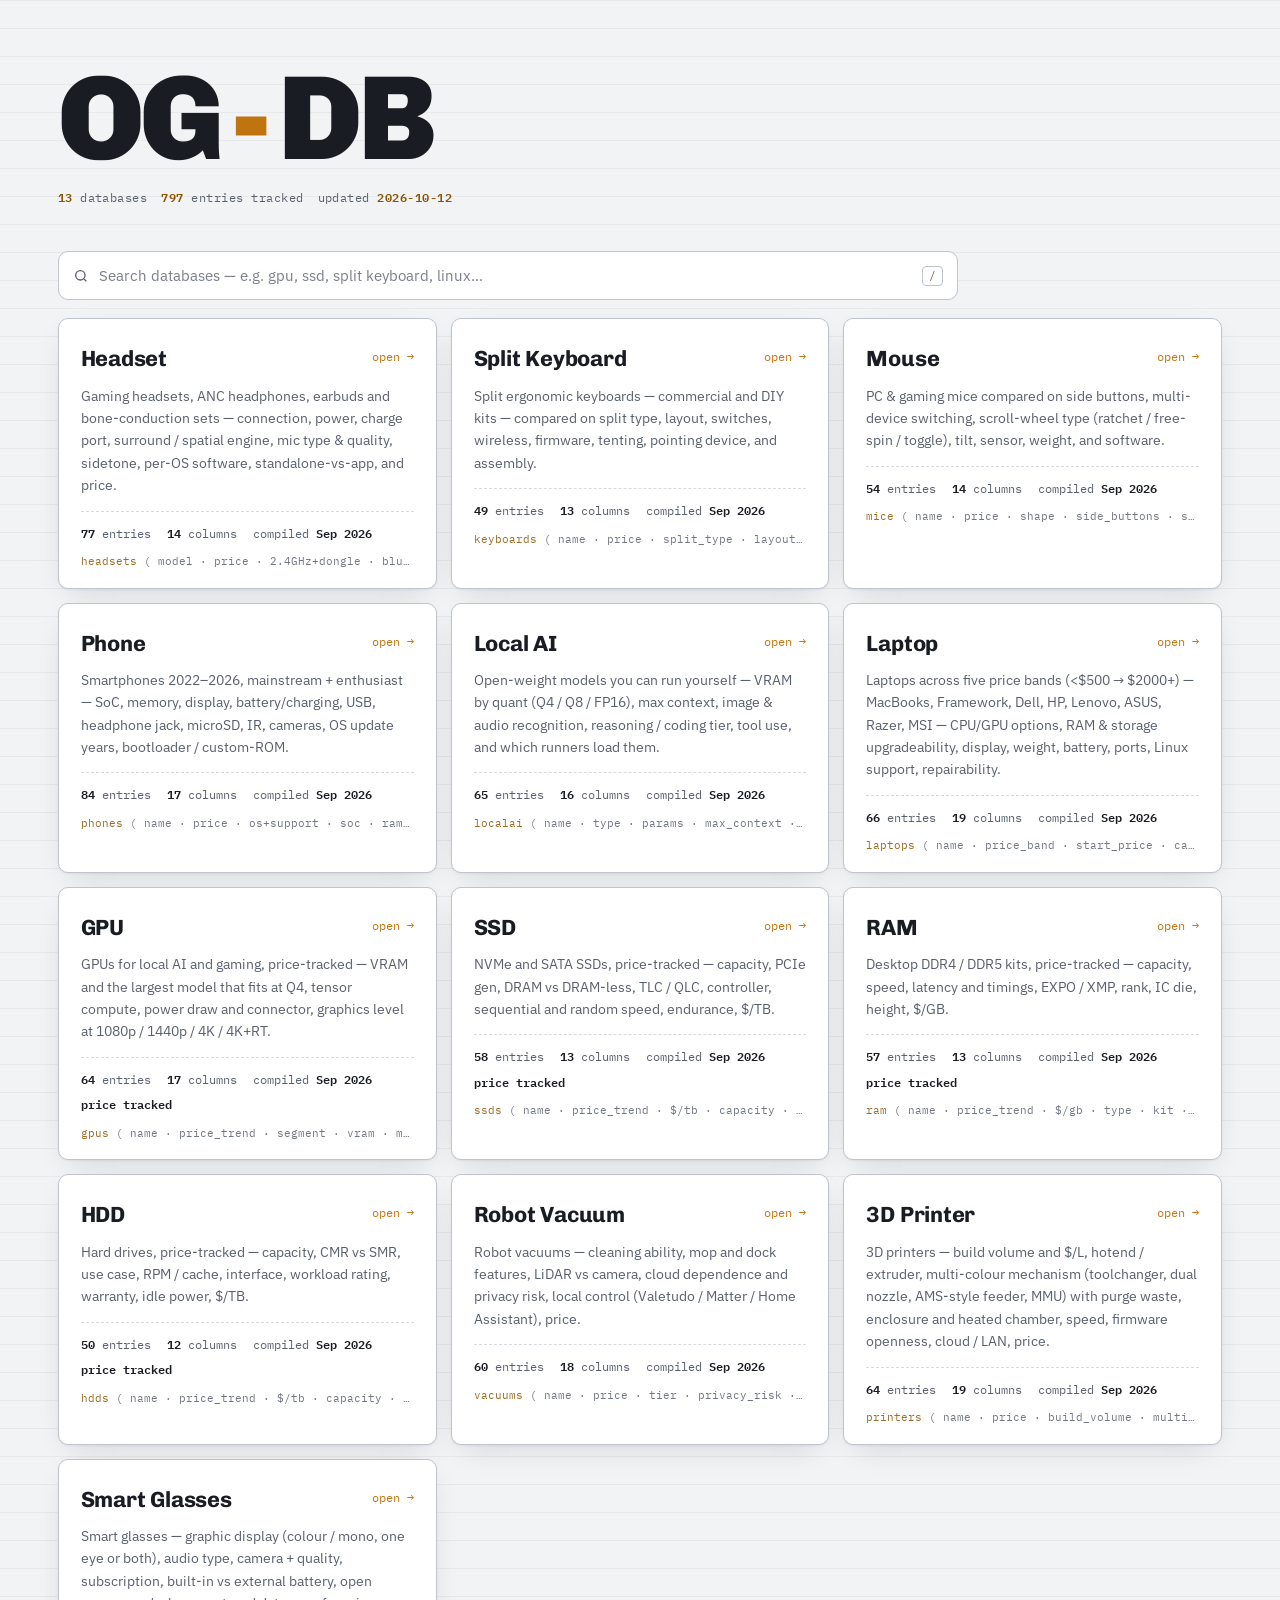
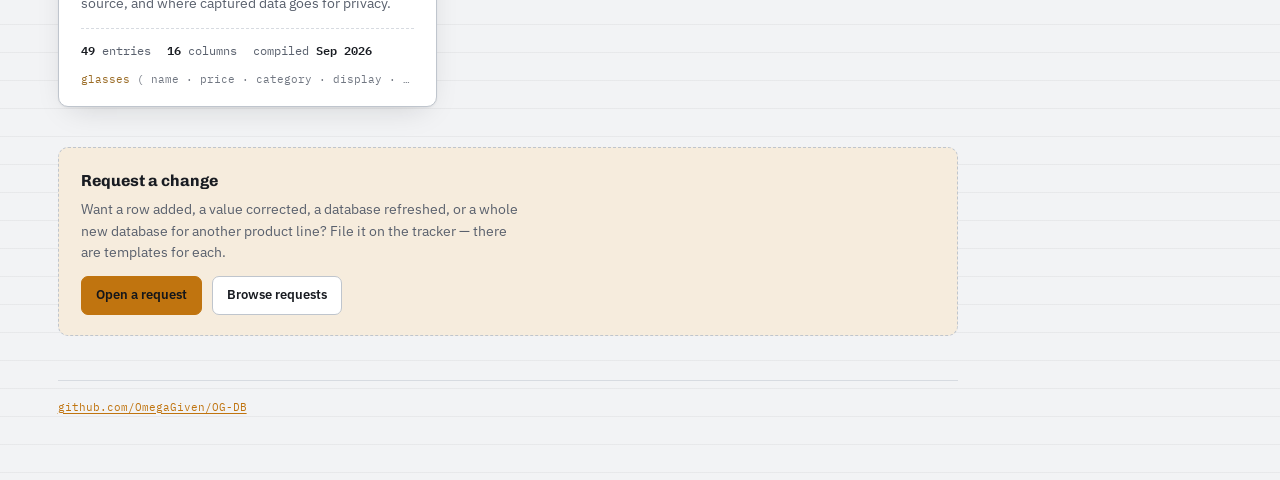
<file: index.html>
<!doctype html>
<html lang="en">
<head>
<meta charset="utf-8">
<meta name="viewport" content="width=device-width, initial-scale=1">
<title>OG-DB</title>
<meta name="description" content="A set of small, opinionated reference databases — each a single self-contained page plus a JSON file.">
<link rel="preconnect" href="https://fonts.googleapis.com">
<link rel="preconnect" href="https://fonts.gstatic.com" crossorigin>
<link rel="stylesheet" href="https://fonts.googleapis.com/css2?family=Chivo:wght@400;700;900&family=IBM+Plex+Sans:wght@400;500;600&family=IBM+Plex+Mono:wght@400;500;600&display=swap">
<style>
  :root{
    --bg:#f2f3f5;
    --surface:#ffffff;
    --surface-2:#e9ebee;
    --ink:#191c22;
    --ink-soft:#59606d;
    --line:#d7dbe1;
    --line-strong:#bfc5cd;
    --accent:#c0740f;
    --accent-ink:#8a5300;
    --accent-wash:#f6ecdd;
    --shadow:0 1px 2px rgba(20,22,27,.05),0 10px 30px -12px rgba(20,22,27,.18);
    --grid:rgba(25,28,34,.05);
  }
  @media (prefers-color-scheme:dark){
    :root:not([data-theme="light"]){
      --bg:#0e1014;
      --surface:#171a20;
      --surface-2:#1f232b;
      --ink:#e9ebef;
      --ink-soft:#98a0ae;
      --line:#2a2f38;
      --line-strong:#3a414d;
      --accent:#e8a33d;
      --accent-ink:#f0b968;
      --accent-wash:#2c2113;
      --shadow:0 1px 2px rgba(0,0,0,.4),0 16px 40px -16px rgba(0,0,0,.6);
      --grid:rgba(255,255,255,.045);
    }
  }
  :root[data-theme="dark"]{
    --bg:#0e1014;
    --surface:#171a20;
    --surface-2:#1f232b;
    --ink:#e9ebef;
    --ink-soft:#98a0ae;
    --line:#2a2f38;
    --line-strong:#3a414d;
    --accent:#e8a33d;
    --accent-ink:#f0b968;
    --accent-wash:#2c2113;
    --shadow:0 1px 2px rgba(0,0,0,.4),0 16px 40px -16px rgba(0,0,0,.6);
    --grid:rgba(255,255,255,.045);
  }

  *{box-sizing:border-box}
  html{-webkit-text-size-adjust:100%}
  body{
    margin:0;color:var(--ink);
    background:
      linear-gradient(var(--grid) 1px,transparent 1px) 0 0/100% 28px,
      var(--bg);
    font-family:"IBM Plex Sans",system-ui,-apple-system,Segoe UI,Roboto,sans-serif;
    line-height:1.6;
  }
  a{color:var(--accent);text-underline-offset:2px}
  .wrap{max-width:min(1600px,96vw);margin:0 auto;padding:clamp(28px,5vw,64px) clamp(16px,3vw,32px) 64px}
  .hero,.search,.nomatch,.contribute,footer{max-width:900px}

  /* hero */
  .hero{margin-bottom:44px}
  .wordmark{
    font-family:"Chivo",sans-serif;font-weight:900;letter-spacing:-.03em;
    font-size:clamp(52px,15vw,120px);line-height:.9;margin:0;
    display:flex;align-items:baseline;gap:.08em
  }
  .wordmark .dot{color:var(--accent)}
  .tagline{
    margin:18px 0 0;font-size:clamp(15px,2.4vw,18px);color:var(--ink);max-width:46ch;
    text-wrap:balance
  }
  .meta{
    margin-top:16px;font-family:"IBM Plex Mono",monospace;font-size:12px;
    letter-spacing:.04em;color:var(--ink-soft);display:flex;flex-wrap:wrap;gap:6px 14px
  }
  .meta b{color:var(--accent-ink);font-weight:600}

  /* section label */
  .lbl{
    font-family:"IBM Plex Mono",monospace;font-size:11px;letter-spacing:.22em;
    text-transform:uppercase;color:var(--ink-soft);margin:0 0 14px;
    display:flex;align-items:center;gap:10px
  }
  .lbl::after{content:"";flex:1;height:1px;background:var(--line)}

  /* search */
  .search{
    display:flex;align-items:center;gap:10px;margin:0 0 18px;padding:0 14px;
    background:var(--surface);border:1px solid var(--line-strong);border-radius:10px;
    color:var(--ink-soft);transition:border-color .14s
  }
  .search:focus-within{border-color:var(--accent);box-shadow:0 0 0 3px var(--accent-wash)}
  .search input{
    flex:1;min-width:0;border:0;outline:0;background:transparent;color:var(--ink);
    font:inherit;font-size:14.5px;padding:12px 0
  }
  .search input::placeholder{color:var(--ink-soft);opacity:.8}
  .search input::-webkit-search-cancel-button{-webkit-appearance:none}
  .search kbd{
    font-family:"IBM Plex Mono",monospace;font-size:10.5px;color:var(--ink-soft);
    border:1px solid var(--line-strong);border-radius:4px;padding:1px 6px;line-height:1.5
  }
  .nomatch{margin:0 0 18px;font-size:13.5px;color:var(--ink-soft)}
  .card[hidden]{display:none}

  /* database cards */
  .grid{display:grid;gap:14px;grid-template-columns:repeat(auto-fit,minmax(320px,1fr))}
  .card{
    position:relative;display:block;text-decoration:none;color:inherit;
    background:var(--surface);border:1px solid var(--line-strong);border-radius:10px;
    padding:22px 22px 18px;box-shadow:var(--shadow);
    transition:transform .16s ease,border-color .16s ease;
    transform:translateY(0)
  }
  .card:hover,.card:focus-visible{transform:translateY(-3px);border-color:var(--accent);outline:none}
  .card:focus-visible{box-shadow:0 0 0 3px var(--accent-wash),var(--shadow)}
  .card-top{display:flex;align-items:flex-start;justify-content:space-between;gap:16px}
  .card h2{
    font-family:"Chivo",sans-serif;font-weight:700;font-size:22px;letter-spacing:-.01em;
    margin:0
  }
  .go{
    font-family:"IBM Plex Mono",monospace;font-size:12px;color:var(--accent);
    white-space:nowrap;padding-top:6px
  }
  .card p{margin:8px 0 14px;font-size:14px;color:var(--ink-soft);max-width:52ch}
  .stats{
    display:flex;flex-wrap:wrap;gap:6px 16px;font-family:"IBM Plex Mono",monospace;
    font-size:11.5px;color:var(--ink-soft);border-top:1px dashed var(--line);padding-top:12px
  }
  .stats b{color:var(--ink);font-weight:600}
  .schema{
    margin-top:10px;font-family:"IBM Plex Mono",monospace;font-size:10.5px;
    color:var(--ink-soft);white-space:nowrap;overflow:hidden;text-overflow:ellipsis;
    opacity:.85
  }
  .schema span{color:var(--accent-ink)}

  /* contribute */
  .contribute{
    margin-top:40px;border:1px dashed var(--line-strong);border-radius:10px;
    padding:20px 22px;background:var(--accent-wash)
  }
  .contribute h2{
    font-family:"Chivo",sans-serif;font-weight:700;font-size:16px;margin:0 0 6px
  }
  .contribute p{margin:0 0 12px;font-size:13.5px;color:var(--ink-soft);max-width:56ch}
  .btnrow{display:flex;flex-wrap:wrap;gap:10px}
  .btn{
    font-family:"IBM Plex Sans",sans-serif;font-size:13px;font-weight:600;
    text-decoration:none;border-radius:7px;padding:8px 14px;transition:.14s
  }
  .btn.primary{background:var(--accent);color:#14161a;border:1px solid var(--accent)}
  .btn.primary:hover{filter:brightness(1.06)}
  .btn.ghost{color:var(--ink);border:1px solid var(--line-strong);background:var(--surface)}
  .btn.ghost:hover{border-color:var(--accent)}

  footer{
    margin-top:44px;padding-top:18px;border-top:1px solid var(--line);
    font-family:"IBM Plex Mono",monospace;font-size:11px;color:var(--ink-soft);
    display:flex;flex-wrap:wrap;gap:6px 18px
  }

  @media (prefers-reduced-motion:reduce){
    .card{transition:border-color .16s ease}
    .card:hover,.card:focus-visible{transform:none}
  }
</style>
</head>
<body>
<div class="wrap">

  <header class="hero">
    <h1 class="wordmark">OG<span class="dot">-</span>DB</h1>
    <div class="meta">
      <span><b>13</b> databases</span>
      <span><b>797</b> entries tracked</span>
      <span>updated <b>2026-10-12</b></span>
    </div>
  </header>

  <div class="search">
    <svg width="16" height="16" viewBox="0 0 24 24" fill="none" stroke="currentColor" stroke-width="2" aria-hidden="true"><circle cx="11" cy="11" r="7"/><path d="m20 20-3.5-3.5"/></svg>
    <input id="q" type="search" placeholder="Search databases — e.g. gpu, ssd, split keyboard, linux…" autocomplete="off" aria-label="Search databases">
    <kbd>/</kbd>
  </div>
  <p class="nomatch" id="nomatch" hidden>No database matches. <a href="https://github.com/OmegaGiven/OG-DB/issues/new/choose">Request one &rarr;</a></p>

  <div class="grid" id="grid">
    <a class="card" href="headsets/">
      <div class="card-top">
        <h2>Headset</h2>
        <span class="go">open &rarr;</span>
      </div>
      <p>Gaming headsets, ANC headphones, earbuds and bone-conduction sets — connection, power, charge port, surround / spatial engine, mic type &amp; quality, sidetone, per-OS software, standalone-vs-app, and price. </p>
      <div class="stats">
        <span><b>77</b> entries</span>
        <span><b>14</b> columns</span>
        <span>compiled <b>Sep 2026</b></span>
      </div>
      <div class="schema"><span>headsets</span> ( model · price · 2.4GHz+dongle · bluetooth · wired · power · charge_port · spatial · mic · sidetone · software · standalone · source )</div>
    </a>
    <a class="card" href="keyboards/">
      <div class="card-top">
        <h2>Split Keyboard</h2>
        <span class="go">open &rarr;</span>
      </div>
      <p>Split ergonomic keyboards — commercial and DIY kits — compared on split type, layout, switches, wireless, firmware, tenting, pointing device, and assembly.</p>
      <div class="stats">
        <span><b>49</b> entries</span>
        <span><b>13</b> columns</span>
        <span>compiled <b>Sep 2026</b></span>
      </div>
      <div class="schema"><span>keyboards</span> ( name · price · split_type · layout · keys · switches · keycaps · connection · firmware · tenting · pointing_device · assembly · source )</div>
    </a>
    <a class="card" href="mice/">
      <div class="card-top">
        <h2>Mouse</h2>
        <span class="go">open &rarr;</span>
      </div>
      <p>PC &amp; gaming mice compared on side buttons, multi-device switching, scroll-wheel type (ratchet / free-spin / toggle), tilt, sensor, weight, and software.</p>
      <div class="stats">
        <span><b>54</b> entries</span>
        <span><b>14</b> columns</span>
        <span>compiled <b>Sep 2026</b></span>
      </div>
      <div class="schema"><span>mice</span> ( name · price · shape · side_buttons · scroll_wheel · tilt · connection · multi_device · sensor · dpi · weight · onboard · software · source )</div>
    </a>
    <a class="card" href="phones/">
      <div class="card-top">
        <h2>Phone</h2>
        <span class="go">open &rarr;</span>
      </div>
      <p>Smartphones 2022&ndash;2026, mainstream + enthusiast — SoC, memory, display, battery/charging, USB, headphone jack, microSD, IR, cameras, OS update years, bootloader / custom-ROM.</p>
      <div class="stats">
        <span><b>84</b> entries</span>
        <span><b>17</b> columns</span>
        <span>compiled <b>Sep 2026</b></span>
      </div>
      <div class="schema"><span>phones</span> ( name · price · os+support · soc · ram/storage · display · battery · usb · jack · microSD · sim · ir · ip · cameras · bootloader/rom · weight · source )</div>
    </a>
    <a class="card" href="localai/">
      <div class="card-top">
        <h2>Local AI</h2>
        <span class="go">open &rarr;</span>
      </div>
      <p>Open-weight models you can run yourself — VRAM by quant (Q4 / Q8 / FP16), max context, image &amp; audio recognition, reasoning / coding tier, tool use, and which runners load them.</p>
      <div class="stats">
        <span><b>65</b> entries</span>
        <span><b>16</b> columns</span>
        <span>compiled <b>Sep 2026</b></span>
      </div>
      <div class="schema"><span>localai</span> ( name · type · params · max_context · vram_q4 · vram_q8 · vram_fp16 · kv_cache · image · audio · reasoning · coding · tool_use · runners · license · source )</div>
    </a>
    <a class="card" href="laptops/">
      <div class="card-top">
        <h2>Laptop</h2>
        <span class="go">open &rarr;</span>
      </div>
      <p>Laptops across five price bands (&lt;$500 &rarr; $2000+) — MacBooks, Framework, Dell, HP, Lenovo, ASUS, Razer, MSI — CPU/GPU options, RAM &amp; storage upgradeability, display, weight, battery, ports, Linux support, repairability.</p>
      <div class="stats">
        <span><b>66</b> entries</span>
        <span><b>19</b> columns</span>
        <span>compiled <b>Sep 2026</b></span>
      </div>
      <div class="schema"><span>laptops</span> ( name · price_band · start_price · category · build_quality · touchscreen · cpu · gpu · ram · storage · display · weight · battery · ports · charge · os · linux · repairability · source )</div>
    </a>
    <a class="card" href="gpus/">
      <div class="card-top">
        <h2>GPU</h2>
        <span class="go">open &rarr;</span>
      </div>
      <p>GPUs for local AI and gaming, price-tracked — VRAM and the largest model that fits at Q4, tensor compute, power draw and connector, graphics level at 1080p / 1440p / 4K / 4K+RT.</p>
      <div class="stats">
        <span><b>64</b> entries</span>
        <span><b>17</b> columns</span>
        <span>compiled <b>Sep 2026</b></span>
        <span><b>price tracked</b></span>
      </div>
      <div class="schema"><span>gpus</span> ( name · price_trend · segment · vram · max_model_q4 · ai_compute · power · res_target · raster · rt · 1080p · 1440p · 4k · 4k_rt · upscaling · size · source )</div>
    </a>
    <a class="card" href="ssds/">
      <div class="card-top">
        <h2>SSD</h2>
        <span class="go">open &rarr;</span>
      </div>
      <p>NVMe and SATA SSDs, price-tracked — capacity, PCIe gen, DRAM vs DRAM-less, TLC / QLC, controller, sequential and random speed, endurance, $/TB.</p>
      <div class="stats">
        <span><b>58</b> entries</span>
        <span><b>13</b> columns</span>
        <span>compiled <b>Sep 2026</b></span>
        <span><b>price tracked</b></span>
      </div>
      <div class="schema"><span>ssds</span> ( name · price_trend · $/tb · capacity · interface · dram · nand · controller · seq · random_iops · endurance · heatsink · source )</div>
    </a>
    <a class="card" href="ram/">
      <div class="card-top">
        <h2>RAM</h2>
        <span class="go">open &rarr;</span>
      </div>
      <p>Desktop DDR4 / DDR5 kits, price-tracked — capacity, speed, latency and timings, EXPO / XMP, rank, IC die, height, $/GB.</p>
      <div class="stats">
        <span><b>57</b> entries</span>
        <span><b>13</b> columns</span>
        <span>compiled <b>Sep 2026</b></span>
        <span><b>price tracked</b></span>
      </div>
      <div class="schema"><span>ram</span> ( name · price_trend · $/gb · type · kit · speed · latency · profile · rank · ic_die · rgb · height · source )</div>
    </a>
    <a class="card" href="hdds/">
      <div class="card-top">
        <h2>HDD</h2>
        <span class="go">open &rarr;</span>
      </div>
      <p>Hard drives, price-tracked — capacity, CMR vs SMR, use case, RPM / cache, interface, workload rating, warranty, idle power, $/TB.</p>
      <div class="stats">
        <span><b>50</b> entries</span>
        <span><b>12</b> columns</span>
        <span>compiled <b>Sep 2026</b></span>
        <span><b>price tracked</b></span>
      </div>
      <div class="schema"><span>hdds</span> ( name · price_trend · $/tb · capacity · recording · use_case · rpm · interface · workload · warranty · idle_power · source )</div>
    </a>
    <a class="card" href="vacuums/">
      <div class="card-top">
        <h2>Robot Vacuum</h2>
        <span class="go">open &rarr;</span>
      </div>
      <p>Robot vacuums — cleaning ability, mop and dock features, LiDAR vs camera, cloud dependence and privacy risk, local control (Valetudo / Matter / Home Assistant), price.</p>
      <div class="stats">
        <span><b>60</b> entries</span>
        <span><b>18</b> columns</span>
        <span>compiled <b>Sep 2026</b></span>
      </div>
      <div class="schema"><span>vacuums</span> ( name · price · tier · privacy_risk · navigation · obstacle_avoidance · suction · pickup · mop · dock · hair · threshold · battery · noise · local_control · voice · warranty · source )</div>
    </a>
    <a class="card" href="printers/">
      <div class="card-top">
        <h2>3D Printer</h2>
        <span class="go">open &rarr;</span>
      </div>
      <p>3D printers — build volume and $/L, hotend / extruder, multi-colour mechanism (toolchanger, dual nozzle, AMS-style feeder, MMU) with purge waste, enclosure and heated chamber, speed, firmware openness, cloud / LAN, price.</p>
      <div class="stats">
        <span><b>64</b> entries</span>
        <span><b>19</b> columns</span>
        <span>compiled <b>Sep 2026</b></span>
      </div>
      <div class="schema"><span>printers</span> ( name · price · build_volume · multi_colour · colour_system · hotend · nozzle_max · motion · enclosure · speed · bed · levelling · camera_ai · firmware · cloud · assembly · materials · noise · source )</div>
    </a>
    <a class="card" href="glasses/">
      <div class="card-top">
        <h2>Smart Glasses</h2>
        <span class="go">open &rarr;</span>
      </div>
      <p>Smart glasses — graphic display (colour / mono, one eye or both), audio type, camera + quality, subscription, built-in vs external battery, open source, and where captured data goes for privacy.</p>
      <div class="stats">
        <span><b>49</b> entries</span>
        <span><b>16</b> columns</span>
        <span>compiled <b>Sep 2026</b></span>
      </div>
      <div class="schema"><span>glasses</span> ( name · price · category · display · graphic_ui · audio · camera · subscription · power · open_source · privacy_risk · where_data_goes · platform · weight · prescription · source )</div>
    </a>
  </div>

  <section class="contribute">
    <h2>Request a change</h2>
    <p>Want a row added, a value corrected, a database refreshed, or a whole new database for another product line? File it on the tracker — there are templates for each.</p>
    <div class="btnrow">
      <a class="btn primary" href="https://github.com/OmegaGiven/OG-DB/issues/new/choose">Open a request</a>
      <a class="btn ghost" href="https://github.com/OmegaGiven/OG-DB/issues">Browse requests</a>
    </div>
  </section>

  <footer>
    <span><a href="https://github.com/OmegaGiven/OG-DB">github.com/OmegaGiven/OG-DB</a></span>
  </footer>

</div>
<script>
(function(){
  const q=document.getElementById('q'), grid=document.getElementById('grid'), nomatch=document.getElementById('nomatch');
  const cards=[...grid.querySelectorAll('.card')].map(el=>({el,text:el.textContent.replace(/\s+/g,' ').toLowerCase()}));
  function run(){
    const terms=q.value.trim().toLowerCase().split(/\s+/).filter(Boolean);
    let shown=0;
    cards.forEach(c=>{const ok=terms.every(t=>c.text.includes(t));c.el.hidden=!ok;if(ok)shown++;});
    nomatch.hidden=shown>0;
  }
  q.addEventListener('input',run);
  document.addEventListener('keydown',e=>{
    if(e.key==='/'&&document.activeElement!==q&&!/input|textarea/i.test(document.activeElement.tagName)){e.preventDefault();q.focus();}
    if(e.key==='Escape'&&document.activeElement===q){q.value='';run();q.blur();}
  });
})();
</script>
</body>
</html>
</file>
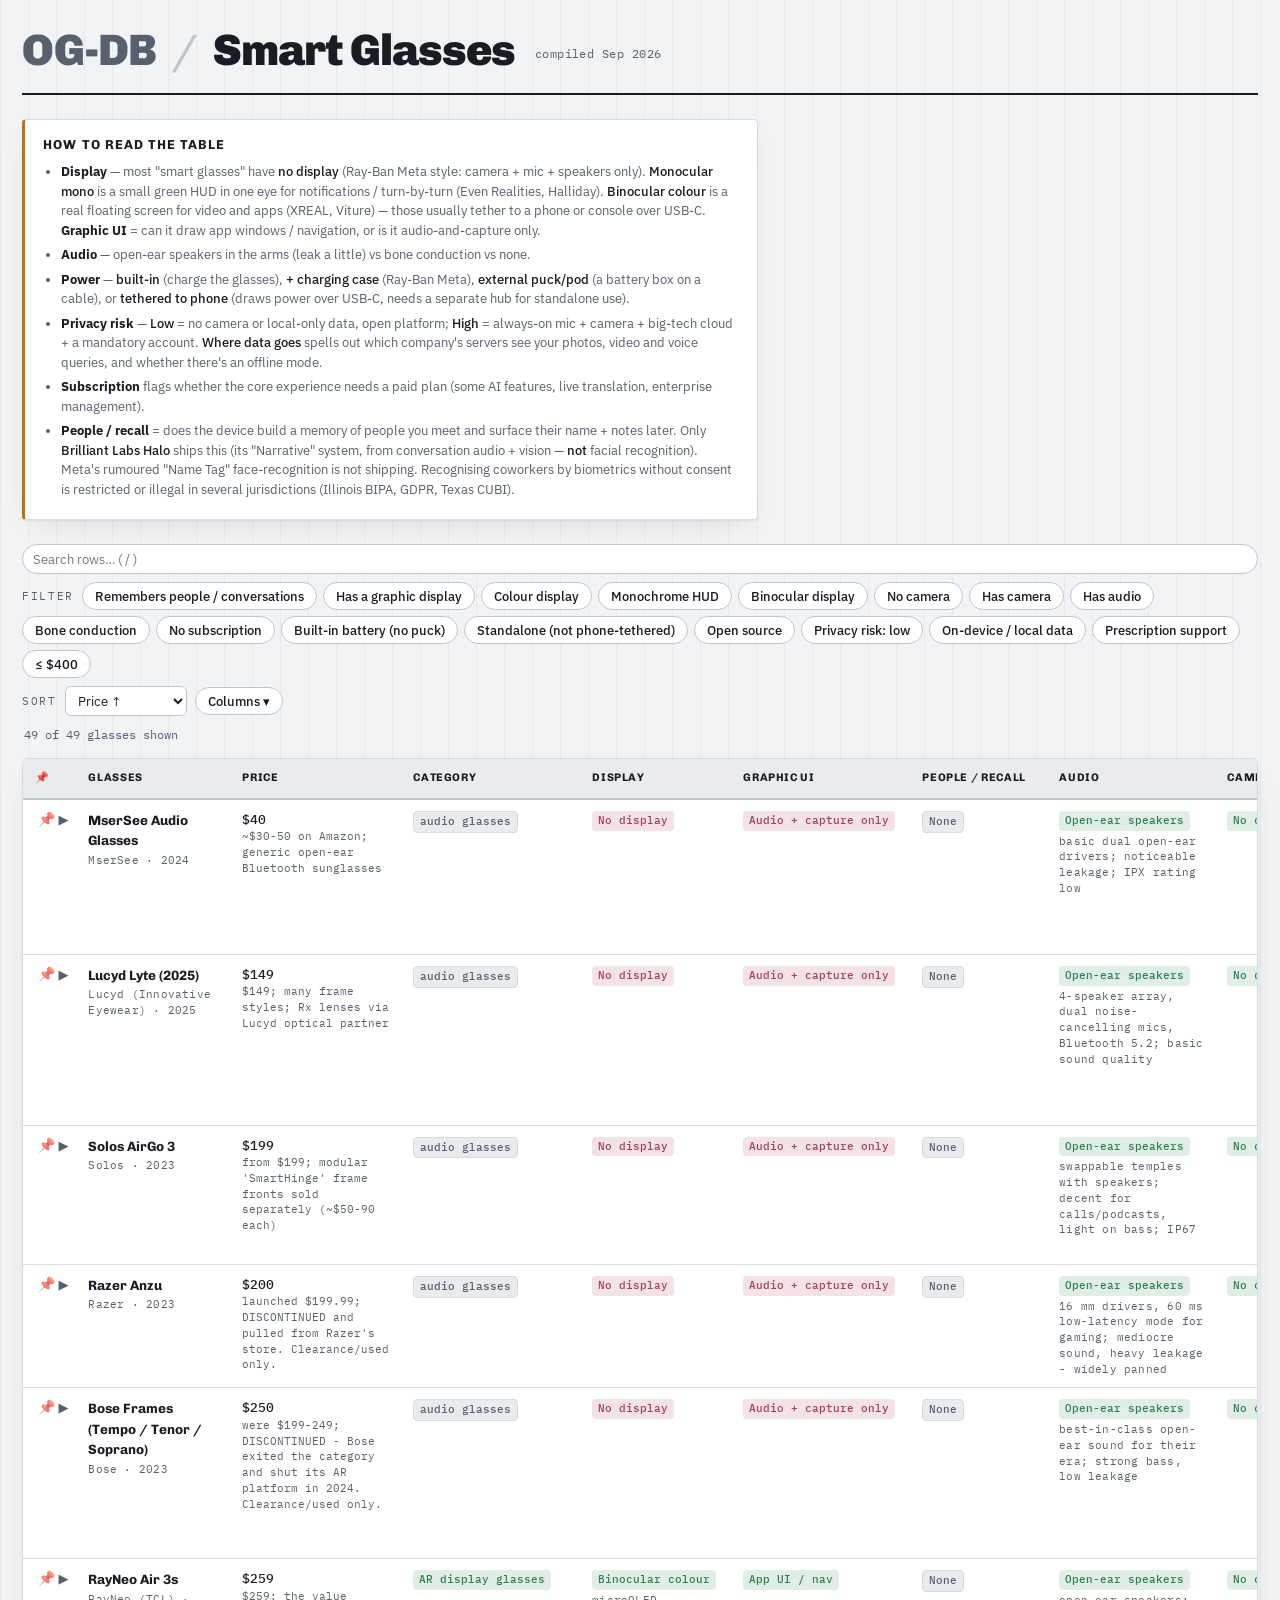
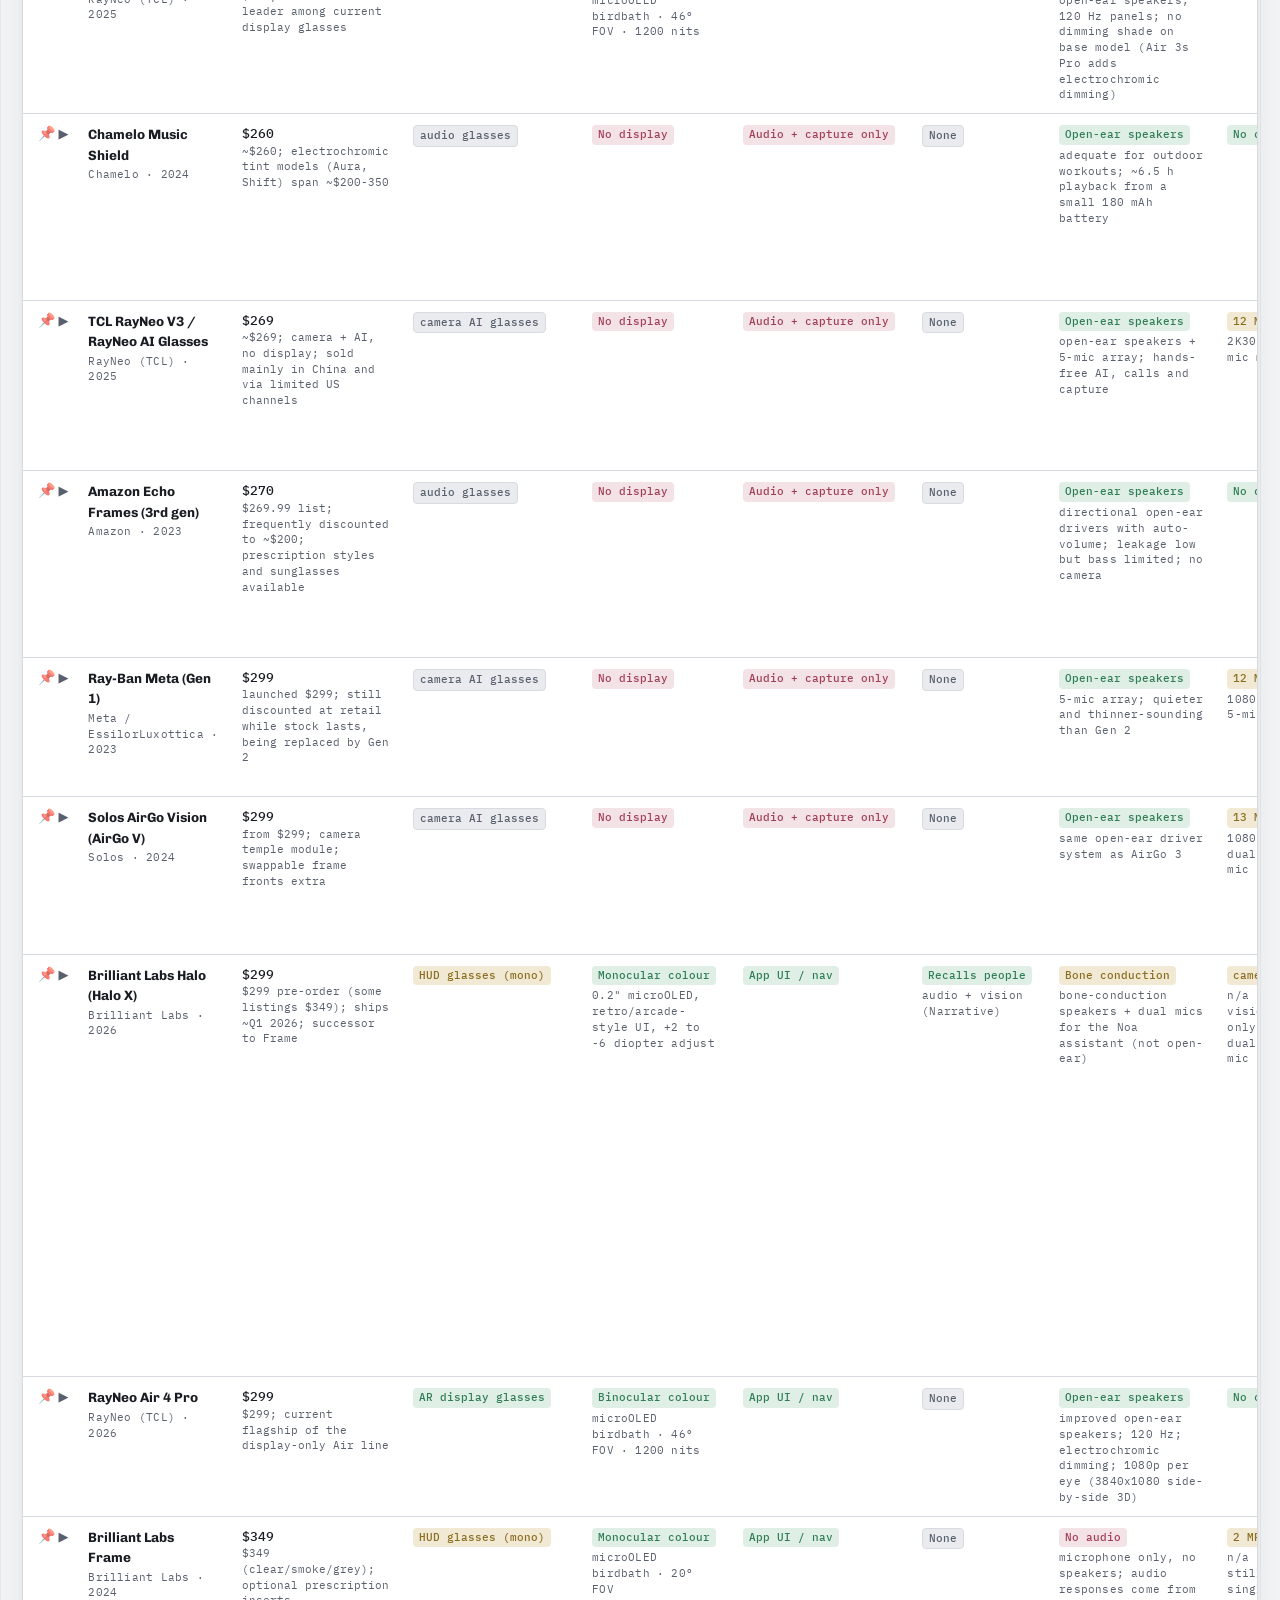
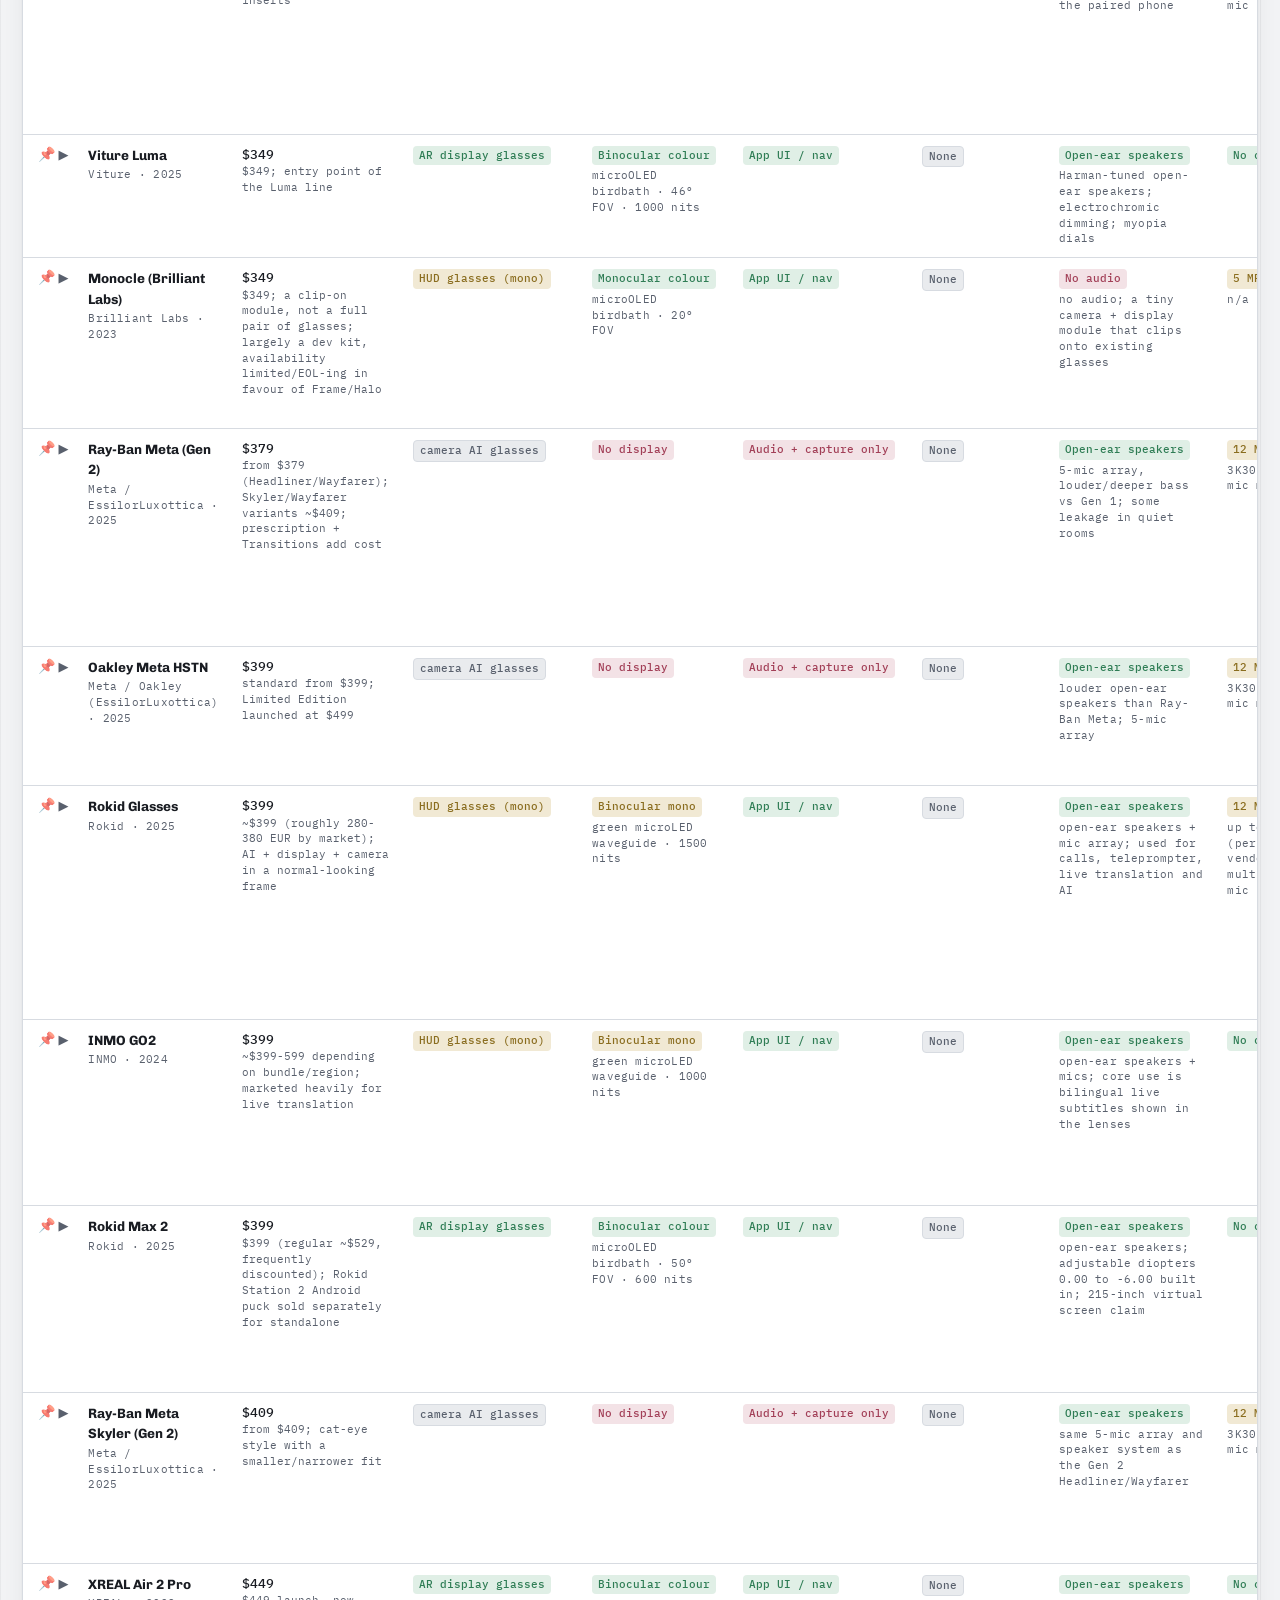
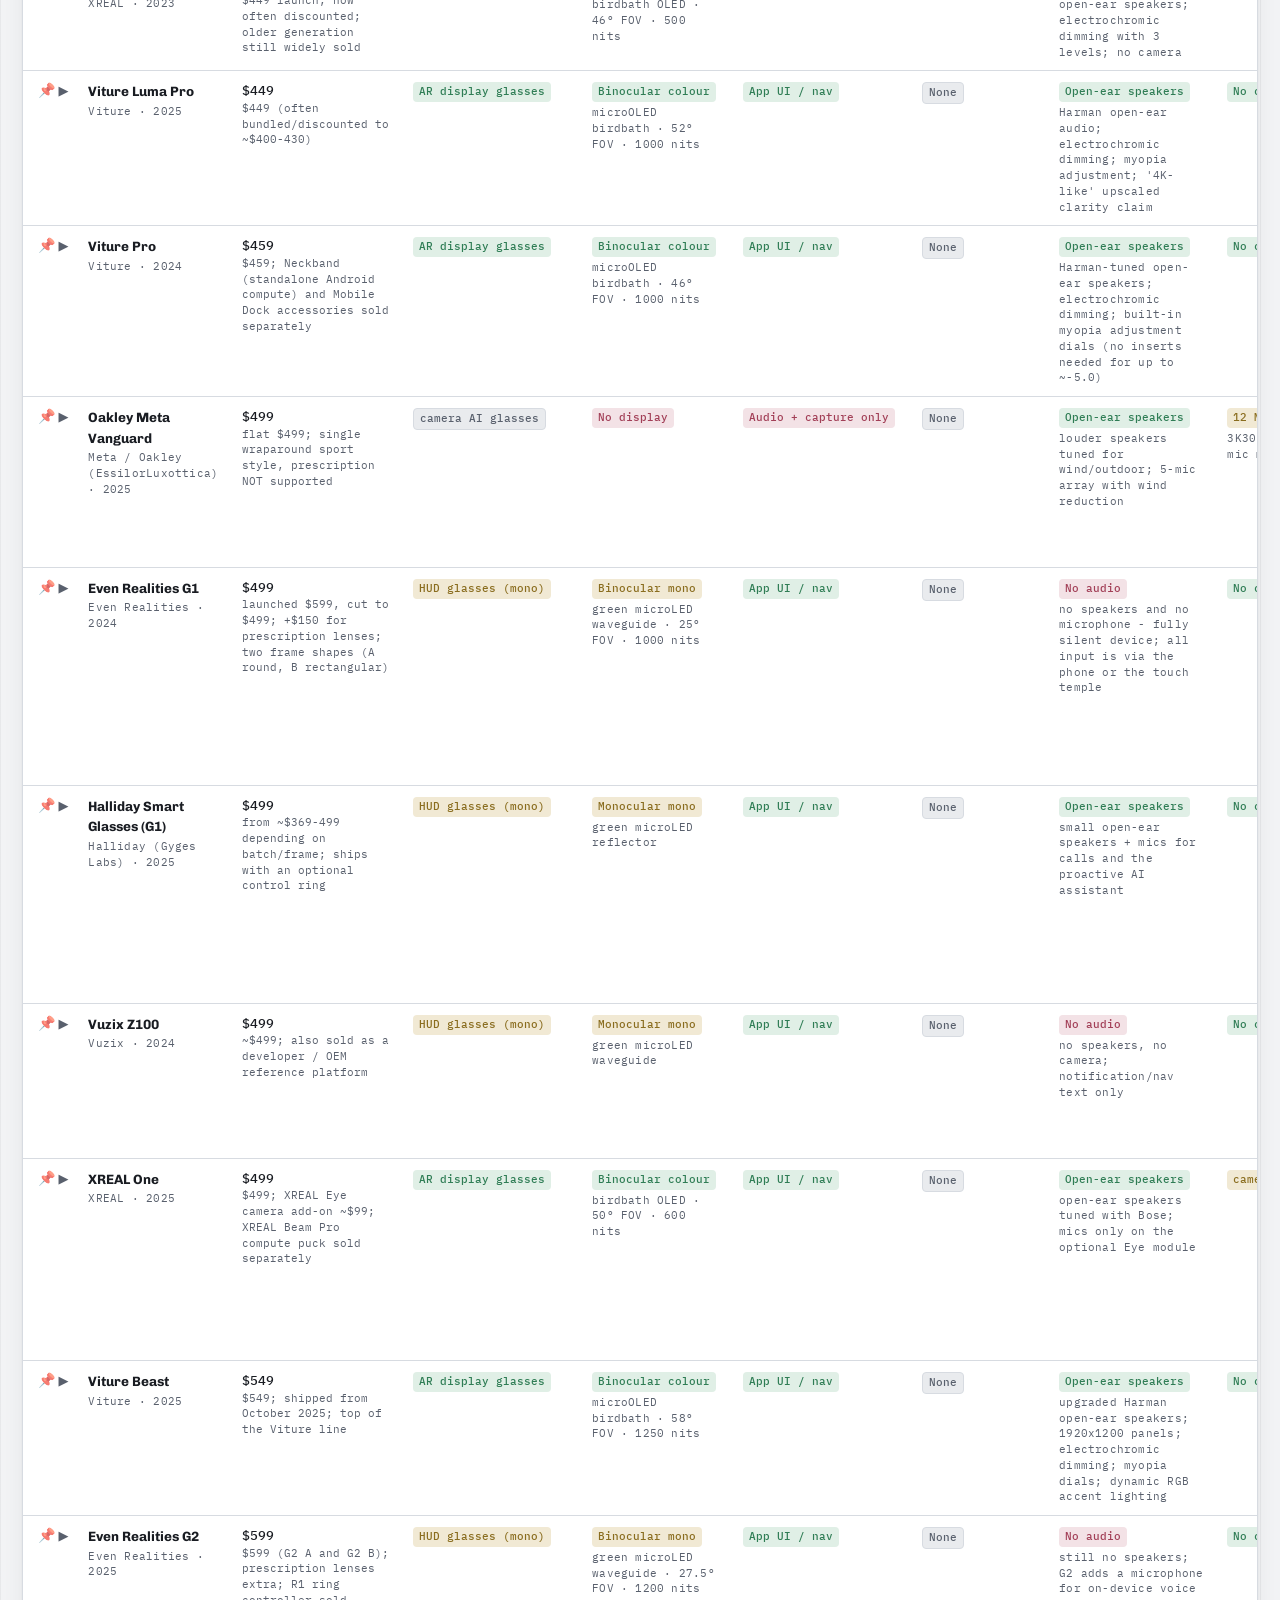
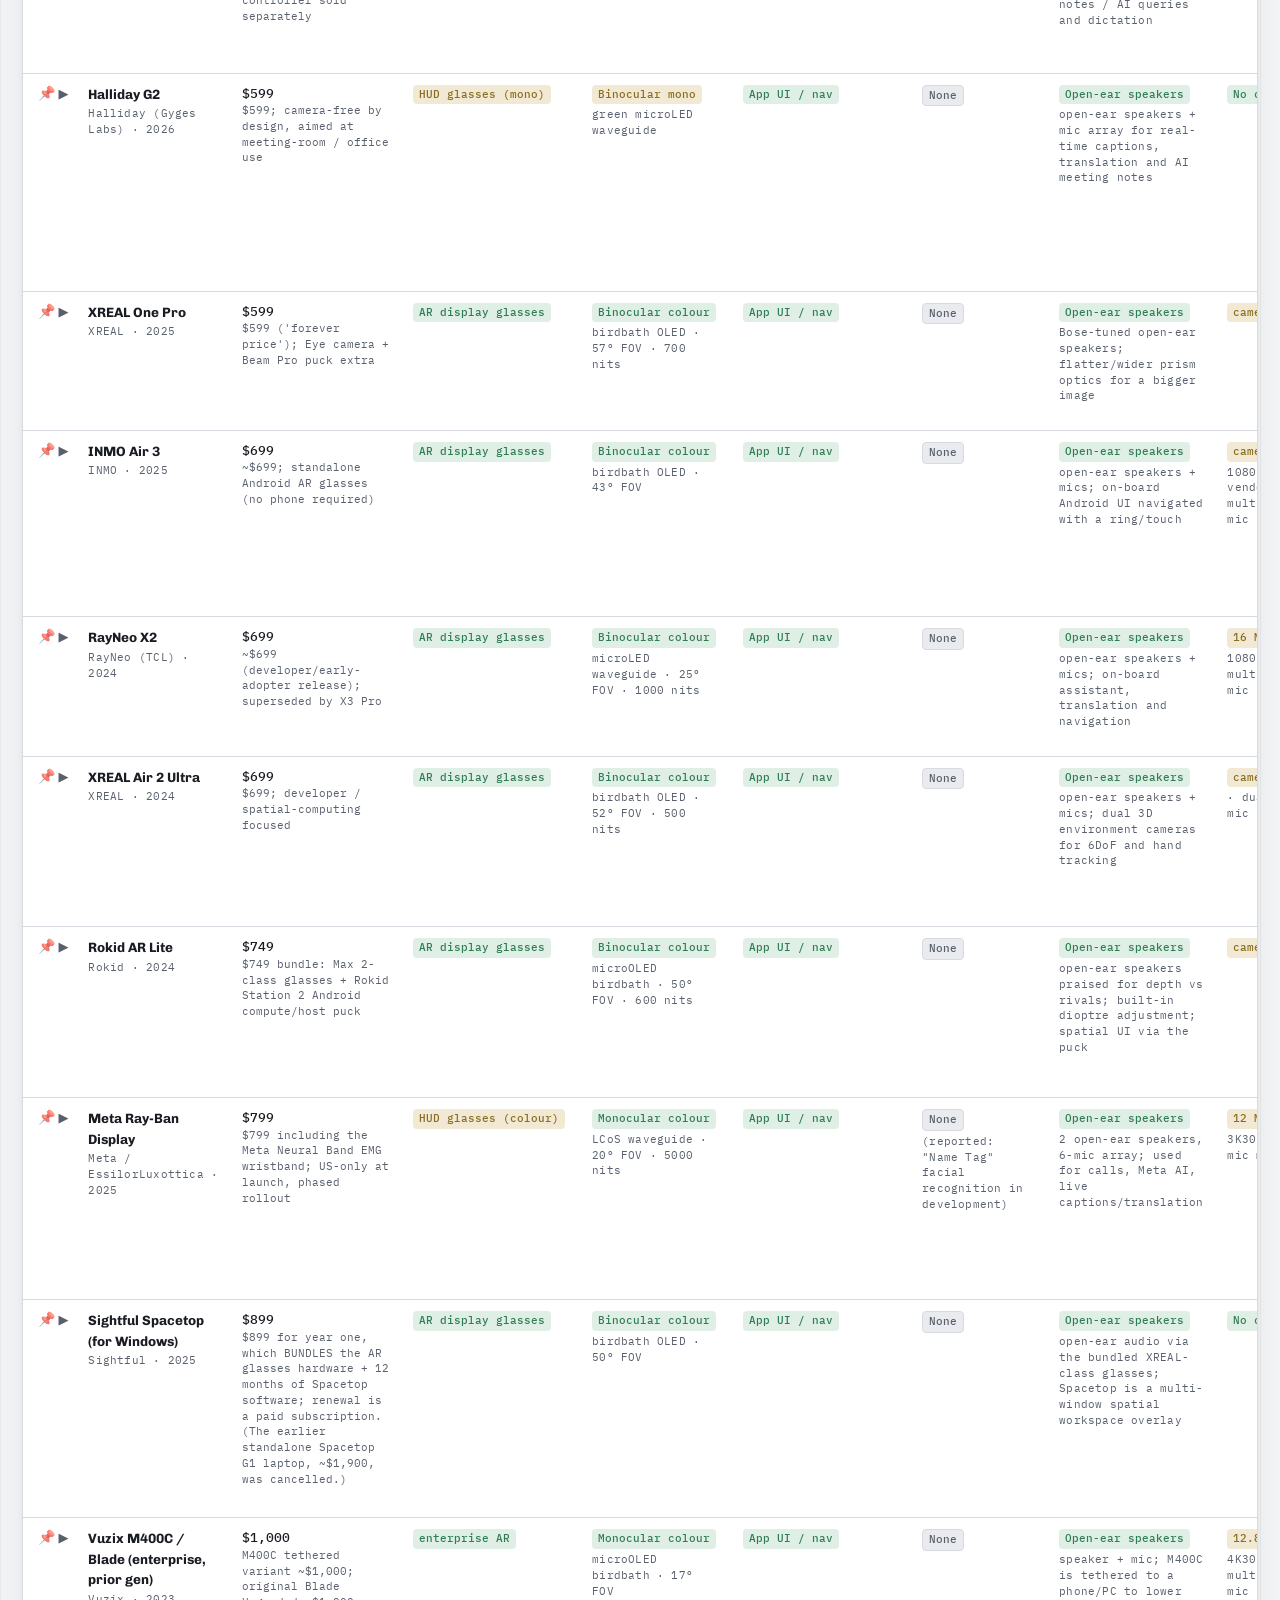
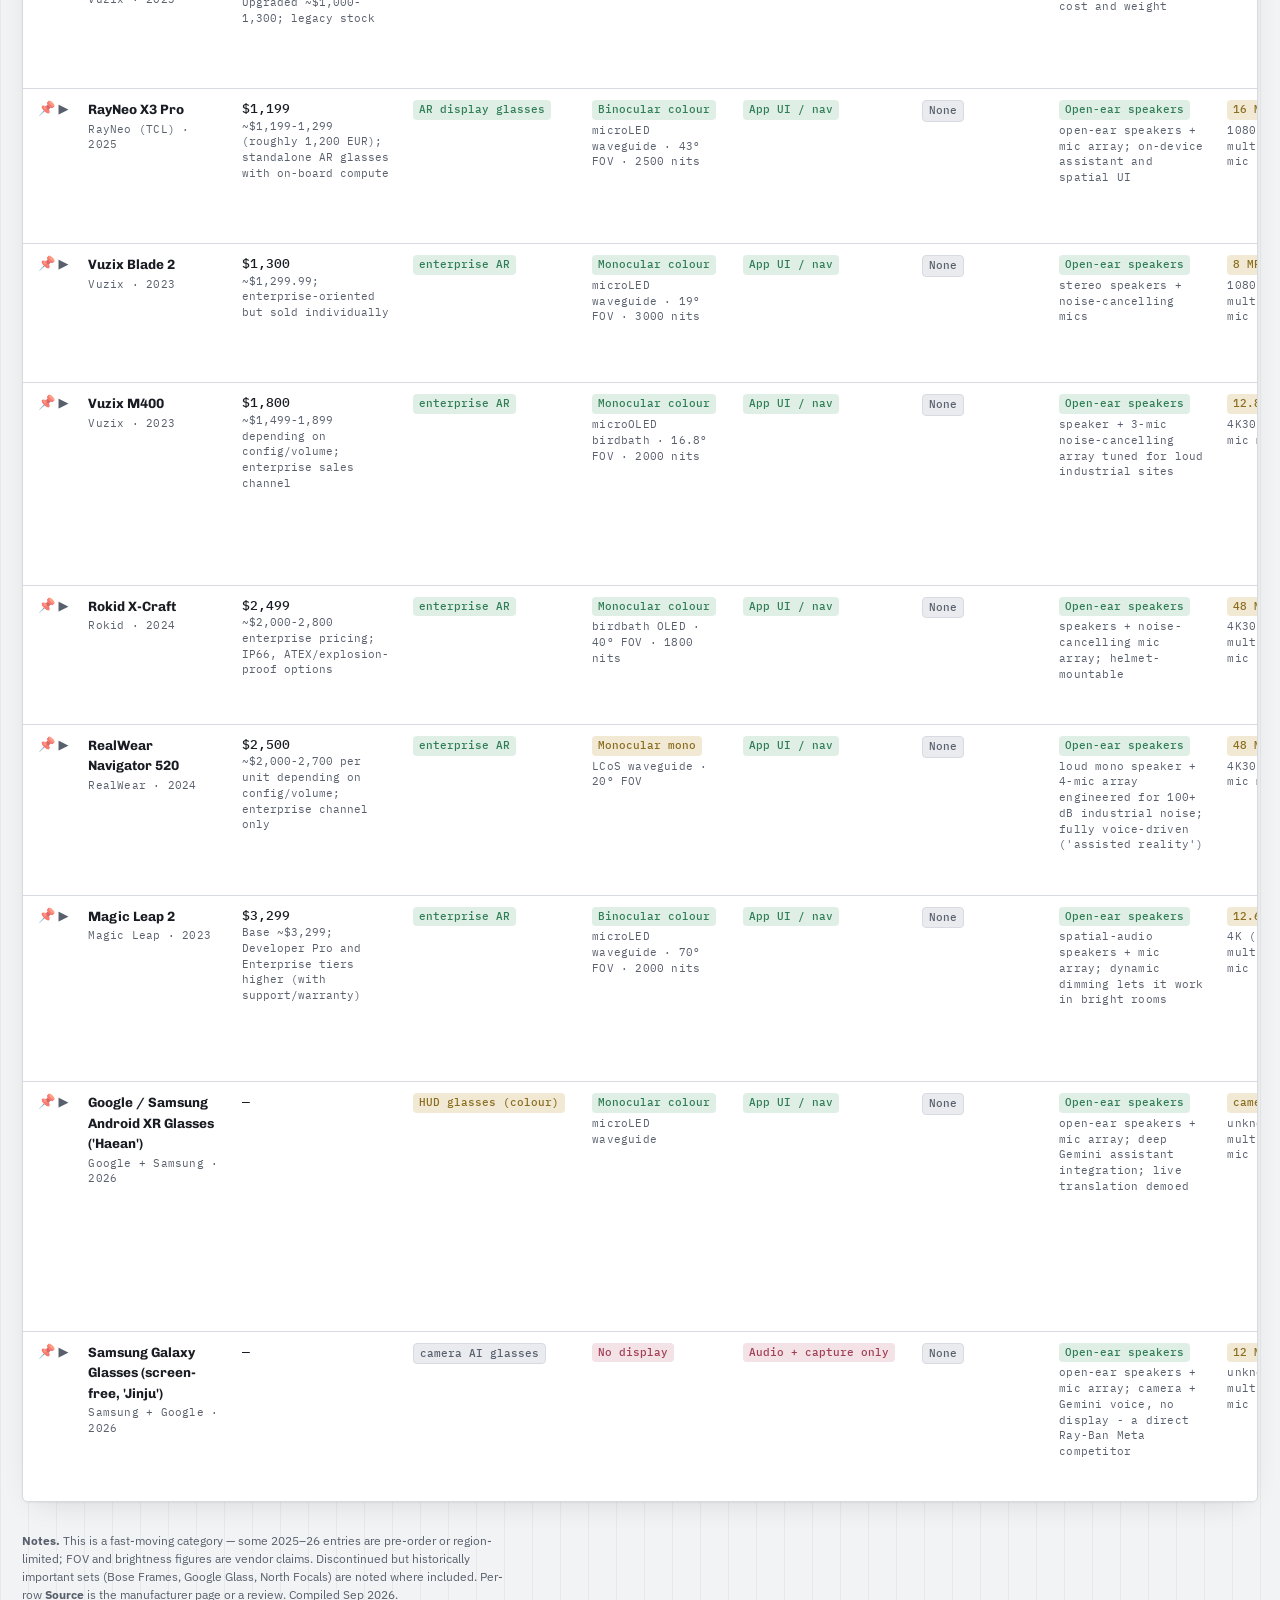
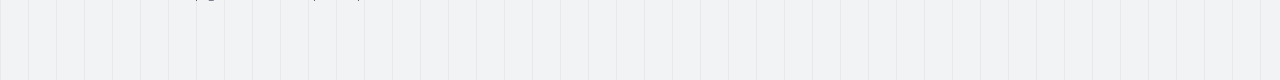
<file: glasses/index.html>
<!doctype html>
<html lang="en">
<head>
<meta charset="utf-8">
<meta name="viewport" content="width=device-width, initial-scale=1">
<title>Smart Glasses</title>
<meta name="description" content="Smart glasses compared on display (graphic UI, colour vs mono, one eye or both), audio type, camera and quality, subscription, battery (built-in vs puck), open source, and where captured data goes for privacy.">
<link rel="preconnect" href="https://fonts.googleapis.com">
<link rel="preconnect" href="https://fonts.gstatic.com" crossorigin>
<link rel="stylesheet" href="https://fonts.googleapis.com/css2?family=Chivo:wght@400;700;900&family=IBM+Plex+Sans:wght@400;500;600&family=IBM+Plex+Mono:wght@400;500;600&display=swap">
<style>
body{margin:0;font:14px/1.5 system-ui,-apple-system,Segoe UI,Roboto,sans-serif}img{max-width:100%}[hidden]{display:none!important}
:root{
  --bg:#f2f3f5;--surface:#fff;--surface-2:#e9ebee;--ink:#191c22;--ink-soft:#59606d;
  --line:#d7dbe1;--line-strong:#bfc5cd;--accent:#c0740f;--accent-ink:#8a5300;--accent-wash:#f6ecdd;
  --yes:#2f7d55;--yes-bg:#e0efe6;--no:#a23f57;--no-bg:#f3e2e6;--partial:#8a6d1f;--partial-bg:#f1e9d4;
  --shadow:0 1px 2px rgba(20,22,27,.05),0 10px 30px -14px rgba(20,22,27,.16);
  --grid:rgba(25,28,34,.05);
}
@media (prefers-color-scheme:dark){:root:not([data-theme="light"]){
  --bg:#0e1014;--surface:#171a20;--surface-2:#1f232b;--ink:#e9ebef;--ink-soft:#98a0ae;
  --line:#2a2f38;--line-strong:#3a414d;--accent:#e8a33d;--accent-ink:#f0b968;--accent-wash:#2c2113;
  --yes:#6fc394;--yes-bg:#183328;--no:#e08aa0;--no-bg:#3a2029;--partial:#d9b968;--partial-bg:#332c15;
  --shadow:0 1px 2px rgba(0,0,0,.4),0 16px 40px -18px rgba(0,0,0,.6);--grid:rgba(255,255,255,.045);
}}
:root[data-theme="dark"]{
  --bg:#0e1014;--surface:#171a20;--surface-2:#1f232b;--ink:#e9ebef;--ink-soft:#98a0ae;
  --line:#2a2f38;--line-strong:#3a414d;--accent:#e8a33d;--accent-ink:#f0b968;--accent-wash:#2c2113;
  --yes:#6fc394;--yes-bg:#183328;--no:#e08aa0;--no-bg:#3a2029;--partial:#d9b968;--partial-bg:#332c15;
  --shadow:0 1px 2px rgba(0,0,0,.4),0 16px 40px -18px rgba(0,0,0,.6);--grid:rgba(255,255,255,.045);
}
*{box-sizing:border-box}
body{
  margin:0;color:var(--ink);
  background:linear-gradient(90deg,var(--grid) 1px,transparent 1px) 0 0/28px 100%,var(--bg);
  font-family:"IBM Plex Sans",system-ui,-apple-system,Segoe UI,Roboto,sans-serif;line-height:1.5;
}
.wrap{max-width:min(2600px,99vw);margin:0 auto;padding:clamp(16px,2.5vw,28px) clamp(8px,1.5vw,16px) 64px}

header.masthead{border-bottom:2px solid var(--ink);padding-bottom:20px;margin-bottom:24px}
h1{font-family:"Chivo",sans-serif;font-weight:900;font-size:clamp(26px,4.6vw,44px);
  line-height:1.02;margin:0;letter-spacing:-.02em;text-wrap:balance}
h1 .crumb{color:var(--ink-soft);text-decoration:none}
h1 .crumb:hover,h1 .crumb:focus-visible{color:var(--accent)}
h1 .sep{color:var(--line-strong);margin:0 .35em;font-weight:400}
.compiled{font-family:"IBM Plex Mono",monospace;font-size:12px;letter-spacing:.04em;
  color:var(--ink-soft);font-weight:400;white-space:nowrap;margin-left:12px;vertical-align:middle}

.primer{background:var(--surface);border:1px solid var(--line);border-left:3px solid var(--accent);
  border-radius:4px;padding:15px 18px;margin:20px 0 24px;box-shadow:var(--shadow);max-width:92ch}
.primer h2{font-family:"Chivo",sans-serif;font-weight:700;font-size:13px;margin:0 0 8px;
  text-transform:uppercase;letter-spacing:.08em}
.primer ul{margin:0;padding-left:18px;font-size:13px;color:var(--ink-soft)}
.primer li{margin:5px 0}
.primer strong{color:var(--ink)}
.primer em{color:var(--ink);font-style:normal;font-weight:500}

.controls{display:flex;flex-wrap:wrap;gap:8px;align-items:center;margin-bottom:8px}
.controls .grp{display:flex;flex-wrap:wrap;gap:6px;align-items:center}
.glabel{font-family:"IBM Plex Mono",monospace;font-size:11px;letter-spacing:.14em;
  text-transform:uppercase;color:var(--ink-soft);margin-right:2px}
button.chip{font-family:"IBM Plex Sans",sans-serif;font-size:12.5px;font-weight:500;color:var(--ink);
  background:var(--surface);border:1px solid var(--line-strong);border-radius:999px;padding:5px 12px;cursor:pointer;transition:.12s}
button.chip:hover{border-color:var(--accent)}
button.chip[aria-pressed="true"]{background:var(--accent);border-color:var(--accent);color:#1a1d23}
button.chip:focus-visible,select:focus-visible,tr.row:focus-visible{outline:2px solid var(--accent);outline-offset:2px}
select{font-family:"IBM Plex Sans",sans-serif;font-size:12.5px;padding:5px 8px;background:var(--surface);
  color:var(--ink);border:1px solid var(--line-strong);border-radius:6px}
.count{font-family:"IBM Plex Mono",monospace;font-size:12px;color:var(--ink-soft);margin:10px 2px 14px}

.colwrap{position:relative}
.colpanel{position:absolute;top:calc(100% + 6px);right:0;z-index:20;background:var(--surface);
  border:1px solid var(--line-strong);border-radius:8px;box-shadow:var(--shadow);padding:12px 14px;
  width:260px;max-height:70vh;overflow:auto;display:flex;flex-direction:column;gap:7px}
.colpanel .colhead{margin:0 0 2px;font-family:"IBM Plex Mono",monospace;font-size:10.5px;
  letter-spacing:.14em;text-transform:uppercase;color:var(--ink-soft)}
.colpanel label{display:flex;align-items:center;gap:8px;font-size:12.5px;cursor:pointer}
.colpanel input{accent-color:var(--accent)}
.colactions{display:flex;gap:8px;margin-top:6px;border-top:1px solid var(--line);padding-top:9px}
.colactions button{font-family:"IBM Plex Sans",sans-serif;font-size:11.5px;font-weight:500;cursor:pointer;
  background:var(--surface-2);color:var(--ink);border:1px solid var(--line-strong);border-radius:6px;padding:4px 10px}
.colactions button:hover{border-color:var(--accent)}

.tablewrap{overflow-x:auto;border:1px solid var(--line);border-radius:6px;box-shadow:var(--shadow)}
table{border-collapse:collapse;width:100%;background:var(--surface)}
thead th{position:sticky;top:0;z-index:2;background:var(--surface-2);font-family:"Chivo",sans-serif;
  font-weight:700;font-size:11px;letter-spacing:.06em;text-transform:uppercase;text-align:left;
  padding:11px 12px;color:var(--ink);border-bottom:2px solid var(--line-strong);white-space:nowrap}
thead th.sortable{cursor:pointer;user-select:none}
thead th.sortable:hover{color:var(--accent)}
thead th.sortable:focus-visible{outline:2px solid var(--accent);outline-offset:-2px}
thead th[aria-sort="ascending"],thead th[aria-sort="descending"]{color:var(--accent);background:var(--accent-wash)}
thead th .arrow{color:var(--accent);font-size:10px}
tbody tr.row{border-top:1px solid var(--line);cursor:pointer}
tbody tr.row:hover{background:var(--surface-2)}
td{padding:10px 12px;font-size:13px;vertical-align:top}
.name{font-family:"Chivo",sans-serif;font-weight:700;font-size:13.5px}
.sub{display:block;font-family:"IBM Plex Mono",monospace;font-size:10.5px;color:var(--ink-soft);
  font-weight:400;margin-top:2px;letter-spacing:.02em}
.price{font-family:"IBM Plex Mono",monospace;font-variant-numeric:tabular-nums;font-weight:500;white-space:nowrap}
.price small{display:block;color:var(--ink-soft);font-weight:400;font-size:10.5px;white-space:normal;max-width:22ch}
.tag{display:inline-block;font-family:"IBM Plex Mono",monospace;font-size:10.5px;font-weight:500;
  padding:2px 6px;border-radius:4px;margin:1px 3px 1px 0;white-space:nowrap}
.t-yes{background:var(--yes-bg);color:var(--yes)}
.t-no{background:var(--no-bg);color:var(--no)}
.t-part{background:var(--partial-bg);color:var(--partial)}
.t-neutral{background:var(--surface-2);color:var(--ink-soft);border:1px solid var(--line)}
a.srclink{font-family:"IBM Plex Mono",monospace;font-size:11.5px;color:var(--accent);text-decoration:none;white-space:nowrap}
a.srclink:hover,a.srclink:focus-visible{text-decoration:underline}

.expand{background:var(--bg)}
.expand td{padding:0}
.expand .inner{padding:16px 18px 20px;display:grid;grid-template-columns:repeat(auto-fit,minmax(230px,1fr));gap:14px 26px}
.expand h4{font-family:"IBM Plex Mono",monospace;font-size:10.5px;letter-spacing:.14em;text-transform:uppercase;color:var(--accent);margin:0 0 4px}
.expand p{margin:0;font-size:12.5px;color:var(--ink-soft)}
.expand p strong{color:var(--ink);font-weight:600}
dl.kv{margin:0;display:grid;grid-template-columns:max-content 1fr;gap:6px 16px;font-size:12.5px;color:var(--ink-soft);max-width:120ch}
dl.kv dt{font-family:"IBM Plex Mono",monospace;font-size:10.5px;letter-spacing:.1em;text-transform:uppercase;color:var(--ink);padding-top:1px}
dl.kv dd{margin:0}
.chev{display:inline-block;width:14px;color:var(--ink-soft);transition:transform .15s}
tr.row[aria-expanded="true"] .chev{transform:rotate(90deg);color:var(--accent)}
td.lead{white-space:nowrap;padding-right:4px}
.pin{border:0;background:none;cursor:pointer;font-size:14px;line-height:1;padding:2px 3px;
  opacity:.7;filter:none;transition:opacity .12s,transform .12s}
tr.row:hover .pin,.pin:focus-visible{opacity:1;transform:scale(1.15)}
.pin.on{filter:none}
.pin:focus-visible{outline:2px solid var(--accent);outline-offset:1px}
tr.row.pinned{background:var(--accent-wash)}
tr.row.pinned td:first-child{box-shadow:inset 3px 0 0 var(--accent)}
tr.row.pinned:hover{background:var(--accent-wash)}
.pincount{color:var(--accent-ink);font-weight:600}
.clearpins{border:0;background:none;color:var(--accent);font:inherit;font-size:11px;cursor:pointer;text-decoration:underline;padding:0 2px}

footer{margin-top:30px;font-size:12px;color:var(--ink-soft);max-width:70ch}
footer a{color:var(--accent)}
@media (prefers-reduced-motion:reduce){*{transition:none!important}}

.searchwrap{flex:1 1 220px;min-width:180px}
.rowsearch{width:100%;font-family:"IBM Plex Sans",sans-serif;font-size:12.5px;padding:6px 10px;background:var(--surface);color:var(--ink);border:1px solid var(--line-strong);border-radius:999px;outline:0}
.rowsearch:focus{border-color:var(--accent);box-shadow:0 0 0 3px var(--accent-wash)}
.rowsearch::-webkit-search-cancel-button{-webkit-appearance:none}

</style>
</head>
<body>
<div class="wrap">
  <header class="masthead">
    <h1><a class="crumb" href="../">OG-DB</a><span class="sep">/</span>Smart Glasses <span class="compiled">compiled Sep 2026</span></h1>
  </header>
  <div class="primer"><h2>How to read the table</h2><ul><li><strong>Display</strong> &mdash; most "smart glasses" have <em>no display</em> (Ray-Ban Meta style: camera + mic + speakers only). <em>Monocular mono</em> is a small green HUD in one eye for notifications / turn-by-turn (Even Realities, Halliday). <em>Binocular colour</em> is a real floating screen for video and apps (XREAL, Viture) &mdash; those usually tether to a phone or console over USB-C. <strong>Graphic UI</strong> = can it draw app windows / navigation, or is it audio-and-capture only.</li><li><strong>Audio</strong> &mdash; open-ear speakers in the arms (leak a little) vs bone conduction vs none.</li><li><strong>Power</strong> &mdash; <em>built-in</em> (charge the glasses), <em>+ charging case</em> (Ray-Ban Meta), <em>external puck/pod</em> (a battery box on a cable), or <em>tethered to phone</em> (draws power over USB-C, needs a separate hub for standalone use).</li><li><strong>Privacy risk</strong> &mdash; <em>Low</em> = no camera or local-only data, open platform; <em>High</em> = always-on mic + camera + big-tech cloud + a mandatory account. <em>Where data goes</em> spells out which company's servers see your photos, video and voice queries, and whether there's an offline mode.</li><li><strong>Subscription</strong> flags whether the core experience needs a paid plan (some AI features, live translation, enterprise management).</li><li><strong>People / recall</strong> = does the device build a memory of people you meet and surface their name + notes later. Only <em>Brilliant Labs Halo</em> ships this (its "Narrative" system, from conversation audio + vision — <em>not</em> facial recognition). Meta's rumoured "Name Tag" face-recognition is not shipping. Recognising coworkers by biometrics without consent is restricted or illegal in several jurisdictions (Illinois BIPA, GDPR, Texas CUBI).</li></ul></div>
  <div class="controls">
    <div class="grp searchwrap"><input id="rowq" class="rowsearch" type="search" placeholder="Search rows… ( / )" autocomplete="off" aria-label="Search rows"></div>
    <div class="grp"><span class="glabel">Filter</span><span id="filters" style="display:contents"></span></div>
    <div class="grp"><span class="glabel">Sort</span><select id="sort"></select></div>
    <div class="grp colwrap">
      <button class="chip" id="colbtn" aria-expanded="false" aria-controls="colpanel">Columns ▾</button>
      <div class="colpanel" id="colpanel" hidden>
        <p class="colhead">Show columns</p>
        <div class="colactions"><button type="button" data-all="1">All</button><button type="button" data-all="0">Minimal</button></div>
      </div>
    </div>
  </div>
  <div class="count" id="count"></div>
  <div class="tablewrap"><table id="tbl"><thead><tr></tr></thead><tbody id="tbody"></tbody></table></div>
  <footer><p><strong>Notes.</strong> This is a fast-moving category &mdash; some 2025&ndash;26 entries are pre-order or region-limited; FOV and brightness figures are vendor claims. Discontinued but historically important sets (Bose Frames, Google Glass, North Focals) are noted where included. Per-row <strong>Source</strong> is the manufacturer page or a review. Compiled Sep 2026.</p></footer>
</div>
<script>
const DATA=[{"name":"Ray-Ban Meta (Gen 2)","brand":"Meta / EssilorLuxottica","releaseYear":2025,"category":"camera AI glasses","priceUSD":379,"priceNote":"from $379 (Headliner/Wayfarer); Skyler/Wayfarer variants ~$409; prescription + Transitions add cost","display":"none","displayTech":"none","fovDeg":null,"brightnessNits":null,"graphicInterface":false,"audio":"open-ear speakers","audioNote":"5-mic array, louder/deeper bass vs Gen 1; some leakage in quiet rooms","camera":"12 MP ultrawide, 3K video @ 30fps, clips up to 3 min","cameraMP":12,"videoMax":"3K30","micArray":"5-mic","subscriptionRequired":false,"subscriptionNote":"Meta AI free for now; some AI/live-translation features US/region-limited","battery":"built-in ~8 h mixed use; charging case adds ~48 h","batteryType":"built-in + charging case","openSource":false,"platform":"Meta AI app (iOS / Android); Meta/Facebook or Instagram account required","dataStorage":"photos/video sync to Meta AI (Meta View) app and Meta cloud; voice queries and 'Look and ask' images processed on Meta servers; AI-training opt-out available since 2025 in some regions","privacyRisk":"high","privacyNote":"Meta account mandatory; capture LED is small and easily missed; voice + images leave the device to Meta unless AI features are disabled.","weightG":52,"prescriptionSupport":"yes (Rx -6.00 to +4.00 + Transitions via Luxottica)","standout":"The default pick: best build, biggest ecosystem, most polished capture; also the most locked to one company.","notes":"Gen 2 doubles battery, adds 3K/slow-mo video and 'conversation focus'. Still no display - that is the separate Meta Ray-Ban Display.","source":{"url":"https://www.meta.com/ai-glasses/","label":"Meta"},"personalMemory":"none"},{"name":"Ray-Ban Meta Skyler (Gen 2)","brand":"Meta / EssilorLuxottica","releaseYear":2025,"category":"camera AI glasses","priceUSD":409,"priceNote":"from $409; cat-eye style with a smaller/narrower fit","display":"none","displayTech":"none","fovDeg":null,"brightnessNits":null,"graphicInterface":false,"audio":"open-ear speakers","audioNote":"same 5-mic array and speaker system as the Gen 2 Headliner/Wayfarer","camera":"12 MP ultrawide, 3K video @ 30fps","cameraMP":12,"videoMax":"3K30","micArray":"5-mic","subscriptionRequired":false,"subscriptionNote":"Meta AI free; feature availability varies by region","battery":"built-in ~8 h mixed use; charging case adds ~48 h","batteryType":"built-in + charging case","openSource":false,"platform":"Meta AI app (iOS / Android); Meta account required","dataStorage":"identical to Ray-Ban Meta Gen 2 - capture syncs to Meta cloud, AI queries processed on Meta servers","privacyRisk":"high","privacyNote":"Same Meta account + cloud-AI model as the rest of the line; differs only in frame shape/size.","weightG":51,"prescriptionSupport":"yes (Rx + Transitions via Luxottica)","standout":"The Gen 2 for smaller faces / cat-eye styling; specs otherwise match the mainline Ray-Ban Meta.","notes":"Essentially a frame-style SKU of the Gen 2 platform rather than a distinct product.","source":{"url":"https://www.meta.com/ai-glasses/compare/","label":"Meta"},"personalMemory":"none"},{"name":"Ray-Ban Meta (Gen 1)","brand":"Meta / EssilorLuxottica","releaseYear":2023,"category":"camera AI glasses","priceUSD":299,"priceNote":"launched $299; still discounted at retail while stock lasts, being replaced by Gen 2","display":"none","displayTech":"none","fovDeg":null,"brightnessNits":null,"graphicInterface":false,"audio":"open-ear speakers","audioNote":"5-mic array; quieter and thinner-sounding than Gen 2","camera":"12 MP ultrawide, 1080p video @ 30fps, ~60 s clips (later extended to 3 min via update)","cameraMP":12,"videoMax":"1080p30","micArray":"5-mic","subscriptionRequired":false,"subscriptionNote":"Meta AI added by software update in 2024; free","battery":"built-in ~4 h mixed use; charging case adds ~32 h","batteryType":"built-in + charging case","openSource":false,"platform":"Meta AI app; Meta account required","dataStorage":"capture and AI queries go to Meta cloud, same model as Gen 2","privacyRisk":"high","privacyNote":"Same Meta account + cloud dependency; included for context as the outgoing model.","weightG":49,"prescriptionSupport":"yes (Rx + Transitions via Luxottica)","standout":"The product that made camera glasses mainstream; now superseded by Gen 2.","notes":"Context entry. Gen 2 is the current SKU at the same frame styles.","source":{"url":"https://www.meta.com/ai-glasses/","label":"Meta"},"personalMemory":"none"},{"name":"Oakley Meta HSTN","brand":"Meta / Oakley (EssilorLuxottica)","releaseYear":2025,"category":"camera AI glasses","priceUSD":399,"priceNote":"standard from $399; Limited Edition launched at $499","display":"none","displayTech":"none","fovDeg":null,"brightnessNits":null,"graphicInterface":false,"audio":"open-ear speakers","audioNote":"louder open-ear speakers than Ray-Ban Meta; 5-mic array","camera":"12 MP ultrawide, 3K video @ 30fps","cameraMP":12,"videoMax":"3K30","micArray":"5-mic","subscriptionRequired":false,"subscriptionNote":"Meta AI free; region-limited features","battery":"built-in ~8 h mixed use; charging case adds ~48 h","batteryType":"built-in + charging case","openSource":false,"platform":"Meta AI app (iOS / Android); Meta account required","dataStorage":"same Meta cloud pipeline as Ray-Ban Meta - capture syncs to Meta, AI queries processed on Meta servers","privacyRisk":"high","privacyNote":"Oakley styling on the identical Meta platform; same account lock-in and cloud AI.","weightG":52,"prescriptionSupport":"yes (Rx via Oakley/Luxottica)","standout":"Ray-Ban Meta internals in a sportier lifestyle frame with a bolder look.","notes":"Runs the same Meta AI stack; the Vanguard is the more sport-focused sibling.","source":{"url":"https://www.meta.com/oakley/","label":"Meta / Oakley"},"personalMemory":"none"},{"name":"Oakley Meta Vanguard","brand":"Meta / Oakley (EssilorLuxottica)","releaseYear":2025,"category":"camera AI glasses","priceUSD":499,"priceNote":"flat $499; single wraparound sport style, prescription NOT supported","display":"none","displayTech":"none","fovDeg":null,"brightnessNits":null,"graphicInterface":false,"audio":"open-ear speakers","audioNote":"louder speakers tuned for wind/outdoor; 5-mic array with wind reduction","camera":"12 MP centre-mounted ultrawide, 3K video @ 30fps; Garmin/Strava overlays via app","cameraMP":12,"videoMax":"3K30","micArray":"5-mic","subscriptionRequired":false,"subscriptionNote":"Meta AI free; Garmin watch pairing optional","battery":"built-in ~9 h mixed use; compact charging case adds ~36 h; IP67","batteryType":"built-in + charging case","openSource":false,"platform":"Meta AI app; Meta account required; optional Garmin Connect / Strava integration","dataStorage":"capture and AI to Meta cloud; workout metrics pulled from paired Garmin device into the Meta AI app","privacyRisk":"high","privacyNote":"Same Meta account + cloud model; centre camera makes recording direction less obvious to others.","weightG":66,"prescriptionSupport":"no (only non-Rx / reader inserts, wrap curvature too high)","standout":"The cycling/running Meta glasses - IP67, wind-tuned audio, fitness overlays, biggest battery of the line.","notes":"No prescription support is the main catch for many buyers.","source":{"url":"https://www.meta.com/oakley/","label":"Meta / Oakley"},"personalMemory":"none"},{"name":"Amazon Echo Frames (3rd gen)","brand":"Amazon","releaseYear":2023,"category":"audio glasses","priceUSD":270,"priceNote":"$269.99 list; frequently discounted to ~$200; prescription styles and sunglasses available","display":"none","displayTech":"none","fovDeg":null,"brightnessNits":null,"graphicInterface":false,"audio":"open-ear speakers","audioNote":"directional open-ear drivers with auto-volume; leakage low but bass limited; no camera","camera":"none","cameraMP":null,"videoMax":null,"micArray":"dual-mic (beamforming)","subscriptionRequired":false,"subscriptionNote":"Alexa works free; no sub needed, but cloud Alexa account required","battery":"built-in ~6 h audio / ~14 h light use; charging via included cable, no case","batteryType":"built-in","openSource":false,"platform":"Alexa app (iOS / Android); Amazon account required; also passes through phone assistant","dataStorage":"voice requests recorded and processed in Amazon's Alexa cloud; history stored in the Amazon account unless deleted / auto-delete enabled; no camera data","privacyRisk":"medium","privacyNote":"No camera lowers the risk; still an always-listening (wake-word) mic tied to Amazon's cloud and account.","weightG":33,"prescriptionSupport":"yes (order Rx lenses through Amazon partner)","standout":"Lightweight audio-only Alexa glasses - the pick if you explicitly do NOT want a camera.","notes":"Third gen is the current model; Amazon has not announced a successor as of 2026.","source":{"url":"https://www.amazon.com/dp/B0C1WhateverEchoFrames","label":"Amazon Echo Frames"},"personalMemory":"none"},{"name":"Solos AirGo 3","brand":"Solos","releaseYear":2023,"category":"audio glasses","priceUSD":199,"priceNote":"from $199; modular 'SmartHinge' frame fronts sold separately (~$50-90 each)","display":"none","displayTech":"none","fovDeg":null,"brightnessNits":null,"graphicInterface":false,"audio":"open-ear speakers","audioNote":"swappable temples with speakers; decent for calls/podcasts, light on bass; IP67","camera":"none","cameraMP":null,"videoMax":null,"micArray":"dual-mic","subscriptionRequired":false,"subscriptionNote":"SolosChat (GPT-4o) usage free within limits; heavier use may need a paid tier","battery":"built-in ~10 h; USB-C charge, no case","batteryType":"built-in","openSource":false,"platform":"Solos AirGo app (iOS / Android); routes AI queries to OpenAI","dataStorage":"voice queries transcribed and sent to OpenAI via Solos servers; no camera; conversation history in the Solos app","privacyRisk":"medium","privacyNote":"No camera; mic-only. AI queries leave the device to third-party (OpenAI) cloud.","weightG":36,"prescriptionSupport":"yes (Rx frame fronts)","standout":"Modular audio glasses with swappable styles and ChatGPT voice, cheap entry point.","notes":"AirGo Vision is the camera-equipped sibling.","source":{"url":"https://solosglasses.com/","label":"Solos"},"personalMemory":"none"},{"name":"Solos AirGo Vision (AirGo V)","brand":"Solos","releaseYear":2024,"category":"camera AI glasses","priceUSD":299,"priceNote":"from $299; camera temple module; swappable frame fronts extra","display":"none","displayTech":"none","fovDeg":null,"brightnessNits":null,"graphicInterface":false,"audio":"open-ear speakers","audioNote":"same open-ear driver system as AirGo 3","camera":"13 MP stills, 1080p video; used mainly for 'visual AI' / describe-what-I-see","cameraMP":13,"videoMax":"1080p30","micArray":"dual-mic","subscriptionRequired":false,"subscriptionNote":"AI (GPT-4o / Gemini selectable) free within usage limits","battery":"built-in ~10 h audio, much less with camera use; USB-C","batteryType":"built-in","openSource":false,"platform":"Solos AirGo app; images sent to OpenAI or Google for analysis","dataStorage":"captured images uploaded through Solos to OpenAI/Google for visual answers; not a general photo-capture device; history in the app","privacyRisk":"medium","privacyNote":"Camera present but framed as an AI sensor; capture still routes to big-tech cloud models.","weightG":41,"prescriptionSupport":"yes (Rx frame fronts)","standout":"Adds visual AI to the modular Solos platform at well under Meta pricing.","notes":"Camera quality is modest; this is not a lifestyle-photo device.","source":{"url":"https://solosglasses.com/","label":"Solos"},"personalMemory":"none"},{"name":"Lucyd Lyte (2025)","brand":"Lucyd (Innovative Eyewear)","releaseYear":2025,"category":"audio glasses","priceUSD":149,"priceNote":"$149; many frame styles; Rx lenses via Lucyd optical partner","display":"none","displayTech":"none","fovDeg":null,"brightnessNits":null,"graphicInterface":false,"audio":"open-ear speakers","audioNote":"4-speaker array, dual noise-cancelling mics, Bluetooth 5.2; basic sound quality","camera":"none","cameraMP":null,"videoMax":null,"micArray":"dual-mic","subscriptionRequired":false,"subscriptionNote":"ChatGPT voice via the Lucyd app; free within fair-use limits","battery":"built-in ~12 h; USB-C, no case","batteryType":"built-in","openSource":false,"platform":"Lucyd app (iOS / Android); AI routed to OpenAI","dataStorage":"voice queries to OpenAI via Lucyd; no camera; minimal on-device retention","privacyRisk":"medium","privacyNote":"Mic-only, no camera. AI queries go to third-party cloud; otherwise a plain Bluetooth audio frame.","weightG":30,"prescriptionSupport":"yes (blue-light, sun, or Rx lenses)","standout":"The cheapest way into 'AI glasses' - really just solid budget audio glasses with a ChatGPT button.","notes":"Publicly traded maker (LUCY); wide style range and prescription focus.","source":{"url":"https://lucyd.co/","label":"Lucyd"},"personalMemory":"none"},{"name":"Chamelo Music Shield","brand":"Chamelo","releaseYear":2024,"category":"audio glasses","priceUSD":260,"priceNote":"~$260; electrochromic tint models (Aura, Shift) span ~$200-350","display":"none","displayTech":"none","fovDeg":null,"brightnessNits":null,"graphicInterface":false,"audio":"open-ear speakers","audioNote":"adequate for outdoor workouts; ~6.5 h playback from a small 180 mAh battery","camera":"none","cameraMP":null,"videoMax":null,"micArray":"single/dual-mic","subscriptionRequired":false,"subscriptionNote":"no AI assistant; app only controls lens tint and audio","battery":"built-in ~6.5 h; USB-C","batteryType":"built-in","openSource":false,"platform":"Chamelo app (tint control) + phone Bluetooth audio","dataStorage":"no camera, no cloud AI; app handles tint presets and firmware only","privacyRisk":"low","privacyNote":"No camera, no always-on assistant, no cloud capture. Standout feature is electronically adjustable lens tint.","weightG":48,"prescriptionSupport":"limited (some models via partner)","standout":"Button/slider-adjustable electrochromic sunglass tint with open-ear audio; sport/outdoor niche.","notes":"The tint tech, not the audio or AI, is the reason to buy.","source":{"url":"https://chamelo.com/","label":"Chamelo"},"personalMemory":"none"},{"name":"MserSee Audio Glasses","brand":"MserSee","releaseYear":2024,"category":"audio glasses","priceUSD":40,"priceNote":"~$30-50 on Amazon; generic open-ear Bluetooth sunglasses","display":"none","displayTech":"none","fovDeg":null,"brightnessNits":null,"graphicInterface":false,"audio":"open-ear speakers","audioNote":"basic dual open-ear drivers; noticeable leakage; IPX rating low","camera":"none","cameraMP":null,"videoMax":null,"micArray":"single-mic","subscriptionRequired":false,"subscriptionNote":"none - no app, no AI","battery":"built-in ~7-8 h; USB-C","batteryType":"built-in","openSource":false,"platform":"none - pairs as a standard Bluetooth headset","dataStorage":"nothing captured; no app, no cloud","privacyRisk":"low","privacyNote":"A dumb Bluetooth speaker in a sunglass frame. No sensors beyond a call mic.","weightG":32,"prescriptionSupport":"no (lens swap only, DIY)","standout":"Floor-price open-ear audio sunglasses; included to show the low end of the category.","notes":"Representative of many near-identical white-label Amazon brands (also e.g. FEIYOLD, Kissproperty).","source":{"url":"https://www.amazon.com/s?k=mersee+audio+glasses","label":"Amazon (MserSee)"},"personalMemory":"none"},{"name":"Bose Frames (Tempo / Tenor / Soprano)","brand":"Bose","releaseYear":2023,"category":"audio glasses","priceUSD":250,"priceNote":"were $199-249; DISCONTINUED - Bose exited the category and shut its AR platform in 2024. Clearance/used only.","display":"none","displayTech":"none","fovDeg":null,"brightnessNits":null,"graphicInterface":false,"audio":"open-ear speakers","audioNote":"best-in-class open-ear sound for their era; strong bass, low leakage","camera":"none","cameraMP":null,"videoMax":null,"micArray":"single/dual-mic","subscriptionRequired":false,"subscriptionNote":"Bose Music app; the 'Bose AR' motion/spatial platform was discontinued","battery":"built-in ~5.5 h (Tempo) / ~3.5 h (Tenor/Soprano); pogo-pin charge cable","batteryType":"built-in","openSource":false,"platform":"Bose Music app (still functional for basic EQ); no ongoing development","dataStorage":"no camera; minimal data; AR platform that used head-motion data is shut down","privacyRisk":"low","privacyNote":"No camera and the cloud AR platform is gone; effectively just Bluetooth audio sunglasses now.","weightG":45,"prescriptionSupport":"yes (were available via partners; hard to get now)","standout":"Still the audio benchmark for open-ear glasses, but abandoned - buy only if you find a deal and just want sound.","notes":"Included as a discontinued reference point. No firmware/feature updates coming.","source":{"url":"https://www.bose.com/","label":"Bose"},"personalMemory":"none"},{"name":"Razer Anzu","brand":"Razer","releaseYear":2023,"category":"audio glasses","priceUSD":200,"priceNote":"launched $199.99; DISCONTINUED and pulled from Razer's store. Clearance/used only.","display":"none","displayTech":"none","fovDeg":null,"brightnessNits":null,"graphicInterface":false,"audio":"open-ear speakers","audioNote":"16 mm drivers, 60 ms low-latency mode for gaming; mediocre sound, heavy leakage - widely panned","camera":"none","cameraMP":null,"videoMax":null,"micArray":"single-mic","subscriptionRequired":false,"subscriptionNote":"Razer Audio app for EQ; no AI","battery":"built-in ~5 h; USB-C","batteryType":"built-in","openSource":false,"platform":"Razer Audio app; standard Bluetooth otherwise","dataStorage":"no camera, no cloud capture","privacyRisk":"low","privacyNote":"No sensors of concern; discontinued Bluetooth audio glasses.","weightG":48,"prescriptionSupport":"yes (blue-light + polarized swappable; Rx via third party)","standout":"Razer's one-and-done attempt at audio glasses; mainly of historical interest.","notes":"Discontinued reference entry.","source":{"url":"https://www.razer.com/","label":"Razer"},"personalMemory":"none"},{"name":"Meta Ray-Ban Display","brand":"Meta / EssilorLuxottica","releaseYear":2025,"category":"HUD glasses (colour)","priceUSD":799,"priceNote":"$799 including the Meta Neural Band EMG wristband; US-only at launch, phased rollout","display":"monocular colour","displayTech":"LCoS waveguide","fovDeg":20,"brightnessNits":5000,"graphicInterface":true,"audio":"open-ear speakers","audioNote":"2 open-ear speakers, 6-mic array; used for calls, Meta AI, live captions/translation","camera":"12 MP ultrawide, 3K video @ 30fps, 3x digital zoom","cameraMP":12,"videoMax":"3K30","micArray":"6-mic","subscriptionRequired":false,"subscriptionNote":"Meta AI free; some features US-only; no subscription for core use","battery":"built-in ~6 h mixed use; charging case adds ~24 h; Neural Band ~18 h separate","batteryType":"built-in + charging case","openSource":false,"platform":"Meta AI app; Meta account required; controlled by the Meta Neural Band (surface EMG wristband), not touch or voice alone","dataStorage":"capture + AI queries to Meta cloud like the rest of the Ray-Ban Meta line; EMG wristband gesture data processed on-device/in-app","privacyRisk":"high","privacyNote":"Everything the camera-only Meta glasses do, plus a screen. Meta account mandatory; capture and AI go to Meta's cloud.","weightG":69,"prescriptionSupport":"yes, limited (Rx -4.00 to +4.00 total power)","standout":"The first mainstream consumer HUD glasses with a colour display, sold with a neural wristband controller.","notes":"600x600 px, 42 PPD, 90 Hz panel / 30 Hz content. 20 deg FOV is small - notifications/nav/viewfinder, not immersive AR. Separate product from the display-less Ray-Ban Meta. Meta is reported to be developing \"Name Tag\" — opt-in facial recognition that would identify people and surface info via Meta AI — but it is not shipping and would reverse Meta's long-standing no-face-recognition policy.","source":{"url":"https://about.fb.com/news/2025/09/meta-ray-ban-display-ai-glasses-emg-wristband/","label":"Meta Newsroom"},"personalMemory":"none (reported: \"Name Tag\" facial recognition in development)"},{"name":"Even Realities G1","brand":"Even Realities","releaseYear":2024,"category":"HUD glasses (mono)","priceUSD":499,"priceNote":"launched $599, cut to $499; +$150 for prescription lenses; two frame shapes (A round, B rectangular)","display":"binocular monochrome","displayTech":"green microLED waveguide","fovDeg":25,"brightnessNits":1000,"graphicInterface":true,"audio":"none","audioNote":"no speakers and no microphone - fully silent device; all input is via the phone or the touch temple","camera":"none","cameraMP":null,"videoMax":null,"micArray":null,"subscriptionRequired":false,"subscriptionNote":"core HUD (notifications, nav, teleprompter, translate) free; some cloud features use the phone's connection","battery":"built-in ~1.5 days typical; charging case adds several full charges","batteryType":"built-in + charging case","openSource":false,"platform":"Even Realities app (iOS / Android); pairs to phone, uses phone for connectivity and translation/transcription","dataStorage":"text for translation/transcription is processed via cloud services through the app; no camera, no audio capture on the glasses themselves","privacyRisk":"low","privacyNote":"No camera, no mic, no speaker on the device - among the most privacy-respecting smart glasses. Cloud use is limited to text features you trigger.","weightG":44,"prescriptionSupport":"yes (+$150, custom-ground into the waveguide lens)","standout":"Looks like normal glasses; discreet green HUD for notifications, navigation, teleprompter and live translation with zero camera/mic.","notes":"640x200 per eye. Superseded by the G2 but still sold at a lower price.","source":{"url":"https://www.evenrealities.com/g1","label":"Even Realities"},"personalMemory":"none"},{"name":"Even Realities G2","brand":"Even Realities","releaseYear":2025,"category":"HUD glasses (mono)","priceUSD":599,"priceNote":"$599 (G2 A and G2 B); prescription lenses extra; R1 ring controller sold separately","display":"binocular monochrome","displayTech":"green microLED waveguide","fovDeg":27.5,"brightnessNits":1200,"graphicInterface":true,"audio":"none","audioNote":"still no speakers; G2 adds a microphone for on-device voice notes / AI queries and dictation","camera":"none","cameraMP":null,"videoMax":null,"micArray":"mic added (voice capture for notes/AI)","subscriptionRequired":false,"subscriptionNote":"HUD features free; AI assistant ('Even AI') uses cloud LLM via the app, free within limits","battery":"built-in ~all-day; case ~48 h total; IP65","batteryType":"built-in + charging case","openSource":false,"platform":"Even Realities app (iOS / Android); optional R1 ring for gesture control","dataStorage":"voice for AI/dictation is sent to cloud LLM/transcription via the app; no camera; user can avoid AI features and keep it mic-silent in practice","privacyRisk":"low","privacyNote":"Still no camera. New mic is opt-in for AI/notes; without it the glasses stay a silent HUD.","weightG":36,"prescriptionSupport":"yes (custom lens, extra cost)","standout":"The refined G1: brighter, lighter, IP65, 75% bigger display area, adds a mic for AI without adding a camera.","notes":"640x350 per eye. The privacy-first display-glasses benchmark.","source":{"url":"https://www.evenrealities.com/g2","label":"Even Realities"},"personalMemory":"none"},{"name":"Halliday Smart Glasses (G1)","brand":"Halliday (Gyges Labs)","releaseYear":2025,"category":"HUD glasses (mono)","priceUSD":499,"priceNote":"from ~$369-499 depending on batch/frame; ships with an optional control ring","display":"monocular monochrome","displayTech":"green microLED reflector","fovDeg":null,"brightnessNits":null,"graphicInterface":true,"audio":"open-ear speakers","audioNote":"small open-ear speakers + mics for calls and the proactive AI assistant","camera":"none","cameraMP":null,"videoMax":null,"micArray":"dual-mic","subscriptionRequired":false,"subscriptionNote":"'proactive AI' assistant free at launch; runs on cloud LLM via the phone app","battery":"built-in ~8-12 h; charging case","batteryType":"built-in + charging case","openSource":false,"platform":"Halliday app (iOS / Android); AI via cloud LLM; ring or touch control","dataStorage":"voice queries and conversation context sent to cloud AI via the app; no camera; transcripts/history in the app account","privacyRisk":"medium","privacyNote":"No camera, but always-available mic feeding a cloud AI assistant, plus an account. Lower risk than camera glasses, higher than Even Realities.","weightG":35,"prescriptionSupport":"yes (Rx lens option)","standout":"Tiny near-eye module mounted at the top of the lens rather than a full waveguide; 'proactive' AI that volunteers info.","notes":"Display is a very small monocular projector viewed by glancing up; not a full-field HUD.","source":{"url":"https://www.halliday.xyz/","label":"Halliday"},"personalMemory":"none"},{"name":"Halliday G2","brand":"Halliday (Gyges Labs)","releaseYear":2026,"category":"HUD glasses (mono)","priceUSD":599,"priceNote":"$599; camera-free by design, aimed at meeting-room / office use","display":"binocular monochrome","displayTech":"green microLED waveguide","fovDeg":null,"brightnessNits":null,"graphicInterface":true,"audio":"open-ear speakers","audioNote":"open-ear speakers + mic array for real-time captions, translation and AI meeting notes","camera":"none","cameraMP":null,"videoMax":null,"micArray":"multi-mic","subscriptionRequired":false,"subscriptionNote":"AI meeting features free within limits; heavier transcription use may require a paid plan","battery":"built-in ~12 h; charging case","batteryType":"built-in + charging case","openSource":false,"platform":"Halliday app; cloud LLM + transcription","dataStorage":"meeting audio transcribed and summarised via cloud services through the app; explicitly no camera; transcripts stored in the account","privacyRisk":"medium","privacyNote":"Deliberately camera-free, but it records and uploads meeting audio to the cloud for transcription - a real consideration in meetings.","weightG":40,"prescriptionSupport":"yes","standout":"Moves to a real dual microLED waveguide; positioned as discreet office eyewear with live captions and AI notes, no camera.","notes":"Newer/less independently reviewed; specs partly from vendor.","source":{"url":"https://www.halliday.xyz/","label":"Halliday"},"personalMemory":"none"},{"name":"Brilliant Labs Frame","brand":"Brilliant Labs","releaseYear":2024,"category":"HUD glasses (mono)","priceUSD":349,"priceNote":"$349 (clear/smoke/grey); optional prescription inserts","display":"monocular colour","displayTech":"microOLED birdbath","fovDeg":20,"brightnessNits":null,"graphicInterface":true,"audio":"none","audioNote":"microphone only, no speakers; audio responses come from the paired phone","camera":"low-res camera (~1-2 MP class) for AI vision, not photography","cameraMP":2,"videoMax":"n/a (AI stills)","micArray":"single-mic","subscriptionRequired":false,"subscriptionNote":"'Noa' AI assistant has a free tier; a paid Noa Pro plan exists for higher usage / better models","battery":"built-in ~ hours; 'Mister Power' clip-on charger adds charges","batteryType":"external puck/pod","openSource":true,"platform":"Open-source: firmware, hardware and the Noa app are on GitHub (github.com/brilliantlabsAR); MicroPython/Lua scriptable over BLE; works with custom backends","dataStorage":"by default AI queries + camera frames go to Brilliant Labs' Noa service (which brokers to OpenAI/Perplexity/etc.); because it is open you can point it at your own or a local model","privacyRisk":"medium","privacyNote":"Camera + mic and default cloud AI, but fully open source - you can self-host the backend or run offline, which no big-tech option allows.","weightG":40,"prescriptionSupport":"yes (clip-in prescription lenses)","standout":"The hacker's smart glasses: cheap, open hardware/firmware/app, scriptable, can be pointed at a local LLM.","notes":"Display and camera are both low-spec; this is a dev/experimentation platform, not a consumer capture device. Successor is the Halo.","source":{"url":"https://brilliant.xyz/products/frame","label":"Brilliant Labs"},"personalMemory":"none"},{"name":"Brilliant Labs Halo (Halo X)","brand":"Brilliant Labs","releaseYear":2026,"category":"HUD glasses (mono)","priceUSD":299,"priceNote":"$299 pre-order (some listings $349); ships ~Q1 2026; successor to Frame","display":"monocular colour","displayTech":"0.2\" microOLED, retro/arcade-style UI, +2 to -6 diopter adjust","fovDeg":null,"brightnessNits":null,"graphicInterface":true,"audio":"bone conduction","audioNote":"bone-conduction speakers + dual mics for the Noa assistant (not open-ear)","camera":"AI-inference only (no photo/video capture, no capture LED)","cameraMP":null,"videoMax":"n/a (AI vision only)","micArray":"dual-mic","subscriptionRequired":false,"subscriptionNote":"Noa AI free tier + optional paid plan, same model as Frame","battery":"built-in, up to ~14 h; USB-C","batteryType":"built-in","openSource":true,"platform":"Open source (firmware + app on GitHub); designed to run agents and to be retargetable to other AI backends","dataStorage":"default cloud AI via Brilliant's Noa service; open enough to self-host or run against local models","privacyRisk":"medium","privacyNote":"Always-on camera + mic feeding a persistent personal knowledge base. Mitigations: camera cannot save media, an on-device Alif B1 NPU does some inference, and the stack is open source / self-hostable. Recording others into your memory graph is still an ethical/legal question in workplaces.","weightG":null,"prescriptionSupport":"yes","standout":"The only shipping product built around remembering people and conversations: the \"Narrative\" agentic-memory system recalls names, prior conversations and context on the HUD. Audio/vision based, not facial recognition.","notes":"Narrative is patent-pending; Noa builds a private personalised knowledge base from what you see and hear over time (\"decades-long memory\"). Alif B1 (Cortex-M55 + NPU) does light on-device AI; heavier queries go to Noa cloud (self-hostable because open source). Independent testing thin as of late 2026.","source":{"url":"https://brilliant.xyz/","label":"Brilliant Labs"},"personalMemory":"audio + vision (Narrative)"},{"name":"Vuzix Z100","brand":"Vuzix","releaseYear":2024,"category":"HUD glasses (mono)","priceUSD":499,"priceNote":"~$499; also sold as a developer / OEM reference platform","display":"monocular monochrome","displayTech":"green microLED waveguide","fovDeg":null,"brightnessNits":null,"graphicInterface":true,"audio":"none","audioNote":"no speakers, no camera; notification/nav text only","camera":"none","cameraMP":null,"videoMax":null,"micArray":null,"subscriptionRequired":false,"subscriptionNote":"no subscription; uses the phone app / SDK","battery":"built-in ~2 days light notification use; USB-C","batteryType":"built-in","openSource":false,"platform":"Vuzix Connect app + open developer SDK; brand-neutral, no account lock-in","dataStorage":"displays data pushed from the phone; no capture hardware, nothing uploaded by the glasses","privacyRisk":"low","privacyNote":"No camera, no mic, no speaker - a pure notification HUD. Very low privacy footprint.","weightG":38,"prescriptionSupport":"yes (Rx waveguide inserts)","standout":"Ultra-light micro-LED waveguide HUD from a long-time waveguide maker; developer-friendly and lock-in-free.","notes":"Uses Vuzix's own micro-LED + waveguide (incognito). Mono green, text-focused.","source":{"url":"https://www.vuzix.com/products/vuzix-z100-smart-glasses","label":"Vuzix"},"personalMemory":"none"},{"name":"Rokid Glasses","brand":"Rokid","releaseYear":2025,"category":"HUD glasses (mono)","priceUSD":399,"priceNote":"~$399 (roughly 280-380 EUR by market); AI + display + camera in a normal-looking frame","display":"binocular monochrome","displayTech":"green microLED waveguide","fovDeg":null,"brightnessNits":1500,"graphicInterface":true,"audio":"open-ear speakers","audioNote":"open-ear speakers + mic array; used for calls, teleprompter, live translation and AI","camera":"12 MP, video up to 4K per some listings (typically used for AI vision + short clips)","cameraMP":12,"videoMax":"up to 4K (per vendor)","micArray":"multi-mic","subscriptionRequired":false,"subscriptionNote":"AI assistant (Rokid + partner LLMs) free; some features region-specific (strong in China market)","battery":"built-in ~ full day light use; charging case","batteryType":"built-in + charging case","openSource":false,"platform":"Rokid app; Snapdragon AR1; cloud AI via app; Rokid account","dataStorage":"photos + AI vision frames + voice sent to Rokid cloud (and partner LLM providers); account-based history","privacyRisk":"medium","privacyNote":"Camera + mic + cloud AI with a Chinese-vendor account; capture LED present. Comparable exposure to Meta but a smaller/less-scrutinised data operation.","weightG":49,"prescriptionSupport":"yes (magnetic Rx inserts)","standout":"Cheapest 'does everything' pair - dual green HUD, 12 MP camera, AI and translation - in an ordinary frame.","notes":"Green mono display good for nav/teleprompter/subtitles, not media. Spec sheet varies by region/listing.","source":{"url":"https://global.rokid.com/products/rokid-glasses","label":"Rokid"},"personalMemory":"none"},{"name":"INMO GO2","brand":"INMO","releaseYear":2024,"category":"HUD glasses (mono)","priceUSD":399,"priceNote":"~$399-599 depending on bundle/region; marketed heavily for live translation","display":"binocular monochrome","displayTech":"green microLED waveguide","fovDeg":null,"brightnessNits":1000,"graphicInterface":true,"audio":"open-ear speakers","audioNote":"open-ear speakers + mics; core use is bilingual live subtitles shown in the lenses","camera":"none","cameraMP":null,"videoMax":null,"micArray":"multi-mic","subscriptionRequired":false,"subscriptionNote":"translation uses cloud engines via the app; free tier plus possible paid quota for heavy use","battery":"built-in ~ hours of continuous translation; charging case","batteryType":"built-in + charging case","openSource":false,"platform":"INMO app; cloud speech + translation services; INMO account","dataStorage":"spoken audio is streamed to cloud ASR/translation providers via the app; no camera; transcripts may be retained in the app","privacyRisk":"medium","privacyNote":"No camera, but continuously captures and uploads nearby speech for translation - relevant when others are talking.","weightG":40,"prescriptionSupport":"yes (Rx inserts)","standout":"Purpose-built translation glasses - dual green subtitle display, no camera.","notes":"GO2 has no camera (unlike INMO Air/GO3 variants). Naming across INMO's line is confusing.","source":{"url":"https://www.inmoxr.com/","label":"INMO"},"personalMemory":"none"},{"name":"INMO Air 3","brand":"INMO","releaseYear":2025,"category":"AR display glasses","priceUSD":699,"priceNote":"~$699; standalone Android AR glasses (no phone required)","display":"binocular colour","displayTech":"birdbath OLED","fovDeg":43,"brightnessNits":null,"graphicInterface":true,"audio":"open-ear speakers","audioNote":"open-ear speakers + mics; on-board Android UI navigated with a ring/touch","camera":"camera for AI/photos (modest resolution)","cameraMP":null,"videoMax":"1080p (per vendor)","micArray":"multi-mic","subscriptionRequired":false,"subscriptionNote":"runs apps on-device; AI features use cloud via Wi-Fi","battery":"built-in (standalone); external battery/charging accessory available; runtime is short under load","batteryType":"built-in","openSource":false,"platform":"On-board Android (INMO OS); app store; INMO account for AI/cloud","dataStorage":"self-contained for local apps; AI + any cloud apps send data out over Wi-Fi to INMO / third parties","privacyRisk":"medium","privacyNote":"Standalone (can run offline for local apps), but has a camera and cloud AI when connected; Chinese-vendor account.","weightG":99,"prescriptionSupport":"yes (magnetic inserts)","standout":"A full standalone Android AR computer in glasses form - no tethered phone or puck.","notes":"Heavier and lower-res than tethered birdbath glasses; battery life is the main weakness of standalone designs.","source":{"url":"https://www.inmoxr.com/","label":"INMO"},"personalMemory":"none"},{"name":"RayNeo X3 Pro","brand":"RayNeo (TCL)","releaseYear":2025,"category":"AR display glasses","priceUSD":1199,"priceNote":"~$1,199-1,299 (roughly 1,200 EUR); standalone AR glasses with on-board compute","display":"binocular colour","displayTech":"microLED waveguide","fovDeg":43,"brightnessNits":2500,"graphicInterface":true,"audio":"open-ear speakers","audioNote":"open-ear speakers + mic array; on-device assistant and spatial UI","camera":"dual cameras (SLAM + capture), ~12-16 MP class stills, 1080p+ video","cameraMP":16,"videoMax":"1080p+","micArray":"multi-mic","subscriptionRequired":false,"subscriptionNote":"on-board Snapdragon compute; AI features use cloud when connected; no mandatory sub","battery":"built-in (standalone); ~ a few hours active AR; USB-C charge; optional external battery","batteryType":"built-in","openSource":false,"platform":"On-board Snapdragon AR platform + RayNeo OS/app; RayNeo account for AI/cloud","dataStorage":"SLAM/tracking on-device; captured media and AI queries go to RayNeo cloud / partner LLMs when online","privacyRisk":"medium","privacyNote":"Camera + mic + cloud AI, Chinese-vendor account. On-device compute means basic AR works offline.","weightG":76,"prescriptionSupport":"yes (magnetic inserts)","standout":"One of the first true standalone colour microLED-waveguide AR glasses at a sub-$1,300 price with real see-through optics.","notes":"Full-colour waveguide with high brightness; distinct from the display-only RayNeo Air series.","source":{"url":"https://www.rayneo.com/","label":"RayNeo"},"personalMemory":"none"},{"name":"RayNeo X2","brand":"RayNeo (TCL)","releaseYear":2024,"category":"AR display glasses","priceUSD":699,"priceNote":"~$699 (developer/early-adopter release); superseded by X3 Pro","display":"binocular colour","displayTech":"microLED waveguide","fovDeg":25,"brightnessNits":1000,"graphicInterface":true,"audio":"open-ear speakers","audioNote":"open-ear speakers + mics; on-board assistant, translation and navigation","camera":"16 MP stills, 1080p video","cameraMP":16,"videoMax":"1080p30","micArray":"multi-mic","subscriptionRequired":false,"subscriptionNote":"AI/translation via cloud; no mandatory sub","battery":"built-in (standalone) ~ a few hours; USB-C","batteryType":"built-in","openSource":false,"platform":"On-board Snapdragon AR1 + RayNeo app; RayNeo account","dataStorage":"capture + AI/translation to RayNeo cloud / partner services","privacyRisk":"medium","privacyNote":"Camera + mic + cloud AI with vendor account; dimmer/narrower than the X3 Pro.","weightG":119,"prescriptionSupport":"yes (inserts)","standout":"First-gen standalone colour microLED waveguide glasses; heavy and low-FOV but proved the concept.","notes":"Context/older entry; X3 Pro is the current model.","source":{"url":"https://www.rayneo.com/","label":"RayNeo"},"personalMemory":"none"},{"name":"Vuzix M400","brand":"Vuzix","releaseYear":2023,"category":"enterprise AR","priceUSD":1800,"priceNote":"~$1,499-1,899 depending on config/volume; enterprise sales channel","display":"monocular colour","displayTech":"microOLED birdbath","fovDeg":16.8,"brightnessNits":2000,"graphicInterface":true,"audio":"open-ear speakers","audioNote":"speaker + 3-mic noise-cancelling array tuned for loud industrial sites","camera":"12.8 MP stills, 4K video @ 30fps, autofocus","cameraMP":12.8,"videoMax":"4K30","micArray":"3-mic","subscriptionRequired":false,"subscriptionNote":"hardware unlocked; remote-support software (Vuzix, TeamViewer, VSight, etc.) is separately licensed by the customer","battery":"hot-swappable removable battery ~2 h; optional external battery pack on the headband","batteryType":"external puck/pod","openSource":false,"platform":"Android (AOSP) on-device; MDM-manageable; customer chooses the remote-assist/workflow software and where it sends data","dataStorage":"no consumer cloud - data goes wherever the enterprise's chosen software sends it (often the customer's own tenant / on-prem); can run fully on the local network","privacyRisk":"low","privacyNote":"Camera + mic, but no built-in big-tech cloud or account; the deploying company controls data flow and can keep it on-prem.","weightG":90,"prescriptionSupport":"yes (safety-frame mounts, over-glasses)","standout":"The workhorse assisted-reality headset for field service, warehouses and remote expert calls.","notes":"Monocular puck that clips onto safety glasses or a headband; not lifestyle eyewear.","source":{"url":"https://www.vuzix.com/products/m400-smart-glasses","label":"Vuzix"},"personalMemory":"none"},{"name":"Vuzix Blade 2","brand":"Vuzix","releaseYear":2023,"category":"enterprise AR","priceUSD":1300,"priceNote":"~$1,299.99; enterprise-oriented but sold individually","display":"monocular colour","displayTech":"microLED waveguide","fovDeg":19,"brightnessNits":3000,"graphicInterface":true,"audio":"open-ear speakers","audioNote":"stereo speakers + noise-cancelling mics","camera":"8 MP stills, 1080p video","cameraMP":8,"videoMax":"1080p30","micArray":"multi-mic","subscriptionRequired":false,"subscriptionNote":"hardware unlocked; workflow/remote-assist software licensed separately","battery":"built-in ~2-3 h; USB-C; external battery pack optional","batteryType":"built-in","openSource":false,"platform":"Android on-device; MDM support; customer-chosen software and data destination","dataStorage":"as with the M400 - data routes through the enterprise's chosen application; can be kept on the local network","privacyRisk":"low","privacyNote":"Camera + mic but no built-in consumer cloud; enterprise controls the pipeline.","weightG":90,"prescriptionSupport":"yes (Rx inserts)","standout":"Glasses-shaped (not puck) enterprise AR with a bright see-through waveguide; entry price for a real waveguide headset.","notes":"More wearable than the M400 but lower camera spec; both are enterprise tools.","source":{"url":"https://www.vuzix.com/products/vuzix-blade-2-smart-glasses","label":"Vuzix"},"personalMemory":"none"},{"name":"RealWear Navigator 520","brand":"RealWear","releaseYear":2024,"category":"enterprise AR","priceUSD":2500,"priceNote":"~$2,000-2,700 per unit depending on config/volume; enterprise channel only","display":"monocular monochrome","displayTech":"LCoS waveguide","fovDeg":20,"brightnessNits":null,"graphicInterface":true,"audio":"open-ear speakers","audioNote":"loud mono speaker + 4-mic array engineered for 100+ dB industrial noise; fully voice-driven ('assisted reality')","camera":"48 MP stills, 4K video, image stabilisation; detachable camera module","cameraMP":48,"videoMax":"4K30","micArray":"4-mic","subscriptionRequired":false,"subscriptionNote":"device unlocked; RealWear Cloud / remote-assist and 3rd-party apps are separately licensed","battery":"hot-swappable removable battery ~ a full shift with spares","batteryType":"external puck/pod","openSource":false,"platform":"Android (RealWear); voice-only UI; MDM; runs Teams/Zoom/TeamViewer/etc.; customer controls data destination","dataStorage":"no consumer cloud; video/photos and call streams go to the enterprise's chosen platform, which can be self-hosted / regional","privacyRisk":"low","privacyNote":"Camera + mic, but no big-tech account or default cloud; built for controlled industrial deployments.","weightG":130,"prescriptionSupport":"yes (mounts over safety glasses / hard hat)","standout":"The rugged, fully hands-free 'assisted reality' headset for frontline workers in noisy/hazardous environments.","notes":"Not eyewear - a helmet/headband-mounted display boom. Navigator 520 sharpens the image and widens FOV vs the 500.","source":{"url":"https://www.realwear.com/navigator-520/","label":"RealWear"},"personalMemory":"none"},{"name":"Rokid X-Craft","brand":"Rokid","releaseYear":2024,"category":"enterprise AR","priceUSD":2499,"priceNote":"~$2,000-2,800 enterprise pricing; IP66, ATEX/explosion-proof options","display":"monocular colour","displayTech":"birdbath OLED","fovDeg":40,"brightnessNits":1800,"graphicInterface":true,"audio":"open-ear speakers","audioNote":"speakers + noise-cancelling mic array; helmet-mountable","camera":"48 MP stills, 4K video; plus depth/thermal add-on options","cameraMP":48,"videoMax":"4K30","micArray":"multi-mic","subscriptionRequired":false,"subscriptionNote":"device unlocked; remote-assist / inspection software licensed by the customer","battery":"hot-swappable battery; external pack; full-shift with spares","batteryType":"external puck/pod","openSource":false,"platform":"Android (Rokid) on-device; MDM; customer-selected software and data routing; supports on-prem","dataStorage":"enterprise-controlled; can operate on a private network with no external cloud","privacyRisk":"low","privacyNote":"Industrial tool; camera + mic but no consumer account/cloud by default.","weightG":220,"prescriptionSupport":"n/a (worn over PPE)","standout":"Ruggedised, explosion-proof AR headset for energy, chemical and heavy industry.","notes":"Helmet-form, not glasses-form; included for enterprise context.","source":{"url":"https://www.rokid.com/","label":"Rokid"},"personalMemory":"none"},{"name":"Magic Leap 2","brand":"Magic Leap","releaseYear":2023,"category":"enterprise AR","priceUSD":3299,"priceNote":"Base ~$3,299; Developer Pro and Enterprise tiers higher (with support/warranty)","display":"binocular colour","displayTech":"microLED waveguide","fovDeg":70,"brightnessNits":2000,"graphicInterface":true,"audio":"open-ear speakers","audioNote":"spatial-audio speakers + mic array; dynamic dimming lets it work in bright rooms","camera":"12.6 MP RGB + multiple tracking / depth cameras","cameraMP":12.6,"videoMax":"4K (RGB)","micArray":"multi-mic","subscriptionRequired":false,"subscriptionNote":"Enterprise tier bundles a software/support subscription; base hardware has none","battery":"external compute puck (tethered) ~3.5 h; puck holds the battery + chipset","batteryType":"external puck/pod","openSource":false,"platform":"Android-based (Magic Leap OS); OpenXR; enterprise-managed; on-prem deployment supported","dataStorage":"no consumer cloud; enterprise controls data; can run offline / on private infrastructure","privacyRisk":"low","privacyNote":"Sensor-dense but enterprise/dev-only, no consumer account, data flow is customer-controlled.","weightG":260,"prescriptionSupport":"yes (magnetic Rx inserts)","standout":"Widest FOV and best optics of any see-through AR headset in this list, with segmented dimming; included for context.","notes":"Tethered to a hip-worn compute puck; a headset, not glasses, and enterprise/developer focused.","source":{"url":"https://www.magicleap.com/magic-leap-2","label":"Magic Leap"},"personalMemory":"none"},{"name":"XREAL One","brand":"XREAL","releaseYear":2025,"category":"AR display glasses","priceUSD":499,"priceNote":"$499; XREAL Eye camera add-on ~$99; XREAL Beam Pro compute puck sold separately","display":"binocular colour","displayTech":"birdbath OLED","fovDeg":50,"brightnessNits":600,"graphicInterface":true,"audio":"open-ear speakers","audioNote":"open-ear speakers tuned with Bose; mics only on the optional Eye module","camera":"none built-in (optional clip-on XREAL Eye adds a camera for capture / 6DoF)","cameraMP":null,"videoMax":null,"micArray":null,"subscriptionRequired":false,"subscriptionNote":"no subscription; Nebula app is free","battery":"none - draws power from the connected device over USB-C; needs a phone/PC/console, or an XREAL Beam Pro puck for standalone use","batteryType":"tethered to phone (USB-C)","openSource":false,"platform":"Plugs into any USB-C DP device; XREAL X1 chip does 3DoF anchoring on-glasses without a host app; Nebula app for Android/Mac/Windows","dataStorage":"acts as an external monitor - it shows whatever the host device outputs; the glasses themselves capture and upload nothing (no camera/mic by default)","privacyRisk":"low","privacyNote":"With no built-in camera or mic it is effectively a wearable display. Privacy depends on the host device, not the glasses.","weightG":84,"prescriptionSupport":"yes (magnetic Rx insert frame)","standout":"Best all-round display glasses: on-board X1 chip pins a virtual screen in space with no host software, wide 50 deg FOV.","notes":"Not standalone - always needs a source device or the Beam Pro. Camera is opt-in hardware.","source":{"url":"https://www.xreal.com/one/","label":"XREAL"},"personalMemory":"none"},{"name":"XREAL One Pro","brand":"XREAL","releaseYear":2025,"category":"AR display glasses","priceUSD":599,"priceNote":"$599 ('forever price'); Eye camera + Beam Pro puck extra","display":"binocular colour","displayTech":"birdbath OLED","fovDeg":57,"brightnessNits":700,"graphicInterface":true,"audio":"open-ear speakers","audioNote":"Bose-tuned open-ear speakers; flatter/wider prism optics for a bigger image","camera":"none built-in (optional XREAL Eye)","cameraMP":null,"videoMax":null,"micArray":null,"subscriptionRequired":false,"subscriptionNote":"none","battery":"none - USB-C powered by the host; needs a source device or XREAL Beam Pro for standalone","batteryType":"tethered to phone (USB-C)","openSource":false,"platform":"USB-C DP into any compatible device; X1 chip for 3DoF; Nebula app","dataStorage":"external display only; no capture hardware by default","privacyRisk":"low","privacyNote":"Same as XREAL One - a display, not a sensor. Camera is an optional accessory.","weightG":87,"prescriptionSupport":"yes (magnetic Rx inserts)","standout":"Widest FOV (57 deg) of the mainstream tethered display glasses, with custom 'X-Prism' optics.","notes":"The premium XREAL One. Still needs a host device / puck.","source":{"url":"https://www.xreal.com/one-pro/","label":"XREAL"},"personalMemory":"none"},{"name":"XREAL Air 2 Ultra","brand":"XREAL","releaseYear":2024,"category":"AR display glasses","priceUSD":699,"priceNote":"$699; developer / spatial-computing focused","display":"binocular colour","displayTech":"birdbath OLED","fovDeg":52,"brightnessNits":500,"graphicInterface":true,"audio":"open-ear speakers","audioNote":"open-ear speakers + mics; dual 3D environment cameras for 6DoF and hand tracking","camera":"2x 3D tracking cameras (no photo/video capture role)","cameraMP":null,"videoMax":null,"micArray":"dual-mic","subscriptionRequired":false,"subscriptionNote":"none; Nebula + developer SDK free","battery":"none - USB-C powered by a paired Android phone or PC; needs a host for compute","batteryType":"tethered to phone (USB-C)","openSource":false,"platform":"Tethered to phone/PC; NRSDK for developers; 6DoF spatial apps","dataStorage":"tracking data processed on the host device; cameras are for SLAM/hand-tracking, not upload","privacyRisk":"low","privacyNote":"Cameras exist but are dedicated tracking sensors feeding the host; no capture-and-upload path.","weightG":80,"prescriptionSupport":"yes (magnetic inserts)","standout":"XREAL's 6DoF developer glasses - closest thing to a cheap Vision-Pro-style spatial setup.","notes":"Superseded in the consumer line by One/One Pro, but still the 6DoF option. Needs a compatible phone/PC.","source":{"url":"https://www.xreal.com/","label":"XREAL"},"personalMemory":"none"},{"name":"XREAL Air 2 Pro","brand":"XREAL","releaseYear":2023,"category":"AR display glasses","priceUSD":449,"priceNote":"$449 launch, now often discounted; older generation still widely sold","display":"binocular colour","displayTech":"birdbath OLED","fovDeg":46,"brightnessNits":500,"graphicInterface":true,"audio":"open-ear speakers","audioNote":"open-ear speakers; electrochromic dimming with 3 levels; no camera","camera":"none","cameraMP":null,"videoMax":null,"micArray":null,"subscriptionRequired":false,"subscriptionNote":"none","battery":"none - USB-C powered by host device; Beam accessory adds 3DoF + battery passthrough","batteryType":"tethered to phone (USB-C)","openSource":false,"platform":"USB-C DP into phone/console/PC; older Beam puck or Nebula for spatial mode","dataStorage":"external display only; nothing captured","privacyRisk":"low","privacyNote":"No camera, no mic - purely a wearable monitor.","weightG":75,"prescriptionSupport":"yes (insert frame)","standout":"The value pick now that it's discounted - big screen for Steam Deck / Switch / phone with dimmable lenses.","notes":"Lacks the on-glasses X1 chip, so spatial features need the Beam puck or Nebula app.","source":{"url":"https://www.xreal.com/","label":"XREAL"},"personalMemory":"none"},{"name":"Viture Pro","brand":"Viture","releaseYear":2024,"category":"AR display glasses","priceUSD":459,"priceNote":"$459; Neckband (standalone Android compute) and Mobile Dock accessories sold separately","display":"binocular colour","displayTech":"microOLED birdbath","fovDeg":46,"brightnessNits":1000,"graphicInterface":true,"audio":"open-ear speakers","audioNote":"Harman-tuned open-ear speakers; electrochromic dimming; built-in myopia adjustment dials (no inserts needed for up to ~-5.0)","camera":"none","cameraMP":null,"videoMax":null,"micArray":null,"subscriptionRequired":false,"subscriptionNote":"none; SpaceWalker app free","battery":"none - USB-C powered by host; Viture Neckband or Mobile Dock needed for standalone use (they carry the battery + Android compute)","batteryType":"tethered to phone (USB-C)","openSource":false,"platform":"USB-C DP into phone/console/PC; SpaceWalker app for 3DoF multi-screen; optional Neckband runs Android itself","dataStorage":"external display only; no camera/mic, nothing uploaded by the glasses","privacyRisk":"low","privacyNote":"No sensors that capture the outside world; it's a display.","weightG":78,"prescriptionSupport":"yes (built-in dioptre adjustment, no lenses to buy)","standout":"Dial-in myopia correction and bright 1000-nit panel; the pick for glasses-wearers who don't want to order inserts.","notes":"Needs a source device or the Neckband/Dock for standalone.","source":{"url":"https://www.viture.com/","label":"Viture"},"personalMemory":"none"},{"name":"Viture Luma","brand":"Viture","releaseYear":2025,"category":"AR display glasses","priceUSD":349,"priceNote":"$349; entry point of the Luma line","display":"binocular colour","displayTech":"microOLED birdbath","fovDeg":46,"brightnessNits":1000,"graphicInterface":true,"audio":"open-ear speakers","audioNote":"Harman-tuned open-ear speakers; electrochromic dimming; myopia dials","camera":"none","cameraMP":null,"videoMax":null,"micArray":null,"subscriptionRequired":false,"subscriptionNote":"none","battery":"none - USB-C powered by host; Luma Beast Pro / Neckband accessories for standalone","batteryType":"tethered to phone (USB-C)","openSource":false,"platform":"USB-C DP; SpaceWalker app; accessory pucks for standalone Android","dataStorage":"external display only; nothing captured","privacyRisk":"low","privacyNote":"Display device, no world-facing sensors.","weightG":76,"prescriptionSupport":"yes (built-in dioptre adjustment)","standout":"Cheapest current-gen Viture - 1080p, bright, dimmable, with dial-in vision correction.","notes":"Luma Pro and Beast are the step-ups in resolution / FOV.","source":{"url":"https://www.viture.com/","label":"Viture"},"personalMemory":"none"},{"name":"Viture Luma Pro","brand":"Viture","releaseYear":2025,"category":"AR display glasses","priceUSD":449,"priceNote":"$449 (often bundled/discounted to ~$400-430)","display":"binocular colour","displayTech":"microOLED birdbath","fovDeg":52,"brightnessNits":1000,"graphicInterface":true,"audio":"open-ear speakers","audioNote":"Harman open-ear audio; electrochromic dimming; myopia adjustment; '4K-like' upscaled clarity claim","camera":"none","cameraMP":null,"videoMax":null,"micArray":null,"subscriptionRequired":false,"subscriptionNote":"none","battery":"none - USB-C powered by host; needs a source device or Viture puck/neckband for standalone","batteryType":"tethered to phone (USB-C)","openSource":false,"platform":"USB-C DP; SpaceWalker app; accessory compute pucks","dataStorage":"external display only; nothing captured","privacyRisk":"low","privacyNote":"No camera/mic; a wearable monitor.","weightG":80,"prescriptionSupport":"yes (built-in dioptre dials)","standout":"Wider 52 deg FOV than the base Luma with the same brightness; direct rival to the XREAL One.","notes":"Still tethered; not standalone without an accessory.","source":{"url":"https://www.viture.com/","label":"Viture"},"personalMemory":"none"},{"name":"Viture Beast","brand":"Viture","releaseYear":2025,"category":"AR display glasses","priceUSD":549,"priceNote":"$549; shipped from October 2025; top of the Viture line","display":"binocular colour","displayTech":"microOLED birdbath","fovDeg":58,"brightnessNits":1250,"graphicInterface":true,"audio":"open-ear speakers","audioNote":"upgraded Harman open-ear speakers; 1920x1200 panels; electrochromic dimming; myopia dials; dynamic RGB accent lighting","camera":"none","cameraMP":null,"videoMax":null,"micArray":null,"subscriptionRequired":false,"subscriptionNote":"none","battery":"none - USB-C powered by host; Viture compute puck/neckband for standalone","batteryType":"tethered to phone (USB-C)","openSource":false,"platform":"USB-C DP into any compatible device; SpaceWalker app; 3DoF","dataStorage":"external display only; nothing captured by the glasses","privacyRisk":"low","privacyNote":"No world-facing camera or mic.","weightG":87,"prescriptionSupport":"yes (built-in dioptre adjustment)","standout":"Brightest and widest-FOV mainstream display glasses (58 deg, ~1250 nits, 1200p) - the current gaming/media pick.","notes":"Still needs a host device or accessory for standalone use.","source":{"url":"https://www.viture.com/","label":"Viture"},"personalMemory":"none"},{"name":"RayNeo Air 3s","brand":"RayNeo (TCL)","releaseYear":2025,"category":"AR display glasses","priceUSD":259,"priceNote":"$259; the value leader among current display glasses","display":"binocular colour","displayTech":"microOLED birdbath","fovDeg":46,"brightnessNits":1200,"graphicInterface":true,"audio":"open-ear speakers","audioNote":"open-ear speakers; 120 Hz panels; no dimming shade on base model (Air 3s Pro adds electrochromic dimming)","camera":"none","cameraMP":null,"videoMax":null,"micArray":null,"subscriptionRequired":false,"subscriptionNote":"none","battery":"none - USB-C powered by host; needs a phone/console/PC or a RayNeo puck for standalone","batteryType":"tethered to phone (USB-C)","openSource":false,"platform":"USB-C DP into any compatible device; RayNeo companion app for 3DoF/multi-screen","dataStorage":"external display only; nothing captured","privacyRisk":"low","privacyNote":"No camera or mic; a wearable monitor.","weightG":76,"prescriptionSupport":"yes (insert frame)","standout":"1200-nit 120 Hz display for $259 - the cheapest good display glasses right now.","notes":"Air 3s Pro (~$299) adds dimming and better audio. Not standalone.","source":{"url":"https://www.rayneo.com/","label":"RayNeo"},"personalMemory":"none"},{"name":"RayNeo Air 4 Pro","brand":"RayNeo (TCL)","releaseYear":2026,"category":"AR display glasses","priceUSD":299,"priceNote":"$299; current flagship of the display-only Air line","display":"binocular colour","displayTech":"microOLED birdbath","fovDeg":46,"brightnessNits":1200,"graphicInterface":true,"audio":"open-ear speakers","audioNote":"improved open-ear speakers; 120 Hz; electrochromic dimming; 1080p per eye (3840x1080 side-by-side 3D)","camera":"none","cameraMP":null,"videoMax":null,"micArray":null,"subscriptionRequired":false,"subscriptionNote":"none","battery":"none - USB-C powered by host; RayNeo puck/Pocket TV accessory for standalone","batteryType":"tethered to phone (USB-C)","openSource":false,"platform":"USB-C DP; RayNeo app; 3DoF spatial screen","dataStorage":"external display only; nothing captured","privacyRisk":"low","privacyNote":"No camera/mic.","weightG":76,"prescriptionSupport":"yes (inserts)","standout":"Bright, dimmable 120 Hz display glasses at $299 - undercuts XREAL/Viture on price.","notes":"Replaces the earlier RayNeo Air 3s Pro at the top of the Air line. Not standalone.","source":{"url":"https://www.rayneo.com/","label":"RayNeo"},"personalMemory":"none"},{"name":"Rokid Max 2","brand":"Rokid","releaseYear":2025,"category":"AR display glasses","priceUSD":399,"priceNote":"$399 (regular ~$529, frequently discounted); Rokid Station 2 Android puck sold separately for standalone","display":"binocular colour","displayTech":"microOLED birdbath","fovDeg":50,"brightnessNits":600,"graphicInterface":true,"audio":"open-ear speakers","audioNote":"open-ear speakers; adjustable diopters 0.00 to -6.00 built in; 215-inch virtual screen claim","camera":"none","cameraMP":null,"videoMax":null,"micArray":null,"subscriptionRequired":false,"subscriptionNote":"none for display use","battery":"none - USB-C powered by host; Rokid Station 2 puck adds Android + battery for standalone","batteryType":"tethered to phone (USB-C)","openSource":false,"platform":"USB-C DP into any compatible device; Rokid Station 2 puck for standalone Android; 3DoF via app/puck","dataStorage":"external display only; nothing captured by the glasses (the Station puck, if used, has its own account/cloud)","privacyRisk":"low","privacyNote":"The glasses have no camera/mic. If paired with a Rokid Station puck, that device has an account and cloud.","weightG":75,"prescriptionSupport":"yes (built-in dioptre adjustment, per eye)","standout":"Built-in per-eye vision correction to -6.00 and a big 50 deg image; strong value when discounted.","notes":"AR Lite bundle (~$749) pairs the Max 2 with the Station puck for a standalone package.","source":{"url":"https://global.rokid.com/","label":"Rokid"},"personalMemory":"none"},{"name":"Rokid AR Lite","brand":"Rokid","releaseYear":2024,"category":"AR display glasses","priceUSD":749,"priceNote":"$749 bundle: Max 2-class glasses + Rokid Station 2 Android compute/host puck","display":"binocular colour","displayTech":"microOLED birdbath","fovDeg":50,"brightnessNits":600,"graphicInterface":true,"audio":"open-ear speakers","audioNote":"open-ear speakers praised for depth vs rivals; built-in dioptre adjustment; spatial UI via the puck","camera":"none (on the glasses)","cameraMP":null,"videoMax":null,"micArray":null,"subscriptionRequired":false,"subscriptionNote":"no mandatory sub; Rokid account for the puck's app store / assistant","battery":"external puck/pod - the Rokid Station 2 carries the battery and Android compute; glasses draw power over USB-C from it","batteryType":"external puck/pod","openSource":false,"platform":"Rokid Station 2 (Android) drives the glasses; own app store; Rokid account; also works plugged straight into a phone/PC","dataStorage":"the Station puck runs Android with a Rokid account - app + assistant data goes to Rokid / third-party app clouds; the glasses themselves capture nothing","privacyRisk":"low","privacyNote":"No world-facing camera or mic. Data exposure is whatever the Android puck's apps do, like any Android device.","weightG":75,"prescriptionSupport":"yes (built-in dioptre dials)","standout":"A complete standalone AR-display package (glasses + Android puck) for spatial multi-screen without needing your phone.","notes":"Effectively the 'standalone' way to buy the Max 2 experience.","source":{"url":"https://global.rokid.com/","label":"Rokid"},"personalMemory":"none"},{"name":"Sightful Spacetop (for Windows)","brand":"Sightful","releaseYear":2025,"category":"AR display glasses","priceUSD":899,"priceNote":"$899 for year one, which BUNDLES the AR glasses hardware + 12 months of Spacetop software; renewal is a paid subscription. (The earlier standalone Spacetop G1 laptop, ~$1,900, was cancelled.)","display":"binocular colour","displayTech":"birdbath OLED","fovDeg":50,"brightnessNits":null,"graphicInterface":true,"audio":"open-ear speakers","audioNote":"open-ear audio via the bundled XREAL-class glasses; Spacetop is a multi-window spatial workspace overlay","camera":"none","cameraMP":null,"videoMax":null,"micArray":null,"subscriptionRequired":true,"subscriptionNote":"YES - Spacetop is a subscription. Year one is included in the $899; after that you pay annually or the spatial workspace stops working.","battery":"none in the glasses - USB-C powered by your Windows PC; Spacetop runs as software on that PC","batteryType":"tethered to phone (USB-C)","openSource":false,"platform":"Spacetop app for Windows 11 + the bundled AR glasses; your own PC provides the compute","dataStorage":"the workspace is local to your PC; Sightful accounts/licensing check-in over the internet; no camera capture","privacyRisk":"medium","privacyNote":"No camera, data stays on your PC, but it is a licence-checked subscription that can be revoked - a lock-in rather than a surveillance risk.","weightG":85,"prescriptionSupport":"yes (glasses take Rx inserts)","standout":"Turns display glasses into a 100-inch multi-window Windows workspace - the pitch is the software, not the hardware.","notes":"Pivoted from a dedicated ChromeOS 'AR laptop' to Windows software + bundled glasses. Subscription is the key catch.","source":{"url":"https://www.sightful.com/product","label":"Sightful"},"personalMemory":"none"},{"name":"Google / Samsung Android XR Glasses ('Haean')","brand":"Google + Samsung","releaseYear":2026,"category":"HUD glasses (colour)","priceUSD":null,"priceNote":"Announced, not yet shipping - first styles targeted for Fall 2026; price expected roughly $500-900 depending on model (screen-free 'Jinju' variant lower, micro-LED display model higher/2027)","display":"monocular colour","displayTech":"microLED waveguide","fovDeg":null,"brightnessNits":null,"graphicInterface":true,"audio":"open-ear speakers","audioNote":"open-ear speakers + mic array; deep Gemini assistant integration; live translation demoed","camera":"camera for Gemini vision / capture (spec not final)","cameraMP":null,"videoMax":"unknown","micArray":"multi-mic","subscriptionRequired":false,"subscriptionNote":"unconfirmed; heavy Gemini reliance may push users toward a Google AI subscription for full features","battery":"built-in; details not finalised; charging case expected","batteryType":"built-in + charging case","openSource":false,"platform":"Android XR; Google account + Gemini; Samsung hardware (codename Haean), also partners Warby Parker / Gentle Monster for frames","dataStorage":"expected to route camera frames + voice to Google's cloud for Gemini, like Project Astra demos; offline capability unconfirmed","privacyRisk":"high","privacyNote":"Not yet shipping. Design centres on always-available Gemini with camera + mic and a Google account - the same big-tech-cloud profile as Meta's glasses.","weightG":null,"prescriptionSupport":"expected yes (via eyewear partners)","standout":"The main platform-level challenger to Meta - Android XR with Gemini, backed by Samsung hardware and fashion-brand frames.","notes":"INCLUDED AS IMMINENT/ANNOUNCED. Specs, price and even final naming are provisional as of late 2026. Samsung's Galaxy XR headset shipped first; the glasses are the follow-on.","source":{"url":"https://blog.google/products/android/android-xr/","label":"Google (Android XR)"},"personalMemory":"none"},{"name":"Samsung Galaxy Glasses (screen-free, 'Jinju')","brand":"Samsung + Google","releaseYear":2026,"category":"camera AI glasses","priceUSD":null,"priceNote":"Announced/leaked, not yet on sale - expected ~$379-499, launch later in 2026","display":"none","displayTech":"none","fovDeg":null,"brightnessNits":null,"graphicInterface":false,"audio":"open-ear speakers","audioNote":"open-ear speakers + mic array; camera + Gemini voice, no display - a direct Ray-Ban Meta competitor","camera":"camera for capture + Gemini vision (spec not final, ~12 MP class expected)","cameraMP":12,"videoMax":"unknown","micArray":"multi-mic","subscriptionRequired":false,"subscriptionNote":"unconfirmed; Gemini Advanced subscription may unlock more","battery":"built-in + charging case expected","batteryType":"built-in + charging case","openSource":false,"platform":"Android XR / Gemini; Google + Samsung accounts","dataStorage":"expected to send capture + voice to Google cloud for Gemini processing","privacyRisk":"high","privacyNote":"Not shipping yet. Camera + mic + Gemini cloud + Google/Samsung account - same profile as Ray-Ban Meta.","weightG":null,"prescriptionSupport":"expected yes","standout":"Samsung's no-display camera glasses - the volume product meant to go head-to-head with Ray-Ban Meta on price.","notes":"INCLUDED AS IMMINENT/ANNOUNCED. Codename Jinju; the display model is Haean. Details provisional.","source":{"url":"https://news.samsung.com/global/","label":"Samsung Newsroom"},"personalMemory":"none"},{"name":"TCL RayNeo V3 / RayNeo AI Glasses","brand":"RayNeo (TCL)","releaseYear":2025,"category":"camera AI glasses","priceUSD":269,"priceNote":"~$269; camera + AI, no display; sold mainly in China and via limited US channels","display":"none","displayTech":"none","fovDeg":null,"brightnessNits":null,"graphicInterface":false,"audio":"open-ear speakers","audioNote":"open-ear speakers + 5-mic array; hands-free AI, calls and capture","camera":"12 MP, 2K/1080p video, wide-angle","cameraMP":12,"videoMax":"2K30","micArray":"5-mic","subscriptionRequired":false,"subscriptionNote":"AI assistant free; cloud LLM via app; some features China-only","battery":"built-in ~ full day light use; charging case","batteryType":"built-in + charging case","openSource":false,"platform":"RayNeo app; cloud AI; RayNeo account","dataStorage":"photos/video sync to RayNeo app/cloud; AI vision + voice queries processed on RayNeo / partner LLM servers","privacyRisk":"medium","privacyNote":"Camera + mic + cloud AI with a Chinese-vendor account; smaller data operation than Meta but same basic exposure.","weightG":40,"prescriptionSupport":"yes (inserts)","standout":"A cheaper Ray-Ban Meta clone - decent camera and AI, lighter frame, lower price.","notes":"RayNeo's naming shifts by region; this is the display-less camera/AI model (distinct from the Air display line and X-series waveguide line).","source":{"url":"https://www.rayneo.com/","label":"RayNeo"},"personalMemory":"none"},{"name":"Vuzix M400C / Blade (enterprise, prior gen)","brand":"Vuzix","releaseYear":2023,"category":"enterprise AR","priceUSD":1000,"priceNote":"M400C tethered variant ~$1,000; original Blade Upgraded ~$1,000-1,300; legacy stock","display":"monocular colour","displayTech":"microOLED birdbath","fovDeg":17,"brightnessNits":null,"graphicInterface":true,"audio":"open-ear speakers","audioNote":"speaker + mic; M400C is tethered to a phone/PC to lower cost and weight","camera":"12.8 MP stills, 4K video (M400C)","cameraMP":12.8,"videoMax":"4K30","micArray":"multi-mic","subscriptionRequired":false,"subscriptionNote":"hardware unlocked; workflow software licensed separately","battery":"tethered to host device (M400C draws power over USB-C); original Blade had a small built-in battery","batteryType":"tethered to phone (USB-C)","openSource":false,"platform":"Android host or on-device; enterprise MDM; customer-controlled data","dataStorage":"enterprise-controlled; no consumer cloud/account","privacyRisk":"low","privacyNote":"Enterprise tool, camera + mic but no big-tech cloud; data flow set by the deploying company.","weightG":65,"prescriptionSupport":"yes (safety-frame mount)","standout":"Lower-cost tethered option for large M-series deployments where weight and price matter.","notes":"Context entry for the enterprise line; the standalone M400 and Blade 2 are the current mainline products.","source":{"url":"https://www.vuzix.com/","label":"Vuzix"},"personalMemory":"none"},{"name":"Monocle (Brilliant Labs)","brand":"Brilliant Labs","releaseYear":2023,"category":"HUD glasses (mono)","priceUSD":349,"priceNote":"$349; a clip-on module, not a full pair of glasses; largely a dev kit, availability limited/EOL-ing in favour of Frame/Halo","display":"monocular colour","displayTech":"microOLED birdbath","fovDeg":20,"brightnessNits":null,"graphicInterface":true,"audio":"none","audioNote":"no audio; a tiny camera + display module that clips onto existing glasses","camera":"low-res camera for AI vision experiments","cameraMP":5,"videoMax":"n/a","micArray":null,"subscriptionRequired":false,"subscriptionNote":"none; you supply the AI backend","battery":"built-in ~ up to ~1 h active; charging case","batteryType":"built-in + charging case","openSource":true,"platform":"Fully open source (hardware + firmware on GitHub, github.com/brilliantlabsAR/monocle); MicroPython over BLE; bring-your-own AI","dataStorage":"nothing by default - it does whatever your code tells it; can run entirely against a local model / offline","privacyRisk":"low","privacyNote":"Open hardware with no default cloud, no account, no bundled service. You control every byte it sends.","weightG":15,"prescriptionSupport":"n/a (clips onto your own glasses)","standout":"The most open device here - a pocket AR dev kit with published schematics and no vendor service at all.","notes":"More a maker/education tool than a wearable product; superseded by Frame then Halo.","source":{"url":"https://github.com/brilliantlabsAR/monocle-hardware","label":"Brilliant Labs (GitHub)"},"personalMemory":"none"}];
const DB={"name":"Smart Glasses","compiled":"Sep 2026","noun":"glasses"};
const CAT={'camera AI glasses':'t-neutral','audio glasses':'t-neutral','HUD glasses (mono)':'t-part','HUD glasses (colour)':'t-part','AR display glasses':'t-yes','enterprise AR':'t-yes'};
const RISK={low:['Low','t-yes'],medium:['Medium','t-part'],high:['High','t-no']};
const money=d=>d.priceUSD==null?'<span class="price">&mdash;</span>':`<span class="price">$${d.priceUSD.toLocaleString()}<small>${esc(d.priceNote||'')}</small></span>`;
const dispKind=d=>{const x=(d.display||'none').toLowerCase();if(x==='none')return['No display','t-no'];const col=/colour|color/.test(x);const bi=/binocular/.test(x);return[(bi?'Binocular ':'Monocular ')+(col?'colour':'mono'),col?'t-yes':'t-part'];};
const audKind=d=>{const a=(d.audio||'none').toLowerCase();if(a==='none')return['No audio','t-no'];if(/bone/.test(a))return['Bone conduction','t-part'];return['Open-ear speakers','t-yes'];};

const COLUMNS=[
 {id:'name',hideable:false,label:'Glasses',sort:d=>d.name.toLowerCase(),cell:d=>`<span class="name">${esc(d.name)}</span><span class="sub">${esc(d.brand)} &middot; ${d.releaseYear}</span>`},
 {id:'price',label:'Price',sort:d=>d.priceUSD,cell:money},
 {id:'cat',label:'Category',sort:d=>({'audio glasses':0,'camera AI glasses':1,'HUD glasses (mono)':2,'HUD glasses (colour)':3,'AR display glasses':4,'enterprise AR':5}[d.category]??9),cell:d=>tag(d.category,CAT[d.category]||'t-neutral')},
 {id:'disp',label:'Display',sort:d=>{const x=(d.display||'none').toLowerCase();return x==='none'?9:(/binocular/.test(x)?0:2)+(/colour|color/.test(x)?0:1);},cell:d=>{const k=dispKind(d);return tag(k[0],k[1])+(d.display!=='none'?`<span class="sub">${esc(d.displayTech)}${d.fovDeg?` &middot; ${d.fovDeg}° FOV`:''}${d.brightnessNits?` &middot; ${d.brightnessNits} nits`:''}</span>`:'');}},
 {id:'ui',label:'Graphic UI',sort:d=>d.graphicInterface?0:1,cell:d=>yn(d.graphicInterface,'App UI / nav','Audio + capture only')},
 {id:'mem',label:'People / recall',sort:d=>/^none$/.test(d.personalMemory||'none')?1:0,cell:d=>{const m=d.personalMemory||'none';return /^none/.test(m)?tag('None','t-neutral')+(m!=='none'?`<span class="sub">${esc(m.replace(/^none\s*/,''))}</span>`:''):tag('Recalls people','t-yes')+`<span class="sub">${esc(m)}</span>`;}},
 {id:'audio',label:'Audio',sort:d=>{const a=(d.audio||'none').toLowerCase();return a==='none'?2:/bone/.test(a)?1:0;},cell:d=>{const k=audKind(d);return tag(k[0],k[1])+(d.audioNote?`<span class="sub">${esc(d.audioNote)}</span>`:'');}},
 {id:'cam',label:'Camera',sort:d=>d.cameraMP??-1,cell:d=>{if(!d.camera||d.camera==='none')return tag('No camera','t-yes');return tag((d.cameraMP?d.cameraMP+' MP':'camera'),'t-part')+`<span class="sub">${esc(d.videoMax||'')}${d.micArray?` &middot; ${esc(d.micArray)} mic`:''}</span>`;}},
 {id:'sub',label:'Subscription',sort:d=>d.subscriptionRequired?1:0,cell:d=>(d.subscriptionRequired?tag('Required','t-no'):tag('Not required','t-yes'))+(d.subscriptionNote?`<span class="sub">${esc(d.subscriptionNote)}</span>`:'')},
 {id:'batt',label:'Power',sort:d=>({'built-in':0,'built-in + charging case':1,'external puck/pod':2,'tethered to phone (USB-C)':3}[d.batteryType]??9),cell:d=>tag(d.batteryType||'?',/built-in/.test(d.batteryType||'')?'t-yes':'t-part')+`<span class="sub">${esc(d.battery||'')}</span>`},
 {id:'oss',label:'Open source',sort:d=>d.openSource?0:1,cell:d=>yn(d.openSource,'Open','Closed')},
 {id:'privacy',label:'Privacy risk',sort:d=>({low:0,medium:1,high:2}[d.privacyRisk]??9),cell:d=>{const r=RISK[d.privacyRisk]||[d.privacyRisk,'t-neutral'];return tag(r[0],r[1])+`<span class="sub">${esc(d.privacyNote)}</span>`;}},
 {id:'data',label:'Where data goes',cell:d=>`<span style="font-size:11.5px">${esc(d.dataStorage)}</span>`},
 {id:'plat',label:'Platform',cell:d=>`<span style="font-size:11.5px">${esc(d.platform)}</span>`},
 {id:'weight',label:'Weight',sort:d=>d.weightG,cell:d=>d.weightG!=null?`<span class="price">${d.weightG} g</span>`:'&mdash;'},
 {id:'rx',label:'Prescription',cell:d=>`<span style="font-size:11.5px">${esc(d.prescriptionSupport)}</span>`},
 {id:'source',label:'Source',cell:d=>srcLink(d.source)}
];

const FILTERS=[
 {id:'mem',label:'Remembers people / conversations',test:d=>d.personalMemory&&!/^none/.test(d.personalMemory)},
 {id:'disp',label:'Has a graphic display',test:d=>d.graphicInterface===true},
 {id:'colour',label:'Colour display',test:d=>/colour|color/i.test(d.display||'')},
 {id:'mono',label:'Monochrome HUD',test:d=>/none/i.test(d.display||'')?false:!/colour|color/i.test(d.display||'')},
 {id:'binoc',label:'Binocular display',test:d=>/binocular/i.test(d.display||'')},
 {id:'nocam',label:'No camera',test:d=>!d.camera||d.camera==='none'},
 {id:'cam',label:'Has camera',test:d=>d.camera&&d.camera!=='none'},
 {id:'audio',label:'Has audio',test:d=>d.audio&&d.audio!=='none'},
 {id:'bone',label:'Bone conduction',test:d=>/bone/i.test(d.audio||'')},
 {id:'nosub',label:'No subscription',test:d=>d.subscriptionRequired===false},
 {id:'builtin',label:'Built-in battery (no puck)',test:d=>/built-in/i.test(d.batteryType||'')},
 {id:'untethered',label:'Standalone (not phone-tethered)',test:d=>!/tethered/i.test(d.batteryType||'')},
 {id:'oss',label:'Open source',test:d=>d.openSource===true},
 {id:'lowrisk',label:'Privacy risk: low',test:d=>d.privacyRisk==='low'},
 {id:'local',label:'On-device / local data',test:d=>/on-device|local|no upload|no cloud/i.test(d.dataStorage||'')},
 {id:'rx',label:'Prescription support',test:d=>/yes/i.test(d.prescriptionSupport||'')},
 {id:'u400',label:'≤ $400',test:d=>d.priceUSD!=null&&d.priceUSD<=400}
];

const SORTS=[
 {id:'price',label:'Price ↑',cmp:(a,b)=>(a.priceUSD??1e9)-(b.priceUSD??1e9)},
 {id:'priced',label:'Price ↓',cmp:(a,b)=>(b.priceUSD??-1)-(a.priceUSD??-1)},
 {id:'risk',label:'Privacy risk ↑',cmp:(a,b)=>(({low:0,medium:1,high:2})[a.privacyRisk]??9)-(({low:0,medium:1,high:2})[b.privacyRisk]??9)},
 {id:'cam',label:'Camera MP ↓',cmp:(a,b)=>(b.cameraMP??-1)-(a.cameraMP??-1)},
 {id:'fov',label:'Display FOV ↓',cmp:(a,b)=>(b.fovDeg??-1)-(a.fovDeg??-1)},
 {id:'wt',label:'Weight ↑',cmp:(a,b)=>(a.weightG??999)-(b.weightG??999)},
 {id:'yr',label:'Newest first',cmp:(a,b)=>b.releaseYear-a.releaseYear},
 {id:'name',label:'Name A–Z',cmp:(a,b)=>a.name.localeCompare(b.name)}
];

const EXPAND=[
 {label:'Standout',html:d=>esc(d.standout)},
 {label:'Notes',html:d=>esc(d.notes)},
 {label:'Display & audio',html:d=>`<dl class="kv">
   <dt>Display</dt><dd>${esc(d.display)}${d.display!=='none'?` &middot; ${esc(d.displayTech)}${d.fovDeg?` &middot; ${d.fovDeg}° FOV`:''}${d.brightnessNits?` &middot; ${d.brightnessNits} nits`:''}`:''}</dd>
   <dt>Graphic interface</dt><dd>${d.graphicInterface?'yes — shows app UI / notifications / navigation':'no — audio + capture only'}</dd>
   <dt>Audio</dt><dd>${esc(d.audio)}${d.audioNote?' — '+esc(d.audioNote):''}</dd>
   <dt>Camera</dt><dd>${esc(d.camera)}${d.micArray?' &middot; '+esc(d.micArray)+' mic array':''}</dd>
 </dl>`},
 {label:'Power & platform',html:d=>`<dl class="kv">
   <dt>Battery</dt><dd>${esc(d.batteryType)} &mdash; ${esc(d.battery)}</dd>
   <dt>Platform</dt><dd>${esc(d.platform)}</dd>
   <dt>Open source</dt><dd>${d.openSource?'yes':'no'}</dd>
   <dt>Prescription</dt><dd>${esc(d.prescriptionSupport)}</dd>
   <dt>Weight</dt><dd>${d.weightG!=null?d.weightG+' g':'?'}</dd>
 </dl>`},
 {label:'Privacy & data',html:d=>`<dl class="kv">
   <dt>Risk</dt><dd>${esc(d.privacyRisk)} &mdash; ${esc(d.privacyNote)}</dd>
   <dt>Where captured data goes</dt><dd>${esc(d.dataStorage)}</dd>
   <dt>Subscription</dt><dd>${d.subscriptionRequired?'required':'not required'}${d.subscriptionNote?' &mdash; '+esc(d.subscriptionNote):''}</dd>
 </dl>`},
 {label:'Price',html:d=>esc(d.priceNote)}
];

/* Generic OG-DB table engine.
   Expects, defined earlier in the page:
     DATA      - array of row objects
     DB        - { name, compiled, noun }         (noun e.g. "keyboards")
     COLUMNS   - [ { id, label, cell(d)->html, hideable? (default true) } ]   // first column = name, not hideable
     FILTERS   - [ { id, label, test(d)->bool } ]
     SORTS     - [ { id, label, cmp(a,b) } ]      // first = default
     EXPAND    - [ { label, html(d)->html } ]
*/
(function(){
  const $=s=>document.querySelector(s);
  const esc=s=>String(s==null?'':s).replace(/[&<>"]/g,c=>({'&':'&amp;','<':'&lt;','>':'&gt;','"':'&quot;'}[c]));
  window.tag=(t,c)=>`<span class="tag ${c||'t-neutral'}">${esc(t)}</span>`;
  window.esc=esc;
  window.srcLink=s=>s&&s.url?`<a class="srclink" href="${esc(s.url)}" target="_blank" rel="noopener">${esc(s.label||'source')} &#8599;</a>`:'<span style="color:var(--ink-soft)">&mdash;</span>';
  window.yn=(v,yes,no)=>v===true?tag(yes||'Yes','t-yes'):v===false?tag(no||'No','t-no'):tag(String(v),'t-part');

  // --- price history rendering (no library, theme-aware via currentColor) ---
  window.priceTrend=h=>{ // 'down' | 'up' | 'flat' | null
    if(!h||h.length<2) return null;
    const a=h[0].priceUSD, b=h[h.length-1].priceUSD;
    if(a==null||b==null) return null;
    const d=(b-a)/a;
    return d<-0.02?'down':d>0.02?'up':'flat';
  };
  window.sparkline=h=>{
    if(!h||!h.length) return '<span style="color:var(--ink-soft)">&mdash;</span>';
    const pts=h.map(p=>p.priceUSD).filter(v=>v!=null);
    if(pts.length<2) return `<span class="price">$${pts[0]??'?'}</span>`;
    const w=76,ht=20,mn=Math.min(...pts),mx=Math.max(...pts),rng=mx-mn||1;
    const step=w/(pts.length-1);
    const d=pts.map((v,i)=>`${(i*step).toFixed(1)},${(ht-1-((v-mn)/rng)*(ht-2)).toFixed(1)}`).join(' ');
    const tr=priceTrend(h);
    const col=tr==='down'?'var(--yes)':tr==='up'?'var(--no)':'var(--ink-soft)';
    const last=pts[pts.length-1], lx=w, ly=(ht-1-((last-mn)/rng)*(ht-2)).toFixed(1);
    return `<span style="display:inline-flex;align-items:center;gap:7px">`
      +`<svg width="${w}" height="${ht}" viewBox="0 0 ${w+4} ${ht}" style="overflow:visible">`
      +`<polyline points="${d}" fill="none" stroke="${col}" stroke-width="1.5"/>`
      +`<circle cx="${lx}" cy="${ly}" r="2" fill="${col}"/></svg>`
      +`<span class="price" style="font-size:12px">$${last}</span></span>`;
  };
  window.priceChart=h=>{
    if(!h||h.length<2) return h&&h.length?`Only one recorded price: $${h[0].priceUSD} (${h[0].date}).`:'No price history yet.';
    const pts=h.filter(p=>p.priceUSD!=null);
    const W=440,H=150,pad={l:44,r:12,t:12,b:24};
    const iw=W-pad.l-pad.r, ih=H-pad.t-pad.b;
    const vs=pts.map(p=>p.priceUSD), mn=Math.min(...vs), mx=Math.max(...vs), rng=mx-mn||1;
    const x=i=>pad.l+(i/(pts.length-1))*iw;
    const y=v=>pad.t+ih-((v-mn)/rng)*ih;
    const line=pts.map((p,i)=>`${x(i).toFixed(1)},${y(p.priceUSD).toFixed(1)}`).join(' ');
    const area=`${pad.l},${pad.t+ih} ${line} ${pad.l+iw},${pad.t+ih}`;
    const cur=pts[pts.length-1].priceUSD;
    const tr=priceTrend(h), col=tr==='down'?'var(--yes)':tr==='up'?'var(--no)':'var(--accent)';
    const g='var(--line)';
    return `<svg width="100%" viewBox="0 0 ${W} ${H}" style="max-width:${W}px;font-family:IBM Plex Mono,monospace">`
      +`<polygon points="${area}" fill="${col}" opacity="0.10"/>`
      +`<line x1="${pad.l}" y1="${y(mx)}" x2="${pad.l+iw}" y2="${y(mx)}" stroke="${g}" stroke-width="1"/>`
      +`<line x1="${pad.l}" y1="${y(mn)}" x2="${pad.l+iw}" y2="${y(mn)}" stroke="${g}" stroke-width="1"/>`
      +`<text x="${pad.l-6}" y="${y(mx)+3}" text-anchor="end" font-size="10" fill="var(--ink-soft)">$${Math.round(mx)}</text>`
      +`<text x="${pad.l-6}" y="${y(mn)+3}" text-anchor="end" font-size="10" fill="var(--ink-soft)">$${Math.round(mn)}</text>`
      +`<polyline points="${line}" fill="none" stroke="${col}" stroke-width="2"/>`
      +`<circle cx="${x(pts.length-1)}" cy="${y(cur)}" r="3.2" fill="${col}"/>`
      +`<text x="${pad.l}" y="${H-8}" font-size="10" fill="var(--ink-soft)">${esc(pts[0].date)}</text>`
      +`<text x="${pad.l+iw}" y="${H-8}" text-anchor="end" font-size="10" fill="var(--ink-soft)">${esc(pts[pts.length-1].date)}</text>`
      +`</svg>`
      +`<div style="font-size:11.5px;color:var(--ink-soft);margin-top:4px">now <b style="color:var(--ink)">$${cur}</b> &middot; low $${Math.round(mn)} &middot; high $${Math.round(mx)} &middot; ${pts.length} points</div>`;
  };

  const tbl=$('#tbl'), tbody=$('#tbody'), countEl=$('#count');
  const active=new Set();
  let sortMode=SORTS[0].id;

  // header (click to sort)
  const htr=$('#tbl thead tr');
  htr.innerHTML='<th style="width:46px" aria-label="lock / expand" title="Click the pin on a row to keep it pinned to the top through filters">&#128204;</th>'+
    COLUMNS.map(c=>`<th data-col="${c.id}" class="sortable" role="button" tabindex="0" aria-sort="none"><span class="hlabel">${esc(c.label)}</span><span class="arrow"></span></th>`).join('');
  let sorts=[]; // [{id,dir}] primary first; click adds a secondary, re-click flips, third click removes
  const scratch=document.createElement('div');
  function sortVal(c,d){
    if(c.sort) return c.sort(d);
    scratch.innerHTML=c.cell(d);
    const t=(scratch.textContent||'').replace(/↑|↓|↗/g,'').trim();
    const n=parseFloat(t.replace(/[$,]/g,''));
    return (t!=='' && !isNaN(n) && /^[-$]?[\d,]*\.?\d/.test(t))?n:t.toLowerCase();
  }
  function colCmp(a,b){
    for(const s of sorts){
      const c=COLUMNS.find(x=>x.id===s.id); if(!c) continue;
      let va=sortVal(c,a), vb=sortVal(c,b);
      const ea=(va===''||va==null), eb=(vb===''||vb==null);
      if(ea&&eb) continue; if(ea) return 1; if(eb) return -1;
      const r=(typeof va==='number'&&typeof vb==='number')?va-vb:String(va).localeCompare(String(vb));
      if(r!==0) return r*s.dir;
    }
    return 0;
  }
  function markHeaders(){
    htr.querySelectorAll('th.sortable').forEach(th=>{
      const i=sorts.findIndex(s=>s.id===th.dataset.col);
      const on=i>=0;
      th.setAttribute('aria-sort',on?(sorts[i].dir===1?'ascending':'descending'):'none');
      th.querySelector('.arrow').textContent=on?((sorts.length>1?' '+(i+1):' ')+(sorts[i].dir===1?'▲':'▼')):'';
    });
    try{sel.selectedIndex=sorts.length?-1:SORTS.findIndex(x=>x.id===sortMode);}catch(e){}
  }
  htr.querySelectorAll('th.sortable').forEach(th=>{
    const go=()=>{
      const id=th.dataset.col, i=sorts.findIndex(s=>s.id===id);
      if(i<0) sorts.push({id,dir:1});                 // new column -> appended as next sort level
      else if(sorts[i].dir===1) sorts[i].dir=-1;      // second click -> descending
      else sorts.splice(i,1);                          // third click -> drop this level
      markHeaders(); render();
    };
    th.addEventListener('click',go);
    th.addEventListener('keydown',e=>{if(e.key==='Enter'||e.key===' '){e.preventDefault();go();}});
  });

  // column hide CSS
  const st=document.createElement('style');
  st.textContent=COLUMNS.filter(c=>c.hideable!==false).map(c=>
    `#tbl[data-hide~="${c.id}"] [data-col="${c.id}"]{display:none}`).join('\n');
  document.head.appendChild(st);

  // min-width so it stays legible; ~150px per visible col
  function setMin(){
    const vis=COLUMNS.filter(c=>!hidden.has(c.id)).length+1;
    tbl.style.minWidth=Math.min(2300,Math.max(760,vis*155))+'px';
  }

  // filters
  const fwrap=$('#filters');
  FILTERS.forEach(f=>{
    const b=document.createElement('button');
    b.className='chip';b.dataset.filter=f.id;b.setAttribute('aria-pressed','false');b.textContent=f.label;
    b.addEventListener('click',()=>{
      if(active.has(f.id)){active.delete(f.id);b.setAttribute('aria-pressed','false');}
      else{active.add(f.id);b.setAttribute('aria-pressed','true');}
      render();
    });
    fwrap.appendChild(b);
  });

  // sorts
  const sel=$('#sort');
  sel.innerHTML=SORTS.map(s=>`<option value="${s.id}">${esc(s.label)}</option>`).join('');
  sel.addEventListener('change',e=>{sortMode=e.target.value;sorts=[];markHeaders();render();});

  // column panel
  const panel=$('#colpanel'), colbtn=$('#colbtn');
  panel.querySelector('.colhead').insertAdjacentHTML('afterend',
    COLUMNS.filter(c=>c.hideable!==false).map(c=>
      `<label><input type="checkbox" data-col="${c.id}" checked> ${esc(c.label)}</label>`).join(''));
  const HIDE_KEY='ogdb.'+DB.noun+'.hidden';
  let hidden=new Set();
  try{const s=localStorage.getItem(HIDE_KEY);if(s)hidden=new Set(JSON.parse(s));}catch(e){}
  const ALL=COLUMNS.filter(c=>c.hideable!==false).map(c=>c.id);
  function applyCols(){
    tbl.setAttribute('data-hide',[...hidden].join(' '));
    panel.querySelectorAll('input[data-col]').forEach(cb=>cb.checked=!hidden.has(cb.dataset.col));
    colbtn.textContent=hidden.size?`Columns · ${ALL.length-hidden.size}/${ALL.length} ▾`:'Columns ▾';
    try{localStorage.setItem(HIDE_KEY,JSON.stringify([...hidden]));}catch(e){}
    setMin();
  }
  colbtn.addEventListener('click',e=>{e.stopPropagation();const o=panel.hidden;panel.hidden=!o;colbtn.setAttribute('aria-expanded',String(o));});
  panel.addEventListener('click',e=>e.stopPropagation());
  panel.addEventListener('change',e=>{const cb=e.target;if(!cb.dataset.col)return;
    cb.checked?hidden.delete(cb.dataset.col):hidden.add(cb.dataset.col);applyCols();});
  panel.querySelectorAll('.colactions button').forEach(b=>b.addEventListener('click',()=>{
    hidden=b.dataset.all==='1'?new Set():new Set(ALL);applyCols();}));
  document.addEventListener('click',()=>{if(!panel.hidden){panel.hidden=true;colbtn.setAttribute('aria-expanded','false');}});

  function passes(d){for(const id of active){const f=FILTERS.find(x=>x.id===id);if(f&&!f.test(d))return false;}return true;}

  // pinned rows survive filters/search so one item can be compared against a filtered set
  const rowKey=d=>String(d.name||d.id||COLUMNS[0].cell(d));
  const PIN_KEY='ogdb.'+DB.noun+'.pinned';
  let pinned=new Set();
  try{const s=localStorage.getItem(PIN_KEY);if(s)pinned=new Set(JSON.parse(s));}catch(e){}
  function savePins(){try{localStorage.setItem(PIN_KEY,JSON.stringify([...pinned]));}catch(e){}}
  function togglePin(d){const k=rowKey(d);pinned.has(k)?pinned.delete(k):pinned.add(k);savePins();render();}

  function render(){
    let base=DATA.filter(d=>pinned.has(rowKey(d))||passes(d));
    if(sorts.length){base.sort(colCmp);}
    else{const s=SORTS.find(x=>x.id===sortMode)||SORTS[0];base.sort(s.cmp);}
    // pinned rows float to the top, keeping their relative sort order
    base.sort((a,b)=>(pinned.has(rowKey(b))?1:0)-(pinned.has(rowKey(a))?1:0));
    const rows=base;
    const nPin=rows.filter(d=>pinned.has(rowKey(d))).length;
    const nMatch=rows.length-nPin;
    tbody.innerHTML='';
    const frag=document.createDocumentFragment();
    rows.forEach(d=>{
      const isPin=pinned.has(rowKey(d));
      const tr=document.createElement('tr');
      tr.className='row'+(isPin?' pinned':'');tr.tabIndex=0;tr.setAttribute('aria-expanded','false');
      tr.innerHTML=`<td class="lead"><button class="pin${isPin?' on':''}" title="${isPin?'Unlock':'Lock this row so it stays visible through filters'}" aria-pressed="${isPin}">&#128204;</button><span class="chev">▶</span></td>`+
        COLUMNS.map(c=>`<td data-col="${c.id}">${c.cell(d)}</td>`).join('');
      tr.querySelector('.pin').addEventListener('click',e=>{e.stopPropagation();togglePin(d);});
      const ex=document.createElement('tr');
      ex.className='expand';ex.hidden=true;
      ex.innerHTML=`<td colspan="${COLUMNS.length+1}"><div class="inner">`+
        EXPAND.map(e=>{const h=e.html(d);return h?`<div><h4>${esc(e.label)}</h4><p>${h}</p></div>`:'';}).join('')+
        `</div></td>`;
      const toggle=()=>{const o=tr.getAttribute('aria-expanded')==='true';tr.setAttribute('aria-expanded',String(!o));ex.hidden=o;};
      tr.addEventListener('click',toggle);
      tr.addEventListener('keydown',e=>{if(e.key==='Enter'||e.key===' '){e.preventDefault();toggle();}});
      frag.appendChild(tr);frag.appendChild(ex);
    });
    tbody.appendChild(frag);
    countEl.innerHTML=`${nMatch} of ${DATA.length} ${DB.noun} shown`+
      (nPin?` &middot; <span class="pincount">${nPin} locked</span> <button class="clearpins" type="button">clear</button>`:'');
    const cp=countEl.querySelector('.clearpins');
    if(cp) cp.addEventListener('click',()=>{pinned.clear();savePins();render();});
  }

  applyCols();
  markHeaders();
  render();
})();

</script>
</body>
</html>
</file>
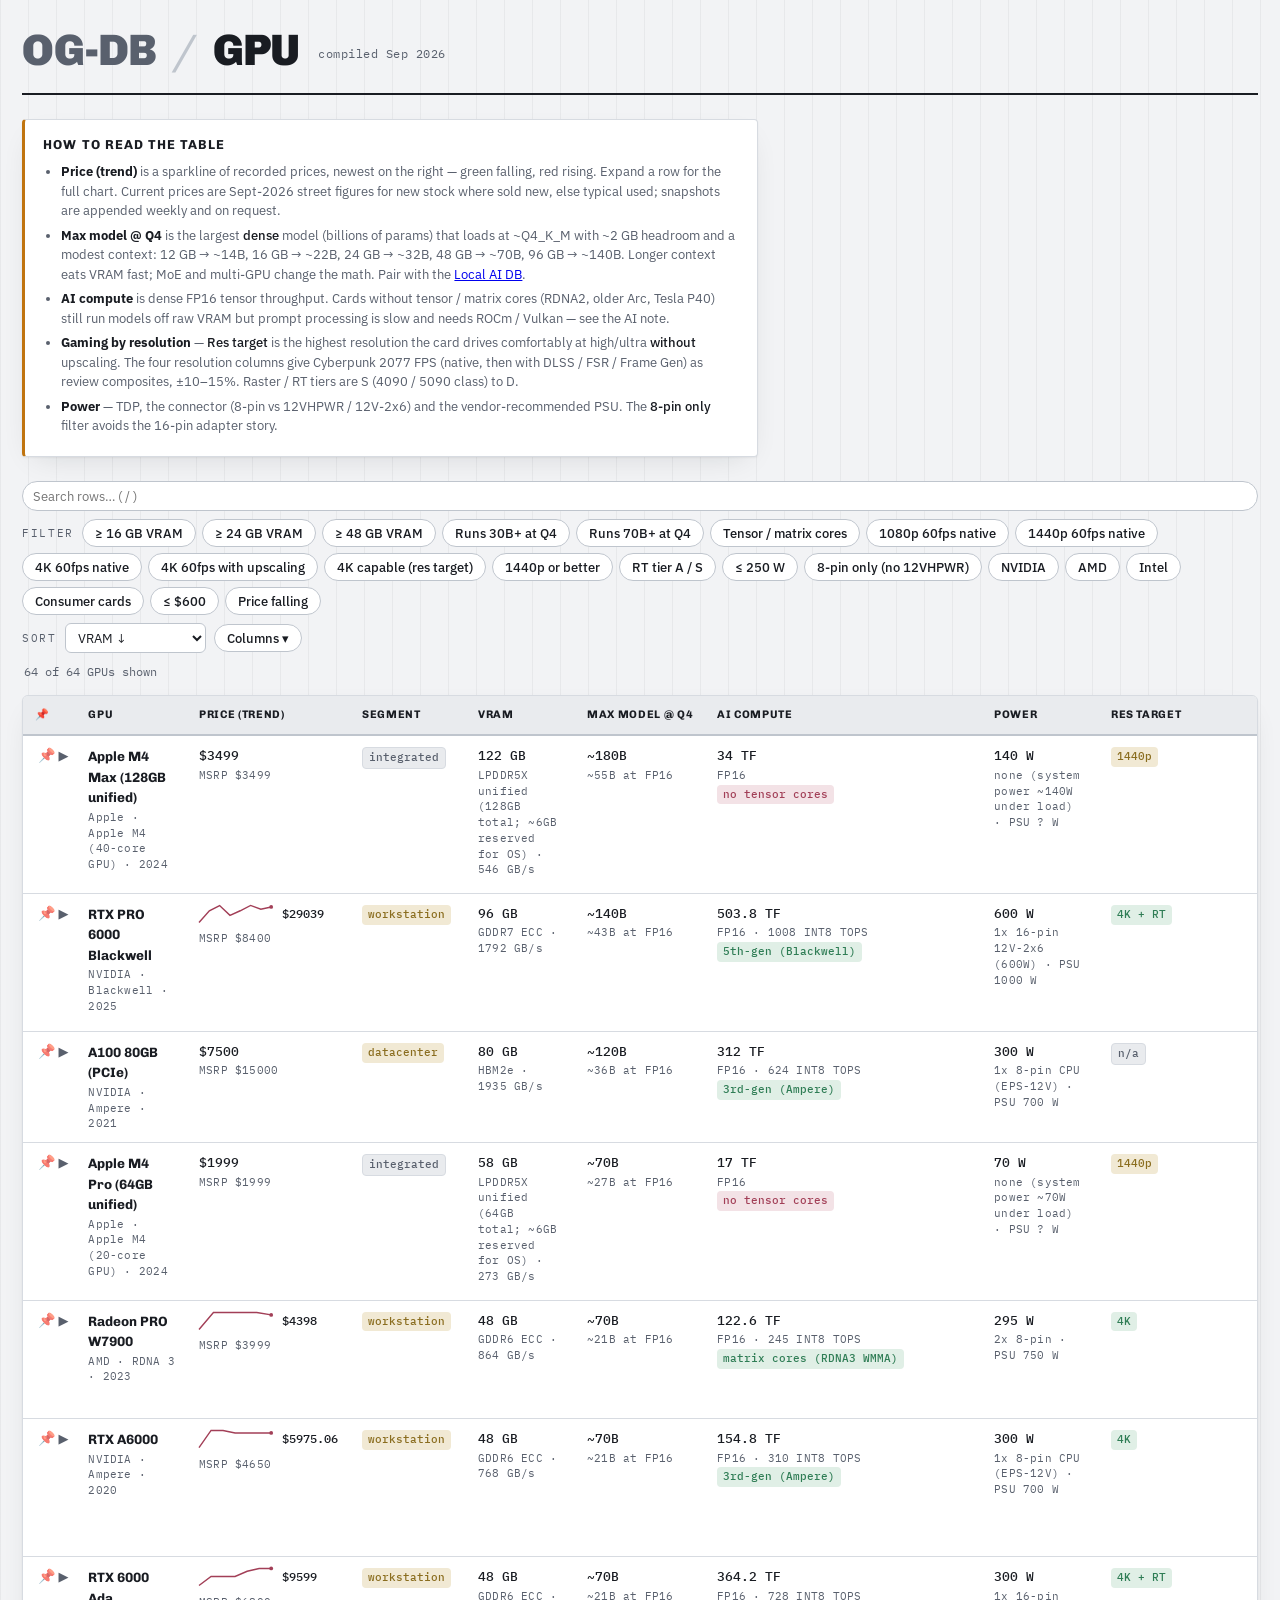
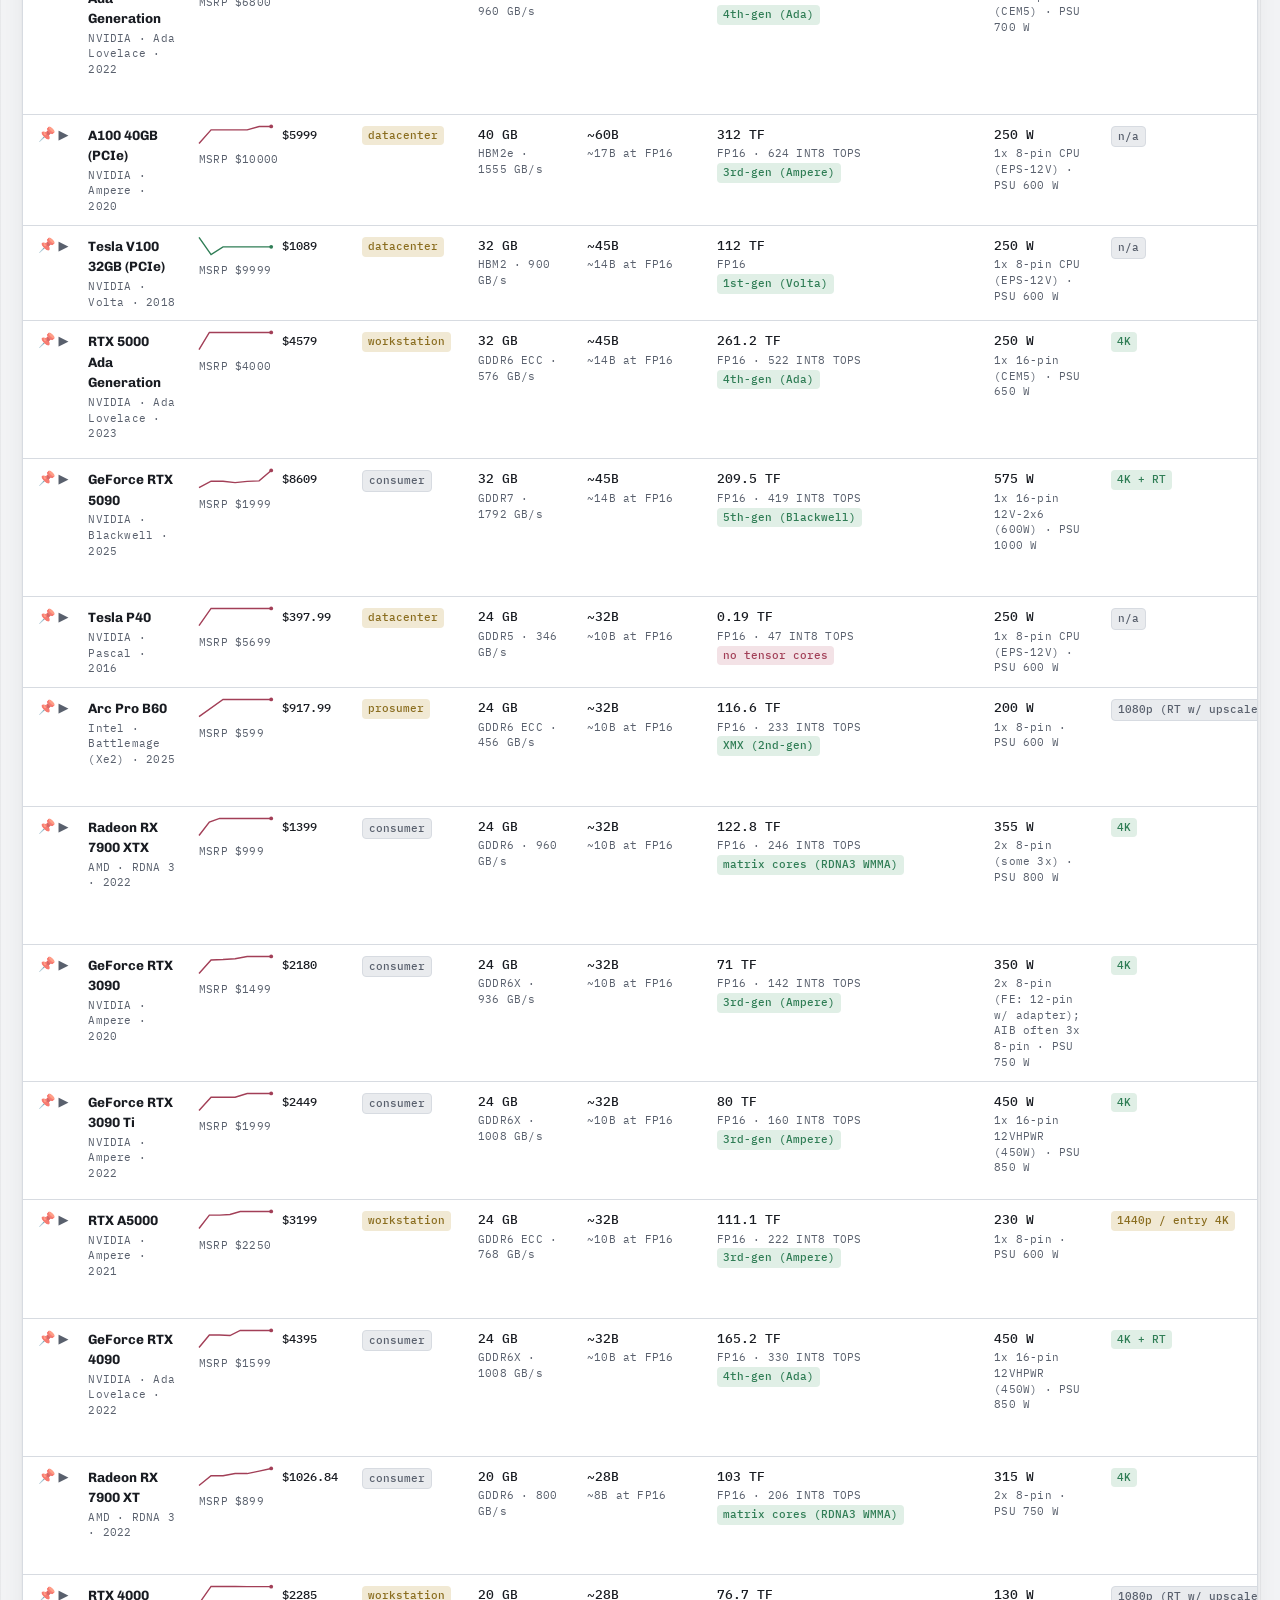
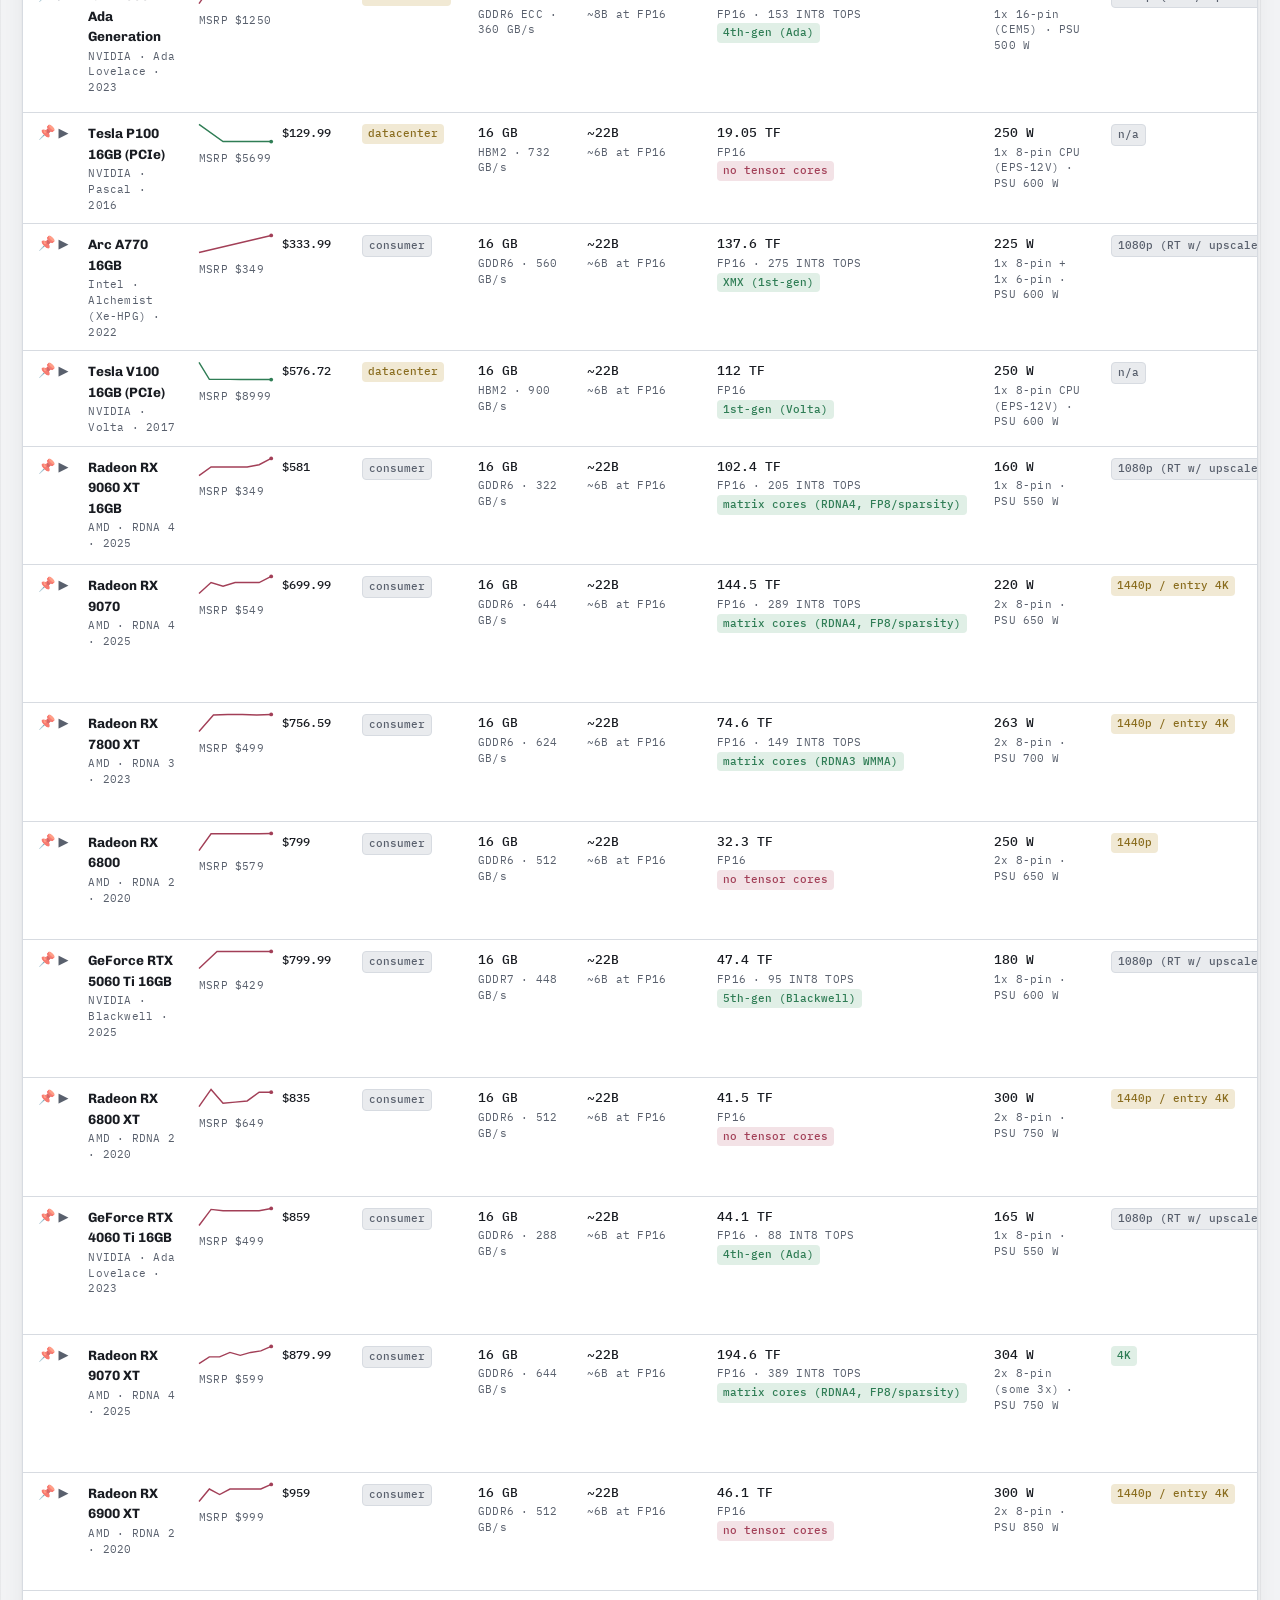
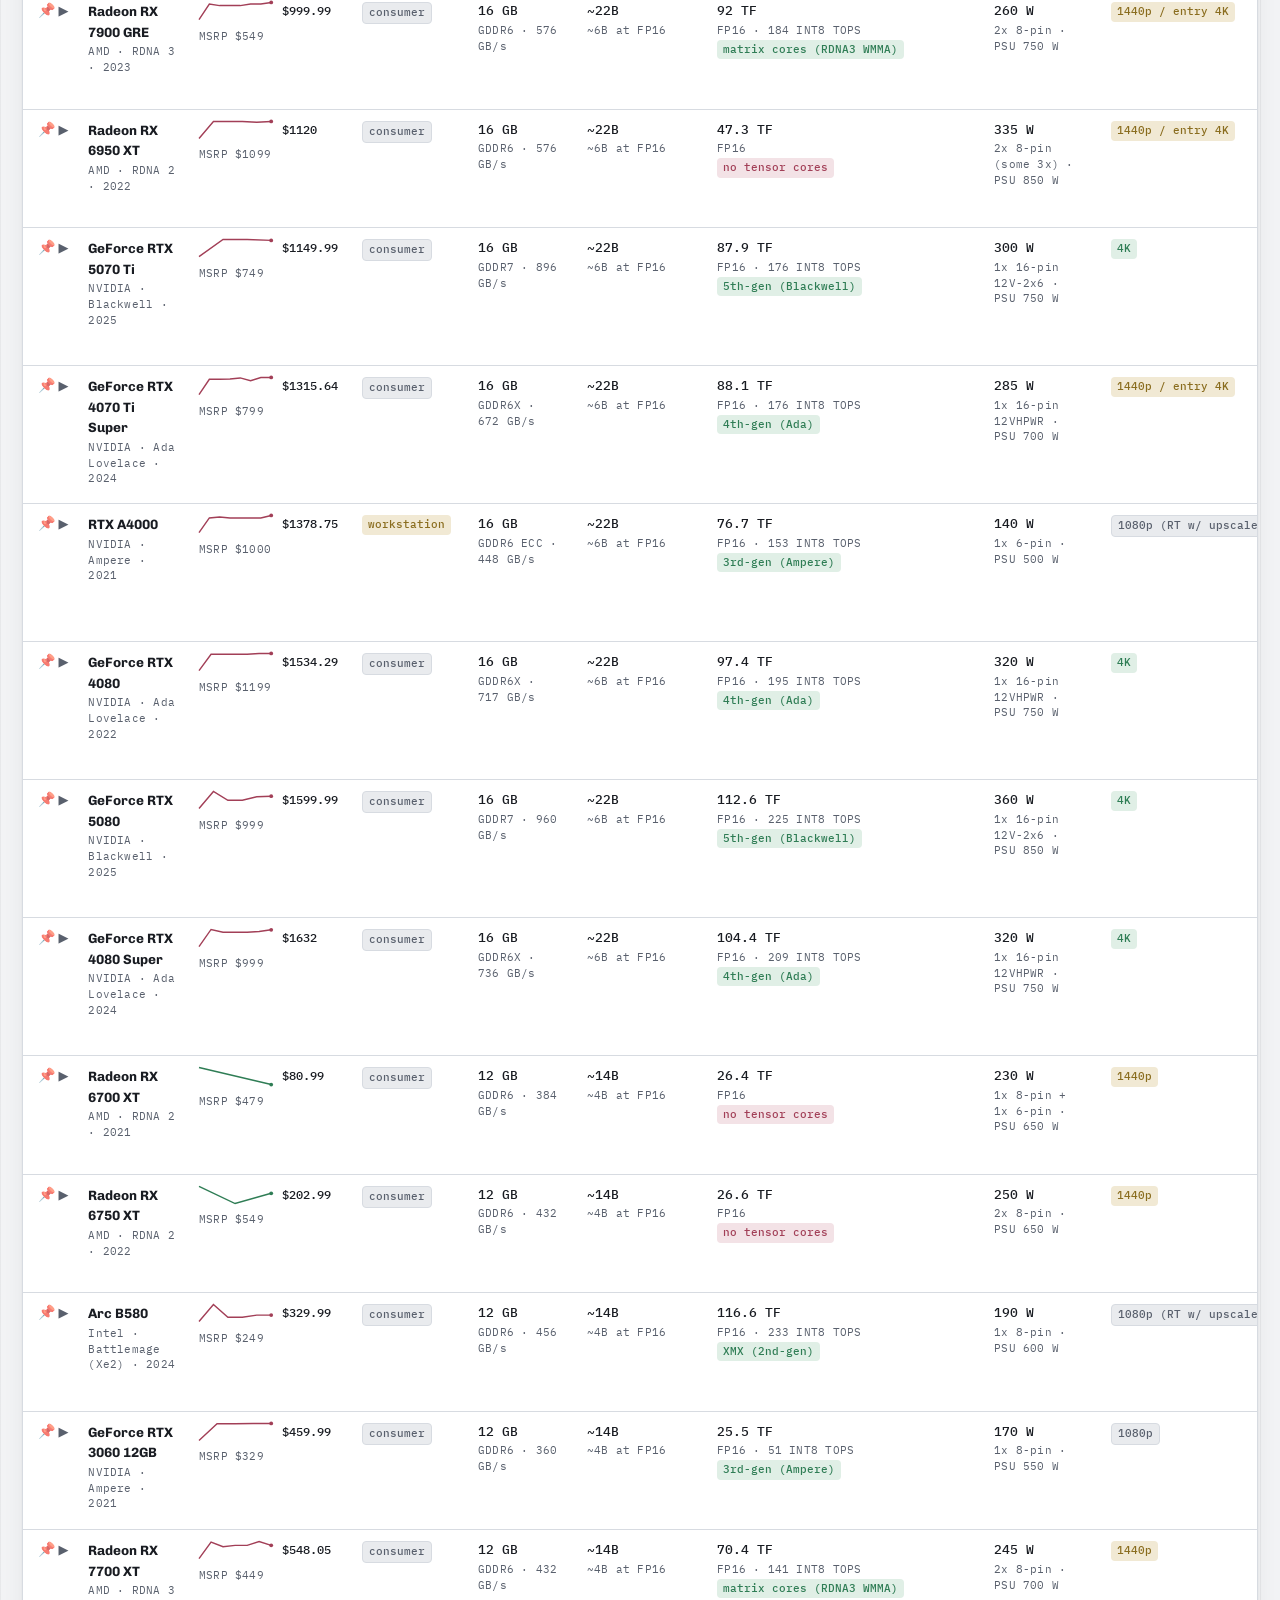
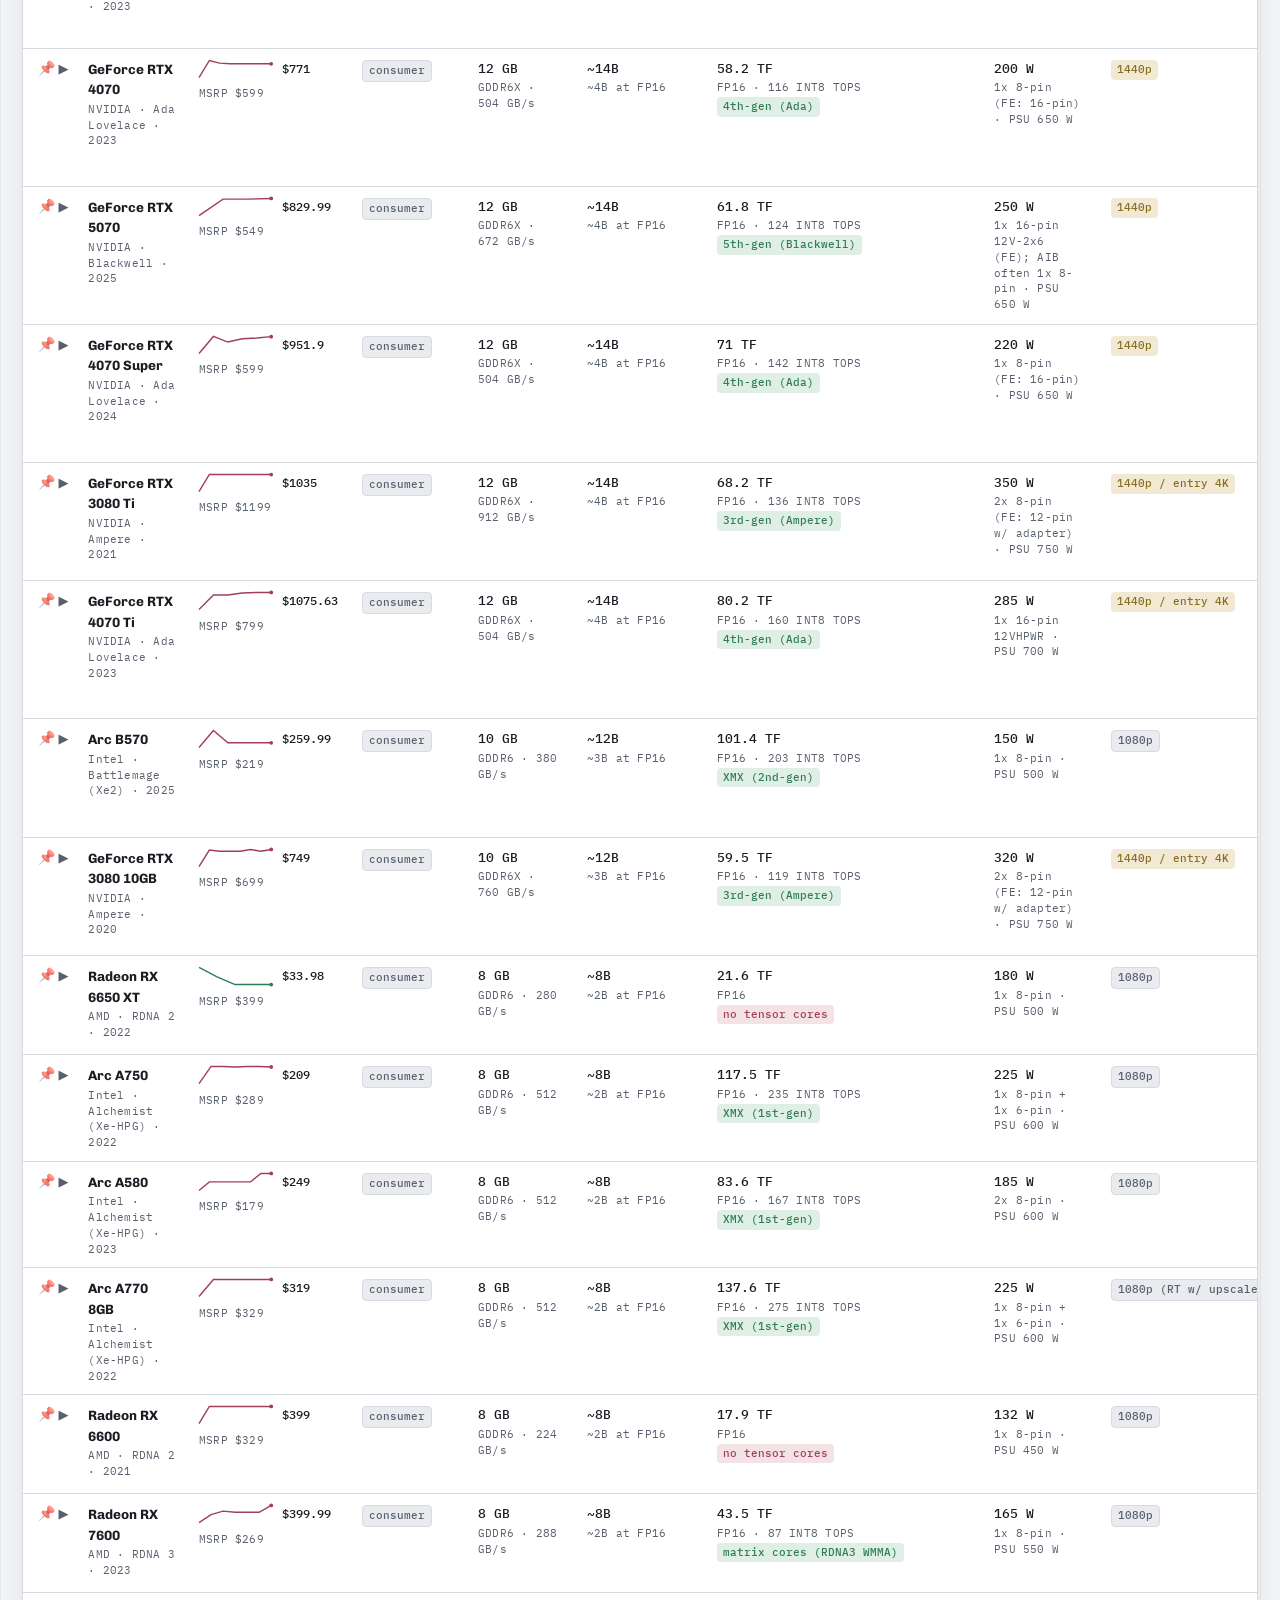
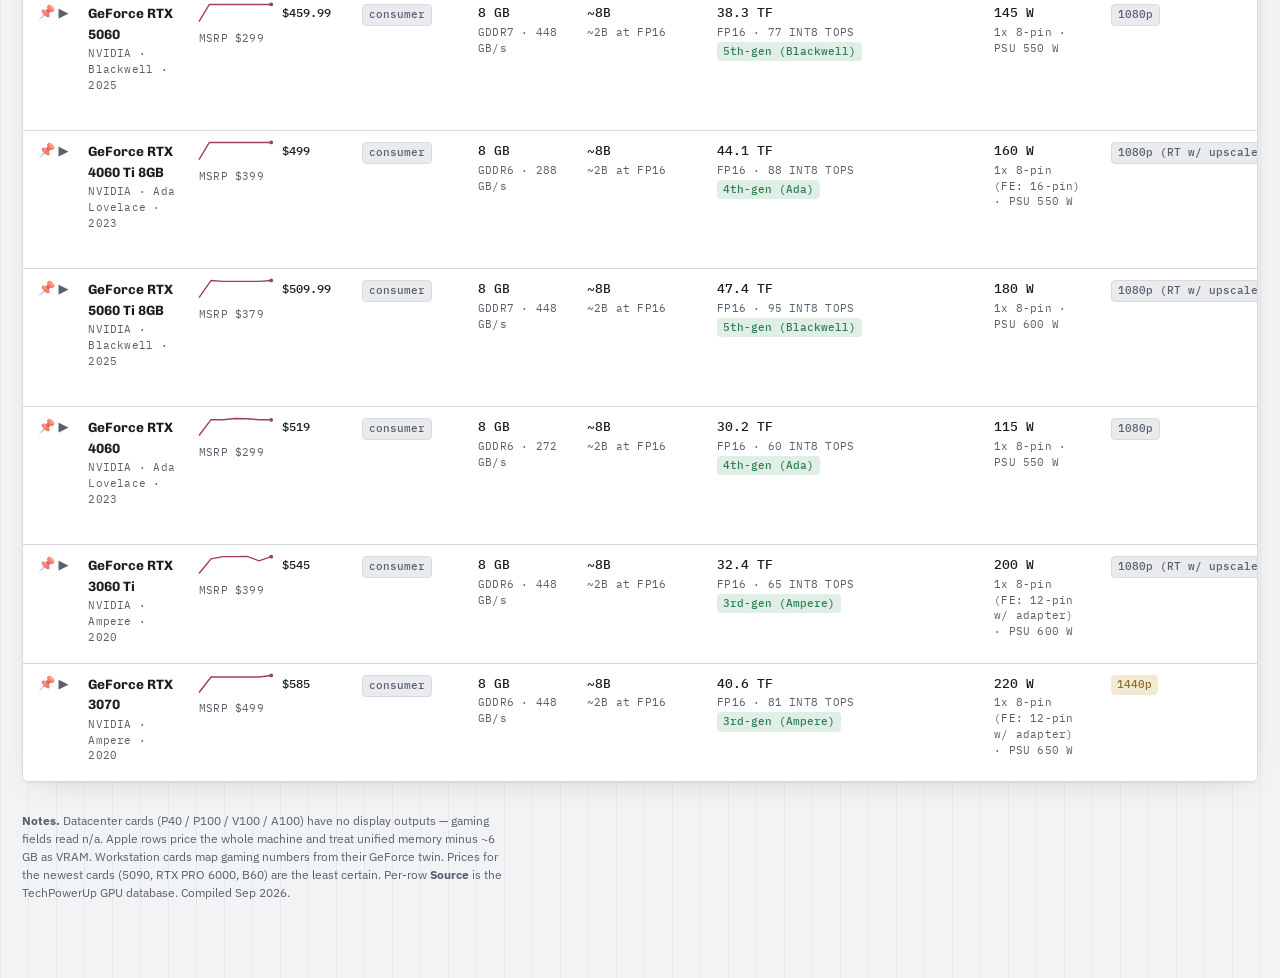
<file: gpus/index.html>
<!doctype html>
<html lang="en">
<head>
<meta charset="utf-8">
<meta name="viewport" content="width=device-width, initial-scale=1">
<title>GPU</title>
<meta name="description" content="GPUs for local AI and gaming with tracked price history - VRAM and largest model that fits, tensor compute, power draw, and graphics level at 1080p / 1440p / 4K / 4K+RT.">
<link rel="preconnect" href="https://fonts.googleapis.com">
<link rel="preconnect" href="https://fonts.gstatic.com" crossorigin>
<link rel="stylesheet" href="https://fonts.googleapis.com/css2?family=Chivo:wght@400;700;900&family=IBM+Plex+Sans:wght@400;500;600&family=IBM+Plex+Mono:wght@400;500;600&display=swap">
<style>
body{margin:0;font:14px/1.5 system-ui,-apple-system,Segoe UI,Roboto,sans-serif}img{max-width:100%}[hidden]{display:none!important}
:root{
  --bg:#f2f3f5;--surface:#fff;--surface-2:#e9ebee;--ink:#191c22;--ink-soft:#59606d;
  --line:#d7dbe1;--line-strong:#bfc5cd;--accent:#c0740f;--accent-ink:#8a5300;--accent-wash:#f6ecdd;
  --yes:#2f7d55;--yes-bg:#e0efe6;--no:#a23f57;--no-bg:#f3e2e6;--partial:#8a6d1f;--partial-bg:#f1e9d4;
  --shadow:0 1px 2px rgba(20,22,27,.05),0 10px 30px -14px rgba(20,22,27,.16);
  --grid:rgba(25,28,34,.05);
}
@media (prefers-color-scheme:dark){:root:not([data-theme="light"]){
  --bg:#0e1014;--surface:#171a20;--surface-2:#1f232b;--ink:#e9ebef;--ink-soft:#98a0ae;
  --line:#2a2f38;--line-strong:#3a414d;--accent:#e8a33d;--accent-ink:#f0b968;--accent-wash:#2c2113;
  --yes:#6fc394;--yes-bg:#183328;--no:#e08aa0;--no-bg:#3a2029;--partial:#d9b968;--partial-bg:#332c15;
  --shadow:0 1px 2px rgba(0,0,0,.4),0 16px 40px -18px rgba(0,0,0,.6);--grid:rgba(255,255,255,.045);
}}
:root[data-theme="dark"]{
  --bg:#0e1014;--surface:#171a20;--surface-2:#1f232b;--ink:#e9ebef;--ink-soft:#98a0ae;
  --line:#2a2f38;--line-strong:#3a414d;--accent:#e8a33d;--accent-ink:#f0b968;--accent-wash:#2c2113;
  --yes:#6fc394;--yes-bg:#183328;--no:#e08aa0;--no-bg:#3a2029;--partial:#d9b968;--partial-bg:#332c15;
  --shadow:0 1px 2px rgba(0,0,0,.4),0 16px 40px -18px rgba(0,0,0,.6);--grid:rgba(255,255,255,.045);
}
*{box-sizing:border-box}
body{
  margin:0;color:var(--ink);
  background:linear-gradient(90deg,var(--grid) 1px,transparent 1px) 0 0/28px 100%,var(--bg);
  font-family:"IBM Plex Sans",system-ui,-apple-system,Segoe UI,Roboto,sans-serif;line-height:1.5;
}
.wrap{max-width:min(2600px,99vw);margin:0 auto;padding:clamp(16px,2.5vw,28px) clamp(8px,1.5vw,16px) 64px}

header.masthead{border-bottom:2px solid var(--ink);padding-bottom:20px;margin-bottom:24px}
h1{font-family:"Chivo",sans-serif;font-weight:900;font-size:clamp(26px,4.6vw,44px);
  line-height:1.02;margin:0;letter-spacing:-.02em;text-wrap:balance}
h1 .crumb{color:var(--ink-soft);text-decoration:none}
h1 .crumb:hover,h1 .crumb:focus-visible{color:var(--accent)}
h1 .sep{color:var(--line-strong);margin:0 .35em;font-weight:400}
.compiled{font-family:"IBM Plex Mono",monospace;font-size:12px;letter-spacing:.04em;
  color:var(--ink-soft);font-weight:400;white-space:nowrap;margin-left:12px;vertical-align:middle}

.primer{background:var(--surface);border:1px solid var(--line);border-left:3px solid var(--accent);
  border-radius:4px;padding:15px 18px;margin:20px 0 24px;box-shadow:var(--shadow);max-width:92ch}
.primer h2{font-family:"Chivo",sans-serif;font-weight:700;font-size:13px;margin:0 0 8px;
  text-transform:uppercase;letter-spacing:.08em}
.primer ul{margin:0;padding-left:18px;font-size:13px;color:var(--ink-soft)}
.primer li{margin:5px 0}
.primer strong{color:var(--ink)}
.primer em{color:var(--ink);font-style:normal;font-weight:500}

.controls{display:flex;flex-wrap:wrap;gap:8px;align-items:center;margin-bottom:8px}
.controls .grp{display:flex;flex-wrap:wrap;gap:6px;align-items:center}
.glabel{font-family:"IBM Plex Mono",monospace;font-size:11px;letter-spacing:.14em;
  text-transform:uppercase;color:var(--ink-soft);margin-right:2px}
button.chip{font-family:"IBM Plex Sans",sans-serif;font-size:12.5px;font-weight:500;color:var(--ink);
  background:var(--surface);border:1px solid var(--line-strong);border-radius:999px;padding:5px 12px;cursor:pointer;transition:.12s}
button.chip:hover{border-color:var(--accent)}
button.chip[aria-pressed="true"]{background:var(--accent);border-color:var(--accent);color:#1a1d23}
button.chip:focus-visible,select:focus-visible,tr.row:focus-visible{outline:2px solid var(--accent);outline-offset:2px}
select{font-family:"IBM Plex Sans",sans-serif;font-size:12.5px;padding:5px 8px;background:var(--surface);
  color:var(--ink);border:1px solid var(--line-strong);border-radius:6px}
.count{font-family:"IBM Plex Mono",monospace;font-size:12px;color:var(--ink-soft);margin:10px 2px 14px}

.colwrap{position:relative}
.colpanel{position:absolute;top:calc(100% + 6px);right:0;z-index:20;background:var(--surface);
  border:1px solid var(--line-strong);border-radius:8px;box-shadow:var(--shadow);padding:12px 14px;
  width:260px;max-height:70vh;overflow:auto;display:flex;flex-direction:column;gap:7px}
.colpanel .colhead{margin:0 0 2px;font-family:"IBM Plex Mono",monospace;font-size:10.5px;
  letter-spacing:.14em;text-transform:uppercase;color:var(--ink-soft)}
.colpanel label{display:flex;align-items:center;gap:8px;font-size:12.5px;cursor:pointer}
.colpanel input{accent-color:var(--accent)}
.colactions{display:flex;gap:8px;margin-top:6px;border-top:1px solid var(--line);padding-top:9px}
.colactions button{font-family:"IBM Plex Sans",sans-serif;font-size:11.5px;font-weight:500;cursor:pointer;
  background:var(--surface-2);color:var(--ink);border:1px solid var(--line-strong);border-radius:6px;padding:4px 10px}
.colactions button:hover{border-color:var(--accent)}

.tablewrap{overflow-x:auto;border:1px solid var(--line);border-radius:6px;box-shadow:var(--shadow)}
table{border-collapse:collapse;width:100%;background:var(--surface)}
thead th{position:sticky;top:0;z-index:2;background:var(--surface-2);font-family:"Chivo",sans-serif;
  font-weight:700;font-size:11px;letter-spacing:.06em;text-transform:uppercase;text-align:left;
  padding:11px 12px;color:var(--ink);border-bottom:2px solid var(--line-strong);white-space:nowrap}
thead th.sortable{cursor:pointer;user-select:none}
thead th.sortable:hover{color:var(--accent)}
thead th.sortable:focus-visible{outline:2px solid var(--accent);outline-offset:-2px}
thead th[aria-sort="ascending"],thead th[aria-sort="descending"]{color:var(--accent);background:var(--accent-wash)}
thead th .arrow{color:var(--accent);font-size:10px}
tbody tr.row{border-top:1px solid var(--line);cursor:pointer}
tbody tr.row:hover{background:var(--surface-2)}
td{padding:10px 12px;font-size:13px;vertical-align:top}
.name{font-family:"Chivo",sans-serif;font-weight:700;font-size:13.5px}
.sub{display:block;font-family:"IBM Plex Mono",monospace;font-size:10.5px;color:var(--ink-soft);
  font-weight:400;margin-top:2px;letter-spacing:.02em}
.price{font-family:"IBM Plex Mono",monospace;font-variant-numeric:tabular-nums;font-weight:500;white-space:nowrap}
.price small{display:block;color:var(--ink-soft);font-weight:400;font-size:10.5px;white-space:normal;max-width:22ch}
.tag{display:inline-block;font-family:"IBM Plex Mono",monospace;font-size:10.5px;font-weight:500;
  padding:2px 6px;border-radius:4px;margin:1px 3px 1px 0;white-space:nowrap}
.t-yes{background:var(--yes-bg);color:var(--yes)}
.t-no{background:var(--no-bg);color:var(--no)}
.t-part{background:var(--partial-bg);color:var(--partial)}
.t-neutral{background:var(--surface-2);color:var(--ink-soft);border:1px solid var(--line)}
a.srclink{font-family:"IBM Plex Mono",monospace;font-size:11.5px;color:var(--accent);text-decoration:none;white-space:nowrap}
a.srclink:hover,a.srclink:focus-visible{text-decoration:underline}

.expand{background:var(--bg)}
.expand td{padding:0}
.expand .inner{padding:16px 18px 20px;display:grid;grid-template-columns:repeat(auto-fit,minmax(230px,1fr));gap:14px 26px}
.expand h4{font-family:"IBM Plex Mono",monospace;font-size:10.5px;letter-spacing:.14em;text-transform:uppercase;color:var(--accent);margin:0 0 4px}
.expand p{margin:0;font-size:12.5px;color:var(--ink-soft)}
.expand p strong{color:var(--ink);font-weight:600}
dl.kv{margin:0;display:grid;grid-template-columns:max-content 1fr;gap:6px 16px;font-size:12.5px;color:var(--ink-soft);max-width:120ch}
dl.kv dt{font-family:"IBM Plex Mono",monospace;font-size:10.5px;letter-spacing:.1em;text-transform:uppercase;color:var(--ink);padding-top:1px}
dl.kv dd{margin:0}
.chev{display:inline-block;width:14px;color:var(--ink-soft);transition:transform .15s}
tr.row[aria-expanded="true"] .chev{transform:rotate(90deg);color:var(--accent)}
td.lead{white-space:nowrap;padding-right:4px}
.pin{border:0;background:none;cursor:pointer;font-size:14px;line-height:1;padding:2px 3px;
  opacity:.7;filter:none;transition:opacity .12s,transform .12s}
tr.row:hover .pin,.pin:focus-visible{opacity:1;transform:scale(1.15)}
.pin.on{filter:none}
.pin:focus-visible{outline:2px solid var(--accent);outline-offset:1px}
tr.row.pinned{background:var(--accent-wash)}
tr.row.pinned td:first-child{box-shadow:inset 3px 0 0 var(--accent)}
tr.row.pinned:hover{background:var(--accent-wash)}
.pincount{color:var(--accent-ink);font-weight:600}
.clearpins{border:0;background:none;color:var(--accent);font:inherit;font-size:11px;cursor:pointer;text-decoration:underline;padding:0 2px}

footer{margin-top:30px;font-size:12px;color:var(--ink-soft);max-width:70ch}
footer a{color:var(--accent)}
@media (prefers-reduced-motion:reduce){*{transition:none!important}}

.searchwrap{flex:1 1 220px;min-width:180px}
.rowsearch{width:100%;font-family:"IBM Plex Sans",sans-serif;font-size:12.5px;padding:6px 10px;background:var(--surface);color:var(--ink);border:1px solid var(--line-strong);border-radius:999px;outline:0}
.rowsearch:focus{border-color:var(--accent);box-shadow:0 0 0 3px var(--accent-wash)}
.rowsearch::-webkit-search-cancel-button{-webkit-appearance:none}

</style>
</head>
<body>
<div class="wrap">
  <header class="masthead">
    <h1><a class="crumb" href="../">OG-DB</a><span class="sep">/</span>GPU <span class="compiled">compiled Sep 2026</span></h1>
  </header>
  <div class="primer"><h2>How to read the table</h2><ul><li><strong>Price (trend)</strong> is a sparkline of recorded prices, newest on the right &mdash; green falling, red rising. Expand a row for the full chart. Current prices are Sept-2026 street figures for new stock where sold new, else typical used; snapshots are appended weekly and on request.</li><li><strong>Max model @ Q4</strong> is the largest <em>dense</em> model (billions of params) that loads at ~Q4_K_M with ~2 GB headroom and a modest context: 12 GB &rarr; ~14B, 16 GB &rarr; ~22B, 24 GB &rarr; ~32B, 48 GB &rarr; ~70B, 96 GB &rarr; ~140B. Longer context eats VRAM fast; MoE and multi-GPU change the math. Pair with the <a href="../localai/">Local AI DB</a>.</li><li><strong>AI compute</strong> is dense FP16 tensor throughput. Cards without tensor / matrix cores (RDNA2, older Arc, Tesla P40) still run models off raw VRAM but prompt processing is slow and needs ROCm / Vulkan &mdash; see the AI note.</li><li><strong>Gaming by resolution</strong> &mdash; <em>Res target</em> is the highest resolution the card drives comfortably at high/ultra <em>without</em> upscaling. The four resolution columns give Cyberpunk 2077 FPS (native, then with DLSS / FSR / Frame Gen) as review composites, &plusmn;10&ndash;15%. Raster / RT tiers are S (4090 / 5090 class) to D.</li><li><strong>Power</strong> &mdash; TDP, the connector (8-pin vs 12VHPWR / 12V-2x6) and the vendor-recommended PSU. The <em>8-pin only</em> filter avoids the 16-pin adapter story.</li></ul></div>
  <div class="controls">
    <div class="grp searchwrap"><input id="rowq" class="rowsearch" type="search" placeholder="Search rows… ( / )" autocomplete="off" aria-label="Search rows"></div>
    <div class="grp"><span class="glabel">Filter</span><span id="filters" style="display:contents"></span></div>
    <div class="grp"><span class="glabel">Sort</span><select id="sort"></select></div>
    <div class="grp colwrap">
      <button class="chip" id="colbtn" aria-expanded="false" aria-controls="colpanel">Columns ▾</button>
      <div class="colpanel" id="colpanel" hidden>
        <p class="colhead">Show columns</p>
        <div class="colactions"><button type="button" data-all="1">All</button><button type="button" data-all="0">Minimal</button></div>
      </div>
    </div>
  </div>
  <div class="count" id="count"></div>
  <div class="tablewrap"><table id="tbl"><thead><tr></tr></thead><tbody id="tbody"></tbody></table></div>
  <footer><p><strong>Notes.</strong> Datacenter cards (P40 / P100 / V100 / A100) have no display outputs &mdash; gaming fields read n/a. Apple rows price the whole machine and treat unified memory minus ~6 GB as VRAM. Workstation cards map gaming numbers from their GeForce twin. Prices for the newest cards (5090, RTX PRO 6000, B60) are the least certain. Per-row <strong>Source</strong> is the TechPowerUp GPU database. Compiled Sep 2026.</p></footer>
</div>
<script>
const DATA=[{"name":"GeForce RTX 3060 12GB","brand":"NVIDIA","segment":"consumer","architecture":"Ampere","releaseYear":2021,"msrpUSD":329,"priceUSD":459.99,"priceNote":"MSRP $329; still sold new ~$270-300; used ~$200-230. Cheapest 12GB NVIDIA card.","priceHistory":[{"date":"2026-09","priceUSD":220,"source":"Newegg"},{"date":"2026-09-07","priceUSD":454.62,"source":"Newegg"},{"date":"2026-09-14","priceUSD":454.62,"source":"Newegg"},{"date":"2026-09-21","priceUSD":459.99,"source":"Newegg"},{"date":"2026-09-28","priceUSD":459.99,"source":"Newegg"}],"vramGB":12,"vramType":"GDDR6","memBandwidthGBs":360,"tdpW":170,"powerConnector":"1x 8-pin","recommendedPSUW":550,"slots":2,"lengthMm":242,"fp16TFLOPS":25.5,"int8TOPS":51,"tensorCores":"3rd-gen (Ampere)","aiMaxModelQ4B":14,"aiMaxModelFP16B":4,"aiNote":"12GB runs 14B dense at Q4 (Qwen/Gemma class) or 8B at Q8; slow but CUDA-native. Tensor FP16 dense w/ FP32 accumulate (GeForce halves FP16-acc rate).","gamingTierRaster":"D","gamingTierRT":"D","upscaling":"DLSS 4 Super Res + Ray Reconstruction (no Frame Gen)","resTarget":"1080p","game1080p":"Cyberpunk 2077 1080p Ultra ~52 fps native; RT Ultra ~28","game1440p":"1440p Ultra ~36 fps native; ~60 with DLSS Q","game4k":"4K Ultra ~17 fps native; ~35 with DLSS P","game4kRT":"4K RT Ultra ~8 native; ~20 with DLSS P — not viable","notes":"The budget local-AI starter card thanks to 12GB; weak gamer today.","source":{"url":"https://www.techpowerup.com/gpu-specs/geforce-rtx-3060-12-gb.c3682","label":"TechPowerUp"},"ltt":{"url":"https://www.lttlabs.com/products/graphics-cards/evga-xc-geforce-rtx-3060-12gb","fetched":"2026-09-06","good":[],"bad":[],"measured":{"tdpW":170,"boostMhz":1882,"baseMhz":1320,"memGB":12,"memType":"GDDR6","memBandwidthGBs":360,"memBusBit":192,"lengthMm":201,"widthMm":40,"heightMm":98,"slots":"Dual Slot","powerConnector":"1 x 8 pin","weightG":714,"dieSizeMm2":276,"perfCharts":true}}},{"name":"GeForce RTX 3060 Ti","brand":"NVIDIA","segment":"consumer","architecture":"Ampere","releaseYear":2020,"msrpUSD":399,"priceUSD":545,"priceNote":"MSRP $399; EOL, used ~$180-220 (eBay sold).","priceHistory":[{"date":"2026-09","priceUSD":200,"source":"Newegg"},{"date":"2026-09-06","priceUSD":499,"source":"Newegg"},{"date":"2026-09-07","priceUSD":545,"source":"Newegg"},{"date":"2026-09-14","priceUSD":545,"source":"Newegg"},{"date":"2026-09-21","priceUSD":549,"source":"Newegg"},{"date":"2026-09-28","priceUSD":459,"source":"Newegg"},{"date":"2026-10-05","priceUSD":545,"source":"Newegg"}],"vramGB":8,"vramType":"GDDR6","memBandwidthGBs":448,"tdpW":200,"powerConnector":"1x 8-pin (FE: 12-pin w/ adapter)","recommendedPSUW":600,"slots":2,"lengthMm":242,"fp16TFLOPS":32.4,"int8TOPS":65,"tensorCores":"3rd-gen (Ampere)","aiMaxModelQ4B":8,"aiMaxModelFP16B":2,"aiNote":"8GB caps you at ~8B Q4 or 4B FP16; 8GB is the pain point, not compute.","gamingTierRaster":"C","gamingTierRT":"C","upscaling":"DLSS 4 Super Res + Ray Reconstruction (no Frame Gen)","resTarget":"1080p (RT needs upscaling)","game1080p":"Cyberpunk 2077 1080p Ultra ~68 fps native; RT Ultra ~38","game1440p":"1440p Ultra ~47 fps native; ~75 with DLSS Q","game4k":"4K Ultra ~23 fps native; ~45 with DLSS P","game4kRT":"4K RT Ultra ~10 native; ~25 with DLSS P — not viable","notes":"Still a fine 1080p card; 8GB limits texture settings in 2025+ titles.","source":{"url":"https://www.techpowerup.com/gpu-specs/geforce-rtx-3060-ti.c3681","label":"TechPowerUp"},"ltt":{"url":"https://www.lttlabs.com/products/graphics-cards/nvidia-geforce-rtx-3060-ti-founders-edition","fetched":"2026-09-06","good":[],"bad":[],"measured":{"tdpW":200,"boostMhz":1665,"baseMhz":1410,"memGB":8,"memType":"GDDR6X","memBandwidthGBs":448,"memBusBit":256,"lengthMm":243,"widthMm":38.77,"heightMm":98.3,"slots":"Dual Slot","powerConnector":"1 x 12 pin","weightG":1025.63,"dieSizeMm2":392,"perfCharts":true}}},{"name":"GeForce RTX 3070","brand":"NVIDIA","segment":"consumer","architecture":"Ampere","releaseYear":2020,"msrpUSD":499,"priceUSD":585,"priceNote":"MSRP $499; EOL, used ~$230-280.","priceHistory":[{"date":"2026-09","priceUSD":250,"source":"Newegg"},{"date":"2026-09-06","priceUSD":555.84,"source":"Newegg"},{"date":"2026-09-07","priceUSD":555.84,"source":"Newegg"},{"date":"2026-09-14","priceUSD":555.84,"source":"Newegg"},{"date":"2026-09-21","priceUSD":555.84,"source":"Newegg"},{"date":"2026-09-28","priceUSD":555.84,"source":"Newegg"},{"date":"2026-10-05","priceUSD":585,"source":"Newegg"}],"vramGB":8,"vramType":"GDDR6","memBandwidthGBs":448,"tdpW":220,"powerConnector":"1x 8-pin (FE: 12-pin w/ adapter)","recommendedPSUW":650,"slots":2,"lengthMm":242,"fp16TFLOPS":40.6,"int8TOPS":81,"tensorCores":"3rd-gen (Ampere)","aiMaxModelQ4B":8,"aiMaxModelFP16B":2,"aiNote":"Fast for 8B-class models but 8GB VRAM is limiting; 8GB caps ~8B Q4.","gamingTierRaster":"C","gamingTierRT":"C","upscaling":"DLSS 4 Super Res + Ray Reconstruction (no Frame Gen)","resTarget":"1440p","game1080p":"Cyberpunk 2077 1080p Ultra ~78 fps native; RT Ultra ~45","game1440p":"1440p Ultra ~54 fps native; ~85 with DLSS Q","game4k":"4K Ultra ~27 fps native; ~52 with DLSS P","game4kRT":"4K RT Ultra ~12 native; ~30 with DLSS P — not viable","notes":"Good used 1440p raster card; VRAM is the weakness.","source":{"url":"https://www.techpowerup.com/gpu-specs/geforce-rtx-3070.c3674","label":"TechPowerUp"},"ltt":{"url":"https://www.lttlabs.com/products/graphics-cards/nvidia-geforce-rtx-3070-founders-edition","fetched":"2026-09-06","good":[],"bad":[],"measured":{"tdpW":220,"boostMhz":1730,"baseMhz":1500,"memGB":8,"memType":"GDDR6","memBandwidthGBs":448,"memBusBit":256,"lengthMm":242,"widthMm":39,"heightMm":98,"slots":"Dual Slot","powerConnector":"1 x 12 pin","weightG":1038,"dieSizeMm2":392,"perfCharts":true}}},{"name":"GeForce RTX 3080 10GB","brand":"NVIDIA","segment":"consumer","architecture":"Ampere","releaseYear":2020,"msrpUSD":699,"priceUSD":749,"priceNote":"MSRP $699; EOL, used ~$320-380.","priceHistory":[{"date":"2026-09","priceUSD":350,"source":"Newegg"},{"date":"2026-09-06","priceUSD":734,"source":"Newegg"},{"date":"2026-09-07","priceUSD":706.56,"source":"Newegg"},{"date":"2026-09-14","priceUSD":706.56,"source":"Newegg"},{"date":"2026-09-21","priceUSD":706.56,"source":"Newegg"},{"date":"2026-09-28","priceUSD":749,"source":"Newegg"},{"date":"2026-10-05","priceUSD":706.56,"source":"Newegg"},{"date":"2026-10-12","priceUSD":749,"source":"Newegg"}],"vramGB":10,"vramType":"GDDR6X","memBandwidthGBs":760,"tdpW":320,"powerConnector":"2x 8-pin (FE: 12-pin w/ adapter)","recommendedPSUW":750,"slots":2,"lengthMm":285,"fp16TFLOPS":59.5,"int8TOPS":119,"tensorCores":"3rd-gen (Ampere)","aiMaxModelQ4B":12,"aiMaxModelFP16B":3,"aiNote":"High bandwidth = fast tokens/s for 8-12B models; 10GB caps ~12B Q4.","gamingTierRaster":"B","gamingTierRT":"B","upscaling":"DLSS 4 Super Res + Ray Reconstruction (no Frame Gen)","resTarget":"1440p / entry 4K","game1080p":"Cyberpunk 2077 1080p Ultra ~100 fps native; RT Ultra ~60","game1440p":"1440p Ultra ~70 fps native; ~105 with DLSS Q","game4k":"4K Ultra ~36 fps native; ~65 with DLSS P","game4kRT":"4K RT Ultra ~17 native; ~40 with DLSS P","notes":"Excellent used raster value; power hungry; 10GB shows in 4K.","source":{"url":"https://www.techpowerup.com/gpu-specs/geforce-rtx-3080.c3621","label":"TechPowerUp"},"ltt":{"url":"https://www.lttlabs.com/products/graphics-cards/nvidia-geforce-rtx-3080-founders-edition","fetched":"2026-09-06","good":[],"bad":[],"measured":{"tdpW":350,"boostMhz":1710,"baseMhz":1440,"memGB":10,"memType":"GDDR6X","memBandwidthGBs":760.3,"memBusBit":320,"lengthMm":285,"widthMm":40,"heightMm":98.14,"slots":"Dual Slot","powerConnector":"1 x 12 pin","weightG":1357,"dieSizeMm2":628,"perfCharts":true}}},{"name":"GeForce RTX 3080 Ti","brand":"NVIDIA","segment":"consumer","architecture":"Ampere","releaseYear":2021,"msrpUSD":1199,"priceUSD":1035,"priceNote":"MSRP $1199; EOL, used ~$380-450.","priceHistory":[{"date":"2026-09","priceUSD":400,"source":"Newegg"},{"date":"2026-09-06","priceUSD":1039,"source":"Newegg"},{"date":"2026-09-07","priceUSD":1039,"source":"Newegg"},{"date":"2026-09-14","priceUSD":1039,"source":"Newegg"},{"date":"2026-09-21","priceUSD":1039,"source":"Newegg"},{"date":"2026-09-28","priceUSD":1039,"source":"Newegg"},{"date":"2026-10-05","priceUSD":1039,"source":"Newegg"},{"date":"2026-10-12","priceUSD":1035,"source":"Newegg"}],"vramGB":12,"vramType":"GDDR6X","memBandwidthGBs":912,"tdpW":350,"powerConnector":"2x 8-pin (FE: 12-pin w/ adapter)","recommendedPSUW":750,"slots":2,"lengthMm":285,"fp16TFLOPS":68.2,"int8TOPS":136,"tensorCores":"3rd-gen (Ampere)","aiMaxModelQ4B":14,"aiMaxModelFP16B":4,"aiNote":"Near-3090 compute with 12GB; ~14B Q4. Good throughput for its VRAM class.","gamingTierRaster":"B","gamingTierRT":"B","upscaling":"DLSS 4 Super Res + Ray Reconstruction (no Frame Gen)","resTarget":"1440p / entry 4K","game1080p":"Cyberpunk 2077 1080p Ultra ~106 fps native; RT Ultra ~64","game1440p":"1440p Ultra ~76 fps native; ~112 with DLSS Q","game4k":"4K Ultra ~40 fps native; ~70 with DLSS P","game4kRT":"4K RT Ultra ~19 native; ~44 with DLSS P","notes":"Overpriced at launch, decent used buy now.","source":{"url":"https://www.techpowerup.com/gpu-specs/geforce-rtx-3080-ti.c3735","label":"TechPowerUp"},"ltt":{"url":"https://www.lttlabs.com/products/graphics-cards/nvidia-geforce-rtx-3080-ti-founders-edition","fetched":"2026-09-06","good":[],"bad":[],"measured":{"tdpW":350,"boostMhz":1665,"baseMhz":1365,"memGB":12,"memType":"GDDR6X","memBandwidthGBs":912.4,"memBusBit":384,"lengthMm":285,"widthMm":41,"heightMm":99,"slots":"Dual Slot","powerConnector":"1 x 12 pin","weightG":1365,"dieSizeMm2":628,"perfCharts":true}}},{"name":"GeForce RTX 3090","brand":"NVIDIA","segment":"consumer","architecture":"Ampere","releaseYear":2020,"msrpUSD":1499,"priceUSD":2180,"priceNote":"MSRP $1499; EOL. Used ~$700-900, propped up by AI demand for 24GB (eBay sold).","priceHistory":[{"date":"2026-09","priceUSD":800,"source":"Newegg"},{"date":"2026-09-06","priceUSD":1899,"source":"Newegg"},{"date":"2026-09-07","priceUSD":1935,"source":"Newegg"},{"date":"2026-09-14","priceUSD":1999,"source":"Newegg"},{"date":"2026-09-21","priceUSD":2180,"source":"Newegg"},{"date":"2026-09-28","priceUSD":2180,"source":"Newegg"},{"date":"2026-10-05","priceUSD":2180,"source":"Newegg"}],"vramGB":24,"vramType":"GDDR6X","memBandwidthGBs":936,"tdpW":350,"powerConnector":"2x 8-pin (FE: 12-pin w/ adapter); AIB often 3x 8-pin","recommendedPSUW":750,"slots":3,"lengthMm":313,"fp16TFLOPS":71,"int8TOPS":142,"tensorCores":"3rd-gen (Ampere)","aiMaxModelQ4B":32,"aiMaxModelFP16B":10,"aiNote":"The classic 24GB budget AI card: 32B dense Q4, 70B at Q4 across 2 cards (NVLink supported). No FP8.","gamingTierRaster":"A","gamingTierRT":"B","upscaling":"DLSS 4 Super Res + Ray Reconstruction (no Frame Gen)","resTarget":"4K","game1080p":"Cyberpunk 2077 1080p Ultra ~110 fps native; RT Ultra ~66","game1440p":"1440p Ultra ~78 fps native; ~115 with DLSS Q","game4k":"4K Ultra ~42 fps native; ~72 with DLSS P","game4kRT":"4K RT Ultra ~20 native; ~46 with DLSS P","notes":"Still the value 24GB pick for local LLMs; watch for memory-junction temps on GDDR6X.","source":{"url":"https://www.techpowerup.com/gpu-specs/geforce-rtx-3090.c3622","label":"TechPowerUp"},"ltt":{"url":"https://www.lttlabs.com/products/graphics-cards/nvidia-geforce-rtx-3090-founders-edition","fetched":"2026-09-06","good":[],"bad":[],"measured":{"tdpW":350,"boostMhz":1695,"baseMhz":1395,"memGB":24,"memType":"GDDR6X","memBandwidthGBs":936.2,"memBusBit":384,"lengthMm":313,"widthMm":54,"heightMm":125,"slots":"Triple Slot","powerConnector":"1 x 12 pin","weightG":2178,"dieSizeMm2":628,"perfCharts":true}}},{"name":"GeForce RTX 3090 Ti","brand":"NVIDIA","segment":"consumer","architecture":"Ampere","releaseYear":2022,"msrpUSD":1999,"priceUSD":2449,"priceNote":"MSRP $1999; EOL, rare; used ~$800-950.","priceHistory":[{"date":"2026-09","priceUSD":850,"source":"Newegg"},{"date":"2026-09-06","priceUSD":2095,"source":"Newegg"},{"date":"2026-09-07","priceUSD":2095,"source":"Newegg"},{"date":"2026-09-14","priceUSD":2095,"source":"Newegg"},{"date":"2026-09-21","priceUSD":2449,"source":"Newegg"},{"date":"2026-09-28","priceUSD":2449,"source":"Newegg"},{"date":"2026-10-05","priceUSD":2449,"source":"Newegg"}],"vramGB":24,"vramType":"GDDR6X","memBandwidthGBs":1008,"tdpW":450,"powerConnector":"1x 16-pin 12VHPWR (450W)","recommendedPSUW":850,"slots":3,"lengthMm":313,"fp16TFLOPS":80,"int8TOPS":160,"tensorCores":"3rd-gen (Ampere)","aiMaxModelQ4B":32,"aiMaxModelFP16B":10,"aiNote":"Same 24GB as 3090 with ~10% more compute at much higher power; 32B Q4.","gamingTierRaster":"A","gamingTierRT":"B","upscaling":"DLSS 4 Super Res + Ray Reconstruction (no Frame Gen)","resTarget":"4K","game1080p":"Cyberpunk 2077 1080p Ultra ~118 fps native; RT Ultra ~72","game1440p":"1440p Ultra ~85 fps native; ~122 with DLSS Q","game4k":"4K Ultra ~45 fps native; ~78 with DLSS P","game4kRT":"4K RT Ultra ~22 native; ~50 with DLSS P","notes":"Skip unless cheaper than a 3090; 450W for marginal gain.","source":{"url":"https://www.techpowerup.com/gpu-specs/geforce-rtx-3090-ti.c3829","label":"TechPowerUp"},"ltt":{"url":"https://www.lttlabs.com/products/graphics-cards/nvidia-geforce-rtx-3090-ti-founders-edition","fetched":"2026-09-06","good":[],"bad":[],"measured":{"tdpW":450,"boostMhz":1860,"baseMhz":1560,"memGB":24,"memType":"GDDR6X","memBandwidthGBs":1008.4,"memBusBit":384,"lengthMm":313,"widthMm":54,"heightMm":125,"slots":"Triple Slot","powerConnector":"1 x 16 pin","weightG":2212,"dieSizeMm2":628,"perfCharts":true}}},{"name":"GeForce RTX 4060","brand":"NVIDIA","segment":"consumer","architecture":"Ada Lovelace","releaseYear":2023,"msrpUSD":299,"priceUSD":519,"priceNote":"MSRP $299; still sold new ~$280-300 (2026 memory shortage kept it from dropping); used ~$220.","priceHistory":[{"date":"2026-09","priceUSD":280,"source":"Newegg"},{"date":"2026-09-06","priceUSD":519.9,"source":"Newegg"},{"date":"2026-09-07","priceUSD":519.9,"source":"Newegg"},{"date":"2026-09-14","priceUSD":539,"source":"Newegg"},{"date":"2026-09-28","priceUSD":535.37,"source":"Newegg"},{"date":"2026-10-05","priceUSD":519,"source":"Newegg"},{"date":"2026-10-12","priceUSD":519,"source":"Newegg"}],"vramGB":8,"vramType":"GDDR6","memBandwidthGBs":272,"tdpW":115,"powerConnector":"1x 8-pin","recommendedPSUW":550,"slots":2,"lengthMm":240,"fp16TFLOPS":30.2,"int8TOPS":60,"tensorCores":"4th-gen (Ada)","aiMaxModelQ4B":8,"aiMaxModelFP16B":2,"aiNote":"8GB caps ~8B Q4; FP8 support; very efficient but narrow 128-bit bus limits tokens/s.","gamingTierRaster":"D","gamingTierRT":"D","upscaling":"DLSS 4 + Frame Gen (2x)","resTarget":"1080p","game1080p":"Cyberpunk 2077 1080p Ultra ~60 fps native; RT Ultra ~35","game1440p":"1440p Ultra ~40 fps native; ~70 with DLSS Q + FG","game4k":"4K Ultra ~20 fps native; ~45 with DLSS P + FG","game4kRT":"4K RT Ultra ~9 native — not viable","notes":"Low power (no PSU upgrade), 1080p only.","source":{"url":"https://www.techpowerup.com/gpu-specs/geforce-rtx-4060.c4107","label":"TechPowerUp"},"ltt":{"url":"https://www.lttlabs.com/products/graphics-cards/asus-dual-nvidia-geforce-rtx-4060-oc-8gb","fetched":"2026-09-06","good":[],"bad":[],"measured":{"tdpW":115,"boostMhz":2505,"baseMhz":1830,"memGB":8,"memType":"GDDR6","memBandwidthGBs":272,"memBusBit":128,"lengthMm":228,"widthMm":50,"heightMm":107,"slots":"Dual Slot","powerConnector":"1 x 8 pin","weightG":639,"dieSizeMm2":159,"perfCharts":true}}},{"name":"GeForce RTX 4060 Ti 8GB","brand":"NVIDIA","segment":"consumer","architecture":"Ada Lovelace","releaseYear":2023,"msrpUSD":399,"priceUSD":499,"priceNote":"MSRP $399; new ~$320-380 remaining stock; used ~$260.","priceHistory":[{"date":"2026-09","priceUSD":320,"source":"Newegg"},{"date":"2026-09-06","priceUSD":499,"source":"Newegg"},{"date":"2026-09-07","priceUSD":499,"source":"Newegg"},{"date":"2026-09-14","priceUSD":499,"source":"Newegg"},{"date":"2026-09-21","priceUSD":499,"source":"Newegg"},{"date":"2026-09-28","priceUSD":499,"source":"Newegg"},{"date":"2026-10-05","priceUSD":499,"source":"Newegg"},{"date":"2026-10-12","priceUSD":499,"source":"Newegg"}],"vramGB":8,"vramType":"GDDR6","memBandwidthGBs":288,"tdpW":160,"powerConnector":"1x 8-pin (FE: 16-pin)","recommendedPSUW":550,"slots":2,"lengthMm":244,"fp16TFLOPS":44.1,"int8TOPS":88,"tensorCores":"4th-gen (Ada)","aiMaxModelQ4B":8,"aiMaxModelFP16B":2,"aiNote":"8GB caps ~8B Q4; the 16GB variant is the one to buy for AI.","gamingTierRaster":"C","gamingTierRT":"C","upscaling":"DLSS 4 + Frame Gen (2x)","resTarget":"1080p (RT needs upscaling)","game1080p":"Cyberpunk 2077 1080p Ultra ~70 fps native; RT Ultra ~42","game1440p":"1440p Ultra ~48 fps native; ~85 with DLSS Q + FG","game4k":"4K Ultra ~24 fps native; ~50 with DLSS P + FG","game4kRT":"4K RT Ultra ~11 native — not viable","notes":"Poorly received; 8GB + 128-bit bus.","source":{"url":"https://www.techpowerup.com/gpu-specs/geforce-rtx-4060-ti-8-gb.c3890","label":"TechPowerUp"}},{"name":"GeForce RTX 4060 Ti 16GB","brand":"NVIDIA","segment":"consumer","architecture":"Ada Lovelace","releaseYear":2023,"msrpUSD":499,"priceUSD":859,"priceNote":"MSRP $499; new ~$380-430; used ~$330. Held value due to 16GB AI demand.","priceHistory":[{"date":"2026-09","priceUSD":400,"source":"Newegg"},{"date":"2026-09-06","priceUSD":833,"source":"Newegg"},{"date":"2026-09-07","priceUSD":799,"source":"Newegg"},{"date":"2026-09-14","priceUSD":799,"source":"Newegg"},{"date":"2026-09-21","priceUSD":799,"source":"Newegg"},{"date":"2026-09-28","priceUSD":799,"source":"Newegg"},{"date":"2026-10-05","priceUSD":859,"source":"Newegg"}],"vramGB":16,"vramType":"GDDR6","memBandwidthGBs":288,"tdpW":165,"powerConnector":"1x 8-pin","recommendedPSUW":550,"slots":2,"lengthMm":244,"fp16TFLOPS":44.1,"int8TOPS":88,"tensorCores":"4th-gen (Ada)","aiMaxModelQ4B":22,"aiMaxModelFP16B":6,"aiNote":"Cheapest 16GB NVIDIA card: 22B dense Q4 (Mistral Small 24B fits at Q4 w/ small ctx); low bandwidth = ~15-20 tok/s on 14B.","gamingTierRaster":"C","gamingTierRT":"C","upscaling":"DLSS 4 + Frame Gen (2x)","resTarget":"1080p (RT needs upscaling)","game1080p":"Cyberpunk 2077 1080p Ultra ~70 fps native; RT Ultra ~42","game1440p":"1440p Ultra ~48 fps native; ~85 with DLSS Q + FG","game4k":"4K Ultra ~24 fps native; ~50 with DLSS P + FG","game4kRT":"4K RT Ultra ~11 native — not viable","notes":"Popular low-power SD/LLM card; same gaming perf as 8GB model.","source":{"url":"https://www.techpowerup.com/gpu-specs/geforce-rtx-4060-ti-16-gb.c4155","label":"TechPowerUp"},"ltt":{"url":"https://www.lttlabs.com/products/graphics-cards/asus-dual-nvidia-geforce-rtx-4060-ti-oc-16gb","fetched":"2026-09-06","good":[],"bad":[],"measured":{"tdpW":165,"boostMhz":2595,"baseMhz":2310,"memGB":16,"memType":"GDDR6","memBandwidthGBs":288,"memBusBit":128,"lengthMm":227,"widthMm":49.65,"heightMm":109.26,"slots":"Dual Slot","powerConnector":"1 x 8 pin","weightG":684.76,"dieSizeMm2":188,"perfCharts":true}}},{"name":"GeForce RTX 4070","brand":"NVIDIA","segment":"consumer","architecture":"Ada Lovelace","releaseYear":2023,"msrpUSD":599,"priceUSD":771,"priceNote":"MSRP $599 (cut to $549); EOL; used ~$420-480.","priceHistory":[{"date":"2026-09","priceUSD":450,"source":"Newegg"},{"date":"2026-09-06","priceUSD":849,"source":"Newegg"},{"date":"2026-09-07","priceUSD":788,"source":"Newegg"},{"date":"2026-09-14","priceUSD":771,"source":"Newegg"},{"date":"2026-09-21","priceUSD":771,"source":"Newegg"},{"date":"2026-09-28","priceUSD":771,"source":"Newegg"},{"date":"2026-10-05","priceUSD":771,"source":"Newegg"},{"date":"2026-10-12","priceUSD":771,"source":"Newegg"}],"vramGB":12,"vramType":"GDDR6X","memBandwidthGBs":504,"tdpW":200,"powerConnector":"1x 8-pin (FE: 16-pin)","recommendedPSUW":650,"slots":2,"lengthMm":244,"fp16TFLOPS":58.2,"int8TOPS":116,"tensorCores":"4th-gen (Ada)","aiMaxModelQ4B":14,"aiMaxModelFP16B":4,"aiNote":"12GB: 14B Q4 with room for context; FP8 support; efficient.","gamingTierRaster":"B","gamingTierRT":"B","upscaling":"DLSS 4 + Frame Gen (2x)","resTarget":"1440p","game1080p":"Cyberpunk 2077 1080p Ultra ~92 fps native; RT Ultra ~55","game1440p":"1440p Ultra ~64 fps native; ~110 with DLSS Q + FG","game4k":"4K Ultra ~32 fps native; ~70 with DLSS P + FG","game4kRT":"4K RT Ultra ~15 native; ~45 with DLSS P + FG","notes":"Efficient 1440p card; 12GB is adequate, not generous.","source":{"url":"https://www.techpowerup.com/gpu-specs/geforce-rtx-4070.c3924","label":"TechPowerUp"}},{"name":"GeForce RTX 4070 Super","brand":"NVIDIA","segment":"consumer","architecture":"Ada Lovelace","releaseYear":2024,"msrpUSD":599,"priceUSD":951.9,"priceNote":"MSRP $599; EOL; used ~$480-550.","priceHistory":[{"date":"2026-09","priceUSD":520,"source":"Newegg"},{"date":"2026-09-06","priceUSD":957.11,"source":"Newegg"},{"date":"2026-09-07","priceUSD":815,"source":"Newegg"},{"date":"2026-09-14","priceUSD":896,"source":"Newegg"},{"date":"2026-09-21","priceUSD":918,"source":"Newegg"},{"date":"2026-10-05","priceUSD":951.9,"source":"Newegg"}],"vramGB":12,"vramType":"GDDR6X","memBandwidthGBs":504,"tdpW":220,"powerConnector":"1x 8-pin (FE: 16-pin)","recommendedPSUW":650,"slots":2,"lengthMm":244,"fp16TFLOPS":71,"int8TOPS":142,"tensorCores":"4th-gen (Ada)","aiMaxModelQ4B":14,"aiMaxModelFP16B":4,"aiNote":"12GB: 14B Q4; ~20% more compute than 4070, same bandwidth so similar tok/s.","gamingTierRaster":"B","gamingTierRT":"B","upscaling":"DLSS 4 + Frame Gen (2x)","resTarget":"1440p","game1080p":"Cyberpunk 2077 1080p Ultra ~105 fps native; RT Ultra ~63","game1440p":"1440p Ultra ~72 fps native; ~120 with DLSS Q + FG","game4k":"4K Ultra ~36 fps native; ~75 with DLSS P + FG","game4kRT":"4K RT Ultra ~17 native; ~50 with DLSS P + FG","notes":"Best of the 12GB Ada cards.","source":{"url":"https://www.techpowerup.com/gpu-specs/geforce-rtx-4070-super.c4186","label":"TechPowerUp"},"ltt":{"url":"https://www.lttlabs.com/products/graphics-cards/nvidia-geforce-rtx-4070-super-12gb","fetched":"2026-09-06","good":[],"bad":[],"measured":{"tdpW":220,"boostMhz":2475,"baseMhz":1980,"memGB":12,"memType":"GDDR6X","memBandwidthGBs":504.2,"memBusBit":192,"lengthMm":267,"widthMm":42,"heightMm":112,"slots":"Dual Slot","powerConnector":"1 x 12 pin","weightG":1027,"dieSizeMm2":294,"perfCharts":true}}},{"name":"GeForce RTX 4070 Ti","brand":"NVIDIA","segment":"consumer","architecture":"Ada Lovelace","releaseYear":2023,"msrpUSD":799,"priceUSD":1075.63,"priceNote":"MSRP $799; EOL (replaced by Ti Super); used ~$450-550.","priceHistory":[{"date":"2026-09","priceUSD":500,"source":"Newegg"},{"date":"2026-09-06","priceUSD":992.01,"source":"Newegg"},{"date":"2026-09-07","priceUSD":992.01,"source":"Newegg"},{"date":"2026-09-14","priceUSD":1059.99,"source":"Newegg"},{"date":"2026-09-21","priceUSD":1075.63,"source":"Newegg"},{"date":"2026-09-28","priceUSD":1075.63,"source":"Newegg"}],"vramGB":12,"vramType":"GDDR6X","memBandwidthGBs":504,"tdpW":285,"powerConnector":"1x 16-pin 12VHPWR","recommendedPSUW":700,"slots":3,"lengthMm":305,"fp16TFLOPS":80.2,"int8TOPS":160,"tensorCores":"4th-gen (Ada)","aiMaxModelQ4B":14,"aiMaxModelFP16B":4,"aiNote":"12GB: 14B Q4; compute is 3090-class but VRAM is half.","gamingTierRaster":"B","gamingTierRT":"B","upscaling":"DLSS 4 + Frame Gen (2x)","resTarget":"1440p / entry 4K","game1080p":"Cyberpunk 2077 1080p Ultra ~115 fps native; RT Ultra ~70","game1440p":"1440p Ultra ~80 fps native; ~130 with DLSS Q + FG","game4k":"4K Ultra ~40 fps native; ~80 with DLSS P + FG","game4kRT":"4K RT Ultra ~19 native; ~55 with DLSS P + FG","notes":"AIB-only (no FE); length/slots are typical AIB values.","source":{"url":"https://www.techpowerup.com/gpu-specs/geforce-rtx-4070-ti.c3950","label":"TechPowerUp"}},{"name":"GeForce RTX 4070 Ti Super","brand":"NVIDIA","segment":"consumer","architecture":"Ada Lovelace","releaseYear":2024,"msrpUSD":799,"priceUSD":1315.64,"priceNote":"MSRP $799; new remnants ~$700-780; used ~$600-650.","priceHistory":[{"date":"2026-09","priceUSD":700,"source":"Newegg"},{"date":"2026-09-06","priceUSD":1250.16,"source":"Newegg"},{"date":"2026-09-07","priceUSD":1250.16,"source":"Newegg"},{"date":"2026-09-14","priceUSD":1260,"source":"Newegg"},{"date":"2026-09-21","priceUSD":1299,"source":"Newegg"},{"date":"2026-09-28","priceUSD":1200,"source":"Newegg"},{"date":"2026-10-05","priceUSD":1313.34,"source":"Newegg"},{"date":"2026-10-12","priceUSD":1315.64,"source":"Newegg"}],"vramGB":16,"vramType":"GDDR6X","memBandwidthGBs":672,"tdpW":285,"powerConnector":"1x 16-pin 12VHPWR","recommendedPSUW":700,"slots":2,"lengthMm":244,"fp16TFLOPS":88.1,"int8TOPS":176,"tensorCores":"4th-gen (Ada)","aiMaxModelQ4B":22,"aiMaxModelFP16B":6,"aiNote":"16GB + 672 GB/s: 22B Q4 fast; a sweet spot for 14B FP8/Q8 with long context.","gamingTierRaster":"A","gamingTierRT":"A","upscaling":"DLSS 4 + Frame Gen (2x)","resTarget":"1440p / entry 4K","game1080p":"Cyberpunk 2077 1080p Ultra ~120 fps native; RT Ultra ~75","game1440p":"1440p Ultra ~85 fps native; ~135 with DLSS Q + FG","game4k":"4K Ultra ~44 fps native; ~85 with DLSS P + FG","game4kRT":"4K RT Ultra ~21 native; ~60 with DLSS P + FG","notes":"Best 16GB Ada card; slot count 2.5 on most AIBs.","source":{"url":"https://www.techpowerup.com/gpu-specs/geforce-rtx-4070-ti-super.c4187","label":"TechPowerUp"},"ltt":{"url":"https://www.lttlabs.com/products/graphics-cards/asus-tuf-gaming-rtx-4070-ti-super-16gb","fetched":"2026-09-06","good":[],"bad":[],"measured":{"tdpW":285,"boostMhz":2610,"baseMhz":2340,"memGB":16,"memType":"GDDR6X","memBandwidthGBs":672.2,"memBusBit":256,"lengthMm":305,"widthMm":64.17,"heightMm":124,"slots":"Triple Slot","powerConnector":"1 x 16 pin","weightG":1315,"dieSizeMm2":379,"perfCharts":true}}},{"name":"GeForce RTX 4080","brand":"NVIDIA","segment":"consumer","architecture":"Ada Lovelace","releaseYear":2022,"msrpUSD":1199,"priceUSD":1534.29,"priceNote":"MSRP $1199; EOL; used ~$750-850.","priceHistory":[{"date":"2026-09","priceUSD":800,"source":"Newegg"},{"date":"2026-09-06","priceUSD":1499,"source":"Newegg"},{"date":"2026-09-07","priceUSD":1499,"source":"Newegg"},{"date":"2026-09-14","priceUSD":1499,"source":"Newegg"},{"date":"2026-09-21","priceUSD":1499,"source":"Newegg"},{"date":"2026-09-28","priceUSD":1534.29,"source":"Newegg"},{"date":"2026-10-05","priceUSD":1534.29,"source":"Newegg"}],"vramGB":16,"vramType":"GDDR6X","memBandwidthGBs":717,"tdpW":320,"powerConnector":"1x 16-pin 12VHPWR","recommendedPSUW":750,"slots":3,"lengthMm":304,"fp16TFLOPS":97.4,"int8TOPS":195,"tensorCores":"4th-gen (Ada)","aiMaxModelQ4B":22,"aiMaxModelFP16B":6,"aiNote":"16GB: 22B Q4; strong FP8 compute for diffusion; 70B needs 2 cards.","gamingTierRaster":"A","gamingTierRT":"A","upscaling":"DLSS 4 + Frame Gen (2x)","resTarget":"4K","game1080p":"Cyberpunk 2077 1080p Ultra ~130 fps native; RT Ultra ~82","game1440p":"1440p Ultra ~95 fps native; ~145 with DLSS Q + FG","game4k":"4K Ultra ~50 fps native; ~95 with DLSS P + FG","game4kRT":"4K RT Ultra ~25 native; ~70 with DLSS P + FG","notes":"Superseded by 4080 Super at lower MSRP.","source":{"url":"https://www.techpowerup.com/gpu-specs/geforce-rtx-4080.c3888","label":"TechPowerUp"}},{"name":"GeForce RTX 4080 Super","brand":"NVIDIA","segment":"consumer","architecture":"Ada Lovelace","releaseYear":2024,"msrpUSD":999,"priceUSD":1632,"priceNote":"MSRP $999; EOL; used ~$800-900.","priceHistory":[{"date":"2026-09","priceUSD":850,"source":"Newegg"},{"date":"2026-09-06","priceUSD":1650,"source":"Newegg"},{"date":"2026-09-07","priceUSD":1522,"source":"Newegg"},{"date":"2026-09-14","priceUSD":1519,"source":"Newegg"},{"date":"2026-09-21","priceUSD":1519,"source":"Newegg"},{"date":"2026-09-28","priceUSD":1555.74,"source":"Newegg"},{"date":"2026-10-05","priceUSD":1632,"source":"Newegg"}],"vramGB":16,"vramType":"GDDR6X","memBandwidthGBs":736,"tdpW":320,"powerConnector":"1x 16-pin 12VHPWR","recommendedPSUW":750,"slots":3,"lengthMm":304,"fp16TFLOPS":104.4,"int8TOPS":209,"tensorCores":"4th-gen (Ada)","aiMaxModelQ4B":22,"aiMaxModelFP16B":6,"aiNote":"16GB: 22B Q4; ~5% faster than 4080. Great for SDXL/Flux at FP8.","gamingTierRaster":"A","gamingTierRT":"A","upscaling":"DLSS 4 + Frame Gen (2x)","resTarget":"4K","game1080p":"Cyberpunk 2077 1080p Ultra ~135 fps native; RT Ultra ~85","game1440p":"1440p Ultra ~100 fps native; ~150 with DLSS Q + FG","game4k":"4K Ultra ~52 fps native; ~100 with DLSS P + FG","game4kRT":"4K RT Ultra ~26 native; ~72 with DLSS P + FG","notes":"Roughly a 5070 Ti; buy whichever is cheaper.","source":{"url":"https://www.techpowerup.com/gpu-specs/geforce-rtx-4080-super.c4182","label":"TechPowerUp"},"ltt":{"url":"https://www.lttlabs.com/products/graphics-cards/nvidia-geforce-rtx-4080-super-16gb","fetched":"2026-09-06","good":[],"bad":[],"measured":{"tdpW":320,"boostMhz":2550,"baseMhz":2295,"memGB":16,"memType":"GDDR6X","memBandwidthGBs":736,"memBusBit":256,"lengthMm":310,"widthMm":61,"heightMm":140,"slots":"Triple Slot","powerConnector":"1 x 16 pin","weightG":2135,"dieSizeMm2":379,"perfCharts":true}}},{"name":"GeForce RTX 4090","brand":"NVIDIA","segment":"consumer","architecture":"Ada Lovelace","releaseYear":2022,"msrpUSD":1599,"priceUSD":4395,"priceNote":"MSRP $1599; EOL. Remaining new stock ~$2000+; used ~$1500-1800 (AI demand keeps it above MSRP).","priceHistory":[{"date":"2026-09","priceUSD":1700,"source":"Newegg"},{"date":"2026-09-06","priceUSD":3679,"source":"Newegg"},{"date":"2026-09-07","priceUSD":3679,"source":"Newegg"},{"date":"2026-09-14","priceUSD":3583,"source":"Newegg"},{"date":"2026-09-21","priceUSD":4395,"source":"Newegg"},{"date":"2026-09-28","priceUSD":4395,"source":"Newegg"},{"date":"2026-10-05","priceUSD":4395,"source":"Newegg"},{"date":"2026-10-12","priceUSD":4395,"source":"Newegg"}],"vramGB":24,"vramType":"GDDR6X","memBandwidthGBs":1008,"tdpW":450,"powerConnector":"1x 16-pin 12VHPWR (450W)","recommendedPSUW":850,"slots":3,"lengthMm":304,"fp16TFLOPS":165.2,"int8TOPS":330,"tensorCores":"4th-gen (Ada)","aiMaxModelQ4B":32,"aiMaxModelFP16B":10,"aiNote":"24GB runs 32B dense at Q4 or 70B heavily offloaded; strong FP8/INT8; the homelab default.","gamingTierRaster":"S","gamingTierRT":"S","upscaling":"DLSS 4 + Frame Gen (2x)","resTarget":"4K + RT","game1080p":"Cyberpunk 2077 1080p Ultra ~150 fps native; RT Ultra ~95","game1440p":"1440p Ultra ~110 fps native; RT Ultra ~70 / ~120 with DLSS Q","game4k":"4K Ultra ~60 fps native; ~110 with DLSS Q","game4kRT":"4K RT Overdrive ~20 native / ~110 with DLSS + FG","notes":"Flagship 2022-24; still the best value-for-VRAM used buy for AI.","source":{"url":"https://www.techpowerup.com/gpu-specs/geforce-rtx-4090.c3889","label":"TechPowerUp"}},{"name":"GeForce RTX 5060","brand":"NVIDIA","segment":"consumer","architecture":"Blackwell","releaseYear":2025,"msrpUSD":299,"priceUSD":459.99,"priceNote":"MSRP $299; street ~$290-320 new.","priceHistory":[{"date":"2026-09","priceUSD":300,"source":"Newegg"},{"date":"2026-09-06","priceUSD":459.99,"source":"Newegg"},{"date":"2026-09-07","priceUSD":459.99,"source":"Newegg"},{"date":"2026-09-14","priceUSD":459.99,"source":"Newegg"},{"date":"2026-09-21","priceUSD":459.99,"source":"Newegg"},{"date":"2026-09-28","priceUSD":459.99,"source":"Newegg"},{"date":"2026-10-05","priceUSD":459.99,"source":"Newegg"},{"date":"2026-10-12","priceUSD":459.99,"source":"Newegg"}],"vramGB":8,"vramType":"GDDR7","memBandwidthGBs":448,"tdpW":145,"powerConnector":"1x 8-pin","recommendedPSUW":550,"slots":2,"lengthMm":240,"fp16TFLOPS":38.3,"int8TOPS":77,"tensorCores":"5th-gen (Blackwell)","aiMaxModelQ4B":8,"aiMaxModelFP16B":2,"aiNote":"8GB caps ~8B Q4 but GDDR7 gives 448 GB/s — fast tokens/s for small models; FP4 support.","gamingTierRaster":"D","gamingTierRT":"D","upscaling":"DLSS 4 + Multi Frame Gen (up to 4x)","resTarget":"1080p","game1080p":"Cyberpunk 2077 1080p Ultra ~72 fps native; RT Ultra ~42","game1440p":"1440p Ultra ~50 fps native; ~110 with DLSS Q + MFG","game4k":"4K Ultra ~24 fps native; ~70 with DLSS P + MFG","game4kRT":"4K RT Ultra ~11 native — not viable","notes":"Fine 1080p card; 8GB heavily criticized. PCIe 5.0 x8.","source":{"url":"https://www.techpowerup.com/gpu-specs/geforce-rtx-5060.c4219","label":"TechPowerUp"},"ltt":{"url":"https://www.lttlabs.com/products/graphics-cards/asus-prime-geforce-rtx-5060","fetched":"2026-09-06","good":[],"bad":[],"measured":{"tdpW":145,"boostMhz":2527,"baseMhz":2280,"memGB":8,"memType":"GDDR7","memBandwidthGBs":448,"memBusBit":128,"lengthMm":266,"widthMm":50,"heightMm":106,"slots":"Dual Slot","weightG":760.25,"dieSizeMm2":181,"perfCharts":true}}},{"name":"GeForce RTX 5060 Ti 8GB","brand":"NVIDIA","segment":"consumer","architecture":"Blackwell","releaseYear":2025,"msrpUSD":379,"priceUSD":509.99,"priceNote":"MSRP $379; street ~$360-400.","priceHistory":[{"date":"2026-09","priceUSD":370,"source":"Newegg"},{"date":"2026-09-06","priceUSD":509.99,"source":"Newegg"},{"date":"2026-09-07","priceUSD":501.99,"source":"Newegg"},{"date":"2026-09-14","priceUSD":501.99,"source":"Newegg"},{"date":"2026-09-21","priceUSD":501.99,"source":"Newegg"},{"date":"2026-09-28","priceUSD":501.99,"source":"Newegg"},{"date":"2026-10-05","priceUSD":509.99,"source":"Newegg"}],"vramGB":8,"vramType":"GDDR7","memBandwidthGBs":448,"tdpW":180,"powerConnector":"1x 8-pin","recommendedPSUW":600,"slots":2,"lengthMm":240,"fp16TFLOPS":47.4,"int8TOPS":95,"tensorCores":"5th-gen (Blackwell)","aiMaxModelQ4B":8,"aiMaxModelFP16B":2,"aiNote":"8GB caps ~8B Q4; buy the 16GB.","gamingTierRaster":"C","gamingTierRT":"C","upscaling":"DLSS 4 + Multi Frame Gen (up to 4x)","resTarget":"1080p (RT needs upscaling)","game1080p":"Cyberpunk 2077 1080p Ultra ~85 fps native; RT Ultra ~50","game1440p":"1440p Ultra ~60 fps native; ~125 with DLSS Q + MFG","game4k":"4K Ultra ~30 fps native; ~80 with DLSS P + MFG","game4kRT":"4K RT Ultra ~14 native; ~55 with DLSS P + MFG","notes":"8GB variant exists mainly for OEMs; avoid.","source":{"url":"https://www.techpowerup.com/gpu-specs/geforce-rtx-5060-ti-8-gb.c4292","label":"TechPowerUp"}},{"name":"GeForce RTX 5060 Ti 16GB","brand":"NVIDIA","segment":"consumer","architecture":"Blackwell","releaseYear":2025,"msrpUSD":429,"priceUSD":799.99,"priceNote":"MSRP $429; street ~$430-480 (memory shortage premium).","priceHistory":[{"date":"2026-09","priceUSD":450,"source":"Newegg"},{"date":"2026-09-06","priceUSD":799.99,"source":"Newegg"},{"date":"2026-09-07","priceUSD":799.99,"source":"Newegg"},{"date":"2026-09-14","priceUSD":799.99,"source":"Newegg"},{"date":"2026-09-21","priceUSD":799.99,"source":"Newegg"}],"vramGB":16,"vramType":"GDDR7","memBandwidthGBs":448,"tdpW":180,"powerConnector":"1x 8-pin","recommendedPSUW":600,"slots":2,"lengthMm":240,"fp16TFLOPS":47.4,"int8TOPS":95,"tensorCores":"5th-gen (Blackwell)","aiMaxModelQ4B":22,"aiMaxModelFP16B":6,"aiNote":"Best-value new 16GB NVIDIA card: 22B Q4, FP4/FP8 support, 448 GB/s beats 4060 Ti by 55%.","gamingTierRaster":"C","gamingTierRT":"C","upscaling":"DLSS 4 + Multi Frame Gen (up to 4x)","resTarget":"1080p (RT needs upscaling)","game1080p":"Cyberpunk 2077 1080p Ultra ~85 fps native; RT Ultra ~50","game1440p":"1440p Ultra ~60 fps native; ~125 with DLSS Q + MFG","game4k":"4K Ultra ~30 fps native; ~80 with DLSS P + MFG","game4kRT":"4K RT Ultra ~14 native; ~55 with DLSS P + MFG","notes":"Low-power AI/SD workhorse; PCIe 5.0 x8.","source":{"url":"https://www.techpowerup.com/gpu-specs/geforce-rtx-5060-ti-16-gb.c4246","label":"TechPowerUp"},"ltt":{"url":"https://www.lttlabs.com/products/graphics-cards/asus-prime-geforce-rtx-5060-ti-16gb","fetched":"2026-09-06","good":[],"bad":[],"measured":{"tdpW":180,"boostMhz":2602,"baseMhz":2407,"memGB":16,"memType":"GDDR7","memBandwidthGBs":448,"memBusBit":128,"lengthMm":305,"widthMm":50.75,"heightMm":105.53,"slots":"2","weightG":902,"dieSizeMm2":181,"perfCharts":true}}},{"name":"GeForce RTX 5070","brand":"NVIDIA","segment":"consumer","architecture":"Blackwell","releaseYear":2025,"msrpUSD":549,"priceUSD":829.99,"priceNote":"MSRP $549; street ~$530-600.","priceHistory":[{"date":"2026-09","priceUSD":560,"source":"Newegg"},{"date":"2026-09-06","priceUSD":819.99,"source":"Newegg"},{"date":"2026-09-07","priceUSD":819.99,"source":"Newegg"},{"date":"2026-09-28","priceUSD":829.99,"source":"Newegg"}],"vramGB":12,"vramType":"GDDR6X","memBandwidthGBs":672,"tdpW":250,"powerConnector":"1x 16-pin 12V-2x6 (FE); AIB often 1x 8-pin","recommendedPSUW":650,"slots":2,"lengthMm":242,"fp16TFLOPS":61.8,"int8TOPS":124,"tensorCores":"5th-gen (Blackwell)","aiMaxModelQ4B":14,"aiMaxModelFP16B":4,"aiNote":"12GB: 14B Q4; 672 GB/s is fast for the class; FP4 support. VRAM is the limiter.","gamingTierRaster":"B","gamingTierRT":"B","upscaling":"DLSS 4 + Multi Frame Gen (up to 4x)","resTarget":"1440p","game1080p":"Cyberpunk 2077 1080p Ultra ~110 fps native; RT Ultra ~66","game1440p":"1440p Ultra ~80 fps native; ~160 with DLSS Q + MFG","game4k":"4K Ultra ~40 fps native; ~110 with DLSS P + MFG","game4kRT":"4K RT Ultra ~19 native; ~75 with DLSS P + MFG","notes":"~4070 Super performance; the '4090 performance' claim relied on MFG.","source":{"url":"https://www.techpowerup.com/gpu-specs/geforce-rtx-5070.c4218","label":"TechPowerUp"},"ltt":{"url":"https://www.lttlabs.com/products/graphics-cards/colorful-igame-geforce-rtx-5070-mini-oc","fetched":"2026-09-06","good":[],"bad":[],"measured":{"tdpW":250,"boostMhz":2557,"baseMhz":2325,"memGB":12,"memType":"GDDR7","memBandwidthGBs":672,"memBusBit":192,"lengthMm":180,"widthMm":40.27,"heightMm":110,"slots":"Dual Slot","weightG":818.57,"dieSizeMm2":263,"perfCharts":true}}},{"name":"GeForce RTX 5070 Ti","brand":"NVIDIA","segment":"consumer","architecture":"Blackwell","releaseYear":2025,"msrpUSD":749,"priceUSD":1149.99,"priceNote":"MSRP $749; street ~$760-850 (rarely at MSRP).","priceHistory":[{"date":"2026-09","priceUSD":800,"source":"Newegg"},{"date":"2026-09-06","priceUSD":1169.99,"source":"Newegg"},{"date":"2026-09-07","priceUSD":1169.99,"source":"Newegg"},{"date":"2026-09-28","priceUSD":1149.99,"source":"Newegg"}],"vramGB":16,"vramType":"GDDR7","memBandwidthGBs":896,"tdpW":300,"powerConnector":"1x 16-pin 12V-2x6","recommendedPSUW":750,"slots":3,"lengthMm":300,"fp16TFLOPS":87.9,"int8TOPS":176,"tensorCores":"5th-gen (Blackwell)","aiMaxModelQ4B":22,"aiMaxModelFP16B":6,"aiNote":"16GB + 896 GB/s: 22B Q4 with excellent tok/s; FP4 for Flux/diffusion. Best 16GB gaming+AI balance.","gamingTierRaster":"A","gamingTierRT":"A","upscaling":"DLSS 4 + Multi Frame Gen (up to 4x)","resTarget":"4K","game1080p":"Cyberpunk 2077 1080p Ultra ~130 fps native; RT Ultra ~85","game1440p":"1440p Ultra ~95 fps native; ~185 with DLSS Q + MFG","game4k":"4K Ultra ~50 fps native; ~130 with DLSS P + MFG","game4kRT":"4K RT Ultra ~25 native; ~95 with DLSS P + MFG","notes":"AIB-only; 2.5-3 slot typical.","source":{"url":"https://www.techpowerup.com/gpu-specs/geforce-rtx-5070-ti.c4243","label":"TechPowerUp"}},{"name":"GeForce RTX 5080","brand":"NVIDIA","segment":"consumer","architecture":"Blackwell","releaseYear":2025,"msrpUSD":999,"priceUSD":1599.99,"priceNote":"MSRP $999; street ~$1100-1250.","priceHistory":[{"date":"2026-09","priceUSD":1150,"source":"Newegg"},{"date":"2026-09-06","priceUSD":1772.36,"source":"Newegg"},{"date":"2026-09-07","priceUSD":1449.99,"source":"Newegg"},{"date":"2026-09-14","priceUSD":1449.99,"source":"Newegg"},{"date":"2026-09-21","priceUSD":1579.99,"source":"Newegg"},{"date":"2026-10-12","priceUSD":1599.99,"source":"Newegg"}],"vramGB":16,"vramType":"GDDR7","memBandwidthGBs":960,"tdpW":360,"powerConnector":"1x 16-pin 12V-2x6","recommendedPSUW":850,"slots":2,"lengthMm":304,"fp16TFLOPS":112.6,"int8TOPS":225,"tensorCores":"5th-gen (Blackwell)","aiMaxModelQ4B":22,"aiMaxModelFP16B":6,"aiNote":"16GB: 22B Q4; ~960 GB/s makes it very fast for models that fit, but 16GB is stingy at this price.","gamingTierRaster":"A","gamingTierRT":"A","upscaling":"DLSS 4 + Multi Frame Gen (up to 4x)","resTarget":"4K","game1080p":"Cyberpunk 2077 1080p Ultra ~140 fps native; RT Ultra ~92","game1440p":"1440p Ultra ~105 fps native; ~200 with DLSS Q + MFG","game4k":"4K Ultra ~55 fps native; ~145 with DLSS P + MFG","game4kRT":"4K RT Overdrive ~15 native; ~105 with DLSS P + MFG","notes":"Only ~10-15% over 4080 Super; overclocks well.","source":{"url":"https://www.techpowerup.com/gpu-specs/geforce-rtx-5080.c4217","label":"TechPowerUp"},"ltt":{"url":"https://www.lttlabs.com/products/graphics-cards/nvidia-geforce-rtx-5080-founders-edition","fetched":"2026-09-06","good":[],"bad":[],"measured":{"tdpW":360,"boostMhz":2617,"baseMhz":2295,"memGB":16,"memType":"GDDR7","memBandwidthGBs":960,"memBusBit":256,"lengthMm":300,"widthMm":40,"heightMm":124,"slots":"Dual Slot","powerConnector":"1 x 16 pin","weightG":1639,"dieSizeMm2":378,"perfCharts":true}}},{"name":"GeForce RTX 5090","brand":"NVIDIA","segment":"consumer","architecture":"Blackwell","releaseYear":2025,"msrpUSD":1999,"priceUSD":8609,"priceNote":"MSRP $1999; street ~$2500-3000 (never stabilized near MSRP; AI demand).","priceHistory":[{"date":"2026-09","priceUSD":2700,"source":"Newegg"},{"date":"2026-09-06","priceUSD":4899.99,"source":"Newegg"},{"date":"2026-09-07","priceUSD":4899.99,"source":"Newegg"},{"date":"2026-09-14","priceUSD":4399.99,"source":"Newegg"},{"date":"2026-09-21","priceUSD":4829.99,"source":"Newegg"},{"date":"2026-09-28","priceUSD":4999.99,"source":"Newegg"},{"date":"2026-10-05","priceUSD":8609,"source":"Newegg"}],"vramGB":32,"vramType":"GDDR7","memBandwidthGBs":1792,"tdpW":575,"powerConnector":"1x 16-pin 12V-2x6 (600W)","recommendedPSUW":1000,"slots":2,"lengthMm":304,"fp16TFLOPS":209.5,"int8TOPS":419,"tensorCores":"5th-gen (Blackwell)","aiMaxModelQ4B":45,"aiMaxModelFP16B":14,"aiNote":"32GB: 45B dense Q4, 32B Q6/Q8 with long context, 70B Q4 with 2 cards; 1.8 TB/s = fastest consumer tok/s; FP4/FP8.","gamingTierRaster":"S","gamingTierRT":"S","upscaling":"DLSS 4 + Multi Frame Gen (up to 4x)","resTarget":"4K + RT","game1080p":"Cyberpunk 2077 1080p Ultra ~160 fps native (CPU bound); RT Ultra ~115","game1440p":"1440p Ultra ~140 fps native; RT Ultra ~90","game4k":"4K Ultra ~80 fps native; ~140 with DLSS Q","game4kRT":"4K RT Overdrive ~28 native; ~110 DLSS Q; ~240 with MFG 4x","notes":"Fastest consumer GPU; 575W and 12V-2x6 melting reports; 2-slot FE, AIBs 3-4 slot.","source":{"url":"https://www.techpowerup.com/gpu-specs/geforce-rtx-5090.c4216","label":"TechPowerUp"},"ltt":{"url":"https://www.lttlabs.com/products/graphics-cards/nvidia-geforce-rtx-5090-founders-edition","fetched":"2026-09-06","good":[],"bad":[],"measured":{"tdpW":575,"boostMhz":2410,"baseMhz":2010,"memGB":32,"memType":"GDDR7","memBandwidthGBs":1792,"memBusBit":512,"lengthMm":300,"widthMm":40,"heightMm":124,"slots":"Dual Slot","powerConnector":"1 x 12 pin","weightG":1819,"dieSizeMm2":750,"perfCharts":true}}},{"name":"RTX A4000","brand":"NVIDIA","segment":"workstation","architecture":"Ampere","releaseYear":2021,"msrpUSD":1000,"priceUSD":1378.75,"priceNote":"MSRP ~$1000; new ~$850-950; used ~$500-600.","priceHistory":[{"date":"2026-09","priceUSD":550,"source":"Newegg"},{"date":"2026-09-06","priceUSD":1259,"source":"Newegg"},{"date":"2026-09-07","priceUSD":1299,"source":"Newegg"},{"date":"2026-09-14","priceUSD":1259,"source":"Newegg"},{"date":"2026-09-21","priceUSD":1256,"source":"Newegg"},{"date":"2026-09-28","priceUSD":1256,"source":"Newegg"},{"date":"2026-10-05","priceUSD":1256,"source":"Newegg"},{"date":"2026-10-12","priceUSD":1378.75,"source":"Newegg"}],"vramGB":16,"vramType":"GDDR6 ECC","memBandwidthGBs":448,"tdpW":140,"powerConnector":"1x 6-pin","recommendedPSUW":500,"slots":1,"lengthMm":241,"fp16TFLOPS":76.7,"int8TOPS":153,"tensorCores":"3rd-gen (Ampere)","aiMaxModelQ4B":22,"aiMaxModelFP16B":6,"aiNote":"Single-slot 16GB at 140W: 22B Q4; full-rate tensor FP16 accumulate. Great for dense multi-GPU boxes.","gamingTierRaster":"C","gamingTierRT":"C","upscaling":"DLSS 4 Super Res + Ray Reconstruction (no Frame Gen)","resTarget":"1080p (RT needs upscaling)","game1080p":"~RTX 3060 Ti-3070 class: Cyberpunk 2077 1080p Ultra ~70 fps native; RT Ultra ~40","game1440p":"1440p Ultra ~48 fps native; ~75 with DLSS Q","game4k":"4K Ultra ~24 fps native; ~45 with DLSS P","game4kRT":"4K RT Ultra ~11 native — not viable","notes":"Blower, single-slot; 4x A4000 = 64GB in a normal case.","source":{"url":"https://www.techpowerup.com/gpu-specs/rtx-a4000.c3756","label":"TechPowerUp"}},{"name":"RTX A5000","brand":"NVIDIA","segment":"workstation","architecture":"Ampere","releaseYear":2021,"msrpUSD":2250,"priceUSD":3199,"priceNote":"MSRP ~$2250; new ~$1800; used ~$1100-1300.","priceHistory":[{"date":"2026-09","priceUSD":1200,"source":"Newegg"},{"date":"2026-09-06","priceUSD":2769,"source":"Newegg"},{"date":"2026-09-07","priceUSD":2769,"source":"Newegg"},{"date":"2026-09-14","priceUSD":2849,"source":"Newegg"},{"date":"2026-09-21","priceUSD":3199,"source":"Newegg"},{"date":"2026-09-28","priceUSD":3199,"source":"Newegg"},{"date":"2026-10-05","priceUSD":3199,"source":"Newegg"},{"date":"2026-10-12","priceUSD":3199,"source":"Newegg"}],"vramGB":24,"vramType":"GDDR6 ECC","memBandwidthGBs":768,"tdpW":230,"powerConnector":"1x 8-pin","recommendedPSUW":600,"slots":2,"lengthMm":267,"fp16TFLOPS":111.1,"int8TOPS":222,"tensorCores":"3rd-gen (Ampere)","aiMaxModelQ4B":32,"aiMaxModelFP16B":10,"aiNote":"24GB at 230W blower: 32B Q4; NVLink pairs to 48GB. 3080-class compute.","gamingTierRaster":"B","gamingTierRT":"B","upscaling":"DLSS 4 Super Res + Ray Reconstruction (no Frame Gen)","resTarget":"1440p / entry 4K","game1080p":"~RTX 3080 class: Cyberpunk 2077 1080p Ultra ~95 fps native; RT Ultra ~55","game1440p":"1440p Ultra ~66 fps native; ~100 with DLSS Q","game4k":"4K Ultra ~34 fps native; ~62 with DLSS P","game4kRT":"4K RT Ultra ~16 native; ~38 with DLSS P","notes":"Popular used homelab AI card: 3090 VRAM at 2/3 the power, blower cooled.","source":{"url":"https://www.techpowerup.com/gpu-specs/rtx-a5000.c3748","label":"TechPowerUp"}},{"name":"RTX A6000","brand":"NVIDIA","segment":"workstation","architecture":"Ampere","releaseYear":2020,"msrpUSD":4650,"priceUSD":5975.06,"priceNote":"MSRP $4650; new ~$4300; used ~$3200-3800.","priceHistory":[{"date":"2026-09","priceUSD":3500,"source":"Newegg"},{"date":"2026-09-06","priceUSD":6399,"source":"Newegg"},{"date":"2026-09-07","priceUSD":6399,"source":"Newegg"},{"date":"2026-09-14","priceUSD":5975.06,"source":"Newegg"},{"date":"2026-09-21","priceUSD":5975.06,"source":"Newegg"},{"date":"2026-10-05","priceUSD":5975.06,"source":"Newegg"},{"date":"2026-10-12","priceUSD":5975.06,"source":"Newegg"}],"vramGB":48,"vramType":"GDDR6 ECC","memBandwidthGBs":768,"tdpW":300,"powerConnector":"1x 8-pin CPU (EPS-12V)","recommendedPSUW":700,"slots":2,"lengthMm":267,"fp16TFLOPS":154.8,"int8TOPS":310,"tensorCores":"3rd-gen (Ampere)","aiMaxModelQ4B":70,"aiMaxModelFP16B":21,"aiNote":"48GB: 70B dense at Q4 on ONE card; 32B at FP16-ish/Q8 with long ctx. NVLink to 96GB. No FP8.","gamingTierRaster":"A","gamingTierRT":"B","upscaling":"DLSS 4 Super Res + Ray Reconstruction (no Frame Gen)","resTarget":"4K","game1080p":"~RTX 3090 class (lower clocks): Cyberpunk 2077 1080p Ultra ~105 fps native; RT Ultra ~62","game1440p":"1440p Ultra ~75 fps native; ~110 with DLSS Q","game4k":"4K Ultra ~40 fps native; ~70 with DLSS P","game4kRT":"4K RT Ultra ~19 native; ~44 with DLSS P","notes":"The cheapest way to 48GB on one 2-slot card; EPS-12V connector needs adapter.","source":{"url":"https://www.techpowerup.com/gpu-specs/rtx-a6000.c3686","label":"TechPowerUp"}},{"name":"RTX 4000 Ada Generation","brand":"NVIDIA","segment":"workstation","architecture":"Ada Lovelace","releaseYear":2023,"msrpUSD":1250,"priceUSD":2285,"priceNote":"MSRP ~$1250; street ~$1200-1350 new; used ~$950.","priceHistory":[{"date":"2026-09","priceUSD":1250,"source":"Newegg"},{"date":"2026-09-06","priceUSD":2299,"source":"Newegg"},{"date":"2026-09-07","priceUSD":2299,"source":"Newegg"},{"date":"2026-09-14","priceUSD":2299,"source":"Newegg"},{"date":"2026-09-21","priceUSD":2285,"source":"Newegg"},{"date":"2026-09-28","priceUSD":2285,"source":"Newegg"},{"date":"2026-10-05","priceUSD":2285,"source":"Newegg"}],"vramGB":20,"vramType":"GDDR6 ECC","memBandwidthGBs":360,"tdpW":130,"powerConnector":"1x 16-pin (CEM5)","recommendedPSUW":500,"slots":1,"lengthMm":241,"fp16TFLOPS":76.7,"int8TOPS":153,"tensorCores":"4th-gen (Ada)","aiMaxModelQ4B":28,"aiMaxModelFP16B":8,"aiNote":"20GB single-slot at 130W: 28B Q4; FP8 support; low 360 GB/s bandwidth = modest tok/s.","gamingTierRaster":"C","gamingTierRT":"C","upscaling":"DLSS 4 + Frame Gen (2x)","resTarget":"1080p (RT needs upscaling)","game1080p":"~RTX 4060 Ti class: Cyberpunk 2077 1080p Ultra ~72 fps native; RT Ultra ~43","game1440p":"1440p Ultra ~50 fps native; ~88 with DLSS Q + FG","game4k":"4K Ultra ~25 fps native; ~52 with DLSS P + FG","game4kRT":"4K RT Ultra ~12 native — not viable","notes":"Also an SFF 70W slot-powered variant (same 20GB).","source":{"url":"https://www.techpowerup.com/gpu-specs/rtx-4000-ada-generation.c4171","label":"TechPowerUp"}},{"name":"RTX 5000 Ada Generation","brand":"NVIDIA","segment":"workstation","architecture":"Ada Lovelace","releaseYear":2023,"msrpUSD":4000,"priceUSD":4579,"priceNote":"MSRP ~$4000; street ~$3300-3800; used ~$2800.","priceHistory":[{"date":"2026-09","priceUSD":3500,"source":"Newegg"},{"date":"2026-09-06","priceUSD":4580,"source":"Newegg"},{"date":"2026-09-07","priceUSD":4580,"source":"Newegg"},{"date":"2026-09-14","priceUSD":4580,"source":"Newegg"},{"date":"2026-09-21","priceUSD":4580,"source":"Newegg"},{"date":"2026-09-28","priceUSD":4580,"source":"Newegg"},{"date":"2026-10-05","priceUSD":4580,"source":"Newegg"},{"date":"2026-10-12","priceUSD":4579,"source":"Newegg"}],"vramGB":32,"vramType":"GDDR6 ECC","memBandwidthGBs":576,"tdpW":250,"powerConnector":"1x 16-pin (CEM5)","recommendedPSUW":650,"slots":2,"lengthMm":267,"fp16TFLOPS":261.2,"int8TOPS":522,"tensorCores":"4th-gen (Ada)","aiMaxModelQ4B":45,"aiMaxModelFP16B":14,"aiNote":"32GB: 45B Q4; 32B at Q6 with long context; FP8. 4080-class compute at 250W blower.","gamingTierRaster":"A","gamingTierRT":"A","upscaling":"DLSS 4 + Frame Gen (2x)","resTarget":"4K","game1080p":"~RTX 4080 class: Cyberpunk 2077 1080p Ultra ~125 fps native; RT Ultra ~78","game1440p":"1440p Ultra ~90 fps native; ~140 with DLSS Q + FG","game4k":"4K Ultra ~47 fps native; ~90 with DLSS P + FG","game4kRT":"4K RT Ultra ~23 native; ~65 with DLSS P + FG","notes":"Hard to justify vs 2x used 3090 unless you need the blower/ECC/slot density.","source":{"url":"https://www.techpowerup.com/gpu-specs/rtx-5000-ada-generation.c4152","label":"TechPowerUp"}},{"name":"RTX 6000 Ada Generation","brand":"NVIDIA","segment":"workstation","architecture":"Ada Lovelace","releaseYear":2022,"msrpUSD":6800,"priceUSD":9599,"priceNote":"MSRP $6800; street ~$5500-6500; used ~$5000. Falling as RTX PRO 6000 Blackwell ships.","priceHistory":[{"date":"2026-09","priceUSD":6000,"source":"Newegg"},{"date":"2026-09-06","priceUSD":7899,"source":"Newegg"},{"date":"2026-09-07","priceUSD":7899,"source":"Newegg"},{"date":"2026-09-14","priceUSD":7899,"source":"Newegg"},{"date":"2026-09-21","priceUSD":8999,"source":"Newegg"},{"date":"2026-09-28","priceUSD":9599,"source":"Newegg"},{"date":"2026-10-05","priceUSD":9599,"source":"Newegg"}],"vramGB":48,"vramType":"GDDR6 ECC","memBandwidthGBs":960,"tdpW":300,"powerConnector":"1x 16-pin (CEM5)","recommendedPSUW":700,"slots":2,"lengthMm":267,"fp16TFLOPS":364.2,"int8TOPS":728,"tensorCores":"4th-gen (Ada)","aiMaxModelQ4B":70,"aiMaxModelFP16B":21,"aiNote":"48GB + FP8: 70B dense Q4 on one card, 32B FP8 with big context; full-rate tensor FP16 accumulate. No NVLink.","gamingTierRaster":"S","gamingTierRT":"S","upscaling":"DLSS 4 + Frame Gen (2x)","resTarget":"4K + RT","game1080p":"~RTX 4090 class (lower clocks, 300W): Cyberpunk 2077 1080p Ultra ~140 fps native; RT Ultra ~88","game1440p":"1440p Ultra ~102 fps native; RT Ultra ~65","game4k":"4K Ultra ~55 fps native; ~100 with DLSS Q","game4kRT":"4K RT Overdrive ~18 native; ~100 with DLSS + FG","notes":"Full AD102 (18176 cores) at 300W; pro drivers.","source":{"url":"https://www.techpowerup.com/gpu-specs/rtx-6000-ada-generation.c3933","label":"TechPowerUp"}},{"name":"RTX PRO 6000 Blackwell","brand":"NVIDIA","segment":"workstation","architecture":"Blackwell","releaseYear":2025,"msrpUSD":8400,"priceUSD":29039,"priceNote":"Launched ~$8300-8600; street ~$8000-9500 (Workstation edition; Max-Q 300W and Server editions same price class).","priceHistory":[{"date":"2026-09","priceUSD":8500,"source":"Newegg"},{"date":"2026-09-06","priceUSD":23899,"source":"Newegg"},{"date":"2026-09-07","priceUSD":30899.99,"source":"Newegg"},{"date":"2026-09-14","priceUSD":17999.99,"source":"Newegg"},{"date":"2026-09-21","priceUSD":23969,"source":"Newegg"},{"date":"2026-09-28","priceUSD":30999,"source":"Newegg"},{"date":"2026-10-05","priceUSD":25999,"source":"Newegg"},{"date":"2026-10-12","priceUSD":29039,"source":"Newegg"}],"vramGB":96,"vramType":"GDDR7 ECC","memBandwidthGBs":1792,"tdpW":600,"powerConnector":"1x 16-pin 12V-2x6 (600W)","recommendedPSUW":1000,"slots":2,"lengthMm":304,"fp16TFLOPS":503.8,"int8TOPS":1008,"tensorCores":"5th-gen (Blackwell)","aiMaxModelQ4B":140,"aiMaxModelFP16B":43,"aiNote":"96GB: 140B dense Q4 or 70B at Q8/FP8 with huge context on ONE card; 235B MoE at Q3; FP4 for diffusion. 1.8 TB/s.","gamingTierRaster":"S","gamingTierRT":"S","upscaling":"DLSS 4 + Multi Frame Gen (up to 4x)","resTarget":"4K + RT","game1080p":"~RTX 5090+ class: Cyberpunk 2077 1080p Ultra ~160 fps native (CPU bound); RT Ultra ~115","game1440p":"1440p Ultra ~140 fps native; RT Ultra ~92","game4k":"4K Ultra ~82 fps native; ~145 with DLSS Q","game4kRT":"4K RT Overdrive ~30 native; ~115 DLSS Q; ~245 with MFG 4x","notes":"Full GB202 (24064 cores). The single-card ceiling for local AI in 2026; Max-Q version is 300W.","source":{"url":"https://www.techpowerup.com/gpu-specs/rtx-pro-6000-blackwell.c4272","label":"TechPowerUp"},"ltt":{"url":"https://www.lttlabs.com/products/graphics-cards/nvidia-rtx-pro-6000-blackwell-workstation-edition","fetched":"2026-09-06","good":[],"bad":[],"measured":{"tdpW":600,"boostMhz":2617,"memGB":96,"memType":"GDDR7 ECC","memBandwidthGBs":1792,"memBusBit":512,"lengthMm":300,"widthMm":40,"heightMm":124,"slots":"Dual Slot","powerConnector":"1 x 12 pin","dieSizeMm2":750,"perfCharts":true}}},{"name":"Tesla P40","brand":"NVIDIA","segment":"datacenter","architecture":"Pascal","releaseYear":2016,"msrpUSD":5699,"priceUSD":397.99,"priceNote":"Launch ~$5699. Used ~$250-350 in 2026 (spiked from ~$150 in 2024 on LLM demand; eBay sold).","priceHistory":[{"date":"2026-09","priceUSD":300,"source":"eBay sold"},{"date":"2026-09-06","priceUSD":397.99,"source":"Newegg"},{"date":"2026-09-07","priceUSD":397.99,"source":"Newegg"},{"date":"2026-09-14","priceUSD":397.99,"source":"Newegg"},{"date":"2026-09-21","priceUSD":397.99,"source":"Newegg"},{"date":"2026-10-05","priceUSD":397.99,"source":"Newegg"},{"date":"2026-10-12","priceUSD":397.99,"source":"Newegg"}],"vramGB":24,"vramType":"GDDR5","memBandwidthGBs":346,"tdpW":250,"powerConnector":"1x 8-pin CPU (EPS-12V)","recommendedPSUW":600,"slots":2,"lengthMm":267,"fp16TFLOPS":0.19,"int8TOPS":47,"tensorCores":"none","aiMaxModelQ4B":32,"aiMaxModelFP16B":10,"aiNote":"24GB for $300: 32B Q4 fits but FP16 is crippled (0.19 TFLOPS) — use Q4/Q8 GGUF via llama.cpp (INT8 DP4A ok); ~5-8 tok/s on 32B, slow prompt processing. Needs external cooling (passive).","gamingTierRaster":"n/a","gamingTierRT":"n/a","upscaling":"none","resTarget":"n/a","game1080p":"No display outputs — not a gaming card","game1440p":"n/a","game4k":"n/a","game4kRT":"n/a","notes":"Passive server card; needs a shroud fan + EPS adapter. Dropped from CUDA 13 driver support (stay on 12.x).","source":{"url":"https://www.techpowerup.com/gpu-specs/tesla-p40.c2878","label":"TechPowerUp"}},{"name":"Tesla P100 16GB (PCIe)","brand":"NVIDIA","segment":"datacenter","architecture":"Pascal","releaseYear":2016,"msrpUSD":5699,"priceUSD":129.99,"priceNote":"Used ~$120-180 (eBay sold).","priceHistory":[{"date":"2026-09","priceUSD":150,"source":"eBay sold"},{"date":"2026-09-14","priceUSD":129.99,"source":"Newegg"},{"date":"2026-10-05","priceUSD":129.99,"source":"Newegg"},{"date":"2026-10-12","priceUSD":129.99,"source":"Newegg"}],"vramGB":16,"vramType":"HBM2","memBandwidthGBs":732,"tdpW":250,"powerConnector":"1x 8-pin CPU (EPS-12V)","recommendedPSUW":600,"slots":2,"lengthMm":267,"fp16TFLOPS":19.05,"int8TOPS":null,"tensorCores":"none","aiMaxModelQ4B":22,"aiMaxModelFP16B":6,"aiNote":"16GB HBM2 with real FP16 (19 TFLOPS shader) unlike P40 — better for training tinkering; 22B Q4; no INT8 acceleration (dp4a absent). Passive.","gamingTierRaster":"n/a","gamingTierRT":"n/a","upscaling":"none","resTarget":"n/a","game1080p":"No display outputs — not a gaming card","game1440p":"n/a","game4k":"n/a","game4kRT":"n/a","notes":"Cheap HBM2 bandwidth; CUDA 13 dropped Pascal.","source":{"url":"https://www.techpowerup.com/gpu-specs/tesla-p100-pcie-16-gb.c2888","label":"TechPowerUp"}},{"name":"Tesla V100 16GB (PCIe)","brand":"NVIDIA","segment":"datacenter","architecture":"Volta","releaseYear":2017,"msrpUSD":8999,"priceUSD":576.72,"priceNote":"Used ~$500-700 (eBay sold).","priceHistory":[{"date":"2026-09","priceUSD":600,"source":"eBay sold"},{"date":"2026-09-06","priceUSD":577,"source":"Newegg"},{"date":"2026-09-07","priceUSD":577,"source":"Newegg"},{"date":"2026-09-14","priceUSD":577,"source":"Newegg"},{"date":"2026-09-21","priceUSD":576.72,"source":"Newegg"},{"date":"2026-09-28","priceUSD":576.72,"source":"Newegg"},{"date":"2026-10-05","priceUSD":576.72,"source":"Newegg"},{"date":"2026-10-12","priceUSD":576.72,"source":"Newegg"}],"vramGB":16,"vramType":"HBM2","memBandwidthGBs":900,"tdpW":250,"powerConnector":"1x 8-pin CPU (EPS-12V)","recommendedPSUW":600,"slots":2,"lengthMm":267,"fp16TFLOPS":112,"int8TOPS":null,"tensorCores":"1st-gen (Volta)","aiMaxModelQ4B":22,"aiMaxModelFP16B":6,"aiNote":"First tensor cores: 112 TFLOPS FP16; 900 GB/s; 22B Q4. No INT8 tensor (INT8 via DP4A only), no BF16, no FlashAttention-2 support. Passive.","gamingTierRaster":"n/a","gamingTierRT":"n/a","upscaling":"none","resTarget":"n/a","game1080p":"No display outputs — not a gaming card","game1440p":"n/a","game4k":"n/a","game4kRT":"n/a","notes":"Still supported by CUDA 13; SXM2 variants need an adapter board.","source":{"url":"https://www.techpowerup.com/gpu-specs/tesla-v100-pcie-16-gb.c2957","label":"TechPowerUp"}},{"name":"Tesla V100 32GB (PCIe)","brand":"NVIDIA","segment":"datacenter","architecture":"Volta","releaseYear":2018,"msrpUSD":9999,"priceUSD":1089,"priceNote":"Used ~$1000-1400 (eBay sold).","priceHistory":[{"date":"2026-09","priceUSD":1200,"source":"eBay sold"},{"date":"2026-09-06","priceUSD":998,"source":"Newegg"},{"date":"2026-09-07","priceUSD":1089,"source":"Newegg"},{"date":"2026-09-14","priceUSD":1089,"source":"Newegg"},{"date":"2026-09-21","priceUSD":1089,"source":"Newegg"},{"date":"2026-09-28","priceUSD":1089,"source":"Newegg"},{"date":"2026-10-12","priceUSD":1089,"source":"Newegg"}],"vramGB":32,"vramType":"HBM2","memBandwidthGBs":900,"tdpW":250,"powerConnector":"1x 8-pin CPU (EPS-12V)","recommendedPSUW":600,"slots":2,"lengthMm":267,"fp16TFLOPS":112,"int8TOPS":null,"tensorCores":"1st-gen (Volta)","aiMaxModelQ4B":45,"aiMaxModelFP16B":14,"aiNote":"32GB HBM2: 45B Q4; 32B Q6. Solid vLLM FP16 throughput; no BF16/FP8. Passive.","gamingTierRaster":"n/a","gamingTierRT":"n/a","upscaling":"none","resTarget":"n/a","game1080p":"No display outputs — not a gaming card","game1440p":"n/a","game4k":"n/a","game4kRT":"n/a","notes":"Competes with used 3090 pairs; older software support risk.","source":{"url":"https://www.techpowerup.com/gpu-specs/tesla-v100-pcie-32-gb.c3184","label":"TechPowerUp"}},{"name":"A100 40GB (PCIe)","brand":"NVIDIA","segment":"datacenter","architecture":"Ampere","releaseYear":2020,"msrpUSD":10000,"priceUSD":5999,"priceNote":"Used ~$3500-4500 (eBay sold); new stock largely gone.","priceHistory":[{"date":"2026-09","priceUSD":4000,"source":"eBay sold"},{"date":"2026-09-06","priceUSD":5599,"source":"Newegg"},{"date":"2026-09-07","priceUSD":5599,"source":"Newegg"},{"date":"2026-09-14","priceUSD":5599,"source":"Newegg"},{"date":"2026-09-21","priceUSD":5599,"source":"Newegg"},{"date":"2026-09-28","priceUSD":5999,"source":"Newegg"},{"date":"2026-10-05","priceUSD":5999,"source":"Newegg"}],"vramGB":40,"vramType":"HBM2e","memBandwidthGBs":1555,"tdpW":250,"powerConnector":"1x 8-pin CPU (EPS-12V)","recommendedPSUW":600,"slots":2,"lengthMm":267,"fp16TFLOPS":312,"int8TOPS":624,"tensorCores":"3rd-gen (Ampere)","aiMaxModelQ4B":60,"aiMaxModelFP16B":17,"aiNote":"40GB + 1.55 TB/s + BF16/TF32: 60B Q4, 17B FP16; the vLLM / fine-tuning workhorse. MIG partitioning. Passive.","gamingTierRaster":"n/a","gamingTierRT":"n/a","upscaling":"none","resTarget":"n/a","game1080p":"No display outputs — not a gaming card","game1440p":"n/a","game4k":"n/a","game4kRT":"n/a","notes":"Passive; NVLink bridge optional. No FP8.","source":{"url":"https://www.techpowerup.com/gpu-specs/a100-pcie-40-gb.c3623","label":"TechPowerUp"}},{"name":"A100 80GB (PCIe)","brand":"NVIDIA","segment":"datacenter","architecture":"Ampere","releaseYear":2021,"msrpUSD":15000,"priceUSD":7500,"priceNote":"Used ~$6500-8500 (eBay sold).","priceHistory":[{"date":"2026-09","priceUSD":7500,"source":"eBay sold"}],"vramGB":80,"vramType":"HBM2e","memBandwidthGBs":1935,"tdpW":300,"powerConnector":"1x 8-pin CPU (EPS-12V)","recommendedPSUW":700,"slots":2,"lengthMm":267,"fp16TFLOPS":312,"int8TOPS":624,"tensorCores":"3rd-gen (Ampere)","aiMaxModelQ4B":120,"aiMaxModelFP16B":36,"aiNote":"80GB: 120B Q4 or 70B Q8 on one card, 36B FP16; 1.9 TB/s. Still the reference homelab 'serious' card. Passive.","gamingTierRaster":"n/a","gamingTierRT":"n/a","upscaling":"none","resTarget":"n/a","game1080p":"No display outputs — not a gaming card","game1440p":"n/a","game4k":"n/a","game4kRT":"n/a","notes":"Price expected to drop as H100s trickle to used market.","source":{"url":"https://www.techpowerup.com/gpu-specs/a100-pcie-80-gb.c3821","label":"TechPowerUp"}},{"name":"Radeon RX 6600","brand":"AMD","segment":"consumer","architecture":"RDNA 2","releaseYear":2021,"msrpUSD":329,"priceUSD":399,"priceNote":"MSRP $329; new ~$190-210; used ~$130-160.","priceHistory":[{"date":"2026-09","priceUSD":150,"source":"Newegg"},{"date":"2026-09-06","priceUSD":399,"source":"Newegg"},{"date":"2026-09-07","priceUSD":399,"source":"Newegg"},{"date":"2026-09-14","priceUSD":399,"source":"Newegg"},{"date":"2026-09-21","priceUSD":399,"source":"Newegg"},{"date":"2026-09-28","priceUSD":399,"source":"Newegg"},{"date":"2026-10-05","priceUSD":399,"source":"Newegg"},{"date":"2026-10-12","priceUSD":399,"source":"Newegg"}],"vramGB":8,"vramType":"GDDR6","memBandwidthGBs":224,"tdpW":132,"powerConnector":"1x 8-pin","recommendedPSUW":450,"slots":2,"lengthMm":200,"fp16TFLOPS":17.9,"int8TOPS":null,"tensorCores":"none","aiMaxModelQ4B":8,"aiMaxModelFP16B":2,"aiNote":"8GB: ~8B Q4 via llama.cpp Vulkan/ROCm (ROCm unofficial for gfx1032); shader FP16 only, slow prompt processing.","gamingTierRaster":"D","gamingTierRT":"D","upscaling":"FSR 3.1 + FSR Frame Gen (no FSR 4)","resTarget":"1080p","game1080p":"Cyberpunk 2077 1080p Ultra ~45 fps native; RT Ultra ~15","game1440p":"1440p Ultra ~30 fps native; ~50 with FSR Q","game4k":"4K Ultra ~14 fps native — not viable","game4kRT":"4K RT — not viable","notes":"Great-value 1080p card; PCIe x8; poor RT.","source":{"url":"https://www.techpowerup.com/gpu-specs/radeon-rx-6600.c3696","label":"TechPowerUp"},"ltt":{"url":"https://www.lttlabs.com/products/graphics-cards/asrock-amd-radeon-rx-6600-challenger-d-8gb","fetched":"2026-09-06","good":[],"bad":[],"measured":{"tdpW":132,"boostMhz":2491,"baseMhz":1626,"memGB":8,"memType":"GDDR6","memBandwidthGBs":224,"memBusBit":128,"lengthMm":269,"widthMm":39,"heightMm":118,"slots":"Dual Slot","powerConnector":"1 x 8 pin","weightG":617,"dieSizeMm2":237,"perfCharts":true}}},{"name":"Radeon RX 6650 XT","brand":"AMD","segment":"consumer","architecture":"RDNA 2","releaseYear":2022,"msrpUSD":399,"priceUSD":33.98,"priceNote":"MSRP $399; new ~$220; used ~$150-190.","priceHistory":[{"date":"2026-09","priceUSD":170,"source":"Newegg"},{"date":"2026-09-14","priceUSD":94.99,"source":"Newegg"},{"date":"2026-09-21","priceUSD":33.98,"source":"Newegg"},{"date":"2026-10-05","priceUSD":33.98,"source":"Newegg"},{"date":"2026-10-12","priceUSD":33.98,"source":"Newegg"}],"vramGB":8,"vramType":"GDDR6","memBandwidthGBs":280,"tdpW":180,"powerConnector":"1x 8-pin","recommendedPSUW":500,"slots":2,"lengthMm":240,"fp16TFLOPS":21.6,"int8TOPS":null,"tensorCores":"none","aiMaxModelQ4B":8,"aiMaxModelFP16B":2,"aiNote":"8GB: ~8B Q4; Vulkan backend recommended; no matrix cores.","gamingTierRaster":"D","gamingTierRT":"D","upscaling":"FSR 3.1 + FSR Frame Gen (no FSR 4)","resTarget":"1080p","game1080p":"Cyberpunk 2077 1080p Ultra ~50 fps native; RT Ultra ~17","game1440p":"1440p Ultra ~33 fps native; ~55 with FSR Q","game4k":"4K Ultra ~16 fps native — not viable","game4kRT":"4K RT — not viable","notes":"Refreshed 6600 XT.","source":{"url":"https://www.techpowerup.com/gpu-specs/radeon-rx-6650-xt.c3873","label":"TechPowerUp"}},{"name":"Radeon RX 6700 XT","brand":"AMD","segment":"consumer","architecture":"RDNA 2","releaseYear":2021,"msrpUSD":479,"priceUSD":80.99,"priceNote":"MSRP $479; EOL; used ~$200-240.","priceHistory":[{"date":"2026-09","priceUSD":220,"source":"Newegg"},{"date":"2026-09-14","priceUSD":80.99,"source":"Newegg"}],"vramGB":12,"vramType":"GDDR6","memBandwidthGBs":384,"tdpW":230,"powerConnector":"1x 8-pin + 1x 6-pin","recommendedPSUW":650,"slots":2,"lengthMm":267,"fp16TFLOPS":26.4,"int8TOPS":null,"tensorCores":"none","aiMaxModelQ4B":14,"aiMaxModelFP16B":4,"aiNote":"12GB: 14B Q4 via ROCm (gfx1031 needs HSA_OVERRIDE_GFX_VERSION=10.3.0) or Vulkan; slow prompt eval.","gamingTierRaster":"C","gamingTierRT":"D","upscaling":"FSR 3.1 + FSR Frame Gen (no FSR 4)","resTarget":"1440p","game1080p":"Cyberpunk 2077 1080p Ultra ~62 fps native; RT Ultra ~22","game1440p":"1440p Ultra ~42 fps native; ~65 with FSR Q","game4k":"4K Ultra ~21 fps native; ~40 with FSR P","game4kRT":"4K RT — not viable","notes":"Used 1440p value king; 12GB.","source":{"url":"https://www.techpowerup.com/gpu-specs/radeon-rx-6700-xt.c3695","label":"TechPowerUp"}},{"name":"Radeon RX 6750 XT","brand":"AMD","segment":"consumer","architecture":"RDNA 2","releaseYear":2022,"msrpUSD":549,"priceUSD":202.99,"priceNote":"MSRP $549; EOL; used ~$220-260.","priceHistory":[{"date":"2026-09","priceUSD":240,"source":"Newegg"},{"date":"2026-09-14","priceUSD":147.99,"source":"Newegg"},{"date":"2026-10-05","priceUSD":202.99,"source":"Newegg"}],"vramGB":12,"vramType":"GDDR6","memBandwidthGBs":432,"tdpW":250,"powerConnector":"2x 8-pin","recommendedPSUW":650,"slots":2.5,"lengthMm":267,"fp16TFLOPS":26.6,"int8TOPS":null,"tensorCores":"none","aiMaxModelQ4B":14,"aiMaxModelFP16B":4,"aiNote":"12GB: 14B Q4; same caveats as 6700 XT.","gamingTierRaster":"C","gamingTierRT":"D","upscaling":"FSR 3.1 + FSR Frame Gen (no FSR 4)","resTarget":"1440p","game1080p":"Cyberpunk 2077 1080p Ultra ~66 fps native; RT Ultra ~24","game1440p":"1440p Ultra ~45 fps native; ~68 with FSR Q","game4k":"4K Ultra ~22 fps native; ~42 with FSR P","game4kRT":"4K RT — not viable","notes":"Marginal over 6700 XT.","source":{"url":"https://www.techpowerup.com/gpu-specs/radeon-rx-6750-xt.c3879","label":"TechPowerUp"}},{"name":"Radeon RX 6800","brand":"AMD","segment":"consumer","architecture":"RDNA 2","releaseYear":2020,"msrpUSD":579,"priceUSD":799,"priceNote":"MSRP $579; EOL; used ~$250-310.","priceHistory":[{"date":"2026-09","priceUSD":280,"source":"Newegg"},{"date":"2026-09-06","priceUSD":790,"source":"Newegg"},{"date":"2026-09-07","priceUSD":790,"source":"Newegg"},{"date":"2026-09-14","priceUSD":790,"source":"Newegg"},{"date":"2026-09-21","priceUSD":790,"source":"Newegg"},{"date":"2026-09-28","priceUSD":790,"source":"Newegg"},{"date":"2026-10-05","priceUSD":799,"source":"Newegg"}],"vramGB":16,"vramType":"GDDR6","memBandwidthGBs":512,"tdpW":250,"powerConnector":"2x 8-pin","recommendedPSUW":650,"slots":2,"lengthMm":267,"fp16TFLOPS":32.3,"int8TOPS":null,"tensorCores":"none","aiMaxModelQ4B":22,"aiMaxModelFP16B":6,"aiNote":"16GB: 22B Q4; officially ROCm supported (gfx1030); ~20 tok/s on 14B via Vulkan. No matrix cores.","gamingTierRaster":"C","gamingTierRT":"D","upscaling":"FSR 3.1 + FSR Frame Gen (no FSR 4)","resTarget":"1440p","game1080p":"Cyberpunk 2077 1080p Ultra ~78 fps native; RT Ultra ~30","game1440p":"1440p Ultra ~55 fps native; ~80 with FSR Q","game4k":"4K Ultra ~28 fps native; ~50 with FSR P","game4kRT":"4K RT Ultra ~10 native — not viable","notes":"Cheapest 16GB card that is decent at 1440p.","source":{"url":"https://www.techpowerup.com/gpu-specs/radeon-rx-6800.c3713","label":"TechPowerUp"}},{"name":"Radeon RX 6800 XT","brand":"AMD","segment":"consumer","architecture":"RDNA 2","releaseYear":2020,"msrpUSD":649,"priceUSD":835,"priceNote":"MSRP $649; EOL; used ~$290-350.","priceHistory":[{"date":"2026-09","priceUSD":320,"source":"Newegg"},{"date":"2026-09-06","priceUSD":935,"source":"Newegg"},{"date":"2026-09-07","priceUSD":439,"source":"Newegg"},{"date":"2026-09-14","priceUSD":479,"source":"Newegg"},{"date":"2026-09-21","priceUSD":519.99,"source":"Newegg"},{"date":"2026-09-28","priceUSD":835,"source":"Newegg"},{"date":"2026-10-05","priceUSD":835,"source":"Newegg"}],"vramGB":16,"vramType":"GDDR6","memBandwidthGBs":512,"tdpW":300,"powerConnector":"2x 8-pin","recommendedPSUW":750,"slots":2.5,"lengthMm":267,"fp16TFLOPS":41.5,"int8TOPS":null,"tensorCores":"none","aiMaxModelQ4B":22,"aiMaxModelFP16B":6,"aiNote":"16GB: 22B Q4; gfx1030 ROCm official.","gamingTierRaster":"B","gamingTierRT":"C","upscaling":"FSR 3.1 + FSR Frame Gen (no FSR 4)","resTarget":"1440p / entry 4K","game1080p":"Cyberpunk 2077 1080p Ultra ~90 fps native; RT Ultra ~35","game1440p":"1440p Ultra ~64 fps native; ~92 with FSR Q","game4k":"4K Ultra ~32 fps native; ~58 with FSR P","game4kRT":"4K RT Ultra ~12 native — not viable","notes":"3080 raster rival with 16GB; weak RT.","source":{"url":"https://www.techpowerup.com/gpu-specs/radeon-rx-6800-xt.c3694","label":"TechPowerUp"},"ltt":{"url":"https://www.lttlabs.com/products/graphics-cards/amd-radeon-rx-6800-xt","fetched":"2026-09-06","good":[],"bad":[],"measured":{"tdpW":300,"boostMhz":2250,"baseMhz":1825,"memGB":16,"memType":"GDDR6","memBandwidthGBs":512,"memBusBit":256,"lengthMm":269,"widthMm":50,"heightMm":105.5,"slots":"Dual Slot","powerConnector":"2 x 8 pin","weightG":1505,"dieSizeMm2":520,"perfCharts":true}}},{"name":"Radeon RX 6900 XT","brand":"AMD","segment":"consumer","architecture":"RDNA 2","releaseYear":2020,"msrpUSD":999,"priceUSD":959,"priceNote":"MSRP $999; EOL; used ~$320-380.","priceHistory":[{"date":"2026-09","priceUSD":350,"source":"Newegg"},{"date":"2026-09-06","priceUSD":797.99,"source":"Newegg"},{"date":"2026-09-07","priceUSD":599,"source":"Newegg"},{"date":"2026-09-14","priceUSD":797.99,"source":"Newegg"},{"date":"2026-09-21","priceUSD":797.99,"source":"Newegg"},{"date":"2026-09-28","priceUSD":797.99,"source":"Newegg"},{"date":"2026-10-05","priceUSD":797.99,"source":"Newegg"},{"date":"2026-10-12","priceUSD":959,"source":"Newegg"}],"vramGB":16,"vramType":"GDDR6","memBandwidthGBs":512,"tdpW":300,"powerConnector":"2x 8-pin","recommendedPSUW":850,"slots":2.5,"lengthMm":267,"fp16TFLOPS":46.1,"int8TOPS":null,"tensorCores":"none","aiMaxModelQ4B":22,"aiMaxModelFP16B":6,"aiNote":"16GB: 22B Q4; full Navi 21.","gamingTierRaster":"B","gamingTierRT":"C","upscaling":"FSR 3.1 + FSR Frame Gen (no FSR 4)","resTarget":"1440p / entry 4K","game1080p":"Cyberpunk 2077 1080p Ultra ~98 fps native; RT Ultra ~38","game1440p":"1440p Ultra ~70 fps native; ~100 with FSR Q","game4k":"4K Ultra ~35 fps native; ~62 with FSR P","game4kRT":"4K RT Ultra ~13 native — not viable","notes":"Buy 6800 XT unless cheap.","source":{"url":"https://www.techpowerup.com/gpu-specs/radeon-rx-6900-xt.c3481","label":"TechPowerUp"}},{"name":"Radeon RX 6950 XT","brand":"AMD","segment":"consumer","architecture":"RDNA 2","releaseYear":2022,"msrpUSD":1099,"priceUSD":1120,"priceNote":"MSRP $1099; EOL; used ~$370-430.","priceHistory":[{"date":"2026-09","priceUSD":400,"source":"Newegg"},{"date":"2026-09-06","priceUSD":1120,"source":"Newegg"},{"date":"2026-09-07","priceUSD":1120,"source":"Newegg"},{"date":"2026-09-14","priceUSD":1120,"source":"Newegg"},{"date":"2026-09-21","priceUSD":1085,"source":"Newegg"},{"date":"2026-09-28","priceUSD":1120,"source":"Newegg"}],"vramGB":16,"vramType":"GDDR6","memBandwidthGBs":576,"tdpW":335,"powerConnector":"2x 8-pin (some 3x)","recommendedPSUW":850,"slots":2.5,"lengthMm":267,"fp16TFLOPS":47.3,"int8TOPS":null,"tensorCores":"none","aiMaxModelQ4B":22,"aiMaxModelFP16B":6,"aiNote":"16GB: 22B Q4; highest RDNA2 bandwidth.","gamingTierRaster":"B","gamingTierRT":"C","upscaling":"FSR 3.1 + FSR Frame Gen (no FSR 4)","resTarget":"1440p / entry 4K","game1080p":"Cyberpunk 2077 1080p Ultra ~105 fps native; RT Ultra ~40","game1440p":"1440p Ultra ~75 fps native; ~105 with FSR Q","game4k":"4K Ultra ~38 fps native; ~66 with FSR P","game4kRT":"4K RT Ultra ~14 native — not viable","notes":"Roughly 7800 XT raster, hotter.","source":{"url":"https://www.techpowerup.com/gpu-specs/radeon-rx-6950-xt.c3875","label":"TechPowerUp"},"ltt":{"url":"https://www.lttlabs.com/products/graphics-cards/msi-amd-radeon-rx-6950-xt-gaming-x-trio","fetched":"2026-09-06","good":[],"bad":[],"measured":{"tdpW":335,"boostMhz":2244,"baseMhz":1860,"memGB":16,"memType":"GDDR6","memBandwidthGBs":576,"memBusBit":256,"lengthMm":311,"widthMm":55,"heightMm":127,"slots":"Triple Slot","powerConnector":"3 x 8 pin","weightG":1603,"dieSizeMm2":520,"perfCharts":true}}},{"name":"Radeon RX 7600","brand":"AMD","segment":"consumer","architecture":"RDNA 3","releaseYear":2023,"msrpUSD":269,"priceUSD":399.99,"priceNote":"MSRP $269; new ~$240-270.","priceHistory":[{"date":"2026-09","priceUSD":250,"source":"Newegg"},{"date":"2026-09-06","priceUSD":319.99,"source":"Newegg"},{"date":"2026-09-07","priceUSD":349.99,"source":"Newegg"},{"date":"2026-09-14","priceUSD":339.99,"source":"Newegg"},{"date":"2026-09-21","priceUSD":339.99,"source":"Newegg"},{"date":"2026-09-28","priceUSD":339.99,"source":"Newegg"},{"date":"2026-10-05","priceUSD":399.99,"source":"Newegg"}],"vramGB":8,"vramType":"GDDR6","memBandwidthGBs":288,"tdpW":165,"powerConnector":"1x 8-pin","recommendedPSUW":550,"slots":2,"lengthMm":204,"fp16TFLOPS":43.5,"int8TOPS":87,"tensorCores":"matrix cores (RDNA3 WMMA)","aiMaxModelQ4B":8,"aiMaxModelFP16B":2,"aiNote":"8GB: ~8B Q4; WMMA gives usable prompt processing; gfx1102 needs HSA override for ROCm.","gamingTierRaster":"D","gamingTierRT":"D","upscaling":"FSR 3.1 + Frame Gen; FSR 4 via INT8 path (limited titles)","resTarget":"1080p","game1080p":"Cyberpunk 2077 1080p Ultra ~60 fps native; RT Ultra ~22","game1440p":"1440p Ultra ~40 fps native; ~65 with FSR Q","game4k":"4K Ultra ~19 fps native — not viable","game4kRT":"4K RT — not viable","notes":"PCIe x8; 16GB 'XT' sibling exists but not listed.","source":{"url":"https://www.techpowerup.com/gpu-specs/radeon-rx-7600.c4153","label":"TechPowerUp"},"ltt":{"url":"https://www.lttlabs.com/products/graphics-cards/amd-radeon-rx-7600","fetched":"2026-09-06","good":[],"bad":[],"measured":{"tdpW":165,"boostMhz":2655,"baseMhz":1720,"memGB":8,"memType":"GDDR6","memBandwidthGBs":288,"memBusBit":128,"lengthMm":204,"widthMm":40,"heightMm":102,"slots":"Dual Slot","powerConnector":"1 x 8 pin","weightG":758,"dieSizeMm2":204,"perfCharts":true}}},{"name":"Radeon RX 7700 XT","brand":"AMD","segment":"consumer","architecture":"RDNA 3","releaseYear":2023,"msrpUSD":449,"priceUSD":548.05,"priceNote":"MSRP $449 (cut ~$400); new ~$360-400; used ~$300.","priceHistory":[{"date":"2026-09","priceUSD":380,"source":"Newegg"},{"date":"2026-09-06","priceUSD":590.43,"source":"Newegg"},{"date":"2026-09-07","priceUSD":529.99,"source":"Newegg"},{"date":"2026-09-14","priceUSD":548.05,"source":"Newegg"},{"date":"2026-09-21","priceUSD":548.05,"source":"Newegg"},{"date":"2026-09-28","priceUSD":597.57,"source":"Newegg"},{"date":"2026-10-05","priceUSD":548.05,"source":"Newegg"}],"vramGB":12,"vramType":"GDDR6","memBandwidthGBs":432,"tdpW":245,"powerConnector":"2x 8-pin","recommendedPSUW":700,"slots":2.5,"lengthMm":267,"fp16TFLOPS":70.4,"int8TOPS":141,"tensorCores":"matrix cores (RDNA3 WMMA)","aiMaxModelQ4B":14,"aiMaxModelFP16B":4,"aiNote":"12GB: 14B Q4; ROCm gfx1101 official.","gamingTierRaster":"C","gamingTierRT":"C","upscaling":"FSR 3.1 + Frame Gen; FSR 4 via INT8 path (limited titles)","resTarget":"1440p","game1080p":"Cyberpunk 2077 1080p Ultra ~80 fps native; RT Ultra ~32","game1440p":"1440p Ultra ~55 fps native; ~85 with FSR Q + FG","game4k":"4K Ultra ~28 fps native; ~50 with FSR P","game4kRT":"4K RT Ultra ~11 native — not viable","notes":"Usually too close to 7800 XT pricing to make sense.","source":{"url":"https://www.techpowerup.com/gpu-specs/radeon-rx-7700-xt.c3911","label":"TechPowerUp"}},{"name":"Radeon RX 7800 XT","brand":"AMD","segment":"consumer","architecture":"RDNA 3","releaseYear":2023,"msrpUSD":499,"priceUSD":756.59,"priceNote":"MSRP $499; new ~$430-480; used ~$380.","priceHistory":[{"date":"2026-09","priceUSD":450,"source":"Newegg"},{"date":"2026-09-06","priceUSD":746.79,"source":"Newegg"},{"date":"2026-09-07","priceUSD":757.36,"source":"Newegg"},{"date":"2026-09-14","priceUSD":756.59,"source":"Newegg"},{"date":"2026-09-21","priceUSD":746.79,"source":"Newegg"},{"date":"2026-09-28","priceUSD":756.59,"source":"Newegg"}],"vramGB":16,"vramType":"GDDR6","memBandwidthGBs":624,"tdpW":263,"powerConnector":"2x 8-pin","recommendedPSUW":700,"slots":2.5,"lengthMm":267,"fp16TFLOPS":74.6,"int8TOPS":149,"tensorCores":"matrix cores (RDNA3 WMMA)","aiMaxModelQ4B":22,"aiMaxModelFP16B":6,"aiNote":"16GB: 22B Q4; ROCm official (gfx1101); ~35 tok/s on 8B Q4 with llama.cpp ROCm.","gamingTierRaster":"B","gamingTierRT":"C","upscaling":"FSR 3.1 + Frame Gen; FSR 4 via INT8 path (limited titles)","resTarget":"1440p / entry 4K","game1080p":"Cyberpunk 2077 1080p Ultra ~92 fps native; RT Ultra ~38","game1440p":"1440p Ultra ~64 fps native; ~95 with FSR Q + FG","game4k":"4K Ultra ~33 fps native; ~58 with FSR P","game4kRT":"4K RT Ultra ~13 native — not viable","notes":"Best value 16GB for 1440p raster in 2024-25.","source":{"url":"https://www.techpowerup.com/gpu-specs/radeon-rx-7800-xt.c3839","label":"TechPowerUp"},"ltt":{"url":"https://www.lttlabs.com/products/graphics-cards/amd-radeon-rx-7800-xt","fetched":"2026-09-06","good":[],"bad":[],"measured":{"tdpW":263,"boostMhz":2124,"baseMhz":1295,"memGB":16,"memType":"GDDR6","memBandwidthGBs":624.1,"memBusBit":256,"lengthMm":268,"widthMm":50,"heightMm":95,"slots":"Dual Slot","powerConnector":"2 x 8 pin","weightG":1110,"dieSizeMm2":346,"perfCharts":true}}},{"name":"Radeon RX 7900 GRE","brand":"AMD","segment":"consumer","architecture":"RDNA 3","releaseYear":2023,"msrpUSD":549,"priceUSD":999.99,"priceNote":"MSRP $549; EOL; used ~$420-480.","priceHistory":[{"date":"2026-09","priceUSD":450,"source":"Newegg"},{"date":"2026-09-06","priceUSD":946.9,"source":"Newegg"},{"date":"2026-09-07","priceUSD":899.99,"source":"Newegg"},{"date":"2026-09-14","priceUSD":899.99,"source":"Newegg"},{"date":"2026-09-21","priceUSD":899.99,"source":"Newegg"},{"date":"2026-09-28","priceUSD":946.9,"source":"Newegg"},{"date":"2026-10-05","priceUSD":946.9,"source":"Newegg"},{"date":"2026-10-12","priceUSD":999.99,"source":"Newegg"}],"vramGB":16,"vramType":"GDDR6","memBandwidthGBs":576,"tdpW":260,"powerConnector":"2x 8-pin","recommendedPSUW":750,"slots":2.5,"lengthMm":276,"fp16TFLOPS":92,"int8TOPS":184,"tensorCores":"matrix cores (RDNA3 WMMA)","aiMaxModelQ4B":22,"aiMaxModelFP16B":6,"aiNote":"16GB: 22B Q4; Navi 31 die (gfx1100) = best ROCm support of the 16GB RDNA3 cards.","gamingTierRaster":"B","gamingTierRT":"C","upscaling":"FSR 3.1 + Frame Gen; FSR 4 via INT8 path (limited titles)","resTarget":"1440p / entry 4K","game1080p":"Cyberpunk 2077 1080p Ultra ~100 fps native; RT Ultra ~42","game1440p":"1440p Ultra ~70 fps native; ~105 with FSR Q + FG","game4k":"4K Ultra ~36 fps native; ~62 with FSR P","game4kRT":"4K RT Ultra ~15 native — not viable","notes":"Memory-OC responsive; short lifecycle.","source":{"url":"https://www.techpowerup.com/gpu-specs/radeon-rx-7900-gre.c4166","label":"TechPowerUp"},"ltt":{"url":"https://www.lttlabs.com/products/graphics-cards/xfx-amd-radeon-rx-7900-gre-16gb","fetched":"2026-09-06","good":[],"bad":[],"measured":{"tdpW":260,"boostMhz":2395,"baseMhz":1287,"memGB":16,"memType":"GDDR6","memBandwidthGBs":576,"memBusBit":256,"lengthMm":338,"widthMm":50,"heightMm":118,"slots":"Dual Slot","powerConnector":"2 x 8 pin","weightG":1140,"dieSizeMm2":306,"perfCharts":true}}},{"name":"Radeon RX 7900 XT","brand":"AMD","segment":"consumer","architecture":"RDNA 3","releaseYear":2022,"msrpUSD":899,"priceUSD":1026.84,"priceNote":"MSRP $899 (cut $749); new ~$620-680; used ~$550.","priceHistory":[{"date":"2026-09","priceUSD":600,"source":"Newegg"},{"date":"2026-09-06","priceUSD":845.84,"source":"Newegg"},{"date":"2026-09-07","priceUSD":845.84,"source":"Newegg"},{"date":"2026-09-14","priceUSD":899,"source":"Newegg"},{"date":"2026-09-21","priceUSD":899,"source":"Newegg"},{"date":"2026-09-28","priceUSD":959.9,"source":"Newegg"},{"date":"2026-10-05","priceUSD":1026.84,"source":"Newegg"}],"vramGB":20,"vramType":"GDDR6","memBandwidthGBs":800,"tdpW":315,"powerConnector":"2x 8-pin","recommendedPSUW":750,"slots":2.5,"lengthMm":276,"fp16TFLOPS":103,"int8TOPS":206,"tensorCores":"matrix cores (RDNA3 WMMA)","aiMaxModelQ4B":28,"aiMaxModelFP16B":8,"aiNote":"20GB + 800 GB/s: 28B Q4 (32B Q4 at short ctx); gfx1100 ROCm official; ~25 tok/s on 32B Q4.","gamingTierRaster":"A","gamingTierRT":"B","upscaling":"FSR 3.1 + Frame Gen; FSR 4 via INT8 path (limited titles)","resTarget":"4K","game1080p":"Cyberpunk 2077 1080p Ultra ~115 fps native; RT Ultra ~48","game1440p":"1440p Ultra ~82 fps native; ~120 with FSR Q + FG","game4k":"4K Ultra ~43 fps native; ~72 with FSR P","game4kRT":"4K RT Ultra ~18 native; ~38 with FSR P","notes":"Best AMD $/VRAM in the RDNA3 line.","source":{"url":"https://www.techpowerup.com/gpu-specs/radeon-rx-7900-xt.c3912","label":"TechPowerUp"},"ltt":{"url":"https://www.lttlabs.com/products/graphics-cards/amd-radeon-rx-7900-xt","fetched":"2026-09-06","good":[],"bad":[],"measured":{"tdpW":300,"boostMhz":2394,"baseMhz":1387,"memGB":20,"memType":"GDDR6","memBandwidthGBs":800,"memBusBit":320,"lengthMm":278,"widthMm":51,"heightMm":98,"slots":"Dual Slot","powerConnector":"2 x 8 pin","weightG":1520,"dieSizeMm2":306,"perfCharts":true}}},{"name":"Radeon RX 7900 XTX","brand":"AMD","segment":"consumer","architecture":"RDNA 3","releaseYear":2022,"msrpUSD":999,"priceUSD":1399,"priceNote":"MSRP $999; EOL (no RDNA4 successor); new remnants ~$850-950; used ~$700-750.","priceHistory":[{"date":"2026-09","priceUSD":800,"source":"Newegg"},{"date":"2026-09-06","priceUSD":1270,"source":"Newegg"},{"date":"2026-09-07","priceUSD":1399,"source":"Newegg"},{"date":"2026-09-14","priceUSD":1399,"source":"Newegg"},{"date":"2026-09-21","priceUSD":1399,"source":"Newegg"},{"date":"2026-09-28","priceUSD":1399,"source":"Newegg"},{"date":"2026-10-05","priceUSD":1399,"source":"Newegg"},{"date":"2026-10-12","priceUSD":1399,"source":"Newegg"}],"vramGB":24,"vramType":"GDDR6","memBandwidthGBs":960,"tdpW":355,"powerConnector":"2x 8-pin (some 3x)","recommendedPSUW":800,"slots":2.5,"lengthMm":287,"fp16TFLOPS":122.8,"int8TOPS":246,"tensorCores":"matrix cores (RDNA3 WMMA)","aiMaxModelQ4B":32,"aiMaxModelFP16B":10,"aiNote":"24GB + 960 GB/s: 32B Q4 at ~30 tok/s; best-supported AMD consumer ROCm target (gfx1100); prompt processing ~1/3 of a 4090.","gamingTierRaster":"A","gamingTierRT":"B","upscaling":"FSR 3.1 + Frame Gen; FSR 4 via INT8 path (limited titles)","resTarget":"4K","game1080p":"Cyberpunk 2077 1080p Ultra ~130 fps native; RT Ultra ~55","game1440p":"1440p Ultra ~95 fps native; RT Ultra ~38 / ~65 with FSR Q","game4k":"4K Ultra ~50 fps native; ~82 with FSR P","game4kRT":"4K RT Ultra ~21 native; ~45 with FSR P + FG; Overdrive not viable","notes":"The AMD 24GB AI card; 4080-class raster, 3090-class RT.","source":{"url":"https://www.techpowerup.com/gpu-specs/radeon-rx-7900-xtx.c3941","label":"TechPowerUp"}},{"name":"Radeon RX 9060 XT 16GB","brand":"AMD","segment":"consumer","architecture":"RDNA 4","releaseYear":2025,"msrpUSD":349,"priceUSD":581,"priceNote":"MSRP $349; street ~$340-390. (8GB variant $299 not listed.)","priceHistory":[{"date":"2026-09","priceUSD":360,"source":"Newegg"},{"date":"2026-09-06","priceUSD":469.99,"source":"Newegg"},{"date":"2026-09-07","priceUSD":469.99,"source":"Newegg"},{"date":"2026-09-14","priceUSD":469.99,"source":"Newegg"},{"date":"2026-09-21","priceUSD":469.99,"source":"Newegg"},{"date":"2026-09-28","priceUSD":499.99,"source":"Newegg"},{"date":"2026-10-05","priceUSD":581,"source":"Newegg"}],"vramGB":16,"vramType":"GDDR6","memBandwidthGBs":322,"tdpW":160,"powerConnector":"1x 8-pin","recommendedPSUW":550,"slots":2,"lengthMm":240,"fp16TFLOPS":102.4,"int8TOPS":205,"tensorCores":"matrix cores (RDNA4, FP8/sparsity)","aiMaxModelQ4B":22,"aiMaxModelFP16B":6,"aiNote":"16GB: 22B Q4; RDNA4 matrix cores double per-CU AI rate and add FP8; ROCm official (gfx1200); 322 GB/s limits tok/s.","gamingTierRaster":"C","gamingTierRT":"C","upscaling":"FSR 4 (ML) + Frame Gen / FSR Redstone","resTarget":"1080p (RT needs upscaling)","game1080p":"Cyberpunk 2077 1080p Ultra ~75 fps native; RT Ultra ~38","game1440p":"1440p Ultra ~52 fps native; ~95 with FSR 4 Q + FG","game4k":"4K Ultra ~26 fps native; ~55 with FSR 4 P","game4kRT":"4K RT Ultra ~12 native — not viable","notes":"PCIe 5.0 x16; direct 5060 Ti 16GB rival.","source":{"url":"https://www.techpowerup.com/gpu-specs/radeon-rx-9060-xt-16-gb.c4293","label":"TechPowerUp"},"ltt":{"url":"https://www.lttlabs.com/products/graphics-cards/pulse-radeon-rx-9060-xt-16gb","fetched":"2026-09-06","good":[],"bad":[],"measured":{"tdpW":170,"boostMhz":3290,"memGB":16,"memType":"GDDR6","memBandwidthGBs":320,"memBusBit":128,"lengthMm":240,"widthMm":46.8,"heightMm":110.9,"slots":"Dual Slot","weightG":656.6,"dieSizeMm2":199,"perfCharts":true}}},{"name":"Radeon RX 9070","brand":"AMD","segment":"consumer","architecture":"RDNA 4","releaseYear":2025,"msrpUSD":549,"priceUSD":699.99,"priceNote":"MSRP $549; street ~$540-600.","priceHistory":[{"date":"2026-09","priceUSD":560,"source":"Newegg"},{"date":"2026-09-06","priceUSD":649.99,"source":"Newegg"},{"date":"2026-09-07","priceUSD":619.99,"source":"Newegg"},{"date":"2026-09-14","priceUSD":649.99,"source":"Newegg"},{"date":"2026-09-21","priceUSD":649.99,"source":"Newegg"},{"date":"2026-09-28","priceUSD":649.99,"source":"Newegg"},{"date":"2026-10-05","priceUSD":699.99,"source":"Newegg"}],"vramGB":16,"vramType":"GDDR6","memBandwidthGBs":644,"tdpW":220,"powerConnector":"2x 8-pin","recommendedPSUW":650,"slots":2.5,"lengthMm":267,"fp16TFLOPS":144.5,"int8TOPS":289,"tensorCores":"matrix cores (RDNA4, FP8/sparsity)","aiMaxModelQ4B":22,"aiMaxModelFP16B":6,"aiNote":"16GB: 22B Q4; FP8 matrix; efficient at 220W; gfx1201 ROCm official.","gamingTierRaster":"B","gamingTierRT":"B","upscaling":"FSR 4 (ML) + Frame Gen / FSR Redstone","resTarget":"1440p / entry 4K","game1080p":"Cyberpunk 2077 1080p Ultra ~110 fps native; RT Ultra ~55","game1440p":"1440p Ultra ~80 fps native; ~130 with FSR 4 Q + FG","game4k":"4K Ultra ~42 fps native; ~72 with FSR 4 P","game4kRT":"4K RT Ultra ~20 native; ~45 with FSR 4 P + FG","notes":"Usually priced too close to the XT.","source":{"url":"https://www.techpowerup.com/gpu-specs/radeon-rx-9070.c4229","label":"TechPowerUp"},"ltt":{"url":"https://www.lttlabs.com/products/graphics-cards/pulse-radeon-rx-9070","fetched":"2026-09-06","good":[],"bad":[],"measured":{"tdpW":220,"boostMhz":2520,"memGB":16,"memType":"GDDR6","memBandwidthGBs":640,"memBusBit":256,"lengthMm":280,"widthMm":52,"heightMm":120,"slots":"Dual Slot","powerConnector":"2 x 8 pin","weightG":1013,"dieSizeMm2":357,"perfCharts":true}}},{"name":"Radeon RX 9070 XT","brand":"AMD","segment":"consumer","architecture":"RDNA 4","releaseYear":2025,"msrpUSD":599,"priceUSD":879.99,"priceNote":"MSRP $599; street ~$620-700 (rarely at MSRP).","priceHistory":[{"date":"2026-09","priceUSD":650,"source":"Newegg"},{"date":"2026-09-06","priceUSD":739.99,"source":"Newegg"},{"date":"2026-09-07","priceUSD":739.99,"source":"Newegg"},{"date":"2026-09-14","priceUSD":799,"source":"Newegg"},{"date":"2026-09-21","priceUSD":759.99,"source":"Newegg"},{"date":"2026-09-28","priceUSD":799.99,"source":"Newegg"},{"date":"2026-10-05","priceUSD":819.99,"source":"Newegg"},{"date":"2026-10-12","priceUSD":879.99,"source":"Newegg"}],"vramGB":16,"vramType":"GDDR6","memBandwidthGBs":644,"tdpW":304,"powerConnector":"2x 8-pin (some 3x)","recommendedPSUW":750,"slots":3,"lengthMm":300,"fp16TFLOPS":194.6,"int8TOPS":389,"tensorCores":"matrix cores (RDNA4, FP8/sparsity)","aiMaxModelQ4B":22,"aiMaxModelFP16B":6,"aiNote":"16GB: 22B Q4; strongest AMD consumer AI compute (FP8, ~2x 7900 XTX per CU) but 644 GB/s and 16GB cap it; gfx1201 ROCm official.","gamingTierRaster":"A","gamingTierRT":"B","upscaling":"FSR 4 (ML) + Frame Gen / FSR Redstone","resTarget":"4K","game1080p":"Cyberpunk 2077 1080p Ultra ~125 fps native; RT Ultra ~65","game1440p":"1440p Ultra ~92 fps native; RT Ultra ~45 / ~80 with FSR 4 Q","game4k":"4K Ultra ~48 fps native; ~82 with FSR 4 P","game4kRT":"4K RT Ultra ~24 native; ~55 with FSR 4 P + FG","notes":"RT finally competitive (~4070 Ti Super); FSR 4 is a big quality jump.","source":{"url":"https://www.techpowerup.com/gpu-specs/radeon-rx-9070-xt.c4229","label":"TechPowerUp"}},{"name":"Radeon PRO W7900","brand":"AMD","segment":"workstation","architecture":"RDNA 3","releaseYear":2023,"msrpUSD":3999,"priceUSD":4398,"priceNote":"MSRP $3999; street ~$3100-3500 new (also 'Dual Slot' variant); used ~$2600.","priceHistory":[{"date":"2026-09","priceUSD":3300,"source":"Newegg"},{"date":"2026-09-06","priceUSD":4581.52,"source":"Newegg"},{"date":"2026-09-07","priceUSD":4581.52,"source":"Newegg"},{"date":"2026-09-14","priceUSD":4581.52,"source":"Newegg"},{"date":"2026-09-28","priceUSD":4581.52,"source":"Newegg"},{"date":"2026-10-12","priceUSD":4398,"source":"Newegg"}],"vramGB":48,"vramType":"GDDR6 ECC","memBandwidthGBs":864,"tdpW":295,"powerConnector":"2x 8-pin","recommendedPSUW":750,"slots":3,"lengthMm":315,"fp16TFLOPS":122.6,"int8TOPS":245,"tensorCores":"matrix cores (RDNA3 WMMA)","aiMaxModelQ4B":70,"aiMaxModelFP16B":21,"aiNote":"48GB on one card: 70B Q4; ROCm-official pro target; FP16 WMMA only (no FP8); prompt processing well behind 6000 Ada.","gamingTierRaster":"A","gamingTierRT":"B","upscaling":"FSR 3.1 + Frame Gen; FSR 4 via INT8 path (limited titles)","resTarget":"4K","game1080p":"~7900 XTX class: Cyberpunk 2077 1080p Ultra ~125 fps native; RT Ultra ~52","game1440p":"1440p Ultra ~90 fps native; ~120 with FSR Q","game4k":"4K Ultra ~48 fps native; ~78 with FSR P","game4kRT":"4K RT Ultra ~20 native; ~42 with FSR P","notes":"Cheapest new 48GB card; 6 DisplayPort 2.1; AMD pro drivers.","source":{"url":"https://www.techpowerup.com/gpu-specs/radeon-pro-w7900.c4147","label":"TechPowerUp"}},{"name":"Arc A580","brand":"Intel","segment":"consumer","architecture":"Alchemist (Xe-HPG)","releaseYear":2023,"msrpUSD":179,"priceUSD":249,"priceNote":"MSRP $179; new ~$150-170.","priceHistory":[{"date":"2026-09","priceUSD":150,"source":"Newegg"},{"date":"2026-09-06","priceUSD":199.99,"source":"Newegg"},{"date":"2026-09-07","priceUSD":199.99,"source":"Newegg"},{"date":"2026-09-14","priceUSD":199.99,"source":"Newegg"},{"date":"2026-09-21","priceUSD":199.99,"source":"Newegg"},{"date":"2026-09-28","priceUSD":199.99,"source":"Newegg"},{"date":"2026-10-05","priceUSD":249,"source":"Newegg"},{"date":"2026-10-12","priceUSD":249,"source":"Newegg"}],"vramGB":8,"vramType":"GDDR6","memBandwidthGBs":512,"tdpW":185,"powerConnector":"2x 8-pin","recommendedPSUW":600,"slots":2,"lengthMm":270,"fp16TFLOPS":83.6,"int8TOPS":167,"tensorCores":"XMX (1st-gen)","aiMaxModelQ4B":8,"aiMaxModelFP16B":2,"aiNote":"8GB: ~8B Q4 via Vulkan/SYCL (IPEX-LLM); XMX gives ok prompt eval but software friction; needs ReBAR.","gamingTierRaster":"D","gamingTierRT":"D","upscaling":"XeSS 2 SR (XMX) + XeSS Frame Gen","resTarget":"1080p","game1080p":"Cyberpunk 2077 1080p Ultra ~47 fps native; RT Ultra ~25","game1440p":"1440p Ultra ~33 fps native; ~52 with XeSS Q","game4k":"4K Ultra ~16 fps native — not viable","game4kRT":"4K RT — not viable","notes":"High idle power; driver-dependent in DX11/older titles.","source":{"url":"https://www.techpowerup.com/gpu-specs/arc-a580.c4131","label":"TechPowerUp"},"ltt":{"url":"https://www.lttlabs.com/products/graphics-cards/sparkle-intel-arc-a580-orc-oc-edition","fetched":"2026-09-06","good":[],"bad":[],"measured":{"tdpW":175,"boostMhz":2000,"baseMhz":1700,"memGB":8,"memType":"GDDR6","memBandwidthGBs":512,"memBusBit":256,"lengthMm":225,"widthMm":41,"heightMm":102,"slots":"Dual Slot","powerConnector":"2 x 8 pin","weightG":736,"dieSizeMm2":406,"perfCharts":true}}},{"name":"Arc A750","brand":"Intel","segment":"consumer","architecture":"Alchemist (Xe-HPG)","releaseYear":2022,"msrpUSD":289,"priceUSD":209,"priceNote":"MSRP $289 (cut $199); new ~$170-200.","priceHistory":[{"date":"2026-09","priceUSD":180,"source":"Newegg"},{"date":"2026-09-06","priceUSD":209.99,"source":"Newegg"},{"date":"2026-09-07","priceUSD":209.99,"source":"Newegg"},{"date":"2026-09-14","priceUSD":209,"source":"Newegg"},{"date":"2026-09-21","priceUSD":209.99,"source":"Newegg"},{"date":"2026-09-28","priceUSD":209.99,"source":"Newegg"},{"date":"2026-10-05","priceUSD":209,"source":"Newegg"}],"vramGB":8,"vramType":"GDDR6","memBandwidthGBs":512,"tdpW":225,"powerConnector":"1x 8-pin + 1x 6-pin","recommendedPSUW":600,"slots":2,"lengthMm":267,"fp16TFLOPS":117.5,"int8TOPS":235,"tensorCores":"XMX (1st-gen)","aiMaxModelQ4B":8,"aiMaxModelFP16B":2,"aiNote":"8GB: ~8B Q4; SYCL backend in llama.cpp; ReBAR required.","gamingTierRaster":"D","gamingTierRT":"D","upscaling":"XeSS 2 SR (XMX) + XeSS Frame Gen","resTarget":"1080p","game1080p":"Cyberpunk 2077 1080p Ultra ~52 fps native; RT Ultra ~28","game1440p":"1440p Ultra ~37 fps native; ~58 with XeSS Q","game4k":"4K Ultra ~19 fps native — not viable","game4kRT":"4K RT — not viable","notes":"Decent 1080p value; 512 GB/s is wide for the class.","source":{"url":"https://www.techpowerup.com/gpu-specs/arc-a750.c3929","label":"TechPowerUp"},"ltt":{"url":"https://www.lttlabs.com/products/graphics-cards/intel-arc-a750","fetched":"2026-09-06","good":[],"bad":[],"measured":{"tdpW":225,"boostMhz":2400,"baseMhz":2050,"memGB":8,"memType":"GDDR6","memBandwidthGBs":512,"memBusBit":256,"lengthMm":268,"widthMm":41,"heightMm":98,"slots":"Dual Slot","powerConnector":"1 x 6 pin + 1 x 8 pin","weightG":1069,"dieSizeMm2":406,"perfCharts":true}}},{"name":"Arc A770 8GB","brand":"Intel","segment":"consumer","architecture":"Alchemist (Xe-HPG)","releaseYear":2022,"msrpUSD":329,"priceUSD":319,"priceNote":"MSRP $329; EOL; ~$190-220 used/new remnants.","priceHistory":[{"date":"2026-09","priceUSD":200,"source":"Newegg"},{"date":"2026-09-07","priceUSD":319,"source":"Newegg"},{"date":"2026-09-14","priceUSD":319,"source":"Newegg"},{"date":"2026-09-21","priceUSD":319,"source":"Newegg"},{"date":"2026-09-28","priceUSD":319,"source":"Newegg"},{"date":"2026-10-05","priceUSD":319,"source":"Newegg"}],"vramGB":8,"vramType":"GDDR6","memBandwidthGBs":512,"tdpW":225,"powerConnector":"1x 8-pin + 1x 6-pin","recommendedPSUW":600,"slots":2,"lengthMm":267,"fp16TFLOPS":137.6,"int8TOPS":275,"tensorCores":"XMX (1st-gen)","aiMaxModelQ4B":8,"aiMaxModelFP16B":2,"aiNote":"8GB: ~8B Q4; the 16GB model is the only one worth buying for AI.","gamingTierRaster":"C","gamingTierRT":"C","upscaling":"XeSS 2 SR (XMX) + XeSS Frame Gen","resTarget":"1080p (RT needs upscaling)","game1080p":"Cyberpunk 2077 1080p Ultra ~58 fps native; RT Ultra ~32","game1440p":"1440p Ultra ~42 fps native; ~65 with XeSS Q","game4k":"4K Ultra ~21 fps native; ~40 with XeSS P","game4kRT":"4K RT — not viable","notes":"Same die as 16GB, slower memory.","source":{"url":"https://www.techpowerup.com/gpu-specs/arc-a770.c3914","label":"TechPowerUp"},"ltt":{"url":"https://www.lttlabs.com/products/graphics-cards/intel-arc-a770","fetched":"2026-09-06","good":[],"bad":[],"measured":{"tdpW":225,"boostMhz":2400,"baseMhz":2100,"memGB":16,"memType":"GDDR6","memBandwidthGBs":512,"memBusBit":256,"lengthMm":267,"widthMm":41,"heightMm":98,"slots":"Dual Slot","powerConnector":"1 x 6 pin + 1 x 8 pin","weightG":1089,"dieSizeMm2":406,"perfCharts":true}}},{"name":"Arc A770 16GB","brand":"Intel","segment":"consumer","architecture":"Alchemist (Xe-HPG)","releaseYear":2022,"msrpUSD":349,"priceUSD":333.99,"priceNote":"MSRP $349; new ~$270-300 (scarce); used ~$200-230.","priceHistory":[{"date":"2026-09","priceUSD":280,"source":"Newegg"},{"date":"2026-09-14","priceUSD":333.99,"source":"Newegg"}],"vramGB":16,"vramType":"GDDR6","memBandwidthGBs":560,"tdpW":225,"powerConnector":"1x 8-pin + 1x 6-pin","recommendedPSUW":600,"slots":2,"lengthMm":267,"fp16TFLOPS":137.6,"int8TOPS":275,"tensorCores":"XMX (1st-gen)","aiMaxModelQ4B":22,"aiMaxModelFP16B":6,"aiNote":"16GB: 22B Q4; cheapest 16GB with matrix units; llama.cpp SYCL ~ 3060-class tok/s; IPEX-LLM/OpenVINO paths; setup friction.","gamingTierRaster":"C","gamingTierRT":"C","upscaling":"XeSS 2 SR (XMX) + XeSS Frame Gen","resTarget":"1080p (RT needs upscaling)","game1080p":"Cyberpunk 2077 1080p Ultra ~58 fps native; RT Ultra ~32","game1440p":"1440p Ultra ~42 fps native; ~65 with XeSS Q","game4k":"4K Ultra ~21 fps native; ~40 with XeSS P","game4kRT":"4K RT — not viable","notes":"Popular budget multi-GPU AI experiment card.","source":{"url":"https://www.techpowerup.com/gpu-specs/arc-a770.c3914","label":"TechPowerUp"},"ltt":{"url":"https://www.lttlabs.com/products/graphics-cards/intel-arc-a770","fetched":"2026-09-06","good":[],"bad":[],"measured":{"tdpW":225,"boostMhz":2400,"baseMhz":2100,"memGB":16,"memType":"GDDR6","memBandwidthGBs":512,"memBusBit":256,"lengthMm":267,"widthMm":41,"heightMm":98,"slots":"Dual Slot","powerConnector":"1 x 6 pin + 1 x 8 pin","weightG":1089,"dieSizeMm2":406,"perfCharts":true}}},{"name":"Arc B570","brand":"Intel","segment":"consumer","architecture":"Battlemage (Xe2)","releaseYear":2025,"msrpUSD":219,"priceUSD":259.99,"priceNote":"MSRP $219; street ~$220-250.","priceHistory":[{"date":"2026-09","priceUSD":230,"source":"Newegg"},{"date":"2026-09-06","priceUSD":339,"source":"Newegg"},{"date":"2026-09-07","priceUSD":259.99,"source":"Newegg"},{"date":"2026-09-14","priceUSD":259.99,"source":"Newegg"},{"date":"2026-09-21","priceUSD":259.99,"source":"Newegg"},{"date":"2026-09-28","priceUSD":259.99,"source":"Newegg"}],"vramGB":10,"vramType":"GDDR6","memBandwidthGBs":380,"tdpW":150,"powerConnector":"1x 8-pin","recommendedPSUW":500,"slots":2,"lengthMm":220,"fp16TFLOPS":101.4,"int8TOPS":203,"tensorCores":"XMX (2nd-gen)","aiMaxModelQ4B":12,"aiMaxModelFP16B":3,"aiNote":"10GB: 12B Q4; Xe2 XMX; SYCL/Vulkan llama.cpp; ReBAR required.","gamingTierRaster":"D","gamingTierRT":"D","upscaling":"XeSS 2 SR (XMX) + XeSS Frame Gen + XeLL","resTarget":"1080p","game1080p":"Cyberpunk 2077 1080p Ultra ~52 fps native; RT Ultra ~30","game1440p":"1440p Ultra ~36 fps native; ~60 with XeSS Q + FG","game4k":"4K Ultra ~18 fps native — not viable","game4kRT":"4K RT — not viable","notes":"Fine 1080p card; CPU-overhead sensitivity on older CPUs.","source":{"url":"https://www.techpowerup.com/gpu-specs/arc-b570.c4245","label":"TechPowerUp"}},{"name":"Arc B580","brand":"Intel","segment":"consumer","architecture":"Battlemage (Xe2)","releaseYear":2024,"msrpUSD":249,"priceUSD":329.99,"priceNote":"MSRP $249; street ~$260-300 (rarely at MSRP).","priceHistory":[{"date":"2026-09","priceUSD":270,"source":"Newegg"},{"date":"2026-09-06","priceUSD":429,"source":"Newegg"},{"date":"2026-09-07","priceUSD":309.99,"source":"Newegg"},{"date":"2026-09-14","priceUSD":309.99,"source":"Newegg"},{"date":"2026-09-21","priceUSD":329.99,"source":"Newegg"},{"date":"2026-09-28","priceUSD":329.99,"source":"Newegg"}],"vramGB":12,"vramType":"GDDR6","memBandwidthGBs":456,"tdpW":190,"powerConnector":"1x 8-pin","recommendedPSUW":600,"slots":2,"lengthMm":272,"fp16TFLOPS":116.6,"int8TOPS":233,"tensorCores":"XMX (2nd-gen)","aiMaxModelQ4B":14,"aiMaxModelFP16B":4,"aiNote":"12GB: 14B Q4; ~4060-class tok/s via SYCL; ReBAR required; driver overhead with older CPUs.","gamingTierRaster":"C","gamingTierRT":"C","upscaling":"XeSS 2 SR (XMX) + XeSS Frame Gen + XeLL","resTarget":"1080p (RT needs upscaling)","game1080p":"Cyberpunk 2077 1080p Ultra ~62 fps native; RT Ultra ~36","game1440p":"1440p Ultra ~44 fps native; ~72 with XeSS Q + FG","game4k":"4K Ultra ~22 fps native; ~42 with XeSS P","game4kRT":"4K RT — not viable","notes":"Best sub-$300 12GB card when found at MSRP.","source":{"url":"https://www.techpowerup.com/gpu-specs/arc-b580.c4244","label":"TechPowerUp"},"ltt":{"url":"https://www.lttlabs.com/products/graphics-cards/intel-arc-b580","fetched":"2026-09-06","good":[],"bad":[],"measured":{"tdpW":190,"boostMhz":2670,"baseMhz":2670,"memGB":12,"memType":"GDDR6","memBandwidthGBs":456,"memBusBit":192,"lengthMm":270,"widthMm":41.34,"heightMm":100,"slots":"Dual Slot","powerConnector":"1 x 8 pin","weightG":786,"dieSizeMm2":272,"perfCharts":true}}},{"name":"Arc Pro B60","brand":"Intel","segment":"prosumer","architecture":"Battlemage (Xe2)","releaseYear":2025,"msrpUSD":599,"priceUSD":917.99,"priceNote":"Intel guidance ~$500-600 (sold via board partners: Sparkle, Maxsun, ASRock); street ~$650-750; Maxsun dual-GPU 48GB card ~$1300.","priceHistory":[{"date":"2026-09","priceUSD":700,"source":"Newegg"},{"date":"2026-09-14","priceUSD":917.99,"source":"Newegg"},{"date":"2026-09-21","priceUSD":917.99,"source":"Newegg"},{"date":"2026-10-05","priceUSD":917.99,"source":"Newegg"}],"vramGB":24,"vramType":"GDDR6 ECC","memBandwidthGBs":456,"tdpW":200,"powerConnector":"1x 8-pin","recommendedPSUW":600,"slots":2,"lengthMm":267,"fp16TFLOPS":116.6,"int8TOPS":233,"tensorCores":"XMX (2nd-gen)","aiMaxModelQ4B":32,"aiMaxModelFP16B":10,"aiNote":"24GB for ~$700: 32B Q4; B580 compute with 2x VRAM; targeted at inference (vLLM/IPEX-LLM); 456 GB/s = ~half a 3090's tok/s; software stack maturing.","gamingTierRaster":"C","gamingTierRT":"C","upscaling":"XeSS 2 SR (XMX) + XeSS Frame Gen + XeLL","resTarget":"1080p (RT needs upscaling)","game1080p":"~B580 class: Cyberpunk 2077 1080p Ultra ~60 fps native; RT Ultra ~35","game1440p":"1440p Ultra ~43 fps native; ~70 with XeSS Q + FG","game4k":"4K Ultra ~22 fps native; ~42 with XeSS P","game4kRT":"4K RT — not viable","notes":"Blower; 120-200W configurable; Project Battlematrix multi-GPU boxes; PCIe 5.0 x8 (dual cards use bifurcation).","source":{"url":"https://www.techpowerup.com/gpu-specs/arc-pro-b60.c4300","label":"Intel / TechPowerUp"}},{"name":"Apple M4 Pro (64GB unified)","brand":"Apple","segment":"integrated","architecture":"Apple M4 (20-core GPU)","releaseYear":2024,"msrpUSD":1999,"priceUSD":1999,"priceNote":"Mac mini M4 Pro 14-core/20-core GPU with 64GB: $1999 (base 24GB $1399). Price is for the whole machine.","priceHistory":[{"date":"2026-09","priceUSD":1999,"source":"Apple"}],"vramGB":58,"vramType":"LPDDR5X unified (64GB total; ~6GB reserved for OS)","memBandwidthGBs":273,"tdpW":70,"powerConnector":"none (system power ~70W under load)","recommendedPSUW":0,"slots":0,"lengthMm":0,"fp16TFLOPS":17,"int8TOPS":null,"tensorCores":"none (Neural Engine 38 TOPS INT8, not used by llama.cpp)","aiMaxModelQ4B":70,"aiMaxModelFP16B":27,"aiNote":"58GB usable: 70B Q4 fits (barely, ~5-6 tok/s) or 32B Q4 at ~11 tok/s via Metal; 273 GB/s is the ceiling; prompt processing slow vs any RTX card. FP16 = shader rate.","gamingTierRaster":"n/a","gamingTierRT":"n/a","upscaling":"MetalFX Upscaling","resTarget":"1440p","game1080p":"~RTX 3060-class raster in native Mac ports (Cyberpunk 2077 Mac: 1440p High ~40 fps w/ MetalFX)","game1440p":"1440p High ~40 fps with MetalFX; native ~25","game4k":"4K — not viable","game4kRT":"RT supported in hardware but weak — not viable at 4K","notes":"Whole-machine price; silent, 70W; buy for VRAM-per-dollar and idle power, not speed.","source":{"url":"https://www.apple.com/mac-mini/specs/","label":"Apple"}},{"name":"Apple M4 Max (128GB unified)","brand":"Apple","segment":"integrated","architecture":"Apple M4 (40-core GPU)","releaseYear":2024,"msrpUSD":3499,"priceUSD":3499,"priceNote":"Mac Studio M4 Max 16-core/40-core GPU with 128GB: ~$3499 (base 36GB $1999). Price is for the whole machine.","priceHistory":[{"date":"2026-09","priceUSD":3499,"source":"Apple"}],"vramGB":122,"vramType":"LPDDR5X unified (128GB total; ~6GB reserved for OS)","memBandwidthGBs":546,"tdpW":140,"powerConnector":"none (system power ~140W under load)","recommendedPSUW":0,"slots":0,"lengthMm":0,"fp16TFLOPS":34,"int8TOPS":null,"tensorCores":"none (Neural Engine 38 TOPS INT8)","aiMaxModelQ4B":180,"aiMaxModelFP16B":55,"aiNote":"122GB usable: 123B dense Q4 / 235B MoE at Q3; 70B Q4 at ~9-10 tok/s, 32B Q4 ~20 tok/s via Metal/MLX; 546 GB/s; prompt processing far slower than a 4090 (no matrix units). FP16 = shader rate.","gamingTierRaster":"n/a","gamingTierRT":"n/a","upscaling":"MetalFX Upscaling","resTarget":"1440p","game1080p":"~RTX 4070-laptop class raster in native ports (Cyberpunk 2077 Mac: 1440p High ~60 fps w/ MetalFX)","game1440p":"1440p High ~60 fps with MetalFX; native ~40","game4k":"4K High ~30 native; ~50 with MetalFX","game4kRT":"RT hardware present; not viable at 4K","notes":"Whole-machine price; the cheapest way to run 100B+ dense models locally; M3 Ultra 512GB is the next step up.","source":{"url":"https://www.apple.com/mac-studio/specs/","label":"Apple"}}];
const DB={"name":"GPU","compiled":"Sep 2026","noun":"GPUs"};
const TIER={S:['S','t-yes'],A:['A','t-yes'],B:['B','t-part'],C:['C','t-neutral'],D:['D','t-no']};
const tierTag=v=>{if(!v||v==='n/a')return '<span style="color:var(--ink-soft)">n/a</span>';const t=TIER[v]||[v,'t-neutral'];return tag(t[0],t[1]);};
const TORD={S:0,A:1,B:2,C:3,D:4};
const RES={'4K + RT':['4K + RT','t-yes'],'4K':['4K','t-yes'],'1440p / entry 4K':['1440p / entry 4K','t-part'],'1440p':['1440p','t-part'],'1080p':['1080p','t-neutral'],'1080p (RT needs upscaling)':['1080p (RT w/ upscale)','t-neutral'],'n/a':['n/a','t-neutral']};
const RORD={'4K + RT':0,'4K':1,'1440p / entry 4K':2,'1440p':3,'1080p':4,'1080p (RT needs upscaling)':5,'n/a':9};
const SEG={consumer:'t-neutral',prosumer:'t-part',workstation:'t-part',datacenter:'t-part',integrated:'t-neutral'};
const hasTensor=d=>!/^none/i.test(d.tensorCores||'');
// first "N fps native" figure in a "Cyberpunk 2077 ... ~N fps native; ..." string
const nativeFps=s=>{const m=String(s||'').match(/(\d+)\s*fps?\s*native/i);return m?+m[1]:0;};

const COLUMNS=[
 {id:'name',hideable:false,label:'GPU',sort:d=>d.name.toLowerCase(),cell:d=>`<span class="name">${esc(d.name)}</span><span class="sub">${esc(d.brand)} &middot; ${esc(d.architecture)} &middot; ${d.releaseYear}</span>`},
 {id:'price',label:'Price (trend)',sort:d=>d.priceUSD,cell:d=>sparkline(d.priceHistory)+`<span class="sub">MSRP $${d.msrpUSD??'?'}</span>`},
 {id:'seg',label:'Segment',cell:d=>tag(d.segment,SEG[d.segment]||'t-neutral')},
 {id:'vram',label:'VRAM',sort:d=>d.vramGB,cell:d=>`<span class="price">${d.vramGB} GB</span><span class="sub">${esc(d.vramType)} &middot; ${d.memBandwidthGBs?d.memBandwidthGBs+' GB/s':''}</span>`},
 {id:'ai',label:'Max model @ Q4',sort:d=>d.aiMaxModelQ4B,cell:d=>`<span class="price">~${d.aiMaxModelQ4B}B</span><span class="sub">~${d.aiMaxModelFP16B}B at FP16</span>`},
 {id:'tensor',label:'AI compute',sort:d=>d.fp16TFLOPS,cell:d=>`<span class="price">${d.fp16TFLOPS??'?'} TF</span><span class="sub">FP16${d.int8TOPS?` &middot; ${d.int8TOPS} INT8 TOPS`:''}</span>`+(hasTensor(d)?tag(d.tensorCores,'t-yes'):tag('no tensor cores','t-no'))},
 {id:'power',label:'Power',sort:d=>d.tdpW,cell:d=>`<span class="price">${d.tdpW} W</span><span class="sub">${esc(d.powerConnector)} &middot; PSU ${d.recommendedPSUW||'?'} W</span>`},
 {id:'res',label:'Res target',sort:d=>RORD[d.resTarget]??9,cell:d=>{const r=RES[d.resTarget]||[d.resTarget,'t-neutral'];return tag(r[0],r[1]);}},
 {id:'raster',label:'Raster',sort:d=>TORD[d.gamingTierRaster]??9,cell:d=>tierTag(d.gamingTierRaster)},
 {id:'rt',label:'Ray tracing',sort:d=>TORD[d.gamingTierRT]??9,cell:d=>tierTag(d.gamingTierRT)},
 {id:'g1080',label:'1080p',cell:d=>`<span style="font-size:11.5px">${esc(d.game1080p)}</span>`},
 {id:'g1440',label:'1440p',cell:d=>`<span style="font-size:11.5px">${esc(d.game1440p)}</span>`},
 {id:'g4k',label:'4K',cell:d=>`<span style="font-size:11.5px">${esc(d.game4k)}</span>`},
 {id:'g4krt',label:'4K + RT',cell:d=>`<span style="font-size:11.5px">${esc(d.game4kRT)}</span>`},
 {id:'ups',label:'Upscaling',cell:d=>`<span style="font-size:11.5px">${esc(d.upscaling)}</span>`},
 {id:'phys',label:'Size',sort:d=>d.lengthMm,cell:d=>`<span class="price">${d.slots?d.slots+'-slot':'?'}</span><span class="sub">${d.lengthMm?d.lengthMm+' mm':''}</span>`},
 {id:'ltt',label:'LTT Labs',cell:d=>{if(!d.ltt)return '<span style="color:var(--ink-soft)">—</span>';const m=d.ltt.measured||{};const head=m.tdpW?`${m.tdpW} W measured`:(m.boostMhz?`${m.boostMhz} MHz boost`:(m.dieSizeMm2?`${m.dieSizeMm2} mm² die`:'measured specs'));return `<a href="${esc(d.ltt.url)}" target="_blank" rel="noopener">📊 LTT Labs ↗</a><span class="sub">${esc(head)}</span>`;}},
 {id:'source',label:'Source',cell:d=>srcLink(d.source)}
];

const FILTERS=[
 {id:'v16',label:'≥ 16 GB VRAM',test:d=>d.vramGB>=16},
 {id:'v24',label:'≥ 24 GB VRAM',test:d=>d.vramGB>=24},
 {id:'v48',label:'≥ 48 GB VRAM',test:d=>d.vramGB>=48},
 {id:'m30',label:'Runs 30B+ at Q4',test:d=>d.aiMaxModelQ4B>=30},
 {id:'m70',label:'Runs 70B+ at Q4',test:d=>d.aiMaxModelQ4B>=70},
 {id:'ten',label:'Tensor / matrix cores',test:hasTensor},
 {id:'p60_1080',label:'1080p 60fps native',test:d=>nativeFps(d.game1080p)>=55},
 {id:'p60_1440',label:'1440p 60fps native',test:d=>nativeFps(d.game1440p)>=55},
 {id:'k60n',label:'4K 60fps native',test:d=>nativeFps(d.game4k)>=55},
 {id:'k60u',label:'4K 60fps with upscaling',test:d=>{const ns=(d.game4k||'').match(/\d+/g)||[];return /^4K/.test(d.resTarget||'')||ns.some(n=>+n>=58);}},
 {id:'r4k',label:'4K capable (res target)',test:d=>/^4K/.test(d.resTarget||'')},
 {id:'r1440',label:'1440p or better',test:d=>/4K|1440p/.test(d.resTarget||'')},
 {id:'rt',label:'RT tier A / S',test:d=>d.gamingTierRT==='S'||d.gamingTierRT==='A'},
 {id:'p250',label:'≤ 250 W',test:d=>d.tdpW!=null&&d.tdpW<=250},
 {id:'p8',label:'8-pin only (no 12VHPWR)',test:d=>!/12VHPWR|16-pin|12V-2x6/i.test(d.powerConnector||'')},
 {id:'nv',label:'NVIDIA',test:d=>d.brand==='NVIDIA'},
 {id:'amd',label:'AMD',test:d=>d.brand==='AMD'},
 {id:'intel',label:'Intel',test:d=>d.brand==='Intel'},
 {id:'cons',label:'Consumer cards',test:d=>d.segment==='consumer'},
 {id:'under',label:'≤ $600',test:d=>d.priceUSD!=null&&d.priceUSD<=600},
 {id:'down',label:'Price falling',test:d=>priceTrend(d.priceHistory)==='down'}
];

const SORTS=[
 {id:'vram',label:'VRAM ↓',cmp:(a,b)=>(b.vramGB??0)-(a.vramGB??0)||(a.priceUSD??1e9)-(b.priceUSD??1e9)},
 {id:'price',label:'Price ↑',cmp:(a,b)=>(a.priceUSD??1e9)-(b.priceUSD??1e9)},
 {id:'pgb',label:'$ per GB VRAM ↑',cmp:(a,b)=>((a.priceUSD??1e9)/(a.vramGB||1))-((b.priceUSD??1e9)/(b.vramGB||1))},
 {id:'ai',label:'AI compute ↓',cmp:(a,b)=>(b.fp16TFLOPS??0)-(a.fp16TFLOPS??0)},
 {id:'raster',label:'Raster tier',cmp:(a,b)=>(TORD[a.gamingTierRaster]??9)-(TORD[b.gamingTierRaster]??9)},
 {id:'tdp',label:'Power ↑',cmp:(a,b)=>(a.tdpW??1e9)-(b.tdpW??1e9)},
 {id:'name',label:'Name A–Z',cmp:(a,b)=>a.name.localeCompare(b.name)}
];

const EXPAND=[
 {label:'Price history',html:d=>priceChart(d.priceHistory)+`<div style="font-size:11.5px;color:var(--ink-soft);margin-top:4px">${esc(d.priceNote)}</div>`},
 {label:'Local AI',html:d=>`<dl class="kv">
   <dt>VRAM</dt><dd>${d.vramGB} GB ${esc(d.vramType)} &middot; ${d.memBandwidthGBs} GB/s</dd>
   <dt>Model fit</dt><dd>~${d.aiMaxModelQ4B}B dense at Q4_K_M &middot; ~${d.aiMaxModelFP16B}B at FP16 (assumes ~4k context, ~2 GB headroom)</dd>
   <dt>Compute</dt><dd>${d.fp16TFLOPS??'?'} TFLOPS FP16${d.int8TOPS?` &middot; ${d.int8TOPS} TOPS INT8`:''} &middot; ${esc(d.tensorCores)}</dd>
   <dt>Notes</dt><dd>${esc(d.aiNote)}</dd>
 </dl>`},
 {label:'Gaming by resolution',html:d=>`<dl class="kv">
   <dt>Comfortable target</dt><dd>${esc(d.resTarget)} &middot; raster tier ${esc(d.gamingTierRaster)} &middot; RT tier ${esc(d.gamingTierRT)}</dd>
   <dt>1080p</dt><dd>${esc(d.game1080p)}</dd>
   <dt>1440p</dt><dd>${esc(d.game1440p)}</dd>
   <dt>4K</dt><dd>${esc(d.game4k)}</dd>
   <dt>4K + RT</dt><dd>${esc(d.game4kRT)}</dd>
   <dt>Upscaling</dt><dd>${esc(d.upscaling)}</dd>
 </dl>`},
 {label:'Power & fit',html:d=>`<dl class="kv">
   <dt>TDP</dt><dd>${d.tdpW} W &middot; recommended PSU ${d.recommendedPSUW||'?'} W</dd>
   <dt>Connector</dt><dd>${esc(d.powerConnector)}</dd>
   <dt>Physical</dt><dd>${d.slots?d.slots+'-slot':'?'} &middot; ${d.lengthMm?d.lengthMm+' mm':'?'}</dd>
 </dl>`},
 {label:'LTT Labs measured',html:d=>{if(!d.ltt)return '';const t=d.ltt,m=t.measured||{};const rows=Object.entries(m).map(([k,v])=>`<dt>${esc(k)}</dt><dd>${esc(String(v))}</dd>`).join('');const good=(t.good||[]).map(x=>`<li>&#128077; ${esc(x)}</li>`).join('');const bad=(t.bad||[]).map(x=>`<li>&#128078; ${esc(x)}</li>`).join('');return `<dl class="kv">${rows}</dl>${(good||bad)?`<ul style="margin:6px 0 0;padding-left:18px;font-size:11.5px">${good}${bad}</ul>`:''}<div style="font-size:11px;color:var(--ink-soft);margin-top:4px">Measured data courtesy <a href="${esc(t.url)}" target="_blank" rel="noopener">LTT Labs</a> &middot; fetched ${esc(t.fetched)} &middot; FPS / power-draw / acoustic charts are interactive on their page</div>`;}},
 {label:'Notes',html:d=>esc(d.notes)}
];

/* Generic OG-DB table engine.
   Expects, defined earlier in the page:
     DATA      - array of row objects
     DB        - { name, compiled, noun }         (noun e.g. "keyboards")
     COLUMNS   - [ { id, label, cell(d)->html, hideable? (default true) } ]   // first column = name, not hideable
     FILTERS   - [ { id, label, test(d)->bool } ]
     SORTS     - [ { id, label, cmp(a,b) } ]      // first = default
     EXPAND    - [ { label, html(d)->html } ]
*/
(function(){
  const $=s=>document.querySelector(s);
  const esc=s=>String(s==null?'':s).replace(/[&<>"]/g,c=>({'&':'&amp;','<':'&lt;','>':'&gt;','"':'&quot;'}[c]));
  window.tag=(t,c)=>`<span class="tag ${c||'t-neutral'}">${esc(t)}</span>`;
  window.esc=esc;
  window.srcLink=s=>s&&s.url?`<a class="srclink" href="${esc(s.url)}" target="_blank" rel="noopener">${esc(s.label||'source')} &#8599;</a>`:'<span style="color:var(--ink-soft)">&mdash;</span>';
  window.yn=(v,yes,no)=>v===true?tag(yes||'Yes','t-yes'):v===false?tag(no||'No','t-no'):tag(String(v),'t-part');

  // --- price history rendering (no library, theme-aware via currentColor) ---
  window.priceTrend=h=>{ // 'down' | 'up' | 'flat' | null
    if(!h||h.length<2) return null;
    const a=h[0].priceUSD, b=h[h.length-1].priceUSD;
    if(a==null||b==null) return null;
    const d=(b-a)/a;
    return d<-0.02?'down':d>0.02?'up':'flat';
  };
  window.sparkline=h=>{
    if(!h||!h.length) return '<span style="color:var(--ink-soft)">&mdash;</span>';
    const pts=h.map(p=>p.priceUSD).filter(v=>v!=null);
    if(pts.length<2) return `<span class="price">$${pts[0]??'?'}</span>`;
    const w=76,ht=20,mn=Math.min(...pts),mx=Math.max(...pts),rng=mx-mn||1;
    const step=w/(pts.length-1);
    const d=pts.map((v,i)=>`${(i*step).toFixed(1)},${(ht-1-((v-mn)/rng)*(ht-2)).toFixed(1)}`).join(' ');
    const tr=priceTrend(h);
    const col=tr==='down'?'var(--yes)':tr==='up'?'var(--no)':'var(--ink-soft)';
    const last=pts[pts.length-1], lx=w, ly=(ht-1-((last-mn)/rng)*(ht-2)).toFixed(1);
    return `<span style="display:inline-flex;align-items:center;gap:7px">`
      +`<svg width="${w}" height="${ht}" viewBox="0 0 ${w+4} ${ht}" style="overflow:visible">`
      +`<polyline points="${d}" fill="none" stroke="${col}" stroke-width="1.5"/>`
      +`<circle cx="${lx}" cy="${ly}" r="2" fill="${col}"/></svg>`
      +`<span class="price" style="font-size:12px">$${last}</span></span>`;
  };
  window.priceChart=h=>{
    if(!h||h.length<2) return h&&h.length?`Only one recorded price: $${h[0].priceUSD} (${h[0].date}).`:'No price history yet.';
    const pts=h.filter(p=>p.priceUSD!=null);
    const W=440,H=150,pad={l:44,r:12,t:12,b:24};
    const iw=W-pad.l-pad.r, ih=H-pad.t-pad.b;
    const vs=pts.map(p=>p.priceUSD), mn=Math.min(...vs), mx=Math.max(...vs), rng=mx-mn||1;
    const x=i=>pad.l+(i/(pts.length-1))*iw;
    const y=v=>pad.t+ih-((v-mn)/rng)*ih;
    const line=pts.map((p,i)=>`${x(i).toFixed(1)},${y(p.priceUSD).toFixed(1)}`).join(' ');
    const area=`${pad.l},${pad.t+ih} ${line} ${pad.l+iw},${pad.t+ih}`;
    const cur=pts[pts.length-1].priceUSD;
    const tr=priceTrend(h), col=tr==='down'?'var(--yes)':tr==='up'?'var(--no)':'var(--accent)';
    const g='var(--line)';
    return `<svg width="100%" viewBox="0 0 ${W} ${H}" style="max-width:${W}px;font-family:IBM Plex Mono,monospace">`
      +`<polygon points="${area}" fill="${col}" opacity="0.10"/>`
      +`<line x1="${pad.l}" y1="${y(mx)}" x2="${pad.l+iw}" y2="${y(mx)}" stroke="${g}" stroke-width="1"/>`
      +`<line x1="${pad.l}" y1="${y(mn)}" x2="${pad.l+iw}" y2="${y(mn)}" stroke="${g}" stroke-width="1"/>`
      +`<text x="${pad.l-6}" y="${y(mx)+3}" text-anchor="end" font-size="10" fill="var(--ink-soft)">$${Math.round(mx)}</text>`
      +`<text x="${pad.l-6}" y="${y(mn)+3}" text-anchor="end" font-size="10" fill="var(--ink-soft)">$${Math.round(mn)}</text>`
      +`<polyline points="${line}" fill="none" stroke="${col}" stroke-width="2"/>`
      +`<circle cx="${x(pts.length-1)}" cy="${y(cur)}" r="3.2" fill="${col}"/>`
      +`<text x="${pad.l}" y="${H-8}" font-size="10" fill="var(--ink-soft)">${esc(pts[0].date)}</text>`
      +`<text x="${pad.l+iw}" y="${H-8}" text-anchor="end" font-size="10" fill="var(--ink-soft)">${esc(pts[pts.length-1].date)}</text>`
      +`</svg>`
      +`<div style="font-size:11.5px;color:var(--ink-soft);margin-top:4px">now <b style="color:var(--ink)">$${cur}</b> &middot; low $${Math.round(mn)} &middot; high $${Math.round(mx)} &middot; ${pts.length} points</div>`;
  };

  const tbl=$('#tbl'), tbody=$('#tbody'), countEl=$('#count');
  const active=new Set();
  let sortMode=SORTS[0].id;

  // header (click to sort)
  const htr=$('#tbl thead tr');
  htr.innerHTML='<th style="width:46px" aria-label="lock / expand" title="Click the pin on a row to keep it pinned to the top through filters">&#128204;</th>'+
    COLUMNS.map(c=>`<th data-col="${c.id}" class="sortable" role="button" tabindex="0" aria-sort="none"><span class="hlabel">${esc(c.label)}</span><span class="arrow"></span></th>`).join('');
  let sorts=[]; // [{id,dir}] primary first; click adds a secondary, re-click flips, third click removes
  const scratch=document.createElement('div');
  function sortVal(c,d){
    if(c.sort) return c.sort(d);
    scratch.innerHTML=c.cell(d);
    const t=(scratch.textContent||'').replace(/↑|↓|↗/g,'').trim();
    const n=parseFloat(t.replace(/[$,]/g,''));
    return (t!=='' && !isNaN(n) && /^[-$]?[\d,]*\.?\d/.test(t))?n:t.toLowerCase();
  }
  function colCmp(a,b){
    for(const s of sorts){
      const c=COLUMNS.find(x=>x.id===s.id); if(!c) continue;
      let va=sortVal(c,a), vb=sortVal(c,b);
      const ea=(va===''||va==null), eb=(vb===''||vb==null);
      if(ea&&eb) continue; if(ea) return 1; if(eb) return -1;
      const r=(typeof va==='number'&&typeof vb==='number')?va-vb:String(va).localeCompare(String(vb));
      if(r!==0) return r*s.dir;
    }
    return 0;
  }
  function markHeaders(){
    htr.querySelectorAll('th.sortable').forEach(th=>{
      const i=sorts.findIndex(s=>s.id===th.dataset.col);
      const on=i>=0;
      th.setAttribute('aria-sort',on?(sorts[i].dir===1?'ascending':'descending'):'none');
      th.querySelector('.arrow').textContent=on?((sorts.length>1?' '+(i+1):' ')+(sorts[i].dir===1?'▲':'▼')):'';
    });
    try{sel.selectedIndex=sorts.length?-1:SORTS.findIndex(x=>x.id===sortMode);}catch(e){}
  }
  htr.querySelectorAll('th.sortable').forEach(th=>{
    const go=()=>{
      const id=th.dataset.col, i=sorts.findIndex(s=>s.id===id);
      if(i<0) sorts.push({id,dir:1});                 // new column -> appended as next sort level
      else if(sorts[i].dir===1) sorts[i].dir=-1;      // second click -> descending
      else sorts.splice(i,1);                          // third click -> drop this level
      markHeaders(); render();
    };
    th.addEventListener('click',go);
    th.addEventListener('keydown',e=>{if(e.key==='Enter'||e.key===' '){e.preventDefault();go();}});
  });

  // column hide CSS
  const st=document.createElement('style');
  st.textContent=COLUMNS.filter(c=>c.hideable!==false).map(c=>
    `#tbl[data-hide~="${c.id}"] [data-col="${c.id}"]{display:none}`).join('\n');
  document.head.appendChild(st);

  // min-width so it stays legible; ~150px per visible col
  function setMin(){
    const vis=COLUMNS.filter(c=>!hidden.has(c.id)).length+1;
    tbl.style.minWidth=Math.min(2300,Math.max(760,vis*155))+'px';
  }

  // filters
  const fwrap=$('#filters');
  FILTERS.forEach(f=>{
    const b=document.createElement('button');
    b.className='chip';b.dataset.filter=f.id;b.setAttribute('aria-pressed','false');b.textContent=f.label;
    b.addEventListener('click',()=>{
      if(active.has(f.id)){active.delete(f.id);b.setAttribute('aria-pressed','false');}
      else{active.add(f.id);b.setAttribute('aria-pressed','true');}
      render();
    });
    fwrap.appendChild(b);
  });

  // sorts
  const sel=$('#sort');
  sel.innerHTML=SORTS.map(s=>`<option value="${s.id}">${esc(s.label)}</option>`).join('');
  sel.addEventListener('change',e=>{sortMode=e.target.value;sorts=[];markHeaders();render();});

  // column panel
  const panel=$('#colpanel'), colbtn=$('#colbtn');
  panel.querySelector('.colhead').insertAdjacentHTML('afterend',
    COLUMNS.filter(c=>c.hideable!==false).map(c=>
      `<label><input type="checkbox" data-col="${c.id}" checked> ${esc(c.label)}</label>`).join(''));
  const HIDE_KEY='ogdb.'+DB.noun+'.hidden';
  let hidden=new Set();
  try{const s=localStorage.getItem(HIDE_KEY);if(s)hidden=new Set(JSON.parse(s));}catch(e){}
  const ALL=COLUMNS.filter(c=>c.hideable!==false).map(c=>c.id);
  function applyCols(){
    tbl.setAttribute('data-hide',[...hidden].join(' '));
    panel.querySelectorAll('input[data-col]').forEach(cb=>cb.checked=!hidden.has(cb.dataset.col));
    colbtn.textContent=hidden.size?`Columns · ${ALL.length-hidden.size}/${ALL.length} ▾`:'Columns ▾';
    try{localStorage.setItem(HIDE_KEY,JSON.stringify([...hidden]));}catch(e){}
    setMin();
  }
  colbtn.addEventListener('click',e=>{e.stopPropagation();const o=panel.hidden;panel.hidden=!o;colbtn.setAttribute('aria-expanded',String(o));});
  panel.addEventListener('click',e=>e.stopPropagation());
  panel.addEventListener('change',e=>{const cb=e.target;if(!cb.dataset.col)return;
    cb.checked?hidden.delete(cb.dataset.col):hidden.add(cb.dataset.col);applyCols();});
  panel.querySelectorAll('.colactions button').forEach(b=>b.addEventListener('click',()=>{
    hidden=b.dataset.all==='1'?new Set():new Set(ALL);applyCols();}));
  document.addEventListener('click',()=>{if(!panel.hidden){panel.hidden=true;colbtn.setAttribute('aria-expanded','false');}});

  function passes(d){for(const id of active){const f=FILTERS.find(x=>x.id===id);if(f&&!f.test(d))return false;}return true;}

  // pinned rows survive filters/search so one item can be compared against a filtered set
  const rowKey=d=>String(d.name||d.id||COLUMNS[0].cell(d));
  const PIN_KEY='ogdb.'+DB.noun+'.pinned';
  let pinned=new Set();
  try{const s=localStorage.getItem(PIN_KEY);if(s)pinned=new Set(JSON.parse(s));}catch(e){}
  function savePins(){try{localStorage.setItem(PIN_KEY,JSON.stringify([...pinned]));}catch(e){}}
  function togglePin(d){const k=rowKey(d);pinned.has(k)?pinned.delete(k):pinned.add(k);savePins();render();}

  function render(){
    let base=DATA.filter(d=>pinned.has(rowKey(d))||passes(d));
    if(sorts.length){base.sort(colCmp);}
    else{const s=SORTS.find(x=>x.id===sortMode)||SORTS[0];base.sort(s.cmp);}
    // pinned rows float to the top, keeping their relative sort order
    base.sort((a,b)=>(pinned.has(rowKey(b))?1:0)-(pinned.has(rowKey(a))?1:0));
    const rows=base;
    const nPin=rows.filter(d=>pinned.has(rowKey(d))).length;
    const nMatch=rows.length-nPin;
    tbody.innerHTML='';
    const frag=document.createDocumentFragment();
    rows.forEach(d=>{
      const isPin=pinned.has(rowKey(d));
      const tr=document.createElement('tr');
      tr.className='row'+(isPin?' pinned':'');tr.tabIndex=0;tr.setAttribute('aria-expanded','false');
      tr.innerHTML=`<td class="lead"><button class="pin${isPin?' on':''}" title="${isPin?'Unlock':'Lock this row so it stays visible through filters'}" aria-pressed="${isPin}">&#128204;</button><span class="chev">▶</span></td>`+
        COLUMNS.map(c=>`<td data-col="${c.id}">${c.cell(d)}</td>`).join('');
      tr.querySelector('.pin').addEventListener('click',e=>{e.stopPropagation();togglePin(d);});
      const ex=document.createElement('tr');
      ex.className='expand';ex.hidden=true;
      ex.innerHTML=`<td colspan="${COLUMNS.length+1}"><div class="inner">`+
        EXPAND.map(e=>{const h=e.html(d);return h?`<div><h4>${esc(e.label)}</h4><p>${h}</p></div>`:'';}).join('')+
        `</div></td>`;
      const toggle=()=>{const o=tr.getAttribute('aria-expanded')==='true';tr.setAttribute('aria-expanded',String(!o));ex.hidden=o;};
      tr.addEventListener('click',toggle);
      tr.addEventListener('keydown',e=>{if(e.key==='Enter'||e.key===' '){e.preventDefault();toggle();}});
      frag.appendChild(tr);frag.appendChild(ex);
    });
    tbody.appendChild(frag);
    countEl.innerHTML=`${nMatch} of ${DATA.length} ${DB.noun} shown`+
      (nPin?` &middot; <span class="pincount">${nPin} locked</span> <button class="clearpins" type="button">clear</button>`:'');
    const cp=countEl.querySelector('.clearpins');
    if(cp) cp.addEventListener('click',()=>{pinned.clear();savePins();render();});
  }

  applyCols();
  markHeaders();
  render();
})();

</script>
</body>
</html>
</file>
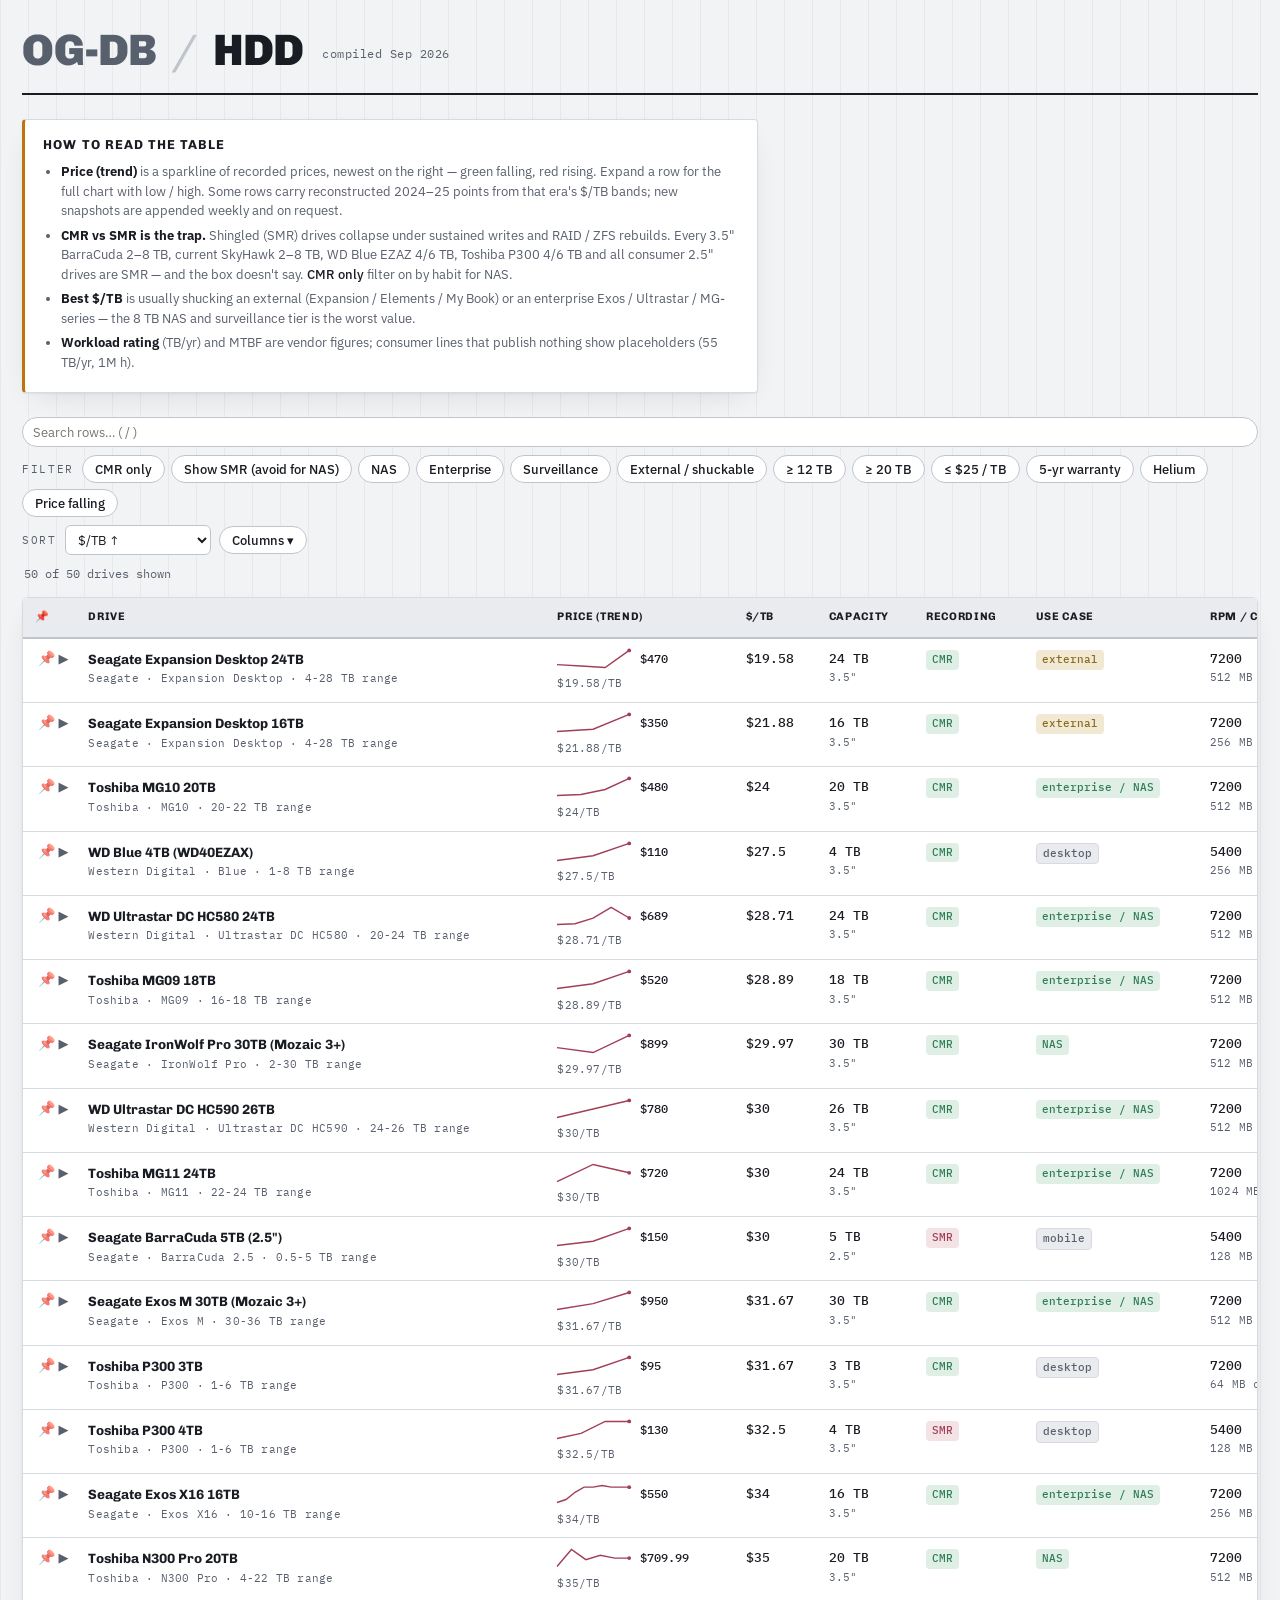
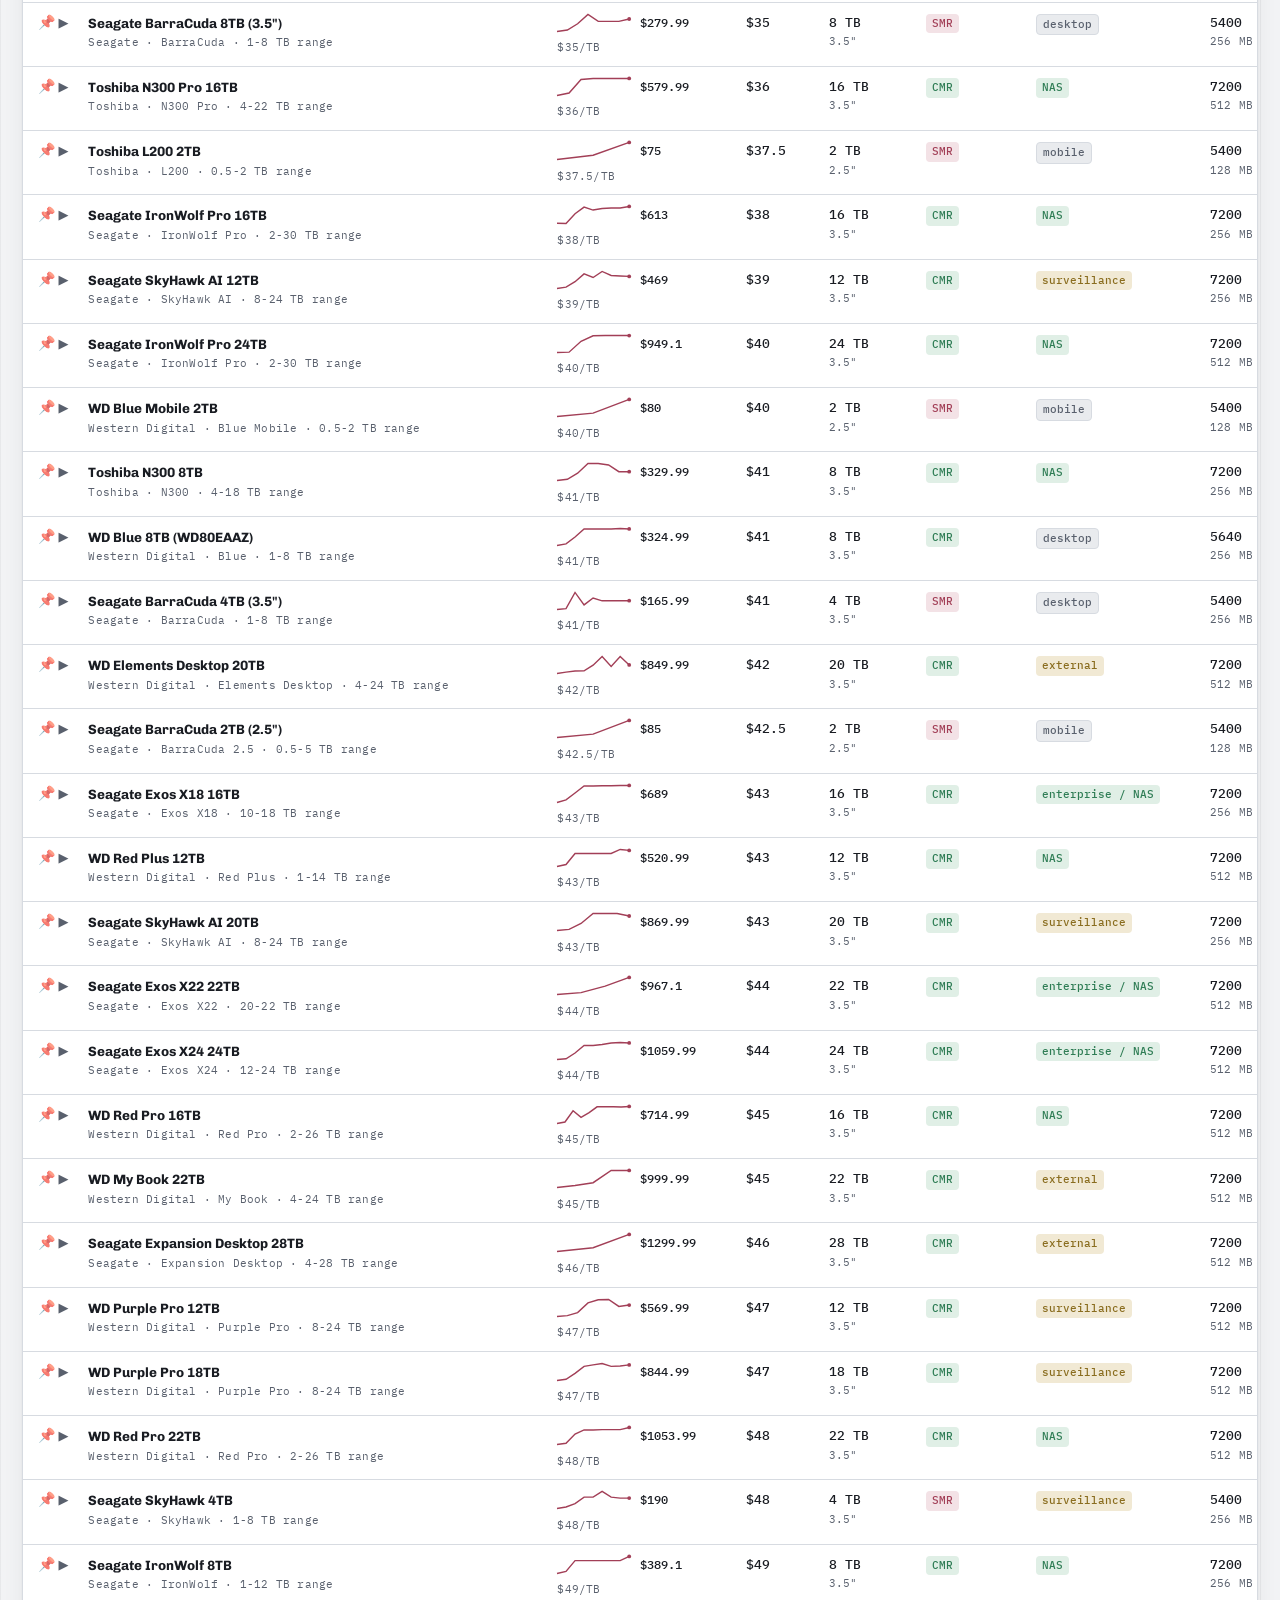
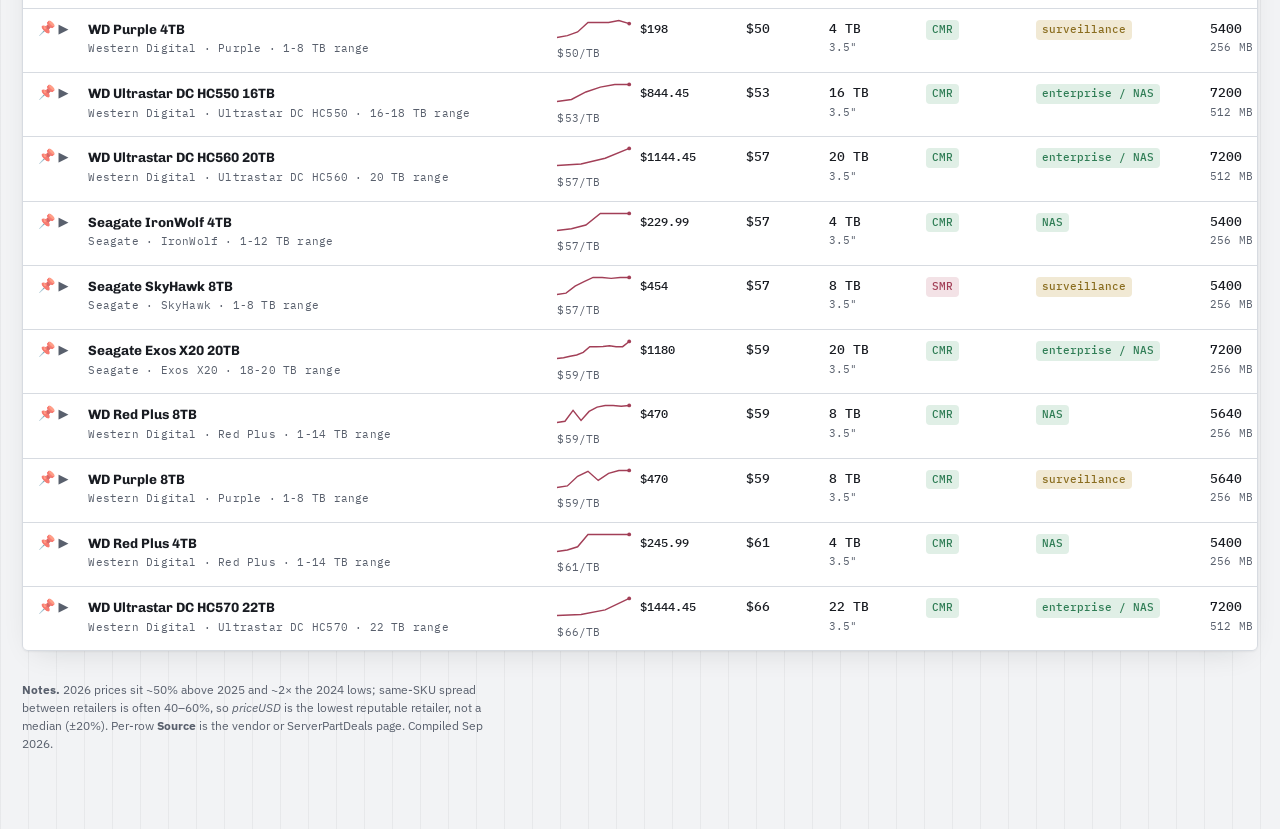
<file: hdds/index.html>
<!doctype html>
<html lang="en">
<head>
<meta charset="utf-8">
<meta name="viewport" content="width=device-width, initial-scale=1">
<title>HDD</title>
<meta name="description" content="Hard drives with tracked price history - capacity, CMR/SMR, use case, RPM, workload rating, warranty, idle power, $/TB.">
<link rel="preconnect" href="https://fonts.googleapis.com">
<link rel="preconnect" href="https://fonts.gstatic.com" crossorigin>
<link rel="stylesheet" href="https://fonts.googleapis.com/css2?family=Chivo:wght@400;700;900&family=IBM+Plex+Sans:wght@400;500;600&family=IBM+Plex+Mono:wght@400;500;600&display=swap">
<style>
body{margin:0;font:14px/1.5 system-ui,-apple-system,Segoe UI,Roboto,sans-serif}img{max-width:100%}[hidden]{display:none!important}
:root{
  --bg:#f2f3f5;--surface:#fff;--surface-2:#e9ebee;--ink:#191c22;--ink-soft:#59606d;
  --line:#d7dbe1;--line-strong:#bfc5cd;--accent:#c0740f;--accent-ink:#8a5300;--accent-wash:#f6ecdd;
  --yes:#2f7d55;--yes-bg:#e0efe6;--no:#a23f57;--no-bg:#f3e2e6;--partial:#8a6d1f;--partial-bg:#f1e9d4;
  --shadow:0 1px 2px rgba(20,22,27,.05),0 10px 30px -14px rgba(20,22,27,.16);
  --grid:rgba(25,28,34,.05);
}
@media (prefers-color-scheme:dark){:root:not([data-theme="light"]){
  --bg:#0e1014;--surface:#171a20;--surface-2:#1f232b;--ink:#e9ebef;--ink-soft:#98a0ae;
  --line:#2a2f38;--line-strong:#3a414d;--accent:#e8a33d;--accent-ink:#f0b968;--accent-wash:#2c2113;
  --yes:#6fc394;--yes-bg:#183328;--no:#e08aa0;--no-bg:#3a2029;--partial:#d9b968;--partial-bg:#332c15;
  --shadow:0 1px 2px rgba(0,0,0,.4),0 16px 40px -18px rgba(0,0,0,.6);--grid:rgba(255,255,255,.045);
}}
:root[data-theme="dark"]{
  --bg:#0e1014;--surface:#171a20;--surface-2:#1f232b;--ink:#e9ebef;--ink-soft:#98a0ae;
  --line:#2a2f38;--line-strong:#3a414d;--accent:#e8a33d;--accent-ink:#f0b968;--accent-wash:#2c2113;
  --yes:#6fc394;--yes-bg:#183328;--no:#e08aa0;--no-bg:#3a2029;--partial:#d9b968;--partial-bg:#332c15;
  --shadow:0 1px 2px rgba(0,0,0,.4),0 16px 40px -18px rgba(0,0,0,.6);--grid:rgba(255,255,255,.045);
}
*{box-sizing:border-box}
body{
  margin:0;color:var(--ink);
  background:linear-gradient(90deg,var(--grid) 1px,transparent 1px) 0 0/28px 100%,var(--bg);
  font-family:"IBM Plex Sans",system-ui,-apple-system,Segoe UI,Roboto,sans-serif;line-height:1.5;
}
.wrap{max-width:min(2600px,99vw);margin:0 auto;padding:clamp(16px,2.5vw,28px) clamp(8px,1.5vw,16px) 64px}

header.masthead{border-bottom:2px solid var(--ink);padding-bottom:20px;margin-bottom:24px}
h1{font-family:"Chivo",sans-serif;font-weight:900;font-size:clamp(26px,4.6vw,44px);
  line-height:1.02;margin:0;letter-spacing:-.02em;text-wrap:balance}
h1 .crumb{color:var(--ink-soft);text-decoration:none}
h1 .crumb:hover,h1 .crumb:focus-visible{color:var(--accent)}
h1 .sep{color:var(--line-strong);margin:0 .35em;font-weight:400}
.compiled{font-family:"IBM Plex Mono",monospace;font-size:12px;letter-spacing:.04em;
  color:var(--ink-soft);font-weight:400;white-space:nowrap;margin-left:12px;vertical-align:middle}

.primer{background:var(--surface);border:1px solid var(--line);border-left:3px solid var(--accent);
  border-radius:4px;padding:15px 18px;margin:20px 0 24px;box-shadow:var(--shadow);max-width:92ch}
.primer h2{font-family:"Chivo",sans-serif;font-weight:700;font-size:13px;margin:0 0 8px;
  text-transform:uppercase;letter-spacing:.08em}
.primer ul{margin:0;padding-left:18px;font-size:13px;color:var(--ink-soft)}
.primer li{margin:5px 0}
.primer strong{color:var(--ink)}
.primer em{color:var(--ink);font-style:normal;font-weight:500}

.controls{display:flex;flex-wrap:wrap;gap:8px;align-items:center;margin-bottom:8px}
.controls .grp{display:flex;flex-wrap:wrap;gap:6px;align-items:center}
.glabel{font-family:"IBM Plex Mono",monospace;font-size:11px;letter-spacing:.14em;
  text-transform:uppercase;color:var(--ink-soft);margin-right:2px}
button.chip{font-family:"IBM Plex Sans",sans-serif;font-size:12.5px;font-weight:500;color:var(--ink);
  background:var(--surface);border:1px solid var(--line-strong);border-radius:999px;padding:5px 12px;cursor:pointer;transition:.12s}
button.chip:hover{border-color:var(--accent)}
button.chip[aria-pressed="true"]{background:var(--accent);border-color:var(--accent);color:#1a1d23}
button.chip:focus-visible,select:focus-visible,tr.row:focus-visible{outline:2px solid var(--accent);outline-offset:2px}
select{font-family:"IBM Plex Sans",sans-serif;font-size:12.5px;padding:5px 8px;background:var(--surface);
  color:var(--ink);border:1px solid var(--line-strong);border-radius:6px}
.count{font-family:"IBM Plex Mono",monospace;font-size:12px;color:var(--ink-soft);margin:10px 2px 14px}

.colwrap{position:relative}
.colpanel{position:absolute;top:calc(100% + 6px);right:0;z-index:20;background:var(--surface);
  border:1px solid var(--line-strong);border-radius:8px;box-shadow:var(--shadow);padding:12px 14px;
  width:260px;max-height:70vh;overflow:auto;display:flex;flex-direction:column;gap:7px}
.colpanel .colhead{margin:0 0 2px;font-family:"IBM Plex Mono",monospace;font-size:10.5px;
  letter-spacing:.14em;text-transform:uppercase;color:var(--ink-soft)}
.colpanel label{display:flex;align-items:center;gap:8px;font-size:12.5px;cursor:pointer}
.colpanel input{accent-color:var(--accent)}
.colactions{display:flex;gap:8px;margin-top:6px;border-top:1px solid var(--line);padding-top:9px}
.colactions button{font-family:"IBM Plex Sans",sans-serif;font-size:11.5px;font-weight:500;cursor:pointer;
  background:var(--surface-2);color:var(--ink);border:1px solid var(--line-strong);border-radius:6px;padding:4px 10px}
.colactions button:hover{border-color:var(--accent)}

.tablewrap{overflow-x:auto;border:1px solid var(--line);border-radius:6px;box-shadow:var(--shadow)}
table{border-collapse:collapse;width:100%;background:var(--surface)}
thead th{position:sticky;top:0;z-index:2;background:var(--surface-2);font-family:"Chivo",sans-serif;
  font-weight:700;font-size:11px;letter-spacing:.06em;text-transform:uppercase;text-align:left;
  padding:11px 12px;color:var(--ink);border-bottom:2px solid var(--line-strong);white-space:nowrap}
thead th.sortable{cursor:pointer;user-select:none}
thead th.sortable:hover{color:var(--accent)}
thead th.sortable:focus-visible{outline:2px solid var(--accent);outline-offset:-2px}
thead th[aria-sort="ascending"],thead th[aria-sort="descending"]{color:var(--accent);background:var(--accent-wash)}
thead th .arrow{color:var(--accent);font-size:10px}
tbody tr.row{border-top:1px solid var(--line);cursor:pointer}
tbody tr.row:hover{background:var(--surface-2)}
td{padding:10px 12px;font-size:13px;vertical-align:top}
.name{font-family:"Chivo",sans-serif;font-weight:700;font-size:13.5px}
.sub{display:block;font-family:"IBM Plex Mono",monospace;font-size:10.5px;color:var(--ink-soft);
  font-weight:400;margin-top:2px;letter-spacing:.02em}
.price{font-family:"IBM Plex Mono",monospace;font-variant-numeric:tabular-nums;font-weight:500;white-space:nowrap}
.price small{display:block;color:var(--ink-soft);font-weight:400;font-size:10.5px;white-space:normal;max-width:22ch}
.tag{display:inline-block;font-family:"IBM Plex Mono",monospace;font-size:10.5px;font-weight:500;
  padding:2px 6px;border-radius:4px;margin:1px 3px 1px 0;white-space:nowrap}
.t-yes{background:var(--yes-bg);color:var(--yes)}
.t-no{background:var(--no-bg);color:var(--no)}
.t-part{background:var(--partial-bg);color:var(--partial)}
.t-neutral{background:var(--surface-2);color:var(--ink-soft);border:1px solid var(--line)}
a.srclink{font-family:"IBM Plex Mono",monospace;font-size:11.5px;color:var(--accent);text-decoration:none;white-space:nowrap}
a.srclink:hover,a.srclink:focus-visible{text-decoration:underline}

.expand{background:var(--bg)}
.expand td{padding:0}
.expand .inner{padding:16px 18px 20px;display:grid;grid-template-columns:repeat(auto-fit,minmax(230px,1fr));gap:14px 26px}
.expand h4{font-family:"IBM Plex Mono",monospace;font-size:10.5px;letter-spacing:.14em;text-transform:uppercase;color:var(--accent);margin:0 0 4px}
.expand p{margin:0;font-size:12.5px;color:var(--ink-soft)}
.expand p strong{color:var(--ink);font-weight:600}
dl.kv{margin:0;display:grid;grid-template-columns:max-content 1fr;gap:6px 16px;font-size:12.5px;color:var(--ink-soft);max-width:120ch}
dl.kv dt{font-family:"IBM Plex Mono",monospace;font-size:10.5px;letter-spacing:.1em;text-transform:uppercase;color:var(--ink);padding-top:1px}
dl.kv dd{margin:0}
.chev{display:inline-block;width:14px;color:var(--ink-soft);transition:transform .15s}
tr.row[aria-expanded="true"] .chev{transform:rotate(90deg);color:var(--accent)}
td.lead{white-space:nowrap;padding-right:4px}
.pin{border:0;background:none;cursor:pointer;font-size:14px;line-height:1;padding:2px 3px;
  opacity:.7;filter:none;transition:opacity .12s,transform .12s}
tr.row:hover .pin,.pin:focus-visible{opacity:1;transform:scale(1.15)}
.pin.on{filter:none}
.pin:focus-visible{outline:2px solid var(--accent);outline-offset:1px}
tr.row.pinned{background:var(--accent-wash)}
tr.row.pinned td:first-child{box-shadow:inset 3px 0 0 var(--accent)}
tr.row.pinned:hover{background:var(--accent-wash)}
.pincount{color:var(--accent-ink);font-weight:600}
.clearpins{border:0;background:none;color:var(--accent);font:inherit;font-size:11px;cursor:pointer;text-decoration:underline;padding:0 2px}

footer{margin-top:30px;font-size:12px;color:var(--ink-soft);max-width:70ch}
footer a{color:var(--accent)}
@media (prefers-reduced-motion:reduce){*{transition:none!important}}

.searchwrap{flex:1 1 220px;min-width:180px}
.rowsearch{width:100%;font-family:"IBM Plex Sans",sans-serif;font-size:12.5px;padding:6px 10px;background:var(--surface);color:var(--ink);border:1px solid var(--line-strong);border-radius:999px;outline:0}
.rowsearch:focus{border-color:var(--accent);box-shadow:0 0 0 3px var(--accent-wash)}
.rowsearch::-webkit-search-cancel-button{-webkit-appearance:none}

</style>
</head>
<body>
<div class="wrap">
  <header class="masthead">
    <h1><a class="crumb" href="../">OG-DB</a><span class="sep">/</span>HDD <span class="compiled">compiled Sep 2026</span></h1>
  </header>
  <div class="primer"><h2>How to read the table</h2><ul><li><strong>Price (trend)</strong> is a sparkline of recorded prices, newest on the right &mdash; green falling, red rising. Expand a row for the full chart with low / high. Some rows carry reconstructed 2024&ndash;25 points from that era's $/TB bands; new snapshots are appended weekly and on request.</li><li><strong>CMR vs SMR is the trap.</strong> Shingled (SMR) drives collapse under sustained writes and RAID / ZFS rebuilds. Every 3.5" BarraCuda 2&ndash;8 TB, current SkyHawk 2&ndash;8 TB, WD Blue EZAZ 4/6 TB, Toshiba P300 4/6 TB and all consumer 2.5" drives are SMR &mdash; and the box doesn't say. <em>CMR only</em> filter on by habit for NAS.</li><li><strong>Best $/TB</strong> is usually shucking an external (Expansion / Elements / My Book) or an enterprise Exos / Ultrastar / MG-series &mdash; the 8 TB NAS and surveillance tier is the worst value.</li><li><strong>Workload rating</strong> (TB/yr) and MTBF are vendor figures; consumer lines that publish nothing show placeholders (55 TB/yr, 1M h).</li></ul></div>
  <div class="controls">
    <div class="grp searchwrap"><input id="rowq" class="rowsearch" type="search" placeholder="Search rows… ( / )" autocomplete="off" aria-label="Search rows"></div>
    <div class="grp"><span class="glabel">Filter</span><span id="filters" style="display:contents"></span></div>
    <div class="grp"><span class="glabel">Sort</span><select id="sort"></select></div>
    <div class="grp colwrap">
      <button class="chip" id="colbtn" aria-expanded="false" aria-controls="colpanel">Columns ▾</button>
      <div class="colpanel" id="colpanel" hidden>
        <p class="colhead">Show columns</p>
        <div class="colactions"><button type="button" data-all="1">All</button><button type="button" data-all="0">Minimal</button></div>
      </div>
    </div>
  </div>
  <div class="count" id="count"></div>
  <div class="tablewrap"><table id="tbl"><thead><tr></tr></thead><tbody id="tbody"></tbody></table></div>
  <footer><p><strong>Notes.</strong> 2026 prices sit ~50% above 2025 and ~2&times; the 2024 lows; same-SKU spread between retailers is often 40&ndash;60%, so <em>priceUSD</em> is the lowest reputable retailer, not a median (&plusmn;20%). Per-row <strong>Source</strong> is the vendor or ServerPartDeals page. Compiled Sep 2026.</p></footer>
</div>
<script>
const DATA=[{"name":"Seagate Exos X16 16TB","brand":"Seagate","family":"Exos X16","capacityTB":16,"capacityRangeTB":"10-16","formFactor":"3.5\"","rpm":7200,"cacheMB":256,"recording":"CMR","interface":"SATA 6 Gb/s","heliumSealed":true,"workloadTByr":550,"mtbfHours":2500000,"useCase":"enterprise / NAS","warrantyYears":5,"avgIdleWatts":5,"priceUSD":550,"pricePerTB":34,"priceHistory":[{"date":"2024-05","priceUSD":190,"source":"ServerPartDeals (new)"},{"date":"2025-06","priceUSD":260,"source":"Newegg"},{"date":"2026-09","priceUSD":430,"source":"ServerPartDeals"},{"date":"2026-09-06","priceUSD":550,"source":"Newegg"},{"date":"2026-09-07","priceUSD":550,"source":"Newegg"},{"date":"2026-09-14","priceUSD":589.75,"source":"Newegg"},{"date":"2026-09-21","priceUSD":550,"source":"Newegg"},{"date":"2026-09-28","priceUSD":550,"source":"Newegg"},{"date":"2026-10-05","priceUSD":550,"source":"Newegg"}],"notes":"ST16000NM001G. End-of-line; mostly sold as manufacturer-recertified now (~$230-260 recert). Still a solid $/TB anchor for 16TB.","source":{"url":"https://www.seagate.com/products/enterprise-drives/exos-x/x16/","label":"Seagate"}},{"name":"Seagate Exos X18 16TB","brand":"Seagate","family":"Exos X18","capacityTB":16,"capacityRangeTB":"10-18","formFactor":"3.5\"","rpm":7200,"cacheMB":256,"recording":"CMR","interface":"SATA 6 Gb/s","heliumSealed":true,"workloadTByr":550,"mtbfHours":2500000,"useCase":"enterprise / NAS","warrantyYears":5,"avgIdleWatts":5.3,"priceUSD":689,"pricePerTB":43,"priceHistory":[{"date":"2024-05","priceUSD":215,"source":"ServerPartDeals"},{"date":"2025-09","priceUSD":290,"source":"Newegg"},{"date":"2026-09","priceUSD":480,"source":"Newegg / ServerPartDeals"},{"date":"2026-09-06","priceUSD":672.1,"source":"Newegg"},{"date":"2026-09-07","priceUSD":672.1,"source":"Newegg"},{"date":"2026-09-14","priceUSD":680,"source":"Newegg"},{"date":"2026-09-21","priceUSD":679.1,"source":"Newegg"},{"date":"2026-09-28","priceUSD":689,"source":"Newegg"},{"date":"2026-10-05","priceUSD":689,"source":"Newegg"}],"notes":"ST16000NM000J. Amazon marketplace listing ~$711 on 2026-09-06 (diskdojo); Newegg/SPD well under that. 18TB sibling ST18000NM000J ~$540.","source":{"url":"https://www.seagate.com/products/enterprise-drives/exos-x/x18/","label":"Seagate"}},{"name":"Seagate Exos X20 20TB","brand":"Seagate","family":"Exos X20","capacityTB":20,"capacityRangeTB":"18-20","formFactor":"3.5\"","rpm":7200,"cacheMB":256,"recording":"CMR","interface":"SATA 6 Gb/s","heliumSealed":true,"workloadTByr":550,"mtbfHours":2500000,"useCase":"enterprise / NAS","warrantyYears":5,"avgIdleWatts":5.5,"priceUSD":1180,"pricePerTB":59,"priceHistory":[{"date":"2023-09","priceUSD":210,"source":"ServerPartDeals (recert)"},{"date":"2024-06","priceUSD":260,"source":"ServerPartDeals"},{"date":"2025-10","priceUSD":340,"source":"Newegg"},{"date":"2026-03","priceUSD":410,"source":"diskdojo/Amazon"},{"date":"2026-09","priceUSD":560,"source":"ServerPartDeals / Newegg"},{"date":"2026-09-06","priceUSD":879.99,"source":"Newegg"},{"date":"2026-09-07","priceUSD":879.99,"source":"Newegg"},{"date":"2026-09-14","priceUSD":890,"source":"Newegg"},{"date":"2026-09-21","priceUSD":932.99,"source":"Newegg"},{"date":"2026-09-28","priceUSD":882.99,"source":"Newegg"},{"date":"2026-10-05","priceUSD":882.99,"source":"Newegg"},{"date":"2026-10-12","priceUSD":1180,"source":"Newegg"}],"notes":"ST20000NM007D. SPD listed new at $500 but out of stock on 2026-09-06; Amazon $849, Newegg $880 same day. Recert ~$500. Loud under load; enterprise workhorse.","source":{"url":"https://www.seagate.com/products/enterprise-drives/exos-x/x20/","label":"Seagate"}},{"name":"Seagate Exos X22 22TB","brand":"Seagate","family":"Exos X22","capacityTB":22,"capacityRangeTB":"20-22","formFactor":"3.5\"","rpm":7200,"cacheMB":512,"recording":"CMR","interface":"SATA 6 Gb/s","heliumSealed":true,"workloadTByr":550,"mtbfHours":2500000,"useCase":"enterprise / NAS","warrantyYears":5,"avgIdleWatts":5.7,"priceUSD":967.1,"pricePerTB":44,"priceHistory":[{"date":"2024-07","priceUSD":330,"source":"ServerPartDeals"},{"date":"2025-08","priceUSD":400,"source":"Newegg"},{"date":"2026-09","priceUSD":640,"source":"Newegg"},{"date":"2026-10-05","priceUSD":967.1,"source":"Newegg"}],"notes":"ST22000NM001E. 512MB cache. Used/recert listings ~$29/TB (DatacenterDisk, Sept 2026).","source":{"url":"https://www.seagate.com/products/enterprise-drives/exos-x/x22/","label":"Seagate"}},{"name":"Seagate Exos X24 24TB","brand":"Seagate","family":"Exos X24","capacityTB":24,"capacityRangeTB":"12-24","formFactor":"3.5\"","rpm":7200,"cacheMB":512,"recording":"CMR","interface":"SATA 6 Gb/s","heliumSealed":true,"workloadTByr":550,"mtbfHours":2500000,"useCase":"enterprise / NAS","warrantyYears":5,"avgIdleWatts":6,"priceUSD":1059.99,"pricePerTB":44,"priceHistory":[{"date":"2024-09","priceUSD":400,"source":"Newegg"},{"date":"2025-08","priceUSD":430,"source":"Newegg"},{"date":"2026-09","priceUSD":660,"source":"Newegg / diskdojo (renewed $620)"},{"date":"2026-09-06","priceUSD":959.99,"source":"Newegg"},{"date":"2026-09-07","priceUSD":959.99,"source":"Newegg"},{"date":"2026-09-14","priceUSD":999.99,"source":"Newegg"},{"date":"2026-09-21","priceUSD":1059.99,"source":"Newegg"},{"date":"2026-09-28","priceUSD":1079.99,"source":"Newegg"},{"date":"2026-10-05","priceUSD":1059.99,"source":"Newegg"}],"notes":"ST24000NM002H. Last conventional-PMR Exos before HAMR. Renewed units $620 (diskdojo 2026-09-06). Also sold in 12/16/20TB X24 SKUs.","source":{"url":"https://www.seagate.com/products/enterprise-drives/exos-x/x24/","label":"Seagate"}},{"name":"Seagate Exos M 30TB (Mozaic 3+)","brand":"Seagate","family":"Exos M","capacityTB":30,"capacityRangeTB":"30-36","formFactor":"3.5\"","rpm":7200,"cacheMB":512,"recording":"CMR","interface":"SATA 6 Gb/s","heliumSealed":true,"workloadTByr":550,"mtbfHours":2500000,"useCase":"enterprise / NAS","warrantyYears":5,"avgIdleWatts":6.3,"priceUSD":950,"pricePerTB":31.67,"priceHistory":[{"date":"2025-07","priceUSD":600,"source":"Seagate.com launch MSRP"},{"date":"2026-03","priceUSD":720,"source":"Newegg"},{"date":"2026-09","priceUSD":950,"source":"Newegg / Amazon"}],"notes":"ST30000NM004K. HAMR / Mozaic 3+ platform - first mass-market HAMR drive. 32TB SKU ~$1,900 on Amazon (inflated). Long-term HAMR reliability data still thin.","source":{"url":"https://www.seagate.com/products/enterprise-drives/exos-m/","label":"Seagate"}},{"name":"WD Ultrastar DC HC550 16TB","brand":"Western Digital","family":"Ultrastar DC HC550","capacityTB":16,"capacityRangeTB":"16-18","formFactor":"3.5\"","rpm":7200,"cacheMB":512,"recording":"CMR","interface":"SATA 6 Gb/s","heliumSealed":true,"workloadTByr":550,"mtbfHours":2500000,"useCase":"enterprise / NAS","warrantyYears":5,"avgIdleWatts":5.6,"priceUSD":844.45,"pricePerTB":53,"priceHistory":[{"date":"2024-05","priceUSD":200,"source":"ServerPartDeals"},{"date":"2025-06","priceUSD":280,"source":"Newegg"},{"date":"2026-09","priceUSD":560,"source":"Newegg"},{"date":"2026-09-14","priceUSD":744.45,"source":"Newegg"},{"date":"2026-09-28","priceUSD":844.45,"source":"Newegg"},{"date":"2026-10-05","priceUSD":844.45,"source":"Newegg"}],"notes":"WUH721816ALE6L4. Amazon $754 on 2026-09-06 (diskdojo). Same platform lives inside many WD Elements shuckables (white-label).","source":{"url":"https://www.westerndigital.com/products/internal-drives/data-center-drives/ultrastar-dc-hc550-hdd","label":"Western Digital"}},{"name":"WD Ultrastar DC HC560 20TB","brand":"Western Digital","family":"Ultrastar DC HC560","capacityTB":20,"capacityRangeTB":"20","formFactor":"3.5\"","rpm":7200,"cacheMB":512,"recording":"CMR","interface":"SATA 6 Gb/s","heliumSealed":true,"workloadTByr":550,"mtbfHours":2500000,"useCase":"enterprise / NAS","warrantyYears":5,"avgIdleWatts":5.7,"priceUSD":1144.45,"pricePerTB":57,"priceHistory":[{"date":"2024-06","priceUSD":280,"source":"ServerPartDeals"},{"date":"2025-09","priceUSD":360,"source":"Newegg"},{"date":"2026-09","priceUSD":650,"source":"Newegg"},{"date":"2026-10-05","priceUSD":1144.45,"source":"Newegg"}],"notes":"WUH722020ALE6L4. Recert $599 at ServerPartDeals 2026-09-06 (60 in stock) - recert premium vs Seagate is unusual this year.","source":{"url":"https://www.westerndigital.com/products/internal-drives/data-center-drives/ultrastar-dc-hc560-hdd","label":"Western Digital"}},{"name":"WD Ultrastar DC HC570 22TB","brand":"Western Digital","family":"Ultrastar DC HC570","capacityTB":22,"capacityRangeTB":"22","formFactor":"3.5\"","rpm":7200,"cacheMB":512,"recording":"CMR","interface":"SATA 6 Gb/s","heliumSealed":true,"workloadTByr":550,"mtbfHours":2500000,"useCase":"enterprise / NAS","warrantyYears":5,"avgIdleWatts":5.7,"priceUSD":1444.45,"pricePerTB":66,"priceHistory":[{"date":"2024-07","priceUSD":330,"source":"ServerPartDeals"},{"date":"2025-09","priceUSD":400,"source":"Newegg"},{"date":"2026-09","priceUSD":700,"source":"Newegg"},{"date":"2026-10-05","priceUSD":1444.45,"source":"Newegg"}],"notes":"WUH722222ALE6L4. Believed to be the drive inside 20/22TB WD Elements with reduced-speed firmware.","source":{"url":"https://www.westerndigital.com/products/internal-drives/data-center-drives/ultrastar-dc-hc570-hdd","label":"Western Digital"}},{"name":"WD Ultrastar DC HC580 24TB","brand":"Western Digital","family":"Ultrastar DC HC580","capacityTB":24,"capacityRangeTB":"20-24","formFactor":"3.5\"","rpm":7200,"cacheMB":512,"recording":"CMR","interface":"SATA 6 Gb/s","heliumSealed":true,"workloadTByr":550,"mtbfHours":2500000,"useCase":"enterprise / NAS","warrantyYears":5,"avgIdleWatts":6.1,"priceUSD":689,"pricePerTB":28.71,"priceHistory":[{"date":"2024-09","priceUSD":420,"source":"Newegg"},{"date":"2025-09","priceUSD":450,"source":"Newegg"},{"date":"2026-07","priceUSD":679,"source":"diskdojo/Newegg"},{"date":"2026-08","priceUSD":1118,"source":"diskdojo/Amazon"},{"date":"2026-09","priceUSD":689,"source":"Newegg (diskdojo 2026-09-06)"}],"notes":"WUH722424ALE6L4. Retail swung $679-$1,118 in Aug 2026 alone; Newegg is the sane price. Renewed ~$430 ($17.92/TB, DatacenterDisk).","source":{"url":"https://www.westerndigital.com/products/internal-drives/data-center-drives/ultrastar-dc-hc580-hdd","label":"Western Digital"}},{"name":"WD Ultrastar DC HC590 26TB","brand":"Western Digital","family":"Ultrastar DC HC590","capacityTB":26,"capacityRangeTB":"24-26","formFactor":"3.5\"","rpm":7200,"cacheMB":512,"recording":"CMR","interface":"SATA 6 Gb/s","heliumSealed":true,"workloadTByr":550,"mtbfHours":2500000,"useCase":"enterprise / NAS","warrantyYears":5,"avgIdleWatts":6.2,"priceUSD":780,"pricePerTB":30,"priceHistory":[{"date":"2025-10","priceUSD":470,"source":"Slickdeals (24TB SKU)"},{"date":"2026-09","priceUSD":780,"source":"Newegg"}],"notes":"WUH722626ALE6L4. ePMR + OptiNAND; 11-platter. 24TB SKU was $469.99 in late 2025. Top of WD's conventional line before HAMR.","source":{"url":"https://www.westerndigital.com/products/internal-drives/data-center-drives/ultrastar-dc-hc590-hdd","label":"Western Digital"}},{"name":"Toshiba MG09 18TB","brand":"Toshiba","family":"MG09","capacityTB":18,"capacityRangeTB":"16-18","formFactor":"3.5\"","rpm":7200,"cacheMB":512,"recording":"CMR","interface":"SATA 6 Gb/s","heliumSealed":true,"workloadTByr":550,"mtbfHours":2500000,"useCase":"enterprise / NAS","warrantyYears":5,"avgIdleWatts":4.2,"priceUSD":520,"pricePerTB":28.89,"priceHistory":[{"date":"2024-06","priceUSD":240,"source":"ServerPartDeals"},{"date":"2025-09","priceUSD":320,"source":"Newegg"},{"date":"2026-09","priceUSD":520,"source":"Newegg"}],"notes":"MG09ACA18TE. 9-platter helium; low idle power for its class. Amazon $659 on 2026-09-06. Used listings ~$35/TB.","source":{"url":"https://storage.toshiba.com/enterprise-hdd/capacity/mg09","label":"Toshiba"}},{"name":"Toshiba MG10 20TB","brand":"Toshiba","family":"MG10","capacityTB":20,"capacityRangeTB":"20-22","formFactor":"3.5\"","rpm":7200,"cacheMB":512,"recording":"CMR","interface":"SATA 6 Gb/s","heliumSealed":true,"workloadTByr":550,"mtbfHours":2500000,"useCase":"enterprise / NAS","warrantyYears":5,"avgIdleWatts":4.4,"priceUSD":480,"pricePerTB":24,"priceHistory":[{"date":"2023-09","priceUSD":278,"source":"ServerPartDeals"},{"date":"2024-08","priceUSD":290,"source":"ServerPartDeals"},{"date":"2025-09","priceUSD":350,"source":"Newegg"},{"date":"2026-09","priceUSD":480,"source":"ServerPartDeals / Newegg"}],"notes":"MG10ACA20TE. FC-MAMR, 10-platter helium. Often the cheapest new 20TB from a US retailer; MG10F 22TB sibling. Recert/refurb ~$380 at SPD.","source":{"url":"https://storage.toshiba.com/enterprise-hdd/capacity/mg10","label":"Toshiba"}},{"name":"Toshiba MG11 24TB","brand":"Toshiba","family":"MG11","capacityTB":24,"capacityRangeTB":"22-24","formFactor":"3.5\"","rpm":7200,"cacheMB":1024,"recording":"CMR","interface":"SATA 6 Gb/s","heliumSealed":true,"workloadTByr":550,"mtbfHours":2500000,"useCase":"enterprise / NAS","warrantyYears":5,"avgIdleWatts":4.7,"priceUSD":720,"pricePerTB":30,"priceHistory":[{"date":"2025-06","priceUSD":480,"source":"Newegg"},{"date":"2026-08","priceUSD":949,"source":"diskdojo/eBay (22TB)"},{"date":"2026-09","priceUSD":720,"source":"Amazon / Newegg"}],"notes":"MG11ACA24TE. 1GB cache, MAMR. 22TB sibling $695 on Amazon 2026-09-06 ($31.58/TB) vs $1,096 Newegg - retailer spread is huge right now.","source":{"url":"https://storage.toshiba.com/enterprise-hdd/capacity/mg11","label":"Toshiba"}},{"name":"WD Red Plus 4TB","brand":"Western Digital","family":"Red Plus","capacityTB":4,"capacityRangeTB":"1-14","formFactor":"3.5\"","rpm":5400,"cacheMB":256,"recording":"CMR","interface":"SATA 6 Gb/s","heliumSealed":false,"workloadTByr":180,"mtbfHours":1000000,"useCase":"NAS","warrantyYears":3,"avgIdleWatts":3,"priceUSD":245.99,"pricePerTB":61,"priceHistory":[{"date":"2024-06","priceUSD":85,"source":"Amazon"},{"date":"2025-09","priceUSD":100,"source":"Amazon"},{"date":"2026-09","priceUSD":130,"source":"Amazon"},{"date":"2026-09-07","priceUSD":245.99,"source":"Newegg"},{"date":"2026-09-14","priceUSD":245.99,"source":"Newegg"},{"date":"2026-09-21","priceUSD":245.99,"source":"Newegg"},{"date":"2026-09-28","priceUSD":245.99,"source":"Newegg"},{"date":"2026-10-05","priceUSD":245.99,"source":"Newegg"}],"notes":"WD40EFPX. All Red Plus are CMR (the SMR ones were rebranded plain 'WD Red' after the 2020 scandal - avoid WD40EFAX).","source":{"url":"https://www.westerndigital.com/products/internal-drives/wd-red-plus-sata-3-5-hdd","label":"Western Digital"}},{"name":"WD Red Plus 8TB","brand":"Western Digital","family":"Red Plus","capacityTB":8,"capacityRangeTB":"1-14","formFactor":"3.5\"","rpm":5640,"cacheMB":256,"recording":"CMR","interface":"SATA 6 Gb/s","heliumSealed":false,"workloadTByr":180,"mtbfHours":1000000,"useCase":"NAS","warrantyYears":3,"avgIdleWatts":3.4,"priceUSD":470,"pricePerTB":59,"priceHistory":[{"date":"2024-05","priceUSD":140,"source":"Amazon"},{"date":"2025-09","priceUSD":165,"source":"Amazon"},{"date":"2026-03","priceUSD":374,"source":"diskdojo"},{"date":"2026-05","priceUSD":180,"source":"diskdojo"},{"date":"2026-09","priceUSD":355,"source":"Amazon / Newegg (diskdojo 2026-09-06)"},{"date":"2026-09-06","priceUSD":437.99,"source":"Newegg"},{"date":"2026-09-14","priceUSD":470,"source":"Newegg"},{"date":"2026-09-21","priceUSD":470,"source":"Newegg"},{"date":"2026-09-28","priceUSD":454.45,"source":"Newegg"},{"date":"2026-10-12","priceUSD":470,"source":"Newegg"}],"notes":"WD80EFPX. 2026 price whiplash: $180 in May, $355 by Jul-Sep. Used ~$215. Quiet, cool; 3-yr warranty is the weak spot vs Pro.","source":{"url":"https://www.westerndigital.com/products/internal-drives/wd-red-plus-sata-3-5-hdd","label":"Western Digital"}},{"name":"WD Red Plus 12TB","brand":"Western Digital","family":"Red Plus","capacityTB":12,"capacityRangeTB":"1-14","formFactor":"3.5\"","rpm":7200,"cacheMB":512,"recording":"CMR","interface":"SATA 6 Gb/s","heliumSealed":true,"workloadTByr":180,"mtbfHours":1000000,"useCase":"NAS","warrantyYears":3,"avgIdleWatts":4.8,"priceUSD":520.99,"pricePerTB":43,"priceHistory":[{"date":"2024-06","priceUSD":200,"source":"Amazon"},{"date":"2025-09","priceUSD":240,"source":"Amazon"},{"date":"2026-09","priceUSD":460,"source":"Amazon (diskdojo 2026-09-06)"},{"date":"2026-09-06","priceUSD":459.99,"source":"Newegg"},{"date":"2026-09-14","priceUSD":459.99,"source":"Newegg"},{"date":"2026-09-21","priceUSD":459.99,"source":"Newegg"},{"date":"2026-09-28","priceUSD":459.99,"source":"Newegg"},{"date":"2026-10-05","priceUSD":539.99,"source":"Newegg"},{"date":"2026-10-12","priceUSD":520.99,"source":"Newegg"}],"notes":"WD120EFBX. 12TB+ Red Plus are helium 7200 class despite the 'Plus' badge.","source":{"url":"https://www.westerndigital.com/products/internal-drives/wd-red-plus-sata-3-5-hdd","label":"Western Digital"}},{"name":"WD Red Pro 16TB","brand":"Western Digital","family":"Red Pro","capacityTB":16,"capacityRangeTB":"2-26","formFactor":"3.5\"","rpm":7200,"cacheMB":512,"recording":"CMR","interface":"SATA 6 Gb/s","heliumSealed":true,"workloadTByr":550,"mtbfHours":1000000,"useCase":"NAS","warrantyYears":5,"avgIdleWatts":5,"priceUSD":714.99,"pricePerTB":45,"priceHistory":[{"date":"2024-06","priceUSD":260,"source":"Amazon"},{"date":"2025-09","priceUSD":300,"source":"Amazon"},{"date":"2026-03","priceUSD":600,"source":"diskdojo"},{"date":"2026-06","priceUSD":425,"source":"diskdojo"},{"date":"2026-09","priceUSD":550,"source":"eBay-new / Amazon $705 (diskdojo 2026-09-06)"},{"date":"2026-09-06","priceUSD":704.99,"source":"Newegg"},{"date":"2026-09-14","priceUSD":704.99,"source":"Newegg"},{"date":"2026-09-21","priceUSD":704.99,"source":"Newegg"},{"date":"2026-09-28","priceUSD":699.5,"source":"Newegg"},{"date":"2026-10-05","priceUSD":714.99,"source":"Newegg"}],"notes":"WD161KFGX. Essentially an Ultrastar with NAS firmware and a 5-yr warranty; you pay ~$100-150 over HC550 for the badge.","source":{"url":"https://www.westerndigital.com/products/internal-drives/wd-red-pro-sata-hdd","label":"Western Digital"}},{"name":"WD Red Pro 22TB","brand":"Western Digital","family":"Red Pro","capacityTB":22,"capacityRangeTB":"2-26","formFactor":"3.5\"","rpm":7200,"cacheMB":512,"recording":"CMR","interface":"SATA 6 Gb/s","heliumSealed":true,"workloadTByr":550,"mtbfHours":1000000,"useCase":"NAS","warrantyYears":5,"avgIdleWatts":5.6,"priceUSD":1053.99,"pricePerTB":48,"priceHistory":[{"date":"2024-09","priceUSD":400,"source":"Amazon"},{"date":"2025-09","priceUSD":450,"source":"Amazon"},{"date":"2026-09","priceUSD":799,"source":"Amazon (diskdojo 2026-09-06)"},{"date":"2026-09-06","priceUSD":959.99,"source":"Newegg"},{"date":"2026-09-07","priceUSD":959.99,"source":"Newegg"},{"date":"2026-09-14","priceUSD":969.99,"source":"Newegg"},{"date":"2026-09-21","priceUSD":969.99,"source":"Newegg"},{"date":"2026-10-05","priceUSD":969.99,"source":"Newegg"},{"date":"2026-10-12","priceUSD":1053.99,"source":"Newegg"}],"notes":"WD221KFGX. OptiNAND. 24TB $1,000 and 26TB $1,145 on the same day - little $/TB advantage at the top.","source":{"url":"https://www.westerndigital.com/products/internal-drives/wd-red-pro-sata-hdd","label":"Western Digital"}},{"name":"Seagate IronWolf 4TB","brand":"Seagate","family":"IronWolf","capacityTB":4,"capacityRangeTB":"1-12","formFactor":"3.5\"","rpm":5400,"cacheMB":256,"recording":"CMR","interface":"SATA 6 Gb/s","heliumSealed":false,"workloadTByr":180,"mtbfHours":1000000,"useCase":"NAS","warrantyYears":3,"avgIdleWatts":3.5,"priceUSD":229.99,"pricePerTB":57,"priceHistory":[{"date":"2024-06","priceUSD":90,"source":"Amazon"},{"date":"2025-09","priceUSD":105,"source":"Amazon"},{"date":"2026-09","priceUSD":135,"source":"Amazon"},{"date":"2026-09-14","priceUSD":229.99,"source":"Newegg"},{"date":"2026-09-21","priceUSD":229.99,"source":"Newegg"},{"date":"2026-10-05","priceUSD":229.99,"source":"Newegg"}],"notes":"ST4000VN006. All IronWolf are CMR. Includes 3 yrs Rescue data recovery.","source":{"url":"https://www.seagate.com/products/nas-drives/ironwolf-hard-drive/","label":"Seagate"}},{"name":"Seagate IronWolf 8TB","brand":"Seagate","family":"IronWolf","capacityTB":8,"capacityRangeTB":"1-12","formFactor":"3.5\"","rpm":7200,"cacheMB":256,"recording":"CMR","interface":"SATA 6 Gb/s","heliumSealed":false,"workloadTByr":180,"mtbfHours":1000000,"useCase":"NAS","warrantyYears":3,"avgIdleWatts":5.3,"priceUSD":389.1,"pricePerTB":49,"priceHistory":[{"date":"2024-05","priceUSD":150,"source":"Amazon"},{"date":"2025-09","priceUSD":180,"source":"Amazon"},{"date":"2026-08","priceUSD":330,"source":"harddrivebenchmark.net"},{"date":"2026-09","priceUSD":330,"source":"Amazon / Newegg"},{"date":"2026-09-06","priceUSD":329.99,"source":"Newegg"},{"date":"2026-09-14","priceUSD":329.99,"source":"Newegg"},{"date":"2026-09-21","priceUSD":329.99,"source":"Newegg"},{"date":"2026-09-28","priceUSD":329.99,"source":"Newegg"},{"date":"2026-10-05","priceUSD":389.1,"source":"Newegg"}],"notes":"ST8000VN004 / ST8000VNZ04. 7200 rpm air drive - hotter and louder than Red Plus 8TB, and now priced about the same.","source":{"url":"https://www.seagate.com/products/nas-drives/ironwolf-hard-drive/","label":"Seagate"}},{"name":"Seagate IronWolf Pro 16TB","brand":"Seagate","family":"IronWolf Pro","capacityTB":16,"capacityRangeTB":"2-30","formFactor":"3.5\"","rpm":7200,"cacheMB":256,"recording":"CMR","interface":"SATA 6 Gb/s","heliumSealed":true,"workloadTByr":550,"mtbfHours":1200000,"useCase":"NAS","warrantyYears":5,"avgIdleWatts":5.5,"priceUSD":613,"pricePerTB":38,"priceHistory":[{"date":"2024-06","priceUSD":270,"source":"Amazon"},{"date":"2025-09","priceUSD":265,"source":"Newegg (OEM sale)"},{"date":"2026-08","priceUSD":464,"source":"diskdojo"},{"date":"2026-09","priceUSD":600,"source":"Newegg / Amazon $640 (diskdojo 2026-09-06)"},{"date":"2026-09-06","priceUSD":539.99,"source":"Newegg"},{"date":"2026-09-07","priceUSD":570.99,"source":"Newegg"},{"date":"2026-09-14","priceUSD":579.99,"source":"Newegg"},{"date":"2026-09-21","priceUSD":579.99,"source":"Newegg"},{"date":"2026-10-05","priceUSD":613,"source":"Newegg"}],"notes":"ST16000NT001. Exos X18 platform with NAS firmware + 3 yr Rescue. Newegg had OEM units at $265 in Sept 2025.","source":{"url":"https://www.seagate.com/products/nas-drives/ironwolf-pro-hard-drive/","label":"Seagate"}},{"name":"Seagate IronWolf Pro 24TB","brand":"Seagate","family":"IronWolf Pro","capacityTB":24,"capacityRangeTB":"2-30","formFactor":"3.5\"","rpm":7200,"cacheMB":512,"recording":"CMR","interface":"SATA 6 Gb/s","heliumSealed":true,"workloadTByr":550,"mtbfHours":2500000,"useCase":"NAS","warrantyYears":5,"avgIdleWatts":6,"priceUSD":949.1,"pricePerTB":40,"priceHistory":[{"date":"2024-09","priceUSD":450,"source":"Amazon"},{"date":"2025-08","priceUSD":460,"source":"Amazon"},{"date":"2026-09","priceUSD":780,"source":"Amazon / Newegg"},{"date":"2026-09-06","priceUSD":945.1,"source":"Newegg"},{"date":"2026-09-14","priceUSD":949.1,"source":"Newegg"},{"date":"2026-09-21","priceUSD":952.9,"source":"Newegg"},{"date":"2026-09-28","priceUSD":949.1,"source":"Newegg"}],"notes":"ST24000NT002. Exos X24 platform. 22TB sibling $895 on Amazon 2026-09-06 (diskdojo) - 24TB is the better buy.","source":{"url":"https://www.seagate.com/products/nas-drives/ironwolf-pro-hard-drive/","label":"Seagate"}},{"name":"Seagate IronWolf Pro 30TB (Mozaic 3+)","brand":"Seagate","family":"IronWolf Pro","capacityTB":30,"capacityRangeTB":"2-30","formFactor":"3.5\"","rpm":7200,"cacheMB":512,"recording":"CMR","interface":"SATA 6 Gb/s","heliumSealed":true,"workloadTByr":550,"mtbfHours":2500000,"useCase":"NAS","warrantyYears":5,"avgIdleWatts":6.3,"priceUSD":899,"pricePerTB":29.97,"priceHistory":[{"date":"2025-07","priceUSD":600,"source":"Seagate.com launch MSRP"},{"date":"2025-10","priceUSD":480,"source":"Best Buy (28TB SKU)"},{"date":"2026-09","priceUSD":899,"source":"Newegg / Amazon"}],"notes":"ST30000NT011. HAMR for NAS. 28TB was $479.99 at Best Buy Oct 2025 ($17/TB) - that price is gone.","source":{"url":"https://www.seagate.com/products/nas-drives/ironwolf-pro-hard-drive/","label":"Seagate"}},{"name":"Toshiba N300 8TB","brand":"Toshiba","family":"N300","capacityTB":8,"capacityRangeTB":"4-18","formFactor":"3.5\"","rpm":7200,"cacheMB":256,"recording":"CMR","interface":"SATA 6 Gb/s","heliumSealed":false,"workloadTByr":180,"mtbfHours":1000000,"useCase":"NAS","warrantyYears":3,"avgIdleWatts":5,"priceUSD":329.99,"pricePerTB":41,"priceHistory":[{"date":"2024-06","priceUSD":150,"source":"Amazon"},{"date":"2025-09","priceUSD":175,"source":"Amazon"},{"date":"2026-09","priceUSD":300,"source":"Amazon / Newegg"},{"date":"2026-09-07","priceUSD":498.5,"source":"Newegg"},{"date":"2026-09-14","priceUSD":498.5,"source":"Newegg"},{"date":"2026-09-21","priceUSD":467.6,"source":"Newegg"},{"date":"2026-09-28","priceUSD":329.99,"source":"Newegg"},{"date":"2026-10-05","priceUSD":329.99,"source":"Newegg"}],"notes":"HDWG480. All N300 are CMR. 7200 rpm air drive; Toshiba's NAS drives are consistently cheaper than WD/Seagate equivalents when in stock.","source":{"url":"https://storage.toshiba.com/consumer-hdd/internal/n300","label":"Toshiba"}},{"name":"Toshiba N300 Pro 16TB","brand":"Toshiba","family":"N300 Pro","capacityTB":16,"capacityRangeTB":"4-22","formFactor":"3.5\"","rpm":7200,"cacheMB":512,"recording":"CMR","interface":"SATA 6 Gb/s","heliumSealed":true,"workloadTByr":300,"mtbfHours":1200000,"useCase":"NAS","warrantyYears":5,"avgIdleWatts":4.2,"priceUSD":579.99,"pricePerTB":36,"priceHistory":[{"date":"2024-06","priceUSD":250,"source":"Amazon"},{"date":"2025-09","priceUSD":300,"source":"Amazon"},{"date":"2026-09","priceUSD":560,"source":"Newegg / Best Buy"},{"date":"2026-09-21","priceUSD":579.99,"source":"Newegg"},{"date":"2026-09-28","priceUSD":579.99,"source":"Newegg"},{"date":"2026-10-05","priceUSD":579.99,"source":"Newegg"},{"date":"2026-10-12","priceUSD":579.99,"source":"Newegg"}],"notes":"HDWG51GXZSTB. MG09 platform. Rated 300 TB/yr (not 550) - Toshiba's Pro is 'up to 24 bays', a notch below Red Pro/IronWolf Pro.","source":{"url":"https://storage.toshiba.com/consumer-hdd/internal/n300-pro","label":"Toshiba"}},{"name":"Toshiba N300 Pro 20TB","brand":"Toshiba","family":"N300 Pro","capacityTB":20,"capacityRangeTB":"4-22","formFactor":"3.5\"","rpm":7200,"cacheMB":512,"recording":"CMR","interface":"SATA 6 Gb/s","heliumSealed":true,"workloadTByr":300,"mtbfHours":1200000,"useCase":"NAS","warrantyYears":5,"avgIdleWatts":4.4,"priceUSD":709.99,"pricePerTB":35,"priceHistory":[{"date":"2025-12","priceUSD":379,"source":"Pangoly low"},{"date":"2026-05","priceUSD":1048,"source":"Pangoly high"},{"date":"2026-09","priceUSD":650,"source":"Newegg"},{"date":"2026-09-21","priceUSD":818.17,"source":"Newegg"},{"date":"2026-10-05","priceUSD":709.99,"source":"Newegg"},{"date":"2026-10-12","priceUSD":709.99,"source":"Newegg"}],"notes":"HDWG62AXZSTB. MG10 platform. Tracked range $379 (Dec 2025) to $1,048 (May 2026) - most volatile line in this dataset.","source":{"url":"https://storage.toshiba.com/consumer-hdd/internal/n300-pro","label":"Toshiba"}},{"name":"WD Purple 4TB","brand":"Western Digital","family":"Purple","capacityTB":4,"capacityRangeTB":"1-8","formFactor":"3.5\"","rpm":5400,"cacheMB":256,"recording":"CMR","interface":"SATA 6 Gb/s","heliumSealed":false,"workloadTByr":180,"mtbfHours":1000000,"useCase":"surveillance","warrantyYears":3,"avgIdleWatts":3,"priceUSD":198,"pricePerTB":50,"priceHistory":[{"date":"2024-06","priceUSD":85,"source":"Amazon"},{"date":"2025-09","priceUSD":100,"source":"Amazon"},{"date":"2026-09","priceUSD":130,"source":"Amazon"},{"date":"2026-09-06","priceUSD":206.95,"source":"Newegg"},{"date":"2026-09-14","priceUSD":206.95,"source":"Newegg"},{"date":"2026-09-21","priceUSD":206,"source":"Newegg"},{"date":"2026-09-28","priceUSD":223,"source":"Newegg"},{"date":"2026-10-05","priceUSD":198,"source":"Newegg"}],"notes":"WD43PURZ. AllFrame AI firmware, up to 64 cameras. Same mechanics as Red Plus 4TB; buy whichever is cheaper.","source":{"url":"https://www.westerndigital.com/products/internal-drives/wd-purple-sata-hdd","label":"Western Digital"}},{"name":"WD Purple 8TB","brand":"Western Digital","family":"Purple","capacityTB":8,"capacityRangeTB":"1-8","formFactor":"3.5\"","rpm":5640,"cacheMB":256,"recording":"CMR","interface":"SATA 6 Gb/s","heliumSealed":false,"workloadTByr":180,"mtbfHours":1000000,"useCase":"surveillance","warrantyYears":3,"avgIdleWatts":3.4,"priceUSD":470,"pricePerTB":59,"priceHistory":[{"date":"2024-06","priceUSD":150,"source":"Amazon"},{"date":"2025-09","priceUSD":180,"source":"Amazon"},{"date":"2026-09","priceUSD":360,"source":"Best Buy / Amazon"},{"date":"2026-09-06","priceUSD":454.45,"source":"Newegg"},{"date":"2026-09-14","priceUSD":283.84,"source":"Newegg"},{"date":"2026-09-21","priceUSD":415,"source":"Newegg"},{"date":"2026-09-28","priceUSD":470,"source":"Newegg"},{"date":"2026-10-05","priceUSD":470,"source":"Newegg"}],"notes":"WD85PURZ. Top of the non-Pro Purple line; above 8TB you must go Purple Pro.","source":{"url":"https://www.westerndigital.com/products/internal-drives/wd-purple-sata-hdd","label":"Western Digital"}},{"name":"WD Purple Pro 12TB","brand":"Western Digital","family":"Purple Pro","capacityTB":12,"capacityRangeTB":"8-24","formFactor":"3.5\"","rpm":7200,"cacheMB":512,"recording":"CMR","interface":"SATA 6 Gb/s","heliumSealed":true,"workloadTByr":550,"mtbfHours":2500000,"useCase":"surveillance","warrantyYears":5,"avgIdleWatts":5,"priceUSD":569.99,"pricePerTB":47,"priceHistory":[{"date":"2024-06","priceUSD":220,"source":"Amazon"},{"date":"2025-09","priceUSD":250,"source":"Amazon"},{"date":"2026-09","priceUSD":340,"source":"Best Buy $299.99 / Amazon"},{"date":"2026-09-06","priceUSD":636.99,"source":"Newegg"},{"date":"2026-09-14","priceUSD":730,"source":"Newegg"},{"date":"2026-09-21","priceUSD":740,"source":"Newegg"},{"date":"2026-09-28","priceUSD":529.99,"source":"Newegg"},{"date":"2026-10-05","priceUSD":569.99,"source":"Newegg"}],"notes":"WD122PURP (older WD121PURP has 256MB). Best Buy $299.99 in Sept 2026 makes this an odd bargain: an Ultrastar-class helium drive cheaper per TB than Red Pro.","source":{"url":"https://www.westerndigital.com/products/internal-drives/wd-purple-pro-sata-hdd","label":"Western Digital"}},{"name":"WD Purple Pro 18TB","brand":"Western Digital","family":"Purple Pro","capacityTB":18,"capacityRangeTB":"8-24","formFactor":"3.5\"","rpm":7200,"cacheMB":512,"recording":"CMR","interface":"SATA 6 Gb/s","heliumSealed":true,"workloadTByr":550,"mtbfHours":2500000,"useCase":"surveillance","warrantyYears":5,"avgIdleWatts":5.6,"priceUSD":844.99,"pricePerTB":47,"priceHistory":[{"date":"2024-06","priceUSD":320,"source":"Amazon"},{"date":"2025-09","priceUSD":360,"source":"Amazon"},{"date":"2026-09","priceUSD":560,"source":"Amazon / Newegg"},{"date":"2026-09-06","priceUSD":794.99,"source":"Newegg"},{"date":"2026-09-14","priceUSD":844.99,"source":"Newegg"},{"date":"2026-09-21","priceUSD":894.45,"source":"Newegg"},{"date":"2026-09-28","priceUSD":794.99,"source":"Newegg"},{"date":"2026-10-05","priceUSD":809.99,"source":"Newegg"},{"date":"2026-10-12","priceUSD":844.99,"source":"Newegg"}],"notes":"WD181PURP. 550 TB/yr, 2.5M MTBF - enterprise spec with surveillance firmware; fine in a NAS.","source":{"url":"https://www.westerndigital.com/products/internal-drives/wd-purple-pro-sata-hdd","label":"Western Digital"}},{"name":"Seagate SkyHawk 4TB","brand":"Seagate","family":"SkyHawk","capacityTB":4,"capacityRangeTB":"1-8","formFactor":"3.5\"","rpm":5400,"cacheMB":256,"recording":"SMR","interface":"SATA 6 Gb/s","heliumSealed":false,"workloadTByr":180,"mtbfHours":1000000,"useCase":"surveillance","warrantyYears":3,"avgIdleWatts":3.2,"priceUSD":190,"pricePerTB":48,"priceHistory":[{"date":"2024-06","priceUSD":85,"source":"Amazon"},{"date":"2025-09","priceUSD":100,"source":"Amazon"},{"date":"2026-09","priceUSD":135,"source":"Amazon"},{"date":"2026-09-06","priceUSD":199.99,"source":"Newegg"},{"date":"2026-09-14","priceUSD":199.99,"source":"Newegg"},{"date":"2026-09-21","priceUSD":256.99,"source":"Newegg"},{"date":"2026-09-28","priceUSD":199.99,"source":"Newegg"},{"date":"2026-10-05","priceUSD":190,"source":"Newegg"},{"date":"2026-10-12","priceUSD":190,"source":"Newegg"}],"notes":"ST4000VX016. Current-gen SkyHawk 2-8TB (VX017/VX016/VX009/VX010) are SMR per Seagate's product manual - fine for sequential DVR writes, bad for NAS/RAID.","source":{"url":"https://www.seagate.com/products/video-analytics/skyhawk/","label":"Seagate"}},{"name":"Seagate SkyHawk 8TB","brand":"Seagate","family":"SkyHawk","capacityTB":8,"capacityRangeTB":"1-8","formFactor":"3.5\"","rpm":5400,"cacheMB":256,"recording":"SMR","interface":"SATA 6 Gb/s","heliumSealed":false,"workloadTByr":180,"mtbfHours":1000000,"useCase":"surveillance","warrantyYears":3,"avgIdleWatts":3.6,"priceUSD":454,"pricePerTB":57,"priceHistory":[{"date":"2024-06","priceUSD":150,"source":"Amazon"},{"date":"2025-09","priceUSD":175,"source":"Amazon"},{"date":"2026-09","priceUSD":300,"source":"Best Buy / Amazon"},{"date":"2026-09-06","priceUSD":379.99,"source":"Newegg"},{"date":"2026-09-14","priceUSD":454,"source":"Newegg"},{"date":"2026-09-21","priceUSD":454,"source":"Newegg"},{"date":"2026-09-28","priceUSD":436.99,"source":"Newegg"},{"date":"2026-10-05","priceUSD":454,"source":"Newegg"},{"date":"2026-10-12","priceUSD":454,"source":"Newegg"}],"notes":"ST8000VX010. SMR (the older ST8000VX0022 was CMR - watch the model number). Do not use in RAID/ZFS.","source":{"url":"https://www.seagate.com/products/video-analytics/skyhawk/","label":"Seagate"}},{"name":"Seagate SkyHawk AI 12TB","brand":"Seagate","family":"SkyHawk AI","capacityTB":12,"capacityRangeTB":"8-24","formFactor":"3.5\"","rpm":7200,"cacheMB":256,"recording":"CMR","interface":"SATA 6 Gb/s","heliumSealed":true,"workloadTByr":550,"mtbfHours":2000000,"useCase":"surveillance","warrantyYears":5,"avgIdleWatts":5,"priceUSD":469,"pricePerTB":39,"priceHistory":[{"date":"2024-06","priceUSD":220,"source":"Amazon"},{"date":"2025-09","priceUSD":250,"source":"Amazon"},{"date":"2026-09","priceUSD":360,"source":"Amazon / Newegg"},{"date":"2026-09-06","priceUSD":519.99,"source":"Newegg"},{"date":"2026-09-14","priceUSD":445,"source":"Newegg"},{"date":"2026-09-21","priceUSD":569.99,"source":"Newegg"},{"date":"2026-09-28","priceUSD":488.5,"source":"Newegg"},{"date":"2026-10-05","priceUSD":479,"source":"Newegg"},{"date":"2026-10-12","priceUSD":469,"source":"Newegg"}],"notes":"ST12000VE001. Exos-based helium CMR, 550 TB/yr, 3 yr Rescue. Like Purple Pro, often priced below the NAS-branded equivalent.","source":{"url":"https://www.seagate.com/products/video-analytics/skyhawk-ai/","label":"Seagate"}},{"name":"Seagate SkyHawk AI 20TB","brand":"Seagate","family":"SkyHawk AI","capacityTB":20,"capacityRangeTB":"8-24","formFactor":"3.5\"","rpm":7200,"cacheMB":256,"recording":"CMR","interface":"SATA 6 Gb/s","heliumSealed":true,"workloadTByr":550,"mtbfHours":2000000,"useCase":"surveillance","warrantyYears":5,"avgIdleWatts":5.5,"priceUSD":869.99,"pricePerTB":43,"priceHistory":[{"date":"2024-09","priceUSD":340,"source":"Amazon"},{"date":"2025-09","priceUSD":380,"source":"Amazon"},{"date":"2026-09","priceUSD":600,"source":"Amazon / Newegg"},{"date":"2026-09-14","priceUSD":962.99,"source":"Newegg"},{"date":"2026-09-21","priceUSD":962.99,"source":"Newegg"},{"date":"2026-09-28","priceUSD":962.99,"source":"Newegg"},{"date":"2026-10-05","priceUSD":869.99,"source":"Newegg"}],"notes":"ST20000VE002. Exos X20 platform.","source":{"url":"https://www.seagate.com/products/video-analytics/skyhawk-ai/","label":"Seagate"}},{"name":"WD Blue 4TB (WD40EZAX)","brand":"Western Digital","family":"Blue","capacityTB":4,"capacityRangeTB":"1-8","formFactor":"3.5\"","rpm":5400,"cacheMB":256,"recording":"CMR","interface":"SATA 6 Gb/s","heliumSealed":false,"workloadTByr":55,"mtbfHours":1000000,"useCase":"desktop","warrantyYears":2,"avgIdleWatts":2.8,"priceUSD":110,"pricePerTB":27.5,"priceHistory":[{"date":"2024-06","priceUSD":75,"source":"Amazon"},{"date":"2025-09","priceUSD":85,"source":"Amazon"},{"date":"2026-09","priceUSD":110,"source":"Amazon / Best Buy"}],"notes":"CMR. The sneaky sibling WD40EZAZ (same name, same shelf) is SMR - check the last letter. 2-yr warranty. Workload rating is WD's 55 TB/yr consumer figure.","source":{"url":"https://www.westerndigital.com/products/internal-drives/wd-blue-desktop-sata-hdd","label":"Western Digital"}},{"name":"WD Blue 8TB (WD80EAAZ)","brand":"Western Digital","family":"Blue","capacityTB":8,"capacityRangeTB":"1-8","formFactor":"3.5\"","rpm":5640,"cacheMB":256,"recording":"CMR","interface":"SATA 6 Gb/s","heliumSealed":false,"workloadTByr":55,"mtbfHours":1000000,"useCase":"desktop","warrantyYears":2,"avgIdleWatts":3.4,"priceUSD":324.99,"pricePerTB":41,"priceHistory":[{"date":"2024-06","priceUSD":130,"source":"Amazon"},{"date":"2025-09","priceUSD":150,"source":"Amazon"},{"date":"2026-09","priceUSD":230,"source":"Amazon"},{"date":"2026-09-06","priceUSD":324.99,"source":"Newegg"},{"date":"2026-09-14","priceUSD":324.99,"source":"Newegg"},{"date":"2026-09-21","priceUSD":324.99,"source":"Newegg"},{"date":"2026-09-28","priceUSD":324.99,"source":"Newegg"},{"date":"2026-10-05","priceUSD":329.99,"source":"Newegg"},{"date":"2026-10-12","priceUSD":324.99,"source":"Newegg"}],"notes":"CMR, helium-free 5640 rpm. Cheapest CMR 8TB most months; effectively a Red Plus 8TB with a 2-yr warranty.","source":{"url":"https://www.westerndigital.com/products/internal-drives/wd-blue-desktop-sata-hdd","label":"Western Digital"}},{"name":"Seagate BarraCuda 4TB (3.5\")","brand":"Seagate","family":"BarraCuda","capacityTB":4,"capacityRangeTB":"1-8","formFactor":"3.5\"","rpm":5400,"cacheMB":256,"recording":"SMR","interface":"SATA 6 Gb/s","heliumSealed":false,"workloadTByr":55,"mtbfHours":1000000,"useCase":"desktop","warrantyYears":2,"avgIdleWatts":2.5,"priceUSD":165.99,"pricePerTB":41,"priceHistory":[{"date":"2024-06","priceUSD":70,"source":"Amazon"},{"date":"2025-09","priceUSD":80,"source":"Amazon"},{"date":"2026-05","priceUSD":255,"source":"Pangoly high"},{"date":"2026-09","priceUSD":120,"source":"eBay-new / Office Depot $145 / Best Buy $159"},{"date":"2026-09-06","priceUSD":195,"source":"Newegg"},{"date":"2026-09-14","priceUSD":165,"source":"Newegg"},{"date":"2026-09-21","priceUSD":165.99,"source":"Newegg"},{"date":"2026-09-28","priceUSD":165.99,"source":"Newegg"},{"date":"2026-10-05","priceUSD":165.99,"source":"Newegg"}],"notes":"ST4000DM004. Every 3.5\" BarraCuda 2TB+ is drive-managed SMR. Fine as a bulk media drive; miserable for RAID rebuilds or random writes.","source":{"url":"https://www.seagate.com/products/hard-drives/barracuda-hard-drive/","label":"Seagate"}},{"name":"Seagate BarraCuda 8TB (3.5\")","brand":"Seagate","family":"BarraCuda","capacityTB":8,"capacityRangeTB":"1-8","formFactor":"3.5\"","rpm":5400,"cacheMB":256,"recording":"SMR","interface":"SATA 6 Gb/s","heliumSealed":false,"workloadTByr":55,"mtbfHours":1000000,"useCase":"desktop","warrantyYears":2,"avgIdleWatts":3,"priceUSD":279.99,"pricePerTB":35,"priceHistory":[{"date":"2024-06","priceUSD":120,"source":"Amazon"},{"date":"2025-09","priceUSD":140,"source":"Amazon"},{"date":"2026-09","priceUSD":220,"source":"Amazon / Newegg"},{"date":"2026-09-06","priceUSD":338.65,"source":"Newegg"},{"date":"2026-09-14","priceUSD":249.99,"source":"Newegg"},{"date":"2026-09-21","priceUSD":249.99,"source":"Newegg"},{"date":"2026-09-28","priceUSD":249.99,"source":"Newegg"},{"date":"2026-10-05","priceUSD":279.99,"source":"Newegg"}],"notes":"ST8000DM004. SMR. Note: 20-24TB 'BarraCuda' (ST24000DM001) is a different, CMR Exos-derived drive found in Expansion externals.","source":{"url":"https://www.seagate.com/products/hard-drives/barracuda-hard-drive/","label":"Seagate"}},{"name":"Toshiba P300 4TB","brand":"Toshiba","family":"P300","capacityTB":4,"capacityRangeTB":"1-6","formFactor":"3.5\"","rpm":5400,"cacheMB":128,"recording":"SMR","interface":"SATA 6 Gb/s","heliumSealed":false,"workloadTByr":55,"mtbfHours":1000000,"useCase":"desktop","warrantyYears":2,"avgIdleWatts":2.6,"priceUSD":130,"pricePerTB":32.5,"priceHistory":[{"date":"2024-06","priceUSD":80,"source":"Amazon"},{"date":"2025-09","priceUSD":95,"source":"Amazon"},{"date":"2026-07","priceUSD":130,"source":"BuyPerUnit tracker"},{"date":"2026-09","priceUSD":130,"source":"Amazon"}],"notes":"HDWD240. 4TB and 6TB P300 are 5400 rpm SMR; 1-3TB P300 are 7200 rpm CMR.","source":{"url":"https://storage.toshiba.com/consumer-hdd/internal/p300","label":"Toshiba"}},{"name":"Toshiba P300 3TB","brand":"Toshiba","family":"P300","capacityTB":3,"capacityRangeTB":"1-6","formFactor":"3.5\"","rpm":7200,"cacheMB":64,"recording":"CMR","interface":"SATA 6 Gb/s","heliumSealed":false,"workloadTByr":55,"mtbfHours":1000000,"useCase":"desktop","warrantyYears":2,"avgIdleWatts":3.1,"priceUSD":95,"pricePerTB":31.67,"priceHistory":[{"date":"2024-06","priceUSD":60,"source":"Amazon"},{"date":"2025-09","priceUSD":70,"source":"Amazon"},{"date":"2026-09","priceUSD":95,"source":"Amazon"}],"notes":"HDWD130. Last CMR 7200 rpm desktop drive in Toshiba's consumer line; 64MB cache.","source":{"url":"https://storage.toshiba.com/consumer-hdd/internal/p300","label":"Toshiba"}},{"name":"WD Elements Desktop 20TB","brand":"Western Digital","family":"Elements Desktop","capacityTB":20,"capacityRangeTB":"4-24","formFactor":"3.5\"","rpm":7200,"cacheMB":512,"recording":"CMR","interface":"SATA 6 Gb/s","heliumSealed":true,"workloadTByr":550,"mtbfHours":2500000,"useCase":"external","warrantyYears":2,"avgIdleWatts":5.7,"priceUSD":849.99,"pricePerTB":42,"priceHistory":[{"date":"2024-11","priceUSD":270,"source":"Newegg"},{"date":"2025-11","priceUSD":365,"source":"Black Friday"},{"date":"2026-04","priceUSD":440,"source":"Amazon / Newegg"},{"date":"2026-09","priceUSD":450,"source":"Amazon"},{"date":"2026-09-06","priceUSD":831.86,"source":"Newegg"},{"date":"2026-09-14","priceUSD":1417.98,"source":"Newegg"},{"date":"2026-09-21","priceUSD":746,"source":"Newegg"},{"date":"2026-09-28","priceUSD":1417.98,"source":"Newegg"},{"date":"2026-10-05","priceUSD":849.99,"source":"Newegg"}],"notes":"WDBWLG0200HBK. Shucks to a white-label Ultrastar (HC550/HC570 class, WD200EDGZ) with speed-limited firmware; may need the 3.3V pin tape trick. 2-yr warranty; WD generally honors by serial. Best $/TB new-in-box play in 2026.","source":{"url":"https://www.westerndigital.com/products/external-drives/wd-elements-desktop-usb-3-0-hdd","label":"Western Digital"}},{"name":"WD My Book 22TB","brand":"Western Digital","family":"My Book","capacityTB":22,"capacityRangeTB":"4-24","formFactor":"3.5\"","rpm":7200,"cacheMB":512,"recording":"CMR","interface":"SATA 6 Gb/s","heliumSealed":true,"workloadTByr":550,"mtbfHours":2500000,"useCase":"external","warrantyYears":3,"avgIdleWatts":5.7,"priceUSD":999.99,"pricePerTB":45,"priceHistory":[{"date":"2024-11","priceUSD":300,"source":"Amazon"},{"date":"2025-11","priceUSD":380,"source":"Amazon"},{"date":"2026-09","priceUSD":500,"source":"Amazon"},{"date":"2026-09-06","priceUSD":999.99,"source":"Newegg"},{"date":"2026-09-07","priceUSD":999.99,"source":"Newegg"}],"notes":"WDBBGB0220HBK. Same internals as Elements but 3-yr warranty and hardware encryption in the bridge (irrelevant once shucked).","source":{"url":"https://www.westerndigital.com/products/external-drives/wd-my-book-desktop-usb-3-0-hdd","label":"Western Digital"}},{"name":"Seagate Expansion Desktop 16TB","brand":"Seagate","family":"Expansion Desktop","capacityTB":16,"capacityRangeTB":"4-28","formFactor":"3.5\"","rpm":7200,"cacheMB":256,"recording":"CMR","interface":"SATA 6 Gb/s","heliumSealed":true,"workloadTByr":550,"mtbfHours":2500000,"useCase":"external","warrantyYears":2,"avgIdleWatts":5.3,"priceUSD":350,"pricePerTB":21.88,"priceHistory":[{"date":"2024-11","priceUSD":200,"source":"Amazon"},{"date":"2025-11","priceUSD":220,"source":"Best Buy"},{"date":"2026-09","priceUSD":350,"source":"Amazon"}],"notes":"STKP16000400. Shucks to a BarraCuda-labelled Exos (ST16000DM001-class). 2-yr warranty (some regions 1-yr).","source":{"url":"https://www.seagate.com/products/external-hard-drives/expansion-desktop/","label":"Seagate"}},{"name":"Seagate Expansion Desktop 24TB","brand":"Seagate","family":"Expansion Desktop","capacityTB":24,"capacityRangeTB":"4-28","formFactor":"3.5\"","rpm":7200,"cacheMB":512,"recording":"CMR","interface":"SATA 6 Gb/s","heliumSealed":true,"workloadTByr":550,"mtbfHours":2500000,"useCase":"external","warrantyYears":2,"avgIdleWatts":6,"priceUSD":470,"pricePerTB":19.58,"priceHistory":[{"date":"2025-05","priceUSD":279,"source":"Best Buy"},{"date":"2025-10","priceUSD":260,"source":"Seagate.com"},{"date":"2025-11","priceUSD":240,"source":"Best Buy (Black Friday)"},{"date":"2026-09","priceUSD":470,"source":"Amazon / Best Buy"}],"notes":"STKP24000400. Contains ST24000DM001 (Exos X24 mechanics). Was $240 ($10/TB) in Nov 2025 - nearly doubled since. Still the cheapest way to buy a 24TB CMR drive.","source":{"url":"https://www.seagate.com/products/external-hard-drives/expansion-desktop/","label":"Seagate"}},{"name":"Seagate Expansion Desktop 28TB","brand":"Seagate","family":"Expansion Desktop","capacityTB":28,"capacityRangeTB":"4-28","formFactor":"3.5\"","rpm":7200,"cacheMB":512,"recording":"CMR","interface":"SATA 6 Gb/s","heliumSealed":true,"workloadTByr":550,"mtbfHours":2500000,"useCase":"external","warrantyYears":2,"avgIdleWatts":6.2,"priceUSD":1299.99,"pricePerTB":46,"priceHistory":[{"date":"2025-10","priceUSD":350,"source":"Seagate.com sale"},{"date":"2026-09","priceUSD":560,"source":"Amazon"},{"date":"2026-10-05","priceUSD":1299.99,"source":"Newegg"}],"notes":"STKP28000400. Believed to contain a HAMR (Mozaic 3+) BarraCuda-labelled Exos M - first shuckable HAMR drive; long-term data thin.","source":{"url":"https://www.seagate.com/products/external-hard-drives/expansion-desktop/","label":"Seagate"}},{"name":"Seagate BarraCuda 2TB (2.5\")","brand":"Seagate","family":"BarraCuda 2.5","capacityTB":2,"capacityRangeTB":"0.5-5","formFactor":"2.5\"","rpm":5400,"cacheMB":128,"recording":"SMR","interface":"SATA 6 Gb/s","heliumSealed":false,"workloadTByr":55,"mtbfHours":1000000,"useCase":"mobile","warrantyYears":2,"avgIdleWatts":0.5,"priceUSD":85,"pricePerTB":42.5,"priceHistory":[{"date":"2024-06","priceUSD":60,"source":"Amazon"},{"date":"2025-09","priceUSD":65,"source":"Amazon"},{"date":"2026-09","priceUSD":85,"source":"Amazon"}],"notes":"ST2000LM015, 7mm. SMR (all 2.5\" BarraCuda 1TB+ are). The 5TB ST5000LM000 is 15mm thick and won't fit most laptops.","source":{"url":"https://www.seagate.com/products/hard-drives/barracuda-hard-drive/","label":"Seagate"}},{"name":"Seagate BarraCuda 5TB (2.5\")","brand":"Seagate","family":"BarraCuda 2.5","capacityTB":5,"capacityRangeTB":"0.5-5","formFactor":"2.5\"","rpm":5400,"cacheMB":128,"recording":"SMR","interface":"SATA 6 Gb/s","heliumSealed":false,"workloadTByr":55,"mtbfHours":1000000,"useCase":"mobile","warrantyYears":2,"avgIdleWatts":0.6,"priceUSD":150,"pricePerTB":30,"priceHistory":[{"date":"2024-06","priceUSD":110,"source":"Amazon"},{"date":"2025-09","priceUSD":120,"source":"Amazon"},{"date":"2026-09","priceUSD":150,"source":"Amazon"}],"notes":"ST5000LM000, 15mm z-height. SMR. Highest capacity 2.5\" HDD you can buy; same drive lives in Seagate 5TB portables.","source":{"url":"https://www.seagate.com/products/hard-drives/barracuda-hard-drive/","label":"Seagate"}},{"name":"WD Blue Mobile 2TB","brand":"Western Digital","family":"Blue Mobile","capacityTB":2,"capacityRangeTB":"0.5-2","formFactor":"2.5\"","rpm":5400,"cacheMB":128,"recording":"SMR","interface":"SATA 6 Gb/s","heliumSealed":false,"workloadTByr":55,"mtbfHours":1000000,"useCase":"mobile","warrantyYears":2,"avgIdleWatts":0.5,"priceUSD":80,"pricePerTB":40,"priceHistory":[{"date":"2024-06","priceUSD":55,"source":"Amazon"},{"date":"2025-09","priceUSD":60,"source":"Amazon"},{"date":"2026-09","priceUSD":80,"source":"Amazon"}],"notes":"WD20SPZX, 7mm. SMR. 1TB WD10SPZX is also SMR; only the old 9.5mm WD10JPVX is CMR.","source":{"url":"https://www.westerndigital.com/products/internal-drives/wd-blue-mobile-sata-hdd","label":"Western Digital"}},{"name":"Toshiba L200 2TB","brand":"Toshiba","family":"L200","capacityTB":2,"capacityRangeTB":"0.5-2","formFactor":"2.5\"","rpm":5400,"cacheMB":128,"recording":"SMR","interface":"SATA 6 Gb/s","heliumSealed":false,"workloadTByr":55,"mtbfHours":1000000,"useCase":"mobile","warrantyYears":2,"avgIdleWatts":0.5,"priceUSD":75,"pricePerTB":37.5,"priceHistory":[{"date":"2024-06","priceUSD":55,"source":"Amazon"},{"date":"2025-09","priceUSD":60,"source":"Amazon"},{"date":"2026-09","priceUSD":75,"source":"Amazon"}],"notes":"HDWL120, 9.5mm. SMR. The 1TB HDWL110 (7mm) is CMR - the only current CMR 2.5\" consumer HDD.","source":{"url":"https://storage.toshiba.com/consumer-hdd/internal/l200","label":"Toshiba"}}];
const DB={"name":"HDD","compiled":"Sep 2026","noun":"drives"};
const USE={'enterprise / NAS':'t-yes','NAS':'t-yes','surveillance':'t-part','desktop':'t-neutral','external':'t-part','mobile':'t-neutral'};
const isSMR=d=>/SMR/i.test(d.recording||'');
const mtbf=n=>n==null?'?':n>=1e6?(n/1e6).toFixed(n%1e6?1:0)+'M h':n.toLocaleString()+' h';

const COLUMNS=[
 {id:'name',hideable:false,label:'Drive',sort:d=>d.name.toLowerCase(),cell:d=>`<span class="name">${esc(d.name)}</span><span class="sub">${esc(d.brand)} &middot; ${esc(d.family)} &middot; ${esc(d.capacityRangeTB)} TB range</span>`},
 {id:'price',label:'Price (trend)',sort:d=>d.priceUSD,cell:d=>sparkline(d.priceHistory)+`<span class="sub">$${d.pricePerTB}/TB</span>`},
 {id:'ppt',label:'$/TB',sort:d=>d.pricePerTB,cell:d=>`<span class="price">$${d.pricePerTB}</span>`},
 {id:'cap',label:'Capacity',sort:d=>d.capacityTB,cell:d=>`<span class="price">${d.capacityTB} TB</span><span class="sub">${esc(d.formFactor)}</span>`},
 {id:'rec',label:'Recording',sort:d=>isSMR(d)?1:0,cell:d=>isSMR(d)?tag('SMR','t-no'):tag('CMR','t-yes')},
 {id:'use',label:'Use case',cell:d=>tag(d.useCase,USE[d.useCase]||'t-neutral')},
 {id:'rpm',label:'RPM / cache',sort:d=>d.rpm,cell:d=>`<span class="price">${d.rpm}</span><span class="sub">${d.cacheMB} MB cache</span>`},
 {id:'iface',label:'Interface',cell:d=>tag(d.interface,/SAS/i.test(d.interface)?'t-part':'t-neutral')+(d.heliumSealed?tag('Helium','t-yes'):'')},
 {id:'wl',label:'Workload',sort:d=>d.workloadTByr,cell:d=>`<span class="price">${d.workloadTByr?d.workloadTByr+' TB/yr':'?'}</span><span class="sub">MTBF ${mtbf(d.mtbfHours)}</span>`},
 {id:'warr',label:'Warranty',sort:d=>d.warrantyYears,cell:d=>tag(d.warrantyYears+' yr',d.warrantyYears>=5?'t-yes':d.warrantyYears>=3?'t-part':'t-no')},
 {id:'pw',label:'Idle power',sort:d=>d.avgIdleWatts,cell:d=>d.avgIdleWatts!=null?`<span class="price">${d.avgIdleWatts} W</span>`:'&mdash;'},
 {id:'source',label:'Source',cell:d=>srcLink(d.source)}
];

const FILTERS=[
 {id:'cmr',label:'CMR only',test:d=>!isSMR(d)},
 {id:'smr',label:'Show SMR (avoid for NAS)',test:isSMR},
 {id:'nas',label:'NAS',test:d=>/NAS/i.test(d.useCase)},
 {id:'ent',label:'Enterprise',test:d=>/enterprise/i.test(d.useCase)},
 {id:'surv',label:'Surveillance',test:d=>d.useCase==='surveillance'},
 {id:'ext',label:'External / shuckable',test:d=>d.useCase==='external'},
 {id:'c12',label:'≥ 12 TB',test:d=>d.capacityTB>=12},
 {id:'c20',label:'≥ 20 TB',test:d=>d.capacityTB>=20},
 {id:'cheap',label:'≤ $25 / TB',test:d=>d.pricePerTB!=null&&d.pricePerTB<=25},
 {id:'w5',label:'5-yr warranty',test:d=>d.warrantyYears>=5},
 {id:'he',label:'Helium',test:d=>d.heliumSealed===true},
 {id:'down',label:'Price falling',test:d=>priceTrend(d.priceHistory)==='down'}
];

const SORTS=[
 {id:'ppt',label:'$/TB ↑',cmp:(a,b)=>(a.pricePerTB??1e9)-(b.pricePerTB??1e9)},
 {id:'price',label:'Price ↑',cmp:(a,b)=>(a.priceUSD??1e9)-(b.priceUSD??1e9)},
 {id:'cap',label:'Capacity ↓',cmp:(a,b)=>(b.capacityTB??0)-(a.capacityTB??0)},
 {id:'wl',label:'Workload rating ↓',cmp:(a,b)=>(b.workloadTByr??0)-(a.workloadTByr??0)},
 {id:'name',label:'Name A–Z',cmp:(a,b)=>a.name.localeCompare(b.name)}
];

const EXPAND=[
 {label:'Price history',html:d=>priceChart(d.priceHistory)},
 {label:'Notes',html:d=>esc(d.notes)},
 {label:'Spec',html:d=>`<dl class="kv">
   <dt>Capacity</dt><dd>${d.capacityTB} TB (family ${esc(d.capacityRangeTB)} TB) &middot; ${esc(d.formFactor)}</dd>
   <dt>Recording</dt><dd>${esc(d.recording)}${isSMR(d)?' &mdash; avoid for ZFS / RAID rebuilds and NAS write loads':''}</dd>
   <dt>Mechanics</dt><dd>${d.rpm} rpm &middot; ${d.cacheMB} MB cache &middot; ${d.heliumSealed?'helium-sealed':'air'}</dd>
   <dt>Interface</dt><dd>${esc(d.interface)}</dd>
   <dt>Reliability</dt><dd>${d.workloadTByr?d.workloadTByr+' TB/yr workload':'?'} &middot; MTBF ${mtbf(d.mtbfHours)} &middot; ${d.warrantyYears}-year warranty</dd>
   <dt>Idle power</dt><dd>${d.avgIdleWatts!=null?d.avgIdleWatts+' W':'?'}</dd>
 </dl>`}
];

/* Generic OG-DB table engine.
   Expects, defined earlier in the page:
     DATA      - array of row objects
     DB        - { name, compiled, noun }         (noun e.g. "keyboards")
     COLUMNS   - [ { id, label, cell(d)->html, hideable? (default true) } ]   // first column = name, not hideable
     FILTERS   - [ { id, label, test(d)->bool } ]
     SORTS     - [ { id, label, cmp(a,b) } ]      // first = default
     EXPAND    - [ { label, html(d)->html } ]
*/
(function(){
  const $=s=>document.querySelector(s);
  const esc=s=>String(s==null?'':s).replace(/[&<>"]/g,c=>({'&':'&amp;','<':'&lt;','>':'&gt;','"':'&quot;'}[c]));
  window.tag=(t,c)=>`<span class="tag ${c||'t-neutral'}">${esc(t)}</span>`;
  window.esc=esc;
  window.srcLink=s=>s&&s.url?`<a class="srclink" href="${esc(s.url)}" target="_blank" rel="noopener">${esc(s.label||'source')} &#8599;</a>`:'<span style="color:var(--ink-soft)">&mdash;</span>';
  window.yn=(v,yes,no)=>v===true?tag(yes||'Yes','t-yes'):v===false?tag(no||'No','t-no'):tag(String(v),'t-part');

  // --- price history rendering (no library, theme-aware via currentColor) ---
  window.priceTrend=h=>{ // 'down' | 'up' | 'flat' | null
    if(!h||h.length<2) return null;
    const a=h[0].priceUSD, b=h[h.length-1].priceUSD;
    if(a==null||b==null) return null;
    const d=(b-a)/a;
    return d<-0.02?'down':d>0.02?'up':'flat';
  };
  window.sparkline=h=>{
    if(!h||!h.length) return '<span style="color:var(--ink-soft)">&mdash;</span>';
    const pts=h.map(p=>p.priceUSD).filter(v=>v!=null);
    if(pts.length<2) return `<span class="price">$${pts[0]??'?'}</span>`;
    const w=76,ht=20,mn=Math.min(...pts),mx=Math.max(...pts),rng=mx-mn||1;
    const step=w/(pts.length-1);
    const d=pts.map((v,i)=>`${(i*step).toFixed(1)},${(ht-1-((v-mn)/rng)*(ht-2)).toFixed(1)}`).join(' ');
    const tr=priceTrend(h);
    const col=tr==='down'?'var(--yes)':tr==='up'?'var(--no)':'var(--ink-soft)';
    const last=pts[pts.length-1], lx=w, ly=(ht-1-((last-mn)/rng)*(ht-2)).toFixed(1);
    return `<span style="display:inline-flex;align-items:center;gap:7px">`
      +`<svg width="${w}" height="${ht}" viewBox="0 0 ${w+4} ${ht}" style="overflow:visible">`
      +`<polyline points="${d}" fill="none" stroke="${col}" stroke-width="1.5"/>`
      +`<circle cx="${lx}" cy="${ly}" r="2" fill="${col}"/></svg>`
      +`<span class="price" style="font-size:12px">$${last}</span></span>`;
  };
  window.priceChart=h=>{
    if(!h||h.length<2) return h&&h.length?`Only one recorded price: $${h[0].priceUSD} (${h[0].date}).`:'No price history yet.';
    const pts=h.filter(p=>p.priceUSD!=null);
    const W=440,H=150,pad={l:44,r:12,t:12,b:24};
    const iw=W-pad.l-pad.r, ih=H-pad.t-pad.b;
    const vs=pts.map(p=>p.priceUSD), mn=Math.min(...vs), mx=Math.max(...vs), rng=mx-mn||1;
    const x=i=>pad.l+(i/(pts.length-1))*iw;
    const y=v=>pad.t+ih-((v-mn)/rng)*ih;
    const line=pts.map((p,i)=>`${x(i).toFixed(1)},${y(p.priceUSD).toFixed(1)}`).join(' ');
    const area=`${pad.l},${pad.t+ih} ${line} ${pad.l+iw},${pad.t+ih}`;
    const cur=pts[pts.length-1].priceUSD;
    const tr=priceTrend(h), col=tr==='down'?'var(--yes)':tr==='up'?'var(--no)':'var(--accent)';
    const g='var(--line)';
    return `<svg width="100%" viewBox="0 0 ${W} ${H}" style="max-width:${W}px;font-family:IBM Plex Mono,monospace">`
      +`<polygon points="${area}" fill="${col}" opacity="0.10"/>`
      +`<line x1="${pad.l}" y1="${y(mx)}" x2="${pad.l+iw}" y2="${y(mx)}" stroke="${g}" stroke-width="1"/>`
      +`<line x1="${pad.l}" y1="${y(mn)}" x2="${pad.l+iw}" y2="${y(mn)}" stroke="${g}" stroke-width="1"/>`
      +`<text x="${pad.l-6}" y="${y(mx)+3}" text-anchor="end" font-size="10" fill="var(--ink-soft)">$${Math.round(mx)}</text>`
      +`<text x="${pad.l-6}" y="${y(mn)+3}" text-anchor="end" font-size="10" fill="var(--ink-soft)">$${Math.round(mn)}</text>`
      +`<polyline points="${line}" fill="none" stroke="${col}" stroke-width="2"/>`
      +`<circle cx="${x(pts.length-1)}" cy="${y(cur)}" r="3.2" fill="${col}"/>`
      +`<text x="${pad.l}" y="${H-8}" font-size="10" fill="var(--ink-soft)">${esc(pts[0].date)}</text>`
      +`<text x="${pad.l+iw}" y="${H-8}" text-anchor="end" font-size="10" fill="var(--ink-soft)">${esc(pts[pts.length-1].date)}</text>`
      +`</svg>`
      +`<div style="font-size:11.5px;color:var(--ink-soft);margin-top:4px">now <b style="color:var(--ink)">$${cur}</b> &middot; low $${Math.round(mn)} &middot; high $${Math.round(mx)} &middot; ${pts.length} points</div>`;
  };

  const tbl=$('#tbl'), tbody=$('#tbody'), countEl=$('#count');
  const active=new Set();
  let sortMode=SORTS[0].id;

  // header (click to sort)
  const htr=$('#tbl thead tr');
  htr.innerHTML='<th style="width:46px" aria-label="lock / expand" title="Click the pin on a row to keep it pinned to the top through filters">&#128204;</th>'+
    COLUMNS.map(c=>`<th data-col="${c.id}" class="sortable" role="button" tabindex="0" aria-sort="none"><span class="hlabel">${esc(c.label)}</span><span class="arrow"></span></th>`).join('');
  let sorts=[]; // [{id,dir}] primary first; click adds a secondary, re-click flips, third click removes
  const scratch=document.createElement('div');
  function sortVal(c,d){
    if(c.sort) return c.sort(d);
    scratch.innerHTML=c.cell(d);
    const t=(scratch.textContent||'').replace(/↑|↓|↗/g,'').trim();
    const n=parseFloat(t.replace(/[$,]/g,''));
    return (t!=='' && !isNaN(n) && /^[-$]?[\d,]*\.?\d/.test(t))?n:t.toLowerCase();
  }
  function colCmp(a,b){
    for(const s of sorts){
      const c=COLUMNS.find(x=>x.id===s.id); if(!c) continue;
      let va=sortVal(c,a), vb=sortVal(c,b);
      const ea=(va===''||va==null), eb=(vb===''||vb==null);
      if(ea&&eb) continue; if(ea) return 1; if(eb) return -1;
      const r=(typeof va==='number'&&typeof vb==='number')?va-vb:String(va).localeCompare(String(vb));
      if(r!==0) return r*s.dir;
    }
    return 0;
  }
  function markHeaders(){
    htr.querySelectorAll('th.sortable').forEach(th=>{
      const i=sorts.findIndex(s=>s.id===th.dataset.col);
      const on=i>=0;
      th.setAttribute('aria-sort',on?(sorts[i].dir===1?'ascending':'descending'):'none');
      th.querySelector('.arrow').textContent=on?((sorts.length>1?' '+(i+1):' ')+(sorts[i].dir===1?'▲':'▼')):'';
    });
    try{sel.selectedIndex=sorts.length?-1:SORTS.findIndex(x=>x.id===sortMode);}catch(e){}
  }
  htr.querySelectorAll('th.sortable').forEach(th=>{
    const go=()=>{
      const id=th.dataset.col, i=sorts.findIndex(s=>s.id===id);
      if(i<0) sorts.push({id,dir:1});                 // new column -> appended as next sort level
      else if(sorts[i].dir===1) sorts[i].dir=-1;      // second click -> descending
      else sorts.splice(i,1);                          // third click -> drop this level
      markHeaders(); render();
    };
    th.addEventListener('click',go);
    th.addEventListener('keydown',e=>{if(e.key==='Enter'||e.key===' '){e.preventDefault();go();}});
  });

  // column hide CSS
  const st=document.createElement('style');
  st.textContent=COLUMNS.filter(c=>c.hideable!==false).map(c=>
    `#tbl[data-hide~="${c.id}"] [data-col="${c.id}"]{display:none}`).join('\n');
  document.head.appendChild(st);

  // min-width so it stays legible; ~150px per visible col
  function setMin(){
    const vis=COLUMNS.filter(c=>!hidden.has(c.id)).length+1;
    tbl.style.minWidth=Math.min(2300,Math.max(760,vis*155))+'px';
  }

  // filters
  const fwrap=$('#filters');
  FILTERS.forEach(f=>{
    const b=document.createElement('button');
    b.className='chip';b.dataset.filter=f.id;b.setAttribute('aria-pressed','false');b.textContent=f.label;
    b.addEventListener('click',()=>{
      if(active.has(f.id)){active.delete(f.id);b.setAttribute('aria-pressed','false');}
      else{active.add(f.id);b.setAttribute('aria-pressed','true');}
      render();
    });
    fwrap.appendChild(b);
  });

  // sorts
  const sel=$('#sort');
  sel.innerHTML=SORTS.map(s=>`<option value="${s.id}">${esc(s.label)}</option>`).join('');
  sel.addEventListener('change',e=>{sortMode=e.target.value;sorts=[];markHeaders();render();});

  // column panel
  const panel=$('#colpanel'), colbtn=$('#colbtn');
  panel.querySelector('.colhead').insertAdjacentHTML('afterend',
    COLUMNS.filter(c=>c.hideable!==false).map(c=>
      `<label><input type="checkbox" data-col="${c.id}" checked> ${esc(c.label)}</label>`).join(''));
  const HIDE_KEY='ogdb.'+DB.noun+'.hidden';
  let hidden=new Set();
  try{const s=localStorage.getItem(HIDE_KEY);if(s)hidden=new Set(JSON.parse(s));}catch(e){}
  const ALL=COLUMNS.filter(c=>c.hideable!==false).map(c=>c.id);
  function applyCols(){
    tbl.setAttribute('data-hide',[...hidden].join(' '));
    panel.querySelectorAll('input[data-col]').forEach(cb=>cb.checked=!hidden.has(cb.dataset.col));
    colbtn.textContent=hidden.size?`Columns · ${ALL.length-hidden.size}/${ALL.length} ▾`:'Columns ▾';
    try{localStorage.setItem(HIDE_KEY,JSON.stringify([...hidden]));}catch(e){}
    setMin();
  }
  colbtn.addEventListener('click',e=>{e.stopPropagation();const o=panel.hidden;panel.hidden=!o;colbtn.setAttribute('aria-expanded',String(o));});
  panel.addEventListener('click',e=>e.stopPropagation());
  panel.addEventListener('change',e=>{const cb=e.target;if(!cb.dataset.col)return;
    cb.checked?hidden.delete(cb.dataset.col):hidden.add(cb.dataset.col);applyCols();});
  panel.querySelectorAll('.colactions button').forEach(b=>b.addEventListener('click',()=>{
    hidden=b.dataset.all==='1'?new Set():new Set(ALL);applyCols();}));
  document.addEventListener('click',()=>{if(!panel.hidden){panel.hidden=true;colbtn.setAttribute('aria-expanded','false');}});

  function passes(d){for(const id of active){const f=FILTERS.find(x=>x.id===id);if(f&&!f.test(d))return false;}return true;}

  // pinned rows survive filters/search so one item can be compared against a filtered set
  const rowKey=d=>String(d.name||d.id||COLUMNS[0].cell(d));
  const PIN_KEY='ogdb.'+DB.noun+'.pinned';
  let pinned=new Set();
  try{const s=localStorage.getItem(PIN_KEY);if(s)pinned=new Set(JSON.parse(s));}catch(e){}
  function savePins(){try{localStorage.setItem(PIN_KEY,JSON.stringify([...pinned]));}catch(e){}}
  function togglePin(d){const k=rowKey(d);pinned.has(k)?pinned.delete(k):pinned.add(k);savePins();render();}

  function render(){
    let base=DATA.filter(d=>pinned.has(rowKey(d))||passes(d));
    if(sorts.length){base.sort(colCmp);}
    else{const s=SORTS.find(x=>x.id===sortMode)||SORTS[0];base.sort(s.cmp);}
    // pinned rows float to the top, keeping their relative sort order
    base.sort((a,b)=>(pinned.has(rowKey(b))?1:0)-(pinned.has(rowKey(a))?1:0));
    const rows=base;
    const nPin=rows.filter(d=>pinned.has(rowKey(d))).length;
    const nMatch=rows.length-nPin;
    tbody.innerHTML='';
    const frag=document.createDocumentFragment();
    rows.forEach(d=>{
      const isPin=pinned.has(rowKey(d));
      const tr=document.createElement('tr');
      tr.className='row'+(isPin?' pinned':'');tr.tabIndex=0;tr.setAttribute('aria-expanded','false');
      tr.innerHTML=`<td class="lead"><button class="pin${isPin?' on':''}" title="${isPin?'Unlock':'Lock this row so it stays visible through filters'}" aria-pressed="${isPin}">&#128204;</button><span class="chev">▶</span></td>`+
        COLUMNS.map(c=>`<td data-col="${c.id}">${c.cell(d)}</td>`).join('');
      tr.querySelector('.pin').addEventListener('click',e=>{e.stopPropagation();togglePin(d);});
      const ex=document.createElement('tr');
      ex.className='expand';ex.hidden=true;
      ex.innerHTML=`<td colspan="${COLUMNS.length+1}"><div class="inner">`+
        EXPAND.map(e=>{const h=e.html(d);return h?`<div><h4>${esc(e.label)}</h4><p>${h}</p></div>`:'';}).join('')+
        `</div></td>`;
      const toggle=()=>{const o=tr.getAttribute('aria-expanded')==='true';tr.setAttribute('aria-expanded',String(!o));ex.hidden=o;};
      tr.addEventListener('click',toggle);
      tr.addEventListener('keydown',e=>{if(e.key==='Enter'||e.key===' '){e.preventDefault();toggle();}});
      frag.appendChild(tr);frag.appendChild(ex);
    });
    tbody.appendChild(frag);
    countEl.innerHTML=`${nMatch} of ${DATA.length} ${DB.noun} shown`+
      (nPin?` &middot; <span class="pincount">${nPin} locked</span> <button class="clearpins" type="button">clear</button>`:'');
    const cp=countEl.querySelector('.clearpins');
    if(cp) cp.addEventListener('click',()=>{pinned.clear();savePins();render();});
  }

  applyCols();
  markHeaders();
  render();
})();

</script>
</body>
</html>
</file>
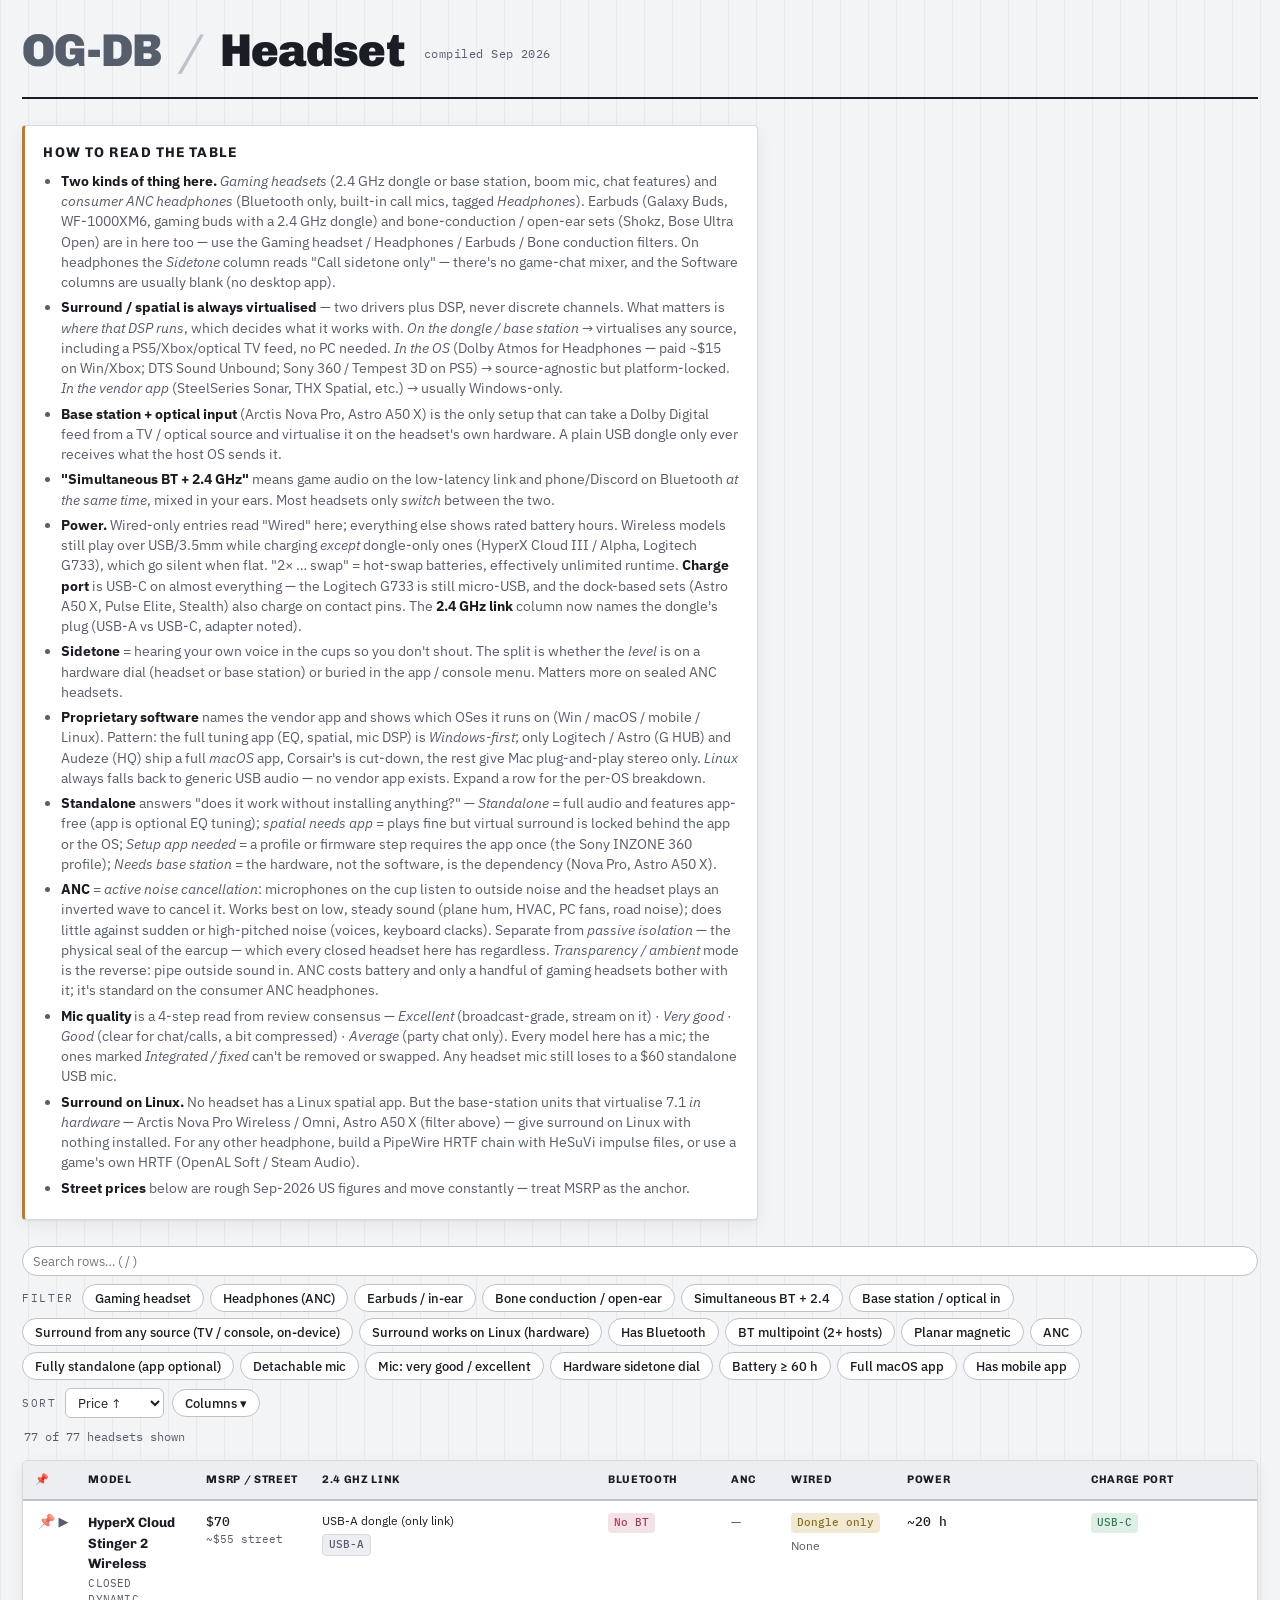
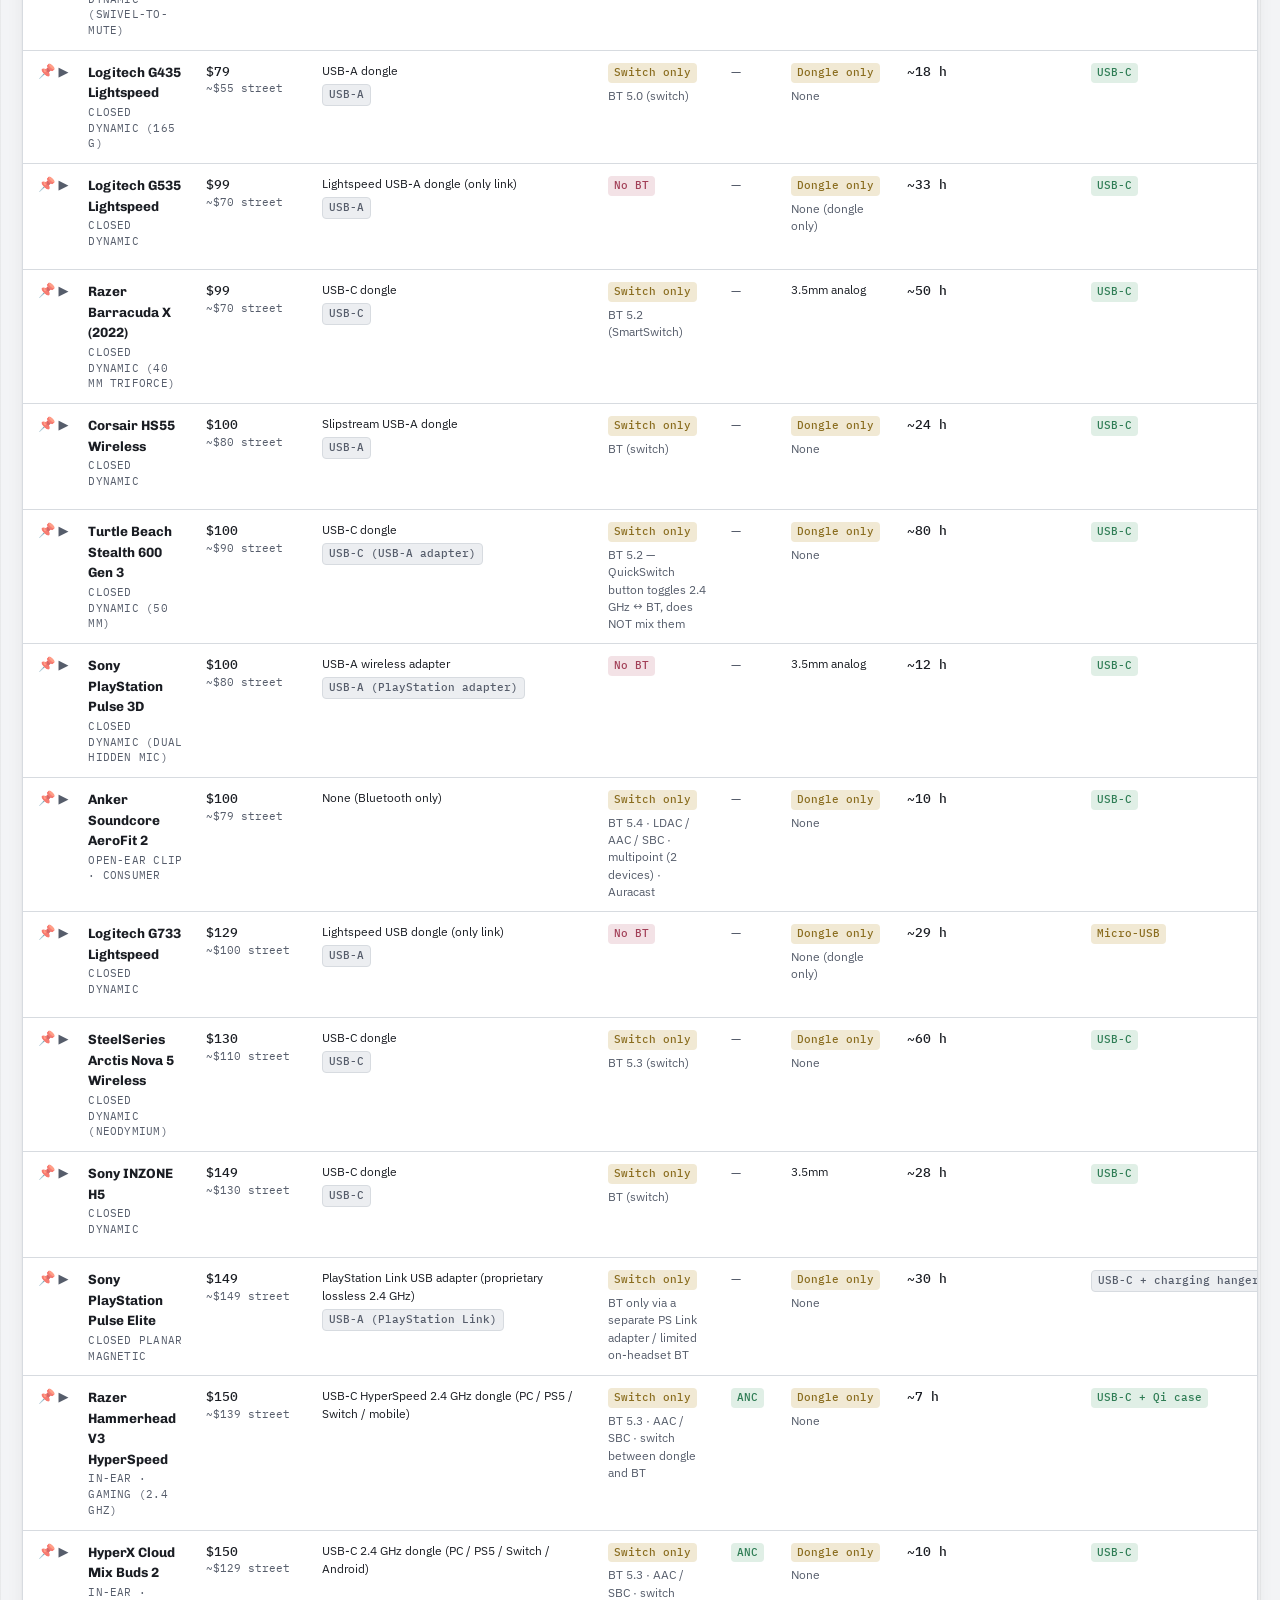
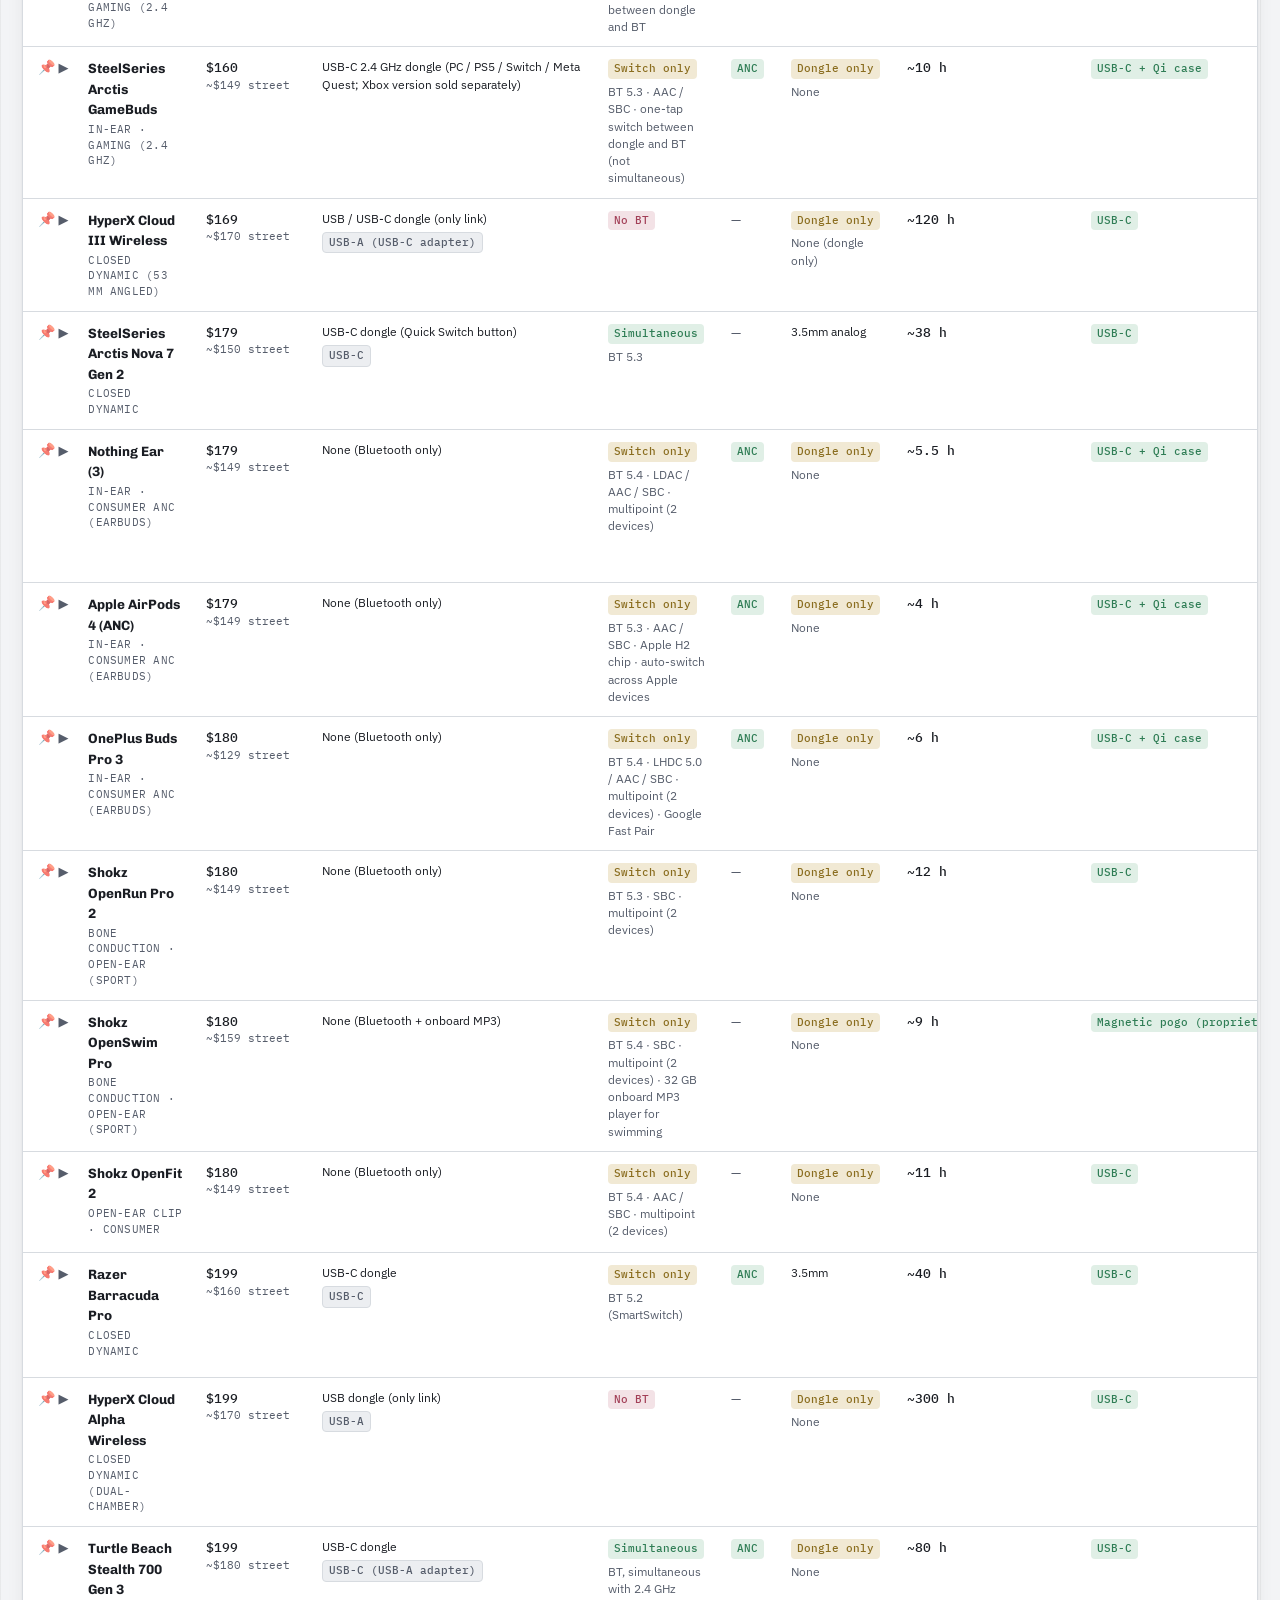
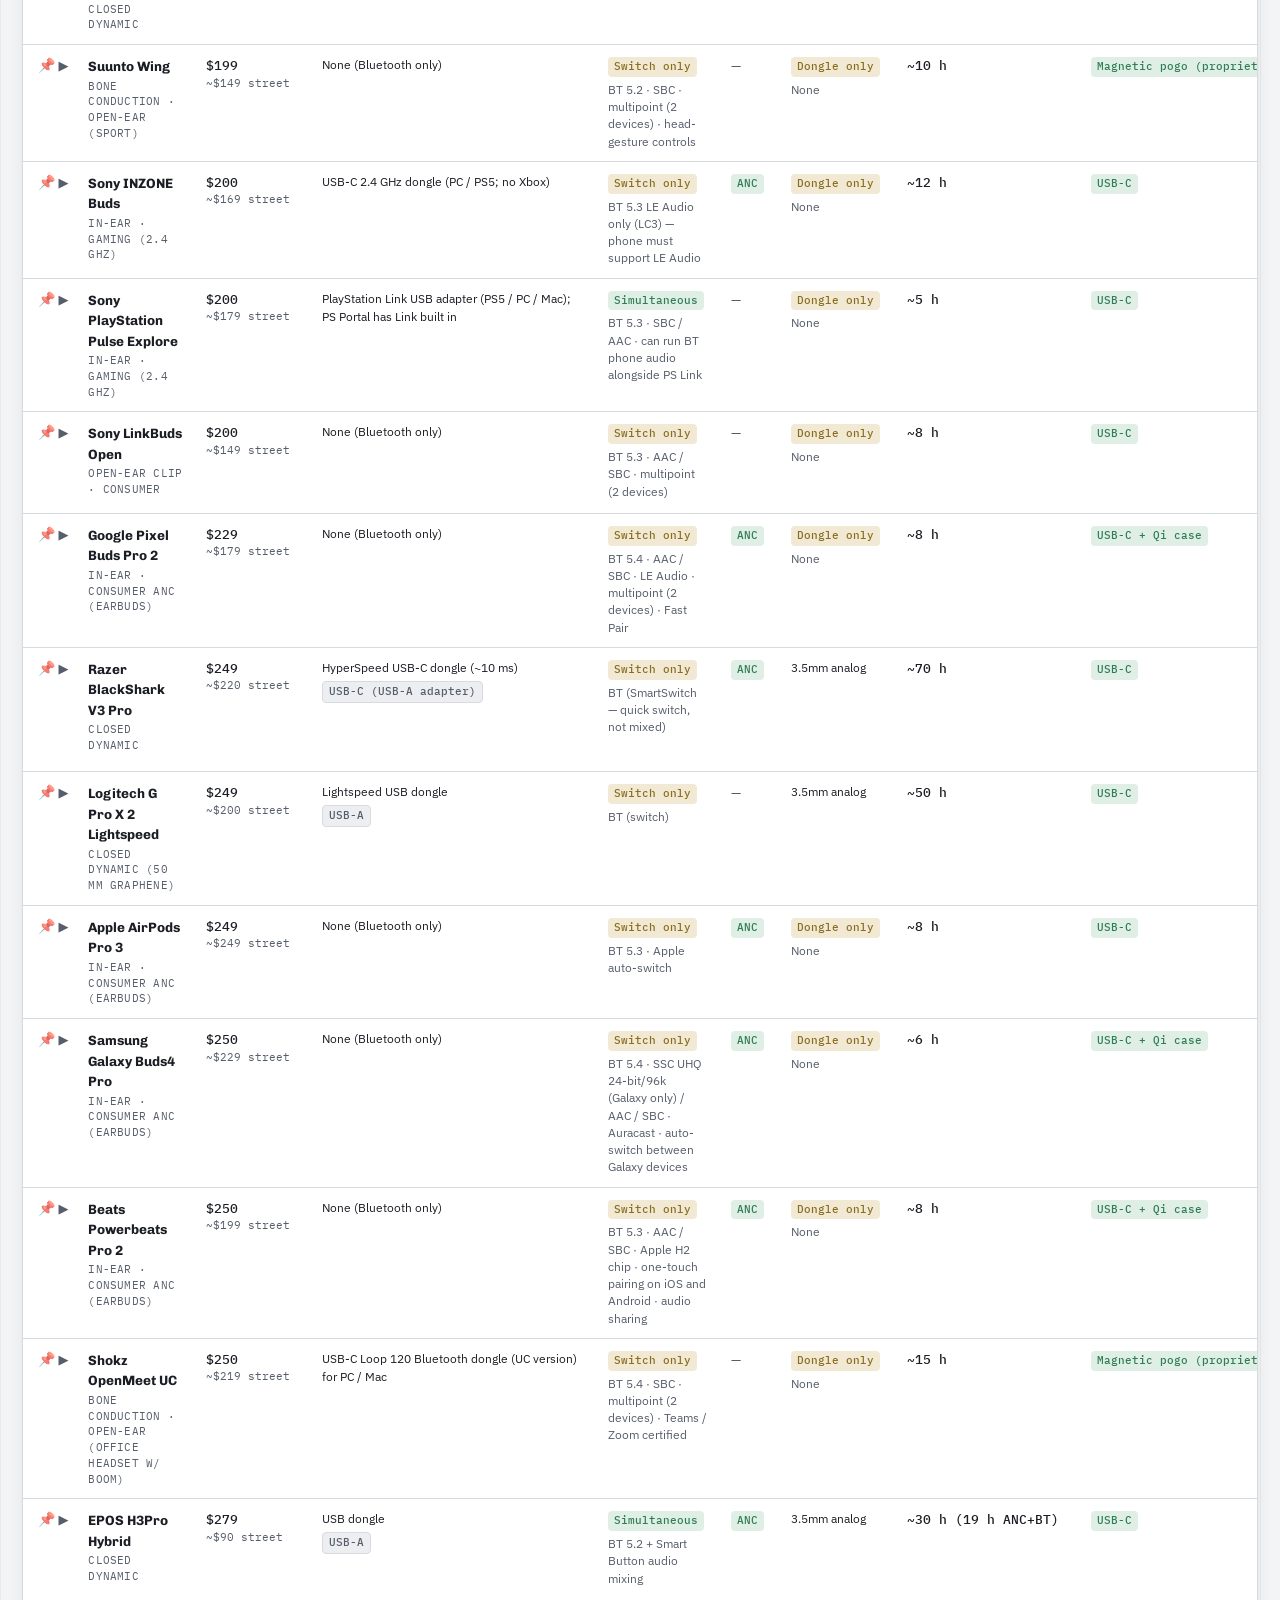
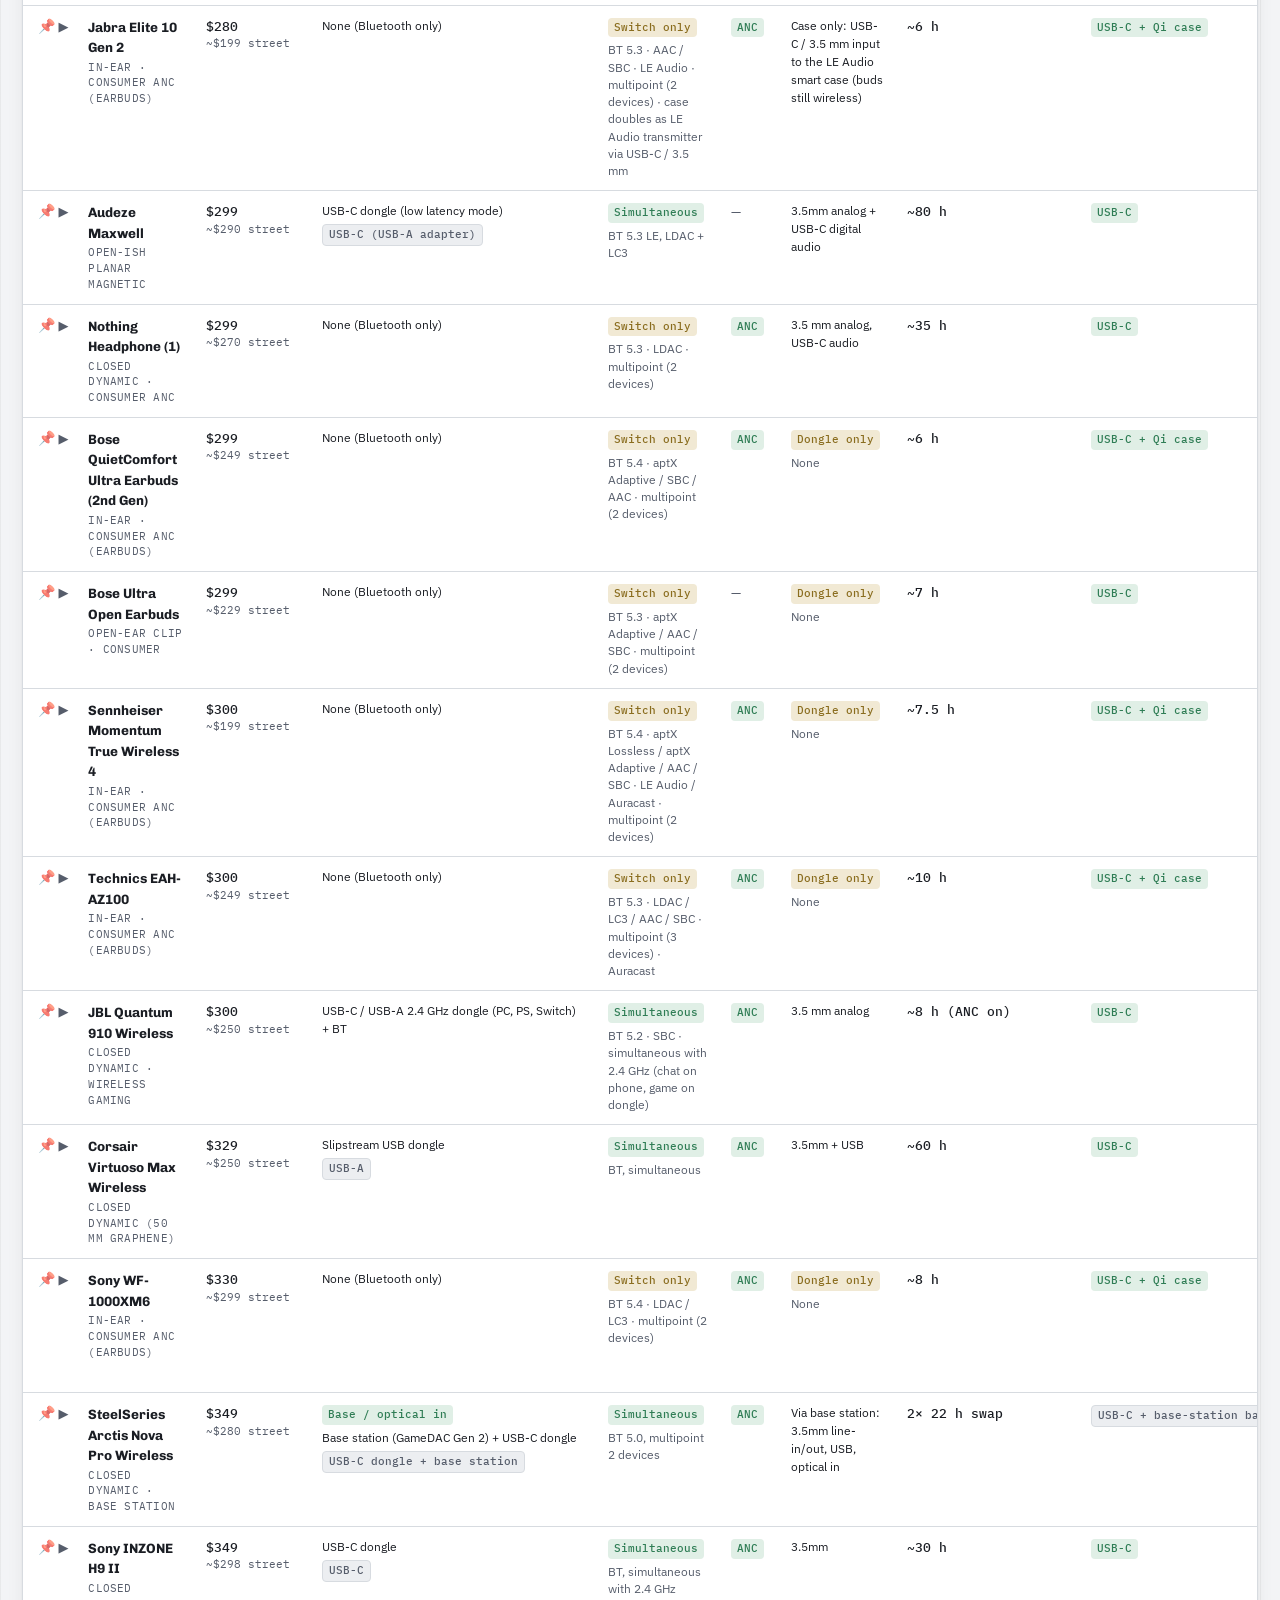
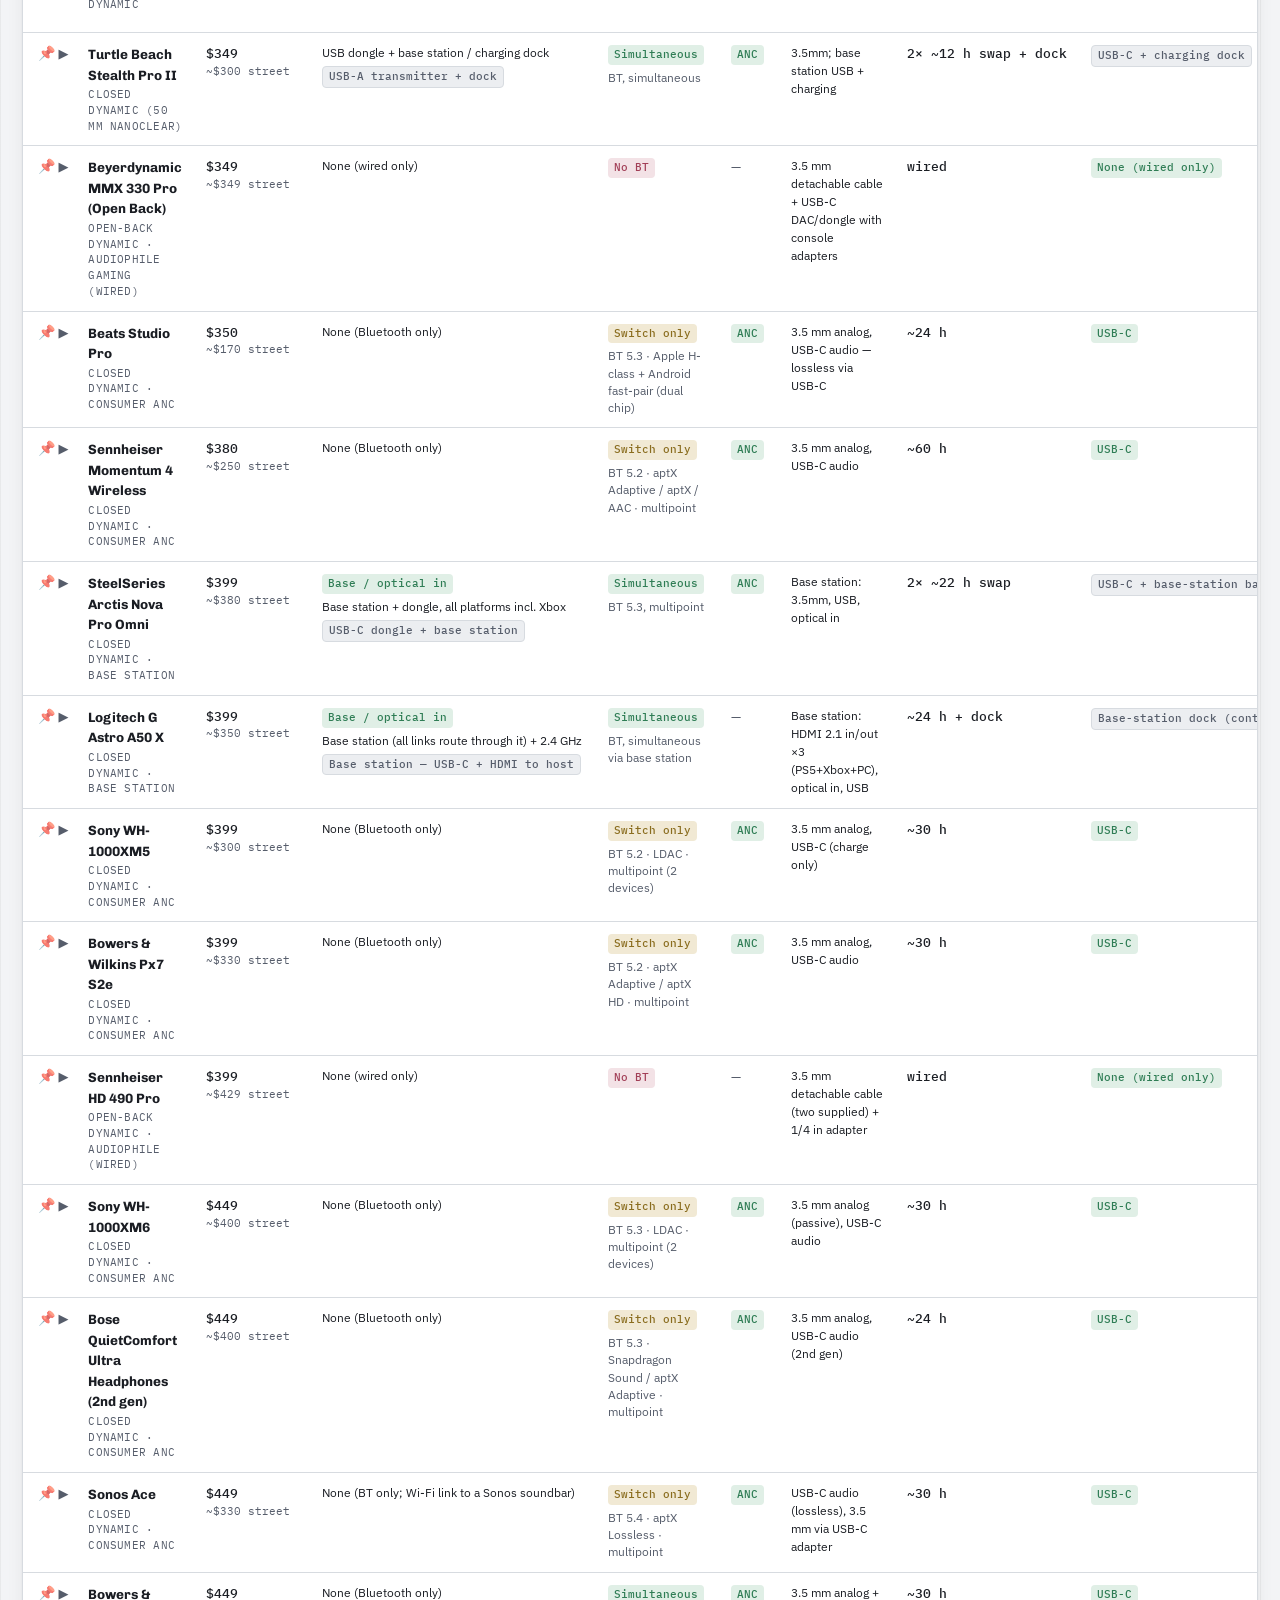
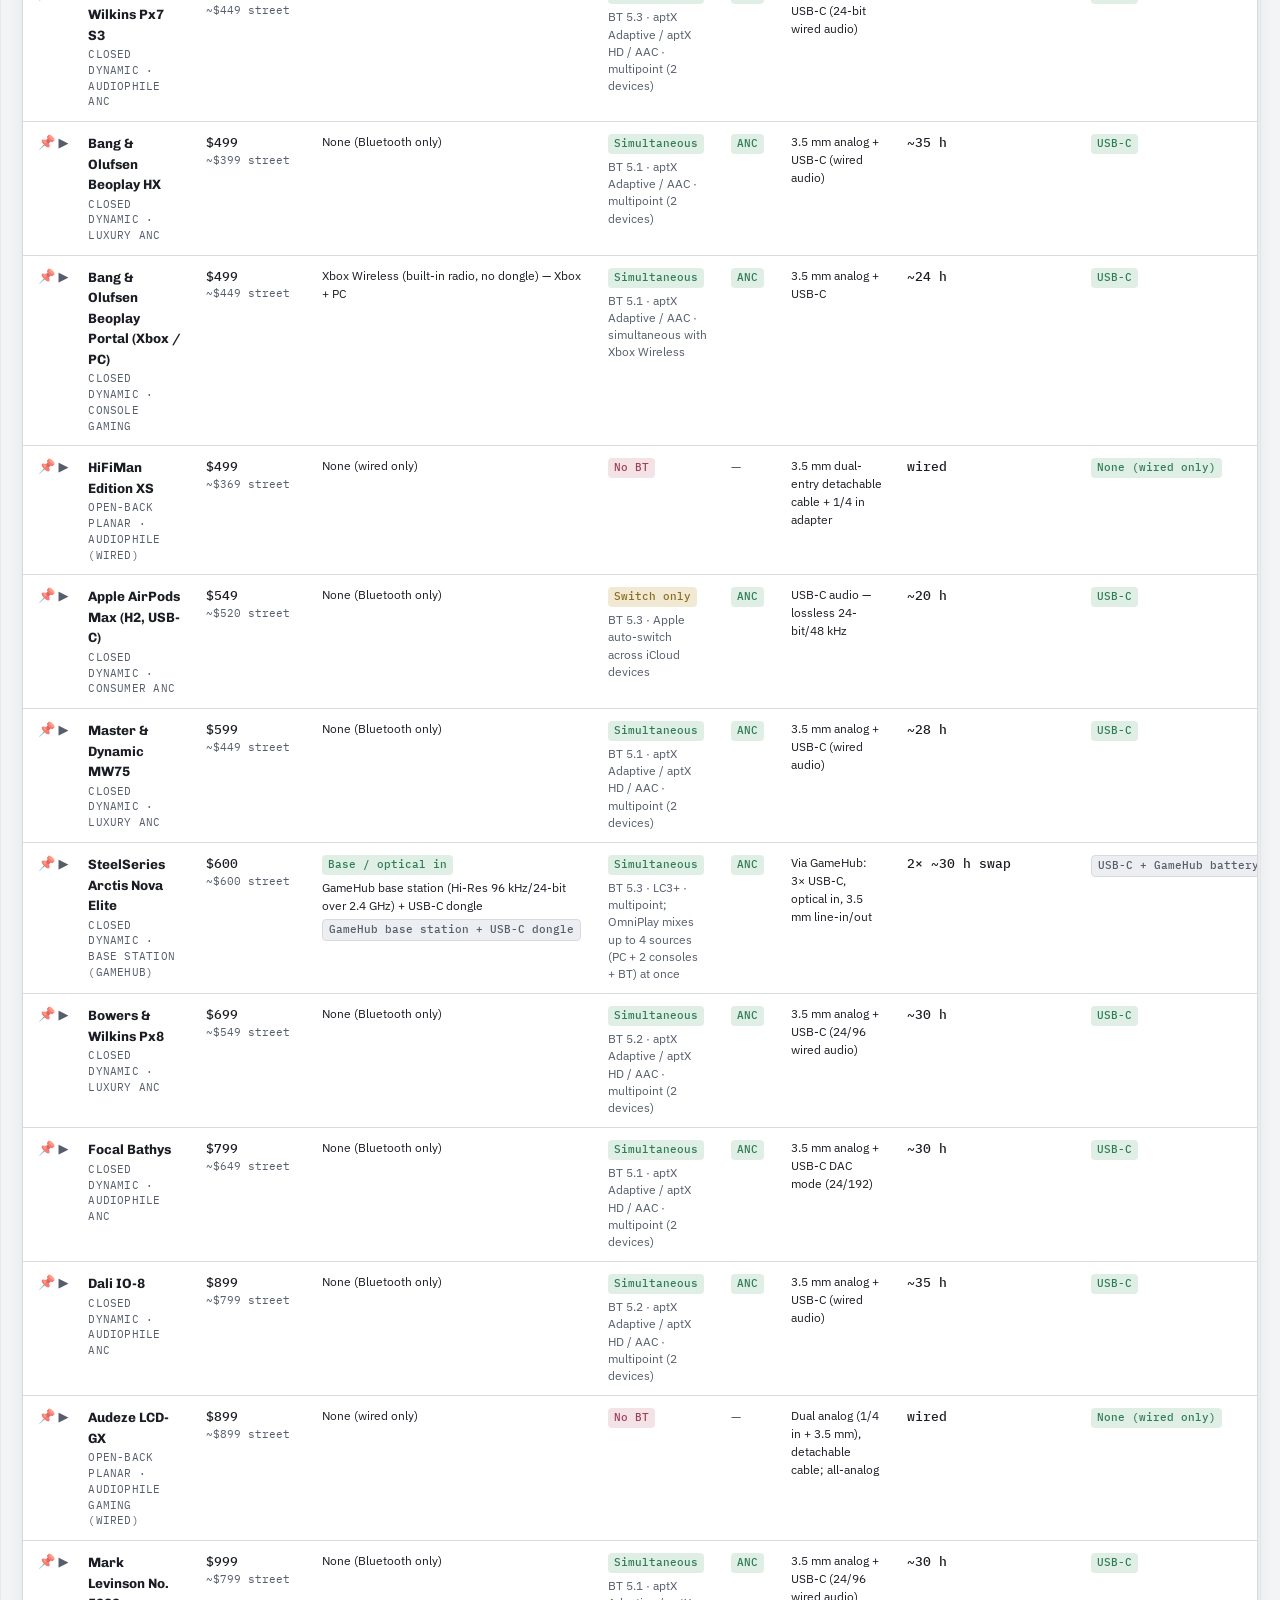
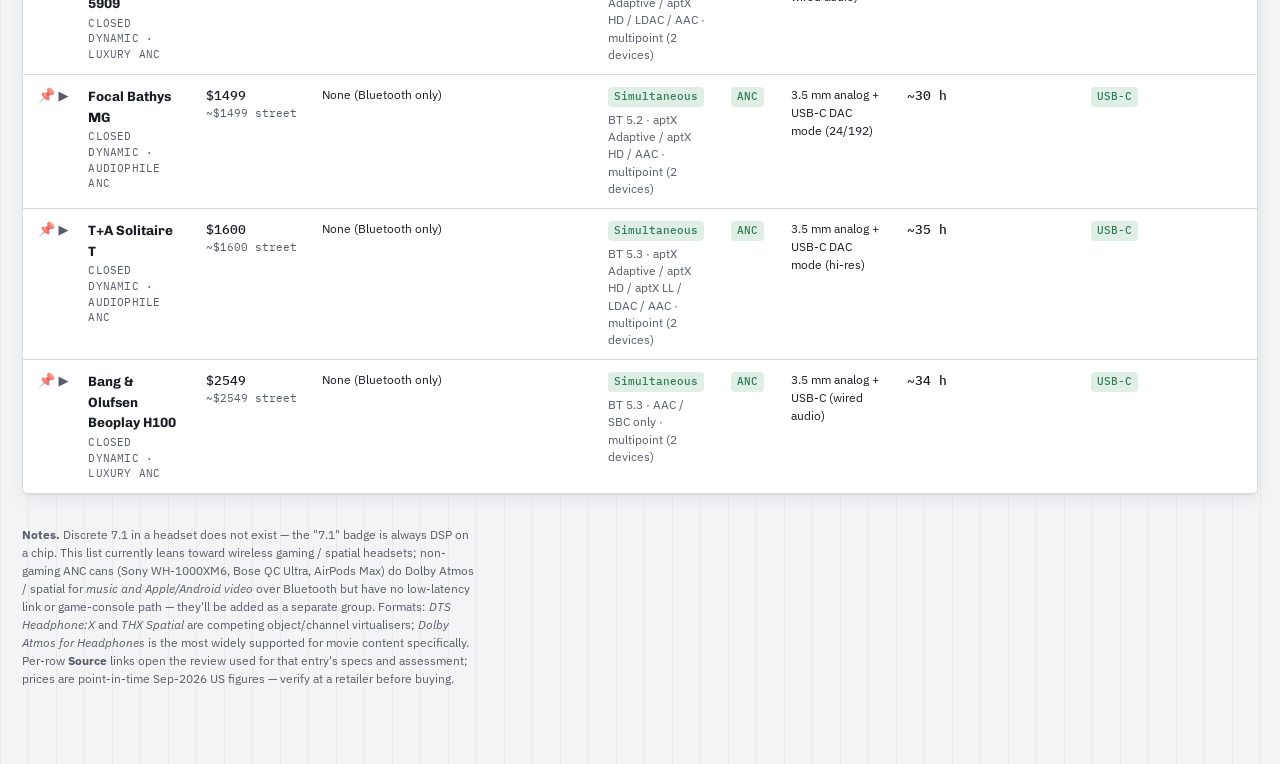
<file: headsets/index.html>
<!doctype html>
<html lang="en">
<head>
<meta charset="utf-8">
<meta name="viewport" content="width=device-width, initial-scale=1">
<style>body{margin:0;font:14px/1.5 system-ui,-apple-system,Segoe UI,Roboto,sans-serif}img{max-width:100%}[hidden]{display:none!important}</style>
<title>Headset</title>
<meta name="description" content="Comparison database of headsets — connections, power, spatial-audio engine, mic, sidetone, software, price.">
<link rel="preconnect" href="https://fonts.googleapis.com">
<link rel="preconnect" href="https://fonts.gstatic.com" crossorigin>
<link rel="stylesheet" href="https://fonts.googleapis.com/css2?family=Chivo:wght@500;700;900&family=IBM+Plex+Sans:ital,wght@0,400;0,500;0,600;1,400&family=IBM+Plex+Mono:wght@400;500;600&display=swap">
<style>
  :root{
    --bg:#f3f4f6;
    --surface:#ffffff;
    --surface-2:#eceef1;
    --ink:#1a1d23;
    --ink-soft:#565d6b;
    --line:#d7dbe0;
    --line-strong:#bcc2cb;
    --accent:#c8791f;          /* gain-knob amber */
    --accent-soft:#f4e6d3;
    --yes:#2f7d55;
    --yes-bg:#e0efe6;
    --no:#a23f57;
    --no-bg:#f3e2e6;
    --partial:#8a6d1f;
    --partial-bg:#f1e9d4;
    --shadow:0 1px 2px rgba(20,22,27,.06),0 6px 18px rgba(20,22,27,.06);
    --grid:rgba(25,28,34,.05);
  }
  @media (prefers-color-scheme:dark){
    :root:not([data-theme="light"]){
      --bg:#101216;
      --surface:#181b21;
      --surface-2:#20242c;
      --ink:#e9ebef;
      --ink-soft:#9aa2b0;
      --line:#2c313a;
      --line-strong:#3b414c;
      --accent:#e8a33d;
      --accent-soft:#3a2c15;
      --yes:#6fc394;
      --yes-bg:#183328;
      --no:#e08aa0;
      --no-bg:#3a2029;
      --partial:#d9b968;
      --partial-bg:#332c15;
      --shadow:0 1px 2px rgba(0,0,0,.4),0 8px 24px rgba(0,0,0,.35);
      --grid:rgba(255,255,255,.045);
    }
  }
  :root[data-theme="dark"]{
    --bg:#101216;
    --surface:#181b21;
    --surface-2:#20242c;
    --ink:#e9ebef;
    --ink-soft:#9aa2b0;
    --line:#2c313a;
    --line-strong:#3b414c;
    --accent:#e8a33d;
    --accent-soft:#3a2c15;
    --yes:#6fc394;
    --yes-bg:#183328;
    --no:#e08aa0;
    --no-bg:#3a2029;
    --partial:#d9b968;
    --partial-bg:#332c15;
    --shadow:0 1px 2px rgba(0,0,0,.4),0 8px 24px rgba(0,0,0,.35);
  }

  *{box-sizing:border-box}
  body{
    margin:0;color:var(--ink);
    background:linear-gradient(90deg,var(--grid) 1px,transparent 1px) 0 0/28px 100%,var(--bg);
    font-family:"IBM Plex Sans",system-ui,-apple-system,Segoe UI,Roboto,sans-serif;
    line-height:1.5;
  }
  .wrap{max-width:min(2600px,99vw);margin:0 auto;padding:clamp(16px,2.5vw,28px) clamp(8px,1.5vw,16px) 64px}
  .prose{max-width:70ch}

  header.masthead{border-bottom:2px solid var(--ink);padding-bottom:22px;margin-bottom:26px}
  .compiled{
    font-family:"IBM Plex Mono",monospace;font-size:12px;letter-spacing:.04em;
    text-transform:none;color:var(--ink-soft);font-weight:400;white-space:nowrap;
    margin-left:12px;vertical-align:middle
  }
  h1{
    font-family:"Chivo",sans-serif;font-weight:900;font-size:clamp(28px,5vw,46px);
    line-height:1.02;margin:0;letter-spacing:-.02em;text-wrap:balance
  }
  h1 .crumb{color:var(--ink-soft);text-decoration:none}
  h1 .crumb:hover,h1 .crumb:focus-visible{color:var(--accent)}
  h1 .sep{color:var(--line-strong);margin:0 .35em;font-weight:400}
  .standfirst{
    margin:14px 0 0;max-width:65ch;color:var(--ink-soft);font-size:15px
  }

  .primer{
    background:var(--surface);border:1px solid var(--line);border-left:3px solid var(--accent);
    border-radius:4px;padding:16px 18px;margin:22px 0 26px;box-shadow:var(--shadow);
    max-width:92ch
  }
  .primer h2{
    font-family:"Chivo",sans-serif;font-weight:700;font-size:14px;margin:0 0 8px;
    text-transform:uppercase;letter-spacing:.08em
  }
  .primer ul{margin:0;padding-left:18px;font-size:13.5px;color:var(--ink-soft)}
  .primer li{margin:5px 0}
  .primer strong{color:var(--ink)}

  .controls{display:flex;flex-wrap:wrap;gap:8px;align-items:center;margin-bottom:8px}
  .controls .grp{display:flex;flex-wrap:wrap;gap:6px;align-items:center}
  .glabel{
    font-family:"IBM Plex Mono",monospace;font-size:11px;letter-spacing:.14em;
    text-transform:uppercase;color:var(--ink-soft);margin-right:2px
  }
  button.chip{
    font-family:"IBM Plex Sans",sans-serif;font-size:12.5px;font-weight:500;
    color:var(--ink);background:var(--surface);border:1px solid var(--line-strong);
    border-radius:999px;padding:5px 12px;cursor:pointer;transition:.12s
  }
  button.chip:hover{border-color:var(--accent)}
  button.chip[aria-pressed="true"]{background:var(--accent);border-color:var(--accent);color:#1a1d23}
  button.chip:focus-visible,select:focus-visible,tr.row:focus-visible{outline:2px solid var(--accent);outline-offset:2px}
  select{
    font-family:"IBM Plex Sans",sans-serif;font-size:12.5px;padding:5px 8px;
    background:var(--surface);color:var(--ink);border:1px solid var(--line-strong);border-radius:6px
  }
  .searchwrap{flex:1 1 220px;min-width:180px}
  .rowsearch{width:100%;font-family:"IBM Plex Sans",sans-serif;font-size:12.5px;padding:6px 10px;background:var(--surface);color:var(--ink);border:1px solid var(--line-strong);border-radius:999px;outline:0}
  .rowsearch:focus{border-color:var(--accent);box-shadow:0 0 0 3px var(--accent-soft)}
  .rowsearch::-webkit-search-cancel-button{-webkit-appearance:none}
  .count{font-family:"IBM Plex Mono",monospace;font-size:12px;color:var(--ink-soft);margin:10px 2px 14px}

  .colwrap{position:relative}
  .colpanel{
    position:absolute;top:calc(100% + 6px);right:0;z-index:20;
    background:var(--surface);border:1px solid var(--line-strong);border-radius:8px;
    box-shadow:var(--shadow);padding:12px 14px;width:250px;
    display:flex;flex-direction:column;gap:7px
  }
  .colpanel .colhead{
    margin:0 0 2px;font-family:"IBM Plex Mono",monospace;font-size:10.5px;
    letter-spacing:.14em;text-transform:uppercase;color:var(--ink-soft)
  }
  .colpanel label{display:flex;align-items:center;gap:8px;font-size:12.5px;cursor:pointer}
  .colpanel input{accent-color:var(--accent)}
  .colactions{display:flex;gap:8px;margin-top:6px;border-top:1px solid var(--line);padding-top:9px}
  .colactions button{
    font-family:"IBM Plex Sans",sans-serif;font-size:11.5px;font-weight:500;cursor:pointer;
    background:var(--surface-2);color:var(--ink);border:1px solid var(--line-strong);
    border-radius:6px;padding:4px 10px
  }
  .colactions button:hover{border-color:var(--accent)}
  .tablewrap{overflow-x:auto;border:1px solid var(--line);border-radius:6px;box-shadow:var(--shadow)}
  table{border-collapse:collapse;width:100%;min-width:1320px;background:var(--surface)}
  #tbl[data-hide~="price"] [data-col="price"],
  #tbl[data-hide~="w24"] [data-col="w24"],
  #tbl[data-hide~="bt"] [data-col="bt"],
  #tbl[data-hide~="wired"] [data-col="wired"],
  #tbl[data-hide~="pwr"] [data-col="pwr"],
  #tbl[data-hide~="charge"] [data-col="charge"],
  #tbl[data-hide~="spatial"] [data-col="spatial"],
  #tbl[data-hide~="mic"] [data-col="mic"],
  #tbl[data-hide~="sidetone"] [data-col="sidetone"],
  #tbl[data-hide~="sw"] [data-col="sw"],
  #tbl[data-hide~="anc"] [data-col="anc"],
  #tbl[data-hide~="standalone"] [data-col="standalone"],
  #tbl[data-hide~="source"] [data-col="source"]{display:none}
  thead th{
    position:sticky;top:0;z-index:2;background:var(--surface-2);
    font-family:"Chivo",sans-serif;font-weight:700;font-size:11px;letter-spacing:.06em;
    text-transform:uppercase;text-align:left;padding:11px 12px;color:var(--ink);
    border-bottom:2px solid var(--line-strong);white-space:nowrap
  }
  thead th.sortable{cursor:pointer;user-select:none}
  thead th.sortable:hover{color:var(--accent)}
  thead th.sortable:focus-visible{outline:2px solid var(--accent);outline-offset:-2px}
  thead th[aria-sort="ascending"],thead th[aria-sort="descending"]{color:var(--accent);background:var(--accent-soft)}
  thead th .arrow{color:var(--accent);font-size:10px}
  tbody tr.row{border-top:1px solid var(--line);cursor:pointer}
  tbody tr.row:hover{background:var(--surface-2)}
  td{padding:11px 12px;font-size:13px;vertical-align:top}
  .model{font-family:"Chivo",sans-serif;font-weight:700;font-size:13.5px}
  .form{display:block;font-family:"IBM Plex Mono",monospace;font-size:10.5px;color:var(--ink-soft);font-weight:400;margin-top:2px;letter-spacing:.02em;text-transform:uppercase}
  .price{font-family:"IBM Plex Mono",monospace;font-variant-numeric:tabular-nums;font-weight:500;white-space:nowrap}
  .price small{display:block;color:var(--ink-soft);font-weight:400;font-size:10.5px}
  .tag{
    display:inline-block;font-family:"IBM Plex Mono",monospace;font-size:10.5px;font-weight:500;
    padding:2px 6px;border-radius:4px;margin:1px 3px 1px 0;white-space:nowrap
  }
  .t-yes{background:var(--yes-bg);color:var(--yes)}
  .t-no{background:var(--no-bg);color:var(--no)}
  .t-part{background:var(--partial-bg);color:var(--partial)}
  .t-neutral{background:var(--surface-2);color:var(--ink-soft);border:1px solid var(--line)}
  .expand{background:var(--bg)}
  .expand td{padding:0}
  .expand .inner{
    padding:16px 18px 20px;display:grid;grid-template-columns:repeat(auto-fit,minmax(220px,1fr));gap:14px 26px
  }
  .expand h4{
    font-family:"IBM Plex Mono",monospace;font-size:10.5px;letter-spacing:.14em;text-transform:uppercase;
    color:var(--accent);margin:0 0 4px
  }
  .expand p{margin:0;font-size:12.5px;color:var(--ink-soft)}
  .expand p strong{color:var(--ink);font-weight:600}
  dl.osdl{
    margin:0;display:grid;grid-template-columns:max-content 1fr;gap:6px 16px;
    font-size:12.5px;color:var(--ink-soft);max-width:120ch
  }
  dl.osdl dt{
    font-family:"IBM Plex Mono",monospace;font-size:10.5px;letter-spacing:.1em;
    text-transform:uppercase;color:var(--ink);padding-top:1px
  }
  dl.osdl dd{margin:0}
  .chev{display:inline-block;width:14px;color:var(--ink-soft);transition:transform .15s}
  tr.row[aria-expanded="true"] .chev{transform:rotate(90deg);color:var(--accent)}
  td.lead{white-space:nowrap;padding-right:4px}
  .pin{border:0;background:none;cursor:pointer;font-size:14px;line-height:1;padding:2px 3px;opacity:.7;filter:none;transition:opacity .12s,transform .12s}
  tr.row:hover .pin,.pin:focus-visible{opacity:1;transform:scale(1.15)}
  .pin.on{filter:none}
  .pin:focus-visible{outline:2px solid var(--accent);outline-offset:1px}
  tr.row.pinned{background:var(--accent-soft)}
  tr.row.pinned td:first-child{box-shadow:inset 3px 0 0 var(--accent)}
  tr.row.pinned:hover{background:var(--accent-soft)}
  .pincount{color:var(--accent);font-weight:600}
  .clearpins{border:0;background:none;color:var(--accent);font:inherit;font-size:11px;cursor:pointer;text-decoration:underline;padding:0 2px}

  footer{margin-top:32px;font-size:12px;color:var(--ink-soft);max-width:65ch}
  footer a{color:var(--accent)}
  a.srclink{
    font-family:"IBM Plex Mono",monospace;font-size:11.5px;color:var(--accent);
    text-decoration:none;white-space:nowrap
  }
  a.srclink:hover,a.srclink:focus-visible{text-decoration:underline}
</style>
</head>
<body>
<div class="wrap">
  <header class="masthead">
    <h1><a class="crumb" href="../">OG-DB</a><span class="sep">/</span>Headset <span class="compiled">compiled Sep 2026</span></h1>
  </header>

  <div class="primer">
    <h2>How to read the table</h2>
    <ul>
      <li><strong>Two kinds of thing here.</strong> <em>Gaming headsets</em> (2.4 GHz dongle or base station, boom mic, chat features) and <em>consumer ANC headphones</em> (Bluetooth only, built-in call mics, tagged <em>Headphones</em>). Earbuds (Galaxy Buds, WF-1000XM6, gaming buds with a 2.4 GHz dongle) and bone-conduction / open-ear sets (Shokz, Bose Ultra Open) are in here too &mdash; use the Gaming headset / Headphones / Earbuds / Bone conduction filters. On headphones the <em>Sidetone</em> column reads "Call sidetone only" — there's no game-chat mixer, and the Software columns are usually blank (no desktop app).</li>
      <li><strong>Surround / spatial is always virtualised</strong> — two drivers plus DSP, never discrete channels. What matters is <em>where that DSP runs</em>, which decides what it works with. <em>On the dongle / base station</em> → virtualises any source, including a PS5/Xbox/optical TV feed, no PC needed. <em>In the OS</em> (Dolby Atmos for Headphones — paid ~$15 on Win/Xbox; DTS Sound Unbound; Sony 360 / Tempest 3D on PS5) → source-agnostic but platform-locked. <em>In the vendor app</em> (SteelSeries Sonar, THX Spatial, etc.) → usually Windows-only.</li>
      <li><strong>Base station + optical input</strong> (Arctis Nova Pro, Astro A50 X) is the only setup that can take a Dolby Digital feed from a TV / optical source and virtualise it on the headset's own hardware. A plain USB dongle only ever receives what the host OS sends it.</li>
      <li><strong>"Simultaneous BT + 2.4 GHz"</strong> means game audio on the low-latency link and phone/Discord on Bluetooth <em>at the same time</em>, mixed in your ears. Most headsets only <em>switch</em> between the two.</li>
      <li><strong>Power.</strong> Wired-only entries read "Wired" here; everything else shows rated battery hours. Wireless models still play over USB/3.5mm while charging <em>except</em> dongle-only ones (HyperX Cloud III / Alpha, Logitech G733), which go silent when flat. "2× … swap" = hot-swap batteries, effectively unlimited runtime. <strong>Charge port</strong> is USB-C on almost everything — the Logitech G733 is still micro-USB, and the dock-based sets (Astro A50 X, Pulse Elite, Stealth) also charge on contact pins. The <strong>2.4 GHz link</strong> column now names the dongle's plug (USB-A vs USB-C, adapter noted).</li>
      <li><strong>Sidetone</strong> = hearing your own voice in the cups so you don't shout. The split is whether the <em>level</em> is on a hardware dial (headset or base station) or buried in the app / console menu. Matters more on sealed ANC headsets.</li>
      <li><strong>Proprietary software</strong> names the vendor app and shows which OSes it runs on (Win / macOS / mobile / Linux). Pattern: the full tuning app (EQ, spatial, mic DSP) is <em>Windows-first</em>; only Logitech / Astro (G HUB) and Audeze (HQ) ship a full <em>macOS</em> app, Corsair's is cut-down, the rest give Mac plug-and-play stereo only. <em>Linux</em> always falls back to generic USB audio — no vendor app exists. Expand a row for the per-OS breakdown.</li>
      <li><strong>Standalone</strong> answers "does it work without installing anything?" — <em>Standalone</em> = full audio and features app-free (app is optional EQ tuning); <em>spatial needs app</em> = plays fine but virtual surround is locked behind the app or the OS; <em>Setup app needed</em> = a profile or firmware step requires the app once (the Sony INZONE 360 profile); <em>Needs base station</em> = the hardware, not the software, is the dependency (Nova Pro, Astro A50 X).</li>
      <li><strong>ANC</strong> = <em>active noise cancellation</em>: microphones on the cup listen to outside noise and the headset plays an inverted wave to cancel it. Works best on low, steady sound (plane hum, HVAC, PC fans, road noise); does little against sudden or high-pitched noise (voices, keyboard clacks). Separate from <em>passive isolation</em> — the physical seal of the earcup — which every closed headset here has regardless. <em>Transparency / ambient</em> mode is the reverse: pipe outside sound in. ANC costs battery and only a handful of gaming headsets bother with it; it's standard on the consumer ANC headphones.</li>
      <li><strong>Mic quality</strong> is a 4-step read from review consensus — <em>Excellent</em> (broadcast-grade, stream on it) · <em>Very good</em> · <em>Good</em> (clear for chat/calls, a bit compressed) · <em>Average</em> (party chat only). Every model here has a mic; the ones marked <em>Integrated / fixed</em> can't be removed or swapped. Any headset mic still loses to a $60 standalone USB mic.</li>
      <li><strong>Surround on Linux.</strong> No headset has a Linux spatial app. But the base-station units that virtualise 7.1 <em>in hardware</em> — Arctis Nova Pro Wireless / Omni, Astro A50 X (filter above) — give surround on Linux with nothing installed. For any other headphone, build a PipeWire HRTF chain with HeSuVi impulse files, or use a game's own HRTF (OpenAL Soft / Steam Audio).</li>
      <li><strong>Street prices</strong> below are rough Sep-2026 US figures and move constantly — treat MSRP as the anchor.</li>
    </ul>
  </div>

  <div class="controls" id="controls">
    <div class="grp searchwrap"><input id="rowq" class="rowsearch" type="search" placeholder="Search rows… ( / )" autocomplete="off" aria-label="Search rows"></div>
    <div class="grp">
      <span class="glabel">Filter</span>
      <button class="chip" data-filter="gaming" aria-pressed="false">Gaming headset</button>
      <button class="chip" data-filter="cans" aria-pressed="false">Headphones (ANC)</button>
      <button class="chip" data-filter="buds" aria-pressed="false">Earbuds / in-ear</button>
      <button class="chip" data-filter="open" aria-pressed="false">Bone conduction / open-ear</button>
      <button class="chip" data-filter="simul" aria-pressed="false">Simultaneous BT + 2.4</button>
      <button class="chip" data-filter="optical" aria-pressed="false">Base station / optical in</button>
      <button class="chip" data-filter="hwsurround" aria-pressed="false">Surround from any source (TV / console, on-device)</button>
      <button class="chip" data-filter="linuxsurround" aria-pressed="false">Surround works on Linux (hardware)</button>
      <button class="chip" data-filter="bt" aria-pressed="false">Has Bluetooth</button>
      <button class="chip" data-filter="mpoint" aria-pressed="false">BT multipoint (2+ hosts)</button>
      <button class="chip" data-filter="planar" aria-pressed="false">Planar magnetic</button>
      <button class="chip" data-filter="anc" aria-pressed="false">ANC</button>
      <button class="chip" data-filter="standalone" aria-pressed="false">Fully standalone (app optional)</button>
      <button class="chip" data-filter="micdetach" aria-pressed="false">Detachable mic</button>
      <button class="chip" data-filter="micgood" aria-pressed="false">Mic: very good / excellent</button>
      <button class="chip" data-filter="sthw" aria-pressed="false">Hardware sidetone dial</button>
      <button class="chip" data-filter="batt60" aria-pressed="false">Battery ≥ 60 h</button>
      <button class="chip" data-filter="macfull" aria-pressed="false">Full macOS app</button>
      <button class="chip" data-filter="mobileapp" aria-pressed="false">Has mobile app</button>
    </div>
    <div class="grp">
      <span class="glabel">Sort</span>
      <select id="sort">
        <option value="price-asc">Price ↑</option>
        <option value="price-desc">Price ↓</option>
        <option value="batt-desc">Battery ↓</option>
        <option value="name">Name A–Z</option>
      </select>
    </div>
    <div class="grp colwrap">
      <button class="chip" id="colbtn" aria-expanded="false" aria-controls="colpanel">Columns ▾</button>
      <div class="colpanel" id="colpanel" hidden>
        <p class="colhead">Show columns</p>
        <label><input type="checkbox" data-col="price" checked> MSRP / street</label>
        <label><input type="checkbox" data-col="w24" checked> 2.4 GHz link</label>
        <label><input type="checkbox" data-col="bt" checked> Bluetooth</label>
        <label><input type="checkbox" data-col="anc" checked> ANC</label>
        <label><input type="checkbox" data-col="wired" checked> Wired</label>
        <label><input type="checkbox" data-col="pwr" checked> Power</label>
        <label><input type="checkbox" data-col="charge" checked> Charge port</label>
        <label><input type="checkbox" data-col="spatial" checked> Spatial / surround engine</label>
        <label><input type="checkbox" data-col="mic" checked> Microphone</label>
        <label><input type="checkbox" data-col="sidetone" checked> Sidetone</label>
        <label><input type="checkbox" data-col="sw" checked> Proprietary software</label>
        <label><input type="checkbox" data-col="standalone" checked> Standalone</label>
        <label><input type="checkbox" data-col="source" checked> Source</label>
        <div class="colactions">
          <button type="button" data-all="1">All</button>
          <button type="button" data-all="0">Minimal</button>
        </div>
      </div>
    </div>
  </div>
  <div class="count" id="count"></div>

  <div class="tablewrap">
    <table id="tbl">
      <thead>
        <tr>
          <th style="width:46px" aria-label="lock / expand" title="Click the pin on a row to keep it pinned to the top through filters">&#128204;</th>
          <th data-col="model">Model</th>
          <th data-col="price">MSRP / street</th>
          <th data-col="w24">2.4 GHz link</th>
          <th data-col="bt">Bluetooth</th>
          <th data-col="anc">ANC</th>
          <th data-col="wired">Wired</th>
          <th data-col="pwr">Power</th>
          <th data-col="charge">Charge port</th>
          <th data-col="spatial">Spatial / surround engine</th>
          <th data-col="mic">Microphone</th>
          <th data-col="sidetone">Sidetone</th>
          <th data-col="sw">Proprietary software</th>
          <th data-col="standalone">Standalone</th>
          <th data-col="source">Source</th>
        </tr>
      </thead>
      <tbody id="tbody"></tbody>
    </table>
  </div>

  <footer>
    <p><strong>Notes.</strong> Discrete 7.1 in a headset does not exist — the "7.1" badge is always DSP on a chip. This list currently leans toward wireless gaming / spatial headsets; non-gaming ANC cans (Sony WH-1000XM6, Bose QC Ultra, AirPods Max) do Dolby Atmos / spatial for <em>music and Apple/Android video</em> over Bluetooth but have no low-latency link or game-console path — they'll be added as a separate group. Formats: <em>DTS Headphone:X</em> and <em>THX Spatial</em> are competing object/channel virtualisers; <em>Dolby Atmos for Headphones</em> is the most widely supported for movie content specifically. Per-row <strong>Source</strong> links open the review used for that entry's specs and assessment; prices are point-in-time Sep-2026 US figures — verify at a retailer before buying.</p>
  </footer>
</div>

<script>
const DATA=[
 {name:"SteelSeries Arctis Nova Pro Wireless",form:"Closed dynamic · base station",msrp:349,street:280,
  w24:"Base station (GameDAC Gen 2) + USB-C dongle",bt:"BT 5.0, multipoint 2 devices",btSimul:true,
  wired:"Via base station: 3.5mm line-in/out, USB, optical in",
  spatial:"On-device virtual 7.1 · 360° Spatial Audio · full Sonar suite on PC (parametric EQ, AI mic)",
  soft:"SteelSeries GG + Sonar (Windows only for Sonar)",
  optical:true,planar:false,anc:true,nosoft:false,
  micType:"Retractable boom",micTier:"Very good",detach:false,
  micNote:"ClearCast Gen 2, marketed as broadcast-grade. One of the best retractable mics; Sonar adds AI noise removal and a parametric mic EQ on PC.",
  pwr:"2× 22 h swap",pwrNum:44,
  battery:"2× 22 h hot-swap batteries, infinite via swap",
  best:"Best all-rounder + the base station's optical in is the single most useful port for a living-room TV/Jellyfin feed.",
  extra:"Base station switches 2 sources (e.g. PC + PS5) with a dial. ANC is competent, not class-leading. Also sold as Nova Pro Wireless X (Xbox)."},

 {name:"SteelSeries Arctis Nova Pro Omni",form:"Closed dynamic · base station",msrp:399,street:380,
  w24:"Base station + dongle, all platforms incl. Xbox",bt:"BT 5.3, multipoint",btSimul:true,
  wired:"Base station: 3.5mm, USB, optical in",
  spatial:"Most configurable spatial software on the market (Sonar) + on-device 7.1",
  soft:"SteelSeries GG + Sonar (Win)",
  optical:true,planar:false,anc:true,nosoft:false,
  micType:"Retractable boom",micTier:"Very good",detach:false,
  micNote:"Same ClearCast Gen 2 as the Nova Pro Wireless, with the widest set of Sonar mic-processing options.",
  pwr:"2× ~22 h swap",pwrNum:44,
  battery:"2× hot-swap batteries",
  best:"The Nova Pro for people who also want the Xbox path and the deepest EQ/spatial tuning.",
  extra:"2026 flagship variant. Premium price; functionally the Nova Pro Wireless with wider platform support and expanded Sonar."},

 {name:"SteelSeries Arctis Nova 7 Gen 2",form:"Closed dynamic",msrp:179,street:150,
  w24:"USB-C dongle (Quick Switch button)",bt:"BT 5.3",btSimul:true,
  wired:"3.5mm analog",
  spatial:"360° Spatial Audio · Sonar virtual surround on PC",
  soft:"SteelSeries GG + Sonar (Win)",
  optical:false,planar:false,anc:false,nosoft:false,
  micType:"Retractable boom",micTier:"Good",detach:false,
  micNote:"ClearCast Gen 2 again — clear and usable for chat/calls, a touch thinner and less full than the Nova Pro. Sonar processing helps on PC.",
  pwr:"~38 h",pwrNum:38,
  battery:"~38 h, 15-min charge = 6 h",
  best:"Cheapest headset that truly mixes BT + 2.4 GHz at once. Great value.",
  extra:"No ANC, no base station. Xbox variant exists. Widely recommended mid-tier pick for 2026."},

 {name:"Audeze Maxwell",form:"Open-ish planar magnetic",msrp:299,street:290,
  w24:"USB-C dongle (low latency mode)",bt:"BT 5.3 LE, LDAC + LC3",btSimul:true,
  wired:"3.5mm analog + USB-C digital audio",
  spatial:"Dolby Atmos for Headphones built in on the Xbox model; on PC/PS works with OS/Sonar spatial. Audeze HRTF processing.",
  soft:"Audeze HQ (Windows + macOS + iOS/Android), 10-band PEQ",
  optical:false,planar:true,anc:false,nosoft:true,
  micType:"Detachable boom",micTier:"Excellent",detach:true,
  micNote:"Broadcast-grade detachable boom, widely rated the best headset mic you can buy; also has a usable internal mic for Bluetooth calls. Audeze HQ adds full mic EQ + noise gate.",
  pwr:"~80 h",pwrNum:80,
  battery:"~80 h",
  best:"Best raw sound quality in the class — planar drivers. Sounds great with no software at all.",
  extra:"Heavy (~490 g / clamp-y). PS5 model ($299) vs Xbox model ($329, includes the Dolby licence). No ANC."},

 {name:"Corsair Virtuoso Max Wireless",form:"Closed dynamic (50 mm graphene)",msrp:329,street:250,
  w24:"Slipstream USB dongle",bt:"BT, simultaneous",btSimul:true,
  wired:"3.5mm + USB",
  spatial:"Dolby Atmos + Sonarworks SoundID personalisation",
  soft:"Corsair iCUE (Windows)",
  optical:false,planar:false,anc:true,nosoft:false,
  micType:"Detachable boom",micTier:"Excellent",detach:true,
  micNote:"Omnidirectional broadcast-grade capsule; a long-standing streaming/content-creation favourite. iCUE adds noise gate, sidetone and mic EQ.",
  pwr:"~60 h",pwrNum:60,
  battery:"~60 h, 15-min charge = 6 h",
  best:"Atmos + good ANC + simultaneous dual-wireless without a base station.",
  extra:"iCUE is a heavy install. PC and Xbox versions. Metal build, memory-foam pads."},

 {name:"Razer BlackShark V3 Pro",form:"Closed dynamic",msrp:249,street:220,
  w24:"HyperSpeed USB-C dongle (~10 ms)",bt:"BT (SmartSwitch — quick switch, not mixed)",btSimul:false,
  wired:"3.5mm analog",
  spatial:"THX Spatial Audio 7.1.4 · THX Achromatic",
  soft:"Razer Synapse + THX Spatial app (Windows)",
  optical:false,planar:false,anc:true,nosoft:false,
  micType:"Detachable boom",micTier:"Very good",detach:true,
  micNote:"HyperClear Super Wideband — wide frequency range, rated the best mic for competitive voice comms. Synapse adds a mic EQ and noise-gate.",
  pwr:"~70 h",pwrNum:70,
  battery:"~70 h",
  best:"Competitive-FPS positional accuracy; well-reviewed for movie immersion too.",
  extra:"BT and 2.4 GHz switch, don't mix. Synapse is bloated. Tuning roller on the cup."},

 {name:"Razer Barracuda Pro",form:"Closed dynamic",msrp:199,street:160,
  w24:"USB-C dongle",bt:"BT 5.2 (SmartSwitch)",btSimul:false,
  wired:"3.5mm",
  spatial:"THX Spatial Audio · Razer HyperClear",
  soft:"Razer Synapse / Audio app (Windows, mobile app for EQ)",
  optical:false,planar:false,anc:true,nosoft:true,
  micType:"Integrated (no boom)",micTier:"Average",detach:false,
  micNote:"Dual beamforming slots in the cup — no boom. Kills keyboard/background noise very well, but your voice sounds faint and a bit muffled in recordings. Fine for calls, weak for streaming.",
  pwr:"~40 h",pwrNum:40,
  battery:"~40 h",
  best:"Doubles as a street/travel ANC headphone — no boom mic, cleaner look.",
  extra:"2022 model, still current. Switch not mix. Bluetooth EQ via mobile app."},

 {name:"Logitech G Pro X 2 Lightspeed",form:"Closed dynamic (50 mm graphene)",msrp:249,street:200,
  w24:"Lightspeed USB dongle",bt:"BT (switch)",btSimul:false,
  wired:"3.5mm analog",
  spatial:"DTS Headphone:X 2.0",
  soft:"Logitech G HUB (Windows/macOS)",
  optical:false,planar:false,anc:false,nosoft:true,
  micType:"Detachable boom",micTier:"Good",detach:true,
  micNote:"Raw capture is average; Blue VO!CE processing in G HUB (EQ, de-esser, noise reduction, compressor) lifts it to genuinely good — but that is Windows-only.",
  pwr:"~50 h",pwrNum:50,
  battery:"~50 h",
  best:"Neutral tuning, light, sounds fine unplugged; esports staple.",
  extra:"No ANC. G HUB needed only for EQ / DTS toggle. Triple connectivity (dongle, BT, wired)."},

 {name:"Logitech G733 Lightspeed",form:"Closed dynamic",msrp:129,street:100,
  w24:"Lightspeed USB dongle (only link)",bt:"None",btSimul:false,
  wired:"None (dongle only)",
  spatial:"DTS Headphone:X 2.0",
  soft:"Logitech G HUB (Windows/macOS)",
  optical:false,planar:false,anc:false,nosoft:false,
  micType:"Flip-to-mute boom (fixed)",micTier:"Average",detach:false,
  micNote:"Thin and a little boxy. Fine for party/Discord chat, not for streaming or recording. Non-detachable, so it is always sticking out.",
  pwr:"~29 h",pwrNum:29,
  battery:"~29 h",
  best:"Cheap, light, colourful. Pure PC/PS 2.4 GHz headset.",
  extra:"No Bluetooth at all. Thin bass. Popular budget pick."},

 {name:"Logitech G Astro A50 X",form:"Closed dynamic · base station",msrp:399,street:350,
  w24:"Base station (all links route through it) + 2.4 GHz",bt:"BT, simultaneous via base station",btSimul:true,
  wired:"Base station: HDMI 2.1 in/out ×3 (PS5+Xbox+PC), optical in, USB",
  spatial:"Dolby Atmos (licence included, auto on Win/Xbox) + DTS Headphone:X",
  soft:"Logitech G HUB (optional)",
  optical:true,planar:false,anc:false,nosoft:true,
  micType:"Flip-to-mute boom (fixed)",micTier:"Good",detach:false,
  micNote:"Clear, solid broadcast-ish quality — flip up to mute. Not detachable, and not quite at Corsair/Audeze level, but well above the budget crowd.",
  pwr:"~24 h + dock",pwrNum:24,
  battery:"<24 h",
  best:"One base station switches video + audio across three consoles (PLAYSYNC). Optical in works for a TV feed.",
  extra:"Most expensive mainstream headset. No ANC. Everything depends on the base station — not portable. Astro A50 Gen 5 (2025, ~$300) is the cheaper no-HDMI sibling, also with optical in."},

 {name:"Sony INZONE H9 II",form:"Closed dynamic",msrp:349,street:298,
  w24:"USB-C dongle",bt:"BT, simultaneous with 2.4 GHz",btSimul:true,
  wired:"3.5mm",
  spatial:"Sony 360 Spatial Sound for Gaming — personalised HRTF from an ear photo (PC + PS5)",
  soft:"INZONE Hub (Windows) / mobile app for the ear-photo profile",
  optical:false,planar:false,anc:true,nosoft:false,
  micType:"Retractable boom",micTier:"Good",detach:false,
  micNote:"Improved over the first H9 — clear and clean for chat and calls. Some reviewers still want a bit more body/warmth. AI noise reduction in INZONE Hub.",
  pwr:"~30 h",pwrNum:30,
  battery:"~30 h with ANC",
  best:"Best-in-class personalised spatial if you're on PS5 + PC; lighter than the first H9.",
  extra:"360 profile is tied to Sony's ecosystem. Good ANC. H7 II / H5 are cheaper (H5 ~$149, no ANC)."},

 {name:"Sony INZONE H5",form:"Closed dynamic",msrp:149,street:130,
  w24:"USB-C dongle",bt:"BT (switch)",btSimul:false,
  wired:"3.5mm",
  spatial:"Sony 360 Spatial Sound for Gaming",
  soft:"INZONE Hub (Windows)",
  optical:false,planar:false,anc:false,nosoft:false,
  micType:"Retractable boom",micTier:"Good",detach:false,
  micNote:"Bright and intelligible for chat. Retracts into the cup when not in use. Similar character to the H9 II, slightly less refined.",
  pwr:"~28 h",pwrNum:28,
  battery:"~28 h",
  best:"Cheapest way into Sony's 360 spatial for PC/PS5.",
  extra:"No ANC. Lightweight. BT switches, doesn't mix."},

 {name:"Sony PlayStation Pulse Elite",form:"Closed planar magnetic",msrp:149,street:149,
  w24:"PlayStation Link USB adapter (proprietary lossless 2.4 GHz)",bt:"BT only via a separate PS Link adapter / limited on-headset BT",btSimul:false,
  wired:"None",
  spatial:"Tempest 3D AudioTech (PS5 hardware) — one of the two most reliable spatial implementations",
  soft:"None — EQ lives in the PS5 system UI; no PC app",
  optical:false,planar:true,anc:false,nosoft:true,
  micType:"Retractable boom + hidden AI mics",micTier:"Good",detach:false,
  micNote:"AI-enhanced noise rejection is the real strength — background noise vanishes. Voice itself is usable but not the crispest; reviews split between 'surprisingly clear' and 'a little muffled'. No PC mic software.",
  pwr:"~30 h",pwrNum:30,
  battery:"~30 h, charge hanger included",
  best:"Cheapest planar-magnetic wireless headset, and Tempest 3D is excellent for PS5 games/movies.",
  extra:"Really a PS5 accessory. PS Link also works on PC/Mac but you lose Tempest (that's PS5-only). No true multipoint."},

 {name:"HyperX Cloud III Wireless",form:"Closed dynamic (53 mm angled)",msrp:169,street:170,
  w24:"USB / USB-C dongle (only link)",bt:"None",btSimul:false,
  wired:"None (dongle only)",
  spatial:"DTS Spatial Audio (Headphone:X)",
  soft:"HyperX NGENUITY (Windows) — optional",
  optical:false,planar:false,anc:false,nosoft:true,
  micType:"Detachable boom",micTier:"Good",detach:true,
  micNote:"HyperX house mic — reliably clear and intelligible, a little compressed/thin vs the broadcast-grade options. Consistently praised as good for the price.",
  pwr:"~120 h",pwrNum:120,
  battery:"~120 h",
  best:"Marathon battery, comfortable, cheap, sounds good with zero software.",
  extra:"No Bluetooth — deal-breaker if you want phone audio in the same cups. PC/PS 2.4 GHz only."},

 {name:"HyperX Cloud Alpha Wireless",form:"Closed dynamic (dual-chamber)",msrp:199,street:170,
  w24:"USB dongle (only link)",bt:"None",btSimul:false,
  wired:"None",
  spatial:"DTS Headphone:X spatial",
  soft:"HyperX NGENUITY (Windows) — optional",
  optical:false,planar:false,anc:false,nosoft:true,
  micType:"Detachable boom",micTier:"Good",detach:true,
  micNote:"Same HyperX character as the Cloud III — clear, slightly compressed, well above budget headsets. No onboard DSP tricks.",
  pwr:"~300 h",pwrNum:300,
  battery:"~300 h (class record)",
  best:"You charge it three times a year. Warm, pleasant tuning.",
  extra:"No BT, no ANC, no wired mode. Pure 2.4 GHz workhorse."},

 {name:"Turtle Beach Stealth Pro II",form:"Closed dynamic (50 mm Nanoclear)",msrp:349,street:300,
  w24:"USB dongle + base station / charging dock",bt:"BT, simultaneous",btSimul:true,
  wired:"3.5mm; base station USB + charging",
  spatial:"Dolby Atmos + Turtle Beach Superhuman Hearing · Waves 3D",
  soft:"Turtle Beach Swarm II (Windows / mobile)",
  optical:false,planar:false,anc:true,nosoft:false,
  micType:"Detachable boom",micTier:"Good",detach:true,
  micNote:"Clear with a slightly dark/warm tone. Swarm II adds mic monitoring and noise gate. Solid, not standout.",
  pwr:"2× ~12 h swap + dock",pwrNum:24,
  battery:"2× hot-swap batteries + dock",
  best:"Hot-swap batteries and a dock like the Nova Pro, plus a portable dongle the A50 X lacks.",
  extra:"Superhuman Hearing (footstep boost) is polarising. Multi-platform variants (PS/Xbox). No optical in on the dock."},

 {name:"Turtle Beach Stealth 700 Gen 3",form:"Closed dynamic",msrp:199,street:180,
  w24:"USB-C dongle",bt:"BT, simultaneous with 2.4 GHz",btSimul:true,
  wired:"None",
  spatial:"Dolby Atmos / Windows Sonic · Superhuman Hearing",
  soft:"Turtle Beach Swarm II (Windows / mobile)",
  optical:false,planar:false,anc:true,nosoft:false,
  micType:"Flip-to-mute boom (fixed)",micTier:"Average",detach:false,
  micNote:"Integrated flip-down boom — fine for chat, muffled and boxy for streaming/recording. Non-detachable.",
  pwr:"~80 h",pwrNum:80,
  battery:"~80 h",
  best:"Mid-price ANC headset that genuinely mixes game + phone audio.",
  extra:"Platform-specific SKUs. No wired fallback. Good value for the feature set."},

 {name:"EPOS H3Pro Hybrid",form:"Closed dynamic",msrp:279,street:90,
  w24:"USB dongle",bt:"BT 5.2 + Smart Button audio mixing",btSimul:true,
  wired:"3.5mm analog",
  spatial:"EPOS 7.1 Surround (own DSP)",
  soft:"EPOS Gaming Suite (Windows)",
  optical:false,planar:false,anc:true,nosoft:true,
  micType:"Detachable boom + lift-to-mute",micTier:"Excellent",detach:true,
  micNote:"Sennheiser/EPOS voice pedigree — natural, full and detailed, among the best headset mics ever shipped. Lift the boom to mute; detach it entirely for a clean look.",
  pwr:"~30 h (19 h ANC+BT)",pwrNum:30,
  battery:"~30 h (19 h with ANC + BT)",
  best:"Discontinued but often under $100 — Sennheiser-lineage sound, ANC, BT mixing at a bargain.",
  extra:"Stock is drying up. Gaming Suite optional. Great clearance buy if you find one."},
 {"name":"Logitech G435 Lightspeed","form":"Closed dynamic (165 g)","msrp":79,"street":55,"w24":"USB-A dongle","bt":"BT 5.0 (switch)","btSimul":false,"wired":"None","spatial":"Dolby Atmos / Windows Sonic (OS-side only) — no on-device DSP","soft":"Logitech G HUB (optional)","optical":false,"planar":false,"anc":false,"nosoft":true,"micType":"Integrated beamforming (no boom)","micTier":"Average","detach":false,"micNote":"Dual beamforming mics, no boom — fine for party chat, thin and distant for anything else.","pwr":"~18 h","pwrNum":18,"battery":"~18 h, USB-C","best":"Cheapest genuinely-light (165 g) wireless headset; PS/PC only (no Xbox, no 3.5mm).","extra":"No boom mic, no ANC, short battery, no wired mode. Bright, thin tuning."},
 {"name":"Logitech G535 Lightspeed","form":"Closed dynamic","msrp":99,"street":70,"w24":"Lightspeed USB-A dongle (only link)","bt":"None","btSimul":false,"wired":"None (dongle only)","spatial":"DTS Headphone:X 2.0 (via G HUB)","soft":"Logitech G HUB","optical":false,"planar":false,"anc":false,"nosoft":true,"micType":"Flip-to-mute boom (fixed)","micTier":"Good","detach":false,"micNote":"Flip-up-to-mute boom; clean and clear for the price, a touch bright. Non-detachable.","pwr":"~33 h","pwrNum":33,"battery":"~33 h, USB-C; auto-off to save charge","best":"Light no-frills 2.4 GHz headset with a real boom mic.","extra":"No Bluetooth, no ANC, no wired mode."},
 {"name":"HyperX Cloud Stinger 2 Wireless","form":"Closed dynamic (swivel-to-mute)","msrp":70,"street":55,"w24":"USB-A dongle (only link)","bt":"None","btSimul":false,"wired":"None","spatial":"DTS Headphone:X Spatial Audio (PC)","soft":"HyperX NGENUITY (optional)","optical":false,"planar":false,"anc":false,"nosoft":true,"micType":"Swivel-to-mute boom (fixed)","micTier":"Average","detach":false,"micNote":"Swing the boom up to mute; adequate for comms, boxy and compressed otherwise.","pwr":"~20 h","pwrNum":20,"battery":"~20 h, USB-C","best":"About the cheapest 2.4 GHz headset with DTS spatial; very light, comfy foam.","extra":"No Bluetooth, no ANC, no wired mode. Plasticky build."},
 {"name":"Corsair HS55 Wireless","form":"Closed dynamic","msrp":100,"street":80,"w24":"Slipstream USB-A dongle","bt":"BT (switch)","btSimul":false,"wired":"None","spatial":"Dolby Audio 7.1 (PC, via iCUE)","soft":"Corsair iCUE","optical":false,"planar":false,"anc":false,"nosoft":false,"micType":"Flip-to-mute boom (fixed)","micTier":"Good","detach":false,"micNote":"Omnidirectional flip-mute boom; clear and natural for a budget headset. Non-detachable.","pwr":"~24 h","pwrNum":24,"battery":"~24 h, USB-C","best":"Comfortable, well-built entry Corsair; Dolby 7.1 on PC, switchable BT for a phone.","extra":"iCUE needed for EQ / Dolby. No ANC. Modest battery. BT switches, doesn't mix."},
 {"name":"Turtle Beach Stealth 600 Gen 3","form":"Closed dynamic (50 mm)","msrp":100,"street":90,"w24":"USB-C dongle","bt":"BT 5.2 — QuickSwitch button toggles 2.4 GHz ↔ BT, does NOT mix them","btSimul":false,"wired":"None","spatial":"Dolby Atmos · Superhuman Hearing","soft":"Turtle Beach Swarm II (Windows / mobile)","optical":false,"planar":false,"anc":false,"nosoft":false,"micType":"Flip-to-mute boom (fixed)","micTier":"Average","detach":false,"micNote":"Flip-up-to-mute integrated boom; fine for chat, muffled for streaming. Non-detachable.","pwr":"~80 h","pwrNum":80,"battery":"~80 h, USB-C, 15-min charge = 6 h","best":"Cheap, huge 80 h battery. But BT and 2.4 GHz only *switch* (QuickSwitch button) — no simultaneous mixing; step up to the 700 Gen 3 or Nova 7 Gen 2 for that.","extra":"No ANC, no wired mode. Superhuman Hearing is polarising. Platform-specific SKUs."},
 {"name":"SteelSeries Arctis Nova 5 Wireless","form":"Closed dynamic (neodymium)","msrp":130,"street":110,"w24":"USB-C dongle","bt":"BT 5.3 (switch)","btSimul":false,"wired":"None","spatial":"360° Spatial Audio · 100+ presets via companion app","soft":"SteelSeries Arctis app (mobile-first) + Sonar (Win)","optical":false,"planar":false,"anc":false,"nosoft":false,"micType":"Retractable boom","micTier":"Good","detach":false,"micNote":"ClearCast Gen2.X retractable boom; clear for chat, slightly thin. Sonar / app EQ helps on PC.","pwr":"~60 h","pwrNum":60,"battery":"~36–60 h depending on mode, USB-C","best":"Cheapest route into the SteelSeries ecosystem with a proper retractable mic + preset app.","extra":"BT switches, doesn't mix. No ANC. The mobile app is the main control surface."},
 {"name":"Razer Barracuda X (2022)","form":"Closed dynamic (40 mm TriForce)","msrp":99,"street":70,"w24":"USB-C dongle","bt":"BT 5.2 (SmartSwitch)","btSimul":false,"wired":"3.5mm analog","spatial":"No on-device spatial (stereo); THX Spatial via the PC app only","soft":"Razer Synapse / Audio app (optional)","optical":false,"planar":false,"anc":false,"nosoft":true,"micType":"Detachable boom","micTier":"Good","detach":true,"micNote":"Detachable cardioid boom; clear and full for a $70 headset. Pop it off for a clean look.","pwr":"~50 h","pwrNum":50,"battery":"~50 h, USB-C","best":"Only sub-$100 headset here with a detachable mic AND a 3.5mm fallback; 250 g.","extra":"No on-headset spatial, no ANC. BT switches, doesn't mix. 2022 model, still sold."},
 {"name":"Sony PlayStation Pulse 3D","form":"Closed dynamic (dual hidden mic)","msrp":100,"street":80,"w24":"USB-A wireless adapter","bt":"None (3.5mm for other devices)","btSimul":false,"wired":"3.5mm analog","spatial":"Tempest 3D AudioTech (PS5)","soft":"None — EQ presets in the PS5 UI","optical":false,"planar":false,"anc":false,"nosoft":true,"micType":"Dual hidden beamforming mics (no boom)","micTier":"Average","detach":false,"micNote":"Two concealed mics with noise reduction; usable for party chat, thin and roomy. No boom.","pwr":"~12 h","pwrNum":12,"battery":"~12 h, USB-C","best":"The default PS5 headset — Tempest 3D done right, clean look, cheap; 3.5mm for everything else.","extra":"Short battery, no Bluetooth, no boom. Tempest is PS5-only (PC gets plain stereo via the adapter)."},
 {"name":"Apple AirPods Max (H2, USB-C)","form":"Closed dynamic · consumer ANC","msrp":549,"street":520,"w24":"None (Bluetooth only)","bt":"BT 5.3 · Apple auto-switch across iCloud devices","btSimul":false,"wired":"USB-C audio — lossless 24-bit/48 kHz","spatial":"Personalised Spatial Audio + Dolby Atmos with dynamic head tracking (Apple devices only)","soft":"None — settings live in iOS/macOS; no Android app","optical":false,"planar":false,"anc":true,"nosoft":true,"micType":"Beamforming call mics (no boom)","micTier":"Very good","detach":false,"micNote":"Nine mics, excellent voice isolation for calls. Not a gaming/streaming mic — no boom, no chat mixer.","pwr":"~20 h","pwrNum":20,"battery":"~20 h ANC on, USB-C","best":"Best-in-class ANC + build; seamless on Apple, lossless over USB-C. Heavy (385 g), no folding.","extra":"Crippled on Android (basic BT only). No 3.5 mm. No EQ app. Case is famously useless."},
 {"name":"Apple AirPods Pro 3","form":"In-ear · consumer ANC (earbuds)","msrp":249,"street":249,"w24":"None (Bluetooth only)","bt":"BT 5.3 · Apple auto-switch","btSimul":false,"wired":"None","spatial":"Personalised Spatial Audio + Dolby Atmos with head tracking (Apple devices)","soft":"None — iOS/macOS settings; Live Translation, hearing-aid mode","optical":false,"planar":false,"anc":true,"nosoft":true,"micType":"Beamforming call mics","micTier":"Very good","detach":false,"micNote":"Class-leading earbud call quality with voice isolation. Earbuds, so no boom.","pwr":"~8 h","pwrNum":8,"battery":"~8 h ANC (7.5 h w/ Spatial); case adds ~24 h, USB-C","best":"The best ANC earbuds; strongest ANC Apple has shipped, tiny, hearing-health features.","extra":"Earbuds, not over-ear. Apple-ecosystem locked. No wired mode."},
 {"name":"Sony WH-1000XM6","form":"Closed dynamic · consumer ANC","msrp":449,"street":400,"w24":"None (Bluetooth only)","bt":"BT 5.3 · LDAC · multipoint (2 devices)","btSimul":false,"wired":"3.5 mm analog (passive), USB-C audio","spatial":"360 Reality Audio + Dolby Atmos upmix via Sony's app; head tracking with supported content","soft":"Sony Sound Connect (iOS / Android) — 10-band EQ, ANC modes, presets","optical":false,"planar":false,"anc":true,"nosoft":true,"micType":"Beamforming call mics + AI noise reduction","micTier":"Good","detach":false,"micNote":"Six mics with AI call-noise processing; clean for calls, still not a content-creation mic.","pwr":"~30 h","pwrNum":30,"battery":"~30 h ANC on, 3-min charge = 3 h, USB-C","best":"The all-round ANC benchmark: best-in-class noise cancelling, foldable, great app EQ.","extra":"No aptX. Spatial is app-driven, not baked in. Plastic build."},
 {"name":"Sony WH-1000XM5","form":"Closed dynamic · consumer ANC","msrp":399,"street":300,"w24":"None (Bluetooth only)","bt":"BT 5.2 · LDAC · multipoint (2 devices)","btSimul":false,"wired":"3.5 mm analog, USB-C (charge only)","spatial":"360 Reality Audio via app; no head tracking","soft":"Sony Sound Connect (iOS / Android)","optical":false,"planar":false,"anc":true,"nosoft":true,"micType":"Beamforming call mics","micTier":"Good","detach":false,"micNote":"Four beamforming mics; solid call clarity — the XM6 improved on this.","pwr":"~30 h","pwrNum":30,"battery":"~30 h ANC on, 3-min = 3 h, USB-C","best":"Still excellent and often ~$300; near-XM6 sound and ANC, doesn't fold flat.","extra":"Non-folding design. Superseded by the XM6."},
 {"name":"Bose QuietComfort Ultra Headphones (2nd gen)","form":"Closed dynamic · consumer ANC","msrp":449,"street":400,"w24":"None (Bluetooth only)","bt":"BT 5.3 · Snapdragon Sound / aptX Adaptive · multipoint","btSimul":false,"wired":"3.5 mm analog, USB-C audio (2nd gen)","spatial":"Bose Immersive Audio (Still / Motion) — Bose's own head-tracked spatialiser","soft":"Bose app (iOS / Android) — EQ, ANC modes, Immersive Audio toggle","optical":false,"planar":false,"anc":true,"nosoft":true,"micType":"Beamforming call mics","micTier":"Good","detach":false,"micNote":"Good voice pickup and wind handling; typical premium-ANC call quality.","pwr":"~24 h","pwrNum":24,"battery":"~24 h (18 h with Immersive Audio), USB-C","best":"The most effective ANC + the comfiest fit; Immersive Audio needs no app-side content.","extra":"Immersive Audio costs ~6 h battery. 2nd gen adds USB-C lossless; 1st gen doesn't."},
 {"name":"Sennheiser Momentum 4 Wireless","form":"Closed dynamic · consumer ANC","msrp":380,"street":250,"w24":"None (Bluetooth only)","bt":"BT 5.2 · aptX Adaptive / aptX / AAC · multipoint","btSimul":false,"wired":"3.5 mm analog, USB-C audio","spatial":"None (no spatial-audio mode)","soft":"Sennheiser Smart Control (iOS / Android) — parametric EQ, sound zones","optical":false,"planar":false,"anc":true,"nosoft":true,"micType":"Beamforming call mics","micTier":"Average","detach":false,"micNote":"Below-average call mic for the class — muffled outdoors. Music playback is the strength.","pwr":"~60 h","pwrNum":60,"battery":"~60 h ANC on — class-leading, USB-C","best":"Best battery in the category by far, and warm detailed sound; frequently ~$250.","extra":"No spatial audio. Weak call mic. Plain design."},
 {"name":"Bowers & Wilkins Px7 S2e","form":"Closed dynamic · consumer ANC","msrp":399,"street":330,"w24":"None (Bluetooth only)","bt":"BT 5.2 · aptX Adaptive / aptX HD · multipoint","btSimul":false,"wired":"3.5 mm analog, USB-C audio","spatial":"None on-device; works as a normal stereo pair with platform spatialisers","soft":"B&W Music app (iOS / Android) — EQ, ANC","optical":false,"planar":false,"anc":true,"nosoft":true,"micType":"Beamforming call mics","micTier":"Average","detach":false,"micNote":"Functional for calls, nothing special. This is a music-first headphone.","pwr":"~30 h","pwrNum":30,"battery":"~30 h ANC on, USB-C","best":"Best pure sound quality of the mainstream ANC set; premium materials.","extra":"ANC trails Sony/Bose. No spatial. App is basic."},
 {"name":"Beats Studio Pro","form":"Closed dynamic · consumer ANC","msrp":350,"street":170,"w24":"None (Bluetooth only)","bt":"BT 5.3 · Apple H-class + Android fast-pair (dual chip)","btSimul":false,"wired":"3.5 mm analog, USB-C audio — lossless via USB-C","spatial":"Spatial Audio with dynamic head tracking (works on iOS AND Android)","soft":"None dedicated — iOS Settings / Android Beats app","optical":false,"planar":false,"anc":true,"nosoft":true,"micType":"Beamforming call mics","micTier":"Good","detach":false,"micNote":"Decent voice pickup; the USB-C connection also carries a clean mic path for calls.","pwr":"~24 h","pwrNum":24,"battery":"~24 h ANC (40 h ANC off), fast charge, USB-C","best":"Spatial Audio + USB-C lossless that work cross-platform; often ~$170 on sale.","extra":"Middling ANC, tight clamp, no folding hinge. Bass-forward sound."},
 {"name":"Sonos Ace","form":"Closed dynamic · consumer ANC","msrp":449,"street":330,"w24":"None (BT only; Wi-Fi link to a Sonos soundbar)","bt":"BT 5.4 · aptX Lossless · multipoint","btSimul":false,"wired":"USB-C audio (lossless), 3.5 mm via USB-C adapter","spatial":"Dolby Atmos with head tracking + TV Audio Swap from a Sonos Arc/Beam soundbar","soft":"Sonos app (iOS / Android) — EQ, ANC, TV swap, spatial toggle","optical":false,"planar":false,"anc":true,"nosoft":true,"micType":"Beamforming call mics","micTier":"Good","detach":false,"micNote":"Solid call mics; the headline feature is pulling TV audio off a Sonos soundbar, not the mic.","pwr":"~30 h","pwrNum":30,"battery":"~30 h ANC on, 3-min = 3 h, USB-C","best":"Best-in-class if you own a Sonos soundbar — instant private Atmos TV audio. Great build.","extra":"TV Swap needs a Sonos Arc/Beam. Not part of multiroom Sonos. App required for most features."},
 {"name":"Nothing Headphone (1)","form":"Closed dynamic · consumer ANC","msrp":299,"street":270,"w24":"None (Bluetooth only)","bt":"BT 5.3 · LDAC · multipoint (2 devices)","btSimul":false,"wired":"3.5 mm analog, USB-C audio","spatial":"Spatial audio with head tracking; Sound by KEF tuning","soft":"Nothing X (iOS / Android) — 8-band EQ, ANC, controls","optical":false,"planar":false,"anc":true,"nosoft":true,"micType":"Beamforming call mics","micTier":"Good","detach":false,"micNote":"Six mics, clear enough for calls. Distinctive transparent industrial design.","pwr":"~35 h","pwrNum":35,"battery":"~35 h ANC on (80 h off), USB-C","best":"Most features per dollar in the ANC class — LDAC, 3.5 mm, spatial, big battery, ~$270.","extra":"ANC a step behind Sony/Bose. Bulky. Brand-new — long-term support unproven."},
 {"name":"Sony WF-1000XM6","form":"In-ear · consumer ANC (earbuds)","msrp":330,"street":299,"w24":"None (Bluetooth only)","bt":"BT 5.4 · LDAC / LC3 · multipoint (2 devices)","btSimul":false,"wired":"None","spatial":"360 Reality Audio via app; head tracking with supported content","soft":"Sony Sound Connect (iOS / Android)","optical":false,"planar":false,"anc":true,"nosoft":true,"micType":"Beamforming call mics + bone-conduction voice sensor, AI noise reduction","micTier":"Very good","detach":false,"micNote":"Reviewers call call quality the biggest XM5→XM6 upgrade; voice stays clear in wind and street noise.","pwr":"~8 h","pwrNum":8,"battery":"~8 h ANC on, case adds ~16 h, USB-C + Qi","best":"Best all-round flagship ANC earbuds of 2026 — top-tier noise cancelling with natural, detailed sound.","extra":"Launched Feb 2026 at $330; case is bulkier than XM5 and only three eartip sizes ship in the box."},
 {"name":"Bose QuietComfort Ultra Earbuds (2nd Gen)","form":"In-ear · consumer ANC (earbuds)","msrp":299,"street":249,"w24":"None (Bluetooth only)","bt":"BT 5.4 · aptX Adaptive / SBC / AAC · multipoint (2 devices)","btSimul":false,"wired":"None","spatial":"Bose Immersive Audio (Still / Motion modes, head tracking)","soft":"Bose app (iOS / Android)","optical":false,"planar":false,"anc":true,"nosoft":true,"micType":"Multi-mic beamforming array with AI noise suppression","micTier":"Good","detach":false,"micNote":"Call quality was the main 2nd-gen improvement; still slightly behind Sony/Apple in wind.","pwr":"~6 h","pwrNum":6,"battery":"~6 h ANC on, case adds ~18 h (24 h total), USB-C + Qi (new for gen 2)","best":"The strongest ANC in any earbud plus the best Immersive Audio implementation; ideal for flights and commutes.","extra":"Battery life did not improve over gen 1 (6 h) and lags Sony/Apple; Bose still lacks LDAC and stereo mic recording."},
 {"name":"Samsung Galaxy Buds4 Pro","form":"In-ear · consumer ANC (earbuds)","msrp":250,"street":229,"w24":"None (Bluetooth only)","bt":"BT 5.4 · SSC UHQ 24-bit/96k (Galaxy only) / AAC / SBC · Auracast · auto-switch between Galaxy devices","btSimul":false,"wired":"None","spatial":"360 Audio with head tracking (Galaxy devices only)","soft":"Galaxy Wearable app (Android only; no iOS app)","optical":false,"planar":false,"anc":true,"nosoft":true,"micType":"Beamforming mic array + voice pickup unit","micTier":"Good","detach":false,"micNote":"Clear voice in quiet rooms; Galaxy AI live-translate features are the headline, not raw call quality.","pwr":"~6 h","pwrNum":6,"battery":"~6 h ANC on (up to 26 h with case), USB-C + Qi","best":"The obvious pick for Galaxy phone owners — 2-way drivers, adaptive ANC and deep One UI integration.","extra":"Launched Mar 2026; hi-res codec, 360 Audio and most AI features require a Samsung phone, and there is no iOS app at all."},
 {"name":"Google Pixel Buds Pro 2","form":"In-ear · consumer ANC (earbuds)","msrp":229,"street":179,"w24":"None (Bluetooth only)","bt":"BT 5.4 · AAC / SBC · LE Audio · multipoint (2 devices) · Fast Pair","btSimul":false,"wired":"None","spatial":"Spatial Audio with head tracking (Pixel phones only)","soft":"Pixel Buds app (Android; settings built into Pixel phones)","optical":false,"planar":false,"anc":true,"nosoft":true,"micType":"3-mic array per bud with wind-noise reduction + Clear Calling","micTier":"Good","detach":false,"micNote":"Solid, natural voice on calls; Gemini hands-free conversation is the differentiator.","pwr":"~8 h","pwrNum":8,"battery":"~8 h ANC on (12 h off), case adds to ~30 h, USB-C + Qi","best":"The best small, light ANC buds for Android/Pixel users, with Gemini and excellent multipoint.","extra":"Regularly discounted to $169–179; head-tracked spatial audio and some features are Pixel-only, and there is no iOS app."},
 {"name":"Nothing Ear (3)","form":"In-ear · consumer ANC (earbuds)","msrp":179,"street":149,"w24":"None (Bluetooth only)","bt":"BT 5.4 · LDAC / AAC / SBC · multipoint (2 devices)","btSimul":false,"wired":"None","spatial":"None","soft":"Nothing X (iOS / Android)","optical":false,"planar":false,"anc":true,"nosoft":true,"micType":"In-bud mic array plus 'Super Mic' dual mics built into the charging case (hold case to mouth)","micTier":"Good","detach":false,"micNote":"Bud mics are average-to-good; the case Super Mic is clearer in noise but reviewers call it a gimmick in practice.","pwr":"~5.5 h","pwrNum":5.5,"battery":"~5.5 h ANC on (8.5 h off), case to ~37 h, USB-C + Qi","best":"Stylish metal-case buds with big, tunable sound and LDAC at a mid-range price.","extra":"Fourth-gen Nothing Ear (Sept 2025); ANC-on battery is short and the $30 premium over Ear (2024) buys mostly looks and the case mic."},
 {"name":"Jabra Elite 10 Gen 2","form":"In-ear · consumer ANC (earbuds)","msrp":280,"street":199,"w24":"None (Bluetooth only)","bt":"BT 5.3 · AAC / SBC · LE Audio · multipoint (2 devices) · case doubles as LE Audio transmitter via USB-C / 3.5 mm","btSimul":false,"wired":"Case only: USB-C / 3.5 mm input to the LE Audio smart case (buds still wireless)","spatial":"Dolby Atmos spatial sound with head tracking","soft":"Jabra Sound+ (iOS / Android)","optical":false,"planar":false,"anc":true,"nosoft":true,"micType":"6-mic array with wind-noise protection","micTier":"Very good","detach":false,"micNote":"Jabra's call heritage shows — one of the clearest consumer buds for voice, even outdoors.","pwr":"~6 h","pwrNum":6,"battery":"~6 h ANC on (8 h off), case to ~27 h, USB-C + Qi","best":"Semi-open comfortable fit and a case that streams from in-flight / TV 3.5 mm jacks — a traveller's pick.","extra":"Jabra exited consumer earbuds in 2024; Gen 2 still gets firmware (Jan 2026) but stock is intermittent and heavily discounted."},
 {"name":"Sennheiser Momentum True Wireless 4","form":"In-ear · consumer ANC (earbuds)","msrp":300,"street":199,"w24":"None (Bluetooth only)","bt":"BT 5.4 · aptX Lossless / aptX Adaptive / AAC / SBC · LE Audio / Auracast · multipoint (2 devices)","btSimul":false,"wired":"None","spatial":"None","soft":"Sennheiser Smart Control (iOS / Android)","optical":false,"planar":false,"anc":true,"nosoft":true,"micType":"6-mic beamforming array (3 per bud)","micTier":"Good","detach":false,"micNote":"Adequate call quality but struggles more than Jabra/Sony in wind and traffic.","pwr":"~7.5 h","pwrNum":7.5,"battery":"~7.5 h ANC on, case to ~30 h, USB-C + Qi","best":"Best-sounding mainstream ANC bud for audiophiles, with aptX Lossless on Snapdragon Sound phones.","extra":"ANC is a tier below Bose/Sony; bulky bud shape does not suit small ears, and street price has fallen to ~$200."},
 {"name":"Beats Powerbeats Pro 2","form":"In-ear · consumer ANC (earbuds)","msrp":250,"street":199,"w24":"None (Bluetooth only)","bt":"BT 5.3 · AAC / SBC · Apple H2 chip · one-touch pairing on iOS and Android · audio sharing","btSimul":false,"wired":"None","spatial":"Personalized Spatial Audio with head tracking (Apple devices)","soft":"Built into iOS; Beats app on Android","optical":false,"planar":false,"anc":true,"nosoft":true,"micType":"Beamforming mics + voice accelerometer (H2)","micTier":"Very good","detach":false,"micNote":"Effectively AirPods Pro 2 call quality with a hook; excellent voice isolation.","pwr":"~8 h","pwrNum":8,"battery":"~8 h ANC on (10 h off), case to ~45 h, USB-C + Qi","best":"Ear-hook workout buds with real ANC, heart-rate sensing and H2-class ANC/transparency.","extra":"Case is huge; hook fit fights glasses arms and ANC is a notch below AirPods Pro 3 because of the vented design."},
 {"name":"Technics EAH-AZ100","form":"In-ear · consumer ANC (earbuds)","msrp":300,"street":249,"w24":"None (Bluetooth only)","bt":"BT 5.3 · LDAC / LC3 / AAC / SBC · multipoint (3 devices) · Auracast","btSimul":false,"wired":"None","spatial":"Dolby Atmos with head tracking","soft":"Technics Audio Connect (iOS / Android)","optical":false,"planar":false,"anc":true,"nosoft":true,"micType":"Multi-mic array with Voice Focus AI noise suppression","micTier":"Very good","detach":false,"micNote":"Voice Focus AI makes these among the best call buds tested; voice stays intelligible in heavy noise.","pwr":"~10 h","pwrNum":10,"battery":"~10 h ANC on (12 h off), case to ~28 h, USB-C + Qi","best":"Audiophile-grade 'magnetic fluid' drivers with 3-device multipoint and long battery — the Android hi-fi pick.","extra":"ANC is good rather than class-leading; three-device multipoint disables LDAC."},
 {"name":"Apple AirPods 4 (ANC)","form":"In-ear · consumer ANC (earbuds)","msrp":179,"street":149,"w24":"None (Bluetooth only)","bt":"BT 5.3 · AAC / SBC · Apple H2 chip · auto-switch across Apple devices","btSimul":false,"wired":"None","spatial":"Personalized Spatial Audio with head tracking (Apple devices)","soft":"Built into iOS/macOS; no Android app","optical":false,"planar":false,"anc":true,"nosoft":true,"micType":"Beamforming mics + voice accelerometer (H2), Voice Isolation","micTier":"Very good","detach":false,"micNote":"Apple's H2 voice processing gives very clear calls despite the open, tip-less fit.","pwr":"~4 h","pwrNum":4,"battery":"~4 h ANC on (5 h off), case to ~20 h ANC, USB-C + Qi (no MagSafe)","best":"The only tip-less open-fit bud with real ANC — for people who hate silicone tips but want some isolation.","extra":"No ear tips means ANC and bass depend heavily on your ear shape; ANC-on battery is only ~4 h and Android gets basic BT audio only."},
 {"name":"OnePlus Buds Pro 3","form":"In-ear · consumer ANC (earbuds)","msrp":180,"street":129,"w24":"None (Bluetooth only)","bt":"BT 5.4 · LHDC 5.0 / AAC / SBC · multipoint (2 devices) · Google Fast Pair","btSimul":false,"wired":"None","spatial":"OnePlus 3D Audio with head tracking (OnePlus/OPPO phones)","soft":"HeyMelody (iOS / Android); built in on OnePlus phones","optical":false,"planar":false,"anc":true,"nosoft":true,"micType":"3-mic array per bud with AI call noise reduction","micTier":"Average","detach":false,"micNote":"Fine indoors; voice gets processed and thin in wind or traffic.","pwr":"~6 h","pwrNum":6,"battery":"~6 h ANC on (10 h off), case to ~43 h, USB-C + Qi","best":"Dynaudio-tuned dual-driver buds with strong ANC and hi-res LHDC for well under $150.","extra":"LHDC only helps on OnePlus/OPPO phones; often on sale to $129 as the Buds Pro 4 rolls out in some markets."},
 {"name":"SteelSeries Arctis GameBuds","form":"In-ear · gaming (2.4 GHz)","msrp":160,"street":149,"w24":"USB-C 2.4 GHz dongle (PC / PS5 / Switch / Meta Quest; Xbox version sold separately)","bt":"BT 5.3 · AAC / SBC · one-tap switch between dongle and BT (not simultaneous)","btSimul":false,"wired":"None","spatial":"None (uses platform 3D audio such as PS5 Tempest / Windows Sonic)","soft":"Arctis companion app (iOS / Android) · SteelSeries GG on PC","optical":false,"planar":false,"anc":true,"nosoft":true,"micType":"Dual mics per bud with AI noise cancellation","micTier":"Good","detach":false,"micNote":"Best-in-class for gaming earbuds — teammates hear you clearly, though not boom-mic clean.","pwr":"~10 h","pwrNum":10,"battery":"~10 h per charge (ANC on, 2.4 GHz), case to ~40 h, USB-C + Qi","best":"The best gaming earbuds tested — low-latency dongle, real ANC, IP55, and 100+ game EQ presets.","extra":"Xbox needs the separate Xbox SKU; you cannot run 2.4 GHz game audio and phone BT at the same time."},
 {"name":"Sony INZONE Buds","form":"In-ear · gaming (2.4 GHz)","msrp":200,"street":169,"w24":"USB-C 2.4 GHz dongle (PC / PS5; no Xbox)","bt":"BT 5.3 LE Audio only (LC3) — phone must support LE Audio","btSimul":false,"wired":"None","spatial":"360 Spatial Sound for Gaming (PC via INZONE Hub); PS5 Tempest 3D","soft":"INZONE Hub (Windows) · Sound Connect app (mobile)","optical":false,"planar":false,"anc":true,"nosoft":true,"micType":"Dual mic per bud + AI noise reduction","micTier":"Good","detach":false,"micNote":"Clear voice chat on PC/PS5; slightly compressed compared to the GameBuds.","pwr":"~12 h","pwrNum":12,"battery":"~12 h ANC on via 2.4 GHz, case adds ~12 h (24 h total), USB-C only","best":"Longest per-charge battery of any gaming bud, with XM-grade ANC and PS5-native features.","extra":"Bluetooth is LE Audio only, so many phones and all Macs cannot pair over BT; no Qi charging."},
 {"name":"Razer Hammerhead V3 HyperSpeed","form":"In-ear · gaming (2.4 GHz)","msrp":150,"street":139,"w24":"USB-C HyperSpeed 2.4 GHz dongle (PC / PS5 / Switch / mobile)","bt":"BT 5.3 · AAC / SBC · switch between dongle and BT","btSimul":false,"wired":"None","spatial":"THX Spatial Audio (PC via Razer Synapse)","soft":"Razer Audio app (iOS / Android) · Synapse on PC","optical":false,"planar":false,"anc":true,"nosoft":true,"micType":"Dual mics per bud with noise cancellation","micTier":"Average","detach":false,"micNote":"Usable for voice chat but thinner and noisier than SteelSeries or Sony.","pwr":"~7 h","pwrNum":7,"battery":"~7 h ANC on over 2.4 GHz, case to ~30 h, USB-C + Qi","best":"Razer-branded low-latency buds with Chroma case lighting and THX spatial for PC players.","extra":"Replaced the Hammerhead Pro HyperSpeed in 2025; ANC and mic trail the GameBuds and battery is middling."},
 {"name":"Sony PlayStation Pulse Explore","form":"In-ear · gaming (2.4 GHz)","msrp":200,"street":179,"w24":"PlayStation Link USB adapter (PS5 / PC / Mac); PS Portal has Link built in","bt":"BT 5.3 · SBC / AAC · can run BT phone audio alongside PS Link","btSimul":true,"wired":"None","spatial":"PS5 Tempest 3D AudioTech","soft":"None — settings live in PS5 system menus","optical":false,"planar":false,"anc":false,"nosoft":true,"micType":"Dual mics per bud with AI noise rejection","micTier":"Good","detach":false,"micNote":"Sony's AI noise rejection gives clean party chat; no ANC on the listening side.","pwr":"~5 h","pwrNum":5,"battery":"~5 h per charge, case adds ~10 h (15 h total), USB-C","best":"The only earbuds with lossless PlayStation Link and native PS Portal support.","extra":"No ANC, short battery, and the planar drivers' bass is light; fit is loose for many ears."},
 {"name":"HyperX Cloud Mix Buds 2","form":"In-ear · gaming (2.4 GHz)","msrp":150,"street":129,"w24":"USB-C 2.4 GHz dongle (PC / PS5 / Switch / Android)","bt":"BT 5.3 · AAC / SBC · switch between dongle and BT","btSimul":false,"wired":"None","spatial":"DTS Headphone:X spatial (PC via NGENUITY)","soft":"HyperX NGENUITY (Windows / mobile)","optical":false,"planar":false,"anc":true,"nosoft":true,"micType":"Dual mic per bud with noise reduction","micTier":"Average","detach":false,"micNote":"Adequate for chat; muffled outdoors and behind the GameBuds.","pwr":"~10 h","pwrNum":10,"battery":"~10 h ANC off (2.4 GHz), case to ~35 h, USB-C","best":"Budget dongle buds with strong battery life for PC and PS5 players.","extra":"ANC is mild; mobile app support is thin and the dongle has no Xbox mode."},
 {"name":"Shokz OpenRun Pro 2","form":"Bone conduction · open-ear (sport)","msrp":180,"street":149,"w24":"None (Bluetooth only)","bt":"BT 5.3 · SBC · multipoint (2 devices)","btSimul":false,"wired":"None","spatial":"None","soft":"Shokz app (iOS / Android)","optical":false,"planar":false,"anc":false,"nosoft":true,"micType":"Dual noise-cancelling mics on the band","micTier":"Good","detach":false,"micNote":"Clear enough for calls on a run; wind noise is the main enemy.","pwr":"~12 h","pwrNum":12,"battery":"~12 h music, USB-C (first Shokz Run model without the magnetic pogo cable)","best":"The best bone-conduction headphones — DualPitch bone + air drivers add real bass while ears stay fully open for traffic awareness.","extra":"Open design leaks sound at high volume and is drowned out on noisy streets; IP55 only, not for swimming."},
 {"name":"Shokz OpenSwim Pro","form":"Bone conduction · open-ear (sport)","msrp":180,"street":159,"w24":"None (Bluetooth + onboard MP3)","bt":"BT 5.4 · SBC · multipoint (2 devices) · 32 GB onboard MP3 player for swimming","btSimul":false,"wired":"None","spatial":"None","soft":"Shokz app (iOS / Android)","optical":false,"planar":false,"anc":false,"nosoft":true,"micType":"Dual mics on the band (calls in BT mode only)","micTier":"Average","detach":false,"micNote":"Calls are fine on land; the mic is a secondary feature on a swim-first product.","pwr":"~9 h","pwrNum":9,"battery":"~9 h Bluetooth or ~6 h MP3 mode, magnetic pogo cable","best":"IP68 bone-conduction set for swimmers — load MP3s and go, then use Bluetooth on dry land.","extra":"Bluetooth does not work underwater; sound quality is a step below OpenRun Pro 2 and it uses Shokz's proprietary charger."},
 {"name":"Shokz OpenFit 2","form":"Open-ear clip · consumer","msrp":180,"street":149,"w24":"None (Bluetooth only)","bt":"BT 5.4 · AAC / SBC · multipoint (2 devices)","btSimul":false,"wired":"None","spatial":"None","soft":"Shokz app (iOS / Android)","optical":false,"planar":false,"anc":false,"nosoft":true,"micType":"4-mic array with AI call noise reduction","micTier":"Good","detach":false,"micNote":"Better call pickup than Shokz's bone-conduction bands; still wind-sensitive.","pwr":"~11 h","pwrNum":11,"battery":"~11 h per charge, case to ~48 h, USB-C","best":"Air-conduction hook buds that sound markedly better than bone conduction while keeping the ear canal open for awareness.","extra":"Open-ear leakage is audible to neighbours at moderate volume; hooks fight glasses arms and there is no ANC by design."},
 {"name":"Shokz OpenMeet UC","form":"Bone conduction · open-ear (office headset w/ boom)","msrp":250,"street":219,"w24":"USB-C Loop 120 Bluetooth dongle (UC version) for PC / Mac","bt":"BT 5.4 · SBC · multipoint (2 devices) · Teams / Zoom certified","btSimul":false,"wired":"None","spatial":"None","soft":"Shokz app (mobile) · Shokz Connect (desktop)","optical":false,"planar":false,"anc":false,"nosoft":true,"micType":"Flexible boom mic with dual noise-cancelling mics","micTier":"Excellent","detach":false,"micNote":"Boom-mic voice rivals dedicated office headsets — colleagues hear you clearly with background noise stripped out.","pwr":"~15 h","pwrNum":15,"battery":"~15 h music / ~14 h talk, magnetic pogo cable, 5-min charge = 2 h","best":"All-day open-ear office headset — bone conduction over the head, ears free for the room, best mic in the open-ear class.","extra":"Niche: music quality is bone-conduction thin and leaks; the over-head band and boom look unusual and the charger is proprietary."},
 {"name":"Suunto Wing","form":"Bone conduction · open-ear (sport)","msrp":199,"street":149,"w24":"None (Bluetooth only)","bt":"BT 5.2 · SBC · multipoint (2 devices) · head-gesture controls","btSimul":false,"wired":"None","spatial":"None","soft":"Suunto app (iOS / Android)","optical":false,"planar":false,"anc":false,"nosoft":true,"micType":"Dual mics on the band","micTier":"Average","detach":false,"micNote":"Serviceable for a quick call mid-run; not a calling headset.","pwr":"~10 h","pwrNum":10,"battery":"~10 h per charge, included power-bank clip adds ~20 h, magnetic pogo cable","best":"Bone-conduction set for night runners — built-in LED safety lights plus a portable charging dock.","extra":"Sound is behind OpenRun Pro 2, it uses a proprietary charger, and Suunto's headphone line has thin US retail presence."},
 {"name":"Bose Ultra Open Earbuds","form":"Open-ear clip · consumer","msrp":299,"street":229,"w24":"None (Bluetooth only)","bt":"BT 5.3 · aptX Adaptive / AAC / SBC · multipoint (2 devices)","btSimul":false,"wired":"None","spatial":"Bose Immersive Audio with head tracking","soft":"Bose app (iOS / Android)","optical":false,"planar":false,"anc":false,"nosoft":true,"micType":"Dual mics per bud","micTier":"Average","detach":false,"micNote":"Calls are clear in quiet spaces but degrade quickly outdoors and in wind.","pwr":"~7 h","pwrNum":7,"battery":"~7 h (4.5 h with Immersive Audio), case to ~27 h, USB-C (Qi via optional cover)","best":"Cuff-style clip-ons with the best sound of any open-ear bud — the pick for wearing all day around people.","extra":"Expensive for what is essentially open-ear; leaks sound at high volume, no ANC, and Immersive Audio halves battery."},
 {"name":"Sony LinkBuds Open","form":"Open-ear clip · consumer","msrp":200,"street":149,"w24":"None (Bluetooth only)","bt":"BT 5.3 · AAC / SBC · multipoint (2 devices)","btSimul":false,"wired":"None","spatial":"360 Reality Audio via app (Sony apps)","soft":"Sony Sound Connect (iOS / Android)","optical":false,"planar":false,"anc":false,"nosoft":true,"micType":"Dual mics per bud + AI noise reduction","micTier":"Good","detach":false,"micNote":"Sony's noise reduction keeps voice clear even with the open ring design.","pwr":"~8 h","pwrNum":8,"battery":"~8 h per charge, case to ~22 h, USB-C","best":"Sony's ring-driver open bud with Auto Volume and Wide Area Tap — everyday awareness buds with good voice quality.","extra":"Ring fit is fiddly and can loosen during exercise; open design leaks and offers no isolation on transit."},
 {"name":"Anker Soundcore AeroFit 2","form":"Open-ear clip · consumer","msrp":100,"street":79,"w24":"None (Bluetooth only)","bt":"BT 5.4 · LDAC / AAC / SBC · multipoint (2 devices) · Auracast","btSimul":false,"wired":"None","spatial":"None","soft":"Soundcore app (iOS / Android)","optical":false,"planar":false,"anc":false,"nosoft":true,"micType":"4-mic array with AI noise reduction","micTier":"Average","detach":false,"micNote":"Fine for quick calls indoors; struggles with wind on a run.","pwr":"~10 h","pwrNum":10,"battery":"~10 h per charge, case to ~42 h, USB-C","best":"Budget open-ear hook buds with LDAC and adjustable hooks — the value pick for awareness during workouts.","extra":"Bass-light and leaky like all open-ear buds; hooks are bulkier than Shokz OpenFit 2."},
 {"name":"SteelSeries Arctis Nova Elite","form":"Closed dynamic · base station (GameHub)","msrp":600,"street":600,"w24":"GameHub base station (Hi-Res 96 kHz/24-bit over 2.4 GHz) + USB-C dongle","bt":"BT 5.3 · LC3+ · multipoint; OmniPlay mixes up to 4 sources (PC + 2 consoles + BT) at once","btSimul":true,"wired":"Via GameHub: 3× USB-C, optical in, 3.5 mm line-in/out","spatial":"First Hi-Res Wireless certified headset · on-device virtual 7.1 · 360° Spatial Audio · full Sonar suite on PC","soft":"SteelSeries GG + Sonar (Windows only for Sonar)","optical":true,"planar":false,"anc":true,"nosoft":false,"micType":"Retractable boom + on-ear beamforming mic","micTier":"Very good","detach":false,"micNote":"Dual mics — the ClearCast retractable boom plus a smart-switching on-ear beamforming mic; Sonar AI processing on PC. Among the most flexible mic setups on a gaming headset.","pwr":"2× ~30 h swap","pwrNum":60,"battery":"2× 700 mAh (~30 h each), hot-swap in the GameHub — effectively unlimited","best":"SteelSeries' no-limits flagship: first Hi-Res Wireless certified headset, ~42% stronger ANC than rivals, all-metal build, and the GameHub mixes a PC + two consoles + Bluetooth simultaneously.","extra":"$600. GameHub-dependent, so not portable. Sonar is still Windows-only. Overkill for anyone not chasing wireless hi-res."},
 {"name":"Bowers & Wilkins Px8","form":"Closed dynamic · luxury ANC","msrp":699,"street":549,"w24":"None (Bluetooth only)","bt":"BT 5.2 · aptX Adaptive / aptX HD / AAC · multipoint (2 devices)","btSimul":true,"wired":"3.5 mm analog + USB-C (24/96 wired audio)","spatial":"None","soft":"Bowers & Wilkins Music app (iOS / Android) — presets + limited EQ","optical":false,"planar":false,"anc":true,"nosoft":false,"micType":"Beamforming call mics (no boom)","micTier":"Average","detach":false,"micNote":"Four-mic array handles phone calls cleanly in quiet rooms but is not meant for gaming or streaming.","pwr":"~30 h","pwrNum":30,"battery":"~30 h ANC on, USB-C fast charge (7 h in 15 min); wired USB-C mode works with the battery flat","best":"Someone who wants the plushest-built ANC travel headphone and listens mostly to music.","extra":"Call mic only and no spatial mode, so it is a poor fit for console or PC gaming."},
 {"name":"Focal Bathys","form":"Closed dynamic · audiophile ANC","msrp":799,"street":649,"w24":"None (Bluetooth only)","bt":"BT 5.1 · aptX Adaptive / aptX HD / AAC · multipoint (2 devices)","btSimul":true,"wired":"3.5 mm analog + USB-C DAC mode (24/192)","spatial":"None","soft":"Focal & Naim app (iOS / Android) — 5-band EQ","optical":false,"planar":false,"anc":true,"nosoft":false,"micType":"Beamforming call mics (no boom)","micTier":"Average","detach":false,"micNote":"The mic array is fine for phone calls but thin and noise-gated for anything more demanding.","pwr":"~30 h","pwrNum":30,"battery":"~30 h ANC on, USB-C; USB DAC mode runs 24/192 wired","best":"An audiophile who wants one set of ANC cans that double as a wired USB DAC headphone at a desk.","extra":"Heavy at ~350 g and the ANC trails Sony and Bose."},
 {"name":"Focal Bathys MG","form":"Closed dynamic · audiophile ANC","msrp":1499,"street":1499,"w24":"None (Bluetooth only)","bt":"BT 5.2 · aptX Adaptive / aptX HD / AAC · multipoint (2 devices)","btSimul":true,"wired":"3.5 mm analog + USB-C DAC mode (24/192)","spatial":"None","soft":"Focal & Naim app (iOS / Android) — 5-band EQ","optical":false,"planar":false,"anc":true,"nosoft":false,"micType":"Beamforming call mics (no boom)","micTier":"Average","detach":false,"micNote":"Call-only mic array, same limitation as the standard Bathys.","pwr":"~30 h","pwrNum":30,"battery":"~30 h ANC on, USB-C; wired and USB DAC modes available","best":"The Bathys buyer who wants the magnesium-dome drivers and top-tier wireless sound and will pay for it.","extra":"Around $1,500 for what reviewers call a modest sonic step over the $799 Bathys, with the same so-so battery and glitchy app."},
 {"name":"Mark Levinson No. 5909","form":"Closed dynamic · luxury ANC","msrp":999,"street":799,"w24":"None (Bluetooth only)","bt":"BT 5.1 · aptX Adaptive / aptX HD / LDAC / AAC · multipoint (2 devices)","btSimul":true,"wired":"3.5 mm analog + USB-C (24/96 wired audio)","spatial":"None","soft":"Mark Levinson Headphones app (iOS / Android) — EQ presets + custom EQ","optical":false,"planar":false,"anc":true,"nosoft":false,"micType":"Beamforming call mics (no boom)","micTier":"Average","detach":false,"micNote":"Voice pickup is adequate for calls only.","pwr":"~30 h","pwrNum":30,"battery":"~30 h ANC on (34 h off), USB-C fast charge; passive wired if the battery is flat","best":"Someone who wants Harman house reference tuning and a luxury badge in a travel ANC headphone.","extra":"Priced near $1,000 yet the ANC and app lag cheaper Sony and Bose rivals; often discounted."},
 {"name":"Master & Dynamic MW75","form":"Closed dynamic · luxury ANC","msrp":599,"street":449,"w24":"None (Bluetooth only)","bt":"BT 5.1 · aptX Adaptive / aptX HD / AAC · multipoint (2 devices)","btSimul":true,"wired":"3.5 mm analog + USB-C (wired audio)","spatial":"None","soft":"Master & Dynamic Connect app (iOS / Android) — EQ presets","optical":false,"planar":false,"anc":true,"nosoft":false,"micType":"Beamforming call mics (no boom)","micTier":"Good","detach":false,"micNote":"Four-mic beamforming array is solid for calls, not for streaming.","pwr":"~28 h","pwrNum":28,"battery":"~28 h ANC on, USB-C fast charge; wired mode works passive","best":"A design-led listener who wants tempered-glass earcups and lambskin with genuinely good sound.","extra":"Adaptive ANC is only mid-pack and the leather build is heavy."},
 {"name":"Bang & Olufsen Beoplay H100","form":"Closed dynamic · luxury ANC","msrp":2549,"street":2549,"w24":"None (Bluetooth only)","bt":"BT 5.3 · AAC / SBC only · multipoint (2 devices)","btSimul":true,"wired":"3.5 mm analog + USB-C (wired audio)","spatial":"Dolby Atmos (virtualization for stereo and spatial content)","soft":"Bang & Olufsen app (iOS / Android) — full parametric EQ, EarSense adaptive tuning","optical":false,"planar":false,"anc":true,"nosoft":false,"micType":"Beamforming call mics (no boom)","micTier":"Good","detach":false,"micNote":"Ten-mic system is strong on calls; still not a gaming or streaming mic.","pwr":"~34 h","pwrNum":34,"battery":"~34 h ANC on, USB-C; modular design with replaceable parts","best":"The luxury buyer who wants B&O's flagship build in machined aluminium and does not care about codecs.","extra":"About $2,550 and still limited to AAC/SBC over Bluetooth 5.3 — no hi-res codec at any price."},
 {"name":"Bang & Olufsen Beoplay HX","form":"Closed dynamic · luxury ANC","msrp":499,"street":399,"w24":"None (Bluetooth only)","bt":"BT 5.1 · aptX Adaptive / AAC · multipoint (2 devices)","btSimul":true,"wired":"3.5 mm analog + USB-C (wired audio)","spatial":"None","soft":"Bang & Olufsen app (iOS / Android) — parametric EQ (Beosonic)","optical":false,"planar":false,"anc":true,"nosoft":false,"micType":"Beamforming call mics (no boom)","micTier":"Average","detach":false,"micNote":"Four-mic array is for calls only.","pwr":"~35 h","pwrNum":35,"battery":"~35 h ANC on, USB-C; wired mode works passive","best":"Someone who wants the B&O look and comfort for well under flagship money.","extra":"Now a few years old — ANC and app polish trail newer rivals, though it is heavily discounted."},
 {"name":"Dali IO-8","form":"Closed dynamic · audiophile ANC","msrp":899,"street":799,"w24":"None (Bluetooth only)","bt":"BT 5.2 · aptX Adaptive / aptX HD / AAC · multipoint (2 devices)","btSimul":true,"wired":"3.5 mm analog + USB-C (wired audio)","spatial":"None","soft":"None — no companion app; two hardware sound presets (Hi-Fi / Bass) via a button","optical":false,"planar":false,"anc":true,"nosoft":true,"micType":"Beamforming call mics (no boom)","micTier":"Average","detach":false,"micNote":"Basic call mic; no gaming or streaming use.","pwr":"~35 h","pwrNum":35,"battery":"~35 h ANC on, USB-C; wired mode works passive","best":"A hi-fi listener who wants speaker-brand tuning and no app fuss in an ANC headphone.","extra":"No app at all means no custom EQ or firmware tweaks, and ANC is average for the money."},
 {"name":"T+A Solitaire T","form":"Closed dynamic · audiophile ANC","msrp":1600,"street":1600,"w24":"None (Bluetooth only)","bt":"BT 5.3 · aptX Adaptive / aptX HD / aptX LL / LDAC / AAC · multipoint (2 devices)","btSimul":true,"wired":"3.5 mm analog + USB-C DAC mode (hi-res)","spatial":"None","soft":"T+A Control app (iOS / Android) — parametric EQ","optical":false,"planar":false,"anc":true,"nosoft":false,"micType":"Beamforming call mics (no boom)","micTier":"Average","detach":false,"micNote":"Call mic only.","pwr":"~35 h","pwrNum":35,"battery":"~35 h ANC on, USB-C; wired and USB DAC modes for reference listening","best":"The listener chasing near-wired reference sound from a Bluetooth headphone and willing to pay $1,600.","extra":"ANC is merely good, not class-leading, at a summit-fi price."},
 {"name":"Bowers & Wilkins Px7 S3","form":"Closed dynamic · audiophile ANC","msrp":449,"street":449,"w24":"None (Bluetooth only)","bt":"BT 5.3 · aptX Adaptive / aptX HD / AAC · multipoint (2 devices)","btSimul":true,"wired":"3.5 mm analog + USB-C (24-bit wired audio)","spatial":"Bowers & Wilkins Spatial Audio (head-tracked, via firmware update)","soft":"Bowers & Wilkins Music app (iOS / Android) — 5-band EQ","optical":false,"planar":false,"anc":true,"nosoft":false,"micType":"Beamforming call mics (no boom)","micTier":"Average","detach":false,"micNote":"Eight-mic system is tuned for calls and ANC, not content creation.","pwr":"~30 h","pwrNum":30,"battery":"~30 h ANC on, USB-C fast charge (7 h in 15 min); wired USB-C mode available","best":"Someone who prioritises sound quality per dollar in a mid-priced ANC headphone.","extra":"ANC is a step behind Sony and Bose and the fit clamps firmly out of the box."},
 {"name":"Bang & Olufsen Beoplay Portal (Xbox / PC)","form":"Closed dynamic · console gaming","msrp":499,"street":449,"w24":"Xbox Wireless (built-in radio, no dongle) — Xbox + PC","bt":"BT 5.1 · aptX Adaptive / AAC · simultaneous with Xbox Wireless","btSimul":true,"wired":"3.5 mm analog + USB-C","spatial":"Dolby Atmos for Headphones (Xbox / Windows)","soft":"Bang & Olufsen app (iOS / Android) — EQ, ANC and mic settings","optical":false,"planar":false,"anc":true,"nosoft":false,"micType":"Beamforming mics (no boom) — 'virtual boom'","micTier":"Good","detach":false,"micNote":"Own-voice beamforming mics are unusually good for a hidden-mic design but still trail a real boom.","pwr":"~24 h","pwrNum":24,"battery":"~24 h with ANC and Xbox Wireless, USB-C; wired 3.5 mm works passive","best":"An Xbox player who wants a headset that passes as luxury lifestyle headphones off the console.","extra":"$499, no detachable boom, and the Xbox-radio version will not do 2.4 GHz on PlayStation."},
 {"name":"JBL Quantum 910 Wireless","form":"Closed dynamic · wireless gaming","msrp":300,"street":250,"w24":"USB-C / USB-A 2.4 GHz dongle (PC, PS, Switch) + BT","bt":"BT 5.2 · SBC · simultaneous with 2.4 GHz (chat on phone, game on dongle)","btSimul":true,"wired":"3.5 mm analog","spatial":"JBL QuantumSPHERE 360 head-tracked + Dolby Atmos / DTS Headphone:X","soft":"JBL QuantumENGINE (Windows) — parametric EQ, head-tracking calibration","optical":false,"planar":false,"anc":true,"nosoft":false,"micType":"Flip-up / detachable boom","micTier":"Good","detach":true,"micNote":"Boom mic is clear for team chat but not a broadcast-grade condenser.","pwr":"~8 h (ANC on)","pwrNum":8,"battery":"~37 h with ANC and lighting off; roughly 8 h with ANC on, USB-C charge","best":"A PC or console player who wants active noise cancelling and head-tracked spatial in one wireless headset without flagship money.","extra":"ANC roughly quarters the battery life and the plastic build feels below its price."},
 {"name":"Audeze LCD-GX","form":"Open-back planar · audiophile gaming (wired)","msrp":899,"street":899,"w24":"None (wired only)","bt":"None","btSimul":false,"wired":"Dual analog (1/4 in + 3.5 mm), detachable cable; all-analog","spatial":"None","soft":"None — all-analog headphone, no software or DSP","optical":false,"planar":true,"anc":false,"nosoft":true,"micType":"Detachable boom","micTier":"Very good","detach":true,"micNote":"Includes a detachable broadcast-style boom mic that is genuinely good, plus a plain cable for music.","pwr":"wired","pwrNum":0,"battery":"n/a — wired","best":"An audiophile competitive or immersive player who wants open-back planar imaging and will run a headphone amp.","extra":"Needs a decent amp or interface to reach volume, and open-back leaks sound in and out."},
 {"name":"Sennheiser HD 490 Pro","form":"Open-back dynamic · audiophile (wired)","msrp":399,"street":429,"w24":"None (wired only)","bt":"None","btSimul":false,"wired":"3.5 mm detachable cable (two supplied) + 1/4 in adapter","spatial":"None","soft":"None — passive open-back; optional dearVID plugin for production monitoring","optical":false,"planar":false,"anc":false,"nosoft":true,"micType":"None (needs a ModMic / boom add-on)","micTier":"n/a (no mic)","detach":false,"micNote":"No microphone of any kind — add a ModMic or desktop mic to use it for chat.","pwr":"wired","pwrNum":0,"battery":"n/a — wired","best":"A listener or producer who wants a neutral open-back reference for mixing and also games on it with a separate mic.","extra":"Two pad sets and two cables in the box push the real cost up, and it needs a proper source to shine."},
 {"name":"HiFiMan Edition XS","form":"Open-back planar · audiophile (wired)","msrp":499,"street":369,"w24":"None (wired only)","bt":"None","btSimul":false,"wired":"3.5 mm dual-entry detachable cable + 1/4 in adapter","spatial":"None","soft":"None — passive planar-magnetic headphone","optical":false,"planar":true,"anc":false,"nosoft":true,"micType":"None (needs a ModMic / boom add-on)","micTier":"n/a (no mic)","detach":false,"micNote":"No mic; pair with a ModMic or standalone mic for voice chat.","pwr":"wired","pwrNum":0,"battery":"n/a — wired","best":"A budget-conscious audiophile who wants a big planar soundstage for gaming and music and already has an amp.","extra":"Large, leaky open-back with middling build; easy to drive but rewards a real amp."},
 {"name":"Beyerdynamic MMX 330 Pro (Open Back)","form":"Open-back dynamic · audiophile gaming (wired)","msrp":349,"street":349,"w24":"None (wired only)","bt":"None","btSimul":false,"wired":"3.5 mm detachable cable + USB-C DAC/dongle with console adapters","spatial":"None","soft":"None — inline / USB controls only, no companion app","optical":false,"planar":false,"anc":false,"nosoft":true,"micType":"Detachable boom","micTier":"Very good","detach":true,"micNote":"Detachable cardioid condenser boom is one of the best mics bundled with any gaming headset.","pwr":"wired","pwrNum":0,"battery":"n/a — wired","best":"A player who wants Beyerdynamic's Stellar.45 open-back sound and an excellent boom mic in one wired package.","extra":"Around $350 it undershoots this list's price band, and open-back means zero isolation."},
];
const MIC_CLASS={Excellent:'t-yes','Very good':'t-yes',Good:'t-neutral',Average:'t-part'};
// Sidetone / mic monitoring (hear your own voice). hw = adjustable dial on headset or base station; sw = app / console setting only. Every model here supports it in some form.
const SIDETONE={
 "SteelSeries Arctis Nova Pro Wireless":"hw","SteelSeries Arctis Nova Pro Omni":"hw",
 "SteelSeries Arctis Nova 7 Gen 2":"sw","Audeze Maxwell":"hw","Corsair Virtuoso Max Wireless":"hw",
 "Razer BlackShark V3 Pro":"sw","Razer Barracuda Pro":"sw","Logitech G Pro X 2 Lightspeed":"sw",
 "Logitech G733 Lightspeed":"sw","Logitech G Astro A50 X":"hw","Sony INZONE H9 II":"sw",
 "Sony INZONE H5":"sw","Sony PlayStation Pulse Elite":"sw","HyperX Cloud III Wireless":"sw",
 "HyperX Cloud Alpha Wireless":"sw","Turtle Beach Stealth Pro II":"sw","Turtle Beach Stealth 700 Gen 3":"hw",
 "EPOS H3Pro Hybrid":"sw",
 "Logitech G435 Lightspeed":"sw",
 "Logitech G535 Lightspeed":"sw",
 "HyperX Cloud Stinger 2 Wireless":"sw",
 "Corsair HS55 Wireless":"sw",
 "Turtle Beach Stealth 600 Gen 3":"hw",
 "SteelSeries Arctis Nova 5 Wireless":"sw",
 "Razer Barracuda X (2022)":"sw",
 "Sony PlayStation Pulse 3D":"sw",
 "Apple AirPods Max (H2, USB-C)":"na",
 "Apple AirPods Pro 3":"na",
 "Sony WH-1000XM6":"na",
 "Sony WH-1000XM5":"na",
 "Bose QuietComfort Ultra Headphones (2nd gen)":"na",
 "Sennheiser Momentum 4 Wireless":"na",
 "Bowers & Wilkins Px7 S2e":"na",
 "Beats Studio Pro":"na",
 "Sonos Ace":"na",
 "Nothing Headphone (1)":"na",
 "Sony WF-1000XM6":"na",
 "Bose QuietComfort Ultra Earbuds (2nd Gen)":"na",
 "Samsung Galaxy Buds4 Pro":"na",
 "Google Pixel Buds Pro 2":"na",
 "Nothing Ear (3)":"na",
 "Jabra Elite 10 Gen 2":"na",
 "Sennheiser Momentum True Wireless 4":"na",
 "Beats Powerbeats Pro 2":"na",
 "Technics EAH-AZ100":"na",
 "Apple AirPods 4 (ANC)":"na",
 "OnePlus Buds Pro 3":"na",
 "SteelSeries Arctis GameBuds":"sw",
 "Sony INZONE Buds":"sw",
 "Razer Hammerhead V3 HyperSpeed":"sw",
 "Sony PlayStation Pulse Explore":"sw",
 "HyperX Cloud Mix Buds 2":"sw",
 "Shokz OpenRun Pro 2":"na",
 "Shokz OpenSwim Pro":"na",
 "Shokz OpenFit 2":"na",
 "Shokz OpenMeet UC":"na",
 "Suunto Wing":"na",
 "Bose Ultra Open Earbuds":"na",
 "Sony LinkBuds Open":"na",
 "Anker Soundcore AeroFit 2":"na",
 "SteelSeries Arctis Nova Elite":"hw",
 "Bowers & Wilkins Px8":"na",
 "Focal Bathys":"na",
 "Focal Bathys MG":"na",
 "Mark Levinson No. 5909":"na",
 "Master & Dynamic MW75":"na",
 "Bang & Olufsen Beoplay H100":"na",
 "Bang & Olufsen Beoplay HX":"na",
 "Dali IO-8":"na",
 "T+A Solitaire T":"na",
 "Bowers & Wilkins Px7 S3":"na",
 "Bang & Olufsen Beoplay Portal (Xbox / PC)":"sw",
 "JBL Quantum 910 Wireless":"sw",
 "Audeze LCD-GX":"na",
 "Sennheiser HD 490 Pro":"na",
 "HiFiMan Edition XS":"na",
 "Beyerdynamic MMX 330 Pro (Open Back)":"hw",
};
const KIND={"Apple AirPods Max (H2, USB-C)":"headphones","Apple AirPods Pro 3":"headphones","Sony WH-1000XM6":"headphones","Sony WH-1000XM5":"headphones","Bose QuietComfort Ultra Headphones (2nd gen)":"headphones","Sennheiser Momentum 4 Wireless":"headphones","Bowers & Wilkins Px7 S2e":"headphones","Beats Studio Pro":"headphones","Sonos Ace":"headphones","Nothing Headphone (1)":"headphones","Sony WF-1000XM6":"headphones","Bose QuietComfort Ultra Earbuds (2nd Gen)":"headphones","Samsung Galaxy Buds4 Pro":"headphones","Google Pixel Buds Pro 2":"headphones","Nothing Ear (3)":"headphones","Jabra Elite 10 Gen 2":"headphones","Sennheiser Momentum True Wireless 4":"headphones","Beats Powerbeats Pro 2":"headphones","Technics EAH-AZ100":"headphones","Apple AirPods 4 (ANC)":"headphones","OnePlus Buds Pro 3":"headphones","SteelSeries Arctis GameBuds":"gaming","Sony INZONE Buds":"gaming","Razer Hammerhead V3 HyperSpeed":"gaming","Sony PlayStation Pulse Explore":"gaming","HyperX Cloud Mix Buds 2":"gaming","Shokz OpenRun Pro 2":"headphones","Shokz OpenSwim Pro":"headphones","Shokz OpenFit 2":"headphones","Shokz OpenMeet UC":"headphones","Suunto Wing":"headphones","Bose Ultra Open Earbuds":"headphones","Sony LinkBuds Open":"headphones","Anker Soundcore AeroFit 2":"headphones","Bowers & Wilkins Px8":"headphones","Focal Bathys":"headphones","Focal Bathys MG":"headphones","Mark Levinson No. 5909":"headphones","Master & Dynamic MW75":"headphones","Bang & Olufsen Beoplay H100":"headphones","Bang & Olufsen Beoplay HX":"headphones","Dali IO-8":"headphones","T+A Solitaire T":"headphones","Bowers & Wilkins Px7 S3":"headphones","Bang & Olufsen Beoplay Portal (Xbox / PC)":"gaming","JBL Quantum 910 Wireless":"gaming","Audeze LCD-GX":"gaming","Sennheiser HD 490 Pro":"headphones","HiFiMan Edition XS":"headphones","Beyerdynamic MMX 330 Pro (Open Back)":"gaming"};
// Primary source used for each row's specs / price / assessment.
const SOURCE={
 "SteelSeries Arctis Nova Pro Wireless":["https://thetechshowdown.com/products/steelseries-arctis-nova-pro-wireless","The Tech Showdown"],
 "SteelSeries Arctis Nova Pro Omni":["https://www.gamesradar.com/best-gaming-headsets/","GamesRadar"],
 "SteelSeries Arctis Nova 7 Gen 2":["https://www.tomshardware.com/best-picks/best-wireless-headsets","Tom's Hardware"],
 "Audeze Maxwell":["https://www.rtings.com/headphones/reviews/best/by-usage/gaming","RTINGS"],
 "Corsair Virtuoso Max Wireless":["https://www.techpowerup.com/review/corsair-virtuoso-max-wireless/","TechPowerUp"],
 "Razer BlackShark V3 Pro":["https://www.tomsguide.com/gaming/gaming-peripherals/razer-blackshark-v3-pro-review","Tom's Guide"],
 "Razer Barracuda Pro":["https://www.tomshardware.com/reviews/razer-barracuda-pro","Tom's Hardware"],
 "Logitech G Pro X 2 Lightspeed":["https://www.gamesradar.com/best-gaming-headsets/","GamesRadar"],
 "Logitech G733 Lightspeed":["https://www.tomshardware.com/best-picks/best-wireless-headsets","Tom's Hardware"],
 "Logitech G Astro A50 X":["https://www.tomshardware.com/peripherals/gaming-headsets/astro-a50-x-review","Tom's Hardware"],
 "Sony INZONE H9 II":["https://www.soundguys.com/sony-inzone-h9-ii-vs-inzone-h9-146291/","SoundGuys"],
 "Sony INZONE H5":["https://www.soundguys.com/sony-inzone-h9-ii-vs-inzone-h9-146291/","SoundGuys"],
 "Sony PlayStation Pulse Elite":["https://www.soundguys.com/playstation-pulse-elite-review-113057/","SoundGuys"],
 "HyperX Cloud III Wireless":["https://www.tomshardware.com/best-picks/best-wireless-headsets","Tom's Hardware"],
 "HyperX Cloud Alpha Wireless":["https://www.rtings.com/headphones/reviews/best/by-usage/gaming","RTINGS"],
 "Turtle Beach Stealth Pro II":["https://www.tomshardware.com/peripherals/gaming-headsets/turtle-beach-stealth-pro-ii-review","Tom's Hardware"],
 "Turtle Beach Stealth 700 Gen 3":["https://www.tomshardware.com/best-picks/best-wireless-headsets","Tom's Hardware"],
 "EPOS H3Pro Hybrid":["https://www.pcgamesn.com/best-gaming-headset","PCGamesN"],
 "Logitech G435 Lightspeed":["https://www.rtings.com/headphones/reviews/best/gaming-headsets-under-100","RTINGS"],
 "Logitech G535 Lightspeed":["https://www.tomshardware.com/best-picks/best-wireless-headsets","Tom's Hardware"],
 "HyperX Cloud Stinger 2 Wireless":["https://www.rtings.com/headphones/reviews/best/gaming-headsets-under-100","RTINGS"],
 "Corsair HS55 Wireless":["https://www.rtings.com/headphones/reviews/best/gaming-headsets-under-100","RTINGS"],
 "Turtle Beach Stealth 600 Gen 3":["https://www.gamesradar.com/hardware/headsets-headphones/turtle-beach-stealth-600-gen-3-wireless-review/","GamesRadar"],
 "SteelSeries Arctis Nova 5 Wireless":["https://www.tomshardware.com/peripherals/gaming-headsets/steelseries-arctis-nova-5-wireless-review","Tom's Hardware"],
 "Razer Barracuda X (2022)":["https://www.amazon.com/Razer-Barracuda-Wireless-Headset-Playstation/dp/B09XZZQK6Q","Razer / Amazon"],
 "Sony PlayStation Pulse 3D":["https://www.rtings.com/headphones/reviews/sony/pulse-3d-wireless","RTINGS"],
 "Apple AirPods Max (H2, USB-C)":["https://www.apple.com/airpods-max/","Apple"],
 "Apple AirPods Pro 3":["https://support.apple.com/en-us/125135","Apple"],
 "Sony WH-1000XM6":["https://www.soundguys.com/sony-wh-1000xm6-vs-bose-quietcomfort-ultra-headphones-137869/","SoundGuys"],
 "Sony WH-1000XM5":["https://www.rtings.com/headphones/reviews/sony/wh-1000xm5-wireless","RTINGS"],
 "Bose QuietComfort Ultra Headphones (2nd gen)":["https://www.whathifi.com/headphones/wireless-headphones/sony-wh-1000xm6-vs-bose-quietcomfort-ultra-headphones-2nd-gen-which-flagship-wireless-over-ears-are-best","What Hi-Fi"],
 "Sennheiser Momentum 4 Wireless":["https://www.rtings.com/headphones/reviews/sennheiser/momentum-4-wireless","RTINGS"],
 "Bowers & Wilkins Px7 S2e":["https://www.rtings.com/headphones/reviews/bowers-and-wilkins/px7-s2e-wireless","RTINGS"],
 "Beats Studio Pro":["https://www.rtings.com/headphones/reviews/beats/studio-pro-wireless","RTINGS"],
 "Sonos Ace":["https://www.ecoustics.com/products/sonos-ace-ultra-wireless-headphones-2026/","ecoustics"],
 "Nothing Headphone (1)":["https://www.rtings.com/headphones/reviews/nothing/headphone-1","RTINGS"],
 "Sony WF-1000XM6":["https://www.soundguys.com/sony-wf-1000xm6-review-152013/","SoundGuys"],
 "Bose QuietComfort Ultra Earbuds (2nd Gen)":["https://www.bose.com/p/earbuds/bose-quietcomfort-ultra-earbuds-2nd-gen/QCUE2-HEADPHONEIN.html","Bose"],
 "Samsung Galaxy Buds4 Pro":["https://us.smartprix.com/mobile_headphones/samsung-galaxy-buds-4-pro-ppd115mainkh","Smartprix"],
 "Google Pixel Buds Pro 2":["https://www.rtings.com/headphones/reviews/google/pixel-buds-pro-2-truly-wireless","RTINGS"],
 "Nothing Ear (3)":["https://www.soundguys.com/nothing-ear-3-review-144486/","SoundGuys"],
 "Jabra Elite 10 Gen 2":["https://www.rtings.com/headphones/reviews/jabra/elite-10-gen-2-true-wireless","RTINGS"],
 "Sennheiser Momentum True Wireless 4":["https://www.rtings.com/headphones/reviews/sennheiser/momentum-true-wireless-4","RTINGS"],
 "Beats Powerbeats Pro 2":["https://www.rtings.com/headphones/reviews/beats/powerbeats-pro-2-truly-wireless","RTINGS"],
 "Technics EAH-AZ100":["https://www.rtings.com/headphones/reviews/technics/eah-az100-true-wireless","RTINGS"],
 "Apple AirPods 4 (ANC)":["https://www.rtings.com/headphones/reviews/apple/airpods-4-with-active-noise-cancellation-truly-wireless","RTINGS"],
 "OnePlus Buds Pro 3":["https://www.soundguys.com/oneplus-buds-pro-3-review-121890/","SoundGuys"],
 "SteelSeries Arctis GameBuds":["https://www.rtings.com/headphones/reviews/steelseries/arctis-gamebuds-truly-wireless","RTINGS"],
 "Sony INZONE Buds":["https://www.rtings.com/headphones/reviews/sony/inzone-buds-truly-wireless","RTINGS"],
 "Razer Hammerhead V3 HyperSpeed":["https://www.techradar.com/gaming/razer-hammerhead-v3-hyperspeed-gaming-earbuds-review","TechRadar"],
 "Sony PlayStation Pulse Explore":["https://www.rtings.com/headphones/reviews/sony/pulse-explore-truly-wireless","RTINGS"],
 "HyperX Cloud Mix Buds 2":["https://www.rtings.com/headphones/reviews/hyperx/cloud-mix-buds-2-truly-wireless","RTINGS"],
 "Shokz OpenRun Pro 2":["https://www.rtings.com/headphones/reviews/shokz/openrun-pro-2-bone-conduction","RTINGS"],
 "Shokz OpenSwim Pro":["https://www.soundguys.com/shokz-openswim-pro-review-120503/","SoundGuys"],
 "Shokz OpenFit 2":["https://www.rtings.com/headphones/reviews/shokz/openfit-2-truly-wireless","RTINGS"],
 "Shokz OpenMeet UC":["https://www.rtings.com/headphones/reviews/shokz/openmeet-uc-bone-conduction","RTINGS"],
 "Suunto Wing":["https://www.soundguys.com/suunto-wing-review-106688/","SoundGuys"],
 "Bose Ultra Open Earbuds":["https://www.rtings.com/headphones/reviews/bose/ultra-open-earbuds-truly-wireless","RTINGS"],
 "Sony LinkBuds Open":["https://www.rtings.com/headphones/reviews/sony/linkbuds-open-truly-wireless","RTINGS"],
 "Anker Soundcore AeroFit 2":["https://www.soundguys.com/anker-soundcore-aerofit-2-review-127161/","SoundGuys"],
 "SteelSeries Arctis Nova Elite":["https://www.club386.com/steelseries-arctis-nova-elite-review/","Club386"],
 "Bowers & Wilkins Px8":["https://www.whathifi.com/reviews/bowers-and-wilkins-px8","What Hi-Fi"],
 "Focal Bathys":["https://www.rtings.com/headphones/reviews/focal/bathys-wireless","RTINGS"],
 "Focal Bathys MG":["https://www.whathifi.com/headphones/wireless-headphones/focal-bathys-mg","What Hi-Fi"],
 "Mark Levinson No. 5909":["https://www.whathifi.com/reviews/mark-levinson-no-5909","What Hi-Fi"],
 "Master & Dynamic MW75":["https://www.t3.com/reviews/master-and-dynamic-mw75-review","T3"],
 "Bang & Olufsen Beoplay H100":["https://www.tomsguide.com/audio/headphones/bang-and-olufsen-beoplay-h100-review","Tom's Guide"],
 "Bang & Olufsen Beoplay HX":["https://www.whathifi.com/bang-and-olufsen/beoplay-hx","What Hi-Fi"],
 "Dali IO-8":["https://www.whathifi.com/reviews/dali-io-8","What Hi-Fi"],
 "T+A Solitaire T":["https://www.whathifi.com/reviews/ta-solitaire-t","What Hi-Fi"],
 "Bowers & Wilkins Px7 S3":["https://www.soundguys.com/bowers-and-wilkins-px7-s3-review-an-unexpected-anc-heavyweight-142231/","SoundGuys"],
 "Bang & Olufsen Beoplay Portal (Xbox / PC)":["https://www.windowscentral.com/beoplay-portal-xbox-review","Windows Central"],
 "JBL Quantum 910 Wireless":["https://www.rtings.com/headphones/reviews/jbl/quantum-910-wireless","RTINGS"],
 "Audeze LCD-GX":["https://www.soundguys.com/audeze-lcd-gx-review-92540/","SoundGuys"],
 "Sennheiser HD 490 Pro":["https://www.audioholics.com/headphone-reviews/sennheiser-hd-490-pro","Audioholics"],
 "HiFiMan Edition XS":["https://www.headfonia.com/hifiman-edition-xs-review/","Headfonia"],
 "Beyerdynamic MMX 330 Pro (Open Back)":["https://audio46.com/blogs/headphones/beyerdynamic-mmx-330-pro-review","Audio46"],
};

// Wireless-dongle host connector (what plugs into the PC / console).
const DONGLE={
 "SteelSeries Arctis Nova Pro Wireless":"USB-C dongle + base station",
 "SteelSeries Arctis Nova Pro Omni":"USB-C dongle + base station",
 "SteelSeries Arctis Nova 7 Gen 2":"USB-C",
 "Audeze Maxwell":"USB-C (USB-A adapter)",
 "Corsair Virtuoso Max Wireless":"USB-A",
 "Razer BlackShark V3 Pro":"USB-C (USB-A adapter)",
 "Razer Barracuda Pro":"USB-C",
 "Logitech G Pro X 2 Lightspeed":"USB-A",
 "Logitech G733 Lightspeed":"USB-A",
 "Logitech G Astro A50 X":"Base station — USB-C + HDMI to host",
 "Sony INZONE H9 II":"USB-C",
 "Sony INZONE H5":"USB-C",
 "Sony PlayStation Pulse Elite":"USB-A (PlayStation Link)",
 "HyperX Cloud III Wireless":"USB-A (USB-C adapter)",
 "HyperX Cloud Alpha Wireless":"USB-A",
 "Turtle Beach Stealth Pro II":"USB-A transmitter + dock",
 "Turtle Beach Stealth 700 Gen 3":"USB-C (USB-A adapter)",
 "EPOS H3Pro Hybrid":"USB-A",
 "Logitech G435 Lightspeed":"USB-A",
 "Logitech G535 Lightspeed":"USB-A",
 "HyperX Cloud Stinger 2 Wireless":"USB-A",
 "Corsair HS55 Wireless":"USB-A",
 "Turtle Beach Stealth 600 Gen 3":"USB-C (USB-A adapter)",
 "SteelSeries Arctis Nova 5 Wireless":"USB-C",
 "Razer Barracuda X (2022)":"USB-C",
 "Sony PlayStation Pulse 3D":"USB-A (PlayStation adapter)",
 "SteelSeries Arctis Nova Elite":"GameHub base station + USB-C dongle",
};
// How the headset itself recharges.
const CHARGE={
 "SteelSeries Arctis Nova Pro Wireless":"USB-C + base-station battery bay",
 "SteelSeries Arctis Nova Pro Omni":"USB-C + base-station battery bay",
 "SteelSeries Arctis Nova 7 Gen 2":"USB-C",
 "Audeze Maxwell":"USB-C",
 "Corsair Virtuoso Max Wireless":"USB-C",
 "Razer BlackShark V3 Pro":"USB-C",
 "Razer Barracuda Pro":"USB-C",
 "Logitech G Pro X 2 Lightspeed":"USB-C",
 "Logitech G733 Lightspeed":"Micro-USB",
 "Logitech G Astro A50 X":"Base-station dock (contact pins)",
 "Sony INZONE H9 II":"USB-C",
 "Sony INZONE H5":"USB-C",
 "Sony PlayStation Pulse Elite":"USB-C + charging hanger (contacts)",
 "HyperX Cloud III Wireless":"USB-C",
 "HyperX Cloud Alpha Wireless":"USB-C",
 "Turtle Beach Stealth Pro II":"USB-C + charging dock",
 "Turtle Beach Stealth 700 Gen 3":"USB-C",
 "EPOS H3Pro Hybrid":"USB-C",
 "Logitech G435 Lightspeed":"USB-C",
 "Logitech G535 Lightspeed":"USB-C",
 "HyperX Cloud Stinger 2 Wireless":"USB-C",
 "Corsair HS55 Wireless":"USB-C",
 "Turtle Beach Stealth 600 Gen 3":"USB-C",
 "SteelSeries Arctis Nova 5 Wireless":"USB-C",
 "Razer Barracuda X (2022)":"USB-C",
 "Sony PlayStation Pulse 3D":"USB-C",
 "Apple AirPods Max (H2, USB-C)":"USB-C",
 "Apple AirPods Pro 3":"USB-C",
 "Sony WH-1000XM6":"USB-C",
 "Sony WH-1000XM5":"USB-C",
 "Bose QuietComfort Ultra Headphones (2nd gen)":"USB-C",
 "Sennheiser Momentum 4 Wireless":"USB-C",
 "Bowers & Wilkins Px7 S2e":"USB-C",
 "Beats Studio Pro":"USB-C",
 "Sonos Ace":"USB-C",
 "Nothing Headphone (1)":"USB-C",
 "Sony WF-1000XM6":"USB-C + Qi case",
 "Bose QuietComfort Ultra Earbuds (2nd Gen)":"USB-C + Qi case",
 "Samsung Galaxy Buds4 Pro":"USB-C + Qi case",
 "Google Pixel Buds Pro 2":"USB-C + Qi case",
 "Nothing Ear (3)":"USB-C + Qi case",
 "Jabra Elite 10 Gen 2":"USB-C + Qi case",
 "Sennheiser Momentum True Wireless 4":"USB-C + Qi case",
 "Beats Powerbeats Pro 2":"USB-C + Qi case",
 "Technics EAH-AZ100":"USB-C + Qi case",
 "Apple AirPods 4 (ANC)":"USB-C + Qi case",
 "OnePlus Buds Pro 3":"USB-C + Qi case",
 "SteelSeries Arctis GameBuds":"USB-C + Qi case",
 "Sony INZONE Buds":"USB-C",
 "Razer Hammerhead V3 HyperSpeed":"USB-C + Qi case",
 "Sony PlayStation Pulse Explore":"USB-C",
 "HyperX Cloud Mix Buds 2":"USB-C",
 "Shokz OpenRun Pro 2":"USB-C",
 "Shokz OpenSwim Pro":"Magnetic pogo (proprietary)",
 "Shokz OpenFit 2":"USB-C",
 "Shokz OpenMeet UC":"Magnetic pogo (proprietary)",
 "Suunto Wing":"Magnetic pogo (proprietary)",
 "Bose Ultra Open Earbuds":"USB-C",
 "Sony LinkBuds Open":"USB-C",
 "Anker Soundcore AeroFit 2":"USB-C",
 "SteelSeries Arctis Nova Elite":"USB-C + GameHub battery bay",
 "Bowers & Wilkins Px8":"USB-C",
 "Focal Bathys":"USB-C",
 "Focal Bathys MG":"USB-C",
 "Mark Levinson No. 5909":"USB-C",
 "Master & Dynamic MW75":"USB-C",
 "Bang & Olufsen Beoplay H100":"USB-C",
 "Bang & Olufsen Beoplay HX":"USB-C",
 "Dali IO-8":"USB-C",
 "T+A Solitaire T":"USB-C",
 "Bowers & Wilkins Px7 S3":"USB-C",
 "Bang & Olufsen Beoplay Portal (Xbox / PC)":"USB-C",
 "JBL Quantum 910 Wireless":"USB-C",
 "Audeze LCD-GX":"None (wired only)",
 "Sennheiser HD 490 Pro":"None (wired only)",
 "HiFiMan Edition XS":"None (wired only)",
 "Beyerdynamic MMX 330 Pro (Open Back)":"None (wired only)",
};

// Does it work without the vendor app? status: yes | spatial | setup | base
const STANDALONE={
 "SteelSeries Arctis Nova Pro Wireless":["base","Full audio + virtual 7.1 + ChatMix from the base station; Sonar app is optional tuning."],
 "SteelSeries Arctis Nova Pro Omni":["base","Full audio + 7.1 from the base station; Sonar app is optional."],
 "SteelSeries Arctis Nova 7 Gen 2":["spatial","Audio and on-headset controls work app-free; 360 Spatial / EQ need Sonar (PC) or the console."],
 "Audeze Maxwell":["yes","Sounds excellent with nothing installed. Xbox model has Dolby Atmos baked in; EQ via app is optional."],
 "Corsair Virtuoso Max Wireless":["spatial","Plays and takes calls app-free; Dolby Atmos + SoundID need iCUE."],
 "Razer BlackShark V3 Pro":["spatial","Audio + mic work app-free; THX Spatial needs Synapse (PC) or a console."],
 "Razer Barracuda Pro":["yes","Works as a plain 2.4 GHz / Bluetooth headphone; THX Spatial via app is optional."],
 "Logitech G Pro X 2 Lightspeed":["spatial","Audio + mic work app-free; DTS Headphone:X toggle lives in G HUB."],
 "Logitech G733 Lightspeed":["spatial","Plain 2.4 GHz headset out of the box; DTS Headphone:X needs G HUB."],
 "Logitech G Astro A50 X":["base","Base station does audio switching + Dolby Atmos in hardware; G HUB optional."],
 "Sony INZONE H9 II":["setup","Basic audio works app-free, but the personalised 360 profile and firmware need INZONE Hub (or the mobile app)."],
 "Sony INZONE H5":["setup","Basic audio works app-free; personalised 360 profile / firmware need INZONE Hub."],
 "Sony PlayStation Pulse Elite":["yes","Fully native on PS5 — Tempest 3D and EQ are in the console, no app."],
 "HyperX Cloud III Wireless":["yes","Plug-and-play; DTS spatial toggles on the headset / NGENUITY is optional."],
 "HyperX Cloud Alpha Wireless":["yes","Plug-and-play; NGENUITY is optional."],
 "Turtle Beach Stealth Pro II":["spatial","Audio works app-free; Dolby Atmos + Superhuman Hearing need Swarm II."],
 "Turtle Beach Stealth 700 Gen 3":["spatial","Audio works app-free; Dolby Atmos + Superhuman Hearing need Swarm II."],
 "EPOS H3Pro Hybrid":["spatial","Works as a plain headset; EPOS 7.1 surround needs the Gaming Suite."],
 "Logitech G435 Lightspeed":["spatial","Audio works app-free; Atmos / Sonic is an OS toggle, G HUB only for EQ."],
 "Logitech G535 Lightspeed":["spatial","Plays app-free; DTS Headphone:X needs G HUB."],
 "HyperX Cloud Stinger 2 Wireless":["spatial","Works app-free; DTS spatial toggled in NGENUITY / on PC."],
 "Corsair HS55 Wireless":["spatial","Audio + mic work app-free; Dolby 7.1 needs iCUE on PC."],
 "Turtle Beach Stealth 600 Gen 3":["spatial","Audio works app-free; Dolby Atmos + Superhuman Hearing need Swarm II."],
 "SteelSeries Arctis Nova 5 Wireless":["setup","Audio works app-free, but 360 presets and firmware need the SteelSeries app."],
 "Razer Barracuda X (2022)":["yes","Full audio + detachable mic + 3.5mm work with nothing installed; THX Spatial is an optional PC extra."],
 "Sony PlayStation Pulse 3D":["yes","Fully native on PS5 — Tempest 3D + EQ in the console, no app."],
 "Apple AirPods Max (H2, USB-C)":["yes","Fully native on Apple devices — no app to install; Android gets plain Bluetooth only."],
 "Apple AirPods Pro 3":["yes","Fully native on Apple; features configured in iOS Settings, no separate app."],
 "Sony WH-1000XM6":["yes","Full audio + ANC work app-free; Sound Connect is only for EQ / spatial / firmware."],
 "Sony WH-1000XM5":["yes","Works fully without the app; app adds EQ and 360 Reality Audio."],
 "Bose QuietComfort Ultra Headphones (2nd gen)":["yes","ANC + audio work out of the box; Bose app for EQ, modes and Immersive Audio."],
 "Sennheiser Momentum 4 Wireless":["yes","Plays and cancels noise app-free; Smart Control only for parametric EQ."],
 "Bowers & Wilkins Px7 S2e":["yes","Standalone; app is optional EQ + ANC tuning."],
 "Beats Studio Pro":["yes","No dedicated app needed on either platform; Spatial Audio is a system toggle."],
 "Sonos Ace":["setup","Basic listening works app-free, but ANC modes, EQ and TV Audio Swap all need the Sonos app."],
 "Nothing Headphone (1)":["yes","Audio + ANC work app-free; Nothing X only for EQ and controls."],
 "Sony WF-1000XM6":["yes","Full audio + ANC work app-free; app only for EQ, 360RA and firmware."],
 "Bose QuietComfort Ultra Earbuds (2nd Gen)":["yes","ANC, Aware and Immersive Audio toggle from the buds; app needed only for EQ and mode customization."],
 "Samsung Galaxy Buds4 Pro":["yes","Audio + ANC work on any BT device; EQ, firmware and AI features need Galaxy Wearable on Android."],
 "Google Pixel Buds Pro 2":["yes","Works app-free on any device; EQ and firmware via the Pixel Buds app on Android."],
 "Nothing Ear (3)":["yes","Audio + ANC work without the app; Nothing X needed for EQ, ChatGPT pinch and Super Mic settings."],
 "Jabra Elite 10 Gen 2":["yes","All audio, ANC and case-transmitter features work app-free; Sound+ for EQ and firmware."],
 "Sennheiser Momentum True Wireless 4":["yes","Audio + ANC app-free; Smart Control needed for EQ, Sound Zones and codec choice."],
 "Beats Powerbeats Pro 2":["yes","Everything works app-free on iOS; Android needs the Beats app for firmware and Find My Device."],
 "Technics EAH-AZ100":["yes","Audio + ANC work app-free; app for EQ, multipoint config and firmware."],
 "Apple AirPods 4 (ANC)":["yes","Full function on Apple devices with no app; on Android it is a plain BT headset without ANC controls."],
 "OnePlus Buds Pro 3":["yes","Audio + ANC work app-free; HeyMelody for EQ, gestures and firmware."],
 "SteelSeries Arctis GameBuds":["yes","Plug the dongle in and play; app only for EQ, ANC tuning and firmware."],
 "Sony INZONE Buds":["yes","2.4 GHz works out of the box; INZONE Hub for EQ, spatial and sidetone."],
 "Razer Hammerhead V3 HyperSpeed":["yes","Dongle audio works app-free; Razer Audio app for EQ, ANC and firmware."],
 "Sony PlayStation Pulse Explore":["yes","PS Link works instantly on PS5/Portal; there is no app at all."],
 "HyperX Cloud Mix Buds 2":["yes","Dongle audio works without software; NGENUITY for EQ and DTS."],
 "Shokz OpenRun Pro 2":["yes","Fully functional without the app; app adds EQ presets and firmware."],
 "Shokz OpenSwim Pro":["yes","MP3 and BT modes work with no app; app for EQ and firmware only."],
 "Shokz OpenFit 2":["yes","Full function without the app; app for EQ, button mapping and firmware."],
 "Shokz OpenMeet UC":["yes","Dongle and BT work plug-and-play; desktop app only for firmware and mic tuning."],
 "Suunto Wing":["yes","Works with no app; Suunto app for firmware and EQ."],
 "Bose Ultra Open Earbuds":["yes","Audio and modes work without the app; Bose app for EQ and Immersive Audio settings."],
 "Sony LinkBuds Open":["yes","Works app-free; Sound Connect for EQ, Auto Volume and firmware."],
 "Anker Soundcore AeroFit 2":["yes","Works app-free; Soundcore app for EQ and hook-angle tips."],
 "SteelSeries Arctis Nova Elite":["base","Full audio + virtual 7.1 + hi-res from the GameHub; Sonar app is optional tuning. The GameHub is required."],
 "Bowers & Wilkins Px8":["yes","Self-contained Bluetooth headphone; the app only adds EQ and is optional."],
 "Focal Bathys":["yes","Works fully standalone over Bluetooth; app and wired DAC modes are extras."],
 "Focal Bathys MG":["yes","Standalone Bluetooth headphone; wired and app features optional."],
 "Mark Levinson No. 5909":["yes","Fully standalone over Bluetooth; app optional."],
 "Master & Dynamic MW75":["yes","Standalone Bluetooth headphone; app optional."],
 "Bang & Olufsen Beoplay H100":["yes","Standalone Bluetooth headphone; app adds EQ and adaptive features."],
 "Bang & Olufsen Beoplay HX":["yes","Standalone Bluetooth headphone; app optional."],
 "Dali IO-8":["yes","Fully standalone — deliberately has no app; hardware buttons only."],
 "T+A Solitaire T":["yes","Standalone Bluetooth headphone; wired/USB and app modes optional."],
 "Bowers & Wilkins Px7 S3":["yes","Standalone Bluetooth headphone; app optional."],
 "Bang & Olufsen Beoplay Portal (Xbox / PC)":["spatial","Fine as a Bluetooth headphone; Dolby Atmos spatial needs Xbox or Windows setup."],
 "JBL Quantum 910 Wireless":["spatial","Bluetooth mode works on any phone; 2.4 GHz and head-tracked spatial need the dongle and PC software."],
 "Audeze LCD-GX":["yes","Passive wired headphone — no app, no battery; works on anything with a jack or amp."],
 "Sennheiser HD 490 Pro":["yes","Passive wired headphone — no app, no battery, works on anything with a jack or amp."],
 "HiFiMan Edition XS":["yes","Passive wired headphone — no app, no battery, works on anything with a jack or amp."],
 "Beyerdynamic MMX 330 Pro (Open Back)":["yes","Passive wired headset — no app, no battery; the USB-C adapter adds console compatibility."],
};
const STANDALONE_TAG={
 yes:["Standalone",'t-yes'],
 spatial:["Standalone · spatial needs app",'t-part'],
 setup:["Setup app needed",'t-part'],
 base:["Needs base station",'t-neutral']
};

// Which software family a headset uses, then that family's support + limits per OS.
const SW_FAMILY={
 "SteelSeries Arctis Nova Pro Wireless":"steelseries","SteelSeries Arctis Nova Pro Omni":"steelseries",
 "SteelSeries Arctis Nova 7 Gen 2":"steelseries","Audeze Maxwell":"audeze",
 "Corsair Virtuoso Max Wireless":"corsair","Razer BlackShark V3 Pro":"razer","Razer Barracuda Pro":"razer",
 "Logitech G Pro X 2 Lightspeed":"logitech","Logitech G733 Lightspeed":"logitech","Logitech G Astro A50 X":"astro",
 "Sony INZONE H9 II":"inzone","Sony INZONE H5":"inzone","Sony PlayStation Pulse Elite":"playstation",
 "HyperX Cloud III Wireless":"hyperx","HyperX Cloud Alpha Wireless":"hyperx",
 "Turtle Beach Stealth Pro II":"turtlebeach","Turtle Beach Stealth 700 Gen 3":"turtlebeach",
 "EPOS H3Pro Hybrid":"epos",
 "Logitech G435 Lightspeed":"logitech",
 "Logitech G535 Lightspeed":"logitech",
 "HyperX Cloud Stinger 2 Wireless":"hyperx",
 "Corsair HS55 Wireless":"corsair",
 "Turtle Beach Stealth 600 Gen 3":"turtlebeach",
 "SteelSeries Arctis Nova 5 Wireless":"steelseries",
 "Razer Barracuda X (2022)":"razer",
 "Sony PlayStation Pulse 3D":"playstation",
 "SteelSeries Arctis Nova Elite":"steelseries",
};
const SW_OS={
 steelseries:{app:"SteelSeries GG + Sonar",macFull:"none",
  win:"Full: SteelSeries GG + Sonar — parametric EQ, virtual 7.1 / 360 Spatial, AI noise-cancel mic, ChatMix.",
  mac:"GG runs, but Sonar (EQ, spatial, AI mic) is Windows-only — Mac gets device settings + firmware only.",
  linux:"No app. Generic USB audio; on the Nova Pro the base station still does 7.1 + source-switch in hardware.",
  mobile:"No app.",
  console:"No app — on-headset controls plus the console's own EQ. Nova Pro base station ChatMix dial still works."},
 razer:{app:"Razer Synapse + THX Spatial",macFull:"none",
  win:"Full: Razer Synapse + THX Spatial Audio app — EQ, THX 7.1.4, mic tuning, ANC.",
  mac:"No Synapse for macOS — plug-and-play stereo only, no EQ or spatial.",
  linux:"No app; generic USB audio, stereo.",
  mobile:"Razer Audio app (iOS / Android) — EQ, ANC and toggles over Bluetooth.",
  console:"PlayStation: THX Spatial 7.1 baked into the dongle. Xbox: needs the Xbox-licensed model. No EQ app either way."},
 logitech:{app:"Logitech G HUB",macFull:"full",
  win:"Full: Logitech G HUB — EQ, DTS Headphone:X 2.0 toggle, sidetone, mic (Blue VO!CE on the G Pro X 2).",
  mac:"G HUB for macOS — same core EQ and DTS toggle.",
  linux:"No app; generic USB audio, stereo.",
  mobile:"No app.",
  console:"Plain headset — no EQ app; DTS on PS5 comes via the dongle; other settings via the console menu."},
 astro:{app:"Logitech G HUB (Astro)",macFull:"full",
  win:"Full: G HUB (Astro) — EQ presets, Dolby Atmos + DTS Headphone:X (Dolby licence auto-applies), mic.",
  mac:"G HUB for macOS — core settings; the spatial licence still applies.",
  linux:"No app, but the base station routes HDMI / optical and does spatial in hardware regardless.",
  mobile:"No app.",
  console:"Base station handles PS5 / Xbox / PC switching (PLAYSYNC) and spatial in hardware; EQ presets live on the station — no app needed."},
 corsair:{app:"Corsair iCUE",macFull:"limited",
  win:"Full: Corsair iCUE — EQ, Dolby Atmos, Sonarworks SoundID personalisation, ANC / transparency, mic.",
  mac:"iCUE for macOS is limited — basic settings; SoundID and full EQ are effectively Windows-only.",
  linux:"No app; generic USB audio, stereo.",
  mobile:"No app.",
  console:"Plain headset — no iCUE; EQ via the console menu."},
 inzone:{app:"Sony INZONE Hub",macFull:"none",
  win:"Full: INZONE Hub — EQ, 360 Spatial Sound for Gaming, ANC, mic, game / chat balance.",
  mac:"No INZONE Hub for macOS — stereo, no EQ or spatial.",
  linux:"No app; generic USB audio.",
  mobile:"INZONE Hub mobile app — captures the ear photo that builds the personalised 360 profile.",
  console:"PS5: 360 Spatial is handled by the console, EQ in the PS5 audio menu. No Windows-style tuning."},
 playstation:{app:"None (PS5 system UI)",macFull:"none",
  win:"No app. The PS Link dongle works on PC / Mac but you lose Tempest 3D (PS5-only).",
  mac:"Same — PS Link audio only, no Tempest, no EQ.",
  linux:"Not supported.",
  mobile:"No app.",
  console:"PS5: Tempest 3D AudioTech plus EQ presets in the PS5 system UI. This is the headset's home platform."},
 audeze:{app:"Audeze HQ",macFull:"full",
  win:"Full: Audeze HQ — 10-band parametric EQ, mic EQ / noise gate, sidetone, presets.",
  mac:"Audeze HQ for macOS — identical feature set.",
  linux:"No app; generic USB audio (stereo), but EQ presets saved to the headset persist.",
  mobile:"Audeze HQ for iOS / Android — full EQ over Bluetooth.",
  console:"PS5 / Xbox: no app, but presets saved from desktop / mobile persist on the headset. Xbox model has Dolby Atmos baked in."},
 turtlebeach:{app:"Turtle Beach Swarm II",macFull:"none",
  win:"Full: Swarm II — EQ, Superhuman Hearing, Dolby Atmos (Stealth Pro II), ANC, mic monitoring.",
  mac:"No Swarm for macOS — stereo, no EQ.",
  linux:"No app; generic USB audio.",
  mobile:"Swarm II mobile app (iOS / Android) — EQ and settings over Bluetooth.",
  console:"Platform-specific SKUs; on-headset dials plus limited settings, no full app."},
 hyperx:{app:"HyperX NGENUITY",macFull:"none",
  win:"Full: HyperX NGENUITY — EQ, DTS Headphone:X toggle, mic monitoring.",
  mac:"No NGENUITY for macOS — plug-and-play stereo, works fine but no EQ or spatial.",
  linux:"No app; generic USB audio, stereo.",
  mobile:"No app.",
  console:"Xbox: NGENUITY app available. PS5: plain headset, EQ via the console menu."},
 epos:{app:"EPOS Gaming Suite",macFull:"none",
  win:"Full: EPOS Gaming Suite — 7.1 surround, EQ, Smart Button config, ANC, sidetone, mic.",
  mac:"No Gaming Suite for macOS — stereo, no EQ or surround.",
  linux:"No app; generic USB audio.",
  mobile:"No app.",
  console:"Plain headset — on-headset Smart Button plus console EQ, no app."}
};

const tbody=document.getElementById('tbody');
const countEl=document.getElementById('count');
const active=new Set();
let sortMode='price-asc';
let sorts=[]; // [{id,dir}] primary first
const MICORD={Excellent:0,'Very good':1,Good:2,Average:3};
// Headsets whose 7.1 virtualisation runs on the base station / dongle hardware,
// so Linux gets surround with no vendor software. Everything else needs a
// PipeWire HRTF (HeSuVi) chain or a game's own HRTF on Linux.
const LINUX_SURROUND=new Set([
  "SteelSeries Arctis Nova Elite",
  "SteelSeries Arctis Nova Pro Wireless",
  "SteelSeries Arctis Nova Pro Omni",
  "Logitech G Astro A50 X"
]);
// Surround virtualisation done on the base station / dongle itself, so you get
// multichannel-decoded spatial audio from ANY source — a TV's optical out, a
// console, a PC with no software installed. These are the base-station models
// with an optical / USB multichannel input; everything else needs the host
// (game HRTF, vendor app, or a PipeWire chain) to do the decode.
const HW_SURROUND=new Set([
  "SteelSeries Arctis Nova Elite",
  "SteelSeries Arctis Nova Pro Wireless",
  "SteelSeries Arctis Nova Pro Omni",
  "Logitech G Astro A50 X"
]);
const COLSORT={
  model:d=>d.name.toLowerCase(),
  price:d=>d.msrp,
  w24:d=>d.w24||'',
  bt:d=>/^none/i.test(d.bt)?2:d.btSimul?0:1,
  wired:d=>/^none/i.test(d.wired)?1:0,
  pwr:d=>d.pwrNum,
  charge:d=>CHARGE[d.name]||'',
  spatial:d=>d.spatial||'',
  mic:d=>MICORD[d.micTier]??9,
  sidetone:d=>SIDETONE[d.name]==='hw'?0:1,
  sw:d=>{const o=SW_OS[SW_FAMILY[d.name]];return o?({full:0,limited:1,none:2}[o.macFull]??3):4;},
  standalone:d=>({yes:0,spatial:1,setup:2,base:3}[(STANDALONE[d.name]||['z'])[0]]??9),
  source:d=>(d.source&&d.source.label||'').toLowerCase()
};
function colCmp(a,b){
  for(const st of sorts){
    const f=COLSORT[st.id]; if(!f) continue;
    let va=f(a),vb=f(b);
    const r=(typeof va==='number'&&typeof vb==='number')?va-vb:String(va).localeCompare(String(vb));
    if(r!==0) return r*st.dir;
  }
  return 0;
}

function tag(txt,cls){return `<span class="tag ${cls}">${txt}</span>`}
function btCell(d){
  if(/^none/i.test(d.bt)) return tag('No BT','t-no');
  return (d.btSimul?tag('Simultaneous','t-yes'):tag('Switch only','t-part'))+
         `<div style="margin-top:3px;color:var(--ink-soft);font-size:11.5px">${d.bt}</div>`;
}
function w24Cell(d){
  const base=d.optical?tag('Base / optical in','t-yes'):'';
  const conn=DONGLE[d.name]?tag(DONGLE[d.name],'t-neutral'):'';
  return base+`<div style="margin-top:${base?'3px':'0'};font-size:12px">${d.w24}</div>`+
    (conn?`<div style="margin-top:3px">${conn}</div>`:'');
}
function chargeCell(d){
  const c=CHARGE[d.name];
  if(!c) return '<span style="color:var(--ink-soft)">—</span>';
  const cls=/^micro/i.test(c)?'t-part':(/dock|hanger|bay/i.test(c)?'t-neutral':'t-yes');
  return tag(c,cls);
}
function ancCell(d){
  return d.anc
    ? tag('ANC','t-yes')
    : `<span style="color:var(--ink-soft)">\u2014</span>`;
}
function wiredCell(d){
  if(/^none/i.test(d.wired)) return tag('Dongle only','t-part')+`<div style="margin-top:3px;color:var(--ink-soft);font-size:11.5px">${d.wired}</div>`;
  return `<div style="font-size:12px">${d.wired}</div>`;
}
function softCell(d){
  return `<div style="font-size:12px">${d.soft}</div>`+
    (d.nosoft?tag('Works w/o app','t-yes'):tag('App recommended','t-neutral'));
}
function micCell(d){
  return tag(d.micTier,MIC_CLASS[d.micTier]||'t-neutral')+
    (d.detach?tag('Detachable','t-yes'):'')+
    `<div style="margin-top:3px;font-size:11.5px;color:var(--ink-soft)">${d.micType}</div>`;
}
function sidetoneCell(d){
  const s=SIDETONE[d.name];
  return s==='hw'?tag('Yes · dial','t-yes'):tag('Yes · app/console','t-neutral');
}
function pwrCell(d){
  return `<span class="price" style="font-size:13px">${d.pwr}</span>`;
}
function srcCell(d){
  const s=SOURCE[d.name];
  if(!s) return '<span style="color:var(--ink-soft)">—</span>';
  return `<a class="srclink" href="${s[0]}" target="_blank" rel="noopener">${s[1]} &#8599;</a>`;
}
function osBlock(d){
  const o=SW_OS[SW_FAMILY[d.name]];
  if(!o) return '';
  const row=(k,v)=>`<dt>${k}</dt><dd>${v}</dd>`;
  return `<div style="grid-column:1/-1">
    <h4>Software by platform</h4>
    <dl class="osdl">
      ${row('Windows',o.win)}
      ${row('macOS',o.mac)}
      ${row('Linux',o.linux)}
      ${row('Mobile',o.mobile)}
      ${row('Console',o.console)}
    </dl>
  </div>`;
}
const MAC_TAG={full:['macOS ✓','t-yes'],limited:['macOS ~','t-part'],none:['macOS ✗','t-no']};
function swCell(d){
  const o=SW_OS[SW_FAMILY[d.name]];
  const name=`<div style="font-size:12px">${(o&&o.app)||d.soft}</div>`;
  if(!o) return name;
  const m=MAC_TAG[o.macFull]||MAC_TAG.none;
  const mob=/^no app/i.test(o.mobile)?['mobile ✗','t-no']:['mobile ✓','t-yes'];
  return name+`<div style="margin-top:3px">${tag('Win ✓','t-yes')}${tag(m[0],m[1])}${tag(mob[0],mob[1])}${tag('Linux ✗','t-no')}</div>`+
    `<div style="margin-top:3px;font-size:10.5px;color:var(--ink-soft)">expand row for per-OS detail</div>`;
}
function standaloneCell(d){
  const s=STANDALONE[d.name];
  if(!s) return '<span style="color:var(--ink-soft)">—</span>';
  const t=STANDALONE_TAG[s[0]]||STANDALONE_TAG.yes;
  return tag(t[0],t[1])+`<div style="margin-top:3px;font-size:11px;color:var(--ink-soft)">${s[1]}</div>`;
}

let query='';const _blob=new WeakMap();
const rowText=d=>{let t=_blob.get(d);if(!t){t=JSON.stringify(d).toLowerCase()+' '+String(KIND[d.name]||'gaming');_blob.set(d,t);}return t;};
function passes(d){
  if(query){const t=rowText(d);for(const term of query.split(/\s+/)){if(term&&!t.includes(term))return false;}}
  for(const f of active){
    if(f==='gaming' && KIND[d.name]==="headphones") return false;
    if(f==='cans' && !(KIND[d.name]==="headphones" && !/in-ear|earbud|bone|open-ear/i.test(d.form||""))) return false;
    if(f==='buds' && !/in-ear|earbud/i.test(d.form||"")) return false;
    if(f==='open' && !/bone|open-ear|open ear/i.test(d.form||"")) return false;
    if(f==='simul' && !d.btSimul) return false;
    if(f==='optical' && !d.optical) return false;
    if(f==='hwsurround' && !HW_SURROUND.has(d.name)) return false;
    if(f==='linuxsurround' && !LINUX_SURROUND.has(d.name)) return false;
    if(f==='bt' && /^none/i.test(d.bt)) return false;
    if(f==='mpoint' && !/multipoint|multi-point/i.test(d.bt||'')) return false;
    if(f==='planar' && !d.planar) return false;
    if(f==='anc' && !d.anc) return false;
    if(f==='standalone' && (STANDALONE[d.name]||['x'])[0]!=='yes') return false;
    if(f==='micdetach' && !d.detach) return false;
    if(f==='micgood' && !(d.micTier==='Excellent'||d.micTier==='Very good')) return false;
    if(f==='sthw' && SIDETONE[d.name]!=='hw') return false;
    if(f==='batt60' && d.pwrNum<60) return false;
    if(f==='macfull'){const o=SW_OS[SW_FAMILY[d.name]];if(!o||o.macFull!=='full')return false;}
    if(f==='mobileapp'){const o=SW_OS[SW_FAMILY[d.name]];if(!o||/^no app/i.test(o.mobile))return false;}
  }
  return true;
}

const PIN_KEY='ogdb.headsets.pinned';
let pinned=new Set();
try{const s=localStorage.getItem(PIN_KEY);if(s)pinned=new Set(JSON.parse(s));}catch(e){}
function savePins(){try{localStorage.setItem(PIN_KEY,JSON.stringify([...pinned]));}catch(e){}}
function togglePin(name){pinned.has(name)?pinned.delete(name):pinned.add(name);savePins();render();}
function render(){
  let rows=DATA.filter(d=>pinned.has(d.name)||passes(d));
  if(sorts.length){ rows.sort(colCmp); }
  else rows.sort((a,b)=>{
    if(sortMode==='name') return a.name.localeCompare(b.name);
    if(sortMode==='price-desc') return b.msrp-a.msrp;
    if(sortMode==='batt-desc') return b.pwrNum-a.pwrNum;
    return a.msrp-b.msrp;
  });
  rows.sort((a,b)=>(pinned.has(b.name)?1:0)-(pinned.has(a.name)?1:0));
  const nPin=rows.filter(d=>pinned.has(d.name)).length;
  tbody.innerHTML='';
  rows.forEach((d,i)=>{
    const isPin=pinned.has(d.name);
    const tr=document.createElement('tr');
    tr.className='row'+(isPin?' pinned':'');tr.tabIndex=0;tr.setAttribute('aria-expanded','false');
    tr.innerHTML=`
      <td class="lead"><button class="pin${isPin?' on':''}" title="${isPin?'Unlock':'Lock this row so it stays visible through filters'}" aria-pressed="${isPin}">&#128204;</button><span class="chev">▶</span></td>
      <td data-col="model"><span class="model">${d.name}</span><span class="form">${d.form}</span></td>
      <td data-col="price" class="price">$${d.msrp}<small>~$${d.street} street</small></td>
      <td data-col="w24">${w24Cell(d)}</td>
      <td data-col="bt">${btCell(d)}</td>
      <td data-col="anc">${ancCell(d)}</td>
      <td data-col="wired">${wiredCell(d)}</td>
      <td data-col="pwr">${pwrCell(d)}</td>
      <td data-col="charge">${chargeCell(d)}</td>
      <td data-col="spatial" style="font-size:12px">${d.spatial}</td>
      <td data-col="mic">${micCell(d)}</td>
      <td data-col="sidetone">${sidetoneCell(d)}</td>
      <td data-col="sw">${swCell(d)}</td>
      <td data-col="standalone">${standaloneCell(d)}</td>
      <td data-col="source">${srcCell(d)}</td>`;
    const ex=document.createElement('tr');
    ex.className='expand';ex.hidden=true;
    ex.innerHTML=`<td colspan="15"><div class="inner">
      <div><h4>Best for</h4><p>${d.best}</p></div>
      <div><h4>Microphone — ${d.micTier}</h4><p>${d.micNote}</p></div>
      <div><h4>Power</h4><p>${d.battery}${SIDETONE[d.name]==='hw'?' · sidetone adjustable on a hardware dial':' · sidetone level set in the app / console menu'}</p></div>
      <div><h4>Watch out</h4><p>${d.extra}</p></div>
      ${osBlock(d)}
    </div></td>`;
    const toggle=()=>{
      const open=tr.getAttribute('aria-expanded')==='true';
      tr.setAttribute('aria-expanded',String(!open));
      ex.hidden=open;
    };
    tr.querySelector('.pin').addEventListener('click',e=>{e.stopPropagation();togglePin(d.name);});
    tr.addEventListener('click',toggle);
    tr.addEventListener('keydown',e=>{if(e.key==='Enter'||e.key===' '){e.preventDefault();toggle();}});
    tbody.appendChild(tr);tbody.appendChild(ex);
  });
  countEl.innerHTML=`${rows.length-nPin} of ${DATA.length} headsets shown`+
    (nPin?` &middot; <span class="pincount">${nPin} locked</span> <button class="clearpins" type="button">clear</button>`:'');
  const cp=countEl.querySelector('.clearpins');
  if(cp) cp.addEventListener('click',()=>{pinned.clear();savePins();render();});
}

document.querySelectorAll('button.chip[data-filter]').forEach(b=>{
  b.addEventListener('click',()=>{
    const f=b.dataset.filter;
    if(active.has(f)){active.delete(f);b.setAttribute('aria-pressed','false');}
    else{active.add(f);b.setAttribute('aria-pressed','true');}
    render();
  });
});
const sortSel=document.getElementById('sort');
sortSel.addEventListener('change',e=>{sortMode=e.target.value;sorts=[];markHeaders();render();});
function markHeaders(){
  document.querySelectorAll('#tbl thead th[data-col]').forEach(th=>{
    const i=sorts.findIndex(x=>x.id===th.dataset.col), on=i>=0;
    th.setAttribute('aria-sort',on?(sorts[i].dir===1?'ascending':'descending'):'none');
    let a=th.querySelector('.arrow'); if(!a){a=document.createElement('span');a.className='arrow';th.appendChild(a);}
    a.textContent=on?((sorts.length>1?' '+(i+1):' ')+(sorts[i].dir===1?'▲':'▼')):'';
  });
  try{sortSel.selectedIndex=sorts.length?-1:sortSel.selectedIndex;}catch(e){}
}
document.querySelectorAll('#tbl thead th[data-col]').forEach(th=>{
  th.classList.add('sortable');th.setAttribute('role','button');th.tabIndex=0;
  const go=()=>{const id=th.dataset.col, i=sorts.findIndex(x=>x.id===id);
    if(i<0) sorts.push({id,dir:1}); else if(sorts[i].dir===1) sorts[i].dir=-1; else sorts.splice(i,1);
    markHeaders();render();};
  th.addEventListener('click',go);
  th.addEventListener('keydown',e=>{if(e.key==='Enter'||e.key===' '){e.preventDefault();go();}});
});
markHeaders();

/* Column show/hide */
const tbl=document.getElementById('tbl');
const colbtn=document.getElementById('colbtn');
const colpanel=document.getElementById('colpanel');
const COL_KEY='headsetdb.hiddencols';
const ALL_COLS=[...colpanel.querySelectorAll('input[data-col]')].map(c=>c.dataset.col);
let hiddenCols=new Set();
try{const s=localStorage.getItem(COL_KEY);if(s)hiddenCols=new Set(JSON.parse(s).filter(c=>ALL_COLS.includes(c)));}catch(e){}
function applyCols(){
  tbl.setAttribute('data-hide',[...hiddenCols].join(' '));
  colpanel.querySelectorAll('input[data-col]').forEach(cb=>{cb.checked=!hiddenCols.has(cb.dataset.col);});
  const n=ALL_COLS.length-hiddenCols.size;
  colbtn.textContent=(hiddenCols.size?`Columns · ${n}/${ALL_COLS.length} ▾`:'Columns ▾');
  try{localStorage.setItem(COL_KEY,JSON.stringify([...hiddenCols]));}catch(e){}
}
colbtn.addEventListener('click',e=>{
  e.stopPropagation();
  const open=colpanel.hidden;
  colpanel.hidden=!open;colbtn.setAttribute('aria-expanded',String(open));
});
colpanel.addEventListener('click',e=>e.stopPropagation());
colpanel.addEventListener('change',e=>{
  const cb=e.target;if(!cb.dataset.col)return;
  if(cb.checked)hiddenCols.delete(cb.dataset.col);else hiddenCols.add(cb.dataset.col);
  applyCols();
});
colpanel.querySelectorAll('.colactions button').forEach(b=>{
  b.addEventListener('click',()=>{
    hiddenCols = b.dataset.all==='1' ? new Set() : new Set(ALL_COLS);
    applyCols();
  });
});
document.addEventListener('click',()=>{if(!colpanel.hidden){colpanel.hidden=true;colbtn.setAttribute('aria-expanded','false');}});

applyCols();
(function(){const rowq=document.getElementById('rowq');if(!rowq)return;
  rowq.addEventListener('input',()=>{query=rowq.value.trim().toLowerCase();render();});
  document.addEventListener('keydown',ev=>{
    if(ev.key==='/'&&document.activeElement!==rowq&&!/input|textarea|select/i.test(document.activeElement.tagName)){ev.preventDefault();rowq.focus();}
    if(ev.key==='Escape'&&document.activeElement===rowq){rowq.value='';query='';render();rowq.blur();}
  });})();
render();
</script>
</body>
</html>
</file>
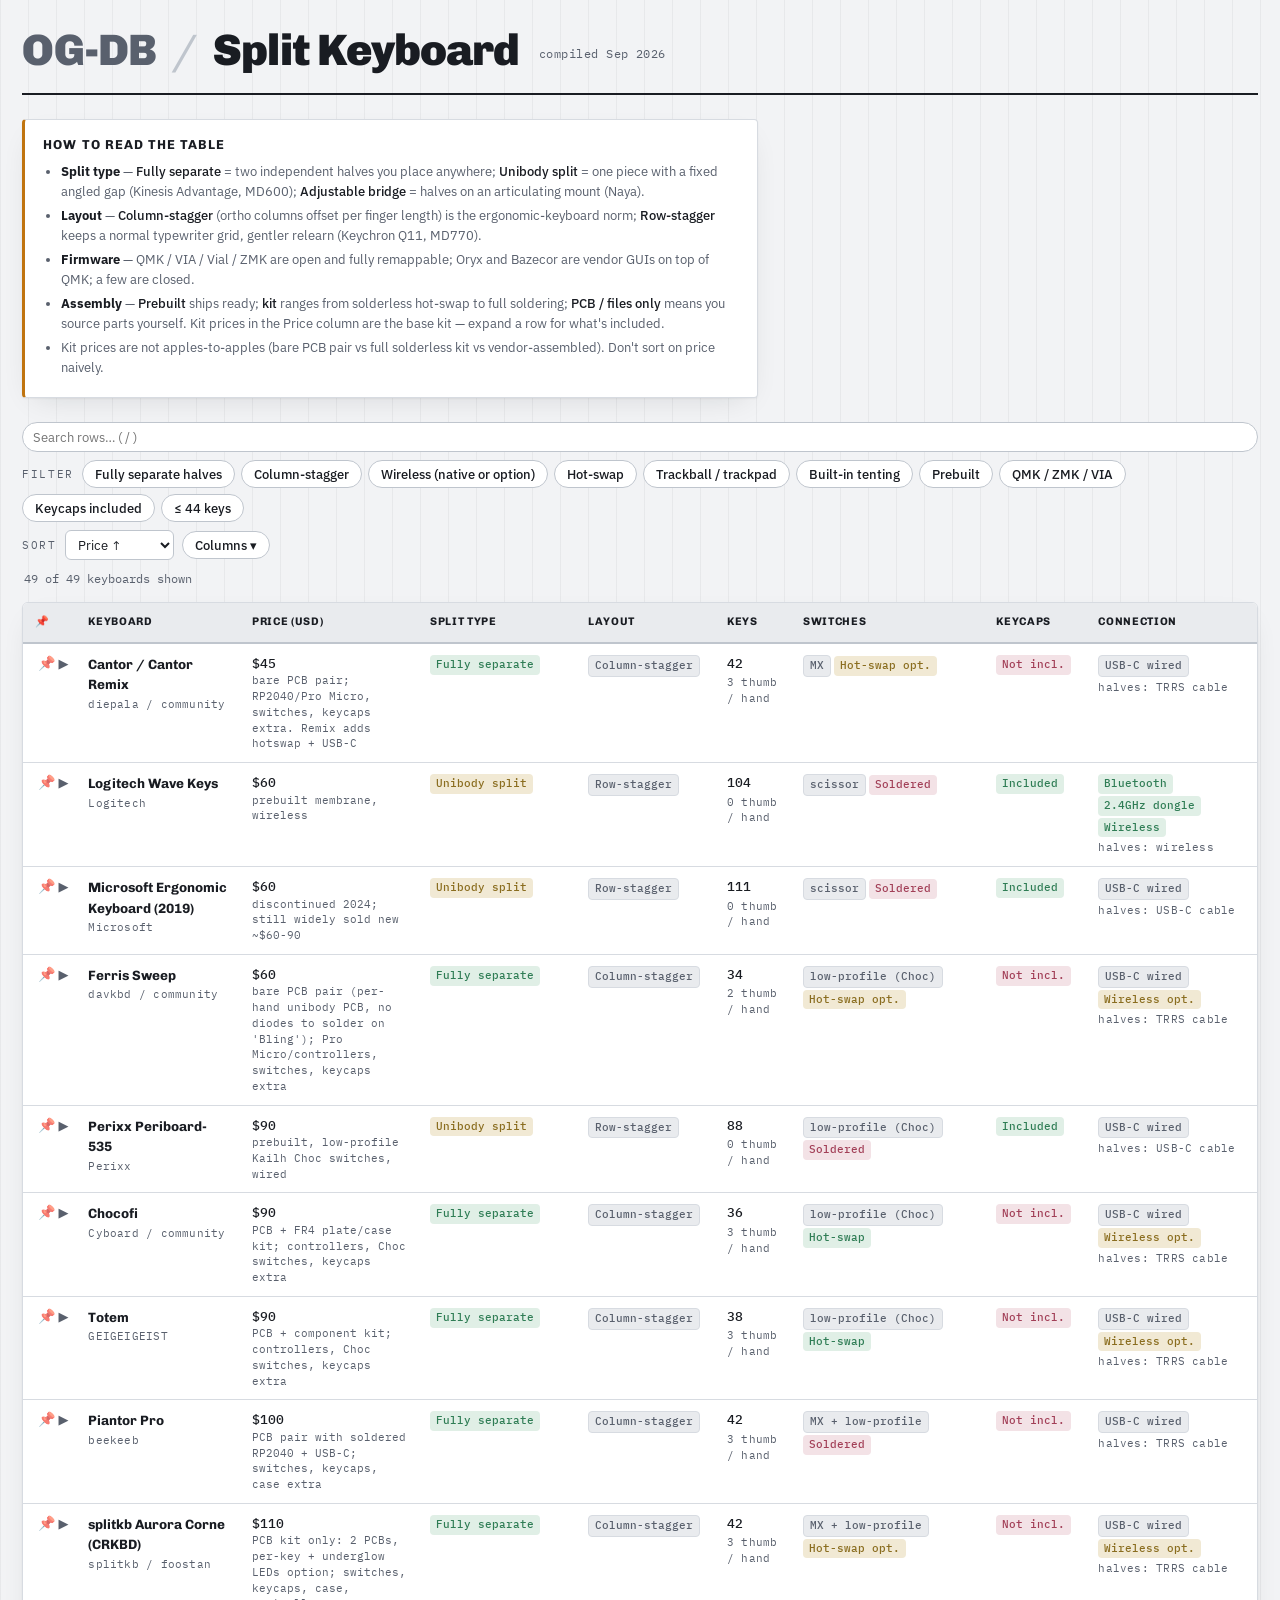
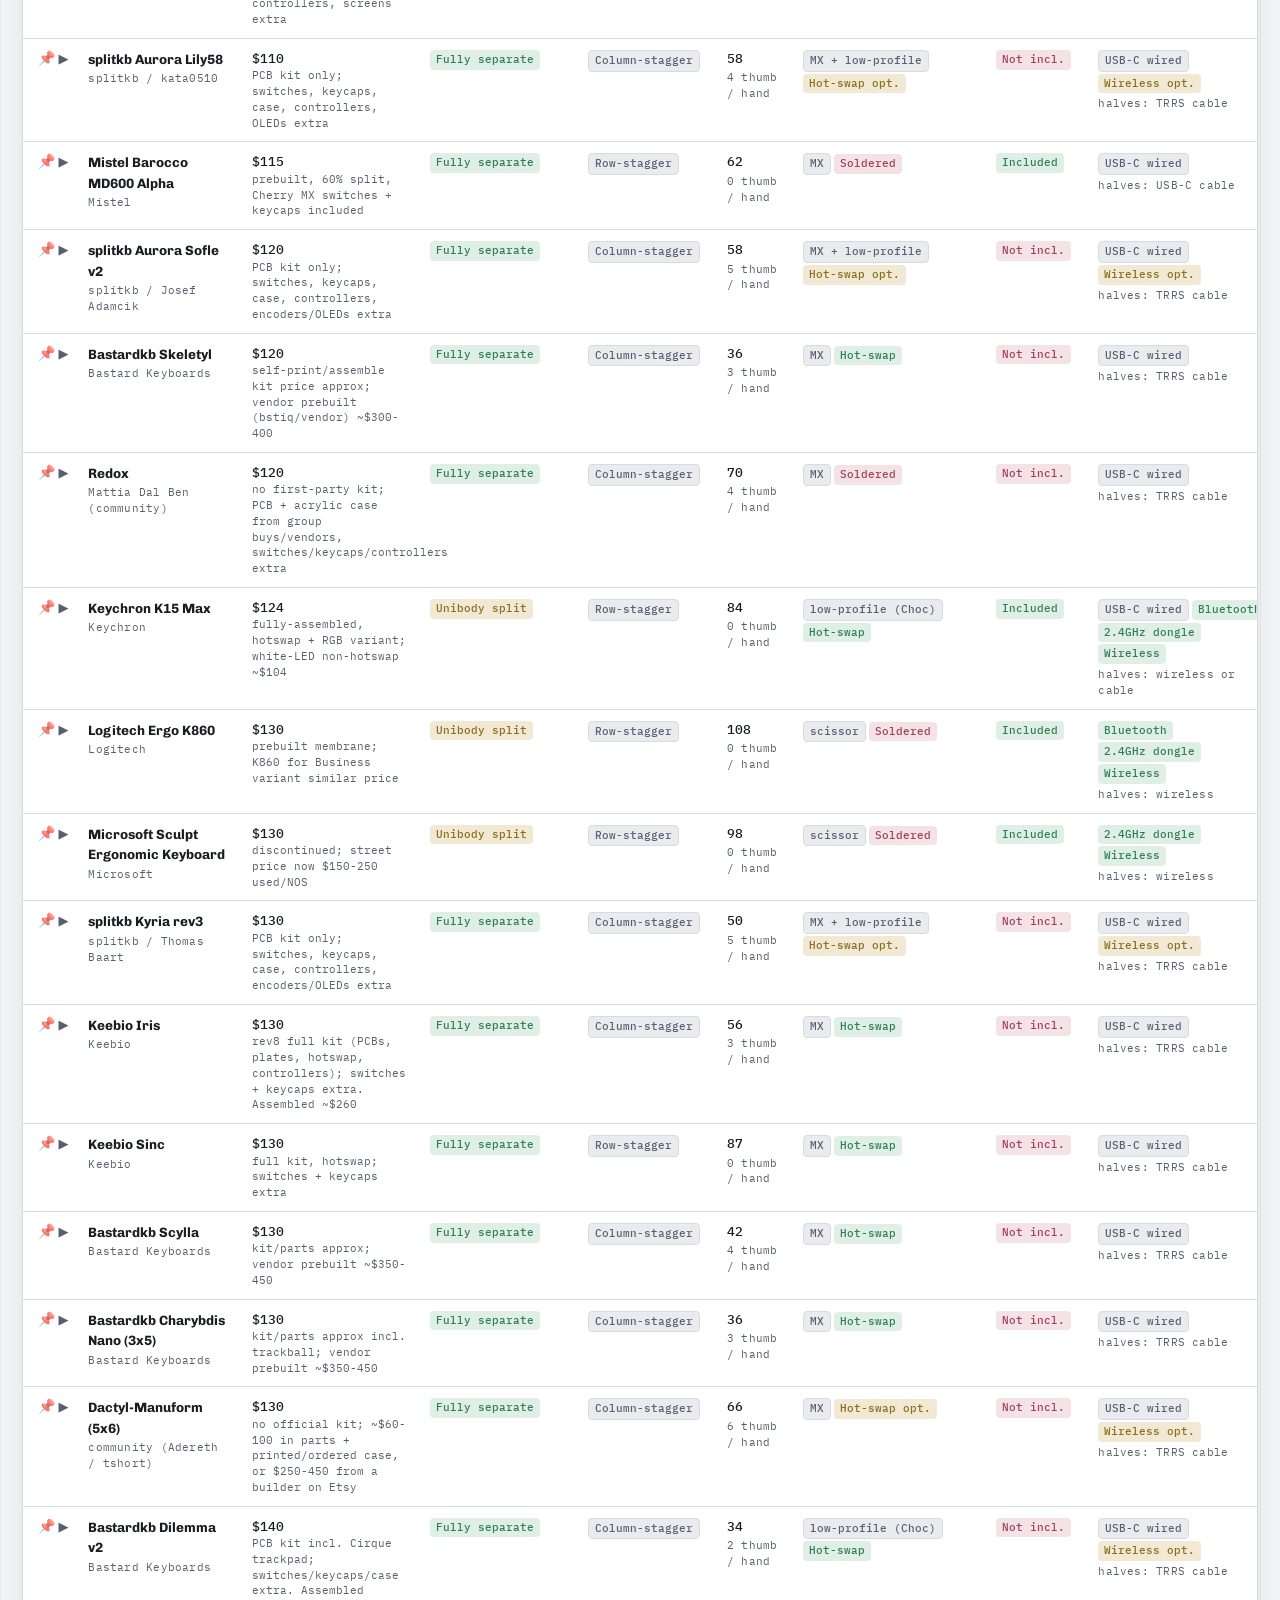
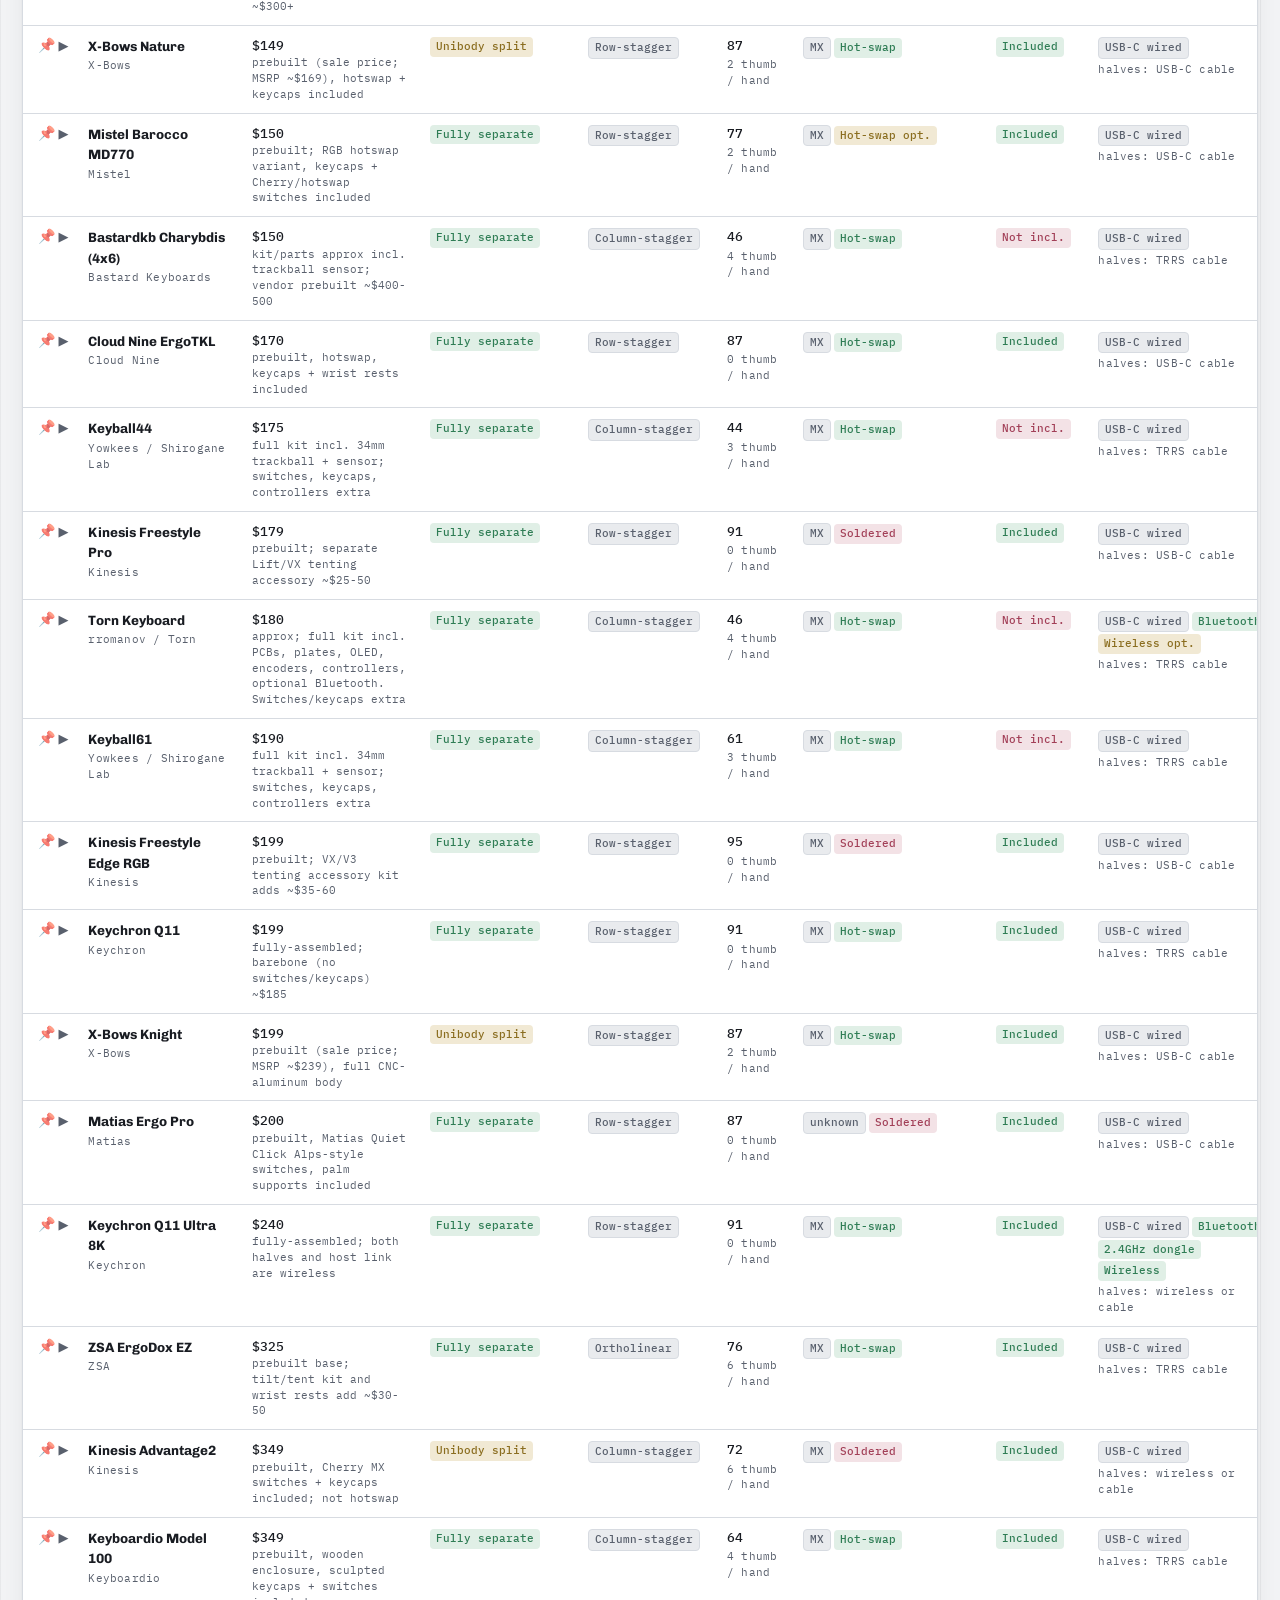
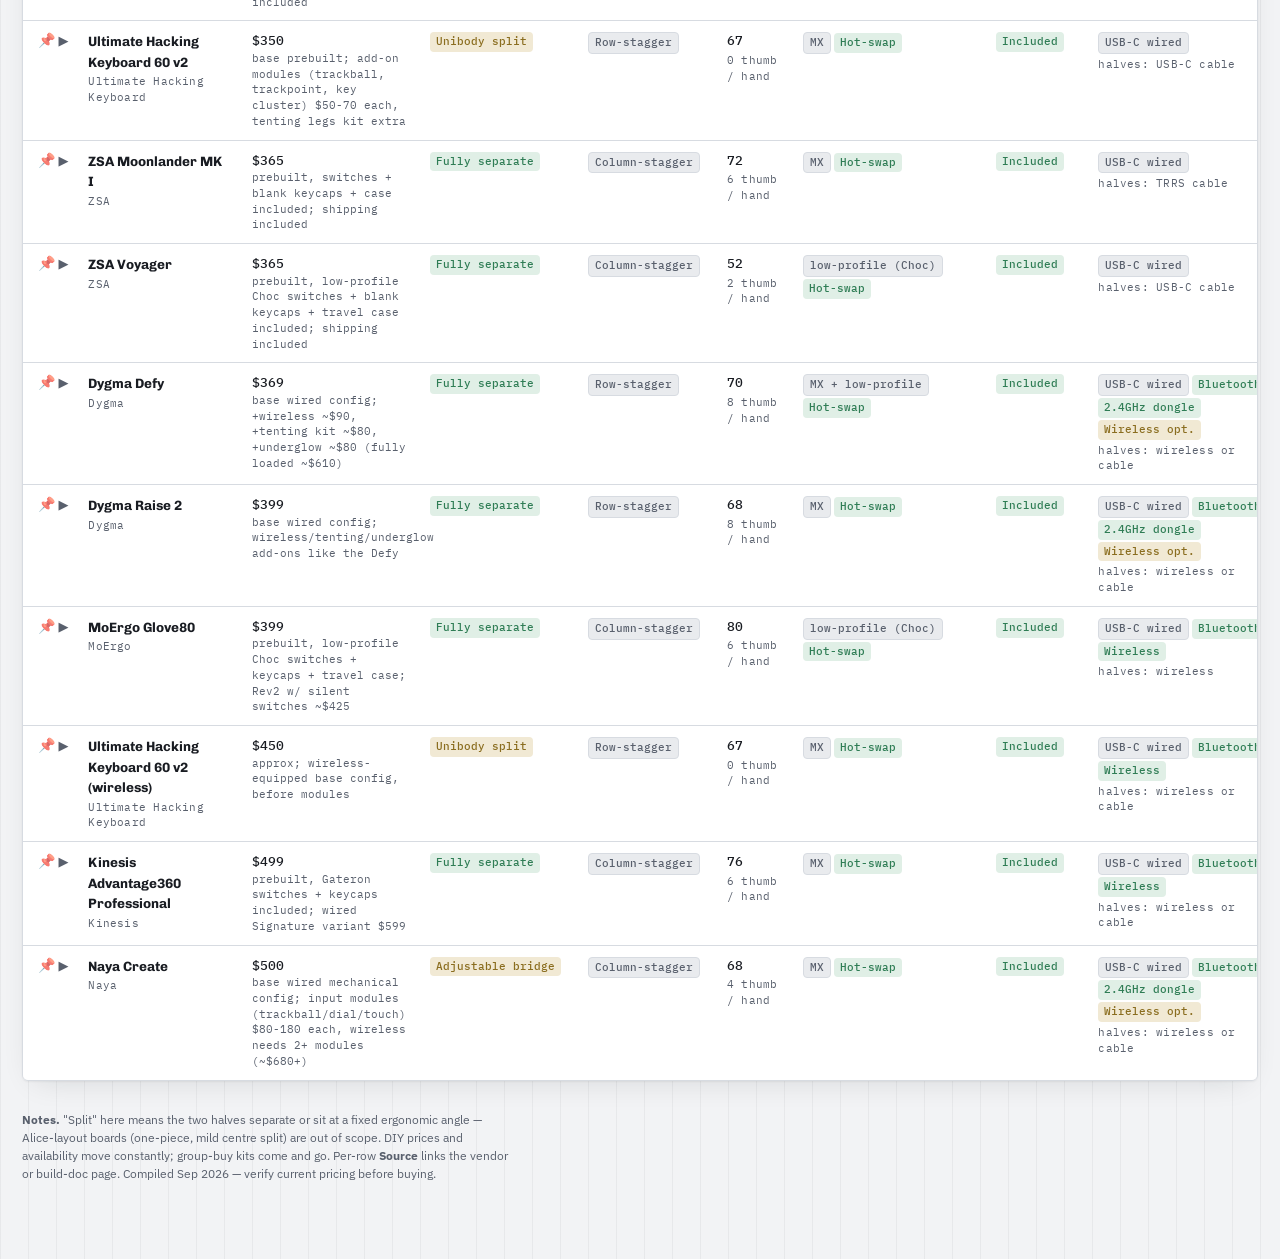
<file: keyboards/index.html>
<!doctype html>
<html lang="en">
<head>
<meta charset="utf-8">
<meta name="viewport" content="width=device-width, initial-scale=1">
<title>Split Keyboard</title>
<meta name="description" content="Split ergonomic keyboards compared: split type, layout, switches, wireless, firmware, tenting, pointing device, assembly, price.">
<link rel="preconnect" href="https://fonts.googleapis.com">
<link rel="preconnect" href="https://fonts.gstatic.com" crossorigin>
<link rel="stylesheet" href="https://fonts.googleapis.com/css2?family=Chivo:wght@400;700;900&family=IBM+Plex+Sans:wght@400;500;600&family=IBM+Plex+Mono:wght@400;500;600&display=swap">
<style>
body{margin:0;font:14px/1.5 system-ui,-apple-system,Segoe UI,Roboto,sans-serif}img{max-width:100%}[hidden]{display:none!important}
:root{
  --bg:#f2f3f5;--surface:#fff;--surface-2:#e9ebee;--ink:#191c22;--ink-soft:#59606d;
  --line:#d7dbe1;--line-strong:#bfc5cd;--accent:#c0740f;--accent-ink:#8a5300;--accent-wash:#f6ecdd;
  --yes:#2f7d55;--yes-bg:#e0efe6;--no:#a23f57;--no-bg:#f3e2e6;--partial:#8a6d1f;--partial-bg:#f1e9d4;
  --shadow:0 1px 2px rgba(20,22,27,.05),0 10px 30px -14px rgba(20,22,27,.16);
  --grid:rgba(25,28,34,.05);
}
@media (prefers-color-scheme:dark){:root:not([data-theme="light"]){
  --bg:#0e1014;--surface:#171a20;--surface-2:#1f232b;--ink:#e9ebef;--ink-soft:#98a0ae;
  --line:#2a2f38;--line-strong:#3a414d;--accent:#e8a33d;--accent-ink:#f0b968;--accent-wash:#2c2113;
  --yes:#6fc394;--yes-bg:#183328;--no:#e08aa0;--no-bg:#3a2029;--partial:#d9b968;--partial-bg:#332c15;
  --shadow:0 1px 2px rgba(0,0,0,.4),0 16px 40px -18px rgba(0,0,0,.6);--grid:rgba(255,255,255,.045);
}}
:root[data-theme="dark"]{
  --bg:#0e1014;--surface:#171a20;--surface-2:#1f232b;--ink:#e9ebef;--ink-soft:#98a0ae;
  --line:#2a2f38;--line-strong:#3a414d;--accent:#e8a33d;--accent-ink:#f0b968;--accent-wash:#2c2113;
  --yes:#6fc394;--yes-bg:#183328;--no:#e08aa0;--no-bg:#3a2029;--partial:#d9b968;--partial-bg:#332c15;
  --shadow:0 1px 2px rgba(0,0,0,.4),0 16px 40px -18px rgba(0,0,0,.6);--grid:rgba(255,255,255,.045);
}
*{box-sizing:border-box}
body{
  margin:0;color:var(--ink);
  background:linear-gradient(90deg,var(--grid) 1px,transparent 1px) 0 0/28px 100%,var(--bg);
  font-family:"IBM Plex Sans",system-ui,-apple-system,Segoe UI,Roboto,sans-serif;line-height:1.5;
}
.wrap{max-width:min(2600px,99vw);margin:0 auto;padding:clamp(16px,2.5vw,28px) clamp(8px,1.5vw,16px) 64px}

header.masthead{border-bottom:2px solid var(--ink);padding-bottom:20px;margin-bottom:24px}
h1{font-family:"Chivo",sans-serif;font-weight:900;font-size:clamp(26px,4.6vw,44px);
  line-height:1.02;margin:0;letter-spacing:-.02em;text-wrap:balance}
h1 .crumb{color:var(--ink-soft);text-decoration:none}
h1 .crumb:hover,h1 .crumb:focus-visible{color:var(--accent)}
h1 .sep{color:var(--line-strong);margin:0 .35em;font-weight:400}
.compiled{font-family:"IBM Plex Mono",monospace;font-size:12px;letter-spacing:.04em;
  color:var(--ink-soft);font-weight:400;white-space:nowrap;margin-left:12px;vertical-align:middle}

.primer{background:var(--surface);border:1px solid var(--line);border-left:3px solid var(--accent);
  border-radius:4px;padding:15px 18px;margin:20px 0 24px;box-shadow:var(--shadow);max-width:92ch}
.primer h2{font-family:"Chivo",sans-serif;font-weight:700;font-size:13px;margin:0 0 8px;
  text-transform:uppercase;letter-spacing:.08em}
.primer ul{margin:0;padding-left:18px;font-size:13px;color:var(--ink-soft)}
.primer li{margin:5px 0}
.primer strong{color:var(--ink)}
.primer em{color:var(--ink);font-style:normal;font-weight:500}

.controls{display:flex;flex-wrap:wrap;gap:8px;align-items:center;margin-bottom:8px}
.controls .grp{display:flex;flex-wrap:wrap;gap:6px;align-items:center}
.glabel{font-family:"IBM Plex Mono",monospace;font-size:11px;letter-spacing:.14em;
  text-transform:uppercase;color:var(--ink-soft);margin-right:2px}
button.chip{font-family:"IBM Plex Sans",sans-serif;font-size:12.5px;font-weight:500;color:var(--ink);
  background:var(--surface);border:1px solid var(--line-strong);border-radius:999px;padding:5px 12px;cursor:pointer;transition:.12s}
button.chip:hover{border-color:var(--accent)}
button.chip[aria-pressed="true"]{background:var(--accent);border-color:var(--accent);color:#1a1d23}
button.chip:focus-visible,select:focus-visible,tr.row:focus-visible{outline:2px solid var(--accent);outline-offset:2px}
select{font-family:"IBM Plex Sans",sans-serif;font-size:12.5px;padding:5px 8px;background:var(--surface);
  color:var(--ink);border:1px solid var(--line-strong);border-radius:6px}
.count{font-family:"IBM Plex Mono",monospace;font-size:12px;color:var(--ink-soft);margin:10px 2px 14px}

.colwrap{position:relative}
.colpanel{position:absolute;top:calc(100% + 6px);right:0;z-index:20;background:var(--surface);
  border:1px solid var(--line-strong);border-radius:8px;box-shadow:var(--shadow);padding:12px 14px;
  width:260px;max-height:70vh;overflow:auto;display:flex;flex-direction:column;gap:7px}
.colpanel .colhead{margin:0 0 2px;font-family:"IBM Plex Mono",monospace;font-size:10.5px;
  letter-spacing:.14em;text-transform:uppercase;color:var(--ink-soft)}
.colpanel label{display:flex;align-items:center;gap:8px;font-size:12.5px;cursor:pointer}
.colpanel input{accent-color:var(--accent)}
.colactions{display:flex;gap:8px;margin-top:6px;border-top:1px solid var(--line);padding-top:9px}
.colactions button{font-family:"IBM Plex Sans",sans-serif;font-size:11.5px;font-weight:500;cursor:pointer;
  background:var(--surface-2);color:var(--ink);border:1px solid var(--line-strong);border-radius:6px;padding:4px 10px}
.colactions button:hover{border-color:var(--accent)}

.tablewrap{overflow-x:auto;border:1px solid var(--line);border-radius:6px;box-shadow:var(--shadow)}
table{border-collapse:collapse;width:100%;background:var(--surface)}
thead th{position:sticky;top:0;z-index:2;background:var(--surface-2);font-family:"Chivo",sans-serif;
  font-weight:700;font-size:11px;letter-spacing:.06em;text-transform:uppercase;text-align:left;
  padding:11px 12px;color:var(--ink);border-bottom:2px solid var(--line-strong);white-space:nowrap}
thead th.sortable{cursor:pointer;user-select:none}
thead th.sortable:hover{color:var(--accent)}
thead th.sortable:focus-visible{outline:2px solid var(--accent);outline-offset:-2px}
thead th[aria-sort="ascending"],thead th[aria-sort="descending"]{color:var(--accent);background:var(--accent-wash)}
thead th .arrow{color:var(--accent);font-size:10px}
tbody tr.row{border-top:1px solid var(--line);cursor:pointer}
tbody tr.row:hover{background:var(--surface-2)}
td{padding:10px 12px;font-size:13px;vertical-align:top}
.name{font-family:"Chivo",sans-serif;font-weight:700;font-size:13.5px}
.sub{display:block;font-family:"IBM Plex Mono",monospace;font-size:10.5px;color:var(--ink-soft);
  font-weight:400;margin-top:2px;letter-spacing:.02em}
.price{font-family:"IBM Plex Mono",monospace;font-variant-numeric:tabular-nums;font-weight:500;white-space:nowrap}
.price small{display:block;color:var(--ink-soft);font-weight:400;font-size:10.5px;white-space:normal;max-width:22ch}
.tag{display:inline-block;font-family:"IBM Plex Mono",monospace;font-size:10.5px;font-weight:500;
  padding:2px 6px;border-radius:4px;margin:1px 3px 1px 0;white-space:nowrap}
.t-yes{background:var(--yes-bg);color:var(--yes)}
.t-no{background:var(--no-bg);color:var(--no)}
.t-part{background:var(--partial-bg);color:var(--partial)}
.t-neutral{background:var(--surface-2);color:var(--ink-soft);border:1px solid var(--line)}
a.srclink{font-family:"IBM Plex Mono",monospace;font-size:11.5px;color:var(--accent);text-decoration:none;white-space:nowrap}
a.srclink:hover,a.srclink:focus-visible{text-decoration:underline}

.expand{background:var(--bg)}
.expand td{padding:0}
.expand .inner{padding:16px 18px 20px;display:grid;grid-template-columns:repeat(auto-fit,minmax(230px,1fr));gap:14px 26px}
.expand h4{font-family:"IBM Plex Mono",monospace;font-size:10.5px;letter-spacing:.14em;text-transform:uppercase;color:var(--accent);margin:0 0 4px}
.expand p{margin:0;font-size:12.5px;color:var(--ink-soft)}
.expand p strong{color:var(--ink);font-weight:600}
dl.kv{margin:0;display:grid;grid-template-columns:max-content 1fr;gap:6px 16px;font-size:12.5px;color:var(--ink-soft);max-width:120ch}
dl.kv dt{font-family:"IBM Plex Mono",monospace;font-size:10.5px;letter-spacing:.1em;text-transform:uppercase;color:var(--ink);padding-top:1px}
dl.kv dd{margin:0}
.chev{display:inline-block;width:14px;color:var(--ink-soft);transition:transform .15s}
tr.row[aria-expanded="true"] .chev{transform:rotate(90deg);color:var(--accent)}
td.lead{white-space:nowrap;padding-right:4px}
.pin{border:0;background:none;cursor:pointer;font-size:14px;line-height:1;padding:2px 3px;
  opacity:.7;filter:none;transition:opacity .12s,transform .12s}
tr.row:hover .pin,.pin:focus-visible{opacity:1;transform:scale(1.15)}
.pin.on{filter:none}
.pin:focus-visible{outline:2px solid var(--accent);outline-offset:1px}
tr.row.pinned{background:var(--accent-wash)}
tr.row.pinned td:first-child{box-shadow:inset 3px 0 0 var(--accent)}
tr.row.pinned:hover{background:var(--accent-wash)}
.pincount{color:var(--accent-ink);font-weight:600}
.clearpins{border:0;background:none;color:var(--accent);font:inherit;font-size:11px;cursor:pointer;text-decoration:underline;padding:0 2px}

footer{margin-top:30px;font-size:12px;color:var(--ink-soft);max-width:70ch}
footer a{color:var(--accent)}
@media (prefers-reduced-motion:reduce){*{transition:none!important}}

.searchwrap{flex:1 1 220px;min-width:180px}
.rowsearch{width:100%;font-family:"IBM Plex Sans",sans-serif;font-size:12.5px;padding:6px 10px;background:var(--surface);color:var(--ink);border:1px solid var(--line-strong);border-radius:999px;outline:0}
.rowsearch:focus{border-color:var(--accent);box-shadow:0 0 0 3px var(--accent-wash)}
.rowsearch::-webkit-search-cancel-button{-webkit-appearance:none}

</style>
</head>
<body>
<div class="wrap">
  <header class="masthead">
    <h1><a class="crumb" href="../">OG-DB</a><span class="sep">/</span>Split Keyboard <span class="compiled">compiled Sep 2026</span></h1>
  </header>
  <div class="primer"><h2>How to read the table</h2><ul><li><strong>Split type</strong> &mdash; <em>Fully separate</em> = two independent halves you place anywhere; <em>Unibody split</em> = one piece with a fixed angled gap (Kinesis Advantage, MD600); <em>Adjustable bridge</em> = halves on an articulating mount (Naya).</li><li><strong>Layout</strong> &mdash; <em>Column-stagger</em> (ortho columns offset per finger length) is the ergonomic-keyboard norm; <em>Row-stagger</em> keeps a normal typewriter grid, gentler relearn (Keychron Q11, MD770).</li><li><strong>Firmware</strong> &mdash; QMK / VIA / Vial / ZMK are open and fully remappable; Oryx and Bazecor are vendor GUIs on top of QMK; a few are closed.</li><li><strong>Assembly</strong> &mdash; <em>Prebuilt</em> ships ready; <em>kit</em> ranges from solderless hot-swap to full soldering; <em>PCB / files only</em> means you source parts yourself. Kit prices in the Price column are the base kit &mdash; expand a row for what's included.</li><li>Kit prices are not apples-to-apples (bare PCB pair vs full solderless kit vs vendor-assembled). Don't sort on price naively.</li></ul></div>
  <div class="controls">
    <div class="grp searchwrap"><input id="rowq" class="rowsearch" type="search" placeholder="Search rows… ( / )" autocomplete="off" aria-label="Search rows"></div>
    <div class="grp"><span class="glabel">Filter</span><span id="filters" style="display:contents"></span></div>
    <div class="grp"><span class="glabel">Sort</span><select id="sort"></select></div>
    <div class="grp colwrap">
      <button class="chip" id="colbtn" aria-expanded="false" aria-controls="colpanel">Columns ▾</button>
      <div class="colpanel" id="colpanel" hidden>
        <p class="colhead">Show columns</p>
        <div class="colactions"><button type="button" data-all="1">All</button><button type="button" data-all="0">Minimal</button></div>
      </div>
    </div>
  </div>
  <div class="count" id="count"></div>
  <div class="tablewrap"><table id="tbl"><thead><tr></tr></thead><tbody id="tbody"></tbody></table></div>
  <footer><p><strong>Notes.</strong> "Split" here means the two halves separate or sit at a fixed ergonomic angle &mdash; Alice-layout boards (one-piece, mild centre split) are out of scope. DIY prices and availability move constantly; group-buy kits come and go. Per-row <strong>Source</strong> links the vendor or build-doc page. Compiled Sep 2026 &mdash; verify current pricing before buying.</p></footer>
</div>
<script>
const DATA=[{"name":"ZSA Moonlander MK I","brand":"ZSA","priceUSD":365,"priceNote":"prebuilt, switches + blank keycaps + case included; shipping included","splitType":"fully-separate","layout":"columnar-stagger","keys":72,"switchProfile":"MX","hotswap":true,"keycapsIncluded":true,"interHalfLink":"TRRS cable","hostConnection":["USB-C wired"],"wireless":false,"firmware":"Oryx (QMK)","tenting":"built-in","thumbKeysPerHand":6,"pointingDevice":"none","palmRests":"included","assembly":"prebuilt","availability":"in production","os":"Windows / macOS / Linux / ChromeOS","notes":"Integrated thumb cluster arc and fold-out wings for tenting/tilt; heavier and larger than the Voyager.","source":{"url":"https://www.zsa.io/moonlander","label":"ZSA"}},{"name":"ZSA Voyager","brand":"ZSA","priceUSD":365,"priceNote":"prebuilt, low-profile Choc switches + blank keycaps + travel case included; shipping included","splitType":"fully-separate","layout":"columnar-stagger","keys":52,"switchProfile":"low-profile (Choc)","hotswap":true,"keycapsIncluded":true,"interHalfLink":"USB-C cable","hostConnection":["USB-C wired"],"wireless":false,"firmware":"Oryx (QMK)","tenting":"kit accessory","thumbKeysPerHand":2,"pointingDevice":"none","palmRests":"none","assembly":"prebuilt","availability":"in production","os":"Windows / macOS / Linux / ChromeOS","notes":"Ultra-thin 4-row low-profile board; extremely portable, uses magnetic feet and optional tenting kit.","source":{"url":"https://www.zsa.io/voyager","label":"ZSA"}},{"name":"ZSA ErgoDox EZ","brand":"ZSA","priceUSD":325,"priceNote":"prebuilt base; tilt/tent kit and wrist rests add ~$30-50","splitType":"fully-separate","layout":"ortholinear","keys":76,"switchProfile":"MX","hotswap":true,"keycapsIncluded":true,"interHalfLink":"TRRS cable","hostConnection":["USB-C wired"],"wireless":false,"firmware":"Oryx (QMK)","tenting":"kit accessory","thumbKeysPerHand":6,"pointingDevice":"none","palmRests":"optional","assembly":"prebuilt","availability":"in production","os":"Windows / macOS / Linux / ChromeOS","notes":"The keyboard that mainstreamed the modern DIY split; large full-size ortho halves with big thumb blocks.","source":{"url":"https://ergodox-ez.com/","label":"ZSA"}},{"name":"Kinesis Advantage360 Professional","brand":"Kinesis","priceUSD":499,"priceNote":"prebuilt, Gateron switches + keycaps included; wired Signature variant $599","splitType":"fully-separate","layout":"columnar-stagger","keys":76,"switchProfile":"MX","hotswap":true,"keycapsIncluded":true,"interHalfLink":"wireless or cable","hostConnection":["USB-C wired","Bluetooth"],"wireless":true,"firmware":"ZMK","tenting":"built-in","thumbKeysPerHand":6,"pointingDevice":"none","palmRests":"included","assembly":"prebuilt","availability":"in production","os":"Windows / macOS / Linux / ChromeOS / Android","notes":"Deeply sculpted concave key wells with dished thumb clusters; Pro model is Bluetooth wireless on open-source ZMK.","source":{"url":"https://kinesis-ergo.com/keyboards/advantage360/","label":"Kinesis"}},{"name":"Kinesis Advantage2","brand":"Kinesis","priceUSD":349,"priceNote":"prebuilt, Cherry MX switches + keycaps included; not hotswap","splitType":"unibody-split","layout":"columnar-stagger","keys":72,"switchProfile":"MX","hotswap":false,"keycapsIncluded":true,"interHalfLink":"wireless or cable","hostConnection":["USB-C wired"],"wireless":false,"firmware":"proprietary","tenting":"none / DIY","thumbKeysPerHand":6,"pointingDevice":"none","palmRests":"included","assembly":"prebuilt","availability":"in production","os":"Windows / macOS / Linux","notes":"Classic one-piece contoured keywell design with fixed split angle; still sold alongside the 360.","source":{"url":"https://kinesis-ergo.com/keyboards/advantage2/","label":"Kinesis"}},{"name":"Kinesis Freestyle Edge RGB","brand":"Kinesis","priceUSD":199,"priceNote":"prebuilt; VX/V3 tenting accessory kit adds ~$35-60","splitType":"fully-separate","layout":"row-stagger","keys":95,"switchProfile":"MX","hotswap":false,"keycapsIncluded":true,"interHalfLink":"USB-C cable","hostConnection":["USB-C wired"],"wireless":false,"firmware":"proprietary","tenting":"kit accessory","thumbKeysPerHand":0,"pointingDevice":"none","palmRests":"included","assembly":"prebuilt","availability":"in production","os":"Windows / Linux","notes":"Gaming-oriented standard-layout split with a fixed 20\" cable between halves; near-zero learning curve.","source":{"url":"https://gaming.kinesis-ergo.com/product/freestyle-edge/","label":"Kinesis"}},{"name":"Kinesis Freestyle Pro","brand":"Kinesis","priceUSD":179,"priceNote":"prebuilt; separate Lift/VX tenting accessory ~$25-50","splitType":"fully-separate","layout":"row-stagger","keys":91,"switchProfile":"MX","hotswap":false,"keycapsIncluded":true,"interHalfLink":"USB-C cable","hostConnection":["USB-C wired"],"wireless":false,"firmware":"proprietary","tenting":"kit accessory","thumbKeysPerHand":0,"pointingDevice":"none","palmRests":"optional","assembly":"prebuilt","availability":"in production","os":"Windows / macOS / Linux","notes":"Office-focused standard-layout split, Cherry MX quiet switches, onboard remapping and macros.","source":{"url":"https://kinesis-ergo.com/keyboards/freestyle-pro/","label":"Kinesis"}},{"name":"Keychron Q11","brand":"Keychron","priceUSD":199,"priceNote":"fully-assembled; barebone (no switches/keycaps) ~$185","splitType":"fully-separate","layout":"row-stagger","keys":91,"switchProfile":"MX","hotswap":true,"keycapsIncluded":true,"interHalfLink":"TRRS cable","hostConnection":["USB-C wired"],"wireless":false,"firmware":"QMK/VIA","tenting":"none / DIY","thumbKeysPerHand":0,"pointingDevice":"none","palmRests":"none","assembly":"prebuilt","availability":"in production","os":"Windows / macOS / Linux","notes":"Heavy CNC-aluminum 75% split with rotary knob; conventional layout, gasket mount, no built-in tenting.","source":{"url":"https://www.keychron.com/products/keychron-q11-qmk-custom-mechanical-keyboard","label":"Keychron"}},{"name":"Keychron Q11 Ultra 8K","brand":"Keychron","priceUSD":240,"priceNote":"fully-assembled; both halves and host link are wireless","splitType":"fully-separate","layout":"row-stagger","keys":91,"switchProfile":"MX","hotswap":true,"keycapsIncluded":true,"interHalfLink":"wireless or cable","hostConnection":["USB-C wired","Bluetooth","2.4GHz dongle"],"wireless":true,"firmware":"QMK/VIA","tenting":"none / DIY","thumbKeysPerHand":0,"pointingDevice":"none","palmRests":"none","assembly":"prebuilt","availability":"in production","os":"Windows / macOS / Linux","notes":"2026 revision: the two halves talk wirelessly to each other, dual batteries, 8kHz polling on the dongle.","source":{"url":"https://www.keychron.com/products/keychron-q11-ultra-8k-wireless-custom-mechanical-keyboard","label":"Keychron"}},{"name":"Keychron K15 Max","brand":"Keychron","priceUSD":124,"priceNote":"fully-assembled, hotswap + RGB variant; white-LED non-hotswap ~$104","splitType":"unibody-split","layout":"row-stagger","keys":84,"switchProfile":"low-profile (Choc)","hotswap":true,"keycapsIncluded":true,"interHalfLink":"wireless or cable","hostConnection":["USB-C wired","Bluetooth","2.4GHz dongle"],"wireless":true,"firmware":"QMK/VIA","tenting":"none / DIY","thumbKeysPerHand":0,"pointingDevice":"none","palmRests":"none","assembly":"prebuilt","availability":"in production","os":"Windows / macOS / Linux","notes":"One-piece low-profile Alice-layout board; angled halves but no gap or tenting, weakest 'split' fit here.","source":{"url":"https://www.keychron.com/products/keychron-k15-max-alice-layout-qmk-wireless-custom-mechanical-keyboard","label":"Keychron"}},{"name":"Dygma Defy","brand":"Dygma","priceUSD":369,"priceNote":"base wired config; +wireless ~$90, +tenting kit ~$80, +underglow ~$80 (fully loaded ~$610)","splitType":"fully-separate","layout":"row-stagger","keys":70,"switchProfile":"MX + low-profile","hotswap":true,"keycapsIncluded":true,"interHalfLink":"wireless or cable","hostConnection":["USB-C wired","Bluetooth","2.4GHz dongle"],"wireless":"optional","firmware":"Bazecor (Kaleidoscope)","tenting":"kit accessory","thumbKeysPerHand":8,"pointingDevice":"none","palmRests":"included","assembly":"prebuilt","availability":"in production","os":"Windows / macOS / Linux / ChromeOS","notes":"Near-standard layout with a large 8-key thumb cluster per hand; magnetic wrist rests, optional wireless module.","source":{"url":"https://dygma.com/products/dygma-defy","label":"Dygma"}},{"name":"Dygma Raise 2","brand":"Dygma","priceUSD":399,"priceNote":"base wired config; wireless/tenting/underglow add-ons like the Defy","splitType":"fully-separate","layout":"row-stagger","keys":68,"switchProfile":"MX","hotswap":true,"keycapsIncluded":true,"interHalfLink":"wireless or cable","hostConnection":["USB-C wired","Bluetooth","2.4GHz dongle"],"wireless":"optional","firmware":"Bazecor (Kaleidoscope)","tenting":"kit accessory","thumbKeysPerHand":8,"pointingDevice":"none","palmRests":"included","assembly":"prebuilt","availability":"in production","os":"Windows / macOS / Linux / ChromeOS","notes":"65% ANSI-style split aimed at gamers who want a normal layout plus a thumb key cluster; low learning curve.","source":{"url":"https://dygma.com/products/dygma-raise-2","label":"Dygma"}},{"name":"MoErgo Glove80","brand":"MoErgo","priceUSD":399,"priceNote":"prebuilt, low-profile Choc switches + keycaps + travel case; Rev2 w/ silent switches ~$425","splitType":"fully-separate","layout":"columnar-stagger","keys":80,"switchProfile":"low-profile (Choc)","hotswap":true,"keycapsIncluded":true,"interHalfLink":"wireless","hostConnection":["USB-C wired","Bluetooth"],"wireless":true,"firmware":"ZMK","tenting":"built-in","thumbKeysPerHand":6,"pointingDevice":"none","palmRests":"included","assembly":"prebuilt","availability":"in production","os":"Windows / macOS / Linux / ChromeOS / Android","notes":"Low-profile contoured keywell (a flatter Glove/Dactyl); integrated flip-out feet, molded palm rests, Bluetooth ZMK.","source":{"url":"https://www.moergo.com/","label":"MoErgo"}},{"name":"Naya Create","brand":"Naya","priceUSD":500,"priceNote":"base wired mechanical config; input modules (trackball/dial/touch) $80-180 each, wireless needs 2+ modules (~$680+)","splitType":"adjustable-bridge","layout":"columnar-stagger","keys":68,"switchProfile":"MX","hotswap":true,"keycapsIncluded":true,"interHalfLink":"wireless or cable","hostConnection":["USB-C wired","Bluetooth","2.4GHz dongle"],"wireless":"optional","firmware":"proprietary","tenting":"built-in","thumbKeysPerHand":4,"pointingDevice":"trackball option","palmRests":"included","assembly":"prebuilt","availability":"in production","os":"Windows / macOS / Linux","notes":"Motorized/articulating stand system with hot-swappable input modules (trackball, dial, touchpad); very expensive.","source":{"url":"https://naya.tech/products/naya-create-3-0","label":"Naya"}},{"name":"Keyboardio Model 100","brand":"Keyboardio","priceUSD":349,"priceNote":"prebuilt, wooden enclosure, sculpted keycaps + switches included","splitType":"fully-separate","layout":"columnar-stagger","keys":64,"switchProfile":"MX","hotswap":true,"keycapsIncluded":true,"interHalfLink":"TRRS cable","hostConnection":["USB-C wired"],"wireless":false,"firmware":"QMK/VIA","tenting":"kit accessory","thumbKeysPerHand":4,"pointingDevice":"none","palmRests":"none","assembly":"prebuilt","availability":"in production","os":"Windows / macOS / Linux / ChromeOS","notes":"Wood-bodied sculpted split with concave key columns, hardwired octopus link, and a magnetic RGBW per-key board.","source":{"url":"https://shop.keyboard.io/products/model-100","label":"Keyboardio"}},{"name":"Ultimate Hacking Keyboard 60 v2","brand":"Ultimate Hacking Keyboard","priceUSD":350,"priceNote":"base prebuilt; add-on modules (trackball, trackpoint, key cluster) $50-70 each, tenting legs kit extra","splitType":"unibody-split","layout":"row-stagger","keys":67,"switchProfile":"MX","hotswap":true,"keycapsIncluded":true,"interHalfLink":"USB-C cable","hostConnection":["USB-C wired"],"wireless":false,"firmware":"proprietary","tenting":"kit accessory","thumbKeysPerHand":0,"pointingDevice":"trackball option","palmRests":"optional","assembly":"prebuilt","availability":"in production","os":"Windows / macOS / Linux","notes":"Splits into two halves via a short bridge cable; optional trackball/trackpoint/key-cluster modules snap onto the ends.","source":{"url":"https://ultimatehackingkeyboard.com/","label":"UHK"}},{"name":"Ultimate Hacking Keyboard 60 v2 (wireless)","brand":"Ultimate Hacking Keyboard","priceUSD":450,"priceNote":"approx; wireless-equipped base config, before modules","splitType":"unibody-split","layout":"row-stagger","keys":67,"switchProfile":"MX","hotswap":true,"keycapsIncluded":true,"interHalfLink":"wireless or cable","hostConnection":["USB-C wired","Bluetooth"],"wireless":true,"firmware":"proprietary","tenting":"kit accessory","thumbKeysPerHand":0,"pointingDevice":"trackball option","palmRests":"optional","assembly":"prebuilt","availability":"in production","os":"Windows / macOS / Linux","notes":"Same board as the wired UHK 60 v2 with the wireless option enabled; halves connect over Bluetooth.","source":{"url":"https://ultimatehackingkeyboard.com/","label":"UHK"}},{"name":"X-Bows Nature","brand":"X-Bows","priceUSD":149,"priceNote":"prebuilt (sale price; MSRP ~$169), hotswap + keycaps included","splitType":"unibody-split","layout":"row-stagger","keys":87,"switchProfile":"MX","hotswap":true,"keycapsIncluded":true,"interHalfLink":"USB-C cable","hostConnection":["USB-C wired"],"wireless":false,"firmware":"QMK/VIA","tenting":"none / DIY","thumbKeysPerHand":2,"pointingDevice":"none","palmRests":"optional","assembly":"prebuilt","availability":"in production","os":"Windows / macOS / Linux","notes":"One-piece 'cross' layout with a central column of modifiers hit by the thumbs; low learning curve, no gap/tent.","source":{"url":"https://x-bows.com/products/x-bows-nature","label":"X-Bows"}},{"name":"X-Bows Knight","brand":"X-Bows","priceUSD":199,"priceNote":"prebuilt (sale price; MSRP ~$239), full CNC-aluminum body","splitType":"unibody-split","layout":"row-stagger","keys":87,"switchProfile":"MX","hotswap":true,"keycapsIncluded":true,"interHalfLink":"USB-C cable","hostConnection":["USB-C wired"],"wireless":false,"firmware":"QMK/VIA","tenting":"none / DIY","thumbKeysPerHand":2,"pointingDevice":"none","palmRests":"optional","assembly":"prebuilt","availability":"in production","os":"Windows / macOS / Linux","notes":"Heavier all-aluminum version of the X-Bows ergonomic 'cross' layout; TKL footprint.","source":{"url":"https://x-bows.com/products/x-bows-knight-ergonomic-mechanical-keyboard","label":"X-Bows"}},{"name":"Mistel Barocco MD770","brand":"Mistel","priceUSD":150,"priceNote":"prebuilt; RGB hotswap variant, keycaps + Cherry/hotswap switches included","splitType":"fully-separate","layout":"row-stagger","keys":77,"switchProfile":"MX","hotswap":"optional","keycapsIncluded":true,"interHalfLink":"USB-C cable","hostConnection":["USB-C wired"],"wireless":false,"firmware":"proprietary","tenting":"none / DIY","thumbKeysPerHand":2,"pointingDevice":"none","palmRests":"optional","assembly":"prebuilt","availability":"in production","os":"Windows / macOS / Linux","notes":"65% standard-layout split with extra bottom-row thumb keys; onboard macros, no software, popular budget pick.","source":{"url":"https://mistelkeyboard.com/products/f2270f0dc47c73f57fd2d9c9caf70cf6","label":"Mistel"}},{"name":"Mistel Barocco MD600 Alpha","brand":"Mistel","priceUSD":115,"priceNote":"prebuilt, 60% split, Cherry MX switches + keycaps included","splitType":"fully-separate","layout":"row-stagger","keys":62,"switchProfile":"MX","hotswap":false,"keycapsIncluded":true,"interHalfLink":"USB-C cable","hostConnection":["USB-C wired"],"wireless":false,"firmware":"proprietary","tenting":"none / DIY","thumbKeysPerHand":0,"pointingDevice":"none","palmRests":"none","assembly":"prebuilt","availability":"in production","os":"Windows / macOS / Linux","notes":"Compact 60% split, the original mainstream 'normal layout in two halves' board; onboard remapping only.","source":{"url":"https://mistelkeyboard.com/","label":"Mistel"}},{"name":"Cloud Nine ErgoTKL","brand":"Cloud Nine","priceUSD":170,"priceNote":"prebuilt, hotswap, keycaps + wrist rests included","splitType":"fully-separate","layout":"row-stagger","keys":87,"switchProfile":"MX","hotswap":true,"keycapsIncluded":true,"interHalfLink":"USB-C cable","hostConnection":["USB-C wired"],"wireless":false,"firmware":"proprietary","tenting":"built-in","thumbKeysPerHand":0,"pointingDevice":"none","palmRests":"included","assembly":"prebuilt","availability":"in production","os":"Windows / macOS / Linux","notes":"Standard-layout TKL split with adjustable splay, tilt and tenting legs built in; hotswap sockets.","source":{"url":"https://cloudninec9.com/products/c9-ergo-keyboard","label":"Cloud Nine"}},{"name":"Matias Ergo Pro","brand":"Matias","priceUSD":200,"priceNote":"prebuilt, Matias Quiet Click Alps-style switches, palm supports included","splitType":"fully-separate","layout":"row-stagger","keys":87,"switchProfile":"unknown","hotswap":false,"keycapsIncluded":true,"interHalfLink":"USB-C cable","hostConnection":["USB-C wired"],"wireless":false,"firmware":"proprietary","tenting":"kit accessory","thumbKeysPerHand":0,"pointingDevice":"none","palmRests":"included","assembly":"prebuilt","availability":"in production","os":"Windows / macOS / Linux","notes":"Uses Matias/Alps quiet tactile switches rather than MX; fixed cable between halves, no software remapping.","source":{"url":"https://matias.ca/ergopro/","label":"Matias"}},{"name":"Logitech Ergo K860","brand":"Logitech","priceUSD":130,"priceNote":"prebuilt membrane; K860 for Business variant similar price","splitType":"unibody-split","layout":"row-stagger","keys":108,"switchProfile":"scissor","hotswap":false,"keycapsIncluded":true,"interHalfLink":"wireless","hostConnection":["Bluetooth","2.4GHz dongle"],"wireless":true,"firmware":"proprietary","tenting":"none / DIY","thumbKeysPerHand":0,"pointingDevice":"none","palmRests":"included","assembly":"prebuilt","availability":"in production","os":"Windows / macOS / Linux / ChromeOS","notes":"One-piece curved membrane board with a fixed split-and-tent wave shape and integrated cushioned palm rest.","source":{"url":"https://www.logitech.com/en-us/products/keyboards/k860-split-ergonomic.html","label":"Logitech"}},{"name":"Logitech Wave Keys","brand":"Logitech","priceUSD":60,"priceNote":"prebuilt membrane, wireless","splitType":"unibody-split","layout":"row-stagger","keys":104,"switchProfile":"scissor","hotswap":false,"keycapsIncluded":true,"interHalfLink":"wireless","hostConnection":["Bluetooth","2.4GHz dongle"],"wireless":true,"firmware":"proprietary","tenting":"none / DIY","thumbKeysPerHand":0,"pointingDevice":"none","palmRests":"included","assembly":"prebuilt","availability":"in production","os":"Windows / macOS / Linux / ChromeOS","notes":"Budget wavy one-piece board with a very mild split curve and integrated foam wrist rest; entry-level ergo.","source":{"url":"https://www.logitech.com/en-us/products/keyboards/wave-keys.html","label":"Logitech"}},{"name":"Microsoft Sculpt Ergonomic Keyboard","brand":"Microsoft","priceUSD":130,"priceNote":"discontinued; street price now $150-250 used/NOS","splitType":"unibody-split","layout":"row-stagger","keys":98,"switchProfile":"scissor","hotswap":false,"keycapsIncluded":true,"interHalfLink":"wireless","hostConnection":["2.4GHz dongle"],"wireless":true,"firmware":"proprietary","tenting":"built-in","thumbKeysPerHand":0,"pointingDevice":"none","palmRests":"included","assembly":"prebuilt","availability":"discontinued","os":"Windows / macOS / Linux","notes":"Iconic domed one-piece split with a detachable reverse-tilt riser and separate numpad; long the default 'ergo' recommendation.","source":{"url":"https://www.microsoft.com/en/accessories/products/keyboards/sculpt-ergonomic-desktop","label":"Microsoft"}},{"name":"Microsoft Ergonomic Keyboard (2019)","brand":"Microsoft","priceUSD":60,"priceNote":"discontinued 2024; still widely sold new ~$60-90","splitType":"unibody-split","layout":"row-stagger","keys":111,"switchProfile":"scissor","hotswap":false,"keycapsIncluded":true,"interHalfLink":"USB-C cable","hostConnection":["USB-C wired"],"wireless":false,"firmware":"proprietary","tenting":"none / DIY","thumbKeysPerHand":0,"pointingDevice":"none","palmRests":"included","assembly":"prebuilt","availability":"discontinued","os":"Windows / macOS / Linux","notes":"Wired full-size membrane split with cushioned palm rest and dedicated emoji/Office keys; budget successor to the Sculpt.","source":{"url":"https://www.microsoft.com/en/accessories/products/keyboards/ergonomic-keyboard","label":"Microsoft"}},{"name":"Perixx Periboard-535","brand":"Perixx","priceUSD":90,"priceNote":"prebuilt, low-profile Kailh Choc switches, wired","splitType":"unibody-split","layout":"row-stagger","keys":88,"switchProfile":"low-profile (Choc)","hotswap":false,"keycapsIncluded":true,"interHalfLink":"USB-C cable","hostConnection":["USB-C wired"],"wireless":false,"firmware":"proprietary","tenting":"none / DIY","thumbKeysPerHand":0,"pointingDevice":"none","palmRests":"included","assembly":"prebuilt","availability":"in production","os":"Windows / macOS / Linux","notes":"Rare budget board that puts real low-profile mechanical switches in a Sculpt-style one-piece split shell.","source":{"url":"https://perixx.com/products/periboard-535","label":"Perixx"}},{"name":"splitkb Aurora Corne (CRKBD)","brand":"splitkb / foostan","priceUSD":110,"priceNote":"PCB kit only: 2 PCBs, per-key + underglow LEDs option; switches, keycaps, case, controllers, screens extra","splitType":"fully-separate","layout":"columnar-stagger","keys":42,"switchProfile":"MX + low-profile","hotswap":"optional","keycapsIncluded":false,"interHalfLink":"TRRS cable","hostConnection":["USB-C wired"],"wireless":"optional","firmware":"QMK/Vial","tenting":"none / DIY","thumbKeysPerHand":3,"pointingDevice":"none","palmRests":"none","assembly":"kit (soldering)","availability":"in production","os":"Windows / macOS / Linux","notes":"The definitive 3x6+3 columnar split; huge ecosystem of cases, wireless (nice!nano/ZMK) builds and variants.","source":{"url":"https://splitkb.com/products/aurora-corne","label":"splitkb"}},{"name":"splitkb Aurora Lily58","brand":"splitkb / kata0510","priceUSD":110,"priceNote":"PCB kit only; switches, keycaps, case, controllers, OLEDs extra","splitType":"fully-separate","layout":"columnar-stagger","keys":58,"switchProfile":"MX + low-profile","hotswap":"optional","keycapsIncluded":false,"interHalfLink":"TRRS cable","hostConnection":["USB-C wired"],"wireless":"optional","firmware":"QMK/Vial","tenting":"none / DIY","thumbKeysPerHand":4,"pointingDevice":"none","palmRests":"none","assembly":"kit (soldering)","availability":"in production","os":"Windows / macOS / Linux","notes":"5-row columnar split with a number row and 4 thumb keys; easiest 'first ergo kit' for people who want a top row.","source":{"url":"https://splitkb.com/products/aurora-lily58","label":"splitkb"}},{"name":"splitkb Aurora Sofle v2","brand":"splitkb / Josef Adamcik","priceUSD":120,"priceNote":"PCB kit only; switches, keycaps, case, controllers, encoders/OLEDs extra","splitType":"fully-separate","layout":"columnar-stagger","keys":58,"switchProfile":"MX + low-profile","hotswap":"optional","keycapsIncluded":false,"interHalfLink":"TRRS cable","hostConnection":["USB-C wired"],"wireless":"optional","firmware":"QMK/Vial","tenting":"none / DIY","thumbKeysPerHand":5,"pointingDevice":"none","palmRests":"none","assembly":"kit (soldering)","availability":"in production","os":"Windows / macOS / Linux","notes":"Lily58-like 6-column split with rotary encoders, extra thumb key and per-key RGB; very popular streamer/dev board.","source":{"url":"https://splitkb.com/products/aurora-sofle-v2","label":"splitkb"}},{"name":"splitkb Kyria rev3","brand":"splitkb / Thomas Baart","priceUSD":130,"priceNote":"PCB kit only; switches, keycaps, case, controllers, encoders/OLEDs extra","splitType":"fully-separate","layout":"columnar-stagger","keys":50,"switchProfile":"MX + low-profile","hotswap":"optional","keycapsIncluded":false,"interHalfLink":"TRRS cable","hostConnection":["USB-C wired"],"wireless":"optional","firmware":"QMK/Vial","tenting":"kit accessory","thumbKeysPerHand":5,"pointingDevice":"none","palmRests":"optional","assembly":"kit (soldering)","availability":"in production","os":"Windows / macOS / Linux","notes":"Aggressive stagger with a big 5-key thumb arc; splitkb sells matching tenting pucks and wrist rests.","source":{"url":"https://splitkb.com/products/kyria-rev3-pcb-kit","label":"splitkb"}},{"name":"Keebio Iris","brand":"Keebio","priceUSD":130,"priceNote":"rev8 full kit (PCBs, plates, hotswap, controllers); switches + keycaps extra. Assembled ~$260","splitType":"fully-separate","layout":"columnar-stagger","keys":56,"switchProfile":"MX","hotswap":true,"keycapsIncluded":false,"interHalfLink":"TRRS cable","hostConnection":["USB-C wired"],"wireless":false,"firmware":"QMK/VIA","tenting":"none / DIY","thumbKeysPerHand":3,"pointingDevice":"none","palmRests":"none","assembly":"kit (hotswap, solderless)","availability":"in production","os":"Windows / macOS / Linux","notes":"Long-running 4x6+3 split with a number row; recent revs are fully hotswap/solderless and beginner-friendly.","source":{"url":"https://keeb.io/products/iris-keyboard-split-ergonomic-keyboard","label":"Keebio"}},{"name":"Keebio Sinc","brand":"Keebio","priceUSD":130,"priceNote":"full kit, hotswap; switches + keycaps extra","splitType":"fully-separate","layout":"row-stagger","keys":87,"switchProfile":"MX","hotswap":true,"keycapsIncluded":false,"interHalfLink":"TRRS cable","hostConnection":["USB-C wired"],"wireless":false,"firmware":"QMK/VIA","tenting":"none / DIY","thumbKeysPerHand":0,"pointingDevice":"none","palmRests":"none","assembly":"kit (hotswap, solderless)","availability":"in production","os":"Windows / macOS / Linux","notes":"Standard row-stagger 75%-ish split with per-side macro columns and encoders; a solderless upgrade path from a normal board.","source":{"url":"https://keeb.io/products/sinc-keyboard-split-staggered-keyboard-w-rgb-backlight-and-underglow","label":"Keebio"}},{"name":"Bastardkb Skeletyl","brand":"Bastard Keyboards","priceUSD":120,"priceNote":"self-print/assemble kit price approx; vendor prebuilt (bstiq/vendor) ~$300-400","splitType":"fully-separate","layout":"columnar-stagger","keys":36,"switchProfile":"MX","hotswap":true,"keycapsIncluded":false,"interHalfLink":"TRRS cable","hostConnection":["USB-C wired"],"wireless":false,"firmware":"QMK/Vial","tenting":"built-in","thumbKeysPerHand":3,"pointingDevice":"none","palmRests":"none","assembly":"kit (hotswap, solderless)","availability":"in production","os":"Windows / macOS / Linux","notes":"Aggressively tented 3x5+3 with a 3D-printed 'skeleton' case; the minimalist end of the Bastardkb family.","source":{"url":"https://bastardkb.com/skeletyl/","label":"Bastard Keyboards"}},{"name":"Bastardkb Scylla","brand":"Bastard Keyboards","priceUSD":130,"priceNote":"kit/parts approx; vendor prebuilt ~$350-450","splitType":"fully-separate","layout":"columnar-stagger","keys":42,"switchProfile":"MX","hotswap":true,"keycapsIncluded":false,"interHalfLink":"TRRS cable","hostConnection":["USB-C wired"],"wireless":false,"firmware":"QMK/Vial","tenting":"built-in","thumbKeysPerHand":4,"pointingDevice":"none","palmRests":"none","assembly":"kit (hotswap, solderless)","availability":"in production","os":"Windows / macOS / Linux","notes":"Larger 4x6-ish Skeletyl sibling with 4 thumb keys and a bit more reach; strong built-in tenting.","source":{"url":"https://bastardkb.com/scylla/","label":"Bastard Keyboards"}},{"name":"Bastardkb Charybdis (4x6)","brand":"Bastard Keyboards","priceUSD":150,"priceNote":"kit/parts approx incl. trackball sensor; vendor prebuilt ~$400-500","splitType":"fully-separate","layout":"columnar-stagger","keys":46,"switchProfile":"MX","hotswap":true,"keycapsIncluded":false,"interHalfLink":"TRRS cable","hostConnection":["USB-C wired"],"wireless":false,"firmware":"QMK/Vial","tenting":"built-in","thumbKeysPerHand":4,"pointingDevice":"trackball built-in","palmRests":"none","assembly":"kit (hotswap, solderless)","availability":"in production","os":"Windows / macOS / Linux","notes":"Charybdis is the trackball Skeletyl/Scylla: a 34mm ball sits under the right thumb/fingers for mouse-free use.","source":{"url":"https://bastardkb.com/charybdis/","label":"Bastard Keyboards"}},{"name":"Bastardkb Charybdis Nano (3x5)","brand":"Bastard Keyboards","priceUSD":130,"priceNote":"kit/parts approx incl. trackball; vendor prebuilt ~$350-450","splitType":"fully-separate","layout":"columnar-stagger","keys":36,"switchProfile":"MX","hotswap":true,"keycapsIncluded":false,"interHalfLink":"TRRS cable","hostConnection":["USB-C wired"],"wireless":false,"firmware":"QMK/Vial","tenting":"built-in","thumbKeysPerHand":3,"pointingDevice":"trackball built-in","palmRests":"none","assembly":"kit (hotswap, solderless)","availability":"in production","os":"Windows / macOS / Linux","notes":"Smallest trackball split in the family: 34-key 3x5+3 with an integrated ball; popular ZMK wireless conversion target.","source":{"url":"https://bastardkb.com/charybdis-nano/","label":"Bastard Keyboards"}},{"name":"Bastardkb Dilemma v2","brand":"Bastard Keyboards","priceUSD":140,"priceNote":"PCB kit incl. Cirque trackpad; switches/keycaps/case extra. Assembled ~$300+","splitType":"fully-separate","layout":"columnar-stagger","keys":34,"switchProfile":"low-profile (Choc)","hotswap":true,"keycapsIncluded":false,"interHalfLink":"TRRS cable","hostConnection":["USB-C wired"],"wireless":"optional","firmware":"QMK/Vial","tenting":"none / DIY","thumbKeysPerHand":2,"pointingDevice":"trackpad built-in","palmRests":"none","assembly":"kit (hotswap, solderless)","availability":"in production","os":"Windows / macOS / Linux","notes":"Low-profile 3x5+2 unibody-PCB-per-half split with a 35mm Cirque trackpad; 'assembled' PCB needs no soldering.","source":{"url":"https://bastardkb.com/dilemma/","label":"Bastard Keyboards"}},{"name":"Ferris Sweep","brand":"davkbd / community","priceUSD":60,"priceNote":"bare PCB pair (per-hand unibody PCB, no diodes to solder on 'Bling'); Pro Micro/controllers, switches, keycaps extra","splitType":"fully-separate","layout":"columnar-stagger","keys":34,"switchProfile":"low-profile (Choc)","hotswap":"optional","keycapsIncluded":false,"interHalfLink":"TRRS cable","hostConnection":["USB-C wired"],"wireless":"optional","firmware":"QMK/Vial","tenting":"none / DIY","thumbKeysPerHand":2,"pointingDevice":"none","palmRests":"none","assembly":"kit (soldering)","availability":"in production","os":"Windows / macOS / Linux","notes":"The reference 34-key low-profile split; the PCB doubles as the case and it is the default ZMK wireless 'Sweep' build.","source":{"url":"https://github.com/davidphilipbarr/Sweep","label":"Sweep (GitHub)"}},{"name":"Cantor / Cantor Remix","brand":"diepala / community","priceUSD":45,"priceNote":"bare PCB pair; RP2040/Pro Micro, switches, keycaps extra. Remix adds hotswap + USB-C","splitType":"fully-separate","layout":"columnar-stagger","keys":42,"switchProfile":"MX","hotswap":"optional","keycapsIncluded":false,"interHalfLink":"TRRS cable","hostConnection":["USB-C wired"],"wireless":false,"firmware":"QMK/Vial","tenting":"none / DIY","thumbKeysPerHand":3,"pointingDevice":"none","palmRests":"none","assembly":"kit (soldering)","availability":"in production","os":"Windows / macOS / Linux","notes":"A Corne-like 3x6+3 designed to be the cheapest, easiest first solder build; PCB is the case.","source":{"url":"https://github.com/diepala/cantor","label":"Cantor (GitHub)"}},{"name":"Chocofi","brand":"Cyboard / community","priceUSD":90,"priceNote":"PCB + FR4 plate/case kit; controllers, Choc switches, keycaps extra","splitType":"fully-separate","layout":"columnar-stagger","keys":36,"switchProfile":"low-profile (Choc)","hotswap":true,"keycapsIncluded":false,"interHalfLink":"TRRS cable","hostConnection":["USB-C wired"],"wireless":"optional","firmware":"QMK/Vial","tenting":"none / DIY","thumbKeysPerHand":3,"pointingDevice":"none","palmRests":"none","assembly":"kit (hotswap, solderless)","availability":"in production","os":"Windows / macOS / Linux","notes":"Hotswap low-profile 3x5+3 (Corne-ish); nice!nano-friendly and a common polished wireless daily driver.","source":{"url":"https://github.com/Cyboard-DigitalTailor/Chocofi","label":"Chocofi (GitHub)"}},{"name":"Piantor Pro","brand":"beekeeb","priceUSD":100,"priceNote":"PCB pair with soldered RP2040 + USB-C; switches, keycaps, case extra","splitType":"fully-separate","layout":"columnar-stagger","keys":42,"switchProfile":"MX + low-profile","hotswap":false,"keycapsIncluded":false,"interHalfLink":"TRRS cable","hostConnection":["USB-C wired"],"wireless":false,"firmware":"QMK/Vial","tenting":"none / DIY","thumbKeysPerHand":3,"pointingDevice":"none","palmRests":"none","assembly":"kit (soldering)","availability":"in production","os":"Windows / macOS / Linux","notes":"Corne-compatible 3x6+3 with onboard USB-C RP2040 (no fragile Pro Micro); a favorite 'reliable Corne' kit.","source":{"url":"https://beekeeb.com/product/piantor-pro-split-keyboard-kit/","label":"beekeeb"}},{"name":"Totem","brand":"GEIGEIGEIST","priceUSD":90,"priceNote":"PCB + component kit; controllers, Choc switches, keycaps extra","splitType":"fully-separate","layout":"columnar-stagger","keys":38,"switchProfile":"low-profile (Choc)","hotswap":true,"keycapsIncluded":false,"interHalfLink":"TRRS cable","hostConnection":["USB-C wired"],"wireless":"optional","firmware":"QMK/Vial","tenting":"none / DIY","thumbKeysPerHand":3,"pointingDevice":"none","palmRests":"none","assembly":"kit (hotswap, solderless)","availability":"in production","os":"Windows / macOS / Linux","notes":"Low-profile 38-key with a distinctive splayed inner column and hotswap sockets; SMD pre-soldered, easy build.","source":{"url":"https://github.com/GEIGEIGEIST/TOTEM","label":"Totem (GitHub)"}},{"name":"Keyball61","brand":"Yowkees / Shirogane Lab","priceUSD":190,"priceNote":"full kit incl. 34mm trackball + sensor; switches, keycaps, controllers extra","splitType":"fully-separate","layout":"columnar-stagger","keys":61,"switchProfile":"MX","hotswap":true,"keycapsIncluded":false,"interHalfLink":"TRRS cable","hostConnection":["USB-C wired"],"wireless":false,"firmware":"QMK/Vial","tenting":"none / DIY","thumbKeysPerHand":3,"pointingDevice":"trackball built-in","palmRests":"none","assembly":"kit (hotswap, solderless)","availability":"in production","os":"Windows / macOS / Linux","notes":"Popular Japanese trackball split: 34mm ball under the right thumb cluster, hotswap, number row; also Keyball44/39.","source":{"url":"https://shirogane-lab.com/en/products/keyball61","label":"Shirogane Lab"}},{"name":"Keyball44","brand":"Yowkees / Shirogane Lab","priceUSD":175,"priceNote":"full kit incl. 34mm trackball + sensor; switches, keycaps, controllers extra","splitType":"fully-separate","layout":"columnar-stagger","keys":44,"switchProfile":"MX","hotswap":true,"keycapsIncluded":false,"interHalfLink":"TRRS cable","hostConnection":["USB-C wired"],"wireless":false,"firmware":"QMK/Vial","tenting":"none / DIY","thumbKeysPerHand":3,"pointingDevice":"trackball built-in","palmRests":"none","assembly":"kit (hotswap, solderless)","availability":"in production","os":"Windows / macOS / Linux","notes":"Compact 44-key version of the Keyball with the same right-hand 34mm trackball; no number row.","source":{"url":"https://shirogane-lab.com/en/products/keyball44","label":"Shirogane Lab"}},{"name":"Dactyl-Manuform (5x6)","brand":"community (Adereth / tshort)","priceUSD":130,"priceNote":"no official kit; ~$60-100 in parts + printed/ordered case, or $250-450 from a builder on Etsy","splitType":"fully-separate","layout":"columnar-stagger","keys":66,"switchProfile":"MX","hotswap":"optional","keycapsIncluded":false,"interHalfLink":"TRRS cable","hostConnection":["USB-C wired"],"wireless":"optional","firmware":"QMK/Vial","tenting":"built-in","thumbKeysPerHand":6,"pointingDevice":"trackball option","palmRests":"none","assembly":"kit (soldering)","availability":"in production","os":"Windows / macOS / Linux","notes":"3D-printed sculpted concave keywell with a curved thumb cluster; fully parametric, endless variants incl. trackball.","source":{"url":"https://github.com/abstracthat/dactyl-manuform","label":"Dactyl-Manuform (GitHub)"}},{"name":"Redox","brand":"Mattia Dal Ben (community)","priceUSD":120,"priceNote":"no first-party kit; PCB + acrylic case from group buys/vendors, switches/keycaps/controllers extra","splitType":"fully-separate","layout":"columnar-stagger","keys":70,"switchProfile":"MX","hotswap":false,"keycapsIncluded":false,"interHalfLink":"TRRS cable","hostConnection":["USB-C wired"],"wireless":false,"firmware":"QMK/VIA","tenting":"none / DIY","thumbKeysPerHand":4,"pointingDevice":"none","palmRests":"none","assembly":"kit (soldering)","availability":"group buy / intermittent","os":"Windows / macOS / Linux","notes":"'Reduced ErgoDox' — full ortho split with number row and pinky/thumb clusters but a smaller footprint than the ErgoDox.","source":{"url":"https://github.com/mattdibi/redox-keyboard","label":"Redox (GitHub)"}},{"name":"Torn Keyboard","brand":"rromanov / Torn","priceUSD":180,"priceNote":"approx; full kit incl. PCBs, plates, OLED, encoders, controllers, optional Bluetooth. Switches/keycaps extra","splitType":"fully-separate","layout":"columnar-stagger","keys":46,"switchProfile":"MX","hotswap":true,"keycapsIncluded":false,"interHalfLink":"TRRS cable","hostConnection":["USB-C wired","Bluetooth"],"wireless":"optional","firmware":"QMK/Vial","tenting":"kit accessory","thumbKeysPerHand":4,"pointingDevice":"none","palmRests":"optional","assembly":"kit (hotswap, solderless)","availability":"group buy / intermittent","os":"Windows / macOS / Linux","notes":"Curved-thumb hotswap split with an integrated palm-rest case and optional BLE module; sold in periodic batches.","source":{"url":"https://tornkeyboard.com/","label":"Torn"}}];
const DB={"name":"Split Keyboard","compiled":"Sep 2026","noun":"keyboards"};
const money=d=>d.priceUSD==null?'<span class="price">&mdash;</span>':
  `<span class="price">$${d.priceUSD}<small>${esc(d.priceNote||'')}</small></span>`;
const SPLIT={'fully-separate':['Fully separate','t-yes'],'unibody-split':['Unibody split','t-part'],'adjustable-bridge':['Adjustable bridge','t-part']};
const LAY={'columnar-stagger':'Column-stagger','row-stagger':'Row-stagger','ortholinear':'Ortholinear','ortho':'Ortholinear'};
const TENT={'built-in':['Built-in','t-yes'],'kit accessory':['Kit accessory','t-part'],'none / DIY':['None / DIY','t-neutral'],'none':['None','t-neutral']};
const POINT=v=>v==null||v==='none'?tag('None','t-neutral')
  :/built-in/i.test(v)?tag(v,'t-yes'):tag(v,'t-part');

const COLUMNS=[
 {id:'name',hideable:false,label:'Keyboard',sort:d=>d.name.toLowerCase(),cell:d=>`<span class="name">${esc(d.name)}</span><span class="sub">${esc(d.brand)}</span>`},
 {id:'price',label:'Price (USD)',sort:d=>d.priceUSD,cell:money},
 {id:'split',label:'Split type',cell:d=>{const s=SPLIT[d.splitType];return s?tag(s[0],s[1]):esc(d.splitType);}},
 {id:'layout',label:'Layout',cell:d=>tag(LAY[d.layout]||d.layout,'t-neutral')},
 {id:'keys',label:'Keys',sort:d=>d.keys,cell:d=>`<span class="price">${d.keys??'?'}</span><span class="sub">${d.thumbKeysPerHand!=null?d.thumbKeysPerHand+' thumb / hand':''}</span>`},
 {id:'switches',label:'Switches',cell:d=>tag(d.switchProfile||'?','t-neutral')+
   (d.hotswap===true?tag('Hot-swap','t-yes'):d.hotswap==='optional'?tag('Hot-swap opt.','t-part'):tag('Soldered','t-no'))},
 {id:'keycaps',label:'Keycaps',cell:d=>yn(d.keycapsIncluded,'Included','Not incl.')},
 {id:'conn',label:'Connection',cell:d=>{
   const h=(d.hostConnection||[]).map(x=>tag(x,/wired/i.test(x)?'t-neutral':'t-yes')).join('');
   const w=d.wireless===true?tag('Wireless','t-yes'):d.wireless==='optional'?tag('Wireless opt.','t-part'):'';
   return h+w+`<span class="sub">halves: ${esc(d.interHalfLink||'?')}</span>`;
 }},
 {id:'firmware',label:'Firmware',cell:d=>tag(d.firmware||'?',/QMK|ZMK|VIA|Vial/i.test(d.firmware||'')?'t-yes':'t-part')},
 {id:'tenting',label:'Tenting',sort:d=>({'built-in':0,'kit accessory':1,'none / DIY':2,'none':2}[d.tenting]??3),cell:d=>{const t=TENT[d.tenting];return t?tag(t[0],t[1]):esc(d.tenting);}},
 {id:'pointing',label:'Pointing device',sort:d=>d.pointingDevice==null||d.pointingDevice==='none'?2:/built-in/i.test(d.pointingDevice)?0:1,cell:d=>POINT(d.pointingDevice)},
 {id:'assembly',label:'Assembly',sort:d=>({'prebuilt':0}[d.assembly]??(/hotswap/i.test(d.assembly||'')?1:/solder/i.test(d.assembly||'')?2:3)),cell:d=>tag(d.assembly||'?',/prebuilt/i.test(d.assembly||'')?'t-yes':/solder/i.test(d.assembly||'')?'t-no':'t-part')+
   `<span class="sub">${esc(d.availability||'')}</span>`},
 {id:'source',label:'Source',cell:d=>srcLink(d.source)}
];

const FILTERS=[
 {id:'sep',label:'Fully separate halves',test:d=>d.splitType==='fully-separate'},
 {id:'col',label:'Column-stagger',test:d=>/columnar/.test(d.layout||'')},
 {id:'wl',label:'Wireless (native or option)',test:d=>d.wireless===true||d.wireless==='optional'},
 {id:'hs',label:'Hot-swap',test:d=>d.hotswap===true},
 {id:'pt',label:'Trackball / trackpad',test:d=>d.pointingDevice&&d.pointingDevice!=='none'},
 {id:'tb',label:'Built-in tenting',test:d=>d.tenting==='built-in'},
 {id:'pb',label:'Prebuilt',test:d=>d.assembly==='prebuilt'},
 {id:'oss',label:'QMK / ZMK / VIA',test:d=>/QMK|ZMK|VIA|Vial/i.test(d.firmware||'')},
 {id:'kc',label:'Keycaps included',test:d=>d.keycapsIncluded===true},
 {id:'sm',label:'≤ 44 keys',test:d=>d.keys!=null&&d.keys<=44}
];

const SORTS=[
 {id:'price',label:'Price ↑',cmp:(a,b)=>(a.priceUSD??1e9)-(b.priceUSD??1e9)},
 {id:'priced',label:'Price ↓',cmp:(a,b)=>(b.priceUSD??-1)-(a.priceUSD??-1)},
 {id:'keys',label:'Key count ↑',cmp:(a,b)=>(a.keys??1e9)-(b.keys??1e9)},
 {id:'name',label:'Name A–Z',cmp:(a,b)=>a.name.localeCompare(b.name)}
];

const EXPAND=[
 {label:'Notes',html:d=>esc(d.notes)},
 {label:'What the price covers',html:d=>esc(d.priceNote)},
 {label:'Spec',html:d=>`<dl class="kv">
   <dt>Split</dt><dd>${esc(d.splitType)}</dd>
   <dt>Layout</dt><dd>${esc(d.layout)} &middot; ${d.keys} keys &middot; ${d.thumbKeysPerHand} thumb/hand</dd>
   <dt>Switches</dt><dd>${esc(d.switchProfile)} &middot; hot-swap: ${esc(String(d.hotswap))}</dd>
   <dt>Link between halves</dt><dd>${esc(d.interHalfLink)}</dd>
   <dt>Host</dt><dd>${esc((d.hostConnection||[]).join(', '))}${d.wireless===true?' &middot; wireless':d.wireless==='optional'?' &middot; wireless optional':''}</dd>
   <dt>Firmware</dt><dd>${esc(d.firmware)}</dd>
   <dt>Tenting</dt><dd>${esc(d.tenting)}</dd>
   <dt>Palm rests</dt><dd>${esc(d.palmRests)}</dd>
   <dt>Pointing device</dt><dd>${esc(d.pointingDevice)}</dd>
   <dt>OS</dt><dd>${esc(d.os)}</dd>
   <dt>Assembly</dt><dd>${esc(d.assembly)} &middot; ${esc(d.availability)}</dd>
 </dl>`}
];

/* Generic OG-DB table engine.
   Expects, defined earlier in the page:
     DATA      - array of row objects
     DB        - { name, compiled, noun }         (noun e.g. "keyboards")
     COLUMNS   - [ { id, label, cell(d)->html, hideable? (default true) } ]   // first column = name, not hideable
     FILTERS   - [ { id, label, test(d)->bool } ]
     SORTS     - [ { id, label, cmp(a,b) } ]      // first = default
     EXPAND    - [ { label, html(d)->html } ]
*/
(function(){
  const $=s=>document.querySelector(s);
  const esc=s=>String(s==null?'':s).replace(/[&<>"]/g,c=>({'&':'&amp;','<':'&lt;','>':'&gt;','"':'&quot;'}[c]));
  window.tag=(t,c)=>`<span class="tag ${c||'t-neutral'}">${esc(t)}</span>`;
  window.esc=esc;
  window.srcLink=s=>s&&s.url?`<a class="srclink" href="${esc(s.url)}" target="_blank" rel="noopener">${esc(s.label||'source')} &#8599;</a>`:'<span style="color:var(--ink-soft)">&mdash;</span>';
  window.yn=(v,yes,no)=>v===true?tag(yes||'Yes','t-yes'):v===false?tag(no||'No','t-no'):tag(String(v),'t-part');

  // --- price history rendering (no library, theme-aware via currentColor) ---
  window.priceTrend=h=>{ // 'down' | 'up' | 'flat' | null
    if(!h||h.length<2) return null;
    const a=h[0].priceUSD, b=h[h.length-1].priceUSD;
    if(a==null||b==null) return null;
    const d=(b-a)/a;
    return d<-0.02?'down':d>0.02?'up':'flat';
  };
  window.sparkline=h=>{
    if(!h||!h.length) return '<span style="color:var(--ink-soft)">&mdash;</span>';
    const pts=h.map(p=>p.priceUSD).filter(v=>v!=null);
    if(pts.length<2) return `<span class="price">$${pts[0]??'?'}</span>`;
    const w=76,ht=20,mn=Math.min(...pts),mx=Math.max(...pts),rng=mx-mn||1;
    const step=w/(pts.length-1);
    const d=pts.map((v,i)=>`${(i*step).toFixed(1)},${(ht-1-((v-mn)/rng)*(ht-2)).toFixed(1)}`).join(' ');
    const tr=priceTrend(h);
    const col=tr==='down'?'var(--yes)':tr==='up'?'var(--no)':'var(--ink-soft)';
    const last=pts[pts.length-1], lx=w, ly=(ht-1-((last-mn)/rng)*(ht-2)).toFixed(1);
    return `<span style="display:inline-flex;align-items:center;gap:7px">`
      +`<svg width="${w}" height="${ht}" viewBox="0 0 ${w+4} ${ht}" style="overflow:visible">`
      +`<polyline points="${d}" fill="none" stroke="${col}" stroke-width="1.5"/>`
      +`<circle cx="${lx}" cy="${ly}" r="2" fill="${col}"/></svg>`
      +`<span class="price" style="font-size:12px">$${last}</span></span>`;
  };
  window.priceChart=h=>{
    if(!h||h.length<2) return h&&h.length?`Only one recorded price: $${h[0].priceUSD} (${h[0].date}).`:'No price history yet.';
    const pts=h.filter(p=>p.priceUSD!=null);
    const W=440,H=150,pad={l:44,r:12,t:12,b:24};
    const iw=W-pad.l-pad.r, ih=H-pad.t-pad.b;
    const vs=pts.map(p=>p.priceUSD), mn=Math.min(...vs), mx=Math.max(...vs), rng=mx-mn||1;
    const x=i=>pad.l+(i/(pts.length-1))*iw;
    const y=v=>pad.t+ih-((v-mn)/rng)*ih;
    const line=pts.map((p,i)=>`${x(i).toFixed(1)},${y(p.priceUSD).toFixed(1)}`).join(' ');
    const area=`${pad.l},${pad.t+ih} ${line} ${pad.l+iw},${pad.t+ih}`;
    const cur=pts[pts.length-1].priceUSD;
    const tr=priceTrend(h), col=tr==='down'?'var(--yes)':tr==='up'?'var(--no)':'var(--accent)';
    const g='var(--line)';
    return `<svg width="100%" viewBox="0 0 ${W} ${H}" style="max-width:${W}px;font-family:IBM Plex Mono,monospace">`
      +`<polygon points="${area}" fill="${col}" opacity="0.10"/>`
      +`<line x1="${pad.l}" y1="${y(mx)}" x2="${pad.l+iw}" y2="${y(mx)}" stroke="${g}" stroke-width="1"/>`
      +`<line x1="${pad.l}" y1="${y(mn)}" x2="${pad.l+iw}" y2="${y(mn)}" stroke="${g}" stroke-width="1"/>`
      +`<text x="${pad.l-6}" y="${y(mx)+3}" text-anchor="end" font-size="10" fill="var(--ink-soft)">$${Math.round(mx)}</text>`
      +`<text x="${pad.l-6}" y="${y(mn)+3}" text-anchor="end" font-size="10" fill="var(--ink-soft)">$${Math.round(mn)}</text>`
      +`<polyline points="${line}" fill="none" stroke="${col}" stroke-width="2"/>`
      +`<circle cx="${x(pts.length-1)}" cy="${y(cur)}" r="3.2" fill="${col}"/>`
      +`<text x="${pad.l}" y="${H-8}" font-size="10" fill="var(--ink-soft)">${esc(pts[0].date)}</text>`
      +`<text x="${pad.l+iw}" y="${H-8}" text-anchor="end" font-size="10" fill="var(--ink-soft)">${esc(pts[pts.length-1].date)}</text>`
      +`</svg>`
      +`<div style="font-size:11.5px;color:var(--ink-soft);margin-top:4px">now <b style="color:var(--ink)">$${cur}</b> &middot; low $${Math.round(mn)} &middot; high $${Math.round(mx)} &middot; ${pts.length} points</div>`;
  };

  const tbl=$('#tbl'), tbody=$('#tbody'), countEl=$('#count');
  const active=new Set();
  let sortMode=SORTS[0].id;

  // header (click to sort)
  const htr=$('#tbl thead tr');
  htr.innerHTML='<th style="width:46px" aria-label="lock / expand" title="Click the pin on a row to keep it pinned to the top through filters">&#128204;</th>'+
    COLUMNS.map(c=>`<th data-col="${c.id}" class="sortable" role="button" tabindex="0" aria-sort="none"><span class="hlabel">${esc(c.label)}</span><span class="arrow"></span></th>`).join('');
  let sorts=[]; // [{id,dir}] primary first; click adds a secondary, re-click flips, third click removes
  const scratch=document.createElement('div');
  function sortVal(c,d){
    if(c.sort) return c.sort(d);
    scratch.innerHTML=c.cell(d);
    const t=(scratch.textContent||'').replace(/↑|↓|↗/g,'').trim();
    const n=parseFloat(t.replace(/[$,]/g,''));
    return (t!=='' && !isNaN(n) && /^[-$]?[\d,]*\.?\d/.test(t))?n:t.toLowerCase();
  }
  function colCmp(a,b){
    for(const s of sorts){
      const c=COLUMNS.find(x=>x.id===s.id); if(!c) continue;
      let va=sortVal(c,a), vb=sortVal(c,b);
      const ea=(va===''||va==null), eb=(vb===''||vb==null);
      if(ea&&eb) continue; if(ea) return 1; if(eb) return -1;
      const r=(typeof va==='number'&&typeof vb==='number')?va-vb:String(va).localeCompare(String(vb));
      if(r!==0) return r*s.dir;
    }
    return 0;
  }
  function markHeaders(){
    htr.querySelectorAll('th.sortable').forEach(th=>{
      const i=sorts.findIndex(s=>s.id===th.dataset.col);
      const on=i>=0;
      th.setAttribute('aria-sort',on?(sorts[i].dir===1?'ascending':'descending'):'none');
      th.querySelector('.arrow').textContent=on?((sorts.length>1?' '+(i+1):' ')+(sorts[i].dir===1?'▲':'▼')):'';
    });
    try{sel.selectedIndex=sorts.length?-1:SORTS.findIndex(x=>x.id===sortMode);}catch(e){}
  }
  htr.querySelectorAll('th.sortable').forEach(th=>{
    const go=()=>{
      const id=th.dataset.col, i=sorts.findIndex(s=>s.id===id);
      if(i<0) sorts.push({id,dir:1});                 // new column -> appended as next sort level
      else if(sorts[i].dir===1) sorts[i].dir=-1;      // second click -> descending
      else sorts.splice(i,1);                          // third click -> drop this level
      markHeaders(); render();
    };
    th.addEventListener('click',go);
    th.addEventListener('keydown',e=>{if(e.key==='Enter'||e.key===' '){e.preventDefault();go();}});
  });

  // column hide CSS
  const st=document.createElement('style');
  st.textContent=COLUMNS.filter(c=>c.hideable!==false).map(c=>
    `#tbl[data-hide~="${c.id}"] [data-col="${c.id}"]{display:none}`).join('\n');
  document.head.appendChild(st);

  // min-width so it stays legible; ~150px per visible col
  function setMin(){
    const vis=COLUMNS.filter(c=>!hidden.has(c.id)).length+1;
    tbl.style.minWidth=Math.min(2300,Math.max(760,vis*155))+'px';
  }

  // filters
  const fwrap=$('#filters');
  FILTERS.forEach(f=>{
    const b=document.createElement('button');
    b.className='chip';b.dataset.filter=f.id;b.setAttribute('aria-pressed','false');b.textContent=f.label;
    b.addEventListener('click',()=>{
      if(active.has(f.id)){active.delete(f.id);b.setAttribute('aria-pressed','false');}
      else{active.add(f.id);b.setAttribute('aria-pressed','true');}
      render();
    });
    fwrap.appendChild(b);
  });

  // sorts
  const sel=$('#sort');
  sel.innerHTML=SORTS.map(s=>`<option value="${s.id}">${esc(s.label)}</option>`).join('');
  sel.addEventListener('change',e=>{sortMode=e.target.value;sorts=[];markHeaders();render();});

  // column panel
  const panel=$('#colpanel'), colbtn=$('#colbtn');
  panel.querySelector('.colhead').insertAdjacentHTML('afterend',
    COLUMNS.filter(c=>c.hideable!==false).map(c=>
      `<label><input type="checkbox" data-col="${c.id}" checked> ${esc(c.label)}</label>`).join(''));
  const HIDE_KEY='ogdb.'+DB.noun+'.hidden';
  let hidden=new Set();
  try{const s=localStorage.getItem(HIDE_KEY);if(s)hidden=new Set(JSON.parse(s));}catch(e){}
  const ALL=COLUMNS.filter(c=>c.hideable!==false).map(c=>c.id);
  function applyCols(){
    tbl.setAttribute('data-hide',[...hidden].join(' '));
    panel.querySelectorAll('input[data-col]').forEach(cb=>cb.checked=!hidden.has(cb.dataset.col));
    colbtn.textContent=hidden.size?`Columns · ${ALL.length-hidden.size}/${ALL.length} ▾`:'Columns ▾';
    try{localStorage.setItem(HIDE_KEY,JSON.stringify([...hidden]));}catch(e){}
    setMin();
  }
  colbtn.addEventListener('click',e=>{e.stopPropagation();const o=panel.hidden;panel.hidden=!o;colbtn.setAttribute('aria-expanded',String(o));});
  panel.addEventListener('click',e=>e.stopPropagation());
  panel.addEventListener('change',e=>{const cb=e.target;if(!cb.dataset.col)return;
    cb.checked?hidden.delete(cb.dataset.col):hidden.add(cb.dataset.col);applyCols();});
  panel.querySelectorAll('.colactions button').forEach(b=>b.addEventListener('click',()=>{
    hidden=b.dataset.all==='1'?new Set():new Set(ALL);applyCols();}));
  document.addEventListener('click',()=>{if(!panel.hidden){panel.hidden=true;colbtn.setAttribute('aria-expanded','false');}});

  function passes(d){for(const id of active){const f=FILTERS.find(x=>x.id===id);if(f&&!f.test(d))return false;}return true;}

  // pinned rows survive filters/search so one item can be compared against a filtered set
  const rowKey=d=>String(d.name||d.id||COLUMNS[0].cell(d));
  const PIN_KEY='ogdb.'+DB.noun+'.pinned';
  let pinned=new Set();
  try{const s=localStorage.getItem(PIN_KEY);if(s)pinned=new Set(JSON.parse(s));}catch(e){}
  function savePins(){try{localStorage.setItem(PIN_KEY,JSON.stringify([...pinned]));}catch(e){}}
  function togglePin(d){const k=rowKey(d);pinned.has(k)?pinned.delete(k):pinned.add(k);savePins();render();}

  function render(){
    let base=DATA.filter(d=>pinned.has(rowKey(d))||passes(d));
    if(sorts.length){base.sort(colCmp);}
    else{const s=SORTS.find(x=>x.id===sortMode)||SORTS[0];base.sort(s.cmp);}
    // pinned rows float to the top, keeping their relative sort order
    base.sort((a,b)=>(pinned.has(rowKey(b))?1:0)-(pinned.has(rowKey(a))?1:0));
    const rows=base;
    const nPin=rows.filter(d=>pinned.has(rowKey(d))).length;
    const nMatch=rows.length-nPin;
    tbody.innerHTML='';
    const frag=document.createDocumentFragment();
    rows.forEach(d=>{
      const isPin=pinned.has(rowKey(d));
      const tr=document.createElement('tr');
      tr.className='row'+(isPin?' pinned':'');tr.tabIndex=0;tr.setAttribute('aria-expanded','false');
      tr.innerHTML=`<td class="lead"><button class="pin${isPin?' on':''}" title="${isPin?'Unlock':'Lock this row so it stays visible through filters'}" aria-pressed="${isPin}">&#128204;</button><span class="chev">▶</span></td>`+
        COLUMNS.map(c=>`<td data-col="${c.id}">${c.cell(d)}</td>`).join('');
      tr.querySelector('.pin').addEventListener('click',e=>{e.stopPropagation();togglePin(d);});
      const ex=document.createElement('tr');
      ex.className='expand';ex.hidden=true;
      ex.innerHTML=`<td colspan="${COLUMNS.length+1}"><div class="inner">`+
        EXPAND.map(e=>{const h=e.html(d);return h?`<div><h4>${esc(e.label)}</h4><p>${h}</p></div>`:'';}).join('')+
        `</div></td>`;
      const toggle=()=>{const o=tr.getAttribute('aria-expanded')==='true';tr.setAttribute('aria-expanded',String(!o));ex.hidden=o;};
      tr.addEventListener('click',toggle);
      tr.addEventListener('keydown',e=>{if(e.key==='Enter'||e.key===' '){e.preventDefault();toggle();}});
      frag.appendChild(tr);frag.appendChild(ex);
    });
    tbody.appendChild(frag);
    countEl.innerHTML=`${nMatch} of ${DATA.length} ${DB.noun} shown`+
      (nPin?` &middot; <span class="pincount">${nPin} locked</span> <button class="clearpins" type="button">clear</button>`:'');
    const cp=countEl.querySelector('.clearpins');
    if(cp) cp.addEventListener('click',()=>{pinned.clear();savePins();render();});
  }

  applyCols();
  markHeaders();
  render();
})();

</script>
</body>
</html>
</file>
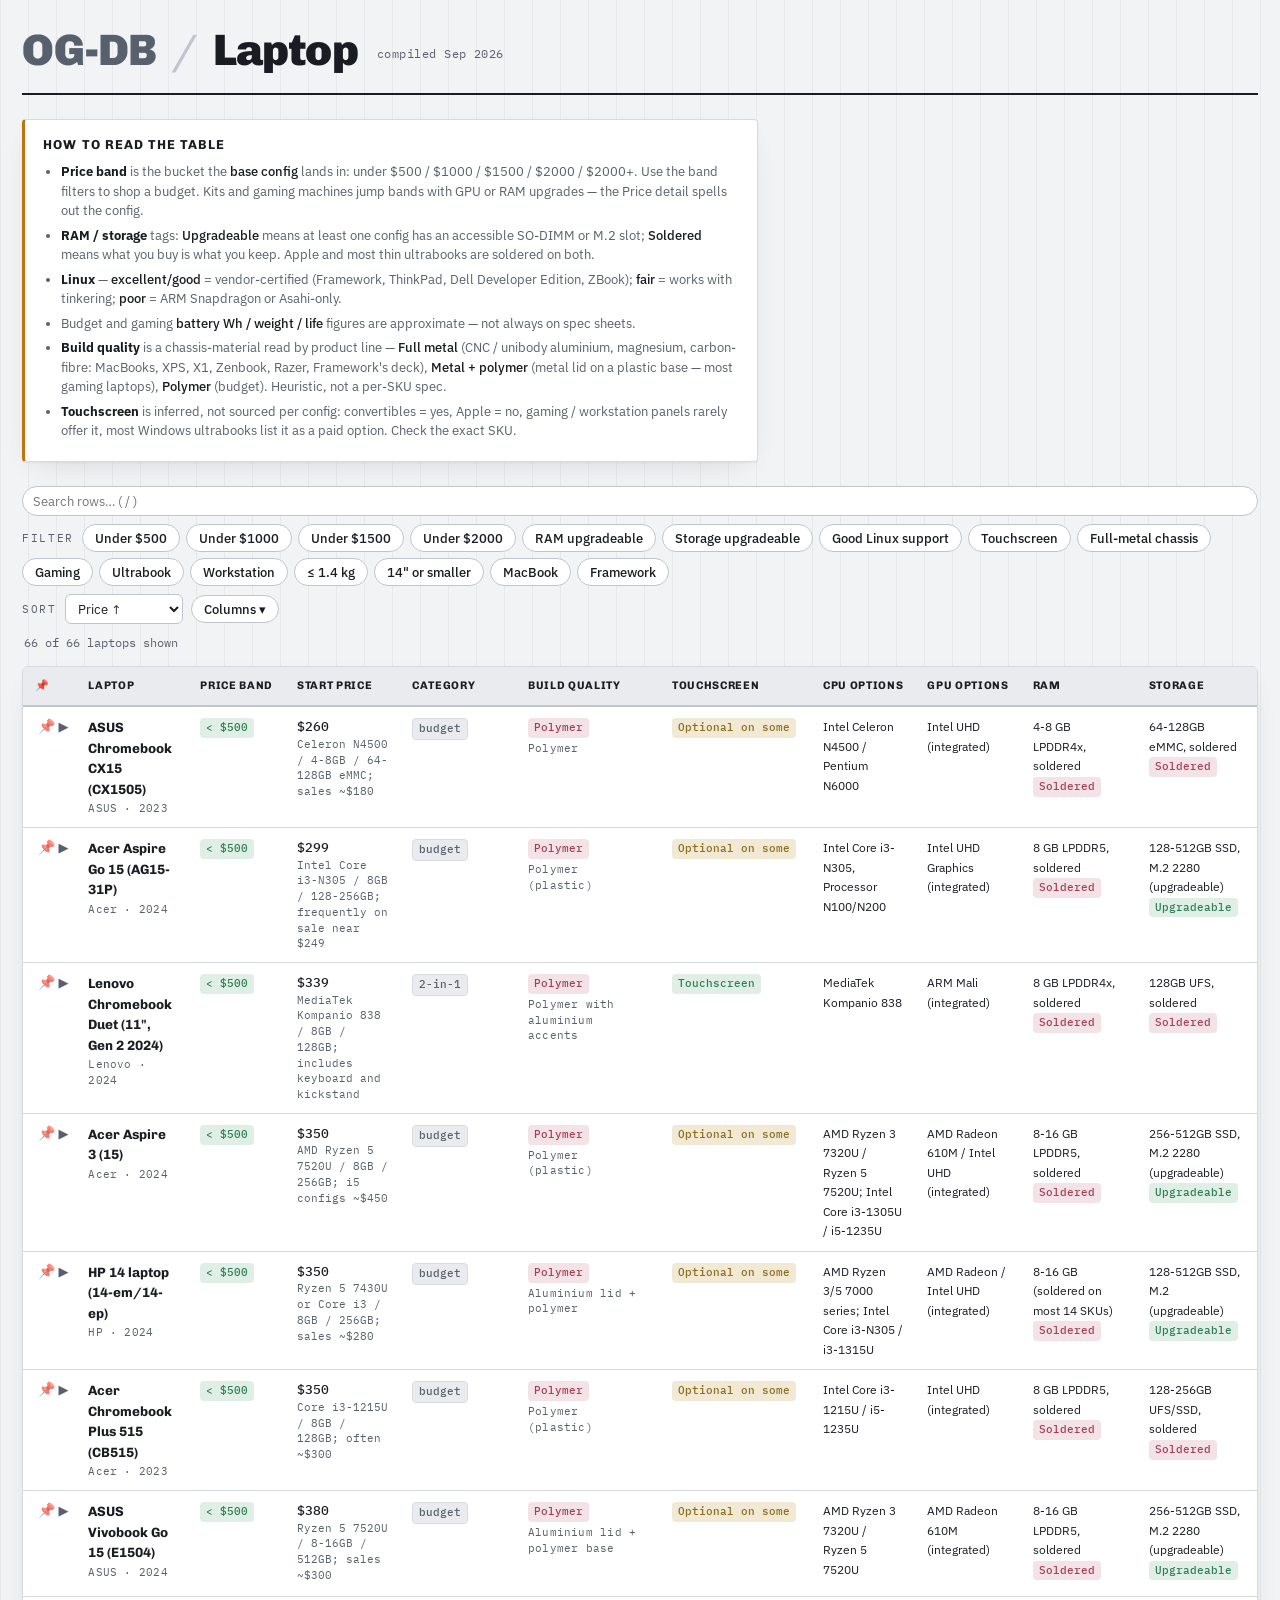
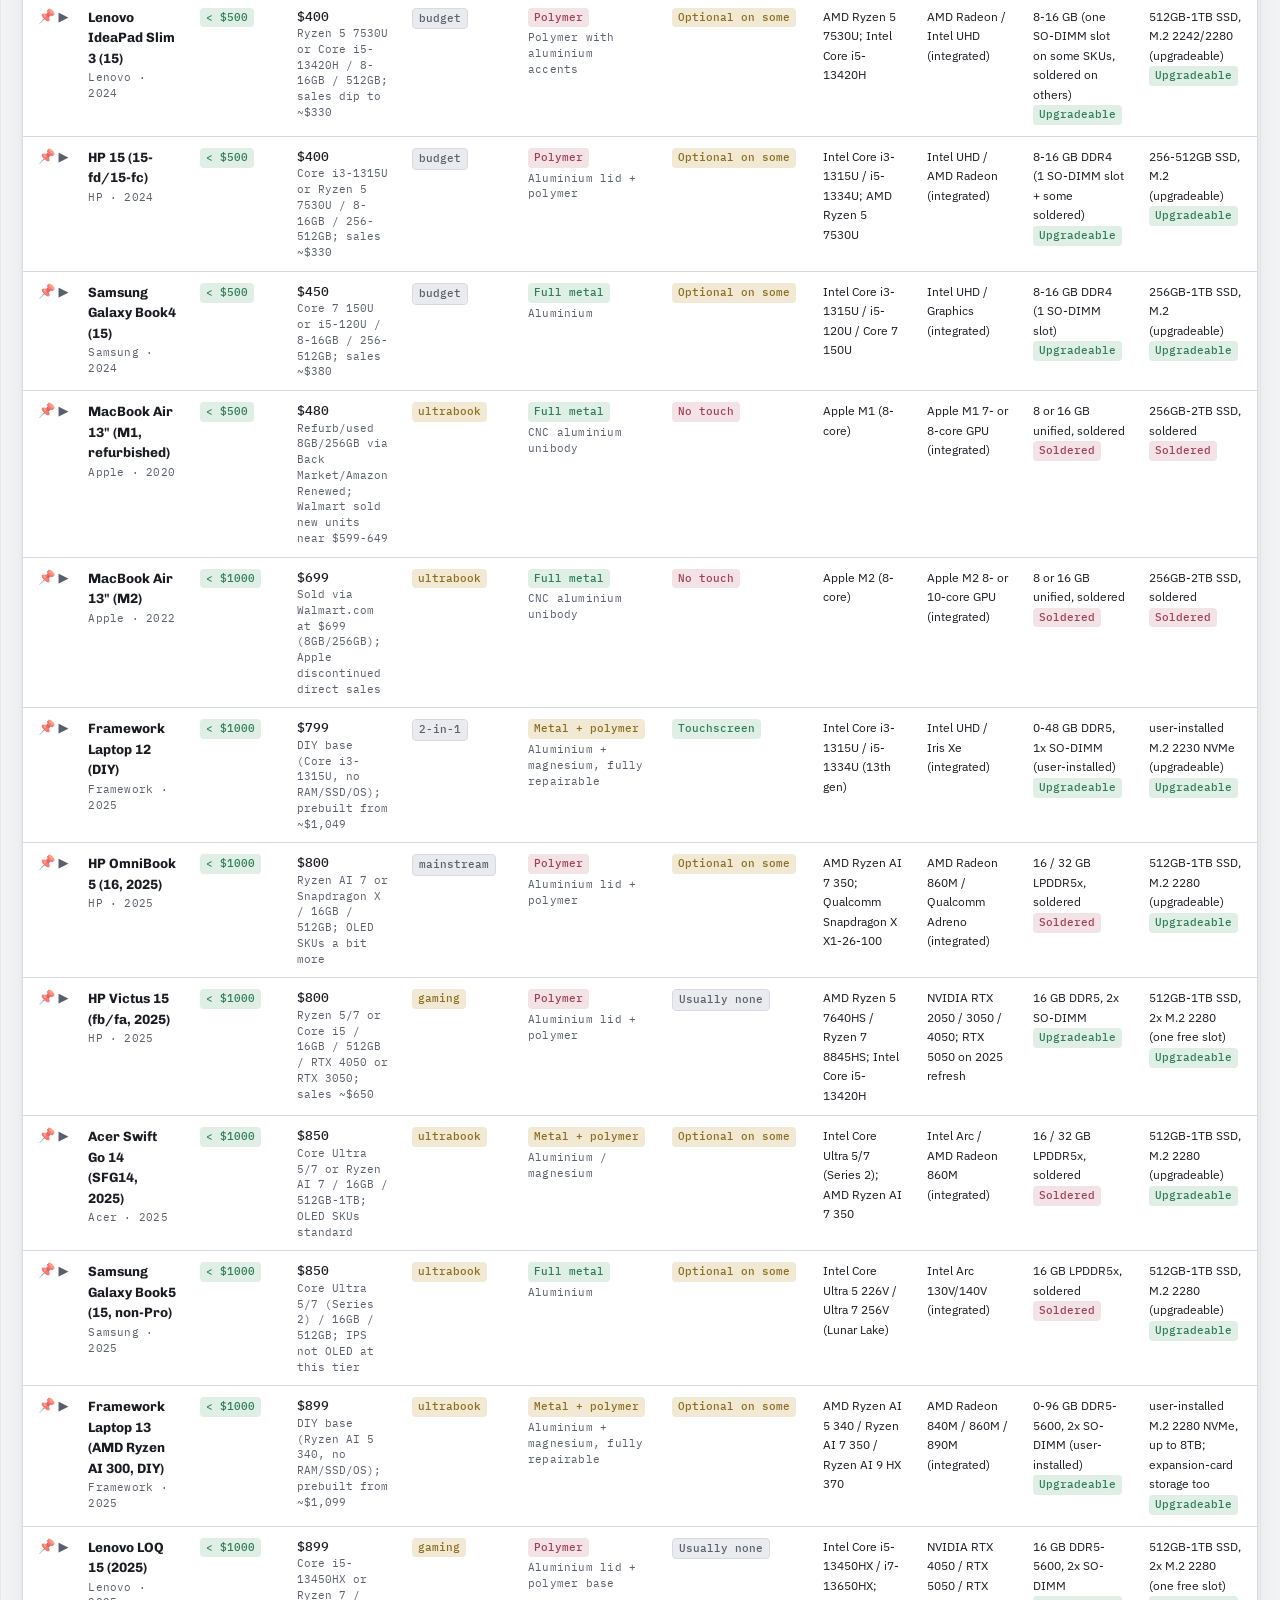
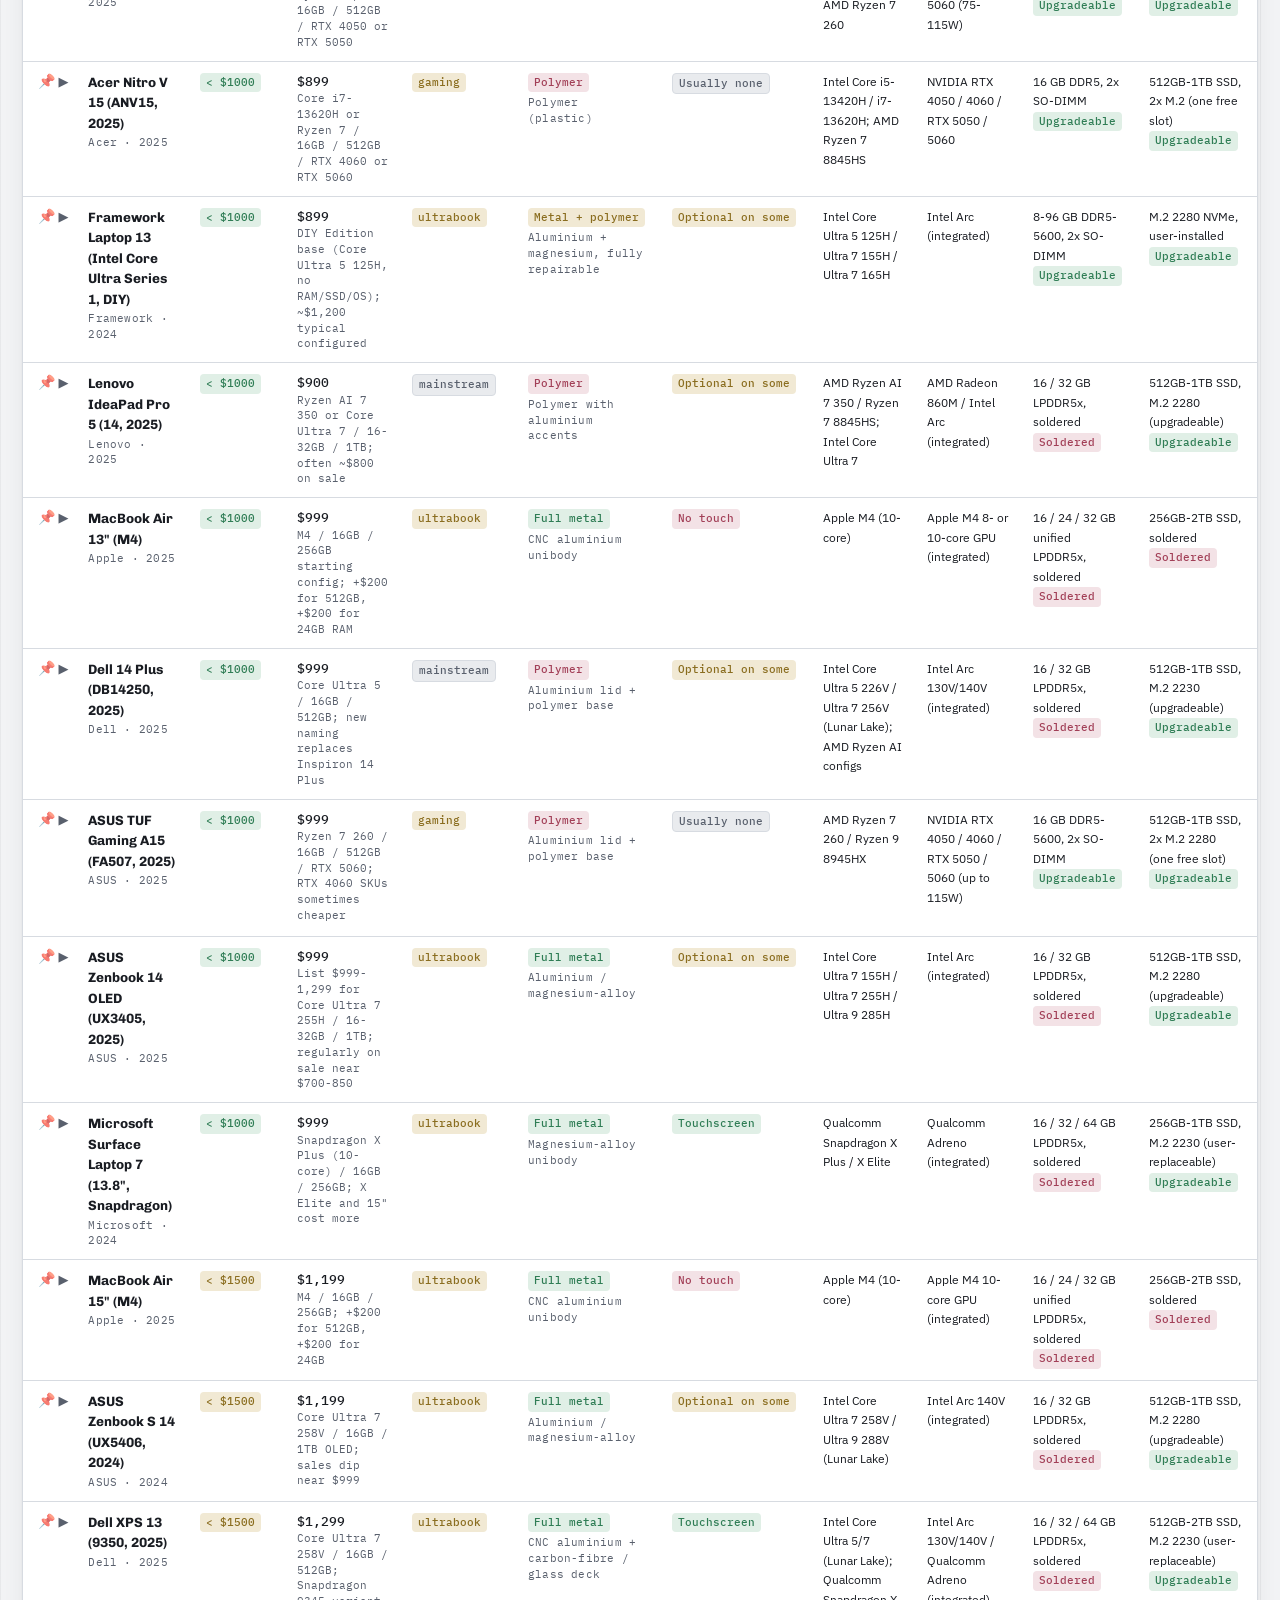
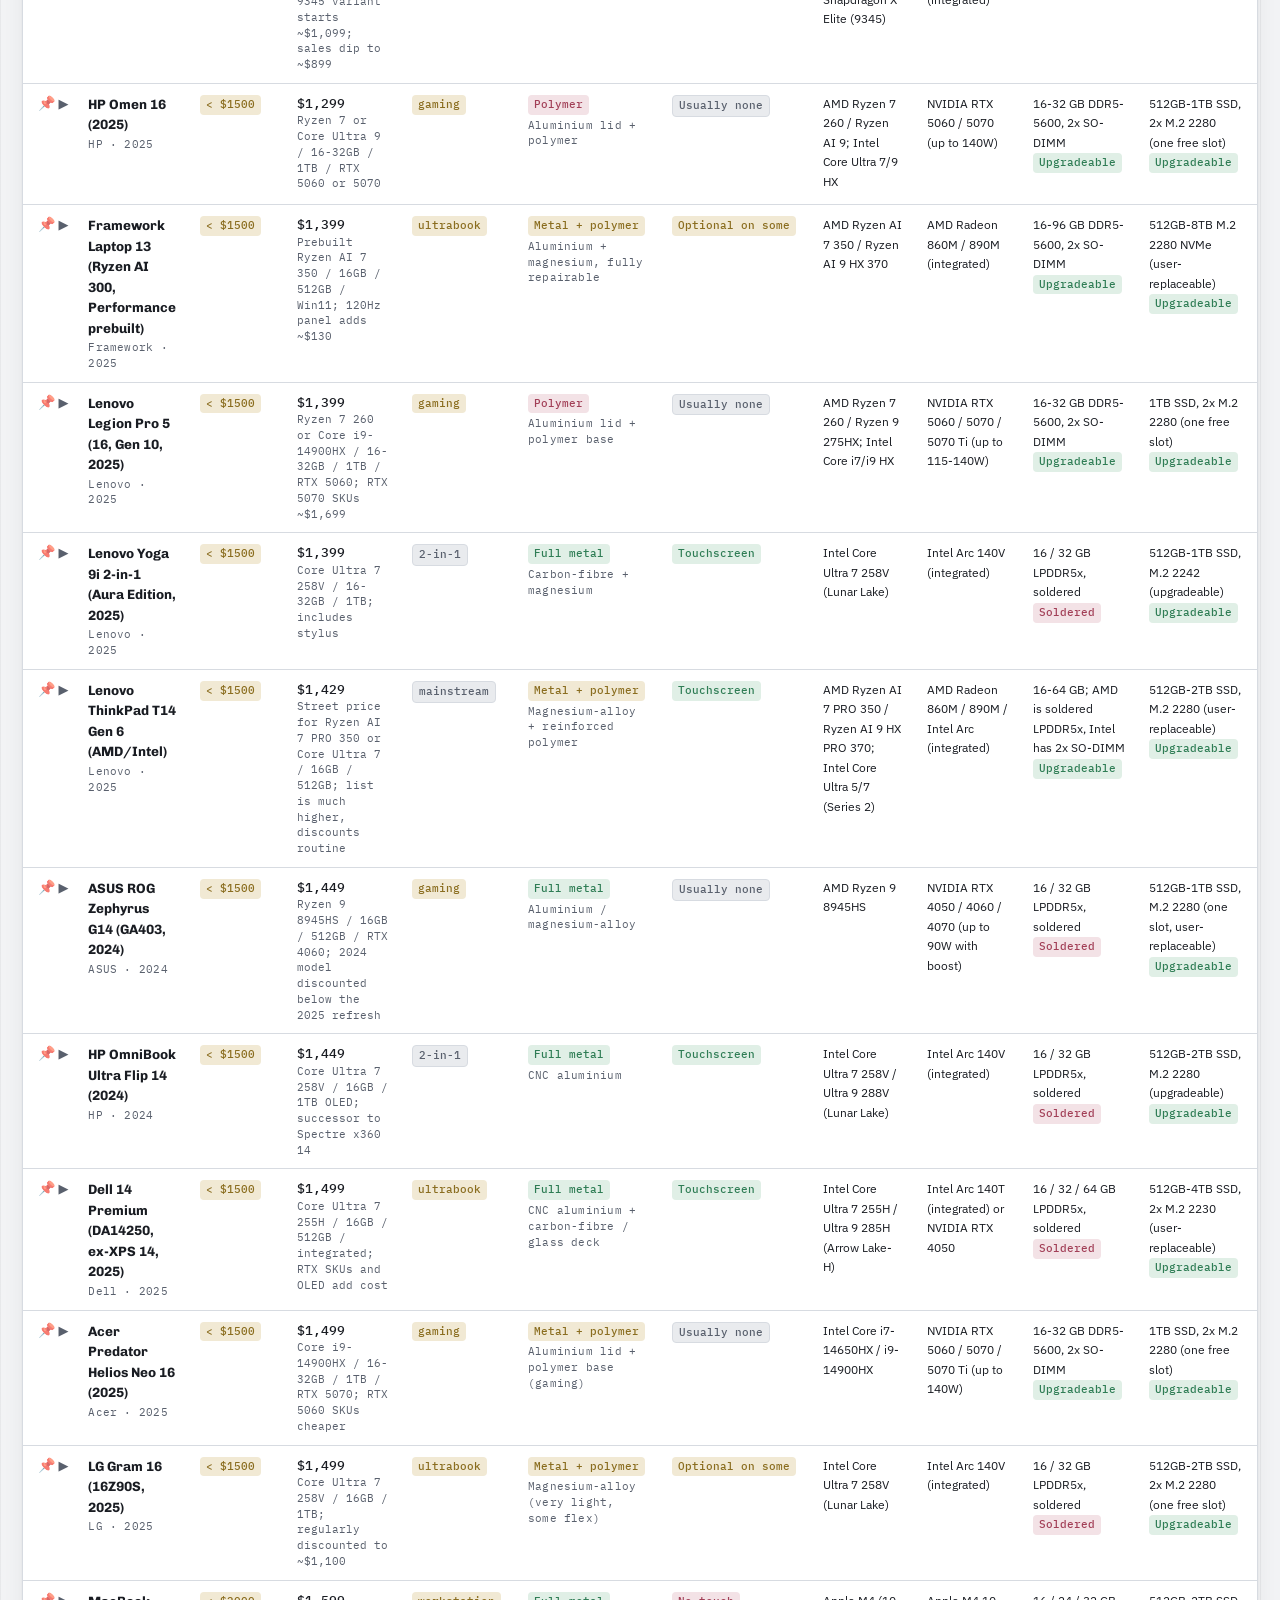
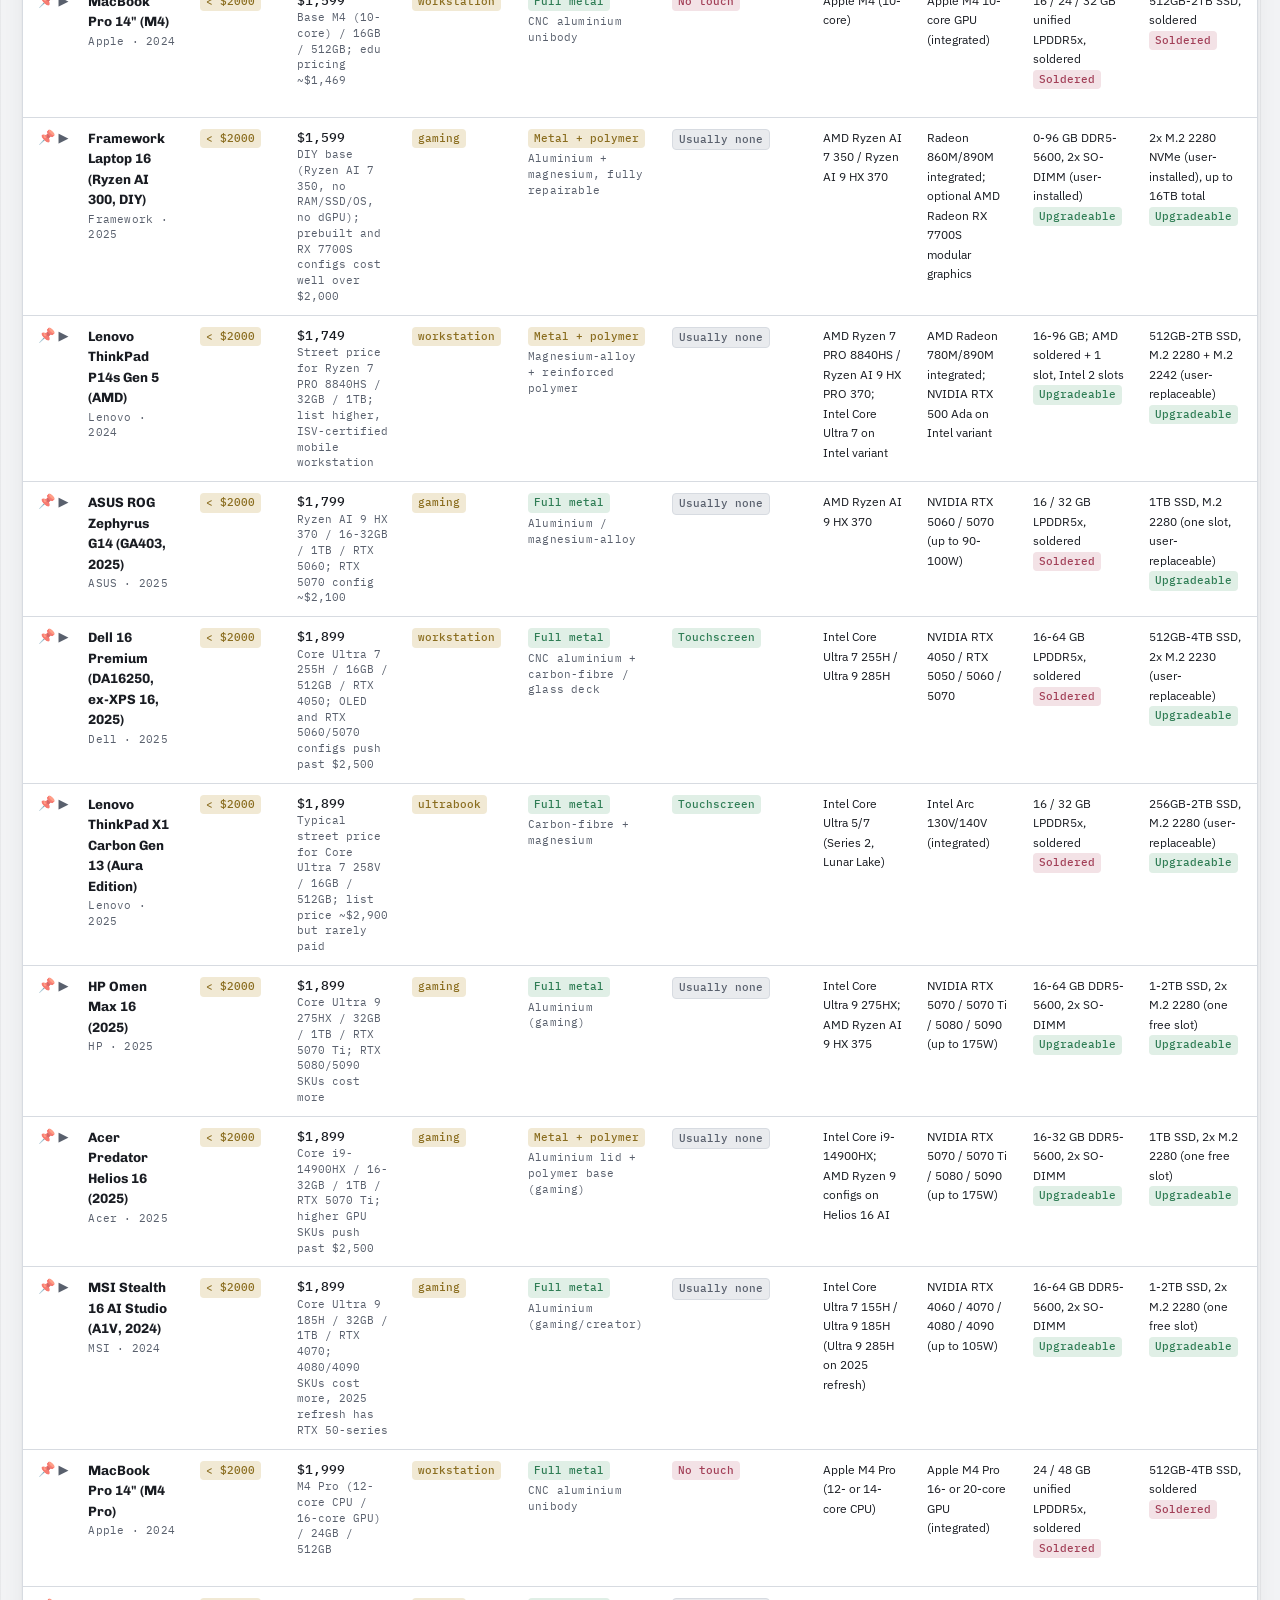
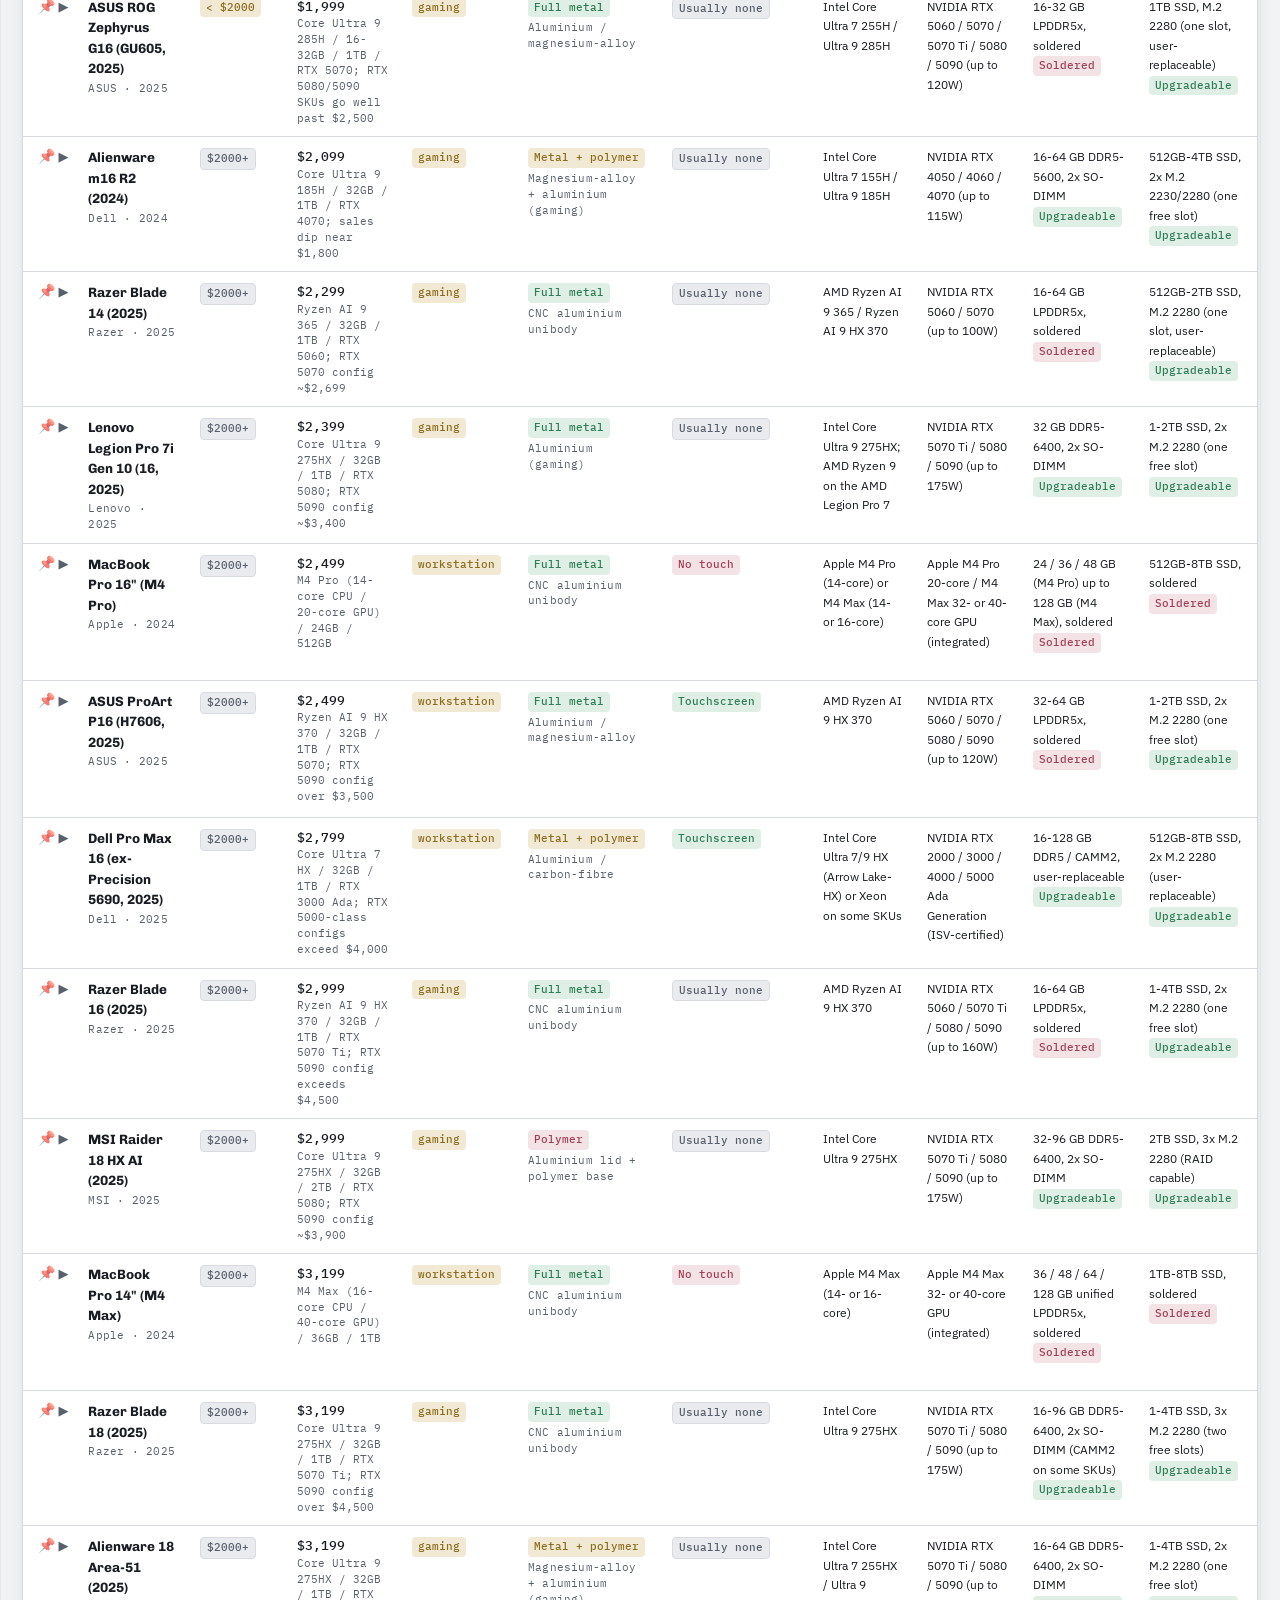
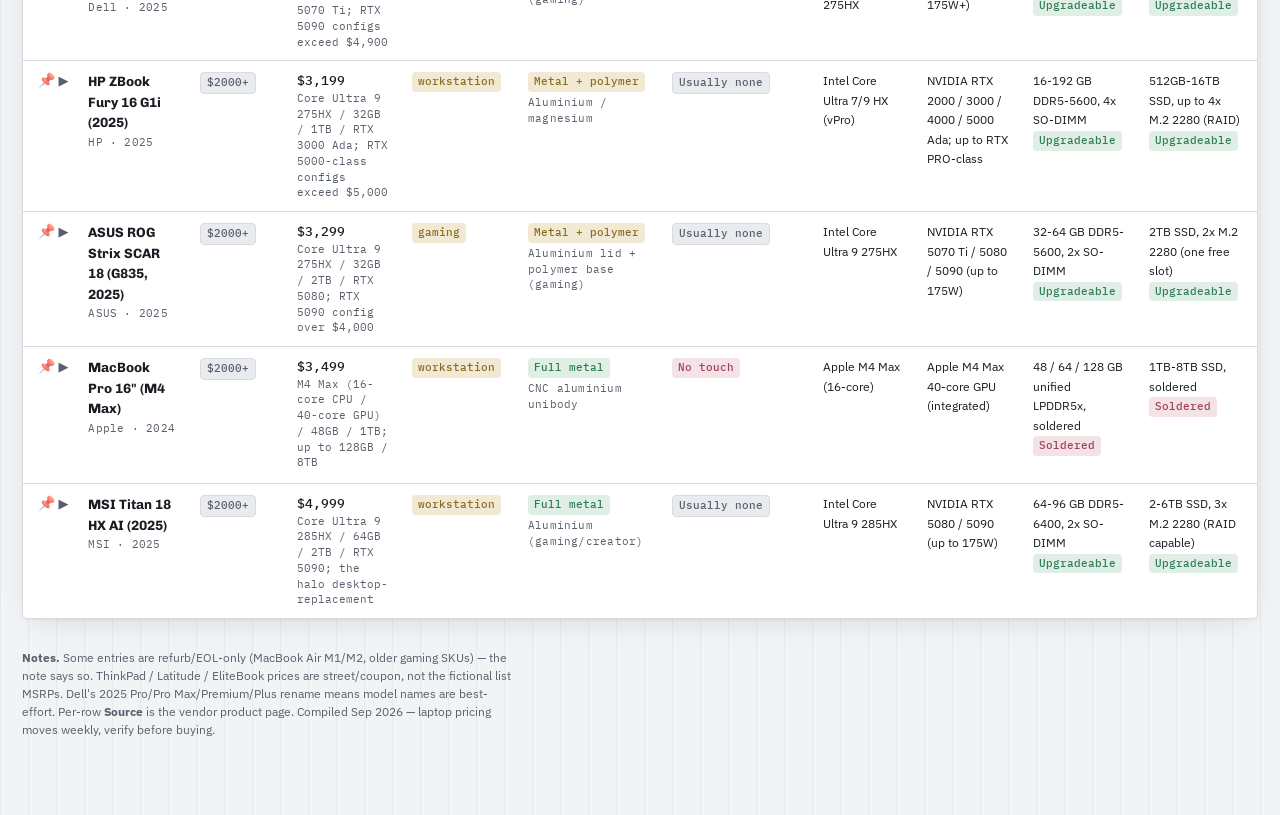
<file: laptops/index.html>
<!doctype html>
<html lang="en">
<head>
<meta charset="utf-8">
<meta name="viewport" content="width=device-width, initial-scale=1">
<title>Laptop</title>
<meta name="description" content="Laptops 2023-2026 across five price bands - CPU/GPU options, RAM & storage upgradeability, display, weight, battery, ports, Linux support, repairability, price.">
<link rel="preconnect" href="https://fonts.googleapis.com">
<link rel="preconnect" href="https://fonts.gstatic.com" crossorigin>
<link rel="stylesheet" href="https://fonts.googleapis.com/css2?family=Chivo:wght@400;700;900&family=IBM+Plex+Sans:wght@400;500;600&family=IBM+Plex+Mono:wght@400;500;600&display=swap">
<style>
body{margin:0;font:14px/1.5 system-ui,-apple-system,Segoe UI,Roboto,sans-serif}img{max-width:100%}[hidden]{display:none!important}
:root{
  --bg:#f2f3f5;--surface:#fff;--surface-2:#e9ebee;--ink:#191c22;--ink-soft:#59606d;
  --line:#d7dbe1;--line-strong:#bfc5cd;--accent:#c0740f;--accent-ink:#8a5300;--accent-wash:#f6ecdd;
  --yes:#2f7d55;--yes-bg:#e0efe6;--no:#a23f57;--no-bg:#f3e2e6;--partial:#8a6d1f;--partial-bg:#f1e9d4;
  --shadow:0 1px 2px rgba(20,22,27,.05),0 10px 30px -14px rgba(20,22,27,.16);
  --grid:rgba(25,28,34,.05);
}
@media (prefers-color-scheme:dark){:root:not([data-theme="light"]){
  --bg:#0e1014;--surface:#171a20;--surface-2:#1f232b;--ink:#e9ebef;--ink-soft:#98a0ae;
  --line:#2a2f38;--line-strong:#3a414d;--accent:#e8a33d;--accent-ink:#f0b968;--accent-wash:#2c2113;
  --yes:#6fc394;--yes-bg:#183328;--no:#e08aa0;--no-bg:#3a2029;--partial:#d9b968;--partial-bg:#332c15;
  --shadow:0 1px 2px rgba(0,0,0,.4),0 16px 40px -18px rgba(0,0,0,.6);--grid:rgba(255,255,255,.045);
}}
:root[data-theme="dark"]{
  --bg:#0e1014;--surface:#171a20;--surface-2:#1f232b;--ink:#e9ebef;--ink-soft:#98a0ae;
  --line:#2a2f38;--line-strong:#3a414d;--accent:#e8a33d;--accent-ink:#f0b968;--accent-wash:#2c2113;
  --yes:#6fc394;--yes-bg:#183328;--no:#e08aa0;--no-bg:#3a2029;--partial:#d9b968;--partial-bg:#332c15;
  --shadow:0 1px 2px rgba(0,0,0,.4),0 16px 40px -18px rgba(0,0,0,.6);--grid:rgba(255,255,255,.045);
}
*{box-sizing:border-box}
body{
  margin:0;color:var(--ink);
  background:linear-gradient(90deg,var(--grid) 1px,transparent 1px) 0 0/28px 100%,var(--bg);
  font-family:"IBM Plex Sans",system-ui,-apple-system,Segoe UI,Roboto,sans-serif;line-height:1.5;
}
.wrap{max-width:min(2600px,99vw);margin:0 auto;padding:clamp(16px,2.5vw,28px) clamp(8px,1.5vw,16px) 64px}

header.masthead{border-bottom:2px solid var(--ink);padding-bottom:20px;margin-bottom:24px}
h1{font-family:"Chivo",sans-serif;font-weight:900;font-size:clamp(26px,4.6vw,44px);
  line-height:1.02;margin:0;letter-spacing:-.02em;text-wrap:balance}
h1 .crumb{color:var(--ink-soft);text-decoration:none}
h1 .crumb:hover,h1 .crumb:focus-visible{color:var(--accent)}
h1 .sep{color:var(--line-strong);margin:0 .35em;font-weight:400}
.compiled{font-family:"IBM Plex Mono",monospace;font-size:12px;letter-spacing:.04em;
  color:var(--ink-soft);font-weight:400;white-space:nowrap;margin-left:12px;vertical-align:middle}

.primer{background:var(--surface);border:1px solid var(--line);border-left:3px solid var(--accent);
  border-radius:4px;padding:15px 18px;margin:20px 0 24px;box-shadow:var(--shadow);max-width:92ch}
.primer h2{font-family:"Chivo",sans-serif;font-weight:700;font-size:13px;margin:0 0 8px;
  text-transform:uppercase;letter-spacing:.08em}
.primer ul{margin:0;padding-left:18px;font-size:13px;color:var(--ink-soft)}
.primer li{margin:5px 0}
.primer strong{color:var(--ink)}
.primer em{color:var(--ink);font-style:normal;font-weight:500}

.controls{display:flex;flex-wrap:wrap;gap:8px;align-items:center;margin-bottom:8px}
.controls .grp{display:flex;flex-wrap:wrap;gap:6px;align-items:center}
.glabel{font-family:"IBM Plex Mono",monospace;font-size:11px;letter-spacing:.14em;
  text-transform:uppercase;color:var(--ink-soft);margin-right:2px}
button.chip{font-family:"IBM Plex Sans",sans-serif;font-size:12.5px;font-weight:500;color:var(--ink);
  background:var(--surface);border:1px solid var(--line-strong);border-radius:999px;padding:5px 12px;cursor:pointer;transition:.12s}
button.chip:hover{border-color:var(--accent)}
button.chip[aria-pressed="true"]{background:var(--accent);border-color:var(--accent);color:#1a1d23}
button.chip:focus-visible,select:focus-visible,tr.row:focus-visible{outline:2px solid var(--accent);outline-offset:2px}
select{font-family:"IBM Plex Sans",sans-serif;font-size:12.5px;padding:5px 8px;background:var(--surface);
  color:var(--ink);border:1px solid var(--line-strong);border-radius:6px}
.count{font-family:"IBM Plex Mono",monospace;font-size:12px;color:var(--ink-soft);margin:10px 2px 14px}

.colwrap{position:relative}
.colpanel{position:absolute;top:calc(100% + 6px);right:0;z-index:20;background:var(--surface);
  border:1px solid var(--line-strong);border-radius:8px;box-shadow:var(--shadow);padding:12px 14px;
  width:260px;max-height:70vh;overflow:auto;display:flex;flex-direction:column;gap:7px}
.colpanel .colhead{margin:0 0 2px;font-family:"IBM Plex Mono",monospace;font-size:10.5px;
  letter-spacing:.14em;text-transform:uppercase;color:var(--ink-soft)}
.colpanel label{display:flex;align-items:center;gap:8px;font-size:12.5px;cursor:pointer}
.colpanel input{accent-color:var(--accent)}
.colactions{display:flex;gap:8px;margin-top:6px;border-top:1px solid var(--line);padding-top:9px}
.colactions button{font-family:"IBM Plex Sans",sans-serif;font-size:11.5px;font-weight:500;cursor:pointer;
  background:var(--surface-2);color:var(--ink);border:1px solid var(--line-strong);border-radius:6px;padding:4px 10px}
.colactions button:hover{border-color:var(--accent)}

.tablewrap{overflow-x:auto;border:1px solid var(--line);border-radius:6px;box-shadow:var(--shadow)}
table{border-collapse:collapse;width:100%;background:var(--surface)}
thead th{position:sticky;top:0;z-index:2;background:var(--surface-2);font-family:"Chivo",sans-serif;
  font-weight:700;font-size:11px;letter-spacing:.06em;text-transform:uppercase;text-align:left;
  padding:11px 12px;color:var(--ink);border-bottom:2px solid var(--line-strong);white-space:nowrap}
thead th.sortable{cursor:pointer;user-select:none}
thead th.sortable:hover{color:var(--accent)}
thead th.sortable:focus-visible{outline:2px solid var(--accent);outline-offset:-2px}
thead th[aria-sort="ascending"],thead th[aria-sort="descending"]{color:var(--accent);background:var(--accent-wash)}
thead th .arrow{color:var(--accent);font-size:10px}
tbody tr.row{border-top:1px solid var(--line);cursor:pointer}
tbody tr.row:hover{background:var(--surface-2)}
td{padding:10px 12px;font-size:13px;vertical-align:top}
.name{font-family:"Chivo",sans-serif;font-weight:700;font-size:13.5px}
.sub{display:block;font-family:"IBM Plex Mono",monospace;font-size:10.5px;color:var(--ink-soft);
  font-weight:400;margin-top:2px;letter-spacing:.02em}
.price{font-family:"IBM Plex Mono",monospace;font-variant-numeric:tabular-nums;font-weight:500;white-space:nowrap}
.price small{display:block;color:var(--ink-soft);font-weight:400;font-size:10.5px;white-space:normal;max-width:22ch}
.tag{display:inline-block;font-family:"IBM Plex Mono",monospace;font-size:10.5px;font-weight:500;
  padding:2px 6px;border-radius:4px;margin:1px 3px 1px 0;white-space:nowrap}
.t-yes{background:var(--yes-bg);color:var(--yes)}
.t-no{background:var(--no-bg);color:var(--no)}
.t-part{background:var(--partial-bg);color:var(--partial)}
.t-neutral{background:var(--surface-2);color:var(--ink-soft);border:1px solid var(--line)}
a.srclink{font-family:"IBM Plex Mono",monospace;font-size:11.5px;color:var(--accent);text-decoration:none;white-space:nowrap}
a.srclink:hover,a.srclink:focus-visible{text-decoration:underline}

.expand{background:var(--bg)}
.expand td{padding:0}
.expand .inner{padding:16px 18px 20px;display:grid;grid-template-columns:repeat(auto-fit,minmax(230px,1fr));gap:14px 26px}
.expand h4{font-family:"IBM Plex Mono",monospace;font-size:10.5px;letter-spacing:.14em;text-transform:uppercase;color:var(--accent);margin:0 0 4px}
.expand p{margin:0;font-size:12.5px;color:var(--ink-soft)}
.expand p strong{color:var(--ink);font-weight:600}
dl.kv{margin:0;display:grid;grid-template-columns:max-content 1fr;gap:6px 16px;font-size:12.5px;color:var(--ink-soft);max-width:120ch}
dl.kv dt{font-family:"IBM Plex Mono",monospace;font-size:10.5px;letter-spacing:.1em;text-transform:uppercase;color:var(--ink);padding-top:1px}
dl.kv dd{margin:0}
.chev{display:inline-block;width:14px;color:var(--ink-soft);transition:transform .15s}
tr.row[aria-expanded="true"] .chev{transform:rotate(90deg);color:var(--accent)}
td.lead{white-space:nowrap;padding-right:4px}
.pin{border:0;background:none;cursor:pointer;font-size:14px;line-height:1;padding:2px 3px;
  opacity:.7;filter:none;transition:opacity .12s,transform .12s}
tr.row:hover .pin,.pin:focus-visible{opacity:1;transform:scale(1.15)}
.pin.on{filter:none}
.pin:focus-visible{outline:2px solid var(--accent);outline-offset:1px}
tr.row.pinned{background:var(--accent-wash)}
tr.row.pinned td:first-child{box-shadow:inset 3px 0 0 var(--accent)}
tr.row.pinned:hover{background:var(--accent-wash)}
.pincount{color:var(--accent-ink);font-weight:600}
.clearpins{border:0;background:none;color:var(--accent);font:inherit;font-size:11px;cursor:pointer;text-decoration:underline;padding:0 2px}

footer{margin-top:30px;font-size:12px;color:var(--ink-soft);max-width:70ch}
footer a{color:var(--accent)}
@media (prefers-reduced-motion:reduce){*{transition:none!important}}

.searchwrap{flex:1 1 220px;min-width:180px}
.rowsearch{width:100%;font-family:"IBM Plex Sans",sans-serif;font-size:12.5px;padding:6px 10px;background:var(--surface);color:var(--ink);border:1px solid var(--line-strong);border-radius:999px;outline:0}
.rowsearch:focus{border-color:var(--accent);box-shadow:0 0 0 3px var(--accent-wash)}
.rowsearch::-webkit-search-cancel-button{-webkit-appearance:none}

</style>
</head>
<body>
<div class="wrap">
  <header class="masthead">
    <h1><a class="crumb" href="../">OG-DB</a><span class="sep">/</span>Laptop <span class="compiled">compiled Sep 2026</span></h1>
  </header>
  <div class="primer"><h2>How to read the table</h2><ul><li><strong>Price band</strong> is the bucket the <em>base config</em> lands in: under $500 / $1000 / $1500 / $2000 / $2000+. Use the band filters to shop a budget. Kits and gaming machines jump bands with GPU or RAM upgrades &mdash; the Price detail spells out the config.</li><li><strong>RAM / storage</strong> tags: <em>Upgradeable</em> means at least one config has an accessible SO-DIMM or M.2 slot; <em>Soldered</em> means what you buy is what you keep. Apple and most thin ultrabooks are soldered on both.</li><li><strong>Linux</strong> &mdash; <em>excellent/good</em> = vendor-certified (Framework, ThinkPad, Dell Developer Edition, ZBook); <em>fair</em> = works with tinkering; <em>poor</em> = ARM Snapdragon or Asahi-only.</li><li>Budget and gaming <em>battery Wh / weight / life</em> figures are approximate &mdash; not always on spec sheets.</li><li><strong>Build quality</strong> is a chassis-material read by product line &mdash; <em>Full metal</em> (CNC / unibody aluminium, magnesium, carbon-fibre: MacBooks, XPS, X1, Zenbook, Razer, Framework's deck), <em>Metal + polymer</em> (metal lid on a plastic base &mdash; most gaming laptops), <em>Polymer</em> (budget). Heuristic, not a per-SKU spec.</li><li><strong>Touchscreen</strong> is inferred, not sourced per config: convertibles = yes, Apple = no, gaming / workstation panels rarely offer it, most Windows ultrabooks list it as a paid option. Check the exact SKU.</li></ul></div>
  <div class="controls">
    <div class="grp searchwrap"><input id="rowq" class="rowsearch" type="search" placeholder="Search rows… ( / )" autocomplete="off" aria-label="Search rows"></div>
    <div class="grp"><span class="glabel">Filter</span><span id="filters" style="display:contents"></span></div>
    <div class="grp"><span class="glabel">Sort</span><select id="sort"></select></div>
    <div class="grp colwrap">
      <button class="chip" id="colbtn" aria-expanded="false" aria-controls="colpanel">Columns ▾</button>
      <div class="colpanel" id="colpanel" hidden>
        <p class="colhead">Show columns</p>
        <div class="colactions"><button type="button" data-all="1">All</button><button type="button" data-all="0">Minimal</button></div>
      </div>
    </div>
  </div>
  <div class="count" id="count"></div>
  <div class="tablewrap"><table id="tbl"><thead><tr></tr></thead><tbody id="tbody"></tbody></table></div>
  <footer><p><strong>Notes.</strong> Some entries are refurb/EOL-only (MacBook Air M1/M2, older gaming SKUs) &mdash; the note says so. ThinkPad / Latitude / EliteBook prices are street/coupon, not the fictional list MSRPs. Dell's 2025 Pro/Pro Max/Premium/Plus rename means model names are best-effort. Per-row <strong>Source</strong> is the vendor product page. Compiled Sep 2026 &mdash; laptop pricing moves weekly, verify before buying.</p></footer>
</div>
<script>
const DATA=[{"name":"Acer Aspire Go 15 (AG15-31P)","brand":"Acer","releaseYear":2024,"priceUSDStart":299,"priceNote":"Intel Core i3-N305 / 8GB / 128-256GB; frequently on sale near $249","priceBucket":"under $500","category":"budget","cpuOptions":"Intel Core i3-N305, Processor N100/N200","gpuOptions":"Intel UHD Graphics (integrated)","ram":"8 GB LPDDR5, soldered","ramUpgradeable":false,"storage":"128-512GB SSD, M.2 2280 (upgradeable)","storageUpgradeable":true,"display":"15.6\" 1920x1080 IPS 60Hz, ~250 nits","displayOptions":"single option","sizeInches":15.6,"weightKg":1.75,"batteryWh":50,"batteryLife":"~8h light use","ports":"1x USB-C, 2x USB-A, HDMI 2.1, 3.5mm","chargeW":45,"os":"Windows 11","linuxSupport":"fair","repairability":"fair (SSD and battery accessible, RAM soldered)","webcam":"720p HD","notes":"One of the cheapest usable Windows 11 laptops; fine for web, docs and video.","source":{"url":"https://www.acer.com/us-en/laptops/aspire/aspire-go-15","label":"Acer"}},{"name":"Acer Aspire 3 (15)","brand":"Acer","releaseYear":2024,"priceUSDStart":350,"priceNote":"AMD Ryzen 5 7520U / 8GB / 256GB; i5 configs ~$450","priceBucket":"under $500","category":"budget","cpuOptions":"AMD Ryzen 3 7320U / Ryzen 5 7520U; Intel Core i3-1305U / i5-1235U","gpuOptions":"AMD Radeon 610M / Intel UHD (integrated)","ram":"8-16 GB LPDDR5, soldered","ramUpgradeable":false,"storage":"256-512GB SSD, M.2 2280 (upgradeable)","storageUpgradeable":true,"display":"15.6\" 1920x1080 IPS 60Hz, ~250 nits","displayOptions":"single option","sizeInches":15.6,"weightKg":1.78,"batteryWh":50,"batteryLife":"~8h light use","ports":"1x USB-C, 2x USB-A, HDMI, 3.5mm","chargeW":45,"os":"Windows 11","linuxSupport":"fair","repairability":"fair (SSD/battery accessible, RAM soldered)","webcam":"720p HD","notes":"Reliable low-cost 15-inch workhorse; pick a Ryzen 5 / 16GB config if you can find one under $500.","source":{"url":"https://www.acer.com/us-en/laptops/aspire/aspire-3","label":"Acer"}},{"name":"Lenovo IdeaPad Slim 3 (15)","brand":"Lenovo","releaseYear":2024,"priceUSDStart":400,"priceNote":"Ryzen 5 7530U or Core i5-13420H / 8-16GB / 512GB; sales dip to ~$330","priceBucket":"under $500","category":"budget","cpuOptions":"AMD Ryzen 5 7530U; Intel Core i5-13420H","gpuOptions":"AMD Radeon / Intel UHD (integrated)","ram":"8-16 GB (one SO-DIMM slot on some SKUs, soldered on others)","ramUpgradeable":true,"storage":"512GB-1TB SSD, M.2 2242/2280 (upgradeable)","storageUpgradeable":true,"display":"15.6\" 1920x1080 IPS 60Hz, 300 nits","displayOptions":"single option","sizeInches":15.6,"weightKg":1.62,"batteryWh":47,"batteryLife":"~8h mixed use","ports":"1x USB-C, 2x USB-A, HDMI, 3.5mm, SD","chargeW":65,"os":"Windows 11","linuxSupport":"fair","repairability":"fair (bottom-cover access to SSD, some models 1 RAM slot)","webcam":"1080p FHD with privacy shutter","notes":"Solid budget pick with a privacy shutter and, on some SKUs, an upgradeable RAM slot.","source":{"url":"https://www.lenovo.com/us/en/p/laptops/ideapad/ideapad-slim-series/lenovo-ideapad-slim-3-gen-8-15-amd/83er","label":"Lenovo"}},{"name":"HP 15 (15-fd/15-fc)","brand":"HP","releaseYear":2024,"priceUSDStart":400,"priceNote":"Core i3-1315U or Ryzen 5 7530U / 8-16GB / 256-512GB; sales ~$330","priceBucket":"under $500","category":"budget","cpuOptions":"Intel Core i3-1315U / i5-1334U; AMD Ryzen 5 7530U","gpuOptions":"Intel UHD / AMD Radeon (integrated)","ram":"8-16 GB DDR4 (1 SO-DIMM slot + some soldered)","ramUpgradeable":true,"storage":"256-512GB SSD, M.2 (upgradeable)","storageUpgradeable":true,"display":"15.6\" 1920x1080 IPS or TN 60Hz, ~250 nits","displayOptions":"IPS vs TN varies by SKU","sizeInches":15.6,"weightKg":1.59,"batteryWh":41,"batteryLife":"~9h light use","ports":"1x USB-C, 2x USB-A, HDMI, 3.5mm, SD","chargeW":45,"os":"Windows 11","linuxSupport":"fair","repairability":"fair (one accessible RAM slot, SSD accessible)","webcam":"720p HD with shutter (1080p on newer SKUs)","notes":"Ubiquitous big-box budget 15; check the spec sheet to avoid the TN-panel configs.","source":{"url":"https://www.hp.com/us-en/shop/cat/laptops/15-inch-laptops","label":"HP"}},{"name":"HP 14 laptop (14-em/14-ep)","brand":"HP","releaseYear":2024,"priceUSDStart":350,"priceNote":"Ryzen 5 7430U or Core i3 / 8GB / 256GB; sales ~$280","priceBucket":"under $500","category":"budget","cpuOptions":"AMD Ryzen 3/5 7000 series; Intel Core i3-N305 / i3-1315U","gpuOptions":"AMD Radeon / Intel UHD (integrated)","ram":"8-16 GB (soldered on most 14 SKUs)","ramUpgradeable":false,"storage":"128-512GB SSD, M.2 (upgradeable)","storageUpgradeable":true,"display":"14\" 1920x1080 IPS or 1366x768 60Hz","displayOptions":"resolution varies by SKU","sizeInches":14,"weightKg":1.46,"batteryWh":41,"batteryLife":"~9h light use","ports":"1x USB-C, 2x USB-A, HDMI, 3.5mm","chargeW":45,"os":"Windows 11","linuxSupport":"fair","repairability":"fair (SSD accessible, RAM usually soldered)","webcam":"720p HD","notes":"Compact budget option; avoid the 4GB/1366x768 loss-leader SKUs.","source":{"url":"https://www.hp.com/us-en/shop/cat/laptops/14-inch-laptops","label":"HP"}},{"name":"ASUS Vivobook Go 15 (E1504)","brand":"ASUS","releaseYear":2024,"priceUSDStart":380,"priceNote":"Ryzen 5 7520U / 8-16GB / 512GB; sales ~$300","priceBucket":"under $500","category":"budget","cpuOptions":"AMD Ryzen 3 7320U / Ryzen 5 7520U","gpuOptions":"AMD Radeon 610M (integrated)","ram":"8-16 GB LPDDR5, soldered","ramUpgradeable":false,"storage":"256-512GB SSD, M.2 2280 (upgradeable)","storageUpgradeable":true,"display":"15.6\" 1920x1080 IPS 60Hz, ~250 nits","displayOptions":"single option","sizeInches":15.6,"weightKg":1.63,"batteryWh":42,"batteryLife":"~7h light use","ports":"1x USB-C, 2x USB-A, 1x USB 2.0, HDMI, 3.5mm","chargeW":45,"os":"Windows 11","linuxSupport":"fair","repairability":"fair (SSD accessible, RAM soldered)","webcam":"720p HD with privacy shutter","notes":"Lightweight budget 15 with a privacy shutter; battery is small so expect to charge daily.","source":{"url":"https://www.asus.com/us/laptops/for-home/vivobook/asus-vivobook-go-15-e1504/","label":"ASUS"}},{"name":"Acer Chromebook Plus 515 (CB515)","brand":"Acer","releaseYear":2023,"priceUSDStart":350,"priceNote":"Core i3-1215U / 8GB / 128GB; often ~$300","priceBucket":"under $500","category":"budget","cpuOptions":"Intel Core i3-1215U / i5-1235U","gpuOptions":"Intel UHD (integrated)","ram":"8 GB LPDDR5, soldered","ramUpgradeable":false,"storage":"128-256GB UFS/SSD, soldered","storageUpgradeable":false,"display":"15.6\" 1920x1080 IPS 60Hz, 250 nits","displayOptions":"single option","sizeInches":15.6,"weightKg":1.7,"batteryWh":57,"batteryLife":"~10h","ports":"2x USB-C, 2x USB-A, 3.5mm","chargeW":45,"os":"ChromeOS","linuxSupport":"good","repairability":"fair","webcam":"1080p FHD","notes":"Chromebook Plus spec floor plus AI features and long update support through ~2033; great for a browser-first user.","source":{"url":"https://www.acer.com/us-en/chromebooks/acer-chromebook-plus-515-cb515-2h-cb515-2ht","label":"Acer"}},{"name":"Lenovo Chromebook Duet (11\", Gen 2 2024)","brand":"Lenovo","releaseYear":2024,"priceUSDStart":339,"priceNote":"MediaTek Kompanio 838 / 8GB / 128GB; includes keyboard and kickstand","priceBucket":"under $500","category":"2-in-1","cpuOptions":"MediaTek Kompanio 838","gpuOptions":"ARM Mali (integrated)","ram":"8 GB LPDDR4x, soldered","ramUpgradeable":false,"storage":"128GB UFS, soldered","storageUpgradeable":false,"display":"11\" 2000x1200 IPS 60Hz, 400 nits, touch","displayOptions":"single option","sizeInches":11,"weightKg":0.52,"batteryWh":29,"batteryLife":"~12h","ports":"1x USB-C, 3.5mm","chargeW":30,"os":"ChromeOS","linuxSupport":"fair","repairability":"poor (tablet construction)","webcam":"5MP front, 8MP rear","notes":"Detachable tablet/Chromebook with keyboard included; best as a couch and travel device, not a workhorse.","source":{"url":"https://www.lenovo.com/us/en/p/laptops/lenovo/lenovo-edu-chromebooks/lenovo-chromebook-duet-gen-2/len101c0009","label":"Lenovo"}},{"name":"Samsung Galaxy Book4 (15)","brand":"Samsung","releaseYear":2024,"priceUSDStart":450,"priceNote":"Core 7 150U or i5-120U / 8-16GB / 256-512GB; sales ~$380","priceBucket":"under $500","category":"budget","cpuOptions":"Intel Core i3-1315U / i5-120U / Core 7 150U","gpuOptions":"Intel UHD / Graphics (integrated)","ram":"8-16 GB DDR4 (1 SO-DIMM slot)","ramUpgradeable":true,"storage":"256GB-1TB SSD, M.2 (upgradeable)","storageUpgradeable":true,"display":"15.6\" 1920x1080 IPS 60Hz, ~300 nits","displayOptions":"single option","sizeInches":15.6,"weightKg":1.55,"batteryWh":54,"batteryLife":"~9h mixed use","ports":"1x USB-C, 1x USB-A, HDMI, 3.5mm, microSD","chargeW":65,"os":"Windows 11","linuxSupport":"fair","repairability":"fair (one RAM slot, SSD accessible)","webcam":"1080p FHD","notes":"Thin-for-a-budget 15 with a RAM slot; deep tie-in benefits if you already use a Galaxy phone.","source":{"url":"https://www.samsung.com/us/computing/galaxy-books/galaxy-book4/","label":"Samsung"}},{"name":"MacBook Air 13\" (M1, refurbished)","brand":"Apple","releaseYear":2020,"priceUSDStart":480,"priceNote":"Refurb/used 8GB/256GB via Back Market/Amazon Renewed; Walmart sold new units near $599-649","priceBucket":"under $500","category":"ultrabook","cpuOptions":"Apple M1 (8-core)","gpuOptions":"Apple M1 7- or 8-core GPU (integrated)","ram":"8 or 16 GB unified, soldered","ramUpgradeable":false,"storage":"256GB-2TB SSD, soldered","storageUpgradeable":false,"display":"13.3\" 2560x1600 IPS 60Hz, 400 nits","displayOptions":"single option","sizeInches":13.3,"weightKg":1.29,"batteryWh":49.9,"batteryLife":"~13h real-world mixed use","ports":"2x Thunderbolt / USB 4, MagSafe not present (USB-C charging), 3.5mm","chargeW":30,"os":"macOS","linuxSupport":"poor (Asahi community, partial)","repairability":"poor (iFixit 3/10, soldered RAM/SSD)","webcam":"720p, no IR (Touch ID)","notes":"Still the value benchmark for used ultrabooks: fanless, quiet, excellent battery, supported by macOS for years yet.","source":{"url":"https://www.apple.com/shop/refurbished/mac/macbook-air","label":"Apple Refurbished"}},{"name":"ASUS Chromebook CX15 (CX1505)","brand":"ASUS","releaseYear":2023,"priceUSDStart":260,"priceNote":"Celeron N4500 / 4-8GB / 64-128GB eMMC; sales ~$180","priceBucket":"under $500","category":"budget","cpuOptions":"Intel Celeron N4500 / Pentium N6000","gpuOptions":"Intel UHD (integrated)","ram":"4-8 GB LPDDR4x, soldered","ramUpgradeable":false,"storage":"64-128GB eMMC, soldered","storageUpgradeable":false,"display":"15.6\" 1920x1080 IPS or TN 60Hz","displayOptions":"panel type varies by SKU","sizeInches":15.6,"weightKg":1.8,"batteryWh":50,"batteryLife":"~12h","ports":"2x USB-C, 2x USB-A, 3.5mm","chargeW":45,"os":"ChromeOS","linuxSupport":"fair","repairability":"poor","webcam":"720p HD","notes":"Rock-bottom ChromeOS 15-incher for a spare or a kid's machine; do not expect it to feel fast.","source":{"url":"https://www.asus.com/us/laptops/for-home/chromebook/asus-chromebook-cx15-cx1505/","label":"ASUS"}},{"name":"MacBook Air 13\" (M2)","brand":"Apple","releaseYear":2022,"priceUSDStart":699,"priceNote":"Sold via Walmart.com at $699 (8GB/256GB); Apple discontinued direct sales","priceBucket":"under $1000","category":"ultrabook","cpuOptions":"Apple M2 (8-core)","gpuOptions":"Apple M2 8- or 10-core GPU (integrated)","ram":"8 or 16 GB unified, soldered","ramUpgradeable":false,"storage":"256GB-2TB SSD, soldered","storageUpgradeable":false,"display":"13.6\" 2560x1664 IPS 60Hz, 500 nits","displayOptions":"single option","sizeInches":13.6,"weightKg":1.24,"batteryWh":52.6,"batteryLife":"~14h real-world mixed use","ports":"2x Thunderbolt 4, MagSafe 3, 3.5mm","chargeW":35,"os":"macOS","linuxSupport":"poor (Asahi community, partial)","repairability":"poor (iFixit 3/10, soldered RAM/SSD)","webcam":"1080p, no IR (Touch ID)","notes":"The $699 Walmart price makes this the best cheap new Mac; 8GB base is tight for heavy multitasking.","source":{"url":"https://www.walmart.com/ip/Apple-MacBook-Air-13-3-inch-Laptop-Space-Gray-M2-Chip-256GB/609040889","label":"Walmart"}},{"name":"MacBook Air 13\" (M4)","brand":"Apple","releaseYear":2025,"priceUSDStart":999,"priceNote":"M4 / 16GB / 256GB starting config; +$200 for 512GB, +$200 for 24GB RAM","priceBucket":"under $1000","category":"ultrabook","cpuOptions":"Apple M4 (10-core)","gpuOptions":"Apple M4 8- or 10-core GPU (integrated)","ram":"16 / 24 / 32 GB unified LPDDR5x, soldered","ramUpgradeable":false,"storage":"256GB-2TB SSD, soldered","storageUpgradeable":false,"display":"13.6\" 2560x1664 IPS 60Hz, 500 nits","displayOptions":"single panel; supports two external displays","sizeInches":13.6,"weightKg":1.24,"batteryWh":53.8,"batteryLife":"~15h real-world mixed use","ports":"2x Thunderbolt 4, MagSafe 3, 3.5mm","chargeW":35,"os":"macOS","linuxSupport":"poor (Asahi community, partial)","repairability":"poor (iFixit 3/10, soldered RAM/SSD)","webcam":"1080p, no IR (Touch ID)","notes":"Fanless, 16GB standard now, best battery/perf per dollar in the sub-$1k ultrabook class.","source":{"url":"https://www.apple.com/macbook-air/","label":"Apple"}},{"name":"Framework Laptop 13 (AMD Ryzen AI 300, DIY)","brand":"Framework","releaseYear":2025,"priceUSDStart":899,"priceNote":"DIY base (Ryzen AI 5 340, no RAM/SSD/OS); prebuilt from ~$1,099","priceBucket":"under $1000","category":"ultrabook","cpuOptions":"AMD Ryzen AI 5 340 / Ryzen AI 7 350 / Ryzen AI 9 HX 370","gpuOptions":"AMD Radeon 840M / 860M / 890M (integrated)","ram":"0-96 GB DDR5-5600, 2x SO-DIMM (user-installed)","ramUpgradeable":true,"storage":"user-installed M.2 2280 NVMe, up to 8TB; expansion-card storage too","storageUpgradeable":true,"display":"13.5\" 2256x1504 IPS 60Hz or 120Hz matte, 400-500 nits","displayOptions":"60Hz standard or 120Hz upgrade panel","sizeInches":13.5,"weightKg":1.3,"batteryWh":61,"batteryLife":"~8-10h mixed use (Ryzen AI trades some runtime for speed)","ports":"4x swappable expansion cards (USB-C/USB-A/HDMI/DP/microSD/storage), 3.5mm","chargeW":60,"os":"Windows 11 / Linux / DIY (no OS)","linuxSupport":"excellent (official)","repairability":"excellent (iFixit 10/10, every part user-replaceable)","webcam":"1080p with hardware privacy switches","notes":"The reference repairable/upgradeable laptop; you can later swap the mainboard to a new CPU generation.","source":{"url":"https://frame.work/laptop13","label":"Framework"}},{"name":"Framework Laptop 12 (DIY)","brand":"Framework","releaseYear":2025,"priceUSDStart":799,"priceNote":"DIY base (Core i3-1315U, no RAM/SSD/OS); prebuilt from ~$1,049","priceBucket":"under $1000","category":"2-in-1","cpuOptions":"Intel Core i3-1315U / i5-1334U (13th gen)","gpuOptions":"Intel UHD / Iris Xe (integrated)","ram":"0-48 GB DDR5, 1x SO-DIMM (user-installed)","ramUpgradeable":true,"storage":"user-installed M.2 2230 NVMe (upgradeable)","storageUpgradeable":true,"display":"12.2\" 1920x1200 IPS touch, 400 nits, glossy","displayOptions":"single option; stylus supported","sizeInches":12.2,"weightKg":1.3,"batteryWh":50,"batteryLife":"~7-9h mixed use","ports":"4x swappable expansion cards, 3.5mm","chargeW":60,"os":"Windows 11 / Linux / DIY (no OS)","linuxSupport":"excellent (official)","repairability":"excellent (fully modular, ruggedised chassis)","webcam":"1080p with hardware privacy switches","notes":"Rugged repairable convertible aimed at students; 13th-gen Intel is dated but serviceable.","source":{"url":"https://frame.work/laptop12","label":"Framework"}},{"name":"Dell 14 Plus (DB14250, 2025)","brand":"Dell","releaseYear":2025,"priceUSDStart":999,"priceNote":"Core Ultra 5 / 16GB / 512GB; new naming replaces Inspiron 14 Plus","priceBucket":"under $1000","category":"mainstream","cpuOptions":"Intel Core Ultra 5 226V / Ultra 7 256V (Lunar Lake); AMD Ryzen AI configs","gpuOptions":"Intel Arc 130V/140V (integrated)","ram":"16 / 32 GB LPDDR5x, soldered","ramUpgradeable":false,"storage":"512GB-1TB SSD, M.2 2230 (upgradeable)","storageUpgradeable":true,"display":"14\" 2560x1600 IPS 90Hz, 300-400 nits","displayOptions":"FHD+ or 2.5K depending on SKU","sizeInches":14,"weightKg":1.55,"batteryWh":64,"batteryLife":"~13-16h with Lunar Lake","ports":"2x Thunderbolt 4, 1x USB-A, HDMI 2.1, 3.5mm, microSD","chargeW":65,"os":"Windows 11","linuxSupport":"fair","repairability":"fair (SSD accessible, RAM soldered)","webcam":"1080p FHD with IR (Windows Hello) and shutter","notes":"Well-rounded mainstream 14 with Lunar Lake efficiency and a good 90Hz screen.","source":{"url":"https://www.dell.com/en-us/shop/dell-laptops/sr/dell-laptops/plus","label":"Dell"}},{"name":"HP OmniBook 5 (16, 2025)","brand":"HP","releaseYear":2025,"priceUSDStart":800,"priceNote":"Ryzen AI 7 or Snapdragon X / 16GB / 512GB; OLED SKUs a bit more","priceBucket":"under $1000","category":"mainstream","cpuOptions":"AMD Ryzen AI 7 350; Qualcomm Snapdragon X X1-26-100","gpuOptions":"AMD Radeon 860M / Qualcomm Adreno (integrated)","ram":"16 / 32 GB LPDDR5x, soldered","ramUpgradeable":false,"storage":"512GB-1TB SSD, M.2 2280 (upgradeable)","storageUpgradeable":true,"display":"16\" 1920x1200 IPS or 2880x1800 OLED, 60Hz","displayOptions":"IPS standard, OLED upgrade","sizeInches":16,"weightKg":1.79,"batteryWh":59,"batteryLife":"~13-17h (Snapdragon), ~10h (Ryzen)","ports":"1x USB-C, 1x USB-A, HDMI, 3.5mm","chargeW":65,"os":"Windows 11","linuxSupport":"fair (Ryzen) / poor (Snapdragon ARM)","repairability":"fair (SSD accessible)","webcam":"1080p FHD with IR and shutter","notes":"Big-screen mainstream value; OLED-and-Ryzen build punches above its price when on sale.","source":{"url":"https://www.hp.com/us-en/shop/cat/laptops/omnibook-laptops","label":"HP"}},{"name":"Lenovo LOQ 15 (2025)","brand":"Lenovo","releaseYear":2025,"priceUSDStart":899,"priceNote":"Core i5-13450HX or Ryzen 7 / 16GB / 512GB / RTX 4050 or RTX 5050","priceBucket":"under $1000","category":"gaming","cpuOptions":"Intel Core i5-13450HX / i7-13650HX; AMD Ryzen 7 260","gpuOptions":"NVIDIA RTX 4050 / RTX 5050 / RTX 5060 (75-115W)","ram":"16 GB DDR5-5600, 2x SO-DIMM","ramUpgradeable":true,"storage":"512GB-1TB SSD, 2x M.2 2280 (one free slot)","storageUpgradeable":true,"display":"15.6\" 1920x1080 IPS 144Hz, 300 nits","displayOptions":"FHD 144Hz; some SKUs 165Hz","sizeInches":15.6,"weightKg":2.4,"batteryWh":60,"batteryLife":"~5-6h light use","ports":"3x USB-A, 1x USB-C, HDMI 2.1, RJ45, 3.5mm","chargeW":170,"os":"Windows 11","linuxSupport":"fair","repairability":"good (2 RAM slots, 2 M.2 slots, easy bottom panel)","webcam":"1080p FHD","notes":"Best-value entry gaming laptop; fully upgradeable RAM and storage, plain-but-functional build.","source":{"url":"https://www.lenovo.com/us/en/c/laptops/loq-laptops/","label":"Lenovo"}},{"name":"ASUS TUF Gaming A15 (FA507, 2025)","brand":"ASUS","releaseYear":2025,"priceUSDStart":999,"priceNote":"Ryzen 7 260 / 16GB / 512GB / RTX 5060; RTX 4060 SKUs sometimes cheaper","priceBucket":"under $1000","category":"gaming","cpuOptions":"AMD Ryzen 7 260 / Ryzen 9 8945HX","gpuOptions":"NVIDIA RTX 4050 / 4060 / RTX 5050 / 5060 (up to 115W)","ram":"16 GB DDR5-5600, 2x SO-DIMM","ramUpgradeable":true,"storage":"512GB-1TB SSD, 2x M.2 2280 (one free slot)","storageUpgradeable":true,"display":"15.6\" 1920x1080 IPS 144Hz; 2560x1440 165Hz on higher SKUs","displayOptions":"FHD 144Hz or QHD 165Hz","sizeInches":15.6,"weightKg":2.2,"batteryWh":90,"batteryLife":"~6-7h light use","ports":"1x USB-C (DP/PD), 1x USB4, 2x USB-A, HDMI 2.1, RJ45, 3.5mm","chargeW":200,"os":"Windows 11","linuxSupport":"fair","repairability":"good (2 RAM slots, 2 M.2 slots)","webcam":"1080p FHD","notes":"Durable MIL-spec chassis, big 90Wh battery, easy to upgrade; louder and heavier than premium rivals.","source":{"url":"https://www.asus.com/us/laptops/for-gaming/tuf-gaming/","label":"ASUS"}},{"name":"Acer Nitro V 15 (ANV15, 2025)","brand":"Acer","releaseYear":2025,"priceUSDStart":899,"priceNote":"Core i7-13620H or Ryzen 7 / 16GB / 512GB / RTX 4060 or RTX 5060","priceBucket":"under $1000","category":"gaming","cpuOptions":"Intel Core i5-13420H / i7-13620H; AMD Ryzen 7 8845HS","gpuOptions":"NVIDIA RTX 4050 / 4060 / RTX 5050 / 5060","ram":"16 GB DDR5, 2x SO-DIMM","ramUpgradeable":true,"storage":"512GB-1TB SSD, 2x M.2 (one free slot)","storageUpgradeable":true,"display":"15.6\" 1920x1080 IPS 165Hz, 300 nits","displayOptions":"FHD 165Hz; QHD 165Hz on some SKUs","sizeInches":15.6,"weightKg":2.1,"batteryWh":57,"batteryLife":"~5h light use","ports":"1x USB-C, 3x USB-A, HDMI 2.1, RJ45, 3.5mm","chargeW":180,"os":"Windows 11","linuxSupport":"fair","repairability":"good (2 RAM slots, 2 M.2 slots)","webcam":"1080p FHD","notes":"Frequently the cheapest RTX 4060/5060 laptop; small battery and plasticky build are the trade-offs.","source":{"url":"https://www.acer.com/us-en/laptops/nitro","label":"Acer"}},{"name":"ASUS Zenbook 14 OLED (UX3405, 2025)","brand":"ASUS","releaseYear":2025,"priceUSDStart":999,"priceNote":"List $999-1,299 for Core Ultra 7 255H / 16-32GB / 1TB; regularly on sale near $700-850","priceBucket":"under $1000","category":"ultrabook","cpuOptions":"Intel Core Ultra 7 155H / Ultra 7 255H / Ultra 9 285H","gpuOptions":"Intel Arc (integrated)","ram":"16 / 32 GB LPDDR5x, soldered","ramUpgradeable":false,"storage":"512GB-1TB SSD, M.2 2280 (upgradeable)","storageUpgradeable":true,"display":"14\" 2880x1800 OLED 120Hz, 400 nits (600 HDR)","displayOptions":"OLED 3K 120Hz standard; some FHD OLED 60Hz SKUs","sizeInches":14,"weightKg":1.28,"batteryWh":75,"batteryLife":"~11-14h mixed use","ports":"2x Thunderbolt 4, 1x USB-A, HDMI 2.1, 3.5mm","chargeW":65,"os":"Windows 11","linuxSupport":"fair","repairability":"fair (SSD accessible, RAM soldered)","webcam":"1080p FHD with IR","notes":"Gorgeous 3K OLED, light, big battery; one of the best ultrabook deals whenever it drops below $900.","source":{"url":"https://www.asus.com/us/laptops/for-home/zenbook/asus-zenbook-14-oled-ux3405/","label":"ASUS"}},{"name":"Acer Swift Go 14 (SFG14, 2025)","brand":"Acer","releaseYear":2025,"priceUSDStart":850,"priceNote":"Core Ultra 5/7 or Ryzen AI 7 / 16GB / 512GB-1TB; OLED SKUs standard","priceBucket":"under $1000","category":"ultrabook","cpuOptions":"Intel Core Ultra 5/7 (Series 2); AMD Ryzen AI 7 350","gpuOptions":"Intel Arc / AMD Radeon 860M (integrated)","ram":"16 / 32 GB LPDDR5x, soldered","ramUpgradeable":false,"storage":"512GB-1TB SSD, M.2 2280 (upgradeable)","storageUpgradeable":true,"display":"14\" 2880x1800 OLED 90Hz, 400 nits","displayOptions":"OLED 2.8K standard on most SKUs","sizeInches":14,"weightKg":1.32,"batteryWh":65,"batteryLife":"~10-12h mixed use","ports":"2x USB-C (TB4 on Intel), 2x USB-A, HDMI 2.1, 3.5mm, microSD","chargeW":65,"os":"Windows 11","linuxSupport":"fair","repairability":"fair (SSD accessible)","webcam":"1440p QHD with IR","notes":"OLED and a sharp webcam for well under $1k; build is fine but not premium-metal rigid.","source":{"url":"https://www.acer.com/us-en/laptops/swift","label":"Acer"}},{"name":"Lenovo IdeaPad Pro 5 (14, 2025)","brand":"Lenovo","releaseYear":2025,"priceUSDStart":900,"priceNote":"Ryzen AI 7 350 or Core Ultra 7 / 16-32GB / 1TB; often ~$800 on sale","priceBucket":"under $1000","category":"mainstream","cpuOptions":"AMD Ryzen AI 7 350 / Ryzen 7 8845HS; Intel Core Ultra 7","gpuOptions":"AMD Radeon 860M / Intel Arc (integrated)","ram":"16 / 32 GB LPDDR5x, soldered","ramUpgradeable":false,"storage":"512GB-1TB SSD, M.2 2280 (upgradeable)","storageUpgradeable":true,"display":"14.5\" 2880x1800 OLED 120Hz or 2240x1400 IPS, 400 nits","displayOptions":"IPS 2.2K or OLED 2.8K","sizeInches":14.5,"weightKg":1.55,"batteryWh":73,"batteryLife":"~10-12h mixed use","ports":"1x USB-C (full-function), 1x USB-C 3.2, 2x USB-A, HDMI 2.1, 3.5mm, SD","chargeW":100,"os":"Windows 11","linuxSupport":"fair","repairability":"fair (SSD accessible, RAM soldered)","webcam":"1080p FHD with IR and shutter","notes":"A lot of screen, battery and ports for the money; a strong all-round mainstream choice.","source":{"url":"https://www.lenovo.com/us/en/c/laptops/ideapad/ideapad-pro/","label":"Lenovo"}},{"name":"HP Victus 15 (fb/fa, 2025)","brand":"HP","releaseYear":2025,"priceUSDStart":800,"priceNote":"Ryzen 5/7 or Core i5 / 16GB / 512GB / RTX 4050 or RTX 3050; sales ~$650","priceBucket":"under $1000","category":"gaming","cpuOptions":"AMD Ryzen 5 7640HS / Ryzen 7 8845HS; Intel Core i5-13420H","gpuOptions":"NVIDIA RTX 2050 / 3050 / 4050; RTX 5050 on 2025 refresh","ram":"16 GB DDR5, 2x SO-DIMM","ramUpgradeable":true,"storage":"512GB-1TB SSD, 2x M.2 2280 (one free slot)","storageUpgradeable":true,"display":"15.6\" 1920x1080 IPS 144Hz, 250-300 nits","displayOptions":"FHD 144Hz","sizeInches":15.6,"weightKg":2.29,"batteryWh":70,"batteryLife":"~6h light use","ports":"1x USB-C, 2x USB-A, HDMI 2.1, RJ45, 3.5mm, SD","chargeW":150,"os":"Windows 11","linuxSupport":"fair","repairability":"good (2 RAM slots, 2 M.2 slots)","webcam":"1080p FHD","notes":"Cheap entry gaming/creator 15 that doubles as a plain productivity laptop; dim screen on base SKUs.","source":{"url":"https://www.hp.com/us-en/shop/cat/laptops/victus-laptops","label":"HP"}},{"name":"Microsoft Surface Laptop 7 (13.8\", Snapdragon)","brand":"Microsoft","releaseYear":2024,"priceUSDStart":999,"priceNote":"Snapdragon X Plus (10-core) / 16GB / 256GB; X Elite and 15\" cost more","priceBucket":"under $1000","category":"ultrabook","cpuOptions":"Qualcomm Snapdragon X Plus / X Elite","gpuOptions":"Qualcomm Adreno (integrated)","ram":"16 / 32 / 64 GB LPDDR5x, soldered","ramUpgradeable":false,"storage":"256GB-1TB SSD, M.2 2230 (user-replaceable)","storageUpgradeable":true,"display":"13.8\" 2304x1536 IPS 120Hz touch, 600 nits","displayOptions":"single option; 15\" size also available","sizeInches":13.8,"weightKg":1.34,"batteryWh":54,"batteryLife":"~14-16h mixed use","ports":"2x USB-C (USB4), 1x USB-A, Surface Connect, 3.5mm","chargeW":65,"os":"Windows 11 (ARM)","linuxSupport":"poor (ARM, community WIP)","repairability":"good (iFixit ~9/10, replaceable SSD, keyboard, battery)","webcam":"1080p FHD with IR (Windows Hello)","notes":"Excellent battery and a bright 120Hz touchscreen; ARM app compatibility is mostly solved but check niche software.","source":{"url":"https://www.microsoft.com/en-us/surface/devices/surface-laptop-7th-edition","label":"Microsoft"}},{"name":"Samsung Galaxy Book5 (15, non-Pro)","brand":"Samsung","releaseYear":2025,"priceUSDStart":850,"priceNote":"Core Ultra 5/7 (Series 2) / 16GB / 512GB; IPS not OLED at this tier","priceBucket":"under $1000","category":"ultrabook","cpuOptions":"Intel Core Ultra 5 226V / Ultra 7 256V (Lunar Lake)","gpuOptions":"Intel Arc 130V/140V (integrated)","ram":"16 GB LPDDR5x, soldered","ramUpgradeable":false,"storage":"512GB-1TB SSD, M.2 2280 (upgradeable)","storageUpgradeable":true,"display":"15.6\" 1920x1080 IPS 60Hz, 400 nits","displayOptions":"FHD IPS (OLED reserved for Pro)","sizeInches":15.6,"weightKg":1.57,"batteryWh":63,"batteryLife":"~13-16h with Lunar Lake","ports":"2x Thunderbolt 4, 1x USB-A, HDMI, 3.5mm, microSD","chargeW":65,"os":"Windows 11","linuxSupport":"fair","repairability":"fair (SSD accessible, RAM soldered)","webcam":"1080p FHD","notes":"Light 15 with great Lunar Lake battery life; the FHD IPS panel is the main compromise vs the Pro.","source":{"url":"https://www.samsung.com/us/computing/galaxy-books/galaxy-book5/","label":"Samsung"}},{"name":"MacBook Air 15\" (M4)","brand":"Apple","releaseYear":2025,"priceUSDStart":1199,"priceNote":"M4 / 16GB / 256GB; +$200 for 512GB, +$200 for 24GB","priceBucket":"under $1500","category":"ultrabook","cpuOptions":"Apple M4 (10-core)","gpuOptions":"Apple M4 10-core GPU (integrated)","ram":"16 / 24 / 32 GB unified LPDDR5x, soldered","ramUpgradeable":false,"storage":"256GB-2TB SSD, soldered","storageUpgradeable":false,"display":"15.3\" 2880x1864 IPS 60Hz, 500 nits","displayOptions":"single option; two external displays supported","sizeInches":15.3,"weightKg":1.51,"batteryWh":66.5,"batteryLife":"~16h real-world mixed use","ports":"2x Thunderbolt 4, MagSafe 3, 3.5mm","chargeW":35,"os":"macOS","linuxSupport":"poor (Asahi community, partial)","repairability":"poor (iFixit 3/10, soldered RAM/SSD)","webcam":"1080p, no IR (Touch ID)","notes":"The big-screen Air: fanless, silent, huge battery, and the best value large ultrabook under $1.5k.","source":{"url":"https://www.apple.com/macbook-air/","label":"Apple"}},{"name":"Framework Laptop 13 (Ryzen AI 300, Performance prebuilt)","brand":"Framework","releaseYear":2025,"priceUSDStart":1399,"priceNote":"Prebuilt Ryzen AI 7 350 / 16GB / 512GB / Win11; 120Hz panel adds ~$130","priceBucket":"under $1500","category":"ultrabook","cpuOptions":"AMD Ryzen AI 7 350 / Ryzen AI 9 HX 370","gpuOptions":"AMD Radeon 860M / 890M (integrated)","ram":"16-96 GB DDR5-5600, 2x SO-DIMM","ramUpgradeable":true,"storage":"512GB-8TB M.2 2280 NVMe (user-replaceable)","storageUpgradeable":true,"display":"13.5\" 2256x1504 IPS, 60Hz or 120Hz matte","displayOptions":"60Hz standard or 120Hz upgrade","sizeInches":13.5,"weightKg":1.3,"batteryWh":61,"batteryLife":"~8-10h mixed use","ports":"4x swappable expansion cards, 3.5mm","chargeW":60,"os":"Windows 11 / Linux","linuxSupport":"excellent (official)","repairability":"excellent (iFixit 10/10)","webcam":"1080p with hardware privacy switches","notes":"Best mid-range Framework config; future CPU upgrades are a mainboard swap, not a new laptop.","source":{"url":"https://frame.work/laptop13","label":"Framework"}},{"name":"Dell XPS 13 (9350, 2025)","brand":"Dell","releaseYear":2025,"priceUSDStart":1299,"priceNote":"Core Ultra 7 258V / 16GB / 512GB; Snapdragon 9345 variant starts ~$1,099; sales dip to ~$899","priceBucket":"under $1500","category":"ultrabook","cpuOptions":"Intel Core Ultra 5/7 (Lunar Lake); Qualcomm Snapdragon X Elite (9345)","gpuOptions":"Intel Arc 130V/140V / Qualcomm Adreno (integrated)","ram":"16 / 32 / 64 GB LPDDR5x, soldered","ramUpgradeable":false,"storage":"512GB-2TB SSD, M.2 2230 (user-replaceable)","storageUpgradeable":true,"display":"13.4\" 1920x1200 IPS 120Hz; 2880x1800 or 2560x1600 OLED touch options","displayOptions":"FHD+ IPS, QHD+ OLED, or 3K OLED touch","sizeInches":13.4,"weightKg":1.19,"batteryWh":55,"batteryLife":"~13-18h (IPS Lunar Lake); less with OLED","ports":"2x Thunderbolt 4 only (USB-C to USB-A/3.5mm dongles included)","chargeW":60,"os":"Windows 11","linuxSupport":"good (Ubuntu-certified Developer Edition on Intel)","repairability":"poor (soldered RAM, capacitive touch function row, hidden ports)","webcam":"1080p FHD with IR","notes":"Stunning design and screen options but a polarising zero-lip keyboard and only two ports.","source":{"url":"https://www.dell.com/en-us/shop/dell-laptops/xps-13-laptop/spd/xps-13-9350-laptop","label":"Dell"}},{"name":"Dell 14 Premium (DA14250, ex-XPS 14, 2025)","brand":"Dell","releaseYear":2025,"priceUSDStart":1499,"priceNote":"Core Ultra 7 255H / 16GB / 512GB / integrated; RTX SKUs and OLED add cost","priceBucket":"under $1500","category":"ultrabook","cpuOptions":"Intel Core Ultra 7 255H / Ultra 9 285H (Arrow Lake-H)","gpuOptions":"Intel Arc 140T (integrated) or NVIDIA RTX 4050","ram":"16 / 32 / 64 GB LPDDR5x, soldered","ramUpgradeable":false,"storage":"512GB-4TB SSD, 2x M.2 2230 (user-replaceable)","storageUpgradeable":true,"display":"14.5\" 1920x1200 IPS or 3200x2000 OLED touch, 120Hz","displayOptions":"FHD+ IPS or 3.2K OLED touch","sizeInches":14.5,"weightKg":1.69,"batteryWh":69.5,"batteryLife":"~10-13h (IPS); ~7h OLED","ports":"3x Thunderbolt 4, microSD (USB-A/HDMI via included dongles)","chargeW":100,"os":"Windows 11","linuxSupport":"fair","repairability":"fair (dual M.2 accessible, RAM soldered, capacitive function row)","webcam":"1080p FHD with IR","notes":"Premium build and superb OLED; same divisive keyboard deck and dongle life as the XPS 13.","source":{"url":"https://www.dell.com/en-us/shop/dell-laptops/sr/dell-laptops/premium","label":"Dell"}},{"name":"Lenovo ThinkPad T14 Gen 6 (AMD/Intel)","brand":"Lenovo","releaseYear":2025,"priceUSDStart":1429,"priceNote":"Street price for Ryzen AI 7 PRO 350 or Core Ultra 7 / 16GB / 512GB; list is much higher, discounts routine","priceBucket":"under $1500","category":"mainstream","cpuOptions":"AMD Ryzen AI 7 PRO 350 / Ryzen AI 9 HX PRO 370; Intel Core Ultra 5/7 (Series 2)","gpuOptions":"AMD Radeon 860M / 890M / Intel Arc (integrated)","ram":"16-64 GB; AMD is soldered LPDDR5x, Intel has 2x SO-DIMM","ramUpgradeable":true,"storage":"512GB-2TB SSD, M.2 2280 (user-replaceable)","storageUpgradeable":true,"display":"14\" 1920x1200 IPS; 2880x1800 OLED and low-power FHD+ options","displayOptions":"multiple IPS/OLED/touch panels","sizeInches":14,"weightKg":1.36,"batteryWh":57,"batteryLife":"~10-14h mixed use","ports":"2x Thunderbolt 4 / USB4, 2x USB-A, HDMI 2.1, 3.5mm, optional smartcard/WWAN","chargeW":65,"os":"Windows 11 / Linux","linuxSupport":"good (Lenovo-certified Ubuntu/Fedora)","repairability":"good (accessible SSD/battery/WLAN; Intel model has RAM slots)","webcam":"1080p FHD with IR and shutter","notes":"The default business workhorse: great keyboard, ports, Linux support, and years of parts availability.","source":{"url":"https://www.lenovo.com/us/en/p/laptops/thinkpad/thinkpadt/thinkpad-t14-gen-6","label":"Lenovo"}},{"name":"ASUS ROG Zephyrus G14 (GA403, 2024)","brand":"ASUS","releaseYear":2024,"priceUSDStart":1449,"priceNote":"Ryzen 9 8945HS / 16GB / 512GB / RTX 4060; 2024 model discounted below the 2025 refresh","priceBucket":"under $1500","category":"gaming","cpuOptions":"AMD Ryzen 9 8945HS","gpuOptions":"NVIDIA RTX 4050 / 4060 / 4070 (up to 90W with boost)","ram":"16 / 32 GB LPDDR5x, soldered","ramUpgradeable":false,"storage":"512GB-1TB SSD, M.2 2280 (one slot, user-replaceable)","storageUpgradeable":true,"display":"14\" 2880x1800 OLED 120Hz, 500 nits","displayOptions":"single 3K OLED 120Hz panel","sizeInches":14,"weightKg":1.5,"batteryWh":73,"batteryLife":"~8-10h light use","ports":"1x USB4, 1x USB-C (DP/PD), 2x USB-A, HDMI 2.1, microSD, 3.5mm","chargeW":180,"os":"Windows 11","linuxSupport":"fair","repairability":"fair (SSD accessible; RAM soldered)","webcam":"1080p FHD with IR","notes":"The benchmark compact gaming laptop: premium metal build, superb OLED, but soldered RAM and one SSD slot.","source":{"url":"https://www.asus.com/us/laptops/for-gaming/rog-zephyrus/rog-zephyrus-g14-2024/","label":"ASUS"}},{"name":"Lenovo Legion Pro 5 (16, Gen 10, 2025)","brand":"Lenovo","releaseYear":2025,"priceUSDStart":1399,"priceNote":"Ryzen 7 260 or Core i9-14900HX / 16-32GB / 1TB / RTX 5060; RTX 5070 SKUs ~$1,699","priceBucket":"under $1500","category":"gaming","cpuOptions":"AMD Ryzen 7 260 / Ryzen 9 275HX; Intel Core i7/i9 HX","gpuOptions":"NVIDIA RTX 5060 / 5070 / 5070 Ti (up to 115-140W)","ram":"16-32 GB DDR5-5600, 2x SO-DIMM","ramUpgradeable":true,"storage":"1TB SSD, 2x M.2 2280 (one free slot)","storageUpgradeable":true,"display":"16\" 2560x1600 IPS 240Hz, 500 nits, G-Sync","displayOptions":"QHD+ 240Hz IPS","sizeInches":16,"weightKg":2.6,"batteryWh":80,"batteryLife":"~5-7h light use","ports":"2x USB-C (one TB4), 3x USB-A, HDMI 2.1, RJ45, 3.5mm","chargeW":300,"os":"Windows 11","linuxSupport":"fair","repairability":"good (2 RAM slots, 2 M.2 slots, easy panel)","webcam":"1080p FHD with IR","notes":"The value performance-gaming pick: bright 240Hz QHD screen, strong cooling, fully upgradeable.","source":{"url":"https://www.lenovo.com/us/en/c/laptops/legion-laptops/legion-pro-series/","label":"Lenovo"}},{"name":"HP Omen 16 (2025)","brand":"HP","releaseYear":2025,"priceUSDStart":1299,"priceNote":"Ryzen 7 or Core Ultra 9 / 16-32GB / 1TB / RTX 5060 or 5070","priceBucket":"under $1500","category":"gaming","cpuOptions":"AMD Ryzen 7 260 / Ryzen AI 9; Intel Core Ultra 7/9 HX","gpuOptions":"NVIDIA RTX 5060 / 5070 (up to 140W)","ram":"16-32 GB DDR5-5600, 2x SO-DIMM","ramUpgradeable":true,"storage":"512GB-1TB SSD, 2x M.2 2280 (one free slot)","storageUpgradeable":true,"display":"16.1\" 2560x1440 IPS 240Hz; QHD OLED 240Hz option","displayOptions":"QHD IPS 240Hz or QHD OLED 240Hz","sizeInches":16.1,"weightKg":2.3,"batteryWh":83,"batteryLife":"~5-6h light use","ports":"1x USB-C (TB4), 3x USB-A, HDMI 2.1, RJ45, 3.5mm","chargeW":230,"os":"Windows 11","linuxSupport":"fair","repairability":"good (2 RAM slots, 2 M.2 slots)","webcam":"1080p FHD","notes":"Mainstream 16-inch gaming with good screens and upgradeability; a fairly generic but effective build.","source":{"url":"https://www.hp.com/us-en/shop/cat/laptops/omen-gaming-laptops","label":"HP"}},{"name":"Lenovo Yoga 9i 2-in-1 (Aura Edition, 2025)","brand":"Lenovo","releaseYear":2025,"priceUSDStart":1399,"priceNote":"Core Ultra 7 258V / 16-32GB / 1TB; includes stylus","priceBucket":"under $1500","category":"2-in-1","cpuOptions":"Intel Core Ultra 7 258V (Lunar Lake)","gpuOptions":"Intel Arc 140V (integrated)","ram":"16 / 32 GB LPDDR5x, soldered","ramUpgradeable":false,"storage":"512GB-1TB SSD, M.2 2242 (upgradeable)","storageUpgradeable":true,"display":"14\" 2880x1800 OLED touch 120Hz, 500 nits","displayOptions":"single 2.8K OLED touch panel","sizeInches":14,"weightKg":1.36,"batteryWh":75,"batteryLife":"~12-15h mixed use","ports":"3x Thunderbolt 4, 1x USB-A, 3.5mm","chargeW":65,"os":"Windows 11","linuxSupport":"fair","repairability":"fair (SSD accessible)","webcam":"1080p FHD with IR","notes":"Premium convertible with rotating soundbar hinge, great OLED and Lunar Lake battery life.","source":{"url":"https://www.lenovo.com/us/en/c/laptops/yoga/yoga-2-in-1-series/","label":"Lenovo"}},{"name":"HP OmniBook Ultra Flip 14 (2024)","brand":"HP","releaseYear":2024,"priceUSDStart":1449,"priceNote":"Core Ultra 7 258V / 16GB / 1TB OLED; successor to Spectre x360 14","priceBucket":"under $1500","category":"2-in-1","cpuOptions":"Intel Core Ultra 7 258V / Ultra 9 288V (Lunar Lake)","gpuOptions":"Intel Arc 140V (integrated)","ram":"16 / 32 GB LPDDR5x, soldered","ramUpgradeable":false,"storage":"512GB-2TB SSD, M.2 2280 (upgradeable)","storageUpgradeable":true,"display":"14\" 2880x1800 OLED touch 60Hz (120Hz on refresh), 400 nits (500 HDR)","displayOptions":"2.8K OLED touch","sizeInches":14,"weightKg":1.34,"batteryWh":64,"batteryLife":"~11-14h mixed use","ports":"3x Thunderbolt 4, 3.5mm","chargeW":65,"os":"Windows 11","linuxSupport":"fair","repairability":"fair (SSD accessible)","webcam":"9MP with IR","notes":"Beautiful compact convertible with an excellent webcam; only USB-C ports and a small stylus garage-less design.","source":{"url":"https://www.hp.com/us-en/shop/cat/laptops/omnibook-laptops","label":"HP"}},{"name":"Acer Predator Helios Neo 16 (2025)","brand":"Acer","releaseYear":2025,"priceUSDStart":1499,"priceNote":"Core i9-14900HX / 16-32GB / 1TB / RTX 5070; RTX 5060 SKUs cheaper","priceBucket":"under $1500","category":"gaming","cpuOptions":"Intel Core i7-14650HX / i9-14900HX","gpuOptions":"NVIDIA RTX 5060 / 5070 / 5070 Ti (up to 140W)","ram":"16-32 GB DDR5-5600, 2x SO-DIMM","ramUpgradeable":true,"storage":"1TB SSD, 2x M.2 2280 (one free slot)","storageUpgradeable":true,"display":"16\" 2560x1600 IPS 240Hz; WQXGA OLED 240Hz option","displayOptions":"QHD+ IPS 240Hz or OLED 240Hz","sizeInches":16,"weightKg":2.7,"batteryWh":90,"batteryLife":"~5-6h light use","ports":"1x USB-C (TB4), 1x USB-C, 2x USB-A, HDMI 2.1, RJ45, microSD, 3.5mm","chargeW":280,"os":"Windows 11","linuxSupport":"fair","repairability":"good (2 RAM slots, 2 M.2 slots)","webcam":"1080p FHD","notes":"Aggressive performance-per-dollar with strong cooling; heavy, and fans get loud under load.","source":{"url":"https://www.acer.com/us-en/laptops/predator-helios","label":"Acer"}},{"name":"LG Gram 16 (16Z90S, 2025)","brand":"LG","releaseYear":2025,"priceUSDStart":1499,"priceNote":"Core Ultra 7 258V / 16GB / 1TB; regularly discounted to ~$1,100","priceBucket":"under $1500","category":"ultrabook","cpuOptions":"Intel Core Ultra 7 258V (Lunar Lake)","gpuOptions":"Intel Arc 140V (integrated)","ram":"16 / 32 GB LPDDR5x, soldered","ramUpgradeable":false,"storage":"512GB-2TB SSD, 2x M.2 2280 (one free slot)","storageUpgradeable":true,"display":"16\" 2560x1600 IPS 144Hz, 350 nits, anti-glare","displayOptions":"WQXGA IPS 144Hz","sizeInches":16,"weightKg":1.19,"batteryWh":77,"batteryLife":"~14-18h mixed use","ports":"2x Thunderbolt 4, 2x USB-A, HDMI 2.1, microSD, 3.5mm","chargeW":65,"os":"Windows 11","linuxSupport":"fair","repairability":"good (second M.2 slot free; RAM soldered)","webcam":"1080p FHD with IR","notes":"Absurdly light 16-inch with all-day battery and full port selection; chassis flexes and the screen is only average brightness.","source":{"url":"https://www.lg.com/us/laptops/lg-gram","label":"LG"}},{"name":"ASUS Zenbook S 14 (UX5406, 2024)","brand":"ASUS","releaseYear":2024,"priceUSDStart":1199,"priceNote":"Core Ultra 7 258V / 16GB / 1TB OLED; sales dip near $999","priceBucket":"under $1500","category":"ultrabook","cpuOptions":"Intel Core Ultra 7 258V / Ultra 9 288V (Lunar Lake)","gpuOptions":"Intel Arc 140V (integrated)","ram":"16 / 32 GB LPDDR5x, soldered","ramUpgradeable":false,"storage":"512GB-1TB SSD, M.2 2280 (upgradeable)","storageUpgradeable":true,"display":"14\" 2880x1800 OLED 120Hz, 400 nits (500 HDR)","displayOptions":"3K OLED 120Hz","sizeInches":14,"weightKg":1.2,"batteryWh":72,"batteryLife":"~13-16h mixed use","ports":"2x Thunderbolt 4, 1x USB-A, HDMI 2.1, 3.5mm","chargeW":65,"os":"Windows 11","linuxSupport":"fair","repairability":"fair (SSD accessible)","webcam":"1080p FHD with IR","notes":"One of the best-balanced premium 14s: light Ceraluminum build, 3K OLED, superb battery.","source":{"url":"https://www.asus.com/us/laptops/for-home/zenbook/zenbook-s-14-ux5406/","label":"ASUS"}},{"name":"MacBook Pro 14\" (M4)","brand":"Apple","releaseYear":2024,"priceUSDStart":1599,"priceNote":"Base M4 (10-core) / 16GB / 512GB; edu pricing ~$1,469","priceBucket":"under $2000","category":"workstation","cpuOptions":"Apple M4 (10-core)","gpuOptions":"Apple M4 10-core GPU (integrated)","ram":"16 / 24 / 32 GB unified LPDDR5x, soldered","ramUpgradeable":false,"storage":"512GB-2TB SSD, soldered","storageUpgradeable":false,"display":"14.2\" 3024x1964 mini-LED 120Hz ProMotion, 1000 nits SDR / 1600 HDR","displayOptions":"standard glossy or nano-texture (+$150)","sizeInches":14.2,"weightKg":1.55,"batteryWh":72.4,"batteryLife":"~16-18h real-world mixed use","ports":"3x Thunderbolt 4, HDMI 2.1, SDXC, MagSafe 3, 3.5mm","chargeW":70,"os":"macOS","linuxSupport":"poor (Asahi community, partial)","repairability":"poor (iFixit 3/10, soldered RAM/SSD)","webcam":"1080p with Center Stage, no IR (Touch ID)","notes":"Base M4 now ships with 16GB and drives three external displays; best all-round creator laptop under $2k.","source":{"url":"https://www.apple.com/macbook-pro/","label":"Apple"}},{"name":"MacBook Pro 14\" (M4 Pro)","brand":"Apple","releaseYear":2024,"priceUSDStart":1999,"priceNote":"M4 Pro (12-core CPU / 16-core GPU) / 24GB / 512GB","priceBucket":"under $2000","category":"workstation","cpuOptions":"Apple M4 Pro (12- or 14-core CPU)","gpuOptions":"Apple M4 Pro 16- or 20-core GPU (integrated)","ram":"24 / 48 GB unified LPDDR5x, soldered","ramUpgradeable":false,"storage":"512GB-4TB SSD, soldered","storageUpgradeable":false,"display":"14.2\" 3024x1964 mini-LED 120Hz ProMotion, 1000 nits SDR / 1600 HDR","displayOptions":"standard glossy or nano-texture (+$150)","sizeInches":14.2,"weightKg":1.6,"batteryWh":72.4,"batteryLife":"~14-17h real-world mixed use","ports":"3x Thunderbolt 5, HDMI 2.1, SDXC, MagSafe 3, 3.5mm","chargeW":96,"os":"macOS","linuxSupport":"poor (Asahi community, partial)","repairability":"poor (iFixit 3/10, soldered RAM/SSD)","webcam":"1080p with Center Stage, no IR (Touch ID)","notes":"Thunderbolt 5 and a big jump in multi-core and GPU power; the sweet spot for serious video and code workloads.","source":{"url":"https://www.apple.com/macbook-pro/","label":"Apple"}},{"name":"Framework Laptop 16 (Ryzen AI 300, DIY)","brand":"Framework","releaseYear":2025,"priceUSDStart":1599,"priceNote":"DIY base (Ryzen AI 7 350, no RAM/SSD/OS, no dGPU); prebuilt and RX 7700S configs cost well over $2,000","priceBucket":"under $2000","category":"gaming","cpuOptions":"AMD Ryzen AI 7 350 / Ryzen AI 9 HX 370","gpuOptions":"Radeon 860M/890M integrated; optional AMD Radeon RX 7700S modular graphics","ram":"0-96 GB DDR5-5600, 2x SO-DIMM (user-installed)","ramUpgradeable":true,"storage":"2x M.2 2280 NVMe (user-installed), up to 16TB total","storageUpgradeable":true,"display":"16\" 2560x1600 IPS 165Hz, 500 nits, matte","displayOptions":"single WQXGA 165Hz panel","sizeInches":16,"weightKg":2.1,"batteryWh":85,"batteryLife":"~7-9h light use (iGPU)","ports":"6x swappable expansion cards, plus modular rear I/O with the GPU module","chargeW":180,"os":"Windows 11 / Linux / DIY","linuxSupport":"excellent (official)","repairability":"excellent (modular keyboard deck, GPU, ports, mainboard)","webcam":"1080p with hardware privacy switches","notes":"The only laptop with a user-swappable discrete GPU module; thick and heavy, and the GPU option is pricey.","source":{"url":"https://frame.work/laptop16","label":"Framework"}},{"name":"Dell 16 Premium (DA16250, ex-XPS 16, 2025)","brand":"Dell","releaseYear":2025,"priceUSDStart":1899,"priceNote":"Core Ultra 7 255H / 16GB / 512GB / RTX 4050; OLED and RTX 5060/5070 configs push past $2,500","priceBucket":"under $2000","category":"workstation","cpuOptions":"Intel Core Ultra 7 255H / Ultra 9 285H","gpuOptions":"NVIDIA RTX 4050 / RTX 5050 / 5060 / 5070","ram":"16-64 GB LPDDR5x, soldered","ramUpgradeable":false,"storage":"512GB-4TB SSD, 2x M.2 2230 (user-replaceable)","storageUpgradeable":true,"display":"16.3\" 1920x1200 IPS or 4096x2560 OLED touch, 120Hz","displayOptions":"FHD+ IPS or 4K OLED touch","sizeInches":16.3,"weightKg":2.1,"batteryWh":99.5,"batteryLife":"~9-12h (IPS); ~5-6h OLED+dGPU","ports":"3x Thunderbolt 4, microSD, 3.5mm (USB-A/HDMI via dongle)","chargeW":130,"os":"Windows 11","linuxSupport":"fair","repairability":"fair (dual M.2 accessible, RAM soldered)","webcam":"1080p FHD with IR","notes":"Big premium creator laptop with a spectacular 4K OLED; heavy, thermally limited, and dongle-dependent.","source":{"url":"https://www.dell.com/en-us/shop/dell-laptops/sr/dell-laptops/premium","label":"Dell"}},{"name":"Lenovo ThinkPad X1 Carbon Gen 13 (Aura Edition)","brand":"Lenovo","releaseYear":2025,"priceUSDStart":1899,"priceNote":"Typical street price for Core Ultra 7 258V / 16GB / 512GB; list price ~$2,900 but rarely paid","priceBucket":"under $2000","category":"ultrabook","cpuOptions":"Intel Core Ultra 5/7 (Series 2, Lunar Lake)","gpuOptions":"Intel Arc 130V/140V (integrated)","ram":"16 / 32 GB LPDDR5x, soldered","ramUpgradeable":false,"storage":"256GB-2TB SSD, M.2 2280 (user-replaceable)","storageUpgradeable":true,"display":"14\" 1920x1200 IPS; 2880x1800 OLED and low-power touch options, up to 400-500 nits","displayOptions":"multiple IPS/OLED/touch panels","sizeInches":14,"weightKg":1.09,"batteryWh":57,"batteryLife":"~12-16h mixed use","ports":"2x Thunderbolt 4, 2x USB-A, HDMI 2.1, 3.5mm","chargeW":65,"os":"Windows 11 / Linux","linuxSupport":"good (Lenovo-certified Ubuntu/Fedora)","repairability":"good (accessible SSD, battery, WLAN)","webcam":"1080p FHD with IR and shutter","notes":"The premium business ultrabook: ~1.1kg, superb keyboard, great support; you pay for the badge and the RAM is soldered.","source":{"url":"https://www.lenovo.com/us/en/p/laptops/thinkpad/thinkpadx1/thinkpad-x1-carbon-gen-13","label":"Lenovo"}},{"name":"ASUS ROG Zephyrus G16 (GU605, 2025)","brand":"ASUS","releaseYear":2025,"priceUSDStart":1999,"priceNote":"Core Ultra 9 285H / 16-32GB / 1TB / RTX 5070; RTX 5080/5090 SKUs go well past $2,500","priceBucket":"under $2000","category":"gaming","cpuOptions":"Intel Core Ultra 7 255H / Ultra 9 285H","gpuOptions":"NVIDIA RTX 5060 / 5070 / 5070 Ti / 5080 / 5090 (up to 120W)","ram":"16-32 GB LPDDR5x, soldered","ramUpgradeable":false,"storage":"1TB SSD, M.2 2280 (one slot, user-replaceable)","storageUpgradeable":true,"display":"16\" 2560x1600 OLED 240Hz, 500 nits, G-Sync","displayOptions":"single WQXGA OLED 240Hz panel","sizeInches":16,"weightKg":1.85,"batteryWh":90,"batteryLife":"~7-9h light use","ports":"1x Thunderbolt 4, 1x USB-C (DP/PD), 2x USB-A, HDMI 2.1, microSD, 3.5mm","chargeW":240,"os":"Windows 11","linuxSupport":"fair","repairability":"fair (single SSD slot; RAM soldered)","webcam":"1080p FHD with IR","notes":"Sleek near-ultrabook that games hard, with a stunning OLED; soldered RAM and one SSD slot limit longevity.","source":{"url":"https://www.asus.com/us/laptops/for-gaming/rog-zephyrus/rog-zephyrus-g16-2025/","label":"ASUS"}},{"name":"ASUS ROG Zephyrus G14 (GA403, 2025)","brand":"ASUS","releaseYear":2025,"priceUSDStart":1799,"priceNote":"Ryzen AI 9 HX 370 / 16-32GB / 1TB / RTX 5060; RTX 5070 config ~$2,100","priceBucket":"under $2000","category":"gaming","cpuOptions":"AMD Ryzen AI 9 HX 370","gpuOptions":"NVIDIA RTX 5060 / 5070 (up to 90-100W)","ram":"16 / 32 GB LPDDR5x, soldered","ramUpgradeable":false,"storage":"1TB SSD, M.2 2280 (one slot, user-replaceable)","storageUpgradeable":true,"display":"14\" 2880x1800 OLED 120Hz, 500 nits","displayOptions":"single 3K OLED 120Hz panel","sizeInches":14,"weightKg":1.5,"batteryWh":73,"batteryLife":"~8-10h light use","ports":"1x USB4, 1x USB-C (DP/PD), 2x USB-A, HDMI 2.1, microSD, 3.5mm","chargeW":200,"os":"Windows 11","linuxSupport":"fair","repairability":"fair (single SSD slot; RAM soldered)","webcam":"1080p FHD with IR","notes":"2025 refresh of the class-leading compact gaming laptop; price crept up and RAM is still soldered.","source":{"url":"https://www.asus.com/us/laptops/for-gaming/rog-zephyrus/rog-zephyrus-g14-2025/","label":"ASUS"}},{"name":"HP Omen Max 16 (2025)","brand":"HP","releaseYear":2025,"priceUSDStart":1899,"priceNote":"Core Ultra 9 275HX / 32GB / 1TB / RTX 5070 Ti; RTX 5080/5090 SKUs cost more","priceBucket":"under $2000","category":"gaming","cpuOptions":"Intel Core Ultra 9 275HX; AMD Ryzen AI 9 HX 375","gpuOptions":"NVIDIA RTX 5070 / 5070 Ti / 5080 / 5090 (up to 175W)","ram":"16-64 GB DDR5-5600, 2x SO-DIMM","ramUpgradeable":true,"storage":"1-2TB SSD, 2x M.2 2280 (one free slot)","storageUpgradeable":true,"display":"16\" 2560x1600 IPS 240Hz; QHD+ OLED 240Hz option","displayOptions":"QHD+ IPS 240Hz or OLED 240Hz","sizeInches":16,"weightKg":2.6,"batteryWh":97,"batteryLife":"~5-6h light use","ports":"1x Thunderbolt 4, 1x USB-C, 2x USB-A, HDMI 2.1, RJ45, 3.5mm","chargeW":280,"os":"Windows 11","linuxSupport":"fair","repairability":"good (2 RAM slots, 2 M.2 slots, vapor chamber)","webcam":"1080p FHD with IR","notes":"HP's flagship 16 with high GPU power limits and strong cooling; heavy and loud like its class rivals.","source":{"url":"https://www.hp.com/us-en/shop/cat/laptops/omen-gaming-laptops","label":"HP"}},{"name":"Acer Predator Helios 16 (2025)","brand":"Acer","releaseYear":2025,"priceUSDStart":1899,"priceNote":"Core i9-14900HX / 16-32GB / 1TB / RTX 5070 Ti; higher GPU SKUs push past $2,500","priceBucket":"under $2000","category":"gaming","cpuOptions":"Intel Core i9-14900HX; AMD Ryzen 9 configs on Helios 16 AI","gpuOptions":"NVIDIA RTX 5070 / 5070 Ti / 5080 / 5090 (up to 175W)","ram":"16-32 GB DDR5-5600, 2x SO-DIMM","ramUpgradeable":true,"storage":"1TB SSD, 2x M.2 2280 (one free slot)","storageUpgradeable":true,"display":"16\" 2560x1600 mini-LED 250Hz, 1000 nits; OLED 240Hz option","displayOptions":"WQXGA mini-LED 250Hz or OLED 240Hz","sizeInches":16,"weightKg":2.7,"batteryWh":90,"batteryLife":"~5h light use","ports":"2x USB-C (one TB4), 2x USB-A, HDMI 2.1, RJ45, microSD, 3.5mm","chargeW":330,"os":"Windows 11","linuxSupport":"fair","repairability":"good (2 RAM slots, 2 M.2 slots)","webcam":"1080p FHD","notes":"The bright mini-LED panel is a real advantage over IPS rivals; still a heavy desktop-replacement class machine.","source":{"url":"https://www.acer.com/us-en/laptops/predator-helios","label":"Acer"}},{"name":"MSI Stealth 16 AI Studio (A1V, 2024)","brand":"MSI","releaseYear":2024,"priceUSDStart":1899,"priceNote":"Core Ultra 9 185H / 32GB / 1TB / RTX 4070; 4080/4090 SKUs cost more, 2025 refresh has RTX 50-series","priceBucket":"under $2000","category":"gaming","cpuOptions":"Intel Core Ultra 7 155H / Ultra 9 185H (Ultra 9 285H on 2025 refresh)","gpuOptions":"NVIDIA RTX 4060 / 4070 / 4080 / 4090 (up to 105W)","ram":"16-64 GB DDR5-5600, 2x SO-DIMM","ramUpgradeable":true,"storage":"1-2TB SSD, 2x M.2 2280 (one free slot)","storageUpgradeable":true,"display":"16\" 2560x1600 OLED 240Hz, 400 nits (HDR 600 peak)","displayOptions":"QHD+ OLED 240Hz","sizeInches":16,"weightKg":1.99,"batteryWh":99.9,"batteryLife":"~6-8h light use","ports":"2x Thunderbolt 4, 1x USB-C, 2x USB-A, HDMI 2.1, microSD, 3.5mm","chargeW":240,"os":"Windows 11","linuxSupport":"fair","repairability":"good (2 RAM slots, 2 M.2 slots)","webcam":"1080p FHD with IR","notes":"Thin-and-light-ish gaming/creator 16 with a huge battery and OLED; thermals cap sustained GPU wattage.","source":{"url":"https://www.msi.com/Laptop/Stealth-16-AI-Studio-A1Vx","label":"MSI"}},{"name":"Lenovo ThinkPad P14s Gen 5 (AMD)","brand":"Lenovo","releaseYear":2024,"priceUSDStart":1749,"priceNote":"Street price for Ryzen 7 PRO 8840HS / 32GB / 1TB; list higher, ISV-certified mobile workstation","priceBucket":"under $2000","category":"workstation","cpuOptions":"AMD Ryzen 7 PRO 8840HS / Ryzen AI 9 HX PRO 370; Intel Core Ultra 7 on Intel variant","gpuOptions":"AMD Radeon 780M/890M integrated; NVIDIA RTX 500 Ada on Intel variant","ram":"16-96 GB; AMD soldered + 1 slot, Intel 2 slots","ramUpgradeable":true,"storage":"512GB-2TB SSD, M.2 2280 + M.2 2242 (user-replaceable)","storageUpgradeable":true,"display":"14\" 1920x1200 IPS; 2880x1800 OLED and 3840x2400 IPS options","displayOptions":"FHD+ IPS, 2.8K OLED, or 4K+ IPS","sizeInches":14,"weightKg":1.42,"batteryWh":52.5,"batteryLife":"~9-12h mixed use","ports":"2x USB4/Thunderbolt, 2x USB-A, HDMI 2.1, 3.5mm, optional smartcard/WWAN","chargeW":65,"os":"Windows 11 / Linux","linuxSupport":"good (Lenovo-certified Ubuntu/RHEL)","repairability":"good (accessible RAM slot, dual SSD, battery)","webcam":"1080p FHD with IR and shutter","notes":"Compact ISV-certified mobile workstation; the AMD model's iGPU is strong enough to skip a dGPU for many CAD users.","source":{"url":"https://www.lenovo.com/us/en/p/laptops/thinkpad/thinkpadp/thinkpad-p14s-gen-5-amd","label":"Lenovo"}},{"name":"MacBook Pro 16\" (M4 Pro)","brand":"Apple","releaseYear":2024,"priceUSDStart":2499,"priceNote":"M4 Pro (14-core CPU / 20-core GPU) / 24GB / 512GB","priceBucket":"$2000+","category":"workstation","cpuOptions":"Apple M4 Pro (14-core) or M4 Max (14- or 16-core)","gpuOptions":"Apple M4 Pro 20-core / M4 Max 32- or 40-core GPU (integrated)","ram":"24 / 36 / 48 GB (M4 Pro) up to 128 GB (M4 Max), soldered","ramUpgradeable":false,"storage":"512GB-8TB SSD, soldered","storageUpgradeable":false,"display":"16.2\" 3456x2234 mini-LED 120Hz ProMotion, 1000 nits SDR / 1600 HDR","displayOptions":"standard glossy or nano-texture (+$150)","sizeInches":16.2,"weightKg":2.14,"batteryWh":100,"batteryLife":"~18-22h real-world mixed use","ports":"3x Thunderbolt 5, HDMI 2.1, SDXC, MagSafe 3, 3.5mm","chargeW":140,"os":"macOS","linuxSupport":"poor (Asahi community, partial)","repairability":"poor (iFixit 3/10, soldered RAM/SSD)","webcam":"1080p with Center Stage, no IR (Touch ID)","notes":"The reference pro laptop: class-leading battery, display and sustained performance with near-silent cooling.","source":{"url":"https://www.apple.com/macbook-pro/","label":"Apple"}},{"name":"MacBook Pro 16\" (M4 Max)","brand":"Apple","releaseYear":2024,"priceUSDStart":3499,"priceNote":"M4 Max (16-core CPU / 40-core GPU) / 48GB / 1TB; up to 128GB / 8TB","priceBucket":"$2000+","category":"workstation","cpuOptions":"Apple M4 Max (16-core)","gpuOptions":"Apple M4 Max 40-core GPU (integrated)","ram":"48 / 64 / 128 GB unified LPDDR5x, soldered","ramUpgradeable":false,"storage":"1TB-8TB SSD, soldered","storageUpgradeable":false,"display":"16.2\" 3456x2234 mini-LED 120Hz ProMotion, 1000 nits SDR / 1600 HDR","displayOptions":"standard glossy or nano-texture (+$150)","sizeInches":16.2,"weightKg":2.15,"batteryWh":100,"batteryLife":"~15-18h real-world; ~1h under sustained GPU render","ports":"3x Thunderbolt 5, HDMI 2.1, SDXC, MagSafe 3, 3.5mm","chargeW":140,"os":"macOS","linuxSupport":"poor (Asahi community, partial)","repairability":"poor (iFixit 3/10, soldered RAM/SSD)","webcam":"1080p with Center Stage, no IR (Touch ID)","notes":"128GB unified memory and huge GPU bandwidth make this a genuine mobile workstation for 3D, ML and 8K video.","source":{"url":"https://www.apple.com/macbook-pro/","label":"Apple"}},{"name":"MacBook Pro 14\" (M4 Max)","brand":"Apple","releaseYear":2024,"priceUSDStart":3199,"priceNote":"M4 Max (16-core CPU / 40-core GPU) / 36GB / 1TB","priceBucket":"$2000+","category":"workstation","cpuOptions":"Apple M4 Max (14- or 16-core)","gpuOptions":"Apple M4 Max 32- or 40-core GPU (integrated)","ram":"36 / 48 / 64 / 128 GB unified LPDDR5x, soldered","ramUpgradeable":false,"storage":"1TB-8TB SSD, soldered","storageUpgradeable":false,"display":"14.2\" 3024x1964 mini-LED 120Hz ProMotion, 1000 nits SDR / 1600 HDR","displayOptions":"standard glossy or nano-texture (+$150)","sizeInches":14.2,"weightKg":1.62,"batteryWh":72.4,"batteryLife":"~12-15h mixed use; much less under sustained load","ports":"3x Thunderbolt 5, HDMI 2.1, SDXC, MagSafe 3, 3.5mm","chargeW":96,"os":"macOS","linuxSupport":"poor (Asahi community, partial)","repairability":"poor (iFixit 3/10, soldered RAM/SSD)","webcam":"1080p with Center Stage, no IR (Touch ID)","notes":"Max-tier power in the smaller chassis; it will thermally throttle sooner than the 16-inch under long renders.","source":{"url":"https://www.apple.com/macbook-pro/","label":"Apple"}},{"name":"Razer Blade 16 (2025)","brand":"Razer","releaseYear":2025,"priceUSDStart":2999,"priceNote":"Ryzen AI 9 HX 370 / 32GB / 1TB / RTX 5070 Ti; RTX 5090 config exceeds $4,500","priceBucket":"$2000+","category":"gaming","cpuOptions":"AMD Ryzen AI 9 HX 370","gpuOptions":"NVIDIA RTX 5060 / 5070 Ti / 5080 / 5090 (up to 160W)","ram":"16-64 GB LPDDR5x, soldered","ramUpgradeable":false,"storage":"1-4TB SSD, 2x M.2 2280 (one free slot)","storageUpgradeable":true,"display":"16\" 2560x1600 OLED 240Hz, 400 nits (HDR peak higher)","displayOptions":"QHD+ OLED 240Hz","sizeInches":16,"weightKg":2.14,"batteryWh":90,"batteryLife":"~8-10h light use","ports":"1x Thunderbolt 4, 1x USB4, 2x USB-A, HDMI 2.1, SD, 3.5mm","chargeW":280,"os":"Windows 11","linuxSupport":"fair","repairability":"fair (SSD accessible; RAM soldered for the first time in this line)","webcam":"1080p FHD with IR","notes":"The 2025 redesign is thinner and cooler but switched to soldered RAM; premium price for the build and OLED.","source":{"url":"https://www.razer.com/gaming-laptops/razer-blade-16","label":"Razer"}},{"name":"Razer Blade 18 (2025)","brand":"Razer","releaseYear":2025,"priceUSDStart":3199,"priceNote":"Core Ultra 9 275HX / 32GB / 1TB / RTX 5070 Ti; RTX 5090 config over $4,500","priceBucket":"$2000+","category":"gaming","cpuOptions":"Intel Core Ultra 9 275HX","gpuOptions":"NVIDIA RTX 5070 Ti / 5080 / 5090 (up to 175W)","ram":"16-96 GB DDR5-6400, 2x SO-DIMM (CAMM2 on some SKUs)","ramUpgradeable":true,"storage":"1-4TB SSD, 3x M.2 2280 (two free slots)","storageUpgradeable":true,"display":"18\" 3840x2400 IPS 240Hz, 300 nits; dual-mode UHD+/FHD+ panel","displayOptions":"18\" UHD+ 240Hz dual-mode","sizeInches":18,"weightKg":3.1,"batteryWh":99.9,"batteryLife":"~5-6h light use","ports":"2x Thunderbolt 5, 2x USB-A, HDMI 2.1, SD, 2.5GbE, 3.5mm","chargeW":400,"os":"Windows 11","linuxSupport":"fair","repairability":"good (SO-DIMM RAM, triple M.2)","webcam":"1080p FHD with IR","notes":"Desktop-replacement flagship with a rare dual-mode 4K/FHD 240Hz screen and, unlike the Blade 16, upgradeable RAM.","source":{"url":"https://www.razer.com/gaming-laptops/razer-blade-18","label":"Razer"}},{"name":"Razer Blade 14 (2025)","brand":"Razer","releaseYear":2025,"priceUSDStart":2299,"priceNote":"Ryzen AI 9 365 / 32GB / 1TB / RTX 5060; RTX 5070 config ~$2,699","priceBucket":"$2000+","category":"gaming","cpuOptions":"AMD Ryzen AI 9 365 / Ryzen AI 9 HX 370","gpuOptions":"NVIDIA RTX 5060 / 5070 (up to 100W)","ram":"16-64 GB LPDDR5x, soldered","ramUpgradeable":false,"storage":"512GB-2TB SSD, M.2 2280 (one slot, user-replaceable)","storageUpgradeable":true,"display":"14\" 2880x1800 OLED 120Hz, 400 nits","displayOptions":"3K OLED 120Hz","sizeInches":14,"weightKg":1.63,"batteryWh":72,"batteryLife":"~9-11h light use","ports":"1x Thunderbolt 4, 1x USB4, 2x USB-A, HDMI 2.1, 3.5mm","chargeW":200,"os":"Windows 11","linuxSupport":"fair","repairability":"fair (single SSD slot; RAM soldered)","webcam":"1080p FHD with IR","notes":"Best-built compact gaming laptop but priced far above the Zephyrus G14 for similar performance.","source":{"url":"https://www.razer.com/gaming-laptops/razer-blade-14","label":"Razer"}},{"name":"Alienware 18 Area-51 (2025)","brand":"Dell","releaseYear":2025,"priceUSDStart":3199,"priceNote":"Core Ultra 9 275HX / 32GB / 1TB / RTX 5070 Ti; RTX 5090 configs exceed $4,900","priceBucket":"$2000+","category":"gaming","cpuOptions":"Intel Core Ultra 7 255HX / Ultra 9 275HX","gpuOptions":"NVIDIA RTX 5070 Ti / 5080 / 5090 (up to 175W+)","ram":"16-64 GB DDR5-6400, 2x SO-DIMM","ramUpgradeable":true,"storage":"1-4TB SSD, 2x M.2 2280 (one free slot)","storageUpgradeable":true,"display":"18\" 2560x1600 IPS 300Hz, 500 nits, G-Sync","displayOptions":"QHD+ IPS 300Hz","sizeInches":18,"weightKg":4.1,"batteryWh":96,"batteryLife":"~4-5h light use","ports":"1x Thunderbolt 5, 2x USB-C, 2x USB-A, HDMI 2.1, 2.5GbE, 3.5mm","chargeW":400,"os":"Windows 11","linuxSupport":"fair","repairability":"good (tool-light bottom panel, SO-DIMM RAM, dual M.2)","webcam":"1080p FHD with IR","notes":"Massive desktop-replacement with excellent cooling and a 300Hz panel; not remotely portable at 4kg.","source":{"url":"https://www.dell.com/en-us/shop/gaming-laptops/sf/alienware-laptops","label":"Dell / Alienware"}},{"name":"ASUS ROG Strix SCAR 18 (G835, 2025)","brand":"ASUS","releaseYear":2025,"priceUSDStart":3299,"priceNote":"Core Ultra 9 275HX / 32GB / 2TB / RTX 5080; RTX 5090 config over $4,000","priceBucket":"$2000+","category":"gaming","cpuOptions":"Intel Core Ultra 9 275HX","gpuOptions":"NVIDIA RTX 5070 Ti / 5080 / 5090 (up to 175W)","ram":"32-64 GB DDR5-5600, 2x SO-DIMM","ramUpgradeable":true,"storage":"2TB SSD, 2x M.2 2280 (one free slot)","storageUpgradeable":true,"display":"18\" 2560x1600 mini-LED (ROG Nebula HDR) 240Hz, 1200 nits","displayOptions":"WQXGA mini-LED 240Hz","sizeInches":18,"weightKg":3.1,"batteryWh":90,"batteryLife":"~4-6h light use","ports":"1x Thunderbolt 5, 1x USB4, 2x USB-A, HDMI 2.1, 2.5GbE, 3.5mm","chargeW":380,"os":"Windows 11","linuxSupport":"fair","repairability":"good (tool-free SSD tray, SO-DIMM RAM, liquid metal)","webcam":"1080p FHD with IR","notes":"Bright mini-LED HDR panel and top-tier cooling; among the best big gaming laptops if you can carry it.","source":{"url":"https://www.asus.com/us/laptops/for-gaming/rog-strix/rog-strix-scar-18-2025/","label":"ASUS"}},{"name":"MSI Titan 18 HX AI (2025)","brand":"MSI","releaseYear":2025,"priceUSDStart":4999,"priceNote":"Core Ultra 9 285HX / 64GB / 2TB / RTX 5090; the halo desktop-replacement","priceBucket":"$2000+","category":"workstation","cpuOptions":"Intel Core Ultra 9 285HX","gpuOptions":"NVIDIA RTX 5080 / 5090 (up to 175W)","ram":"64-96 GB DDR5-6400, 2x SO-DIMM","ramUpgradeable":true,"storage":"2-6TB SSD, 3x M.2 2280 (RAID capable)","storageUpgradeable":true,"display":"18\" 3840x2400 mini-LED 120Hz, 1000+ nits","displayOptions":"UHD+ mini-LED 120Hz","sizeInches":18,"weightKg":3.6,"batteryWh":99.9,"batteryLife":"~4-5h light use","ports":"2x Thunderbolt 5, 3x USB-A, HDMI 2.1, SD Express, 2.5GbE, 3.5mm","chargeW":400,"os":"Windows 11","linuxSupport":"fair","repairability":"good (mechanical keyboard, triple M.2, SO-DIMM RAM)","webcam":"1080p FHD with IR","notes":"No-compromise 18-inch with a Cherry MX mechanical keyboard and 4K mini-LED; price and weight are extreme.","source":{"url":"https://www.msi.com/Laptop/Titan-18-HX-AI-A2XW","label":"MSI"}},{"name":"Lenovo Legion Pro 7i Gen 10 (16, 2025)","brand":"Lenovo","releaseYear":2025,"priceUSDStart":2399,"priceNote":"Core Ultra 9 275HX / 32GB / 1TB / RTX 5080; RTX 5090 config ~$3,400","priceBucket":"$2000+","category":"gaming","cpuOptions":"Intel Core Ultra 9 275HX; AMD Ryzen 9 on the AMD Legion Pro 7","gpuOptions":"NVIDIA RTX 5070 Ti / 5080 / 5090 (up to 175W)","ram":"32 GB DDR5-6400, 2x SO-DIMM","ramUpgradeable":true,"storage":"1-2TB SSD, 2x M.2 2280 (one free slot)","storageUpgradeable":true,"display":"16\" 2560x1600 IPS 240Hz, 500 nits, G-Sync","displayOptions":"QHD+ IPS 240Hz","sizeInches":16,"weightKg":2.7,"batteryWh":99.9,"batteryLife":"~5-7h light use","ports":"2x USB-C (one TB4), 3x USB-A, HDMI 2.1, RJ45, 3.5mm","chargeW":400,"os":"Windows 11","linuxSupport":"fair","repairability":"good (2 RAM slots, 2 M.2 slots, big vapor chamber)","webcam":"1080p FHD with IR","notes":"Among the best-cooled 16-inch performance laptops; frequently beats pricier rivals in sustained gaming benchmarks.","source":{"url":"https://www.lenovo.com/us/en/c/laptops/legion-laptops/legion-pro-series/","label":"Lenovo"}},{"name":"ASUS ProArt P16 (H7606, 2025)","brand":"ASUS","releaseYear":2025,"priceUSDStart":2499,"priceNote":"Ryzen AI 9 HX 370 / 32GB / 1TB / RTX 5070; RTX 5090 config over $3,500","priceBucket":"$2000+","category":"workstation","cpuOptions":"AMD Ryzen AI 9 HX 370","gpuOptions":"NVIDIA RTX 5060 / 5070 / 5080 / 5090 (up to 120W)","ram":"32-64 GB LPDDR5x, soldered","ramUpgradeable":false,"storage":"1-2TB SSD, 2x M.2 2280 (one free slot)","storageUpgradeable":true,"display":"16\" 3840x2400 OLED touch 60Hz, 400 nits (500 HDR), Pantone/Calman validated","displayOptions":"4K OLED touch, factory color-calibrated","sizeInches":16,"weightKg":1.85,"batteryWh":90,"batteryLife":"~8-11h mixed use","ports":"2x USB4, 2x USB-A, HDMI 2.1, SD Express 7.0, 3.5mm","chargeW":200,"os":"Windows 11","linuxSupport":"fair","repairability":"fair (one SSD slot free; RAM soldered)","webcam":"1080p FHD with IR","notes":"Creator-focused 16 with a calibrated 4K OLED, full-size SD Express, and the DialPad; RAM is soldered.","source":{"url":"https://www.asus.com/us/laptops/for-creators/proart/asus-proart-p16-h7606/","label":"ASUS"}},{"name":"Dell Pro Max 16 (ex-Precision 5690, 2025)","brand":"Dell","releaseYear":2025,"priceUSDStart":2799,"priceNote":"Core Ultra 7 HX / 32GB / 1TB / RTX 3000 Ada; RTX 5000-class configs exceed $4,000","priceBucket":"$2000+","category":"workstation","cpuOptions":"Intel Core Ultra 7/9 HX (Arrow Lake-HX) or Xeon on some SKUs","gpuOptions":"NVIDIA RTX 2000 / 3000 / 4000 / 5000 Ada Generation (ISV-certified)","ram":"16-128 GB DDR5 / CAMM2, user-replaceable","ramUpgradeable":true,"storage":"512GB-8TB SSD, 2x M.2 2280 (user-replaceable)","storageUpgradeable":true,"display":"16\" 1920x1200 IPS or 3840x2400 OLED touch, up to 500 nits","displayOptions":"FHD+ IPS or 4K+ OLED touch","sizeInches":16,"weightKg":2.15,"batteryWh":100,"batteryLife":"~9-12h (IPS, integrated tasks)","ports":"3x Thunderbolt 4, 1x USB-A, SD, 3.5mm (HDMI via dongle)","chargeW":165,"os":"Windows 11 / Linux","linuxSupport":"good (Dell-certified Ubuntu/RHEL)","repairability":"good (CAMM2/DDR5 modules, dual M.2, serviceable battery)","webcam":"1080p FHD with IR","notes":"ISV-certified mobile workstation with modular memory and strong Linux support; premium price for the certifications.","source":{"url":"https://www.dell.com/en-us/shop/dell-laptops/sf/precision-laptops","label":"Dell"}},{"name":"HP ZBook Fury 16 G1i (2025)","brand":"HP","releaseYear":2025,"priceUSDStart":3199,"priceNote":"Core Ultra 9 275HX / 32GB / 1TB / RTX 3000 Ada; RTX 5000-class configs exceed $5,000","priceBucket":"$2000+","category":"workstation","cpuOptions":"Intel Core Ultra 7/9 HX (vPro)","gpuOptions":"NVIDIA RTX 2000 / 3000 / 4000 / 5000 Ada; up to RTX PRO-class","ram":"16-192 GB DDR5-5600, 4x SO-DIMM","ramUpgradeable":true,"storage":"512GB-16TB SSD, up to 4x M.2 2280 (RAID)","storageUpgradeable":true,"display":"16\" 1920x1200 IPS; 2560x1600 120Hz; 3840x2400 OLED / DreamColor options","displayOptions":"FHD+, QHD+ 120Hz, or 4K+ OLED DreamColor","sizeInches":16,"weightKg":2.7,"batteryWh":95,"batteryLife":"~7-10h (IPS, light tasks)","ports":"2x Thunderbolt 4, 2x USB-A, HDMI 2.1, RJ45, SD, 3.5mm","chargeW":200,"os":"Windows 11 / Linux","linuxSupport":"good (HP-certified Ubuntu/RHEL)","repairability":"good (4 RAM slots, up to 4 M.2, tool-light chassis)","webcam":"1080p FHD with IR","notes":"Maximum expandability - up to 192GB RAM and four SSDs - for simulation, rendering and VFX; heavy and expensive.","source":{"url":"https://www.hp.com/us-en/shop/cat/laptops/zbook-laptops","label":"HP"}},{"name":"MSI Raider 18 HX AI (2025)","brand":"MSI","releaseYear":2025,"priceUSDStart":2999,"priceNote":"Core Ultra 9 275HX / 32GB / 2TB / RTX 5080; RTX 5090 config ~$3,900","priceBucket":"$2000+","category":"gaming","cpuOptions":"Intel Core Ultra 9 275HX","gpuOptions":"NVIDIA RTX 5070 Ti / 5080 / 5090 (up to 175W)","ram":"32-96 GB DDR5-6400, 2x SO-DIMM","ramUpgradeable":true,"storage":"2TB SSD, 3x M.2 2280 (RAID capable)","storageUpgradeable":true,"display":"18\" 3840x2400 mini-LED 120Hz; 2560x1600 IPS 240Hz option","displayOptions":"UHD+ mini-LED 120Hz or QHD+ 240Hz","sizeInches":18,"weightKg":3.6,"batteryWh":99.9,"batteryLife":"~4-5h light use","ports":"2x Thunderbolt 5, 2x USB-A, HDMI 2.1, SD Express, 2.5GbE, 3.5mm","chargeW":400,"os":"Windows 11","linuxSupport":"fair","repairability":"good (triple M.2, SO-DIMM RAM)","webcam":"1080p FHD with IR","notes":"Big RGB desktop-replacement with a bright mini-LED option and triple SSD bays; loud and very heavy.","source":{"url":"https://www.msi.com/Laptop/Raider-18-HX-AI-A2XW","label":"MSI"}},{"name":"Alienware m16 R2 (2024)","brand":"Dell","releaseYear":2024,"priceUSDStart":2099,"priceNote":"Core Ultra 9 185H / 32GB / 1TB / RTX 4070; sales dip near $1,800","priceBucket":"$2000+","category":"gaming","cpuOptions":"Intel Core Ultra 7 155H / Ultra 9 185H","gpuOptions":"NVIDIA RTX 4050 / 4060 / 4070 (up to 115W)","ram":"16-64 GB DDR5-5600, 2x SO-DIMM","ramUpgradeable":true,"storage":"512GB-4TB SSD, 2x M.2 2230/2280 (one free slot)","storageUpgradeable":true,"display":"16\" 2560x1600 IPS 240Hz, 300 nits, G-Sync","displayOptions":"QHD+ IPS 240Hz","sizeInches":16,"weightKg":2.28,"batteryWh":90,"batteryLife":"~6-8h light use","ports":"1x Thunderbolt 4, 3x USB-A, 1x USB-C, HDMI 2.1, RJ45, microSD, 3.5mm","chargeW":240,"os":"Windows 11","linuxSupport":"fair","repairability":"good (2 RAM slots, 2 M.2 slots)","webcam":"1080p FHD with IR","notes":"More portable Alienware that dropped the older model's odd design; midrange RTX 40 GPUs feel dated in 2026.","source":{"url":"https://www.dell.com/en-us/shop/gaming-laptops/sf/alienware-laptops","label":"Dell / Alienware"}},{"name":"Framework Laptop 13 (Intel Core Ultra Series 1, DIY)","brand":"Framework","releaseYear":2024,"priceUSDStart":899,"priceNote":"DIY Edition base (Core Ultra 5 125H, no RAM/SSD/OS); ~$1,200 typical configured","priceBucket":"under $1000","category":"ultrabook","cpuOptions":"Intel Core Ultra 5 125H / Ultra 7 155H / Ultra 7 165H","gpuOptions":"Intel Arc (integrated)","ram":"8-96 GB DDR5-5600, 2x SO-DIMM","ramUpgradeable":true,"storage":"M.2 2280 NVMe, user-installed","storageUpgradeable":true,"display":"13.5\" 2880x1920 IPS 120Hz, 500 nits (2.8K panel)","displayOptions":"2.8K 120Hz matte; older 2256x1504 60Hz panel available","sizeInches":13.5,"weightKg":1.3,"batteryWh":61,"batteryLife":"~9-11h light use","ports":"4x swappable Expansion Cards (USB-C/TB4, USB-A, HDMI, DP, SD, Ethernet), 3.5mm","chargeW":60,"os":"Windows 11 or Linux (user choice)","linuxSupport":"excellent (official)","repairability":"excellent (iFixit 10/10)","webcam":"1080p, hardware privacy switches","notes":"Same modular chassis as the AMD 13; Intel variant is the pick if you want Thunderbolt 4 on every port.","source":{"url":"https://frame.work/laptop13","label":"Framework"}}];
const DB={"name":"Laptop","compiled":"Sep 2026","noun":"laptops"};
const BUCKET={'under $500':['< $500','t-yes'],'under $1000':['< $1000','t-yes'],
  'under $1500':['< $1500','t-part'],'under $2000':['< $2000','t-part'],'$2000+':['$2000+','t-neutral']};
const CAT={'budget':'t-neutral','ultrabook':'t-part','mainstream':'t-neutral','gaming':'t-part','workstation':'t-part','2-in-1':'t-neutral'};
const linTag=v=>{v=v||'';return /excellent|^good/i.test(v)?tag(v,'t-yes'):/fair/i.test(v)?tag(v,'t-part'):tag(v,'t-no');};
const repTag=v=>{v=v||'';return /excellent/i.test(v)?tag(v,'t-yes'):/^good|fair/i.test(v)?tag(v,'t-part'):tag(v,'t-no');};
const money=d=>d.priceUSDStart==null?'<span class="price">&mdash;</span>':
  `<span class="price">$${d.priceUSDStart.toLocaleString()}<small>${esc(d.priceNote||'')}</small></span>`;
const touch=d=>{
  if(d.category==='2-in-1') return 'yes';
  const t=`${d.display||''} ${d.displayOptions||''} ${d.notes||''}`;
  if(/touch/i.test(t)) return 'yes';
  if(d.brand==='Apple') return 'no';
  if(d.category==='gaming'||d.category==='workstation') return 'rare';
  return 'option';
};
const TOUCH={yes:['Touchscreen','t-yes'],no:['No touch','t-no'],rare:['Usually none','t-neutral'],option:['Optional on some','t-part']};
const BAND_ORDER=['under $500','under $1000','under $1500','under $2000','$2000+'];

// Chassis / build quality — heuristic from brand, line and class (not a per-SKU spec).
function chassis(d){
  const n=d.name, b=d.brand, cat=d.category, p=d.priceUSDStart||0;
  const m=(label)=>({label,metal:true}), h=(label)=>({label,metal:'part'}), pl=(label)=>({label,metal:false});
  if(b==='Apple') return m('CNC aluminium unibody');
  if(b==='Framework') return h('Aluminium + magnesium, fully repairable');
  if(b==='Razer') return m('CNC aluminium unibody');
  if(b==='Microsoft') return m('Magnesium-alloy unibody');
  if(b==='LG') return h('Magnesium-alloy (very light, some flex)');
  if(b==='Samsung') return m('Aluminium');
  if(b==='Dell'){
    if(/XPS/i.test(n)) return m('CNC aluminium + carbon-fibre / glass deck');
    if(/Alienware/i.test(n)) return h('Magnesium-alloy + aluminium (gaming)');
    if(/Latitude|Pro Max|Pro 1[46]/i.test(n)) return h('Aluminium / carbon-fibre');
    return pl('Aluminium lid + polymer base');
  }
  if(b==='Lenovo'){
    if(/X1|X9|Nano|Aura/i.test(n)) return m('Carbon-fibre + magnesium');
    if(/ThinkPad|ThinkBook/i.test(n)) return h('Magnesium-alloy + reinforced polymer');
    if(/Yoga (Pro )?9/i.test(n)) return m('Aluminium unibody');
    if(/Legion Pro 7|Legion 9/i.test(n)) return m('Aluminium (gaming)');
    if(/Legion|LOQ/i.test(n)) return pl('Aluminium lid + polymer base');
    return pl('Polymer with aluminium accents');
  }
  if(b==='HP'){
    if(/Spectre|OmniBook Ultra|EliteBook Ultra|Dragonfly|ZBook Ultra/i.test(n)) return m('CNC aluminium');
    if(/EliteBook|ZBook/i.test(n)) return h('Aluminium / magnesium');
    if(/Omen (Max|Transcend)/i.test(n)) return m('Aluminium (gaming)');
    return pl('Aluminium lid + polymer');
  }
  if(b==='ASUS'){
    if(/Zenbook|ProArt|ROG Zephyrus|ROG Flow/i.test(n)) return m('Aluminium / magnesium-alloy');
    if(/ROG Strix Scar/i.test(n)) return h('Aluminium lid + polymer base (gaming)');
    if(/TUF|Vivobook|ROG Strix G/i.test(n)) return pl('Aluminium lid + polymer base');
    return pl('Polymer');
  }
  if(b==='Acer'){
    if(/Swift (Edge|X|Go 14)/i.test(n)) return h('Aluminium / magnesium');
    if(/Predator/i.test(n)) return h('Aluminium lid + polymer base (gaming)');
    return pl('Polymer (plastic)');
  }
  if(b==='MSI'){
    if(/Titan|Stealth|Prestige/i.test(n)) return m('Aluminium (gaming/creator)');
    return pl('Aluminium lid + polymer base');
  }
  if(cat==='budget') return pl('Polymer (plastic)');
  if(cat==='ultrabook') return m('Aluminium');
  if(cat==='gaming') return p>=1800?h('Aluminium (premium gaming)'):pl('Aluminium lid + polymer base');
  return h('Mixed aluminium / polymer');
}
const CHASSIS_TAG={true:['Full metal','t-yes'],part:['Metal + polymer','t-part'],false:['Polymer','t-no']};

const COLUMNS=[
 {id:'name',hideable:false,label:'Laptop',sort:d=>d.name.toLowerCase(),cell:d=>`<span class="name">${esc(d.name)}</span><span class="sub">${esc(d.brand)} &middot; ${d.releaseYear}</span>`},
 {id:'bucket',label:'Price band',sort:d=>BAND_ORDER.indexOf(d.priceBucket),cell:d=>{const b=BUCKET[d.priceBucket];return b?tag(b[0],b[1]):esc(d.priceBucket);}},
 {id:'price',label:'Start price',sort:d=>d.priceUSDStart,cell:money},
 {id:'cat',label:'Category',cell:d=>tag(d.category,CAT[d.category]||'t-neutral')},
 {id:'build',label:'Build quality',sort:d=>({true:0,part:1,false:2}[chassis(d).metal]),cell:d=>{const c=chassis(d),t=CHASSIS_TAG[c.metal];return tag(t[0],t[1])+`<span class="sub">${esc(c.label)}</span>`;}},
 {id:'touch',label:'Touchscreen',sort:d=>({yes:0,option:1,rare:2,no:3}[touch(d)]),cell:d=>{const t=TOUCH[touch(d)];return tag(t[0],t[1]);}},
 {id:'cpu',label:'CPU options',cell:d=>`<span style="font-size:11.5px">${esc(d.cpuOptions)}</span>`},
 {id:'gpu',label:'GPU options',cell:d=>`<span style="font-size:11.5px">${esc(d.gpuOptions)}</span>`},
 {id:'ram',label:'RAM',cell:d=>`<span style="font-size:12px">${esc(d.ram)}</span>`+(d.ramUpgradeable?tag('Upgradeable','t-yes'):tag('Soldered','t-no'))},
 {id:'storage',label:'Storage',cell:d=>`<span style="font-size:12px">${esc(d.storage)}</span>`+(d.storageUpgradeable?tag('Upgradeable','t-yes'):tag('Soldered','t-no'))},
 {id:'display',label:'Display',sort:d=>d.sizeInches,cell:d=>`<span class="price">${d.sizeInches}"</span><span class="sub">${esc(d.display)}</span>`},
 {id:'weight',label:'Weight',sort:d=>d.weightKg,cell:d=>d.weightKg!=null?`<span class="price">${d.weightKg} kg</span>`:'&mdash;'},
 {id:'battery',label:'Battery',sort:d=>d.batteryWh,cell:d=>`<span class="price">${d.batteryWh?d.batteryWh+' Wh':'?'}</span><span class="sub">${esc(d.batteryLife||'')}</span>`},
 {id:'ports',label:'Ports',cell:d=>`<span style="font-size:11.5px">${esc(d.ports)}</span>`},
 {id:'charge',label:'Charge',sort:d=>d.chargeW,cell:d=>d.chargeW?`<span class="price">${d.chargeW} W</span>`:'&mdash;'},
 {id:'os',label:'OS',cell:d=>`<span style="font-size:12px">${esc(d.os)}</span>`},
 {id:'linux',label:'Linux',sort:d=>/excellent/i.test(d.linuxSupport||'')?0:/^good/i.test(d.linuxSupport||'')?1:/fair/i.test(d.linuxSupport||'')?2:3,cell:d=>linTag(d.linuxSupport)},
 {id:'repair',label:'Repairability',sort:d=>/excellent/i.test(d.repairability||'')?0:/^good/i.test(d.repairability||'')?1:/fair/i.test(d.repairability||'')?2:3,cell:d=>repTag(d.repairability)},
 {id:'source',label:'Source',cell:d=>srcLink(d.source)}
];

const FILTERS=[
 {id:'b5',label:'Under $500',test:d=>d.priceBucket==='under $500'},
 {id:'b10',label:'Under $1000',test:d=>d.priceBucket==='under $500'||d.priceBucket==='under $1000'},
 {id:'b15',label:'Under $1500',test:d=>/under \$(500|1000|1500)/.test(d.priceBucket)},
 {id:'b20',label:'Under $2000',test:d=>d.priceBucket!=='$2000+'},
 {id:'ru',label:'RAM upgradeable',test:d=>d.ramUpgradeable===true},
 {id:'su',label:'Storage upgradeable',test:d=>d.storageUpgradeable===true},
 {id:'lin',label:'Good Linux support',test:d=>/excellent|^good/i.test(d.linuxSupport||'')},
 {id:'tch',label:'Touchscreen',test:d=>touch(d)==='yes'},
 {id:'metal',label:'Full-metal chassis',test:d=>chassis(d).metal===true},
 {id:'gam',label:'Gaming',test:d=>d.category==='gaming'},
 {id:'ult',label:'Ultrabook',test:d=>d.category==='ultrabook'},
 {id:'wrk',label:'Workstation',test:d=>d.category==='workstation'},
 {id:'lt',label:'≤ 1.4 kg',test:d=>d.weightKg!=null&&d.weightKg<=1.4},
 {id:'sm',label:'14" or smaller',test:d=>d.sizeInches!=null&&d.sizeInches<=14},
 {id:'mac',label:'MacBook',test:d=>d.brand==='Apple'},
 {id:'fw',label:'Framework',test:d=>d.brand==='Framework'}
];

const SORTS=[
 {id:'price',label:'Price ↑',cmp:(a,b)=>(a.priceUSDStart??1e9)-(b.priceUSDStart??1e9)},
 {id:'priced',label:'Price ↓',cmp:(a,b)=>(b.priceUSDStart??-1)-(a.priceUSDStart??-1)},
 {id:'wt',label:'Weight ↑',cmp:(a,b)=>(a.weightKg??99)-(b.weightKg??99)},
 {id:'size',label:'Screen size ↑',cmp:(a,b)=>(a.sizeInches??99)-(b.sizeInches??99)},
 {id:'yr',label:'Newest first',cmp:(a,b)=>b.releaseYear-a.releaseYear},
 {id:'name',label:'Name A–Z',cmp:(a,b)=>a.name.localeCompare(b.name)}
];

const EXPAND=[
 {label:'Notes',html:d=>esc(d.notes)},
 {label:'Price',html:d=>`${esc(d.priceBucket)} &mdash; ${esc(d.priceNote)}`},
 {label:'Configuration',html:d=>`<dl class="kv">
   <dt>CPU</dt><dd>${esc(d.cpuOptions)}</dd>
   <dt>GPU</dt><dd>${esc(d.gpuOptions)}</dd>
   <dt>RAM</dt><dd>${esc(d.ram)} &middot; ${d.ramUpgradeable?'upgradeable':'soldered'}</dd>
   <dt>Storage</dt><dd>${esc(d.storage)} &middot; ${d.storageUpgradeable?'upgradeable':'soldered'}</dd>
   <dt>Display</dt><dd>${esc(d.display)}</dd>
   <dt>Display options</dt><dd>${esc(d.displayOptions)}</dd>
   <dt>Chassis</dt><dd>${esc(chassis(d).label)} <span style="opacity:.7">(heuristic by line, not per-SKU)</span></dd>
   <dt>Touchscreen</dt><dd>${({yes:'yes',no:'no (not offered)',rare:'rarely offered on this class',option:'optional on some configs'})[touch(d)]}</dd>
 </dl>`},
 {label:'Physical & I/O',html:d=>`<dl class="kv">
   <dt>Size / weight</dt><dd>${d.sizeInches}" &middot; ${d.weightKg} kg</dd>
   <dt>Battery</dt><dd>${d.batteryWh?d.batteryWh+' Wh':'?'} &middot; ${esc(d.batteryLife)}</dd>
   <dt>Charging</dt><dd>${d.chargeW?d.chargeW+' W':'?'}</dd>
   <dt>Ports</dt><dd>${esc(d.ports)}</dd>
   <dt>Webcam</dt><dd>${esc(d.webcam)}</dd>
 </dl>`},
 {label:'OS & serviceability',html:d=>`<dl class="kv">
   <dt>OS</dt><dd>${esc(d.os)}</dd>
   <dt>Linux</dt><dd>${esc(d.linuxSupport)}</dd>
   <dt>Repairability</dt><dd>${esc(d.repairability)}</dd>
 </dl>`}
];

/* Generic OG-DB table engine.
   Expects, defined earlier in the page:
     DATA      - array of row objects
     DB        - { name, compiled, noun }         (noun e.g. "keyboards")
     COLUMNS   - [ { id, label, cell(d)->html, hideable? (default true) } ]   // first column = name, not hideable
     FILTERS   - [ { id, label, test(d)->bool } ]
     SORTS     - [ { id, label, cmp(a,b) } ]      // first = default
     EXPAND    - [ { label, html(d)->html } ]
*/
(function(){
  const $=s=>document.querySelector(s);
  const esc=s=>String(s==null?'':s).replace(/[&<>"]/g,c=>({'&':'&amp;','<':'&lt;','>':'&gt;','"':'&quot;'}[c]));
  window.tag=(t,c)=>`<span class="tag ${c||'t-neutral'}">${esc(t)}</span>`;
  window.esc=esc;
  window.srcLink=s=>s&&s.url?`<a class="srclink" href="${esc(s.url)}" target="_blank" rel="noopener">${esc(s.label||'source')} &#8599;</a>`:'<span style="color:var(--ink-soft)">&mdash;</span>';
  window.yn=(v,yes,no)=>v===true?tag(yes||'Yes','t-yes'):v===false?tag(no||'No','t-no'):tag(String(v),'t-part');

  // --- price history rendering (no library, theme-aware via currentColor) ---
  window.priceTrend=h=>{ // 'down' | 'up' | 'flat' | null
    if(!h||h.length<2) return null;
    const a=h[0].priceUSD, b=h[h.length-1].priceUSD;
    if(a==null||b==null) return null;
    const d=(b-a)/a;
    return d<-0.02?'down':d>0.02?'up':'flat';
  };
  window.sparkline=h=>{
    if(!h||!h.length) return '<span style="color:var(--ink-soft)">&mdash;</span>';
    const pts=h.map(p=>p.priceUSD).filter(v=>v!=null);
    if(pts.length<2) return `<span class="price">$${pts[0]??'?'}</span>`;
    const w=76,ht=20,mn=Math.min(...pts),mx=Math.max(...pts),rng=mx-mn||1;
    const step=w/(pts.length-1);
    const d=pts.map((v,i)=>`${(i*step).toFixed(1)},${(ht-1-((v-mn)/rng)*(ht-2)).toFixed(1)}`).join(' ');
    const tr=priceTrend(h);
    const col=tr==='down'?'var(--yes)':tr==='up'?'var(--no)':'var(--ink-soft)';
    const last=pts[pts.length-1], lx=w, ly=(ht-1-((last-mn)/rng)*(ht-2)).toFixed(1);
    return `<span style="display:inline-flex;align-items:center;gap:7px">`
      +`<svg width="${w}" height="${ht}" viewBox="0 0 ${w+4} ${ht}" style="overflow:visible">`
      +`<polyline points="${d}" fill="none" stroke="${col}" stroke-width="1.5"/>`
      +`<circle cx="${lx}" cy="${ly}" r="2" fill="${col}"/></svg>`
      +`<span class="price" style="font-size:12px">$${last}</span></span>`;
  };
  window.priceChart=h=>{
    if(!h||h.length<2) return h&&h.length?`Only one recorded price: $${h[0].priceUSD} (${h[0].date}).`:'No price history yet.';
    const pts=h.filter(p=>p.priceUSD!=null);
    const W=440,H=150,pad={l:44,r:12,t:12,b:24};
    const iw=W-pad.l-pad.r, ih=H-pad.t-pad.b;
    const vs=pts.map(p=>p.priceUSD), mn=Math.min(...vs), mx=Math.max(...vs), rng=mx-mn||1;
    const x=i=>pad.l+(i/(pts.length-1))*iw;
    const y=v=>pad.t+ih-((v-mn)/rng)*ih;
    const line=pts.map((p,i)=>`${x(i).toFixed(1)},${y(p.priceUSD).toFixed(1)}`).join(' ');
    const area=`${pad.l},${pad.t+ih} ${line} ${pad.l+iw},${pad.t+ih}`;
    const cur=pts[pts.length-1].priceUSD;
    const tr=priceTrend(h), col=tr==='down'?'var(--yes)':tr==='up'?'var(--no)':'var(--accent)';
    const g='var(--line)';
    return `<svg width="100%" viewBox="0 0 ${W} ${H}" style="max-width:${W}px;font-family:IBM Plex Mono,monospace">`
      +`<polygon points="${area}" fill="${col}" opacity="0.10"/>`
      +`<line x1="${pad.l}" y1="${y(mx)}" x2="${pad.l+iw}" y2="${y(mx)}" stroke="${g}" stroke-width="1"/>`
      +`<line x1="${pad.l}" y1="${y(mn)}" x2="${pad.l+iw}" y2="${y(mn)}" stroke="${g}" stroke-width="1"/>`
      +`<text x="${pad.l-6}" y="${y(mx)+3}" text-anchor="end" font-size="10" fill="var(--ink-soft)">$${Math.round(mx)}</text>`
      +`<text x="${pad.l-6}" y="${y(mn)+3}" text-anchor="end" font-size="10" fill="var(--ink-soft)">$${Math.round(mn)}</text>`
      +`<polyline points="${line}" fill="none" stroke="${col}" stroke-width="2"/>`
      +`<circle cx="${x(pts.length-1)}" cy="${y(cur)}" r="3.2" fill="${col}"/>`
      +`<text x="${pad.l}" y="${H-8}" font-size="10" fill="var(--ink-soft)">${esc(pts[0].date)}</text>`
      +`<text x="${pad.l+iw}" y="${H-8}" text-anchor="end" font-size="10" fill="var(--ink-soft)">${esc(pts[pts.length-1].date)}</text>`
      +`</svg>`
      +`<div style="font-size:11.5px;color:var(--ink-soft);margin-top:4px">now <b style="color:var(--ink)">$${cur}</b> &middot; low $${Math.round(mn)} &middot; high $${Math.round(mx)} &middot; ${pts.length} points</div>`;
  };

  const tbl=$('#tbl'), tbody=$('#tbody'), countEl=$('#count');
  const active=new Set();
  let sortMode=SORTS[0].id;

  // header (click to sort)
  const htr=$('#tbl thead tr');
  htr.innerHTML='<th style="width:46px" aria-label="lock / expand" title="Click the pin on a row to keep it pinned to the top through filters">&#128204;</th>'+
    COLUMNS.map(c=>`<th data-col="${c.id}" class="sortable" role="button" tabindex="0" aria-sort="none"><span class="hlabel">${esc(c.label)}</span><span class="arrow"></span></th>`).join('');
  let sorts=[]; // [{id,dir}] primary first; click adds a secondary, re-click flips, third click removes
  const scratch=document.createElement('div');
  function sortVal(c,d){
    if(c.sort) return c.sort(d);
    scratch.innerHTML=c.cell(d);
    const t=(scratch.textContent||'').replace(/↑|↓|↗/g,'').trim();
    const n=parseFloat(t.replace(/[$,]/g,''));
    return (t!=='' && !isNaN(n) && /^[-$]?[\d,]*\.?\d/.test(t))?n:t.toLowerCase();
  }
  function colCmp(a,b){
    for(const s of sorts){
      const c=COLUMNS.find(x=>x.id===s.id); if(!c) continue;
      let va=sortVal(c,a), vb=sortVal(c,b);
      const ea=(va===''||va==null), eb=(vb===''||vb==null);
      if(ea&&eb) continue; if(ea) return 1; if(eb) return -1;
      const r=(typeof va==='number'&&typeof vb==='number')?va-vb:String(va).localeCompare(String(vb));
      if(r!==0) return r*s.dir;
    }
    return 0;
  }
  function markHeaders(){
    htr.querySelectorAll('th.sortable').forEach(th=>{
      const i=sorts.findIndex(s=>s.id===th.dataset.col);
      const on=i>=0;
      th.setAttribute('aria-sort',on?(sorts[i].dir===1?'ascending':'descending'):'none');
      th.querySelector('.arrow').textContent=on?((sorts.length>1?' '+(i+1):' ')+(sorts[i].dir===1?'▲':'▼')):'';
    });
    try{sel.selectedIndex=sorts.length?-1:SORTS.findIndex(x=>x.id===sortMode);}catch(e){}
  }
  htr.querySelectorAll('th.sortable').forEach(th=>{
    const go=()=>{
      const id=th.dataset.col, i=sorts.findIndex(s=>s.id===id);
      if(i<0) sorts.push({id,dir:1});                 // new column -> appended as next sort level
      else if(sorts[i].dir===1) sorts[i].dir=-1;      // second click -> descending
      else sorts.splice(i,1);                          // third click -> drop this level
      markHeaders(); render();
    };
    th.addEventListener('click',go);
    th.addEventListener('keydown',e=>{if(e.key==='Enter'||e.key===' '){e.preventDefault();go();}});
  });

  // column hide CSS
  const st=document.createElement('style');
  st.textContent=COLUMNS.filter(c=>c.hideable!==false).map(c=>
    `#tbl[data-hide~="${c.id}"] [data-col="${c.id}"]{display:none}`).join('\n');
  document.head.appendChild(st);

  // min-width so it stays legible; ~150px per visible col
  function setMin(){
    const vis=COLUMNS.filter(c=>!hidden.has(c.id)).length+1;
    tbl.style.minWidth=Math.min(2300,Math.max(760,vis*155))+'px';
  }

  // filters
  const fwrap=$('#filters');
  FILTERS.forEach(f=>{
    const b=document.createElement('button');
    b.className='chip';b.dataset.filter=f.id;b.setAttribute('aria-pressed','false');b.textContent=f.label;
    b.addEventListener('click',()=>{
      if(active.has(f.id)){active.delete(f.id);b.setAttribute('aria-pressed','false');}
      else{active.add(f.id);b.setAttribute('aria-pressed','true');}
      render();
    });
    fwrap.appendChild(b);
  });

  // sorts
  const sel=$('#sort');
  sel.innerHTML=SORTS.map(s=>`<option value="${s.id}">${esc(s.label)}</option>`).join('');
  sel.addEventListener('change',e=>{sortMode=e.target.value;sorts=[];markHeaders();render();});

  // column panel
  const panel=$('#colpanel'), colbtn=$('#colbtn');
  panel.querySelector('.colhead').insertAdjacentHTML('afterend',
    COLUMNS.filter(c=>c.hideable!==false).map(c=>
      `<label><input type="checkbox" data-col="${c.id}" checked> ${esc(c.label)}</label>`).join(''));
  const HIDE_KEY='ogdb.'+DB.noun+'.hidden';
  let hidden=new Set();
  try{const s=localStorage.getItem(HIDE_KEY);if(s)hidden=new Set(JSON.parse(s));}catch(e){}
  const ALL=COLUMNS.filter(c=>c.hideable!==false).map(c=>c.id);
  function applyCols(){
    tbl.setAttribute('data-hide',[...hidden].join(' '));
    panel.querySelectorAll('input[data-col]').forEach(cb=>cb.checked=!hidden.has(cb.dataset.col));
    colbtn.textContent=hidden.size?`Columns · ${ALL.length-hidden.size}/${ALL.length} ▾`:'Columns ▾';
    try{localStorage.setItem(HIDE_KEY,JSON.stringify([...hidden]));}catch(e){}
    setMin();
  }
  colbtn.addEventListener('click',e=>{e.stopPropagation();const o=panel.hidden;panel.hidden=!o;colbtn.setAttribute('aria-expanded',String(o));});
  panel.addEventListener('click',e=>e.stopPropagation());
  panel.addEventListener('change',e=>{const cb=e.target;if(!cb.dataset.col)return;
    cb.checked?hidden.delete(cb.dataset.col):hidden.add(cb.dataset.col);applyCols();});
  panel.querySelectorAll('.colactions button').forEach(b=>b.addEventListener('click',()=>{
    hidden=b.dataset.all==='1'?new Set():new Set(ALL);applyCols();}));
  document.addEventListener('click',()=>{if(!panel.hidden){panel.hidden=true;colbtn.setAttribute('aria-expanded','false');}});

  function passes(d){for(const id of active){const f=FILTERS.find(x=>x.id===id);if(f&&!f.test(d))return false;}return true;}

  // pinned rows survive filters/search so one item can be compared against a filtered set
  const rowKey=d=>String(d.name||d.id||COLUMNS[0].cell(d));
  const PIN_KEY='ogdb.'+DB.noun+'.pinned';
  let pinned=new Set();
  try{const s=localStorage.getItem(PIN_KEY);if(s)pinned=new Set(JSON.parse(s));}catch(e){}
  function savePins(){try{localStorage.setItem(PIN_KEY,JSON.stringify([...pinned]));}catch(e){}}
  function togglePin(d){const k=rowKey(d);pinned.has(k)?pinned.delete(k):pinned.add(k);savePins();render();}

  function render(){
    let base=DATA.filter(d=>pinned.has(rowKey(d))||passes(d));
    if(sorts.length){base.sort(colCmp);}
    else{const s=SORTS.find(x=>x.id===sortMode)||SORTS[0];base.sort(s.cmp);}
    // pinned rows float to the top, keeping their relative sort order
    base.sort((a,b)=>(pinned.has(rowKey(b))?1:0)-(pinned.has(rowKey(a))?1:0));
    const rows=base;
    const nPin=rows.filter(d=>pinned.has(rowKey(d))).length;
    const nMatch=rows.length-nPin;
    tbody.innerHTML='';
    const frag=document.createDocumentFragment();
    rows.forEach(d=>{
      const isPin=pinned.has(rowKey(d));
      const tr=document.createElement('tr');
      tr.className='row'+(isPin?' pinned':'');tr.tabIndex=0;tr.setAttribute('aria-expanded','false');
      tr.innerHTML=`<td class="lead"><button class="pin${isPin?' on':''}" title="${isPin?'Unlock':'Lock this row so it stays visible through filters'}" aria-pressed="${isPin}">&#128204;</button><span class="chev">▶</span></td>`+
        COLUMNS.map(c=>`<td data-col="${c.id}">${c.cell(d)}</td>`).join('');
      tr.querySelector('.pin').addEventListener('click',e=>{e.stopPropagation();togglePin(d);});
      const ex=document.createElement('tr');
      ex.className='expand';ex.hidden=true;
      ex.innerHTML=`<td colspan="${COLUMNS.length+1}"><div class="inner">`+
        EXPAND.map(e=>{const h=e.html(d);return h?`<div><h4>${esc(e.label)}</h4><p>${h}</p></div>`:'';}).join('')+
        `</div></td>`;
      const toggle=()=>{const o=tr.getAttribute('aria-expanded')==='true';tr.setAttribute('aria-expanded',String(!o));ex.hidden=o;};
      tr.addEventListener('click',toggle);
      tr.addEventListener('keydown',e=>{if(e.key==='Enter'||e.key===' '){e.preventDefault();toggle();}});
      frag.appendChild(tr);frag.appendChild(ex);
    });
    tbody.appendChild(frag);
    countEl.innerHTML=`${nMatch} of ${DATA.length} ${DB.noun} shown`+
      (nPin?` &middot; <span class="pincount">${nPin} locked</span> <button class="clearpins" type="button">clear</button>`:'');
    const cp=countEl.querySelector('.clearpins');
    if(cp) cp.addEventListener('click',()=>{pinned.clear();savePins();render();});
  }

  applyCols();
  markHeaders();
  render();
})();

</script>
</body>
</html>
</file>
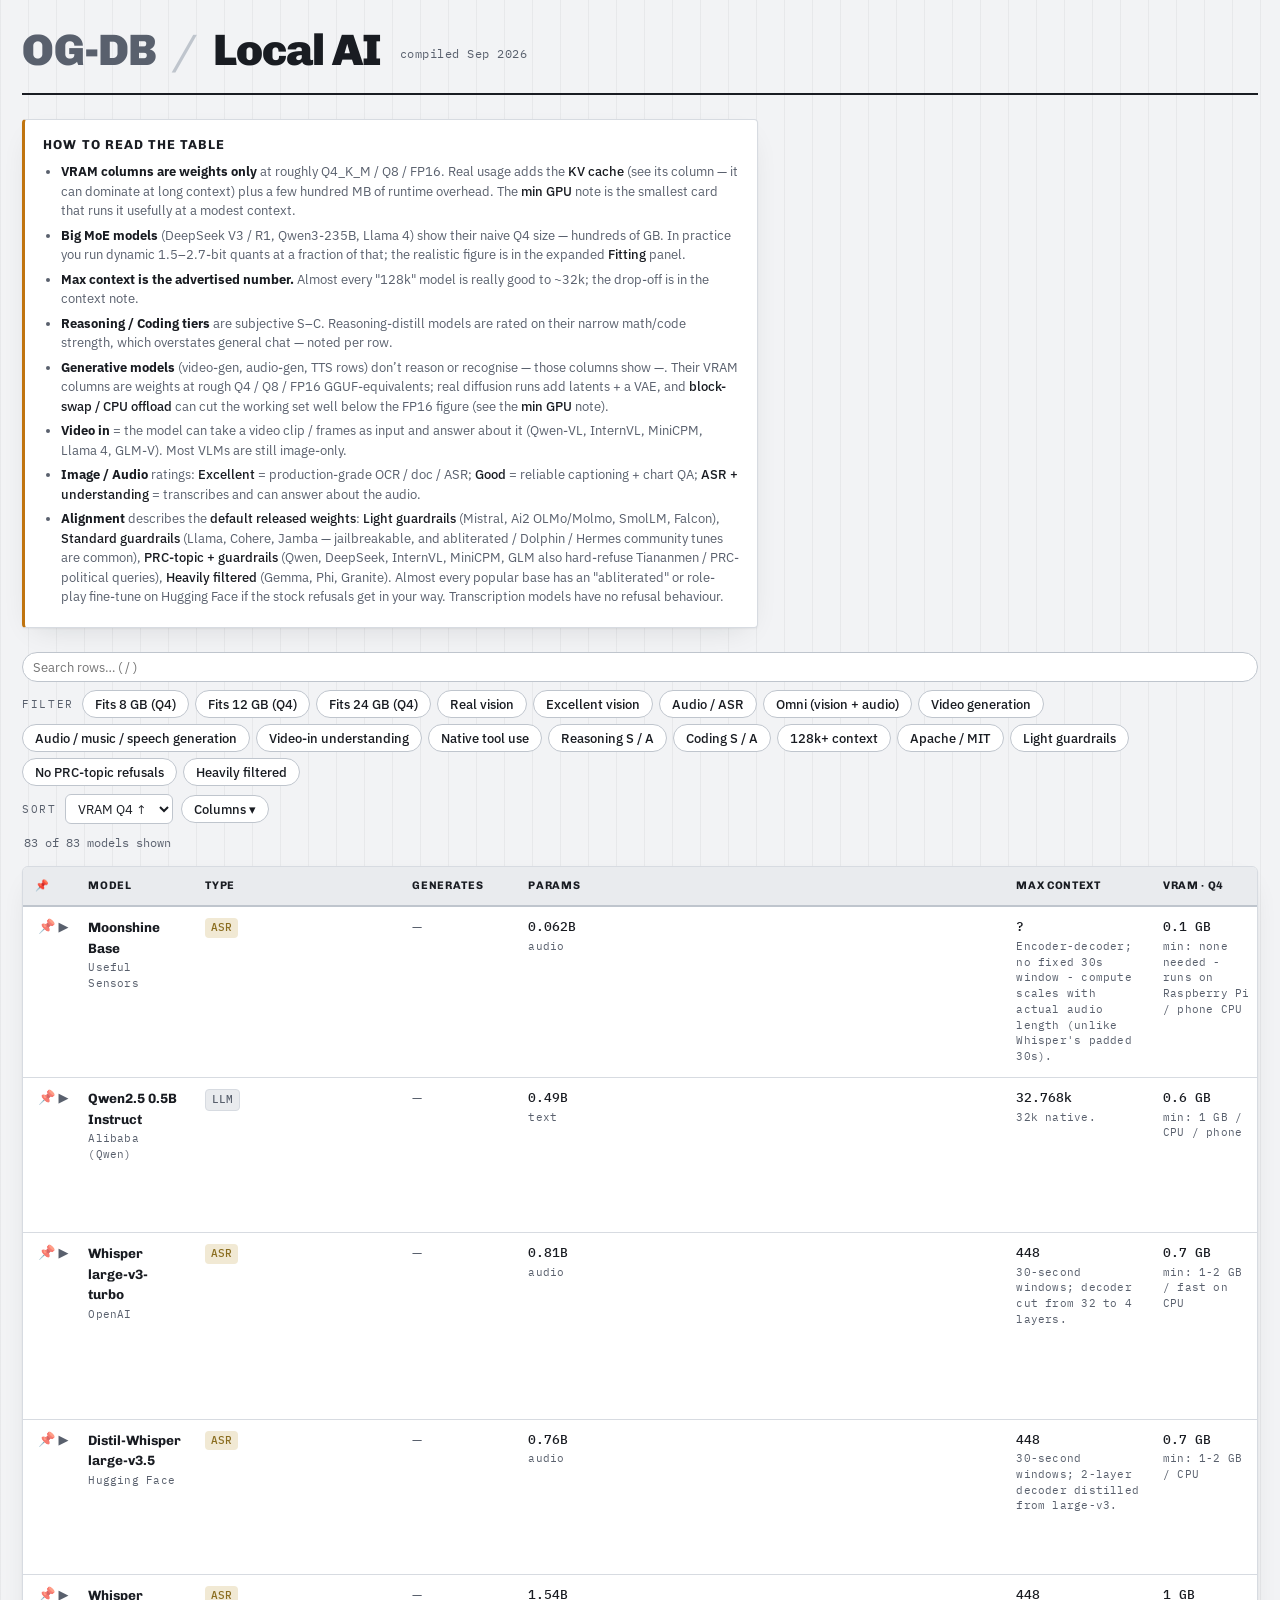
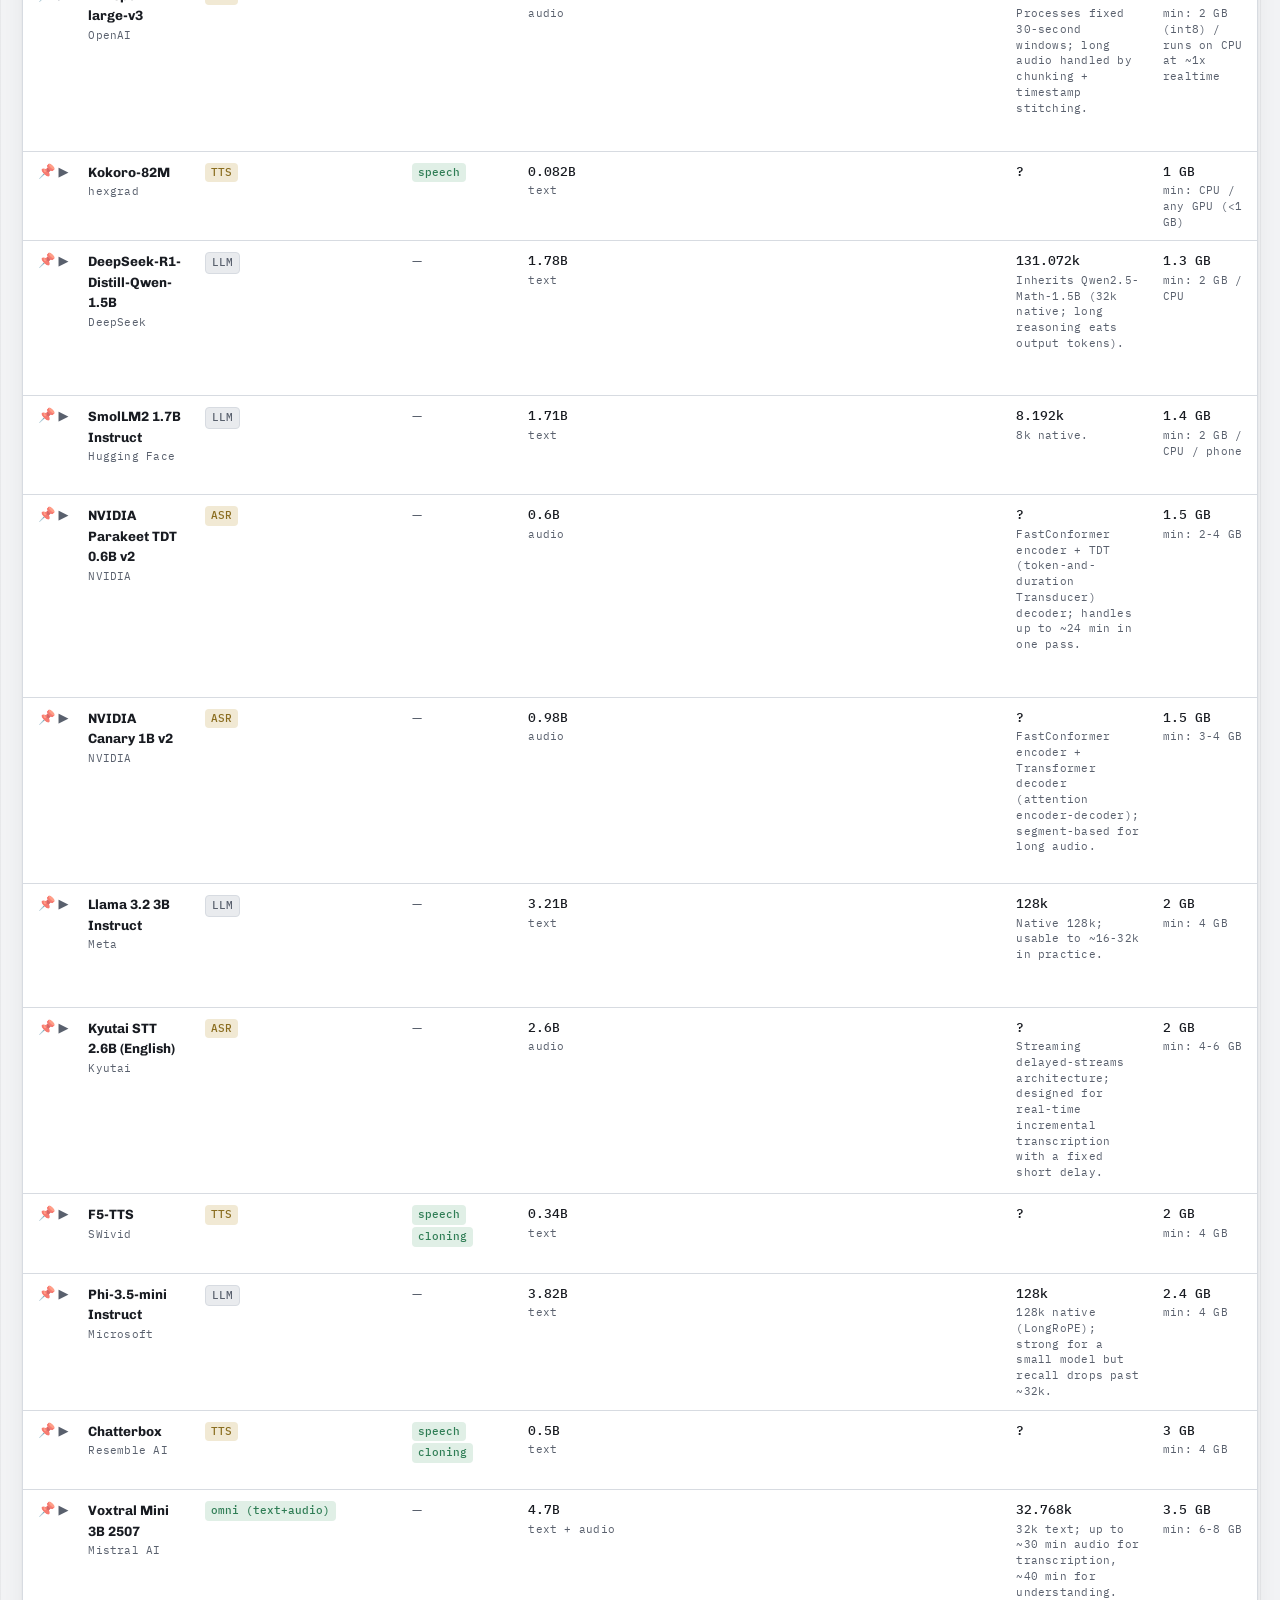
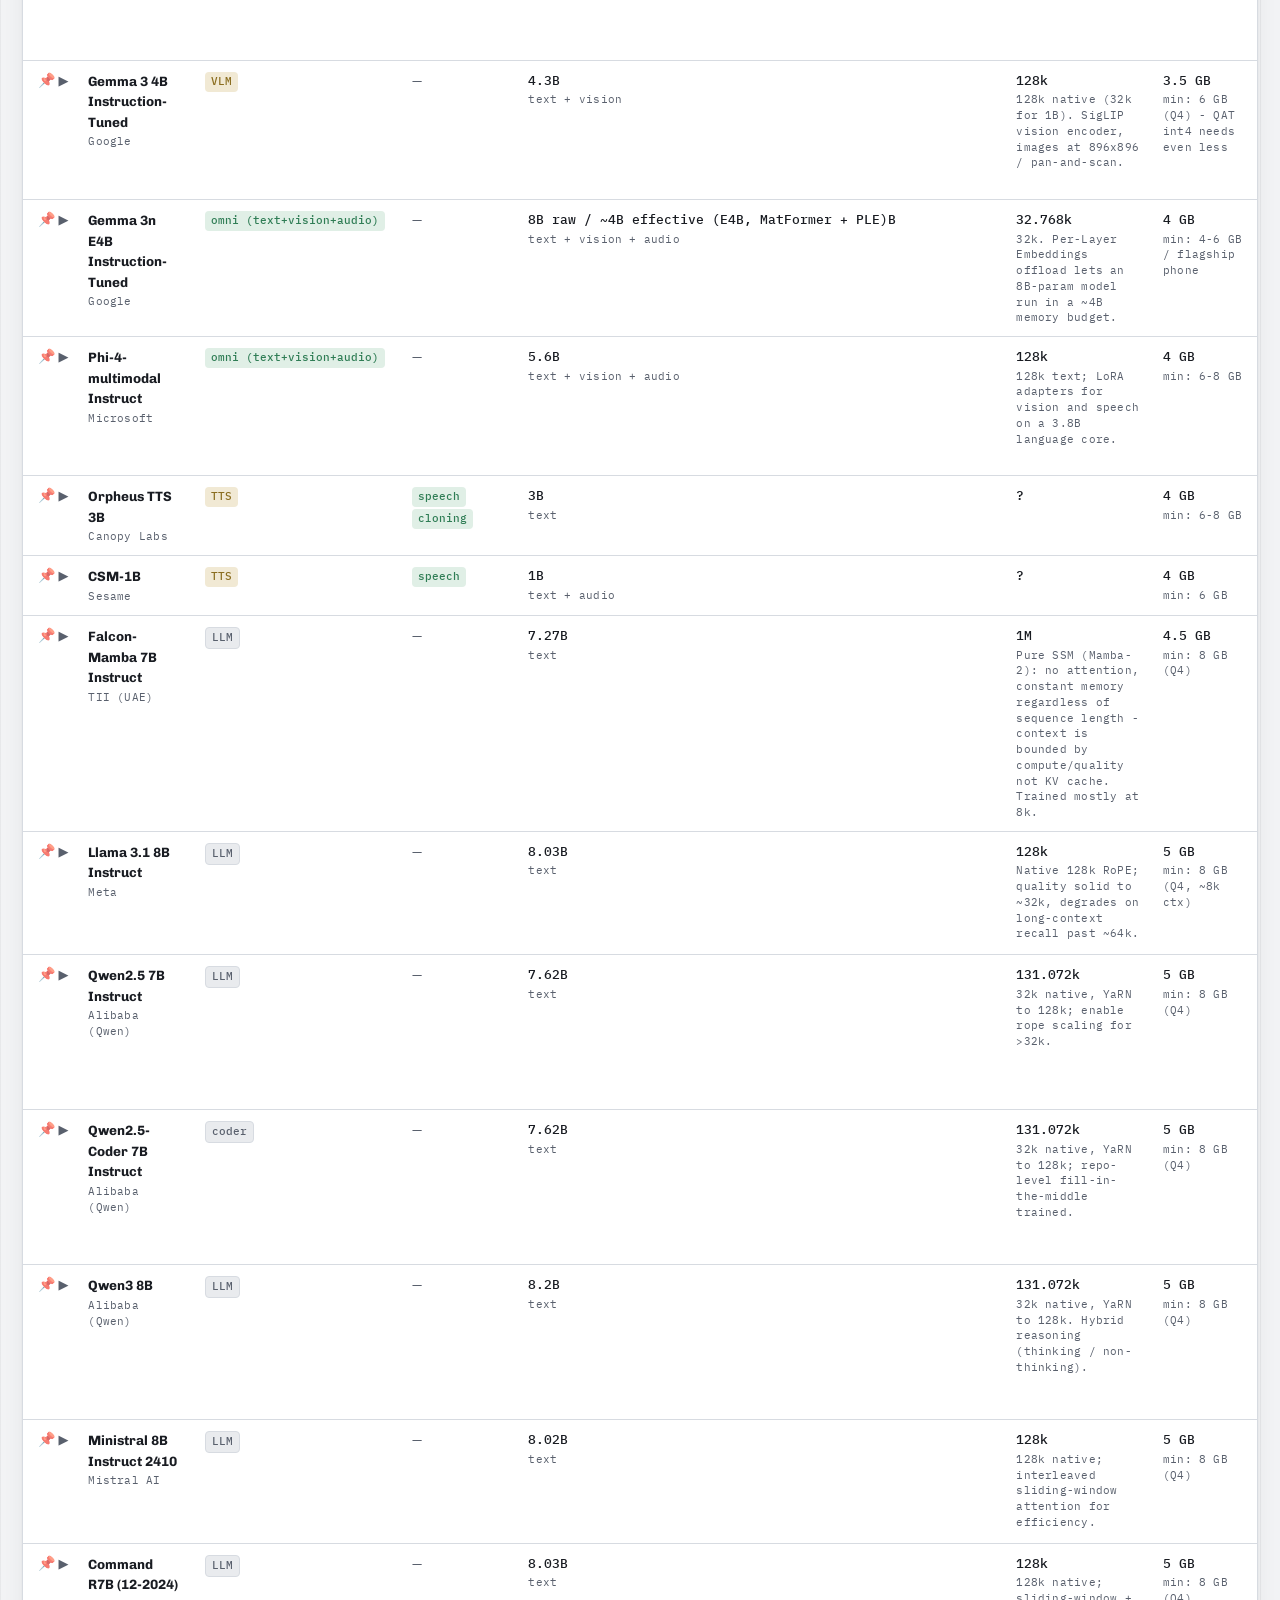
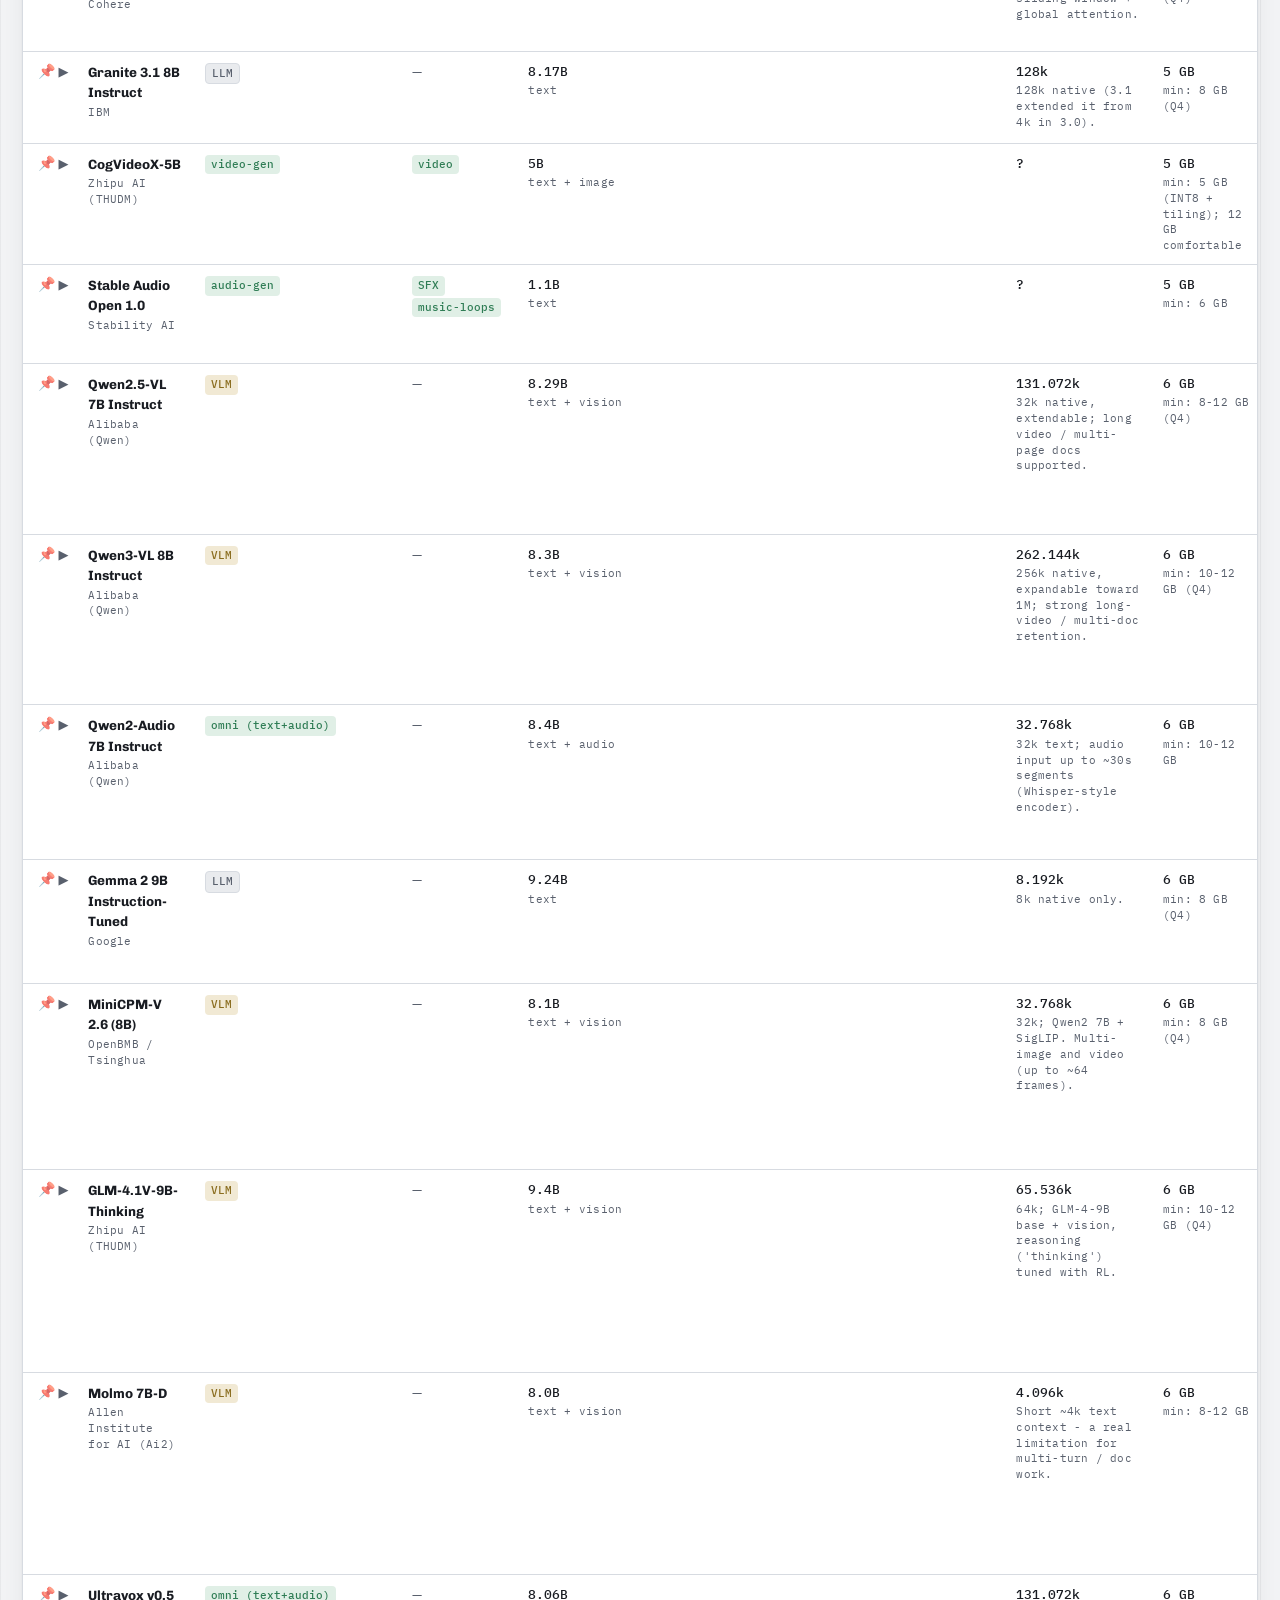
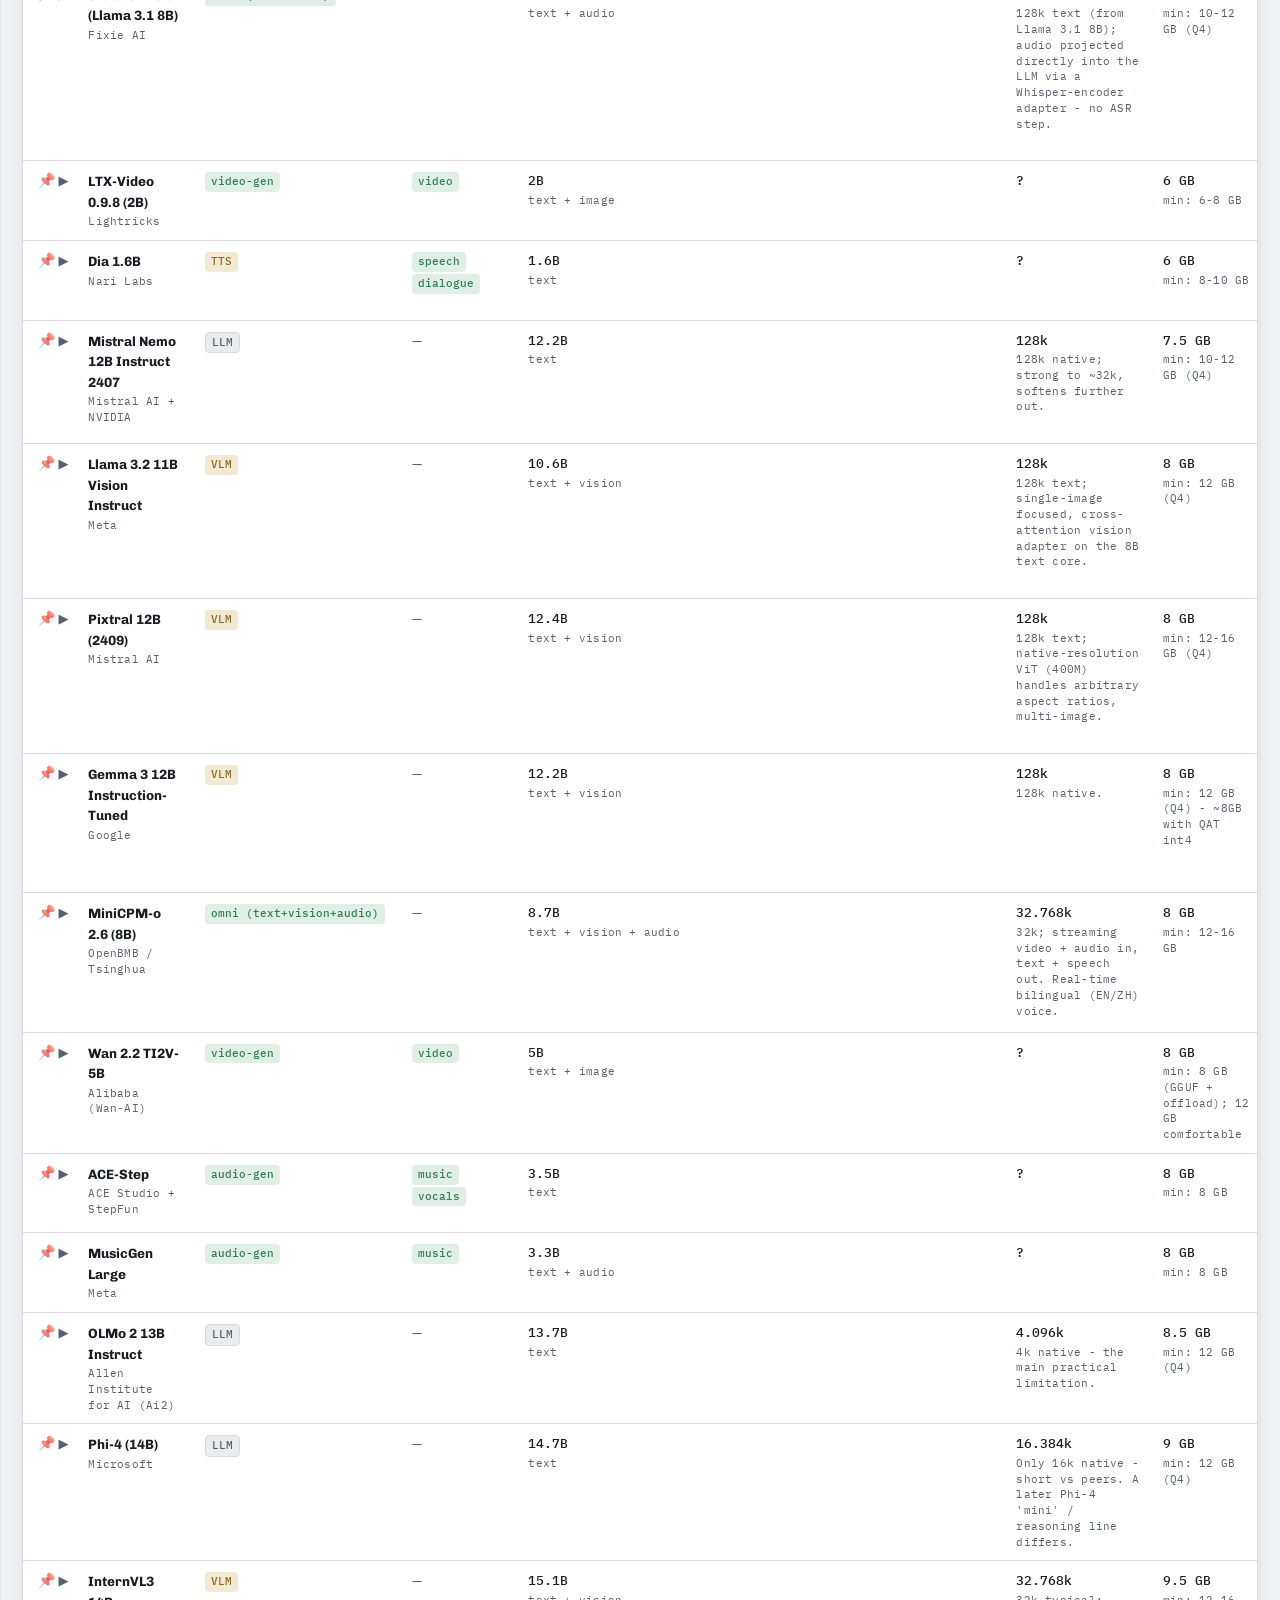
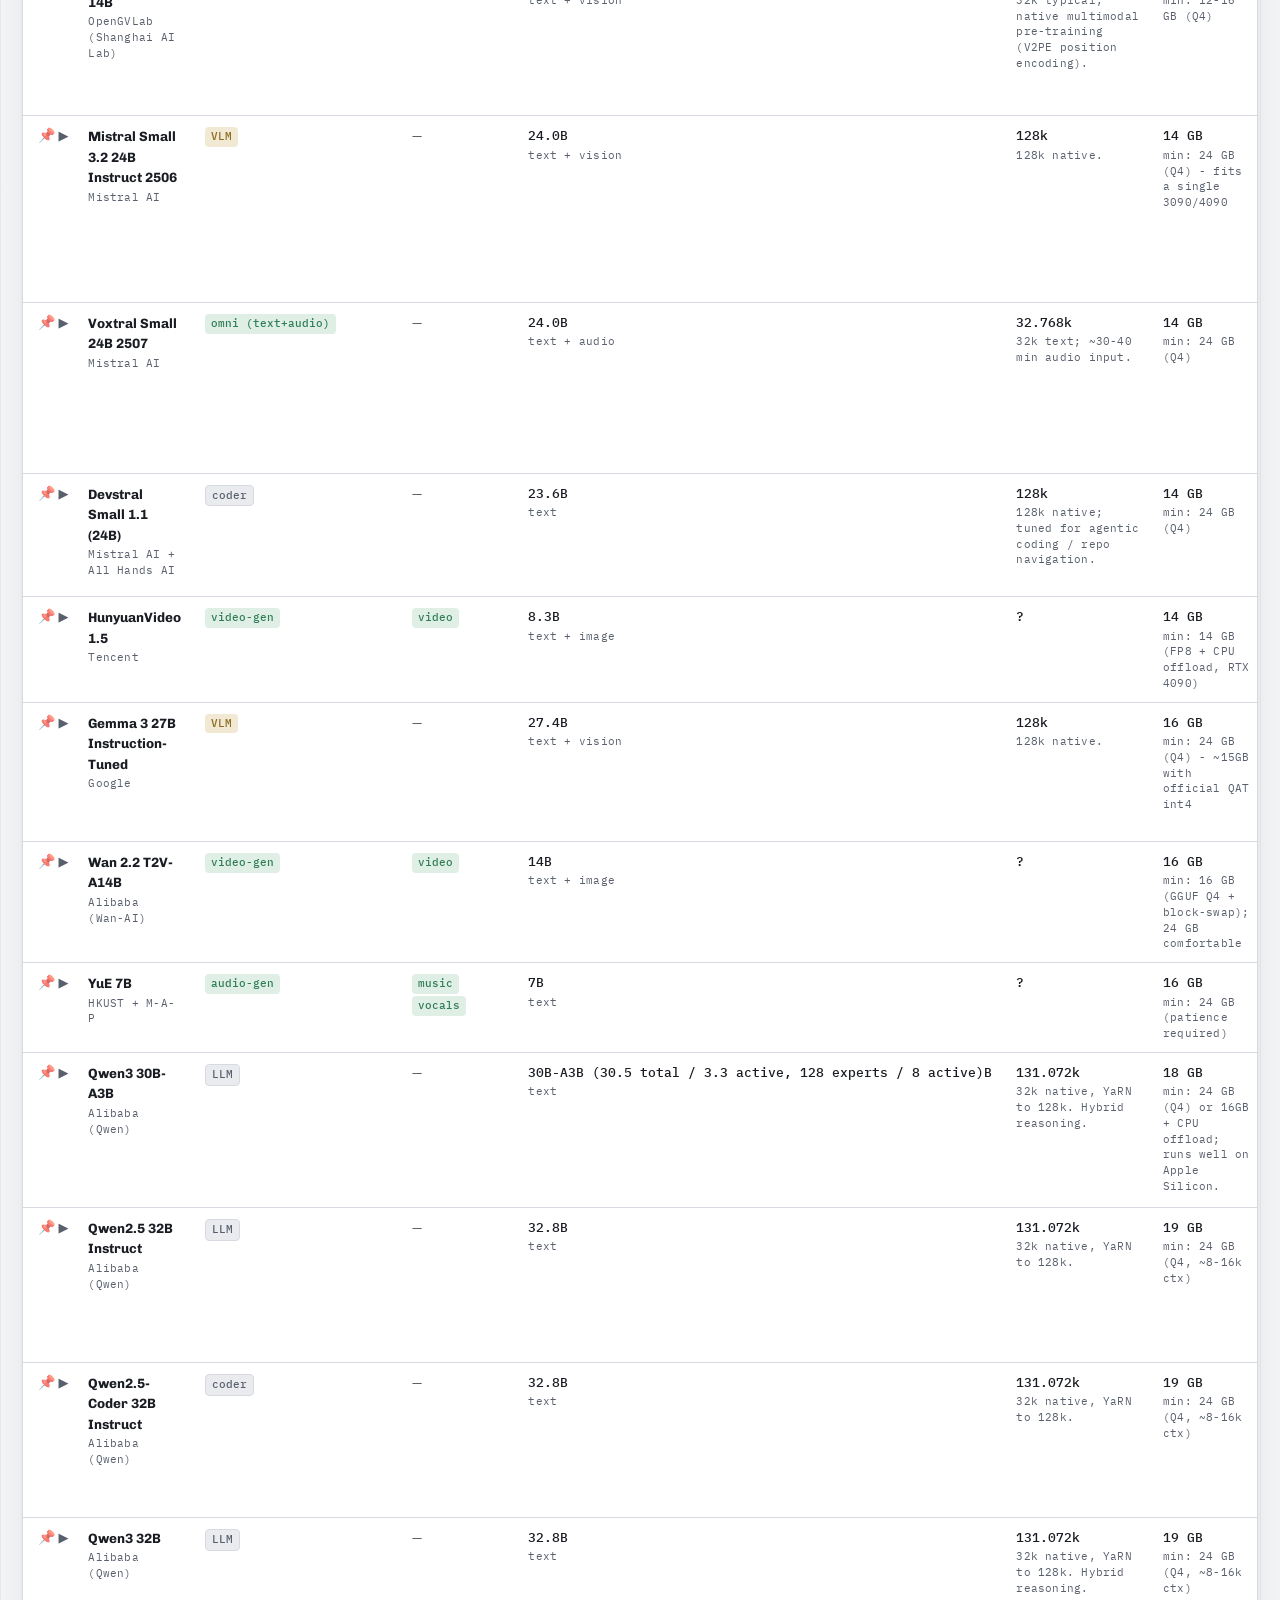
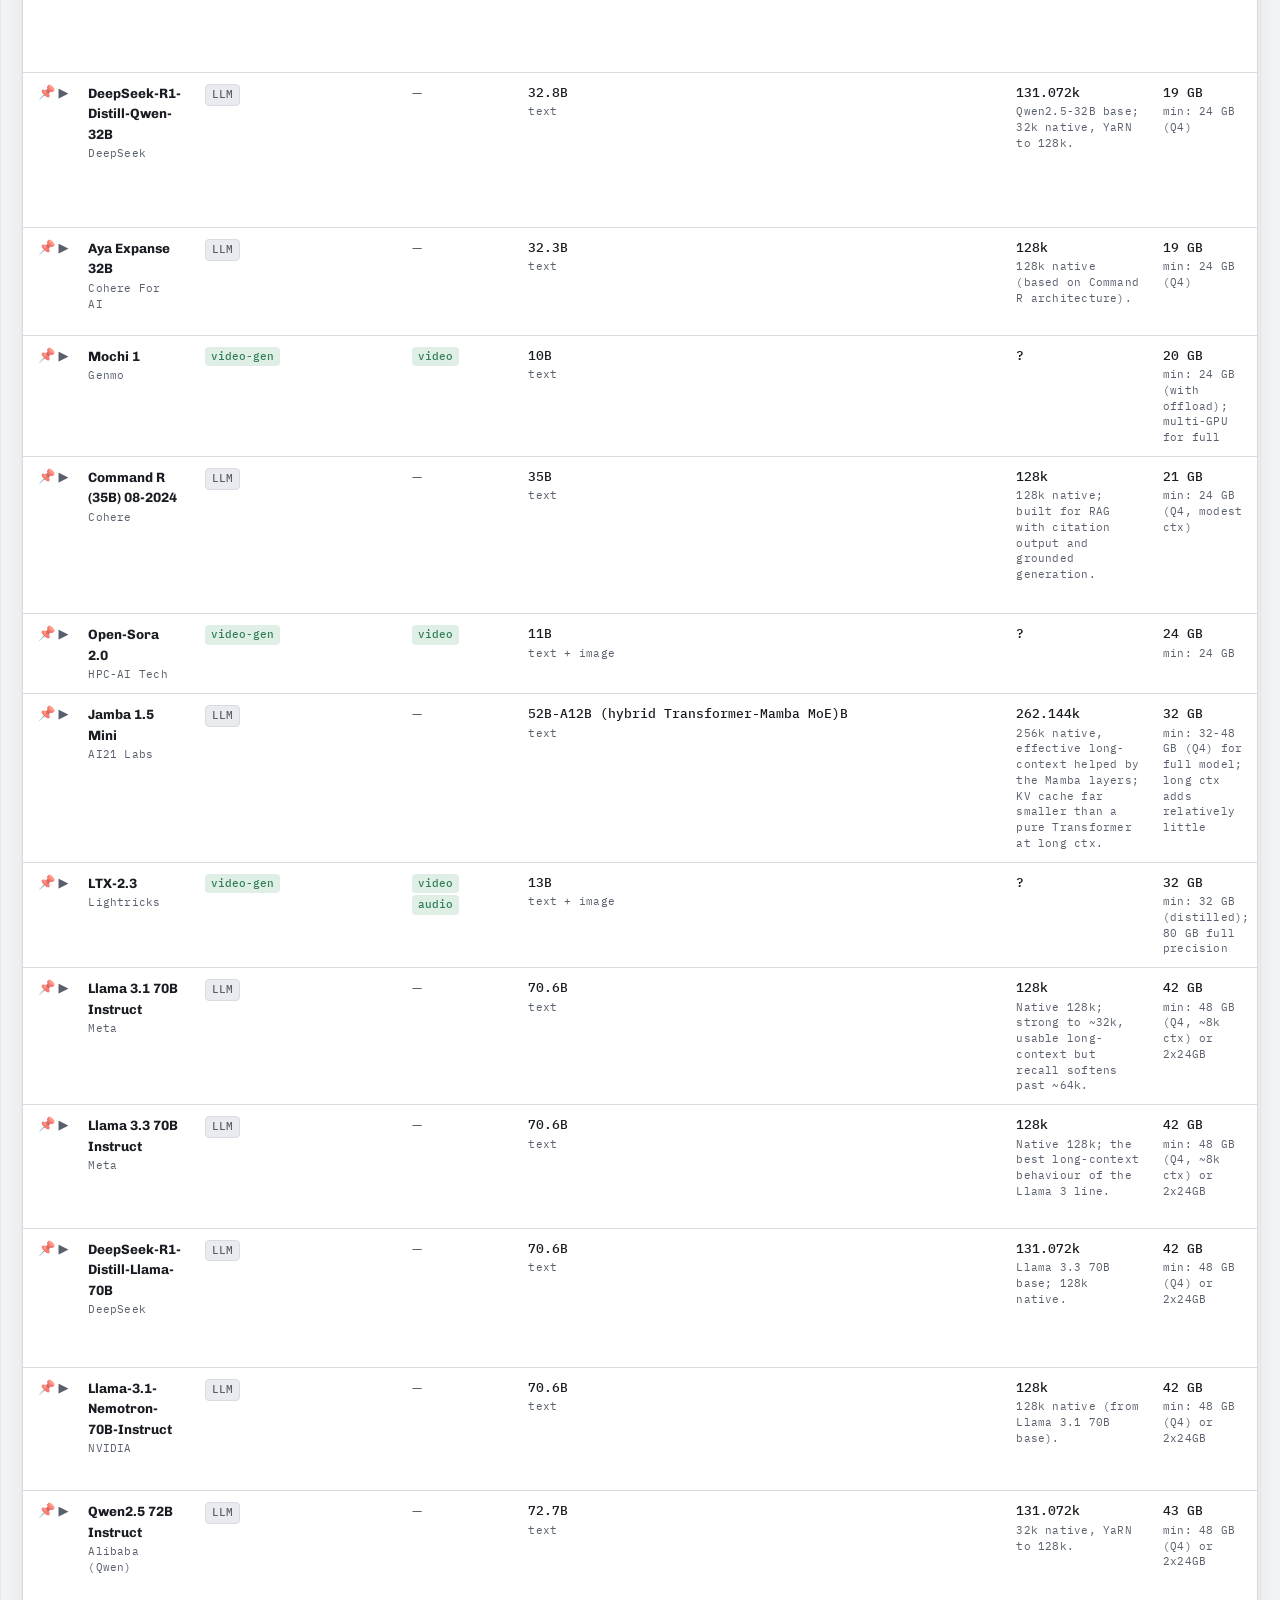
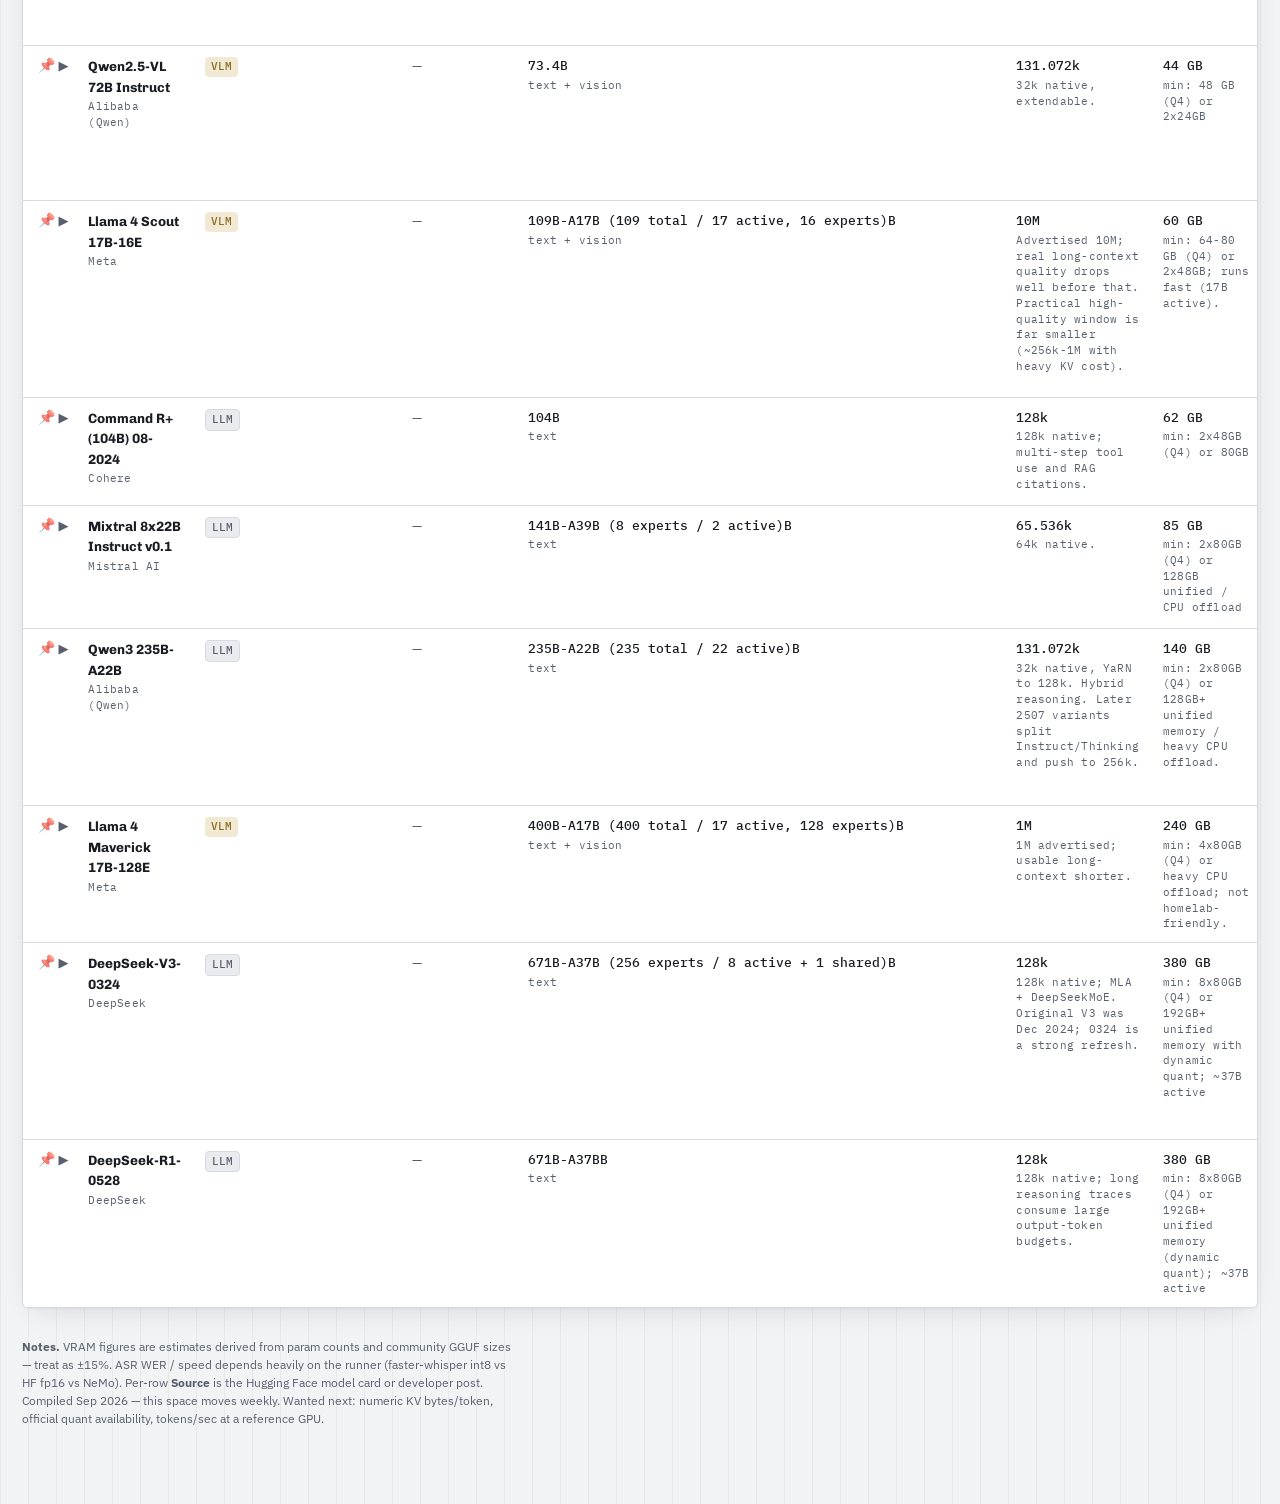
<file: localai/index.html>
<!doctype html>
<html lang="en">
<head>
<meta charset="utf-8">
<meta name="viewport" content="width=device-width, initial-scale=1">
<title>Local AI</title>
<meta name="description" content="Open-weight / locally-runnable AI models — LLMs, vision & audio understanding, and generative media (video / music / speech) — compared on VRAM by quant, context, recognition (image / audio / video-in), what they generate, reasoning, coding, tool use, runners.">
<link rel="preconnect" href="https://fonts.googleapis.com">
<link rel="preconnect" href="https://fonts.gstatic.com" crossorigin>
<link rel="stylesheet" href="https://fonts.googleapis.com/css2?family=Chivo:wght@400;700;900&family=IBM+Plex+Sans:wght@400;500;600&family=IBM+Plex+Mono:wght@400;500;600&display=swap">
<style>
body{margin:0;font:14px/1.5 system-ui,-apple-system,Segoe UI,Roboto,sans-serif}img{max-width:100%}[hidden]{display:none!important}
:root{
  --bg:#f2f3f5;--surface:#fff;--surface-2:#e9ebee;--ink:#191c22;--ink-soft:#59606d;
  --line:#d7dbe1;--line-strong:#bfc5cd;--accent:#c0740f;--accent-ink:#8a5300;--accent-wash:#f6ecdd;
  --yes:#2f7d55;--yes-bg:#e0efe6;--no:#a23f57;--no-bg:#f3e2e6;--partial:#8a6d1f;--partial-bg:#f1e9d4;
  --shadow:0 1px 2px rgba(20,22,27,.05),0 10px 30px -14px rgba(20,22,27,.16);
  --grid:rgba(25,28,34,.05);
}
@media (prefers-color-scheme:dark){:root:not([data-theme="light"]){
  --bg:#0e1014;--surface:#171a20;--surface-2:#1f232b;--ink:#e9ebef;--ink-soft:#98a0ae;
  --line:#2a2f38;--line-strong:#3a414d;--accent:#e8a33d;--accent-ink:#f0b968;--accent-wash:#2c2113;
  --yes:#6fc394;--yes-bg:#183328;--no:#e08aa0;--no-bg:#3a2029;--partial:#d9b968;--partial-bg:#332c15;
  --shadow:0 1px 2px rgba(0,0,0,.4),0 16px 40px -18px rgba(0,0,0,.6);--grid:rgba(255,255,255,.045);
}}
:root[data-theme="dark"]{
  --bg:#0e1014;--surface:#171a20;--surface-2:#1f232b;--ink:#e9ebef;--ink-soft:#98a0ae;
  --line:#2a2f38;--line-strong:#3a414d;--accent:#e8a33d;--accent-ink:#f0b968;--accent-wash:#2c2113;
  --yes:#6fc394;--yes-bg:#183328;--no:#e08aa0;--no-bg:#3a2029;--partial:#d9b968;--partial-bg:#332c15;
  --shadow:0 1px 2px rgba(0,0,0,.4),0 16px 40px -18px rgba(0,0,0,.6);--grid:rgba(255,255,255,.045);
}
*{box-sizing:border-box}
body{
  margin:0;color:var(--ink);
  background:linear-gradient(90deg,var(--grid) 1px,transparent 1px) 0 0/28px 100%,var(--bg);
  font-family:"IBM Plex Sans",system-ui,-apple-system,Segoe UI,Roboto,sans-serif;line-height:1.5;
}
.wrap{max-width:min(2600px,99vw);margin:0 auto;padding:clamp(16px,2.5vw,28px) clamp(8px,1.5vw,16px) 64px}

header.masthead{border-bottom:2px solid var(--ink);padding-bottom:20px;margin-bottom:24px}
h1{font-family:"Chivo",sans-serif;font-weight:900;font-size:clamp(26px,4.6vw,44px);
  line-height:1.02;margin:0;letter-spacing:-.02em;text-wrap:balance}
h1 .crumb{color:var(--ink-soft);text-decoration:none}
h1 .crumb:hover,h1 .crumb:focus-visible{color:var(--accent)}
h1 .sep{color:var(--line-strong);margin:0 .35em;font-weight:400}
.compiled{font-family:"IBM Plex Mono",monospace;font-size:12px;letter-spacing:.04em;
  color:var(--ink-soft);font-weight:400;white-space:nowrap;margin-left:12px;vertical-align:middle}

.primer{background:var(--surface);border:1px solid var(--line);border-left:3px solid var(--accent);
  border-radius:4px;padding:15px 18px;margin:20px 0 24px;box-shadow:var(--shadow);max-width:92ch}
.primer h2{font-family:"Chivo",sans-serif;font-weight:700;font-size:13px;margin:0 0 8px;
  text-transform:uppercase;letter-spacing:.08em}
.primer ul{margin:0;padding-left:18px;font-size:13px;color:var(--ink-soft)}
.primer li{margin:5px 0}
.primer strong{color:var(--ink)}
.primer em{color:var(--ink);font-style:normal;font-weight:500}

.controls{display:flex;flex-wrap:wrap;gap:8px;align-items:center;margin-bottom:8px}
.controls .grp{display:flex;flex-wrap:wrap;gap:6px;align-items:center}
.glabel{font-family:"IBM Plex Mono",monospace;font-size:11px;letter-spacing:.14em;
  text-transform:uppercase;color:var(--ink-soft);margin-right:2px}
button.chip{font-family:"IBM Plex Sans",sans-serif;font-size:12.5px;font-weight:500;color:var(--ink);
  background:var(--surface);border:1px solid var(--line-strong);border-radius:999px;padding:5px 12px;cursor:pointer;transition:.12s}
button.chip:hover{border-color:var(--accent)}
button.chip[aria-pressed="true"]{background:var(--accent);border-color:var(--accent);color:#1a1d23}
button.chip:focus-visible,select:focus-visible,tr.row:focus-visible{outline:2px solid var(--accent);outline-offset:2px}
select{font-family:"IBM Plex Sans",sans-serif;font-size:12.5px;padding:5px 8px;background:var(--surface);
  color:var(--ink);border:1px solid var(--line-strong);border-radius:6px}
.count{font-family:"IBM Plex Mono",monospace;font-size:12px;color:var(--ink-soft);margin:10px 2px 14px}

.colwrap{position:relative}
.colpanel{position:absolute;top:calc(100% + 6px);right:0;z-index:20;background:var(--surface);
  border:1px solid var(--line-strong);border-radius:8px;box-shadow:var(--shadow);padding:12px 14px;
  width:260px;max-height:70vh;overflow:auto;display:flex;flex-direction:column;gap:7px}
.colpanel .colhead{margin:0 0 2px;font-family:"IBM Plex Mono",monospace;font-size:10.5px;
  letter-spacing:.14em;text-transform:uppercase;color:var(--ink-soft)}
.colpanel label{display:flex;align-items:center;gap:8px;font-size:12.5px;cursor:pointer}
.colpanel input{accent-color:var(--accent)}
.colactions{display:flex;gap:8px;margin-top:6px;border-top:1px solid var(--line);padding-top:9px}
.colactions button{font-family:"IBM Plex Sans",sans-serif;font-size:11.5px;font-weight:500;cursor:pointer;
  background:var(--surface-2);color:var(--ink);border:1px solid var(--line-strong);border-radius:6px;padding:4px 10px}
.colactions button:hover{border-color:var(--accent)}

.tablewrap{overflow-x:auto;border:1px solid var(--line);border-radius:6px;box-shadow:var(--shadow)}
table{border-collapse:collapse;width:100%;background:var(--surface)}
thead th{position:sticky;top:0;z-index:2;background:var(--surface-2);font-family:"Chivo",sans-serif;
  font-weight:700;font-size:11px;letter-spacing:.06em;text-transform:uppercase;text-align:left;
  padding:11px 12px;color:var(--ink);border-bottom:2px solid var(--line-strong);white-space:nowrap}
thead th.sortable{cursor:pointer;user-select:none}
thead th.sortable:hover{color:var(--accent)}
thead th.sortable:focus-visible{outline:2px solid var(--accent);outline-offset:-2px}
thead th[aria-sort="ascending"],thead th[aria-sort="descending"]{color:var(--accent);background:var(--accent-wash)}
thead th .arrow{color:var(--accent);font-size:10px}
tbody tr.row{border-top:1px solid var(--line);cursor:pointer}
tbody tr.row:hover{background:var(--surface-2)}
td{padding:10px 12px;font-size:13px;vertical-align:top}
.name{font-family:"Chivo",sans-serif;font-weight:700;font-size:13.5px}
.sub{display:block;font-family:"IBM Plex Mono",monospace;font-size:10.5px;color:var(--ink-soft);
  font-weight:400;margin-top:2px;letter-spacing:.02em}
.price{font-family:"IBM Plex Mono",monospace;font-variant-numeric:tabular-nums;font-weight:500;white-space:nowrap}
.price small{display:block;color:var(--ink-soft);font-weight:400;font-size:10.5px;white-space:normal;max-width:22ch}
.tag{display:inline-block;font-family:"IBM Plex Mono",monospace;font-size:10.5px;font-weight:500;
  padding:2px 6px;border-radius:4px;margin:1px 3px 1px 0;white-space:nowrap}
.t-yes{background:var(--yes-bg);color:var(--yes)}
.t-no{background:var(--no-bg);color:var(--no)}
.t-part{background:var(--partial-bg);color:var(--partial)}
.t-neutral{background:var(--surface-2);color:var(--ink-soft);border:1px solid var(--line)}
a.srclink{font-family:"IBM Plex Mono",monospace;font-size:11.5px;color:var(--accent);text-decoration:none;white-space:nowrap}
a.srclink:hover,a.srclink:focus-visible{text-decoration:underline}

.expand{background:var(--bg)}
.expand td{padding:0}
.expand .inner{padding:16px 18px 20px;display:grid;grid-template-columns:repeat(auto-fit,minmax(230px,1fr));gap:14px 26px}
.expand h4{font-family:"IBM Plex Mono",monospace;font-size:10.5px;letter-spacing:.14em;text-transform:uppercase;color:var(--accent);margin:0 0 4px}
.expand p{margin:0;font-size:12.5px;color:var(--ink-soft)}
.expand p strong{color:var(--ink);font-weight:600}
dl.kv{margin:0;display:grid;grid-template-columns:max-content 1fr;gap:6px 16px;font-size:12.5px;color:var(--ink-soft);max-width:120ch}
dl.kv dt{font-family:"IBM Plex Mono",monospace;font-size:10.5px;letter-spacing:.1em;text-transform:uppercase;color:var(--ink);padding-top:1px}
dl.kv dd{margin:0}
.chev{display:inline-block;width:14px;color:var(--ink-soft);transition:transform .15s}
tr.row[aria-expanded="true"] .chev{transform:rotate(90deg);color:var(--accent)}
td.lead{white-space:nowrap;padding-right:4px}
.pin{border:0;background:none;cursor:pointer;font-size:14px;line-height:1;padding:2px 3px;
  opacity:.7;filter:none;transition:opacity .12s,transform .12s}
tr.row:hover .pin,.pin:focus-visible{opacity:1;transform:scale(1.15)}
.pin.on{filter:none}
.pin:focus-visible{outline:2px solid var(--accent);outline-offset:1px}
tr.row.pinned{background:var(--accent-wash)}
tr.row.pinned td:first-child{box-shadow:inset 3px 0 0 var(--accent)}
tr.row.pinned:hover{background:var(--accent-wash)}
.pincount{color:var(--accent-ink);font-weight:600}
.clearpins{border:0;background:none;color:var(--accent);font:inherit;font-size:11px;cursor:pointer;text-decoration:underline;padding:0 2px}

footer{margin-top:30px;font-size:12px;color:var(--ink-soft);max-width:70ch}
footer a{color:var(--accent)}
@media (prefers-reduced-motion:reduce){*{transition:none!important}}

.searchwrap{flex:1 1 220px;min-width:180px}
.rowsearch{width:100%;font-family:"IBM Plex Sans",sans-serif;font-size:12.5px;padding:6px 10px;background:var(--surface);color:var(--ink);border:1px solid var(--line-strong);border-radius:999px;outline:0}
.rowsearch:focus{border-color:var(--accent);box-shadow:0 0 0 3px var(--accent-wash)}
.rowsearch::-webkit-search-cancel-button{-webkit-appearance:none}

</style>
</head>
<body>
<div class="wrap">
  <header class="masthead">
    <h1><a class="crumb" href="../">OG-DB</a><span class="sep">/</span>Local AI <span class="compiled">compiled Sep 2026</span></h1>
  </header>
  <div class="primer"><h2>How to read the table</h2><ul><li><strong>VRAM columns are weights only</strong> at roughly Q4_K_M / Q8 / FP16. Real usage adds the <em>KV cache</em> (see its column &mdash; it can dominate at long context) plus a few hundred MB of runtime overhead. The <em>min GPU</em> note is the smallest card that runs it usefully at a modest context.</li><li><strong>Big MoE models</strong> (DeepSeek V3 / R1, Qwen3-235B, Llama 4) show their naive Q4 size &mdash; hundreds of GB. In practice you run dynamic 1.5&ndash;2.7-bit quants at a fraction of that; the realistic figure is in the expanded <em>Fitting</em> panel.</li><li><strong>Max context is the advertised number.</strong> Almost every "128k" model is really good to ~32k; the drop-off is in the context note.</li><li><strong>Reasoning / Coding tiers</strong> are subjective S&ndash;C. Reasoning-distill models are rated on their narrow math/code strength, which overstates general chat &mdash; noted per row.</li><li><strong>Generative models</strong> (video-gen, audio-gen, TTS rows) don’t reason or recognise — those columns show &mdash;. Their VRAM columns are weights at rough Q4 / Q8 / FP16 GGUF-equivalents; real diffusion runs add latents + a VAE, and <em>block-swap / CPU offload</em> can cut the working set well below the FP16 figure (see the <em>min GPU</em> note).</li><li><strong>Video in</strong> = the model can take a video clip / frames as input and answer about it (Qwen-VL, InternVL, MiniCPM, Llama 4, GLM-V). Most VLMs are still image-only.</li><li><strong>Image / Audio</strong> ratings: <em>Excellent</em> = production-grade OCR / doc / ASR; <em>Good</em> = reliable captioning + chart QA; <em>ASR + understanding</em> = transcribes and can answer about the audio.</li><li><strong>Alignment</strong> describes the <em>default released weights</em>: <em>Light guardrails</em> (Mistral, Ai2 OLMo/Molmo, SmolLM, Falcon), <em>Standard guardrails</em> (Llama, Cohere, Jamba — jailbreakable, and abliterated / Dolphin / Hermes community tunes are common), <em>PRC-topic + guardrails</em> (Qwen, DeepSeek, InternVL, MiniCPM, GLM also hard-refuse Tiananmen / PRC-political queries), <em>Heavily filtered</em> (Gemma, Phi, Granite). Almost every popular base has an "abliterated" or role-play fine-tune on Hugging Face if the stock refusals get in your way. Transcription models have no refusal behaviour.</li></ul></div>
  <div class="controls">
    <div class="grp searchwrap"><input id="rowq" class="rowsearch" type="search" placeholder="Search rows… ( / )" autocomplete="off" aria-label="Search rows"></div>
    <div class="grp"><span class="glabel">Filter</span><span id="filters" style="display:contents"></span></div>
    <div class="grp"><span class="glabel">Sort</span><select id="sort"></select></div>
    <div class="grp colwrap">
      <button class="chip" id="colbtn" aria-expanded="false" aria-controls="colpanel">Columns ▾</button>
      <div class="colpanel" id="colpanel" hidden>
        <p class="colhead">Show columns</p>
        <div class="colactions"><button type="button" data-all="1">All</button><button type="button" data-all="0">Minimal</button></div>
      </div>
    </div>
  </div>
  <div class="count" id="count"></div>
  <div class="tablewrap"><table id="tbl"><thead><tr></tr></thead><tbody id="tbody"></tbody></table></div>
  <footer><p><strong>Notes.</strong> VRAM figures are estimates derived from param counts and community GGUF sizes &mdash; treat as &plusmn;15%. ASR WER / speed depends heavily on the runner (faster-whisper int8 vs HF fp16 vs NeMo). Per-row <strong>Source</strong> is the Hugging Face model card or developer post. Compiled Sep 2026 &mdash; this space moves weekly. Wanted next: numeric KV bytes/token, official quant availability, tokens/sec at a reference GPU.</p></footer>
</div>
<script>
const DATA=[{"name":"Llama 3.1 8B Instruct","developer":"Meta","type":"LLM","paramsB":"8.03","releaseDate":"2024-07","license":"Llama 3.1 Community","modality":["text"],"contextMaxTokens":128000,"contextNote":"Native 128k RoPE; quality solid to ~32k, degrades on long-context recall past ~64k.","vramQ4GB":5,"vramQ8GB":9,"vramFP16GB":16,"kvCacheNote":"~1 GB per 8k ctx (fp16 KV, GQA 8 kv heads); ~0.5 GB with Q8 KV.","minPracticalGPU":"8 GB (Q4, ~8k ctx)","imageRecognition":"none","imageNote":null,"audioRecognition":"none","audioNote":null,"reasoningTier":"B","codingTier":"B","toolUse":"native","runners":"llama.cpp, Ollama, vLLM, Transformers, MLX","goodFor":"General-purpose chat/RAG workhorse on any 8GB+ card.","notes":"The default 'small local model' baseline. Multilingual (8 languages officially).","source":{"url":"https://huggingface.co/meta-llama/Llama-3.1-8B-Instruct","label":"Hugging Face"},"videoIn":false},{"name":"Llama 3.1 70B Instruct","developer":"Meta","type":"LLM","paramsB":"70.6","releaseDate":"2024-07","license":"Llama 3.1 Community","modality":["text"],"contextMaxTokens":128000,"contextNote":"Native 128k; strong to ~32k, usable long-context but recall softens past ~64k.","vramQ4GB":42,"vramQ8GB":75,"vramFP16GB":141,"kvCacheNote":"~1.25 GB per 8k ctx (fp16 KV, GQA).","minPracticalGPU":"48 GB (Q4, ~8k ctx) or 2x24GB","imageRecognition":"none","imageNote":null,"audioRecognition":"none","audioNote":null,"reasoningTier":"A","codingTier":"B","toolUse":"native","runners":"llama.cpp, Ollama, vLLM, Transformers","goodFor":"Best general reasoning you can self-host on a single 48GB card at Q4.","notes":"Superseded for most uses by Llama 3.3 70B (same size, better quality).","source":{"url":"https://huggingface.co/meta-llama/Llama-3.1-70B-Instruct","label":"Hugging Face"},"videoIn":false},{"name":"Llama 3.2 3B Instruct","developer":"Meta","type":"LLM","paramsB":"3.21","releaseDate":"2024-09","license":"Llama 3.2 Community","modality":["text"],"contextMaxTokens":128000,"contextNote":"Native 128k; usable to ~16-32k in practice.","vramQ4GB":2,"vramQ8GB":3.5,"vramFP16GB":6.5,"kvCacheNote":"~0.5 GB per 8k ctx.","minPracticalGPU":"4 GB","imageRecognition":"none","imageNote":null,"audioRecognition":"none","audioNote":null,"reasoningTier":"C","codingTier":"C","toolUse":"prompted","runners":"llama.cpp, Ollama, MLX, ExecuTorch","goodFor":"Fast local chat / summarization on a 4GB card or a laptop.","notes":"Competitive with older 7B models on many tasks.","source":{"url":"https://huggingface.co/meta-llama/Llama-3.2-3B-Instruct","label":"Hugging Face"},"videoIn":false},{"name":"Llama 3.2 11B Vision Instruct","developer":"Meta","type":"VLM","paramsB":"10.6","releaseDate":"2024-09","license":"Llama 3.2 Community (no EU vision use)","modality":["text","vision"],"contextMaxTokens":128000,"contextNote":"128k text; single-image focused, cross-attention vision adapter on the 8B text core.","vramQ4GB":8,"vramQ8GB":13,"vramFP16GB":21,"kvCacheNote":"~1 GB per 8k ctx + image cross-attn state.","minPracticalGPU":"12 GB (Q4)","imageRecognition":"good","imageNote":"Solid captioning, chart/diagram QA, basic doc understanding. MMMU ~50, DocVQA ~88. Weaker OCR than Qwen2.5-VL.","audioRecognition":"none","audioNote":null,"reasoningTier":"B","codingTier":"C","toolUse":"prompted","runners":"vLLM, Transformers, Ollama, llama.cpp (partial)","goodFor":"General image Q&A on a 12GB card when you want the Llama ecosystem.","notes":"llama.cpp/GGUF support lagged and is still imperfect; vLLM/Transformers is the reliable path.","source":{"url":"https://huggingface.co/meta-llama/Llama-3.2-11B-Vision-Instruct","label":"Hugging Face"},"videoIn":false},{"name":"Llama 3.3 70B Instruct","developer":"Meta","type":"LLM","paramsB":"70.6","releaseDate":"2024-12","license":"Llama 3.3 Community","modality":["text"],"contextMaxTokens":128000,"contextNote":"Native 128k; the best long-context behaviour of the Llama 3 line.","vramQ4GB":42,"vramQ8GB":75,"vramFP16GB":141,"kvCacheNote":"~1.25 GB per 8k ctx (fp16 KV, GQA).","minPracticalGPU":"48 GB (Q4, ~8k ctx) or 2x24GB","imageRecognition":"none","imageNote":null,"audioRecognition":"none","audioNote":null,"reasoningTier":"A","codingTier":"A","toolUse":"native","runners":"llama.cpp, Ollama, vLLM, Transformers","goodFor":"Near-405B quality at 70B size; the go-to single-rig open general model of early 2025.","notes":"Roughly matches Llama 3.1 405B on many benchmarks. Fits 2x3090/4090 at Q4.","source":{"url":"https://huggingface.co/meta-llama/Llama-3.3-70B-Instruct","label":"Hugging Face"},"videoIn":false},{"name":"Llama 4 Scout 17B-16E","developer":"Meta","type":"VLM","paramsB":"109B-A17B (109 total / 17 active, 16 experts)","releaseDate":"2025-04","license":"Llama 4 Community","modality":["text","vision"],"contextMaxTokens":10000000,"contextNote":"Advertised 10M; real long-context quality drops well before that. Practical high-quality window is far smaller (~256k-1M with heavy KV cost).","vramQ4GB":60,"vramQ8GB":116,"vramFP16GB":218,"kvCacheNote":"iRoPE + chunked attention keeps KV manageable but 10M ctx is still huge; budget tens of GB for very long ctx.","minPracticalGPU":"64-80 GB (Q4) or 2x48GB; runs fast (17B active).","imageRecognition":"good","imageNote":"Native early-fusion multimodal. MMMU ~70, strong chart/doc VQA. Multi-image (up to 8 tested).","audioRecognition":"none","audioNote":null,"reasoningTier":"A","codingTier":"B","toolUse":"native","runners":"vLLM, Transformers, llama.cpp, Ollama","goodFor":"Fast multimodal MoE for a 2x48GB rig; inference speed of a 17B with knowledge of a 100B.","notes":"Mixed launch reception; instruction-following and coding weaker than the size suggests.","source":{"url":"https://huggingface.co/meta-llama/Llama-4-Scout-17B-16E-Instruct","label":"Hugging Face"},"videoIn":true},{"name":"Llama 4 Maverick 17B-128E","developer":"Meta","type":"VLM","paramsB":"400B-A17B (400 total / 17 active, 128 experts)","releaseDate":"2025-04","license":"Llama 4 Community","modality":["text","vision"],"contextMaxTokens":1000000,"contextNote":"1M advertised; usable long-context shorter.","vramQ4GB":240,"vramQ8GB":440,"vramFP16GB":800,"kvCacheNote":"17B active keeps compute cheap; weights dominate VRAM.","minPracticalGPU":"4x80GB (Q4) or heavy CPU offload; not homelab-friendly.","imageRecognition":"good","imageNote":"MMMU ~73, strong DocVQA/ChartQA. Native multimodal early fusion.","audioRecognition":"none","audioNote":null,"reasoningTier":"S","codingTier":"A","toolUse":"native","runners":"vLLM, Transformers, llama.cpp","goodFor":"Frontier-local multimodal for well-equipped labs; fast per-token thanks to MoE.","notes":"LMArena controversy over an experimental chat-tuned variant used for the leaderboard.","source":{"url":"https://huggingface.co/meta-llama/Llama-4-Maverick-17B-128E-Instruct","label":"Hugging Face"},"videoIn":true},{"name":"Qwen2.5 0.5B Instruct","developer":"Alibaba (Qwen)","type":"LLM","paramsB":"0.49","releaseDate":"2024-09","license":"Apache 2.0","modality":["text"],"contextMaxTokens":32768,"contextNote":"32k native.","vramQ4GB":0.6,"vramQ8GB":0.9,"vramFP16GB":1.5,"kvCacheNote":"negligible (~0.1 GB per 8k).","minPracticalGPU":"1 GB / CPU / phone","imageRecognition":"none","imageNote":null,"audioRecognition":"none","audioNote":null,"reasoningTier":"C","codingTier":"C","toolUse":"prompted","runners":"llama.cpp, Ollama, MLX, Transformers","goodFor":"Draft model for speculative decoding, tiny classifiers, embedded use.","notes":"Surprisingly coherent for the size; good spec-decode draft for Qwen2.5 14B/32B/72B.","source":{"url":"https://huggingface.co/Qwen/Qwen2.5-0.5B-Instruct","label":"Hugging Face"},"videoIn":false},{"name":"Qwen2.5 7B Instruct","developer":"Alibaba (Qwen)","type":"LLM","paramsB":"7.62","releaseDate":"2024-09","license":"Apache 2.0","modality":["text"],"contextMaxTokens":131072,"contextNote":"32k native, YaRN to 128k; enable rope scaling for >32k.","vramQ4GB":5,"vramQ8GB":8,"vramFP16GB":15.2,"kvCacheNote":"~0.75 GB per 8k ctx (GQA).","minPracticalGPU":"8 GB (Q4)","imageRecognition":"none","imageNote":null,"audioRecognition":"none","audioNote":null,"reasoningTier":"B","codingTier":"B","toolUse":"native","runners":"llama.cpp, Ollama, vLLM, Transformers, MLX","goodFor":"Strong all-round 8GB model; often beats Llama 3.1 8B on math/code.","notes":"One of the most-used local models of 2024-25.","source":{"url":"https://huggingface.co/Qwen/Qwen2.5-7B-Instruct","label":"Hugging Face"},"videoIn":false},{"name":"Qwen2.5 32B Instruct","developer":"Alibaba (Qwen)","type":"LLM","paramsB":"32.8","releaseDate":"2024-09","license":"Apache 2.0","modality":["text"],"contextMaxTokens":131072,"contextNote":"32k native, YaRN to 128k.","vramQ4GB":19,"vramQ8GB":35,"vramFP16GB":66,"kvCacheNote":"~1 GB per 8k ctx (GQA, 8 kv heads).","minPracticalGPU":"24 GB (Q4, ~8-16k ctx)","imageRecognition":"none","imageNote":null,"audioRecognition":"none","audioNote":null,"reasoningTier":"B","codingTier":"A","toolUse":"native","runners":"llama.cpp, Ollama, vLLM, Transformers, MLX","goodFor":"Best single-24GB-card general model of its generation; fits a 3090/4090 at Q4.","notes":"Base of DeepSeek-R1-Distill-Qwen-32B and QwQ-32B.","source":{"url":"https://huggingface.co/Qwen/Qwen2.5-32B-Instruct","label":"Hugging Face"},"videoIn":false},{"name":"Qwen2.5 72B Instruct","developer":"Alibaba (Qwen)","type":"LLM","paramsB":"72.7","releaseDate":"2024-09","license":"Qwen (Qianwen) License","modality":["text"],"contextMaxTokens":131072,"contextNote":"32k native, YaRN to 128k.","vramQ4GB":43,"vramQ8GB":77,"vramFP16GB":145,"kvCacheNote":"~1.25 GB per 8k ctx.","minPracticalGPU":"48 GB (Q4) or 2x24GB","imageRecognition":"none","imageNote":null,"audioRecognition":"none","audioNote":null,"reasoningTier":"A","codingTier":"A","toolUse":"native","runners":"llama.cpp, Ollama, vLLM, Transformers","goodFor":"Competes with Llama 3.3 70B; pick on task/benchmark preference.","notes":"72B and 3B carry the Qwen license, not Apache 2.0.","source":{"url":"https://huggingface.co/Qwen/Qwen2.5-72B-Instruct","label":"Hugging Face"},"videoIn":false},{"name":"Qwen2.5-Coder 7B Instruct","developer":"Alibaba (Qwen)","type":"coder","paramsB":"7.62","releaseDate":"2024-11","license":"Apache 2.0","modality":["text"],"contextMaxTokens":131072,"contextNote":"32k native, YaRN to 128k; repo-level fill-in-the-middle trained.","vramQ4GB":5,"vramQ8GB":8,"vramFP16GB":15.2,"kvCacheNote":"~0.75 GB per 8k ctx.","minPracticalGPU":"8 GB (Q4)","imageRecognition":"none","imageNote":null,"audioRecognition":"none","audioNote":null,"reasoningTier":"C","codingTier":"B","toolUse":"prompted","runners":"llama.cpp, Ollama, vLLM, Transformers","goodFor":"Local code completion / FIM in an editor on an 8GB card.","notes":"Supports fill-in-the-middle; pair with continue.dev / llama.vim.","source":{"url":"https://huggingface.co/Qwen/Qwen2.5-Coder-7B-Instruct","label":"Hugging Face"},"videoIn":false},{"name":"Qwen2.5-Coder 32B Instruct","developer":"Alibaba (Qwen)","type":"coder","paramsB":"32.8","releaseDate":"2024-11","license":"Apache 2.0","modality":["text"],"contextMaxTokens":131072,"contextNote":"32k native, YaRN to 128k.","vramQ4GB":19,"vramQ8GB":35,"vramFP16GB":66,"kvCacheNote":"~1 GB per 8k ctx.","minPracticalGPU":"24 GB (Q4, ~8-16k ctx)","imageRecognition":"none","imageNote":null,"audioRecognition":"none","audioNote":null,"reasoningTier":"B","codingTier":"A","toolUse":"native","runners":"llama.cpp, Ollama, vLLM, Transformers, MLX","goodFor":"The strongest coding model that fits a single 24GB card; near GPT-4o on HumanEval/code.","notes":"Widely used as a local Copilot/Cursor backend in 2025.","source":{"url":"https://huggingface.co/Qwen/Qwen2.5-Coder-32B-Instruct","label":"Hugging Face"},"videoIn":false},{"name":"Qwen2.5-VL 7B Instruct","developer":"Alibaba (Qwen)","type":"VLM","paramsB":"8.29","releaseDate":"2025-01","license":"Apache 2.0","modality":["text","vision"],"contextMaxTokens":131072,"contextNote":"32k native, extendable; long video / multi-page docs supported.","vramQ4GB":6,"vramQ8GB":9,"vramFP16GB":17,"kvCacheNote":"~0.75 GB per 8k ctx + visual tokens.","minPracticalGPU":"8-12 GB (Q4)","imageRecognition":"excellent","imageNote":"Class-leading open OCR/doc parsing at this size. DocVQA ~95, MMMU ~58, ChartQA ~87. Object grounding, video, agentic GUI.","audioRecognition":"none","audioNote":null,"reasoningTier":"B","codingTier":"C","toolUse":"native","runners":"vLLM, Transformers, llama.cpp, Ollama, MLX","goodFor":"Default local document/screenshot understanding model on an 8-12GB card.","notes":"Vision encoder adds ~1-2GB over the base 7B LLM.","source":{"url":"https://huggingface.co/Qwen/Qwen2.5-VL-7B-Instruct","label":"Hugging Face"},"videoIn":true},{"name":"Qwen2.5-VL 72B Instruct","developer":"Alibaba (Qwen)","type":"VLM","paramsB":"73.4","releaseDate":"2025-01","license":"Qwen (Qianwen) License","modality":["text","vision"],"contextMaxTokens":131072,"contextNote":"32k native, extendable.","vramQ4GB":44,"vramQ8GB":78,"vramFP16GB":146,"kvCacheNote":"~1.25 GB per 8k ctx + visual tokens.","minPracticalGPU":"48 GB (Q4) or 2x24GB","imageRecognition":"excellent","imageNote":"Among the best open VLMs: MMMU ~70, DocVQA ~96, strong agentic GUI / video. Rivals GPT-4o on many vision tasks.","audioRecognition":"none","audioNote":null,"reasoningTier":"A","codingTier":"B","toolUse":"native","runners":"vLLM, Transformers, llama.cpp","goodFor":"Top-tier self-hosted multimodal for a 2x24GB or 48GB rig.","notes":"Qwen license (not Apache) for the 72B.","source":{"url":"https://huggingface.co/Qwen/Qwen2.5-VL-72B-Instruct","label":"Hugging Face"},"videoIn":true},{"name":"Qwen3 8B","developer":"Alibaba (Qwen)","type":"LLM","paramsB":"8.2","releaseDate":"2025-04","license":"Apache 2.0","modality":["text"],"contextMaxTokens":131072,"contextNote":"32k native, YaRN to 128k. Hybrid reasoning (thinking / non-thinking).","vramQ4GB":5,"vramQ8GB":9,"vramFP16GB":16.5,"kvCacheNote":"~0.75 GB per 8k ctx; thinking mode consumes many output tokens.","minPracticalGPU":"8 GB (Q4)","imageRecognition":"none","imageNote":null,"audioRecognition":"none","audioNote":null,"reasoningTier":"B","codingTier":"B","toolUse":"native","runners":"llama.cpp, Ollama, vLLM, Transformers, MLX","goodFor":"Upgraded 8GB workhorse with switchable chain-of-thought.","notes":"Thinking mode noticeably boosts math/code at the cost of latency and context budget.","source":{"url":"https://huggingface.co/Qwen/Qwen3-8B","label":"Hugging Face"},"videoIn":false},{"name":"Qwen3 32B","developer":"Alibaba (Qwen)","type":"LLM","paramsB":"32.8","releaseDate":"2025-04","license":"Apache 2.0","modality":["text"],"contextMaxTokens":131072,"contextNote":"32k native, YaRN to 128k. Hybrid reasoning.","vramQ4GB":19,"vramQ8GB":35,"vramFP16GB":66,"kvCacheNote":"~1 GB per 8k ctx.","minPracticalGPU":"24 GB (Q4, ~8-16k ctx)","imageRecognition":"none","imageNote":null,"audioRecognition":"none","audioNote":null,"reasoningTier":"A","codingTier":"A","toolUse":"native","runners":"llama.cpp, Ollama, vLLM, Transformers, MLX","goodFor":"Best dense model for a single 24GB card in 2025; strong reasoning with thinking on.","notes":"Roughly matches Qwen2.5 72B with thinking enabled.","source":{"url":"https://huggingface.co/Qwen/Qwen3-32B","label":"Hugging Face"},"videoIn":false},{"name":"Qwen3 30B-A3B","developer":"Alibaba (Qwen)","type":"LLM","paramsB":"30B-A3B (30.5 total / 3.3 active, 128 experts / 8 active)","releaseDate":"2025-04","license":"Apache 2.0","modality":["text"],"contextMaxTokens":131072,"contextNote":"32k native, YaRN to 128k. Hybrid reasoning.","vramQ4GB":18,"vramQ8GB":32,"vramFP16GB":61,"kvCacheNote":"~0.5 GB per 8k ctx; only 3B active so it is very fast even CPU/partial-offload.","minPracticalGPU":"24 GB (Q4) or 16GB + CPU offload; runs well on Apple Silicon.","imageRecognition":"none","imageNote":null,"audioRecognition":"none","audioNote":null,"reasoningTier":"A","codingTier":"A","toolUse":"native","runners":"llama.cpp, Ollama, vLLM, Transformers, MLX","goodFor":"Near-32B quality at ~10x the speed; excellent CPU/partial-offload option.","notes":"A 2025 community favourite for its speed/quality/VRAM balance. Refreshed as 30B-A3B-2507 (better).","source":{"url":"https://huggingface.co/Qwen/Qwen3-30B-A3B","label":"Hugging Face"},"videoIn":false},{"name":"Qwen3 235B-A22B","developer":"Alibaba (Qwen)","type":"LLM","paramsB":"235B-A22B (235 total / 22 active)","releaseDate":"2025-04","license":"Apache 2.0","modality":["text"],"contextMaxTokens":131072,"contextNote":"32k native, YaRN to 128k. Hybrid reasoning. Later 2507 variants split Instruct/Thinking and push to 256k.","vramQ4GB":140,"vramQ8GB":250,"vramFP16GB":470,"kvCacheNote":"22B active keeps compute modest; weights dominate. Dynamic 2-3 bit quants land ~90-110GB.","minPracticalGPU":"2x80GB (Q4) or 128GB+ unified memory / heavy CPU offload.","imageRecognition":"none","imageNote":null,"audioRecognition":"none","audioNote":null,"reasoningTier":"S","codingTier":"A","toolUse":"native","runners":"vLLM, SGLang, llama.cpp, Transformers","goodFor":"Frontier-local reasoning for a big rig or a 128GB Mac Studio / Strix Halo box.","notes":"Competes with DeepSeek-R1 / early GPT-4-class on reasoning. 2507 refresh is markedly better.","source":{"url":"https://huggingface.co/Qwen/Qwen3-235B-A22B","label":"Hugging Face"},"videoIn":false},{"name":"Qwen3-VL 8B Instruct","developer":"Alibaba (Qwen)","type":"VLM","paramsB":"8.3","releaseDate":"2025-10","license":"Apache 2.0","modality":["text","vision"],"contextMaxTokens":262144,"contextNote":"256k native, expandable toward 1M; strong long-video / multi-doc retention.","vramQ4GB":6,"vramQ8GB":10,"vramFP16GB":18,"kvCacheNote":"~0.75 GB per 8k text ctx + visual tokens; long video is KV-heavy.","minPracticalGPU":"10-12 GB (Q4)","imageRecognition":"excellent","imageNote":"Improves on Qwen2.5-VL: better OCR (32 languages), spatial grounding, GUI agent, video. Instruct and Thinking variants.","audioRecognition":"none","audioNote":null,"reasoningTier":"B","codingTier":"B","toolUse":"native","runners":"vLLM, SGLang, Transformers, llama.cpp, Ollama","goodFor":"Current best small local VLM for docs/screenshots/GUI agents on a 12GB card.","notes":"Family spans 2B/4B/8B/32B dense + 30B-A3B / 235B-A22B MoE. Released Sept-Oct 2025.","source":{"url":"https://huggingface.co/Qwen/Qwen3-VL-8B-Instruct","label":"Hugging Face"},"videoIn":true},{"name":"Qwen2-Audio 7B Instruct","developer":"Alibaba (Qwen)","type":"omni (text+audio)","paramsB":"8.4","releaseDate":"2024-08","license":"Apache 2.0","modality":["text","audio"],"contextMaxTokens":32768,"contextNote":"32k text; audio input up to ~30s segments (Whisper-style encoder).","vramQ4GB":6,"vramQ8GB":10,"vramFP16GB":17,"kvCacheNote":"~0.75 GB per 8k ctx + audio encoder state.","minPracticalGPU":"10-12 GB","imageRecognition":"none","imageNote":null,"audioRecognition":"ASR + understanding","audioNote":"Voice chat + audio analysis (speech, sound events, music). ASR is decent but not SOTA WER; strength is audio Q&A/reasoning, not pure transcription. ~8 spoken languages.","reasoningTier":"C","codingTier":"C","toolUse":"prompted","runners":"Transformers, vLLM (partial)","goodFor":"Local 'ask questions about this audio clip' on a 12GB card.","notes":"Superseded by Qwen2.5-Omni for full omni use.","source":{"url":"https://huggingface.co/Qwen/Qwen2-Audio-7B-Instruct","label":"Hugging Face"},"videoIn":false},{"name":"Mistral Nemo 12B Instruct 2407","developer":"Mistral AI + NVIDIA","type":"LLM","paramsB":"12.2","releaseDate":"2024-07","license":"Apache 2.0","modality":["text"],"contextMaxTokens":128000,"contextNote":"128k native; strong to ~32k, softens further out.","vramQ4GB":7.5,"vramQ8GB":13,"vramFP16GB":24.5,"kvCacheNote":"~1.25 GB per 8k ctx.","minPracticalGPU":"10-12 GB (Q4)","imageRecognition":"none","imageNote":null,"audioRecognition":"none","audioNote":null,"reasoningTier":"B","codingTier":"C","toolUse":"native","runners":"llama.cpp, Ollama, vLLM, Transformers","goodFor":"Multilingual 12GB chat model; Tekken tokenizer is efficient on non-English.","notes":"Popular fine-tune base (e.g. for roleplay). FP8-friendly by design.","source":{"url":"https://huggingface.co/mistralai/Mistral-Nemo-Instruct-2407","label":"Hugging Face"},"videoIn":false},{"name":"Mistral Small 3.2 24B Instruct 2506","developer":"Mistral AI","type":"VLM","paramsB":"24.0","releaseDate":"2025-06","license":"Apache 2.0","modality":["text","vision"],"contextMaxTokens":128000,"contextNote":"128k native.","vramQ4GB":14,"vramQ8GB":25,"vramFP16GB":47,"kvCacheNote":"~1 GB per 8k ctx + visual tokens.","minPracticalGPU":"24 GB (Q4) - fits a single 3090/4090","imageRecognition":"good","imageNote":"Vision added in 3.1; 3.2 improves instruction-following and reduces repetition. MMMU ~observed mid-60s. Good general VQA, decent OCR.","audioRecognition":"none","audioNote":null,"reasoningTier":"B","codingTier":"B","toolUse":"native","runners":"vLLM, Transformers, llama.cpp, Ollama","goodFor":"Apache-licensed 24B multimodal that fits one 24GB card; strong function calling.","notes":"Mistral Small 3 (Jan 2025) was text-only; 3.1 (Mar) added vision + 128k; 3.2 (Jun) is a quality patch.","source":{"url":"https://huggingface.co/mistralai/Mistral-Small-3.2-24B-Instruct-2506","label":"Hugging Face"},"videoIn":false},{"name":"Mixtral 8x22B Instruct v0.1","developer":"Mistral AI","type":"LLM","paramsB":"141B-A39B (8 experts / 2 active)","releaseDate":"2024-04","license":"Apache 2.0","modality":["text"],"contextMaxTokens":65536,"contextNote":"64k native.","vramQ4GB":85,"vramQ8GB":155,"vramFP16GB":281,"kvCacheNote":"~1.25 GB per 8k ctx; ~39B active.","minPracticalGPU":"2x80GB (Q4) or 128GB unified / CPU offload","imageRecognition":"none","imageNote":null,"audioRecognition":"none","audioNote":null,"reasoningTier":"B","codingTier":"B","toolUse":"native","runners":"llama.cpp, vLLM, Transformers","goodFor":"Large Apache MoE; superseded by DeepSeek V3 / Qwen3 235B on quality-per-VRAM.","notes":"Native function calling. Big VRAM footprint for the quality it delivers today.","source":{"url":"https://huggingface.co/mistralai/Mixtral-8x22B-Instruct-v0.1","label":"Hugging Face"},"videoIn":false},{"name":"Pixtral 12B (2409)","developer":"Mistral AI","type":"VLM","paramsB":"12.4","releaseDate":"2024-09","license":"Apache 2.0","modality":["text","vision"],"contextMaxTokens":128000,"contextNote":"128k text; native-resolution ViT (400M) handles arbitrary aspect ratios, multi-image.","vramQ4GB":8,"vramQ8GB":14,"vramFP16GB":25,"kvCacheNote":"~1.25 GB per 8k ctx + visual tokens.","minPracticalGPU":"12-16 GB (Q4)","imageRecognition":"good","imageNote":"MMMU ~52, good ChartQA/DocVQA (~90). Strong instruction-following on images; OCR below Qwen2.5-VL.","audioRecognition":"none","audioNote":null,"reasoningTier":"B","codingTier":"C","toolUse":"native","runners":"vLLM, Transformers, llama.cpp (partial)","goodFor":"Apache multimodal on a 12-16GB card with the Mistral tokenizer/ecosystem.","notes":"Built on Nemo 12B. vLLM has the best support.","source":{"url":"https://huggingface.co/mistralai/Pixtral-12B-2409","label":"Hugging Face"},"videoIn":false},{"name":"Ministral 8B Instruct 2410","developer":"Mistral AI","type":"LLM","paramsB":"8.02","releaseDate":"2024-10","license":"Mistral Research License (non-commercial weights)","modality":["text"],"contextMaxTokens":128000,"contextNote":"128k native; interleaved sliding-window attention for efficiency.","vramQ4GB":5,"vramQ8GB":8.5,"vramFP16GB":16,"kvCacheNote":"~0.5-1 GB per 8k ctx (sliding window helps).","minPracticalGPU":"8 GB (Q4)","imageRecognition":"none","imageNote":null,"audioRecognition":"none","audioNote":null,"reasoningTier":"C","codingTier":"C","toolUse":"native","runners":"llama.cpp, Ollama, vLLM, Transformers","goodFor":"Edge / on-device chat; note the non-commercial license on the open weights.","notes":"Ministral 3B weights were not openly released; 8B weights are research-license only.","source":{"url":"https://huggingface.co/mistralai/Ministral-8B-Instruct-2410","label":"Hugging Face"},"videoIn":false},{"name":"Voxtral Mini 3B 2507","developer":"Mistral AI","type":"omni (text+audio)","paramsB":"4.7","releaseDate":"2025-07","license":"Apache 2.0","modality":["text","audio"],"contextMaxTokens":32768,"contextNote":"32k text; up to ~30 min audio for transcription, ~40 min for understanding.","vramQ4GB":3.5,"vramQ8GB":5.5,"vramFP16GB":9.5,"kvCacheNote":"audio tokenized at ~12.5 Hz keeps long audio affordable.","minPracticalGPU":"6-8 GB","imageRecognition":"none","imageNote":null,"audioRecognition":"ASR + understanding","audioNote":"Built on Ministral 3B. Beats Whisper-large-v3 on several benchmarks (English short-form, Common Voice); also does audio Q&A, summarization, translation. 8+ languages with auto language detection.","reasoningTier":"C","codingTier":"C","toolUse":"prompted","runners":"vLLM, Transformers","goodFor":"Local transcription + 'ask about this recording' on a 6-8GB card.","notes":"Also supports voice-triggered function calling.","source":{"url":"https://huggingface.co/mistralai/Voxtral-Mini-3B-2507","label":"Hugging Face"},"videoIn":false},{"name":"Voxtral Small 24B 2507","developer":"Mistral AI","type":"omni (text+audio)","paramsB":"24.0","releaseDate":"2025-07","license":"Apache 2.0","modality":["text","audio"],"contextMaxTokens":32768,"contextNote":"32k text; ~30-40 min audio input.","vramQ4GB":14,"vramQ8GB":25,"vramFP16GB":47,"kvCacheNote":"~1 GB per 8k ctx + audio encoder.","minPracticalGPU":"24 GB (Q4)","imageRecognition":"none","imageNote":null,"audioRecognition":"ASR + understanding","audioNote":"Built on Mistral Small 3.1 24B; retains strong text ability. State-of-the-art open audio understanding, beats GPT-4o mini Transcribe / Gemini 2.5 Flash on transcription. Multilingual.","reasoningTier":"B","codingTier":"B","toolUse":"native","runners":"vLLM, Transformers","goodFor":"Production-grade local speech understanding on a 24GB card that also handles text tasks.","notes":"Text vision from Small 3.1 is NOT retained in Voxtral (audio-only multimodal).","source":{"url":"https://huggingface.co/mistralai/Voxtral-Small-24B-2507","label":"Hugging Face"},"videoIn":false},{"name":"Devstral Small 1.1 (24B)","developer":"Mistral AI + All Hands AI","type":"coder","paramsB":"23.6","releaseDate":"2025-07","license":"Apache 2.0","modality":["text"],"contextMaxTokens":128000,"contextNote":"128k native; tuned for agentic coding / repo navigation.","vramQ4GB":14,"vramQ8GB":25,"vramFP16GB":47,"kvCacheNote":"~1 GB per 8k ctx.","minPracticalGPU":"24 GB (Q4)","imageRecognition":"none","imageNote":null,"audioRecognition":"none","audioNote":null,"reasoningTier":"B","codingTier":"A","toolUse":"native","runners":"vLLM, Transformers, llama.cpp, Ollama","goodFor":"Best open agentic-coding model for a single 24GB card; tops SWE-bench Verified among small open models (~53%).","notes":"Built on Mistral Small 3.1. Designed to drive OpenHands / SWE-agent loops locally.","source":{"url":"https://huggingface.co/mistralai/Devstral-Small-2507","label":"Hugging Face"},"videoIn":false},{"name":"Gemma 2 9B Instruction-Tuned","developer":"Google","type":"LLM","paramsB":"9.24","releaseDate":"2024-06","license":"Gemma","modality":["text"],"contextMaxTokens":8192,"contextNote":"8k native only.","vramQ4GB":6,"vramQ8GB":10,"vramFP16GB":18.5,"kvCacheNote":"~0.5 GB for full 8k ctx.","minPracticalGPU":"8 GB (Q4)","imageRecognition":"none","imageNote":null,"audioRecognition":"none","audioNote":null,"reasoningTier":"B","codingTier":"C","toolUse":"prompted","runners":"llama.cpp, Ollama, vLLM, Transformers, MLX","goodFor":"Strong chat / writing quality on an 8GB card, if 8k context is enough.","notes":"Was a LMArena favourite for its size in 2024. SWA + logit soft-capping.","source":{"url":"https://huggingface.co/google/gemma-2-9b-it","label":"Hugging Face"},"videoIn":false},{"name":"Gemma 3 4B Instruction-Tuned","developer":"Google","type":"VLM","paramsB":"4.3","releaseDate":"2025-03","license":"Gemma","modality":["text","vision"],"contextMaxTokens":128000,"contextNote":"128k native (32k for 1B). SigLIP vision encoder, images at 896x896 / pan-and-scan.","vramQ4GB":3.5,"vramQ8GB":5,"vramFP16GB":8.5,"kvCacheNote":"~0.4 GB per 8k ctx thanks to 5:1 local/global attention.","minPracticalGPU":"6 GB (Q4) - QAT int4 needs even less","imageRecognition":"good","imageNote":"Good captions / VQA / basic OCR for the size. MMMU ~48. Weaker at dense document OCR than Qwen2.5-VL.","audioRecognition":"none","audioNote":null,"reasoningTier":"C","codingTier":"C","toolUse":"prompted","runners":"llama.cpp, Ollama, vLLM, Transformers, MLX","goodFor":"Small multimodal chat on a 6GB card; 140+ languages; official QAT quant.","notes":"Function calling supported. Great multilingual coverage.","source":{"url":"https://huggingface.co/google/gemma-3-4b-it","label":"Hugging Face"},"videoIn":false},{"name":"Gemma 3 12B Instruction-Tuned","developer":"Google","type":"VLM","paramsB":"12.2","releaseDate":"2025-03","license":"Gemma","modality":["text","vision"],"contextMaxTokens":128000,"contextNote":"128k native.","vramQ4GB":8,"vramQ8GB":13,"vramFP16GB":24,"kvCacheNote":"~0.6 GB per 8k ctx (local/global attention).","minPracticalGPU":"12 GB (Q4) - ~8GB with QAT int4","imageRecognition":"good","imageNote":"MMMU ~59, decent DocVQA. Good general VQA and chart reading; OCR trails Qwen2.5-VL 7B.","audioRecognition":"none","audioNote":null,"reasoningTier":"B","codingTier":"C","toolUse":"prompted","runners":"llama.cpp, Ollama, vLLM, Transformers, MLX","goodFor":"Well-rounded 12GB multimodal chat with strong multilingual + long context.","notes":"Ships an official QAT int4 checkpoint (~7GB).","source":{"url":"https://huggingface.co/google/gemma-3-12b-it","label":"Hugging Face"},"videoIn":false},{"name":"Gemma 3 27B Instruction-Tuned","developer":"Google","type":"VLM","paramsB":"27.4","releaseDate":"2025-03","license":"Gemma","modality":["text","vision"],"contextMaxTokens":128000,"contextNote":"128k native.","vramQ4GB":16,"vramQ8GB":29,"vramFP16GB":54,"kvCacheNote":"~0.7 GB per 8k ctx.","minPracticalGPU":"24 GB (Q4) - ~15GB with official QAT int4","imageRecognition":"good","imageNote":"MMMU ~65, strong general VQA / chart / diagram reasoning. Good but not best-in-class OCR.","audioRecognition":"none","audioNote":null,"reasoningTier":"A","codingTier":"B","toolUse":"prompted","runners":"llama.cpp, Ollama, vLLM, Transformers, MLX","goodFor":"Top single-24GB multimodal chat model; LMArena ~1340, near much larger models.","notes":"Official QAT int4 (~14-15GB) is the recommended way to run it on a 24GB card with context.","source":{"url":"https://huggingface.co/google/gemma-3-27b-it","label":"Hugging Face"},"videoIn":false},{"name":"Gemma 3n E4B Instruction-Tuned","developer":"Google","type":"omni (text+vision+audio)","paramsB":"8B raw / ~4B effective (E4B, MatFormer + PLE)","releaseDate":"2025-06","license":"Gemma","modality":["text","vision","audio"],"contextMaxTokens":32768,"contextNote":"32k. Per-Layer Embeddings offload lets an 8B-param model run in a ~4B memory budget.","vramQ4GB":4,"vramQ8GB":6,"vramFP16GB":10,"kvCacheNote":"designed for phones; footprint closer to a 4B model.","minPracticalGPU":"4-6 GB / flagship phone","imageRecognition":"good","imageNote":"MobileNet-V5 vision encoder; good on-device captions / VQA / OCR for size.","audioRecognition":"ASR + understanding","audioNote":"USM-based audio encoder: on-device ASR and speech translation, ~6 languages well-supported; short-form focused.","reasoningTier":"C","codingTier":"C","toolUse":"prompted","runners":"llama.cpp, Ollama, MediaPipe, Transformers, MLX","goodFor":"On-device omni assistant (text+image+voice) for phones / 4-6GB machines.","notes":"E2B variant is smaller (~2B effective). MatFormer allows mix-and-match sizing.","source":{"url":"https://huggingface.co/google/gemma-3n-E4B-it","label":"Hugging Face"},"videoIn":false},{"name":"DeepSeek-V3-0324","developer":"DeepSeek","type":"LLM","paramsB":"671B-A37B (256 experts / 8 active + 1 shared)","releaseDate":"2025-03","license":"MIT (weights) + DeepSeek Model License","modality":["text"],"contextMaxTokens":128000,"contextNote":"128k native; MLA + DeepSeekMoE. Original V3 was Dec 2024; 0324 is a strong refresh.","vramQ4GB":380,"vramQ8GB":700,"vramFP16GB":1350,"kvCacheNote":"MLA keeps KV tiny; unsloth dynamic 1.6-2.7 bit quants run in ~140-250GB (fits a 192-256GB Mac Studio / EPYC box).","minPracticalGPU":"8x80GB (Q4) or 192GB+ unified memory with dynamic quant; ~37B active","imageRecognition":"none","imageNote":null,"audioRecognition":"none","audioNote":null,"reasoningTier":"S","codingTier":"S","toolUse":"native","runners":"vLLM, SGLang, llama.cpp, KTransformers","goodFor":"Frontier-class open weights; runs (slowly) on a high-RAM CPU box or big Mac via dynamic quant.","notes":"FP8-native training. The reference point for 'best open non-reasoning model' in 2025.","source":{"url":"https://huggingface.co/deepseek-ai/DeepSeek-V3-0324","label":"Hugging Face"},"videoIn":false},{"name":"DeepSeek-R1-0528","developer":"DeepSeek","type":"LLM","paramsB":"671B-A37B","releaseDate":"2025-05","license":"MIT","modality":["text"],"contextMaxTokens":128000,"contextNote":"128k native; long reasoning traces consume large output-token budgets.","vramQ4GB":380,"vramQ8GB":700,"vramFP16GB":1350,"kvCacheNote":"MLA keeps KV small; unsloth 1.5-2 bit dynamic quants ~150-220GB.","minPracticalGPU":"8x80GB (Q4) or 192GB+ unified memory (dynamic quant); ~37B active","imageRecognition":"none","imageNote":null,"audioRecognition":"none","audioNote":null,"reasoningTier":"S","codingTier":"S","toolUse":"native","runners":"vLLM, SGLang, llama.cpp, KTransformers","goodFor":"Best open reasoning model of 2025; near o1/o3-mini on math and code.","notes":"R1-0528 is a large quality bump over the Jan 2025 R1. MIT licensed, distillation explicitly allowed.","source":{"url":"https://huggingface.co/deepseek-ai/DeepSeek-R1-0528","label":"Hugging Face"},"videoIn":false},{"name":"DeepSeek-R1-Distill-Qwen-1.5B","developer":"DeepSeek","type":"LLM","paramsB":"1.78","releaseDate":"2025-01","license":"MIT (distill) / Apache 2.0 base","modality":["text"],"contextMaxTokens":131072,"contextNote":"Inherits Qwen2.5-Math-1.5B (32k native; long reasoning eats output tokens).","vramQ4GB":1.3,"vramQ8GB":2,"vramFP16GB":3.5,"kvCacheNote":"~0.2 GB per 8k ctx.","minPracticalGPU":"2 GB / CPU","imageRecognition":"none","imageNote":null,"audioRecognition":"none","audioNote":null,"reasoningTier":"C","codingTier":"C","toolUse":"weak","runners":"llama.cpp, Ollama, vLLM, Transformers","goodFor":"Tiny model that punches way above weight on math (AIME ~28%, MATH ~83%).","notes":"Narrow: strong at math/logic, weak at general chat/knowledge. Verbose reasoning.","source":{"url":"https://huggingface.co/deepseek-ai/DeepSeek-R1-Distill-Qwen-1.5B","label":"Hugging Face"},"videoIn":false},{"name":"DeepSeek-R1-Distill-Qwen-32B","developer":"DeepSeek","type":"LLM","paramsB":"32.8","releaseDate":"2025-01","license":"MIT (distill) / Apache 2.0 base","modality":["text"],"contextMaxTokens":131072,"contextNote":"Qwen2.5-32B base; 32k native, YaRN to 128k.","vramQ4GB":19,"vramQ8GB":35,"vramFP16GB":66,"kvCacheNote":"~1 GB per 8k ctx + large output budget for reasoning traces.","minPracticalGPU":"24 GB (Q4)","imageRecognition":"none","imageNote":null,"audioRecognition":"none","audioNote":null,"reasoningTier":"A","codingTier":"A","toolUse":"weak","runners":"llama.cpp, Ollama, vLLM, Transformers, MLX","goodFor":"Best reasoning model that fits one 24GB card; beats o1-mini on AIME/MATH.","notes":"A 2025 homelab staple. QwQ-32B is a similar-niche alternative.","source":{"url":"https://huggingface.co/deepseek-ai/DeepSeek-R1-Distill-Qwen-32B","label":"Hugging Face"},"videoIn":false},{"name":"DeepSeek-R1-Distill-Llama-70B","developer":"DeepSeek","type":"LLM","paramsB":"70.6","releaseDate":"2025-01","license":"MIT (distill) / Llama 3.3 Community base","modality":["text"],"contextMaxTokens":131072,"contextNote":"Llama 3.3 70B base; 128k native.","vramQ4GB":42,"vramQ8GB":75,"vramFP16GB":141,"kvCacheNote":"~1.25 GB per 8k ctx + long reasoning output.","minPracticalGPU":"48 GB (Q4) or 2x24GB","imageRecognition":"none","imageNote":null,"audioRecognition":"none","audioNote":null,"reasoningTier":"A","codingTier":"A","toolUse":"weak","runners":"llama.cpp, Ollama, vLLM, Transformers","goodFor":"Top open reasoning quality for a 2x24GB rig without the 671B footprint.","notes":"Roughly o1-mini-class on math/code; carries the Llama license from its base.","source":{"url":"https://huggingface.co/deepseek-ai/DeepSeek-R1-Distill-Llama-70B","label":"Hugging Face"},"videoIn":false},{"name":"Phi-3.5-mini Instruct","developer":"Microsoft","type":"LLM","paramsB":"3.82","releaseDate":"2024-08","license":"MIT","modality":["text"],"contextMaxTokens":128000,"contextNote":"128k native (LongRoPE); strong for a small model but recall drops past ~32k.","vramQ4GB":2.4,"vramQ8GB":4.1,"vramFP16GB":7.6,"kvCacheNote":"~0.4 GB per 8k ctx.","minPracticalGPU":"4 GB","imageRecognition":"none","imageNote":null,"audioRecognition":"none","audioNote":null,"reasoningTier":"C","codingTier":"C","toolUse":"prompted","runners":"llama.cpp, Ollama, vLLM, Transformers, ONNX","goodFor":"MIT-licensed 128k small model for a 4GB card; strong reasoning-per-param, thin world knowledge.","notes":"Synthetic-heavy training: good at reasoning/format, weaker on trivia and can be over-cautious.","source":{"url":"https://huggingface.co/microsoft/Phi-3.5-mini-instruct","label":"Hugging Face"},"videoIn":false},{"name":"Phi-4 (14B)","developer":"Microsoft","type":"LLM","paramsB":"14.7","releaseDate":"2024-12","license":"MIT","modality":["text"],"contextMaxTokens":16384,"contextNote":"Only 16k native - short vs peers. A later Phi-4 'mini' / reasoning line differs.","vramQ4GB":9,"vramQ8GB":16,"vramFP16GB":29,"kvCacheNote":"~1 GB per 8k ctx.","minPracticalGPU":"12 GB (Q4)","imageRecognition":"none","imageNote":null,"audioRecognition":"none","audioNote":null,"reasoningTier":"B","codingTier":"B","toolUse":"prompted","runners":"llama.cpp, Ollama, vLLM, Transformers","goodFor":"MIT 14B with strong STEM/math reasoning for its size on a 12GB card.","notes":"16k context and modest tool use are the tradeoffs. Excellent GPQA/MATH for 14B.","source":{"url":"https://huggingface.co/microsoft/phi-4","label":"Hugging Face"},"videoIn":false},{"name":"Phi-4-multimodal Instruct","developer":"Microsoft","type":"omni (text+vision+audio)","paramsB":"5.6","releaseDate":"2025-02","license":"MIT","modality":["text","vision","audio"],"contextMaxTokens":128000,"contextNote":"128k text; LoRA adapters for vision and speech on a 3.8B language core.","vramQ4GB":4,"vramQ8GB":6.5,"vramFP16GB":11,"kvCacheNote":"~0.4 GB per 8k ctx + encoder state.","minPracticalGPU":"6-8 GB","imageRecognition":"good","imageNote":"Good OCR / chart / document reasoning for 5.6B; competitive with much larger VLMs on some doc tasks.","audioRecognition":"ASR + understanding","audioNote":"Strong ASR: topped OpenASR leaderboard at release (~6.1% avg WER), plus speech translation and audio Q&A. ~8 languages for ASR.","reasoningTier":"C","codingTier":"C","toolUse":"prompted","runners":"vLLM, Transformers, ONNX","goodFor":"Single small MIT model that does text + image + best-in-class small-model ASR on a 6-8GB card.","notes":"Speech and vision adapters can be loaded independently.","source":{"url":"https://huggingface.co/microsoft/Phi-4-multimodal-instruct","label":"Hugging Face"},"videoIn":false},{"name":"Command R (35B) 08-2024","developer":"Cohere","type":"LLM","paramsB":"35","releaseDate":"2024-08","license":"CC-BY-NC 4.0 (non-commercial)","modality":["text"],"contextMaxTokens":128000,"contextNote":"128k native; built for RAG with citation output and grounded generation.","vramQ4GB":21,"vramQ8GB":37,"vramFP16GB":70,"kvCacheNote":"~2 GB per 8k ctx - no GQA in the original, KV is heavy; the 08-2024 refresh improved this.","minPracticalGPU":"24 GB (Q4, modest ctx)","imageRecognition":"none","imageNote":null,"audioRecognition":"none","audioNote":null,"reasoningTier":"B","codingTier":"C","toolUse":"native","runners":"llama.cpp, Ollama, vLLM, Transformers","goodFor":"RAG / tool-use with built-in inline citations on a 24GB card; non-commercial license.","notes":"Strong multilingual (10 languages) and structured tool-calling; KV cache larger than peers.","source":{"url":"https://huggingface.co/CohereForAI/c4ai-command-r-08-2024","label":"Hugging Face"},"videoIn":false},{"name":"Command R+ (104B) 08-2024","developer":"Cohere","type":"LLM","paramsB":"104","releaseDate":"2024-08","license":"CC-BY-NC 4.0 (non-commercial)","modality":["text"],"contextMaxTokens":128000,"contextNote":"128k native; multi-step tool use and RAG citations.","vramQ4GB":62,"vramQ8GB":110,"vramFP16GB":208,"kvCacheNote":"~2.5 GB per 8k ctx.","minPracticalGPU":"2x48GB (Q4) or 80GB","imageRecognition":"none","imageNote":null,"audioRecognition":"none","audioNote":null,"reasoningTier":"A","codingTier":"B","toolUse":"native","runners":"llama.cpp, vLLM, Transformers","goodFor":"Agentic multi-step tool use + grounded RAG for a multi-GPU rig; non-commercial.","notes":"One of the earliest models purpose-built for agent workflows.","source":{"url":"https://huggingface.co/CohereForAI/c4ai-command-r-plus-08-2024","label":"Hugging Face"},"videoIn":false},{"name":"Command R7B (12-2024)","developer":"Cohere","type":"LLM","paramsB":"8.03","releaseDate":"2024-12","license":"CC-BY-NC 4.0 (non-commercial)","modality":["text"],"contextMaxTokens":128000,"contextNote":"128k native; sliding-window + global attention.","vramQ4GB":5,"vramQ8GB":8.5,"vramFP16GB":16,"kvCacheNote":"~0.5 GB per 8k ctx (SWA helps).","minPracticalGPU":"8 GB (Q4)","imageRecognition":"none","imageNote":null,"audioRecognition":"none","audioNote":null,"reasoningTier":"C","codingTier":"C","toolUse":"native","runners":"llama.cpp, Ollama, vLLM, Transformers","goodFor":"Smallest Command model; RAG + tool use + 23 languages on an 8GB card, non-commercial.","notes":"Good multilingual retrieval assistant; general reasoning behind Qwen2.5 7B.","source":{"url":"https://huggingface.co/CohereForAI/c4ai-command-r7b-12-2024","label":"Hugging Face"},"videoIn":false},{"name":"Aya Expanse 32B","developer":"Cohere For AI","type":"LLM","paramsB":"32.3","releaseDate":"2024-10","license":"CC-BY-NC 4.0 (non-commercial)","modality":["text"],"contextMaxTokens":128000,"contextNote":"128k native (based on Command R architecture).","vramQ4GB":19,"vramQ8GB":35,"vramFP16GB":65,"kvCacheNote":"~1.5 GB per 8k ctx.","minPracticalGPU":"24 GB (Q4)","imageRecognition":"none","imageNote":null,"audioRecognition":"none","audioNote":null,"reasoningTier":"B","codingTier":"C","toolUse":"prompted","runners":"llama.cpp, Ollama, vLLM, Transformers","goodFor":"Best-in-class open multilingual coverage (23 languages) on a 24GB card.","notes":"Aya Vision 8B/32B (2025) adds multimodal. Non-commercial license.","source":{"url":"https://huggingface.co/CohereForAI/aya-expanse-32b","label":"Hugging Face"},"videoIn":false},{"name":"InternVL3 14B","developer":"OpenGVLab (Shanghai AI Lab)","type":"VLM","paramsB":"15.1","releaseDate":"2025-04","license":"MIT (Qwen2.5 LLM base license applies)","modality":["text","vision"],"contextMaxTokens":32768,"contextNote":"32k typical; native multimodal pre-training (V2PE position encoding).","vramQ4GB":9.5,"vramQ8GB":16.5,"vramFP16GB":30,"kvCacheNote":"~1 GB per 8k ctx + visual tokens (dynamic tiling can add many).","minPracticalGPU":"12-16 GB (Q4)","imageRecognition":"excellent","imageNote":"MMMU ~65-70, DocVQA ~94, strong OCR / multi-image / video / grounding. One of the top open VLM families.","audioRecognition":"none","audioNote":null,"reasoningTier":"B","codingTier":"B","toolUse":"prompted","runners":"vLLM, LMDeploy, Transformers","goodFor":"Top-tier open image understanding on a 16GB card; sizes 1B-78B available.","notes":"InternVL2.5 and InternVL2 are the prior generations; 3 is the one to use.","source":{"url":"https://huggingface.co/OpenGVLab/InternVL3-14B","label":"Hugging Face"},"videoIn":true},{"name":"MiniCPM-V 2.6 (8B)","developer":"OpenBMB / Tsinghua","type":"VLM","paramsB":"8.1","releaseDate":"2024-08","license":"MiniCPM Model License (free commercial with registration)","modality":["text","vision"],"contextMaxTokens":32768,"contextNote":"32k; Qwen2 7B + SigLIP. Multi-image and video (up to ~64 frames).","vramQ4GB":6,"vramQ8GB":9,"vramFP16GB":16.5,"kvCacheNote":"~0.75 GB per 8k ctx + visual tokens; efficient token compression (~64 tok/frame).","minPracticalGPU":"8 GB (Q4)","imageRecognition":"excellent","imageNote":"Punches above weight: OCRBench SOTA-for-size at release, DocVQA ~90, MMMU ~49. Efficient visual tokenization = many frames cheaply.","audioRecognition":"none","audioNote":null,"reasoningTier":"C","codingTier":"C","toolUse":"prompted","runners":"llama.cpp, Ollama, vLLM, Transformers","goodFor":"Efficient OCR / multi-image / video understanding on an 8GB card; strong llama.cpp support.","notes":"Popular for local OCR pipelines before Qwen2.5-VL.","source":{"url":"https://huggingface.co/openbmb/MiniCPM-V-2_6","label":"Hugging Face"},"videoIn":true},{"name":"MiniCPM-o 2.6 (8B)","developer":"OpenBMB / Tsinghua","type":"omni (text+vision+audio)","paramsB":"8.7","releaseDate":"2025-01","license":"MiniCPM Model License (free commercial with registration)","modality":["text","vision","audio"],"contextMaxTokens":32768,"contextNote":"32k; streaming video + audio in, text + speech out. Real-time bilingual (EN/ZH) voice.","vramQ4GB":8,"vramQ8GB":12,"vramFP16GB":19,"kvCacheNote":"~0.75 GB per 8k ctx + vision/audio encoders + TTS head.","minPracticalGPU":"12-16 GB","imageRecognition":"excellent","imageNote":"Vision comparable to MiniCPM-V 2.6 / GPT-4o-mini level: OCRBench high, DocVQA ~90, MMMU ~50.","audioRecognition":"ASR + understanding","audioNote":"Bilingual real-time speech conversation, voice cloning, emotion control; ASR competitive with Whisper-large-v3 on EN/ZH. End-to-end speech out.","reasoningTier":"C","codingTier":"C","toolUse":"prompted","runners":"Transformers, vLLM (partial), llama.cpp (vision only)","goodFor":"Local GPT-4o-style live voice+vision assistant on a 12-16GB card.","notes":"Full omni (speech out) needs the reference stack; llama.cpp only covers the vision path.","source":{"url":"https://huggingface.co/openbmb/MiniCPM-o-2_6","label":"Hugging Face"},"videoIn":true},{"name":"GLM-4.1V-9B-Thinking","developer":"Zhipu AI (THUDM)","type":"VLM","paramsB":"9.4","releaseDate":"2025-07","license":"MIT","modality":["text","vision"],"contextMaxTokens":65536,"contextNote":"64k; GLM-4-9B base + vision, reasoning ('thinking') tuned with RL.","vramQ4GB":6,"vramQ8GB":10,"vramFP16GB":19,"kvCacheNote":"~0.9 GB per 8k ctx + visual tokens.","minPracticalGPU":"10-12 GB (Q4)","imageRecognition":"excellent","imageNote":"MMMU ~68, strong on chart/STEM/diagram reasoning and GUI agents; outperforms much larger VLMs on reasoning-heavy vision tasks. Video + grounding.","audioRecognition":"none","audioNote":null,"reasoningTier":"B","codingTier":"B","toolUse":"native","runners":"vLLM, Transformers, llama.cpp (partial)","goodFor":"Best small open VLM for visual reasoning / GUI agents on a 12GB card.","notes":"GLM-4V-9B (2024) is the non-thinking predecessor.","source":{"url":"https://huggingface.co/THUDM/GLM-4.1V-9B-Thinking","label":"Hugging Face"},"videoIn":true},{"name":"Molmo 7B-D","developer":"Allen Institute for AI (Ai2)","type":"VLM","paramsB":"8.0","releaseDate":"2024-09","license":"Apache 2.0","modality":["text","vision"],"contextMaxTokens":4096,"contextNote":"Short ~4k text context - a real limitation for multi-turn / doc work.","vramQ4GB":6,"vramQ8GB":9,"vramFP16GB":16.5,"kvCacheNote":"small ctx; visual tokens dominate.","minPracticalGPU":"8-12 GB","imageRecognition":"good","imageNote":"Qwen2 7B + OpenAI CLIP. Strong natural-image VQA and unique 'pointing' (2D coordinate) ability. OCR/doc weaker; trained on the open PixMo dataset.","audioRecognition":"none","audioNote":null,"reasoningTier":"C","codingTier":"C","toolUse":"weak","runners":"vLLM, Transformers","goodFor":"Fully-open-data VLM with pointing/grounding for robotics / UI on a 12GB card.","notes":"Value is openness + pointing, not raw benchmark lead. MolmoE-1B and Molmo-72B also exist.","source":{"url":"https://huggingface.co/allenai/Molmo-7B-D-0924","label":"Hugging Face"},"videoIn":false},{"name":"Llama-3.1-Nemotron-70B-Instruct","developer":"NVIDIA","type":"LLM","paramsB":"70.6","releaseDate":"2024-10","license":"Llama 3.1 Community","modality":["text"],"contextMaxTokens":128000,"contextNote":"128k native (from Llama 3.1 70B base).","vramQ4GB":42,"vramQ8GB":75,"vramFP16GB":141,"kvCacheNote":"~1.25 GB per 8k ctx.","minPracticalGPU":"48 GB (Q4) or 2x24GB","imageRecognition":"none","imageNote":null,"audioRecognition":"none","audioNote":null,"reasoningTier":"A","codingTier":"B","toolUse":"native","runners":"llama.cpp, Ollama, vLLM, Transformers","goodFor":"RLHF-heavy Llama 70B tune that topped Arena Hard / AlpacaEval in late 2024; great chat feel.","notes":"Reward-model-guided alignment (HelpSteer2). Not better at raw knowledge than Llama 3.3 70B.","source":{"url":"https://huggingface.co/nvidia/Llama-3.1-Nemotron-70B-Instruct-HF","label":"Hugging Face"},"videoIn":false},{"name":"Granite 3.1 8B Instruct","developer":"IBM","type":"LLM","paramsB":"8.17","releaseDate":"2024-12","license":"Apache 2.0","modality":["text"],"contextMaxTokens":128000,"contextNote":"128k native (3.1 extended it from 4k in 3.0).","vramQ4GB":5,"vramQ8GB":8.5,"vramFP16GB":16.3,"kvCacheNote":"~0.75 GB per 8k ctx.","minPracticalGPU":"8 GB (Q4)","imageRecognition":"none","imageNote":null,"audioRecognition":"none","audioNote":null,"reasoningTier":"C","codingTier":"B","toolUse":"native","runners":"llama.cpp, Ollama, vLLM, Transformers","goodFor":"Enterprise-friendly Apache model with clean data provenance; solid tool-calling / RAG on 8GB.","notes":"Also a 3B-A800M / 1B-A400M MoE and Granite 3.2 with reasoning. Granite Vision 3.2 2B for docs.","source":{"url":"https://huggingface.co/ibm-granite/granite-3.1-8b-instruct","label":"Hugging Face"},"videoIn":false},{"name":"OLMo 2 13B Instruct","developer":"Allen Institute for AI (Ai2)","type":"LLM","paramsB":"13.7","releaseDate":"2024-11","license":"Apache 2.0","modality":["text"],"contextMaxTokens":4096,"contextNote":"4k native - the main practical limitation.","vramQ4GB":8.5,"vramQ8GB":15,"vramFP16GB":27,"kvCacheNote":"small ctx.","minPracticalGPU":"12 GB (Q4)","imageRecognition":"none","imageNote":null,"audioRecognition":"none","audioNote":null,"reasoningTier":"C","codingTier":"C","toolUse":"prompted","runners":"llama.cpp, Ollama, vLLM, Transformers","goodFor":"Fully-open model (data, code, checkpoints) for research/reproducibility, not for long-context work.","notes":"Matches Llama 3.1 8B / Qwen2.5 7B tier at release. OLMo 2 32B (2025) is bigger and better.","source":{"url":"https://huggingface.co/allenai/OLMo-2-1124-13B-Instruct","label":"Hugging Face"},"videoIn":false},{"name":"SmolLM2 1.7B Instruct","developer":"Hugging Face","type":"LLM","paramsB":"1.71","releaseDate":"2024-11","license":"Apache 2.0","modality":["text"],"contextMaxTokens":8192,"contextNote":"8k native.","vramQ4GB":1.4,"vramQ8GB":2,"vramFP16GB":3.5,"kvCacheNote":"small.","minPracticalGPU":"2 GB / CPU / phone","imageRecognition":"none","imageNote":null,"audioRecognition":"none","audioNote":null,"reasoningTier":"C","codingTier":"C","toolUse":"prompted","runners":"llama.cpp, Ollama, MLX, Transformers, transformers.js","goodFor":"Fully-open small model for edge / browser / in-app use; strong for 1.7B.","notes":"SmolVLM (2B / 256M / 500M) is the multimodal sibling and is a great tiny-VLM option.","source":{"url":"https://huggingface.co/HuggingFaceTB/SmolLM2-1.7B-Instruct","label":"Hugging Face"},"videoIn":false},{"name":"Falcon-Mamba 7B Instruct","developer":"TII (UAE)","type":"LLM","paramsB":"7.27","releaseDate":"2024-08","license":"Falcon LLM License","modality":["text"],"contextMaxTokens":1000000,"contextNote":"Pure SSM (Mamba-2): no attention, constant memory regardless of sequence length - context is bounded by compute/quality not KV cache. Trained mostly at 8k.","vramQ4GB":4.5,"vramQ8GB":7.5,"vramFP16GB":14.5,"kvCacheNote":"No KV cache - fixed-size recurrent state. This is the headline feature: flat memory as context grows.","minPracticalGPU":"8 GB (Q4)","imageRecognition":"none","imageNote":null,"audioRecognition":"none","audioNote":null,"reasoningTier":"C","codingTier":"C","toolUse":"weak","runners":"Transformers, llama.cpp (partial)","goodFor":"Demonstration of attention-free long-context on modest VRAM; quality trails Transformer 7Bs.","notes":"In-context retrieval over very long inputs is weaker than attention models despite the memory advantage.","source":{"url":"https://huggingface.co/tiiuae/falcon-mamba-7b-instruct","label":"Hugging Face"},"videoIn":false},{"name":"Jamba 1.5 Mini","developer":"AI21 Labs","type":"LLM","paramsB":"52B-A12B (hybrid Transformer-Mamba MoE)","releaseDate":"2024-08","license":"Jamba Open Model License","modality":["text"],"contextMaxTokens":262144,"contextNote":"256k native, effective long-context helped by the Mamba layers; KV cache far smaller than a pure Transformer at long ctx.","vramQ4GB":32,"vramQ8GB":55,"vramFP16GB":103,"kvCacheNote":"Hybrid SSM/attention: ~1/8th the KV of a comparable Transformer at 256k - the main selling point.","minPracticalGPU":"32-48 GB (Q4) for full model; long ctx adds relatively little","imageRecognition":"none","imageNote":null,"audioRecognition":"none","audioNote":null,"reasoningTier":"B","codingTier":"C","toolUse":"native","runners":"vLLM, Transformers","goodFor":"Very long-document RAG / summarization where KV cache would otherwise blow up VRAM.","notes":"Jamba 1.5 Large (398B-A94B) is the bigger sibling. Weaker on short-task benchmarks than same-size dense.","source":{"url":"https://huggingface.co/ai21labs/AI21-Jamba-1.5-Mini","label":"Hugging Face"},"videoIn":false},{"name":"Whisper large-v3","developer":"OpenAI","type":"ASR","paramsB":"1.54","releaseDate":"2023-11","license":"MIT","modality":["audio"],"contextMaxTokens":448,"contextNote":"Processes fixed 30-second windows; long audio handled by chunking + timestamp stitching.","vramQ4GB":1,"vramQ8GB":1.6,"vramFP16GB":3.1,"kvCacheNote":"Tiny decoder KV; VRAM is dominated by the encoder. faster-whisper (CTranslate2) int8 runs in ~1-1.5GB.","minPracticalGPU":"2 GB (int8) / runs on CPU at ~1x realtime","imageRecognition":"none","imageNote":null,"audioRecognition":"ASR only","audioNote":"~99 languages. English WER ~2-5% clean, worse in noise/accent. Multilingual varies widely. RTF ~0.1-0.3 on a modern GPU (faster-whisper). Hallucinates on silence/music. No speaker diarization.","reasoningTier":null,"codingTier":null,"toolUse":"weak","runners":"faster-whisper, whisper.cpp, WhisperX, Transformers, vLLM","goodFor":"The default local transcription workhorse; use whisper.cpp or faster-whisper, not the reference repo.","notes":"large-v3 added a language token and 128 mel bins vs v2; slightly more hallucination-prone than v2 for some.","source":{"url":"https://huggingface.co/openai/whisper-large-v3","label":"Hugging Face"},"videoIn":false},{"name":"Whisper large-v3-turbo","developer":"OpenAI","type":"ASR","paramsB":"0.81","releaseDate":"2024-10","license":"MIT","modality":["audio"],"contextMaxTokens":448,"contextNote":"30-second windows; decoder cut from 32 to 4 layers.","vramQ4GB":0.7,"vramQ8GB":1,"vramFP16GB":1.6,"kvCacheNote":"Minimal; int8 runs in <1GB.","minPracticalGPU":"1-2 GB / fast on CPU","imageRecognition":"none","imageNote":null,"audioRecognition":"ASR only","audioNote":"~8x faster than large-v3 for a small WER increase (roughly +0.5-1% absolute on many sets). Multilingual, though a touch weaker than v3 on some low-resource languages. RTF often <0.05 on GPU.","reasoningTier":null,"codingTier":null,"toolUse":"weak","runners":"faster-whisper, whisper.cpp, WhisperX, Transformers, MLX","goodFor":"Near-real-time local transcription; the practical default over large-v3 for most homelab use.","notes":"Not trained on the translation task (transcription only).","source":{"url":"https://huggingface.co/openai/whisper-large-v3-turbo","label":"Hugging Face"},"videoIn":false},{"name":"Distil-Whisper large-v3.5","developer":"Hugging Face","type":"ASR","paramsB":"0.76","releaseDate":"2025-02","license":"MIT","modality":["audio"],"contextMaxTokens":448,"contextNote":"30-second windows; 2-layer decoder distilled from large-v3.","vramQ4GB":0.7,"vramQ8GB":1,"vramFP16GB":1.5,"kvCacheNote":"Minimal.","minPracticalGPU":"1-2 GB / CPU","imageRecognition":"none","imageNote":null,"audioRecognition":"ASR only","audioNote":"English-only. Within ~1% WER of large-v3 on English, ~6x faster, less prone to hallucination/repetition. RTF very low. Good speculative-decoding draft for large-v3.","reasoningTier":null,"codingTier":null,"toolUse":"weak","runners":"faster-whisper, whisper.cpp, Transformers","goodFor":"Fast English-only local transcription, or as an assistant model to speed up full Whisper.","notes":"Earlier distil-large-v2 / v3 and distil-medium.en / small.en also exist.","source":{"url":"https://huggingface.co/distil-whisper/distil-large-v3.5","label":"Hugging Face"},"videoIn":false},{"name":"NVIDIA Parakeet TDT 0.6B v2","developer":"NVIDIA","type":"ASR","paramsB":"0.6","releaseDate":"2025-05","license":"CC-BY-4.0","modality":["audio"],"contextMaxTokens":null,"contextNote":"FastConformer encoder + TDT (token-and-duration Transducer) decoder; handles up to ~24 min in one pass.","vramQ4GB":1.5,"vramQ8GB":2,"vramFP16GB":2.5,"kvCacheNote":"Transducer, not autoregressive LM - no KV cache; VRAM is encoder activations. ~2GB typical.","minPracticalGPU":"2-4 GB","imageRecognition":"none","imageNote":null,"audioRecognition":"ASR only","audioNote":"English only (v2). #1 on HF Open ASR Leaderboard at release, ~6.05% avg WER. Extremely fast: RTFx ~3380 (transcribes ~60 min of audio in ~1 s on an A100). Word/char timestamps, auto punctuation/capitalization. v3 (Sept 2025) adds 25 languages.","reasoningTier":null,"codingTier":null,"toolUse":"weak","runners":"NVIDIA NeMo, parakeet-mlx","goodFor":"Blazing-fast, accurate English batch transcription on a small NVIDIA GPU (or Apple Silicon via parakeet-mlx).","notes":"NeMo dependency is heavier to set up than whisper.cpp. English-only in v2.","source":{"url":"https://huggingface.co/nvidia/parakeet-tdt-0.6b-v2","label":"Hugging Face"},"videoIn":false},{"name":"NVIDIA Canary 1B v2","developer":"NVIDIA","type":"ASR","paramsB":"0.98","releaseDate":"2025-08","license":"CC-BY-4.0","modality":["audio"],"contextMaxTokens":null,"contextNote":"FastConformer encoder + Transformer decoder (attention encoder-decoder); segment-based for long audio.","vramQ4GB":1.5,"vramQ8GB":2.5,"vramFP16GB":3,"kvCacheNote":"Small decoder KV; ~2-3GB total.","minPracticalGPU":"3-4 GB","imageRecognition":"none","imageNote":null,"audioRecognition":"ASR only","audioNote":"25 European languages + speech translation (X<->En). Beats Whisper-large-v3 on avg WER (~7.15%) at ~7-10x the speed (RTFx ~749). Timestamps supported. Broader language set trades a little English accuracy vs Parakeet.","reasoningTier":null,"codingTier":null,"toolUse":"weak","runners":"NVIDIA NeMo","goodFor":"Fast local multilingual ASR + speech translation on a small NVIDIA GPU.","notes":"Canary-1B-flash and Canary-180M-flash are faster/smaller variants; earlier Canary-1B covered 4 languages.","source":{"url":"https://huggingface.co/nvidia/canary-1b-v2","label":"Hugging Face"},"videoIn":false},{"name":"Moonshine Base","developer":"Useful Sensors","type":"ASR","paramsB":"0.062","releaseDate":"2024-10","license":"MIT","modality":["audio"],"contextMaxTokens":null,"contextNote":"Encoder-decoder; no fixed 30s window - compute scales with actual audio length (unlike Whisper's padded 30s).","vramQ4GB":0.1,"vramQ8GB":0.2,"vramFP16GB":0.3,"kvCacheNote":"Negligible; designed for microcontrollers / edge CPUs.","minPracticalGPU":"none needed - runs on Raspberry Pi / phone CPU","imageRecognition":"none","imageNote":null,"audioRecognition":"ASR only","audioNote":"English only (tiny 27M / base 61M). WER comparable to Whisper tiny/base; ~5x faster on short utterances because it doesn't pad to 30s. Built for streaming/wake-word/edge voice UIs.","reasoningTier":null,"codingTier":null,"toolUse":"weak","runners":"moonshine (ONNX / Keras), useful-moonshine, transformers.js","goodFor":"Always-on low-latency English voice commands on edge hardware with no GPU.","notes":"Not for high-accuracy long-form transcription - use Whisper/Parakeet for that.","source":{"url":"https://huggingface.co/UsefulSensors/moonshine-base","label":"Hugging Face"},"videoIn":false},{"name":"Ultravox v0.5 (Llama 3.1 8B)","developer":"Fixie AI","type":"omni (text+audio)","paramsB":"8.06","releaseDate":"2025-02","license":"MIT (adapter) / Llama 3.1 Community (base)","modality":["text","audio"],"contextMaxTokens":131072,"contextNote":"128k text (from Llama 3.1 8B); audio projected directly into the LLM via a Whisper-encoder adapter - no ASR step.","vramQ4GB":6,"vramQ8GB":10,"vramFP16GB":18,"kvCacheNote":"~1 GB per 8k ctx + Whisper encoder (~1GB).","minPracticalGPU":"10-12 GB (Q4)","imageRecognition":"none","imageNote":null,"audioRecognition":"ASR + understanding","audioNote":"Speech-in / text-out; understands and reasons about spoken input with ~150ms time-to-first-token. Not optimized for verbatim transcription WER - it's a speech-native LLM for voice agents. No speech output (pair with a TTS).","reasoningTier":"B","codingTier":"C","toolUse":"native","runners":"vLLM, Transformers","goodFor":"Low-latency local voice-agent brain (speech in, text out) on a 12GB card.","notes":"Also built on Llama 3.3 70B and Qwen2.5 variants. Adapter is MIT; base model license applies.","source":{"url":"https://huggingface.co/fixie-ai/ultravox-v0_5-llama-3_1-8b","label":"Hugging Face"},"videoIn":false},{"name":"Kyutai STT 2.6B (English)","developer":"Kyutai","type":"ASR","paramsB":"2.6","releaseDate":"2025-06","license":"CC-BY-4.0","modality":["audio"],"contextMaxTokens":null,"contextNote":"Streaming delayed-streams architecture; designed for real-time incremental transcription with a fixed short delay.","vramQ4GB":2,"vramQ8GB":3.5,"vramFP16GB":5.5,"kvCacheNote":"Streaming model; modest fixed state. ~2GB at bf16 in practice per Kyutai.","minPracticalGPU":"4-6 GB","imageRecognition":"none","imageNote":null,"audioRecognition":"ASR only","audioNote":"English (2.6B) or English+French (1B). Built for low-latency streaming with semantic VAD; WER competitive with Whisper-large-v3 on English. Word-level timestamps. Powers Kyutai's Unmute/Moshi voice stack.","reasoningTier":null,"codingTier":null,"toolUse":"weak","runners":"moshi (PyTorch / Rust / MLX)","goodFor":"Real-time streaming English transcription for live captioning / voice agents.","notes":"The 1B en/fr model needs even less VRAM. Batching allows hundreds of real-time streams on one GPU.","source":{"url":"https://huggingface.co/kyutai/stt-2.6b-en","label":"Hugging Face"},"videoIn":false},{"contextMaxTokens":null,"contextNote":null,"kvCacheNote":null,"imageRecognition":"none","imageNote":null,"audioRecognition":"none","audioNote":null,"reasoningTier":null,"codingTier":null,"toolUse":null,"videoIn":false,"name":"Wan 2.2 T2V-A14B","developer":"Alibaba (Wan-AI)","type":"video-gen","paramsB":"14","releaseDate":"2025-07","license":"Apache-2.0","modality":["text","image"],"generates":["video"],"vramQ4GB":16,"vramQ8GB":24,"vramFP16GB":40,"minPracticalGPU":"16 GB (GGUF Q4 + block-swap); 24 GB comfortable","runners":"ComfyUI, DiffSynth-Studio, Wan2GP","goodFor":"Best open photoreal video, esp. humans/faces. 5s 720p clips; T2V + I2V.","notes":"Quality leader among open models Sep 2026. MoE-style dual expert (high/low noise). Also 14B I2V, S2V, Animate variants.","source":{"url":"https://huggingface.co/Wan-AI/Wan2.2-T2V-A14B","label":"Hugging Face"}},{"contextMaxTokens":null,"contextNote":null,"kvCacheNote":null,"imageRecognition":"none","imageNote":null,"audioRecognition":"none","audioNote":null,"reasoningTier":null,"codingTier":null,"toolUse":null,"videoIn":false,"name":"Wan 2.2 TI2V-5B","developer":"Alibaba (Wan-AI)","type":"video-gen","paramsB":"5","releaseDate":"2025-07","license":"Apache-2.0","modality":["text","image"],"generates":["video"],"vramQ4GB":8,"vramQ8GB":11,"vramFP16GB":16,"minPracticalGPU":"8 GB (GGUF + offload); 12 GB comfortable","runners":"ComfyUI, DiffSynth-Studio, Wan2GP","goodFor":"The one that actually fits a 12 GB card. T2V + I2V, 720p ~5s.","notes":"Same family as the 14B, big quality drop but genuinely consumer-runnable.","source":{"url":"https://huggingface.co/Wan-AI/Wan2.2-TI2V-5B","label":"Hugging Face"}},{"contextMaxTokens":null,"contextNote":null,"kvCacheNote":null,"imageRecognition":"none","imageNote":null,"audioRecognition":"none","audioNote":null,"reasoningTier":null,"codingTier":null,"toolUse":null,"videoIn":false,"name":"HunyuanVideo 1.5","developer":"Tencent","type":"video-gen","paramsB":"8.3","releaseDate":"2025-11","license":"Tencent Hunyuan Community","modality":["text","image"],"generates":["video"],"vramQ4GB":14,"vramQ8GB":24,"vramFP16GB":45,"minPracticalGPU":"14 GB (FP8 + CPU offload, RTX 4090)","runners":"ComfyUI, official repo, diffusers","goodFor":"Cinematic motion + prompt adherence; beats Gen-3 in blind tests.","notes":"v1.5 cut VRAM hard vs the original 13B. Non-commercial-ish community license (regional restrictions).","source":{"url":"https://huggingface.co/tencent/HunyuanVideo-1.5","label":"Hugging Face"}},{"contextMaxTokens":null,"contextNote":null,"kvCacheNote":null,"imageRecognition":"none","imageNote":null,"audioRecognition":"none","audioNote":null,"reasoningTier":null,"codingTier":null,"toolUse":null,"videoIn":false,"name":"LTX-2.3","developer":"Lightricks","type":"video-gen","paramsB":"13","releaseDate":"2026-01","license":"LTX Open Weights License","modality":["text","image"],"generates":["video","audio"],"vramQ4GB":32,"vramQ8GB":48,"vramFP16GB":80,"minPracticalGPU":"32 GB (distilled); 80 GB full precision","runners":"ComfyUI, LTX-Video repo","goodFor":"Only open model with NATIVE synced audio + video in one diffusion pass. 4K @ 50 fps.","notes":"The audio comes out of the same model — no separate step. Heavy: distilled build needs a 5090/A6000.","source":{"url":"https://huggingface.co/Lightricks/LTX-Video","label":"Hugging Face"}},{"contextMaxTokens":null,"contextNote":null,"kvCacheNote":null,"imageRecognition":"none","imageNote":null,"audioRecognition":"none","audioNote":null,"reasoningTier":null,"codingTier":null,"toolUse":null,"videoIn":false,"name":"LTX-Video 0.9.8 (2B)","developer":"Lightricks","type":"video-gen","paramsB":"2","releaseDate":"2025-05","license":"LTX Open Weights License","modality":["text","image"],"generates":["video"],"vramQ4GB":6,"vramQ8GB":8,"vramFP16GB":12,"minPracticalGPU":"6-8 GB","runners":"ComfyUI, LTX-Video repo","goodFor":"Fastest open video — near real-time on a 4090. Lower fidelity than Wan/Hunyuan.","notes":"The small predecessor to LTX-2. Great for iteration / previz on modest hardware. No native audio.","source":{"url":"https://huggingface.co/Lightricks/LTX-Video","label":"Hugging Face"}},{"contextMaxTokens":null,"contextNote":null,"kvCacheNote":null,"imageRecognition":"none","imageNote":null,"audioRecognition":"none","audioNote":null,"reasoningTier":null,"codingTier":null,"toolUse":null,"videoIn":false,"name":"CogVideoX-5B","developer":"Zhipu AI (THUDM)","type":"video-gen","paramsB":"5","releaseDate":"2024-08","license":"CogVideoX License (research/commercial tiers)","modality":["text","image"],"generates":["video"],"vramQ4GB":5,"vramQ8GB":10,"vramFP16GB":18,"minPracticalGPU":"5 GB (INT8 + tiling); 12 GB comfortable","runners":"diffusers, ComfyUI, CogVideo repo","goodFor":"6s 720p; the low-VRAM baseline before Wan 2.2 5B. I2V variant available.","notes":"Aging but very lightweight and well-supported in diffusers. 2B variant is Apache-2.0.","source":{"url":"https://huggingface.co/THUDM/CogVideoX-5b","label":"Hugging Face"}},{"contextMaxTokens":null,"contextNote":null,"kvCacheNote":null,"imageRecognition":"none","imageNote":null,"audioRecognition":"none","audioNote":null,"reasoningTier":null,"codingTier":null,"toolUse":null,"videoIn":false,"name":"Mochi 1","developer":"Genmo","type":"video-gen","paramsB":"10","releaseDate":"2024-10","license":"Apache-2.0","modality":["text"],"generates":["video"],"vramQ4GB":20,"vramQ8GB":32,"vramFP16GB":44,"minPracticalGPU":"24 GB (with offload); multi-GPU for full","runners":"ComfyUI, diffusers, Mochi repo","goodFor":"Strong motion realism, permissive Apache license. T2V only.","notes":"One of the first genuinely good Apache-2.0 video models. Heavy; largely superseded by Wan 2.2.","source":{"url":"https://huggingface.co/genmo/mochi-1-preview","label":"Hugging Face"}},{"contextMaxTokens":null,"contextNote":null,"kvCacheNote":null,"imageRecognition":"none","imageNote":null,"audioRecognition":"none","audioNote":null,"reasoningTier":null,"codingTier":null,"toolUse":null,"videoIn":false,"name":"Open-Sora 2.0","developer":"HPC-AI Tech","type":"video-gen","paramsB":"11","releaseDate":"2025-03","license":"Apache-2.0","modality":["text","image"],"generates":["video"],"vramQ4GB":24,"vramQ8GB":36,"vramFP16GB":48,"minPracticalGPU":"24 GB","runners":"Open-Sora repo","goodFor":"Fully open (weights + training code + data recipe). Research / fine-tuning base.","notes":"Trained for ~$200k and open about it. Quality below Wan/Hunyuan but the most reproducible.","source":{"url":"https://huggingface.co/hpcai-tech/Open-Sora-v2","label":"Hugging Face"}},{"contextMaxTokens":null,"contextNote":null,"kvCacheNote":null,"imageRecognition":"none","imageNote":null,"audioRecognition":"none","audioNote":null,"reasoningTier":null,"codingTier":null,"toolUse":null,"videoIn":false,"name":"ACE-Step","developer":"ACE Studio + StepFun","type":"audio-gen","paramsB":"3.5","releaseDate":"2025-05","license":"Apache-2.0","modality":["text"],"generates":["music","vocals"],"vramQ4GB":8,"vramQ8GB":10,"vramFP16GB":14,"minPracticalGPU":"8 GB","runners":"ComfyUI, ACE-Step repo, Gradio","goodFor":"Full songs with vocals + instrumental, up to ~4 min. Fast on consumer GPUs.","notes":"Diffusion music foundation model. Lyric + style prompt -> song. The go-to open Suno alternative that fits 12 GB.","source":{"url":"https://huggingface.co/ACE-Step/ACE-Step-v1-3.5B","label":"Hugging Face"}},{"contextMaxTokens":null,"contextNote":null,"kvCacheNote":null,"imageRecognition":"none","imageNote":null,"audioRecognition":"none","audioNote":null,"reasoningTier":null,"codingTier":null,"toolUse":null,"videoIn":false,"name":"YuE 7B","developer":"HKUST + M-A-P","type":"audio-gen","paramsB":"7","releaseDate":"2025-01","license":"Apache-2.0","modality":["text"],"generates":["music","vocals"],"vramQ4GB":16,"vramQ8GB":20,"vramFP16GB":28,"minPracticalGPU":"24 GB (patience required)","runners":"YuE repo, exllamav2 fork","goodFor":"Closest open thing to Suno for full vocal tracks; better vocals than ACE-Step, much slower.","notes":"Autoregressive (LLaMA-based) two-stage. Minutes of generation time per song on a 4090.","source":{"url":"https://huggingface.co/m-a-p/YuE-s1-7B-anneal-en-cot","label":"Hugging Face"}},{"contextMaxTokens":null,"contextNote":null,"kvCacheNote":null,"imageRecognition":"none","imageNote":null,"audioRecognition":"none","audioNote":null,"reasoningTier":null,"codingTier":null,"toolUse":null,"videoIn":false,"name":"MusicGen Large","developer":"Meta","type":"audio-gen","paramsB":"3.3","releaseDate":"2023-06","license":"CC-BY-NC-4.0 (weights)","modality":["text","audio"],"generates":["music"],"vramQ4GB":8,"vramQ8GB":12,"vramFP16GB":16,"minPracticalGPU":"8 GB","runners":"audiocraft, transformers, ComfyUI","goodFor":"Instrumental loops / beds up to ~30 s; melody-conditioning variant.","notes":"Old but rock-solid and tiny. No vocals. Non-commercial license on the weights.","source":{"url":"https://huggingface.co/facebook/musicgen-large","label":"Hugging Face"}},{"contextMaxTokens":null,"contextNote":null,"kvCacheNote":null,"imageRecognition":"none","imageNote":null,"audioRecognition":"none","audioNote":null,"reasoningTier":null,"codingTier":null,"toolUse":null,"videoIn":false,"name":"Stable Audio Open 1.0","developer":"Stability AI","type":"audio-gen","paramsB":"1.1","releaseDate":"2024-06","license":"Stability AI Community License","modality":["text"],"generates":["SFX","music-loops"],"vramQ4GB":5,"vramQ8GB":7,"vramFP16GB":9,"minPracticalGPU":"6 GB","runners":"stable-audio-tools, ComfyUI, diffusers","goodFor":"Sound effects, foley, drum loops, short samples (up to 47 s).","notes":"Trained only on licensed audio (Freesound / FMA). Not for full songs — samples and SFX.","source":{"url":"https://huggingface.co/stabilityai/stable-audio-open-1.0","label":"Hugging Face"}},{"contextMaxTokens":null,"contextNote":null,"kvCacheNote":null,"imageRecognition":"none","imageNote":null,"audioRecognition":"none","audioNote":null,"reasoningTier":null,"codingTier":null,"toolUse":null,"videoIn":false,"name":"Kokoro-82M","developer":"hexgrad","type":"TTS","paramsB":"0.082","releaseDate":"2025-01","license":"Apache-2.0","modality":["text"],"generates":["speech"],"vramQ4GB":1,"vramQ8GB":1,"vramFP16GB":1,"minPracticalGPU":"CPU / any GPU (<1 GB)","runners":"kokoro-onnx, kokoro (pip), ComfyUI","goodFor":"Best quality-per-size TTS. Runs real-time on CPU. Preset voices, several languages.","notes":"No voice cloning (fixed voice bank). The default for local narration / AudioComic-style pipelines.","source":{"url":"https://huggingface.co/hexgrad/Kokoro-82M","label":"Hugging Face"}},{"contextMaxTokens":null,"contextNote":null,"kvCacheNote":null,"imageRecognition":"none","imageNote":null,"audioRecognition":"none","audioNote":null,"reasoningTier":null,"codingTier":null,"toolUse":null,"videoIn":false,"name":"Orpheus TTS 3B","developer":"Canopy Labs","type":"TTS","paramsB":"3","releaseDate":"2025-03","license":"Apache-2.0","modality":["text"],"generates":["speech","cloning"],"vramQ4GB":4,"vramQ8GB":6,"vramFP16GB":8,"minPracticalGPU":"6-8 GB","runners":"vLLM, llama.cpp, Orpheus repo","goodFor":"Zero-shot voice cloning + guided emotion tags (<laugh>, <sigh>). Low latency, streamable.","notes":"A Llama-3.2-3B backbone speech LLM — runs on the same stacks as a normal LLM.","source":{"url":"https://huggingface.co/canopylabs/orpheus-3b-0.1-ft","label":"Hugging Face"}},{"contextMaxTokens":null,"contextNote":null,"kvCacheNote":null,"imageRecognition":"none","imageNote":null,"audioRecognition":"none","audioNote":null,"reasoningTier":null,"codingTier":null,"toolUse":null,"videoIn":false,"name":"Chatterbox","developer":"Resemble AI","type":"TTS","paramsB":"0.5","releaseDate":"2025-05","license":"MIT","modality":["text"],"generates":["speech","cloning"],"vramQ4GB":3,"vramQ8GB":4,"vramFP16GB":5,"minPracticalGPU":"4 GB","runners":"chatterbox (pip), ComfyUI, Gradio","goodFor":"Voice clone from ~5 s of audio + an \"emotion exaggeration\" dial. MIT licensed.","notes":"Resemble claims 63% preference vs ElevenLabs in their own test. English only.","source":{"url":"https://huggingface.co/ResembleAI/chatterbox","label":"Hugging Face"}},{"contextMaxTokens":null,"contextNote":null,"kvCacheNote":null,"imageRecognition":"none","imageNote":null,"audioRecognition":"none","audioNote":null,"reasoningTier":null,"codingTier":null,"toolUse":null,"videoIn":false,"name":"Dia 1.6B","developer":"Nari Labs","type":"TTS","paramsB":"1.6","releaseDate":"2025-04","license":"Apache-2.0","modality":["text"],"generates":["speech","dialogue"],"vramQ4GB":6,"vramQ8GB":8,"vramFP16GB":10,"minPracticalGPU":"8-10 GB","runners":"dia (pip), ComfyUI, Gradio","goodFor":"Multi-speaker dialogue in one pass, with laughs/coughs/nonverbals. [S1]/[S2] tags.","notes":"Purpose-built for podcast / conversation synthesis rather than single-voice narration.","source":{"url":"https://huggingface.co/nari-labs/Dia-1.6B","label":"Hugging Face"}},{"contextMaxTokens":null,"contextNote":null,"kvCacheNote":null,"imageRecognition":"none","imageNote":null,"audioRecognition":"none","audioNote":null,"reasoningTier":null,"codingTier":null,"toolUse":null,"videoIn":false,"name":"CSM-1B","developer":"Sesame","type":"TTS","paramsB":"1","releaseDate":"2025-03","license":"Apache-2.0","modality":["text","audio"],"generates":["speech"],"vramQ4GB":4,"vramQ8GB":6,"vramFP16GB":8,"minPracticalGPU":"6 GB","runners":"csm repo, transformers","goodFor":"Conversational speech with context (prior turns condition prosody). ~4.7 MOS.","notes":"Backbone of Sesame’s voice demo. Needs conversation context to sound its best; bare single-shot is plainer.","source":{"url":"https://huggingface.co/sesame/csm-1b","label":"Hugging Face"}},{"contextMaxTokens":null,"contextNote":null,"kvCacheNote":null,"imageRecognition":"none","imageNote":null,"audioRecognition":"none","audioNote":null,"reasoningTier":null,"codingTier":null,"toolUse":null,"videoIn":false,"name":"F5-TTS","developer":"SWivid","type":"TTS","paramsB":"0.34","releaseDate":"2024-10","license":"CC-BY-4.0 (weights), MIT (code)","modality":["text"],"generates":["speech","cloning"],"vramQ4GB":2,"vramQ8GB":3,"vramFP16GB":4,"minPracticalGPU":"4 GB","runners":"f5-tts (pip), ComfyUI, Gradio","goodFor":"Fast flow-matching voice clone from a short reference. English + Chinese.","notes":"Very light, widely integrated. Good default when Chatterbox’s license or Orpheus’s size are a problem.","source":{"url":"https://huggingface.co/SWivid/F5-TTS","label":"Hugging Face"}}];
const DB={"name":"Local AI","compiled":"Sep 2026","noun":"models"};
const ctx=n=>n==null?'?':n>=1e6?(n/1e6)+'M':n>=1000?(n/1000)+'k':(''+n);
const pnum=s=>{const m=String(s||'').match(/[\d.]+/);return m?parseFloat(m[0]):1e9;};
const TIER={S:['S','t-yes'],A:['A','t-yes'],B:['B','t-part'],C:['C','t-neutral']};
const tierTag=v=>v==null?'<span style="color:var(--ink-soft)">&mdash;</span>':(t=>tag(t[0],t[1]))(TIER[v]||['?','t-neutral']);
const IMG={none:['None','t-no'],'basic (OCR / captions)':['Basic','t-part'],good:['Good','t-part'],excellent:['Excellent','t-yes']};
const AUD={none:['None','t-no'],'ASR only':['ASR','t-part'],'ASR + understanding':['ASR + understanding','t-yes']};
const TYPE={LLM:'t-neutral',coder:'t-neutral','VLM':'t-part','ASR':'t-part','video-gen':'t-yes','audio-gen':'t-yes','TTS':'t-part'};
const gb=v=>v==null?'&mdash;':`<span class="price">${v} GB</span>`;

// Alignment / censorship of the DEFAULT released weights. "light" = ships with
// minimal guardrails; "moderate" = standard safety RLHF, jailbreakable;
// "strict" = refusal-prone; "prc" = also hard-refuses PRC-political topics.
// ASR / transcription models have no refusal behaviour -> n/a.
const ALIGN={strict:['Heavily filtered','t-no'],moderate:['Standard guardrails','t-part'],light:['Light guardrails','t-yes'],na:['n/a (transcription)','t-neutral']};
const ALORD={light:0,moderate:1,prc:2,strict:3,na:4};
function alignOf(d){
  const n=(d.name||'').toLowerCase(), dev=(d.developer||'').toLowerCase(), t=d.type||'';
  if(t==='ASR') return ['na',null];
  if(/gemma/.test(n)) return ['strict','Among the most refusal-prone open models; heavy safety RLHF. Community "abliterated" builds exist.'];
  if(/phi-/.test(n)) return ['strict','Microsoft’s heavy synthetic-data curation makes it very filtered; refuses readily.'];
  if(/granite/.test(n)) return ['strict','IBM enterprise safety tuning; conservative on anything edgy.'];
  if(/qwen/.test(n)) return ['prc','General safety refusals, plus hard refusal of PRC-sensitive political topics. Strong community abliterated / RP fine-tunes.'];
  if(/deepseek/.test(n)) return ['prc','Light general guardrails but deflects Tiananmen / PRC-political queries; R1 distills inherit the base tuning.'];
  if(/internvl|minicpm|glm-/.test(n)) return ['prc','Chinese lab model — standard safety plus PRC-political refusals.'];
  if(/command r|aya/.test(n)) return ['moderate','Cohere enterprise tuning — compliant for business use, standard safety refusals.'];
  if(/jamba/.test(n)) return ['moderate','Standard commercial safety tuning.'];
  if(/llama|nemotron|ultravox/.test(n)) return ['moderate','Standard Meta safety RLHF; jailbreakable, and abliterated / Dolphin / Hermes tunes are everywhere.'];
  if(/mistral|mixtral|pixtral|ministral|devstral|voxtral|codestral/.test(n)) return ['light','Mistral ships minimal guardrails by design; Nemo and 7B are among the most permissive instruct models.'];
  if(/molmo|olmo/.test(n)) return ['light','Ai2 fully-open research model; light instruct tuning, base weights released.'];
  if(/smollm|falcon/.test(n)) return ['light','Small research model with minimal alignment tuning.'];
  return ['moderate',null];
}

const COLUMNS=[
 {id:'name',hideable:false,label:'Model',sort:d=>d.name.toLowerCase(),cell:d=>`<span class="name">${esc(d.name)}</span><span class="sub">${esc(d.developer)}</span>`},
 {id:'type',label:'Type',cell:d=>tag(d.type,TYPE[d.type]||(/omni/.test(d.type)?'t-yes':'t-neutral'))},
 {id:'gen',label:'Generates',sort:d=>(d.generates||[]).join(','),cell:d=>{const g=d.generates||[];return g.length?g.map(x=>tag(x,'t-yes')).join(''):'<span style="color:var(--ink-soft)">&mdash;</span>';}},
 {id:'params',label:'Params',sort:d=>pnum(d.paramsB),cell:d=>`<span class="price">${esc(d.paramsB)}B</span><span class="sub">${esc((d.modality||[]).join(' + '))}</span>`},
 {id:'ctx',label:'Max context',sort:d=>d.contextMaxTokens,cell:d=>`<span class="price">${ctx(d.contextMaxTokens)}</span><span class="sub">${esc(d.contextNote||'')}</span>`},
 {id:'q4',label:'VRAM · Q4',sort:d=>d.vramQ4GB,cell:d=>gb(d.vramQ4GB)+`<span class="sub">min: ${esc(d.minPracticalGPU||'?')}</span>`},
 {id:'q8',label:'VRAM · Q8',sort:d=>d.vramQ8GB,cell:d=>gb(d.vramQ8GB)},
 {id:'fp16',label:'VRAM · FP16',sort:d=>d.vramFP16GB,cell:d=>gb(d.vramFP16GB)},
 {id:'kv',label:'KV cache',cell:d=>`<span style="font-size:11.5px">${esc(d.kvCacheNote||'?')}</span>`},
 {id:'img',label:'Image',sort:d=>({none:0,'basic (OCR / captions)':1,good:2,excellent:3}[d.imageRecognition]??-1),cell:d=>{const m=IMG[d.imageRecognition]||['?','t-neutral'];return tag(m[0],m[1])+(d.imageNote?`<span class="sub">${esc(d.imageNote)}</span>`:'');}},
 {id:'vidin',label:'Video in',sort:d=>d.videoIn?1:0,cell:d=>d.videoIn?tag('Video','t-yes'):'<span style="color:var(--ink-soft)">&mdash;</span>'},
 {id:'aud',label:'Audio',sort:d=>({none:0,'ASR only':1,'ASR + understanding':2}[d.audioRecognition]??-1),cell:d=>{const m=AUD[d.audioRecognition]||['?','t-neutral'];return tag(m[0],m[1])+(d.audioNote?`<span class="sub">${esc(d.audioNote)}</span>`:'');}},
 {id:'reason',label:'Reasoning',sort:d=>({S:0,A:1,B:2,C:3}[d.reasoningTier]??9),cell:d=>tierTag(d.reasoningTier)},
 {id:'code',label:'Coding',sort:d=>({S:0,A:1,B:2,C:3}[d.codingTier]??9),cell:d=>tierTag(d.codingTier)},
 {id:'tools',label:'Tool use',cell:d=>d.toolUse==null?'<span style="color:var(--ink-soft)">&mdash;</span>':d.toolUse==='native'?tag('Native','t-yes'):d.toolUse==='prompted'?tag('Prompted','t-part'):tag('Weak','t-no')},
 {id:'align',label:'Alignment',sort:d=>ALORD[alignOf(d)[0]]??5,cell:d=>{const[k,note]=alignOf(d);const m=k==='prc'?['PRC-topic + guardrails','t-no']:ALIGN[k]||['?','t-neutral'];return tag(m[0],m[1])+(note?`<span class="sub">${esc(note)}</span>`:'');}},
 {id:'runners',label:'Runners',cell:d=>`<span style="font-size:11.5px">${esc(d.runners||'')}</span>`},
 {id:'license',label:'License',cell:d=>`<span style="font-size:11.5px">${esc(d.license||'')}</span>`},
 {id:'source',label:'Source',cell:d=>srcLink(d.source)}
];

const hasVision=d=>d.imageRecognition==='good'||d.imageRecognition==='excellent';
const hasAudio=d=>d.audioRecognition&&d.audioRecognition!=='none';

const FILTERS=[
 {id:'f8',label:'Fits 8 GB (Q4)',test:d=>d.vramQ4GB!=null&&d.vramQ4GB<=8},
 {id:'f12',label:'Fits 12 GB (Q4)',test:d=>d.vramQ4GB!=null&&d.vramQ4GB<=12},
 {id:'f24',label:'Fits 24 GB (Q4)',test:d=>d.vramQ4GB!=null&&d.vramQ4GB<=24},
 {id:'vis',label:'Real vision',test:hasVision},
 {id:'visx',label:'Excellent vision',test:d=>d.imageRecognition==='excellent'},
 {id:'aud',label:'Audio / ASR',test:hasAudio},
 {id:'omni',label:'Omni (vision + audio)',test:d=>/omni/.test(d.type)},
 {id:'vidgen',label:'Video generation',test:d=>(d.generates||[]).includes('video')},
 {id:'audgen',label:'Audio / music / speech generation',test:d=>(d.generates||[]).some(x=>['music','vocals','speech','SFX','music-loops','dialogue','audio','cloning'].includes(x))},
 {id:'vidin',label:'Video-in understanding',test:d=>!!d.videoIn},
 {id:'nat',label:'Native tool use',test:d=>d.toolUse==='native'},
 {id:'top',label:'Reasoning S / A',test:d=>d.reasoningTier==='S'||d.reasoningTier==='A'},
 {id:'cod',label:'Coding S / A',test:d=>d.codingTier==='S'||d.codingTier==='A'},
 {id:'ctx',label:'128k+ context',test:d=>d.contextMaxTokens!=null&&d.contextMaxTokens>=128000},
 {id:'perm',label:'Apache / MIT',test:d=>/apache|mit/i.test(d.license||'')},
 {id:'lgd',label:'Light guardrails',test:d=>alignOf(d)[0]==='light'},
 {id:'noprc',label:'No PRC-topic refusals',test:d=>{const k=alignOf(d)[0];return k==='light'||k==='moderate';}},
 {id:'strict',label:'Heavily filtered',test:d=>alignOf(d)[0]==='strict'}
];

const SORTS=[
 {id:'q4',label:'VRAM Q4 ↑',cmp:(a,b)=>(a.vramQ4GB??1e9)-(b.vramQ4GB??1e9)},
 {id:'params',label:'Params ↑',cmp:(a,b)=>pnum(a.paramsB)-pnum(b.paramsB)},
 {id:'ctx',label:'Context ↓',cmp:(a,b)=>(b.contextMaxTokens??0)-(a.contextMaxTokens??0)},
 {id:'date',label:'Newest first',cmp:(a,b)=>String(b.releaseDate).localeCompare(String(a.releaseDate))},
 {id:'name',label:'Name A–Z',cmp:(a,b)=>a.name.localeCompare(b.name)}
];

const EXPAND=[
 {label:'Good for',html:d=>esc(d.goodFor)},
 {label:'Notes',html:d=>esc(d.notes)},
 {label:'Fitting it on a GPU',html:d=>`<dl class="kv">
   <dt>Params</dt><dd>${esc(d.paramsB)}B</dd>
   <dt>VRAM (weights)</dt><dd>Q4 ${d.vramQ4GB??'?'} GB &middot; Q8 ${d.vramQ8GB??'?'} GB &middot; FP16 ${d.vramFP16GB??'?'} GB</dd>
   <dt>Smallest practical GPU</dt><dd>${esc(d.minPracticalGPU)}</dd>
   <dt>KV cache</dt><dd>${esc(d.kvCacheNote)}</dd>
   <dt>Max context</dt><dd>${ctx(d.contextMaxTokens)} tokens</dd>
   <dt>Context in practice</dt><dd>${esc(d.contextNote)}</dd>
 </dl>`},
 {label:'Capabilities',html:d=>`<dl class="kv">
   <dt>Modality</dt><dd>${esc((d.modality||[]).join(', '))}</dd>
   <dt>Generates</dt><dd>${(d.generates||[]).length?esc((d.generates||[]).join(', ')):'&mdash;'}</dd>
   <dt>Video in</dt><dd>${d.videoIn?'yes (clip / frame understanding)':'&mdash;'}</dd>
   <dt>Image</dt><dd>${esc(d.imageRecognition)}${d.imageNote?' &mdash; '+esc(d.imageNote):''}</dd>
   <dt>Audio</dt><dd>${esc(d.audioRecognition)}${d.audioNote?' &mdash; '+esc(d.audioNote):''}</dd>
   <dt>Reasoning</dt><dd>tier ${esc(d.reasoningTier||'n/a')}</dd>
   <dt>Coding</dt><dd>tier ${esc(d.codingTier||'n/a')}</dd>
   <dt>Tool use</dt><dd>${esc(d.toolUse)}</dd>
   <dt>Alignment</dt><dd>${(()=>{const[k,n]=alignOf(d);return (k==='prc'?'standard guardrails + PRC-political refusals':k==='na'?'n/a (transcription)':k+' guardrails')+(n?' — '+esc(n):'');})()}</dd>
 </dl>`},
 {label:'Meta',html:d=>`<dl class="kv">
   <dt>Developer</dt><dd>${esc(d.developer)}</dd>
   <dt>Released</dt><dd>${esc(d.releaseDate)}</dd>
   <dt>License</dt><dd>${esc(d.license)}</dd>
   <dt>Runners</dt><dd>${esc(d.runners)}</dd>
 </dl>`}
];

/* Generic OG-DB table engine.
   Expects, defined earlier in the page:
     DATA      - array of row objects
     DB        - { name, compiled, noun }         (noun e.g. "keyboards")
     COLUMNS   - [ { id, label, cell(d)->html, hideable? (default true) } ]   // first column = name, not hideable
     FILTERS   - [ { id, label, test(d)->bool } ]
     SORTS     - [ { id, label, cmp(a,b) } ]      // first = default
     EXPAND    - [ { label, html(d)->html } ]
*/
(function(){
  const $=s=>document.querySelector(s);
  const esc=s=>String(s==null?'':s).replace(/[&<>"]/g,c=>({'&':'&amp;','<':'&lt;','>':'&gt;','"':'&quot;'}[c]));
  window.tag=(t,c)=>`<span class="tag ${c||'t-neutral'}">${esc(t)}</span>`;
  window.esc=esc;
  window.srcLink=s=>s&&s.url?`<a class="srclink" href="${esc(s.url)}" target="_blank" rel="noopener">${esc(s.label||'source')} &#8599;</a>`:'<span style="color:var(--ink-soft)">&mdash;</span>';
  window.yn=(v,yes,no)=>v===true?tag(yes||'Yes','t-yes'):v===false?tag(no||'No','t-no'):tag(String(v),'t-part');

  // --- price history rendering (no library, theme-aware via currentColor) ---
  window.priceTrend=h=>{ // 'down' | 'up' | 'flat' | null
    if(!h||h.length<2) return null;
    const a=h[0].priceUSD, b=h[h.length-1].priceUSD;
    if(a==null||b==null) return null;
    const d=(b-a)/a;
    return d<-0.02?'down':d>0.02?'up':'flat';
  };
  window.sparkline=h=>{
    if(!h||!h.length) return '<span style="color:var(--ink-soft)">&mdash;</span>';
    const pts=h.map(p=>p.priceUSD).filter(v=>v!=null);
    if(pts.length<2) return `<span class="price">$${pts[0]??'?'}</span>`;
    const w=76,ht=20,mn=Math.min(...pts),mx=Math.max(...pts),rng=mx-mn||1;
    const step=w/(pts.length-1);
    const d=pts.map((v,i)=>`${(i*step).toFixed(1)},${(ht-1-((v-mn)/rng)*(ht-2)).toFixed(1)}`).join(' ');
    const tr=priceTrend(h);
    const col=tr==='down'?'var(--yes)':tr==='up'?'var(--no)':'var(--ink-soft)';
    const last=pts[pts.length-1], lx=w, ly=(ht-1-((last-mn)/rng)*(ht-2)).toFixed(1);
    return `<span style="display:inline-flex;align-items:center;gap:7px">`
      +`<svg width="${w}" height="${ht}" viewBox="0 0 ${w+4} ${ht}" style="overflow:visible">`
      +`<polyline points="${d}" fill="none" stroke="${col}" stroke-width="1.5"/>`
      +`<circle cx="${lx}" cy="${ly}" r="2" fill="${col}"/></svg>`
      +`<span class="price" style="font-size:12px">$${last}</span></span>`;
  };
  window.priceChart=h=>{
    if(!h||h.length<2) return h&&h.length?`Only one recorded price: $${h[0].priceUSD} (${h[0].date}).`:'No price history yet.';
    const pts=h.filter(p=>p.priceUSD!=null);
    const W=440,H=150,pad={l:44,r:12,t:12,b:24};
    const iw=W-pad.l-pad.r, ih=H-pad.t-pad.b;
    const vs=pts.map(p=>p.priceUSD), mn=Math.min(...vs), mx=Math.max(...vs), rng=mx-mn||1;
    const x=i=>pad.l+(i/(pts.length-1))*iw;
    const y=v=>pad.t+ih-((v-mn)/rng)*ih;
    const line=pts.map((p,i)=>`${x(i).toFixed(1)},${y(p.priceUSD).toFixed(1)}`).join(' ');
    const area=`${pad.l},${pad.t+ih} ${line} ${pad.l+iw},${pad.t+ih}`;
    const cur=pts[pts.length-1].priceUSD;
    const tr=priceTrend(h), col=tr==='down'?'var(--yes)':tr==='up'?'var(--no)':'var(--accent)';
    const g='var(--line)';
    return `<svg width="100%" viewBox="0 0 ${W} ${H}" style="max-width:${W}px;font-family:IBM Plex Mono,monospace">`
      +`<polygon points="${area}" fill="${col}" opacity="0.10"/>`
      +`<line x1="${pad.l}" y1="${y(mx)}" x2="${pad.l+iw}" y2="${y(mx)}" stroke="${g}" stroke-width="1"/>`
      +`<line x1="${pad.l}" y1="${y(mn)}" x2="${pad.l+iw}" y2="${y(mn)}" stroke="${g}" stroke-width="1"/>`
      +`<text x="${pad.l-6}" y="${y(mx)+3}" text-anchor="end" font-size="10" fill="var(--ink-soft)">$${Math.round(mx)}</text>`
      +`<text x="${pad.l-6}" y="${y(mn)+3}" text-anchor="end" font-size="10" fill="var(--ink-soft)">$${Math.round(mn)}</text>`
      +`<polyline points="${line}" fill="none" stroke="${col}" stroke-width="2"/>`
      +`<circle cx="${x(pts.length-1)}" cy="${y(cur)}" r="3.2" fill="${col}"/>`
      +`<text x="${pad.l}" y="${H-8}" font-size="10" fill="var(--ink-soft)">${esc(pts[0].date)}</text>`
      +`<text x="${pad.l+iw}" y="${H-8}" text-anchor="end" font-size="10" fill="var(--ink-soft)">${esc(pts[pts.length-1].date)}</text>`
      +`</svg>`
      +`<div style="font-size:11.5px;color:var(--ink-soft);margin-top:4px">now <b style="color:var(--ink)">$${cur}</b> &middot; low $${Math.round(mn)} &middot; high $${Math.round(mx)} &middot; ${pts.length} points</div>`;
  };

  const tbl=$('#tbl'), tbody=$('#tbody'), countEl=$('#count');
  const active=new Set();
  let sortMode=SORTS[0].id;

  // header (click to sort)
  const htr=$('#tbl thead tr');
  htr.innerHTML='<th style="width:46px" aria-label="lock / expand" title="Click the pin on a row to keep it pinned to the top through filters">&#128204;</th>'+
    COLUMNS.map(c=>`<th data-col="${c.id}" class="sortable" role="button" tabindex="0" aria-sort="none"><span class="hlabel">${esc(c.label)}</span><span class="arrow"></span></th>`).join('');
  let sorts=[]; // [{id,dir}] primary first; click adds a secondary, re-click flips, third click removes
  const scratch=document.createElement('div');
  function sortVal(c,d){
    if(c.sort) return c.sort(d);
    scratch.innerHTML=c.cell(d);
    const t=(scratch.textContent||'').replace(/↑|↓|↗/g,'').trim();
    const n=parseFloat(t.replace(/[$,]/g,''));
    return (t!=='' && !isNaN(n) && /^[-$]?[\d,]*\.?\d/.test(t))?n:t.toLowerCase();
  }
  function colCmp(a,b){
    for(const s of sorts){
      const c=COLUMNS.find(x=>x.id===s.id); if(!c) continue;
      let va=sortVal(c,a), vb=sortVal(c,b);
      const ea=(va===''||va==null), eb=(vb===''||vb==null);
      if(ea&&eb) continue; if(ea) return 1; if(eb) return -1;
      const r=(typeof va==='number'&&typeof vb==='number')?va-vb:String(va).localeCompare(String(vb));
      if(r!==0) return r*s.dir;
    }
    return 0;
  }
  function markHeaders(){
    htr.querySelectorAll('th.sortable').forEach(th=>{
      const i=sorts.findIndex(s=>s.id===th.dataset.col);
      const on=i>=0;
      th.setAttribute('aria-sort',on?(sorts[i].dir===1?'ascending':'descending'):'none');
      th.querySelector('.arrow').textContent=on?((sorts.length>1?' '+(i+1):' ')+(sorts[i].dir===1?'▲':'▼')):'';
    });
    try{sel.selectedIndex=sorts.length?-1:SORTS.findIndex(x=>x.id===sortMode);}catch(e){}
  }
  htr.querySelectorAll('th.sortable').forEach(th=>{
    const go=()=>{
      const id=th.dataset.col, i=sorts.findIndex(s=>s.id===id);
      if(i<0) sorts.push({id,dir:1});                 // new column -> appended as next sort level
      else if(sorts[i].dir===1) sorts[i].dir=-1;      // second click -> descending
      else sorts.splice(i,1);                          // third click -> drop this level
      markHeaders(); render();
    };
    th.addEventListener('click',go);
    th.addEventListener('keydown',e=>{if(e.key==='Enter'||e.key===' '){e.preventDefault();go();}});
  });

  // column hide CSS
  const st=document.createElement('style');
  st.textContent=COLUMNS.filter(c=>c.hideable!==false).map(c=>
    `#tbl[data-hide~="${c.id}"] [data-col="${c.id}"]{display:none}`).join('\n');
  document.head.appendChild(st);

  // min-width so it stays legible; ~150px per visible col
  function setMin(){
    const vis=COLUMNS.filter(c=>!hidden.has(c.id)).length+1;
    tbl.style.minWidth=Math.min(2300,Math.max(760,vis*155))+'px';
  }

  // filters
  const fwrap=$('#filters');
  FILTERS.forEach(f=>{
    const b=document.createElement('button');
    b.className='chip';b.dataset.filter=f.id;b.setAttribute('aria-pressed','false');b.textContent=f.label;
    b.addEventListener('click',()=>{
      if(active.has(f.id)){active.delete(f.id);b.setAttribute('aria-pressed','false');}
      else{active.add(f.id);b.setAttribute('aria-pressed','true');}
      render();
    });
    fwrap.appendChild(b);
  });

  // sorts
  const sel=$('#sort');
  sel.innerHTML=SORTS.map(s=>`<option value="${s.id}">${esc(s.label)}</option>`).join('');
  sel.addEventListener('change',e=>{sortMode=e.target.value;sorts=[];markHeaders();render();});

  // column panel
  const panel=$('#colpanel'), colbtn=$('#colbtn');
  panel.querySelector('.colhead').insertAdjacentHTML('afterend',
    COLUMNS.filter(c=>c.hideable!==false).map(c=>
      `<label><input type="checkbox" data-col="${c.id}" checked> ${esc(c.label)}</label>`).join(''));
  const HIDE_KEY='ogdb.'+DB.noun+'.hidden';
  let hidden=new Set();
  try{const s=localStorage.getItem(HIDE_KEY);if(s)hidden=new Set(JSON.parse(s));}catch(e){}
  const ALL=COLUMNS.filter(c=>c.hideable!==false).map(c=>c.id);
  function applyCols(){
    tbl.setAttribute('data-hide',[...hidden].join(' '));
    panel.querySelectorAll('input[data-col]').forEach(cb=>cb.checked=!hidden.has(cb.dataset.col));
    colbtn.textContent=hidden.size?`Columns · ${ALL.length-hidden.size}/${ALL.length} ▾`:'Columns ▾';
    try{localStorage.setItem(HIDE_KEY,JSON.stringify([...hidden]));}catch(e){}
    setMin();
  }
  colbtn.addEventListener('click',e=>{e.stopPropagation();const o=panel.hidden;panel.hidden=!o;colbtn.setAttribute('aria-expanded',String(o));});
  panel.addEventListener('click',e=>e.stopPropagation());
  panel.addEventListener('change',e=>{const cb=e.target;if(!cb.dataset.col)return;
    cb.checked?hidden.delete(cb.dataset.col):hidden.add(cb.dataset.col);applyCols();});
  panel.querySelectorAll('.colactions button').forEach(b=>b.addEventListener('click',()=>{
    hidden=b.dataset.all==='1'?new Set():new Set(ALL);applyCols();}));
  document.addEventListener('click',()=>{if(!panel.hidden){panel.hidden=true;colbtn.setAttribute('aria-expanded','false');}});

  function passes(d){for(const id of active){const f=FILTERS.find(x=>x.id===id);if(f&&!f.test(d))return false;}return true;}

  // pinned rows survive filters/search so one item can be compared against a filtered set
  const rowKey=d=>String(d.name||d.id||COLUMNS[0].cell(d));
  const PIN_KEY='ogdb.'+DB.noun+'.pinned';
  let pinned=new Set();
  try{const s=localStorage.getItem(PIN_KEY);if(s)pinned=new Set(JSON.parse(s));}catch(e){}
  function savePins(){try{localStorage.setItem(PIN_KEY,JSON.stringify([...pinned]));}catch(e){}}
  function togglePin(d){const k=rowKey(d);pinned.has(k)?pinned.delete(k):pinned.add(k);savePins();render();}

  function render(){
    let base=DATA.filter(d=>pinned.has(rowKey(d))||passes(d));
    if(sorts.length){base.sort(colCmp);}
    else{const s=SORTS.find(x=>x.id===sortMode)||SORTS[0];base.sort(s.cmp);}
    // pinned rows float to the top, keeping their relative sort order
    base.sort((a,b)=>(pinned.has(rowKey(b))?1:0)-(pinned.has(rowKey(a))?1:0));
    const rows=base;
    const nPin=rows.filter(d=>pinned.has(rowKey(d))).length;
    const nMatch=rows.length-nPin;
    tbody.innerHTML='';
    const frag=document.createDocumentFragment();
    rows.forEach(d=>{
      const isPin=pinned.has(rowKey(d));
      const tr=document.createElement('tr');
      tr.className='row'+(isPin?' pinned':'');tr.tabIndex=0;tr.setAttribute('aria-expanded','false');
      tr.innerHTML=`<td class="lead"><button class="pin${isPin?' on':''}" title="${isPin?'Unlock':'Lock this row so it stays visible through filters'}" aria-pressed="${isPin}">&#128204;</button><span class="chev">▶</span></td>`+
        COLUMNS.map(c=>`<td data-col="${c.id}">${c.cell(d)}</td>`).join('');
      tr.querySelector('.pin').addEventListener('click',e=>{e.stopPropagation();togglePin(d);});
      const ex=document.createElement('tr');
      ex.className='expand';ex.hidden=true;
      ex.innerHTML=`<td colspan="${COLUMNS.length+1}"><div class="inner">`+
        EXPAND.map(e=>{const h=e.html(d);return h?`<div><h4>${esc(e.label)}</h4><p>${h}</p></div>`:'';}).join('')+
        `</div></td>`;
      const toggle=()=>{const o=tr.getAttribute('aria-expanded')==='true';tr.setAttribute('aria-expanded',String(!o));ex.hidden=o;};
      tr.addEventListener('click',toggle);
      tr.addEventListener('keydown',e=>{if(e.key==='Enter'||e.key===' '){e.preventDefault();toggle();}});
      frag.appendChild(tr);frag.appendChild(ex);
    });
    tbody.appendChild(frag);
    countEl.innerHTML=`${nMatch} of ${DATA.length} ${DB.noun} shown`+
      (nPin?` &middot; <span class="pincount">${nPin} locked</span> <button class="clearpins" type="button">clear</button>`:'');
    const cp=countEl.querySelector('.clearpins');
    if(cp) cp.addEventListener('click',()=>{pinned.clear();savePins();render();});
  }

  applyCols();
  markHeaders();
  render();
})();

</script>
</body>
</html>
</file>
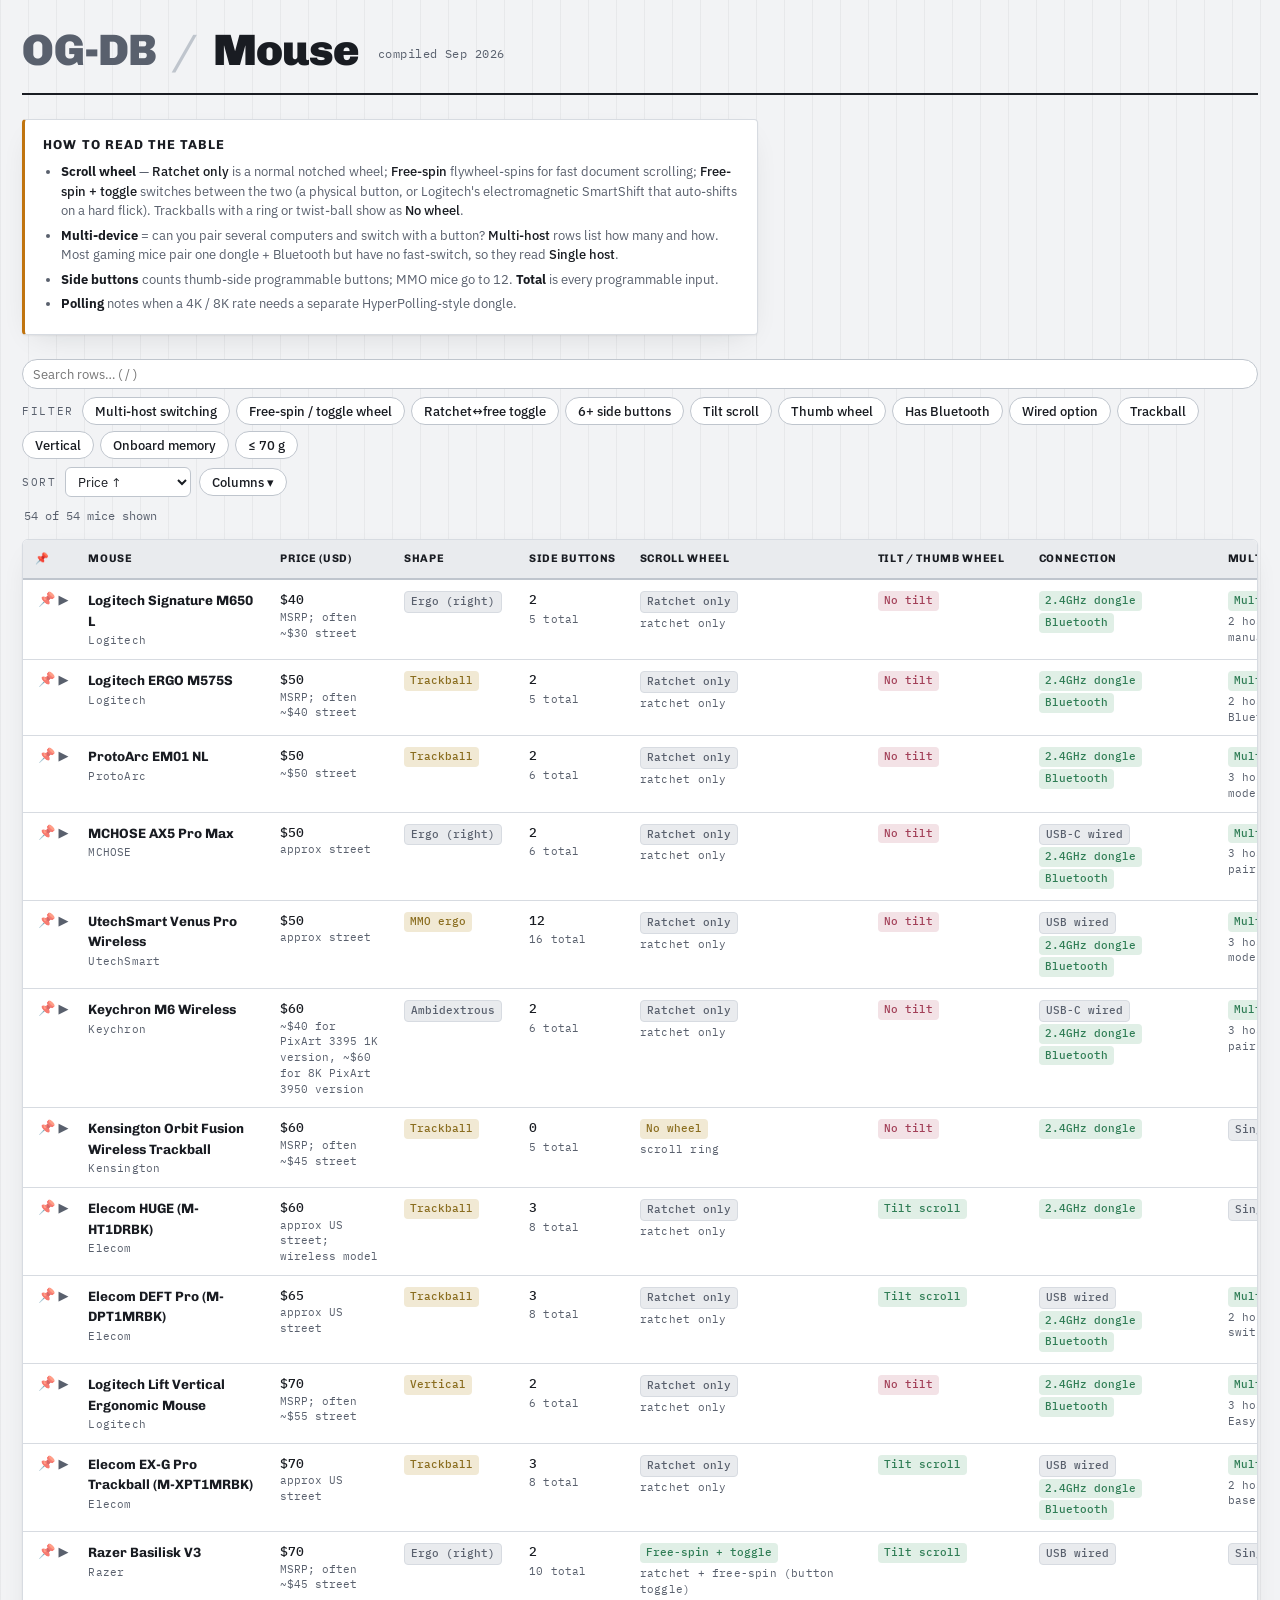
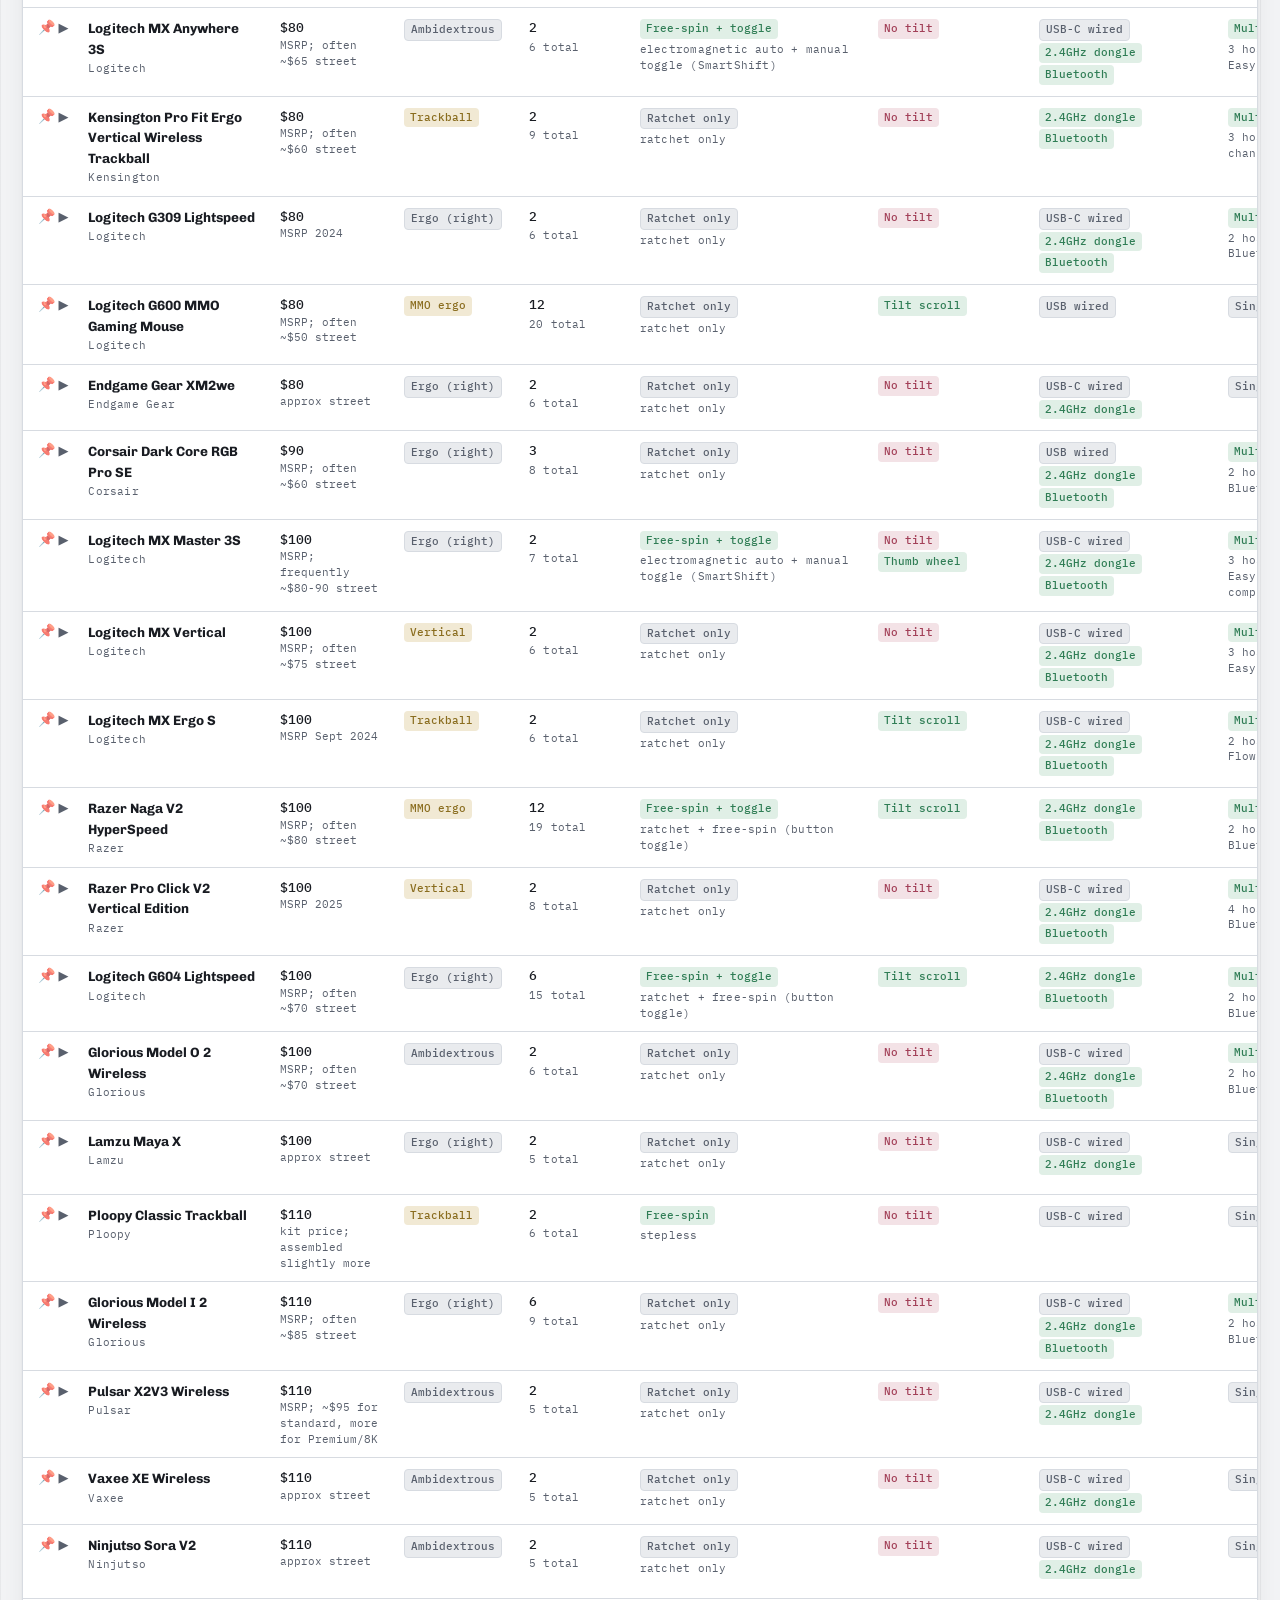
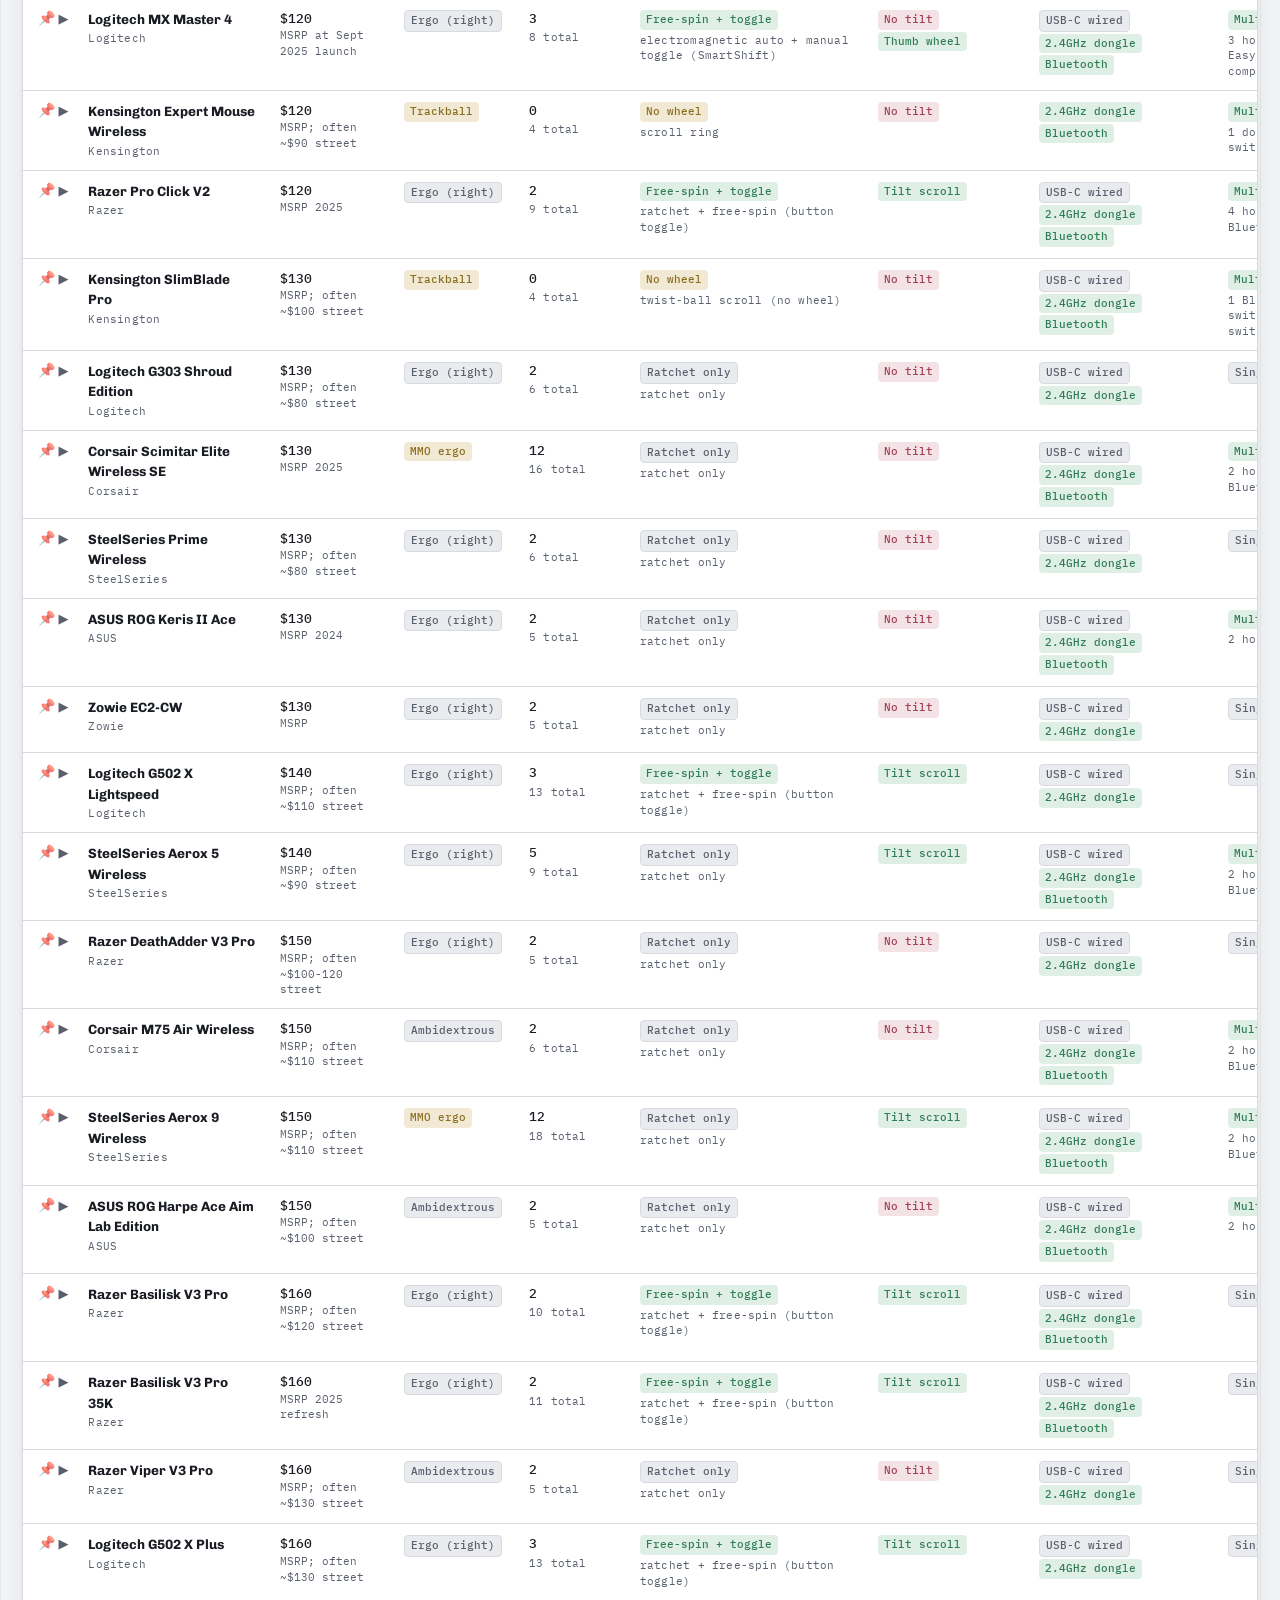
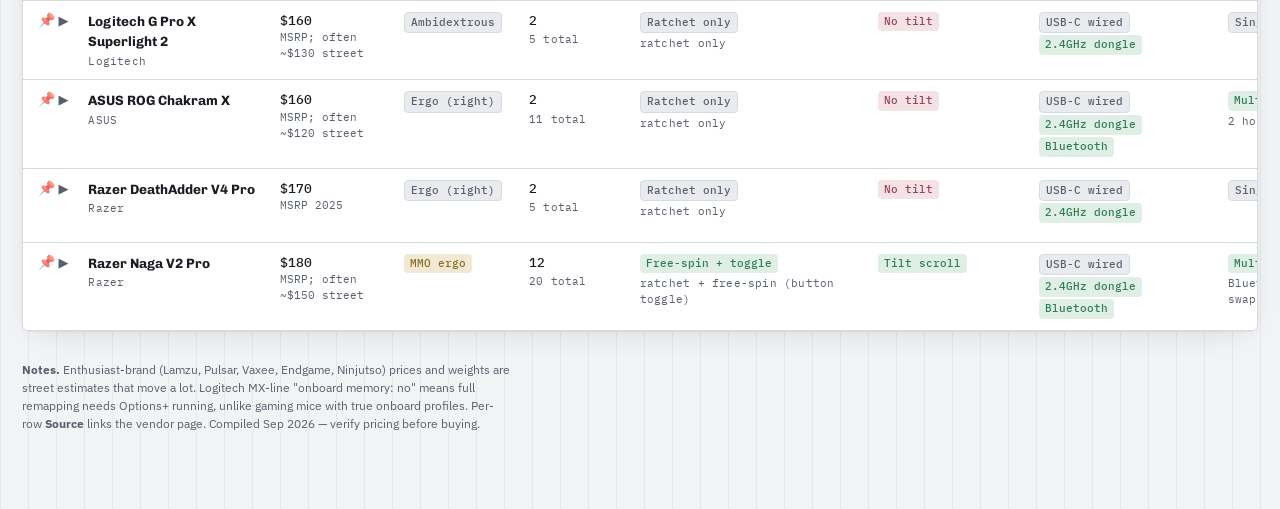
<file: mice/index.html>
<!doctype html>
<html lang="en">
<head>
<meta charset="utf-8">
<meta name="viewport" content="width=device-width, initial-scale=1">
<title>Mouse</title>
<meta name="description" content="PC and gaming mice compared: side buttons, multi-device connectivity, scroll-wheel type (ratchet / free-spin / toggle), sensor, weight, software, price.">
<link rel="preconnect" href="https://fonts.googleapis.com">
<link rel="preconnect" href="https://fonts.gstatic.com" crossorigin>
<link rel="stylesheet" href="https://fonts.googleapis.com/css2?family=Chivo:wght@400;700;900&family=IBM+Plex+Sans:wght@400;500;600&family=IBM+Plex+Mono:wght@400;500;600&display=swap">
<style>
body{margin:0;font:14px/1.5 system-ui,-apple-system,Segoe UI,Roboto,sans-serif}img{max-width:100%}[hidden]{display:none!important}
:root{
  --bg:#f2f3f5;--surface:#fff;--surface-2:#e9ebee;--ink:#191c22;--ink-soft:#59606d;
  --line:#d7dbe1;--line-strong:#bfc5cd;--accent:#c0740f;--accent-ink:#8a5300;--accent-wash:#f6ecdd;
  --yes:#2f7d55;--yes-bg:#e0efe6;--no:#a23f57;--no-bg:#f3e2e6;--partial:#8a6d1f;--partial-bg:#f1e9d4;
  --shadow:0 1px 2px rgba(20,22,27,.05),0 10px 30px -14px rgba(20,22,27,.16);
  --grid:rgba(25,28,34,.05);
}
@media (prefers-color-scheme:dark){:root:not([data-theme="light"]){
  --bg:#0e1014;--surface:#171a20;--surface-2:#1f232b;--ink:#e9ebef;--ink-soft:#98a0ae;
  --line:#2a2f38;--line-strong:#3a414d;--accent:#e8a33d;--accent-ink:#f0b968;--accent-wash:#2c2113;
  --yes:#6fc394;--yes-bg:#183328;--no:#e08aa0;--no-bg:#3a2029;--partial:#d9b968;--partial-bg:#332c15;
  --shadow:0 1px 2px rgba(0,0,0,.4),0 16px 40px -18px rgba(0,0,0,.6);--grid:rgba(255,255,255,.045);
}}
:root[data-theme="dark"]{
  --bg:#0e1014;--surface:#171a20;--surface-2:#1f232b;--ink:#e9ebef;--ink-soft:#98a0ae;
  --line:#2a2f38;--line-strong:#3a414d;--accent:#e8a33d;--accent-ink:#f0b968;--accent-wash:#2c2113;
  --yes:#6fc394;--yes-bg:#183328;--no:#e08aa0;--no-bg:#3a2029;--partial:#d9b968;--partial-bg:#332c15;
  --shadow:0 1px 2px rgba(0,0,0,.4),0 16px 40px -18px rgba(0,0,0,.6);--grid:rgba(255,255,255,.045);
}
*{box-sizing:border-box}
body{
  margin:0;color:var(--ink);
  background:linear-gradient(90deg,var(--grid) 1px,transparent 1px) 0 0/28px 100%,var(--bg);
  font-family:"IBM Plex Sans",system-ui,-apple-system,Segoe UI,Roboto,sans-serif;line-height:1.5;
}
.wrap{max-width:min(2600px,99vw);margin:0 auto;padding:clamp(16px,2.5vw,28px) clamp(8px,1.5vw,16px) 64px}

header.masthead{border-bottom:2px solid var(--ink);padding-bottom:20px;margin-bottom:24px}
h1{font-family:"Chivo",sans-serif;font-weight:900;font-size:clamp(26px,4.6vw,44px);
  line-height:1.02;margin:0;letter-spacing:-.02em;text-wrap:balance}
h1 .crumb{color:var(--ink-soft);text-decoration:none}
h1 .crumb:hover,h1 .crumb:focus-visible{color:var(--accent)}
h1 .sep{color:var(--line-strong);margin:0 .35em;font-weight:400}
.compiled{font-family:"IBM Plex Mono",monospace;font-size:12px;letter-spacing:.04em;
  color:var(--ink-soft);font-weight:400;white-space:nowrap;margin-left:12px;vertical-align:middle}

.primer{background:var(--surface);border:1px solid var(--line);border-left:3px solid var(--accent);
  border-radius:4px;padding:15px 18px;margin:20px 0 24px;box-shadow:var(--shadow);max-width:92ch}
.primer h2{font-family:"Chivo",sans-serif;font-weight:700;font-size:13px;margin:0 0 8px;
  text-transform:uppercase;letter-spacing:.08em}
.primer ul{margin:0;padding-left:18px;font-size:13px;color:var(--ink-soft)}
.primer li{margin:5px 0}
.primer strong{color:var(--ink)}
.primer em{color:var(--ink);font-style:normal;font-weight:500}

.controls{display:flex;flex-wrap:wrap;gap:8px;align-items:center;margin-bottom:8px}
.controls .grp{display:flex;flex-wrap:wrap;gap:6px;align-items:center}
.glabel{font-family:"IBM Plex Mono",monospace;font-size:11px;letter-spacing:.14em;
  text-transform:uppercase;color:var(--ink-soft);margin-right:2px}
button.chip{font-family:"IBM Plex Sans",sans-serif;font-size:12.5px;font-weight:500;color:var(--ink);
  background:var(--surface);border:1px solid var(--line-strong);border-radius:999px;padding:5px 12px;cursor:pointer;transition:.12s}
button.chip:hover{border-color:var(--accent)}
button.chip[aria-pressed="true"]{background:var(--accent);border-color:var(--accent);color:#1a1d23}
button.chip:focus-visible,select:focus-visible,tr.row:focus-visible{outline:2px solid var(--accent);outline-offset:2px}
select{font-family:"IBM Plex Sans",sans-serif;font-size:12.5px;padding:5px 8px;background:var(--surface);
  color:var(--ink);border:1px solid var(--line-strong);border-radius:6px}
.count{font-family:"IBM Plex Mono",monospace;font-size:12px;color:var(--ink-soft);margin:10px 2px 14px}

.colwrap{position:relative}
.colpanel{position:absolute;top:calc(100% + 6px);right:0;z-index:20;background:var(--surface);
  border:1px solid var(--line-strong);border-radius:8px;box-shadow:var(--shadow);padding:12px 14px;
  width:260px;max-height:70vh;overflow:auto;display:flex;flex-direction:column;gap:7px}
.colpanel .colhead{margin:0 0 2px;font-family:"IBM Plex Mono",monospace;font-size:10.5px;
  letter-spacing:.14em;text-transform:uppercase;color:var(--ink-soft)}
.colpanel label{display:flex;align-items:center;gap:8px;font-size:12.5px;cursor:pointer}
.colpanel input{accent-color:var(--accent)}
.colactions{display:flex;gap:8px;margin-top:6px;border-top:1px solid var(--line);padding-top:9px}
.colactions button{font-family:"IBM Plex Sans",sans-serif;font-size:11.5px;font-weight:500;cursor:pointer;
  background:var(--surface-2);color:var(--ink);border:1px solid var(--line-strong);border-radius:6px;padding:4px 10px}
.colactions button:hover{border-color:var(--accent)}

.tablewrap{overflow-x:auto;border:1px solid var(--line);border-radius:6px;box-shadow:var(--shadow)}
table{border-collapse:collapse;width:100%;background:var(--surface)}
thead th{position:sticky;top:0;z-index:2;background:var(--surface-2);font-family:"Chivo",sans-serif;
  font-weight:700;font-size:11px;letter-spacing:.06em;text-transform:uppercase;text-align:left;
  padding:11px 12px;color:var(--ink);border-bottom:2px solid var(--line-strong);white-space:nowrap}
thead th.sortable{cursor:pointer;user-select:none}
thead th.sortable:hover{color:var(--accent)}
thead th.sortable:focus-visible{outline:2px solid var(--accent);outline-offset:-2px}
thead th[aria-sort="ascending"],thead th[aria-sort="descending"]{color:var(--accent);background:var(--accent-wash)}
thead th .arrow{color:var(--accent);font-size:10px}
tbody tr.row{border-top:1px solid var(--line);cursor:pointer}
tbody tr.row:hover{background:var(--surface-2)}
td{padding:10px 12px;font-size:13px;vertical-align:top}
.name{font-family:"Chivo",sans-serif;font-weight:700;font-size:13.5px}
.sub{display:block;font-family:"IBM Plex Mono",monospace;font-size:10.5px;color:var(--ink-soft);
  font-weight:400;margin-top:2px;letter-spacing:.02em}
.price{font-family:"IBM Plex Mono",monospace;font-variant-numeric:tabular-nums;font-weight:500;white-space:nowrap}
.price small{display:block;color:var(--ink-soft);font-weight:400;font-size:10.5px;white-space:normal;max-width:22ch}
.tag{display:inline-block;font-family:"IBM Plex Mono",monospace;font-size:10.5px;font-weight:500;
  padding:2px 6px;border-radius:4px;margin:1px 3px 1px 0;white-space:nowrap}
.t-yes{background:var(--yes-bg);color:var(--yes)}
.t-no{background:var(--no-bg);color:var(--no)}
.t-part{background:var(--partial-bg);color:var(--partial)}
.t-neutral{background:var(--surface-2);color:var(--ink-soft);border:1px solid var(--line)}
a.srclink{font-family:"IBM Plex Mono",monospace;font-size:11.5px;color:var(--accent);text-decoration:none;white-space:nowrap}
a.srclink:hover,a.srclink:focus-visible{text-decoration:underline}

.expand{background:var(--bg)}
.expand td{padding:0}
.expand .inner{padding:16px 18px 20px;display:grid;grid-template-columns:repeat(auto-fit,minmax(230px,1fr));gap:14px 26px}
.expand h4{font-family:"IBM Plex Mono",monospace;font-size:10.5px;letter-spacing:.14em;text-transform:uppercase;color:var(--accent);margin:0 0 4px}
.expand p{margin:0;font-size:12.5px;color:var(--ink-soft)}
.expand p strong{color:var(--ink);font-weight:600}
dl.kv{margin:0;display:grid;grid-template-columns:max-content 1fr;gap:6px 16px;font-size:12.5px;color:var(--ink-soft);max-width:120ch}
dl.kv dt{font-family:"IBM Plex Mono",monospace;font-size:10.5px;letter-spacing:.1em;text-transform:uppercase;color:var(--ink);padding-top:1px}
dl.kv dd{margin:0}
.chev{display:inline-block;width:14px;color:var(--ink-soft);transition:transform .15s}
tr.row[aria-expanded="true"] .chev{transform:rotate(90deg);color:var(--accent)}
td.lead{white-space:nowrap;padding-right:4px}
.pin{border:0;background:none;cursor:pointer;font-size:14px;line-height:1;padding:2px 3px;
  opacity:.7;filter:none;transition:opacity .12s,transform .12s}
tr.row:hover .pin,.pin:focus-visible{opacity:1;transform:scale(1.15)}
.pin.on{filter:none}
.pin:focus-visible{outline:2px solid var(--accent);outline-offset:1px}
tr.row.pinned{background:var(--accent-wash)}
tr.row.pinned td:first-child{box-shadow:inset 3px 0 0 var(--accent)}
tr.row.pinned:hover{background:var(--accent-wash)}
.pincount{color:var(--accent-ink);font-weight:600}
.clearpins{border:0;background:none;color:var(--accent);font:inherit;font-size:11px;cursor:pointer;text-decoration:underline;padding:0 2px}

footer{margin-top:30px;font-size:12px;color:var(--ink-soft);max-width:70ch}
footer a{color:var(--accent)}
@media (prefers-reduced-motion:reduce){*{transition:none!important}}

.searchwrap{flex:1 1 220px;min-width:180px}
.rowsearch{width:100%;font-family:"IBM Plex Sans",sans-serif;font-size:12.5px;padding:6px 10px;background:var(--surface);color:var(--ink);border:1px solid var(--line-strong);border-radius:999px;outline:0}
.rowsearch:focus{border-color:var(--accent);box-shadow:0 0 0 3px var(--accent-wash)}
.rowsearch::-webkit-search-cancel-button{-webkit-appearance:none}

</style>
</head>
<body>
<div class="wrap">
  <header class="masthead">
    <h1><a class="crumb" href="../">OG-DB</a><span class="sep">/</span>Mouse <span class="compiled">compiled Sep 2026</span></h1>
  </header>
  <div class="primer"><h2>How to read the table</h2><ul><li><strong>Scroll wheel</strong> &mdash; <em>Ratchet only</em> is a normal notched wheel; <em>Free-spin</em> flywheel-spins for fast document scrolling; <em>Free-spin + toggle</em> switches between the two (a physical button, or Logitech's electromagnetic SmartShift that auto-shifts on a hard flick). Trackballs with a ring or twist-ball show as <em>No wheel</em>.</li><li><strong>Multi-device</strong> = can you pair several computers and switch with a button? <em>Multi-host</em> rows list how many and how. Most gaming mice pair one dongle + Bluetooth but have no fast-switch, so they read <em>Single host</em>.</li><li><strong>Side buttons</strong> counts thumb-side programmable buttons; MMO mice go to 12. <strong>Total</strong> is every programmable input.</li><li><strong>Polling</strong> notes when a 4K / 8K rate needs a separate HyperPolling-style dongle.</li></ul></div>
  <div class="controls">
    <div class="grp searchwrap"><input id="rowq" class="rowsearch" type="search" placeholder="Search rows… ( / )" autocomplete="off" aria-label="Search rows"></div>
    <div class="grp"><span class="glabel">Filter</span><span id="filters" style="display:contents"></span></div>
    <div class="grp"><span class="glabel">Sort</span><select id="sort"></select></div>
    <div class="grp colwrap">
      <button class="chip" id="colbtn" aria-expanded="false" aria-controls="colpanel">Columns ▾</button>
      <div class="colpanel" id="colpanel" hidden>
        <p class="colhead">Show columns</p>
        <div class="colactions"><button type="button" data-all="1">All</button><button type="button" data-all="0">Minimal</button></div>
      </div>
    </div>
  </div>
  <div class="count" id="count"></div>
  <div class="tablewrap"><table id="tbl"><thead><tr></tr></thead><tbody id="tbody"></tbody></table></div>
  <footer><p><strong>Notes.</strong> Enthusiast-brand (Lamzu, Pulsar, Vaxee, Endgame, Ninjutso) prices and weights are street estimates that move a lot. Logitech MX-line "onboard memory: no" means full remapping needs Options+ running, unlike gaming mice with true onboard profiles. Per-row <strong>Source</strong> links the vendor page. Compiled Sep 2026 &mdash; verify pricing before buying.</p></footer>
</div>
<script>
const DATA=[{"name":"Logitech MX Master 3S","brand":"Logitech","priceUSD":100,"priceNote":"MSRP; frequently ~$80-90 street","shape":"ergo right-hand","sideButtons":2,"buttonsTotal":7,"thumbWheel":true,"scrollWheel":"electromagnetic auto + manual toggle (SmartShift)","tiltScroll":false,"connection":["USB-C wired","2.4GHz dongle","Bluetooth"],"multiDevice":"3 hosts (Bluetooth or Logi Bolt), Easy-Switch button + Flow cross-computer","wireless":true,"sensor":"Logitech Darkfield 8K","maxDPI":8000,"pollingHz":"125","weightG":141,"onboardMemory":false,"software":"Logitech Options+","battery":"70 days rechargeable, USB-C, 1min = 3h","os":"Windows / macOS / Linux / iPadOS / ChromeOS","notes":"Best-in-class MagSpeed electromagnetic wheel with SmartShift auto-ratchet; quiet clicks; tracks on glass; not for fast gaming.","source":{"url":"https://www.logitech.com/en-us/products/mice/mx-master-3s.html","label":"Logitech"}},{"name":"Logitech MX Master 4","brand":"Logitech","priceUSD":120,"priceNote":"MSRP at Sept 2025 launch","shape":"ergo right-hand","sideButtons":3,"buttonsTotal":8,"thumbWheel":true,"scrollWheel":"electromagnetic auto + manual toggle (SmartShift)","tiltScroll":false,"connection":["USB-C wired","2.4GHz dongle","Bluetooth"],"multiDevice":"3 hosts (Bluetooth or Logi Bolt), Easy-Switch button + Flow cross-computer","wireless":true,"sensor":"Logitech Darkfield 8K","maxDPI":8000,"pollingHz":"125","weightG":150,"onboardMemory":false,"software":"Logitech Options+","battery":"70 days rechargeable, USB-C, 1min = 3h","os":"Windows / macOS / Linux / iPadOS / ChromeOS","notes":"Adds haptic feedback motor, extra thumb button and an Action Ring context menu over the MX Master 3S; same MagSpeed wheel.","source":{"url":"https://www.techpowerup.com/341480/logitech-introduces-the-mx-master-4-for-ususd-120","label":"TechPowerUp"}},{"name":"Logitech MX Anywhere 3S","brand":"Logitech","priceUSD":80,"priceNote":"MSRP; often ~$65 street","shape":"ambidextrous","sideButtons":2,"buttonsTotal":6,"thumbWheel":false,"scrollWheel":"electromagnetic auto + manual toggle (SmartShift)","tiltScroll":false,"connection":["USB-C wired","2.4GHz dongle","Bluetooth"],"multiDevice":"3 hosts (Bluetooth or Logi Bolt), Easy-Switch button + Flow","wireless":true,"sensor":"Logitech Darkfield 8K","maxDPI":8000,"pollingHz":"125","weightG":99,"onboardMemory":false,"software":"Logitech Options+","battery":"70 days rechargeable, USB-C, 1min = 3h","os":"Windows / macOS / Linux / iPadOS / ChromeOS","notes":"Compact travel version of the MX line with the same MagSpeed ratchet/free-spin wheel; no dedicated thumb wheel.","source":{"url":"https://www.logitech.com/en-us/products/mice/mx-anywhere-3s.html","label":"Logitech"}},{"name":"Logitech MX Vertical","brand":"Logitech","priceUSD":100,"priceNote":"MSRP; often ~$75 street","shape":"vertical","sideButtons":2,"buttonsTotal":6,"thumbWheel":false,"scrollWheel":"ratchet only","tiltScroll":false,"connection":["USB-C wired","2.4GHz dongle","Bluetooth"],"multiDevice":"3 hosts (Bluetooth or Unifying), Easy-Switch button + Flow","wireless":true,"sensor":"Logitech optical","maxDPI":4000,"pollingHz":"125","weightG":135,"onboardMemory":false,"software":"Logitech Options+","battery":"4 months rechargeable, USB-C, 1min = 3h","os":"Windows / macOS / Linux / ChromeOS","notes":"57-degree vertical handshake grip to reduce wrist pronation; plain notched wheel, no free-spin.","source":{"url":"https://www.logitech.com/en-us/products/mice/mx-vertical-ergonomic-mouse.html","label":"Logitech"}},{"name":"Logitech MX Ergo S","brand":"Logitech","priceUSD":100,"priceNote":"MSRP Sept 2024","shape":"trackball","sideButtons":2,"buttonsTotal":6,"thumbWheel":false,"scrollWheel":"ratchet only","tiltScroll":true,"connection":["USB-C wired","2.4GHz dongle","Bluetooth"],"multiDevice":"2 hosts, Easy-Switch button + Flow","wireless":true,"sensor":"optical trackball 2048 DPI","maxDPI":2048,"pollingHz":"125","weightG":259,"onboardMemory":false,"software":"Logitech Options+","battery":"120 days rechargeable, USB-C, 1min = 24h","os":"Windows / macOS / Linux / ChromeOS","notes":"Thumb-operated ball on an adjustable 0/20-degree tilt plate; quieter clicks and USB-C vs original MX Ergo; precision-speed button.","source":{"url":"https://www.logitech.com/en-us/shop/p/mx-ergo-s-wireless-trackball-mouse","label":"Logitech"}},{"name":"Logitech ERGO M575S","brand":"Logitech","priceUSD":50,"priceNote":"MSRP; often ~$40 street","shape":"trackball","sideButtons":2,"buttonsTotal":5,"thumbWheel":false,"scrollWheel":"ratchet only","tiltScroll":false,"connection":["2.4GHz dongle","Bluetooth"],"multiDevice":"2 hosts (1 Bolt dongle + 1 Bluetooth), manual pairing switch","wireless":true,"sensor":"optical trackball","maxDPI":2000,"pollingHz":"125","weightG":145,"onboardMemory":false,"software":"Logitech Options+","battery":"AA x1, up to 24 months","os":"Windows / macOS / Linux / ChromeOS","notes":"Entry thumb trackball; no wired mode, no tilt, no free-spin - just a dependable notched wheel.","source":{"url":"https://www.logitech.com/en-us/products/mice/ergo-m575-wireless-trackball.html","label":"Logitech"}},{"name":"Logitech Lift Vertical Ergonomic Mouse","brand":"Logitech","priceUSD":70,"priceNote":"MSRP; often ~$55 street","shape":"vertical","sideButtons":2,"buttonsTotal":6,"thumbWheel":false,"scrollWheel":"ratchet only","tiltScroll":false,"connection":["2.4GHz dongle","Bluetooth"],"multiDevice":"3 hosts (Bolt or Bluetooth), Easy-Switch button + Flow","wireless":true,"sensor":"Logitech optical","maxDPI":4000,"pollingHz":"125","weightG":125,"onboardMemory":false,"software":"Logitech Options+","battery":"AA x1, up to 24 months","os":"Windows / macOS / Linux / iPadOS / ChromeOS","notes":"Smaller-handed alternative to MX Vertical at 58 degrees; left-handed version sold separately; no wired mode.","source":{"url":"https://www.logitech.com/en-us/products/mice/lift-vertical-ergonomic-mouse.html","label":"Logitech"}},{"name":"Logitech Signature M650 L","brand":"Logitech","priceUSD":40,"priceNote":"MSRP; often ~$30 street","shape":"ergo right-hand","sideButtons":2,"buttonsTotal":5,"thumbWheel":false,"scrollWheel":"ratchet only","tiltScroll":false,"connection":["2.4GHz dongle","Bluetooth"],"multiDevice":"2 hosts (1 Bolt + 1 Bluetooth), manual switch","wireless":true,"sensor":"Logitech optical","maxDPI":2000,"pollingHz":"125","weightG":115,"onboardMemory":false,"software":"Logitech Options+","battery":"AA x1, up to 24 months","os":"Windows / macOS / Linux / iPadOS / ChromeOS","notes":"Budget silent-click ergo mouse; SmartWheel gives light near-free spin under fast flicks but has no true free-spin mode.","source":{"url":"https://www.logitech.com/en-us/products/mice/signature-m650.html","label":"Logitech"}},{"name":"Keychron M6 Wireless","brand":"Keychron","priceUSD":60,"priceNote":"~$40 for PixArt 3395 1K version, ~$60 for 8K PixArt 3950 version","shape":"ambidextrous","sideButtons":2,"buttonsTotal":6,"thumbWheel":false,"scrollWheel":"ratchet only","tiltScroll":false,"connection":["USB-C wired","2.4GHz dongle","Bluetooth"],"multiDevice":"3 hosts (1 dongle + 2 Bluetooth), pairing switch","wireless":true,"sensor":"PixArt PAW3395 (or PAW3950 on 8K model)","maxDPI":26000,"pollingHz":"1000 (8000 on PAW3950 dongle model)","weightG":86,"onboardMemory":true,"software":"Keychron Launcher (web) / VIA-style","battery":"up to 180h rechargeable, USB-C, 800mAh","os":"Windows / macOS / Linux","notes":"Lightweight tri-mode with silent-switch option and 5 onboard profiles; software-free web configurator.","source":{"url":"https://www.keychron.com/products/keychron-m6-wireless-mouse","label":"Keychron"}},{"name":"ProtoArc EM01 NL","brand":"ProtoArc","priceUSD":50,"priceNote":"~$50 street","shape":"trackball","sideButtons":2,"buttonsTotal":6,"thumbWheel":false,"scrollWheel":"ratchet only","tiltScroll":false,"connection":["2.4GHz dongle","Bluetooth"],"multiDevice":"3 hosts (1 dongle + 2 Bluetooth), mode button","wireless":true,"sensor":"optical trackball","maxDPI":1600,"pollingHz":"125","weightG":180,"onboardMemory":false,"software":"none (button-cycled DPI/light)","battery":"up to 100 days rechargeable, USB-C, 900mAh","os":"Windows / macOS / Android / iOS","notes":"Budget thumb trackball with adjustable 20-degree tilt and RGB; wireless only, no software remapping.","source":{"url":"https://www.protoarc.com/products/em01-nl-trackball-mouse","label":"ProtoArc"}},{"name":"MCHOSE AX5 Pro Max","brand":"MCHOSE","priceUSD":50,"priceNote":"approx street","shape":"ergo right-hand","sideButtons":2,"buttonsTotal":6,"thumbWheel":false,"scrollWheel":"ratchet only","tiltScroll":false,"connection":["USB-C wired","2.4GHz dongle","Bluetooth"],"multiDevice":"3 hosts (1 dongle + 2 Bluetooth), pairing button","wireless":true,"sensor":"PixArt PAW3395","maxDPI":26000,"pollingHz":"1000 (4000 w/ dongle)","weightG":74,"onboardMemory":true,"software":"MCHOSE driver","battery":"up to 150h rechargeable, USB-C","os":"Windows / macOS","notes":"Budget lightweight tri-mode gaming mouse; frequent value pick, build and software less polished than majors.","source":{"url":"https://www.mchose.com/","label":"MCHOSE"}},{"name":"Kensington SlimBlade Pro","brand":"Kensington","priceUSD":130,"priceNote":"MSRP; often ~$100 street","shape":"trackball","sideButtons":0,"buttonsTotal":4,"thumbWheel":false,"scrollWheel":"twist-ball scroll (no wheel)","tiltScroll":false,"connection":["USB-C wired","2.4GHz dongle","Bluetooth"],"multiDevice":"1 Bluetooth + 1 dongle host, mode switch (no rapid multi-host switching)","wireless":true,"sensor":"optical trackball","maxDPI":800,"pollingHz":"125","weightG":379,"onboardMemory":false,"software":"KensingtonWorks","battery":"up to 4 months rechargeable, USB-C","os":"Windows / macOS / ChromeOS / Linux (basic)","notes":"Large 55mm finger ball; scrolling is done by twisting the ball itself; 4 corner buttons, no thumb buttons.","source":{"url":"https://www.kensington.com/p/products/electronic-control-solutions/trackball-products/slimblade-pro-trackball/","label":"Kensington"}},{"name":"Kensington Expert Mouse Wireless","brand":"Kensington","priceUSD":120,"priceNote":"MSRP; often ~$90 street","shape":"trackball","sideButtons":0,"buttonsTotal":4,"thumbWheel":false,"scrollWheel":"scroll ring","tiltScroll":false,"connection":["2.4GHz dongle","Bluetooth"],"multiDevice":"1 dongle + 1 Bluetooth host, mode switch","wireless":true,"sensor":"optical trackball","maxDPI":400,"pollingHz":"125","weightG":240,"onboardMemory":false,"software":"KensingtonWorks","battery":"AA x2","os":"Windows / macOS / ChromeOS","notes":"Iconic 55mm center ball with a physical scroll ring around it; ambidextrous; 4 corner buttons, wrist rest included.","source":{"url":"https://www.kensington.com/p/products/electronic-control-solutions/trackball-products/expert-mouse-wireless-trackball/","label":"Kensington"}},{"name":"Kensington Pro Fit Ergo Vertical Wireless Trackball","brand":"Kensington","priceUSD":80,"priceNote":"MSRP; often ~$60 street","shape":"trackball","sideButtons":2,"buttonsTotal":9,"thumbWheel":false,"scrollWheel":"ratchet only","tiltScroll":false,"connection":["2.4GHz dongle","Bluetooth"],"multiDevice":"3 hosts (1 dongle + 2 Bluetooth), channel button","wireless":true,"sensor":"optical trackball","maxDPI":1600,"pollingHz":"125","weightG":175,"onboardMemory":false,"software":"KensingtonWorks","battery":"AA x2, up to ~12 months","os":"Windows / macOS / ChromeOS","notes":"Vertical thumb-ball trackball at a 60-degree angle; 9 programmable buttons and true 3-device switching.","source":{"url":"https://www.kensington.com/p/products/electronic-control-solutions/trackball-products/pro-fit-ergo-vertical-wireless-trackball/","label":"Kensington"}},{"name":"Kensington Orbit Fusion Wireless Trackball","brand":"Kensington","priceUSD":60,"priceNote":"MSRP; often ~$45 street","shape":"trackball","sideButtons":0,"buttonsTotal":5,"thumbWheel":false,"scrollWheel":"scroll ring","tiltScroll":false,"connection":["2.4GHz dongle"],"multiDevice":"none (single dongle host)","wireless":true,"sensor":"optical trackball","maxDPI":1600,"pollingHz":"125","weightG":129,"onboardMemory":false,"software":"KensingtonWorks","battery":"AA x2","os":"Windows / macOS / ChromeOS","notes":"Finger-operated 40mm ball with scroll ring and detachable wrist rest; 2.4GHz only, no Bluetooth.","source":{"url":"https://www.kensington.com/p/products/electronic-control-solutions/trackball-products/orbit-fusion-wireless-trackball/","label":"Kensington"}},{"name":"Elecom HUGE (M-HT1DRBK)","brand":"Elecom","priceUSD":60,"priceNote":"approx US street; wireless model","shape":"trackball","sideButtons":3,"buttonsTotal":8,"thumbWheel":false,"scrollWheel":"ratchet only","tiltScroll":true,"connection":["2.4GHz dongle"],"multiDevice":"none (single dongle host)","wireless":true,"sensor":"optical trackball","maxDPI":1500,"pollingHz":"125","weightG":240,"onboardMemory":false,"software":"Elecom Mouse Assistant","battery":"AA x2","os":"Windows / macOS","notes":"Large 52mm thumb ball with a big palm rest, 8 buttons, tilt wheel and adjustable click tension; 2.4GHz only.","source":{"url":"https://www.elecom.co.jp/products/M-HT1DRBK.html","label":"Elecom"}},{"name":"Elecom DEFT Pro (M-DPT1MRBK)","brand":"Elecom","priceUSD":65,"priceNote":"approx US street","shape":"trackball","sideButtons":3,"buttonsTotal":8,"thumbWheel":false,"scrollWheel":"ratchet only","tiltScroll":true,"connection":["USB wired","2.4GHz dongle","Bluetooth"],"multiDevice":"2 hosts (dongle + Bluetooth), switch on base","wireless":true,"sensor":"optical trackball","maxDPI":1500,"pollingHz":"125","weightG":128,"onboardMemory":false,"software":"Elecom Mouse Assistant","battery":"AA x1","os":"Windows / macOS","notes":"Index/middle-finger 52mm ball, 8 buttons plus tilt wheel; one of the few Elecom balls with wired + BT + dongle.","source":{"url":"https://www.elecom.co.jp/products/M-DPT1MRBK.html","label":"Elecom"}},{"name":"Elecom EX-G Pro Trackball (M-XPT1MRBK)","brand":"Elecom","priceUSD":70,"priceNote":"approx US street","shape":"trackball","sideButtons":3,"buttonsTotal":8,"thumbWheel":false,"scrollWheel":"ratchet only","tiltScroll":true,"connection":["USB wired","2.4GHz dongle","Bluetooth"],"multiDevice":"2 hosts (dongle + Bluetooth), base switch","wireless":true,"sensor":"optical trackball","maxDPI":1500,"pollingHz":"125","weightG":116,"onboardMemory":false,"software":"Elecom Mouse Assistant","battery":"AA x1","os":"Windows / macOS","notes":"Compact thumb-ball with 8 buttons, tilt wheel and tri-mode connectivity; supports low click-noise switches.","source":{"url":"https://www.elecom.co.jp/products/M-XPT1MRBK.html","label":"Elecom"}},{"name":"Ploopy Classic Trackball","brand":"Ploopy","priceUSD":110,"priceNote":"kit price; assembled slightly more","shape":"trackball","sideButtons":2,"buttonsTotal":6,"thumbWheel":false,"scrollWheel":"stepless","tiltScroll":false,"connection":["USB-C wired"],"multiDevice":"none","wireless":false,"sensor":"PMW3360","maxDPI":12000,"pollingHz":"1000","weightG":300,"onboardMemory":true,"software":"QMK / VIA (open source)","battery":"N/A wired","os":"Windows / macOS / Linux","notes":"Open-source, 3D-printed, QMK-programmable finger trackball; fully remappable firmware, optical encoder scroll.","source":{"url":"https://ploopy.co/classic-trackball/","label":"Ploopy"}},{"name":"Razer Basilisk V3","brand":"Razer","priceUSD":70,"priceNote":"MSRP; often ~$45 street","shape":"ergo right-hand","sideButtons":2,"buttonsTotal":10,"thumbWheel":false,"scrollWheel":"ratchet + free-spin (button toggle)","tiltScroll":true,"connection":["USB wired"],"multiDevice":"none","wireless":false,"sensor":"Razer Focus+ 26K","maxDPI":26000,"pollingHz":"1000","weightG":101,"onboardMemory":true,"software":"Razer Synapse","battery":"N/A wired","os":"Windows","notes":"Wired HyperScroll wheel with a physical toggle between tactile and free-spin plus tilt; sniper button on thumb.","source":{"url":"https://www.razer.com/gaming-mice/razer-basilisk-v3","label":"Razer"}},{"name":"Razer Basilisk V3 Pro","brand":"Razer","priceUSD":160,"priceNote":"MSRP; often ~$120 street","shape":"ergo right-hand","sideButtons":2,"buttonsTotal":10,"thumbWheel":false,"scrollWheel":"ratchet + free-spin (button toggle)","tiltScroll":true,"connection":["USB-C wired","2.4GHz dongle","Bluetooth"],"multiDevice":"none (game-focused; one active link at a time)","wireless":true,"sensor":"Razer Focus Pro 30K","maxDPI":30000,"pollingHz":"1000 (4000 w/ HyperPolling dongle)","weightG":112,"onboardMemory":true,"software":"Razer Synapse","battery":"up to 90h rechargeable, USB-C","os":"Windows / macOS (limited)","notes":"Wireless HyperScroll Tilt wheel with tactile / free-spin / Smart-Reel auto modes; optional wireless charging dock.","source":{"url":"https://www.razer.com/gaming-mice/razer-basilisk-v3-pro","label":"Razer"}},{"name":"Razer Basilisk V3 Pro 35K","brand":"Razer","priceUSD":160,"priceNote":"MSRP 2025 refresh","shape":"ergo right-hand","sideButtons":2,"buttonsTotal":11,"thumbWheel":false,"scrollWheel":"ratchet + free-spin (button toggle)","tiltScroll":true,"connection":["USB-C wired","2.4GHz dongle","Bluetooth"],"multiDevice":"none (game-focused; one active link at a time)","wireless":true,"sensor":"Razer Focus Pro 35K Gen 2","maxDPI":35000,"pollingHz":"1000 (8000 w/ HyperPolling dongle)","weightG":112,"onboardMemory":true,"software":"Razer Synapse","battery":"up to 140h rechargeable, USB-C","os":"Windows / macOS (limited)","notes":"Spec-bump of the V3 Pro: 35K Gen-2 sensor, native 8K wireless polling, longer battery; same HyperScroll Tilt wheel.","source":{"url":"https://www.razer.com/gaming-mice/razer-basilisk-v3-pro-35k","label":"Razer"}},{"name":"Razer DeathAdder V3 Pro","brand":"Razer","priceUSD":150,"priceNote":"MSRP; often ~$100-120 street","shape":"ergo right-hand","sideButtons":2,"buttonsTotal":5,"thumbWheel":false,"scrollWheel":"ratchet only","tiltScroll":false,"connection":["USB-C wired","2.4GHz dongle"],"multiDevice":"none","wireless":true,"sensor":"Razer Focus Pro 30K","maxDPI":30000,"pollingHz":"1000 (4000 w/ HyperPolling dongle)","weightG":63,"onboardMemory":true,"software":"Razer Synapse","battery":"up to 90h rechargeable, USB-C","os":"Windows / macOS (limited)","notes":"Lightweight esports ergo shape; no Bluetooth, plain notched wheel, minimal buttons - built for FPS.","source":{"url":"https://www.razer.com/gaming-mice/razer-deathadder-v3-pro","label":"Razer"}},{"name":"Razer DeathAdder V4 Pro","brand":"Razer","priceUSD":170,"priceNote":"MSRP 2025","shape":"ergo right-hand","sideButtons":2,"buttonsTotal":5,"thumbWheel":false,"scrollWheel":"ratchet only","tiltScroll":false,"connection":["USB-C wired","2.4GHz dongle"],"multiDevice":"none","wireless":true,"sensor":"Razer Focus Pro 45K","maxDPI":45000,"pollingHz":"1000 (8000 native, no separate dongle)","weightG":56,"onboardMemory":true,"software":"Razer Synapse","battery":"up to 150h rechargeable, USB-C","os":"Windows / macOS (limited)","notes":"Lighter DeathAdder with 45K sensor and built-in 8K polling; still FPS-minimal, no BT or free-spin.","source":{"url":"https://www.razer.com/gaming-mice/razer-deathadder-v4-pro","label":"Razer"}},{"name":"Razer Viper V3 Pro","brand":"Razer","priceUSD":160,"priceNote":"MSRP; often ~$130 street","shape":"ambidextrous","sideButtons":2,"buttonsTotal":5,"thumbWheel":false,"scrollWheel":"ratchet only","tiltScroll":false,"connection":["USB-C wired","2.4GHz dongle"],"multiDevice":"none","wireless":true,"sensor":"Razer Focus Pro 35K","maxDPI":35000,"pollingHz":"1000 (8000 w/ HyperPolling dongle)","weightG":54,"onboardMemory":true,"software":"Razer Synapse","battery":"up to 95h rechargeable, USB-C","os":"Windows / macOS (limited)","notes":"Ultralight ambidextrous esports mouse (right-side buttons only); pure competitive tool, no BT.","source":{"url":"https://www.razer.com/gaming-mice/razer-viper-v3-pro","label":"Razer"}},{"name":"Razer Naga V2 Pro","brand":"Razer","priceUSD":180,"priceNote":"MSRP; often ~$150 street","shape":"MMO ergo","sideButtons":12,"buttonsTotal":20,"thumbWheel":false,"scrollWheel":"ratchet + free-spin (button toggle)","tiltScroll":true,"connection":["USB-C wired","2.4GHz dongle","Bluetooth"],"multiDevice":"Bluetooth + HyperSpeed dongle; swap side plates (2/6/12 button)","wireless":true,"sensor":"Razer Focus Pro 30K","maxDPI":30000,"pollingHz":"1000 (4000 w/ HyperPolling dongle)","weightG":134,"onboardMemory":true,"software":"Razer Synapse","battery":"up to 150h rechargeable, USB-C","os":"Windows / macOS (limited)","notes":"Flagship MMO mouse: swappable 2/6/12-button thumb plates plus HyperScroll tilt toggle wheel.","source":{"url":"https://www.razer.com/gaming-mice/razer-naga-v2-pro","label":"Razer"}},{"name":"Razer Naga V2 HyperSpeed","brand":"Razer","priceUSD":100,"priceNote":"MSRP; often ~$80 street","shape":"MMO ergo","sideButtons":12,"buttonsTotal":19,"thumbWheel":false,"scrollWheel":"ratchet + free-spin (button toggle)","tiltScroll":true,"connection":["2.4GHz dongle","Bluetooth"],"multiDevice":"2 hosts (HyperSpeed dongle + Bluetooth)","wireless":true,"sensor":"Razer 30K optical","maxDPI":30000,"pollingHz":"1000","weightG":95,"onboardMemory":true,"software":"Razer Synapse","battery":"AA x1, up to 250h (400h BT)","os":"Windows / macOS (limited)","notes":"AA-powered 12-side-button MMO mouse with HyperScroll toggle wheel; no wired mode, fixed side plate.","source":{"url":"https://www.razer.com/gaming-mice/razer-naga-v2-hyperspeed","label":"Razer"}},{"name":"Razer Pro Click V2 Vertical Edition","brand":"Razer","priceUSD":100,"priceNote":"MSRP 2025","shape":"vertical","sideButtons":2,"buttonsTotal":8,"thumbWheel":false,"scrollWheel":"ratchet only","tiltScroll":false,"connection":["USB-C wired","2.4GHz dongle","Bluetooth"],"multiDevice":"4 hosts (1 HyperSpeed dongle + 3 Bluetooth), Easy-Switch button","wireless":true,"sensor":"Razer optical 30K","maxDPI":30000,"pollingHz":"1000","weightG":108,"onboardMemory":true,"software":"Razer Synapse","battery":"up to 6 months rechargeable, USB-C","os":"Windows / macOS","notes":"Razer's productivity vertical mouse; genuine multi-host switching across four devices, silent clicks.","source":{"url":"https://www.razer.com/productivity-mice/razer-pro-click-v2-vertical-edition","label":"Razer"}},{"name":"Razer Pro Click V2","brand":"Razer","priceUSD":120,"priceNote":"MSRP 2025","shape":"ergo right-hand","sideButtons":2,"buttonsTotal":9,"thumbWheel":false,"scrollWheel":"ratchet + free-spin (button toggle)","tiltScroll":true,"connection":["USB-C wired","2.4GHz dongle","Bluetooth"],"multiDevice":"4 hosts (1 HyperSpeed dongle + 3 Bluetooth), Easy-Switch button","wireless":true,"sensor":"Razer optical 30K","maxDPI":30000,"pollingHz":"1000","weightG":100,"onboardMemory":true,"software":"Razer Synapse","battery":"up to 8 months rechargeable, USB-C","os":"Windows / macOS","notes":"Productivity ergo with a free-spin toggle wheel plus tilt and true 4-device switching - a rare Razer MX Master rival.","source":{"url":"https://www.razer.com/productivity-mice/razer-pro-click-v2","label":"Razer"}},{"name":"Logitech G502 X Plus","brand":"Logitech","priceUSD":160,"priceNote":"MSRP; often ~$130 street","shape":"ergo right-hand","sideButtons":3,"buttonsTotal":13,"thumbWheel":false,"scrollWheel":"ratchet + free-spin (button toggle)","tiltScroll":true,"connection":["USB-C wired","2.4GHz dongle"],"multiDevice":"none","wireless":true,"sensor":"Logitech HERO 25K","maxDPI":25600,"pollingHz":"1000","weightG":106,"onboardMemory":true,"software":"Logitech G HUB","battery":"up to 120h rechargeable (37h RGB), USB-C","os":"Windows / macOS","notes":"Loaded wireless gaming mouse: dual-mode scroll with manual free-spin toggle, tilt, removable DPI-shift button, LIGHTFORCE switches.","source":{"url":"https://www.logitechg.com/en-us/products/gaming-mice/g502-x-plus-wireless-lightforce.html","label":"Logitech G"}},{"name":"Logitech G502 X Lightspeed","brand":"Logitech","priceUSD":140,"priceNote":"MSRP; often ~$110 street","shape":"ergo right-hand","sideButtons":3,"buttonsTotal":13,"thumbWheel":false,"scrollWheel":"ratchet + free-spin (button toggle)","tiltScroll":true,"connection":["USB-C wired","2.4GHz dongle"],"multiDevice":"none","wireless":true,"sensor":"Logitech HERO 25K","maxDPI":25600,"pollingHz":"1000","weightG":102,"onboardMemory":true,"software":"Logitech G HUB","battery":"up to 140h rechargeable, USB-C","os":"Windows / macOS","notes":"Same as G502 X Plus without RGB; keeps the physical ratchet/free-spin toggle and tilt wheel.","source":{"url":"https://www.logitechg.com/en-us/products/gaming-mice/g502-x-lightspeed-wireless-gaming-mouse.html","label":"Logitech G"}},{"name":"Logitech G Pro X Superlight 2","brand":"Logitech","priceUSD":160,"priceNote":"MSRP; often ~$130 street","shape":"ambidextrous","sideButtons":2,"buttonsTotal":5,"thumbWheel":false,"scrollWheel":"ratchet only","tiltScroll":false,"connection":["USB-C wired","2.4GHz dongle"],"multiDevice":"none","wireless":true,"sensor":"Logitech HERO 2","maxDPI":44000,"pollingHz":"1000 (2000/4000 selectable)","weightG":60,"onboardMemory":true,"software":"Logitech G HUB","battery":"up to 95h rechargeable, USB-C","os":"Windows / macOS","notes":"Minimalist ultralight esports mouse; right-side buttons present but not sculpted; plain wheel, no BT.","source":{"url":"https://www.logitechg.com/en-us/products/gaming-mice/pro-x-superlight-2.html","label":"Logitech G"}},{"name":"Logitech G303 Shroud Edition","brand":"Logitech","priceUSD":130,"priceNote":"MSRP; often ~$80 street","shape":"ergo right-hand","sideButtons":2,"buttonsTotal":6,"thumbWheel":false,"scrollWheel":"ratchet only","tiltScroll":false,"connection":["USB-C wired","2.4GHz dongle"],"multiDevice":"none","wireless":true,"sensor":"Logitech HERO 25K","maxDPI":25600,"pollingHz":"1000","weightG":75,"onboardMemory":true,"software":"Logitech G HUB","battery":"up to 145h rechargeable, USB-C","os":"Windows / macOS","notes":"Revived angular G303 shape tuned with pro Shroud; light and fast, no free-spin or BT.","source":{"url":"https://www.logitechg.com/en-us/products/gaming-mice/g303-shroud-edition-wireless-gaming-mouse.html","label":"Logitech G"}},{"name":"Logitech G309 Lightspeed","brand":"Logitech","priceUSD":80,"priceNote":"MSRP 2024","shape":"ergo right-hand","sideButtons":2,"buttonsTotal":6,"thumbWheel":false,"scrollWheel":"ratchet only","tiltScroll":false,"connection":["USB-C wired","2.4GHz dongle","Bluetooth"],"multiDevice":"2 hosts (Lightspeed dongle + Bluetooth)","wireless":true,"sensor":"Logitech HERO 2","maxDPI":25600,"pollingHz":"1000 (2000/4000 w/ optional POWERPLAY)","weightG":86,"onboardMemory":true,"software":"Logitech G HUB","battery":"AA x1, up to 300h (600h BT); POWERPLAY compatible","os":"Windows / macOS","notes":"Value Lightspeed mouse; AA battery, adds Bluetooth so it doubles as a light productivity mouse.","source":{"url":"https://www.logitechg.com/en-us/products/gaming-mice/g309-lightspeed-wireless-gaming-mouse.html","label":"Logitech G"}},{"name":"Logitech G604 Lightspeed","brand":"Logitech","priceUSD":100,"priceNote":"MSRP; often ~$70 street","shape":"ergo right-hand","sideButtons":6,"buttonsTotal":15,"thumbWheel":false,"scrollWheel":"ratchet + free-spin (button toggle)","tiltScroll":true,"connection":["2.4GHz dongle","Bluetooth"],"multiDevice":"2 hosts (Lightspeed dongle + Bluetooth), mode button","wireless":true,"sensor":"Logitech HERO 25K","maxDPI":25600,"pollingHz":"1000","weightG":135,"onboardMemory":true,"software":"Logitech G HUB","battery":"AA x1, up to 240h (5.5 months BT)","os":"Windows / macOS","notes":"Lightweight-MMO hybrid with six thumb buttons and a MagSpeed-style ratchet/free-spin toggle wheel; AA powered.","source":{"url":"https://www.logitechg.com/en-us/products/gaming-mice/g604-lightspeed-wireless-gaming-mouse.html","label":"Logitech G"}},{"name":"Logitech G600 MMO Gaming Mouse","brand":"Logitech","priceUSD":80,"priceNote":"MSRP; often ~$50 street","shape":"MMO ergo","sideButtons":12,"buttonsTotal":20,"thumbWheel":false,"scrollWheel":"ratchet only","tiltScroll":true,"connection":["USB wired"],"multiDevice":"none","wireless":false,"sensor":"Logitech optical","maxDPI":8200,"pollingHz":"1000","weightG":133,"onboardMemory":true,"software":"Logitech G HUB / LGS","battery":"N/A wired","os":"Windows / macOS","notes":"Classic 12-button thumb-grid MMO mouse with a third 'G-Shift' ring finger button; tilt wheel, no free-spin.","source":{"url":"https://www.logitechg.com/en-us/products/gaming-mice/g600-mmo-gaming-mouse.html","label":"Logitech G"}},{"name":"Corsair Scimitar Elite Wireless SE","brand":"Corsair","priceUSD":130,"priceNote":"MSRP 2025","shape":"MMO ergo","sideButtons":12,"buttonsTotal":16,"thumbWheel":false,"scrollWheel":"ratchet only","tiltScroll":false,"connection":["USB-C wired","2.4GHz dongle","Bluetooth"],"multiDevice":"2 hosts (Slipstream dongle + Bluetooth)","wireless":true,"sensor":"Corsair 33K optical","maxDPI":33000,"pollingHz":"1000","weightG":114,"onboardMemory":true,"software":"Corsair iCUE","battery":"up to 150h rechargeable, USB-C","os":"Windows / macOS","notes":"12-button slider thumb pad that physically adjusts fore/aft; SE adds an Elgato virtual Stream Deck integration.","source":{"url":"https://www.corsair.com/us/en/p/gaming-mouse/ch-9314014-ww/scimitar-elite-wireless-se-mmo-gaming-mouse","label":"Corsair"}},{"name":"Corsair M75 Air Wireless","brand":"Corsair","priceUSD":150,"priceNote":"MSRP; often ~$110 street","shape":"ambidextrous","sideButtons":2,"buttonsTotal":6,"thumbWheel":false,"scrollWheel":"ratchet only","tiltScroll":false,"connection":["USB-C wired","2.4GHz dongle","Bluetooth"],"multiDevice":"2 hosts (Slipstream dongle + Bluetooth)","wireless":true,"sensor":"PixArt PAW3395","maxDPI":26000,"pollingHz":"1000","weightG":60,"onboardMemory":true,"software":"Corsair iCUE","battery":"up to 100h rechargeable, USB-C","os":"Windows / macOS","notes":"Ultralight symmetrical mouse; swappable left/right side buttons; plain wheel, no tilt.","source":{"url":"https://www.corsair.com/us/en/p/gaming-mouse/ch-9316000-na/m75-air-wireless-ultra-lightweight-gaming-mouse","label":"Corsair"}},{"name":"Corsair Dark Core RGB Pro SE","brand":"Corsair","priceUSD":90,"priceNote":"MSRP; often ~$60 street","shape":"ergo right-hand","sideButtons":3,"buttonsTotal":8,"thumbWheel":false,"scrollWheel":"ratchet only","tiltScroll":false,"connection":["USB wired","2.4GHz dongle","Bluetooth"],"multiDevice":"2 hosts (Slipstream dongle + Bluetooth)","wireless":true,"sensor":"PixArt PMW3391","maxDPI":18000,"pollingHz":"1000","weightG":133,"onboardMemory":true,"software":"Corsair iCUE","battery":"up to 50h rechargeable (Qi wireless charging on SE)","os":"Windows / macOS","notes":"Wide ergo palm mouse with interchangeable side grips; SE model supports Qi wireless charging.","source":{"url":"https://www.corsair.com/us/en/p/gaming-mouse/ch-9315511-na/dark-core-rgb-pro-se-wireless-gaming-mouse","label":"Corsair"}},{"name":"SteelSeries Aerox 5 Wireless","brand":"SteelSeries","priceUSD":140,"priceNote":"MSRP; often ~$90 street","shape":"ergo right-hand","sideButtons":5,"buttonsTotal":9,"thumbWheel":false,"scrollWheel":"ratchet only","tiltScroll":true,"connection":["USB-C wired","2.4GHz dongle","Bluetooth"],"multiDevice":"2 hosts (Quantum 2.0 dongle + Bluetooth)","wireless":true,"sensor":"TrueMove Air","maxDPI":18000,"pollingHz":"1000","weightG":74,"onboardMemory":true,"software":"SteelSeries GG","battery":"up to 180h rechargeable, USB-C","os":"Windows / macOS","notes":"Holey lightweight mouse with a multi-directional thumb-button cluster (9 inputs) and tilt wheel; IP54 rated.","source":{"url":"https://steelseries.com/gaming-mice/aerox-5-wireless","label":"SteelSeries"}},{"name":"SteelSeries Aerox 9 Wireless","brand":"SteelSeries","priceUSD":150,"priceNote":"MSRP; often ~$110 street","shape":"MMO ergo","sideButtons":12,"buttonsTotal":18,"thumbWheel":false,"scrollWheel":"ratchet only","tiltScroll":true,"connection":["USB-C wired","2.4GHz dongle","Bluetooth"],"multiDevice":"2 hosts (Quantum 2.0 dongle + Bluetooth)","wireless":true,"sensor":"TrueMove Air","maxDPI":18000,"pollingHz":"1000","weightG":89,"onboardMemory":true,"software":"SteelSeries GG","battery":"up to 180h rechargeable, USB-C","os":"Windows / macOS","notes":"Lightest 12-side-button MMO mouse thanks to a honeycomb shell; IP54 water/dust resistant; tilt wheel.","source":{"url":"https://steelseries.com/gaming-mice/aerox-9-wireless","label":"SteelSeries"}},{"name":"SteelSeries Prime Wireless","brand":"SteelSeries","priceUSD":130,"priceNote":"MSRP; often ~$80 street","shape":"ergo right-hand","sideButtons":2,"buttonsTotal":6,"thumbWheel":false,"scrollWheel":"ratchet only","tiltScroll":false,"connection":["USB-C wired","2.4GHz dongle"],"multiDevice":"none","wireless":true,"sensor":"TrueMove Air","maxDPI":18000,"pollingHz":"1000","weightG":80,"onboardMemory":true,"software":"SteelSeries GG","battery":"up to 100h rechargeable, USB-C","os":"Windows / macOS","notes":"Pure FPS mouse designed with pros; magnetic optical switches, no BT, plain wheel.","source":{"url":"https://steelseries.com/gaming-mice/prime-wireless","label":"SteelSeries"}},{"name":"Glorious Model O 2 Wireless","brand":"Glorious","priceUSD":100,"priceNote":"MSRP; often ~$70 street","shape":"ambidextrous","sideButtons":2,"buttonsTotal":6,"thumbWheel":false,"scrollWheel":"ratchet only","tiltScroll":false,"connection":["USB-C wired","2.4GHz dongle","Bluetooth"],"multiDevice":"2 hosts (2.4GHz dongle + Bluetooth)","wireless":true,"sensor":"BAMF 2.0 (PixArt-based)","maxDPI":26000,"pollingHz":"1000","weightG":68,"onboardMemory":true,"software":"Glorious CORE","battery":"up to 110h rechargeable, USB-C","os":"Windows / macOS","notes":"Lightweight symmetrical shape (right-side buttons only); adds Bluetooth over the original Model O.","source":{"url":"https://www.gloriousgaming.com/products/glorious-model-o-2-wireless","label":"Glorious"}},{"name":"Glorious Model I 2 Wireless","brand":"Glorious","priceUSD":110,"priceNote":"MSRP; often ~$85 street","shape":"ergo right-hand","sideButtons":6,"buttonsTotal":9,"thumbWheel":false,"scrollWheel":"ratchet only","tiltScroll":false,"connection":["USB-C wired","2.4GHz dongle","Bluetooth"],"multiDevice":"2 hosts (2.4GHz dongle + Bluetooth)","wireless":true,"sensor":"BAMF 2.0 (PixArt-based)","maxDPI":26000,"pollingHz":"1000","weightG":75,"onboardMemory":true,"software":"Glorious CORE","battery":"up to 100h rechargeable, USB-C","os":"Windows / macOS","notes":"MMO-lite with two removable/reconfigurable thumb buttons over a 4-button base (up to 6 side inputs).","source":{"url":"https://www.gloriousgaming.com/products/glorious-model-i-2-wireless","label":"Glorious"}},{"name":"ASUS ROG Harpe Ace Aim Lab Edition","brand":"ASUS","priceUSD":150,"priceNote":"MSRP; often ~$100 street","shape":"ambidextrous","sideButtons":2,"buttonsTotal":5,"thumbWheel":false,"scrollWheel":"ratchet only","tiltScroll":false,"connection":["USB-C wired","2.4GHz dongle","Bluetooth"],"multiDevice":"2 hosts (RF dongle + Bluetooth)","wireless":true,"sensor":"ROG AimPoint 36K","maxDPI":36000,"pollingHz":"1000 (8000 w/ ROG Polling Rate Booster)","weightG":54,"onboardMemory":true,"software":"ROG Armoury Crate","battery":"up to 90h rechargeable, USB-C","os":"Windows / macOS","notes":"Ultralight esports mouse co-developed with Aim Lab; right-side buttons only, plain wheel.","source":{"url":"https://rog.asus.com/mice-mouse-pads/mice/gaming-mice/rog-harpe-ace-aim-lab-edition/","label":"ASUS ROG"}},{"name":"ASUS ROG Keris II Ace","brand":"ASUS","priceUSD":130,"priceNote":"MSRP 2024","shape":"ergo right-hand","sideButtons":2,"buttonsTotal":5,"thumbWheel":false,"scrollWheel":"ratchet only","tiltScroll":false,"connection":["USB-C wired","2.4GHz dongle","Bluetooth"],"multiDevice":"2 hosts (RF dongle + Bluetooth)","wireless":true,"sensor":"ROG AimPoint Pro 42K","maxDPI":42000,"pollingHz":"1000 (8000 w/ SpeedNova / Polling Rate Booster)","weightG":54,"onboardMemory":true,"software":"ROG Armoury Crate","battery":"up to 150h rechargeable, USB-C","os":"Windows / macOS","notes":"Lightweight ergo shape with hot-swappable switch sockets; SpeedNova wireless with 8K option.","source":{"url":"https://rog.asus.com/mice-mouse-pads/mice/gaming-mice/rog-keris-ii-ace/","label":"ASUS ROG"}},{"name":"ASUS ROG Chakram X","brand":"ASUS","priceUSD":160,"priceNote":"MSRP; often ~$120 street","shape":"ergo right-hand","sideButtons":2,"buttonsTotal":11,"thumbWheel":false,"scrollWheel":"ratchet only","tiltScroll":false,"connection":["USB-C wired","2.4GHz dongle","Bluetooth"],"multiDevice":"2 hosts (RF dongle + Bluetooth)","wireless":true,"sensor":"ROG AimPoint 36K","maxDPI":36000,"pollingHz":"8000","weightG":127,"onboardMemory":true,"software":"ROG Armoury Crate","battery":"up to 130h rechargeable, USB-C, Qi charging","os":"Windows / macOS","notes":"Feature-maximal mouse with a detachable analog joystick on the thumb, hot-swap switches and 8K wireless polling.","source":{"url":"https://rog.asus.com/mice-mouse-pads/mice/gaming-mice/rog-chakram-x/","label":"ASUS ROG"}},{"name":"Endgame Gear XM2we","brand":"Endgame Gear","priceUSD":80,"priceNote":"approx street","shape":"ergo right-hand","sideButtons":2,"buttonsTotal":6,"thumbWheel":false,"scrollWheel":"ratchet only","tiltScroll":false,"connection":["USB-C wired","2.4GHz dongle"],"multiDevice":"none","wireless":true,"sensor":"PixArt PAW3370","maxDPI":19000,"pollingHz":"1000","weightG":63,"onboardMemory":true,"software":"Endgame Gear Configurator","battery":"AAA x1, ~110h","os":"Windows / macOS","notes":"Lightweight low-profile ergo favored for its shape and neutral clicks; AAA-powered, no BT.","source":{"url":"https://www.endgamegear.com/en/gaming-mice/xm2we","label":"Endgame Gear"}},{"name":"Pulsar X2V3 Wireless","brand":"Pulsar","priceUSD":110,"priceNote":"MSRP; ~$95 for standard, more for Premium/8K","shape":"ambidextrous","sideButtons":2,"buttonsTotal":5,"thumbWheel":false,"scrollWheel":"ratchet only","tiltScroll":false,"connection":["USB-C wired","2.4GHz dongle"],"multiDevice":"none","wireless":true,"sensor":"PixArt PAW3395","maxDPI":26000,"pollingHz":"1000 (4000/8000 w/ optional dongle)","weightG":53,"onboardMemory":true,"software":"Pulsar Fusion","battery":"up to 100h rechargeable, USB-C","os":"Windows / macOS","notes":"Ultralight symmetrical esports mouse with swappable side buttons and grip covers; no Bluetooth.","source":{"url":"https://www.pulsar.gg/products/x2v3","label":"Pulsar"}},{"name":"Lamzu Maya X","brand":"Lamzu","priceUSD":100,"priceNote":"approx street","shape":"ergo right-hand","sideButtons":2,"buttonsTotal":5,"thumbWheel":false,"scrollWheel":"ratchet only","tiltScroll":false,"connection":["USB-C wired","2.4GHz dongle"],"multiDevice":"none","wireless":true,"sensor":"PixArt PAW3950","maxDPI":30000,"pollingHz":"1000 (8000 w/ optional dongle)","weightG":46,"onboardMemory":true,"software":"Lamzu Configurator (web)","battery":"up to 90h rechargeable, USB-C","os":"Windows / macOS","notes":"Sub-50g ergo enthusiast mouse; premium sensor and switches, minimal buttons, no BT.","source":{"url":"https://lamzu.com/products/maya-x","label":"Lamzu"}},{"name":"Vaxee XE Wireless","brand":"Vaxee","priceUSD":110,"priceNote":"approx street","shape":"ambidextrous","sideButtons":2,"buttonsTotal":5,"thumbWheel":false,"scrollWheel":"ratchet only","tiltScroll":false,"connection":["USB-C wired","2.4GHz dongle"],"multiDevice":"none","wireless":true,"sensor":"PixArt PAW3395","maxDPI":26000,"pollingHz":"1000","weightG":76,"onboardMemory":true,"software":"driverless (button config)","battery":"up to 90h rechargeable, USB-C","os":"Windows / macOS","notes":"Driverless enthusiast mouse tuned for feel and click latency; no software, no BT, plain wheel.","source":{"url":"https://www.vaxee.co/product-page/vaxee-xe-wireless","label":"Vaxee"}},{"name":"Zowie EC2-CW","brand":"Zowie","priceUSD":130,"priceNote":"MSRP","shape":"ergo right-hand","sideButtons":2,"buttonsTotal":5,"thumbWheel":false,"scrollWheel":"ratchet only","tiltScroll":false,"connection":["USB-C wired","2.4GHz dongle"],"multiDevice":"none","wireless":true,"sensor":"Zowie 3370-based","maxDPI":3200,"pollingHz":"1000","weightG":77,"onboardMemory":true,"software":"none (on-device buttons only)","battery":"up to 70h rechargeable, USB-C","os":"Windows / macOS","notes":"Plug-and-play CS competitive mouse; all settings on the underside, no software, no BT, DPI capped low by design.","source":{"url":"https://zowie.benq.com/en-us/mouse/ec2-cw.html","label":"Zowie"}},{"name":"Ninjutso Sora V2","brand":"Ninjutso","priceUSD":110,"priceNote":"approx street","shape":"ambidextrous","sideButtons":2,"buttonsTotal":5,"thumbWheel":false,"scrollWheel":"ratchet only","tiltScroll":false,"connection":["USB-C wired","2.4GHz dongle"],"multiDevice":"none","wireless":true,"sensor":"PixArt PAW3395","maxDPI":26000,"pollingHz":"1000 (4000/8000 w/ optional dongle)","weightG":39,"onboardMemory":true,"software":"Ninjutso web configurator","battery":"up to 70h rechargeable, USB-C","os":"Windows / macOS","notes":"One of the lightest production wireless mice at ~39g; symmetrical, no BT, enthusiast-focused.","source":{"url":"https://ninjutso.com/products/sora-v2","label":"Ninjutso"}},{"name":"UtechSmart Venus Pro Wireless","brand":"UtechSmart","priceUSD":50,"priceNote":"approx street","shape":"MMO ergo","sideButtons":12,"buttonsTotal":16,"thumbWheel":false,"scrollWheel":"ratchet only","tiltScroll":false,"connection":["USB wired","2.4GHz dongle","Bluetooth"],"multiDevice":"3 hosts (dongle + 2 Bluetooth), mode button","wireless":true,"sensor":"PixArt PMW3335","maxDPI":16000,"pollingHz":"1000","weightG":141,"onboardMemory":true,"software":"UtechSmart driver","battery":"up to ~70h rechargeable, USB-C","os":"Windows / macOS (limited)","notes":"Budget 12-button MMO with tri-mode connectivity and 3-device switching; the value pick versus Naga/Scimitar.","source":{"url":"https://www.utechsmart.com/products/venus-pro-wireless-mmo-gaming-mouse","label":"UtechSmart"}}];
const DB={"name":"Mouse","compiled":"Sep 2026","noun":"mice"};
const money=d=>d.priceUSD==null?'<span class="price">&mdash;</span>':
  `<span class="price">$${d.priceUSD}<small>${esc(d.priceNote||'')}</small></span>`;
const SHAPE={'ergo right-hand':['Ergo (right)','t-neutral'],'ambidextrous':['Ambidextrous','t-neutral'],
  'vertical':['Vertical','t-part'],'trackball':['Trackball','t-part'],'MMO ergo':['MMO ergo','t-part']};
const freeSpin=s=>/free-spin|smartshift|stepless/i.test(s||'');
const hasToggle=s=>/toggle|smartshift/i.test(s||'');
const multiHost=d=>d.multiDevice&&!/^none/i.test(d.multiDevice);

const COLUMNS=[
 {id:'name',hideable:false,label:'Mouse',sort:d=>d.name.toLowerCase(),cell:d=>`<span class="name">${esc(d.name)}</span><span class="sub">${esc(d.brand)}</span>`},
 {id:'price',label:'Price (USD)',sort:d=>d.priceUSD,cell:money},
 {id:'shape',label:'Shape',cell:d=>{const s=SHAPE[d.shape];return s?tag(s[0],s[1]):esc(d.shape);}},
 {id:'side',label:'Side buttons',sort:d=>d.sideButtons,cell:d=>`<span class="price">${d.sideButtons??'?'}</span><span class="sub">${d.buttonsTotal!=null?d.buttonsTotal+' total':''}</span>`},
 {id:'scroll',label:'Scroll wheel',sort:d=>freeSpin(d.scrollWheel)?(hasToggle(d.scrollWheel)?0:1):/ratchet only/i.test(d.scrollWheel||'')?2:3,cell:d=>{
   const t=freeSpin(d.scrollWheel)?tag(hasToggle(d.scrollWheel)?'Free-spin + toggle':'Free-spin','t-yes')
     :/ratchet only/i.test(d.scrollWheel||'')?tag('Ratchet only','t-neutral')
     :tag('No wheel','t-part');
   return t+`<span class="sub">${esc(d.scrollWheel||'')}</span>`;
 }},
 {id:'extra',label:'Tilt / thumb wheel',cell:d=>
   (d.tiltScroll===true?tag('Tilt scroll','t-yes'):tag('No tilt','t-no'))+
   (d.thumbWheel===true?tag('Thumb wheel','t-yes'):'')},
 {id:'conn',label:'Connection',cell:d=>(d.connection||[]).map(x=>tag(x,/wired/i.test(x)?'t-neutral':'t-yes')).join('')||
   (d.wireless===false?tag('Wired only','t-neutral'):'')},
 {id:'multi',label:'Multi-device',sort:d=>multiHost(d)?0:1,cell:d=>multiHost(d)
   ?tag('Multi-host','t-yes')+`<span class="sub">${esc(d.multiDevice)}</span>`
   :tag('Single host','t-neutral')},
 {id:'sensor',label:'Sensor',cell:d=>`<span style="font-size:12px">${esc(d.sensor||'?')}</span>`},
 {id:'dpi',label:'DPI / polling',sort:d=>d.maxDPI,cell:d=>`<span class="price">${d.maxDPI?d.maxDPI.toLocaleString():'?'}</span><span class="sub">${esc(d.pollingHz||'')} Hz</span>`},
 {id:'weight',label:'Weight',sort:d=>d.weightG,cell:d=>d.weightG!=null?`<span class="price">${d.weightG} g</span>`:'&mdash;'},
 {id:'onboard',label:'Onboard memory',cell:d=>yn(d.onboardMemory,'Yes','No')},
 {id:'software',label:'Software',cell:d=>`<span style="font-size:12px">${esc(d.software||'?')}</span>`},
 {id:'source',label:'Source',cell:d=>srcLink(d.source)}
];

const FILTERS=[
 {id:'multi',label:'Multi-host switching',test:d=>multiHost(d)},
 {id:'free',label:'Free-spin / toggle wheel',test:d=>freeSpin(d.scrollWheel)},
 {id:'tog',label:'Ratchet↔free toggle',test:d=>hasToggle(d.scrollWheel)||/button toggle/i.test(d.scrollWheel||'')},
 {id:'side6',label:'6+ side buttons',test:d=>d.sideButtons!=null&&d.sideButtons>=6},
 {id:'tilt',label:'Tilt scroll',test:d=>d.tiltScroll===true},
 {id:'thumb',label:'Thumb wheel',test:d=>d.thumbWheel===true},
 {id:'bt',label:'Has Bluetooth',test:d=>(d.connection||[]).some(x=>/bluetooth/i.test(x))},
 {id:'wired',label:'Wired option',test:d=>(d.connection||[]).some(x=>/wired/i.test(x))},
 {id:'tb',label:'Trackball',test:d=>d.shape==='trackball'},
 {id:'vert',label:'Vertical',test:d=>d.shape==='vertical'},
 {id:'ob',label:'Onboard memory',test:d=>d.onboardMemory===true},
 {id:'light',label:'≤ 70 g',test:d=>d.weightG!=null&&d.weightG<=70}
];

const SORTS=[
 {id:'price',label:'Price ↑',cmp:(a,b)=>(a.priceUSD??1e9)-(b.priceUSD??1e9)},
 {id:'priced',label:'Price ↓',cmp:(a,b)=>(b.priceUSD??-1)-(a.priceUSD??-1)},
 {id:'wt',label:'Weight ↑',cmp:(a,b)=>(a.weightG??1e9)-(b.weightG??1e9)},
 {id:'side',label:'Side buttons ↓',cmp:(a,b)=>(b.sideButtons??-1)-(a.sideButtons??-1)},
 {id:'name',label:'Name A–Z',cmp:(a,b)=>a.name.localeCompare(b.name)}
];

const EXPAND=[
 {label:'Notes',html:d=>esc(d.notes)},
 {label:'Price',html:d=>esc(d.priceNote)},
 {label:'Connectivity',html:d=>`<dl class="kv">
   <dt>Links</dt><dd>${esc((d.connection||[]).join(', '))}</dd>
   <dt>Multi-device</dt><dd>${esc(d.multiDevice||'single host')}</dd>
   <dt>Battery</dt><dd>${esc(d.battery||'n/a')}</dd>
 </dl>`},
 {label:'Spec',html:d=>`<dl class="kv">
   <dt>Scroll wheel</dt><dd>${esc(d.scrollWheel)}</dd>
   <dt>Tilt / thumb wheel</dt><dd>tilt: ${d.tiltScroll?'yes':'no'} &middot; thumb wheel: ${d.thumbWheel?'yes':'no'}</dd>
   <dt>Buttons</dt><dd>${d.buttonsTotal} total &middot; ${d.sideButtons} thumb-side</dd>
   <dt>Sensor</dt><dd>${esc(d.sensor)} &middot; ${d.maxDPI?d.maxDPI.toLocaleString():'?'} DPI &middot; ${esc(d.pollingHz)} Hz</dd>
   <dt>Weight</dt><dd>${d.weightG!=null?d.weightG+' g':'?'}</dd>
   <dt>Onboard memory</dt><dd>${d.onboardMemory?'yes':'no'}</dd>
   <dt>Software</dt><dd>${esc(d.software)}</dd>
   <dt>OS</dt><dd>${esc(d.os)}</dd>
 </dl>`}
];

/* Generic OG-DB table engine.
   Expects, defined earlier in the page:
     DATA      - array of row objects
     DB        - { name, compiled, noun }         (noun e.g. "keyboards")
     COLUMNS   - [ { id, label, cell(d)->html, hideable? (default true) } ]   // first column = name, not hideable
     FILTERS   - [ { id, label, test(d)->bool } ]
     SORTS     - [ { id, label, cmp(a,b) } ]      // first = default
     EXPAND    - [ { label, html(d)->html } ]
*/
(function(){
  const $=s=>document.querySelector(s);
  const esc=s=>String(s==null?'':s).replace(/[&<>"]/g,c=>({'&':'&amp;','<':'&lt;','>':'&gt;','"':'&quot;'}[c]));
  window.tag=(t,c)=>`<span class="tag ${c||'t-neutral'}">${esc(t)}</span>`;
  window.esc=esc;
  window.srcLink=s=>s&&s.url?`<a class="srclink" href="${esc(s.url)}" target="_blank" rel="noopener">${esc(s.label||'source')} &#8599;</a>`:'<span style="color:var(--ink-soft)">&mdash;</span>';
  window.yn=(v,yes,no)=>v===true?tag(yes||'Yes','t-yes'):v===false?tag(no||'No','t-no'):tag(String(v),'t-part');

  // --- price history rendering (no library, theme-aware via currentColor) ---
  window.priceTrend=h=>{ // 'down' | 'up' | 'flat' | null
    if(!h||h.length<2) return null;
    const a=h[0].priceUSD, b=h[h.length-1].priceUSD;
    if(a==null||b==null) return null;
    const d=(b-a)/a;
    return d<-0.02?'down':d>0.02?'up':'flat';
  };
  window.sparkline=h=>{
    if(!h||!h.length) return '<span style="color:var(--ink-soft)">&mdash;</span>';
    const pts=h.map(p=>p.priceUSD).filter(v=>v!=null);
    if(pts.length<2) return `<span class="price">$${pts[0]??'?'}</span>`;
    const w=76,ht=20,mn=Math.min(...pts),mx=Math.max(...pts),rng=mx-mn||1;
    const step=w/(pts.length-1);
    const d=pts.map((v,i)=>`${(i*step).toFixed(1)},${(ht-1-((v-mn)/rng)*(ht-2)).toFixed(1)}`).join(' ');
    const tr=priceTrend(h);
    const col=tr==='down'?'var(--yes)':tr==='up'?'var(--no)':'var(--ink-soft)';
    const last=pts[pts.length-1], lx=w, ly=(ht-1-((last-mn)/rng)*(ht-2)).toFixed(1);
    return `<span style="display:inline-flex;align-items:center;gap:7px">`
      +`<svg width="${w}" height="${ht}" viewBox="0 0 ${w+4} ${ht}" style="overflow:visible">`
      +`<polyline points="${d}" fill="none" stroke="${col}" stroke-width="1.5"/>`
      +`<circle cx="${lx}" cy="${ly}" r="2" fill="${col}"/></svg>`
      +`<span class="price" style="font-size:12px">$${last}</span></span>`;
  };
  window.priceChart=h=>{
    if(!h||h.length<2) return h&&h.length?`Only one recorded price: $${h[0].priceUSD} (${h[0].date}).`:'No price history yet.';
    const pts=h.filter(p=>p.priceUSD!=null);
    const W=440,H=150,pad={l:44,r:12,t:12,b:24};
    const iw=W-pad.l-pad.r, ih=H-pad.t-pad.b;
    const vs=pts.map(p=>p.priceUSD), mn=Math.min(...vs), mx=Math.max(...vs), rng=mx-mn||1;
    const x=i=>pad.l+(i/(pts.length-1))*iw;
    const y=v=>pad.t+ih-((v-mn)/rng)*ih;
    const line=pts.map((p,i)=>`${x(i).toFixed(1)},${y(p.priceUSD).toFixed(1)}`).join(' ');
    const area=`${pad.l},${pad.t+ih} ${line} ${pad.l+iw},${pad.t+ih}`;
    const cur=pts[pts.length-1].priceUSD;
    const tr=priceTrend(h), col=tr==='down'?'var(--yes)':tr==='up'?'var(--no)':'var(--accent)';
    const g='var(--line)';
    return `<svg width="100%" viewBox="0 0 ${W} ${H}" style="max-width:${W}px;font-family:IBM Plex Mono,monospace">`
      +`<polygon points="${area}" fill="${col}" opacity="0.10"/>`
      +`<line x1="${pad.l}" y1="${y(mx)}" x2="${pad.l+iw}" y2="${y(mx)}" stroke="${g}" stroke-width="1"/>`
      +`<line x1="${pad.l}" y1="${y(mn)}" x2="${pad.l+iw}" y2="${y(mn)}" stroke="${g}" stroke-width="1"/>`
      +`<text x="${pad.l-6}" y="${y(mx)+3}" text-anchor="end" font-size="10" fill="var(--ink-soft)">$${Math.round(mx)}</text>`
      +`<text x="${pad.l-6}" y="${y(mn)+3}" text-anchor="end" font-size="10" fill="var(--ink-soft)">$${Math.round(mn)}</text>`
      +`<polyline points="${line}" fill="none" stroke="${col}" stroke-width="2"/>`
      +`<circle cx="${x(pts.length-1)}" cy="${y(cur)}" r="3.2" fill="${col}"/>`
      +`<text x="${pad.l}" y="${H-8}" font-size="10" fill="var(--ink-soft)">${esc(pts[0].date)}</text>`
      +`<text x="${pad.l+iw}" y="${H-8}" text-anchor="end" font-size="10" fill="var(--ink-soft)">${esc(pts[pts.length-1].date)}</text>`
      +`</svg>`
      +`<div style="font-size:11.5px;color:var(--ink-soft);margin-top:4px">now <b style="color:var(--ink)">$${cur}</b> &middot; low $${Math.round(mn)} &middot; high $${Math.round(mx)} &middot; ${pts.length} points</div>`;
  };

  const tbl=$('#tbl'), tbody=$('#tbody'), countEl=$('#count');
  const active=new Set();
  let sortMode=SORTS[0].id;

  // header (click to sort)
  const htr=$('#tbl thead tr');
  htr.innerHTML='<th style="width:46px" aria-label="lock / expand" title="Click the pin on a row to keep it pinned to the top through filters">&#128204;</th>'+
    COLUMNS.map(c=>`<th data-col="${c.id}" class="sortable" role="button" tabindex="0" aria-sort="none"><span class="hlabel">${esc(c.label)}</span><span class="arrow"></span></th>`).join('');
  let sorts=[]; // [{id,dir}] primary first; click adds a secondary, re-click flips, third click removes
  const scratch=document.createElement('div');
  function sortVal(c,d){
    if(c.sort) return c.sort(d);
    scratch.innerHTML=c.cell(d);
    const t=(scratch.textContent||'').replace(/↑|↓|↗/g,'').trim();
    const n=parseFloat(t.replace(/[$,]/g,''));
    return (t!=='' && !isNaN(n) && /^[-$]?[\d,]*\.?\d/.test(t))?n:t.toLowerCase();
  }
  function colCmp(a,b){
    for(const s of sorts){
      const c=COLUMNS.find(x=>x.id===s.id); if(!c) continue;
      let va=sortVal(c,a), vb=sortVal(c,b);
      const ea=(va===''||va==null), eb=(vb===''||vb==null);
      if(ea&&eb) continue; if(ea) return 1; if(eb) return -1;
      const r=(typeof va==='number'&&typeof vb==='number')?va-vb:String(va).localeCompare(String(vb));
      if(r!==0) return r*s.dir;
    }
    return 0;
  }
  function markHeaders(){
    htr.querySelectorAll('th.sortable').forEach(th=>{
      const i=sorts.findIndex(s=>s.id===th.dataset.col);
      const on=i>=0;
      th.setAttribute('aria-sort',on?(sorts[i].dir===1?'ascending':'descending'):'none');
      th.querySelector('.arrow').textContent=on?((sorts.length>1?' '+(i+1):' ')+(sorts[i].dir===1?'▲':'▼')):'';
    });
    try{sel.selectedIndex=sorts.length?-1:SORTS.findIndex(x=>x.id===sortMode);}catch(e){}
  }
  htr.querySelectorAll('th.sortable').forEach(th=>{
    const go=()=>{
      const id=th.dataset.col, i=sorts.findIndex(s=>s.id===id);
      if(i<0) sorts.push({id,dir:1});                 // new column -> appended as next sort level
      else if(sorts[i].dir===1) sorts[i].dir=-1;      // second click -> descending
      else sorts.splice(i,1);                          // third click -> drop this level
      markHeaders(); render();
    };
    th.addEventListener('click',go);
    th.addEventListener('keydown',e=>{if(e.key==='Enter'||e.key===' '){e.preventDefault();go();}});
  });

  // column hide CSS
  const st=document.createElement('style');
  st.textContent=COLUMNS.filter(c=>c.hideable!==false).map(c=>
    `#tbl[data-hide~="${c.id}"] [data-col="${c.id}"]{display:none}`).join('\n');
  document.head.appendChild(st);

  // min-width so it stays legible; ~150px per visible col
  function setMin(){
    const vis=COLUMNS.filter(c=>!hidden.has(c.id)).length+1;
    tbl.style.minWidth=Math.min(2300,Math.max(760,vis*155))+'px';
  }

  // filters
  const fwrap=$('#filters');
  FILTERS.forEach(f=>{
    const b=document.createElement('button');
    b.className='chip';b.dataset.filter=f.id;b.setAttribute('aria-pressed','false');b.textContent=f.label;
    b.addEventListener('click',()=>{
      if(active.has(f.id)){active.delete(f.id);b.setAttribute('aria-pressed','false');}
      else{active.add(f.id);b.setAttribute('aria-pressed','true');}
      render();
    });
    fwrap.appendChild(b);
  });

  // sorts
  const sel=$('#sort');
  sel.innerHTML=SORTS.map(s=>`<option value="${s.id}">${esc(s.label)}</option>`).join('');
  sel.addEventListener('change',e=>{sortMode=e.target.value;sorts=[];markHeaders();render();});

  // column panel
  const panel=$('#colpanel'), colbtn=$('#colbtn');
  panel.querySelector('.colhead').insertAdjacentHTML('afterend',
    COLUMNS.filter(c=>c.hideable!==false).map(c=>
      `<label><input type="checkbox" data-col="${c.id}" checked> ${esc(c.label)}</label>`).join(''));
  const HIDE_KEY='ogdb.'+DB.noun+'.hidden';
  let hidden=new Set();
  try{const s=localStorage.getItem(HIDE_KEY);if(s)hidden=new Set(JSON.parse(s));}catch(e){}
  const ALL=COLUMNS.filter(c=>c.hideable!==false).map(c=>c.id);
  function applyCols(){
    tbl.setAttribute('data-hide',[...hidden].join(' '));
    panel.querySelectorAll('input[data-col]').forEach(cb=>cb.checked=!hidden.has(cb.dataset.col));
    colbtn.textContent=hidden.size?`Columns · ${ALL.length-hidden.size}/${ALL.length} ▾`:'Columns ▾';
    try{localStorage.setItem(HIDE_KEY,JSON.stringify([...hidden]));}catch(e){}
    setMin();
  }
  colbtn.addEventListener('click',e=>{e.stopPropagation();const o=panel.hidden;panel.hidden=!o;colbtn.setAttribute('aria-expanded',String(o));});
  panel.addEventListener('click',e=>e.stopPropagation());
  panel.addEventListener('change',e=>{const cb=e.target;if(!cb.dataset.col)return;
    cb.checked?hidden.delete(cb.dataset.col):hidden.add(cb.dataset.col);applyCols();});
  panel.querySelectorAll('.colactions button').forEach(b=>b.addEventListener('click',()=>{
    hidden=b.dataset.all==='1'?new Set():new Set(ALL);applyCols();}));
  document.addEventListener('click',()=>{if(!panel.hidden){panel.hidden=true;colbtn.setAttribute('aria-expanded','false');}});

  function passes(d){for(const id of active){const f=FILTERS.find(x=>x.id===id);if(f&&!f.test(d))return false;}return true;}

  // pinned rows survive filters/search so one item can be compared against a filtered set
  const rowKey=d=>String(d.name||d.id||COLUMNS[0].cell(d));
  const PIN_KEY='ogdb.'+DB.noun+'.pinned';
  let pinned=new Set();
  try{const s=localStorage.getItem(PIN_KEY);if(s)pinned=new Set(JSON.parse(s));}catch(e){}
  function savePins(){try{localStorage.setItem(PIN_KEY,JSON.stringify([...pinned]));}catch(e){}}
  function togglePin(d){const k=rowKey(d);pinned.has(k)?pinned.delete(k):pinned.add(k);savePins();render();}

  function render(){
    let base=DATA.filter(d=>pinned.has(rowKey(d))||passes(d));
    if(sorts.length){base.sort(colCmp);}
    else{const s=SORTS.find(x=>x.id===sortMode)||SORTS[0];base.sort(s.cmp);}
    // pinned rows float to the top, keeping their relative sort order
    base.sort((a,b)=>(pinned.has(rowKey(b))?1:0)-(pinned.has(rowKey(a))?1:0));
    const rows=base;
    const nPin=rows.filter(d=>pinned.has(rowKey(d))).length;
    const nMatch=rows.length-nPin;
    tbody.innerHTML='';
    const frag=document.createDocumentFragment();
    rows.forEach(d=>{
      const isPin=pinned.has(rowKey(d));
      const tr=document.createElement('tr');
      tr.className='row'+(isPin?' pinned':'');tr.tabIndex=0;tr.setAttribute('aria-expanded','false');
      tr.innerHTML=`<td class="lead"><button class="pin${isPin?' on':''}" title="${isPin?'Unlock':'Lock this row so it stays visible through filters'}" aria-pressed="${isPin}">&#128204;</button><span class="chev">▶</span></td>`+
        COLUMNS.map(c=>`<td data-col="${c.id}">${c.cell(d)}</td>`).join('');
      tr.querySelector('.pin').addEventListener('click',e=>{e.stopPropagation();togglePin(d);});
      const ex=document.createElement('tr');
      ex.className='expand';ex.hidden=true;
      ex.innerHTML=`<td colspan="${COLUMNS.length+1}"><div class="inner">`+
        EXPAND.map(e=>{const h=e.html(d);return h?`<div><h4>${esc(e.label)}</h4><p>${h}</p></div>`:'';}).join('')+
        `</div></td>`;
      const toggle=()=>{const o=tr.getAttribute('aria-expanded')==='true';tr.setAttribute('aria-expanded',String(!o));ex.hidden=o;};
      tr.addEventListener('click',toggle);
      tr.addEventListener('keydown',e=>{if(e.key==='Enter'||e.key===' '){e.preventDefault();toggle();}});
      frag.appendChild(tr);frag.appendChild(ex);
    });
    tbody.appendChild(frag);
    countEl.innerHTML=`${nMatch} of ${DATA.length} ${DB.noun} shown`+
      (nPin?` &middot; <span class="pincount">${nPin} locked</span> <button class="clearpins" type="button">clear</button>`:'');
    const cp=countEl.querySelector('.clearpins');
    if(cp) cp.addEventListener('click',()=>{pinned.clear();savePins();render();});
  }

  applyCols();
  markHeaders();
  render();
})();

</script>
</body>
</html>
</file>
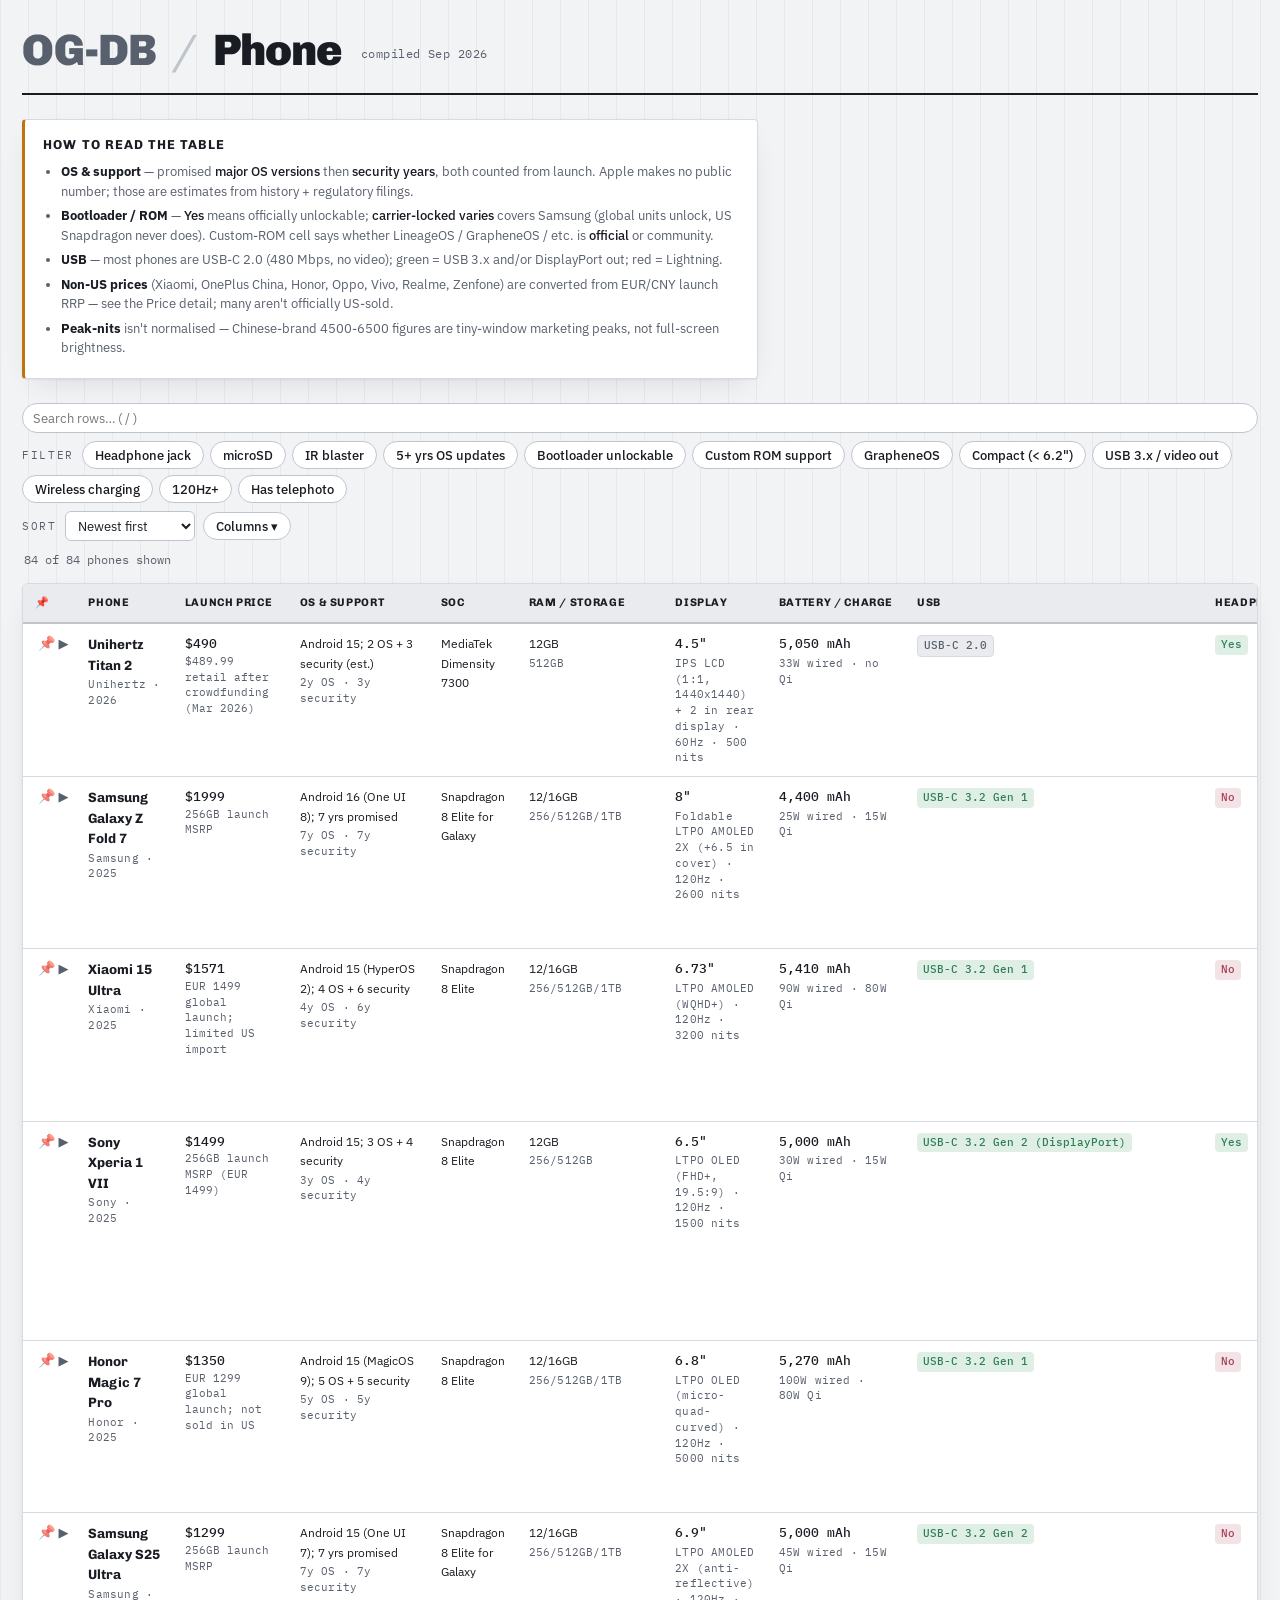
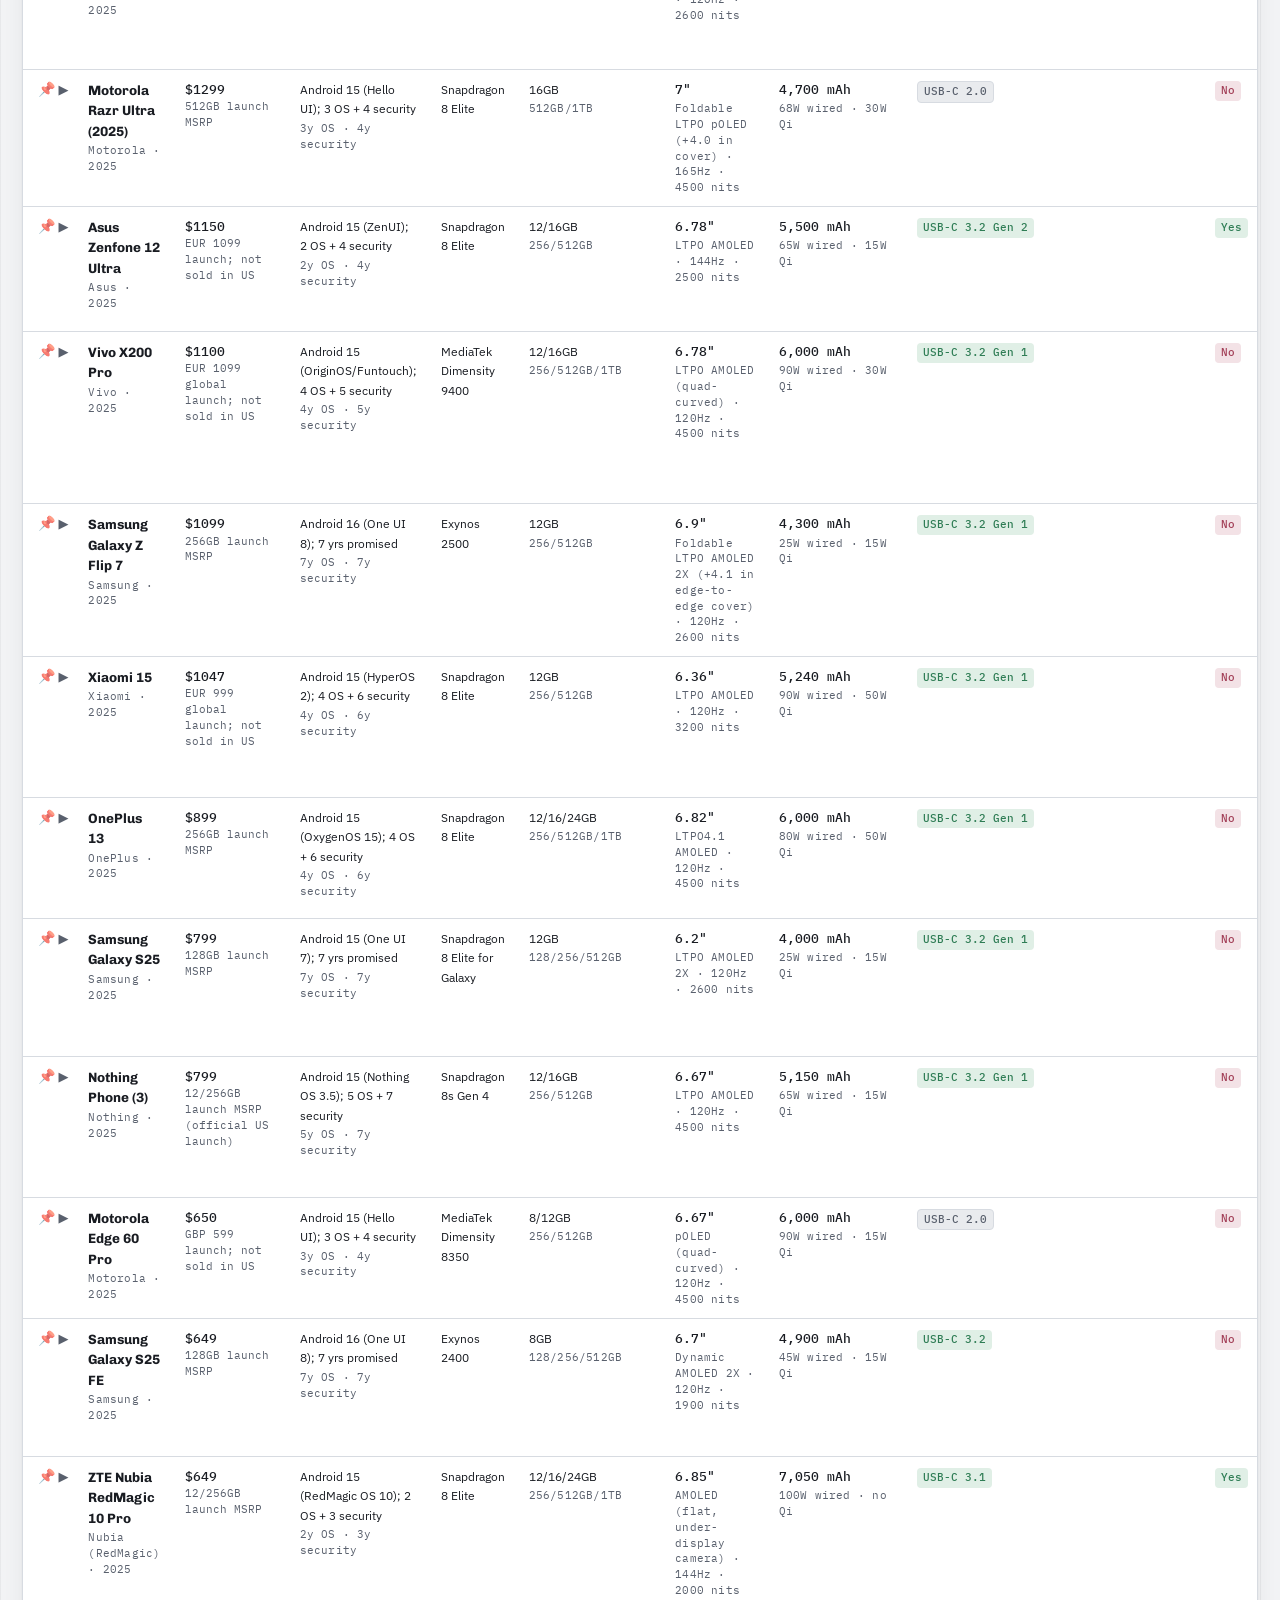
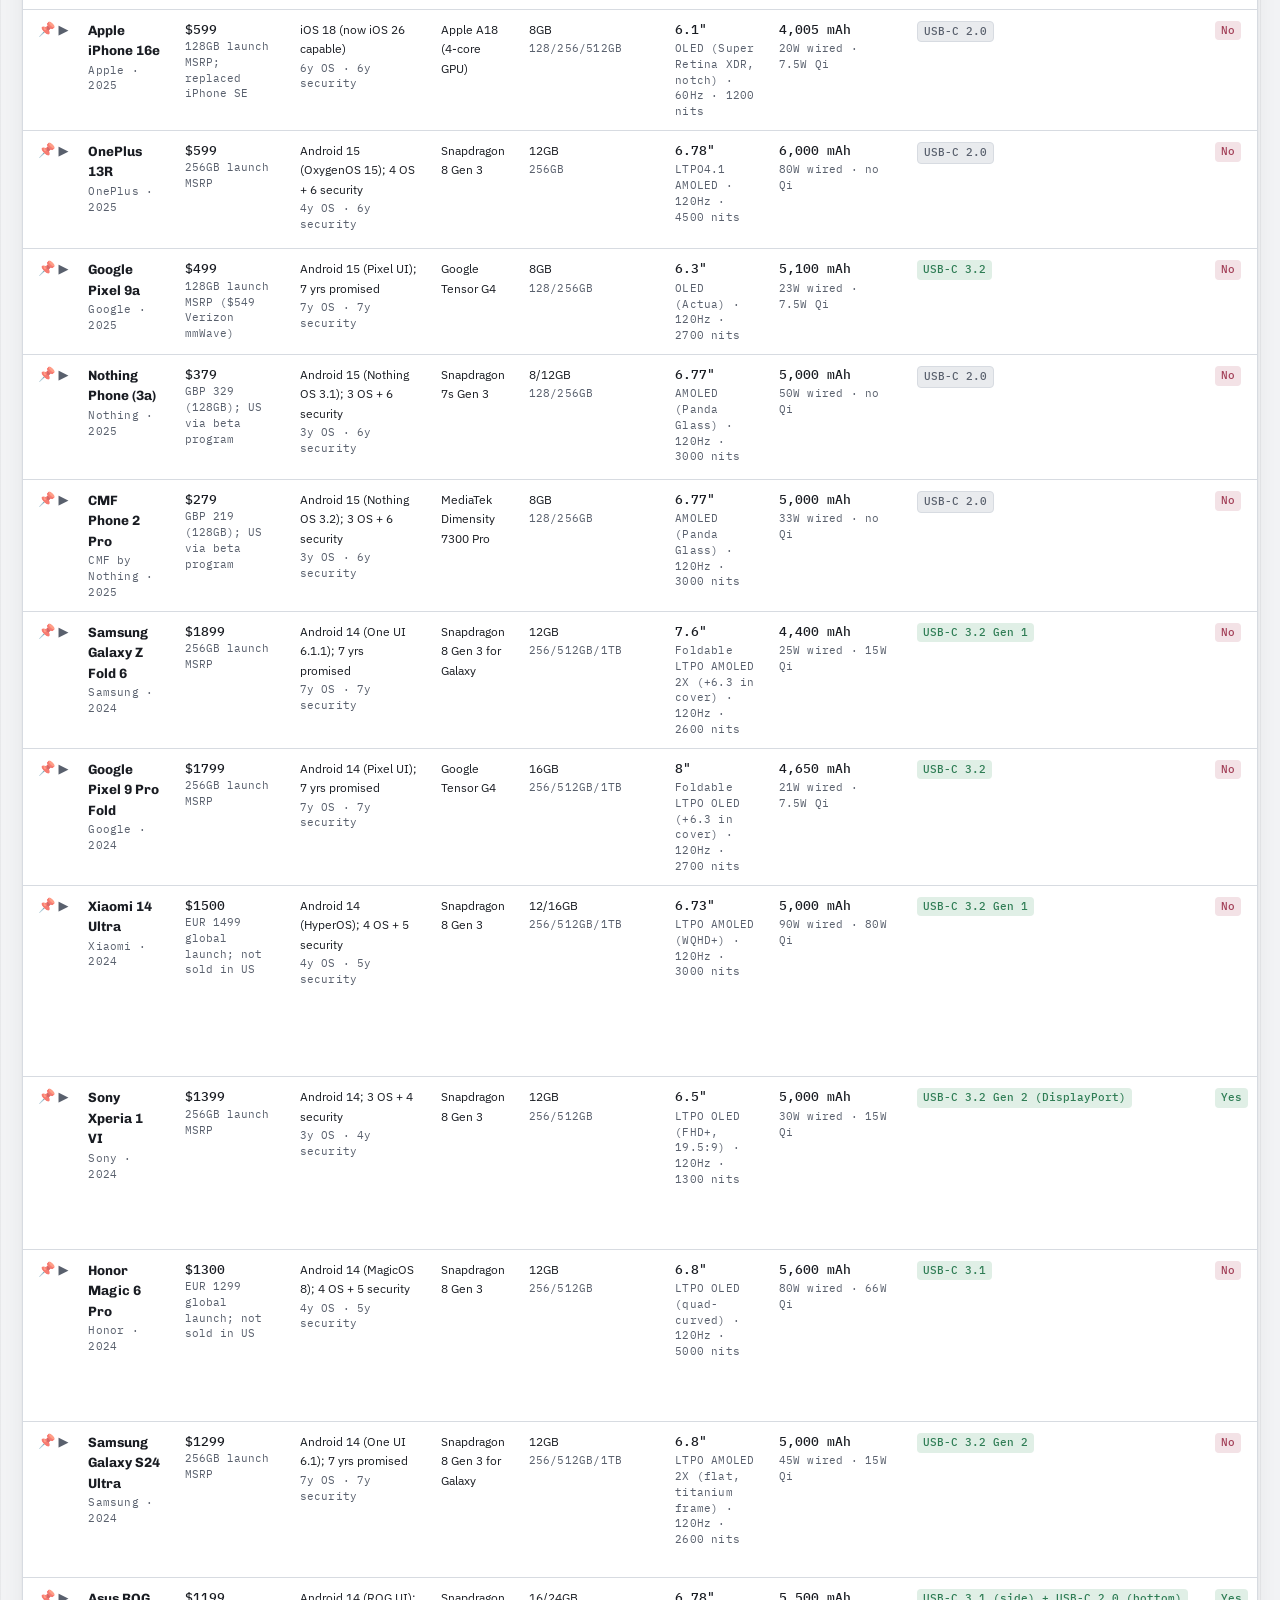
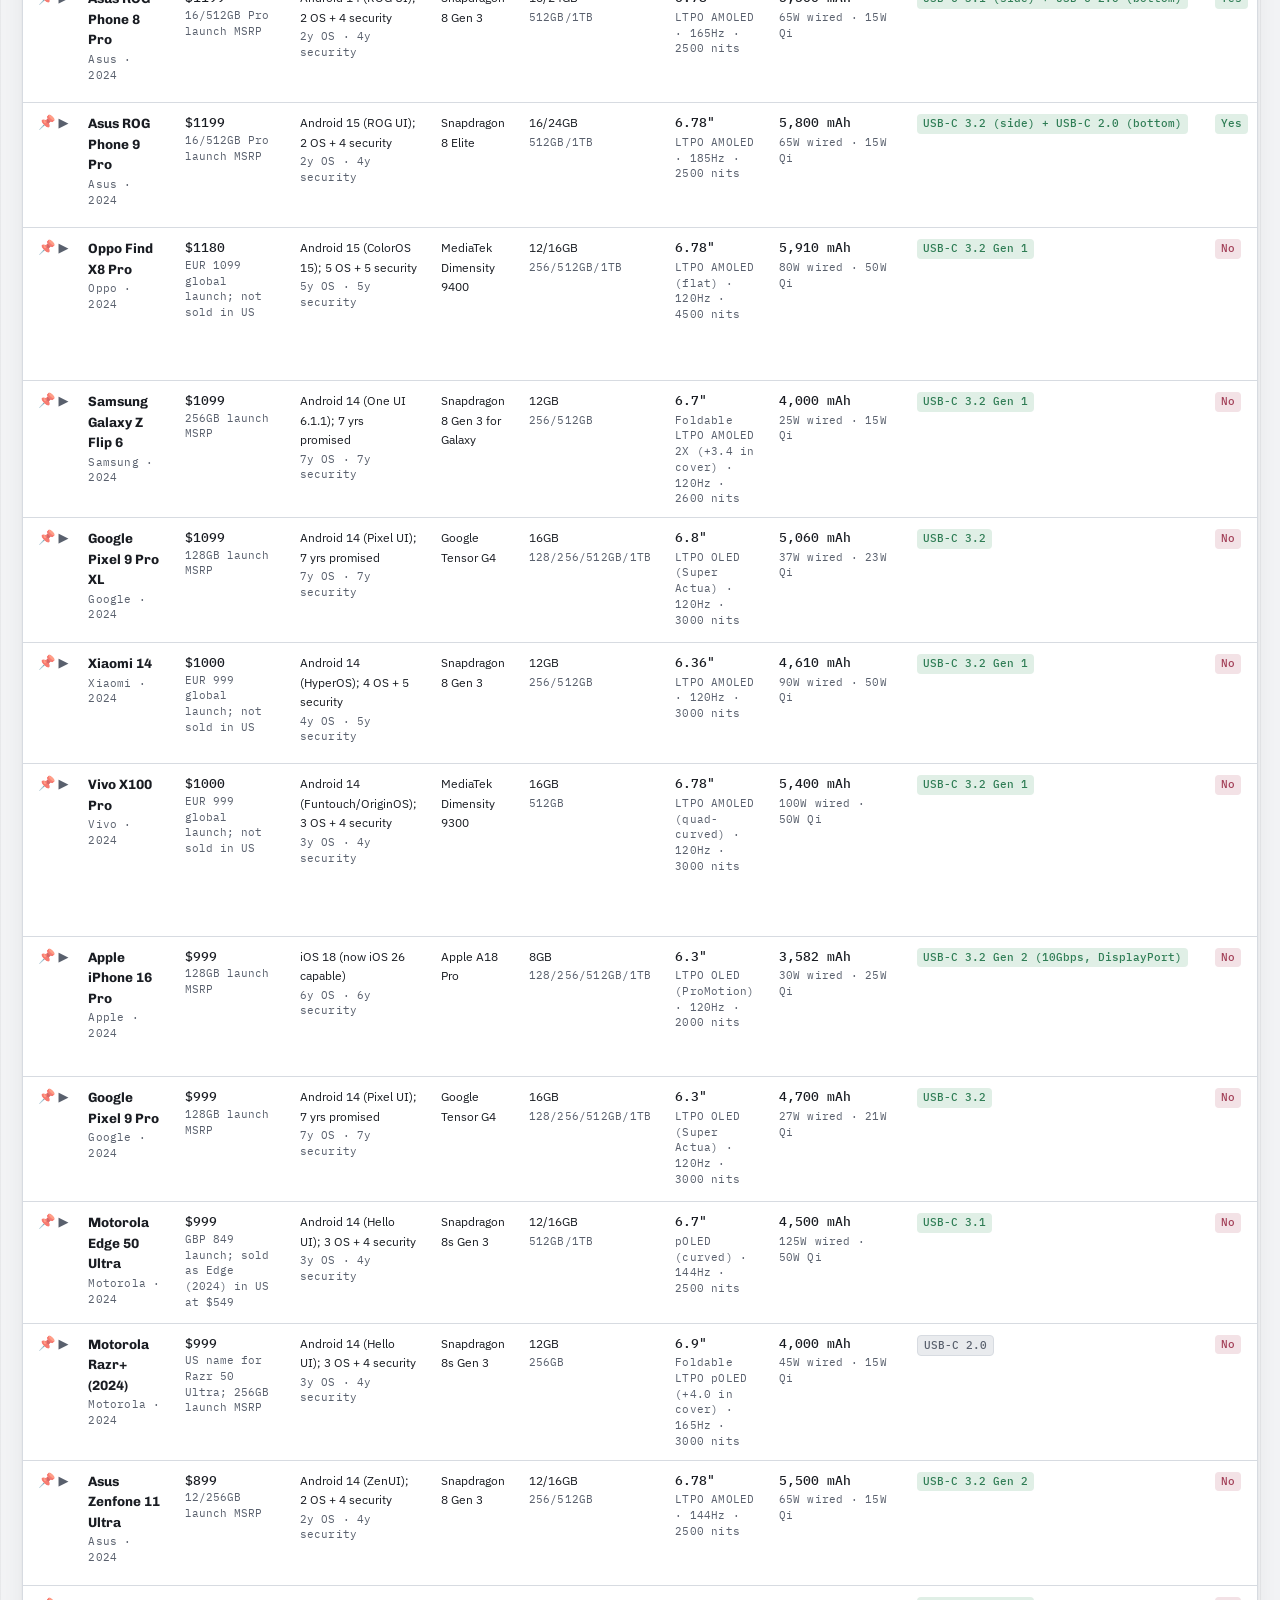
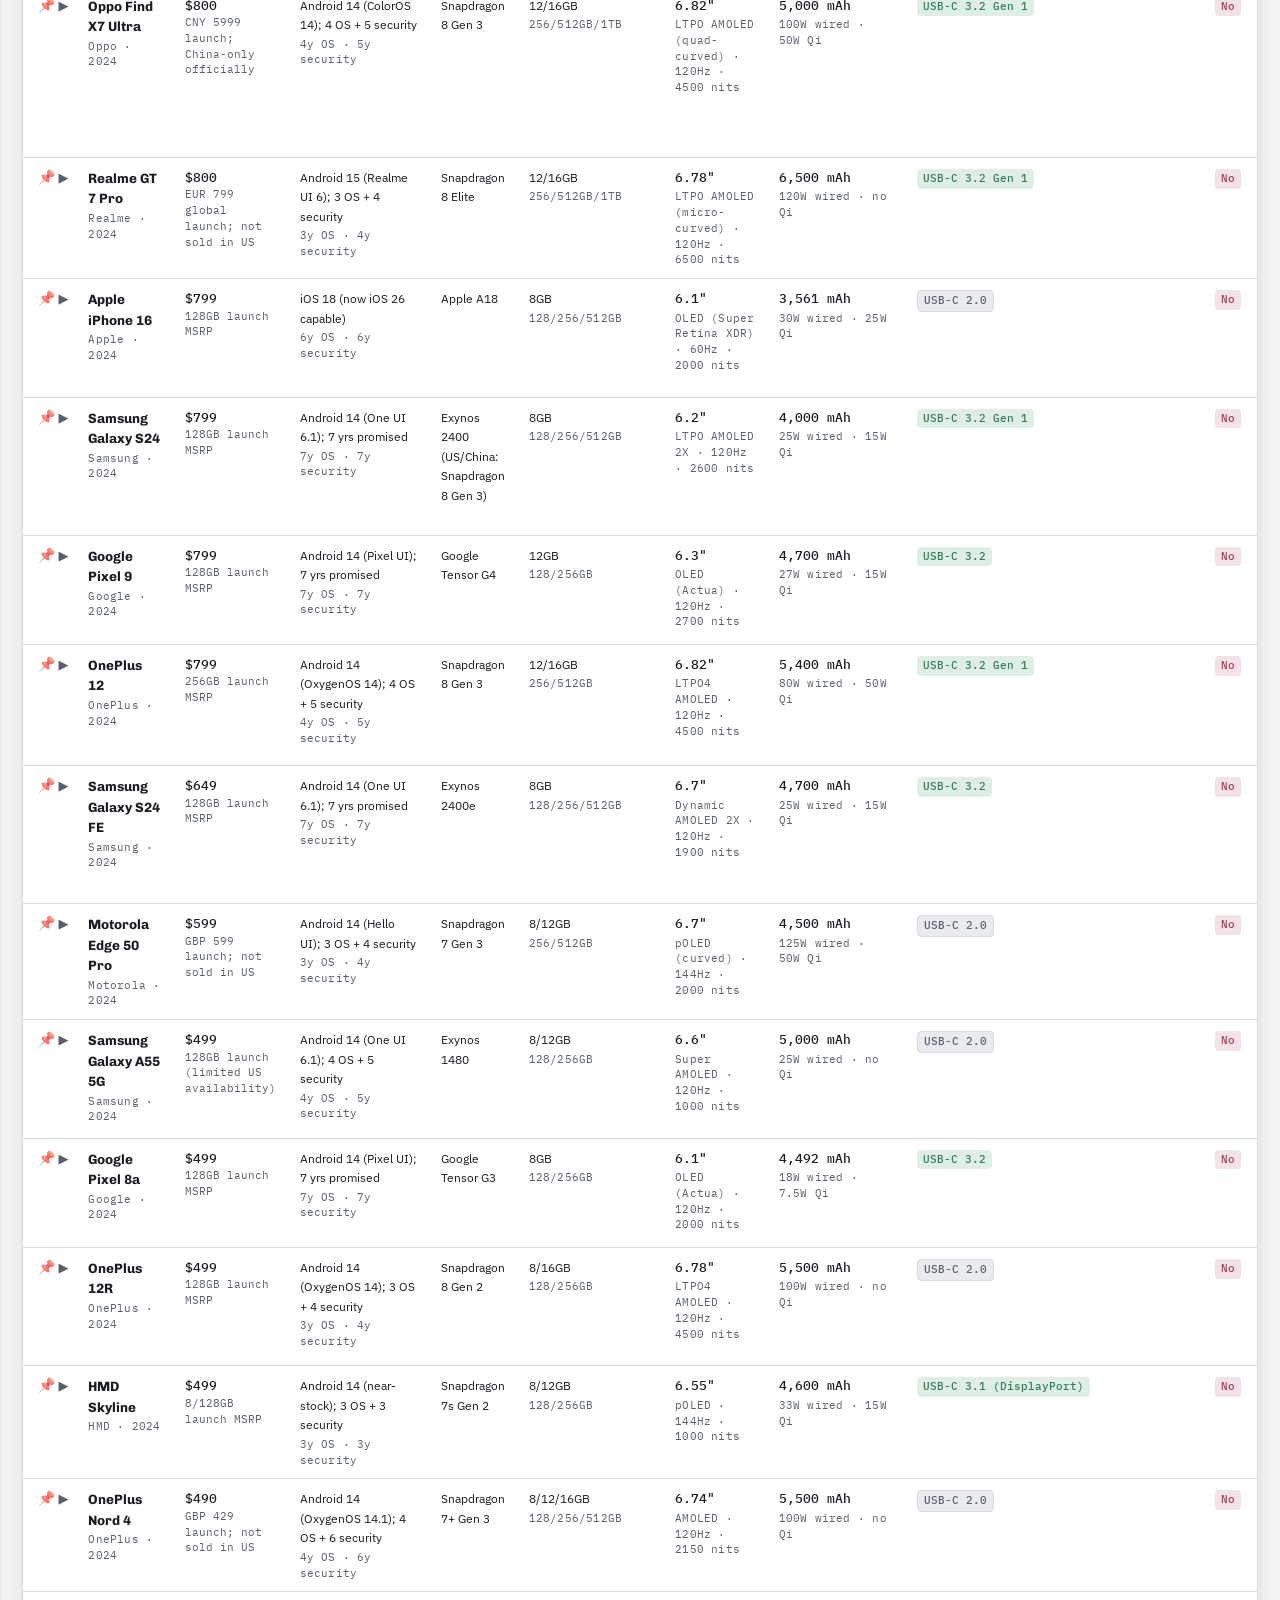
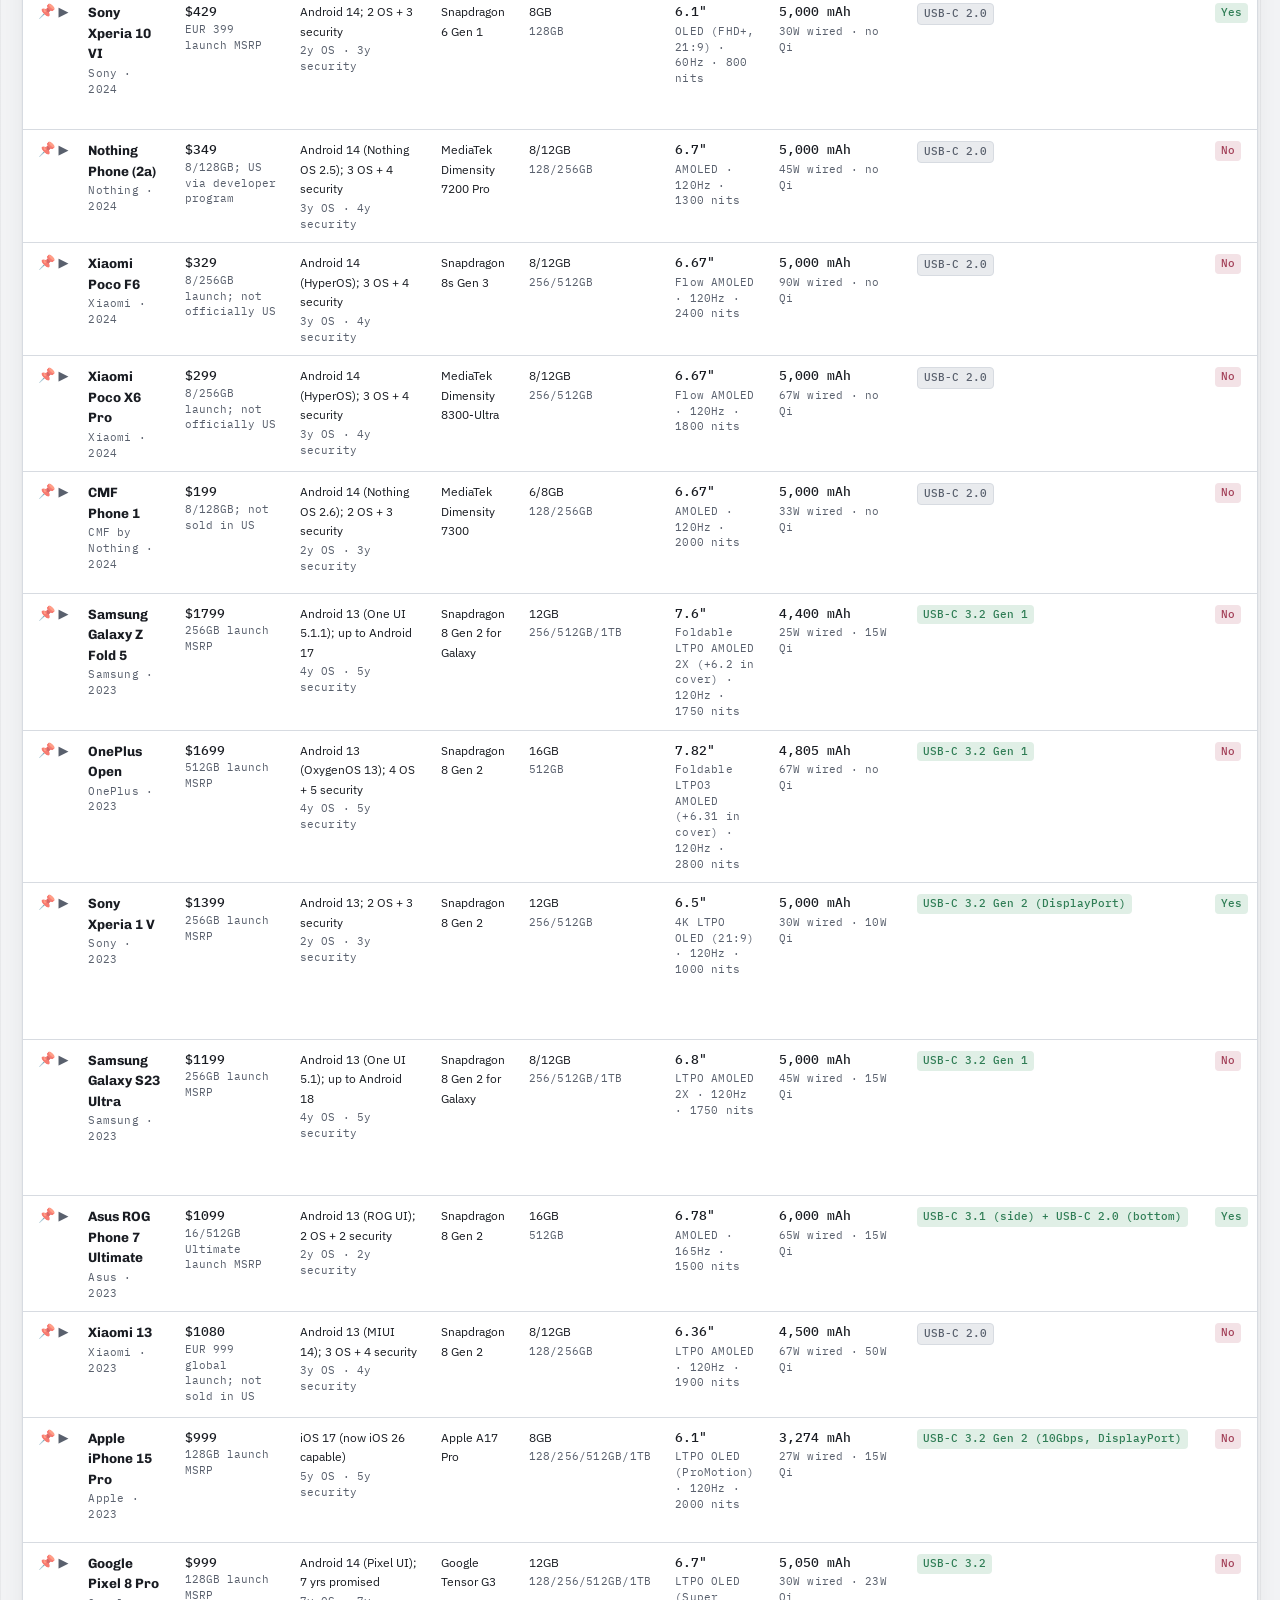
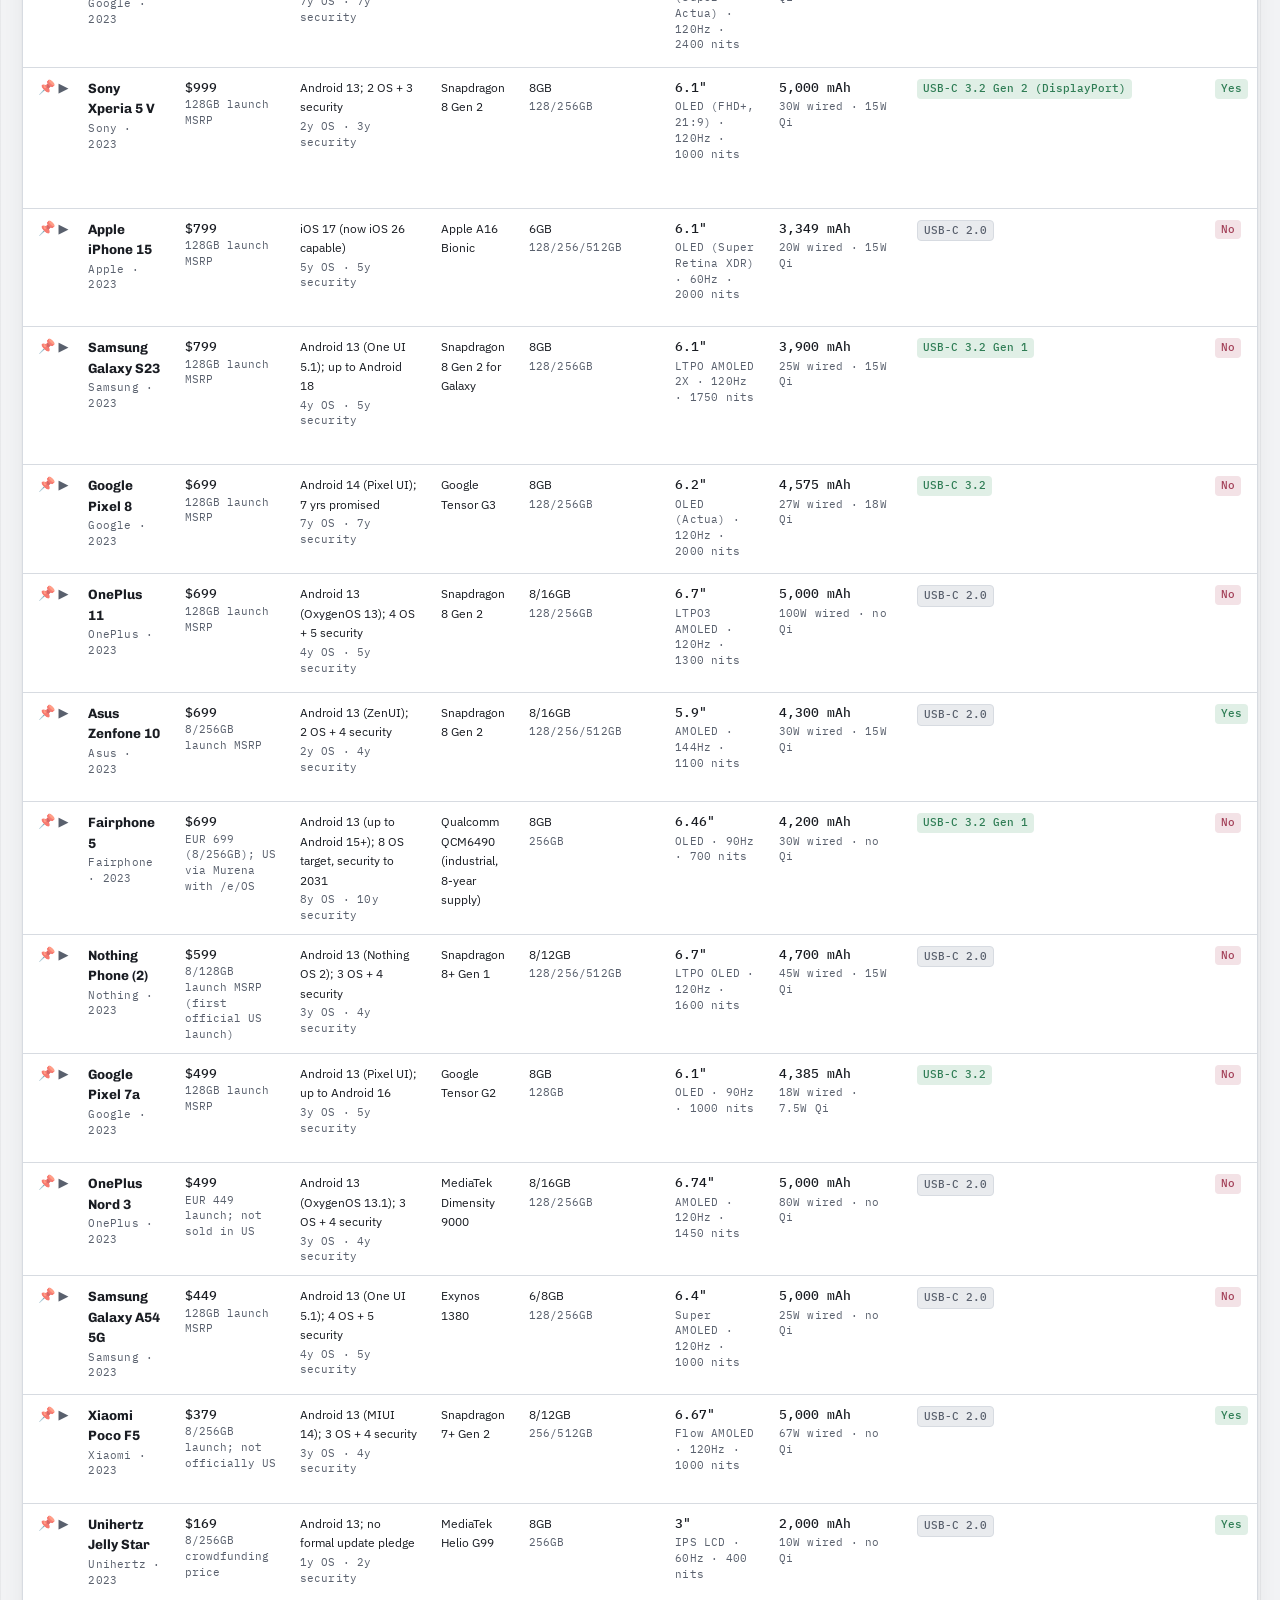
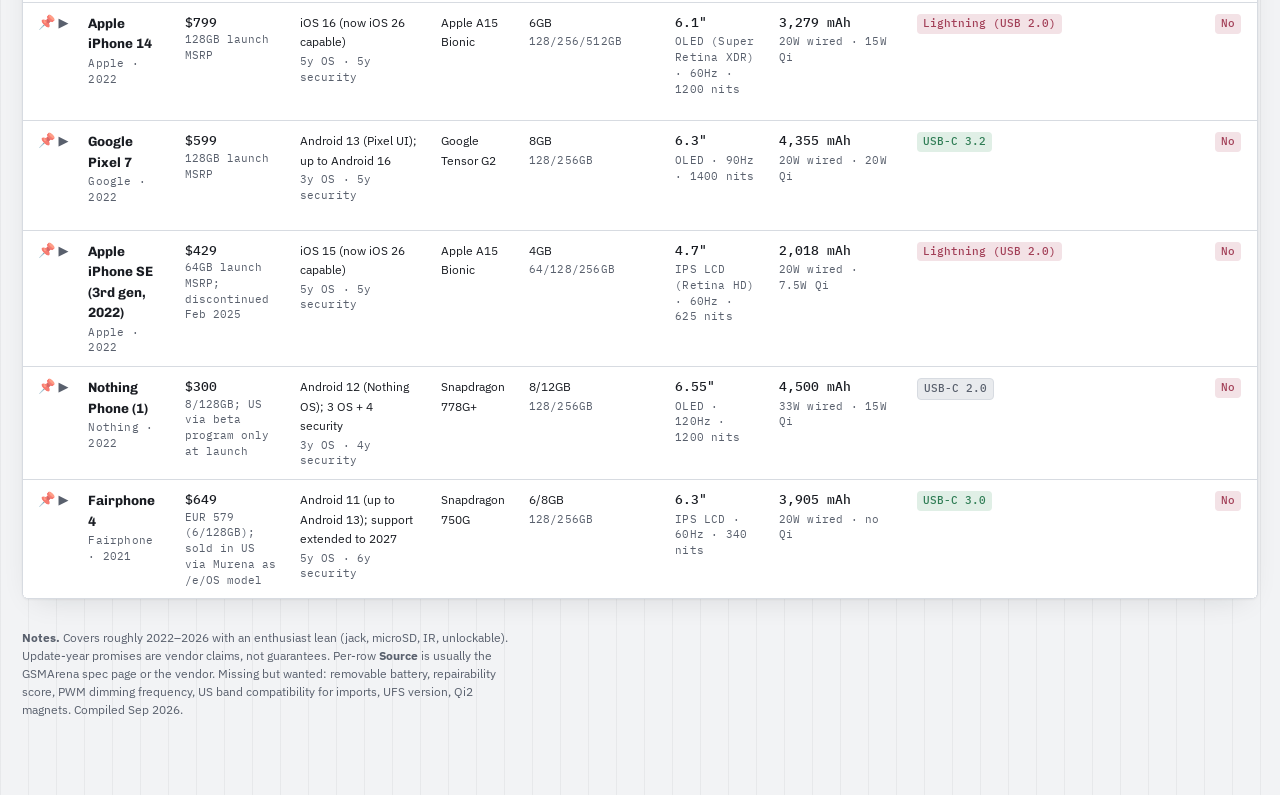
<file: phones/index.html>
<!doctype html>
<html lang="en">
<head>
<meta charset="utf-8">
<meta name="viewport" content="width=device-width, initial-scale=1">
<title>Phone</title>
<meta name="description" content="Smartphones 2023-2026 compared: SoC, memory, display, battery/charging, USB, headphone jack, microSD, IR, cameras, OS update years, bootloader / custom-ROM support, price.">
<link rel="preconnect" href="https://fonts.googleapis.com">
<link rel="preconnect" href="https://fonts.gstatic.com" crossorigin>
<link rel="stylesheet" href="https://fonts.googleapis.com/css2?family=Chivo:wght@400;700;900&family=IBM+Plex+Sans:wght@400;500;600&family=IBM+Plex+Mono:wght@400;500;600&display=swap">
<style>
body{margin:0;font:14px/1.5 system-ui,-apple-system,Segoe UI,Roboto,sans-serif}img{max-width:100%}[hidden]{display:none!important}
:root{
  --bg:#f2f3f5;--surface:#fff;--surface-2:#e9ebee;--ink:#191c22;--ink-soft:#59606d;
  --line:#d7dbe1;--line-strong:#bfc5cd;--accent:#c0740f;--accent-ink:#8a5300;--accent-wash:#f6ecdd;
  --yes:#2f7d55;--yes-bg:#e0efe6;--no:#a23f57;--no-bg:#f3e2e6;--partial:#8a6d1f;--partial-bg:#f1e9d4;
  --shadow:0 1px 2px rgba(20,22,27,.05),0 10px 30px -14px rgba(20,22,27,.16);
  --grid:rgba(25,28,34,.05);
}
@media (prefers-color-scheme:dark){:root:not([data-theme="light"]){
  --bg:#0e1014;--surface:#171a20;--surface-2:#1f232b;--ink:#e9ebef;--ink-soft:#98a0ae;
  --line:#2a2f38;--line-strong:#3a414d;--accent:#e8a33d;--accent-ink:#f0b968;--accent-wash:#2c2113;
  --yes:#6fc394;--yes-bg:#183328;--no:#e08aa0;--no-bg:#3a2029;--partial:#d9b968;--partial-bg:#332c15;
  --shadow:0 1px 2px rgba(0,0,0,.4),0 16px 40px -18px rgba(0,0,0,.6);--grid:rgba(255,255,255,.045);
}}
:root[data-theme="dark"]{
  --bg:#0e1014;--surface:#171a20;--surface-2:#1f232b;--ink:#e9ebef;--ink-soft:#98a0ae;
  --line:#2a2f38;--line-strong:#3a414d;--accent:#e8a33d;--accent-ink:#f0b968;--accent-wash:#2c2113;
  --yes:#6fc394;--yes-bg:#183328;--no:#e08aa0;--no-bg:#3a2029;--partial:#d9b968;--partial-bg:#332c15;
  --shadow:0 1px 2px rgba(0,0,0,.4),0 16px 40px -18px rgba(0,0,0,.6);--grid:rgba(255,255,255,.045);
}
*{box-sizing:border-box}
body{
  margin:0;color:var(--ink);
  background:linear-gradient(90deg,var(--grid) 1px,transparent 1px) 0 0/28px 100%,var(--bg);
  font-family:"IBM Plex Sans",system-ui,-apple-system,Segoe UI,Roboto,sans-serif;line-height:1.5;
}
.wrap{max-width:min(2600px,99vw);margin:0 auto;padding:clamp(16px,2.5vw,28px) clamp(8px,1.5vw,16px) 64px}

header.masthead{border-bottom:2px solid var(--ink);padding-bottom:20px;margin-bottom:24px}
h1{font-family:"Chivo",sans-serif;font-weight:900;font-size:clamp(26px,4.6vw,44px);
  line-height:1.02;margin:0;letter-spacing:-.02em;text-wrap:balance}
h1 .crumb{color:var(--ink-soft);text-decoration:none}
h1 .crumb:hover,h1 .crumb:focus-visible{color:var(--accent)}
h1 .sep{color:var(--line-strong);margin:0 .35em;font-weight:400}
.compiled{font-family:"IBM Plex Mono",monospace;font-size:12px;letter-spacing:.04em;
  color:var(--ink-soft);font-weight:400;white-space:nowrap;margin-left:12px;vertical-align:middle}

.primer{background:var(--surface);border:1px solid var(--line);border-left:3px solid var(--accent);
  border-radius:4px;padding:15px 18px;margin:20px 0 24px;box-shadow:var(--shadow);max-width:92ch}
.primer h2{font-family:"Chivo",sans-serif;font-weight:700;font-size:13px;margin:0 0 8px;
  text-transform:uppercase;letter-spacing:.08em}
.primer ul{margin:0;padding-left:18px;font-size:13px;color:var(--ink-soft)}
.primer li{margin:5px 0}
.primer strong{color:var(--ink)}
.primer em{color:var(--ink);font-style:normal;font-weight:500}

.controls{display:flex;flex-wrap:wrap;gap:8px;align-items:center;margin-bottom:8px}
.controls .grp{display:flex;flex-wrap:wrap;gap:6px;align-items:center}
.glabel{font-family:"IBM Plex Mono",monospace;font-size:11px;letter-spacing:.14em;
  text-transform:uppercase;color:var(--ink-soft);margin-right:2px}
button.chip{font-family:"IBM Plex Sans",sans-serif;font-size:12.5px;font-weight:500;color:var(--ink);
  background:var(--surface);border:1px solid var(--line-strong);border-radius:999px;padding:5px 12px;cursor:pointer;transition:.12s}
button.chip:hover{border-color:var(--accent)}
button.chip[aria-pressed="true"]{background:var(--accent);border-color:var(--accent);color:#1a1d23}
button.chip:focus-visible,select:focus-visible,tr.row:focus-visible{outline:2px solid var(--accent);outline-offset:2px}
select{font-family:"IBM Plex Sans",sans-serif;font-size:12.5px;padding:5px 8px;background:var(--surface);
  color:var(--ink);border:1px solid var(--line-strong);border-radius:6px}
.count{font-family:"IBM Plex Mono",monospace;font-size:12px;color:var(--ink-soft);margin:10px 2px 14px}

.colwrap{position:relative}
.colpanel{position:absolute;top:calc(100% + 6px);right:0;z-index:20;background:var(--surface);
  border:1px solid var(--line-strong);border-radius:8px;box-shadow:var(--shadow);padding:12px 14px;
  width:260px;max-height:70vh;overflow:auto;display:flex;flex-direction:column;gap:7px}
.colpanel .colhead{margin:0 0 2px;font-family:"IBM Plex Mono",monospace;font-size:10.5px;
  letter-spacing:.14em;text-transform:uppercase;color:var(--ink-soft)}
.colpanel label{display:flex;align-items:center;gap:8px;font-size:12.5px;cursor:pointer}
.colpanel input{accent-color:var(--accent)}
.colactions{display:flex;gap:8px;margin-top:6px;border-top:1px solid var(--line);padding-top:9px}
.colactions button{font-family:"IBM Plex Sans",sans-serif;font-size:11.5px;font-weight:500;cursor:pointer;
  background:var(--surface-2);color:var(--ink);border:1px solid var(--line-strong);border-radius:6px;padding:4px 10px}
.colactions button:hover{border-color:var(--accent)}

.tablewrap{overflow-x:auto;border:1px solid var(--line);border-radius:6px;box-shadow:var(--shadow)}
table{border-collapse:collapse;width:100%;background:var(--surface)}
thead th{position:sticky;top:0;z-index:2;background:var(--surface-2);font-family:"Chivo",sans-serif;
  font-weight:700;font-size:11px;letter-spacing:.06em;text-transform:uppercase;text-align:left;
  padding:11px 12px;color:var(--ink);border-bottom:2px solid var(--line-strong);white-space:nowrap}
thead th.sortable{cursor:pointer;user-select:none}
thead th.sortable:hover{color:var(--accent)}
thead th.sortable:focus-visible{outline:2px solid var(--accent);outline-offset:-2px}
thead th[aria-sort="ascending"],thead th[aria-sort="descending"]{color:var(--accent);background:var(--accent-wash)}
thead th .arrow{color:var(--accent);font-size:10px}
tbody tr.row{border-top:1px solid var(--line);cursor:pointer}
tbody tr.row:hover{background:var(--surface-2)}
td{padding:10px 12px;font-size:13px;vertical-align:top}
.name{font-family:"Chivo",sans-serif;font-weight:700;font-size:13.5px}
.sub{display:block;font-family:"IBM Plex Mono",monospace;font-size:10.5px;color:var(--ink-soft);
  font-weight:400;margin-top:2px;letter-spacing:.02em}
.price{font-family:"IBM Plex Mono",monospace;font-variant-numeric:tabular-nums;font-weight:500;white-space:nowrap}
.price small{display:block;color:var(--ink-soft);font-weight:400;font-size:10.5px;white-space:normal;max-width:22ch}
.tag{display:inline-block;font-family:"IBM Plex Mono",monospace;font-size:10.5px;font-weight:500;
  padding:2px 6px;border-radius:4px;margin:1px 3px 1px 0;white-space:nowrap}
.t-yes{background:var(--yes-bg);color:var(--yes)}
.t-no{background:var(--no-bg);color:var(--no)}
.t-part{background:var(--partial-bg);color:var(--partial)}
.t-neutral{background:var(--surface-2);color:var(--ink-soft);border:1px solid var(--line)}
a.srclink{font-family:"IBM Plex Mono",monospace;font-size:11.5px;color:var(--accent);text-decoration:none;white-space:nowrap}
a.srclink:hover,a.srclink:focus-visible{text-decoration:underline}

.expand{background:var(--bg)}
.expand td{padding:0}
.expand .inner{padding:16px 18px 20px;display:grid;grid-template-columns:repeat(auto-fit,minmax(230px,1fr));gap:14px 26px}
.expand h4{font-family:"IBM Plex Mono",monospace;font-size:10.5px;letter-spacing:.14em;text-transform:uppercase;color:var(--accent);margin:0 0 4px}
.expand p{margin:0;font-size:12.5px;color:var(--ink-soft)}
.expand p strong{color:var(--ink);font-weight:600}
dl.kv{margin:0;display:grid;grid-template-columns:max-content 1fr;gap:6px 16px;font-size:12.5px;color:var(--ink-soft);max-width:120ch}
dl.kv dt{font-family:"IBM Plex Mono",monospace;font-size:10.5px;letter-spacing:.1em;text-transform:uppercase;color:var(--ink);padding-top:1px}
dl.kv dd{margin:0}
.chev{display:inline-block;width:14px;color:var(--ink-soft);transition:transform .15s}
tr.row[aria-expanded="true"] .chev{transform:rotate(90deg);color:var(--accent)}
td.lead{white-space:nowrap;padding-right:4px}
.pin{border:0;background:none;cursor:pointer;font-size:14px;line-height:1;padding:2px 3px;
  opacity:.7;filter:none;transition:opacity .12s,transform .12s}
tr.row:hover .pin,.pin:focus-visible{opacity:1;transform:scale(1.15)}
.pin.on{filter:none}
.pin:focus-visible{outline:2px solid var(--accent);outline-offset:1px}
tr.row.pinned{background:var(--accent-wash)}
tr.row.pinned td:first-child{box-shadow:inset 3px 0 0 var(--accent)}
tr.row.pinned:hover{background:var(--accent-wash)}
.pincount{color:var(--accent-ink);font-weight:600}
.clearpins{border:0;background:none;color:var(--accent);font:inherit;font-size:11px;cursor:pointer;text-decoration:underline;padding:0 2px}

footer{margin-top:30px;font-size:12px;color:var(--ink-soft);max-width:70ch}
footer a{color:var(--accent)}
@media (prefers-reduced-motion:reduce){*{transition:none!important}}

.searchwrap{flex:1 1 220px;min-width:180px}
.rowsearch{width:100%;font-family:"IBM Plex Sans",sans-serif;font-size:12.5px;padding:6px 10px;background:var(--surface);color:var(--ink);border:1px solid var(--line-strong);border-radius:999px;outline:0}
.rowsearch:focus{border-color:var(--accent);box-shadow:0 0 0 3px var(--accent-wash)}
.rowsearch::-webkit-search-cancel-button{-webkit-appearance:none}

</style>
</head>
<body>
<div class="wrap">
  <header class="masthead">
    <h1><a class="crumb" href="../">OG-DB</a><span class="sep">/</span>Phone <span class="compiled">compiled Sep 2026</span></h1>
  </header>
  <div class="primer"><h2>How to read the table</h2><ul><li><strong>OS &amp; support</strong> &mdash; promised <em>major OS versions</em> then <em>security years</em>, both counted from launch. Apple makes no public number; those are estimates from history + regulatory filings.</li><li><strong>Bootloader / ROM</strong> &mdash; <em>Yes</em> means officially unlockable; <em>carrier-locked varies</em> covers Samsung (global units unlock, US Snapdragon never does). Custom-ROM cell says whether LineageOS / GrapheneOS / etc. is <em>official</em> or community.</li><li><strong>USB</strong> &mdash; most phones are USB-C 2.0 (480 Mbps, no video); green = USB 3.x and/or DisplayPort out; red = Lightning.</li><li><strong>Non-US prices</strong> (Xiaomi, OnePlus China, Honor, Oppo, Vivo, Realme, Zenfone) are converted from EUR/CNY launch RRP &mdash; see the Price detail; many aren't officially US-sold.</li><li><strong>Peak-nits</strong> isn't normalised &mdash; Chinese-brand 4500-6500 figures are tiny-window marketing peaks, not full-screen brightness.</li></ul></div>
  <div class="controls">
    <div class="grp searchwrap"><input id="rowq" class="rowsearch" type="search" placeholder="Search rows… ( / )" autocomplete="off" aria-label="Search rows"></div>
    <div class="grp"><span class="glabel">Filter</span><span id="filters" style="display:contents"></span></div>
    <div class="grp"><span class="glabel">Sort</span><select id="sort"></select></div>
    <div class="grp colwrap">
      <button class="chip" id="colbtn" aria-expanded="false" aria-controls="colpanel">Columns ▾</button>
      <div class="colpanel" id="colpanel" hidden>
        <p class="colhead">Show columns</p>
        <div class="colactions"><button type="button" data-all="1">All</button><button type="button" data-all="0">Minimal</button></div>
      </div>
    </div>
  </div>
  <div class="count" id="count"></div>
  <div class="tablewrap"><table id="tbl"><thead><tr></tr></thead><tbody id="tbody"></tbody></table></div>
  <footer><p><strong>Notes.</strong> Covers roughly 2022&ndash;2026 with an enthusiast lean (jack, microSD, IR, unlockable). Update-year promises are vendor claims, not guarantees. Per-row <strong>Source</strong> is usually the GSMArena spec page or the vendor. Missing but wanted: removable battery, repairability score, PWM dimming frequency, US band compatibility for imports, UFS version, Qi2 magnets. Compiled Sep 2026.</p></footer>
</div>
<script>
const DATA=[{"name":"Apple iPhone 14","brand":"Apple","releaseYear":2022,"priceUSDLaunch":799,"priceNote":"128GB launch MSRP","os":"iOS 16 (now iOS 26 capable)","osUpdateYears":5,"securityYears":5,"bootloaderUnlock":"no","customRom":"none","soc":"Apple A15 Bionic","ram":"6GB","storage":"128/256/512GB","displayIn":6.1,"displayType":"OLED (Super Retina XDR)","refreshHz":60,"peakNits":1200,"batteryMah":3279,"chargeWiredW":20,"chargeWirelessW":15,"usb":"Lightning (USB 2.0)","headphoneJack":false,"microSD":false,"sim":"nano + eSIM (US: dual eSIM only)","irBlaster":false,"ipRating":"IP68","camMain":"12MP f/1.5 OIS","camUltrawide":"12MP","camTele":"none","camFront":"12MP","video":"4K60, Cinematic 4K30","weightG":172,"notes":"Last non-Pro iPhone with Lightning; still supported but ages out first of the 14 line.","source":{"url":"https://www.gsmarena.com/apple_iphone_14-11861.php","label":"GSMArena"}},{"name":"Apple iPhone 15","brand":"Apple","releaseYear":2023,"priceUSDLaunch":799,"priceNote":"128GB launch MSRP","os":"iOS 17 (now iOS 26 capable)","osUpdateYears":5,"securityYears":5,"bootloaderUnlock":"no","customRom":"none","soc":"Apple A16 Bionic","ram":"6GB","storage":"128/256/512GB","displayIn":6.1,"displayType":"OLED (Super Retina XDR)","refreshHz":60,"peakNits":2000,"batteryMah":3349,"chargeWiredW":20,"chargeWirelessW":15,"usb":"USB-C 2.0","headphoneJack":false,"microSD":false,"sim":"nano + eSIM (US: dual eSIM only)","irBlaster":false,"ipRating":"IP68","camMain":"48MP f/1.6 OIS","camUltrawide":"12MP","camTele":"none (2x crop)","camFront":"12MP","video":"4K60, Cinematic 4K30","weightG":171,"notes":"First USB-C iPhone but stuck at USB 2.0 speeds and 60Hz.","source":{"url":"https://www.gsmarena.com/apple_iphone_15-12559.php","label":"GSMArena"}},{"name":"Apple iPhone 15 Pro","brand":"Apple","releaseYear":2023,"priceUSDLaunch":999,"priceNote":"128GB launch MSRP","os":"iOS 17 (now iOS 26 capable)","osUpdateYears":5,"securityYears":5,"bootloaderUnlock":"no","customRom":"none","soc":"Apple A17 Pro","ram":"8GB","storage":"128/256/512GB/1TB","displayIn":6.1,"displayType":"LTPO OLED (ProMotion)","refreshHz":120,"peakNits":2000,"batteryMah":3274,"chargeWiredW":27,"chargeWirelessW":15,"usb":"USB-C 3.2 Gen 2 (10Gbps, DisplayPort)","headphoneJack":false,"microSD":false,"sim":"nano + eSIM (US: dual eSIM only)","irBlaster":false,"ipRating":"IP68","camMain":"48MP f/1.78 OIS","camUltrawide":"12MP","camTele":"3x 12MP OIS","camFront":"12MP","video":"4K60, ProRes 4K60 (ext SSD), Log","weightG":187,"notes":"Titanium frame, Action button, first USB 3 iPhone; A17 Pro runs hot.","source":{"url":"https://www.gsmarena.com/apple_iphone_15_pro-12557.php","label":"GSMArena"}},{"name":"Apple iPhone 16","brand":"Apple","releaseYear":2024,"priceUSDLaunch":799,"priceNote":"128GB launch MSRP","os":"iOS 18 (now iOS 26 capable)","osUpdateYears":6,"securityYears":6,"bootloaderUnlock":"no","customRom":"none","soc":"Apple A18","ram":"8GB","storage":"128/256/512GB","displayIn":6.1,"displayType":"OLED (Super Retina XDR)","refreshHz":60,"peakNits":2000,"batteryMah":3561,"chargeWiredW":30,"chargeWirelessW":25,"usb":"USB-C 2.0","headphoneJack":false,"microSD":false,"sim":"nano + eSIM (US: dual eSIM only)","irBlaster":false,"ipRating":"IP68","camMain":"48MP f/1.6 OIS","camUltrawide":"12MP","camTele":"none (2x crop)","camFront":"12MP","video":"4K60, spatial video, 4K120 Dolby Vision (via 16 Pro only)","weightG":170,"notes":"Adds Camera Control button and Apple Intelligence; still 60Hz USB 2.0.","source":{"url":"https://www.gsmarena.com/apple_iphone_16-13317.php","label":"GSMArena"}},{"name":"Apple iPhone 16 Pro","brand":"Apple","releaseYear":2024,"priceUSDLaunch":999,"priceNote":"128GB launch MSRP","os":"iOS 18 (now iOS 26 capable)","osUpdateYears":6,"securityYears":6,"bootloaderUnlock":"no","customRom":"none","soc":"Apple A18 Pro","ram":"8GB","storage":"128/256/512GB/1TB","displayIn":6.3,"displayType":"LTPO OLED (ProMotion)","refreshHz":120,"peakNits":2000,"batteryMah":3582,"chargeWiredW":30,"chargeWirelessW":25,"usb":"USB-C 3.2 Gen 2 (10Gbps, DisplayPort)","headphoneJack":false,"microSD":false,"sim":"nano + eSIM (US: dual eSIM only)","irBlaster":false,"ipRating":"IP68","camMain":"48MP f/1.78 OIS","camUltrawide":"48MP","camTele":"5x 12MP OIS (tetraprism)","camFront":"12MP","video":"4K120 Dolby Vision, ProRes, Log, external SSD","weightG":199,"notes":"5x tele on the smaller Pro this year; best small-body camera phone.","source":{"url":"https://www.gsmarena.com/apple_iphone_16_pro-13315.php","label":"GSMArena"}},{"name":"Apple iPhone 16e","brand":"Apple","releaseYear":2025,"priceUSDLaunch":599,"priceNote":"128GB launch MSRP; replaced iPhone SE","os":"iOS 18 (now iOS 26 capable)","osUpdateYears":6,"securityYears":6,"bootloaderUnlock":"no","customRom":"none","soc":"Apple A18 (4-core GPU)","ram":"8GB","storage":"128/256/512GB","displayIn":6.1,"displayType":"OLED (Super Retina XDR, notch)","refreshHz":60,"peakNits":1200,"batteryMah":4005,"chargeWiredW":20,"chargeWirelessW":7.5,"usb":"USB-C 2.0","headphoneJack":false,"microSD":false,"sim":"nano + eSIM (US: dual eSIM only)","irBlaster":false,"ipRating":"IP68","camMain":"48MP f/1.6 OIS","camUltrawide":"none","camTele":"none (2x crop)","camFront":"12MP","video":"4K60","weightG":167,"notes":"First Apple C1 modem; single rear camera, no MagSafe, best iPhone battery life per charge.","source":{"url":"https://www.gsmarena.com/apple_iphone_16e-13395.php","label":"GSMArena"}},{"name":"Apple iPhone SE (3rd gen, 2022)","brand":"Apple","releaseYear":2022,"priceUSDLaunch":429,"priceNote":"64GB launch MSRP; discontinued Feb 2025","os":"iOS 15 (now iOS 26 capable)","osUpdateYears":5,"securityYears":5,"bootloaderUnlock":"no","customRom":"none","soc":"Apple A15 Bionic","ram":"4GB","storage":"64/128/256GB","displayIn":4.7,"displayType":"IPS LCD (Retina HD)","refreshHz":60,"peakNits":625,"batteryMah":2018,"chargeWiredW":20,"chargeWirelessW":7.5,"usb":"Lightning (USB 2.0)","headphoneJack":false,"microSD":false,"sim":"nano + eSIM","irBlaster":false,"ipRating":"IP67","camMain":"12MP f/1.8 OIS","camUltrawide":"none","camTele":"none","camFront":"7MP","video":"4K60","weightG":144,"notes":"Last small phone with a Home button and Touch ID; discontinued, superseded by 16e.","source":{"url":"https://www.gsmarena.com/apple_iphone_se_(2022)-11410.php","label":"GSMArena"}},{"name":"Samsung Galaxy S23","brand":"Samsung","releaseYear":2023,"priceUSDLaunch":799,"priceNote":"128GB launch MSRP","os":"Android 13 (One UI 5.1); up to Android 18","osUpdateYears":4,"securityYears":5,"bootloaderUnlock":"carrier-locked varies","customRom":"community (LineageOS unofficial)","soc":"Snapdragon 8 Gen 2 for Galaxy","ram":"8GB","storage":"128/256GB","displayIn":6.1,"displayType":"LTPO AMOLED 2X","refreshHz":120,"peakNits":1750,"batteryMah":3900,"chargeWiredW":25,"chargeWirelessW":15,"usb":"USB-C 3.2 Gen 1","headphoneJack":false,"microSD":false,"sim":"nano + eSIM (dual nano in some regions)","irBlaster":false,"ipRating":"IP68","camMain":"50MP f/1.8 OIS","camUltrawide":"12MP","camTele":"3x 10MP OIS","camFront":"12MP","video":"8K30, 4K60","weightG":168,"notes":"Compact flagship; US/China Snapdragon units are bootloader-locked, global Exynos-free.","source":{"url":"https://www.gsmarena.com/samsung_galaxy_s23-12082.php","label":"GSMArena"}},{"name":"Samsung Galaxy S23 Ultra","brand":"Samsung","releaseYear":2023,"priceUSDLaunch":1199,"priceNote":"256GB launch MSRP","os":"Android 13 (One UI 5.1); up to Android 18","osUpdateYears":4,"securityYears":5,"bootloaderUnlock":"carrier-locked varies","customRom":"community","soc":"Snapdragon 8 Gen 2 for Galaxy","ram":"8/12GB","storage":"256/512GB/1TB","displayIn":6.8,"displayType":"LTPO AMOLED 2X","refreshHz":120,"peakNits":1750,"batteryMah":5000,"chargeWiredW":45,"chargeWirelessW":15,"usb":"USB-C 3.2 Gen 1","headphoneJack":false,"microSD":false,"sim":"nano + eSIM (dual nano in some regions)","irBlaster":false,"ipRating":"IP68","camMain":"200MP f/1.7 OIS","camUltrawide":"12MP","camTele":"3x 10MP + 10x 10MP periscope OIS","camFront":"12MP","video":"8K30, 4K60","weightG":234,"notes":"Built-in S Pen; dual tele incl 10x periscope, still a zoom benchmark.","source":{"url":"https://www.gsmarena.com/samsung_galaxy_s23_ultra-12024.php","label":"GSMArena"}},{"name":"Samsung Galaxy S24","brand":"Samsung","releaseYear":2024,"priceUSDLaunch":799,"priceNote":"128GB launch MSRP","os":"Android 14 (One UI 6.1); 7 yrs promised","osUpdateYears":7,"securityYears":7,"bootloaderUnlock":"carrier-locked varies","customRom":"community","soc":"Exynos 2400 (US/China: Snapdragon 8 Gen 3)","ram":"8GB","storage":"128/256/512GB","displayIn":6.2,"displayType":"LTPO AMOLED 2X","refreshHz":120,"peakNits":2600,"batteryMah":4000,"chargeWiredW":25,"chargeWirelessW":15,"usb":"USB-C 3.2 Gen 1","headphoneJack":false,"microSD":false,"sim":"nano + eSIM (dual nano some regions)","irBlaster":false,"ipRating":"IP68","camMain":"50MP f/1.8 OIS","camUltrawide":"12MP","camTele":"3x 10MP OIS","camFront":"12MP","video":"8K30, 4K60","weightG":167,"notes":"Compact 6.2 in flagship; first Samsung with 7 years OS/security and Galaxy AI.","source":{"url":"https://www.gsmarena.com/samsung_galaxy_s24-12773.php","label":"GSMArena"}},{"name":"Samsung Galaxy S24 Ultra","brand":"Samsung","releaseYear":2024,"priceUSDLaunch":1299,"priceNote":"256GB launch MSRP","os":"Android 14 (One UI 6.1); 7 yrs promised","osUpdateYears":7,"securityYears":7,"bootloaderUnlock":"carrier-locked varies","customRom":"community","soc":"Snapdragon 8 Gen 3 for Galaxy","ram":"12GB","storage":"256/512GB/1TB","displayIn":6.8,"displayType":"LTPO AMOLED 2X (flat, titanium frame)","refreshHz":120,"peakNits":2600,"batteryMah":5000,"chargeWiredW":45,"chargeWirelessW":15,"usb":"USB-C 3.2 Gen 2","headphoneJack":false,"microSD":false,"sim":"nano + eSIM (dual nano some regions)","irBlaster":false,"ipRating":"IP68","camMain":"200MP f/1.7 OIS","camUltrawide":"12MP","camTele":"3x 10MP + 5x 50MP periscope OIS","camFront":"12MP","video":"8K30, 4K120","weightG":232,"notes":"Swapped 10x for a higher-res 5x periscope; titanium frame, built-in S Pen, 7 yrs updates.","source":{"url":"https://www.gsmarena.com/samsung_galaxy_s24_ultra-12771.php","label":"GSMArena"}},{"name":"Samsung Galaxy S24 FE","brand":"Samsung","releaseYear":2024,"priceUSDLaunch":649,"priceNote":"128GB launch MSRP","os":"Android 14 (One UI 6.1); 7 yrs promised","osUpdateYears":7,"securityYears":7,"bootloaderUnlock":"carrier-locked varies","customRom":"community","soc":"Exynos 2400e","ram":"8GB","storage":"128/256/512GB","displayIn":6.7,"displayType":"Dynamic AMOLED 2X","refreshHz":120,"peakNits":1900,"batteryMah":4700,"chargeWiredW":25,"chargeWirelessW":15,"usb":"USB-C 3.2","headphoneJack":false,"microSD":false,"sim":"nano + eSIM (dual nano some regions)","irBlaster":false,"ipRating":"IP68","camMain":"50MP f/1.8 OIS","camUltrawide":"12MP","camTele":"3x 8MP OIS","camFront":"10MP","video":"8K24, 4K60","weightG":213,"notes":"FE gets the full 7-year update pledge; good value flagship-lite with telephoto.","source":{"url":"https://www.gsmarena.com/samsung_galaxy_s24_fe-13262.php","label":"GSMArena"}},{"name":"Samsung Galaxy S25","brand":"Samsung","releaseYear":2025,"priceUSDLaunch":799,"priceNote":"128GB launch MSRP","os":"Android 15 (One UI 7); 7 yrs promised","osUpdateYears":7,"securityYears":7,"bootloaderUnlock":"carrier-locked varies","customRom":"community","soc":"Snapdragon 8 Elite for Galaxy","ram":"12GB","storage":"128/256/512GB","displayIn":6.2,"displayType":"LTPO AMOLED 2X","refreshHz":120,"peakNits":2600,"batteryMah":4000,"chargeWiredW":25,"chargeWirelessW":15,"usb":"USB-C 3.2 Gen 1","headphoneJack":false,"microSD":false,"sim":"nano + eSIM (dual nano some regions)","irBlaster":false,"ipRating":"IP68","camMain":"50MP f/1.8 OIS","camUltrawide":"12MP","camTele":"3x 10MP OIS","camFront":"12MP","video":"8K30, 4K60","weightG":162,"notes":"Iterative; still one of the few true compact flagships, Snapdragon worldwide this gen.","source":{"url":"https://www.gsmarena.com/samsung_galaxy_s25-13611.php","label":"GSMArena"}},{"name":"Samsung Galaxy S25 Ultra","brand":"Samsung","releaseYear":2025,"priceUSDLaunch":1299,"priceNote":"256GB launch MSRP","os":"Android 15 (One UI 7); 7 yrs promised","osUpdateYears":7,"securityYears":7,"bootloaderUnlock":"carrier-locked varies","customRom":"community","soc":"Snapdragon 8 Elite for Galaxy","ram":"12/16GB","storage":"256/512GB/1TB","displayIn":6.9,"displayType":"LTPO AMOLED 2X (anti-reflective)","refreshHz":120,"peakNits":2600,"batteryMah":5000,"chargeWiredW":45,"chargeWirelessW":15,"usb":"USB-C 3.2 Gen 2","headphoneJack":false,"microSD":false,"sim":"nano + eSIM (dual nano some regions)","irBlaster":false,"ipRating":"IP68","camMain":"200MP f/1.7 OIS","camUltrawide":"50MP","camTele":"3x 10MP + 5x 50MP periscope OIS","camFront":"12MP","video":"8K30, 4K120","weightG":218,"notes":"Bigger 6.9 in screen, lighter titanium build, upgraded 50MP ultrawide; S Pen loses Bluetooth.","source":{"url":"https://www.gsmarena.com/samsung_galaxy_s25_ultra-13322.php","label":"GSMArena"}},{"name":"Samsung Galaxy S25 FE","brand":"Samsung","releaseYear":2025,"priceUSDLaunch":649,"priceNote":"128GB launch MSRP","os":"Android 16 (One UI 8); 7 yrs promised","osUpdateYears":7,"securityYears":7,"bootloaderUnlock":"carrier-locked varies","customRom":"community","soc":"Exynos 2400","ram":"8GB","storage":"128/256/512GB","displayIn":6.7,"displayType":"Dynamic AMOLED 2X","refreshHz":120,"peakNits":1900,"batteryMah":4900,"chargeWiredW":45,"chargeWirelessW":15,"usb":"USB-C 3.2","headphoneJack":false,"microSD":false,"sim":"nano + eSIM (dual nano some regions)","irBlaster":false,"ipRating":"IP68","camMain":"50MP f/1.8 OIS","camUltrawide":"12MP","camTele":"3x 8MP OIS","camFront":"12MP","video":"8K24, 4K60","weightG":190,"notes":"Bumped to 45W charging and a bigger battery; 7-year update pledge kept.","source":{"url":"https://www.gsmarena.com/samsung_galaxy_s25_fe-13840.php","label":"GSMArena"}},{"name":"Samsung Galaxy Z Fold 5","brand":"Samsung","releaseYear":2023,"priceUSDLaunch":1799,"priceNote":"256GB launch MSRP","os":"Android 13 (One UI 5.1.1); up to Android 17","osUpdateYears":4,"securityYears":5,"bootloaderUnlock":"carrier-locked varies","customRom":"community","soc":"Snapdragon 8 Gen 2 for Galaxy","ram":"12GB","storage":"256/512GB/1TB","displayIn":7.6,"displayType":"Foldable LTPO AMOLED 2X (+6.2 in cover)","refreshHz":120,"peakNits":1750,"batteryMah":4400,"chargeWiredW":25,"chargeWirelessW":15,"usb":"USB-C 3.2 Gen 1","headphoneJack":false,"microSD":false,"sim":"nano + eSIM (dual eSIM + nano)","irBlaster":false,"ipRating":"IPX8","camMain":"50MP f/1.8 OIS","camUltrawide":"12MP","camTele":"3x 10MP OIS","camFront":"10MP cover / 4MP under-display","video":"8K30, 4K60","weightG":253,"notes":"First gapless hinge Fold; no IP dust rating, cameras trail the S-series.","source":{"url":"https://www.gsmarena.com/samsung_galaxy_z_fold5-12409.php","label":"GSMArena"}},{"name":"Samsung Galaxy Z Fold 6","brand":"Samsung","releaseYear":2024,"priceUSDLaunch":1899,"priceNote":"256GB launch MSRP","os":"Android 14 (One UI 6.1.1); 7 yrs promised","osUpdateYears":7,"securityYears":7,"bootloaderUnlock":"carrier-locked varies","customRom":"community","soc":"Snapdragon 8 Gen 3 for Galaxy","ram":"12GB","storage":"256/512GB/1TB","displayIn":7.6,"displayType":"Foldable LTPO AMOLED 2X (+6.3 in cover)","refreshHz":120,"peakNits":2600,"batteryMah":4400,"chargeWiredW":25,"chargeWirelessW":15,"usb":"USB-C 3.2 Gen 1","headphoneJack":false,"microSD":false,"sim":"nano + eSIM (dual eSIM + nano)","irBlaster":false,"ipRating":"IP48","camMain":"50MP f/1.8 OIS","camUltrawide":"12MP","camTele":"3x 10MP OIS","camFront":"10MP cover / 4MP under-display","video":"8K30, 4K60","weightG":239,"notes":"Squarer, lighter, first Fold with an IP48 dust rating and the 7-year pledge.","source":{"url":"https://www.gsmarena.com/samsung_galaxy_z_fold6-13147.php","label":"GSMArena"}},{"name":"Samsung Galaxy Z Fold 7","brand":"Samsung","releaseYear":2025,"priceUSDLaunch":1999,"priceNote":"256GB launch MSRP","os":"Android 16 (One UI 8); 7 yrs promised","osUpdateYears":7,"securityYears":7,"bootloaderUnlock":"carrier-locked varies","customRom":"community","soc":"Snapdragon 8 Elite for Galaxy","ram":"12/16GB","storage":"256/512GB/1TB","displayIn":8,"displayType":"Foldable LTPO AMOLED 2X (+6.5 in cover)","refreshHz":120,"peakNits":2600,"batteryMah":4400,"chargeWiredW":25,"chargeWirelessW":15,"usb":"USB-C 3.2 Gen 1","headphoneJack":false,"microSD":false,"sim":"nano + eSIM (dual eSIM + nano)","irBlaster":false,"ipRating":"IP48","camMain":"200MP f/1.7 OIS","camUltrawide":"12MP","camTele":"3x 10MP OIS","camFront":"10MP cover / 10MP inner (no more UDC)","video":"8K30, 4K60","weightG":215,"notes":"Major redesign: 8.9mm folded, 215g, 200MP main; drops under-display camera and S Pen support.","source":{"url":"https://www.gsmarena.com/samsung_galaxy_z_fold7-13773.php","label":"GSMArena"}},{"name":"Samsung Galaxy Z Flip 6","brand":"Samsung","releaseYear":2024,"priceUSDLaunch":1099,"priceNote":"256GB launch MSRP","os":"Android 14 (One UI 6.1.1); 7 yrs promised","osUpdateYears":7,"securityYears":7,"bootloaderUnlock":"carrier-locked varies","customRom":"community","soc":"Snapdragon 8 Gen 3 for Galaxy","ram":"12GB","storage":"256/512GB","displayIn":6.7,"displayType":"Foldable LTPO AMOLED 2X (+3.4 in cover)","refreshHz":120,"peakNits":2600,"batteryMah":4000,"chargeWiredW":25,"chargeWirelessW":15,"usb":"USB-C 3.2 Gen 1","headphoneJack":false,"microSD":false,"sim":"nano + eSIM (dual eSIM + nano)","irBlaster":false,"ipRating":"IP48","camMain":"50MP f/1.8 OIS","camUltrawide":"12MP","camTele":"none (2x crop)","camFront":"10MP","video":"4K60","weightG":187,"notes":"Finally a 50MP main and 4000mAh battery; IP48, 7-year updates.","source":{"url":"https://www.gsmarena.com/samsung_galaxy_z_flip6-13146.php","label":"GSMArena"}},{"name":"Samsung Galaxy Z Flip 7","brand":"Samsung","releaseYear":2025,"priceUSDLaunch":1099,"priceNote":"256GB launch MSRP","os":"Android 16 (One UI 8); 7 yrs promised","osUpdateYears":7,"securityYears":7,"bootloaderUnlock":"carrier-locked varies","customRom":"community","soc":"Exynos 2500","ram":"12GB","storage":"256/512GB","displayIn":6.9,"displayType":"Foldable LTPO AMOLED 2X (+4.1 in edge-to-edge cover)","refreshHz":120,"peakNits":2600,"batteryMah":4300,"chargeWiredW":25,"chargeWirelessW":15,"usb":"USB-C 3.2 Gen 1","headphoneJack":false,"microSD":false,"sim":"nano + eSIM (dual eSIM + nano)","irBlaster":false,"ipRating":"IP48","camMain":"50MP f/1.8 OIS","camUltrawide":"12MP","camTele":"none (2x crop)","camFront":"10MP","video":"4K60","weightG":188,"notes":"Bigger 6.9 in inner and full-face 4.1 in cover screen; switches back to Exynos.","source":{"url":"https://www.gsmarena.com/samsung_galaxy_z_flip7-13775.php","label":"GSMArena"}},{"name":"Samsung Galaxy A55 5G","brand":"Samsung","releaseYear":2024,"priceUSDLaunch":499,"priceNote":"128GB launch (limited US availability)","os":"Android 14 (One UI 6.1); 4 OS + 5 security","osUpdateYears":4,"securityYears":5,"bootloaderUnlock":"carrier-locked varies","customRom":"community","soc":"Exynos 1480","ram":"8/12GB","storage":"128/256GB","displayIn":6.6,"displayType":"Super AMOLED","refreshHz":120,"peakNits":1000,"batteryMah":5000,"chargeWiredW":25,"chargeWirelessW":0,"usb":"USB-C 2.0","headphoneJack":false,"microSD":true,"sim":"dual nano + eSIM (hybrid microSD)","irBlaster":false,"ipRating":"IP67","camMain":"50MP f/1.8 OIS","camUltrawide":"12MP","camTele":"none","camFront":"32MP","video":"4K30","weightG":213,"notes":"Metal frame midranger with microSD; no wireless charging, 4K limited to 30fps.","source":{"url":"https://www.gsmarena.com/samsung_galaxy_a55-12824.php","label":"GSMArena"}},{"name":"Samsung Galaxy A54 5G","brand":"Samsung","releaseYear":2023,"priceUSDLaunch":449,"priceNote":"128GB launch MSRP","os":"Android 13 (One UI 5.1); 4 OS + 5 security","osUpdateYears":4,"securityYears":5,"bootloaderUnlock":"carrier-locked varies","customRom":"LineageOS (official)","soc":"Exynos 1380","ram":"6/8GB","storage":"128/256GB","displayIn":6.4,"displayType":"Super AMOLED","refreshHz":120,"peakNits":1000,"batteryMah":5000,"chargeWiredW":25,"chargeWirelessW":0,"usb":"USB-C 2.0","headphoneJack":false,"microSD":true,"sim":"dual nano + eSIM (hybrid microSD)","irBlaster":false,"ipRating":"IP67","camMain":"50MP f/1.8 OIS","camUltrawide":"12MP","camTele":"none","camFront":"32MP","video":"4K30","weightG":202,"notes":"Official LineageOS target; microSD, IP67, long update window make it an enthusiast budget pick.","source":{"url":"https://www.gsmarena.com/samsung_galaxy_a54-12070.php","label":"GSMArena"}},{"name":"Google Pixel 7","brand":"Google","releaseYear":2022,"priceUSDLaunch":599,"priceNote":"128GB launch MSRP","os":"Android 13 (Pixel UI); up to Android 16","osUpdateYears":3,"securityYears":5,"bootloaderUnlock":"yes (carrier models locked)","customRom":"GrapheneOS + LineageOS (official)","soc":"Google Tensor G2","ram":"8GB","storage":"128/256GB","displayIn":6.3,"displayType":"OLED","refreshHz":90,"peakNits":1400,"batteryMah":4355,"chargeWiredW":20,"chargeWirelessW":20,"usb":"USB-C 3.2","headphoneJack":false,"microSD":false,"sim":"nano + eSIM","irBlaster":false,"ipRating":"IP68","camMain":"50MP f/1.85 OIS","camUltrawide":"12MP","camTele":"none","camFront":"10.8MP","video":"4K60","weightG":197,"notes":"Last Pixel with only the 3-year OS window; GrapheneOS support ends Oct 2025.","source":{"url":"https://www.gsmarena.com/google_pixel_7-11901.php","label":"GSMArena"}},{"name":"Google Pixel 7a","brand":"Google","releaseYear":2023,"priceUSDLaunch":499,"priceNote":"128GB launch MSRP","os":"Android 13 (Pixel UI); up to Android 16","osUpdateYears":3,"securityYears":5,"bootloaderUnlock":"yes (carrier models locked)","customRom":"GrapheneOS + LineageOS (official)","soc":"Google Tensor G2","ram":"8GB","storage":"128GB","displayIn":6.1,"displayType":"OLED","refreshHz":90,"peakNits":1000,"batteryMah":4385,"chargeWiredW":18,"chargeWirelessW":7.5,"usb":"USB-C 3.2","headphoneJack":false,"microSD":false,"sim":"nano + eSIM","irBlaster":false,"ipRating":"IP67","camMain":"64MP f/1.89 OIS","camUltrawide":"13MP","camTele":"none","camFront":"13MP","video":"4K60","weightG":193,"notes":"First A-series with wireless charging and 90Hz; compact 6.1 in body.","source":{"url":"https://www.gsmarena.com/google_pixel_7a-12170.php","label":"GSMArena"}},{"name":"Google Pixel 8","brand":"Google","releaseYear":2023,"priceUSDLaunch":699,"priceNote":"128GB launch MSRP","os":"Android 14 (Pixel UI); 7 yrs promised","osUpdateYears":7,"securityYears":7,"bootloaderUnlock":"yes (carrier models locked)","customRom":"GrapheneOS + LineageOS (official)","soc":"Google Tensor G3","ram":"8GB","storage":"128/256GB","displayIn":6.2,"displayType":"OLED (Actua)","refreshHz":120,"peakNits":2000,"batteryMah":4575,"chargeWiredW":27,"chargeWirelessW":18,"usb":"USB-C 3.2","headphoneJack":false,"microSD":false,"sim":"nano + eSIM","irBlaster":false,"ipRating":"IP68","camMain":"50MP f/1.68 OIS","camUltrawide":"12MP","camTele":"none","camFront":"10.5MP","video":"4K60","weightG":187,"notes":"First phone with the 7-year OS/security pledge; compact 6.2 in flat screen.","source":{"url":"https://www.gsmarena.com/google_pixel_8-12546.php","label":"GSMArena"}},{"name":"Google Pixel 8 Pro","brand":"Google","releaseYear":2023,"priceUSDLaunch":999,"priceNote":"128GB launch MSRP","os":"Android 14 (Pixel UI); 7 yrs promised","osUpdateYears":7,"securityYears":7,"bootloaderUnlock":"yes (carrier models locked)","customRom":"GrapheneOS + LineageOS (official)","soc":"Google Tensor G3","ram":"12GB","storage":"128/256/512GB/1TB","displayIn":6.7,"displayType":"LTPO OLED (Super Actua)","refreshHz":120,"peakNits":2400,"batteryMah":5050,"chargeWiredW":30,"chargeWirelessW":23,"usb":"USB-C 3.2","headphoneJack":false,"microSD":false,"sim":"nano + eSIM","irBlaster":false,"ipRating":"IP68","camMain":"50MP f/1.68 OIS","camUltrawide":"48MP","camTele":"5x 48MP OIS","camFront":"10.5MP","video":"4K60","weightG":213,"notes":"Temperature sensor, flat display, full 7-year support; Tensor G3 runs warm.","source":{"url":"https://www.gsmarena.com/google_pixel_8_pro-12545.php","label":"GSMArena"}},{"name":"Google Pixel 8a","brand":"Google","releaseYear":2024,"priceUSDLaunch":499,"priceNote":"128GB launch MSRP","os":"Android 14 (Pixel UI); 7 yrs promised","osUpdateYears":7,"securityYears":7,"bootloaderUnlock":"yes (carrier models locked)","customRom":"GrapheneOS + LineageOS (official)","soc":"Google Tensor G3","ram":"8GB","storage":"128/256GB","displayIn":6.1,"displayType":"OLED (Actua)","refreshHz":120,"peakNits":2000,"batteryMah":4492,"chargeWiredW":18,"chargeWirelessW":7.5,"usb":"USB-C 3.2","headphoneJack":false,"microSD":false,"sim":"nano + eSIM","irBlaster":false,"ipRating":"IP67","camMain":"64MP f/1.89 OIS","camUltrawide":"13MP","camTele":"none","camFront":"13MP","video":"4K60","weightG":188,"notes":"First A-series with the 7-year pledge and 120Hz; compact and GrapheneOS-friendly.","source":{"url":"https://www.gsmarena.com/google_pixel_8a-12937.php","label":"GSMArena"}},{"name":"Google Pixel 9","brand":"Google","releaseYear":2024,"priceUSDLaunch":799,"priceNote":"128GB launch MSRP","os":"Android 14 (Pixel UI); 7 yrs promised","osUpdateYears":7,"securityYears":7,"bootloaderUnlock":"yes (carrier models locked)","customRom":"GrapheneOS + LineageOS (official)","soc":"Google Tensor G4","ram":"12GB","storage":"128/256GB","displayIn":6.3,"displayType":"OLED (Actua)","refreshHz":120,"peakNits":2700,"batteryMah":4700,"chargeWiredW":27,"chargeWirelessW":15,"usb":"USB-C 3.2","headphoneJack":false,"microSD":false,"sim":"nano + eSIM (dual eSIM)","irBlaster":false,"ipRating":"IP68","camMain":"50MP f/1.68 OIS","camUltrawide":"48MP","camTele":"none","camFront":"10.5MP","video":"4K60","weightG":198,"notes":"New flat design, brighter screen, upgraded 48MP ultrawide; no telephoto on the base model.","source":{"url":"https://www.gsmarena.com/google_pixel_9-13217.php","label":"GSMArena"}},{"name":"Google Pixel 9 Pro","brand":"Google","releaseYear":2024,"priceUSDLaunch":999,"priceNote":"128GB launch MSRP","os":"Android 14 (Pixel UI); 7 yrs promised","osUpdateYears":7,"securityYears":7,"bootloaderUnlock":"yes (carrier models locked)","customRom":"GrapheneOS + LineageOS (official)","soc":"Google Tensor G4","ram":"16GB","storage":"128/256/512GB/1TB","displayIn":6.3,"displayType":"LTPO OLED (Super Actua)","refreshHz":120,"peakNits":3000,"batteryMah":4700,"chargeWiredW":27,"chargeWirelessW":21,"usb":"USB-C 3.2","headphoneJack":false,"microSD":false,"sim":"nano + eSIM (dual eSIM)","irBlaster":false,"ipRating":"IP68","camMain":"50MP f/1.68 OIS","camUltrawide":"48MP","camTele":"5x 48MP OIS","camFront":"42MP","video":"4K60 (8K upscale via Video Boost)","weightG":199,"notes":"Compact 6.3 in Pro with full triple camera; best small Android camera, GrapheneOS target.","source":{"url":"https://www.gsmarena.com/google_pixel_9_pro-13216.php","label":"GSMArena"}},{"name":"Google Pixel 9 Pro XL","brand":"Google","releaseYear":2024,"priceUSDLaunch":1099,"priceNote":"128GB launch MSRP","os":"Android 14 (Pixel UI); 7 yrs promised","osUpdateYears":7,"securityYears":7,"bootloaderUnlock":"yes (carrier models locked)","customRom":"GrapheneOS + LineageOS (official)","soc":"Google Tensor G4","ram":"16GB","storage":"128/256/512GB/1TB","displayIn":6.8,"displayType":"LTPO OLED (Super Actua)","refreshHz":120,"peakNits":3000,"batteryMah":5060,"chargeWiredW":37,"chargeWirelessW":23,"usb":"USB-C 3.2","headphoneJack":false,"microSD":false,"sim":"nano + eSIM (dual eSIM)","irBlaster":false,"ipRating":"IP68","camMain":"50MP f/1.68 OIS","camUltrawide":"48MP","camTele":"5x 48MP OIS","camFront":"42MP","video":"4K60 (8K upscale via Video Boost)","weightG":221,"notes":"The large Pro; faster 37W charging, same cameras as the 9 Pro.","source":{"url":"https://www.gsmarena.com/google_pixel_9_pro_xl-13218.php","label":"GSMArena"}},{"name":"Google Pixel 9a","brand":"Google","releaseYear":2025,"priceUSDLaunch":499,"priceNote":"128GB launch MSRP ($549 Verizon mmWave)","os":"Android 15 (Pixel UI); 7 yrs promised","osUpdateYears":7,"securityYears":7,"bootloaderUnlock":"yes (carrier models locked)","customRom":"GrapheneOS + LineageOS (official)","soc":"Google Tensor G4","ram":"8GB","storage":"128/256GB","displayIn":6.3,"displayType":"OLED (Actua)","refreshHz":120,"peakNits":2700,"batteryMah":5100,"chargeWiredW":23,"chargeWirelessW":7.5,"usb":"USB-C 3.2","headphoneJack":false,"microSD":false,"sim":"nano + eSIM (dual eSIM)","irBlaster":false,"ipRating":"IP68","camMain":"48MP f/1.7 OIS","camUltrawide":"13MP","camTele":"none","camFront":"13MP","video":"4K60","weightG":186,"notes":"Flat camera bar, biggest battery in a Pixel, IP68, full 7-year support at $499.","source":{"url":"https://www.gsmarena.com/google_pixel_9a-13478.php","label":"GSMArena"}},{"name":"Google Pixel 9 Pro Fold","brand":"Google","releaseYear":2024,"priceUSDLaunch":1799,"priceNote":"256GB launch MSRP","os":"Android 14 (Pixel UI); 7 yrs promised","osUpdateYears":7,"securityYears":7,"bootloaderUnlock":"yes (carrier models locked)","customRom":"community","soc":"Google Tensor G4","ram":"16GB","storage":"256/512GB/1TB","displayIn":8,"displayType":"Foldable LTPO OLED (+6.3 in cover)","refreshHz":120,"peakNits":2700,"batteryMah":4650,"chargeWiredW":21,"chargeWirelessW":7.5,"usb":"USB-C 3.2","headphoneJack":false,"microSD":false,"sim":"nano + eSIM (dual eSIM)","irBlaster":false,"ipRating":"IPX8","camMain":"48MP f/1.7 OIS","camUltrawide":"10.5MP","camTele":"5x 10.8MP OIS","camFront":"10MP cover / 10MP inner","video":"4K60","weightG":257,"notes":"Slimmer book-style fold with a passport-shaped 8 in screen; slow charging, no dust rating.","source":{"url":"https://www.gsmarena.com/google_pixel_9_pro_fold-13220.php","label":"GSMArena"}},{"name":"OnePlus 11","brand":"OnePlus","releaseYear":2023,"priceUSDLaunch":699,"priceNote":"128GB launch MSRP","os":"Android 13 (OxygenOS 13); 4 OS + 5 security","osUpdateYears":4,"securityYears":5,"bootloaderUnlock":"yes","customRom":"community (LineageOS unofficial)","soc":"Snapdragon 8 Gen 2","ram":"8/16GB","storage":"128/256GB","displayIn":6.7,"displayType":"LTPO3 AMOLED","refreshHz":120,"peakNits":1300,"batteryMah":5000,"chargeWiredW":100,"chargeWirelessW":0,"usb":"USB-C 2.0","headphoneJack":false,"microSD":false,"sim":"dual nano (US: nano + eSIM)","irBlaster":true,"ipRating":"IP64 (T-Mobile: IP65)","camMain":"50MP f/1.8 OIS","camUltrawide":"48MP","camTele":"2x 32MP","camFront":"16MP","video":"8K24, 4K60","weightG":205,"notes":"Return of the alert slider and IR blaster; no wireless charging, only USB 2.0, weak IP64.","source":{"url":"https://www.gsmarena.com/oneplus_11-12046.php","label":"GSMArena"}},{"name":"OnePlus 12","brand":"OnePlus","releaseYear":2024,"priceUSDLaunch":799,"priceNote":"256GB launch MSRP","os":"Android 14 (OxygenOS 14); 4 OS + 5 security","osUpdateYears":4,"securityYears":5,"bootloaderUnlock":"yes","customRom":"community","soc":"Snapdragon 8 Gen 3","ram":"12/16GB","storage":"256/512GB","displayIn":6.82,"displayType":"LTPO4 AMOLED","refreshHz":120,"peakNits":4500,"batteryMah":5400,"chargeWiredW":80,"chargeWirelessW":50,"usb":"USB-C 3.2 Gen 1","headphoneJack":false,"microSD":false,"sim":"dual nano (US: nano + eSIM)","irBlaster":true,"ipRating":"IP65","camMain":"50MP f/1.6 OIS","camUltrawide":"48MP","camTele":"3x 64MP periscope OIS","camFront":"32MP","video":"8K24, 4K60","weightG":220,"notes":"Wireless charging returns; Hasselblad triple cam with real periscope, IR blaster, alert slider.","source":{"url":"https://www.gsmarena.com/oneplus_12-12658.php","label":"GSMArena"}},{"name":"OnePlus 12R","brand":"OnePlus","releaseYear":2024,"priceUSDLaunch":499,"priceNote":"128GB launch MSRP","os":"Android 14 (OxygenOS 14); 3 OS + 4 security","osUpdateYears":3,"securityYears":4,"bootloaderUnlock":"yes","customRom":"community","soc":"Snapdragon 8 Gen 2","ram":"8/16GB","storage":"128/256GB","displayIn":6.78,"displayType":"LTPO4 AMOLED","refreshHz":120,"peakNits":4500,"batteryMah":5500,"chargeWiredW":100,"chargeWirelessW":0,"usb":"USB-C 2.0","headphoneJack":false,"microSD":false,"sim":"dual nano (US: nano + eSIM)","irBlaster":true,"ipRating":"IP64","camMain":"50MP f/1.8 OIS","camUltrawide":"8MP","camTele":"none","camFront":"16MP","video":"4K60","weightG":207,"notes":"Flagship chip for $499 with 100W charging and IR blaster; weak ultrawide, no wireless charging.","source":{"url":"https://www.gsmarena.com/oneplus_12r-12812.php","label":"GSMArena"}},{"name":"OnePlus 13","brand":"OnePlus","releaseYear":2025,"priceUSDLaunch":899,"priceNote":"256GB launch MSRP","os":"Android 15 (OxygenOS 15); 4 OS + 6 security","osUpdateYears":4,"securityYears":6,"bootloaderUnlock":"yes","customRom":"community","soc":"Snapdragon 8 Elite","ram":"12/16/24GB","storage":"256/512GB/1TB","displayIn":6.82,"displayType":"LTPO4.1 AMOLED","refreshHz":120,"peakNits":4500,"batteryMah":6000,"chargeWiredW":80,"chargeWirelessW":50,"usb":"USB-C 3.2 Gen 1","headphoneJack":false,"microSD":false,"sim":"dual nano (US: nano + eSIM)","irBlaster":true,"ipRating":"IP68/IP69","camMain":"50MP f/1.6 OIS","camUltrawide":"50MP","camTele":"3x 50MP periscope OIS","camFront":"32MP","video":"8K30, 4K120","weightG":213,"notes":"Full IP68/IP69, 6000mAh Si-C battery, all-50MP Hasselblad triple; alert slider replaced by button.","source":{"url":"https://www.gsmarena.com/oneplus_13-13477.php","label":"GSMArena"}},{"name":"OnePlus 13R","brand":"OnePlus","releaseYear":2025,"priceUSDLaunch":599,"priceNote":"256GB launch MSRP","os":"Android 15 (OxygenOS 15); 4 OS + 6 security","osUpdateYears":4,"securityYears":6,"bootloaderUnlock":"yes","customRom":"community","soc":"Snapdragon 8 Gen 3","ram":"12GB","storage":"256GB","displayIn":6.78,"displayType":"LTPO4.1 AMOLED","refreshHz":120,"peakNits":4500,"batteryMah":6000,"chargeWiredW":80,"chargeWirelessW":0,"usb":"USB-C 2.0","headphoneJack":false,"microSD":false,"sim":"dual nano (US: nano + eSIM)","irBlaster":true,"ipRating":"IP65","camMain":"50MP f/1.8 OIS","camUltrawide":"8MP","camTele":"2x 50MP telephoto","camFront":"16MP","video":"4K60","weightG":206,"notes":"Big 6000mAh battery and last year's flagship chip; still USB 2.0 and a mediocre ultrawide.","source":{"url":"https://www.gsmarena.com/oneplus_13r-13548.php","label":"GSMArena"}},{"name":"OnePlus Open","brand":"OnePlus","releaseYear":2023,"priceUSDLaunch":1699,"priceNote":"512GB launch MSRP","os":"Android 13 (OxygenOS 13); 4 OS + 5 security","osUpdateYears":4,"securityYears":5,"bootloaderUnlock":"yes","customRom":"community","soc":"Snapdragon 8 Gen 2","ram":"16GB","storage":"512GB","displayIn":7.82,"displayType":"Foldable LTPO3 AMOLED (+6.31 in cover)","refreshHz":120,"peakNits":2800,"batteryMah":4805,"chargeWiredW":67,"chargeWirelessW":0,"usb":"USB-C 3.2 Gen 1","headphoneJack":false,"microSD":false,"sim":"dual nano (US: nano + eSIM)","irBlaster":true,"ipRating":"IPX4","camMain":"48MP f/1.7 OIS","camUltrawide":"48MP","camTele":"3x 64MP periscope OIS","camFront":"20MP cover / 32MP inner","video":"4K60","weightG":239,"notes":"Best-in-class foldable multitasking and cameras; only IPX4, no wireless charging.","source":{"url":"https://www.gsmarena.com/oneplus_open-12530.php","label":"GSMArena"}},{"name":"OnePlus Nord 3","brand":"OnePlus","releaseYear":2023,"priceUSDLaunch":499,"priceNote":"EUR 449 launch; not sold in US","os":"Android 13 (OxygenOS 13.1); 3 OS + 4 security","osUpdateYears":3,"securityYears":4,"bootloaderUnlock":"yes","customRom":"community","soc":"MediaTek Dimensity 9000","ram":"8/16GB","storage":"128/256GB","displayIn":6.74,"displayType":"AMOLED","refreshHz":120,"peakNits":1450,"batteryMah":5000,"chargeWiredW":80,"chargeWirelessW":0,"usb":"USB-C 2.0","headphoneJack":false,"microSD":false,"sim":"dual nano","irBlaster":false,"ipRating":"IP54","camMain":"50MP f/1.8 OIS","camUltrawide":"8MP","camTele":"none","camFront":"16MP","video":"4K60","weightG":193.5,"notes":"Flagship-tier Dimensity 9000 and alert slider on a midranger; no US release.","source":{"url":"https://www.gsmarena.com/oneplus_nord_3-12333.php","label":"GSMArena"}},{"name":"OnePlus Nord 4","brand":"OnePlus","releaseYear":2024,"priceUSDLaunch":490,"priceNote":"GBP 429 launch; not sold in US","os":"Android 14 (OxygenOS 14.1); 4 OS + 6 security","osUpdateYears":4,"securityYears":6,"bootloaderUnlock":"yes","customRom":"community","soc":"Snapdragon 7+ Gen 3","ram":"8/12/16GB","storage":"128/256/512GB","displayIn":6.74,"displayType":"AMOLED","refreshHz":120,"peakNits":2150,"batteryMah":5500,"chargeWiredW":100,"chargeWirelessW":0,"usb":"USB-C 2.0","headphoneJack":false,"microSD":false,"sim":"dual nano","irBlaster":false,"ipRating":"IP65","camMain":"50MP f/1.8 OIS","camUltrawide":"8MP","camTele":"none","camFront":"16MP","video":"4K60","weightG":199.5,"notes":"All-metal unibody, 100W charging, longer 6-year security window; no US sale.","source":{"url":"https://www.gsmarena.com/oneplus_nord_4-13065.php","label":"GSMArena"}},{"name":"Xiaomi 13","brand":"Xiaomi","releaseYear":2023,"priceUSDLaunch":1080,"priceNote":"EUR 999 global launch; not sold in US","os":"Android 13 (MIUI 14); 3 OS + 4 security","osUpdateYears":3,"securityYears":4,"bootloaderUnlock":"yes (mandatory wait period)","customRom":"LineageOS (official)","soc":"Snapdragon 8 Gen 2","ram":"8/12GB","storage":"128/256GB","displayIn":6.36,"displayType":"LTPO AMOLED","refreshHz":120,"peakNits":1900,"batteryMah":4500,"chargeWiredW":67,"chargeWirelessW":50,"usb":"USB-C 2.0","headphoneJack":false,"microSD":false,"sim":"dual nano","irBlaster":true,"ipRating":"IP68","camMain":"50MP f/1.8 OIS","camUltrawide":"12MP","camTele":"3.2x 10MP OIS","camFront":"32MP","video":"8K24, 4K60","weightG":189,"notes":"Compact 6.36 in flat Leica flagship with IR blaster and IP68; USB 2.0 only.","source":{"url":"https://www.gsmarena.com/xiaomi_13-11837.php","label":"GSMArena"}},{"name":"Xiaomi 14","brand":"Xiaomi","releaseYear":2024,"priceUSDLaunch":1000,"priceNote":"EUR 999 global launch; not sold in US","os":"Android 14 (HyperOS); 4 OS + 5 security","osUpdateYears":4,"securityYears":5,"bootloaderUnlock":"yes (mandatory wait period)","customRom":"community","soc":"Snapdragon 8 Gen 3","ram":"12GB","storage":"256/512GB","displayIn":6.36,"displayType":"LTPO AMOLED","refreshHz":120,"peakNits":3000,"batteryMah":4610,"chargeWiredW":90,"chargeWirelessW":50,"usb":"USB-C 3.2 Gen 1","headphoneJack":false,"microSD":false,"sim":"dual nano","irBlaster":true,"ipRating":"IP68","camMain":"50MP f/1.6 OIS","camUltrawide":"50MP","camTele":"3.2x 50MP Leica float OIS","camFront":"32MP","video":"8K30, 4K60","weightG":193,"notes":"Compact flagship with an all-50MP Leica system and true telephoto; IR blaster, IP68.","source":{"url":"https://www.gsmarena.com/xiaomi_14-12726.php","label":"GSMArena"}},{"name":"Xiaomi 14 Ultra","brand":"Xiaomi","releaseYear":2024,"priceUSDLaunch":1500,"priceNote":"EUR 1499 global launch; not sold in US","os":"Android 14 (HyperOS); 4 OS + 5 security","osUpdateYears":4,"securityYears":5,"bootloaderUnlock":"yes (mandatory wait period)","customRom":"community","soc":"Snapdragon 8 Gen 3","ram":"12/16GB","storage":"256/512GB/1TB","displayIn":6.73,"displayType":"LTPO AMOLED (WQHD+)","refreshHz":120,"peakNits":3000,"batteryMah":5000,"chargeWiredW":90,"chargeWirelessW":80,"usb":"USB-C 3.2 Gen 1","headphoneJack":false,"microSD":false,"sim":"dual nano","irBlaster":true,"ipRating":"IP68","camMain":"50MP 1-inch f/1.63-4.0 variable OIS","camUltrawide":"50MP","camTele":"3.2x 50MP + 5x 50MP periscope OIS","camFront":"32MP","video":"8K30, 4K120","weightG":224.4,"notes":"1-inch sensor with variable aperture, quad 50MP Leica system; optional photography grip kit.","source":{"url":"https://www.gsmarena.com/xiaomi_14_ultra-12827.php","label":"GSMArena"}},{"name":"Xiaomi 15","brand":"Xiaomi","releaseYear":2025,"priceUSDLaunch":1047,"priceNote":"EUR 999 global launch; not sold in US","os":"Android 15 (HyperOS 2); 4 OS + 6 security","osUpdateYears":4,"securityYears":6,"bootloaderUnlock":"yes (mandatory wait period)","customRom":"community","soc":"Snapdragon 8 Elite","ram":"12GB","storage":"256/512GB","displayIn":6.36,"displayType":"LTPO AMOLED","refreshHz":120,"peakNits":3200,"batteryMah":5240,"chargeWiredW":90,"chargeWirelessW":50,"usb":"USB-C 3.2 Gen 1","headphoneJack":false,"microSD":false,"sim":"dual nano","irBlaster":true,"ipRating":"IP68","camMain":"50MP f/1.62 OIS","camUltrawide":"50MP","camTele":"2.6x 50MP Leica float OIS","camFront":"32MP","video":"8K30, 4K60","weightG":191,"notes":"Still one of the only genuinely compact flagships; bumped to 6-year security, bigger battery.","source":{"url":"https://www.gsmarena.com/xiaomi_15-13611.php","label":"GSMArena"}},{"name":"Xiaomi 15 Ultra","brand":"Xiaomi","releaseYear":2025,"priceUSDLaunch":1571,"priceNote":"EUR 1499 global launch; limited US import","os":"Android 15 (HyperOS 2); 4 OS + 6 security","osUpdateYears":4,"securityYears":6,"bootloaderUnlock":"yes (mandatory wait period)","customRom":"community","soc":"Snapdragon 8 Elite","ram":"12/16GB","storage":"256/512GB/1TB","displayIn":6.73,"displayType":"LTPO AMOLED (WQHD+)","refreshHz":120,"peakNits":3200,"batteryMah":5410,"chargeWiredW":90,"chargeWirelessW":80,"usb":"USB-C 3.2 Gen 1","headphoneJack":false,"microSD":false,"sim":"dual nano","irBlaster":true,"ipRating":"IP68","camMain":"50MP 1-inch f/1.63 OIS","camUltrawide":"50MP","camTele":"3x 50MP + 4.3x 200MP periscope OIS (Samsung HP9)","camFront":"32MP","video":"8K30, 4K120","weightG":226,"notes":"1-inch main plus a 200MP periscope; the reach-and-detail camera champ, IR blaster, IP68.","source":{"url":"https://www.mi.com/global/product/xiaomi-15-ultra/specs/","label":"Xiaomi"}},{"name":"Xiaomi Poco F5","brand":"Xiaomi","releaseYear":2023,"priceUSDLaunch":379,"priceNote":"8/256GB launch; not officially US","os":"Android 13 (MIUI 14); 3 OS + 4 security","osUpdateYears":3,"securityYears":4,"bootloaderUnlock":"yes (mandatory wait period)","customRom":"LineageOS (official)","soc":"Snapdragon 7+ Gen 2","ram":"8/12GB","storage":"256/512GB","displayIn":6.67,"displayType":"Flow AMOLED","refreshHz":120,"peakNits":1000,"batteryMah":5000,"chargeWiredW":67,"chargeWirelessW":0,"usb":"USB-C 2.0","headphoneJack":true,"microSD":false,"sim":"dual nano","irBlaster":true,"ipRating":"IP53","camMain":"64MP f/1.79 OIS","camUltrawide":"8MP","camTele":"none","camFront":"16MP","video":"4K60","weightG":181,"notes":"Headphone jack, IR blaster and official LineageOS; near-flagship chip for the money.","source":{"url":"https://www.gsmarena.com/xiaomi_poco_f5-12240.php","label":"GSMArena"}},{"name":"Xiaomi Poco F6","brand":"Xiaomi","releaseYear":2024,"priceUSDLaunch":329,"priceNote":"8/256GB launch; not officially US","os":"Android 14 (HyperOS); 3 OS + 4 security","osUpdateYears":3,"securityYears":4,"bootloaderUnlock":"yes (mandatory wait period)","customRom":"community","soc":"Snapdragon 8s Gen 3","ram":"8/12GB","storage":"256/512GB","displayIn":6.67,"displayType":"Flow AMOLED","refreshHz":120,"peakNits":2400,"batteryMah":5000,"chargeWiredW":90,"chargeWirelessW":0,"usb":"USB-C 2.0","headphoneJack":false,"microSD":false,"sim":"dual nano","irBlaster":true,"ipRating":"IP64","camMain":"50MP f/1.59 OIS","camUltrawide":"8MP","camTele":"none","camFront":"20MP","video":"4K60","weightG":179,"notes":"Faster 90W charging and brighter screen than the F5 but drops the headphone jack.","source":{"url":"https://www.gsmarena.com/xiaomi_poco_f6-13036.php","label":"GSMArena"}},{"name":"Xiaomi Poco X6 Pro","brand":"Xiaomi","releaseYear":2024,"priceUSDLaunch":299,"priceNote":"8/256GB launch; not officially US","os":"Android 14 (HyperOS); 3 OS + 4 security","osUpdateYears":3,"securityYears":4,"bootloaderUnlock":"yes (mandatory wait period)","customRom":"community","soc":"MediaTek Dimensity 8300-Ultra","ram":"8/12GB","storage":"256/512GB","displayIn":6.67,"displayType":"Flow AMOLED","refreshHz":120,"peakNits":1800,"batteryMah":5000,"chargeWiredW":67,"chargeWirelessW":0,"usb":"USB-C 2.0","headphoneJack":false,"microSD":false,"sim":"dual nano","irBlaster":true,"ipRating":"IP54","camMain":"64MP f/1.79 OIS","camUltrawide":"8MP","camTele":"none","camFront":"16MP","video":"4K30","weightG":186,"notes":"Strong Dimensity 8300 value phone with IR blaster; no jack, 4K capped at 30fps.","source":{"url":"https://www.gsmarena.com/xiaomi_poco_x6_pro-12752.php","label":"GSMArena"}},{"name":"Nothing Phone (1)","brand":"Nothing","releaseYear":2022,"priceUSDLaunch":300,"priceNote":"8/128GB; US via beta program only at launch","os":"Android 12 (Nothing OS); 3 OS + 4 security","osUpdateYears":3,"securityYears":4,"bootloaderUnlock":"yes","customRom":"LineageOS (official)","soc":"Snapdragon 778G+","ram":"8/12GB","storage":"128/256GB","displayIn":6.55,"displayType":"OLED","refreshHz":120,"peakNits":1200,"batteryMah":4500,"chargeWiredW":33,"chargeWirelessW":15,"usb":"USB-C 2.0","headphoneJack":false,"microSD":false,"sim":"dual nano","irBlaster":false,"ipRating":"IP53","camMain":"50MP f/1.88 OIS","camUltrawide":"50MP","camTele":"none","camFront":"16MP","video":"4K30","weightG":193.5,"notes":"The Glyph-lights debut; official LineageOS, wireless charging rare at this price.","source":{"url":"https://www.gsmarena.com/nothing_phone_(1)-11636.php","label":"GSMArena"}},{"name":"Nothing Phone (2)","brand":"Nothing","releaseYear":2023,"priceUSDLaunch":599,"priceNote":"8/128GB launch MSRP (first official US launch)","os":"Android 13 (Nothing OS 2); 3 OS + 4 security","osUpdateYears":3,"securityYears":4,"bootloaderUnlock":"yes","customRom":"community","soc":"Snapdragon 8+ Gen 1","ram":"8/12GB","storage":"128/256/512GB","displayIn":6.7,"displayType":"LTPO OLED","refreshHz":120,"peakNits":1600,"batteryMah":4700,"chargeWiredW":45,"chargeWirelessW":15,"usb":"USB-C 2.0","headphoneJack":false,"microSD":false,"sim":"dual nano","irBlaster":false,"ipRating":"IP54","camMain":"50MP f/1.88 OIS","camUltrawide":"50MP","camTele":"none","camFront":"32MP","video":"4K60","weightG":201.2,"notes":"First Nothing sold officially in the US; flagship chip, Glyph interface, wireless charging.","source":{"url":"https://www.gsmarena.com/nothing_phone_(2)-12327.php","label":"GSMArena"}},{"name":"Nothing Phone (2a)","brand":"Nothing","releaseYear":2024,"priceUSDLaunch":349,"priceNote":"8/128GB; US via developer program","os":"Android 14 (Nothing OS 2.5); 3 OS + 4 security","osUpdateYears":3,"securityYears":4,"bootloaderUnlock":"yes","customRom":"community","soc":"MediaTek Dimensity 7200 Pro","ram":"8/12GB","storage":"128/256GB","displayIn":6.7,"displayType":"AMOLED","refreshHz":120,"peakNits":1300,"batteryMah":5000,"chargeWiredW":45,"chargeWirelessW":0,"usb":"USB-C 2.0","headphoneJack":false,"microSD":false,"sim":"dual nano","irBlaster":false,"ipRating":"IP54","camMain":"50MP f/1.88 OIS","camUltrawide":"50MP","camTele":"none","camFront":"32MP","video":"4K30","weightG":190,"notes":"Distinctive dual-camera Glyph design; no wireless charging, 4K30 only.","source":{"url":"https://www.gsmarena.com/nothing_phone_(2a)-12867.php","label":"GSMArena"}},{"name":"Nothing Phone (3a)","brand":"Nothing","releaseYear":2025,"priceUSDLaunch":379,"priceNote":"GBP 329 (128GB); US via beta program","os":"Android 15 (Nothing OS 3.1); 3 OS + 6 security","osUpdateYears":3,"securityYears":6,"bootloaderUnlock":"yes","customRom":"community","soc":"Snapdragon 7s Gen 3","ram":"8/12GB","storage":"128/256GB","displayIn":6.77,"displayType":"AMOLED (Panda Glass)","refreshHz":120,"peakNits":3000,"batteryMah":5000,"chargeWiredW":50,"chargeWirelessW":0,"usb":"USB-C 2.0","headphoneJack":false,"microSD":false,"sim":"dual nano","irBlaster":false,"ipRating":"IP64","camMain":"50MP f/1.88 OIS","camUltrawide":"8MP","camTele":"2x 50MP telephoto","camFront":"32MP","video":"4K30","weightG":201,"notes":"Adds a real 2x telephoto and 6-year security; no wireless charging, weak ultrawide.","source":{"url":"https://www.gsmarena.com/nothing_phone_(3a)-13603.php","label":"GSMArena"}},{"name":"Nothing Phone (3)","brand":"Nothing","releaseYear":2025,"priceUSDLaunch":799,"priceNote":"12/256GB launch MSRP (official US launch)","os":"Android 15 (Nothing OS 3.5); 5 OS + 7 security","osUpdateYears":5,"securityYears":7,"bootloaderUnlock":"yes","customRom":"community","soc":"Snapdragon 8s Gen 4","ram":"12/16GB","storage":"256/512GB","displayIn":6.67,"displayType":"LTPO AMOLED","refreshHz":120,"peakNits":4500,"batteryMah":5150,"chargeWiredW":65,"chargeWirelessW":15,"usb":"USB-C 3.2 Gen 1","headphoneJack":false,"microSD":false,"sim":"dual nano + eSIM","irBlaster":false,"ipRating":"IP68","camMain":"50MP f/1.68 OIS","camUltrawide":"50MP","camTele":"3x 50MP periscope OIS","camFront":"50MP","video":"4K60","weightG":218,"notes":"Nothing's first true flagship: quad 50MP, IP68, Glyph Matrix dot display, 5+7 yr updates.","source":{"url":"https://www.gsmarena.com/nothing_phone_(3)-13787.php","label":"GSMArena"}},{"name":"CMF Phone 1","brand":"CMF by Nothing","releaseYear":2024,"priceUSDLaunch":199,"priceNote":"8/128GB; not sold in US","os":"Android 14 (Nothing OS 2.6); 2 OS + 3 security","osUpdateYears":2,"securityYears":3,"bootloaderUnlock":"yes","customRom":"community","soc":"MediaTek Dimensity 7300","ram":"6/8GB","storage":"128/256GB","displayIn":6.67,"displayType":"AMOLED","refreshHz":120,"peakNits":2000,"batteryMah":5000,"chargeWiredW":33,"chargeWirelessW":0,"usb":"USB-C 2.0","headphoneJack":false,"microSD":true,"sim":"dual nano","irBlaster":false,"ipRating":"IP52","camMain":"50MP f/1.79","camUltrawide":"none","camTele":"none (2MP depth only)","camFront":"16MP","video":"4K30","weightG":197,"notes":"Screw-off back panel and swappable accessories; microSD, but short 2-year OS window.","source":{"url":"https://www.gsmarena.com/cmf_phone_1-13078.php","label":"GSMArena"}},{"name":"CMF Phone 2 Pro","brand":"CMF by Nothing","releaseYear":2025,"priceUSDLaunch":279,"priceNote":"GBP 219 (128GB); US via beta program","os":"Android 15 (Nothing OS 3.2); 3 OS + 6 security","osUpdateYears":3,"securityYears":6,"bootloaderUnlock":"yes","customRom":"community","soc":"MediaTek Dimensity 7300 Pro","ram":"8GB","storage":"128/256GB","displayIn":6.77,"displayType":"AMOLED (Panda Glass)","refreshHz":120,"peakNits":3000,"batteryMah":5000,"chargeWiredW":33,"chargeWirelessW":0,"usb":"USB-C 2.0","headphoneJack":false,"microSD":true,"sim":"dual nano","irBlaster":false,"ipRating":"IP54","camMain":"50MP f/1.88","camUltrawide":"8MP","camTele":"2x 50MP telephoto","camFront":"16MP","video":"4K30","weightG":185,"notes":"Adds telephoto and ultrawide plus microSD and modular back; excellent value, 6-year security.","source":{"url":"https://www.gsmarena.com/cmf_phone_2_pro-13675.php","label":"GSMArena"}},{"name":"Asus ROG Phone 7 Ultimate","brand":"Asus","releaseYear":2023,"priceUSDLaunch":1099,"priceNote":"16/512GB Ultimate launch MSRP","os":"Android 13 (ROG UI); 2 OS + 2 security","osUpdateYears":2,"securityYears":2,"bootloaderUnlock":"yes (official tool)","customRom":"community","soc":"Snapdragon 8 Gen 2","ram":"16GB","storage":"512GB","displayIn":6.78,"displayType":"AMOLED","refreshHz":165,"peakNits":1500,"batteryMah":6000,"chargeWiredW":65,"chargeWirelessW":15,"usb":"USB-C 3.1 (side) + USB-C 2.0 (bottom)","headphoneJack":true,"microSD":false,"sim":"dual nano","irBlaster":false,"ipRating":"IP54","camMain":"50MP f/1.9","camUltrawide":"13MP","camTele":"none","camFront":"32MP","video":"8K24, 4K60","weightG":246,"notes":"Gaming beast: 165Hz, headphone jack, shoulder triggers, rear ROG Vision display, dual USB-C.","source":{"url":"https://www.gsmarena.com/asus_rog_phone_7_ultimate-12191.php","label":"GSMArena"}},{"name":"Asus ROG Phone 8 Pro","brand":"Asus","releaseYear":2024,"priceUSDLaunch":1199,"priceNote":"16/512GB Pro launch MSRP","os":"Android 14 (ROG UI); 2 OS + 4 security","osUpdateYears":2,"securityYears":4,"bootloaderUnlock":"yes (official tool)","customRom":"community","soc":"Snapdragon 8 Gen 3","ram":"16/24GB","storage":"512GB/1TB","displayIn":6.78,"displayType":"LTPO AMOLED","refreshHz":165,"peakNits":2500,"batteryMah":5500,"chargeWiredW":65,"chargeWirelessW":15,"usb":"USB-C 3.1 (side) + USB-C 2.0 (bottom)","headphoneJack":true,"microSD":false,"sim":"dual nano","irBlaster":false,"ipRating":"IP68","camMain":"50MP f/1.9 gimbal OIS","camUltrawide":"13MP","camTele":"3x 32MP OIS","camFront":"32MP","video":"8K24, 4K60","weightG":225,"notes":"More mainstream design with IP68 and a real telephoto; keeps jack, triggers and 165Hz.","source":{"url":"https://www.gsmarena.com/asus_rog_phone_8_pro-12746.php","label":"GSMArena"}},{"name":"Asus ROG Phone 9 Pro","brand":"Asus","releaseYear":2024,"priceUSDLaunch":1199,"priceNote":"16/512GB Pro launch MSRP","os":"Android 15 (ROG UI); 2 OS + 4 security","osUpdateYears":2,"securityYears":4,"bootloaderUnlock":"yes (official tool)","customRom":"community","soc":"Snapdragon 8 Elite","ram":"16/24GB","storage":"512GB/1TB","displayIn":6.78,"displayType":"LTPO AMOLED","refreshHz":185,"peakNits":2500,"batteryMah":5800,"chargeWiredW":65,"chargeWirelessW":15,"usb":"USB-C 3.2 (side) + USB-C 2.0 (bottom)","headphoneJack":true,"microSD":false,"sim":"dual nano","irBlaster":false,"ipRating":"IP68","camMain":"50MP f/1.9 gimbal OIS","camUltrawide":"13MP","camTele":"3x 32MP OIS","camFront":"32MP","video":"8K24, 4K60","weightG":227,"notes":"185Hz display, headphone jack, dual USB-C, AirTrigger buttons; still only 2 OS updates.","source":{"url":"https://www.gsmarena.com/asus_rog_phone_9_pro-13469.php","label":"GSMArena"}},{"name":"Asus Zenfone 10","brand":"Asus","releaseYear":2023,"priceUSDLaunch":699,"priceNote":"8/256GB launch MSRP","os":"Android 13 (ZenUI); 2 OS + 4 security","osUpdateYears":2,"securityYears":4,"bootloaderUnlock":"yes (official tool)","customRom":"LineageOS (official)","soc":"Snapdragon 8 Gen 2","ram":"8/16GB","storage":"128/256/512GB","displayIn":5.9,"displayType":"AMOLED","refreshHz":144,"peakNits":1100,"batteryMah":4300,"chargeWiredW":30,"chargeWirelessW":15,"usb":"USB-C 2.0","headphoneJack":true,"microSD":false,"sim":"dual nano","irBlaster":false,"ipRating":"IP68","camMain":"50MP f/1.9 gimbal OIS","camUltrawide":"13MP","camTele":"none","camFront":"32MP","video":"8K24, 4K60","weightG":172,"notes":"One of the last true compact 5.9 in Android flagships; headphone jack, IP68, official LineageOS.","source":{"url":"https://www.gsmarena.com/asus_zenfone_10-12362.php","label":"GSMArena"}},{"name":"Asus Zenfone 11 Ultra","brand":"Asus","releaseYear":2024,"priceUSDLaunch":899,"priceNote":"12/256GB launch MSRP","os":"Android 14 (ZenUI); 2 OS + 4 security","osUpdateYears":2,"securityYears":4,"bootloaderUnlock":"yes (official tool)","customRom":"community","soc":"Snapdragon 8 Gen 3","ram":"12/16GB","storage":"256/512GB","displayIn":6.78,"displayType":"LTPO AMOLED","refreshHz":144,"peakNits":2500,"batteryMah":5500,"chargeWiredW":65,"chargeWirelessW":15,"usb":"USB-C 3.2 Gen 2","headphoneJack":false,"microSD":false,"sim":"dual nano","irBlaster":false,"ipRating":"IP68","camMain":"50MP f/1.9 gimbal OIS","camUltrawide":"13MP","camTele":"3x 32MP OIS","camFront":"32MP","video":"8K24, 4K60","weightG":224,"notes":"Zenfone abandons the compact niche - it's a rebadged ROG Phone 8 and drops the headphone jack.","source":{"url":"https://www.gsmarena.com/asus_zenfone_11_ultra-12915.php","label":"GSMArena"}},{"name":"Asus Zenfone 12 Ultra","brand":"Asus","releaseYear":2025,"priceUSDLaunch":1150,"priceNote":"EUR 1099 launch; not sold in US","os":"Android 15 (ZenUI); 2 OS + 4 security","osUpdateYears":2,"securityYears":4,"bootloaderUnlock":"yes (official tool)","customRom":"community","soc":"Snapdragon 8 Elite","ram":"12/16GB","storage":"256/512GB","displayIn":6.78,"displayType":"LTPO AMOLED","refreshHz":144,"peakNits":2500,"batteryMah":5500,"chargeWiredW":65,"chargeWirelessW":15,"usb":"USB-C 3.2 Gen 2","headphoneJack":true,"microSD":false,"sim":"dual nano","irBlaster":false,"ipRating":"IP68","camMain":"50MP f/1.9 gimbal OIS","camUltrawide":"13MP","camTele":"3x 32MP OIS","camFront":"32MP","video":"8K24, 4K60","weightG":220,"notes":"Headphone jack returns; one of very few Snapdragon 8 Elite phones with a 3.5mm jack.","source":{"url":"https://www.gsmarena.com/asus_zenfone_12_ultra-13611.php","label":"GSMArena"}},{"name":"Sony Xperia 1 V","brand":"Sony","releaseYear":2023,"priceUSDLaunch":1399,"priceNote":"256GB launch MSRP","os":"Android 13; 2 OS + 3 security","osUpdateYears":2,"securityYears":3,"bootloaderUnlock":"yes (breaks some camera features)","customRom":"community","soc":"Snapdragon 8 Gen 2","ram":"12GB","storage":"256/512GB","displayIn":6.5,"displayType":"4K LTPO OLED (21:9)","refreshHz":120,"peakNits":1000,"batteryMah":5000,"chargeWiredW":30,"chargeWirelessW":10,"usb":"USB-C 3.2 Gen 2 (DisplayPort)","headphoneJack":true,"microSD":true,"sim":"nano + eSIM (dual nano some regions)","irBlaster":false,"ipRating":"IP65/IP68","camMain":"48MP f/1.9 OIS (Exmor T)","camUltrawide":"12MP","camTele":"3.5x-5.2x 12MP continuous OIS","camFront":"12MP","video":"4K120, full manual Videography Pro","weightG":187,"notes":"Headphone jack, microSD, unlockable, 21:9 4K screen; pro camera controls, no auto scene modes.","source":{"url":"https://www.gsmarena.com/sony_xperia_1_v-12240.php","label":"GSMArena"}},{"name":"Sony Xperia 1 VI","brand":"Sony","releaseYear":2024,"priceUSDLaunch":1399,"priceNote":"256GB launch MSRP","os":"Android 14; 3 OS + 4 security","osUpdateYears":3,"securityYears":4,"bootloaderUnlock":"yes (breaks some camera features)","customRom":"community","soc":"Snapdragon 8 Gen 3","ram":"12GB","storage":"256/512GB","displayIn":6.5,"displayType":"LTPO OLED (FHD+, 19.5:9)","refreshHz":120,"peakNits":1300,"batteryMah":5000,"chargeWiredW":30,"chargeWirelessW":15,"usb":"USB-C 3.2 Gen 2 (DisplayPort)","headphoneJack":true,"microSD":true,"sim":"nano + eSIM (dual nano some regions)","irBlaster":false,"ipRating":"IP65/IP68","camMain":"48MP f/1.9 OIS (Exmor T)","camUltrawide":"12MP","camTele":"3.7x-7.1x 12MP continuous periscope OIS","camFront":"12MP","video":"4K120, Videography Pro","weightG":192,"notes":"Dropped the 4K 21:9 screen for a brighter standard one; still jack + microSD + unlockable.","source":{"url":"https://www.gsmarena.com/sony_xperia_1_vi-13003.php","label":"GSMArena"}},{"name":"Sony Xperia 1 VII","brand":"Sony","releaseYear":2025,"priceUSDLaunch":1499,"priceNote":"256GB launch MSRP (EUR 1499)","os":"Android 15; 3 OS + 4 security","osUpdateYears":3,"securityYears":4,"bootloaderUnlock":"yes (breaks some camera features)","customRom":"community","soc":"Snapdragon 8 Elite","ram":"12GB","storage":"256/512GB","displayIn":6.5,"displayType":"LTPO OLED (FHD+, 19.5:9)","refreshHz":120,"peakNits":1500,"batteryMah":5000,"chargeWiredW":30,"chargeWirelessW":15,"usb":"USB-C 3.2 Gen 2 (DisplayPort)","headphoneJack":true,"microSD":true,"sim":"nano + eSIM (dual nano some regions)","irBlaster":false,"ipRating":"IP65/IP68","camMain":"48MP f/1.9 OIS (Exmor T)","camUltrawide":"48MP (1/1.56 in, larger sensor)","camTele":"3.7x-7.1x 12MP continuous periscope OIS","camFront":"12MP","video":"4K120, Videography Pro","weightG":197,"notes":"Much bigger ultrawide sensor; the last mainstream phone with jack + microSD + unlockable bootloader.","source":{"url":"https://www.gsmarena.com/sony_xperia_1_vii-13793.php","label":"GSMArena"}},{"name":"Sony Xperia 5 V","brand":"Sony","releaseYear":2023,"priceUSDLaunch":999,"priceNote":"128GB launch MSRP","os":"Android 13; 2 OS + 3 security","osUpdateYears":2,"securityYears":3,"bootloaderUnlock":"yes (breaks some camera features)","customRom":"community","soc":"Snapdragon 8 Gen 2","ram":"8GB","storage":"128/256GB","displayIn":6.1,"displayType":"OLED (FHD+, 21:9)","refreshHz":120,"peakNits":1000,"batteryMah":5000,"chargeWiredW":30,"chargeWirelessW":15,"usb":"USB-C 3.2 Gen 2 (DisplayPort)","headphoneJack":true,"microSD":true,"sim":"nano + eSIM (dual nano some regions)","irBlaster":false,"ipRating":"IP65/IP68","camMain":"48MP f/1.9 OIS (Exmor T)","camUltrawide":"12MP","camTele":"none (2x crop from main)","camFront":"12MP","video":"4K120, Videography Pro","weightG":182,"notes":"Compact 6.1 in flagship with jack, microSD, 5000mAh and unlockable bootloader; only two cameras.","source":{"url":"https://www.gsmarena.com/sony_xperia_5_v-12481.php","label":"GSMArena"}},{"name":"Sony Xperia 10 VI","brand":"Sony","releaseYear":2024,"priceUSDLaunch":429,"priceNote":"EUR 399 launch MSRP","os":"Android 14; 2 OS + 3 security","osUpdateYears":2,"securityYears":3,"bootloaderUnlock":"yes","customRom":"community","soc":"Snapdragon 6 Gen 1","ram":"8GB","storage":"128GB","displayIn":6.1,"displayType":"OLED (FHD+, 21:9)","refreshHz":60,"peakNits":800,"batteryMah":5000,"chargeWiredW":30,"chargeWirelessW":0,"usb":"USB-C 2.0","headphoneJack":true,"microSD":true,"sim":"nano + eSIM (dual nano some regions)","irBlaster":false,"ipRating":"IP65/IP68","camMain":"48MP f/1.8 OIS","camUltrawide":"8MP","camTele":"none (2x crop)","camFront":"8MP","video":"4K30","weightG":164,"notes":"Light, IP68, huge battery life, jack + microSD; only 60Hz and dropped the telephoto vs 10 V.","source":{"url":"https://www.gsmarena.com/sony_xperia_10_vi-13016.php","label":"GSMArena"}},{"name":"Motorola Edge 50 Pro","brand":"Motorola","releaseYear":2024,"priceUSDLaunch":599,"priceNote":"GBP 599 launch; not sold in US","os":"Android 14 (Hello UI); 3 OS + 4 security","osUpdateYears":3,"securityYears":4,"bootloaderUnlock":"carrier-locked varies","customRom":"community","soc":"Snapdragon 7 Gen 3","ram":"8/12GB","storage":"256/512GB","displayIn":6.7,"displayType":"pOLED (curved)","refreshHz":144,"peakNits":2000,"batteryMah":4500,"chargeWiredW":125,"chargeWirelessW":50,"usb":"USB-C 2.0","headphoneJack":false,"microSD":false,"sim":"dual nano + eSIM","irBlaster":false,"ipRating":"IP68","camMain":"50MP f/1.4 OIS","camUltrawide":"13MP","camTele":"3x 10MP OIS","camFront":"50MP","video":"4K60","weightG":186,"notes":"125W charging, IP68, triple camera and clean Android; only USB 2.0.","source":{"url":"https://www.gsmarena.com/motorola_edge_50_pro-12907.php","label":"GSMArena"}},{"name":"Motorola Edge 50 Ultra","brand":"Motorola","releaseYear":2024,"priceUSDLaunch":999,"priceNote":"GBP 849 launch; sold as Edge (2024) in US at $549","os":"Android 14 (Hello UI); 3 OS + 4 security","osUpdateYears":3,"securityYears":4,"bootloaderUnlock":"carrier-locked varies","customRom":"community","soc":"Snapdragon 8s Gen 3","ram":"12/16GB","storage":"512GB/1TB","displayIn":6.7,"displayType":"pOLED (curved)","refreshHz":144,"peakNits":2500,"batteryMah":4500,"chargeWiredW":125,"chargeWirelessW":50,"usb":"USB-C 3.1","headphoneJack":false,"microSD":false,"sim":"dual nano + eSIM","irBlaster":false,"ipRating":"IP68","camMain":"50MP f/1.6 OIS","camUltrawide":"50MP","camTele":"3x 64MP periscope OIS","camFront":"50MP","video":"4K60","weightG":197,"notes":"Wood/vegan-leather backs, 125W charging, periscope zoom; Moto's update record is still weak.","source":{"url":"https://www.gsmarena.com/motorola_edge_50_ultra-12908.php","label":"GSMArena"}},{"name":"Motorola Edge 60 Pro","brand":"Motorola","releaseYear":2025,"priceUSDLaunch":650,"priceNote":"GBP 599 launch; not sold in US","os":"Android 15 (Hello UI); 3 OS + 4 security","osUpdateYears":3,"securityYears":4,"bootloaderUnlock":"carrier-locked varies","customRom":"community","soc":"MediaTek Dimensity 8350","ram":"8/12GB","storage":"256/512GB","displayIn":6.67,"displayType":"pOLED (quad-curved)","refreshHz":120,"peakNits":4500,"batteryMah":6000,"chargeWiredW":90,"chargeWirelessW":15,"usb":"USB-C 2.0","headphoneJack":false,"microSD":false,"sim":"dual nano + eSIM","irBlaster":false,"ipRating":"IP68/IP69","camMain":"50MP f/1.8 OIS","camUltrawide":"50MP","camTele":"3x 10MP OIS","camFront":"50MP","video":"4K30","weightG":186,"notes":"6000mAh Si-C battery, IP68/IP69, Pantone-tuned cameras; still only 3 OS updates and USB 2.0.","source":{"url":"https://www.gsmarena.com/motorola_edge_60_pro-13815.php","label":"GSMArena"}},{"name":"Motorola Razr+ (2024)","brand":"Motorola","releaseYear":2024,"priceUSDLaunch":999,"priceNote":"US name for Razr 50 Ultra; 256GB launch MSRP","os":"Android 14 (Hello UI); 3 OS + 4 security","osUpdateYears":3,"securityYears":4,"bootloaderUnlock":"carrier-locked varies","customRom":"none","soc":"Snapdragon 8s Gen 3","ram":"12GB","storage":"256GB","displayIn":6.9,"displayType":"Foldable LTPO pOLED (+4.0 in cover)","refreshHz":165,"peakNits":3000,"batteryMah":4000,"chargeWiredW":45,"chargeWirelessW":15,"usb":"USB-C 2.0","headphoneJack":false,"microSD":false,"sim":"nano + eSIM (dual eSIM)","irBlaster":false,"ipRating":"IPX8","camMain":"50MP f/1.7 OIS","camUltrawide":"none","camTele":"2x 50MP telephoto","camFront":"32MP","video":"4K60","weightG":189,"notes":"Biggest flip cover screen of its generation with full app support; no dust rating, no ultrawide.","source":{"url":"https://www.gsmarena.com/motorola_razr_50_ultra-13094.php","label":"GSMArena"}},{"name":"Motorola Razr Ultra (2025)","brand":"Motorola","releaseYear":2025,"priceUSDLaunch":1299,"priceNote":"512GB launch MSRP","os":"Android 15 (Hello UI); 3 OS + 4 security","osUpdateYears":3,"securityYears":4,"bootloaderUnlock":"carrier-locked varies","customRom":"none","soc":"Snapdragon 8 Elite","ram":"16GB","storage":"512GB/1TB","displayIn":7,"displayType":"Foldable LTPO pOLED (+4.0 in cover)","refreshHz":165,"peakNits":4500,"batteryMah":4700,"chargeWiredW":68,"chargeWirelessW":30,"usb":"USB-C 2.0","headphoneJack":false,"microSD":false,"sim":"nano + eSIM (dual eSIM)","irBlaster":false,"ipRating":"IP48","camMain":"50MP f/1.8 OIS","camUltrawide":"50MP","camTele":"none","camFront":"50MP","video":"4K60","weightG":199,"notes":"Flagship chip, biggest flip battery, wood/Alcantara backs; USB 2.0 is the odd omission.","source":{"url":"https://www.gsmarena.com/motorola_razr_ultra_(2025)-13692.php","label":"GSMArena"}},{"name":"Fairphone 4","brand":"Fairphone","releaseYear":2021,"priceUSDLaunch":649,"priceNote":"EUR 579 (6/128GB); sold in US via Murena as /e/OS model","os":"Android 11 (up to Android 13); support extended to 2027","osUpdateYears":5,"securityYears":6,"bootloaderUnlock":"yes","customRom":"/e/OS + LineageOS (official)","soc":"Snapdragon 750G","ram":"6/8GB","storage":"128/256GB","displayIn":6.3,"displayType":"IPS LCD","refreshHz":60,"peakNits":340,"batteryMah":3905,"chargeWiredW":20,"chargeWirelessW":0,"usb":"USB-C 3.0","headphoneJack":false,"microSD":true,"sim":"dual nano (hybrid microSD)","irBlaster":false,"ipRating":"IP54","camMain":"48MP f/1.6","camUltrawide":"48MP","camTele":"none","camFront":"25MP","video":"4K30","weightG":225,"notes":"Fully user-repairable with a removable battery and 5-year warranty; modest specs, LCD, 60Hz.","source":{"url":"https://www.gsmarena.com/fairphone_4-11136.php","label":"GSMArena"}},{"name":"Fairphone 5","brand":"Fairphone","releaseYear":2023,"priceUSDLaunch":699,"priceNote":"EUR 699 (8/256GB); US via Murena with /e/OS","os":"Android 13 (up to Android 15+); 8 OS target, security to 2031","osUpdateYears":8,"securityYears":10,"bootloaderUnlock":"yes","customRom":"/e/OS + LineageOS (official)","soc":"Qualcomm QCM6490 (industrial, 8-year supply)","ram":"8GB","storage":"256GB","displayIn":6.46,"displayType":"OLED","refreshHz":90,"peakNits":700,"batteryMah":4200,"chargeWiredW":30,"chargeWirelessW":0,"usb":"USB-C 3.2 Gen 1","headphoneJack":false,"microSD":true,"sim":"dual nano + eSIM (hybrid microSD)","irBlaster":false,"ipRating":"IP55","camMain":"50MP f/1.88 OIS","camUltrawide":"50MP","camTele":"none","camFront":"50MP","video":"4K30","weightG":212,"notes":"Removable battery, 8-year OS pledge, spare parts for a decade; no wireless charging, dim screen.","source":{"url":"https://www.gsmarena.com/fairphone_5-12520.php","label":"GSMArena"}},{"name":"Honor Magic 6 Pro","brand":"Honor","releaseYear":2024,"priceUSDLaunch":1300,"priceNote":"EUR 1299 global launch; not sold in US","os":"Android 14 (MagicOS 8); 4 OS + 5 security","osUpdateYears":4,"securityYears":5,"bootloaderUnlock":"no","customRom":"none","soc":"Snapdragon 8 Gen 3","ram":"12GB","storage":"256/512GB","displayIn":6.8,"displayType":"LTPO OLED (quad-curved)","refreshHz":120,"peakNits":5000,"batteryMah":5600,"chargeWiredW":80,"chargeWirelessW":66,"usb":"USB-C 3.1","headphoneJack":false,"microSD":false,"sim":"dual nano","irBlaster":true,"ipRating":"IP68","camMain":"50MP f/1.4-2.0 variable OIS","camUltrawide":"50MP","camTele":"2.5x 180MP periscope OIS","camFront":"50MP + 3D depth","video":"4K60","weightG":229,"notes":"Variable aperture main, 180MP periscope, huge Si-C battery, IR blaster; bootloader is locked.","source":{"url":"https://www.gsmarena.com/honor_magic6_pro-12667.php","label":"GSMArena"}},{"name":"Honor Magic 7 Pro","brand":"Honor","releaseYear":2025,"priceUSDLaunch":1350,"priceNote":"EUR 1299 global launch; not sold in US","os":"Android 15 (MagicOS 9); 5 OS + 5 security","osUpdateYears":5,"securityYears":5,"bootloaderUnlock":"no","customRom":"none","soc":"Snapdragon 8 Elite","ram":"12/16GB","storage":"256/512GB/1TB","displayIn":6.8,"displayType":"LTPO OLED (micro-quad-curved)","refreshHz":120,"peakNits":5000,"batteryMah":5270,"chargeWiredW":100,"chargeWirelessW":80,"usb":"USB-C 3.2 Gen 1","headphoneJack":false,"microSD":false,"sim":"dual nano","irBlaster":true,"ipRating":"IP68/IP69","camMain":"50MP f/1.4-2.0 variable OIS","camUltrawide":"50MP","camTele":"3x 200MP periscope OIS","camFront":"50MP + 3D depth","video":"4K60","weightG":223,"notes":"200MP 3x periscope, IP68/IP69, IR blaster; still no bootloader unlock or US sales.","source":{"url":"https://www.gsmarena.com/honor_magic7_pro-13480.php","label":"GSMArena"}},{"name":"Oppo Find X7 Ultra","brand":"Oppo","releaseYear":2024,"priceUSDLaunch":800,"priceNote":"CNY 5999 launch; China-only officially","os":"Android 14 (ColorOS 14); 4 OS + 5 security","osUpdateYears":4,"securityYears":5,"bootloaderUnlock":"no","customRom":"none","soc":"Snapdragon 8 Gen 3","ram":"12/16GB","storage":"256/512GB/1TB","displayIn":6.82,"displayType":"LTPO AMOLED (quad-curved)","refreshHz":120,"peakNits":4500,"batteryMah":5000,"chargeWiredW":100,"chargeWirelessW":50,"usb":"USB-C 3.2 Gen 1","headphoneJack":false,"microSD":false,"sim":"dual nano","irBlaster":true,"ipRating":"IP68/IP69","camMain":"50MP 1-inch f/1.8 OIS","camUltrawide":"50MP","camTele":"3x 50MP + 6x 50MP periscope OIS (both Hasselblad)","camFront":"32MP","video":"4K60","weightG":221,"notes":"Dual 50MP telephotos plus a 1-inch main; IR blaster, IP69, but China-only and bootloader-locked.","source":{"url":"https://www.gsmarena.com/oppo_find_x7_ultra-12787.php","label":"GSMArena"}},{"name":"Oppo Find X8 Pro","brand":"Oppo","releaseYear":2024,"priceUSDLaunch":1180,"priceNote":"EUR 1099 global launch; not sold in US","os":"Android 15 (ColorOS 15); 5 OS + 5 security","osUpdateYears":5,"securityYears":5,"bootloaderUnlock":"no","customRom":"none","soc":"MediaTek Dimensity 9400","ram":"12/16GB","storage":"256/512GB/1TB","displayIn":6.78,"displayType":"LTPO AMOLED (flat)","refreshHz":120,"peakNits":4500,"batteryMah":5910,"chargeWiredW":80,"chargeWirelessW":50,"usb":"USB-C 3.2 Gen 1","headphoneJack":false,"microSD":false,"sim":"dual nano","irBlaster":true,"ipRating":"IP68/IP69","camMain":"50MP f/1.6 OIS","camUltrawide":"50MP","camTele":"3x 50MP + 6x 50MP periscope OIS (Hasselblad)","camFront":"32MP","video":"4K120","weightG":215,"notes":"Dual periscopes, flat screen, big battery, IP69, dedicated camera button; locked bootloader.","source":{"url":"https://www.gsmarena.com/oppo_find_x8_pro-13380.php","label":"GSMArena"}},{"name":"Vivo X100 Pro","brand":"Vivo","releaseYear":2024,"priceUSDLaunch":1000,"priceNote":"EUR 999 global launch; not sold in US","os":"Android 14 (Funtouch/OriginOS); 3 OS + 4 security","osUpdateYears":3,"securityYears":4,"bootloaderUnlock":"no","customRom":"none","soc":"MediaTek Dimensity 9300","ram":"16GB","storage":"512GB","displayIn":6.78,"displayType":"LTPO AMOLED (quad-curved)","refreshHz":120,"peakNits":3000,"batteryMah":5400,"chargeWiredW":100,"chargeWirelessW":50,"usb":"USB-C 3.2 Gen 1","headphoneJack":false,"microSD":false,"sim":"dual nano","irBlaster":true,"ipRating":"IP68","camMain":"50MP 1-inch f/1.75 OIS","camUltrawide":"50MP","camTele":"4.3x 50MP periscope OIS (Zeiss APO)","camFront":"32MP","video":"4K60","weightG":221.8,"notes":"1-inch sensor and an APO periscope with excellent long-zoom rendering; IR blaster, locked BL.","source":{"url":"https://www.gsmarena.com/vivo_x100_pro-12648.php","label":"GSMArena"}},{"name":"Vivo X200 Pro","brand":"Vivo","releaseYear":2025,"priceUSDLaunch":1100,"priceNote":"EUR 1099 global launch; not sold in US","os":"Android 15 (OriginOS/Funtouch); 4 OS + 5 security","osUpdateYears":4,"securityYears":5,"bootloaderUnlock":"no","customRom":"none","soc":"MediaTek Dimensity 9400","ram":"12/16GB","storage":"256/512GB/1TB","displayIn":6.78,"displayType":"LTPO AMOLED (quad-curved)","refreshHz":120,"peakNits":4500,"batteryMah":6000,"chargeWiredW":90,"chargeWirelessW":30,"usb":"USB-C 3.2 Gen 1","headphoneJack":false,"microSD":false,"sim":"dual nano","irBlaster":true,"ipRating":"IP68/IP69","camMain":"50MP f/1.57 OIS","camUltrawide":"50MP","camTele":"3.7x 200MP periscope OIS (Zeiss, 1/1.4 in)","camFront":"32MP","video":"4K60","weightG":223,"notes":"Huge 200MP periscope sensor and 6000mAh battery; the telephoto benchmark, but locked and no US.","source":{"url":"https://www.gsmarena.com/vivo_x200_pro-13375.php","label":"GSMArena"}},{"name":"ZTE Nubia RedMagic 10 Pro","brand":"Nubia (RedMagic)","releaseYear":2025,"priceUSDLaunch":649,"priceNote":"12/256GB launch MSRP","os":"Android 15 (RedMagic OS 10); 2 OS + 3 security","osUpdateYears":2,"securityYears":3,"bootloaderUnlock":"yes","customRom":"community","soc":"Snapdragon 8 Elite","ram":"12/16/24GB","storage":"256/512GB/1TB","displayIn":6.85,"displayType":"AMOLED (flat, under-display camera)","refreshHz":144,"peakNits":2000,"batteryMah":7050,"chargeWiredW":100,"chargeWirelessW":0,"usb":"USB-C 3.1","headphoneJack":true,"microSD":false,"sim":"dual nano","irBlaster":true,"ipRating":"unknown","camMain":"50MP f/1.88 OIS","camUltrawide":"50MP","camTele":"none","camFront":"16MP under-display","video":"8K30, 4K60","weightG":229,"notes":"7050mAh battery, active cooling fan, headphone jack, IR blaster, all-screen front; unlockable.","source":{"url":"https://www.gsmarena.com/zte_nubia_redmagic_10_pro-13384.php","label":"GSMArena"}},{"name":"Realme GT 7 Pro","brand":"Realme","releaseYear":2024,"priceUSDLaunch":800,"priceNote":"EUR 799 global launch; not sold in US","os":"Android 15 (Realme UI 6); 3 OS + 4 security","osUpdateYears":3,"securityYears":4,"bootloaderUnlock":"yes","customRom":"community","soc":"Snapdragon 8 Elite","ram":"12/16GB","storage":"256/512GB/1TB","displayIn":6.78,"displayType":"LTPO AMOLED (micro-curved)","refreshHz":120,"peakNits":6500,"batteryMah":6500,"chargeWiredW":120,"chargeWirelessW":0,"usb":"USB-C 3.2 Gen 1","headphoneJack":false,"microSD":false,"sim":"dual nano","irBlaster":true,"ipRating":"IP68/IP69","camMain":"50MP f/1.8 OIS","camUltrawide":"8MP","camTele":"3x 50MP periscope OIS","camFront":"16MP","video":"8K30, 4K120","weightG":222.8,"notes":"First Snapdragon 8 Elite phone to market; 6500mAh, 120W, IP69, IR blaster; weak 8MP ultrawide.","source":{"url":"https://www.gsmarena.com/realme_gt_7_pro-13470.php","label":"GSMArena"}},{"name":"HMD Skyline","brand":"HMD","releaseYear":2024,"priceUSDLaunch":499,"priceNote":"8/128GB launch MSRP","os":"Android 14 (near-stock); 3 OS + 3 security","osUpdateYears":3,"securityYears":3,"bootloaderUnlock":"no","customRom":"none","soc":"Snapdragon 7s Gen 2","ram":"8/12GB","storage":"128/256GB","displayIn":6.55,"displayType":"pOLED","refreshHz":144,"peakNits":1000,"batteryMah":4600,"chargeWiredW":33,"chargeWirelessW":15,"usb":"USB-C 3.1 (DisplayPort)","headphoneJack":false,"microSD":false,"sim":"nano + eSIM","irBlaster":false,"ipRating":"IP54","camMain":"108MP f/1.8 OIS","camUltrawide":"50MP","camTele":"2x 13MP","camFront":"50MP","video":"4K30","weightG":209.5,"notes":"User-repairable with iFixit guides and parts, Qi2 magnets; but bootloader is locked, 4K30 only.","source":{"url":"https://www.gsmarena.com/hmd_skyline-13143.php","label":"GSMArena"}},{"name":"Unihertz Titan 2","brand":"Unihertz","releaseYear":2026,"priceUSDLaunch":490,"priceNote":"$489.99 retail after crowdfunding (Mar 2026)","os":"Android 15; 2 OS + 3 security (est.)","osUpdateYears":2,"securityYears":3,"bootloaderUnlock":"yes","customRom":"community","soc":"MediaTek Dimensity 7300","ram":"12GB","storage":"512GB","displayIn":4.5,"displayType":"IPS LCD (1:1, 1440x1440) + 2 in rear display","refreshHz":60,"peakNits":500,"batteryMah":5050,"chargeWiredW":33,"chargeWirelessW":0,"usb":"USB-C 2.0","headphoneJack":true,"microSD":true,"sim":"dual nano (hybrid microSD)","irBlaster":true,"ipRating":"unknown","camMain":"50MP","camUltrawide":"none","camTele":"none","camFront":"32MP","video":"4K30","weightG":300,"notes":"Physical QWERTY keyboard phone with jack, microSD, IR blaster and programmable keys; heavy niche device.","source":{"url":"https://www.unihertz.com/","label":"Unihertz"}},{"name":"Unihertz Jelly Star","brand":"Unihertz","releaseYear":2023,"priceUSDLaunch":169,"priceNote":"8/256GB crowdfunding price","os":"Android 13; no formal update pledge","osUpdateYears":1,"securityYears":2,"bootloaderUnlock":"yes","customRom":"community","soc":"MediaTek Helio G99","ram":"8GB","storage":"256GB","displayIn":3,"displayType":"IPS LCD","refreshHz":60,"peakNits":400,"batteryMah":2000,"chargeWiredW":10,"chargeWirelessW":0,"usb":"USB-C 2.0","headphoneJack":true,"microSD":true,"sim":"dual nano (hybrid microSD)","irBlaster":false,"ipRating":"none","camMain":"48MP","camUltrawide":"none","camTele":"none","camFront":"8MP","video":"1080p30","weightG":116,"notes":"World's smallest 4G Android phone with a transparent lit back; jack, microSD, but tiny 2000mAh cell.","source":{"url":"https://www.gsmarena.com/unihertz_jelly_star-12513.php","label":"GSMArena"}}];
const DB={"name":"Phone","compiled":"Sep 2026","noun":"phones"};
const money=d=>d.priceUSDLaunch==null?'<span class="price">&mdash;</span>':
  `<span class="price">$${d.priceUSDLaunch}<small>${esc(d.priceNote||'')}</small></span>`;
const usbTag=v=>{v=v||'';return /lightning/i.test(v)?tag(v,'t-no')
  :/3\.|displayport|dp\b/i.test(v)?tag(v,'t-yes'):tag(v,'t-neutral');};
const unlockTag=v=>{v=v||'';return /^no$/i.test(v)?tag('No','t-no')
  :/^yes/i.test(v)?tag(v,'t-yes'):tag(v,'t-part');};

const COLUMNS=[
 {id:'name',hideable:false,label:'Phone',sort:d=>d.name.toLowerCase(),cell:d=>`<span class="name">${esc(d.name)}</span><span class="sub">${esc(d.brand)} &middot; ${d.releaseYear}</span>`},
 {id:'price',label:'Launch price',sort:d=>d.priceUSDLaunch,cell:money},
 {id:'os',label:'OS & support',sort:d=>d.osUpdateYears,cell:d=>`<span style="font-size:12px">${esc(d.os)}</span><span class="sub">${d.osUpdateYears}y OS &middot; ${d.securityYears}y security</span>`},
 {id:'soc',label:'SoC',cell:d=>`<span style="font-size:12px">${esc(d.soc)}</span>`},
 {id:'mem',label:'RAM / storage',cell:d=>`<span style="font-size:12px">${esc(d.ram)}</span><span class="sub">${esc(d.storage)}</span>`},
 {id:'display',label:'Display',sort:d=>d.displayIn,cell:d=>`<span class="price">${d.displayIn}"</span><span class="sub">${esc(d.displayType)} &middot; ${d.refreshHz}Hz &middot; ${d.peakNits?d.peakNits+' nits':''}</span>`},
 {id:'battery',label:'Battery / charge',sort:d=>d.batteryMah,cell:d=>`<span class="price">${d.batteryMah?d.batteryMah.toLocaleString():'?'} mAh</span><span class="sub">${d.chargeWiredW||'?'}W wired${d.chargeWirelessW?` &middot; ${d.chargeWirelessW}W Qi`:' &middot; no Qi'}</span>`},
 {id:'usb',label:'USB',cell:d=>usbTag(d.usb)},
 {id:'jack',label:'Headphone jack',cell:d=>yn(d.headphoneJack)},
 {id:'sd',label:'microSD',cell:d=>yn(d.microSD)},
 {id:'sim',label:'SIM',cell:d=>`<span style="font-size:11.5px">${esc(d.sim)}</span>`},
 {id:'ir',label:'IR blaster',cell:d=>yn(d.irBlaster)},
 {id:'ip',label:'IP rating',cell:d=>d.ipRating&&d.ipRating!=='unknown'?tag(d.ipRating,'t-yes'):tag('none','t-no')},
 {id:'cam',label:'Cameras',cell:d=>`<span style="font-size:12px">${esc(d.camMain)}</span><span class="sub">UW ${esc(d.camUltrawide)} &middot; tele ${esc(d.camTele)} &middot; front ${esc(d.camFront)}</span>`},
 {id:'unlock',label:'Bootloader / ROM',sort:d=>/^no$/i.test(d.bootloaderUnlock||'')?2:/^yes/i.test(d.bootloaderUnlock||'')?0:1,cell:d=>unlockTag(d.bootloaderUnlock)+`<span class="sub">${esc(d.customRom)}</span>`},
 {id:'weight',label:'Weight',sort:d=>d.weightG,cell:d=>d.weightG!=null?`<span class="price">${d.weightG} g</span>`:'&mdash;'},
 {id:'source',label:'Source',cell:d=>srcLink(d.source)}
];

const FILTERS=[
 {id:'jack',label:'Headphone jack',test:d=>d.headphoneJack===true},
 {id:'sd',label:'microSD',test:d=>d.microSD===true},
 {id:'ir',label:'IR blaster',test:d=>d.irBlaster===true},
 {id:'upd',label:'5+ yrs OS updates',test:d=>d.osUpdateYears!=null&&d.osUpdateYears>=5},
 {id:'unl',label:'Bootloader unlockable',test:d=>/^yes/i.test(d.bootloaderUnlock||'')},
 {id:'rom',label:'Custom ROM support',test:d=>d.customRom&&d.customRom!=='none'},
 {id:'graphene',label:'GrapheneOS',test:d=>/graphene/i.test(d.customRom||'')},
 {id:'compact',label:'Compact (< 6.2")',test:d=>d.displayIn!=null&&d.displayIn<6.2},
 {id:'usb3',label:'USB 3.x / video out',test:d=>/3\.|displayport|dp\b/i.test(d.usb||'')},
 {id:'qi',label:'Wireless charging',test:d=>d.chargeWirelessW!=null&&d.chargeWirelessW>0},
 {id:'hz',label:'120Hz+',test:d=>d.refreshHz!=null&&d.refreshHz>=120},
 {id:'tele',label:'Has telephoto',test:d=>d.camTele&&!/^none/i.test(d.camTele)}
];

const SORTS=[
 {id:'yr',label:'Newest first',cmp:(a,b)=>b.releaseYear-a.releaseYear||(b.priceUSDLaunch??0)-(a.priceUSDLaunch??0)},
 {id:'price',label:'Price ↑',cmp:(a,b)=>(a.priceUSDLaunch??1e9)-(b.priceUSDLaunch??1e9)},
 {id:'priced',label:'Price ↓',cmp:(a,b)=>(b.priceUSDLaunch??-1)-(a.priceUSDLaunch??-1)},
 {id:'size',label:'Screen size ↑',cmp:(a,b)=>(a.displayIn??99)-(b.displayIn??99)},
 {id:'upd',label:'Update years ↓',cmp:(a,b)=>(b.osUpdateYears??0)-(a.osUpdateYears??0)},
 {id:'name',label:'Name A–Z',cmp:(a,b)=>a.name.localeCompare(b.name)}
];

const EXPAND=[
 {label:'Notes',html:d=>esc(d.notes)},
 {label:'Price',html:d=>esc(d.priceNote)},
 {label:'Display & battery',html:d=>`<dl class="kv">
   <dt>Panel</dt><dd>${d.displayIn}" ${esc(d.displayType)} &middot; ${d.refreshHz}Hz &middot; ${d.peakNits?d.peakNits+' nits peak':'?'}</dd>
   <dt>Battery</dt><dd>${d.batteryMah?d.batteryMah.toLocaleString()+' mAh':'?'}</dd>
   <dt>Charging</dt><dd>${d.chargeWiredW||'?'}W wired${d.chargeWirelessW?` &middot; ${d.chargeWirelessW}W wireless`:' &middot; no wireless'}</dd>
 </dl>`},
 {label:'Cameras',html:d=>`<dl class="kv">
   <dt>Main</dt><dd>${esc(d.camMain)}</dd>
   <dt>Ultrawide</dt><dd>${esc(d.camUltrawide)}</dd>
   <dt>Telephoto</dt><dd>${esc(d.camTele)}</dd>
   <dt>Front</dt><dd>${esc(d.camFront)}</dd>
   <dt>Video</dt><dd>${esc(d.video)}</dd>
 </dl>`},
 {label:'Software & longevity',html:d=>`<dl class="kv">
   <dt>Ships with</dt><dd>${esc(d.os)}</dd>
   <dt>Updates</dt><dd>${d.osUpdateYears} major OS versions &middot; ${d.securityYears} yrs security</dd>
   <dt>Bootloader</dt><dd>${esc(d.bootloaderUnlock)}</dd>
   <dt>Custom ROM</dt><dd>${esc(d.customRom)}</dd>
 </dl>`},
 {label:'Connectivity & expansion',html:d=>`<dl class="kv">
   <dt>USB</dt><dd>${esc(d.usb)}</dd>
   <dt>SIM</dt><dd>${esc(d.sim)}</dd>
   <dt>Headphone jack</dt><dd>${d.headphoneJack?'yes':'no'}</dd>
   <dt>microSD</dt><dd>${d.microSD?'yes':'no'}</dd>
   <dt>IR blaster</dt><dd>${d.irBlaster?'yes':'no'}</dd>
   <dt>Water resistance</dt><dd>${esc(d.ipRating)}</dd>
 </dl>`}
];

/* Generic OG-DB table engine.
   Expects, defined earlier in the page:
     DATA      - array of row objects
     DB        - { name, compiled, noun }         (noun e.g. "keyboards")
     COLUMNS   - [ { id, label, cell(d)->html, hideable? (default true) } ]   // first column = name, not hideable
     FILTERS   - [ { id, label, test(d)->bool } ]
     SORTS     - [ { id, label, cmp(a,b) } ]      // first = default
     EXPAND    - [ { label, html(d)->html } ]
*/
(function(){
  const $=s=>document.querySelector(s);
  const esc=s=>String(s==null?'':s).replace(/[&<>"]/g,c=>({'&':'&amp;','<':'&lt;','>':'&gt;','"':'&quot;'}[c]));
  window.tag=(t,c)=>`<span class="tag ${c||'t-neutral'}">${esc(t)}</span>`;
  window.esc=esc;
  window.srcLink=s=>s&&s.url?`<a class="srclink" href="${esc(s.url)}" target="_blank" rel="noopener">${esc(s.label||'source')} &#8599;</a>`:'<span style="color:var(--ink-soft)">&mdash;</span>';
  window.yn=(v,yes,no)=>v===true?tag(yes||'Yes','t-yes'):v===false?tag(no||'No','t-no'):tag(String(v),'t-part');

  // --- price history rendering (no library, theme-aware via currentColor) ---
  window.priceTrend=h=>{ // 'down' | 'up' | 'flat' | null
    if(!h||h.length<2) return null;
    const a=h[0].priceUSD, b=h[h.length-1].priceUSD;
    if(a==null||b==null) return null;
    const d=(b-a)/a;
    return d<-0.02?'down':d>0.02?'up':'flat';
  };
  window.sparkline=h=>{
    if(!h||!h.length) return '<span style="color:var(--ink-soft)">&mdash;</span>';
    const pts=h.map(p=>p.priceUSD).filter(v=>v!=null);
    if(pts.length<2) return `<span class="price">$${pts[0]??'?'}</span>`;
    const w=76,ht=20,mn=Math.min(...pts),mx=Math.max(...pts),rng=mx-mn||1;
    const step=w/(pts.length-1);
    const d=pts.map((v,i)=>`${(i*step).toFixed(1)},${(ht-1-((v-mn)/rng)*(ht-2)).toFixed(1)}`).join(' ');
    const tr=priceTrend(h);
    const col=tr==='down'?'var(--yes)':tr==='up'?'var(--no)':'var(--ink-soft)';
    const last=pts[pts.length-1], lx=w, ly=(ht-1-((last-mn)/rng)*(ht-2)).toFixed(1);
    return `<span style="display:inline-flex;align-items:center;gap:7px">`
      +`<svg width="${w}" height="${ht}" viewBox="0 0 ${w+4} ${ht}" style="overflow:visible">`
      +`<polyline points="${d}" fill="none" stroke="${col}" stroke-width="1.5"/>`
      +`<circle cx="${lx}" cy="${ly}" r="2" fill="${col}"/></svg>`
      +`<span class="price" style="font-size:12px">$${last}</span></span>`;
  };
  window.priceChart=h=>{
    if(!h||h.length<2) return h&&h.length?`Only one recorded price: $${h[0].priceUSD} (${h[0].date}).`:'No price history yet.';
    const pts=h.filter(p=>p.priceUSD!=null);
    const W=440,H=150,pad={l:44,r:12,t:12,b:24};
    const iw=W-pad.l-pad.r, ih=H-pad.t-pad.b;
    const vs=pts.map(p=>p.priceUSD), mn=Math.min(...vs), mx=Math.max(...vs), rng=mx-mn||1;
    const x=i=>pad.l+(i/(pts.length-1))*iw;
    const y=v=>pad.t+ih-((v-mn)/rng)*ih;
    const line=pts.map((p,i)=>`${x(i).toFixed(1)},${y(p.priceUSD).toFixed(1)}`).join(' ');
    const area=`${pad.l},${pad.t+ih} ${line} ${pad.l+iw},${pad.t+ih}`;
    const cur=pts[pts.length-1].priceUSD;
    const tr=priceTrend(h), col=tr==='down'?'var(--yes)':tr==='up'?'var(--no)':'var(--accent)';
    const g='var(--line)';
    return `<svg width="100%" viewBox="0 0 ${W} ${H}" style="max-width:${W}px;font-family:IBM Plex Mono,monospace">`
      +`<polygon points="${area}" fill="${col}" opacity="0.10"/>`
      +`<line x1="${pad.l}" y1="${y(mx)}" x2="${pad.l+iw}" y2="${y(mx)}" stroke="${g}" stroke-width="1"/>`
      +`<line x1="${pad.l}" y1="${y(mn)}" x2="${pad.l+iw}" y2="${y(mn)}" stroke="${g}" stroke-width="1"/>`
      +`<text x="${pad.l-6}" y="${y(mx)+3}" text-anchor="end" font-size="10" fill="var(--ink-soft)">$${Math.round(mx)}</text>`
      +`<text x="${pad.l-6}" y="${y(mn)+3}" text-anchor="end" font-size="10" fill="var(--ink-soft)">$${Math.round(mn)}</text>`
      +`<polyline points="${line}" fill="none" stroke="${col}" stroke-width="2"/>`
      +`<circle cx="${x(pts.length-1)}" cy="${y(cur)}" r="3.2" fill="${col}"/>`
      +`<text x="${pad.l}" y="${H-8}" font-size="10" fill="var(--ink-soft)">${esc(pts[0].date)}</text>`
      +`<text x="${pad.l+iw}" y="${H-8}" text-anchor="end" font-size="10" fill="var(--ink-soft)">${esc(pts[pts.length-1].date)}</text>`
      +`</svg>`
      +`<div style="font-size:11.5px;color:var(--ink-soft);margin-top:4px">now <b style="color:var(--ink)">$${cur}</b> &middot; low $${Math.round(mn)} &middot; high $${Math.round(mx)} &middot; ${pts.length} points</div>`;
  };

  const tbl=$('#tbl'), tbody=$('#tbody'), countEl=$('#count');
  const active=new Set();
  let sortMode=SORTS[0].id;

  // header (click to sort)
  const htr=$('#tbl thead tr');
  htr.innerHTML='<th style="width:46px" aria-label="lock / expand" title="Click the pin on a row to keep it pinned to the top through filters">&#128204;</th>'+
    COLUMNS.map(c=>`<th data-col="${c.id}" class="sortable" role="button" tabindex="0" aria-sort="none"><span class="hlabel">${esc(c.label)}</span><span class="arrow"></span></th>`).join('');
  let sorts=[]; // [{id,dir}] primary first; click adds a secondary, re-click flips, third click removes
  const scratch=document.createElement('div');
  function sortVal(c,d){
    if(c.sort) return c.sort(d);
    scratch.innerHTML=c.cell(d);
    const t=(scratch.textContent||'').replace(/↑|↓|↗/g,'').trim();
    const n=parseFloat(t.replace(/[$,]/g,''));
    return (t!=='' && !isNaN(n) && /^[-$]?[\d,]*\.?\d/.test(t))?n:t.toLowerCase();
  }
  function colCmp(a,b){
    for(const s of sorts){
      const c=COLUMNS.find(x=>x.id===s.id); if(!c) continue;
      let va=sortVal(c,a), vb=sortVal(c,b);
      const ea=(va===''||va==null), eb=(vb===''||vb==null);
      if(ea&&eb) continue; if(ea) return 1; if(eb) return -1;
      const r=(typeof va==='number'&&typeof vb==='number')?va-vb:String(va).localeCompare(String(vb));
      if(r!==0) return r*s.dir;
    }
    return 0;
  }
  function markHeaders(){
    htr.querySelectorAll('th.sortable').forEach(th=>{
      const i=sorts.findIndex(s=>s.id===th.dataset.col);
      const on=i>=0;
      th.setAttribute('aria-sort',on?(sorts[i].dir===1?'ascending':'descending'):'none');
      th.querySelector('.arrow').textContent=on?((sorts.length>1?' '+(i+1):' ')+(sorts[i].dir===1?'▲':'▼')):'';
    });
    try{sel.selectedIndex=sorts.length?-1:SORTS.findIndex(x=>x.id===sortMode);}catch(e){}
  }
  htr.querySelectorAll('th.sortable').forEach(th=>{
    const go=()=>{
      const id=th.dataset.col, i=sorts.findIndex(s=>s.id===id);
      if(i<0) sorts.push({id,dir:1});                 // new column -> appended as next sort level
      else if(sorts[i].dir===1) sorts[i].dir=-1;      // second click -> descending
      else sorts.splice(i,1);                          // third click -> drop this level
      markHeaders(); render();
    };
    th.addEventListener('click',go);
    th.addEventListener('keydown',e=>{if(e.key==='Enter'||e.key===' '){e.preventDefault();go();}});
  });

  // column hide CSS
  const st=document.createElement('style');
  st.textContent=COLUMNS.filter(c=>c.hideable!==false).map(c=>
    `#tbl[data-hide~="${c.id}"] [data-col="${c.id}"]{display:none}`).join('\n');
  document.head.appendChild(st);

  // min-width so it stays legible; ~150px per visible col
  function setMin(){
    const vis=COLUMNS.filter(c=>!hidden.has(c.id)).length+1;
    tbl.style.minWidth=Math.min(2300,Math.max(760,vis*155))+'px';
  }

  // filters
  const fwrap=$('#filters');
  FILTERS.forEach(f=>{
    const b=document.createElement('button');
    b.className='chip';b.dataset.filter=f.id;b.setAttribute('aria-pressed','false');b.textContent=f.label;
    b.addEventListener('click',()=>{
      if(active.has(f.id)){active.delete(f.id);b.setAttribute('aria-pressed','false');}
      else{active.add(f.id);b.setAttribute('aria-pressed','true');}
      render();
    });
    fwrap.appendChild(b);
  });

  // sorts
  const sel=$('#sort');
  sel.innerHTML=SORTS.map(s=>`<option value="${s.id}">${esc(s.label)}</option>`).join('');
  sel.addEventListener('change',e=>{sortMode=e.target.value;sorts=[];markHeaders();render();});

  // column panel
  const panel=$('#colpanel'), colbtn=$('#colbtn');
  panel.querySelector('.colhead').insertAdjacentHTML('afterend',
    COLUMNS.filter(c=>c.hideable!==false).map(c=>
      `<label><input type="checkbox" data-col="${c.id}" checked> ${esc(c.label)}</label>`).join(''));
  const HIDE_KEY='ogdb.'+DB.noun+'.hidden';
  let hidden=new Set();
  try{const s=localStorage.getItem(HIDE_KEY);if(s)hidden=new Set(JSON.parse(s));}catch(e){}
  const ALL=COLUMNS.filter(c=>c.hideable!==false).map(c=>c.id);
  function applyCols(){
    tbl.setAttribute('data-hide',[...hidden].join(' '));
    panel.querySelectorAll('input[data-col]').forEach(cb=>cb.checked=!hidden.has(cb.dataset.col));
    colbtn.textContent=hidden.size?`Columns · ${ALL.length-hidden.size}/${ALL.length} ▾`:'Columns ▾';
    try{localStorage.setItem(HIDE_KEY,JSON.stringify([...hidden]));}catch(e){}
    setMin();
  }
  colbtn.addEventListener('click',e=>{e.stopPropagation();const o=panel.hidden;panel.hidden=!o;colbtn.setAttribute('aria-expanded',String(o));});
  panel.addEventListener('click',e=>e.stopPropagation());
  panel.addEventListener('change',e=>{const cb=e.target;if(!cb.dataset.col)return;
    cb.checked?hidden.delete(cb.dataset.col):hidden.add(cb.dataset.col);applyCols();});
  panel.querySelectorAll('.colactions button').forEach(b=>b.addEventListener('click',()=>{
    hidden=b.dataset.all==='1'?new Set():new Set(ALL);applyCols();}));
  document.addEventListener('click',()=>{if(!panel.hidden){panel.hidden=true;colbtn.setAttribute('aria-expanded','false');}});

  function passes(d){for(const id of active){const f=FILTERS.find(x=>x.id===id);if(f&&!f.test(d))return false;}return true;}

  // pinned rows survive filters/search so one item can be compared against a filtered set
  const rowKey=d=>String(d.name||d.id||COLUMNS[0].cell(d));
  const PIN_KEY='ogdb.'+DB.noun+'.pinned';
  let pinned=new Set();
  try{const s=localStorage.getItem(PIN_KEY);if(s)pinned=new Set(JSON.parse(s));}catch(e){}
  function savePins(){try{localStorage.setItem(PIN_KEY,JSON.stringify([...pinned]));}catch(e){}}
  function togglePin(d){const k=rowKey(d);pinned.has(k)?pinned.delete(k):pinned.add(k);savePins();render();}

  function render(){
    let base=DATA.filter(d=>pinned.has(rowKey(d))||passes(d));
    if(sorts.length){base.sort(colCmp);}
    else{const s=SORTS.find(x=>x.id===sortMode)||SORTS[0];base.sort(s.cmp);}
    // pinned rows float to the top, keeping their relative sort order
    base.sort((a,b)=>(pinned.has(rowKey(b))?1:0)-(pinned.has(rowKey(a))?1:0));
    const rows=base;
    const nPin=rows.filter(d=>pinned.has(rowKey(d))).length;
    const nMatch=rows.length-nPin;
    tbody.innerHTML='';
    const frag=document.createDocumentFragment();
    rows.forEach(d=>{
      const isPin=pinned.has(rowKey(d));
      const tr=document.createElement('tr');
      tr.className='row'+(isPin?' pinned':'');tr.tabIndex=0;tr.setAttribute('aria-expanded','false');
      tr.innerHTML=`<td class="lead"><button class="pin${isPin?' on':''}" title="${isPin?'Unlock':'Lock this row so it stays visible through filters'}" aria-pressed="${isPin}">&#128204;</button><span class="chev">▶</span></td>`+
        COLUMNS.map(c=>`<td data-col="${c.id}">${c.cell(d)}</td>`).join('');
      tr.querySelector('.pin').addEventListener('click',e=>{e.stopPropagation();togglePin(d);});
      const ex=document.createElement('tr');
      ex.className='expand';ex.hidden=true;
      ex.innerHTML=`<td colspan="${COLUMNS.length+1}"><div class="inner">`+
        EXPAND.map(e=>{const h=e.html(d);return h?`<div><h4>${esc(e.label)}</h4><p>${h}</p></div>`:'';}).join('')+
        `</div></td>`;
      const toggle=()=>{const o=tr.getAttribute('aria-expanded')==='true';tr.setAttribute('aria-expanded',String(!o));ex.hidden=o;};
      tr.addEventListener('click',toggle);
      tr.addEventListener('keydown',e=>{if(e.key==='Enter'||e.key===' '){e.preventDefault();toggle();}});
      frag.appendChild(tr);frag.appendChild(ex);
    });
    tbody.appendChild(frag);
    countEl.innerHTML=`${nMatch} of ${DATA.length} ${DB.noun} shown`+
      (nPin?` &middot; <span class="pincount">${nPin} locked</span> <button class="clearpins" type="button">clear</button>`:'');
    const cp=countEl.querySelector('.clearpins');
    if(cp) cp.addEventListener('click',()=>{pinned.clear();savePins();render();});
  }

  applyCols();
  markHeaders();
  render();
})();

</script>
</body>
</html>
</file>
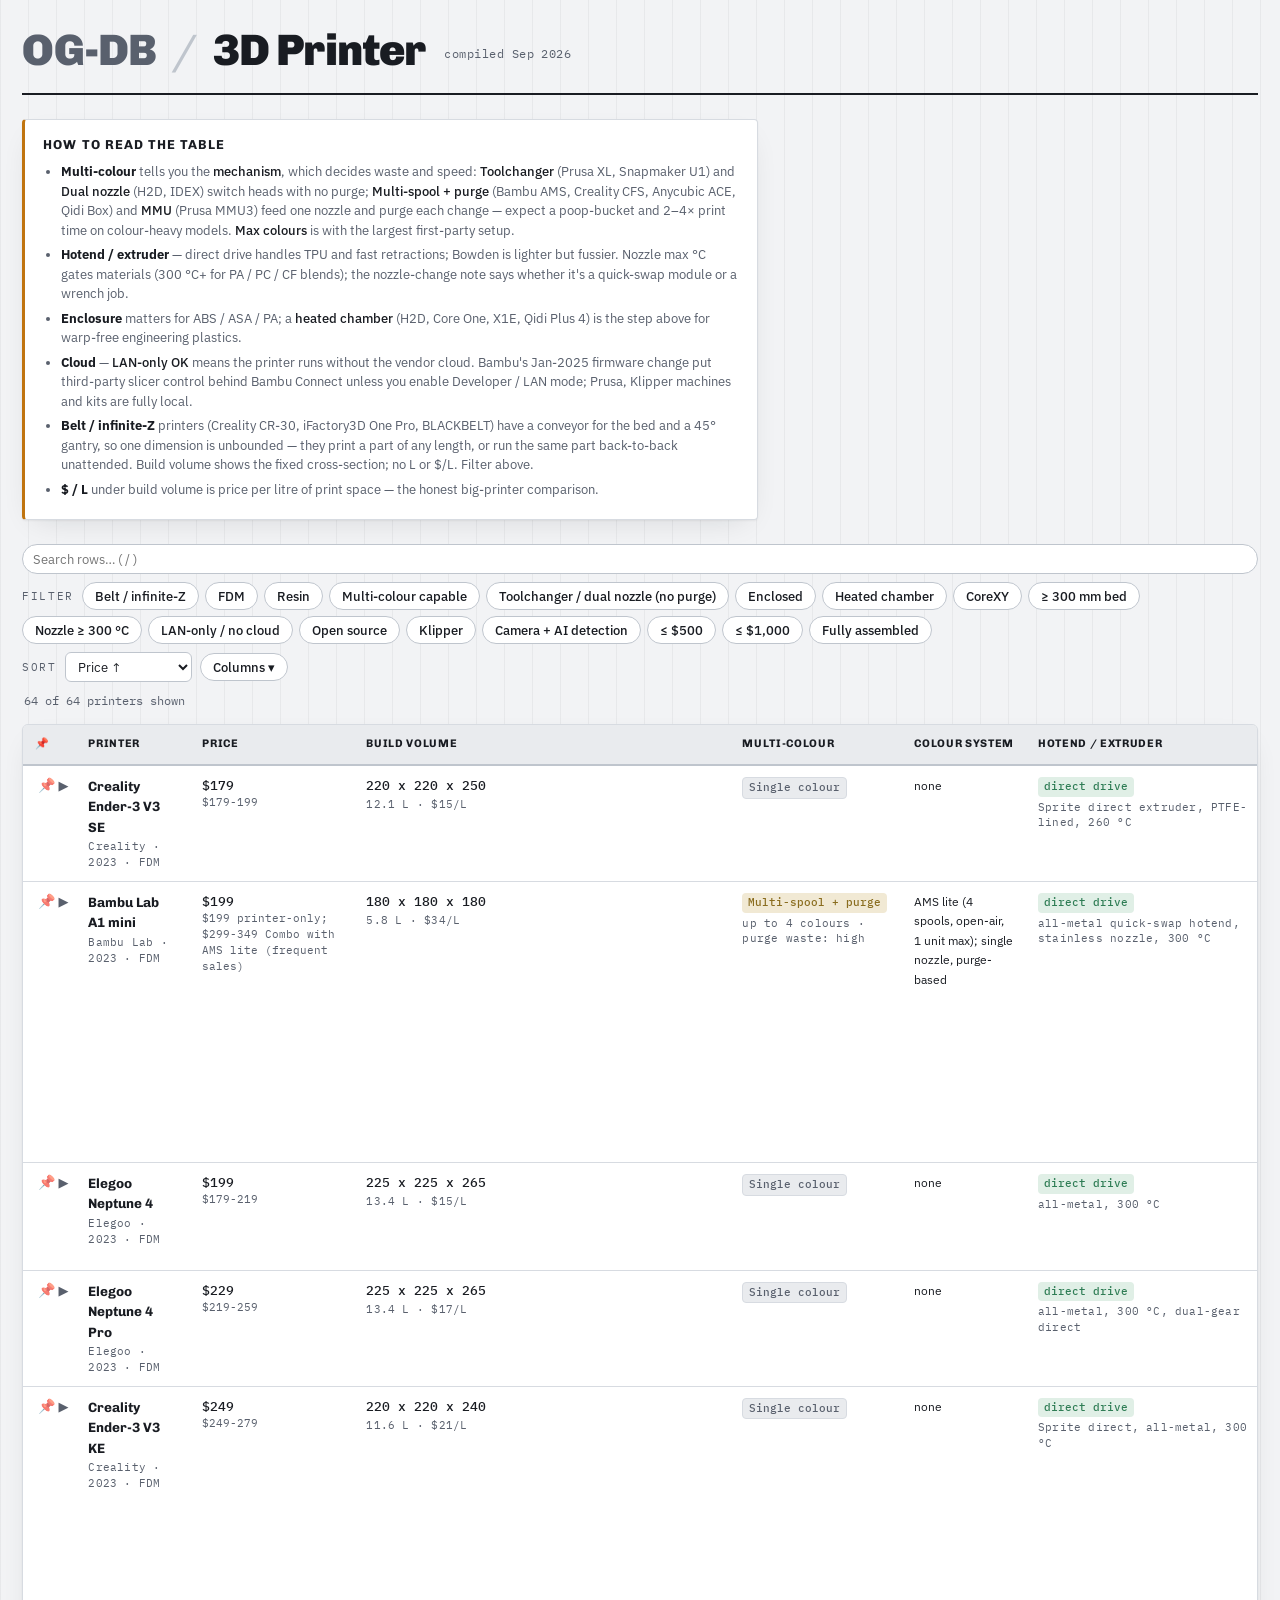
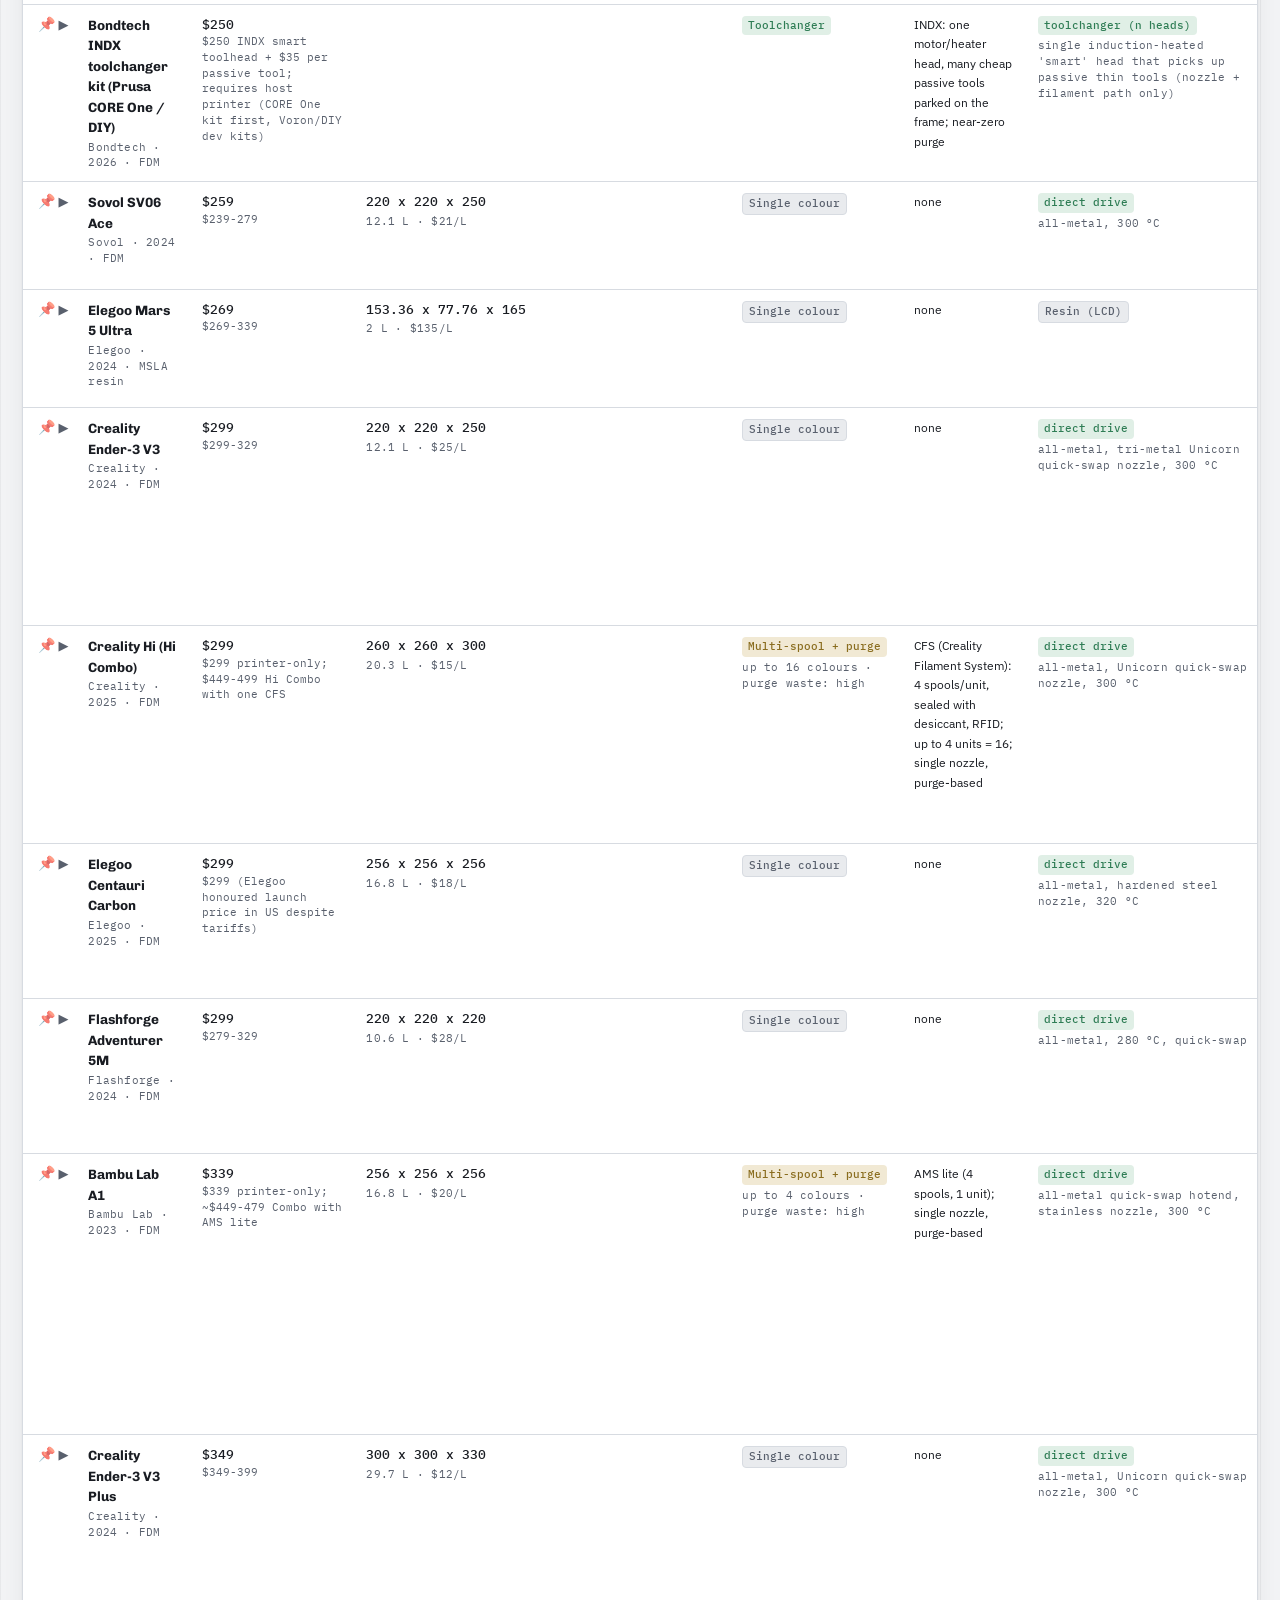
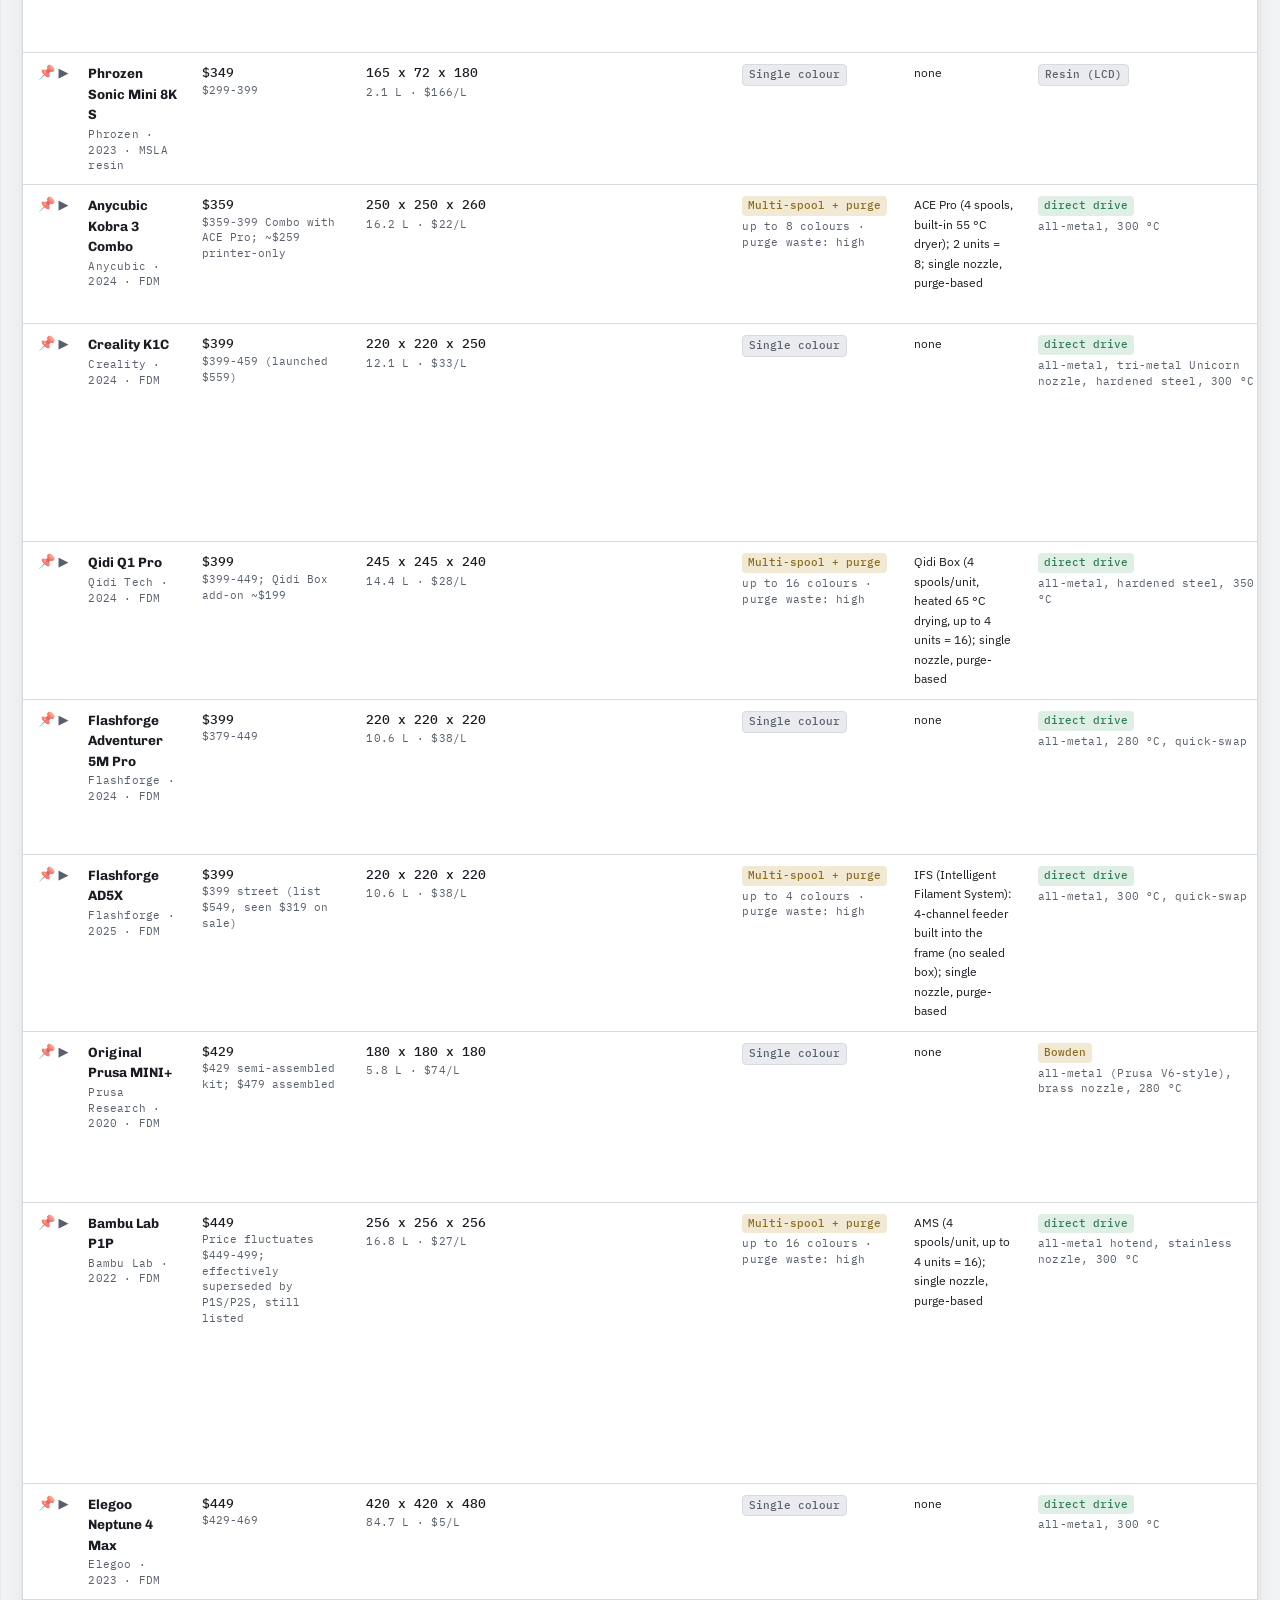
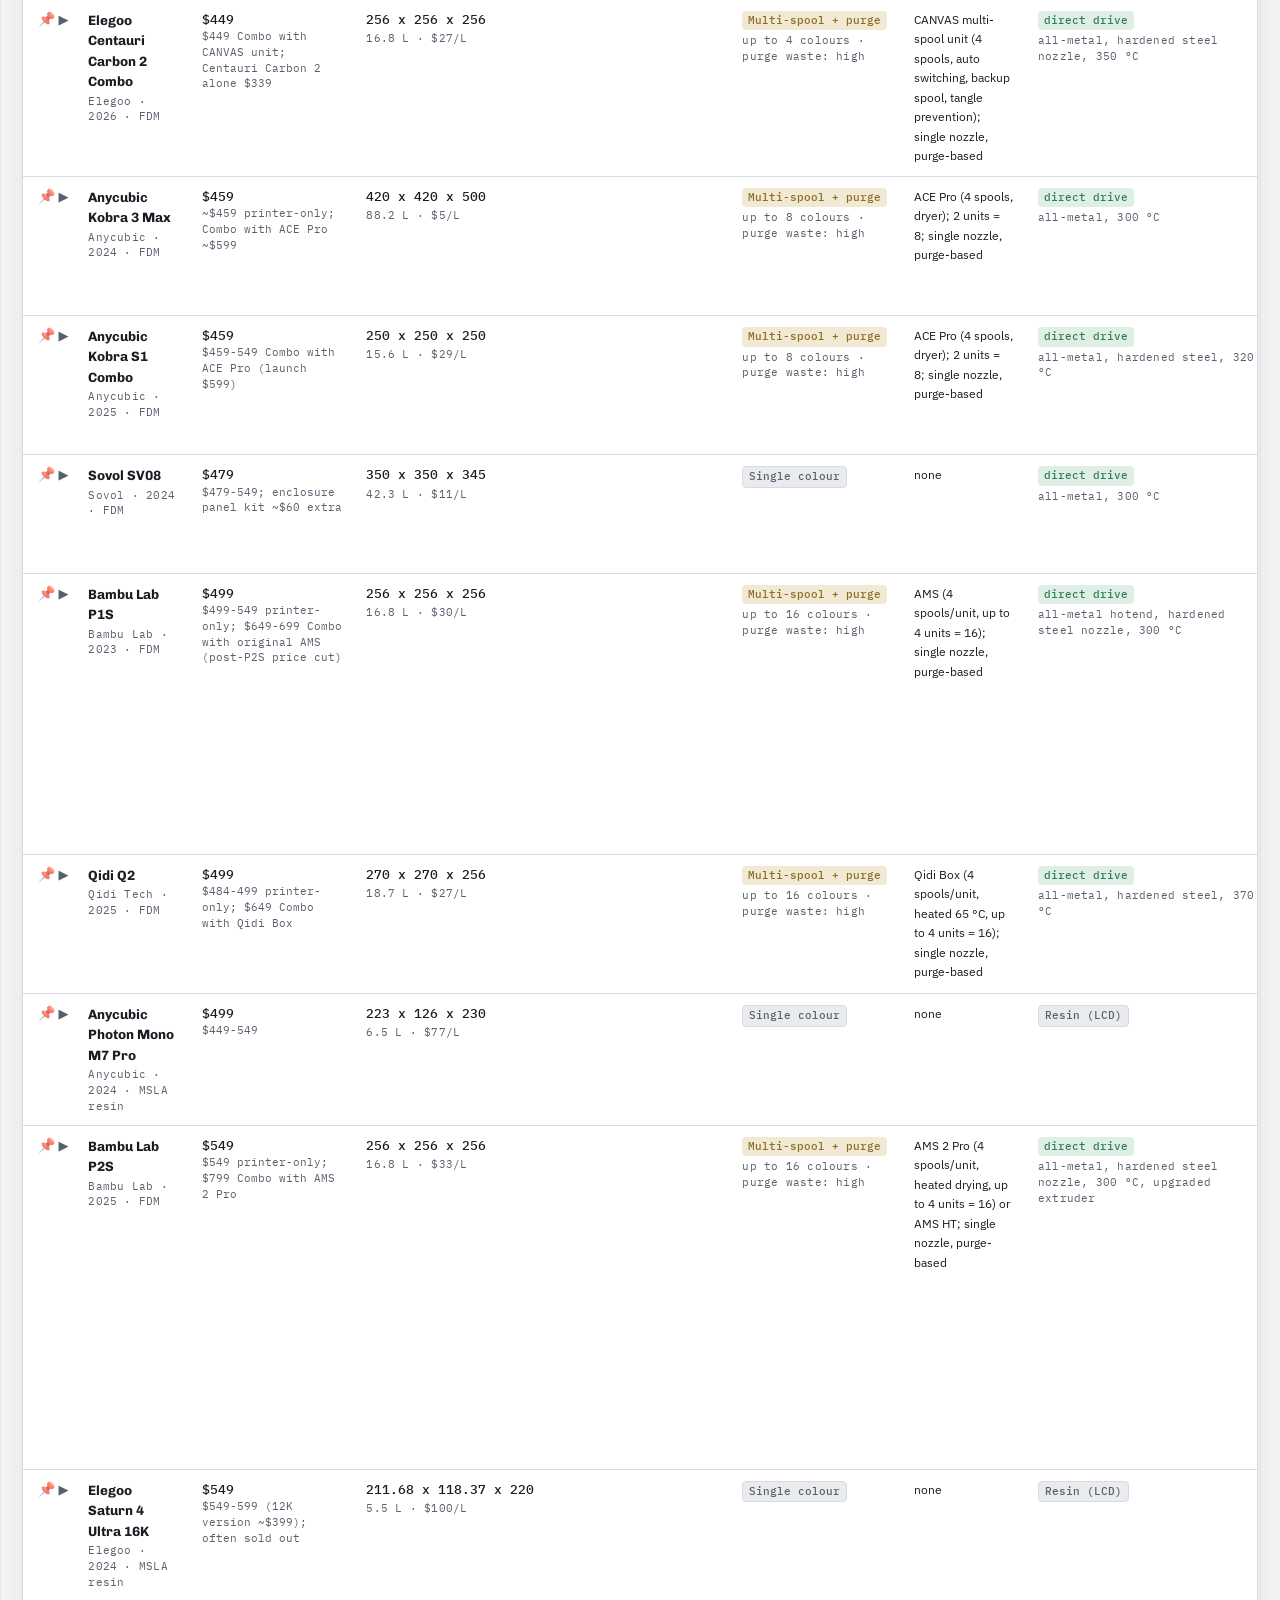
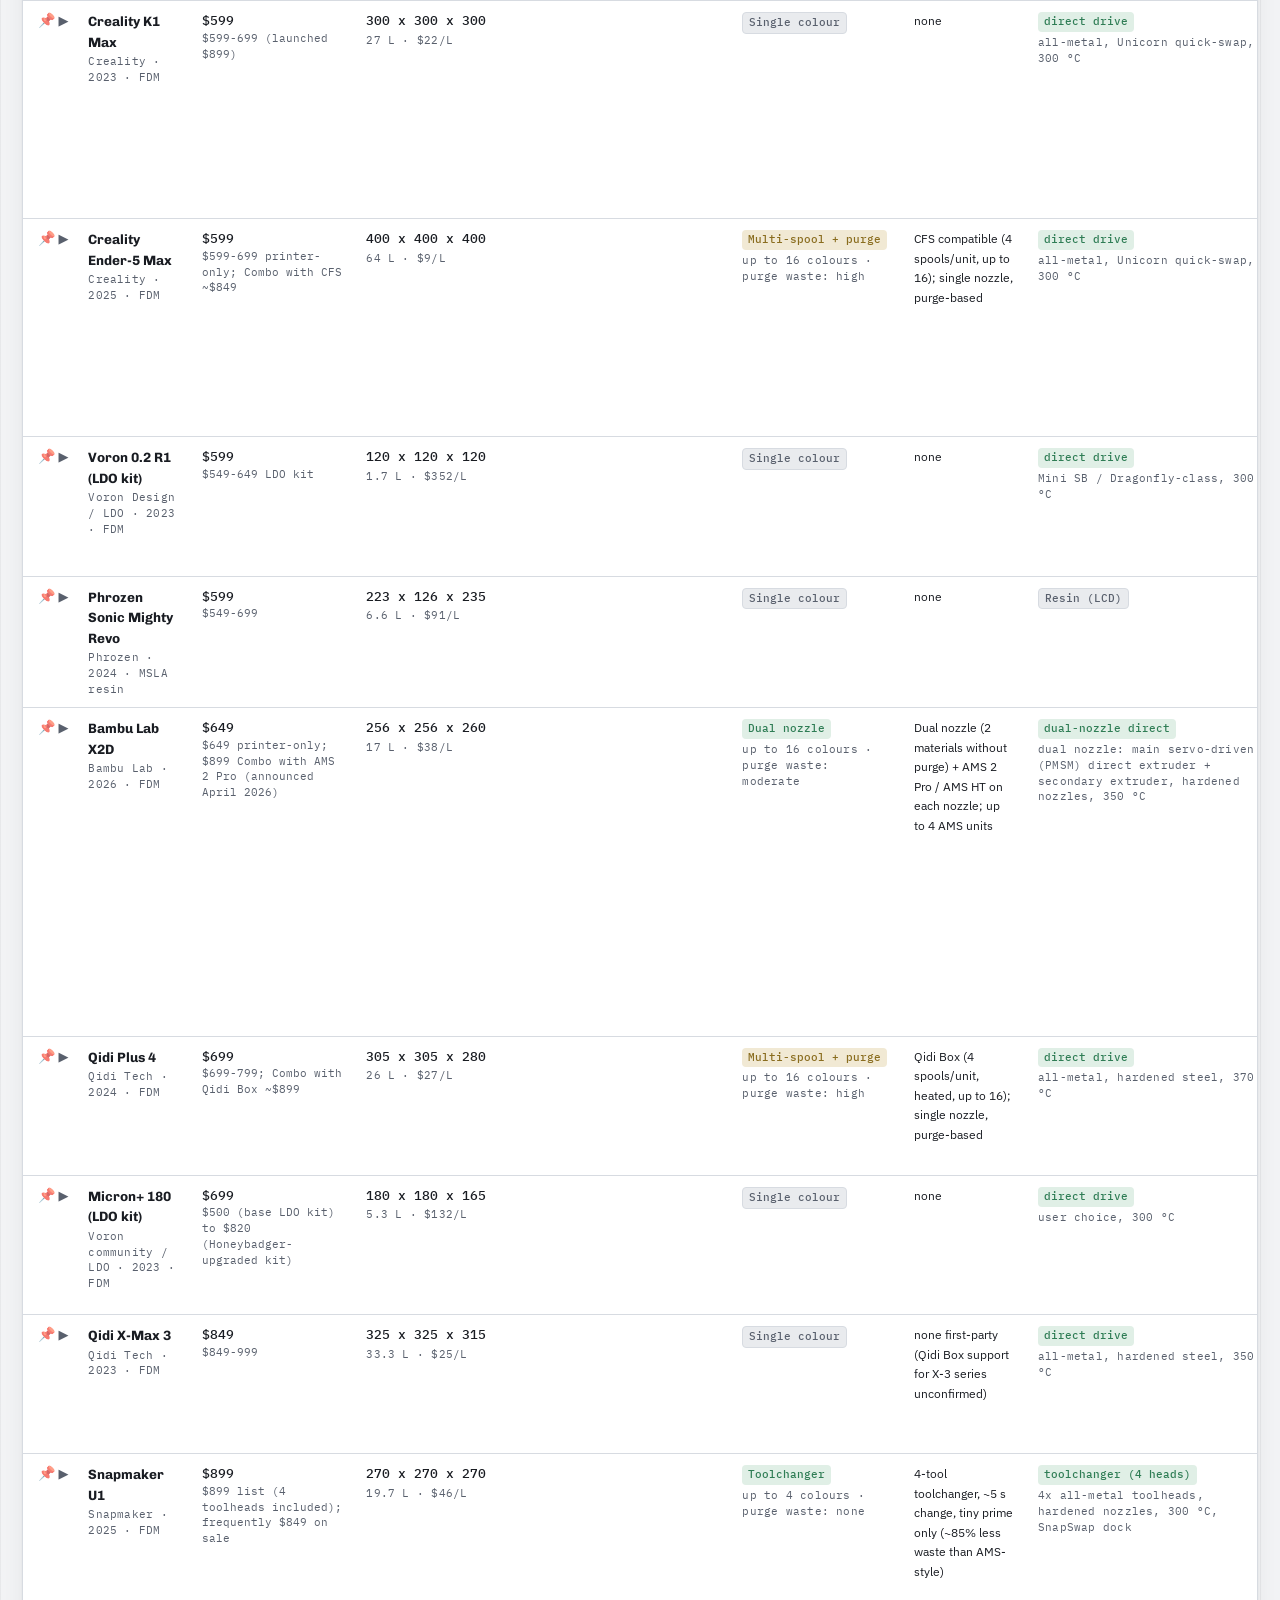
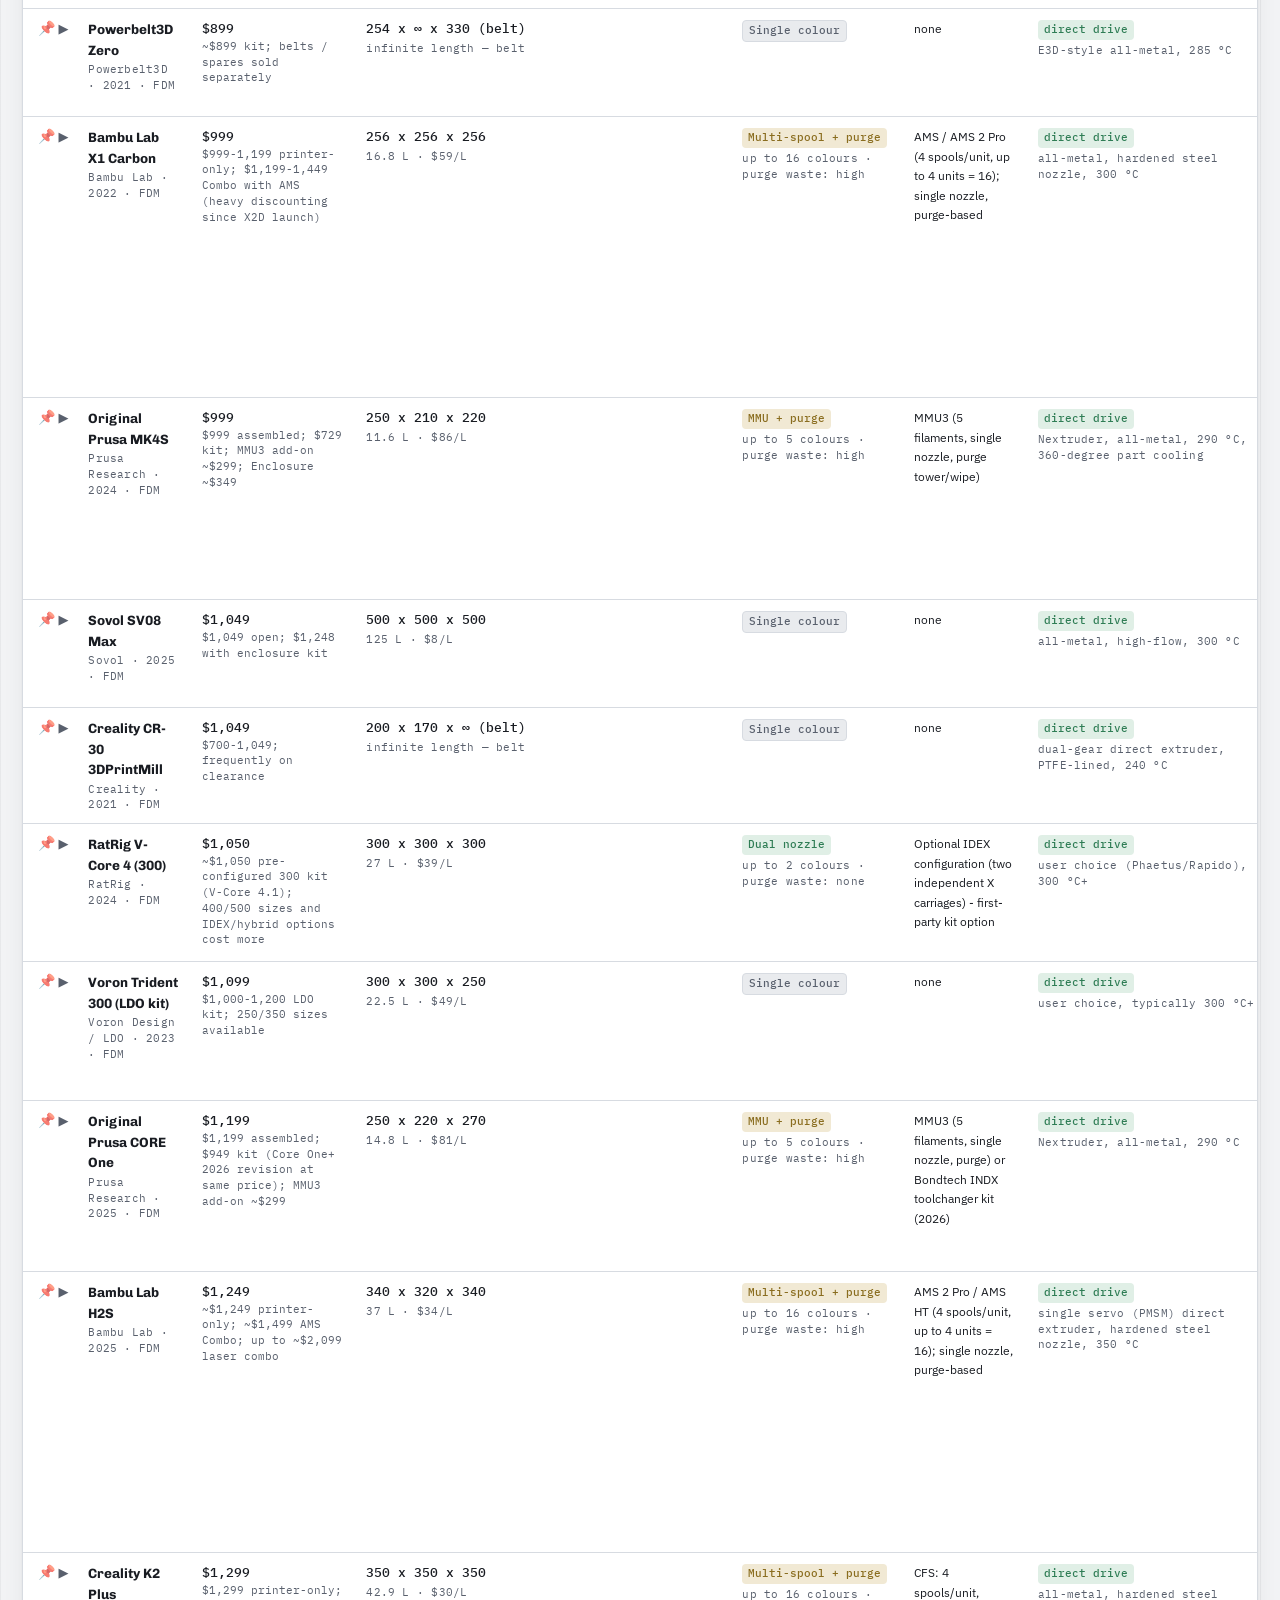
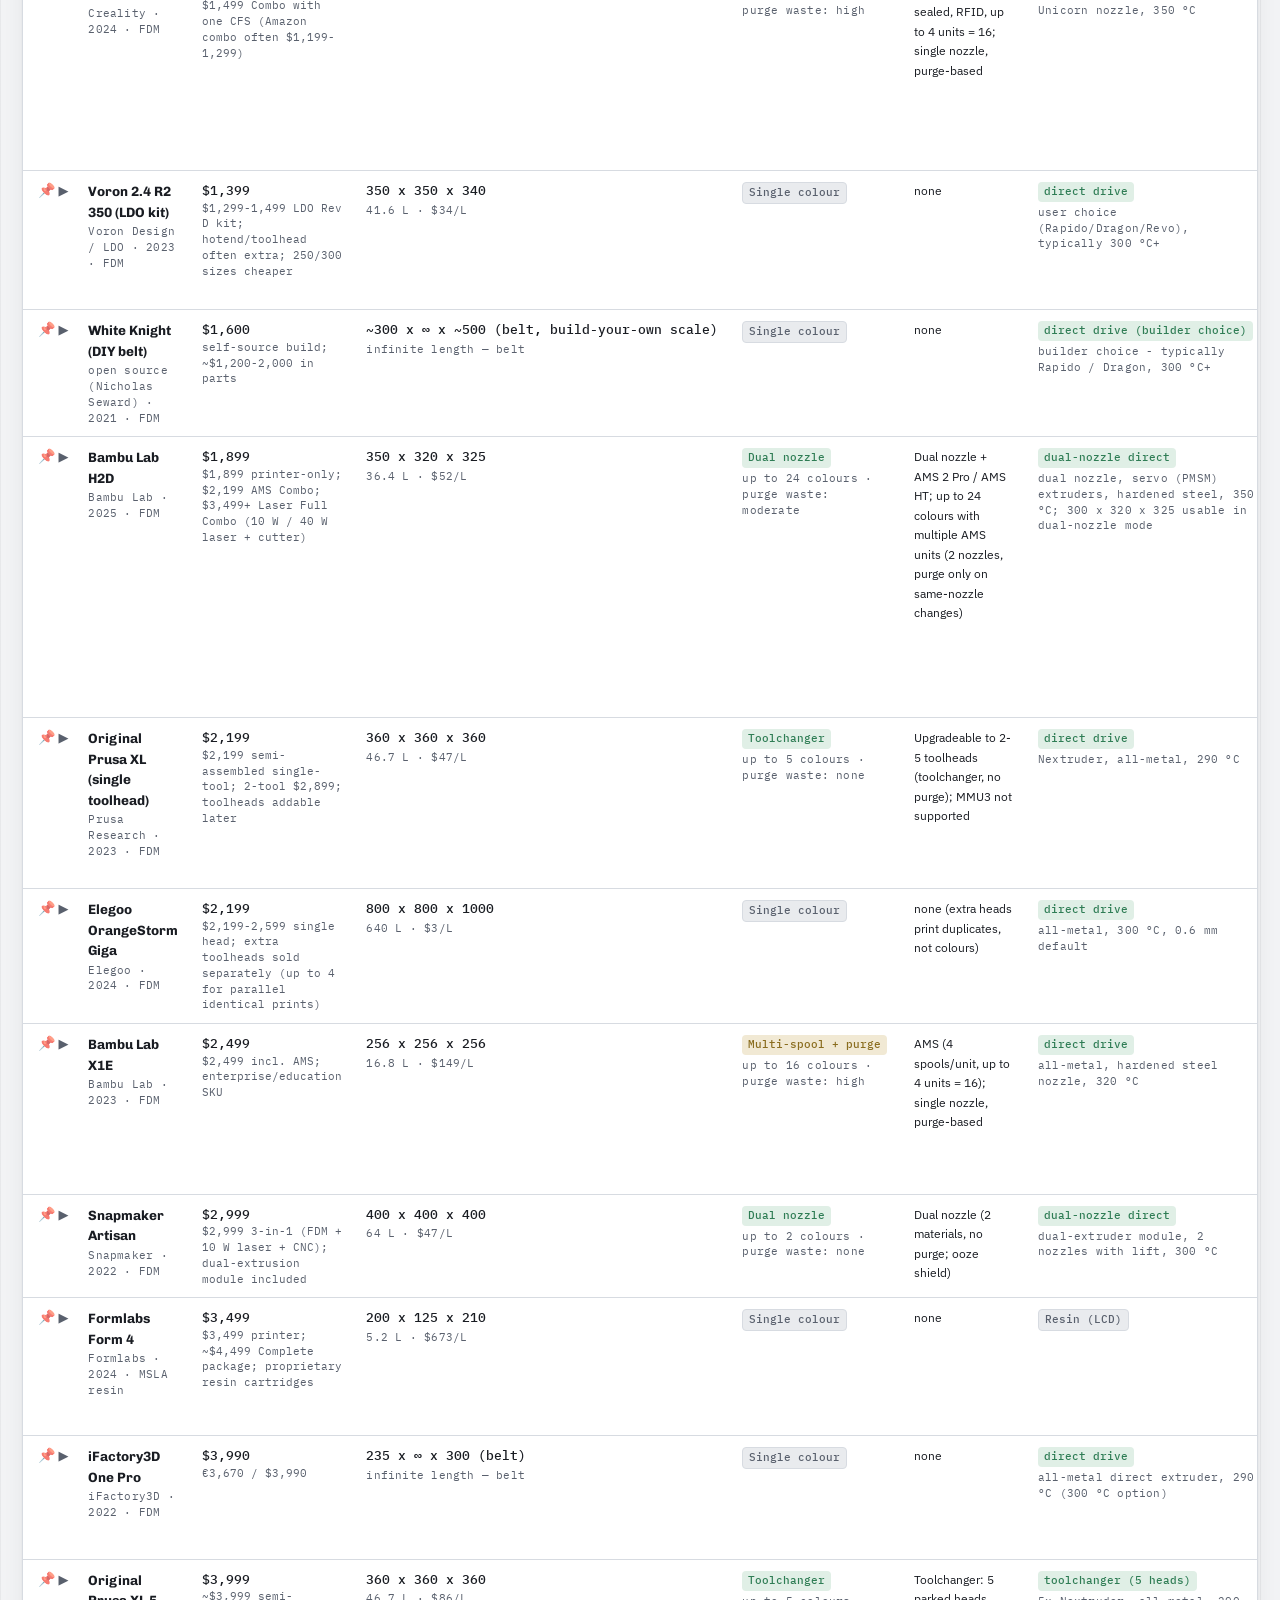
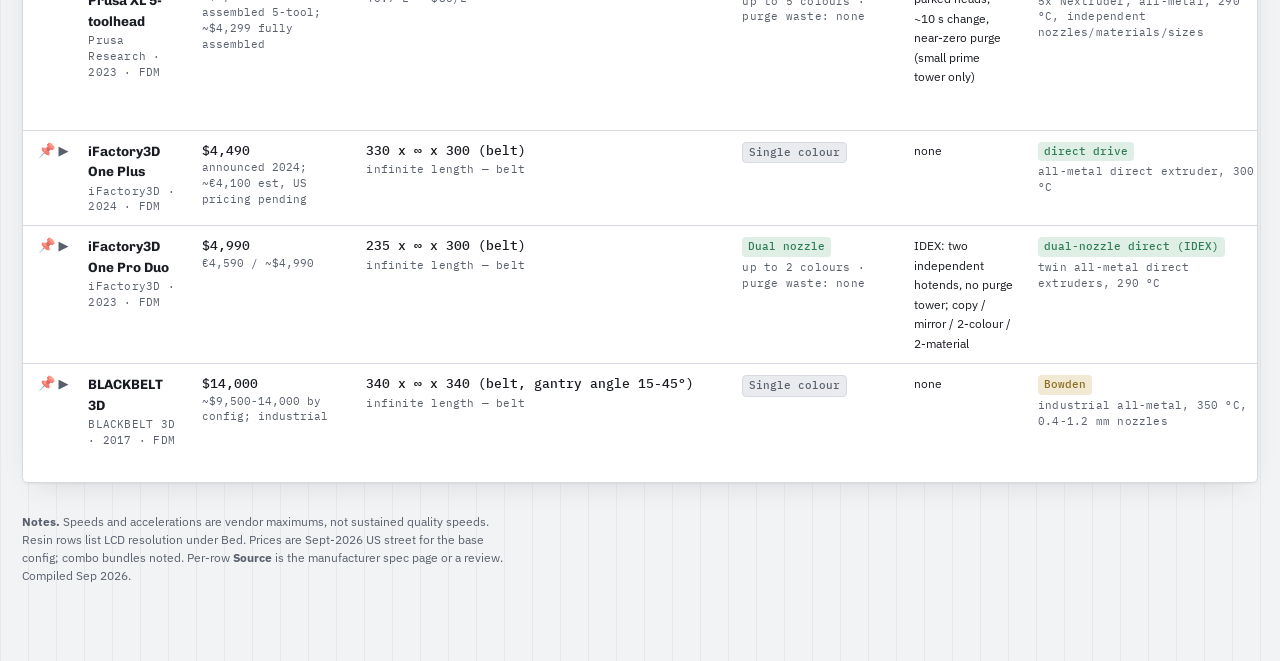
<file: printers/index.html>
<!doctype html>
<html lang="en">
<head>
<meta charset="utf-8">
<meta name="viewport" content="width=device-width, initial-scale=1">
<title>3D Printer</title>
<meta name="description" content="3D printers compared on build volume, hotend and extruder type, multi-colour system (toolchanger / dual nozzle / AMS-style feeder / MMU), enclosure and chamber heat, speed, bed, firmware openness, cloud dependence, and price.">
<link rel="preconnect" href="https://fonts.googleapis.com">
<link rel="preconnect" href="https://fonts.gstatic.com" crossorigin>
<link rel="stylesheet" href="https://fonts.googleapis.com/css2?family=Chivo:wght@400;700;900&family=IBM+Plex+Sans:wght@400;500;600&family=IBM+Plex+Mono:wght@400;500;600&display=swap">
<style>
body{margin:0;font:14px/1.5 system-ui,-apple-system,Segoe UI,Roboto,sans-serif}img{max-width:100%}[hidden]{display:none!important}
:root{
  --bg:#f2f3f5;--surface:#fff;--surface-2:#e9ebee;--ink:#191c22;--ink-soft:#59606d;
  --line:#d7dbe1;--line-strong:#bfc5cd;--accent:#c0740f;--accent-ink:#8a5300;--accent-wash:#f6ecdd;
  --yes:#2f7d55;--yes-bg:#e0efe6;--no:#a23f57;--no-bg:#f3e2e6;--partial:#8a6d1f;--partial-bg:#f1e9d4;
  --shadow:0 1px 2px rgba(20,22,27,.05),0 10px 30px -14px rgba(20,22,27,.16);
  --grid:rgba(25,28,34,.05);
}
@media (prefers-color-scheme:dark){:root:not([data-theme="light"]){
  --bg:#0e1014;--surface:#171a20;--surface-2:#1f232b;--ink:#e9ebef;--ink-soft:#98a0ae;
  --line:#2a2f38;--line-strong:#3a414d;--accent:#e8a33d;--accent-ink:#f0b968;--accent-wash:#2c2113;
  --yes:#6fc394;--yes-bg:#183328;--no:#e08aa0;--no-bg:#3a2029;--partial:#d9b968;--partial-bg:#332c15;
  --shadow:0 1px 2px rgba(0,0,0,.4),0 16px 40px -18px rgba(0,0,0,.6);--grid:rgba(255,255,255,.045);
}}
:root[data-theme="dark"]{
  --bg:#0e1014;--surface:#171a20;--surface-2:#1f232b;--ink:#e9ebef;--ink-soft:#98a0ae;
  --line:#2a2f38;--line-strong:#3a414d;--accent:#e8a33d;--accent-ink:#f0b968;--accent-wash:#2c2113;
  --yes:#6fc394;--yes-bg:#183328;--no:#e08aa0;--no-bg:#3a2029;--partial:#d9b968;--partial-bg:#332c15;
  --shadow:0 1px 2px rgba(0,0,0,.4),0 16px 40px -18px rgba(0,0,0,.6);--grid:rgba(255,255,255,.045);
}
*{box-sizing:border-box}
body{
  margin:0;color:var(--ink);
  background:linear-gradient(90deg,var(--grid) 1px,transparent 1px) 0 0/28px 100%,var(--bg);
  font-family:"IBM Plex Sans",system-ui,-apple-system,Segoe UI,Roboto,sans-serif;line-height:1.5;
}
.wrap{max-width:min(2600px,99vw);margin:0 auto;padding:clamp(16px,2.5vw,28px) clamp(8px,1.5vw,16px) 64px}

header.masthead{border-bottom:2px solid var(--ink);padding-bottom:20px;margin-bottom:24px}
h1{font-family:"Chivo",sans-serif;font-weight:900;font-size:clamp(26px,4.6vw,44px);
  line-height:1.02;margin:0;letter-spacing:-.02em;text-wrap:balance}
h1 .crumb{color:var(--ink-soft);text-decoration:none}
h1 .crumb:hover,h1 .crumb:focus-visible{color:var(--accent)}
h1 .sep{color:var(--line-strong);margin:0 .35em;font-weight:400}
.compiled{font-family:"IBM Plex Mono",monospace;font-size:12px;letter-spacing:.04em;
  color:var(--ink-soft);font-weight:400;white-space:nowrap;margin-left:12px;vertical-align:middle}

.primer{background:var(--surface);border:1px solid var(--line);border-left:3px solid var(--accent);
  border-radius:4px;padding:15px 18px;margin:20px 0 24px;box-shadow:var(--shadow);max-width:92ch}
.primer h2{font-family:"Chivo",sans-serif;font-weight:700;font-size:13px;margin:0 0 8px;
  text-transform:uppercase;letter-spacing:.08em}
.primer ul{margin:0;padding-left:18px;font-size:13px;color:var(--ink-soft)}
.primer li{margin:5px 0}
.primer strong{color:var(--ink)}
.primer em{color:var(--ink);font-style:normal;font-weight:500}

.controls{display:flex;flex-wrap:wrap;gap:8px;align-items:center;margin-bottom:8px}
.controls .grp{display:flex;flex-wrap:wrap;gap:6px;align-items:center}
.glabel{font-family:"IBM Plex Mono",monospace;font-size:11px;letter-spacing:.14em;
  text-transform:uppercase;color:var(--ink-soft);margin-right:2px}
button.chip{font-family:"IBM Plex Sans",sans-serif;font-size:12.5px;font-weight:500;color:var(--ink);
  background:var(--surface);border:1px solid var(--line-strong);border-radius:999px;padding:5px 12px;cursor:pointer;transition:.12s}
button.chip:hover{border-color:var(--accent)}
button.chip[aria-pressed="true"]{background:var(--accent);border-color:var(--accent);color:#1a1d23}
button.chip:focus-visible,select:focus-visible,tr.row:focus-visible{outline:2px solid var(--accent);outline-offset:2px}
select{font-family:"IBM Plex Sans",sans-serif;font-size:12.5px;padding:5px 8px;background:var(--surface);
  color:var(--ink);border:1px solid var(--line-strong);border-radius:6px}
.count{font-family:"IBM Plex Mono",monospace;font-size:12px;color:var(--ink-soft);margin:10px 2px 14px}

.colwrap{position:relative}
.colpanel{position:absolute;top:calc(100% + 6px);right:0;z-index:20;background:var(--surface);
  border:1px solid var(--line-strong);border-radius:8px;box-shadow:var(--shadow);padding:12px 14px;
  width:260px;max-height:70vh;overflow:auto;display:flex;flex-direction:column;gap:7px}
.colpanel .colhead{margin:0 0 2px;font-family:"IBM Plex Mono",monospace;font-size:10.5px;
  letter-spacing:.14em;text-transform:uppercase;color:var(--ink-soft)}
.colpanel label{display:flex;align-items:center;gap:8px;font-size:12.5px;cursor:pointer}
.colpanel input{accent-color:var(--accent)}
.colactions{display:flex;gap:8px;margin-top:6px;border-top:1px solid var(--line);padding-top:9px}
.colactions button{font-family:"IBM Plex Sans",sans-serif;font-size:11.5px;font-weight:500;cursor:pointer;
  background:var(--surface-2);color:var(--ink);border:1px solid var(--line-strong);border-radius:6px;padding:4px 10px}
.colactions button:hover{border-color:var(--accent)}

.tablewrap{overflow-x:auto;border:1px solid var(--line);border-radius:6px;box-shadow:var(--shadow)}
table{border-collapse:collapse;width:100%;background:var(--surface)}
thead th{position:sticky;top:0;z-index:2;background:var(--surface-2);font-family:"Chivo",sans-serif;
  font-weight:700;font-size:11px;letter-spacing:.06em;text-transform:uppercase;text-align:left;
  padding:11px 12px;color:var(--ink);border-bottom:2px solid var(--line-strong);white-space:nowrap}
thead th.sortable{cursor:pointer;user-select:none}
thead th.sortable:hover{color:var(--accent)}
thead th.sortable:focus-visible{outline:2px solid var(--accent);outline-offset:-2px}
thead th[aria-sort="ascending"],thead th[aria-sort="descending"]{color:var(--accent);background:var(--accent-wash)}
thead th .arrow{color:var(--accent);font-size:10px}
tbody tr.row{border-top:1px solid var(--line);cursor:pointer}
tbody tr.row:hover{background:var(--surface-2)}
td{padding:10px 12px;font-size:13px;vertical-align:top}
.name{font-family:"Chivo",sans-serif;font-weight:700;font-size:13.5px}
.sub{display:block;font-family:"IBM Plex Mono",monospace;font-size:10.5px;color:var(--ink-soft);
  font-weight:400;margin-top:2px;letter-spacing:.02em}
.price{font-family:"IBM Plex Mono",monospace;font-variant-numeric:tabular-nums;font-weight:500;white-space:nowrap}
.price small{display:block;color:var(--ink-soft);font-weight:400;font-size:10.5px;white-space:normal;max-width:22ch}
.tag{display:inline-block;font-family:"IBM Plex Mono",monospace;font-size:10.5px;font-weight:500;
  padding:2px 6px;border-radius:4px;margin:1px 3px 1px 0;white-space:nowrap}
.t-yes{background:var(--yes-bg);color:var(--yes)}
.t-no{background:var(--no-bg);color:var(--no)}
.t-part{background:var(--partial-bg);color:var(--partial)}
.t-neutral{background:var(--surface-2);color:var(--ink-soft);border:1px solid var(--line)}
a.srclink{font-family:"IBM Plex Mono",monospace;font-size:11.5px;color:var(--accent);text-decoration:none;white-space:nowrap}
a.srclink:hover,a.srclink:focus-visible{text-decoration:underline}

.expand{background:var(--bg)}
.expand td{padding:0}
.expand .inner{padding:16px 18px 20px;display:grid;grid-template-columns:repeat(auto-fit,minmax(230px,1fr));gap:14px 26px}
.expand h4{font-family:"IBM Plex Mono",monospace;font-size:10.5px;letter-spacing:.14em;text-transform:uppercase;color:var(--accent);margin:0 0 4px}
.expand p{margin:0;font-size:12.5px;color:var(--ink-soft)}
.expand p strong{color:var(--ink);font-weight:600}
dl.kv{margin:0;display:grid;grid-template-columns:max-content 1fr;gap:6px 16px;font-size:12.5px;color:var(--ink-soft);max-width:120ch}
dl.kv dt{font-family:"IBM Plex Mono",monospace;font-size:10.5px;letter-spacing:.1em;text-transform:uppercase;color:var(--ink);padding-top:1px}
dl.kv dd{margin:0}
.chev{display:inline-block;width:14px;color:var(--ink-soft);transition:transform .15s}
tr.row[aria-expanded="true"] .chev{transform:rotate(90deg);color:var(--accent)}
td.lead{white-space:nowrap;padding-right:4px}
.pin{border:0;background:none;cursor:pointer;font-size:14px;line-height:1;padding:2px 3px;
  opacity:.7;filter:none;transition:opacity .12s,transform .12s}
tr.row:hover .pin,.pin:focus-visible{opacity:1;transform:scale(1.15)}
.pin.on{filter:none}
.pin:focus-visible{outline:2px solid var(--accent);outline-offset:1px}
tr.row.pinned{background:var(--accent-wash)}
tr.row.pinned td:first-child{box-shadow:inset 3px 0 0 var(--accent)}
tr.row.pinned:hover{background:var(--accent-wash)}
.pincount{color:var(--accent-ink);font-weight:600}
.clearpins{border:0;background:none;color:var(--accent);font:inherit;font-size:11px;cursor:pointer;text-decoration:underline;padding:0 2px}

footer{margin-top:30px;font-size:12px;color:var(--ink-soft);max-width:70ch}
footer a{color:var(--accent)}
@media (prefers-reduced-motion:reduce){*{transition:none!important}}

.searchwrap{flex:1 1 220px;min-width:180px}
.rowsearch{width:100%;font-family:"IBM Plex Sans",sans-serif;font-size:12.5px;padding:6px 10px;background:var(--surface);color:var(--ink);border:1px solid var(--line-strong);border-radius:999px;outline:0}
.rowsearch:focus{border-color:var(--accent);box-shadow:0 0 0 3px var(--accent-wash)}
.rowsearch::-webkit-search-cancel-button{-webkit-appearance:none}

</style>
</head>
<body>
<div class="wrap">
  <header class="masthead">
    <h1><a class="crumb" href="../">OG-DB</a><span class="sep">/</span>3D Printer <span class="compiled">compiled Sep 2026</span></h1>
  </header>
  <div class="primer"><h2>How to read the table</h2><ul><li><strong>Multi-colour</strong> tells you the <em>mechanism</em>, which decides waste and speed: <em>Toolchanger</em> (Prusa XL, Snapmaker U1) and <em>Dual nozzle</em> (H2D, IDEX) switch heads with no purge; <em>Multi-spool + purge</em> (Bambu AMS, Creality CFS, Anycubic ACE, Qidi Box) and <em>MMU</em> (Prusa MMU3) feed one nozzle and purge each change &mdash; expect a poop-bucket and 2&ndash;4&times; print time on colour-heavy models. <em>Max colours</em> is with the largest first-party setup.</li><li><strong>Hotend / extruder</strong> &mdash; direct drive handles TPU and fast retractions; Bowden is lighter but fussier. Nozzle max &deg;C gates materials (300 &deg;C+ for PA / PC / CF blends); the nozzle-change note says whether it's a quick-swap module or a wrench job.</li><li><strong>Enclosure</strong> matters for ABS / ASA / PA; a <em>heated chamber</em> (H2D, Core One, X1E, Qidi Plus 4) is the step above for warp-free engineering plastics.</li><li><strong>Cloud</strong> &mdash; <em>LAN-only OK</em> means the printer runs without the vendor cloud. Bambu's Jan-2025 firmware change put third-party slicer control behind Bambu Connect unless you enable Developer / LAN mode; Prusa, Klipper machines and kits are fully local.</li><li><strong>Belt / infinite-Z</strong> printers (Creality CR-30, iFactory3D One Pro, BLACKBELT) have a conveyor for the bed and a 45&deg; gantry, so one dimension is unbounded &mdash; they print a part of any length, or run the same part back-to-back unattended. Build volume shows the fixed cross-section; no L or $/L. Filter above.</li><li><strong>$ / L</strong> under build volume is price per litre of print space &mdash; the honest big-printer comparison.</li></ul></div>
  <div class="controls">
    <div class="grp searchwrap"><input id="rowq" class="rowsearch" type="search" placeholder="Search rows… ( / )" autocomplete="off" aria-label="Search rows"></div>
    <div class="grp"><span class="glabel">Filter</span><span id="filters" style="display:contents"></span></div>
    <div class="grp"><span class="glabel">Sort</span><select id="sort"></select></div>
    <div class="grp colwrap">
      <button class="chip" id="colbtn" aria-expanded="false" aria-controls="colpanel">Columns ▾</button>
      <div class="colpanel" id="colpanel" hidden>
        <p class="colhead">Show columns</p>
        <div class="colactions"><button type="button" data-all="1">All</button><button type="button" data-all="0">Minimal</button></div>
      </div>
    </div>
  </div>
  <div class="count" id="count"></div>
  <div class="tablewrap"><table id="tbl"><thead><tr></tr></thead><tbody id="tbody"></tbody></table></div>
  <footer><p><strong>Notes.</strong> Speeds and accelerations are vendor maximums, not sustained quality speeds. Resin rows list LCD resolution under Bed. Prices are Sept-2026 US street for the base config; combo bundles noted. Per-row <strong>Source</strong> is the manufacturer spec page or a review. Compiled Sep 2026.</p></footer>
</div>
<script>
const DATA=[{"name":"Bambu Lab A1 mini","brand":"Bambu Lab","releaseYear":2023,"tech":"FDM","priceUSD":199,"priceNote":"$199 printer-only; $299-349 Combo with AMS lite (frequent sales)","buildVolumeMm":"180 x 180 x 180","buildVolumeL":5.8,"motion":"bedslinger (i3)","enclosed":false,"activeChamberHeat":false,"hotend":"all-metal quick-swap hotend, stainless nozzle, 300 °C","nozzleMaxC":300,"nozzleSwap":"quick-swap complete hotend (tool-less clip)","extruder":"direct drive","maxSpeedMms":500,"maxAccelMms2":10000,"multiColor":true,"colorSystem":"AMS lite (4 spools, open-air, 1 unit max); single nozzle, purge-based","colorSystemType":"multi-spool feeder + purge","maxColors":4,"purgeWaste":"high","bedType":"PEI textured spring steel, 80 °C","bedMaxC":80,"autoLevel":"eddy-current + strain-gauge auto bed leveling, auto flow calibration","camera":true,"aiFailDetect":false,"filamentSensor":true,"firmware":"closed (Bambu)","openSource":false,"cloudRequired":false,"cloudNote":"LAN-only mode available. Jan-2025 firmware (X1/P1/A1 series) routed third-party control through Bambu Connect; 'Developer Mode' restores open LAN/MQTT access but disables cloud features. Camera live-view via cloud by default on some models.","slicer":"Bambu Studio / OrcaSlicer","connectivity":"Wi-Fi, microSD","noiseDb":48,"assembly":"fully assembled","materials":"PLA, PETG, TPU (limited: no ABS/ASA - open frame, 80 °C bed)","notes":"Cheapest entry into multi-colour printing; AMS lite cannot be chained. Active flow-rate compensation and vibration compensation.","source":{"url":"https://bambulab.com/en-us/a1-mini","label":"Bambu Lab"}},{"name":"Bambu Lab A1","brand":"Bambu Lab","releaseYear":2023,"tech":"FDM","priceUSD":339,"priceNote":"$339 printer-only; ~$449-479 Combo with AMS lite","buildVolumeMm":"256 x 256 x 256","buildVolumeL":16.8,"motion":"bedslinger (i3)","enclosed":false,"activeChamberHeat":false,"hotend":"all-metal quick-swap hotend, stainless nozzle, 300 °C","nozzleMaxC":300,"nozzleSwap":"quick-swap complete hotend (tool-less clip)","extruder":"direct drive","maxSpeedMms":500,"maxAccelMms2":10000,"multiColor":true,"colorSystem":"AMS lite (4 spools, 1 unit); single nozzle, purge-based","colorSystemType":"multi-spool feeder + purge","maxColors":4,"purgeWaste":"high","bedType":"PEI textured spring steel, 100 °C","bedMaxC":100,"autoLevel":"eddy-current + strain-gauge fully automatic","camera":true,"aiFailDetect":false,"filamentSensor":true,"firmware":"closed (Bambu)","openSource":false,"cloudRequired":false,"cloudNote":"LAN-only mode available. Jan-2025 firmware (X1/P1/A1 series) routed third-party control through Bambu Connect; 'Developer Mode' restores open LAN/MQTT access but disables cloud features. Camera live-view via cloud by default on some models.","slicer":"Bambu Studio / OrcaSlicer","connectivity":"Wi-Fi, microSD","noiseDb":48,"assembly":"semi-assembled (30 min)","materials":"PLA, PETG, TPU, PVA; ABS/ASA not recommended (open frame)","notes":"Best-selling open bedslinger of 2024-25; 2024 heatbed cable recall handled by Bambu.","source":{"url":"https://bambulab.com/en-us/a1","label":"Bambu Lab"}},{"name":"Bambu Lab P1P","brand":"Bambu Lab","releaseYear":2022,"tech":"FDM","priceUSD":449,"priceNote":"Price fluctuates $449-499; effectively superseded by P1S/P2S, still listed","buildVolumeMm":"256 x 256 x 256","buildVolumeL":16.8,"motion":"CoreXY","enclosed":"optional kit","activeChamberHeat":false,"hotend":"all-metal hotend, stainless nozzle, 300 °C","nozzleMaxC":300,"nozzleSwap":"complete hotend swap (2 screws)","extruder":"direct drive","maxSpeedMms":500,"maxAccelMms2":20000,"multiColor":true,"colorSystem":"AMS (4 spools/unit, up to 4 units = 16); single nozzle, purge-based","colorSystemType":"multi-spool feeder + purge","maxColors":16,"purgeWaste":"high","bedType":"PEI textured spring steel, 100 °C","bedMaxC":100,"autoLevel":"strain-gauge fully automatic","camera":true,"aiFailDetect":false,"filamentSensor":true,"firmware":"closed (Bambu)","openSource":false,"cloudRequired":false,"cloudNote":"LAN-only mode available. Jan-2025 firmware (X1/P1/A1 series) routed third-party control through Bambu Connect; 'Developer Mode' restores open LAN/MQTT access but disables cloud features. Camera live-view via cloud by default on some models.","slicer":"Bambu Studio / OrcaSlicer","connectivity":"Wi-Fi, microSD","noiseDb":60,"assembly":"fully assembled","materials":"PLA, PETG, TPU, PVA; ABS/ASA with printed/purchased enclosure panels","notes":"Open-frame P1S; side panels are user-printable or sold as a kit. Low-res 720p camera, no AI detection.","source":{"url":"https://bambulab.com/en-us/p1","label":"Bambu Lab"}},{"name":"Bambu Lab P1S","brand":"Bambu Lab","releaseYear":2023,"tech":"FDM","priceUSD":499,"priceNote":"$499-549 printer-only; $649-699 Combo with original AMS (post-P2S price cut)","buildVolumeMm":"256 x 256 x 256","buildVolumeL":16.8,"motion":"CoreXY","enclosed":true,"activeChamberHeat":false,"hotend":"all-metal hotend, hardened steel nozzle, 300 °C","nozzleMaxC":300,"nozzleSwap":"complete hotend swap (2 screws)","extruder":"direct drive","maxSpeedMms":500,"maxAccelMms2":20000,"multiColor":true,"colorSystem":"AMS (4 spools/unit, up to 4 units = 16); single nozzle, purge-based","colorSystemType":"multi-spool feeder + purge","maxColors":16,"purgeWaste":"high","bedType":"PEI textured spring steel, 100 °C","bedMaxC":100,"autoLevel":"strain-gauge fully automatic","camera":true,"aiFailDetect":false,"filamentSensor":true,"firmware":"closed (Bambu)","openSource":false,"cloudRequired":false,"cloudNote":"LAN-only mode available. Jan-2025 firmware (X1/P1/A1 series) routed third-party control through Bambu Connect; 'Developer Mode' restores open LAN/MQTT access but disables cloud features. Camera live-view via cloud by default on some models.","slicer":"Bambu Studio / OrcaSlicer","connectivity":"Wi-Fi, microSD","noiseDb":60,"assembly":"fully assembled","materials":"PLA, PETG, TPU, ABS, ASA, PC, PA, CF blends (hardened nozzle)","notes":"The default recommendation of 2023-25; passive enclosure, activated-carbon filter. 720p camera, no LiDAR.","source":{"url":"https://bambulab.com/en-us/p1","label":"Bambu Lab"}},{"name":"Bambu Lab P2S","brand":"Bambu Lab","releaseYear":2025,"tech":"FDM","priceUSD":549,"priceNote":"$549 printer-only; $799 Combo with AMS 2 Pro","buildVolumeMm":"256 x 256 x 256","buildVolumeL":16.8,"motion":"CoreXY","enclosed":true,"activeChamberHeat":false,"hotend":"all-metal, hardened steel nozzle, 300 °C, upgraded extruder","nozzleMaxC":300,"nozzleSwap":"quick-swap complete hotend","extruder":"direct drive","maxSpeedMms":600,"maxAccelMms2":20000,"multiColor":true,"colorSystem":"AMS 2 Pro (4 spools/unit, heated drying, up to 4 units = 16) or AMS HT; single nozzle, purge-based","colorSystemType":"multi-spool feeder + purge","maxColors":16,"purgeWaste":"high","bedType":"PEI textured spring steel, 100 °C","bedMaxC":100,"autoLevel":"strain-gauge + eddy-current fully automatic","camera":true,"aiFailDetect":true,"filamentSensor":true,"firmware":"closed (Bambu)","openSource":false,"cloudRequired":false,"cloudNote":"LAN-only mode available. Jan-2025 firmware (X1/P1/A1 series) routed third-party control through Bambu Connect; 'Developer Mode' restores open LAN/MQTT access but disables cloud features. Camera live-view via cloud by default on some models. P2S ships with Bambu Connect-era firmware from day one.","slicer":"Bambu Studio / OrcaSlicer","connectivity":"Wi-Fi, microSD","noiseDb":50,"assembly":"fully assembled","materials":"PLA, PETG, TPU, ABS, ASA, PC, PA, CF/GF blends","notes":"P1S refresh: colour touchscreen, 1080p camera with spaghetti detection, better cooling, no active chamber heat or servo extruder.","source":{"url":"https://www.tomshardware.com/3d-printing/bambu-lab-p2s-review","label":"Tom's Hardware"}},{"name":"Bambu Lab X1 Carbon","brand":"Bambu Lab","releaseYear":2022,"tech":"FDM","priceUSD":999,"priceNote":"$999-1,199 printer-only; $1,199-1,449 Combo with AMS (heavy discounting since X2D launch)","buildVolumeMm":"256 x 256 x 256","buildVolumeL":16.8,"motion":"CoreXY","enclosed":true,"activeChamberHeat":false,"hotend":"all-metal, hardened steel nozzle, 300 °C","nozzleMaxC":300,"nozzleSwap":"quick-swap complete hotend module","extruder":"direct drive","maxSpeedMms":500,"maxAccelMms2":20000,"multiColor":true,"colorSystem":"AMS / AMS 2 Pro (4 spools/unit, up to 4 units = 16); single nozzle, purge-based","colorSystemType":"multi-spool feeder + purge","maxColors":16,"purgeWaste":"high","bedType":"PEI textured spring steel, 120 °C","bedMaxC":120,"autoLevel":"LiDAR + strain-gauge, fully automatic, first-layer inspection","camera":true,"aiFailDetect":true,"filamentSensor":true,"firmware":"closed (Bambu)","openSource":false,"cloudRequired":false,"cloudNote":"LAN-only mode available. Jan-2025 firmware (X1/P1/A1 series) routed third-party control through Bambu Connect; 'Developer Mode' restores open LAN/MQTT access but disables cloud features. Camera live-view via cloud by default on some models.","slicer":"Bambu Studio / OrcaSlicer","connectivity":"Wi-Fi, LAN via adapter, microSD","noiseDb":60,"assembly":"fully assembled","materials":"PLA, PETG, TPU, ABS, ASA, PA, PC, CF/GF blends","notes":"The printer that made enclosed CoreXY + multi-colour mainstream; superseded by X2D/H2 but still sold.","source":{"url":"https://bambulab.com/en-us/x1","label":"Bambu Lab"}},{"name":"Bambu Lab X1E","brand":"Bambu Lab","releaseYear":2023,"tech":"FDM","priceUSD":2499,"priceNote":"$2,499 incl. AMS; enterprise/education SKU","buildVolumeMm":"256 x 256 x 256","buildVolumeL":16.8,"motion":"CoreXY","enclosed":true,"activeChamberHeat":true,"hotend":"all-metal, hardened steel nozzle, 320 °C","nozzleMaxC":320,"nozzleSwap":"quick-swap complete hotend module","extruder":"direct drive","maxSpeedMms":500,"maxAccelMms2":20000,"multiColor":true,"colorSystem":"AMS (4 spools/unit, up to 4 units = 16); single nozzle, purge-based","colorSystemType":"multi-spool feeder + purge","maxColors":16,"purgeWaste":"high","bedType":"PEI textured spring steel, 120 °C","bedMaxC":120,"autoLevel":"LiDAR + strain-gauge, fully automatic","camera":true,"aiFailDetect":true,"filamentSensor":true,"firmware":"closed (Bambu)","openSource":false,"cloudRequired":false,"cloudNote":"Designed for air-gapped/enterprise networks: Ethernet, WPA2-Enterprise Wi-Fi, LAN-only mode with no cloud account needed.","slicer":"Bambu Studio / OrcaSlicer","connectivity":"Ethernet, Wi-Fi (enterprise auth), microSD","noiseDb":60,"assembly":"fully assembled","materials":"PLA, PETG, TPU, ABS, ASA, PA, PC, PPA-CF, CF/GF blends (60 °C chamber)","notes":"X1C with 60 °C active chamber heater, Ethernet and enterprise Wi-Fi; the privacy-friendly Bambu.","source":{"url":"https://bambulab.com/en-us/x1e","label":"Bambu Lab"}},{"name":"Bambu Lab X2D","brand":"Bambu Lab","releaseYear":2026,"tech":"FDM","priceUSD":649,"priceNote":"$649 printer-only; $899 Combo with AMS 2 Pro (announced April 2026)","buildVolumeMm":"256 x 256 x 260","buildVolumeL":17,"motion":"CoreXY","enclosed":true,"activeChamberHeat":true,"hotend":"dual nozzle: main servo-driven (PMSM) direct extruder + secondary extruder, hardened nozzles, 350 °C","nozzleMaxC":350,"nozzleSwap":"quick-swap hotend modules (both nozzles)","extruder":"dual-nozzle direct","maxSpeedMms":1000,"maxAccelMms2":20000,"multiColor":true,"colorSystem":"Dual nozzle (2 materials without purge) + AMS 2 Pro / AMS HT on each nozzle; up to 4 AMS units","colorSystemType":"dual nozzle (IDEX/2-in-1)","maxColors":16,"purgeWaste":"moderate","bedType":"PEI textured spring steel, 120 °C","bedMaxC":120,"autoLevel":"eddy-current + strain-gauge fully automatic","camera":true,"aiFailDetect":true,"filamentSensor":true,"firmware":"closed (Bambu)","openSource":false,"cloudRequired":false,"cloudNote":"LAN-only mode available. Jan-2025 firmware (X1/P1/A1 series) routed third-party control through Bambu Connect; 'Developer Mode' restores open LAN/MQTT access but disables cloud features. Camera live-view via cloud by default on some models. Ships with Bambu Connect-era firmware.","slicer":"Bambu Studio / OrcaSlicer","connectivity":"Wi-Fi, microSD","noiseDb":50,"assembly":"fully assembled","materials":"PLA, PETG, TPU, ABS, ASA, PA, PC, PPA-CF, CF/GF blends (65 °C chamber)","notes":"X1C successor: dual nozzle + 65 °C active chamber at $649. maxColors depends on AMS count; 2 nozzles reduce (not eliminate) purge. Verify maxSpeed/accel from spec sheet.","source":{"url":"https://bambuhub.net/articles/x2d-launch","label":"BambuHub"}},{"name":"Bambu Lab H2D","brand":"Bambu Lab","releaseYear":2025,"tech":"FDM","priceUSD":1899,"priceNote":"$1,899 printer-only; $2,199 AMS Combo; $3,499+ Laser Full Combo (10 W / 40 W laser + cutter)","buildVolumeMm":"350 x 320 x 325","buildVolumeL":36.4,"motion":"CoreXY","enclosed":true,"activeChamberHeat":true,"hotend":"dual nozzle, servo (PMSM) extruders, hardened steel, 350 °C; 300 x 320 x 325 usable in dual-nozzle mode","nozzleMaxC":350,"nozzleSwap":"quick-swap hotend modules (both nozzles)","extruder":"dual-nozzle direct","maxSpeedMms":1000,"maxAccelMms2":20000,"multiColor":true,"colorSystem":"Dual nozzle + AMS 2 Pro / AMS HT; up to 24 colours with multiple AMS units (2 nozzles, purge only on same-nozzle changes)","colorSystemType":"dual nozzle (IDEX/2-in-1)","maxColors":24,"purgeWaste":"moderate","bedType":"PEI textured spring steel, 120 °C","bedMaxC":120,"autoLevel":"eddy-current + strain-gauge + vision, fully automatic","camera":true,"aiFailDetect":true,"filamentSensor":true,"firmware":"closed (Bambu)","openSource":false,"cloudRequired":false,"cloudNote":"LAN-only mode available. Jan-2025 firmware (X1/P1/A1 series) routed third-party control through Bambu Connect; 'Developer Mode' restores open LAN/MQTT access but disables cloud features. Camera live-view via cloud by default on some models.","slicer":"Bambu Studio / OrcaSlicer","connectivity":"Wi-Fi, Ethernet, microSD","noiseDb":50,"assembly":"fully assembled","materials":"PLA, PETG, TPU, ABS, ASA, PA, PC, PPA-CF, PPS-CF, CF/GF blends (65 °C chamber)","notes":"Flagship 2-in-1: dual-nozzle FDM plus optional laser/cutter/pen modules. Both nozzles share one carriage (not IDEX) - second nozzle offset reduces X volume.","source":{"url":"https://bambulab.com/en-us/h2d","label":"Bambu Lab"}},{"name":"Bambu Lab H2S","brand":"Bambu Lab","releaseYear":2025,"tech":"FDM","priceUSD":1249,"priceNote":"~$1,249 printer-only; ~$1,499 AMS Combo; up to ~$2,099 laser combo","buildVolumeMm":"340 x 320 x 340","buildVolumeL":37,"motion":"CoreXY","enclosed":true,"activeChamberHeat":true,"hotend":"single servo (PMSM) direct extruder, hardened steel nozzle, 350 °C","nozzleMaxC":350,"nozzleSwap":"quick-swap hotend module","extruder":"direct drive","maxSpeedMms":1000,"maxAccelMms2":20000,"multiColor":true,"colorSystem":"AMS 2 Pro / AMS HT (4 spools/unit, up to 4 units = 16); single nozzle, purge-based","colorSystemType":"multi-spool feeder + purge","maxColors":16,"purgeWaste":"high","bedType":"PEI textured spring steel, 120 °C","bedMaxC":120,"autoLevel":"eddy-current + strain-gauge + vision, fully automatic","camera":true,"aiFailDetect":true,"filamentSensor":true,"firmware":"closed (Bambu)","openSource":false,"cloudRequired":false,"cloudNote":"LAN-only mode available. Jan-2025 firmware (X1/P1/A1 series) routed third-party control through Bambu Connect; 'Developer Mode' restores open LAN/MQTT access but disables cloud features. Camera live-view via cloud by default on some models.","slicer":"Bambu Studio / OrcaSlicer","connectivity":"Wi-Fi, Ethernet, microSD","noiseDb":50,"assembly":"fully assembled","materials":"PLA, PETG, TPU, ABS, ASA, PA, PC, PPA-CF, CF/GF blends (65 °C chamber)","notes":"Single-nozzle H2D with slightly taller volume; same 65 °C chamber and laser-module compatibility.","source":{"url":"https://www.3dtechvalley.com/bambu-lab-h2s-review/","label":"3DTechValley"}},{"name":"Original Prusa MINI+","brand":"Prusa Research","releaseYear":2020,"tech":"FDM","priceUSD":429,"priceNote":"$429 semi-assembled kit; $479 assembled","buildVolumeMm":"180 x 180 x 180","buildVolumeL":5.8,"motion":"Cartesian XZ","enclosed":false,"activeChamberHeat":false,"hotend":"all-metal (Prusa V6-style), brass nozzle, 280 °C","nozzleMaxC":280,"nozzleSwap":"threaded V6 nozzle","extruder":"Bowden","maxSpeedMms":200,"maxAccelMms2":4000,"multiColor":false,"colorSystem":"none","colorSystemType":"none","maxColors":1,"purgeWaste":"n/a","bedType":"PEI spring steel (smooth/textured), 100 °C","bedMaxC":100,"autoLevel":"SuperPINDA inductive mesh, automatic","camera":false,"aiFailDetect":false,"filamentSensor":true,"firmware":"Prusa (open)","openSource":true,"cloudRequired":false,"cloudNote":"No cloud needed: prints from USB, LAN via PrusaLink (local web UI) or optional Prusa Connect cloud. Fully open-source firmware/hardware.","slicer":"PrusaSlicer","connectivity":"Wi-Fi (ESP), Ethernet, USB","noiseDb":null,"assembly":"semi-assembled (30 min)","materials":"PLA, PETG, ASA, flex (limited via Bowden)","notes":"Older design but still current; MMU not supported. Input shaper added 2024 firmware. Pre-2023 release included for completeness.","source":{"url":"https://www.prusa3d.com/product/original-prusa-mini-kit-2/","label":"Prusa Research"}},{"name":"Original Prusa MK4S","brand":"Prusa Research","releaseYear":2024,"tech":"FDM","priceUSD":999,"priceNote":"$999 assembled; $729 kit; MMU3 add-on ~$299; Enclosure ~$349","buildVolumeMm":"250 x 210 x 220","buildVolumeL":11.6,"motion":"bedslinger (i3)","enclosed":"optional kit","activeChamberHeat":false,"hotend":"Nextruder, all-metal, 290 °C, 360-degree part cooling","nozzleMaxC":290,"nozzleSwap":"Prusa Nozzle (threaded, V6 adapter available); quick-swap 'HF' high-flow nozzle","extruder":"direct drive","maxSpeedMms":300,"maxAccelMms2":null,"multiColor":true,"colorSystem":"MMU3 (5 filaments, single nozzle, purge tower/wipe)","colorSystemType":"MMU (single nozzle, purge)","maxColors":5,"purgeWaste":"high","bedType":"PEI spring steel, 120 °C","bedMaxC":120,"autoLevel":"Loadcell in nozzle, fully automatic, no Z-offset","camera":false,"aiFailDetect":false,"filamentSensor":true,"firmware":"Prusa (open)","openSource":true,"cloudRequired":false,"cloudNote":"No cloud needed: prints from USB, LAN via PrusaLink (local web UI) or optional Prusa Connect cloud. Fully open-source firmware/hardware. Optional Buddy3D camera.","slicer":"PrusaSlicer","connectivity":"Wi-Fi, Ethernet, USB","noiseDb":null,"assembly":"fully assembled","materials":"PLA, PETG, TPU, ASA, PC blends (with enclosure)","notes":"Prusa does not advertise a max speed; ~300 mm/s with input shaper is realistic. Upgradeable from MK3S+/MK4.","source":{"url":"https://www.prusa3d.com/product/original-prusa-mk4s-3d-printer-5/","label":"Prusa Research"}},{"name":"Original Prusa CORE One","brand":"Prusa Research","releaseYear":2025,"tech":"FDM","priceUSD":1199,"priceNote":"$1,199 assembled; $949 kit (Core One+ 2026 revision at same price); MMU3 add-on ~$299","buildVolumeMm":"250 x 220 x 270","buildVolumeL":14.8,"motion":"CoreXY","enclosed":true,"activeChamberHeat":false,"hotend":"Nextruder, all-metal, 290 °C","nozzleMaxC":290,"nozzleSwap":"Prusa Nozzle (threaded, V6 adapter)","extruder":"direct drive","maxSpeedMms":350,"maxAccelMms2":null,"multiColor":true,"colorSystem":"MMU3 (5 filaments, single nozzle, purge) or Bondtech INDX toolchanger kit (2026)","colorSystemType":"MMU (single nozzle, purge)","maxColors":5,"purgeWaste":"high","bedType":"PEI spring steel, 120 °C","bedMaxC":120,"autoLevel":"Loadcell in nozzle, fully automatic","camera":true,"aiFailDetect":false,"filamentSensor":true,"firmware":"Prusa (open)","openSource":true,"cloudRequired":false,"cloudNote":"No cloud needed: prints from USB, LAN via PrusaLink (local web UI) or optional Prusa Connect cloud. Fully open-source firmware/hardware.","slicer":"PrusaSlicer","connectivity":"Wi-Fi, Ethernet, USB","noiseDb":null,"assembly":"fully assembled","materials":"PLA, PETG, TPU, ABS, ASA, PC, PA, CF blends (passive chamber ~55 °C)","notes":"Passively heated chamber reaches ~55 °C from bed; an add-on chamber heater has been discussed for Core One+ - verify before listing activeChamberHeat. MK4S owners can convert via upgrade kit.","source":{"url":"https://www.prusa3d.com/product/prusa-core-one/","label":"Prusa Research"}},{"name":"Original Prusa XL (single toolhead)","brand":"Prusa Research","releaseYear":2023,"tech":"FDM","priceUSD":2199,"priceNote":"$2,199 semi-assembled single-tool; 2-tool $2,899; toolheads addable later","buildVolumeMm":"360 x 360 x 360","buildVolumeL":46.7,"motion":"CoreXY","enclosed":"optional kit","activeChamberHeat":false,"hotend":"Nextruder, all-metal, 290 °C","nozzleMaxC":290,"nozzleSwap":"Prusa Nozzle (threaded)","extruder":"direct drive","maxSpeedMms":300,"maxAccelMms2":null,"multiColor":true,"colorSystem":"Upgradeable to 2-5 toolheads (toolchanger, no purge); MMU3 not supported","colorSystemType":"toolchanger (no purge)","maxColors":5,"purgeWaste":"none","bedType":"16-segment tiled PEI spring steel, 120 °C (only used tiles heated)","bedMaxC":120,"autoLevel":"Loadcell, fully automatic per-tool offset calibration","camera":false,"aiFailDetect":false,"filamentSensor":true,"firmware":"Prusa (open)","openSource":true,"cloudRequired":false,"cloudNote":"No cloud needed: prints from USB, LAN via PrusaLink (local web UI) or optional Prusa Connect cloud. Fully open-source firmware/hardware.","slicer":"PrusaSlicer","connectivity":"Wi-Fi, Ethernet, USB","noiseDb":null,"assembly":"semi-assembled (30 min)","materials":"PLA, PETG, TPU, ASA, PC (enclosure recommended)","notes":"Segmented bed saves power and cuts warping; enclosure sold separately (~$399).","source":{"url":"https://www.prusa3d.com/product/original-prusa-xl-semi-assembled-single-toolhead-3d-printer/","label":"Prusa Research"}},{"name":"Original Prusa XL 5-toolhead","brand":"Prusa Research","releaseYear":2023,"tech":"FDM","priceUSD":3999,"priceNote":"~$3,999 semi-assembled 5-tool; ~$4,299 fully assembled","buildVolumeMm":"360 x 360 x 360","buildVolumeL":46.7,"motion":"CoreXY","enclosed":"optional kit","activeChamberHeat":false,"hotend":"5x Nextruder, all-metal, 290 °C, independent nozzles/materials/sizes","nozzleMaxC":290,"nozzleSwap":"Prusa Nozzle (threaded); entire tool swaps automatically","extruder":"toolchanger (5 heads)","maxSpeedMms":300,"maxAccelMms2":null,"multiColor":true,"colorSystem":"Toolchanger: 5 parked heads, ~10 s change, near-zero purge (small prime tower only)","colorSystemType":"toolchanger (no purge)","maxColors":5,"purgeWaste":"none","bedType":"16-segment tiled PEI spring steel, 120 °C","bedMaxC":120,"autoLevel":"Loadcell, fully automatic, auto tool-offset calibration","camera":false,"aiFailDetect":false,"filamentSensor":true,"firmware":"Prusa (open)","openSource":true,"cloudRequired":false,"cloudNote":"No cloud needed: prints from USB, LAN via PrusaLink (local web UI) or optional Prusa Connect cloud. Fully open-source firmware/hardware.","slicer":"PrusaSlicer","connectivity":"Wi-Fi, Ethernet, USB","noiseDb":null,"assembly":"semi-assembled (30 min)","materials":"PLA, PETG, TPU, ASA, PC, soluble supports (BVOH/PVA)","notes":"The reference consumer toolchanger; each head can carry a different nozzle size or material.","source":{"url":"https://www.prusa3d.com/product/original-prusa-xl-semi-assembled-5-toolhead-3d-printer/","label":"Prusa Research"}},{"name":"Creality Ender-3 V3 SE","brand":"Creality","releaseYear":2023,"tech":"FDM","priceUSD":179,"priceNote":"$179-199","buildVolumeMm":"220 x 220 x 250","buildVolumeL":12.1,"motion":"bedslinger (i3)","enclosed":false,"activeChamberHeat":false,"hotend":"Sprite direct extruder, PTFE-lined, 260 °C","nozzleMaxC":260,"nozzleSwap":"threaded MK8-style nozzle","extruder":"direct drive","maxSpeedMms":250,"maxAccelMms2":2500,"multiColor":false,"colorSystem":"none","colorSystemType":"none","maxColors":1,"purgeWaste":"n/a","bedType":"PC-coated spring steel, 100 °C","bedMaxC":100,"autoLevel":"CR Touch + strain-gauge auto Z-offset","camera":false,"aiFailDetect":false,"filamentSensor":false,"firmware":"Marlin","openSource":true,"cloudRequired":false,"cloudNote":"No network at all - prints from microSD/USB.","slicer":"Creality Print / Cura / Orca","connectivity":"microSD, USB","noiseDb":null,"assembly":"semi-assembled (30 min)","materials":"PLA, PETG, TPU","notes":"Cheapest current Creality; no Wi-Fi, no multi-colour.","source":{"url":"https://www.creality.com/products/creality-ender-3-v3-se","label":"Creality"}},{"name":"Creality Ender-3 V3 KE","brand":"Creality","releaseYear":2023,"tech":"FDM","priceUSD":249,"priceNote":"$249-279","buildVolumeMm":"220 x 220 x 240","buildVolumeL":11.6,"motion":"bedslinger (i3)","enclosed":false,"activeChamberHeat":false,"hotend":"Sprite direct, all-metal, 300 °C","nozzleMaxC":300,"nozzleSwap":"threaded nozzle (Unicorn quick-swap on some batches)","extruder":"direct drive","maxSpeedMms":500,"maxAccelMms2":8000,"multiColor":false,"colorSystem":"none","colorSystemType":"none","maxColors":1,"purgeWaste":"n/a","bedType":"PEI spring steel, 100 °C","bedMaxC":100,"autoLevel":"CR Touch, automatic","camera":false,"aiFailDetect":false,"filamentSensor":true,"firmware":"Klipper","openSource":false,"cloudRequired":false,"cloudNote":"Creality Cloud app optional; printer has local web UI (Fluidd/Mainsail-style) and LAN send from Creality Print / Orca. Rooting unlocks stock Klipper. Camera feed via LAN.","slicer":"Creality Print / Orca","connectivity":"Wi-Fi, USB","noiseDb":null,"assembly":"semi-assembled (30 min)","materials":"PLA, PETG, TPU, ABS (open frame)","notes":"Creality's locked Klipper fork; community root gives full Klipper. Optional camera.","source":{"url":"https://www.creality.com/products/ender-3-v3-ke","label":"Creality"}},{"name":"Creality Ender-3 V3","brand":"Creality","releaseYear":2024,"tech":"FDM","priceUSD":299,"priceNote":"$299-329","buildVolumeMm":"220 x 220 x 250","buildVolumeL":12.1,"motion":"Cartesian XZ","enclosed":false,"activeChamberHeat":false,"hotend":"all-metal, tri-metal Unicorn quick-swap nozzle, 300 °C","nozzleMaxC":300,"nozzleSwap":"Unicorn quick-swap nozzle (tool-less)","extruder":"direct drive","maxSpeedMms":600,"maxAccelMms2":20000,"multiColor":false,"colorSystem":"none","colorSystemType":"none","maxColors":1,"purgeWaste":"n/a","bedType":"PEI spring steel, 110 °C","bedMaxC":110,"autoLevel":"strain-gauge, fully automatic","camera":false,"aiFailDetect":false,"filamentSensor":true,"firmware":"Klipper","openSource":false,"cloudRequired":false,"cloudNote":"Creality Cloud app optional; printer has local web UI (Fluidd/Mainsail-style) and LAN send from Creality Print / Orca. Rooting unlocks stock Klipper. Camera feed via LAN.","slicer":"Creality Print / Orca","connectivity":"Wi-Fi, USB","noiseDb":null,"assembly":"semi-assembled (30 min)","materials":"PLA, PETG, TPU, ABS (open frame)","notes":"CoreXZ 'V-frame' design with lightweight toolhead; fastest open-frame Ender.","source":{"url":"https://www.creality.com/products/creality-ender-3-v3-3d-printer","label":"Creality"}},{"name":"Creality Ender-3 V3 Plus","brand":"Creality","releaseYear":2024,"tech":"FDM","priceUSD":349,"priceNote":"$349-399","buildVolumeMm":"300 x 300 x 330","buildVolumeL":29.7,"motion":"Cartesian XZ","enclosed":false,"activeChamberHeat":false,"hotend":"all-metal, Unicorn quick-swap nozzle, 300 °C","nozzleMaxC":300,"nozzleSwap":"Unicorn quick-swap nozzle","extruder":"direct drive","maxSpeedMms":600,"maxAccelMms2":20000,"multiColor":false,"colorSystem":"none","colorSystemType":"none","maxColors":1,"purgeWaste":"n/a","bedType":"PEI spring steel, 100 °C","bedMaxC":100,"autoLevel":"strain-gauge, fully automatic","camera":false,"aiFailDetect":false,"filamentSensor":true,"firmware":"Klipper","openSource":false,"cloudRequired":false,"cloudNote":"Creality Cloud app optional; printer has local web UI (Fluidd/Mainsail-style) and LAN send from Creality Print / Orca. Rooting unlocks stock Klipper. Camera feed via LAN.","slicer":"Creality Print / Orca","connectivity":"Wi-Fi, USB","noiseDb":null,"assembly":"semi-assembled (30 min)","materials":"PLA, PETG, TPU, ABS (open frame)","notes":"Large-volume version of the CoreXZ Ender-3 V3.","source":{"url":"https://www.creality.com/products/creality-ender-3-v3-plus-3d-printer","label":"Creality"}},{"name":"Creality Hi (Hi Combo)","brand":"Creality","releaseYear":2025,"tech":"FDM","priceUSD":299,"priceNote":"$299 printer-only; $449-499 Hi Combo with one CFS","buildVolumeMm":"260 x 260 x 300","buildVolumeL":20.3,"motion":"bedslinger (i3)","enclosed":false,"activeChamberHeat":false,"hotend":"all-metal, Unicorn quick-swap nozzle, 300 °C","nozzleMaxC":300,"nozzleSwap":"Unicorn quick-swap nozzle","extruder":"direct drive","maxSpeedMms":500,"maxAccelMms2":12000,"multiColor":true,"colorSystem":"CFS (Creality Filament System): 4 spools/unit, sealed with desiccant, RFID; up to 4 units = 16; single nozzle, purge-based","colorSystemType":"multi-spool feeder + purge","maxColors":16,"purgeWaste":"high","bedType":"PEI spring steel, 100 °C","bedMaxC":100,"autoLevel":"strain-gauge, fully automatic","camera":true,"aiFailDetect":false,"filamentSensor":true,"firmware":"closed (Creality OS, Klipper-based)","openSource":false,"cloudRequired":false,"cloudNote":"Creality Cloud app optional; printer has local web UI (Fluidd/Mainsail-style) and LAN send from Creality Print / Orca. Rooting unlocks stock Klipper. Camera feed via LAN.","slicer":"Creality Print / Orca","connectivity":"Wi-Fi, USB","noiseDb":null,"assembly":"semi-assembled (30 min)","materials":"PLA, PETG, TPU, ABS/ASA (open frame)","notes":"Creality's answer to the A1 Combo; CFS is the same unit as K2 Plus, so it can be reused.","source":{"url":"https://www.creality.com/products/creality-hi-3d-printer","label":"Creality"}},{"name":"Creality K1C","brand":"Creality","releaseYear":2024,"tech":"FDM","priceUSD":399,"priceNote":"$399-459 (launched $559)","buildVolumeMm":"220 x 220 x 250","buildVolumeL":12.1,"motion":"CoreXY","enclosed":true,"activeChamberHeat":false,"hotend":"all-metal, tri-metal Unicorn nozzle, hardened steel, 300 °C","nozzleMaxC":300,"nozzleSwap":"Unicorn quick-swap nozzle","extruder":"direct drive","maxSpeedMms":600,"maxAccelMms2":20000,"multiColor":false,"colorSystem":"none","colorSystemType":"none","maxColors":1,"purgeWaste":"n/a","bedType":"PEI spring steel, 100 °C","bedMaxC":100,"autoLevel":"strain-gauge, fully automatic","camera":true,"aiFailDetect":true,"filamentSensor":true,"firmware":"Klipper","openSource":false,"cloudRequired":false,"cloudNote":"Creality Cloud app optional; printer has local web UI (Fluidd/Mainsail-style) and LAN send from Creality Print / Orca. Rooting unlocks stock Klipper. Camera feed via LAN.","slicer":"Creality Print / Orca","connectivity":"Wi-Fi, USB","noiseDb":null,"assembly":"fully assembled","materials":"PLA, PETG, TPU, ABS, ASA, PA-CF, CF blends","notes":"K1 refresh for carbon-fibre filaments; no CFS support (single colour). Rooting unlocks stock Klipper.","source":{"url":"https://www.creality.com/products/creality-k1c-3d-printer","label":"Creality"}},{"name":"Creality K1 Max","brand":"Creality","releaseYear":2023,"tech":"FDM","priceUSD":599,"priceNote":"$599-699 (launched $899)","buildVolumeMm":"300 x 300 x 300","buildVolumeL":27,"motion":"CoreXY","enclosed":true,"activeChamberHeat":false,"hotend":"all-metal, Unicorn quick-swap, 300 °C","nozzleMaxC":300,"nozzleSwap":"Unicorn quick-swap nozzle","extruder":"direct drive","maxSpeedMms":600,"maxAccelMms2":20000,"multiColor":false,"colorSystem":"none","colorSystemType":"none","maxColors":1,"purgeWaste":"n/a","bedType":"PEI spring steel, 100 °C","bedMaxC":100,"autoLevel":"LiDAR + strain-gauge, automatic","camera":true,"aiFailDetect":true,"filamentSensor":true,"firmware":"Klipper","openSource":false,"cloudRequired":false,"cloudNote":"Creality Cloud app optional; printer has local web UI (Fluidd/Mainsail-style) and LAN send from Creality Print / Orca. Rooting unlocks stock Klipper. Camera feed via LAN.","slicer":"Creality Print / Orca","connectivity":"Wi-Fi, USB","noiseDb":null,"assembly":"fully assembled","materials":"PLA, PETG, TPU, ABS, ASA, PA-CF","notes":"Large enclosed budget CoreXY; no CFS support.","source":{"url":"https://www.creality.com/products/creality-k1-max-3d-printer","label":"Creality"}},{"name":"Creality K2 Plus","brand":"Creality","releaseYear":2024,"tech":"FDM","priceUSD":1299,"priceNote":"$1,299 printer-only; $1,499 Combo with one CFS (Amazon combo often $1,199-1,299)","buildVolumeMm":"350 x 350 x 350","buildVolumeL":42.9,"motion":"CoreXY","enclosed":true,"activeChamberHeat":true,"hotend":"all-metal, hardened steel Unicorn nozzle, 350 °C","nozzleMaxC":350,"nozzleSwap":"Unicorn quick-swap nozzle","extruder":"direct drive","maxSpeedMms":600,"maxAccelMms2":30000,"multiColor":true,"colorSystem":"CFS: 4 spools/unit, sealed, RFID, up to 4 units = 16; single nozzle, purge-based","colorSystemType":"multi-spool feeder + purge","maxColors":16,"purgeWaste":"high","bedType":"PEI spring steel, 120 °C","bedMaxC":120,"autoLevel":"strain-gauge, fully automatic","camera":true,"aiFailDetect":true,"filamentSensor":true,"firmware":"closed (Creality OS, Klipper-based)","openSource":false,"cloudRequired":false,"cloudNote":"Creality Cloud app optional; printer has local web UI (Fluidd/Mainsail-style) and LAN send from Creality Print / Orca. Rooting unlocks stock Klipper. Camera feed via LAN.","slicer":"Creality Print / Orca","connectivity":"Wi-Fi, Ethernet, USB","noiseDb":null,"assembly":"fully assembled","materials":"PLA, PETG, TPU, ABS, ASA, PC, PA, PPA-CF, CF/GF blends (60 °C chamber)","notes":"Large heated-chamber CFS machine; stepper closed-loop motors; dual AI cameras. Base vs Combo pricing has shifted repeatedly - verify.","source":{"url":"https://store.creality.com/products/creality-k2-plus-combo-3d-printer","label":"Creality Store"}},{"name":"Creality Ender-5 Max","brand":"Creality","releaseYear":2025,"tech":"FDM","priceUSD":599,"priceNote":"$599-699 printer-only; Combo with CFS ~$849","buildVolumeMm":"400 x 400 x 400","buildVolumeL":64,"motion":"Cartesian XZ","enclosed":"optional kit","activeChamberHeat":false,"hotend":"all-metal, Unicorn quick-swap, 300 °C","nozzleMaxC":300,"nozzleSwap":"Unicorn quick-swap nozzle","extruder":"direct drive","maxSpeedMms":700,"maxAccelMms2":20000,"multiColor":true,"colorSystem":"CFS compatible (4 spools/unit, up to 16); single nozzle, purge-based","colorSystemType":"multi-spool feeder + purge","maxColors":16,"purgeWaste":"high","bedType":"PEI spring steel, 100 °C","bedMaxC":100,"autoLevel":"strain-gauge, fully automatic","camera":true,"aiFailDetect":false,"filamentSensor":true,"firmware":"closed (Creality OS, Klipper-based)","openSource":false,"cloudRequired":false,"cloudNote":"Creality Cloud app optional; printer has local web UI (Fluidd/Mainsail-style) and LAN send from Creality Print / Orca. Rooting unlocks stock Klipper. Camera feed via LAN.","slicer":"Creality Print / Orca","connectivity":"Wi-Fi, USB","noiseDb":null,"assembly":"semi-assembled (30 min)","materials":"PLA, PETG, TPU, ABS/ASA (with enclosure)","notes":"Cube-frame gantry (XY head, Z bed) - closest to a 400 mm Voron layout at a bedslinger price. Motion labelled 'Cartesian XZ' as the schema lacks 'Cartesian XY'.","source":{"url":"https://www.creality.com/products/ender-5-max-3d-printer","label":"Creality"}},{"name":"Elegoo Neptune 4","brand":"Elegoo","releaseYear":2023,"tech":"FDM","priceUSD":199,"priceNote":"$179-219","buildVolumeMm":"225 x 225 x 265","buildVolumeL":13.4,"motion":"bedslinger (i3)","enclosed":false,"activeChamberHeat":false,"hotend":"all-metal, 300 °C","nozzleMaxC":300,"nozzleSwap":"threaded nozzle","extruder":"direct drive","maxSpeedMms":500,"maxAccelMms2":8000,"multiColor":false,"colorSystem":"none","colorSystemType":"none","maxColors":1,"purgeWaste":"n/a","bedType":"PEI spring steel, 110 °C","bedMaxC":110,"autoLevel":"inductive 121-point auto mesh","camera":false,"aiFailDetect":false,"filamentSensor":true,"firmware":"Klipper","openSource":true,"cloudRequired":false,"cloudNote":"No cloud; LAN via Klipper web UI (Fluidd) over Ethernet/Wi-Fi.","slicer":"Elegoo Cura / Orca","connectivity":"Wi-Fi, Ethernet, USB","noiseDb":null,"assembly":"semi-assembled (30 min)","materials":"PLA, PETG, TPU","notes":"Budget Klipper bedslinger; 250 mm/s realistic sustained speed.","source":{"url":"https://us.elegoo.com/products/neptune-4-fdm-3d-printer","label":"Elegoo"}},{"name":"Elegoo Neptune 4 Pro","brand":"Elegoo","releaseYear":2023,"tech":"FDM","priceUSD":229,"priceNote":"$219-259","buildVolumeMm":"225 x 225 x 265","buildVolumeL":13.4,"motion":"bedslinger (i3)","enclosed":false,"activeChamberHeat":false,"hotend":"all-metal, 300 °C, dual-gear direct","nozzleMaxC":300,"nozzleSwap":"threaded nozzle","extruder":"direct drive","maxSpeedMms":500,"maxAccelMms2":8000,"multiColor":false,"colorSystem":"none","colorSystemType":"none","maxColors":1,"purgeWaste":"n/a","bedType":"PEI spring steel, 110 °C","bedMaxC":110,"autoLevel":"inductive auto mesh","camera":false,"aiFailDetect":false,"filamentSensor":true,"firmware":"Klipper","openSource":true,"cloudRequired":false,"cloudNote":"No cloud; LAN via Klipper web UI.","slicer":"Elegoo Cura / Orca","connectivity":"Wi-Fi, Ethernet, USB","noiseDb":null,"assembly":"semi-assembled (30 min)","materials":"PLA, PETG, TPU","notes":"Adds dual-gear extruder, linear rails on X, better cooling over base Neptune 4.","source":{"url":"https://us.elegoo.com/products/neptune-4-pro-fdm-3d-printer","label":"Elegoo"}},{"name":"Elegoo Neptune 4 Max","brand":"Elegoo","releaseYear":2023,"tech":"FDM","priceUSD":449,"priceNote":"$429-469","buildVolumeMm":"420 x 420 x 480","buildVolumeL":84.7,"motion":"bedslinger (i3)","enclosed":false,"activeChamberHeat":false,"hotend":"all-metal, 300 °C","nozzleMaxC":300,"nozzleSwap":"threaded nozzle","extruder":"direct drive","maxSpeedMms":500,"maxAccelMms2":8000,"multiColor":false,"colorSystem":"none","colorSystemType":"none","maxColors":1,"purgeWaste":"n/a","bedType":"PEI spring steel, 100 °C","bedMaxC":100,"autoLevel":"inductive auto mesh","camera":false,"aiFailDetect":false,"filamentSensor":true,"firmware":"Klipper","openSource":true,"cloudRequired":false,"cloudNote":"No cloud; LAN via Klipper web UI.","slicer":"Elegoo Cura / Orca","connectivity":"Wi-Fi, Ethernet, USB","noiseDb":null,"assembly":"semi-assembled (30 min)","materials":"PLA, PETG, TPU","notes":"Cheapest 400+ mm bedslinger; huge moving bed limits real speed.","source":{"url":"https://us.elegoo.com/products/neptune-4-max-fdm-3d-printer","label":"Elegoo"}},{"name":"Elegoo Centauri Carbon","brand":"Elegoo","releaseYear":2025,"tech":"FDM","priceUSD":299,"priceNote":"$299 (Elegoo honoured launch price in US despite tariffs)","buildVolumeMm":"256 x 256 x 256","buildVolumeL":16.8,"motion":"CoreXY","enclosed":true,"activeChamberHeat":false,"hotend":"all-metal, hardened steel nozzle, 320 °C","nozzleMaxC":320,"nozzleSwap":"quick-swap hotend","extruder":"direct drive","maxSpeedMms":500,"maxAccelMms2":20000,"multiColor":false,"colorSystem":"none","colorSystemType":"none","maxColors":1,"purgeWaste":"n/a","bedType":"PEI spring steel, 110 °C","bedMaxC":110,"autoLevel":"strain-gauge, fully automatic","camera":true,"aiFailDetect":false,"filamentSensor":true,"firmware":"closed (Elegoo, Klipper-based)","openSource":false,"cloudRequired":false,"cloudNote":"Elegoo Cloud / app optional; LAN printing from Elegoo Slicer / Orca and local web UI. Camera stream local.","slicer":"Elegoo Slicer / Orca","connectivity":"Wi-Fi, USB","noiseDb":45,"assembly":"fully assembled","materials":"PLA, PETG, TPU, ABS, ASA, PC, PA-CF, CF blends","notes":"The sub-$300 enclosed CoreXY that reset expectations in 2025; single colour only (see CC2 Combo for CANVAS).","source":{"url":"https://us.elegoo.com/products/centauri-carbon","label":"Elegoo"}},{"name":"Elegoo Centauri Carbon 2 Combo","brand":"Elegoo","releaseYear":2026,"tech":"FDM","priceUSD":449,"priceNote":"$449 Combo with CANVAS unit; Centauri Carbon 2 alone $339","buildVolumeMm":"256 x 256 x 256","buildVolumeL":16.8,"motion":"CoreXY","enclosed":true,"activeChamberHeat":false,"hotend":"all-metal, hardened steel nozzle, 350 °C","nozzleMaxC":350,"nozzleSwap":"quick-swap hotend","extruder":"direct drive","maxSpeedMms":500,"maxAccelMms2":20000,"multiColor":true,"colorSystem":"CANVAS multi-spool unit (4 spools, auto switching, backup spool, tangle prevention); single nozzle, purge-based","colorSystemType":"multi-spool feeder + purge","maxColors":4,"purgeWaste":"high","bedType":"PEI spring steel, 110 °C","bedMaxC":110,"autoLevel":"1-click fully automatic","camera":true,"aiFailDetect":true,"filamentSensor":true,"firmware":"closed (Elegoo, Klipper-based)","openSource":false,"cloudRequired":false,"cloudNote":"Elegoo Cloud / app optional; LAN printing from Elegoo Slicer / Orca and local web UI. Camera stream local.","slicer":"Elegoo Slicer / Orca","connectivity":"Wi-Fi, USB","noiseDb":45,"assembly":"fully assembled","materials":"PLA, PETG, TPU, ABS, ASA, PLA-CF","notes":"Launched Jan 2026. Whether CANVAS units can be chained beyond 4 colours is not confirmed - maxColors set to 4.","source":{"url":"https://us.elegoo.com/products/centauri-carbon-2-combo","label":"Elegoo"}},{"name":"Elegoo OrangeStorm Giga","brand":"Elegoo","releaseYear":2024,"tech":"FDM","priceUSD":2199,"priceNote":"$2,199-2,599 single head; extra toolheads sold separately (up to 4 for parallel identical prints)","buildVolumeMm":"800 x 800 x 1000","buildVolumeL":640,"motion":"gantry (large)","enclosed":false,"activeChamberHeat":false,"hotend":"all-metal, 300 °C, 0.6 mm default","nozzleMaxC":300,"nozzleSwap":"threaded nozzle","extruder":"direct drive","maxSpeedMms":300,"maxAccelMms2":8000,"multiColor":false,"colorSystem":"none (extra heads print duplicates, not colours)","colorSystemType":"none","maxColors":1,"purgeWaste":"n/a","bedType":"4-zone heated glass/PEI, 60 °C","bedMaxC":60,"autoLevel":"inductive auto mesh","camera":false,"aiFailDetect":false,"filamentSensor":true,"firmware":"Klipper","openSource":true,"cloudRequired":false,"cloudNote":"No cloud; Klipper web UI over LAN.","slicer":"Elegoo Cura / Orca","connectivity":"Wi-Fi, Ethernet, USB","noiseDb":null,"assembly":"kit (hours)","materials":"PLA, PETG, TPU (open, low bed temp)","notes":"640 L - by far the largest consumer volume; ships as large sub-assemblies.","source":{"url":"https://us.elegoo.com/products/orangestorm-giga","label":"Elegoo"}},{"name":"Anycubic Kobra 3 Combo","brand":"Anycubic","releaseYear":2024,"tech":"FDM","priceUSD":359,"priceNote":"$359-399 Combo with ACE Pro; ~$259 printer-only","buildVolumeMm":"250 x 250 x 260","buildVolumeL":16.2,"motion":"bedslinger (i3)","enclosed":false,"activeChamberHeat":false,"hotend":"all-metal, 300 °C","nozzleMaxC":300,"nozzleSwap":"quick-release hotend","extruder":"direct drive","maxSpeedMms":600,"maxAccelMms2":20000,"multiColor":true,"colorSystem":"ACE Pro (4 spools, built-in 55 °C dryer); 2 units = 8; single nozzle, purge-based","colorSystemType":"multi-spool feeder + purge","maxColors":8,"purgeWaste":"high","bedType":"PEI spring steel, 110 °C","bedMaxC":110,"autoLevel":"LeviQ 3.0 strain-gauge, fully automatic","camera":false,"aiFailDetect":false,"filamentSensor":true,"firmware":"closed (Anycubic, Klipper-based)","openSource":false,"cloudRequired":false,"cloudNote":"Anycubic app/cloud optional; LAN mode in Anycubic Slicer Next; ACE Pro works without cloud.","slicer":"Anycubic Slicer Next / Orca","connectivity":"Wi-Fi, USB","noiseDb":null,"assembly":"semi-assembled (30 min)","materials":"PLA, PETG, TPU, ABS (open frame)","notes":"ACE Pro doubles as a filament dryer - unique among feeders. Optional camera.","source":{"url":"https://us.anycubic3d.com/products/kobra-3-combo","label":"Anycubic"}},{"name":"Anycubic Kobra 3 Max","brand":"Anycubic","releaseYear":2024,"tech":"FDM","priceUSD":459,"priceNote":"~$459 printer-only; Combo with ACE Pro ~$599","buildVolumeMm":"420 x 420 x 500","buildVolumeL":88.2,"motion":"bedslinger (i3)","enclosed":false,"activeChamberHeat":false,"hotend":"all-metal, 300 °C","nozzleMaxC":300,"nozzleSwap":"quick-release hotend","extruder":"direct drive","maxSpeedMms":600,"maxAccelMms2":20000,"multiColor":true,"colorSystem":"ACE Pro (4 spools, dryer); 2 units = 8; single nozzle, purge-based","colorSystemType":"multi-spool feeder + purge","maxColors":8,"purgeWaste":"high","bedType":"PEI spring steel, 100 °C","bedMaxC":100,"autoLevel":"LeviQ 3.0, fully automatic","camera":false,"aiFailDetect":false,"filamentSensor":true,"firmware":"closed (Anycubic, Klipper-based)","openSource":false,"cloudRequired":false,"cloudNote":"Anycubic app/cloud optional; LAN mode in Anycubic Slicer Next; ACE Pro works without cloud.","slicer":"Anycubic Slicer Next / Orca","connectivity":"Wi-Fi, USB","noiseDb":null,"assembly":"semi-assembled (30 min)","materials":"PLA, PETG, TPU","notes":"Largest multi-colour-capable bedslinger (88 L).","source":{"url":"https://us.anycubic3d.com/products/kobra-3-max-combo","label":"Anycubic"}},{"name":"Anycubic Kobra S1 Combo","brand":"Anycubic","releaseYear":2025,"tech":"FDM","priceUSD":459,"priceNote":"$459-549 Combo with ACE Pro (launch $599)","buildVolumeMm":"250 x 250 x 250","buildVolumeL":15.6,"motion":"CoreXY","enclosed":true,"activeChamberHeat":false,"hotend":"all-metal, hardened steel, 320 °C","nozzleMaxC":320,"nozzleSwap":"quick-release hotend","extruder":"direct drive","maxSpeedMms":600,"maxAccelMms2":20000,"multiColor":true,"colorSystem":"ACE Pro (4 spools, dryer); 2 units = 8; single nozzle, purge-based","colorSystemType":"multi-spool feeder + purge","maxColors":8,"purgeWaste":"high","bedType":"PEI spring steel, 120 °C","bedMaxC":120,"autoLevel":"LeviQ 3.0, fully automatic","camera":true,"aiFailDetect":false,"filamentSensor":true,"firmware":"closed (Anycubic, Klipper-based)","openSource":false,"cloudRequired":false,"cloudNote":"Anycubic app/cloud optional; LAN mode in Anycubic Slicer Next; ACE Pro works without cloud.","slicer":"Anycubic Slicer Next / Orca","connectivity":"Wi-Fi, USB","noiseDb":null,"assembly":"fully assembled","materials":"PLA, PETG, TPU, ABS, ASA, PC, PA-CF","notes":"Enclosed CoreXY + drying feeder at P1S-Combo-minus price.","source":{"url":"https://us.anycubic3d.com/products/kobra-s1-combo","label":"Anycubic"}},{"name":"Qidi Q1 Pro","brand":"Qidi Tech","releaseYear":2024,"tech":"FDM","priceUSD":399,"priceNote":"$399-449; Qidi Box add-on ~$199","buildVolumeMm":"245 x 245 x 240","buildVolumeL":14.4,"motion":"CoreXY","enclosed":true,"activeChamberHeat":true,"hotend":"all-metal, hardened steel, 350 °C","nozzleMaxC":350,"nozzleSwap":"quick-swap hotend module","extruder":"direct drive","maxSpeedMms":600,"maxAccelMms2":20000,"multiColor":true,"colorSystem":"Qidi Box (4 spools/unit, heated 65 °C drying, up to 4 units = 16); single nozzle, purge-based","colorSystemType":"multi-spool feeder + purge","maxColors":16,"purgeWaste":"high","bedType":"PEI spring steel, 120 °C","bedMaxC":120,"autoLevel":"inductive + strain-gauge, fully automatic","camera":true,"aiFailDetect":false,"filamentSensor":true,"firmware":"Klipper","openSource":true,"cloudRequired":false,"cloudNote":"No cloud account required; stock Klipper with Fluidd web UI on LAN; QIDI Link app optional.","slicer":"QIDI Slicer / Orca","connectivity":"Wi-Fi, Ethernet, USB","noiseDb":null,"assembly":"fully assembled","materials":"PLA, PETG, TPU, ABS, ASA, PC, PA, CF blends (60 °C chamber)","notes":"Cheapest actively heated chamber. Qidi Box support added via firmware in 2025.","source":{"url":"https://qidi3d.com/products/q1-pro","label":"Qidi Tech"}},{"name":"Qidi Plus 4","brand":"Qidi Tech","releaseYear":2024,"tech":"FDM","priceUSD":699,"priceNote":"$699-799; Combo with Qidi Box ~$899","buildVolumeMm":"305 x 305 x 280","buildVolumeL":26,"motion":"CoreXY","enclosed":true,"activeChamberHeat":true,"hotend":"all-metal, hardened steel, 370 °C","nozzleMaxC":370,"nozzleSwap":"quick-swap hotend module","extruder":"direct drive","maxSpeedMms":600,"maxAccelMms2":20000,"multiColor":true,"colorSystem":"Qidi Box (4 spools/unit, heated, up to 16); single nozzle, purge-based","colorSystemType":"multi-spool feeder + purge","maxColors":16,"purgeWaste":"high","bedType":"PEI spring steel, 120 °C","bedMaxC":120,"autoLevel":"inductive + strain-gauge, fully automatic","camera":true,"aiFailDetect":false,"filamentSensor":true,"firmware":"Klipper","openSource":true,"cloudRequired":false,"cloudNote":"No cloud account required; stock Klipper with Fluidd web UI on LAN; QIDI Link app optional.","slicer":"QIDI Slicer / Orca","connectivity":"Wi-Fi, Ethernet, USB","noiseDb":null,"assembly":"fully assembled","materials":"PLA, PETG, TPU, ABS, ASA, PC, PA, PPS, PPA-CF, CF/GF blends (65 °C chamber)","notes":"Early units had a heated-bed wiring safety recall (2024) - fixed in current batches.","source":{"url":"https://qidi3d.com/products/plus4","label":"Qidi Tech"}},{"name":"Qidi X-Max 3","brand":"Qidi Tech","releaseYear":2023,"tech":"FDM","priceUSD":849,"priceNote":"$849-999","buildVolumeMm":"325 x 325 x 315","buildVolumeL":33.3,"motion":"CoreXY","enclosed":true,"activeChamberHeat":true,"hotend":"all-metal, hardened steel, 350 °C","nozzleMaxC":350,"nozzleSwap":"quick-swap hotend module","extruder":"direct drive","maxSpeedMms":600,"maxAccelMms2":20000,"multiColor":false,"colorSystem":"none first-party (Qidi Box support for X-3 series unconfirmed)","colorSystemType":"none","maxColors":1,"purgeWaste":"n/a","bedType":"PEI spring steel, 120 °C","bedMaxC":120,"autoLevel":"inductive, fully automatic","camera":true,"aiFailDetect":false,"filamentSensor":true,"firmware":"Klipper","openSource":true,"cloudRequired":false,"cloudNote":"No cloud account required; stock Klipper with Fluidd web UI on LAN; QIDI Link app optional.","slicer":"QIDI Slicer / Orca","connectivity":"Wi-Fi, Ethernet, USB","noiseDb":null,"assembly":"fully assembled","materials":"PLA, PETG, TPU, ABS, ASA, PC, PA, CF blends (65 °C chamber)","notes":"Largest Qidi; being phased out in favour of Plus 4 / Q2 line.","source":{"url":"https://qidi3d.com/products/x-max-3","label":"Qidi Tech"}},{"name":"Qidi Q2","brand":"Qidi Tech","releaseYear":2025,"tech":"FDM","priceUSD":499,"priceNote":"$484-499 printer-only; $649 Combo with Qidi Box","buildVolumeMm":"270 x 270 x 256","buildVolumeL":18.7,"motion":"CoreXY","enclosed":true,"activeChamberHeat":true,"hotend":"all-metal, hardened steel, 370 °C","nozzleMaxC":370,"nozzleSwap":"quick-swap hotend module","extruder":"direct drive","maxSpeedMms":600,"maxAccelMms2":20000,"multiColor":true,"colorSystem":"Qidi Box (4 spools/unit, heated 65 °C, up to 4 units = 16); single nozzle, purge-based","colorSystemType":"multi-spool feeder + purge","maxColors":16,"purgeWaste":"high","bedType":"PEI spring steel, 120 °C","bedMaxC":120,"autoLevel":"strain-gauge, fully automatic","camera":true,"aiFailDetect":true,"filamentSensor":true,"firmware":"Klipper","openSource":true,"cloudRequired":false,"cloudNote":"No cloud account required; stock Klipper with Fluidd web UI on LAN; QIDI Link app optional.","slicer":"QIDI Slicer / Orca","connectivity":"Wi-Fi, Ethernet, USB","noiseDb":null,"assembly":"fully assembled","materials":"PLA, PETG, TPU, ABS, ASA, PC, PA, PPA-CF, CF/GF blends (65 °C chamber)","notes":"Best value heated-chamber + multi-colour combo on open Klipper.","source":{"url":"https://us.qidi3d.com/products/qidi-q2","label":"Qidi Tech"}},{"name":"Flashforge Adventurer 5M","brand":"Flashforge","releaseYear":2024,"tech":"FDM","priceUSD":299,"priceNote":"$279-329","buildVolumeMm":"220 x 220 x 220","buildVolumeL":10.6,"motion":"CoreXY","enclosed":false,"activeChamberHeat":false,"hotend":"all-metal, 280 °C, quick-swap","nozzleMaxC":280,"nozzleSwap":"tool-less quick-swap nozzle (0.25-0.8 mm)","extruder":"direct drive","maxSpeedMms":600,"maxAccelMms2":20000,"multiColor":false,"colorSystem":"none","colorSystemType":"none","maxColors":1,"purgeWaste":"n/a","bedType":"PEI spring steel, 110 °C","bedMaxC":110,"autoLevel":"strain-gauge, fully automatic","camera":false,"aiFailDetect":false,"filamentSensor":true,"firmware":"closed (Flashforge, Klipper-based)","openSource":false,"cloudRequired":false,"cloudNote":"FlashCloud optional; LAN send from Orca-Flashforge / FlashPrint; local web UI on newer firmware.","slicer":"Orca-Flashforge / FlashPrint 5","connectivity":"Wi-Fi, Ethernet, USB","noiseDb":null,"assembly":"fully assembled","materials":"PLA, PETG, TPU","notes":"Cheapest CoreXY; nozzle swap in seconds.","source":{"url":"https://www.flashforge.com/products/adventurer-5m-3d-printer","label":"Flashforge"}},{"name":"Flashforge Adventurer 5M Pro","brand":"Flashforge","releaseYear":2024,"tech":"FDM","priceUSD":399,"priceNote":"$379-449","buildVolumeMm":"220 x 220 x 220","buildVolumeL":10.6,"motion":"CoreXY","enclosed":true,"activeChamberHeat":false,"hotend":"all-metal, 280 °C, quick-swap","nozzleMaxC":280,"nozzleSwap":"tool-less quick-swap nozzle","extruder":"direct drive","maxSpeedMms":600,"maxAccelMms2":20000,"multiColor":false,"colorSystem":"none","colorSystemType":"none","maxColors":1,"purgeWaste":"n/a","bedType":"PEI spring steel, 110 °C","bedMaxC":110,"autoLevel":"strain-gauge, fully automatic","camera":true,"aiFailDetect":false,"filamentSensor":true,"firmware":"closed (Flashforge, Klipper-based)","openSource":false,"cloudRequired":false,"cloudNote":"FlashCloud optional; LAN send from Orca-Flashforge / FlashPrint; local web UI on newer firmware.","slicer":"Orca-Flashforge / FlashPrint 5","connectivity":"Wi-Fi, Ethernet, USB","noiseDb":null,"assembly":"fully assembled","materials":"PLA, PETG, TPU, ABS, ASA","notes":"Enclosed 5M with HEPA/carbon filter and camera.","source":{"url":"https://www.flashforge.com/products/adventurer-5m-pro-3d-printer","label":"Flashforge"}},{"name":"Flashforge AD5X","brand":"Flashforge","releaseYear":2025,"tech":"FDM","priceUSD":399,"priceNote":"$399 street (list $549, seen $319 on sale)","buildVolumeMm":"220 x 220 x 220","buildVolumeL":10.6,"motion":"CoreXY","enclosed":false,"activeChamberHeat":false,"hotend":"all-metal, 300 °C, quick-swap","nozzleMaxC":300,"nozzleSwap":"tool-less quick-swap nozzle","extruder":"direct drive","maxSpeedMms":600,"maxAccelMms2":20000,"multiColor":true,"colorSystem":"IFS (Intelligent Filament System): 4-channel feeder built into the frame (no sealed box); single nozzle, purge-based","colorSystemType":"multi-spool feeder + purge","maxColors":4,"purgeWaste":"high","bedType":"PEI spring steel, 110 °C","bedMaxC":110,"autoLevel":"strain-gauge, fully automatic","camera":true,"aiFailDetect":false,"filamentSensor":true,"firmware":"closed (Flashforge, Klipper-based)","openSource":false,"cloudRequired":false,"cloudNote":"FlashCloud optional; LAN send from Orca-Flashforge / FlashPrint; local web UI on newer firmware.","slicer":"Orca-Flashforge","connectivity":"Wi-Fi, Ethernet, USB","noiseDb":null,"assembly":"fully assembled","materials":"PLA, PETG, TPU, PLA-CF, PETG-CF","notes":"Cheapest 4-colour printer with included feeder; open frame.","source":{"url":"https://www.tomshardware.com/3d-printing/flashforge-ad5x-review","label":"Tom's Hardware"}},{"name":"Sovol SV06 Ace","brand":"Sovol","releaseYear":2024,"tech":"FDM","priceUSD":259,"priceNote":"$239-279","buildVolumeMm":"220 x 220 x 250","buildVolumeL":12.1,"motion":"bedslinger (i3)","enclosed":false,"activeChamberHeat":false,"hotend":"all-metal, 300 °C","nozzleMaxC":300,"nozzleSwap":"threaded nozzle","extruder":"direct drive","maxSpeedMms":500,"maxAccelMms2":12000,"multiColor":false,"colorSystem":"none","colorSystemType":"none","maxColors":1,"purgeWaste":"n/a","bedType":"PEI spring steel, 100 °C","bedMaxC":100,"autoLevel":"inductive auto mesh","camera":false,"aiFailDetect":false,"filamentSensor":true,"firmware":"Klipper","openSource":true,"cloudRequired":false,"cloudNote":"No cloud; mainline Klipper with Mainsail/Fluidd on LAN.","slicer":"Orca / Cura","connectivity":"Wi-Fi, USB","noiseDb":null,"assembly":"semi-assembled (30 min)","materials":"PLA, PETG, TPU","notes":"MK3-clone lineage with Klipper and linear rails.","source":{"url":"https://www.sovol3d.com/products/sovol-sv06-ace","label":"Sovol"}},{"name":"Sovol SV08","brand":"Sovol","releaseYear":2024,"tech":"FDM","priceUSD":479,"priceNote":"$479-549; enclosure panel kit ~$60 extra","buildVolumeMm":"350 x 350 x 345","buildVolumeL":42.3,"motion":"CoreXY","enclosed":"optional kit","activeChamberHeat":false,"hotend":"all-metal, 300 °C","nozzleMaxC":300,"nozzleSwap":"threaded nozzle","extruder":"direct drive","maxSpeedMms":700,"maxAccelMms2":40000,"multiColor":false,"colorSystem":"none","colorSystemType":"none","maxColors":1,"purgeWaste":"n/a","bedType":"PEI spring steel, 100 °C","bedMaxC":100,"autoLevel":"inductive + quad-gantry leveling (QGL), automatic","camera":true,"aiFailDetect":false,"filamentSensor":true,"firmware":"Klipper","openSource":true,"cloudRequired":false,"cloudNote":"No cloud; mainline Klipper with Mainsail/Fluidd on LAN.","slicer":"Orca","connectivity":"Wi-Fi, Ethernet, USB","noiseDb":null,"assembly":"semi-assembled (30 min)","materials":"PLA, PETG, TPU, ABS/ASA (with enclosure)","notes":"Pre-built Voron 2.4 derivative; community mainline-Klipper flash is standard. Multi-colour via community ERCF/Box Turtle only.","source":{"url":"https://www.sovol3d.com/products/sovol-sv08-3d-printer","label":"Sovol"}},{"name":"Sovol SV08 Max","brand":"Sovol","releaseYear":2025,"tech":"FDM","priceUSD":1049,"priceNote":"$1,049 open; $1,248 with enclosure kit","buildVolumeMm":"500 x 500 x 500","buildVolumeL":125,"motion":"CoreXY","enclosed":"optional kit","activeChamberHeat":false,"hotend":"all-metal, high-flow, 300 °C","nozzleMaxC":300,"nozzleSwap":"threaded nozzle","extruder":"direct drive","maxSpeedMms":700,"maxAccelMms2":40000,"multiColor":false,"colorSystem":"none","colorSystemType":"none","maxColors":1,"purgeWaste":"n/a","bedType":"PEI spring steel, 100 °C","bedMaxC":100,"autoLevel":"inductive + QGL, automatic","camera":true,"aiFailDetect":false,"filamentSensor":true,"firmware":"Klipper","openSource":true,"cloudRequired":false,"cloudNote":"No cloud; mainline Klipper with Mainsail/Fluidd on LAN.","slicer":"Orca","connectivity":"Wi-Fi, Ethernet, USB","noiseDb":null,"assembly":"semi-assembled (30 min)","materials":"PLA, PETG, TPU, ABS/ASA (with enclosure)","notes":"125 L CoreXY for ~$1k - best litres-per-dollar in the enclosed-capable class.","source":{"url":"https://west3d.com/products/sovol-sv08-max-large-500x500x500mm-high-performance-core-xy-3d-printer-with-open-source-flexibility","label":"West3D"}},{"name":"Voron 2.4 R2 350 (LDO kit)","brand":"Voron Design / LDO","releaseYear":2023,"tech":"FDM","priceUSD":1399,"priceNote":"$1,299-1,499 LDO Rev D kit; hotend/toolhead often extra; 250/300 sizes cheaper","buildVolumeMm":"350 x 350 x 340","buildVolumeL":41.6,"motion":"CoreXY","enclosed":true,"activeChamberHeat":false,"hotend":"user choice (Rapido/Dragon/Revo), typically 300 °C+","nozzleMaxC":300,"nozzleSwap":"threaded V6/Revo depending on hotend","extruder":"direct drive","maxSpeedMms":500,"maxAccelMms2":15000,"multiColor":false,"colorSystem":"none","colorSystemType":"none","maxColors":1,"purgeWaste":"n/a","bedType":"PEI spring steel, 110 °C AC bed","bedMaxC":110,"autoLevel":"Tap/Klicky probe + quad-gantry leveling","camera":false,"aiFailDetect":false,"filamentSensor":true,"firmware":"Klipper","openSource":true,"cloudRequired":false,"cloudNote":"No cloud; mainline Klipper (Mainsail/Fluidd) on LAN. Fully open-source design.","slicer":"Orca / PrusaSlicer / SuperSlicer","connectivity":"Ethernet, Wi-Fi (Pi), USB","noiseDb":null,"assembly":"kit (hours)","materials":"PLA, PETG, TPU, ABS, ASA, PC, PA, CF blends","notes":"Flying-gantry CoreXY; 20-40 h build. Community multi-colour (ERCF, Box Turtle, StealthChanger toolchanger) - not first-party, so multiColor=false.","source":{"url":"https://www.fabreeko.com/products/ldo-voron-v2-4-kit","label":"Fabreeko"}},{"name":"Voron Trident 300 (LDO kit)","brand":"Voron Design / LDO","releaseYear":2023,"tech":"FDM","priceUSD":1099,"priceNote":"$1,000-1,200 LDO kit; 250/350 sizes available","buildVolumeMm":"300 x 300 x 250","buildVolumeL":22.5,"motion":"CoreXY","enclosed":true,"activeChamberHeat":false,"hotend":"user choice, typically 300 °C+","nozzleMaxC":300,"nozzleSwap":"threaded V6/Revo","extruder":"direct drive","maxSpeedMms":500,"maxAccelMms2":15000,"multiColor":false,"colorSystem":"none","colorSystemType":"none","maxColors":1,"purgeWaste":"n/a","bedType":"PEI spring steel, 110 °C AC bed","bedMaxC":110,"autoLevel":"Tap probe + 3-point Z-tilt","camera":false,"aiFailDetect":false,"filamentSensor":true,"firmware":"Klipper","openSource":true,"cloudRequired":false,"cloudNote":"No cloud; mainline Klipper (Mainsail/Fluidd) on LAN. Fully open-source design.","slicer":"Orca / PrusaSlicer","connectivity":"Ethernet, Wi-Fi (Pi), USB","noiseDb":null,"assembly":"kit (hours)","materials":"PLA, PETG, TPU, ABS, ASA, PC, PA, CF blends","notes":"Simpler fixed-gantry/moving-bed Voron; easier build than 2.4.","source":{"url":"https://docs.ldomotors.com/en/voron/voron-trident","label":"LDO docs"}},{"name":"Voron 0.2 R1 (LDO kit)","brand":"Voron Design / LDO","releaseYear":2023,"tech":"FDM","priceUSD":599,"priceNote":"$549-649 LDO kit","buildVolumeMm":"120 x 120 x 120","buildVolumeL":1.7,"motion":"CoreXY","enclosed":true,"activeChamberHeat":false,"hotend":"Mini SB / Dragonfly-class, 300 °C","nozzleMaxC":300,"nozzleSwap":"threaded V6","extruder":"direct drive","maxSpeedMms":400,"maxAccelMms2":15000,"multiColor":false,"colorSystem":"none","colorSystemType":"none","maxColors":1,"purgeWaste":"n/a","bedType":"PEI spring steel, 110 °C","bedMaxC":110,"autoLevel":"manual bed screws (no probe by default)","camera":false,"aiFailDetect":false,"filamentSensor":true,"firmware":"Klipper","openSource":true,"cloudRequired":false,"cloudNote":"No cloud; mainline Klipper (Mainsail/Fluidd) on LAN. Fully open-source design.","slicer":"Orca / PrusaSlicer","connectivity":"Ethernet, Wi-Fi (Pi), USB","noiseDb":null,"assembly":"kit (hours)","materials":"PLA, PETG, TPU, ABS, ASA","notes":"Tiny enclosed CoreXY; excellent ABS machine.","source":{"url":"https://docs.ldomotors.com/en/voron/voron0","label":"LDO docs"}},{"name":"Micron+ 180 (LDO kit)","brand":"Voron community / LDO","releaseYear":2023,"tech":"FDM","priceUSD":699,"priceNote":"$500 (base LDO kit) to $820 (Honeybadger-upgraded kit)","buildVolumeMm":"180 x 180 x 165","buildVolumeL":5.3,"motion":"CoreXY","enclosed":true,"activeChamberHeat":false,"hotend":"user choice, 300 °C","nozzleMaxC":300,"nozzleSwap":"threaded V6/Revo","extruder":"direct drive","maxSpeedMms":500,"maxAccelMms2":15000,"multiColor":false,"colorSystem":"none","colorSystemType":"none","maxColors":1,"purgeWaste":"n/a","bedType":"PEI spring steel, 110 °C","bedMaxC":110,"autoLevel":"Tap probe + QGL","camera":false,"aiFailDetect":false,"filamentSensor":true,"firmware":"Klipper","openSource":true,"cloudRequired":false,"cloudNote":"No cloud; mainline Klipper (Mainsail/Fluidd) on LAN. Fully open-source design.","slicer":"Orca / PrusaSlicer","connectivity":"Ethernet, Wi-Fi (Pi), USB","noiseDb":null,"assembly":"kit (hours)","materials":"PLA, PETG, TPU, ABS, ASA, PC","notes":"Shrunken Voron 2.4 with flying gantry; premium small enclosed build.","source":{"url":"https://west3d.com/products/ldo-micron-3d-printer-kit-micron-plus-180","label":"West3D"}},{"name":"RatRig V-Core 4 (300)","brand":"RatRig","releaseYear":2024,"tech":"FDM","priceUSD":1050,"priceNote":"~$1,050 pre-configured 300 kit (V-Core 4.1); 400/500 sizes and IDEX/hybrid options cost more","buildVolumeMm":"300 x 300 x 300","buildVolumeL":27,"motion":"CoreXY","enclosed":"optional kit","activeChamberHeat":false,"hotend":"user choice (Phaetus/Rapido), 300 °C+","nozzleMaxC":300,"nozzleSwap":"threaded V6","extruder":"direct drive","maxSpeedMms":500,"maxAccelMms2":20000,"multiColor":true,"colorSystem":"Optional IDEX configuration (two independent X carriages) - first-party kit option","colorSystemType":"dual nozzle (IDEX/2-in-1)","maxColors":2,"purgeWaste":"none","bedType":"PEI spring steel, 110 °C AC bed","bedMaxC":110,"autoLevel":"Beacon eddy-current scanner, automatic 3-point Z-tilt","camera":false,"aiFailDetect":false,"filamentSensor":true,"firmware":"Klipper","openSource":true,"cloudRequired":false,"cloudNote":"RatOS (Klipper distro) on LAN; no cloud.","slicer":"Orca / PrusaSlicer","connectivity":"Ethernet, Wi-Fi (Pi), USB","noiseDb":null,"assembly":"kit (hours)","materials":"PLA, PETG, TPU, ABS, ASA, PC (with enclosure)","notes":"Hybrid CoreXY with optional IDEX; RatOS makes config easy. multiColor reflects the IDEX option, base kit is single-tool.","source":{"url":"https://ratrig.com/products/rat-rig-v-core-4-1","label":"RatRig"}},{"name":"Snapmaker U1","brand":"Snapmaker","releaseYear":2025,"tech":"FDM","priceUSD":899,"priceNote":"$899 list (4 toolheads included); frequently $849 on sale","buildVolumeMm":"270 x 270 x 270","buildVolumeL":19.7,"motion":"CoreXY","enclosed":true,"activeChamberHeat":false,"hotend":"4x all-metal toolheads, hardened nozzles, 300 °C, SnapSwap dock","nozzleMaxC":300,"nozzleSwap":"whole tool swaps; quick-swap hotend per tool","extruder":"toolchanger (4 heads)","maxSpeedMms":500,"maxAccelMms2":20000,"multiColor":true,"colorSystem":"4-tool toolchanger, ~5 s change, tiny prime only (~85% less waste than AMS-style)","colorSystemType":"toolchanger (no purge)","maxColors":4,"purgeWaste":"none","bedType":"PEI spring steel, 100 °C","bedMaxC":100,"autoLevel":"strain-gauge, fully automatic incl. tool offsets","camera":true,"aiFailDetect":true,"filamentSensor":true,"firmware":"Klipper","openSource":true,"cloudRequired":false,"cloudNote":"Snapmaker Orca sends over LAN; cloud/app optional. Firmware is Klipper-based with source published.","slicer":"Snapmaker Orca","connectivity":"Wi-Fi, USB","noiseDb":null,"assembly":"fully assembled","materials":"PLA, PETG, TPU, ABS, ASA, PA-CF","notes":"First sub-$1k consumer toolchanger; >100k units shipped. Enclosure: side panels + lid included but chamber is not sealed/heated - verify 'enclosed' classification.","source":{"url":"https://www.tomshardware.com/3d-printing/snapmaker-u1-review","label":"Tom's Hardware"}},{"name":"Snapmaker Artisan","brand":"Snapmaker","releaseYear":2022,"tech":"FDM","priceUSD":2999,"priceNote":"$2,999 3-in-1 (FDM + 10 W laser + CNC); dual-extrusion module included","buildVolumeMm":"400 x 400 x 400","buildVolumeL":64,"motion":"Cartesian XZ","enclosed":true,"activeChamberHeat":false,"hotend":"dual-extruder module, 2 nozzles with lift, 300 °C","nozzleMaxC":300,"nozzleSwap":"quick-swap hotend cartridges","extruder":"dual-nozzle direct","maxSpeedMms":180,"maxAccelMms2":null,"multiColor":true,"colorSystem":"Dual nozzle (2 materials, no purge; ooze shield)","colorSystemType":"dual nozzle (IDEX/2-in-1)","maxColors":2,"purgeWaste":"none","bedType":"PEI spring steel, 110 °C","bedMaxC":110,"autoLevel":"inductive auto mesh","camera":false,"aiFailDetect":false,"filamentSensor":true,"firmware":"closed (Snapmaker, Marlin-derived)","openSource":false,"cloudRequired":false,"cloudNote":"Luban sends over LAN/USB; no cloud requirement.","slicer":"Snapmaker Luban","connectivity":"Wi-Fi, USB","noiseDb":null,"assembly":"semi-assembled (30 min)","materials":"PLA, PETG, TPU, ABS, PVA (dual)","notes":"Slow by 2026 standards; value is in the laser/CNC modules. Pre-2023 release included for the toolhead section.","source":{"url":"https://www.snapmaker.com/en-US/snapmaker-artisan","label":"Snapmaker"}},{"name":"Bondtech INDX toolchanger kit (Prusa CORE One / DIY)","brand":"Bondtech","releaseYear":2026,"tech":"FDM","priceUSD":250,"priceNote":"$250 INDX smart toolhead + $35 per passive tool; requires host printer (CORE One kit first, Voron/DIY dev kits)","buildVolumeMm":null,"buildVolumeL":null,"motion":"CoreXY","enclosed":"optional kit","activeChamberHeat":false,"hotend":"single induction-heated 'smart' head that picks up passive thin tools (nozzle + filament path only)","nozzleMaxC":300,"nozzleSwap":"whole passive tool swap (~14 s)","extruder":"toolchanger (n heads)","maxSpeedMms":null,"maxAccelMms2":null,"multiColor":true,"colorSystem":"INDX: one motor/heater head, many cheap passive tools parked on the frame; near-zero purge","colorSystemType":"toolchanger (no purge)","maxColors":null,"purgeWaste":"none","bedType":"host printer's","bedMaxC":null,"autoLevel":"host printer's","camera":false,"aiFailDetect":false,"filamentSensor":true,"firmware":"Prusa (open) / Klipper (host)","openSource":true,"cloudRequired":false,"cloudNote":"Depends on host printer; CORE One and Voron hosts are LAN-only capable.","slicer":"PrusaSlicer / Orca","connectivity":"host printer's","noiseDb":null,"assembly":"kit (hours)","materials":"host printer's range","notes":"Add-on system, not a printer - included because it is the cheapest route to a purge-free multi-material toolchanger. Shown at Formnext 2025, shipping 2026. maxColors depends on tool count (verify max supported).","source":{"url":"https://all3dp.com/4/new-bondtech-indx-toolchanger-release-details-revealed/","label":"All3DP"}},{"name":"Elegoo Saturn 4 Ultra 16K","brand":"Elegoo","releaseYear":2024,"tech":"MSLA resin","priceUSD":549,"priceNote":"$549-599 (12K version ~$399); often sold out","buildVolumeMm":"211.68 x 118.37 x 220","buildVolumeL":5.5,"motion":"resin","enclosed":true,"activeChamberHeat":false,"hotend":null,"nozzleMaxC":null,"nozzleSwap":null,"extruder":"resin","maxSpeedMms":null,"maxAccelMms2":null,"multiColor":false,"colorSystem":"none","colorSystemType":"none","maxColors":1,"purgeWaste":"n/a","bedType":"10-inch 16K mono LCD (15120 x 6230), 14 x 19 µm XY","bedMaxC":null,"autoLevel":"factory-levelled, tilt-release platform","camera":true,"aiFailDetect":true,"filamentSensor":false,"firmware":"closed (Elegoo)","openSource":false,"cloudRequired":false,"cloudNote":"Wi-Fi to Chitubox/Elegoo app on LAN; cloud optional.","slicer":"Chitubox / Lychee / Elegoo Satellite","connectivity":"Wi-Fi, USB","noiseDb":null,"assembly":"fully assembled","materials":"405 nm UV resins (standard, ABS-like, tough, flexible, castable, dental)","notes":"Tilt-release (no FEP peel) prints fast layers; built-in camera and AI residue detection.","source":{"url":"https://us.elegoo.com/products/saturn-4-ultra-16k","label":"Elegoo"}},{"name":"Elegoo Mars 5 Ultra","brand":"Elegoo","releaseYear":2024,"tech":"MSLA resin","priceUSD":269,"priceNote":"$269-339","buildVolumeMm":"153.36 x 77.76 x 165","buildVolumeL":2,"motion":"resin","enclosed":true,"activeChamberHeat":false,"hotend":null,"nozzleMaxC":null,"nozzleSwap":null,"extruder":"resin","maxSpeedMms":null,"maxAccelMms2":null,"multiColor":false,"colorSystem":"none","colorSystemType":"none","maxColors":1,"purgeWaste":"n/a","bedType":"7-inch 9K mono LCD (8520 x 4320), 18 µm XY","bedMaxC":null,"autoLevel":"factory-levelled, tilt-release platform","camera":true,"aiFailDetect":true,"filamentSensor":false,"firmware":"closed (Elegoo)","openSource":false,"cloudRequired":false,"cloudNote":"Wi-Fi LAN; cloud optional.","slicer":"Chitubox / Lychee","connectivity":"Wi-Fi, USB","noiseDb":null,"assembly":"fully assembled","materials":"405 nm UV resins (standard, ABS-like, tough, flexible, castable, dental)","notes":"Small tilt-release resin printer with camera and AI detection.","source":{"url":"https://us.elegoo.com/products/mars-5-ultra","label":"Elegoo"}},{"name":"Anycubic Photon Mono M7 Pro","brand":"Anycubic","releaseYear":2024,"tech":"MSLA resin","priceUSD":499,"priceNote":"$449-549","buildVolumeMm":"223 x 126 x 230","buildVolumeL":6.5,"motion":"resin","enclosed":true,"activeChamberHeat":false,"hotend":null,"nozzleMaxC":null,"nozzleSwap":null,"extruder":"resin","maxSpeedMms":null,"maxAccelMms2":null,"multiColor":false,"colorSystem":"none","colorSystemType":"none","maxColors":1,"purgeWaste":"n/a","bedType":"10.1-inch 14K mono LCD (13312 x 5120), 16.8 x 24.8 µm XY","bedMaxC":null,"autoLevel":"factory-levelled","camera":true,"aiFailDetect":true,"filamentSensor":false,"firmware":"closed (Anycubic)","openSource":false,"cloudRequired":false,"cloudNote":"Anycubic app optional; USB/Wi-Fi LAN.","slicer":"Anycubic Photon Workshop / Lychee / Chitubox","connectivity":"Wi-Fi, USB","noiseDb":null,"assembly":"fully assembled","materials":"405 nm UV resins (standard, ABS-like, tough, flexible, castable, dental)","notes":"Camera-based AI detection, heated resin vat; 10-inch class competitor to Saturn 4 Ultra.","source":{"url":"https://store.anycubic.com/products/photon-mono-m7-pro","label":"Anycubic"}},{"name":"Phrozen Sonic Mighty Revo","brand":"Phrozen","releaseYear":2024,"tech":"MSLA resin","priceUSD":599,"priceNote":"$549-699","buildVolumeMm":"223 x 126 x 235","buildVolumeL":6.6,"motion":"resin","enclosed":true,"activeChamberHeat":false,"hotend":null,"nozzleMaxC":null,"nozzleSwap":null,"extruder":"resin","maxSpeedMms":null,"maxAccelMms2":null,"multiColor":false,"colorSystem":"none","colorSystemType":"none","maxColors":1,"purgeWaste":"n/a","bedType":"10.1-inch 14K mono LCD, 16.8 x 24.8 µm XY","bedMaxC":null,"autoLevel":"auto-levelling build plate","camera":false,"aiFailDetect":false,"filamentSensor":false,"firmware":"closed (Phrozen)","openSource":false,"cloudRequired":false,"cloudNote":"Wi-Fi LAN; Phrozen Go cloud optional.","slicer":"Chitubox / Lychee","connectivity":"Wi-Fi, USB","noiseDb":null,"assembly":"fully assembled","materials":"405 nm UV resins (standard, ABS-like, tough, flexible, castable, dental)","notes":"Auto levelling and heated resin tank; Phrozen's mid-size flagship.","source":{"url":"https://phrozen3d.com/products/sonic-mighty-revo","label":"Phrozen"}},{"name":"Phrozen Sonic Mini 8K S","brand":"Phrozen","releaseYear":2023,"tech":"MSLA resin","priceUSD":349,"priceNote":"$299-399","buildVolumeMm":"165 x 72 x 180","buildVolumeL":2.1,"motion":"resin","enclosed":true,"activeChamberHeat":false,"hotend":null,"nozzleMaxC":null,"nozzleSwap":null,"extruder":"resin","maxSpeedMms":null,"maxAccelMms2":null,"multiColor":false,"colorSystem":"none","colorSystemType":"none","maxColors":1,"purgeWaste":"n/a","bedType":"7.1-inch 8K mono LCD (7500 x 3240), 22 µm XY","bedMaxC":null,"autoLevel":"manual (4-screw)","camera":false,"aiFailDetect":false,"filamentSensor":false,"firmware":"closed (Phrozen)","openSource":false,"cloudRequired":false,"cloudNote":"No network; USB only.","slicer":"Chitubox / Lychee","connectivity":"USB","noiseDb":null,"assembly":"fully assembled","materials":"405 nm UV resins (standard, ABS-like, tough, flexible, castable, dental)","notes":"Detail-focused small printer favoured for miniatures.","source":{"url":"https://phrozen3d.com/products/sonic-mini-8k-s","label":"Phrozen"}},{"name":"Formlabs Form 4","brand":"Formlabs","releaseYear":2024,"tech":"MSLA resin","priceUSD":3499,"priceNote":"$3,499 printer; ~$4,499 Complete package; proprietary resin cartridges","buildVolumeMm":"200 x 125 x 210","buildVolumeL":5.2,"motion":"resin","enclosed":true,"activeChamberHeat":false,"hotend":null,"nozzleMaxC":null,"nozzleSwap":null,"extruder":"resin","maxSpeedMms":null,"maxAccelMms2":null,"multiColor":false,"colorSystem":"none","colorSystemType":"none","maxColors":1,"purgeWaste":"n/a","bedType":"Low Force Display (backlit LCD), 50 µm XY, 25-200 µm layers","bedMaxC":null,"autoLevel":"factory-levelled, quick-release build platform","camera":true,"aiFailDetect":false,"filamentSensor":false,"firmware":"closed (Formlabs)","openSource":false,"cloudRequired":false,"cloudNote":"PreForm sends over USB/Ethernet/Wi-Fi locally; Formlabs Dashboard cloud is optional.","slicer":"PreForm","connectivity":"Ethernet, Wi-Fi, USB","noiseDb":null,"assembly":"fully assembled","materials":"Formlabs resin ecosystem (cartridge-locked; Open Material Mode available)","notes":"Professional context entry: reliability, validated materials and support rather than raw resolution. Cartridge lock-in.","source":{"url":"https://formlabs.com/3d-printers/form-4/","label":"Formlabs"}},{"name":"Creality CR-30 3DPrintMill","brand":"Creality","releaseYear":2021,"tech":"FDM","priceUSD":1049,"priceNote":"$700-1,049; frequently on clearance","buildVolumeMm":"200 x 170 x ∞ (belt)","buildVolumeL":null,"motion":"belt (CoreXY, 45°)","enclosed":false,"activeChamberHeat":false,"hotend":"dual-gear direct extruder, PTFE-lined, 240 °C","nozzleMaxC":240,"nozzleSwap":"threaded volcano-style nozzle","extruder":"direct drive","maxSpeedMms":70,"maxAccelMms2":1000,"multiColor":false,"colorSystem":"none","colorSystemType":"none","maxColors":1,"purgeWaste":"n/a","bedType":"nylon conveyor belt with adhesive; heated plate under belt, 100 °C","bedMaxC":100,"autoLevel":"manual / assisted (CR-Touch is an add-on)","camera":false,"aiFailDetect":false,"filamentSensor":true,"firmware":"Marlin (open)","openSource":true,"cloudRequired":false,"cloudNote":"No network - prints from microSD/USB.","slicer":"Creality Slicer / Cura belt plugin / OrcaSlicer belt profile","connectivity":"microSD, USB","noiseDb":50,"assembly":"semi-assembled (1-2 h)","materials":"PLA, PETG, TPU (low-warp only - open frame)","notes":"The mainstream infinite-Z belt printer: CoreXY gantry tilted 45° so finished parts roll off endlessly. Slow, fiddly belt tracking, but nothing else is close on price.","source":{"url":"https://www.creality.com/products/creality-cr-30-3d-printer","label":"Creality"}},{"name":"iFactory3D One Pro","brand":"iFactory3D","releaseYear":2022,"tech":"FDM","priceUSD":3990,"priceNote":"€3,670 / $3,990","buildVolumeMm":"235 x ∞ x 300 (belt)","buildVolumeL":null,"motion":"belt (Cartesian, 45°)","enclosed":false,"activeChamberHeat":false,"hotend":"all-metal direct extruder, 290 °C (300 °C option)","nozzleMaxC":290,"nozzleSwap":"threaded nozzle","extruder":"direct drive","maxSpeedMms":100,"maxAccelMms2":1500,"multiColor":false,"colorSystem":"none","colorSystemType":"none","maxColors":1,"purgeWaste":"n/a","bedType":"replaceable PA / PET conveyor belt, actively heated, 110 °C","bedMaxC":110,"autoLevel":"automatic mesh probe","camera":true,"aiFailDetect":false,"filamentSensor":true,"firmware":"Klipper (open)","openSource":true,"cloudRequired":false,"cloudNote":"Local Mainsail / Fluidd web UI; optional iFactory cloud dashboard for batch queues.","slicer":"iFactory Slicer / OrcaSlicer / PrusaSlicer belt profiles","connectivity":"Wi-Fi, LAN, USB","noiseDb":52,"assembly":"semi-assembled","materials":"PLA, PETG, TPU, ABS, ASA, PA, PC","notes":"German serial-production belt printer: heated belt, real auto-levelling and a camera, built to run batches unattended 24/7. Far better engineered than the CR-30, five times the price.","source":{"url":"https://ifactory3d.com/en/products/ifactory-one-pro","label":"iFactory3D"}},{"name":"iFactory3D One Pro Duo","brand":"iFactory3D","releaseYear":2023,"tech":"FDM","priceUSD":4990,"priceNote":"€4,590 / ~$4,990","buildVolumeMm":"235 x ∞ x 300 (belt)","buildVolumeL":null,"motion":"belt (IDEX, 45°)","enclosed":false,"activeChamberHeat":false,"hotend":"twin all-metal direct extruders, 290 °C","nozzleMaxC":290,"nozzleSwap":"threaded nozzle per head","extruder":"dual-nozzle direct (IDEX)","maxSpeedMms":100,"maxAccelMms2":1500,"multiColor":true,"colorSystem":"IDEX: two independent hotends, no purge tower; copy / mirror / 2-colour / 2-material","colorSystemType":"dual nozzle (IDEX/2-in-1)","maxColors":2,"purgeWaste":"none","bedType":"replaceable PA / PET conveyor belt, actively heated, 110 °C","bedMaxC":110,"autoLevel":"automatic mesh probe","camera":true,"aiFailDetect":false,"filamentSensor":true,"firmware":"Klipper (open)","openSource":true,"cloudRequired":false,"cloudNote":"Local Mainsail / Fluidd; optional cloud dashboard.","slicer":"iFactory Slicer / OrcaSlicer belt + IDEX profiles","connectivity":"Wi-Fi, LAN, USB","noiseDb":52,"assembly":"semi-assembled","materials":"PLA, PETG, TPU, ABS, ASA, PA, PC + soluble supports","notes":"The One Pro with IDEX: two-colour or soluble-support belt prints of unlimited length with zero purge waste. Effectively the only production belt printer with true dual materials.","source":{"url":"https://ifactory3d.com/en/products/ifactory-one-pro-duo","label":"iFactory3D"}},{"name":"iFactory3D One Plus","brand":"iFactory3D","releaseYear":2024,"tech":"FDM","priceUSD":4490,"priceNote":"announced 2024; ~€4,100 est, US pricing pending","buildVolumeMm":"330 x ∞ x 300 (belt)","buildVolumeL":null,"motion":"belt (Cartesian, 45°)","enclosed":false,"activeChamberHeat":false,"hotend":"all-metal direct extruder, 300 °C","nozzleMaxC":300,"nozzleSwap":"quick-swap hotend module","extruder":"direct drive","maxSpeedMms":150,"maxAccelMms2":2000,"multiColor":false,"colorSystem":"none","colorSystemType":"none","maxColors":1,"purgeWaste":"n/a","bedType":"wider (330 mm) heated conveyor belt, 110 °C","bedMaxC":110,"autoLevel":"automatic mesh probe","camera":true,"aiFailDetect":true,"filamentSensor":true,"firmware":"Klipper (open)","openSource":true,"cloudRequired":false,"cloudNote":"Local web UI; optional cloud batch dashboard.","slicer":"OrcaSlicer / PrusaSlicer belt profiles","connectivity":"Wi-Fi, LAN, USB","noiseDb":52,"assembly":"semi-assembled","materials":"PLA, PETG, TPU, ABS, ASA, PA, PC, CF blends","notes":"Wider evolution of the One Pro for larger cross-section parts and denser batch runs; adds AI failure detection. Specs pre-release, verify at launch.","source":{"url":"https://ifactory3d.com/en/products/ifactory-one-plus","label":"iFactory3D"}},{"name":"Powerbelt3D Zero","brand":"Powerbelt3D","releaseYear":2021,"tech":"FDM","priceUSD":899,"priceNote":"~$899 kit; belts / spares sold separately","buildVolumeMm":"254 x ∞ x 330 (belt)","buildVolumeL":null,"motion":"belt (Cartesian, 45°)","enclosed":false,"activeChamberHeat":false,"hotend":"E3D-style all-metal, 285 °C","nozzleMaxC":285,"nozzleSwap":"threaded nozzle","extruder":"direct drive","maxSpeedMms":80,"maxAccelMms2":1000,"multiColor":false,"colorSystem":"none","colorSystemType":"none","maxColors":1,"purgeWaste":"n/a","bedType":"user-replaceable PET / PU belt, heated, 100 °C","bedMaxC":100,"autoLevel":"manual / assisted","camera":false,"aiFailDetect":false,"filamentSensor":true,"firmware":"Marlin / Klipper (open)","openSource":true,"cloudRequired":false,"cloudNote":"No network out of the box - microSD; add a Pi + Klipper for web control.","slicer":"Cura / OrcaSlicer belt profiles","connectivity":"microSD","noiseDb":55,"assembly":"kit (hours)","materials":"PLA, PETG, TPU, ABS (low-warp)","notes":"US one-person-shop belt printer with a wider belt than the CR-30, sold as a kit. Powerbelt3D also makes the aftermarket belts most people use to repair CR-30s.","source":{"url":"https://www.powerbelt3d.com/","label":"Powerbelt3D"}},{"name":"BLACKBELT 3D","brand":"BLACKBELT 3D","releaseYear":2017,"tech":"FDM","priceUSD":14000,"priceNote":"~$9,500-14,000 by config; industrial","buildVolumeMm":"340 x ∞ x 340 (belt, gantry angle 15-45°)","buildVolumeL":null,"motion":"belt (Cartesian, adjustable angle)","enclosed":"optional kit","activeChamberHeat":false,"hotend":"industrial all-metal, 350 °C, 0.4-1.2 mm nozzles","nozzleMaxC":350,"nozzleSwap":"tool-free hotend swap","extruder":"Bowden","maxSpeedMms":150,"maxAccelMms2":2000,"multiColor":false,"colorSystem":"none","colorSystemType":"none","maxColors":1,"purgeWaste":"n/a","bedType":"industrial coated conveyor belt with heated feed zone; gantry angle adjustable","bedMaxC":null,"autoLevel":"manual (industrial - set once)","camera":false,"aiFailDetect":false,"filamentSensor":true,"firmware":"closed (BLACKBELT)","openSource":false,"cloudRequired":false,"cloudNote":"Standalone - own controller, USB / Ethernet, no cloud.","slicer":"BLACKBELT Cura","connectivity":"USB, Ethernet","noiseDb":60,"assembly":"fully assembled","materials":"PLA, PETG, ABS, PA, PC, TPU, CF blends","notes":"The original production belt printer (2017) - the machine the CR-30 copied. Adjustable gantry angle, huge cross-section, industrial price. Still sold to manufacturers.","source":{"url":"https://blackbelt-3d.com/","label":"BLACKBELT 3D"}},{"name":"White Knight (DIY belt)","brand":"open source (Nicholas Seward)","releaseYear":2021,"tech":"FDM","priceUSD":1600,"priceNote":"self-source build; ~$1,200-2,000 in parts","buildVolumeMm":"~300 x ∞ x ~500 (belt, build-your-own scale)","buildVolumeL":null,"motion":"belt (CoreXY, 45°, linear rails)","enclosed":false,"activeChamberHeat":false,"hotend":"builder choice - typically Rapido / Dragon, 300 °C+","nozzleMaxC":300,"nozzleSwap":"builder choice","extruder":"direct drive (builder choice)","maxSpeedMms":300,"maxAccelMms2":5000,"multiColor":false,"colorSystem":"none","colorSystemType":"none","maxColors":1,"purgeWaste":"n/a","bedType":"large heated conveyor belt, builder-sized","bedMaxC":110,"autoLevel":"Klipper mesh / Beacon","camera":false,"aiFailDetect":false,"filamentSensor":true,"firmware":"Klipper (open)","openSource":true,"cloudRequired":false,"cloudNote":"Klipper - fully local Mainsail / Fluidd, no vendor cloud.","slicer":"OrcaSlicer / SuperSlicer belt profiles","connectivity":"Wi-Fi, LAN (Klipper host)","noiseDb":55,"assembly":"self-source kit (days)","materials":"whatever the chosen hotend handles - PLA to PA-CF","notes":"Open-source DIY belt printer on VzBoT-class linear-rail CoreXY motion - the highest-performance infinite-Z design, but you source every part and assemble it. Files free on GitHub.","source":{"url":"https://github.com/NicholasSeward/WhiteKnight","label":"GitHub"}}];
const DB={"name":"3D Printer","compiled":"Sep 2026","noun":"printers"};
const CST={'toolchanger (no purge)':['Toolchanger','t-yes'],'dual nozzle (IDEX/2-in-1)':['Dual nozzle','t-yes'],'multi-spool feeder + purge':['Multi-spool + purge','t-part'],'MMU (single nozzle, purge)':['MMU + purge','t-part'],'manual swap':['Manual swap','t-neutral'],'none':['None','t-no']};
const CSORD={'toolchanger (no purge)':0,'dual nozzle (IDEX/2-in-1)':1,'multi-spool feeder + purge':2,'MMU (single nozzle, purge)':3,'manual swap':4,'none':5};
const money=d=>d.priceUSD==null?'<span class="price">&mdash;</span>':`<span class="price">$${d.priceUSD.toLocaleString()}<small>${esc(d.priceNote||'')}</small></span>`;
const isResin=d=>/resin/i.test(d.tech||'');
const encTag=d=>d.enclosed===true?tag('Enclosed','t-yes'):d.enclosed==='optional kit'?tag('Enclosure kit','t-part'):tag('Open frame','t-neutral');
const fw=d=>/klipper/i.test(d.firmware||'')?'t-yes':/closed/i.test(d.firmware||'')?'t-part':'t-neutral';

const COLUMNS=[
 {id:'name',hideable:false,label:'Printer',sort:d=>d.name.toLowerCase(),cell:d=>`<span class="name">${esc(d.name)}</span><span class="sub">${esc(d.brand)} &middot; ${d.releaseYear} &middot; ${esc(d.tech)}</span>`},
 {id:'price',label:'Price',sort:d=>d.priceUSD,cell:money},
 {id:'vol',label:'Build volume',sort:d=>d.buildVolumeL??1e9,cell:d=>`<span class="price">${esc(d.buildVolumeMm)}</span><span class="sub">${d.buildVolumeL!=null?(d.buildVolumeL+' L'+(d.priceUSD?` &middot; $${Math.round(d.priceUSD/d.buildVolumeL)}/L`:'')):(/belt|∞|infinite/i.test(d.buildVolumeMm||'')?'infinite length &mdash; belt':'')}</span>`},
 {id:'color',label:'Multi-colour',sort:d=>CSORD[d.colorSystemType]??9,cell:d=>{const c=CST[d.colorSystemType]||[d.colorSystemType,'t-neutral'];return (d.multiColor?tag(c[0],c[1]):tag('Single colour','t-neutral'))+(d.maxColors>1?`<span class="sub">up to ${d.maxColors} colours &middot; purge waste: ${esc(d.purgeWaste)}</span>`:'');}},
 {id:'colsys',label:'Colour system',cell:d=>`<span style="font-size:11.5px">${esc(d.colorSystem)}</span>`},
 {id:'head',label:'Hotend / extruder',sort:d=>d.nozzleMaxC,cell:d=>isResin(d)?tag('Resin (LCD)','t-neutral'):tag(d.extruder,/direct|toolchanger|dual/i.test(d.extruder||'')?'t-yes':'t-part')+`<span class="sub">${esc(d.hotend)}</span>`},
 {id:'noz',label:'Nozzle max',sort:d=>d.nozzleMaxC,cell:d=>d.nozzleMaxC?`<span class="price">${d.nozzleMaxC} &deg;C</span><span class="sub">${esc(d.nozzleSwap||'')}</span>`:'&mdash;'},
 {id:'motion',label:'Motion',sort:d=>(/belt/i.test(d.motion||'')?-1:/corexy|toolchanger/i.test(d.motion||'')?0:/cartesian/i.test(d.motion||'')?1:/gantry/i.test(d.motion||'')?2:/bedslinger/i.test(d.motion||'')?3:/delta/i.test(d.motion||'')?4:5),cell:d=>tag(d.motion,/belt|corexy/i.test(d.motion||'')?'t-yes':'t-neutral')},
 {id:'enc',label:'Enclosure',sort:d=>d.enclosed===true?0:d.enclosed==='optional kit'?1:2,cell:d=>encTag(d)+(d.activeChamberHeat?tag('Heated chamber','t-yes'):'')},
 {id:'speed',label:'Speed / accel',sort:d=>d.maxSpeedMms,cell:d=>d.maxSpeedMms?`<span class="price">${d.maxSpeedMms} mm/s</span><span class="sub">${d.maxAccelMms2?d.maxAccelMms2.toLocaleString()+' mm/s²':''}</span>`:'&mdash;'},
 {id:'bed',label:'Bed',sort:d=>d.bedMaxC,cell:d=>`<span style="font-size:11.5px">${esc(d.bedType)}</span>`},
 {id:'level',label:'Levelling',cell:d=>`<span style="font-size:11.5px">${esc(d.autoLevel)}</span>`},
 {id:'smart',label:'Camera / AI',cell:d=>(d.camera?tag('Camera','t-yes'):tag('No camera','t-neutral'))+(d.aiFailDetect?tag('AI fail detect','t-yes'):'')+(d.filamentSensor?tag('Filament sensor','t-neutral'):'')},
 {id:'fw',label:'Firmware',sort:d=>d.openSource?0:1,cell:d=>tag(d.firmware,fw(d))+(d.openSource?tag('Open source','t-yes'):'')},
 {id:'cloud',label:'Cloud',sort:d=>d.cloudRequired?1:0,cell:d=>(d.cloudRequired?tag('Cloud required','t-no'):tag('LAN-only OK','t-yes'))+`<span class="sub">${esc(d.cloudNote)}</span>`},
 {id:'assembly',label:'Assembly',sort:d=>({'fully assembled':0,'semi-assembled (30 min)':1,'kit (hours)':2,'self-source kit (days)':3}[d.assembly]??9),cell:d=>tag(d.assembly,/fully/.test(d.assembly||'')?'t-yes':/semi/.test(d.assembly||'')?'t-part':'t-neutral')},
 {id:'mat',label:'Materials',cell:d=>`<span style="font-size:11.5px">${esc(d.materials)}</span>`},
 {id:'noise',label:'Noise',sort:d=>d.noiseDb,cell:d=>d.noiseDb?`<span class="price">${d.noiseDb} dB</span>`:'&mdash;'},
 {id:'source',label:'Source',cell:d=>srcLink(d.source)}
];

const FILTERS=[
 {id:'belt',label:'Belt / infinite-Z',test:d=>/belt|infinite|∞/i.test((d.motion||'')+' '+(d.buildVolumeMm||''))},
 {id:'fdm',label:'FDM',test:d=>!isResin(d)},
 {id:'resin',label:'Resin',test:isResin},
 {id:'mc',label:'Multi-colour capable',test:d=>d.multiColor===true},
 {id:'tc',label:'Toolchanger / dual nozzle (no purge)',test:d=>/toolchanger|dual nozzle/i.test(d.colorSystemType||'')},
 {id:'enc',label:'Enclosed',test:d=>d.enclosed===true},
 {id:'heat',label:'Heated chamber',test:d=>d.activeChamberHeat===true},
 {id:'corexy',label:'CoreXY',test:d=>/corexy/i.test(d.motion||'')},
 {id:'big',label:'≥ 300 mm bed',test:d=>{const m=String(d.buildVolumeMm||'').match(/(\d+)\s*x\s*(\d+)/);return m&&(Number(m[1])>=300||Number(m[2])>=300);}},
 {id:'hot',label:'Nozzle ≥ 300 °C',test:d=>d.nozzleMaxC!=null&&d.nozzleMaxC>=300},
 {id:'lan',label:'LAN-only / no cloud',test:d=>d.cloudRequired===false},
 {id:'oss',label:'Open source',test:d=>d.openSource===true},
 {id:'klipper',label:'Klipper',test:d=>/klipper/i.test(d.firmware||'')},
 {id:'cam',label:'Camera + AI detection',test:d=>d.camera===true&&d.aiFailDetect===true},
 {id:'u500',label:'≤ $500',test:d=>d.priceUSD!=null&&d.priceUSD<=500},
 {id:'u1000',label:'≤ $1,000',test:d=>d.priceUSD!=null&&d.priceUSD<=1000},
 {id:'ready',label:'Fully assembled',test:d=>/fully/.test(d.assembly||'')}
];

const SORTS=[
 {id:'price',label:'Price ↑',cmp:(a,b)=>(a.priceUSD??1e9)-(b.priceUSD??1e9)},
 {id:'priced',label:'Price ↓',cmp:(a,b)=>(b.priceUSD??-1)-(a.priceUSD??-1)},
 {id:'vol',label:'Build volume ↓',cmp:(a,b)=>(b.buildVolumeL??0)-(a.buildVolumeL??0)},
 {id:'ppl',label:'$ per litre ↑',cmp:(a,b)=>((a.priceUSD??1e9)/(a.buildVolumeL||1))-((b.priceUSD??1e9)/(b.buildVolumeL||1))},
 {id:'speed',label:'Speed ↓',cmp:(a,b)=>(b.maxSpeedMms??0)-(a.maxSpeedMms??0)},
 {id:'yr',label:'Newest first',cmp:(a,b)=>b.releaseYear-a.releaseYear},
 {id:'name',label:'Name A–Z',cmp:(a,b)=>a.name.localeCompare(b.name)}
];

const EXPAND=[
 {label:'Notes',html:d=>esc(d.notes)},
 {label:'Colour / material changing',html:d=>`<dl class="kv">
   <dt>Multi-colour</dt><dd>${d.multiColor?'yes':'no'} &middot; ${esc(d.colorSystemType)}</dd>
   <dt>System</dt><dd>${esc(d.colorSystem)}</dd>
   <dt>Max colours</dt><dd>${d.maxColors??'—'} &middot; purge waste: ${esc(d.purgeWaste)}</dd>
 </dl>`},
 {label:'Print head & motion',html:d=>`<dl class="kv">
   <dt>Extruder</dt><dd>${esc(d.extruder)}</dd>
   <dt>Hotend</dt><dd>${esc(d.hotend)} &middot; nozzle change: ${esc(d.nozzleSwap)}</dd>
   <dt>Motion</dt><dd>${esc(d.motion)} &middot; ${d.maxSpeedMms??'?'} mm/s &middot; ${d.maxAccelMms2?d.maxAccelMms2.toLocaleString()+' mm/s²':'?'}</dd>
   <dt>Bed</dt><dd>${esc(d.bedType)} &middot; ${esc(d.autoLevel)}</dd>
   <dt>Enclosure</dt><dd>${d.enclosed===true?'enclosed':d.enclosed==='optional kit'?'optional kit':'open'}${d.activeChamberHeat?' &middot; actively heated chamber':''}</dd>
   <dt>Materials</dt><dd>${esc(d.materials)}</dd>
 </dl>`},
 {label:'Software & cloud',html:d=>`<dl class="kv">
   <dt>Firmware</dt><dd>${esc(d.firmware)}${d.openSource?' &middot; open source':''}</dd>
   <dt>Cloud</dt><dd>${d.cloudRequired?'required':'LAN-only mode available'} &mdash; ${esc(d.cloudNote)}</dd>
   <dt>Slicer</dt><dd>${esc(d.slicer)}</dd>
   <dt>Connectivity</dt><dd>${esc(d.connectivity)}</dd>
   <dt>Camera / sensors</dt><dd>${d.camera?'camera':'no camera'}${d.aiFailDetect?' + AI failure detection':''}${d.filamentSensor?' + filament runout sensor':''}</dd>
 </dl>`},
 {label:'Price',html:d=>esc(d.priceNote)}
];

/* Generic OG-DB table engine.
   Expects, defined earlier in the page:
     DATA      - array of row objects
     DB        - { name, compiled, noun }         (noun e.g. "keyboards")
     COLUMNS   - [ { id, label, cell(d)->html, hideable? (default true) } ]   // first column = name, not hideable
     FILTERS   - [ { id, label, test(d)->bool } ]
     SORTS     - [ { id, label, cmp(a,b) } ]      // first = default
     EXPAND    - [ { label, html(d)->html } ]
*/
(function(){
  const $=s=>document.querySelector(s);
  const esc=s=>String(s==null?'':s).replace(/[&<>"]/g,c=>({'&':'&amp;','<':'&lt;','>':'&gt;','"':'&quot;'}[c]));
  window.tag=(t,c)=>`<span class="tag ${c||'t-neutral'}">${esc(t)}</span>`;
  window.esc=esc;
  window.srcLink=s=>s&&s.url?`<a class="srclink" href="${esc(s.url)}" target="_blank" rel="noopener">${esc(s.label||'source')} &#8599;</a>`:'<span style="color:var(--ink-soft)">&mdash;</span>';
  window.yn=(v,yes,no)=>v===true?tag(yes||'Yes','t-yes'):v===false?tag(no||'No','t-no'):tag(String(v),'t-part');

  // --- price history rendering (no library, theme-aware via currentColor) ---
  window.priceTrend=h=>{ // 'down' | 'up' | 'flat' | null
    if(!h||h.length<2) return null;
    const a=h[0].priceUSD, b=h[h.length-1].priceUSD;
    if(a==null||b==null) return null;
    const d=(b-a)/a;
    return d<-0.02?'down':d>0.02?'up':'flat';
  };
  window.sparkline=h=>{
    if(!h||!h.length) return '<span style="color:var(--ink-soft)">&mdash;</span>';
    const pts=h.map(p=>p.priceUSD).filter(v=>v!=null);
    if(pts.length<2) return `<span class="price">$${pts[0]??'?'}</span>`;
    const w=76,ht=20,mn=Math.min(...pts),mx=Math.max(...pts),rng=mx-mn||1;
    const step=w/(pts.length-1);
    const d=pts.map((v,i)=>`${(i*step).toFixed(1)},${(ht-1-((v-mn)/rng)*(ht-2)).toFixed(1)}`).join(' ');
    const tr=priceTrend(h);
    const col=tr==='down'?'var(--yes)':tr==='up'?'var(--no)':'var(--ink-soft)';
    const last=pts[pts.length-1], lx=w, ly=(ht-1-((last-mn)/rng)*(ht-2)).toFixed(1);
    return `<span style="display:inline-flex;align-items:center;gap:7px">`
      +`<svg width="${w}" height="${ht}" viewBox="0 0 ${w+4} ${ht}" style="overflow:visible">`
      +`<polyline points="${d}" fill="none" stroke="${col}" stroke-width="1.5"/>`
      +`<circle cx="${lx}" cy="${ly}" r="2" fill="${col}"/></svg>`
      +`<span class="price" style="font-size:12px">$${last}</span></span>`;
  };
  window.priceChart=h=>{
    if(!h||h.length<2) return h&&h.length?`Only one recorded price: $${h[0].priceUSD} (${h[0].date}).`:'No price history yet.';
    const pts=h.filter(p=>p.priceUSD!=null);
    const W=440,H=150,pad={l:44,r:12,t:12,b:24};
    const iw=W-pad.l-pad.r, ih=H-pad.t-pad.b;
    const vs=pts.map(p=>p.priceUSD), mn=Math.min(...vs), mx=Math.max(...vs), rng=mx-mn||1;
    const x=i=>pad.l+(i/(pts.length-1))*iw;
    const y=v=>pad.t+ih-((v-mn)/rng)*ih;
    const line=pts.map((p,i)=>`${x(i).toFixed(1)},${y(p.priceUSD).toFixed(1)}`).join(' ');
    const area=`${pad.l},${pad.t+ih} ${line} ${pad.l+iw},${pad.t+ih}`;
    const cur=pts[pts.length-1].priceUSD;
    const tr=priceTrend(h), col=tr==='down'?'var(--yes)':tr==='up'?'var(--no)':'var(--accent)';
    const g='var(--line)';
    return `<svg width="100%" viewBox="0 0 ${W} ${H}" style="max-width:${W}px;font-family:IBM Plex Mono,monospace">`
      +`<polygon points="${area}" fill="${col}" opacity="0.10"/>`
      +`<line x1="${pad.l}" y1="${y(mx)}" x2="${pad.l+iw}" y2="${y(mx)}" stroke="${g}" stroke-width="1"/>`
      +`<line x1="${pad.l}" y1="${y(mn)}" x2="${pad.l+iw}" y2="${y(mn)}" stroke="${g}" stroke-width="1"/>`
      +`<text x="${pad.l-6}" y="${y(mx)+3}" text-anchor="end" font-size="10" fill="var(--ink-soft)">$${Math.round(mx)}</text>`
      +`<text x="${pad.l-6}" y="${y(mn)+3}" text-anchor="end" font-size="10" fill="var(--ink-soft)">$${Math.round(mn)}</text>`
      +`<polyline points="${line}" fill="none" stroke="${col}" stroke-width="2"/>`
      +`<circle cx="${x(pts.length-1)}" cy="${y(cur)}" r="3.2" fill="${col}"/>`
      +`<text x="${pad.l}" y="${H-8}" font-size="10" fill="var(--ink-soft)">${esc(pts[0].date)}</text>`
      +`<text x="${pad.l+iw}" y="${H-8}" text-anchor="end" font-size="10" fill="var(--ink-soft)">${esc(pts[pts.length-1].date)}</text>`
      +`</svg>`
      +`<div style="font-size:11.5px;color:var(--ink-soft);margin-top:4px">now <b style="color:var(--ink)">$${cur}</b> &middot; low $${Math.round(mn)} &middot; high $${Math.round(mx)} &middot; ${pts.length} points</div>`;
  };

  const tbl=$('#tbl'), tbody=$('#tbody'), countEl=$('#count');
  const active=new Set();
  let sortMode=SORTS[0].id;

  // header (click to sort)
  const htr=$('#tbl thead tr');
  htr.innerHTML='<th style="width:46px" aria-label="lock / expand" title="Click the pin on a row to keep it pinned to the top through filters">&#128204;</th>'+
    COLUMNS.map(c=>`<th data-col="${c.id}" class="sortable" role="button" tabindex="0" aria-sort="none"><span class="hlabel">${esc(c.label)}</span><span class="arrow"></span></th>`).join('');
  let sorts=[]; // [{id,dir}] primary first; click adds a secondary, re-click flips, third click removes
  const scratch=document.createElement('div');
  function sortVal(c,d){
    if(c.sort) return c.sort(d);
    scratch.innerHTML=c.cell(d);
    const t=(scratch.textContent||'').replace(/↑|↓|↗/g,'').trim();
    const n=parseFloat(t.replace(/[$,]/g,''));
    return (t!=='' && !isNaN(n) && /^[-$]?[\d,]*\.?\d/.test(t))?n:t.toLowerCase();
  }
  function colCmp(a,b){
    for(const s of sorts){
      const c=COLUMNS.find(x=>x.id===s.id); if(!c) continue;
      let va=sortVal(c,a), vb=sortVal(c,b);
      const ea=(va===''||va==null), eb=(vb===''||vb==null);
      if(ea&&eb) continue; if(ea) return 1; if(eb) return -1;
      const r=(typeof va==='number'&&typeof vb==='number')?va-vb:String(va).localeCompare(String(vb));
      if(r!==0) return r*s.dir;
    }
    return 0;
  }
  function markHeaders(){
    htr.querySelectorAll('th.sortable').forEach(th=>{
      const i=sorts.findIndex(s=>s.id===th.dataset.col);
      const on=i>=0;
      th.setAttribute('aria-sort',on?(sorts[i].dir===1?'ascending':'descending'):'none');
      th.querySelector('.arrow').textContent=on?((sorts.length>1?' '+(i+1):' ')+(sorts[i].dir===1?'▲':'▼')):'';
    });
    try{sel.selectedIndex=sorts.length?-1:SORTS.findIndex(x=>x.id===sortMode);}catch(e){}
  }
  htr.querySelectorAll('th.sortable').forEach(th=>{
    const go=()=>{
      const id=th.dataset.col, i=sorts.findIndex(s=>s.id===id);
      if(i<0) sorts.push({id,dir:1});                 // new column -> appended as next sort level
      else if(sorts[i].dir===1) sorts[i].dir=-1;      // second click -> descending
      else sorts.splice(i,1);                          // third click -> drop this level
      markHeaders(); render();
    };
    th.addEventListener('click',go);
    th.addEventListener('keydown',e=>{if(e.key==='Enter'||e.key===' '){e.preventDefault();go();}});
  });

  // column hide CSS
  const st=document.createElement('style');
  st.textContent=COLUMNS.filter(c=>c.hideable!==false).map(c=>
    `#tbl[data-hide~="${c.id}"] [data-col="${c.id}"]{display:none}`).join('\n');
  document.head.appendChild(st);

  // min-width so it stays legible; ~150px per visible col
  function setMin(){
    const vis=COLUMNS.filter(c=>!hidden.has(c.id)).length+1;
    tbl.style.minWidth=Math.min(2300,Math.max(760,vis*155))+'px';
  }

  // filters
  const fwrap=$('#filters');
  FILTERS.forEach(f=>{
    const b=document.createElement('button');
    b.className='chip';b.dataset.filter=f.id;b.setAttribute('aria-pressed','false');b.textContent=f.label;
    b.addEventListener('click',()=>{
      if(active.has(f.id)){active.delete(f.id);b.setAttribute('aria-pressed','false');}
      else{active.add(f.id);b.setAttribute('aria-pressed','true');}
      render();
    });
    fwrap.appendChild(b);
  });

  // sorts
  const sel=$('#sort');
  sel.innerHTML=SORTS.map(s=>`<option value="${s.id}">${esc(s.label)}</option>`).join('');
  sel.addEventListener('change',e=>{sortMode=e.target.value;sorts=[];markHeaders();render();});

  // column panel
  const panel=$('#colpanel'), colbtn=$('#colbtn');
  panel.querySelector('.colhead').insertAdjacentHTML('afterend',
    COLUMNS.filter(c=>c.hideable!==false).map(c=>
      `<label><input type="checkbox" data-col="${c.id}" checked> ${esc(c.label)}</label>`).join(''));
  const HIDE_KEY='ogdb.'+DB.noun+'.hidden';
  let hidden=new Set();
  try{const s=localStorage.getItem(HIDE_KEY);if(s)hidden=new Set(JSON.parse(s));}catch(e){}
  const ALL=COLUMNS.filter(c=>c.hideable!==false).map(c=>c.id);
  function applyCols(){
    tbl.setAttribute('data-hide',[...hidden].join(' '));
    panel.querySelectorAll('input[data-col]').forEach(cb=>cb.checked=!hidden.has(cb.dataset.col));
    colbtn.textContent=hidden.size?`Columns · ${ALL.length-hidden.size}/${ALL.length} ▾`:'Columns ▾';
    try{localStorage.setItem(HIDE_KEY,JSON.stringify([...hidden]));}catch(e){}
    setMin();
  }
  colbtn.addEventListener('click',e=>{e.stopPropagation();const o=panel.hidden;panel.hidden=!o;colbtn.setAttribute('aria-expanded',String(o));});
  panel.addEventListener('click',e=>e.stopPropagation());
  panel.addEventListener('change',e=>{const cb=e.target;if(!cb.dataset.col)return;
    cb.checked?hidden.delete(cb.dataset.col):hidden.add(cb.dataset.col);applyCols();});
  panel.querySelectorAll('.colactions button').forEach(b=>b.addEventListener('click',()=>{
    hidden=b.dataset.all==='1'?new Set():new Set(ALL);applyCols();}));
  document.addEventListener('click',()=>{if(!panel.hidden){panel.hidden=true;colbtn.setAttribute('aria-expanded','false');}});

  function passes(d){for(const id of active){const f=FILTERS.find(x=>x.id===id);if(f&&!f.test(d))return false;}return true;}

  // pinned rows survive filters/search so one item can be compared against a filtered set
  const rowKey=d=>String(d.name||d.id||COLUMNS[0].cell(d));
  const PIN_KEY='ogdb.'+DB.noun+'.pinned';
  let pinned=new Set();
  try{const s=localStorage.getItem(PIN_KEY);if(s)pinned=new Set(JSON.parse(s));}catch(e){}
  function savePins(){try{localStorage.setItem(PIN_KEY,JSON.stringify([...pinned]));}catch(e){}}
  function togglePin(d){const k=rowKey(d);pinned.has(k)?pinned.delete(k):pinned.add(k);savePins();render();}

  function render(){
    let base=DATA.filter(d=>pinned.has(rowKey(d))||passes(d));
    if(sorts.length){base.sort(colCmp);}
    else{const s=SORTS.find(x=>x.id===sortMode)||SORTS[0];base.sort(s.cmp);}
    // pinned rows float to the top, keeping their relative sort order
    base.sort((a,b)=>(pinned.has(rowKey(b))?1:0)-(pinned.has(rowKey(a))?1:0));
    const rows=base;
    const nPin=rows.filter(d=>pinned.has(rowKey(d))).length;
    const nMatch=rows.length-nPin;
    tbody.innerHTML='';
    const frag=document.createDocumentFragment();
    rows.forEach(d=>{
      const isPin=pinned.has(rowKey(d));
      const tr=document.createElement('tr');
      tr.className='row'+(isPin?' pinned':'');tr.tabIndex=0;tr.setAttribute('aria-expanded','false');
      tr.innerHTML=`<td class="lead"><button class="pin${isPin?' on':''}" title="${isPin?'Unlock':'Lock this row so it stays visible through filters'}" aria-pressed="${isPin}">&#128204;</button><span class="chev">▶</span></td>`+
        COLUMNS.map(c=>`<td data-col="${c.id}">${c.cell(d)}</td>`).join('');
      tr.querySelector('.pin').addEventListener('click',e=>{e.stopPropagation();togglePin(d);});
      const ex=document.createElement('tr');
      ex.className='expand';ex.hidden=true;
      ex.innerHTML=`<td colspan="${COLUMNS.length+1}"><div class="inner">`+
        EXPAND.map(e=>{const h=e.html(d);return h?`<div><h4>${esc(e.label)}</h4><p>${h}</p></div>`:'';}).join('')+
        `</div></td>`;
      const toggle=()=>{const o=tr.getAttribute('aria-expanded')==='true';tr.setAttribute('aria-expanded',String(!o));ex.hidden=o;};
      tr.addEventListener('click',toggle);
      tr.addEventListener('keydown',e=>{if(e.key==='Enter'||e.key===' '){e.preventDefault();toggle();}});
      frag.appendChild(tr);frag.appendChild(ex);
    });
    tbody.appendChild(frag);
    countEl.innerHTML=`${nMatch} of ${DATA.length} ${DB.noun} shown`+
      (nPin?` &middot; <span class="pincount">${nPin} locked</span> <button class="clearpins" type="button">clear</button>`:'');
    const cp=countEl.querySelector('.clearpins');
    if(cp) cp.addEventListener('click',()=>{pinned.clear();savePins();render();});
  }

  applyCols();
  markHeaders();
  render();
})();

</script>
</body>
</html>
</file>
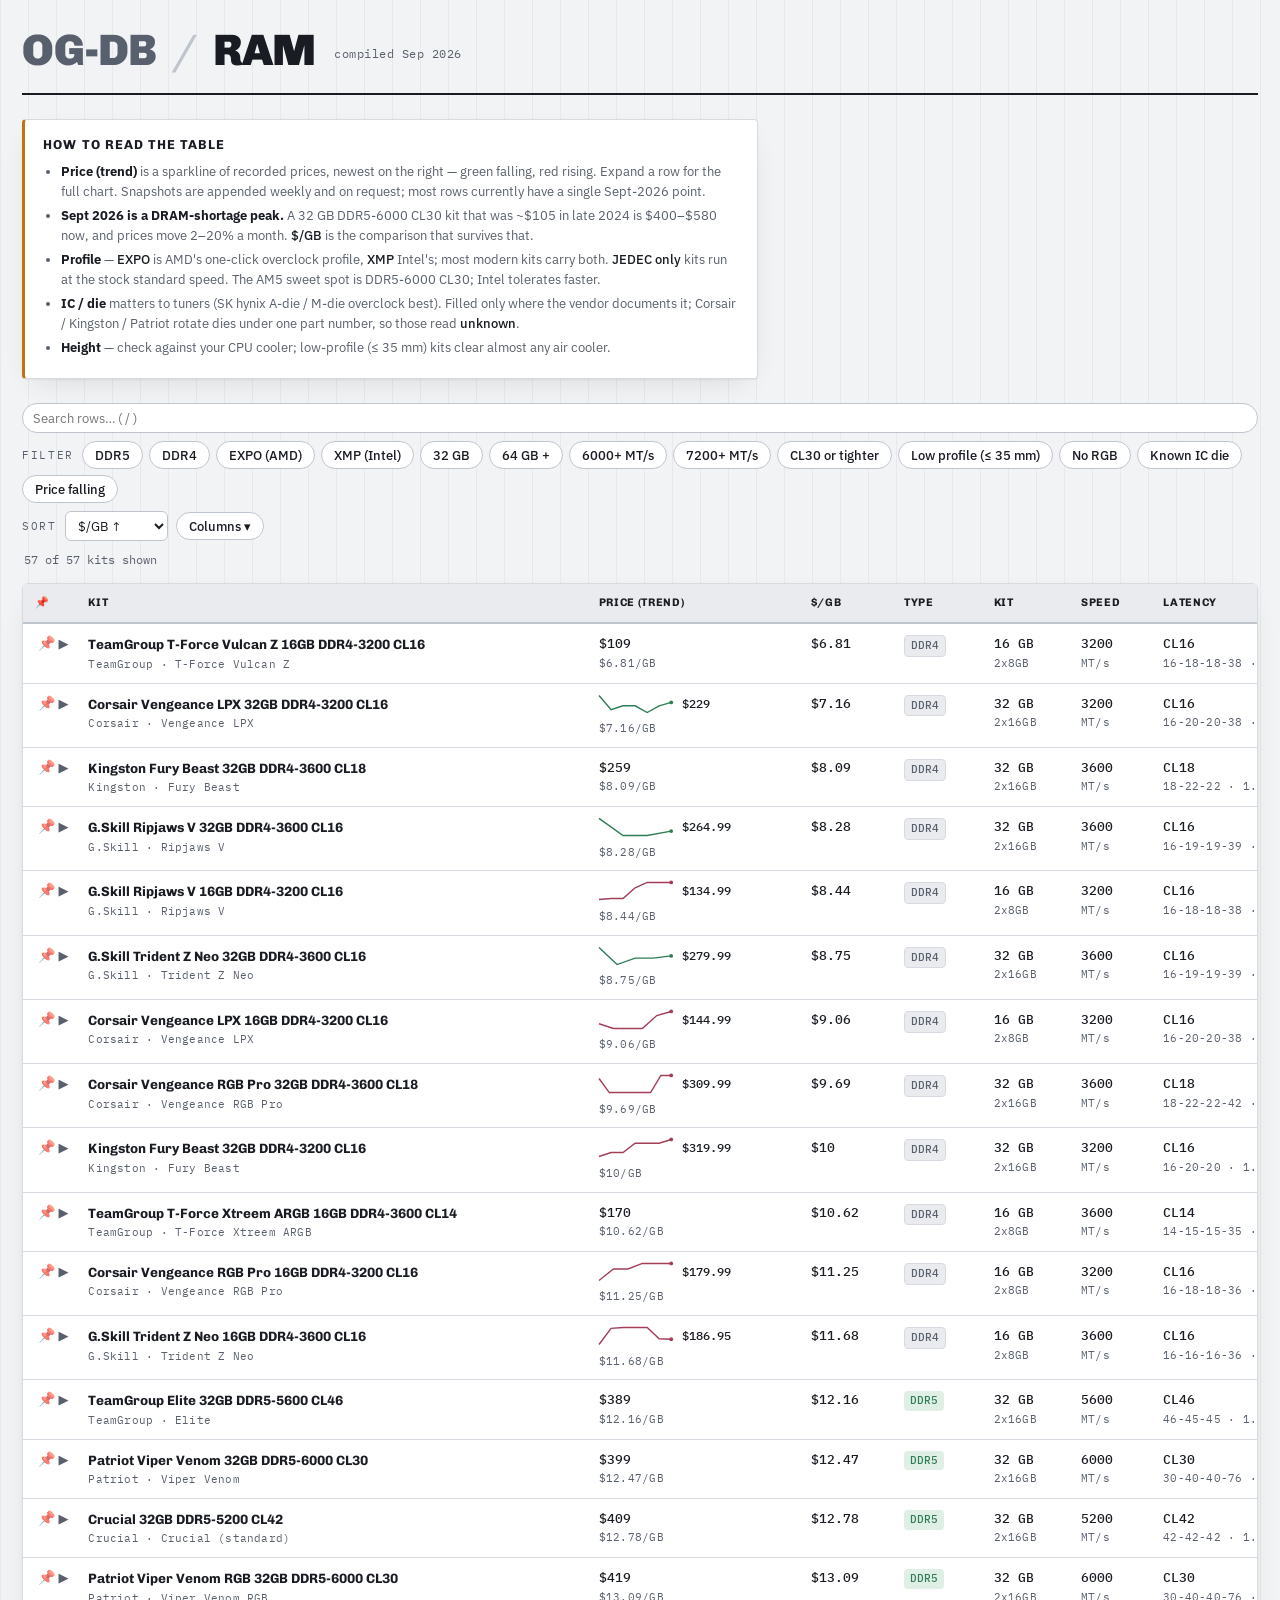
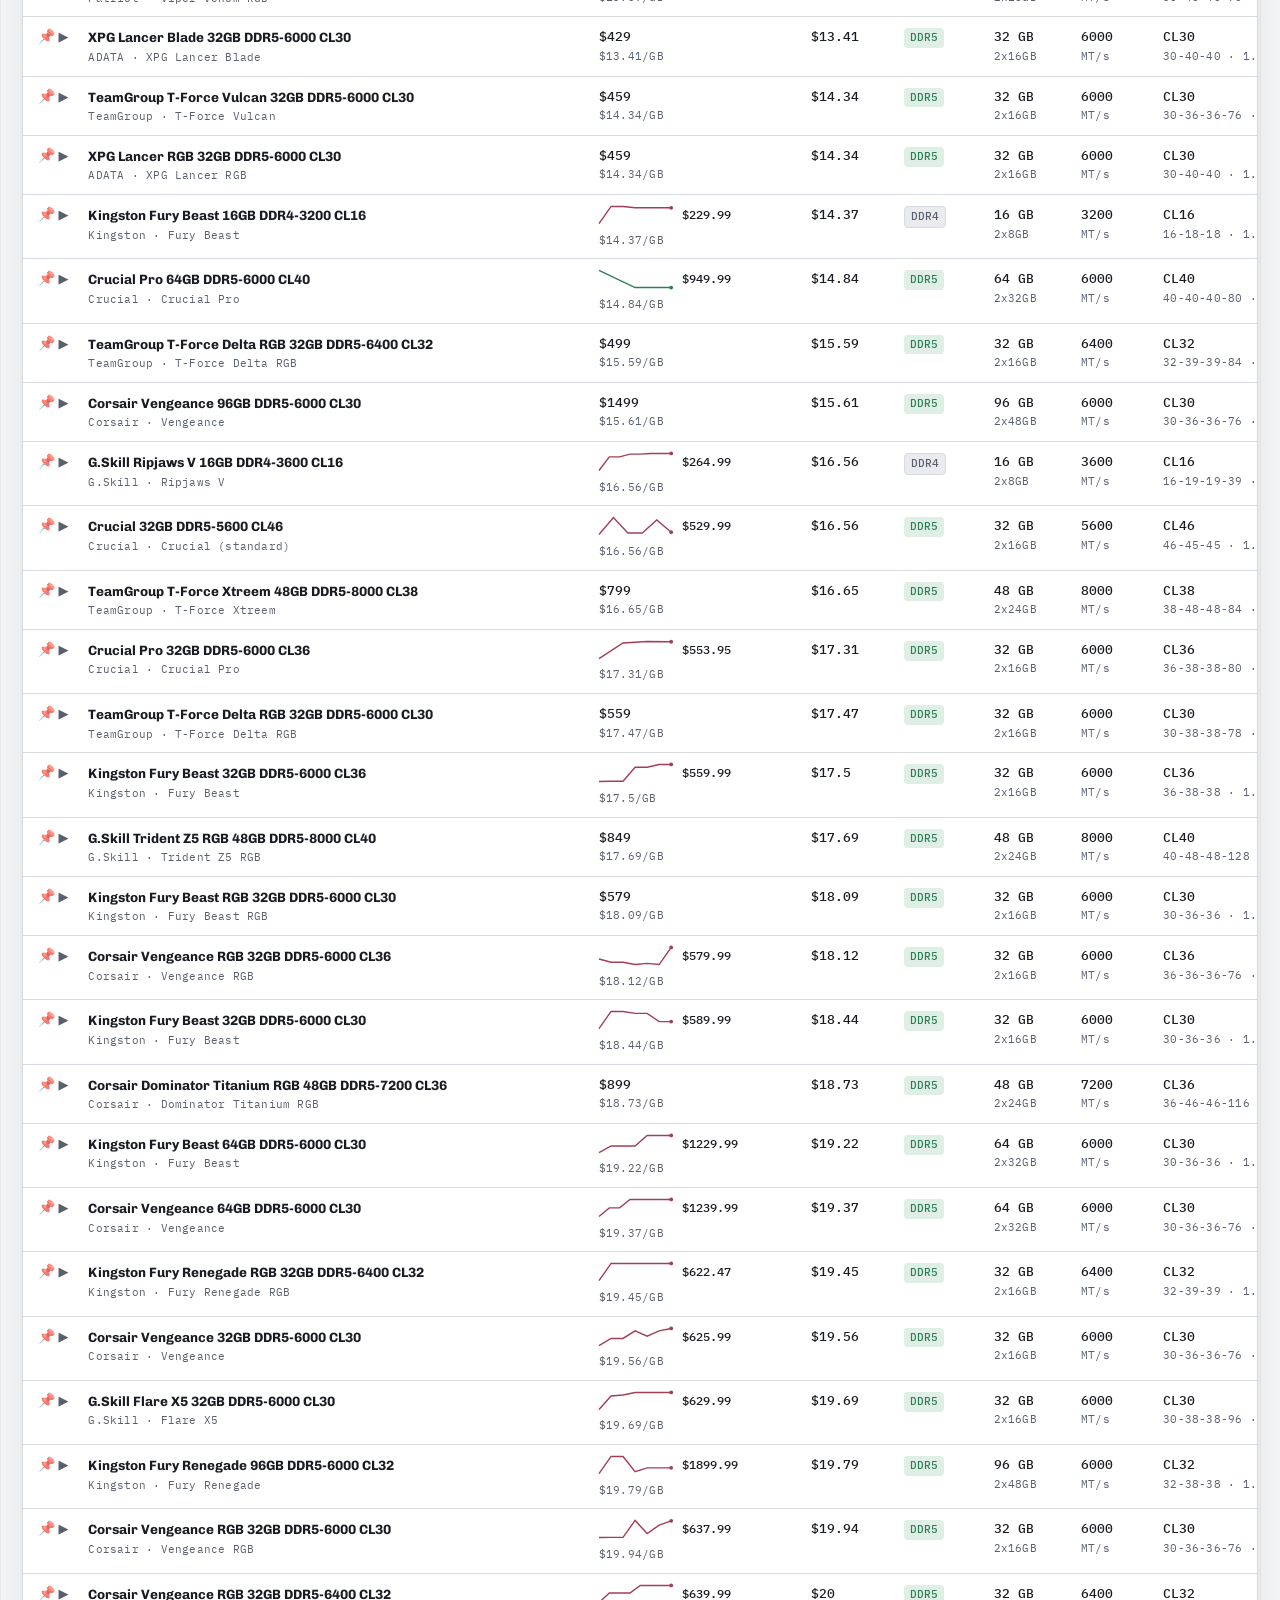
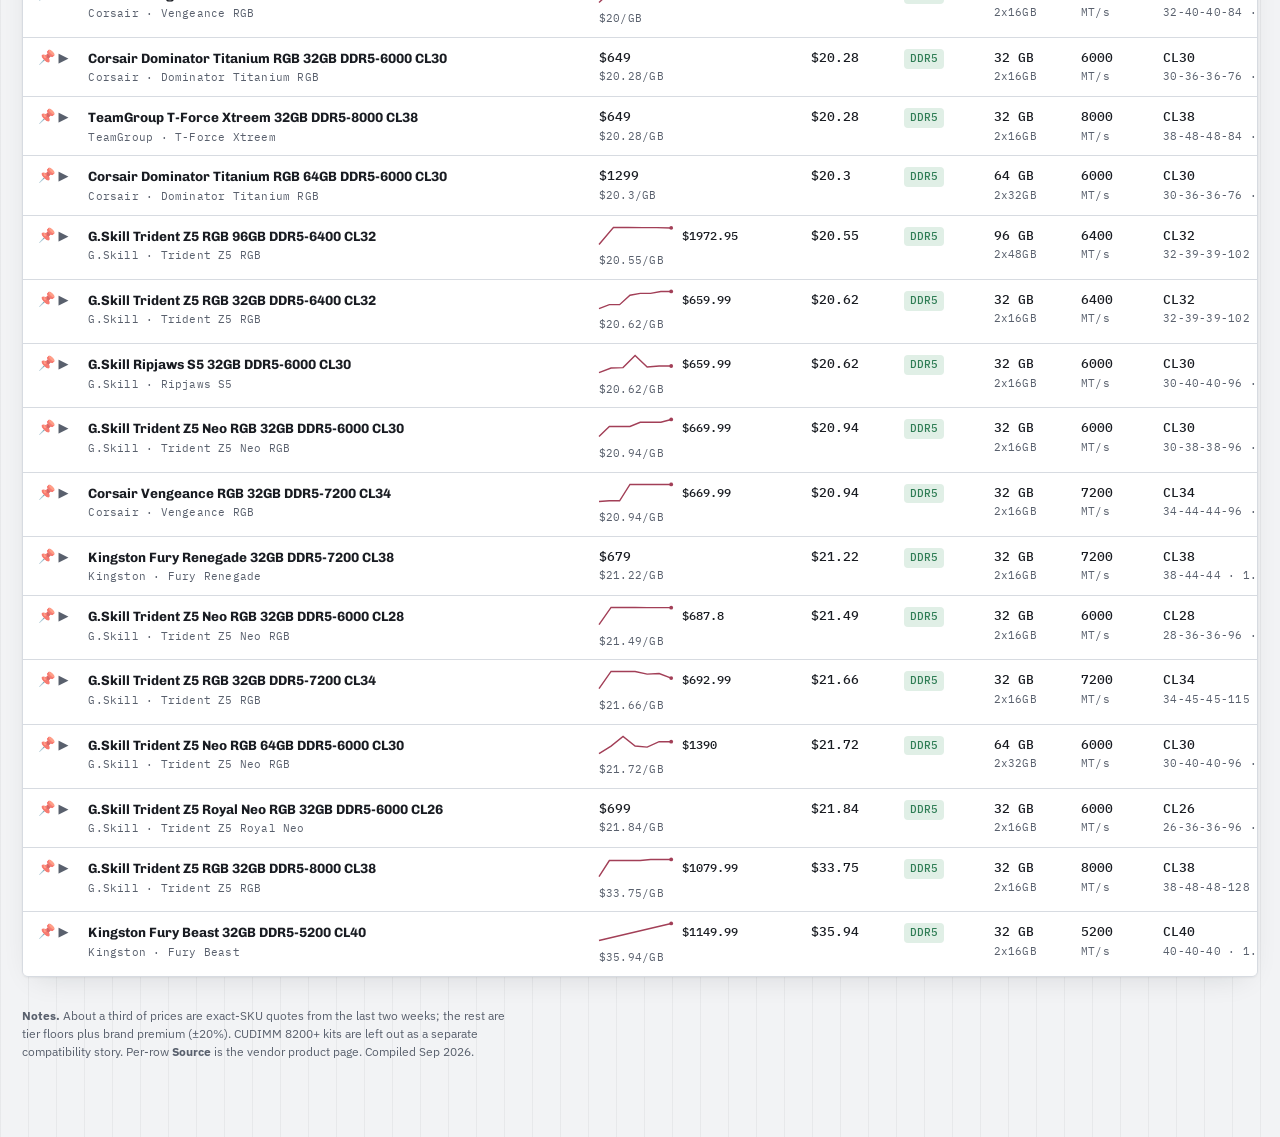
<file: ram/index.html>
<!doctype html>
<html lang="en">
<head>
<meta charset="utf-8">
<meta name="viewport" content="width=device-width, initial-scale=1">
<title>RAM</title>
<meta name="description" content="Desktop DDR4 and DDR5 memory kits with tracked price history - capacity, speed, latency, EXPO/XMP, rank, IC die, height, $/GB.">
<link rel="preconnect" href="https://fonts.googleapis.com">
<link rel="preconnect" href="https://fonts.gstatic.com" crossorigin>
<link rel="stylesheet" href="https://fonts.googleapis.com/css2?family=Chivo:wght@400;700;900&family=IBM+Plex+Sans:wght@400;500;600&family=IBM+Plex+Mono:wght@400;500;600&display=swap">
<style>
body{margin:0;font:14px/1.5 system-ui,-apple-system,Segoe UI,Roboto,sans-serif}img{max-width:100%}[hidden]{display:none!important}
:root{
  --bg:#f2f3f5;--surface:#fff;--surface-2:#e9ebee;--ink:#191c22;--ink-soft:#59606d;
  --line:#d7dbe1;--line-strong:#bfc5cd;--accent:#c0740f;--accent-ink:#8a5300;--accent-wash:#f6ecdd;
  --yes:#2f7d55;--yes-bg:#e0efe6;--no:#a23f57;--no-bg:#f3e2e6;--partial:#8a6d1f;--partial-bg:#f1e9d4;
  --shadow:0 1px 2px rgba(20,22,27,.05),0 10px 30px -14px rgba(20,22,27,.16);
  --grid:rgba(25,28,34,.05);
}
@media (prefers-color-scheme:dark){:root:not([data-theme="light"]){
  --bg:#0e1014;--surface:#171a20;--surface-2:#1f232b;--ink:#e9ebef;--ink-soft:#98a0ae;
  --line:#2a2f38;--line-strong:#3a414d;--accent:#e8a33d;--accent-ink:#f0b968;--accent-wash:#2c2113;
  --yes:#6fc394;--yes-bg:#183328;--no:#e08aa0;--no-bg:#3a2029;--partial:#d9b968;--partial-bg:#332c15;
  --shadow:0 1px 2px rgba(0,0,0,.4),0 16px 40px -18px rgba(0,0,0,.6);--grid:rgba(255,255,255,.045);
}}
:root[data-theme="dark"]{
  --bg:#0e1014;--surface:#171a20;--surface-2:#1f232b;--ink:#e9ebef;--ink-soft:#98a0ae;
  --line:#2a2f38;--line-strong:#3a414d;--accent:#e8a33d;--accent-ink:#f0b968;--accent-wash:#2c2113;
  --yes:#6fc394;--yes-bg:#183328;--no:#e08aa0;--no-bg:#3a2029;--partial:#d9b968;--partial-bg:#332c15;
  --shadow:0 1px 2px rgba(0,0,0,.4),0 16px 40px -18px rgba(0,0,0,.6);--grid:rgba(255,255,255,.045);
}
*{box-sizing:border-box}
body{
  margin:0;color:var(--ink);
  background:linear-gradient(90deg,var(--grid) 1px,transparent 1px) 0 0/28px 100%,var(--bg);
  font-family:"IBM Plex Sans",system-ui,-apple-system,Segoe UI,Roboto,sans-serif;line-height:1.5;
}
.wrap{max-width:min(2600px,99vw);margin:0 auto;padding:clamp(16px,2.5vw,28px) clamp(8px,1.5vw,16px) 64px}

header.masthead{border-bottom:2px solid var(--ink);padding-bottom:20px;margin-bottom:24px}
h1{font-family:"Chivo",sans-serif;font-weight:900;font-size:clamp(26px,4.6vw,44px);
  line-height:1.02;margin:0;letter-spacing:-.02em;text-wrap:balance}
h1 .crumb{color:var(--ink-soft);text-decoration:none}
h1 .crumb:hover,h1 .crumb:focus-visible{color:var(--accent)}
h1 .sep{color:var(--line-strong);margin:0 .35em;font-weight:400}
.compiled{font-family:"IBM Plex Mono",monospace;font-size:12px;letter-spacing:.04em;
  color:var(--ink-soft);font-weight:400;white-space:nowrap;margin-left:12px;vertical-align:middle}

.primer{background:var(--surface);border:1px solid var(--line);border-left:3px solid var(--accent);
  border-radius:4px;padding:15px 18px;margin:20px 0 24px;box-shadow:var(--shadow);max-width:92ch}
.primer h2{font-family:"Chivo",sans-serif;font-weight:700;font-size:13px;margin:0 0 8px;
  text-transform:uppercase;letter-spacing:.08em}
.primer ul{margin:0;padding-left:18px;font-size:13px;color:var(--ink-soft)}
.primer li{margin:5px 0}
.primer strong{color:var(--ink)}
.primer em{color:var(--ink);font-style:normal;font-weight:500}

.controls{display:flex;flex-wrap:wrap;gap:8px;align-items:center;margin-bottom:8px}
.controls .grp{display:flex;flex-wrap:wrap;gap:6px;align-items:center}
.glabel{font-family:"IBM Plex Mono",monospace;font-size:11px;letter-spacing:.14em;
  text-transform:uppercase;color:var(--ink-soft);margin-right:2px}
button.chip{font-family:"IBM Plex Sans",sans-serif;font-size:12.5px;font-weight:500;color:var(--ink);
  background:var(--surface);border:1px solid var(--line-strong);border-radius:999px;padding:5px 12px;cursor:pointer;transition:.12s}
button.chip:hover{border-color:var(--accent)}
button.chip[aria-pressed="true"]{background:var(--accent);border-color:var(--accent);color:#1a1d23}
button.chip:focus-visible,select:focus-visible,tr.row:focus-visible{outline:2px solid var(--accent);outline-offset:2px}
select{font-family:"IBM Plex Sans",sans-serif;font-size:12.5px;padding:5px 8px;background:var(--surface);
  color:var(--ink);border:1px solid var(--line-strong);border-radius:6px}
.count{font-family:"IBM Plex Mono",monospace;font-size:12px;color:var(--ink-soft);margin:10px 2px 14px}

.colwrap{position:relative}
.colpanel{position:absolute;top:calc(100% + 6px);right:0;z-index:20;background:var(--surface);
  border:1px solid var(--line-strong);border-radius:8px;box-shadow:var(--shadow);padding:12px 14px;
  width:260px;max-height:70vh;overflow:auto;display:flex;flex-direction:column;gap:7px}
.colpanel .colhead{margin:0 0 2px;font-family:"IBM Plex Mono",monospace;font-size:10.5px;
  letter-spacing:.14em;text-transform:uppercase;color:var(--ink-soft)}
.colpanel label{display:flex;align-items:center;gap:8px;font-size:12.5px;cursor:pointer}
.colpanel input{accent-color:var(--accent)}
.colactions{display:flex;gap:8px;margin-top:6px;border-top:1px solid var(--line);padding-top:9px}
.colactions button{font-family:"IBM Plex Sans",sans-serif;font-size:11.5px;font-weight:500;cursor:pointer;
  background:var(--surface-2);color:var(--ink);border:1px solid var(--line-strong);border-radius:6px;padding:4px 10px}
.colactions button:hover{border-color:var(--accent)}

.tablewrap{overflow-x:auto;border:1px solid var(--line);border-radius:6px;box-shadow:var(--shadow)}
table{border-collapse:collapse;width:100%;background:var(--surface)}
thead th{position:sticky;top:0;z-index:2;background:var(--surface-2);font-family:"Chivo",sans-serif;
  font-weight:700;font-size:11px;letter-spacing:.06em;text-transform:uppercase;text-align:left;
  padding:11px 12px;color:var(--ink);border-bottom:2px solid var(--line-strong);white-space:nowrap}
thead th.sortable{cursor:pointer;user-select:none}
thead th.sortable:hover{color:var(--accent)}
thead th.sortable:focus-visible{outline:2px solid var(--accent);outline-offset:-2px}
thead th[aria-sort="ascending"],thead th[aria-sort="descending"]{color:var(--accent);background:var(--accent-wash)}
thead th .arrow{color:var(--accent);font-size:10px}
tbody tr.row{border-top:1px solid var(--line);cursor:pointer}
tbody tr.row:hover{background:var(--surface-2)}
td{padding:10px 12px;font-size:13px;vertical-align:top}
.name{font-family:"Chivo",sans-serif;font-weight:700;font-size:13.5px}
.sub{display:block;font-family:"IBM Plex Mono",monospace;font-size:10.5px;color:var(--ink-soft);
  font-weight:400;margin-top:2px;letter-spacing:.02em}
.price{font-family:"IBM Plex Mono",monospace;font-variant-numeric:tabular-nums;font-weight:500;white-space:nowrap}
.price small{display:block;color:var(--ink-soft);font-weight:400;font-size:10.5px;white-space:normal;max-width:22ch}
.tag{display:inline-block;font-family:"IBM Plex Mono",monospace;font-size:10.5px;font-weight:500;
  padding:2px 6px;border-radius:4px;margin:1px 3px 1px 0;white-space:nowrap}
.t-yes{background:var(--yes-bg);color:var(--yes)}
.t-no{background:var(--no-bg);color:var(--no)}
.t-part{background:var(--partial-bg);color:var(--partial)}
.t-neutral{background:var(--surface-2);color:var(--ink-soft);border:1px solid var(--line)}
a.srclink{font-family:"IBM Plex Mono",monospace;font-size:11.5px;color:var(--accent);text-decoration:none;white-space:nowrap}
a.srclink:hover,a.srclink:focus-visible{text-decoration:underline}

.expand{background:var(--bg)}
.expand td{padding:0}
.expand .inner{padding:16px 18px 20px;display:grid;grid-template-columns:repeat(auto-fit,minmax(230px,1fr));gap:14px 26px}
.expand h4{font-family:"IBM Plex Mono",monospace;font-size:10.5px;letter-spacing:.14em;text-transform:uppercase;color:var(--accent);margin:0 0 4px}
.expand p{margin:0;font-size:12.5px;color:var(--ink-soft)}
.expand p strong{color:var(--ink);font-weight:600}
dl.kv{margin:0;display:grid;grid-template-columns:max-content 1fr;gap:6px 16px;font-size:12.5px;color:var(--ink-soft);max-width:120ch}
dl.kv dt{font-family:"IBM Plex Mono",monospace;font-size:10.5px;letter-spacing:.1em;text-transform:uppercase;color:var(--ink);padding-top:1px}
dl.kv dd{margin:0}
.chev{display:inline-block;width:14px;color:var(--ink-soft);transition:transform .15s}
tr.row[aria-expanded="true"] .chev{transform:rotate(90deg);color:var(--accent)}
td.lead{white-space:nowrap;padding-right:4px}
.pin{border:0;background:none;cursor:pointer;font-size:14px;line-height:1;padding:2px 3px;
  opacity:.7;filter:none;transition:opacity .12s,transform .12s}
tr.row:hover .pin,.pin:focus-visible{opacity:1;transform:scale(1.15)}
.pin.on{filter:none}
.pin:focus-visible{outline:2px solid var(--accent);outline-offset:1px}
tr.row.pinned{background:var(--accent-wash)}
tr.row.pinned td:first-child{box-shadow:inset 3px 0 0 var(--accent)}
tr.row.pinned:hover{background:var(--accent-wash)}
.pincount{color:var(--accent-ink);font-weight:600}
.clearpins{border:0;background:none;color:var(--accent);font:inherit;font-size:11px;cursor:pointer;text-decoration:underline;padding:0 2px}

footer{margin-top:30px;font-size:12px;color:var(--ink-soft);max-width:70ch}
footer a{color:var(--accent)}
@media (prefers-reduced-motion:reduce){*{transition:none!important}}

.searchwrap{flex:1 1 220px;min-width:180px}
.rowsearch{width:100%;font-family:"IBM Plex Sans",sans-serif;font-size:12.5px;padding:6px 10px;background:var(--surface);color:var(--ink);border:1px solid var(--line-strong);border-radius:999px;outline:0}
.rowsearch:focus{border-color:var(--accent);box-shadow:0 0 0 3px var(--accent-wash)}
.rowsearch::-webkit-search-cancel-button{-webkit-appearance:none}

</style>
</head>
<body>
<div class="wrap">
  <header class="masthead">
    <h1><a class="crumb" href="../">OG-DB</a><span class="sep">/</span>RAM <span class="compiled">compiled Sep 2026</span></h1>
  </header>
  <div class="primer"><h2>How to read the table</h2><ul><li><strong>Price (trend)</strong> is a sparkline of recorded prices, newest on the right &mdash; green falling, red rising. Expand a row for the full chart. Snapshots are appended weekly and on request; most rows currently have a single Sept-2026 point.</li><li><strong>Sept 2026 is a DRAM-shortage peak.</strong> A 32 GB DDR5-6000 CL30 kit that was ~$105 in late 2024 is $400&ndash;$580 now, and prices move 2&ndash;20% a month. <em>$/GB</em> is the comparison that survives that.</li><li><strong>Profile</strong> &mdash; <em>EXPO</em> is AMD's one-click overclock profile, <em>XMP</em> Intel's; most modern kits carry both. <em>JEDEC only</em> kits run at the stock standard speed. The AM5 sweet spot is DDR5-6000 CL30; Intel tolerates faster.</li><li><strong>IC / die</strong> matters to tuners (SK hynix A-die / M-die overclock best). Filled only where the vendor documents it; Corsair / Kingston / Patriot rotate dies under one part number, so those read <em>unknown</em>.</li><li><strong>Height</strong> &mdash; check against your CPU cooler; low-profile (&le; 35 mm) kits clear almost any air cooler.</li></ul></div>
  <div class="controls">
    <div class="grp searchwrap"><input id="rowq" class="rowsearch" type="search" placeholder="Search rows… ( / )" autocomplete="off" aria-label="Search rows"></div>
    <div class="grp"><span class="glabel">Filter</span><span id="filters" style="display:contents"></span></div>
    <div class="grp"><span class="glabel">Sort</span><select id="sort"></select></div>
    <div class="grp colwrap">
      <button class="chip" id="colbtn" aria-expanded="false" aria-controls="colpanel">Columns ▾</button>
      <div class="colpanel" id="colpanel" hidden>
        <p class="colhead">Show columns</p>
        <div class="colactions"><button type="button" data-all="1">All</button><button type="button" data-all="0">Minimal</button></div>
      </div>
    </div>
  </div>
  <div class="count" id="count"></div>
  <div class="tablewrap"><table id="tbl"><thead><tr></tr></thead><tbody id="tbody"></tbody></table></div>
  <footer><p><strong>Notes.</strong> About a third of prices are exact-SKU quotes from the last two weeks; the rest are tier floors plus brand premium (&plusmn;20%). CUDIMM 8200+ kits are left out as a separate compatibility story. Per-row <strong>Source</strong> is the vendor product page. Compiled Sep 2026.</p></footer>
</div>
<script>
const DATA=[{"name":"G.Skill Trident Z5 Neo RGB 32GB DDR5-6000 CL30","brand":"G.Skill","family":"Trident Z5 Neo RGB","ddrGen":"DDR5","kitLayout":"2x16GB","totalGB":32,"speedMTs":6000,"casLatency":30,"timings":"30-38-38-96","voltage":1.35,"profile":"EXPO","rankPerModule":"single","icDie":"SK hynix A-die","rgb":true,"heightMm":44,"priceUSD":669.99,"pricePerGB":20.94,"priceHistory":[{"date":"2026-09","priceUSD":549,"source":"Newegg"},{"date":"2026-09-06","priceUSD":619.99,"source":"Newegg"},{"date":"2026-09-07","priceUSD":619.99,"source":"Newegg"},{"date":"2026-09-14","priceUSD":619.99,"source":"Newegg"},{"date":"2026-09-21","priceUSD":649.99,"source":"Newegg"},{"date":"2026-09-28","priceUSD":649.99,"source":"Newegg"},{"date":"2026-10-05","priceUSD":649.99,"source":"Newegg"},{"date":"2026-10-12","priceUSD":669.99,"source":"Newegg"}],"notes":"The default AM5 kit — 6000 CL30 is the Ryzen sweet spot. Model F5-6000J3038F16GX2-TZ5NR. Sept-2026 pricing is ~5x the $105 seen in late 2024.","source":{"url":"https://www.gskill.com/products/1/165/390/Trident-Z5-Neo-RGB-DDR5-AMD-EXPO","label":"G.Skill"}},{"name":"G.Skill Trident Z5 Neo RGB 32GB DDR5-6000 CL28","brand":"G.Skill","family":"Trident Z5 Neo RGB","ddrGen":"DDR5","kitLayout":"2x16GB","totalGB":32,"speedMTs":6000,"casLatency":28,"timings":"28-36-36-96","voltage":1.4,"profile":"EXPO","rankPerModule":"single","icDie":"SK hynix A-die","rgb":true,"heightMm":44,"priceUSD":687.8,"pricePerGB":21.49,"priceHistory":[{"date":"2026-09","priceUSD":599,"source":"Newegg"},{"date":"2026-09-06","priceUSD":688.99,"source":"Newegg"},{"date":"2026-09-07","priceUSD":688.99,"source":"Newegg"},{"date":"2026-09-14","priceUSD":688.99,"source":"Newegg"},{"date":"2026-09-21","priceUSD":687.8,"source":"Newegg"},{"date":"2026-09-28","priceUSD":687.8,"source":"Newegg"},{"date":"2026-10-05","priceUSD":687.8,"source":"Newegg"}],"notes":"Binned-tighter version of the 6000 CL30 kit (F5-6000J2836G16GX2-TZ5NR). Small real-world gain over CL30 for a ~10% premium.","source":{"url":"https://www.gskill.com/products/1/165/390/Trident-Z5-Neo-RGB-DDR5-AMD-EXPO","label":"G.Skill"}},{"name":"G.Skill Trident Z5 Neo RGB 64GB DDR5-6000 CL30","brand":"G.Skill","family":"Trident Z5 Neo RGB","ddrGen":"DDR5","kitLayout":"2x32GB","totalGB":64,"speedMTs":6000,"casLatency":30,"timings":"30-40-40-96","voltage":1.4,"profile":"EXPO","rankPerModule":"dual","icDie":"SK hynix M-die","rgb":true,"heightMm":44,"priceUSD":1390,"pricePerGB":21.72,"priceHistory":[{"date":"2026-09","priceUSD":1149,"source":"Newegg"},{"date":"2026-09-07","priceUSD":1299,"source":"Newegg"},{"date":"2026-09-14","priceUSD":1495,"source":"Newegg"},{"date":"2026-09-21","priceUSD":1299.99,"source":"Newegg"},{"date":"2026-09-28","priceUSD":1280,"source":"Newegg"},{"date":"2026-10-05","priceUSD":1390,"source":"Newegg"},{"date":"2026-10-12","priceUSD":1390,"source":"Newegg"}],"notes":"Dual-rank 2x32 kit (F5-6000J3040G32GX2-TZ5NR); slightly looser tRCD/tRP than the 2x16. Price went from ~$200 (Jan 2025) to over $1,000 in 2026.","source":{"url":"https://www.gskill.com/products/1/165/390/Trident-Z5-Neo-RGB-DDR5-AMD-EXPO","label":"G.Skill"}},{"name":"G.Skill Trident Z5 Royal Neo RGB 32GB DDR5-6000 CL26","brand":"G.Skill","family":"Trident Z5 Royal Neo","ddrGen":"DDR5","kitLayout":"2x16GB","totalGB":32,"speedMTs":6000,"casLatency":26,"timings":"26-36-36-96","voltage":1.4,"profile":"EXPO","rankPerModule":"single","icDie":"SK hynix A-die","rgb":true,"heightMm":44,"priceUSD":699,"pricePerGB":21.84,"priceHistory":[{"date":"2026-09","priceUSD":699,"source":"Amazon"}],"notes":"Halo AM5 kit with crystalline light bar and electroplated heatspreader (F5-6000J2636G16GX2-TR5NG/TR5NS). Lowest CAS you can buy at 6000.","source":{"url":"https://www.gskill.com/products/1/165/1727770016/Trident-Z5-Royal-Neo-DDR5-AMD-EXPO","label":"G.Skill"}},{"name":"G.Skill Trident Z5 RGB 32GB DDR5-6400 CL32","brand":"G.Skill","family":"Trident Z5 RGB","ddrGen":"DDR5","kitLayout":"2x16GB","totalGB":32,"speedMTs":6400,"casLatency":32,"timings":"32-39-39-102","voltage":1.4,"profile":"XMP 3.0","rankPerModule":"single","icDie":"SK hynix A-die","rgb":true,"heightMm":44,"priceUSD":659.99,"pricePerGB":20.62,"priceHistory":[{"date":"2026-09","priceUSD":479,"source":"Newegg"},{"date":"2026-09-06","priceUSD":519.99,"source":"Newegg"},{"date":"2026-09-07","priceUSD":519.99,"source":"Newegg"},{"date":"2026-09-14","priceUSD":619.99,"source":"Newegg"},{"date":"2026-09-21","priceUSD":639.99,"source":"Newegg"},{"date":"2026-09-28","priceUSD":639.99,"source":"Newegg"},{"date":"2026-10-05","priceUSD":659.99,"source":"Newegg"},{"date":"2026-10-12","priceUSD":659.99,"source":"Newegg"}],"notes":"Intel-oriented sibling (F5-6400J3239G16GX2-TZ5RK). Runs fine on AM5 via XMP but 6400 is above the safe 1:1 FCLK ratio for many Ryzen 7000 chips.","source":{"url":"https://www.gskill.com/products/1/165/374/Trident-Z5-RGB-DDR5-Intel-XMP","label":"G.Skill"}},{"name":"G.Skill Trident Z5 RGB 32GB DDR5-7200 CL34","brand":"G.Skill","family":"Trident Z5 RGB","ddrGen":"DDR5","kitLayout":"2x16GB","totalGB":32,"speedMTs":7200,"casLatency":34,"timings":"34-45-45-115","voltage":1.4,"profile":"XMP 3.0","rankPerModule":"single","icDie":"SK hynix A-die","rgb":true,"heightMm":44,"priceUSD":692.99,"pricePerGB":21.66,"priceHistory":[{"date":"2026-09","priceUSD":649,"source":"Newegg"},{"date":"2026-09-06","priceUSD":720.76,"source":"Newegg"},{"date":"2026-09-07","priceUSD":720.76,"source":"Newegg"},{"date":"2026-09-14","priceUSD":720.83,"source":"Newegg"},{"date":"2026-09-21","priceUSD":709.69,"source":"Newegg"},{"date":"2026-09-28","priceUSD":712.05,"source":"Newegg"},{"date":"2026-10-05","priceUSD":692.99,"source":"Newegg"}],"notes":"Mainstream high-speed Intel kit (F5-7200J3445G16GX2-TZ5RK). Needs a 2-DIMM or good 4-DIMM board on Raptor Lake / Arrow Lake.","source":{"url":"https://www.gskill.com/products/1/165/374/Trident-Z5-RGB-DDR5-Intel-XMP","label":"G.Skill"}},{"name":"G.Skill Trident Z5 RGB 32GB DDR5-8000 CL38","brand":"G.Skill","family":"Trident Z5 RGB","ddrGen":"DDR5","kitLayout":"2x16GB","totalGB":32,"speedMTs":8000,"casLatency":38,"timings":"38-48-48-128","voltage":1.45,"profile":"XMP 3.0","rankPerModule":"single","icDie":"SK hynix A-die","rgb":true,"heightMm":44,"priceUSD":1079.99,"pricePerGB":33.75,"priceHistory":[{"date":"2026-09","priceUSD":599,"source":"Newegg"},{"date":"2026-09-06","priceUSD":1049.99,"source":"Newegg"},{"date":"2026-09-07","priceUSD":1049.99,"source":"Newegg"},{"date":"2026-09-14","priceUSD":1049.99,"source":"Newegg"},{"date":"2026-09-21","priceUSD":1049.99,"source":"Newegg"},{"date":"2026-09-28","priceUSD":1079.99,"source":"Newegg"},{"date":"2026-10-05","priceUSD":1079.99,"source":"Newegg"},{"date":"2026-10-12","priceUSD":1079.99,"source":"Newegg"}],"notes":"One of the first retail 8000 kits (F5-8000J3848H16GX2-TZ5RK). Launched at $530 in Dec 2022; the 2026 crunch put it back above launch price.","source":{"url":"https://www.gskill.com/products/1/165/374/Trident-Z5-RGB-DDR5-Intel-XMP","label":"G.Skill"}},{"name":"G.Skill Trident Z5 RGB 48GB DDR5-8000 CL40","brand":"G.Skill","family":"Trident Z5 RGB","ddrGen":"DDR5","kitLayout":"2x24GB","totalGB":48,"speedMTs":8000,"casLatency":40,"timings":"40-48-48-128","voltage":1.35,"profile":"XMP 3.0","rankPerModule":"single","icDie":"SK hynix M-die (24Gb)","rgb":true,"heightMm":44,"priceUSD":849,"pricePerGB":17.69,"priceHistory":[{"date":"2026-09","priceUSD":849,"source":"Newegg"}],"notes":"Non-binary 24GB-per-stick kit (F5-8000J4048F24GX2-TZ5RK). 8000 at 1.35V because 24Gb M-die scales well on voltage.","source":{"url":"https://www.gskill.com/products/1/165/374/Trident-Z5-RGB-DDR5-Intel-XMP","label":"G.Skill"}},{"name":"G.Skill Trident Z5 RGB 96GB DDR5-6400 CL32","brand":"G.Skill","family":"Trident Z5 RGB","ddrGen":"DDR5","kitLayout":"2x48GB","totalGB":96,"speedMTs":6400,"casLatency":32,"timings":"32-39-39-102","voltage":1.4,"profile":"XMP 3.0","rankPerModule":"dual","icDie":"SK hynix M-die (24Gb)","rgb":true,"heightMm":44,"priceUSD":1972.95,"pricePerGB":20.55,"priceHistory":[{"date":"2026-09","priceUSD":1549,"source":"Amazon"},{"date":"2026-09-14","priceUSD":1985,"source":"Newegg"},{"date":"2026-09-21","priceUSD":1983,"source":"Newegg"},{"date":"2026-09-28","priceUSD":1979,"source":"Newegg"},{"date":"2026-10-05","priceUSD":1978.95,"source":"Newegg"},{"date":"2026-10-12","priceUSD":1972.95,"source":"Newegg"}],"notes":"Highest-capacity two-DIMM enthusiast kit (F5-6400J3239F48GX2-TZ5RK). Popular for local-AI / workstation builds; ~$16/GB in Sept 2026.","source":{"url":"https://www.gskill.com/products/1/165/374/Trident-Z5-RGB-DDR5-Intel-XMP","label":"G.Skill"}},{"name":"G.Skill Flare X5 32GB DDR5-6000 CL30","brand":"G.Skill","family":"Flare X5","ddrGen":"DDR5","kitLayout":"2x16GB","totalGB":32,"speedMTs":6000,"casLatency":30,"timings":"30-38-38-96","voltage":1.35,"profile":"EXPO","rankPerModule":"single","icDie":"SK hynix A-die","rgb":false,"heightMm":33,"priceUSD":629.99,"pricePerGB":19.69,"priceHistory":[{"date":"2026-09","priceUSD":465,"source":"Amazon"},{"date":"2026-09-07","priceUSD":595.99,"source":"Newegg"},{"date":"2026-09-14","priceUSD":604.99,"source":"Newegg"},{"date":"2026-09-21","priceUSD":629.99,"source":"Newegg"},{"date":"2026-09-28","priceUSD":629.99,"source":"Newegg"},{"date":"2026-10-05","priceUSD":629.99,"source":"Newegg"},{"date":"2026-10-12","priceUSD":629.99,"source":"Newegg"}],"notes":"Same bin as the Trident Z5 Neo 6000 CL30 without RGB and in a 33mm low-profile heatsink (F5-6000J3038F16GX2-FX5). Best G.Skill value on AM5.","source":{"url":"https://www.gskill.com/products/1/165/391/Flare-X5-DDR5-AMD-EXPO","label":"G.Skill"}},{"name":"G.Skill Ripjaws S5 32GB DDR5-6000 CL30","brand":"G.Skill","family":"Ripjaws S5","ddrGen":"DDR5","kitLayout":"2x16GB","totalGB":32,"speedMTs":6000,"casLatency":30,"timings":"30-40-40-96","voltage":1.35,"profile":"XMP 3.0","rankPerModule":"single","icDie":"unknown","rgb":false,"heightMm":33,"priceUSD":659.99,"pricePerGB":20.62,"priceHistory":[{"date":"2026-09","priceUSD":449,"source":"Newegg"},{"date":"2026-09-07","priceUSD":595.99,"source":"Newegg"},{"date":"2026-09-14","priceUSD":607.99,"source":"Newegg"},{"date":"2026-09-21","priceUSD":999.9,"source":"Newegg"},{"date":"2026-09-28","priceUSD":629.99,"source":"Newegg"},{"date":"2026-10-05","priceUSD":659.99,"source":"Newegg"},{"date":"2026-10-12","priceUSD":659.99,"source":"Newegg"}],"notes":"Low-profile Intel-leaning budget line (F5-6000J3040F16GX2-RS5K). Later production runs added EXPO on some SKUs; check the exact part number.","source":{"url":"https://www.gskill.com/products/1/165/396/Ripjaws-S5-DDR5","label":"G.Skill"}},{"name":"G.Skill Ripjaws V 16GB DDR4-3600 CL16","brand":"G.Skill","family":"Ripjaws V","ddrGen":"DDR4","kitLayout":"2x8GB","totalGB":16,"speedMTs":3600,"casLatency":16,"timings":"16-19-19-39","voltage":1.35,"profile":"XMP 2.0","rankPerModule":"single","icDie":"unknown","rgb":false,"heightMm":42,"priceUSD":264.99,"pricePerGB":16.56,"priceHistory":[{"date":"2026-09","priceUSD":139,"source":"Amazon"},{"date":"2026-09-06","priceUSD":239.99,"source":"Newegg"},{"date":"2026-09-07","priceUSD":239.99,"source":"Newegg"},{"date":"2026-09-14","priceUSD":259.99,"source":"Newegg"},{"date":"2026-09-21","priceUSD":259.99,"source":"Newegg"},{"date":"2026-09-28","priceUSD":264.99,"source":"Newegg"},{"date":"2026-10-05","priceUSD":264.99,"source":"Newegg"},{"date":"2026-10-12","priceUSD":264.99,"source":"Newegg"}],"notes":"The classic AM4 / 12th-gen value kit (F4-3600C16D-16GVKC). DDR4 more than doubled in 2026 as fabs shifted to DDR5/HBM.","source":{"url":"https://www.gskill.com/products/1/165/1532071883/Ripjaws-V","label":"G.Skill"}},{"name":"G.Skill Ripjaws V 32GB DDR4-3600 CL16","brand":"G.Skill","family":"Ripjaws V","ddrGen":"DDR4","kitLayout":"2x16GB","totalGB":32,"speedMTs":3600,"casLatency":16,"timings":"16-19-19-39","voltage":1.35,"profile":"XMP 2.0","rankPerModule":"dual","icDie":"unknown","rgb":false,"heightMm":42,"priceUSD":264.99,"pricePerGB":8.28,"priceHistory":[{"date":"2026-09","priceUSD":279,"source":"Amazon"},{"date":"2026-09-14","priceUSD":259.99,"source":"Newegg"},{"date":"2026-09-21","priceUSD":259.99,"source":"Newegg"},{"date":"2026-10-05","priceUSD":264.99,"source":"Newegg"}],"notes":"F4-3600C16D-32GVKC. Dual-rank 16GB sticks; the most common 32GB DDR4 upgrade for Ryzen 5000.","source":{"url":"https://www.gskill.com/products/1/165/1532071883/Ripjaws-V","label":"G.Skill"}},{"name":"G.Skill Ripjaws V 16GB DDR4-3200 CL16","brand":"G.Skill","family":"Ripjaws V","ddrGen":"DDR4","kitLayout":"2x8GB","totalGB":16,"speedMTs":3200,"casLatency":16,"timings":"16-18-18-38","voltage":1.35,"profile":"XMP 2.0","rankPerModule":"single","icDie":"unknown","rgb":false,"heightMm":42,"priceUSD":134.99,"pricePerGB":8.44,"priceHistory":[{"date":"2026-09","priceUSD":119,"source":"Newegg"},{"date":"2026-09-06","priceUSD":119.99,"source":"Newegg"},{"date":"2026-09-07","priceUSD":119.99,"source":"Newegg"},{"date":"2026-09-14","priceUSD":129.99,"source":"Newegg"},{"date":"2026-09-21","priceUSD":134.99,"source":"Newegg"},{"date":"2026-09-28","priceUSD":134.99,"source":"Newegg"},{"date":"2026-10-05","priceUSD":134.99,"source":"Newegg"}],"notes":"F4-3200C16D-16GVKB. Cheapest still-in-production G.Skill DDR4 kit.","source":{"url":"https://www.gskill.com/products/1/165/1532071883/Ripjaws-V","label":"G.Skill"}},{"name":"G.Skill Trident Z Neo 32GB DDR4-3600 CL16","brand":"G.Skill","family":"Trident Z Neo","ddrGen":"DDR4","kitLayout":"2x16GB","totalGB":32,"speedMTs":3600,"casLatency":16,"timings":"16-19-19-39","voltage":1.35,"profile":"XMP 2.0","rankPerModule":"dual","icDie":"unknown","rgb":true,"heightMm":44,"priceUSD":279.99,"pricePerGB":8.75,"priceHistory":[{"date":"2026-09","priceUSD":319,"source":"Newegg"},{"date":"2026-09-07","priceUSD":239.99,"source":"Newegg"},{"date":"2026-09-14","priceUSD":269.99,"source":"Newegg"},{"date":"2026-09-21","priceUSD":269.99,"source":"Newegg"},{"date":"2026-10-05","priceUSD":279.99,"source":"Newegg"}],"notes":"F4-3600C16D-32GTZNC. RGB AMD-tuned DDR4; still listed at Best Buy / Micro Center in 2026.","source":{"url":"https://www.gskill.com/products/1/165/326/Trident-Z-Neo-For-AMD","label":"G.Skill"}},{"name":"G.Skill Trident Z Neo 16GB DDR4-3600 CL16","brand":"G.Skill","family":"Trident Z Neo","ddrGen":"DDR4","kitLayout":"2x8GB","totalGB":16,"speedMTs":3600,"casLatency":16,"timings":"16-16-16-36","voltage":1.35,"profile":"XMP 2.0","rankPerModule":"single","icDie":"Samsung B-die","rgb":true,"heightMm":44,"priceUSD":186.95,"pricePerGB":11.68,"priceHistory":[{"date":"2026-09","priceUSD":169,"source":"Newegg"},{"date":"2026-09-07","priceUSD":223.9,"source":"Newegg"},{"date":"2026-09-14","priceUSD":226.99,"source":"Newegg"},{"date":"2026-09-21","priceUSD":226.99,"source":"Newegg"},{"date":"2026-09-28","priceUSD":226.99,"source":"Newegg"},{"date":"2026-10-05","priceUSD":188.6,"source":"Newegg"},{"date":"2026-10-12","priceUSD":186.95,"source":"Newegg"}],"notes":"F4-3600C16D-16GTZNC uses the 16-16-16-36 bin, which historically meant Samsung B-die. Availability is thinning.","source":{"url":"https://www.gskill.com/products/1/165/326/Trident-Z-Neo-For-AMD","label":"G.Skill"}},{"name":"Corsair Vengeance 32GB DDR5-6000 CL30","brand":"Corsair","family":"Vengeance","ddrGen":"DDR5","kitLayout":"2x16GB","totalGB":32,"speedMTs":6000,"casLatency":30,"timings":"30-36-36-76","voltage":1.4,"profile":"EXPO + XMP 3.0","rankPerModule":"single","icDie":"unknown","rgb":false,"heightMm":35,"priceUSD":625.99,"pricePerGB":19.56,"priceHistory":[{"date":"2026-09","priceUSD":479,"source":"Newegg"},{"date":"2026-09-06","priceUSD":539.99,"source":"Newegg"},{"date":"2026-09-07","priceUSD":539.99,"source":"Newegg"},{"date":"2026-09-14","priceUSD":604.99,"source":"Newegg"},{"date":"2026-09-21","priceUSD":559.99,"source":"Newegg"},{"date":"2026-09-28","priceUSD":604.99,"source":"Newegg"},{"date":"2026-10-05","priceUSD":625.99,"source":"Newegg"}],"notes":"CMK32GX5M2B6000Z30 (grey, EXPO) / CMK32GX5M2B6000C30 (black, XMP). Low-profile 35mm heatsink; Corsair does not disclose the die.","source":{"url":"https://www.corsair.com/us/en/p/memory/cmk32gx5m2b6000c30/vengeance-32gb-2x16gb-ddr5-dram-6000mt-s-c30-memory-kit-black-cmk32gx5m2b6000c30","label":"Corsair"}},{"name":"Corsair Vengeance RGB 32GB DDR5-6000 CL30","brand":"Corsair","family":"Vengeance RGB","ddrGen":"DDR5","kitLayout":"2x16GB","totalGB":32,"speedMTs":6000,"casLatency":30,"timings":"30-36-36-76","voltage":1.4,"profile":"EXPO + XMP 3.0","rankPerModule":"single","icDie":"unknown","rgb":true,"heightMm":44,"priceUSD":637.99,"pricePerGB":19.94,"priceHistory":[{"date":"2026-09","priceUSD":549,"source":"Amazon"},{"date":"2026-09-06","priceUSD":549.99,"source":"Newegg"},{"date":"2026-09-07","priceUSD":549.99,"source":"Newegg"},{"date":"2026-09-14","priceUSD":639.99,"source":"Newegg"},{"date":"2026-09-21","priceUSD":569.99,"source":"Newegg"},{"date":"2026-09-28","priceUSD":614.99,"source":"Newegg"},{"date":"2026-10-05","priceUSD":637.99,"source":"Newegg"}],"notes":"CMH32GX5M2B6000Z30K. Corsair's best seller; ten-zone RGB via iCUE. Listed $550 on Amazon and Newegg in early Sept 2026.","source":{"url":"https://www.corsair.com/us/en/p/memory/cmh32gx5m2b6000z30k/vengeance-rgb-32gb-2x16gb-ddr5-dram-6000mt-s-cl30-amd-expo-memory-kit-grey-cmh32gx5m2b6000z30k","label":"Corsair"}},{"name":"Corsair Vengeance RGB 32GB DDR5-6000 CL36","brand":"Corsair","family":"Vengeance RGB","ddrGen":"DDR5","kitLayout":"2x16GB","totalGB":32,"speedMTs":6000,"casLatency":36,"timings":"36-36-36-76","voltage":1.35,"profile":"EXPO + XMP 3.0","rankPerModule":"single","icDie":"unknown","rgb":true,"heightMm":44,"priceUSD":579.99,"pricePerGB":18.12,"priceHistory":[{"date":"2026-09","priceUSD":479,"source":"Newegg"},{"date":"2026-09-06","priceUSD":449.99,"source":"Newegg"},{"date":"2026-09-07","priceUSD":449.99,"source":"Newegg"},{"date":"2026-09-14","priceUSD":429.99,"source":"Newegg"},{"date":"2026-09-21","priceUSD":439.99,"source":"Newegg"},{"date":"2026-09-28","priceUSD":429.99,"source":"Newegg"},{"date":"2026-10-05","priceUSD":579.99,"source":"Newegg"}],"notes":"CMH32GX5M2E6000C36. The looser-timing budget RGB kit; Newegg's July-2026 buying guide pick at $480.","source":{"url":"https://www.corsair.com/us/en/p/memory/cmh32gx5m2e6000c36/vengeance-rgb-32gb-2x16gb-ddr5-dram-6000mt-s-cl36-memory-kit-black-cmh32gx5m2e6000c36","label":"Corsair"}},{"name":"Corsair Vengeance 64GB DDR5-6000 CL30","brand":"Corsair","family":"Vengeance","ddrGen":"DDR5","kitLayout":"2x32GB","totalGB":64,"speedMTs":6000,"casLatency":30,"timings":"30-36-36-76","voltage":1.4,"profile":"EXPO + XMP 3.0","rankPerModule":"dual","icDie":"unknown","rgb":false,"heightMm":35,"priceUSD":1239.99,"pricePerGB":19.37,"priceHistory":[{"date":"2026-09","priceUSD":1159,"source":"Newegg"},{"date":"2026-09-06","priceUSD":1199.99,"source":"Newegg"},{"date":"2026-09-07","priceUSD":1199.99,"source":"Newegg"},{"date":"2026-09-14","priceUSD":1239.99,"source":"Newegg"},{"date":"2026-09-21","priceUSD":1239.99,"source":"Newegg"},{"date":"2026-09-28","priceUSD":1239.99,"source":"Newegg"},{"date":"2026-10-05","priceUSD":1239.99,"source":"Newegg"},{"date":"2026-10-12","priceUSD":1239.99,"source":"Newegg"}],"notes":"CMK64GX5M2B6000Z30. Dual-rank 2x32; Tom's index cites 64GB DDR5-6000 up 470%+ year over year.","source":{"url":"https://www.corsair.com/us/en/p/memory/cmk64gx5m2b6000z30/vengeance-64gb-2x32gb-ddr5-dram-6000mt-s-cl30-amd-expo-memory-kit-cmk64gx5m2b6000z30","label":"Corsair"}},{"name":"Corsair Vengeance 96GB DDR5-6000 CL30","brand":"Corsair","family":"Vengeance","ddrGen":"DDR5","kitLayout":"2x48GB","totalGB":96,"speedMTs":6000,"casLatency":30,"timings":"30-36-36-76","voltage":1.4,"profile":"EXPO + XMP 3.0","rankPerModule":"dual","icDie":"unknown","rgb":false,"heightMm":35,"priceUSD":1499,"pricePerGB":15.61,"priceHistory":[{"date":"2026-09","priceUSD":1499,"source":"Amazon"}],"notes":"CMK96GX5M2B6000Z30. 2x48 non-binary kit for workstation / local-AI use. Price roughly tracks the DDR5 median of ~$16-17/GB.","source":{"url":"https://www.corsair.com/us/en/p/memory/cmk96gx5m2b6000z30/vengeance-96gb-2x48gb-ddr5-dram-6000mts-cl30-amd-expo-intel-xmp-memory-kit-cmk96gx5m2b6000z30","label":"Corsair"}},{"name":"Corsair Vengeance RGB 32GB DDR5-6400 CL32","brand":"Corsair","family":"Vengeance RGB","ddrGen":"DDR5","kitLayout":"2x16GB","totalGB":32,"speedMTs":6400,"casLatency":32,"timings":"32-40-40-84","voltage":1.4,"profile":"XMP 3.0","rankPerModule":"single","icDie":"unknown","rgb":true,"heightMm":44,"priceUSD":639.99,"pricePerGB":20,"priceHistory":[{"date":"2026-09","priceUSD":459,"source":"Corsair"},{"date":"2026-09-06","priceUSD":559.99,"source":"Newegg"},{"date":"2026-09-07","priceUSD":559.99,"source":"Newegg"},{"date":"2026-09-14","priceUSD":559.99,"source":"Newegg"},{"date":"2026-09-21","priceUSD":639.99,"source":"Newegg"},{"date":"2026-09-28","priceUSD":639.99,"source":"Newegg"},{"date":"2026-10-05","priceUSD":639.99,"source":"Newegg"},{"date":"2026-10-12","priceUSD":639.99,"source":"Newegg"}],"notes":"CMH32GX5M2B6400C32. Intel-tuned 6400; Corsair.com direct price in late Aug 2026 was $459.","source":{"url":"https://www.corsair.com/us/en/p/memory/cmh32gx5m2b6400c32/vengeance-rgb-32gb-2x16gb-ddr5-dram-6400mt-s-cl32-memory-kit-black-cmh32gx5m2b6400c32","label":"Corsair"}},{"name":"Corsair Vengeance RGB 32GB DDR5-7200 CL34","brand":"Corsair","family":"Vengeance RGB","ddrGen":"DDR5","kitLayout":"2x16GB","totalGB":32,"speedMTs":7200,"casLatency":34,"timings":"34-44-44-96","voltage":1.45,"profile":"XMP 3.0","rankPerModule":"single","icDie":"SK hynix A-die","rgb":true,"heightMm":44,"priceUSD":669.99,"pricePerGB":20.94,"priceHistory":[{"date":"2026-09","priceUSD":649,"source":"Newegg"},{"date":"2026-09-06","priceUSD":649.99,"source":"Newegg"},{"date":"2026-09-07","priceUSD":649.99,"source":"Newegg"},{"date":"2026-09-14","priceUSD":669.99,"source":"Newegg"},{"date":"2026-09-21","priceUSD":669.99,"source":"Newegg"},{"date":"2026-09-28","priceUSD":669.99,"source":"Newegg"},{"date":"2026-10-05","priceUSD":669.99,"source":"Newegg"},{"date":"2026-10-12","priceUSD":669.99,"source":"Newegg"}],"notes":"CMH32GX5M2B7200C34. 7200 CL34 tier tracked at ~$630 minimum in Sept 2026.","source":{"url":"https://www.corsair.com/us/en/p/memory/cmh32gx5m2b7200c34/vengeance-rgb-32gb-2x16gb-ddr5-dram-7200mt-s-cl34-memory-kit-black-cmh32gx5m2b7200c34","label":"Corsair"}},{"name":"Corsair Dominator Titanium RGB 32GB DDR5-6000 CL30","brand":"Corsair","family":"Dominator Titanium RGB","ddrGen":"DDR5","kitLayout":"2x16GB","totalGB":32,"speedMTs":6000,"casLatency":30,"timings":"30-36-36-76","voltage":1.4,"profile":"EXPO + XMP 3.0","rankPerModule":"single","icDie":"unknown","rgb":true,"heightMm":57,"priceUSD":649,"pricePerGB":20.28,"priceHistory":[{"date":"2026-09","priceUSD":649,"source":"Newegg"}],"notes":"CMP32GX5M2B6000Z30. Corsair's flagship with swappable top bars; 57mm tall so check cooler clearance.","source":{"url":"https://www.corsair.com/us/en/p/memory/cmp32gx5m2b6000z30/dominator-titanium-rgb-2x16gb-ddr5-dram-6000mt-s-cl30-amd-memory-kit-white-cmp32gx5m2b6000z30","label":"Corsair"}},{"name":"Corsair Dominator Titanium RGB 64GB DDR5-6000 CL30","brand":"Corsair","family":"Dominator Titanium RGB","ddrGen":"DDR5","kitLayout":"2x32GB","totalGB":64,"speedMTs":6000,"casLatency":30,"timings":"30-36-36-76","voltage":1.4,"profile":"EXPO + XMP 3.0","rankPerModule":"dual","icDie":"unknown","rgb":true,"heightMm":57,"priceUSD":1299,"pricePerGB":20.3,"priceHistory":[{"date":"2026-09","priceUSD":1299,"source":"Newegg"}],"notes":"CMP64GX5M2B6000Z30. Premium 64GB; roughly $20/GB in Sept 2026.","source":{"url":"https://www.corsair.com/us/en/p/memory/cmp64gx5m2b6000z30/dominator-titanium-rgb-64gb-2x32gb-ddr5-dram-6000mt-s-cl30-amd-expo-intel-xmp-memory-kit-grey-cmp64gx5m2b6000z30","label":"Corsair"}},{"name":"Corsair Dominator Titanium RGB 48GB DDR5-7200 CL36","brand":"Corsair","family":"Dominator Titanium RGB","ddrGen":"DDR5","kitLayout":"2x24GB","totalGB":48,"speedMTs":7200,"casLatency":36,"timings":"36-46-46-116","voltage":1.4,"profile":"XMP 3.0","rankPerModule":"single","icDie":"SK hynix M-die (24Gb)","rgb":true,"heightMm":57,"priceUSD":899,"pricePerGB":18.73,"priceHistory":[{"date":"2026-09","priceUSD":899,"source":"Newegg"}],"notes":"CMP48GX5M2B7200C36. Intel-only 2x24 kit; Arrow Lake / Raptor Lake target.","source":{"url":"https://www.corsair.com/us/en/p/memory/cmp48gx5m2b7200c36/dominator-titanium-rgb-48gb-2x24gb-ddr5-dram-7200mt-s-cl36-memory-kit-black-cmp48gx5m2b7200c36","label":"Corsair"}},{"name":"Corsair Vengeance LPX 16GB DDR4-3200 CL16","brand":"Corsair","family":"Vengeance LPX","ddrGen":"DDR4","kitLayout":"2x8GB","totalGB":16,"speedMTs":3200,"casLatency":16,"timings":"16-20-20-38","voltage":1.35,"profile":"XMP 2.0","rankPerModule":"single","icDie":"unknown","rgb":false,"heightMm":34,"priceUSD":144.99,"pricePerGB":9.06,"priceHistory":[{"date":"2026-09","priceUSD":119,"source":"Newegg"},{"date":"2026-09-06","priceUSD":109,"source":"Newegg"},{"date":"2026-09-07","priceUSD":109,"source":"Newegg"},{"date":"2026-09-14","priceUSD":109,"source":"Newegg"},{"date":"2026-09-21","priceUSD":136.44,"source":"Newegg"},{"date":"2026-09-28","priceUSD":144.99,"source":"Newegg"}],"notes":"CMK16GX4M2E3200C16. The best-selling DDR4 kit of all time; Corsair now also markets EXPO support on the E-suffix revision.","source":{"url":"https://www.corsair.com/us/en/p/memory/cmk16gx4m2e3200c16/vengeance-lpx-16gb-2-x-8gb-ddr4-dram-3200mhz-c16-memory-kit-black-cmk16gx4m2e3200c16","label":"Corsair"}},{"name":"Corsair Vengeance LPX 32GB DDR4-3200 CL16","brand":"Corsair","family":"Vengeance LPX","ddrGen":"DDR4","kitLayout":"2x16GB","totalGB":32,"speedMTs":3200,"casLatency":16,"timings":"16-20-20-38","voltage":1.35,"profile":"XMP 2.0","rankPerModule":"dual","icDie":"unknown","rgb":false,"heightMm":34,"priceUSD":229,"pricePerGB":7.16,"priceHistory":[{"date":"2026-09","priceUSD":249,"source":"Corsair"},{"date":"2026-09-06","priceUSD":207.6,"source":"Newegg"},{"date":"2026-09-07","priceUSD":219,"source":"Newegg"},{"date":"2026-09-14","priceUSD":219,"source":"Newegg"},{"date":"2026-09-21","priceUSD":199.5,"source":"Newegg"},{"date":"2026-09-28","priceUSD":219,"source":"Newegg"},{"date":"2026-10-12","priceUSD":229,"source":"Newegg"}],"notes":"CMK32GX4M2E3200C16. Corsair.com listed $249.99 (from $296.99) in early Sept 2026; was $60-90 in Oct 2025.","source":{"url":"https://www.corsair.com/us/en/p/memory/cmk32gx4m2e3200c16/vengeancea-lpx-32gb-2-x-16gb-ddr4-dram-3200mhz-c16-memory-kit-black-cmk32gx4m2e3200c16","label":"Corsair"}},{"name":"Corsair Vengeance RGB Pro 32GB DDR4-3600 CL18","brand":"Corsair","family":"Vengeance RGB Pro","ddrGen":"DDR4","kitLayout":"2x16GB","totalGB":32,"speedMTs":3600,"casLatency":18,"timings":"18-22-22-42","voltage":1.35,"profile":"XMP 2.0","rankPerModule":"dual","icDie":"unknown","rgb":true,"heightMm":51,"priceUSD":309.99,"pricePerGB":9.69,"priceHistory":[{"date":"2026-09","priceUSD":299,"source":"Amazon"},{"date":"2026-09-06","priceUSD":249,"source":"Newegg"},{"date":"2026-09-07","priceUSD":249,"source":"Newegg"},{"date":"2026-09-14","priceUSD":249,"source":"Newegg"},{"date":"2026-09-21","priceUSD":249,"source":"Newegg"},{"date":"2026-09-28","priceUSD":249,"source":"Newegg"},{"date":"2026-10-05","priceUSD":309.99,"source":"Newegg"},{"date":"2026-10-12","priceUSD":309.99,"source":"Newegg"}],"notes":"CMW32GX4M2D3600C18. Still-sold RGB DDR4; CL18 bin is what remains in stock in 2026.","source":{"url":"https://www.corsair.com/us/en/p/memory/cmw32gx4m2d3600c18/vengeance-rgb-pro-32gb-2-x-16gb-ddr4-dram-3600mhz-c18-memory-kit-black-cmw32gx4m2d3600c18","label":"Corsair"}},{"name":"Corsair Vengeance RGB Pro 16GB DDR4-3200 CL16","brand":"Corsair","family":"Vengeance RGB Pro","ddrGen":"DDR4","kitLayout":"2x8GB","totalGB":16,"speedMTs":3200,"casLatency":16,"timings":"16-18-18-36","voltage":1.35,"profile":"XMP 2.0","rankPerModule":"single","icDie":"unknown","rgb":true,"heightMm":51,"priceUSD":179.99,"pricePerGB":11.25,"priceHistory":[{"date":"2026-09","priceUSD":149,"source":"Amazon"},{"date":"2026-09-06","priceUSD":169.99,"source":"Newegg"},{"date":"2026-09-07","priceUSD":169.99,"source":"Newegg"},{"date":"2026-09-14","priceUSD":179.99,"source":"Newegg"},{"date":"2026-09-21","priceUSD":179.99,"source":"Newegg"},{"date":"2026-10-05","priceUSD":179.99,"source":"Newegg"}],"notes":"CMW16GX4M2C3200C16. Entry RGB DDR4 kit.","source":{"url":"https://www.corsair.com/us/en/p/memory/cmw16gx4m2c3200c16/vengeance-rgb-pro-16gb-2-x-8gb-ddr4-dram-3200mhz-c16-memory-kit-black-cmw16gx4m2c3200c16","label":"Corsair"}},{"name":"Kingston Fury Beast 32GB DDR5-6000 CL30","brand":"Kingston","family":"Fury Beast","ddrGen":"DDR5","kitLayout":"2x16GB","totalGB":32,"speedMTs":6000,"casLatency":30,"timings":"30-36-36","voltage":1.4,"profile":"EXPO","rankPerModule":"single","icDie":"unknown","rgb":false,"heightMm":35,"priceUSD":589.99,"pricePerGB":18.44,"priceHistory":[{"date":"2026-09","priceUSD":549,"source":"Newegg"},{"date":"2026-09-06","priceUSD":649.99,"source":"Newegg"},{"date":"2026-09-07","priceUSD":649.99,"source":"Newegg"},{"date":"2026-09-14","priceUSD":639,"source":"Newegg"},{"date":"2026-09-21","priceUSD":639,"source":"Newegg"},{"date":"2026-09-28","priceUSD":589.99,"source":"Newegg"},{"date":"2026-10-05","priceUSD":589.99,"source":"Newegg"}],"notes":"KF560C30BBEK2-32. EXPO-certified, 34.9mm tall. Price tracker showed $512 (Amazon) to $590 (Newegg) in late Aug 2026; was $113 in Mar 2025.","source":{"url":"https://www.kingston.com/en/memory/gaming/kingston-fury-beast-ddr5-memory?speed=6000mt%2Fs&total%20(kit)%20capacity=32gb","label":"Kingston"}},{"name":"Kingston Fury Beast RGB 32GB DDR5-6000 CL30","brand":"Kingston","family":"Fury Beast RGB","ddrGen":"DDR5","kitLayout":"2x16GB","totalGB":32,"speedMTs":6000,"casLatency":30,"timings":"30-36-36","voltage":1.4,"profile":"EXPO","rankPerModule":"single","icDie":"unknown","rgb":true,"heightMm":42,"priceUSD":579,"pricePerGB":18.09,"priceHistory":[{"date":"2026-09","priceUSD":579,"source":"Amazon"}],"notes":"KF560C30BBEAK2-32. RGB version with Kingston's IR sync; 42.2mm tall.","source":{"url":"https://www.kingston.com/en/memory/gaming/kingston-fury-beast-ddr5-rgb-memory?speed=6000mt%2Fs&total%20(kit)%20capacity=32gb","label":"Kingston"}},{"name":"Kingston Fury Beast 32GB DDR5-6000 CL36","brand":"Kingston","family":"Fury Beast","ddrGen":"DDR5","kitLayout":"2x16GB","totalGB":32,"speedMTs":6000,"casLatency":36,"timings":"36-38-38","voltage":1.35,"profile":"EXPO","rankPerModule":"single","icDie":"unknown","rgb":false,"heightMm":35,"priceUSD":559.99,"pricePerGB":17.5,"priceHistory":[{"date":"2026-09","priceUSD":499,"source":"Amazon"},{"date":"2026-09-06","priceUSD":499.99,"source":"Newegg"},{"date":"2026-09-07","priceUSD":499.99,"source":"Newegg"},{"date":"2026-09-14","priceUSD":549.99,"source":"Newegg"},{"date":"2026-09-21","priceUSD":549.99,"source":"Newegg"},{"date":"2026-09-28","priceUSD":559.99,"source":"Newegg"},{"date":"2026-10-05","priceUSD":559.99,"source":"Newegg"}],"notes":"KF560C36BBEK2-32. The CL36 bin was $116-150 on Slickdeals in 2025; ~$500 in 2026.","source":{"url":"https://www.kingston.com/en/memory/gaming/kingston-fury-beast-ddr5-memory?speed=6000mt%2Fs&total%20(kit)%20capacity=32gb","label":"Kingston"}},{"name":"Kingston Fury Beast 32GB DDR5-5200 CL40","brand":"Kingston","family":"Fury Beast","ddrGen":"DDR5","kitLayout":"2x16GB","totalGB":32,"speedMTs":5200,"casLatency":40,"timings":"40-40-40","voltage":1.25,"profile":"XMP 3.0","rankPerModule":"single","icDie":"unknown","rgb":false,"heightMm":35,"priceUSD":1149.99,"pricePerGB":35.94,"priceHistory":[{"date":"2026-09","priceUSD":429,"source":"Amazon"},{"date":"2026-09-06","priceUSD":1149.99,"source":"Newegg"}],"notes":"KF552C40BBK2-32. Original 2021 Fury Beast DDR5 bin; still sold as an entry kit. CompSource listed $573 in Aug 2026, Amazon lower.","source":{"url":"https://www.kingston.com/en/memory/gaming/kingston-fury-beast-ddr5-memory?speed=5200mt%2Fs&total%20(kit)%20capacity=32gb","label":"Kingston"}},{"name":"Kingston Fury Beast 64GB DDR5-6000 CL30","brand":"Kingston","family":"Fury Beast","ddrGen":"DDR5","kitLayout":"2x32GB","totalGB":64,"speedMTs":6000,"casLatency":30,"timings":"30-36-36","voltage":1.4,"profile":"EXPO","rankPerModule":"dual","icDie":"unknown","rgb":false,"heightMm":35,"priceUSD":1229.99,"pricePerGB":19.22,"priceHistory":[{"date":"2026-09","priceUSD":1149,"source":"Newegg"},{"date":"2026-09-06","priceUSD":1179.99,"source":"Newegg"},{"date":"2026-09-07","priceUSD":1179.99,"source":"Newegg"},{"date":"2026-09-14","priceUSD":1179.99,"source":"Newegg"},{"date":"2026-09-21","priceUSD":1229.99,"source":"Newegg"},{"date":"2026-10-05","priceUSD":1229.99,"source":"Newegg"},{"date":"2026-10-12","priceUSD":1229.99,"source":"Newegg"}],"notes":"KF560C30BBEK2-64. Dual-rank 64GB EXPO kit.","source":{"url":"https://www.kingston.com/en/memory/gaming/kingston-fury-beast-ddr5-memory?speed=6000mt%2Fs&total%20(kit)%20capacity=64gb","label":"Kingston"}},{"name":"Kingston Fury Renegade 32GB DDR5-7200 CL38","brand":"Kingston","family":"Fury Renegade","ddrGen":"DDR5","kitLayout":"2x16GB","totalGB":32,"speedMTs":7200,"casLatency":38,"timings":"38-44-44","voltage":1.45,"profile":"XMP 3.0","rankPerModule":"single","icDie":"SK hynix A-die","rgb":false,"heightMm":39,"priceUSD":679,"pricePerGB":21.22,"priceHistory":[{"date":"2026-09","priceUSD":679,"source":"Amazon"}],"notes":"KF572C38RSK2-32. Kingston's top Intel bin; 39.2mm tall, silver/black heatsink.","source":{"url":"https://www.kingston.com/en/memory/gaming/kingston-fury-renegade-ddr5-memory?speed=7200mt%2Fs&total%20(kit)%20capacity=32gb","label":"Kingston"}},{"name":"Kingston Fury Renegade RGB 32GB DDR5-6400 CL32","brand":"Kingston","family":"Fury Renegade RGB","ddrGen":"DDR5","kitLayout":"2x16GB","totalGB":32,"speedMTs":6400,"casLatency":32,"timings":"32-39-39","voltage":1.4,"profile":"XMP 3.0","rankPerModule":"single","icDie":"SK hynix A-die","rgb":true,"heightMm":44,"priceUSD":622.47,"pricePerGB":19.45,"priceHistory":[{"date":"2026-09","priceUSD":549,"source":"Newegg"},{"date":"2026-09-06","priceUSD":622.47,"source":"Newegg"},{"date":"2026-09-07","priceUSD":622.47,"source":"Newegg"},{"date":"2026-09-14","priceUSD":622.47,"source":"Newegg"},{"date":"2026-09-21","priceUSD":622.47,"source":"Newegg"},{"date":"2026-09-28","priceUSD":622.47,"source":"Newegg"},{"date":"2026-10-05","priceUSD":622.47,"source":"Newegg"}],"notes":"KF564C32RSAK2-32. 6400 CL32 RGB Renegade.","source":{"url":"https://www.kingston.com/en/memory/gaming/kingston-fury-renegade-ddr5-rgb-memory?speed=6400mt%2Fs&total%20(kit)%20capacity=32gb","label":"Kingston"}},{"name":"Kingston Fury Renegade 96GB DDR5-6000 CL32","brand":"Kingston","family":"Fury Renegade","ddrGen":"DDR5","kitLayout":"2x48GB","totalGB":96,"speedMTs":6000,"casLatency":32,"timings":"32-38-38","voltage":1.35,"profile":"EXPO + XMP 3.0","rankPerModule":"dual","icDie":"SK hynix M-die (24Gb)","rgb":false,"heightMm":39,"priceUSD":1899.99,"pricePerGB":19.79,"priceHistory":[{"date":"2026-09","priceUSD":1599,"source":"Newegg"},{"date":"2026-09-06","priceUSD":2499.69,"source":"Newegg"},{"date":"2026-09-07","priceUSD":2499.69,"source":"Newegg"},{"date":"2026-09-14","priceUSD":1699.99,"source":"Newegg"},{"date":"2026-09-21","priceUSD":1899.99,"source":"Newegg"},{"date":"2026-09-28","priceUSD":1899.99,"source":"Newegg"},{"date":"2026-10-12","priceUSD":1899.99,"source":"Newegg"}],"notes":"KF560C32RSK2-96. 2x48 workstation kit. eBay listings reached $2,600 in Sept 2026; retail closer to $1,600.","source":{"url":"https://www.kingston.com/en/memory/gaming/kingston-fury-renegade-ddr5-memory?speed=6000mt%2Fs&total%20(kit)%20capacity=96gb","label":"Kingston"}},{"name":"Kingston Fury Beast 16GB DDR4-3200 CL16","brand":"Kingston","family":"Fury Beast","ddrGen":"DDR4","kitLayout":"2x8GB","totalGB":16,"speedMTs":3200,"casLatency":16,"timings":"16-18-18","voltage":1.35,"profile":"XMP 2.0","rankPerModule":"single","icDie":"unknown","rgb":false,"heightMm":34,"priceUSD":229.99,"pricePerGB":14.37,"priceHistory":[{"date":"2026-09","priceUSD":109,"source":"Newegg"},{"date":"2026-09-06","priceUSD":239.99,"source":"Newegg"},{"date":"2026-09-07","priceUSD":239.99,"source":"Newegg"},{"date":"2026-09-14","priceUSD":229.99,"source":"Newegg"},{"date":"2026-09-21","priceUSD":229.99,"source":"Newegg"},{"date":"2026-09-28","priceUSD":229.99,"source":"Newegg"},{"date":"2026-10-05","priceUSD":229.99,"source":"Newegg"}],"notes":"KF432C16BBK2/16. MSRP was $41; the 2026 DDR4 spot-price spike (DDR4 chips at a record ~$42 each) pushed kit prices to ~$110.","source":{"url":"https://www.kingston.com/en/memory/gaming/kingston-fury-beast-ddr4-memory?speed=3200mt%2Fs&total%20(kit)%20capacity=16gb","label":"Kingston"}},{"name":"Kingston Fury Beast 32GB DDR4-3200 CL16","brand":"Kingston","family":"Fury Beast","ddrGen":"DDR4","kitLayout":"2x16GB","totalGB":32,"speedMTs":3200,"casLatency":16,"timings":"16-20-20","voltage":1.35,"profile":"XMP 2.0","rankPerModule":"dual","icDie":"unknown","rgb":false,"heightMm":34,"priceUSD":319.99,"pricePerGB":10,"priceHistory":[{"date":"2026-09","priceUSD":229,"source":"Amazon"},{"date":"2026-09-06","priceUSD":249.99,"source":"Newegg"},{"date":"2026-09-07","priceUSD":249.99,"source":"Newegg"},{"date":"2026-09-14","priceUSD":299.99,"source":"Newegg"},{"date":"2026-09-21","priceUSD":299.99,"source":"Newegg"},{"date":"2026-09-28","priceUSD":299.99,"source":"Newegg"},{"date":"2026-10-05","priceUSD":319.99,"source":"Newegg"}],"notes":"KF432C16BBK2/32 (also sold as KF432C16BB1K2/32 revision).","source":{"url":"https://www.kingston.com/en/memory/gaming/kingston-fury-beast-ddr4-memory?speed=3200mt%2Fs&total%20(kit)%20capacity=32gb","label":"Kingston"}},{"name":"Kingston Fury Beast 32GB DDR4-3600 CL18","brand":"Kingston","family":"Fury Beast","ddrGen":"DDR4","kitLayout":"2x16GB","totalGB":32,"speedMTs":3600,"casLatency":18,"timings":"18-22-22","voltage":1.35,"profile":"XMP 2.0","rankPerModule":"dual","icDie":"unknown","rgb":false,"heightMm":34,"priceUSD":259,"pricePerGB":8.09,"priceHistory":[{"date":"2026-09","priceUSD":259,"source":"Amazon"}],"notes":"KF436C18BBK2/32. Kingston's 3600 DDR4 bin is CL18, not CL16.","source":{"url":"https://www.kingston.com/en/memory/gaming/kingston-fury-beast-ddr4-memory?speed=3600mt%2Fs&total%20(kit)%20capacity=32gb","label":"Kingston"}},{"name":"TeamGroup T-Force Delta RGB 32GB DDR5-6000 CL30","brand":"TeamGroup","family":"T-Force Delta RGB","ddrGen":"DDR5","kitLayout":"2x16GB","totalGB":32,"speedMTs":6000,"casLatency":30,"timings":"30-38-38-78","voltage":1.35,"profile":"EXPO + XMP 3.0","rankPerModule":"single","icDie":"SK hynix A-die","rgb":true,"heightMm":47,"priceUSD":559,"pricePerGB":17.47,"priceHistory":[{"date":"2026-09","priceUSD":559,"source":"Amazon"}],"notes":"FF3D532G6000HC30DC01. MemRadar: $559.99 on Amazon and Newegg 5 Sept 2026, up 14% in 30 days; all-time low $85 (Jul 2023).","source":{"url":"https://www.teamgroupinc.com/en/product-detail/memory/T-FORCE/delta-rgb-ddr5-black/delta-rgb-ddr5-black-FF3D532G6000HC30DC01/","label":"TeamGroup"}},{"name":"TeamGroup T-Force Delta RGB 32GB DDR5-6400 CL32","brand":"TeamGroup","family":"T-Force Delta RGB","ddrGen":"DDR5","kitLayout":"2x16GB","totalGB":32,"speedMTs":6400,"casLatency":32,"timings":"32-39-39-84","voltage":1.4,"profile":"EXPO + XMP 3.0","rankPerModule":"single","icDie":"SK hynix A-die","rgb":true,"heightMm":47,"priceUSD":499,"pricePerGB":15.59,"priceHistory":[{"date":"2026-09","priceUSD":499,"source":"Newegg"}],"notes":"FF3D532G6400HC32ADC01. Same heatsink as the 6000 kit.","source":{"url":"https://www.teamgroupinc.com/en/product-detail/memory/T-FORCE/delta-rgb-ddr5-black/","label":"TeamGroup"}},{"name":"TeamGroup T-Force Vulcan 32GB DDR5-6000 CL30","brand":"TeamGroup","family":"T-Force Vulcan","ddrGen":"DDR5","kitLayout":"2x16GB","totalGB":32,"speedMTs":6000,"casLatency":30,"timings":"30-36-36-76","voltage":1.35,"profile":"EXPO + XMP 3.0","rankPerModule":"single","icDie":"unknown","rgb":false,"heightMm":33,"priceUSD":459,"pricePerGB":14.34,"priceHistory":[{"date":"2026-09","priceUSD":459,"source":"Amazon"}],"notes":"FLBD532G6000HC30DC01. Non-RGB low-profile Vulcan; one of the cheaper name-brand 6000 CL30 kits.","source":{"url":"https://www.teamgroupinc.com/en/product-detail/memory/T-FORCE/vulcan-ddr5-black/","label":"TeamGroup"}},{"name":"TeamGroup T-Force Xtreem 32GB DDR5-8000 CL38","brand":"TeamGroup","family":"T-Force Xtreem","ddrGen":"DDR5","kitLayout":"2x16GB","totalGB":32,"speedMTs":8000,"casLatency":38,"timings":"38-48-48-84","voltage":1.45,"profile":"EXPO + XMP 3.0","rankPerModule":"single","icDie":"SK hynix A-die","rgb":false,"heightMm":44,"priceUSD":649,"pricePerGB":20.28,"priceHistory":[{"date":"2026-09","priceUSD":649,"source":"Amazon"}],"notes":"FFXD532G8000HC38DDC01. TeamGroup explicitly markets this as A-die. Non-RGB; an ARGB variant (FF9D) exists.","source":{"url":"https://www.teamgroupinc.com/en/product-detail/memory/T-FORCE/xtreem-ddr5-black/xtreem-ddr5-black-FFXD532G8000HC38DDC01/","label":"TeamGroup"}},{"name":"TeamGroup T-Force Xtreem 48GB DDR5-8000 CL38","brand":"TeamGroup","family":"T-Force Xtreem","ddrGen":"DDR5","kitLayout":"2x24GB","totalGB":48,"speedMTs":8000,"casLatency":38,"timings":"38-48-48-84","voltage":1.45,"profile":"EXPO + XMP 3.0","rankPerModule":"single","icDie":"SK hynix M-die (24Gb)","rgb":false,"heightMm":44,"priceUSD":799,"pricePerGB":16.65,"priceHistory":[{"date":"2026-09","priceUSD":799,"source":"Amazon"}],"notes":"FFXD548G8000HC38EDC01. 24Gb M-die 2x24 kit; ~$16/GB in Sept 2026.","source":{"url":"https://www.teamgroupinc.com/en/product-detail/memory/T-FORCE/xtreem-ddr5-black/","label":"TeamGroup"}},{"name":"TeamGroup Elite 32GB DDR5-5600 CL46","brand":"TeamGroup","family":"Elite","ddrGen":"DDR5","kitLayout":"2x16GB","totalGB":32,"speedMTs":5600,"casLatency":46,"timings":"46-45-45","voltage":1.1,"profile":"JEDEC only","rankPerModule":"single","icDie":"unknown","rgb":false,"heightMm":32,"priceUSD":389,"pricePerGB":12.16,"priceHistory":[{"date":"2026-09","priceUSD":389,"source":"Amazon"}],"notes":"TED532G5600C46DC01. Bare green-PCB JEDEC kit with no XMP/EXPO; cheapest way into DDR5.","source":{"url":"https://www.teamgroupinc.com/en/product-detail/memory/TEAMGROUP/elite-u-dimm-ddr5/","label":"TeamGroup"}},{"name":"TeamGroup T-Force Vulcan Z 16GB DDR4-3200 CL16","brand":"TeamGroup","family":"T-Force Vulcan Z","ddrGen":"DDR4","kitLayout":"2x8GB","totalGB":16,"speedMTs":3200,"casLatency":16,"timings":"16-18-18-38","voltage":1.35,"profile":"XMP 2.0","rankPerModule":"single","icDie":"unknown","rgb":false,"heightMm":32,"priceUSD":109,"pricePerGB":6.81,"priceHistory":[{"date":"2026-09","priceUSD":109,"source":"Amazon"}],"notes":"TLZGD416G3200HC16CDC01. Long-running budget DDR4 kit.","source":{"url":"https://www.teamgroupinc.com/en/product-detail/memory/T-FORCE/vulcan-z-ddr4-gray/","label":"TeamGroup"}},{"name":"TeamGroup T-Force Xtreem ARGB 16GB DDR4-3600 CL14","brand":"TeamGroup","family":"T-Force Xtreem ARGB","ddrGen":"DDR4","kitLayout":"2x8GB","totalGB":16,"speedMTs":3600,"casLatency":14,"timings":"14-15-15-35","voltage":1.45,"profile":"XMP 2.0","rankPerModule":"single","icDie":"Samsung B-die","rgb":true,"heightMm":49,"priceUSD":170,"pricePerGB":10.62,"priceHistory":[{"date":"2026-09","priceUSD":170,"source":"Newegg"}],"notes":"TF10D416G3600HC14CDC01. Tom's Hardware's cheapest DDR4-3600 C14 pick at $169.99 (Newegg only). B-die bin.","source":{"url":"https://www.teamgroupinc.com/en/product-detail/memory/T-FORCE/xtreem-argb-ddr4-white/","label":"TeamGroup"}},{"name":"Crucial Pro 32GB DDR5-6000 CL36","brand":"Crucial","family":"Crucial Pro","ddrGen":"DDR5","kitLayout":"2x16GB","totalGB":32,"speedMTs":6000,"casLatency":36,"timings":"36-38-38-80","voltage":1.35,"profile":"EXPO + XMP 3.0","rankPerModule":"single","icDie":"Micron","rgb":false,"heightMm":32,"priceUSD":553.95,"pricePerGB":17.31,"priceHistory":[{"date":"2026-09","priceUSD":429,"source":"Newegg"},{"date":"2026-09-07","priceUSD":545,"source":"Newegg"},{"date":"2026-09-14","priceUSD":555.99,"source":"Newegg"},{"date":"2026-09-21","priceUSD":553.95,"source":"Newegg"}],"notes":"CP2K16G60C36U5B. Micron's own die in a 31.5mm low-profile heatsink. $83 on Amazon in 2025; ~$400-440 in 2026.","source":{"url":"https://www.crucial.com/memory/ddr5/cp2k16g60c36u5b","label":"Crucial"}},{"name":"Crucial Pro 64GB DDR5-6000 CL40","brand":"Crucial","family":"Crucial Pro","ddrGen":"DDR5","kitLayout":"2x32GB","totalGB":64,"speedMTs":6000,"casLatency":40,"timings":"40-40-40-80","voltage":1.35,"profile":"EXPO + XMP 3.0","rankPerModule":"dual","icDie":"Micron","rgb":false,"heightMm":32,"priceUSD":949.99,"pricePerGB":14.84,"priceHistory":[{"date":"2026-09","priceUSD":1099,"source":"Newegg"},{"date":"2026-09-06","priceUSD":949.99,"source":"Newegg"},{"date":"2026-09-07","priceUSD":949.99,"source":"Newegg"}],"notes":"CP2K32G60C40U5B. 64GB Crucial Pro OC bin is CL40, not CL36.","source":{"url":"https://www.crucial.com/memory/ddr5/cp2k32g60c40u5b","label":"Crucial"}},{"name":"Crucial 32GB DDR5-5600 CL46","brand":"Crucial","family":"Crucial (standard)","ddrGen":"DDR5","kitLayout":"2x16GB","totalGB":32,"speedMTs":5600,"casLatency":46,"timings":"46-45-45","voltage":1.1,"profile":"JEDEC only","rankPerModule":"single","icDie":"Micron","rgb":false,"heightMm":32,"priceUSD":529.99,"pricePerGB":16.56,"priceHistory":[{"date":"2026-09","priceUSD":439,"source":"Amazon"},{"date":"2026-09-07","priceUSD":1099.95,"source":"Newegg"},{"date":"2026-09-14","priceUSD":501.29,"source":"Newegg"},{"date":"2026-09-21","priceUSD":501.29,"source":"Newegg"},{"date":"2026-09-28","priceUSD":1002.57,"source":"Newegg"},{"date":"2026-10-05","priceUSD":529.99,"source":"Newegg"}],"notes":"CT2K16G56C46U5. Plain JEDEC 5600 kit. $65 in Aug 2023; $439 in Sept 2026 (peak $679 in Mar 2026).","source":{"url":"https://www.crucial.com/memory/ddr5/ct2k16g56c46u5","label":"Crucial"}},{"name":"Crucial 32GB DDR5-5200 CL42","brand":"Crucial","family":"Crucial (standard)","ddrGen":"DDR5","kitLayout":"2x16GB","totalGB":32,"speedMTs":5200,"casLatency":42,"timings":"42-42-42","voltage":1.1,"profile":"JEDEC only","rankPerModule":"single","icDie":"Micron","rgb":false,"heightMm":32,"priceUSD":409,"pricePerGB":12.78,"priceHistory":[{"date":"2026-09","priceUSD":409,"source":"Amazon"}],"notes":"CT2K16G52C42U5. Older JEDEC bin; the 5600 kit downclocks to 5200 on older boards so this is only worth it if cheaper.","source":{"url":"https://www.crucial.com/memory/ddr5/ct2k16g52c42u5","label":"Crucial"}},{"name":"XPG Lancer Blade 32GB DDR5-6000 CL30","brand":"ADATA","family":"XPG Lancer Blade","ddrGen":"DDR5","kitLayout":"2x16GB","totalGB":32,"speedMTs":6000,"casLatency":30,"timings":"30-40-40","voltage":1.35,"profile":"EXPO + XMP 3.0","rankPerModule":"single","icDie":"unknown","rgb":false,"heightMm":33,"priceUSD":429,"pricePerGB":13.41,"priceHistory":[{"date":"2026-09","priceUSD":429,"source":"Newegg"}],"notes":"AX5U6000C3016G-DTLABBK. Low-profile; Newegg's July-2026 value pick at $405, ~$430 by Sept.","source":{"url":"https://www.xpg.com/us/xpg/803","label":"ADATA"}},{"name":"XPG Lancer RGB 32GB DDR5-6000 CL30","brand":"ADATA","family":"XPG Lancer RGB","ddrGen":"DDR5","kitLayout":"2x16GB","totalGB":32,"speedMTs":6000,"casLatency":30,"timings":"30-40-40","voltage":1.35,"profile":"EXPO + XMP 3.0","rankPerModule":"single","icDie":"unknown","rgb":true,"heightMm":40,"priceUSD":459,"pricePerGB":14.34,"priceHistory":[{"date":"2026-09","priceUSD":459,"source":"Amazon"}],"notes":"AX5U6000C3016G-DCLARBK. Taller RGB Lancer.","source":{"url":"https://www.xpg.com/us/xpg/697","label":"ADATA"}},{"name":"Patriot Viper Venom 32GB DDR5-6000 CL30","brand":"Patriot","family":"Viper Venom","ddrGen":"DDR5","kitLayout":"2x16GB","totalGB":32,"speedMTs":6000,"casLatency":30,"timings":"30-40-40-76","voltage":1.35,"profile":"EXPO + XMP 3.0","rankPerModule":"single","icDie":"unknown","rgb":false,"heightMm":35,"priceUSD":399,"pricePerGB":12.47,"priceHistory":[{"date":"2026-09","priceUSD":399,"source":"Newegg"}],"notes":"PVV532G600C30K. Cheapest 6000 CL30 kit tracked in Sept 2026 ($390-400). Newegg flags it as not validated on Arrow Lake.","source":{"url":"https://www.patriotmemory.com/products/viper-venom-ddr5-performance-memory","label":"Patriot"}},{"name":"Patriot Viper Venom RGB 32GB DDR5-6000 CL30","brand":"Patriot","family":"Viper Venom RGB","ddrGen":"DDR5","kitLayout":"2x16GB","totalGB":32,"speedMTs":6000,"casLatency":30,"timings":"30-40-40-76","voltage":1.35,"profile":"EXPO + XMP 3.0","rankPerModule":"single","icDie":"unknown","rgb":true,"heightMm":44,"priceUSD":419,"pricePerGB":13.09,"priceHistory":[{"date":"2026-09","priceUSD":419,"source":"Newegg"}],"notes":"PVVR532G600C30K. RGB version; $390 on Newegg late Aug 2026, ~$420 typical.","source":{"url":"https://www.patriotmemory.com/products/viper-venom-rgb-ddr5-performance-memory","label":"Patriot"}}];
const DB={"name":"RAM","compiled":"Sep 2026","noun":"kits"};
const PROF={'EXPO':['EXPO','t-yes'],'XMP 3.0':['XMP 3.0','t-part'],'XMP 2.0':['XMP 2.0','t-part'],'EXPO + XMP 3.0':['EXPO + XMP','t-yes'],'JEDEC only':['JEDEC only','t-neutral']};

const COLUMNS=[
 {id:'name',hideable:false,label:'Kit',sort:d=>d.name.toLowerCase(),cell:d=>`<span class="name">${esc(d.name)}</span><span class="sub">${esc(d.brand)} &middot; ${esc(d.family)}</span>`},
 {id:'price',label:'Price (trend)',sort:d=>d.priceUSD,cell:d=>sparkline(d.priceHistory)+`<span class="sub">$${d.pricePerGB}/GB</span>`},
 {id:'ppg',label:'$/GB',sort:d=>d.pricePerGB,cell:d=>`<span class="price">$${d.pricePerGB}</span>`},
 {id:'gen',label:'Type',sort:d=>d.ddrGen==='DDR5'?0:1,cell:d=>tag(d.ddrGen,d.ddrGen==='DDR5'?'t-yes':'t-neutral')},
 {id:'kit',label:'Kit',sort:d=>d.totalGB,cell:d=>`<span class="price">${d.totalGB} GB</span><span class="sub">${esc(d.kitLayout)}</span>`},
 {id:'speed',label:'Speed',sort:d=>d.speedMTs,cell:d=>`<span class="price">${d.speedMTs}</span><span class="sub">MT/s</span>`},
 {id:'cl',label:'Latency',sort:d=>d.casLatency,cell:d=>`<span class="price">CL${d.casLatency}</span><span class="sub">${esc(d.timings)} &middot; ${d.voltage} V</span>`},
 {id:'prof',label:'Profile',sort:d=>({'EXPO + XMP 3.0':0,'EXPO':1,'XMP 3.0':2,'XMP 2.0':3,'JEDEC only':4}[d.profile]??5),cell:d=>{const p=PROF[d.profile]||[d.profile,'t-neutral'];return tag(p[0],p[1]);}},
 {id:'rank',label:'Rank',cell:d=>tag(d.rankPerModule+'-rank','t-neutral')},
 {id:'die',label:'IC / die',sort:d=>d.icDie==='unknown'?1:0,cell:d=>d.icDie&&d.icDie!=='unknown'?`<span style="font-size:12px">${esc(d.icDie)}</span>`:'<span style="color:var(--ink-soft)">unknown</span>'},
 {id:'rgb',label:'RGB',cell:d=>yn(d.rgb,'RGB','No RGB')},
 {id:'h',label:'Height',sort:d=>d.heightMm,cell:d=>d.heightMm?`<span class="price">${d.heightMm} mm</span>`:'&mdash;'},
 {id:'source',label:'Source',cell:d=>srcLink(d.source)}
];

const FILTERS=[
 {id:'d5',label:'DDR5',test:d=>d.ddrGen==='DDR5'},
 {id:'d4',label:'DDR4',test:d=>d.ddrGen==='DDR4'},
 {id:'expo',label:'EXPO (AMD)',test:d=>/EXPO/.test(d.profile||'')},
 {id:'xmp',label:'XMP (Intel)',test:d=>/XMP/.test(d.profile||'')},
 {id:'g32',label:'32 GB',test:d=>d.totalGB===32},
 {id:'g64',label:'64 GB +',test:d=>d.totalGB>=64},
 {id:'s6k',label:'6000+ MT/s',test:d=>d.speedMTs>=6000},
 {id:'s72',label:'7200+ MT/s',test:d=>d.speedMTs>=7200},
 {id:'cl30',label:'CL30 or tighter',test:d=>d.ddrGen==='DDR5'&&d.casLatency<=30},
 {id:'lp',label:'Low profile (≤ 35 mm)',test:d=>d.heightMm!=null&&d.heightMm<=35},
 {id:'norgb',label:'No RGB',test:d=>d.rgb===false},
 {id:'die',label:'Known IC die',test:d=>d.icDie&&d.icDie!=='unknown'},
 {id:'down',label:'Price falling',test:d=>priceTrend(d.priceHistory)==='down'}
];

const SORTS=[
 {id:'ppg',label:'$/GB ↑',cmp:(a,b)=>(a.pricePerGB??1e9)-(b.pricePerGB??1e9)},
 {id:'price',label:'Price ↑',cmp:(a,b)=>(a.priceUSD??1e9)-(b.priceUSD??1e9)},
 {id:'speed',label:'Speed ↓',cmp:(a,b)=>(b.speedMTs??0)-(a.speedMTs??0)||(a.casLatency??99)-(b.casLatency??99)},
 {id:'cl',label:'Latency ↑',cmp:(a,b)=>(a.casLatency??99)-(b.casLatency??99)},
 {id:'cap',label:'Capacity ↓',cmp:(a,b)=>(b.totalGB??0)-(a.totalGB??0)},
 {id:'name',label:'Name A–Z',cmp:(a,b)=>a.name.localeCompare(b.name)}
];

const EXPAND=[
 {label:'Price history',html:d=>priceChart(d.priceHistory)},
 {label:'Notes',html:d=>esc(d.notes)},
 {label:'Spec',html:d=>`<dl class="kv">
   <dt>Kit</dt><dd>${esc(d.kitLayout)} = ${d.totalGB} GB ${esc(d.ddrGen)}</dd>
   <dt>Speed / timings</dt><dd>${d.speedMTs} MT/s &middot; ${esc(d.timings)} &middot; ${d.voltage} V</dd>
   <dt>Profile</dt><dd>${esc(d.profile)}</dd>
   <dt>Rank</dt><dd>${esc(d.rankPerModule)}-rank per module</dd>
   <dt>IC / die</dt><dd>${esc(d.icDie)}</dd>
   <dt>Physical</dt><dd>${d.heightMm?d.heightMm+' mm tall':'?'} &middot; ${d.rgb?'RGB':'no RGB'}</dd>
 </dl>`}
];

/* Generic OG-DB table engine.
   Expects, defined earlier in the page:
     DATA      - array of row objects
     DB        - { name, compiled, noun }         (noun e.g. "keyboards")
     COLUMNS   - [ { id, label, cell(d)->html, hideable? (default true) } ]   // first column = name, not hideable
     FILTERS   - [ { id, label, test(d)->bool } ]
     SORTS     - [ { id, label, cmp(a,b) } ]      // first = default
     EXPAND    - [ { label, html(d)->html } ]
*/
(function(){
  const $=s=>document.querySelector(s);
  const esc=s=>String(s==null?'':s).replace(/[&<>"]/g,c=>({'&':'&amp;','<':'&lt;','>':'&gt;','"':'&quot;'}[c]));
  window.tag=(t,c)=>`<span class="tag ${c||'t-neutral'}">${esc(t)}</span>`;
  window.esc=esc;
  window.srcLink=s=>s&&s.url?`<a class="srclink" href="${esc(s.url)}" target="_blank" rel="noopener">${esc(s.label||'source')} &#8599;</a>`:'<span style="color:var(--ink-soft)">&mdash;</span>';
  window.yn=(v,yes,no)=>v===true?tag(yes||'Yes','t-yes'):v===false?tag(no||'No','t-no'):tag(String(v),'t-part');

  // --- price history rendering (no library, theme-aware via currentColor) ---
  window.priceTrend=h=>{ // 'down' | 'up' | 'flat' | null
    if(!h||h.length<2) return null;
    const a=h[0].priceUSD, b=h[h.length-1].priceUSD;
    if(a==null||b==null) return null;
    const d=(b-a)/a;
    return d<-0.02?'down':d>0.02?'up':'flat';
  };
  window.sparkline=h=>{
    if(!h||!h.length) return '<span style="color:var(--ink-soft)">&mdash;</span>';
    const pts=h.map(p=>p.priceUSD).filter(v=>v!=null);
    if(pts.length<2) return `<span class="price">$${pts[0]??'?'}</span>`;
    const w=76,ht=20,mn=Math.min(...pts),mx=Math.max(...pts),rng=mx-mn||1;
    const step=w/(pts.length-1);
    const d=pts.map((v,i)=>`${(i*step).toFixed(1)},${(ht-1-((v-mn)/rng)*(ht-2)).toFixed(1)}`).join(' ');
    const tr=priceTrend(h);
    const col=tr==='down'?'var(--yes)':tr==='up'?'var(--no)':'var(--ink-soft)';
    const last=pts[pts.length-1], lx=w, ly=(ht-1-((last-mn)/rng)*(ht-2)).toFixed(1);
    return `<span style="display:inline-flex;align-items:center;gap:7px">`
      +`<svg width="${w}" height="${ht}" viewBox="0 0 ${w+4} ${ht}" style="overflow:visible">`
      +`<polyline points="${d}" fill="none" stroke="${col}" stroke-width="1.5"/>`
      +`<circle cx="${lx}" cy="${ly}" r="2" fill="${col}"/></svg>`
      +`<span class="price" style="font-size:12px">$${last}</span></span>`;
  };
  window.priceChart=h=>{
    if(!h||h.length<2) return h&&h.length?`Only one recorded price: $${h[0].priceUSD} (${h[0].date}).`:'No price history yet.';
    const pts=h.filter(p=>p.priceUSD!=null);
    const W=440,H=150,pad={l:44,r:12,t:12,b:24};
    const iw=W-pad.l-pad.r, ih=H-pad.t-pad.b;
    const vs=pts.map(p=>p.priceUSD), mn=Math.min(...vs), mx=Math.max(...vs), rng=mx-mn||1;
    const x=i=>pad.l+(i/(pts.length-1))*iw;
    const y=v=>pad.t+ih-((v-mn)/rng)*ih;
    const line=pts.map((p,i)=>`${x(i).toFixed(1)},${y(p.priceUSD).toFixed(1)}`).join(' ');
    const area=`${pad.l},${pad.t+ih} ${line} ${pad.l+iw},${pad.t+ih}`;
    const cur=pts[pts.length-1].priceUSD;
    const tr=priceTrend(h), col=tr==='down'?'var(--yes)':tr==='up'?'var(--no)':'var(--accent)';
    const g='var(--line)';
    return `<svg width="100%" viewBox="0 0 ${W} ${H}" style="max-width:${W}px;font-family:IBM Plex Mono,monospace">`
      +`<polygon points="${area}" fill="${col}" opacity="0.10"/>`
      +`<line x1="${pad.l}" y1="${y(mx)}" x2="${pad.l+iw}" y2="${y(mx)}" stroke="${g}" stroke-width="1"/>`
      +`<line x1="${pad.l}" y1="${y(mn)}" x2="${pad.l+iw}" y2="${y(mn)}" stroke="${g}" stroke-width="1"/>`
      +`<text x="${pad.l-6}" y="${y(mx)+3}" text-anchor="end" font-size="10" fill="var(--ink-soft)">$${Math.round(mx)}</text>`
      +`<text x="${pad.l-6}" y="${y(mn)+3}" text-anchor="end" font-size="10" fill="var(--ink-soft)">$${Math.round(mn)}</text>`
      +`<polyline points="${line}" fill="none" stroke="${col}" stroke-width="2"/>`
      +`<circle cx="${x(pts.length-1)}" cy="${y(cur)}" r="3.2" fill="${col}"/>`
      +`<text x="${pad.l}" y="${H-8}" font-size="10" fill="var(--ink-soft)">${esc(pts[0].date)}</text>`
      +`<text x="${pad.l+iw}" y="${H-8}" text-anchor="end" font-size="10" fill="var(--ink-soft)">${esc(pts[pts.length-1].date)}</text>`
      +`</svg>`
      +`<div style="font-size:11.5px;color:var(--ink-soft);margin-top:4px">now <b style="color:var(--ink)">$${cur}</b> &middot; low $${Math.round(mn)} &middot; high $${Math.round(mx)} &middot; ${pts.length} points</div>`;
  };

  const tbl=$('#tbl'), tbody=$('#tbody'), countEl=$('#count');
  const active=new Set();
  let sortMode=SORTS[0].id;

  // header (click to sort)
  const htr=$('#tbl thead tr');
  htr.innerHTML='<th style="width:46px" aria-label="lock / expand" title="Click the pin on a row to keep it pinned to the top through filters">&#128204;</th>'+
    COLUMNS.map(c=>`<th data-col="${c.id}" class="sortable" role="button" tabindex="0" aria-sort="none"><span class="hlabel">${esc(c.label)}</span><span class="arrow"></span></th>`).join('');
  let sorts=[]; // [{id,dir}] primary first; click adds a secondary, re-click flips, third click removes
  const scratch=document.createElement('div');
  function sortVal(c,d){
    if(c.sort) return c.sort(d);
    scratch.innerHTML=c.cell(d);
    const t=(scratch.textContent||'').replace(/↑|↓|↗/g,'').trim();
    const n=parseFloat(t.replace(/[$,]/g,''));
    return (t!=='' && !isNaN(n) && /^[-$]?[\d,]*\.?\d/.test(t))?n:t.toLowerCase();
  }
  function colCmp(a,b){
    for(const s of sorts){
      const c=COLUMNS.find(x=>x.id===s.id); if(!c) continue;
      let va=sortVal(c,a), vb=sortVal(c,b);
      const ea=(va===''||va==null), eb=(vb===''||vb==null);
      if(ea&&eb) continue; if(ea) return 1; if(eb) return -1;
      const r=(typeof va==='number'&&typeof vb==='number')?va-vb:String(va).localeCompare(String(vb));
      if(r!==0) return r*s.dir;
    }
    return 0;
  }
  function markHeaders(){
    htr.querySelectorAll('th.sortable').forEach(th=>{
      const i=sorts.findIndex(s=>s.id===th.dataset.col);
      const on=i>=0;
      th.setAttribute('aria-sort',on?(sorts[i].dir===1?'ascending':'descending'):'none');
      th.querySelector('.arrow').textContent=on?((sorts.length>1?' '+(i+1):' ')+(sorts[i].dir===1?'▲':'▼')):'';
    });
    try{sel.selectedIndex=sorts.length?-1:SORTS.findIndex(x=>x.id===sortMode);}catch(e){}
  }
  htr.querySelectorAll('th.sortable').forEach(th=>{
    const go=()=>{
      const id=th.dataset.col, i=sorts.findIndex(s=>s.id===id);
      if(i<0) sorts.push({id,dir:1});                 // new column -> appended as next sort level
      else if(sorts[i].dir===1) sorts[i].dir=-1;      // second click -> descending
      else sorts.splice(i,1);                          // third click -> drop this level
      markHeaders(); render();
    };
    th.addEventListener('click',go);
    th.addEventListener('keydown',e=>{if(e.key==='Enter'||e.key===' '){e.preventDefault();go();}});
  });

  // column hide CSS
  const st=document.createElement('style');
  st.textContent=COLUMNS.filter(c=>c.hideable!==false).map(c=>
    `#tbl[data-hide~="${c.id}"] [data-col="${c.id}"]{display:none}`).join('\n');
  document.head.appendChild(st);

  // min-width so it stays legible; ~150px per visible col
  function setMin(){
    const vis=COLUMNS.filter(c=>!hidden.has(c.id)).length+1;
    tbl.style.minWidth=Math.min(2300,Math.max(760,vis*155))+'px';
  }

  // filters
  const fwrap=$('#filters');
  FILTERS.forEach(f=>{
    const b=document.createElement('button');
    b.className='chip';b.dataset.filter=f.id;b.setAttribute('aria-pressed','false');b.textContent=f.label;
    b.addEventListener('click',()=>{
      if(active.has(f.id)){active.delete(f.id);b.setAttribute('aria-pressed','false');}
      else{active.add(f.id);b.setAttribute('aria-pressed','true');}
      render();
    });
    fwrap.appendChild(b);
  });

  // sorts
  const sel=$('#sort');
  sel.innerHTML=SORTS.map(s=>`<option value="${s.id}">${esc(s.label)}</option>`).join('');
  sel.addEventListener('change',e=>{sortMode=e.target.value;sorts=[];markHeaders();render();});

  // column panel
  const panel=$('#colpanel'), colbtn=$('#colbtn');
  panel.querySelector('.colhead').insertAdjacentHTML('afterend',
    COLUMNS.filter(c=>c.hideable!==false).map(c=>
      `<label><input type="checkbox" data-col="${c.id}" checked> ${esc(c.label)}</label>`).join(''));
  const HIDE_KEY='ogdb.'+DB.noun+'.hidden';
  let hidden=new Set();
  try{const s=localStorage.getItem(HIDE_KEY);if(s)hidden=new Set(JSON.parse(s));}catch(e){}
  const ALL=COLUMNS.filter(c=>c.hideable!==false).map(c=>c.id);
  function applyCols(){
    tbl.setAttribute('data-hide',[...hidden].join(' '));
    panel.querySelectorAll('input[data-col]').forEach(cb=>cb.checked=!hidden.has(cb.dataset.col));
    colbtn.textContent=hidden.size?`Columns · ${ALL.length-hidden.size}/${ALL.length} ▾`:'Columns ▾';
    try{localStorage.setItem(HIDE_KEY,JSON.stringify([...hidden]));}catch(e){}
    setMin();
  }
  colbtn.addEventListener('click',e=>{e.stopPropagation();const o=panel.hidden;panel.hidden=!o;colbtn.setAttribute('aria-expanded',String(o));});
  panel.addEventListener('click',e=>e.stopPropagation());
  panel.addEventListener('change',e=>{const cb=e.target;if(!cb.dataset.col)return;
    cb.checked?hidden.delete(cb.dataset.col):hidden.add(cb.dataset.col);applyCols();});
  panel.querySelectorAll('.colactions button').forEach(b=>b.addEventListener('click',()=>{
    hidden=b.dataset.all==='1'?new Set():new Set(ALL);applyCols();}));
  document.addEventListener('click',()=>{if(!panel.hidden){panel.hidden=true;colbtn.setAttribute('aria-expanded','false');}});

  function passes(d){for(const id of active){const f=FILTERS.find(x=>x.id===id);if(f&&!f.test(d))return false;}return true;}

  // pinned rows survive filters/search so one item can be compared against a filtered set
  const rowKey=d=>String(d.name||d.id||COLUMNS[0].cell(d));
  const PIN_KEY='ogdb.'+DB.noun+'.pinned';
  let pinned=new Set();
  try{const s=localStorage.getItem(PIN_KEY);if(s)pinned=new Set(JSON.parse(s));}catch(e){}
  function savePins(){try{localStorage.setItem(PIN_KEY,JSON.stringify([...pinned]));}catch(e){}}
  function togglePin(d){const k=rowKey(d);pinned.has(k)?pinned.delete(k):pinned.add(k);savePins();render();}

  function render(){
    let base=DATA.filter(d=>pinned.has(rowKey(d))||passes(d));
    if(sorts.length){base.sort(colCmp);}
    else{const s=SORTS.find(x=>x.id===sortMode)||SORTS[0];base.sort(s.cmp);}
    // pinned rows float to the top, keeping their relative sort order
    base.sort((a,b)=>(pinned.has(rowKey(b))?1:0)-(pinned.has(rowKey(a))?1:0));
    const rows=base;
    const nPin=rows.filter(d=>pinned.has(rowKey(d))).length;
    const nMatch=rows.length-nPin;
    tbody.innerHTML='';
    const frag=document.createDocumentFragment();
    rows.forEach(d=>{
      const isPin=pinned.has(rowKey(d));
      const tr=document.createElement('tr');
      tr.className='row'+(isPin?' pinned':'');tr.tabIndex=0;tr.setAttribute('aria-expanded','false');
      tr.innerHTML=`<td class="lead"><button class="pin${isPin?' on':''}" title="${isPin?'Unlock':'Lock this row so it stays visible through filters'}" aria-pressed="${isPin}">&#128204;</button><span class="chev">▶</span></td>`+
        COLUMNS.map(c=>`<td data-col="${c.id}">${c.cell(d)}</td>`).join('');
      tr.querySelector('.pin').addEventListener('click',e=>{e.stopPropagation();togglePin(d);});
      const ex=document.createElement('tr');
      ex.className='expand';ex.hidden=true;
      ex.innerHTML=`<td colspan="${COLUMNS.length+1}"><div class="inner">`+
        EXPAND.map(e=>{const h=e.html(d);return h?`<div><h4>${esc(e.label)}</h4><p>${h}</p></div>`:'';}).join('')+
        `</div></td>`;
      const toggle=()=>{const o=tr.getAttribute('aria-expanded')==='true';tr.setAttribute('aria-expanded',String(!o));ex.hidden=o;};
      tr.addEventListener('click',toggle);
      tr.addEventListener('keydown',e=>{if(e.key==='Enter'||e.key===' '){e.preventDefault();toggle();}});
      frag.appendChild(tr);frag.appendChild(ex);
    });
    tbody.appendChild(frag);
    countEl.innerHTML=`${nMatch} of ${DATA.length} ${DB.noun} shown`+
      (nPin?` &middot; <span class="pincount">${nPin} locked</span> <button class="clearpins" type="button">clear</button>`:'');
    const cp=countEl.querySelector('.clearpins');
    if(cp) cp.addEventListener('click',()=>{pinned.clear();savePins();render();});
  }

  applyCols();
  markHeaders();
  render();
})();

</script>
</body>
</html>
</file>
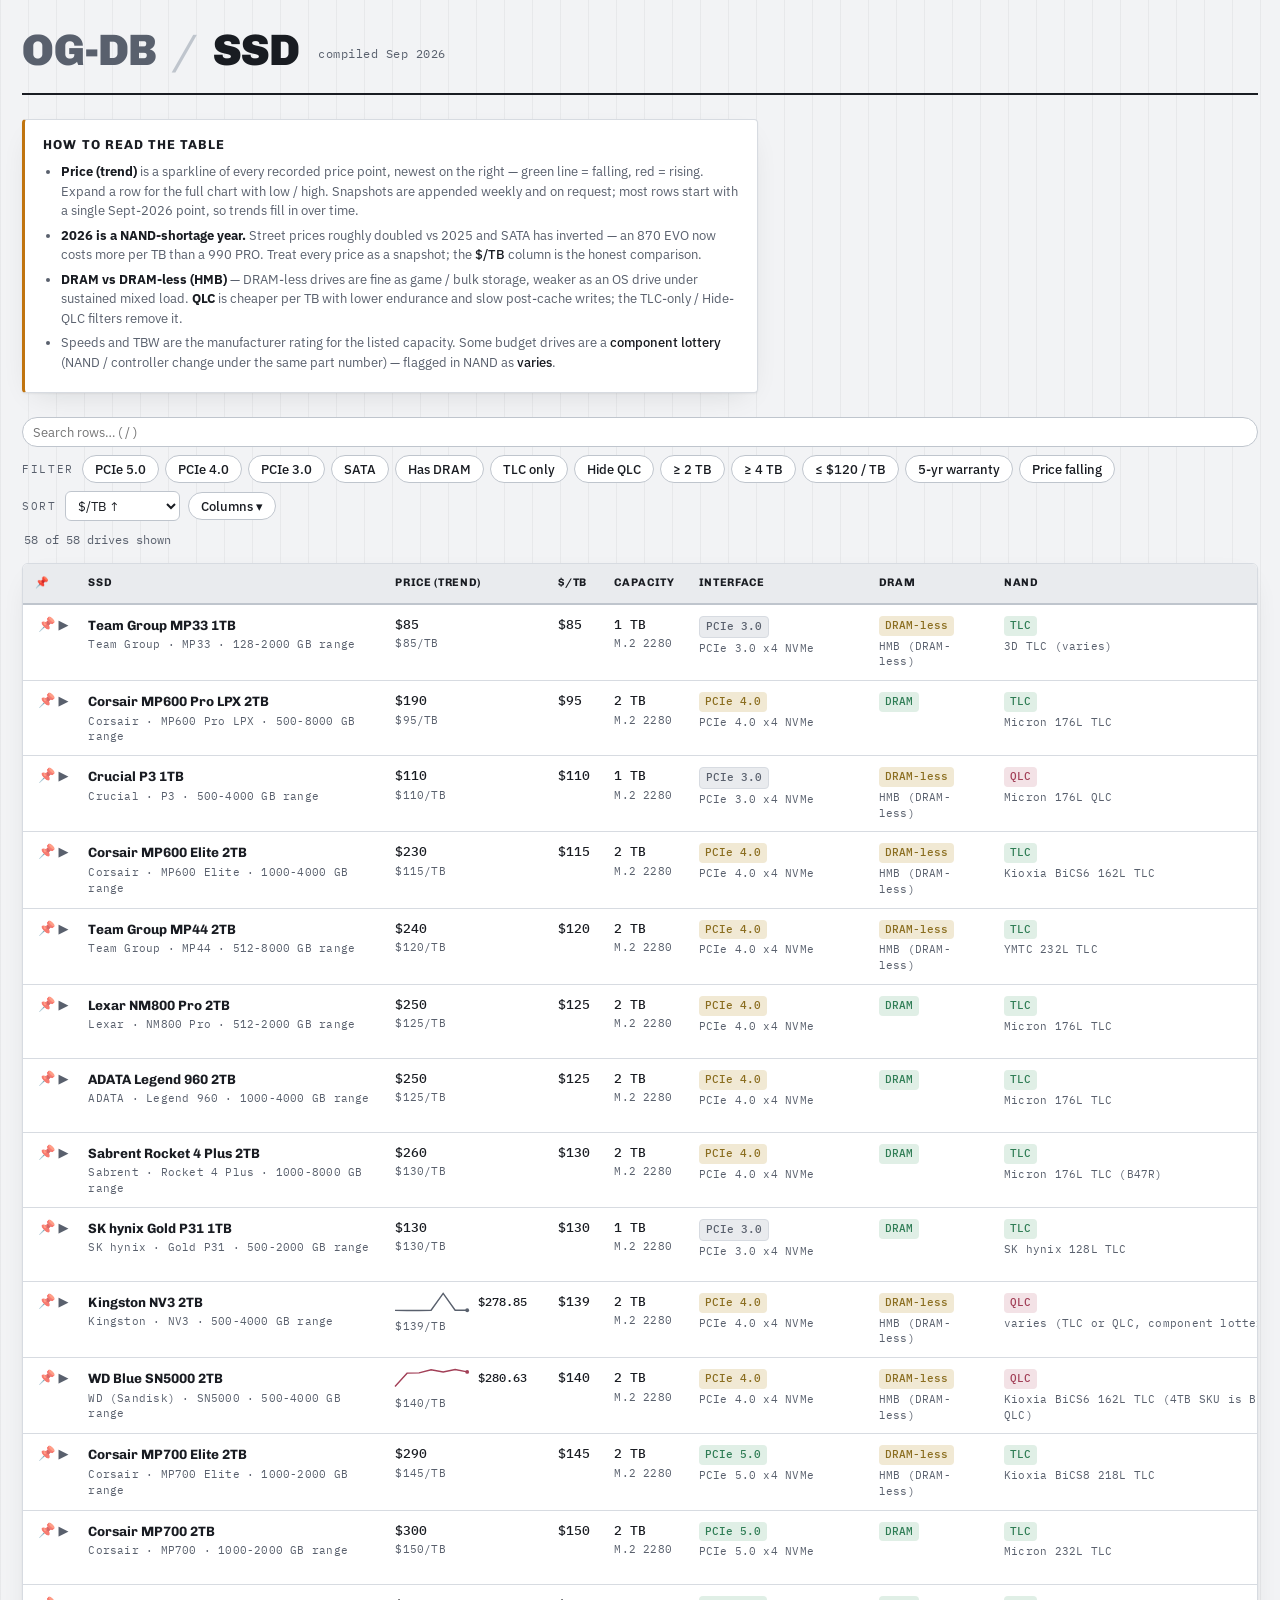
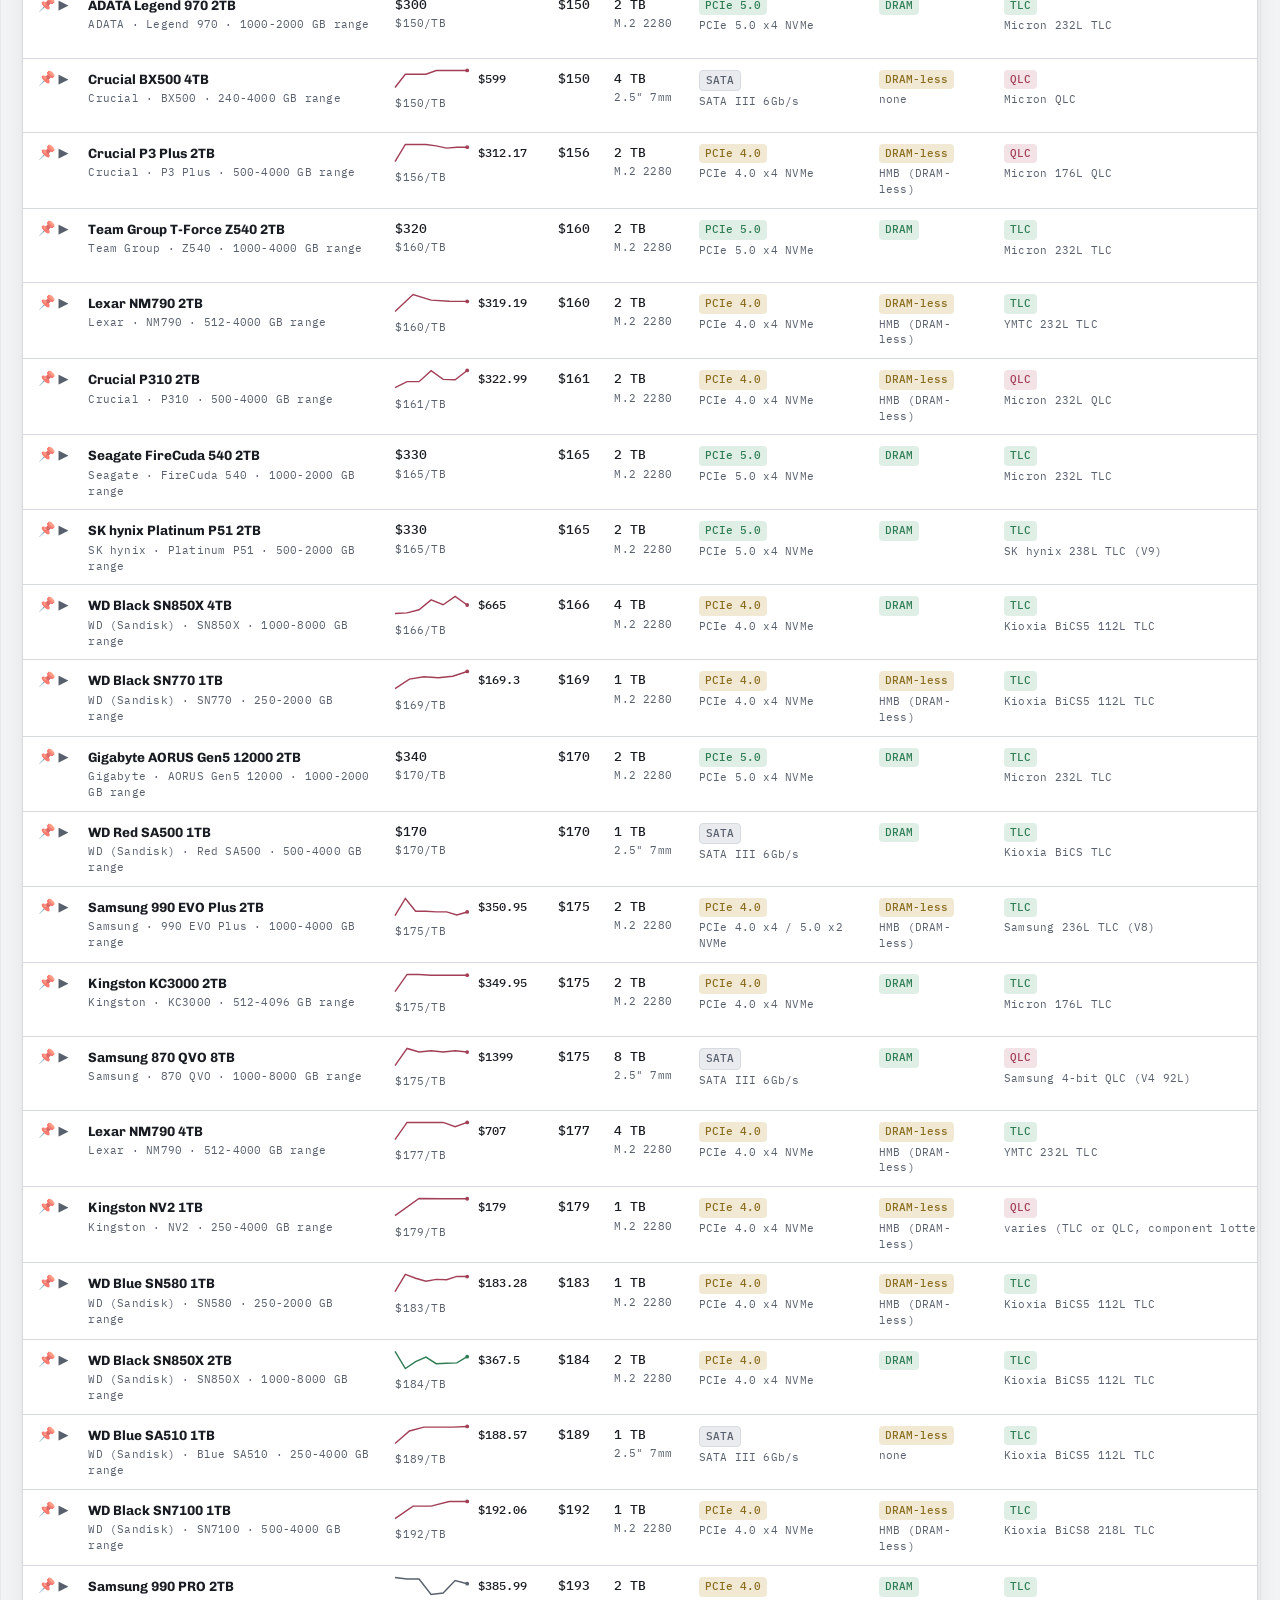
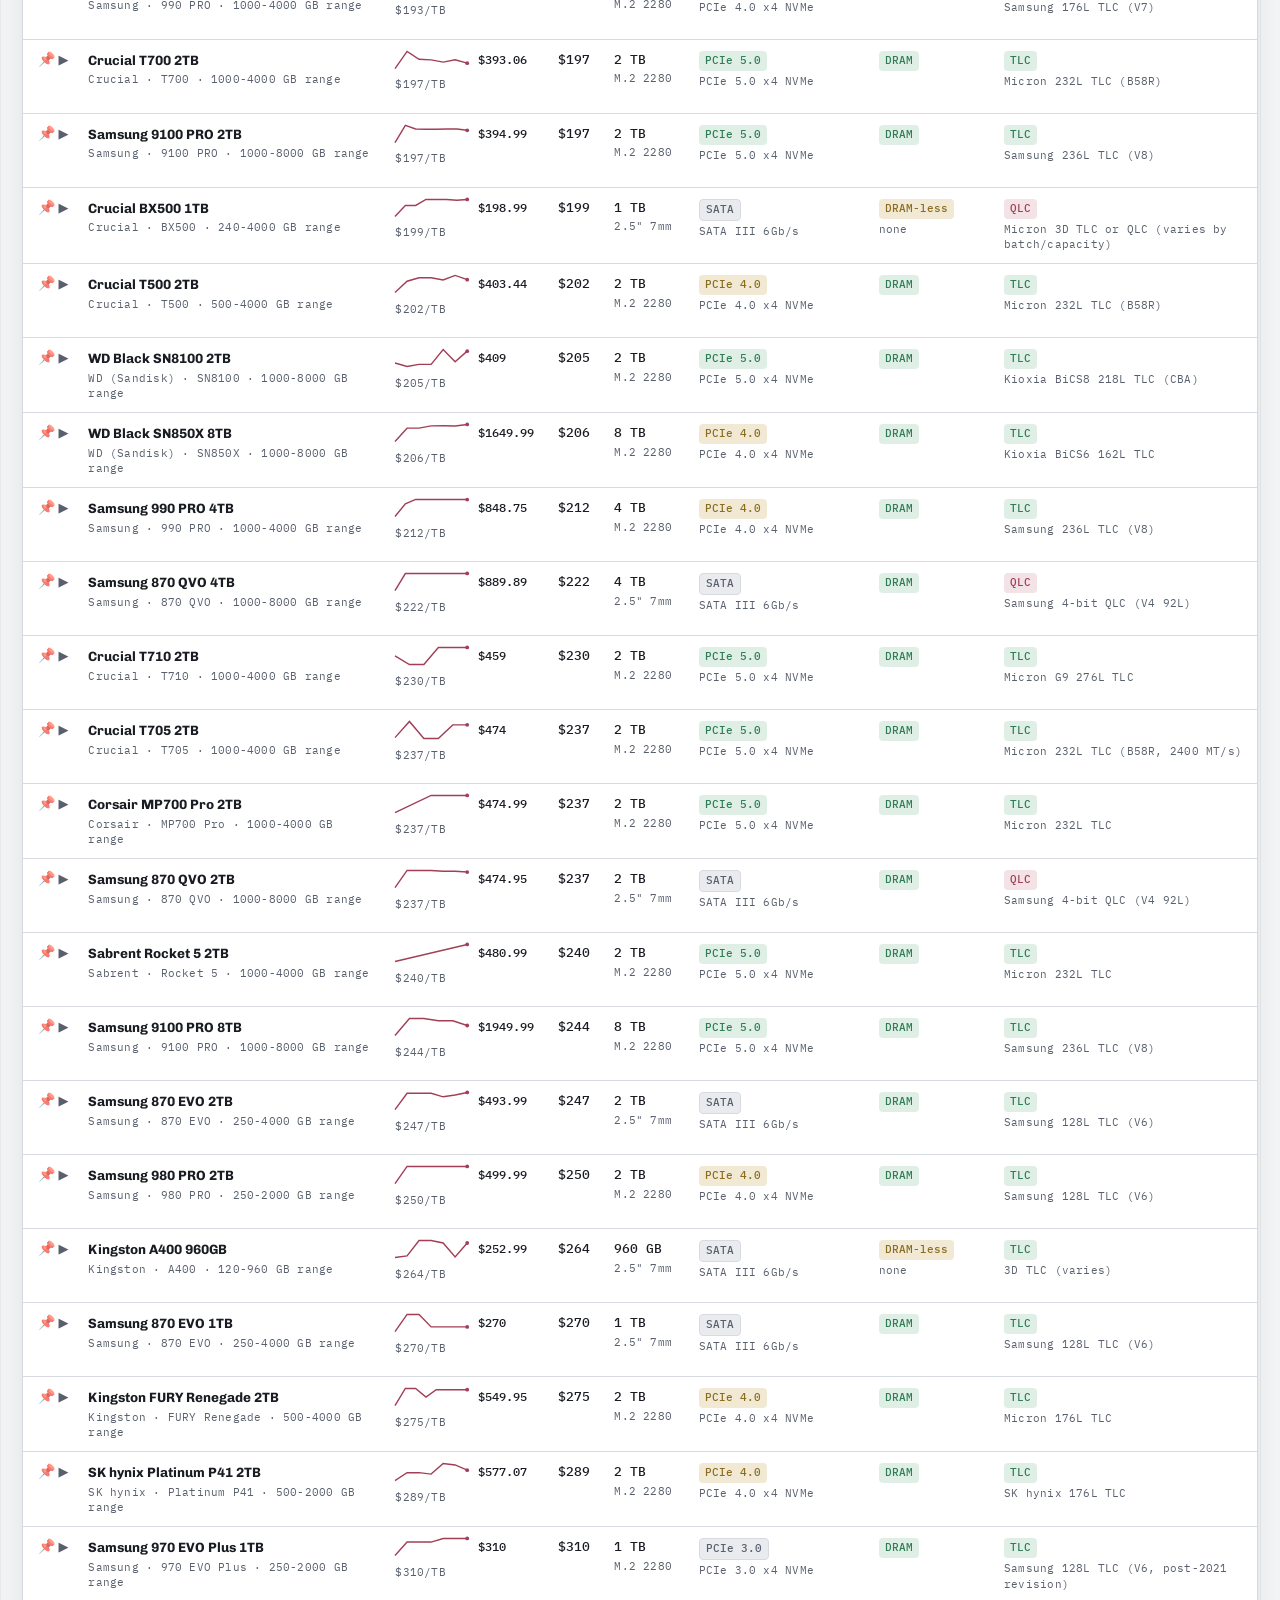
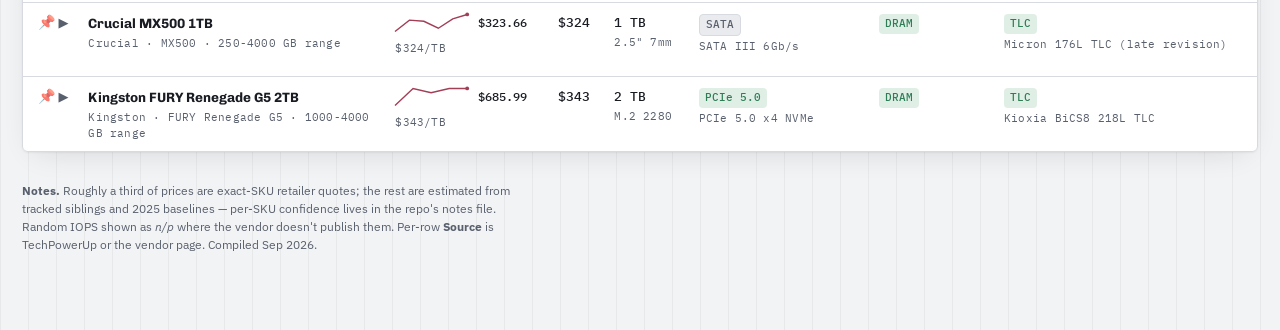
<file: ssds/index.html>
<!doctype html>
<html lang="en">
<head>
<meta charset="utf-8">
<meta name="viewport" content="width=device-width, initial-scale=1">
<title>SSD</title>
<meta name="description" content="NVMe and SATA SSDs with tracked price history - capacity, PCIe gen, DRAM, NAND type, controller, speed, endurance, $/TB.">
<link rel="preconnect" href="https://fonts.googleapis.com">
<link rel="preconnect" href="https://fonts.gstatic.com" crossorigin>
<link rel="stylesheet" href="https://fonts.googleapis.com/css2?family=Chivo:wght@400;700;900&family=IBM+Plex+Sans:wght@400;500;600&family=IBM+Plex+Mono:wght@400;500;600&display=swap">
<style>
body{margin:0;font:14px/1.5 system-ui,-apple-system,Segoe UI,Roboto,sans-serif}img{max-width:100%}[hidden]{display:none!important}
:root{
  --bg:#f2f3f5;--surface:#fff;--surface-2:#e9ebee;--ink:#191c22;--ink-soft:#59606d;
  --line:#d7dbe1;--line-strong:#bfc5cd;--accent:#c0740f;--accent-ink:#8a5300;--accent-wash:#f6ecdd;
  --yes:#2f7d55;--yes-bg:#e0efe6;--no:#a23f57;--no-bg:#f3e2e6;--partial:#8a6d1f;--partial-bg:#f1e9d4;
  --shadow:0 1px 2px rgba(20,22,27,.05),0 10px 30px -14px rgba(20,22,27,.16);
  --grid:rgba(25,28,34,.05);
}
@media (prefers-color-scheme:dark){:root:not([data-theme="light"]){
  --bg:#0e1014;--surface:#171a20;--surface-2:#1f232b;--ink:#e9ebef;--ink-soft:#98a0ae;
  --line:#2a2f38;--line-strong:#3a414d;--accent:#e8a33d;--accent-ink:#f0b968;--accent-wash:#2c2113;
  --yes:#6fc394;--yes-bg:#183328;--no:#e08aa0;--no-bg:#3a2029;--partial:#d9b968;--partial-bg:#332c15;
  --shadow:0 1px 2px rgba(0,0,0,.4),0 16px 40px -18px rgba(0,0,0,.6);--grid:rgba(255,255,255,.045);
}}
:root[data-theme="dark"]{
  --bg:#0e1014;--surface:#171a20;--surface-2:#1f232b;--ink:#e9ebef;--ink-soft:#98a0ae;
  --line:#2a2f38;--line-strong:#3a414d;--accent:#e8a33d;--accent-ink:#f0b968;--accent-wash:#2c2113;
  --yes:#6fc394;--yes-bg:#183328;--no:#e08aa0;--no-bg:#3a2029;--partial:#d9b968;--partial-bg:#332c15;
  --shadow:0 1px 2px rgba(0,0,0,.4),0 16px 40px -18px rgba(0,0,0,.6);--grid:rgba(255,255,255,.045);
}
*{box-sizing:border-box}
body{
  margin:0;color:var(--ink);
  background:linear-gradient(90deg,var(--grid) 1px,transparent 1px) 0 0/28px 100%,var(--bg);
  font-family:"IBM Plex Sans",system-ui,-apple-system,Segoe UI,Roboto,sans-serif;line-height:1.5;
}
.wrap{max-width:min(2600px,99vw);margin:0 auto;padding:clamp(16px,2.5vw,28px) clamp(8px,1.5vw,16px) 64px}

header.masthead{border-bottom:2px solid var(--ink);padding-bottom:20px;margin-bottom:24px}
h1{font-family:"Chivo",sans-serif;font-weight:900;font-size:clamp(26px,4.6vw,44px);
  line-height:1.02;margin:0;letter-spacing:-.02em;text-wrap:balance}
h1 .crumb{color:var(--ink-soft);text-decoration:none}
h1 .crumb:hover,h1 .crumb:focus-visible{color:var(--accent)}
h1 .sep{color:var(--line-strong);margin:0 .35em;font-weight:400}
.compiled{font-family:"IBM Plex Mono",monospace;font-size:12px;letter-spacing:.04em;
  color:var(--ink-soft);font-weight:400;white-space:nowrap;margin-left:12px;vertical-align:middle}

.primer{background:var(--surface);border:1px solid var(--line);border-left:3px solid var(--accent);
  border-radius:4px;padding:15px 18px;margin:20px 0 24px;box-shadow:var(--shadow);max-width:92ch}
.primer h2{font-family:"Chivo",sans-serif;font-weight:700;font-size:13px;margin:0 0 8px;
  text-transform:uppercase;letter-spacing:.08em}
.primer ul{margin:0;padding-left:18px;font-size:13px;color:var(--ink-soft)}
.primer li{margin:5px 0}
.primer strong{color:var(--ink)}
.primer em{color:var(--ink);font-style:normal;font-weight:500}

.controls{display:flex;flex-wrap:wrap;gap:8px;align-items:center;margin-bottom:8px}
.controls .grp{display:flex;flex-wrap:wrap;gap:6px;align-items:center}
.glabel{font-family:"IBM Plex Mono",monospace;font-size:11px;letter-spacing:.14em;
  text-transform:uppercase;color:var(--ink-soft);margin-right:2px}
button.chip{font-family:"IBM Plex Sans",sans-serif;font-size:12.5px;font-weight:500;color:var(--ink);
  background:var(--surface);border:1px solid var(--line-strong);border-radius:999px;padding:5px 12px;cursor:pointer;transition:.12s}
button.chip:hover{border-color:var(--accent)}
button.chip[aria-pressed="true"]{background:var(--accent);border-color:var(--accent);color:#1a1d23}
button.chip:focus-visible,select:focus-visible,tr.row:focus-visible{outline:2px solid var(--accent);outline-offset:2px}
select{font-family:"IBM Plex Sans",sans-serif;font-size:12.5px;padding:5px 8px;background:var(--surface);
  color:var(--ink);border:1px solid var(--line-strong);border-radius:6px}
.count{font-family:"IBM Plex Mono",monospace;font-size:12px;color:var(--ink-soft);margin:10px 2px 14px}

.colwrap{position:relative}
.colpanel{position:absolute;top:calc(100% + 6px);right:0;z-index:20;background:var(--surface);
  border:1px solid var(--line-strong);border-radius:8px;box-shadow:var(--shadow);padding:12px 14px;
  width:260px;max-height:70vh;overflow:auto;display:flex;flex-direction:column;gap:7px}
.colpanel .colhead{margin:0 0 2px;font-family:"IBM Plex Mono",monospace;font-size:10.5px;
  letter-spacing:.14em;text-transform:uppercase;color:var(--ink-soft)}
.colpanel label{display:flex;align-items:center;gap:8px;font-size:12.5px;cursor:pointer}
.colpanel input{accent-color:var(--accent)}
.colactions{display:flex;gap:8px;margin-top:6px;border-top:1px solid var(--line);padding-top:9px}
.colactions button{font-family:"IBM Plex Sans",sans-serif;font-size:11.5px;font-weight:500;cursor:pointer;
  background:var(--surface-2);color:var(--ink);border:1px solid var(--line-strong);border-radius:6px;padding:4px 10px}
.colactions button:hover{border-color:var(--accent)}

.tablewrap{overflow-x:auto;border:1px solid var(--line);border-radius:6px;box-shadow:var(--shadow)}
table{border-collapse:collapse;width:100%;background:var(--surface)}
thead th{position:sticky;top:0;z-index:2;background:var(--surface-2);font-family:"Chivo",sans-serif;
  font-weight:700;font-size:11px;letter-spacing:.06em;text-transform:uppercase;text-align:left;
  padding:11px 12px;color:var(--ink);border-bottom:2px solid var(--line-strong);white-space:nowrap}
thead th.sortable{cursor:pointer;user-select:none}
thead th.sortable:hover{color:var(--accent)}
thead th.sortable:focus-visible{outline:2px solid var(--accent);outline-offset:-2px}
thead th[aria-sort="ascending"],thead th[aria-sort="descending"]{color:var(--accent);background:var(--accent-wash)}
thead th .arrow{color:var(--accent);font-size:10px}
tbody tr.row{border-top:1px solid var(--line);cursor:pointer}
tbody tr.row:hover{background:var(--surface-2)}
td{padding:10px 12px;font-size:13px;vertical-align:top}
.name{font-family:"Chivo",sans-serif;font-weight:700;font-size:13.5px}
.sub{display:block;font-family:"IBM Plex Mono",monospace;font-size:10.5px;color:var(--ink-soft);
  font-weight:400;margin-top:2px;letter-spacing:.02em}
.price{font-family:"IBM Plex Mono",monospace;font-variant-numeric:tabular-nums;font-weight:500;white-space:nowrap}
.price small{display:block;color:var(--ink-soft);font-weight:400;font-size:10.5px;white-space:normal;max-width:22ch}
.tag{display:inline-block;font-family:"IBM Plex Mono",monospace;font-size:10.5px;font-weight:500;
  padding:2px 6px;border-radius:4px;margin:1px 3px 1px 0;white-space:nowrap}
.t-yes{background:var(--yes-bg);color:var(--yes)}
.t-no{background:var(--no-bg);color:var(--no)}
.t-part{background:var(--partial-bg);color:var(--partial)}
.t-neutral{background:var(--surface-2);color:var(--ink-soft);border:1px solid var(--line)}
a.srclink{font-family:"IBM Plex Mono",monospace;font-size:11.5px;color:var(--accent);text-decoration:none;white-space:nowrap}
a.srclink:hover,a.srclink:focus-visible{text-decoration:underline}

.expand{background:var(--bg)}
.expand td{padding:0}
.expand .inner{padding:16px 18px 20px;display:grid;grid-template-columns:repeat(auto-fit,minmax(230px,1fr));gap:14px 26px}
.expand h4{font-family:"IBM Plex Mono",monospace;font-size:10.5px;letter-spacing:.14em;text-transform:uppercase;color:var(--accent);margin:0 0 4px}
.expand p{margin:0;font-size:12.5px;color:var(--ink-soft)}
.expand p strong{color:var(--ink);font-weight:600}
dl.kv{margin:0;display:grid;grid-template-columns:max-content 1fr;gap:6px 16px;font-size:12.5px;color:var(--ink-soft);max-width:120ch}
dl.kv dt{font-family:"IBM Plex Mono",monospace;font-size:10.5px;letter-spacing:.1em;text-transform:uppercase;color:var(--ink);padding-top:1px}
dl.kv dd{margin:0}
.chev{display:inline-block;width:14px;color:var(--ink-soft);transition:transform .15s}
tr.row[aria-expanded="true"] .chev{transform:rotate(90deg);color:var(--accent)}
td.lead{white-space:nowrap;padding-right:4px}
.pin{border:0;background:none;cursor:pointer;font-size:14px;line-height:1;padding:2px 3px;
  opacity:.7;filter:none;transition:opacity .12s,transform .12s}
tr.row:hover .pin,.pin:focus-visible{opacity:1;transform:scale(1.15)}
.pin.on{filter:none}
.pin:focus-visible{outline:2px solid var(--accent);outline-offset:1px}
tr.row.pinned{background:var(--accent-wash)}
tr.row.pinned td:first-child{box-shadow:inset 3px 0 0 var(--accent)}
tr.row.pinned:hover{background:var(--accent-wash)}
.pincount{color:var(--accent-ink);font-weight:600}
.clearpins{border:0;background:none;color:var(--accent);font:inherit;font-size:11px;cursor:pointer;text-decoration:underline;padding:0 2px}

footer{margin-top:30px;font-size:12px;color:var(--ink-soft);max-width:70ch}
footer a{color:var(--accent)}
@media (prefers-reduced-motion:reduce){*{transition:none!important}}

.searchwrap{flex:1 1 220px;min-width:180px}
.rowsearch{width:100%;font-family:"IBM Plex Sans",sans-serif;font-size:12.5px;padding:6px 10px;background:var(--surface);color:var(--ink);border:1px solid var(--line-strong);border-radius:999px;outline:0}
.rowsearch:focus{border-color:var(--accent);box-shadow:0 0 0 3px var(--accent-wash)}
.rowsearch::-webkit-search-cancel-button{-webkit-appearance:none}

</style>
</head>
<body>
<div class="wrap">
  <header class="masthead">
    <h1><a class="crumb" href="../">OG-DB</a><span class="sep">/</span>SSD <span class="compiled">compiled Sep 2026</span></h1>
  </header>
  <div class="primer"><h2>How to read the table</h2><ul><li><strong>Price (trend)</strong> is a sparkline of every recorded price point, newest on the right &mdash; green line = falling, red = rising. Expand a row for the full chart with low / high. Snapshots are appended weekly and on request; most rows start with a single Sept-2026 point, so trends fill in over time.</li><li><strong>2026 is a NAND-shortage year.</strong> Street prices roughly doubled vs 2025 and SATA has inverted &mdash; an 870 EVO now costs more per TB than a 990 PRO. Treat every price as a snapshot; the <em>$/TB</em> column is the honest comparison.</li><li><strong>DRAM vs DRAM-less (HMB)</strong> &mdash; DRAM-less drives are fine as game / bulk storage, weaker as an OS drive under sustained mixed load. <strong>QLC</strong> is cheaper per TB with lower endurance and slow post-cache writes; the TLC-only / Hide-QLC filters remove it.</li><li>Speeds and TBW are the manufacturer rating for the listed capacity. Some budget drives are a <em>component lottery</em> (NAND / controller change under the same part number) &mdash; flagged in NAND as <em>varies</em>.</li></ul></div>
  <div class="controls">
    <div class="grp searchwrap"><input id="rowq" class="rowsearch" type="search" placeholder="Search rows… ( / )" autocomplete="off" aria-label="Search rows"></div>
    <div class="grp"><span class="glabel">Filter</span><span id="filters" style="display:contents"></span></div>
    <div class="grp"><span class="glabel">Sort</span><select id="sort"></select></div>
    <div class="grp colwrap">
      <button class="chip" id="colbtn" aria-expanded="false" aria-controls="colpanel">Columns ▾</button>
      <div class="colpanel" id="colpanel" hidden>
        <p class="colhead">Show columns</p>
        <div class="colactions"><button type="button" data-all="1">All</button><button type="button" data-all="0">Minimal</button></div>
      </div>
    </div>
  </div>
  <div class="count" id="count"></div>
  <div class="tablewrap"><table id="tbl"><thead><tr></tr></thead><tbody id="tbody"></tbody></table></div>
  <footer><p><strong>Notes.</strong> Roughly a third of prices are exact-SKU retailer quotes; the rest are estimated from tracked siblings and 2025 baselines &mdash; per-SKU confidence lives in the repo's notes file. Random IOPS shown as <em>n/p</em> where the vendor doesn't publish them. Per-row <strong>Source</strong> is TechPowerUp or the vendor page. Compiled Sep 2026.</p></footer>
</div>
<script>
const DATA=[{"name":"Crucial T700 2TB","brand":"Crucial","family":"T700","capacityGB":2000,"capacityRangeGB":"1000-4000","formFactor":"M.2 2280","interface":"PCIe 5.0 x4 NVMe","pcieGen":5,"dram":"DRAM (2 GB LPDDR4)","nand":"Micron 232L TLC (B58R)","controller":"Phison E26","seqReadMBs":12400,"seqWriteMBs":11800,"randRead4KIOPS":1500000,"randWrite4KIOPS":1500000,"tbwRating":1200,"warrantyYears":5,"priceUSD":393.06,"pricePerTB":197,"priceHistory":[{"date":"2026-09","priceUSD":330,"source":"Amazon"},{"date":"2026-09-06","priceUSD":530,"source":"Newegg"},{"date":"2026-09-07","priceUSD":438,"source":"Newegg"},{"date":"2026-09-14","priceUSD":430.94,"source":"Newegg"},{"date":"2026-09-21","priceUSD":405.5,"source":"Newegg"},{"date":"2026-09-28","priceUSD":432.83,"source":"Newegg"},{"date":"2026-10-05","priceUSD":393.06,"source":"Newegg"}],"heatsinkOption":true,"notes":"First-gen Gen5 (2023); largely superseded by T705/T710 but still listed. Needs a heatsink; throttles bare.","source":{"url":"https://www.techpowerup.com/review/crucial-t700-2-tb/","label":"TechPowerUp"}},{"name":"Crucial T705 2TB","brand":"Crucial","family":"T705","capacityGB":2000,"capacityRangeGB":"1000-4000","formFactor":"M.2 2280","interface":"PCIe 5.0 x4 NVMe","pcieGen":5,"dram":"DRAM (2 GB LPDDR4)","nand":"Micron 232L TLC (B58R, 2400 MT/s)","controller":"Phison E26","seqReadMBs":14500,"seqWriteMBs":12700,"randRead4KIOPS":1550000,"randWrite4KIOPS":1800000,"tbwRating":1200,"warrantyYears":5,"priceUSD":474,"pricePerTB":237,"priceHistory":[{"date":"2026-09","priceUSD":380,"source":"Amazon"},{"date":"2026-09-06","priceUSD":499.5,"source":"Newegg"},{"date":"2026-09-07","priceUSD":373,"source":"Newegg"},{"date":"2026-09-14","priceUSD":373,"source":"Newegg"},{"date":"2026-09-28","priceUSD":474,"source":"Newegg"},{"date":"2026-10-05","priceUSD":474,"source":"Newegg"}],"heatsinkOption":true,"notes":"Full-speed E26 Gen5; also sold with white/black heatsink SKUs. TLC.","source":{"url":"https://www.tomshardware.com/pc-components/ssds/crucial-t705-2tb-ssd-review","label":"Tom's Hardware"}},{"name":"Crucial T710 2TB","brand":"Crucial","family":"T710","capacityGB":2000,"capacityRangeGB":"1000-4000","formFactor":"M.2 2280","interface":"PCIe 5.0 x4 NVMe","pcieGen":5,"dram":"DRAM (2 GB LPDDR4)","nand":"Micron G9 276L TLC","controller":"Silicon Motion SM2508","seqReadMBs":14900,"seqWriteMBs":13800,"randRead4KIOPS":2200000,"randWrite4KIOPS":2300000,"tbwRating":1200,"warrantyYears":5,"priceUSD":459,"pricePerTB":230,"priceHistory":[{"date":"2026-09","priceUSD":430,"source":"Amazon"},{"date":"2026-09-07","priceUSD":400,"source":"Newegg"},{"date":"2026-09-14","priceUSD":400,"source":"Newegg"},{"date":"2026-09-21","priceUSD":459,"source":"Newegg"},{"date":"2026-09-28","priceUSD":459,"source":"Newegg"},{"date":"2026-10-05","priceUSD":459,"source":"Newegg"}],"heatsinkOption":true,"notes":"2025 successor to T705; SM2508 runs far cooler than E26. Price from cheapestssd tracker 2026-09-05.","source":{"url":"https://www.crucial.com/products/ssd/crucial-t710-ssd","label":"Crucial"}},{"name":"Samsung 9100 PRO 2TB","brand":"Samsung","family":"9100 PRO","capacityGB":2000,"capacityRangeGB":"1000-8000","formFactor":"M.2 2280","interface":"PCIe 5.0 x4 NVMe","pcieGen":5,"dram":"DRAM (2 GB LPDDR4X)","nand":"Samsung 236L TLC (V8)","controller":"Samsung Presto","seqReadMBs":14800,"seqWriteMBs":13400,"randRead4KIOPS":2200000,"randWrite4KIOPS":2600000,"tbwRating":1200,"warrantyYears":5,"priceUSD":394.99,"pricePerTB":197,"priceHistory":[{"date":"2026-09","priceUSD":350,"source":"Amazon"},{"date":"2026-09-06","priceUSD":413,"source":"Newegg"},{"date":"2026-09-07","priceUSD":399.99,"source":"Newegg"},{"date":"2026-09-14","priceUSD":398.85,"source":"Newegg"},{"date":"2026-09-21","priceUSD":398.85,"source":"Newegg"},{"date":"2026-09-28","priceUSD":399.99,"source":"Newegg"},{"date":"2026-10-05","priceUSD":399.99,"source":"Newegg"},{"date":"2026-10-12","priceUSD":394.99,"source":"Newegg"}],"heatsinkOption":true,"notes":"Samsung's first Gen5. Very volatile in 2026: $303 (Aug) to $476 (spring); $350 is a mid estimate. Heatsink SKU +$20.","source":{"url":"https://www.samsung.com/us/computing/memory-storage/solid-state-drives/9100-pro-pcie-5-0-nvme-ssd-2tb-mz-vap2t0b-am/","label":"Samsung"}},{"name":"Samsung 9100 PRO 8TB","brand":"Samsung","family":"9100 PRO","capacityGB":8000,"capacityRangeGB":"1000-8000","formFactor":"M.2 2280","interface":"PCIe 5.0 x4 NVMe","pcieGen":5,"dram":"DRAM (8 GB LPDDR4X)","nand":"Samsung 236L TLC (V8)","controller":"Samsung Presto","seqReadMBs":14800,"seqWriteMBs":13400,"randRead4KIOPS":2200000,"randWrite4KIOPS":2600000,"tbwRating":4800,"warrantyYears":5,"priceUSD":1949.99,"pricePerTB":244,"priceHistory":[{"date":"2026-09","priceUSD":1300,"source":"Amazon"},{"date":"2026-09-07","priceUSD":2399.95,"source":"Newegg"},{"date":"2026-09-14","priceUSD":2399.95,"source":"Newegg"},{"date":"2026-09-21","priceUSD":2249.95,"source":"Newegg"},{"date":"2026-09-28","priceUSD":2249.95,"source":"Newegg"},{"date":"2026-10-05","priceUSD":1949.99,"source":"Newegg"}],"heatsinkOption":true,"notes":"One of the few 8TB TLC Gen5 drives; double-sided. Launched at $999 in 2025, higher in the 2026 shortage. Price estimated.","source":{"url":"https://www.samsung.com/us/computing/memory-storage/solid-state-drives/9100-pro-pcie-5-0-nvme-ssd-8tb-mz-vap8t0b-am/","label":"Samsung"}},{"name":"WD Black SN8100 2TB","brand":"WD (Sandisk)","family":"SN8100","capacityGB":2000,"capacityRangeGB":"1000-8000","formFactor":"M.2 2280","interface":"PCIe 5.0 x4 NVMe","pcieGen":5,"dram":"DRAM (2 GB LPDDR4)","nand":"Kioxia BiCS8 218L TLC (CBA)","controller":"Sandisk SMI2508 (SM2508-based)","seqReadMBs":14900,"seqWriteMBs":14000,"randRead4KIOPS":2300000,"randWrite4KIOPS":2400000,"tbwRating":1200,"warrantyYears":5,"priceUSD":409,"pricePerTB":205,"priceHistory":[{"date":"2026-09","priceUSD":400,"source":"Amazon"},{"date":"2026-09-07","priceUSD":397.34,"source":"Newegg"},{"date":"2026-09-14","priceUSD":399,"source":"Newegg"},{"date":"2026-09-21","priceUSD":399,"source":"Newegg"},{"date":"2026-09-28","priceUSD":410.27,"source":"Newegg"},{"date":"2026-10-05","priceUSD":401,"source":"Newegg"},{"date":"2026-10-12","priceUSD":409,"source":"Newegg"}],"heatsinkOption":true,"notes":"Tom's Hardware 'fastest consumer SSD' at launch (2025). Launch MSRP $280; 2026 street higher. Heatsink SKU +$20.","source":{"url":"https://www.techpowerup.com/review/wd-black-sn8100-2-tb/","label":"TechPowerUp"}},{"name":"Corsair MP700 2TB","brand":"Corsair","family":"MP700","capacityGB":2000,"capacityRangeGB":"1000-2000","formFactor":"M.2 2280","interface":"PCIe 5.0 x4 NVMe","pcieGen":5,"dram":"DRAM (2 GB DDR4)","nand":"Micron 232L TLC","controller":"Phison E26","seqReadMBs":10000,"seqWriteMBs":10000,"randRead4KIOPS":1500000,"randWrite4KIOPS":1500000,"tbwRating":1400,"warrantyYears":5,"priceUSD":300,"pricePerTB":150,"priceHistory":[{"date":"2026-09","priceUSD":300,"source":"Amazon"}],"heatsinkOption":false,"notes":"Original 2023 MP700; bare drive (no heatsink) and throttles hard without one. Mostly clearance stock now.","source":{"url":"https://www.corsair.com/us/en/c/data-storage/mp700","label":"Corsair"}},{"name":"Corsair MP700 Pro 2TB","brand":"Corsair","family":"MP700 Pro","capacityGB":2000,"capacityRangeGB":"1000-4000","formFactor":"M.2 2280","interface":"PCIe 5.0 x4 NVMe","pcieGen":5,"dram":"DRAM (2 GB DDR4)","nand":"Micron 232L TLC","controller":"Phison E26","seqReadMBs":12400,"seqWriteMBs":11800,"randRead4KIOPS":1500000,"randWrite4KIOPS":1500000,"tbwRating":1400,"warrantyYears":5,"priceUSD":474.99,"pricePerTB":237,"priceHistory":[{"date":"2026-09","priceUSD":340,"source":"Amazon"},{"date":"2026-10-05","priceUSD":474.99,"source":"Newegg"},{"date":"2026-10-12","priceUSD":474.99,"source":"Newegg"}],"heatsinkOption":true,"notes":"Sold bare, with air cooler, or Hydro X waterblock (SE). Aug-2025 deals hit $170; 2026 street ~2x. Price estimated.","source":{"url":"https://www.storagereview.com/review/corsair-mp700-pro-gen5-ssd-review","label":"StorageReview"}},{"name":"Corsair MP700 Elite 2TB","brand":"Corsair","family":"MP700 Elite","capacityGB":2000,"capacityRangeGB":"1000-2000","formFactor":"M.2 2280","interface":"PCIe 5.0 x4 NVMe","pcieGen":5,"dram":"HMB (DRAM-less)","nand":"Kioxia BiCS8 218L TLC","controller":"Phison E31T","seqReadMBs":10000,"seqWriteMBs":8500,"randRead4KIOPS":1300000,"randWrite4KIOPS":1400000,"tbwRating":1200,"warrantyYears":5,"priceUSD":290,"pricePerTB":145,"priceHistory":[{"date":"2026-09","priceUSD":290,"source":"Amazon"}],"heatsinkOption":true,"notes":"DRAM-less budget Gen5 (E31T). Efficient, single-sided, no heatsink required. Launch $250; 2026 estimated.","source":{"url":"https://www.tomshardware.com/pc-components/ssds/corsair-mp700-elite-ssd-review","label":"Tom's Hardware"}},{"name":"Seagate FireCuda 540 2TB","brand":"Seagate","family":"FireCuda 540","capacityGB":2000,"capacityRangeGB":"1000-2000","formFactor":"M.2 2280","interface":"PCIe 5.0 x4 NVMe","pcieGen":5,"dram":"DRAM (2 GB DDR4)","nand":"Micron 232L TLC","controller":"Phison E26","seqReadMBs":10000,"seqWriteMBs":10000,"randRead4KIOPS":1490000,"randWrite4KIOPS":1500000,"tbwRating":2000,"warrantyYears":5,"priceUSD":330,"pricePerTB":165,"priceHistory":[{"date":"2026-09","priceUSD":330,"source":"Amazon"}],"heatsinkOption":false,"notes":"Highest TBW in the E26 class (2000 TB at 2TB) + 3yr Rescue data recovery. Bare drive.","source":{"url":"https://www.seagate.com/products/gaming-drives/pc-gaming/firecuda-540-ssd/","label":"Seagate"}},{"name":"Sabrent Rocket 5 2TB","brand":"Sabrent","family":"Rocket 5","capacityGB":2000,"capacityRangeGB":"1000-4000","formFactor":"M.2 2280","interface":"PCIe 5.0 x4 NVMe","pcieGen":5,"dram":"DRAM (2 GB DDR4)","nand":"Micron 232L TLC","controller":"Phison E26","seqReadMBs":14000,"seqWriteMBs":12000,"randRead4KIOPS":1500000,"randWrite4KIOPS":1550000,"tbwRating":1400,"warrantyYears":5,"priceUSD":480.99,"pricePerTB":240,"priceHistory":[{"date":"2026-09","priceUSD":350,"source":"Amazon"},{"date":"2026-09-14","priceUSD":480.99,"source":"Newegg"}],"heatsinkOption":true,"notes":"Full-speed E26; heatsink version sold separately. Price from Amazon listing ($349.99).","source":{"url":"https://www.tomshardware.com/pc-components/ssds/sabrent-rocket-5-2tb-ssd-review","label":"Tom's Hardware"}},{"name":"Gigabyte AORUS Gen5 12000 2TB","brand":"Gigabyte","family":"AORUS Gen5 12000","capacityGB":2000,"capacityRangeGB":"1000-2000","formFactor":"M.2 2280","interface":"PCIe 5.0 x4 NVMe","pcieGen":5,"dram":"DRAM (4 GB LPDDR4)","nand":"Micron 232L TLC","controller":"Phison E26","seqReadMBs":12400,"seqWriteMBs":11800,"randRead4KIOPS":1500000,"randWrite4KIOPS":1500000,"tbwRating":1400,"warrantyYears":5,"priceUSD":340,"pricePerTB":170,"priceHistory":[{"date":"2026-09","priceUSD":340,"source":"Amazon"}],"heatsinkOption":true,"notes":"Ships with a large heatsink (M.2 slot clearance matters). Price estimated from 2025 base ($265) + 2026 inflation.","source":{"url":"https://www.gigabyte.com/SSD/AORUS-Gen5-12000-SSD-2TB","label":"Gigabyte"}},{"name":"ADATA Legend 970 2TB","brand":"ADATA","family":"Legend 970","capacityGB":2000,"capacityRangeGB":"1000-2000","formFactor":"M.2 2280","interface":"PCIe 5.0 x4 NVMe","pcieGen":5,"dram":"DRAM (4 GB DDR4)","nand":"Micron 232L TLC","controller":"Phison E26","seqReadMBs":10000,"seqWriteMBs":10000,"randRead4KIOPS":1400000,"randWrite4KIOPS":1400000,"tbwRating":1400,"warrantyYears":5,"priceUSD":300,"pricePerTB":150,"priceHistory":[{"date":"2026-09","priceUSD":300,"source":"Amazon"}],"heatsinkOption":true,"notes":"Includes an active-fan heatsink (audible). 'Legend 970 Pro' (14 GB/s) is the newer sibling. Price estimated.","source":{"url":"https://www.adata.com/us/consumer/ssd/legend-970/","label":"ADATA"}},{"name":"Team Group T-Force Z540 2TB","brand":"Team Group","family":"Z540","capacityGB":2000,"capacityRangeGB":"1000-4000","formFactor":"M.2 2280","interface":"PCIe 5.0 x4 NVMe","pcieGen":5,"dram":"DRAM (2 GB DDR4)","nand":"Micron 232L TLC","controller":"Phison E26","seqReadMBs":12400,"seqWriteMBs":11800,"randRead4KIOPS":1400000,"randWrite4KIOPS":1500000,"tbwRating":1400,"warrantyYears":5,"priceUSD":320,"pricePerTB":160,"priceHistory":[{"date":"2026-09","priceUSD":320,"source":"Amazon"}],"heatsinkOption":true,"notes":"Graphene-label bare drive; heatsink ('Z540 with heatsink') SKU available. Price estimated.","source":{"url":"https://www.teamgroupinc.com/en/product-detail/ssd/T-FORCE/z540-pcie5-ssd/","label":"Team Group"}},{"name":"SK hynix Platinum P51 2TB","brand":"SK hynix","family":"Platinum P51","capacityGB":2000,"capacityRangeGB":"500-2000","formFactor":"M.2 2280","interface":"PCIe 5.0 x4 NVMe","pcieGen":5,"dram":"DRAM (2 GB LPDDR4)","nand":"SK hynix 238L TLC (V9)","controller":"SK hynix Alistar","seqReadMBs":14700,"seqWriteMBs":13400,"randRead4KIOPS":2100000,"randWrite4KIOPS":2200000,"tbwRating":1200,"warrantyYears":5,"priceUSD":330,"pricePerTB":165,"priceHistory":[{"date":"2026-09","priceUSD":330,"source":"Amazon"}],"heatsinkOption":false,"notes":"In-house Gen5 (2025), efficient and single-sided. Price estimated (little tracker coverage).","source":{"url":"https://ssd.skhynix.com/p51/","label":"SK hynix"}},{"name":"Kingston FURY Renegade G5 2TB","brand":"Kingston","family":"FURY Renegade G5","capacityGB":2000,"capacityRangeGB":"1000-4000","formFactor":"M.2 2280","interface":"PCIe 5.0 x4 NVMe","pcieGen":5,"dram":"DRAM (2 GB LPDDR4)","nand":"Kioxia BiCS8 218L TLC","controller":"Silicon Motion SM2508","seqReadMBs":14800,"seqWriteMBs":14000,"randRead4KIOPS":2200000,"randWrite4KIOPS":2200000,"tbwRating":2000,"warrantyYears":5,"priceUSD":685.99,"pricePerTB":343,"priceHistory":[{"date":"2026-09","priceUSD":350,"source":"Amazon"},{"date":"2026-09-07","priceUSD":685,"source":"Newegg"},{"date":"2026-09-14","priceUSD":602.15,"source":"Newegg"},{"date":"2026-09-21","priceUSD":685.99,"source":"Newegg"},{"date":"2026-09-28","priceUSD":685.99,"source":"Newegg"}],"heatsinkOption":false,"notes":"2025 Gen5 flagship; high 2000 TBW. Price estimated.","source":{"url":"https://www.kingston.com/en/ssd/gaming/kingston-fury-renegade-g5-nvme-m2-ssd","label":"Kingston"}},{"name":"Samsung 990 PRO 2TB","brand":"Samsung","family":"990 PRO","capacityGB":2000,"capacityRangeGB":"1000-4000","formFactor":"M.2 2280","interface":"PCIe 4.0 x4 NVMe","pcieGen":4,"dram":"DRAM (2 GB LPDDR4)","nand":"Samsung 176L TLC (V7)","controller":"Samsung Pascal","seqReadMBs":7450,"seqWriteMBs":6900,"randRead4KIOPS":1400000,"randWrite4KIOPS":1550000,"tbwRating":1200,"warrantyYears":5,"priceUSD":385.99,"pricePerTB":193,"priceHistory":[{"date":"2026-09","priceUSD":390,"source":"Amazon"},{"date":"2026-09-06","priceUSD":388.99,"source":"Newegg"},{"date":"2026-09-07","priceUSD":388.99,"source":"Newegg"},{"date":"2026-09-14","priceUSD":379,"source":"Newegg"},{"date":"2026-09-21","priceUSD":379.99,"source":"Newegg"},{"date":"2026-09-28","priceUSD":387.99,"source":"Newegg"},{"date":"2026-10-05","priceUSD":385.99,"source":"Newegg"}],"heatsinkOption":true,"notes":"Default 'best Gen4' pick. Amazon $390 promo early Sept 2026 (list $640, hit $430 in Aug). Runs warm bare.","source":{"url":"https://www.techpowerup.com/ssd-specs/samsung-990-pro-2-tb.d867","label":"TechPowerUp"}},{"name":"Samsung 990 PRO 4TB","brand":"Samsung","family":"990 PRO","capacityGB":4000,"capacityRangeGB":"1000-4000","formFactor":"M.2 2280","interface":"PCIe 4.0 x4 NVMe","pcieGen":4,"dram":"DRAM (4 GB LPDDR4)","nand":"Samsung 236L TLC (V8)","controller":"Samsung Pascal","seqReadMBs":7450,"seqWriteMBs":6900,"randRead4KIOPS":1600000,"randWrite4KIOPS":1550000,"tbwRating":2400,"warrantyYears":5,"priceUSD":848.75,"pricePerTB":212,"priceHistory":[{"date":"2026-09","priceUSD":650,"source":"Amazon"},{"date":"2026-09-06","priceUSD":798.9,"source":"Newegg"},{"date":"2026-09-07","priceUSD":849.79,"source":"Newegg"},{"date":"2026-09-14","priceUSD":848.95,"source":"Newegg"},{"date":"2026-09-21","priceUSD":849.75,"source":"Newegg"},{"date":"2026-09-28","priceUSD":848.75,"source":"Newegg"},{"date":"2026-10-05","priceUSD":848.75,"source":"Newegg"},{"date":"2026-10-12","priceUSD":848.75,"source":"Newegg"}],"heatsinkOption":true,"notes":"4TB uses V8 NAND (2023). Tom's 'fastest Gen4 available' 2026. Price estimated from 4TB market median.","source":{"url":"https://www.samsung.com/us/computing/memory-storage/solid-state-drives/990-pro-pcie-4-0-nvme-ssd-4tb-mz-v9p4t0b-am/","label":"Samsung"}},{"name":"Samsung 990 EVO Plus 2TB","brand":"Samsung","family":"990 EVO Plus","capacityGB":2000,"capacityRangeGB":"1000-4000","formFactor":"M.2 2280","interface":"PCIe 4.0 x4 / 5.0 x2 NVMe","pcieGen":4,"dram":"HMB (DRAM-less)","nand":"Samsung 236L TLC (V8)","controller":"Samsung Piccolo","seqReadMBs":7250,"seqWriteMBs":6300,"randRead4KIOPS":1050000,"randWrite4KIOPS":1400000,"tbwRating":1200,"warrantyYears":5,"priceUSD":350.95,"pricePerTB":175,"priceHistory":[{"date":"2026-09","priceUSD":325,"source":"Amazon"},{"date":"2026-09-06","priceUSD":449.15,"source":"Newegg"},{"date":"2026-09-07","priceUSD":357,"source":"Newegg"},{"date":"2026-09-14","priceUSD":357,"source":"Newegg"},{"date":"2026-09-21","priceUSD":352.1,"source":"Newegg"},{"date":"2026-09-28","priceUSD":352.1,"source":"Newegg"},{"date":"2026-10-05","priceUSD":329.99,"source":"Newegg"},{"date":"2026-10-12","priceUSD":350.95,"source":"Newegg"}],"heatsinkOption":false,"notes":"Hybrid 4x4/5x2 link. DRAM-less but strong. Tracked $325 Sept 2026 (peak $712 in March).","source":{"url":"https://www.samsung.com/us/computing/memory-storage/solid-state-drives/990-evo-plus-nvme-pcie-ssd-2tb-mz-v9s2t0b-am/","label":"Samsung"}},{"name":"Samsung 980 PRO 2TB","brand":"Samsung","family":"980 PRO","capacityGB":2000,"capacityRangeGB":"250-2000","formFactor":"M.2 2280","interface":"PCIe 4.0 x4 NVMe","pcieGen":4,"dram":"DRAM (2 GB LPDDR4)","nand":"Samsung 128L TLC (V6)","controller":"Samsung Elpis","seqReadMBs":7000,"seqWriteMBs":5100,"randRead4KIOPS":1000000,"randWrite4KIOPS":1000000,"tbwRating":1200,"warrantyYears":5,"priceUSD":499.99,"pricePerTB":250,"priceHistory":[{"date":"2026-09","priceUSD":330,"source":"Amazon"},{"date":"2026-09-06","priceUSD":499.99,"source":"Newegg"},{"date":"2026-09-07","priceUSD":499.99,"source":"Newegg"},{"date":"2026-09-14","priceUSD":499.99,"source":"Newegg"},{"date":"2026-09-21","priceUSD":499.99,"source":"Newegg"},{"date":"2026-09-28","priceUSD":499.99,"source":"Newegg"},{"date":"2026-10-05","priceUSD":499.99,"source":"Newegg"}],"heatsinkOption":true,"notes":"2020 flagship, still sold. Make sure firmware is updated (early 2TB batches had a failure bug). Price estimated.","source":{"url":"https://www.samsung.com/us/computing/memory-storage/solid-state-drives/980-pro-pcie-4-0-nvme-ssd-2tb-mz-v8p2t0b-am/","label":"Samsung"}},{"name":"WD Black SN850X 2TB","brand":"WD (Sandisk)","family":"SN850X","capacityGB":2000,"capacityRangeGB":"1000-8000","formFactor":"M.2 2280","interface":"PCIe 4.0 x4 NVMe","pcieGen":4,"dram":"DRAM (2 GB DDR4)","nand":"Kioxia BiCS5 112L TLC","controller":"Sandisk in-house (20-82-10081)","seqReadMBs":7300,"seqWriteMBs":6600,"randRead4KIOPS":1200000,"randWrite4KIOPS":1100000,"tbwRating":1200,"warrantyYears":5,"priceUSD":367.5,"pricePerTB":184,"priceHistory":[{"date":"2026-09","priceUSD":380,"source":"Amazon"},{"date":"2026-09-06","priceUSD":339,"source":"Newegg"},{"date":"2026-09-07","priceUSD":355.74,"source":"Newegg"},{"date":"2026-09-14","priceUSD":366.62,"source":"Newegg"},{"date":"2026-09-21","priceUSD":350.65,"source":"Newegg"},{"date":"2026-09-28","priceUSD":351.6,"source":"Newegg"},{"date":"2026-10-05","priceUSD":352.77,"source":"Newegg"},{"date":"2026-10-12","priceUSD":367.5,"source":"Newegg"}],"heatsinkOption":true,"notes":"Top Gen4 gaming pick; PS5-compatible heatsink SKU. cheapestssd tracker $380 (Aug 2026); 1TB $264.","source":{"url":"https://www.tomshardware.com/reviews/wd-black-sn850x-ssd-review","label":"Tom's Hardware"}},{"name":"WD Black SN850X 4TB","brand":"WD (Sandisk)","family":"SN850X","capacityGB":4000,"capacityRangeGB":"1000-8000","formFactor":"M.2 2280","interface":"PCIe 4.0 x4 NVMe","pcieGen":4,"dram":"DRAM (4 GB DDR4)","nand":"Kioxia BiCS5 112L TLC","controller":"Sandisk in-house (20-82-10081)","seqReadMBs":7300,"seqWriteMBs":6600,"randRead4KIOPS":1200000,"randWrite4KIOPS":1100000,"tbwRating":2400,"warrantyYears":5,"priceUSD":665,"pricePerTB":166,"priceHistory":[{"date":"2026-09","priceUSD":640,"source":"Amazon"},{"date":"2026-09-06","priceUSD":642,"source":"Newegg"},{"date":"2026-09-07","priceUSD":651,"source":"Newegg"},{"date":"2026-09-14","priceUSD":679.99,"source":"Newegg"},{"date":"2026-09-21","priceUSD":665.94,"source":"Newegg"},{"date":"2026-09-28","priceUSD":689.99,"source":"Newegg"},{"date":"2026-10-05","priceUSD":665,"source":"Newegg"}],"heatsinkOption":true,"notes":"Popular 4TB TLC choice. Price estimated (4TB NVMe median ~$530; SN850X sits above median).","source":{"url":"https://www.westerndigital.com/products/internal-drives/wd-black-sn850x-nvme-ssd","label":"Western Digital"}},{"name":"WD Black SN850X 8TB","brand":"WD (Sandisk)","family":"SN850X","capacityGB":8000,"capacityRangeGB":"1000-8000","formFactor":"M.2 2280","interface":"PCIe 4.0 x4 NVMe","pcieGen":4,"dram":"DRAM (8 GB DDR4)","nand":"Kioxia BiCS6 162L TLC","controller":"Sandisk in-house","seqReadMBs":7200,"seqWriteMBs":6600,"randRead4KIOPS":1200000,"randWrite4KIOPS":1100000,"tbwRating":4800,"warrantyYears":5,"priceUSD":1649.99,"pricePerTB":206,"priceHistory":[{"date":"2026-09","priceUSD":950,"source":"Amazon"},{"date":"2026-09-06","priceUSD":1499.99,"source":"Newegg"},{"date":"2026-09-07","priceUSD":1499.99,"source":"Newegg"},{"date":"2026-09-14","priceUSD":1590,"source":"Newegg"},{"date":"2026-09-21","priceUSD":1599.99,"source":"Newegg"},{"date":"2026-09-28","priceUSD":1585,"source":"Newegg"},{"date":"2026-10-12","priceUSD":1649.99,"source":"Newegg"}],"heatsinkOption":true,"notes":"8TB added 2024 (BiCS6). 2025 deals ~$510 ea; 2026 estimated ~$950. TLC, double-sided.","source":{"url":"https://www.westerndigital.com/products/internal-drives/wd-black-sn850x-nvme-ssd","label":"Western Digital"}},{"name":"WD Black SN770 1TB","brand":"WD (Sandisk)","family":"SN770","capacityGB":1000,"capacityRangeGB":"250-2000","formFactor":"M.2 2280","interface":"PCIe 4.0 x4 NVMe","pcieGen":4,"dram":"HMB (DRAM-less)","nand":"Kioxia BiCS5 112L TLC","controller":"Sandisk in-house","seqReadMBs":5150,"seqWriteMBs":4900,"randRead4KIOPS":740000,"randWrite4KIOPS":800000,"tbwRating":600,"warrantyYears":5,"priceUSD":169.3,"pricePerTB":169,"priceHistory":[{"date":"2026-09","priceUSD":150,"source":"Amazon"},{"date":"2026-09-06","priceUSD":160.58,"source":"Newegg"},{"date":"2026-09-07","priceUSD":163.39,"source":"Newegg"},{"date":"2026-09-14","priceUSD":162.15,"source":"Newegg"},{"date":"2026-09-21","priceUSD":163.92,"source":"Newegg"},{"date":"2026-09-28","priceUSD":169.3,"source":"Newegg"}],"heatsinkOption":false,"notes":"Long-running DRAM-less mid-range; being replaced by SN7100. Price estimated.","source":{"url":"https://www.westerndigital.com/products/internal-drives/wd-black-sn770-nvme-ssd","label":"Western Digital"}},{"name":"WD Black SN7100 1TB","brand":"WD (Sandisk)","family":"SN7100","capacityGB":1000,"capacityRangeGB":"500-4000","formFactor":"M.2 2280","interface":"PCIe 4.0 x4 NVMe","pcieGen":4,"dram":"HMB (DRAM-less)","nand":"Kioxia BiCS8 218L TLC","controller":"Sandisk in-house","seqReadMBs":7250,"seqWriteMBs":6900,"randRead4KIOPS":1000000,"randWrite4KIOPS":1400000,"tbwRating":600,"warrantyYears":5,"priceUSD":192.06,"pricePerTB":192,"priceHistory":[{"date":"2026-09","priceUSD":160,"source":"Amazon"},{"date":"2026-09-14","priceUSD":183.31,"source":"Newegg"},{"date":"2026-09-21","priceUSD":183.33,"source":"Newegg"},{"date":"2026-10-05","priceUSD":192.06,"source":"Newegg"},{"date":"2026-10-12","priceUSD":192.06,"source":"Newegg"}],"heatsinkOption":false,"notes":"2025 SN770 successor; near-SN850X speed, very efficient, single-sided. Price estimated.","source":{"url":"https://www.westerndigital.com/products/internal-drives/wd-black-sn7100-nvme-ssd","label":"Western Digital"}},{"name":"Crucial T500 2TB","brand":"Crucial","family":"T500","capacityGB":2000,"capacityRangeGB":"500-4000","formFactor":"M.2 2280","interface":"PCIe 4.0 x4 NVMe","pcieGen":4,"dram":"DRAM (2 GB LPDDR4)","nand":"Micron 232L TLC (B58R)","controller":"Phison E25","seqReadMBs":7400,"seqWriteMBs":7000,"randRead4KIOPS":1180000,"randWrite4KIOPS":1440000,"tbwRating":1200,"warrantyYears":5,"priceUSD":403.44,"pricePerTB":202,"priceHistory":[{"date":"2026-09","priceUSD":290,"source":"Amazon"},{"date":"2026-09-06","priceUSD":388.75,"source":"Newegg"},{"date":"2026-09-07","priceUSD":419.95,"source":"Newegg"},{"date":"2026-09-14","priceUSD":419.95,"source":"Newegg"},{"date":"2026-09-21","priceUSD":399.61,"source":"Newegg"},{"date":"2026-09-28","priceUSD":439.95,"source":"Newegg"},{"date":"2026-10-05","priceUSD":403.44,"source":"Newegg"}],"heatsinkOption":true,"notes":"Best-value DRAM Gen4 in 2024; Pangoly shows $166 but that looks stale vs 2026 market, so $290 estimated.","source":{"url":"https://www.tomshardware.com/reviews/crucial-t500-ssd-review","label":"Tom's Hardware"}},{"name":"Crucial P3 Plus 2TB","brand":"Crucial","family":"P3 Plus","capacityGB":2000,"capacityRangeGB":"500-4000","formFactor":"M.2 2280","interface":"PCIe 4.0 x4 NVMe","pcieGen":4,"dram":"HMB (DRAM-less)","nand":"Micron 176L QLC","controller":"Phison E21T","seqReadMBs":5000,"seqWriteMBs":4200,"randRead4KIOPS":720000,"randWrite4KIOPS":800000,"tbwRating":440,"warrantyYears":5,"priceUSD":312.17,"pricePerTB":156,"priceHistory":[{"date":"2026-09","priceUSD":210,"source":"Amazon"},{"date":"2026-09-06","priceUSD":332,"source":"Newegg"},{"date":"2026-09-07","priceUSD":332,"source":"Newegg"},{"date":"2026-09-14","priceUSD":332,"source":"Newegg"},{"date":"2026-09-21","priceUSD":322,"source":"Newegg"},{"date":"2026-09-28","priceUSD":305.9,"source":"Newegg"},{"date":"2026-10-05","priceUSD":312.17,"source":"Newegg"},{"date":"2026-10-12","priceUSD":312.17,"source":"Newegg"}],"heatsinkOption":false,"notes":"QLC + DRAM-less: slow once SLC cache fills. Low TBW (440). Price estimated.","source":{"url":"https://www.crucial.com/products/ssd/crucial-p3-plus-ssd","label":"Crucial"}},{"name":"Crucial P310 2TB","brand":"Crucial","family":"P310","capacityGB":2000,"capacityRangeGB":"500-4000","formFactor":"M.2 2280","interface":"PCIe 4.0 x4 NVMe","pcieGen":4,"dram":"HMB (DRAM-less)","nand":"Micron 232L QLC","controller":"Phison E27T","seqReadMBs":7100,"seqWriteMBs":6000,"randRead4KIOPS":1000000,"randWrite4KIOPS":1200000,"tbwRating":440,"warrantyYears":5,"priceUSD":322.99,"pricePerTB":161,"priceHistory":[{"date":"2026-09","priceUSD":279,"source":"Newegg"},{"date":"2026-09-06","priceUSD":294.2,"source":"Newegg"},{"date":"2026-09-07","priceUSD":294.2,"source":"Newegg"},{"date":"2026-09-14","priceUSD":322.55,"source":"Newegg"},{"date":"2026-09-21","priceUSD":299.99,"source":"Newegg"},{"date":"2026-10-05","priceUSD":298.99,"source":"Newegg"},{"date":"2026-10-12","priceUSD":322.99,"source":"Newegg"}],"heatsinkOption":false,"notes":"QLC; 2230 (handheld) and 2280 versions. Newegg $279 (July 2026).","source":{"url":"https://www.crucial.com/products/ssd/crucial-p310-ssd","label":"Crucial"}},{"name":"SK hynix Platinum P41 2TB","brand":"SK hynix","family":"Platinum P41","capacityGB":2000,"capacityRangeGB":"500-2000","formFactor":"M.2 2280","interface":"PCIe 4.0 x4 NVMe","pcieGen":4,"dram":"DRAM (2 GB LPDDR4)","nand":"SK hynix 176L TLC","controller":"SK hynix Aries","seqReadMBs":7000,"seqWriteMBs":6500,"randRead4KIOPS":1400000,"randWrite4KIOPS":1300000,"tbwRating":1200,"warrantyYears":5,"priceUSD":577.07,"pricePerTB":289,"priceHistory":[{"date":"2026-09","priceUSD":247,"source":"Amazon"},{"date":"2026-09-07","priceUSD":498,"source":"Newegg"},{"date":"2026-09-14","priceUSD":498,"source":"Newegg"},{"date":"2026-09-21","priceUSD":452.6,"source":"Newegg"},{"date":"2026-09-28","priceUSD":792.95,"source":"Newegg"},{"date":"2026-10-05","priceUSD":745.12,"source":"Newegg"},{"date":"2026-10-12","priceUSD":577.07,"source":"Newegg"}],"heatsinkOption":false,"notes":"Same hardware as Solidigm P44 Pro. $247 (Aug 2026) is one of the better $/TB for DRAM TLC Gen4.","source":{"url":"https://ssd.skhynix.com/p41/","label":"SK hynix"}},{"name":"Corsair MP600 Pro LPX 2TB","brand":"Corsair","family":"MP600 Pro LPX","capacityGB":2000,"capacityRangeGB":"500-8000","formFactor":"M.2 2280","interface":"PCIe 4.0 x4 NVMe","pcieGen":4,"dram":"DRAM (2 GB DDR4)","nand":"Micron 176L TLC","controller":"Phison E18","seqReadMBs":7100,"seqWriteMBs":6800,"randRead4KIOPS":1000000,"randWrite4KIOPS":1200000,"tbwRating":1400,"warrantyYears":5,"priceUSD":190,"pricePerTB":95,"priceHistory":[{"date":"2026-09","priceUSD":190,"source":"Amazon"}],"heatsinkOption":true,"notes":"Low-profile heatsink, PS5-focused. Slickdeals $145 (2026) suggests a lower street than most DRAM Gen4; $190 typical.","source":{"url":"https://www.corsair.com/us/en/c/data-storage/mp600-pro-lpx","label":"Corsair"}},{"name":"Corsair MP600 Elite 2TB","brand":"Corsair","family":"MP600 Elite","capacityGB":2000,"capacityRangeGB":"1000-4000","formFactor":"M.2 2280","interface":"PCIe 4.0 x4 NVMe","pcieGen":4,"dram":"HMB (DRAM-less)","nand":"Kioxia BiCS6 162L TLC","controller":"Phison E27T","seqReadMBs":7000,"seqWriteMBs":6500,"randRead4KIOPS":1000000,"randWrite4KIOPS":1200000,"tbwRating":1200,"warrantyYears":5,"priceUSD":230,"pricePerTB":115,"priceHistory":[{"date":"2026-09","priceUSD":230,"source":"Amazon"}],"heatsinkOption":true,"notes":"DRAM-less E27T; PS5 heatsink variant. Amazon listing showed $170 but likely stale; $230 estimated.","source":{"url":"https://www.corsair.com/us/en/c/data-storage/mp600-elite","label":"Corsair"}},{"name":"Sabrent Rocket 4 Plus 2TB","brand":"Sabrent","family":"Rocket 4 Plus","capacityGB":2000,"capacityRangeGB":"1000-8000","formFactor":"M.2 2280","interface":"PCIe 4.0 x4 NVMe","pcieGen":4,"dram":"DRAM (2 GB DDR4)","nand":"Micron 176L TLC (B47R)","controller":"Phison E18","seqReadMBs":7100,"seqWriteMBs":6600,"randRead4KIOPS":1000000,"randWrite4KIOPS":1000000,"tbwRating":1400,"warrantyYears":5,"priceUSD":260,"pricePerTB":130,"priceHistory":[{"date":"2026-09","priceUSD":260,"source":"Amazon"}],"heatsinkOption":true,"notes":"Later 'G' revision (Rocket 4 Plus-G) uses newer NAND. Pangoly best price $195; $260 typical 2026.","source":{"url":"https://sabrent.com/products/sb-rkt4p-2tb","label":"Sabrent"}},{"name":"Kingston FURY Renegade 2TB","brand":"Kingston","family":"FURY Renegade","capacityGB":2000,"capacityRangeGB":"500-4000","formFactor":"M.2 2280","interface":"PCIe 4.0 x4 NVMe","pcieGen":4,"dram":"DRAM (2 GB DDR4)","nand":"Micron 176L TLC","controller":"Phison E18","seqReadMBs":7300,"seqWriteMBs":7000,"randRead4KIOPS":1000000,"randWrite4KIOPS":1000000,"tbwRating":2000,"warrantyYears":5,"priceUSD":549.95,"pricePerTB":275,"priceHistory":[{"date":"2026-09","priceUSD":290,"source":"Amazon"},{"date":"2026-09-06","priceUSD":570.55,"source":"Newegg"},{"date":"2026-09-07","priceUSD":570.55,"source":"Newegg"},{"date":"2026-09-14","priceUSD":429.99,"source":"Newegg"},{"date":"2026-09-21","priceUSD":549.99,"source":"Newegg"},{"date":"2026-09-28","priceUSD":549.99,"source":"Newegg"},{"date":"2026-10-05","priceUSD":549.99,"source":"Newegg"},{"date":"2026-10-12","priceUSD":549.95,"source":"Newegg"}],"heatsinkOption":true,"notes":"Refined KC3000 with higher TBW (2000). Heatsink SKU for PS5. Price estimated.","source":{"url":"https://www.tomshardware.com/reviews/kingston-fury-renegade","label":"Tom's Hardware"}},{"name":"Kingston KC3000 2TB","brand":"Kingston","family":"KC3000","capacityGB":2000,"capacityRangeGB":"512-4096","formFactor":"M.2 2280","interface":"PCIe 4.0 x4 NVMe","pcieGen":4,"dram":"DRAM (2 GB DDR4)","nand":"Micron 176L TLC","controller":"Phison E18","seqReadMBs":7000,"seqWriteMBs":7000,"randRead4KIOPS":1000000,"randWrite4KIOPS":1000000,"tbwRating":1600,"warrantyYears":5,"priceUSD":349.95,"pricePerTB":175,"priceHistory":[{"date":"2026-09","priceUSD":270,"source":"Amazon"},{"date":"2026-09-06","priceUSD":353.65,"source":"Newegg"},{"date":"2026-09-07","priceUSD":353.65,"source":"Newegg"},{"date":"2026-09-14","priceUSD":349.95,"source":"Newegg"},{"date":"2026-09-21","priceUSD":349.95,"source":"Newegg"},{"date":"2026-09-28","priceUSD":349.95,"source":"Newegg"},{"date":"2026-10-05","priceUSD":349.95,"source":"Newegg"}],"heatsinkOption":false,"notes":"Prosumer E18 drive; same platform as FURY Renegade. Price estimated.","source":{"url":"https://www.kingston.com/en/ssd/kc3000-nvme-m2-solid-state-drive","label":"Kingston"}},{"name":"Kingston NV3 2TB","brand":"Kingston","family":"NV3","capacityGB":2000,"capacityRangeGB":"500-4000","formFactor":"M.2 2280","interface":"PCIe 4.0 x4 NVMe","pcieGen":4,"dram":"HMB (DRAM-less)","nand":"varies (TLC or QLC, component lottery)","controller":"varies (SM2268XT2 / Phison E27T)","seqReadMBs":6000,"seqWriteMBs":5000,"randRead4KIOPS":null,"randWrite4KIOPS":null,"tbwRating":640,"warrantyYears":3,"priceUSD":278.85,"pricePerTB":139,"priceHistory":[{"date":"2026-09","priceUSD":278,"source":"Amazon"},{"date":"2026-09-06","priceUSD":276.79,"source":"Newegg"},{"date":"2026-09-07","priceUSD":276.79,"source":"Newegg"},{"date":"2026-09-14","priceUSD":279,"source":"Newegg"},{"date":"2026-09-21","priceUSD":411.99,"source":"Newegg"},{"date":"2026-09-28","priceUSD":278.85,"source":"Newegg"},{"date":"2026-10-05","priceUSD":278.85,"source":"Newegg"}],"heatsinkOption":false,"notes":"Budget; Kingston does not guarantee NAND/controller and publishes no IOPS. cheapestssd tracker $278 (2026-09-05).","source":{"url":"https://www.kingston.com/en/ssd/nv3-nvme-pcie-ssd","label":"Kingston"}},{"name":"Kingston NV2 1TB","brand":"Kingston","family":"NV2","capacityGB":1000,"capacityRangeGB":"250-4000","formFactor":"M.2 2280","interface":"PCIe 4.0 x4 NVMe","pcieGen":4,"dram":"HMB (DRAM-less)","nand":"varies (TLC or QLC, component lottery)","controller":"varies (SM2267XT / Phison E19T / E21T)","seqReadMBs":3500,"seqWriteMBs":2100,"randRead4KIOPS":null,"randWrite4KIOPS":null,"tbwRating":320,"warrantyYears":3,"priceUSD":179,"pricePerTB":179,"priceHistory":[{"date":"2026-09","priceUSD":120,"source":"Amazon"},{"date":"2026-09-07","priceUSD":180,"source":"Newegg"},{"date":"2026-09-14","priceUSD":179,"source":"Newegg"},{"date":"2026-10-12","priceUSD":179,"source":"Newegg"}],"heatsinkOption":false,"notes":"Listed by request under 'PCIe 3.0 budget' but is actually a Gen4 x4 drive at Gen3-class speeds. No published IOPS. Price estimated.","source":{"url":"https://www.kingston.com/en/ssd/nv2-nvme-pcie-ssd","label":"Kingston"}},{"name":"Team Group MP44 2TB","brand":"Team Group","family":"MP44","capacityGB":2000,"capacityRangeGB":"512-8000","formFactor":"M.2 2280","interface":"PCIe 4.0 x4 NVMe","pcieGen":4,"dram":"HMB (DRAM-less)","nand":"YMTC 232L TLC","controller":"Maxio MAP1602","seqReadMBs":7400,"seqWriteMBs":7000,"randRead4KIOPS":null,"randWrite4KIOPS":null,"tbwRating":1300,"warrantyYears":5,"priceUSD":240,"pricePerTB":120,"priceHistory":[{"date":"2026-09","priceUSD":240,"source":"Amazon"}],"heatsinkOption":false,"notes":"Same MAP1602+YMTC platform as Lexar NM790. TBW/IOPS not consistently published; 1300 TBW from spec sheet. Price estimated.","source":{"url":"https://www.teamgroupinc.com/en/product-detail/ssd/TEAMGROUP/mp44-m2-pcie4-ssd/","label":"Team Group"}},{"name":"Lexar NM790 2TB","brand":"Lexar","family":"NM790","capacityGB":2000,"capacityRangeGB":"512-4000","formFactor":"M.2 2280","interface":"PCIe 4.0 x4 NVMe","pcieGen":4,"dram":"HMB (DRAM-less)","nand":"YMTC 232L TLC","controller":"Maxio MAP1602","seqReadMBs":7400,"seqWriteMBs":6500,"randRead4KIOPS":1000000,"randWrite4KIOPS":1000000,"tbwRating":1500,"warrantyYears":5,"priceUSD":319.19,"pricePerTB":160,"priceHistory":[{"date":"2026-09","priceUSD":230,"source":"Amazon"},{"date":"2026-09-14","priceUSD":379.9,"source":"Newegg"},{"date":"2026-09-21","priceUSD":329.99,"source":"Newegg"},{"date":"2026-10-05","priceUSD":319.99,"source":"Newegg"},{"date":"2026-10-12","priceUSD":319.19,"source":"Newegg"}],"heatsinkOption":true,"notes":"Best-value DRAM-less TLC of 2023-24; heatsink SKU exists. 4TB hit $220 at Costco Nov 2025. Price estimated.","source":{"url":"https://www.lexar.com/global/product/lexar-nm790-m-2-2280-pcie-gen4x4-nvme-ssd/","label":"Lexar"}},{"name":"Lexar NM790 4TB","brand":"Lexar","family":"NM790","capacityGB":4000,"capacityRangeGB":"512-4000","formFactor":"M.2 2280","interface":"PCIe 4.0 x4 NVMe","pcieGen":4,"dram":"HMB (DRAM-less)","nand":"YMTC 232L TLC","controller":"Maxio MAP1602","seqReadMBs":7400,"seqWriteMBs":6500,"randRead4KIOPS":1000000,"randWrite4KIOPS":1000000,"tbwRating":3000,"warrantyYears":5,"priceUSD":707,"pricePerTB":177,"priceHistory":[{"date":"2026-09","priceUSD":420,"source":"Amazon"},{"date":"2026-09-07","priceUSD":707,"source":"Newegg"},{"date":"2026-09-14","priceUSD":705.99,"source":"Newegg"},{"date":"2026-09-21","priceUSD":707,"source":"Newegg"},{"date":"2026-09-28","priceUSD":707,"source":"Newegg"},{"date":"2026-10-05","priceUSD":635.22,"source":"Newegg"},{"date":"2026-10-12","priceUSD":707,"source":"Newegg"}],"heatsinkOption":true,"notes":"Popular 4TB TLC for game libraries. Price estimated near cheapest-4TB-NVMe floor ($420, Sept 2026).","source":{"url":"https://www.lexar.com/global/product/lexar-nm790-m-2-2280-pcie-gen4x4-nvme-ssd/","label":"Lexar"}},{"name":"Lexar NM800 Pro 2TB","brand":"Lexar","family":"NM800 Pro","capacityGB":2000,"capacityRangeGB":"512-2000","formFactor":"M.2 2280","interface":"PCIe 4.0 x4 NVMe","pcieGen":4,"dram":"DRAM (2 GB DDR4)","nand":"Micron 176L TLC","controller":"InnoGrit IG5236","seqReadMBs":7500,"seqWriteMBs":6500,"randRead4KIOPS":1000000,"randWrite4KIOPS":1200000,"tbwRating":2000,"warrantyYears":5,"priceUSD":250,"pricePerTB":125,"priceHistory":[{"date":"2026-09","priceUSD":250,"source":"Amazon"}],"heatsinkOption":true,"notes":"DRAM + 2000 TBW; heatsink SKU. TPU noted $130 in 2024; $250 estimated for 2026.","source":{"url":"https://www.lexar.com/global/product/lexar-professional-nm800pro-m-2-2280-pcie-gen4x4-nvme-ssd/","label":"Lexar"}},{"name":"ADATA Legend 960 2TB","brand":"ADATA","family":"Legend 960","capacityGB":2000,"capacityRangeGB":"1000-4000","formFactor":"M.2 2280","interface":"PCIe 4.0 x4 NVMe","pcieGen":4,"dram":"DRAM (2 GB DDR4)","nand":"Micron 176L TLC","controller":"Silicon Motion SM2264","seqReadMBs":7400,"seqWriteMBs":6800,"randRead4KIOPS":730000,"randWrite4KIOPS":610000,"tbwRating":1560,"warrantyYears":5,"priceUSD":250,"pricePerTB":125,"priceHistory":[{"date":"2026-09","priceUSD":250,"source":"Amazon"}],"heatsinkOption":true,"notes":"'Legend 960 Max' = heatsink version. Price estimated.","source":{"url":"https://www.adata.com/us/consumer/ssd/legend-960/","label":"ADATA"}},{"name":"WD Blue SN580 1TB","brand":"WD (Sandisk)","family":"SN580","capacityGB":1000,"capacityRangeGB":"250-2000","formFactor":"M.2 2280","interface":"PCIe 4.0 x4 NVMe","pcieGen":4,"dram":"HMB (DRAM-less)","nand":"Kioxia BiCS5 112L TLC","controller":"Sandisk in-house","seqReadMBs":4150,"seqWriteMBs":4150,"randRead4KIOPS":600000,"randWrite4KIOPS":750000,"tbwRating":600,"warrantyYears":5,"priceUSD":183.28,"pricePerTB":183,"priceHistory":[{"date":"2026-09","priceUSD":115,"source":"Amazon"},{"date":"2026-09-06","priceUSD":193.03,"source":"Newegg"},{"date":"2026-09-07","priceUSD":175.83,"source":"Newegg"},{"date":"2026-09-14","priceUSD":162.38,"source":"Newegg"},{"date":"2026-09-21","priceUSD":170.66,"source":"Newegg"},{"date":"2026-09-28","priceUSD":168.8,"source":"Newegg"},{"date":"2026-10-05","priceUSD":184.3,"source":"Newegg"},{"date":"2026-10-12","priceUSD":183.28,"source":"Newegg"}],"heatsinkOption":false,"notes":"Listed by request under 'PCIe 3.0 budget' but is a Gen4 x4 drive. Launch MSRP $50; 2026 estimated ~$115.","source":{"url":"https://www.westerndigital.com/products/internal-drives/wd-blue-sn580-nvme-ssd","label":"Western Digital"}},{"name":"WD Blue SN5000 2TB","brand":"WD (Sandisk)","family":"SN5000","capacityGB":2000,"capacityRangeGB":"500-4000","formFactor":"M.2 2280","interface":"PCIe 4.0 x4 NVMe","pcieGen":4,"dram":"HMB (DRAM-less)","nand":"Kioxia BiCS6 162L TLC (4TB SKU is BiCS6 QLC)","controller":"Sandisk in-house","seqReadMBs":5150,"seqWriteMBs":4850,"randRead4KIOPS":730000,"randWrite4KIOPS":850000,"tbwRating":900,"warrantyYears":5,"priceUSD":280.63,"pricePerTB":140,"priceHistory":[{"date":"2026-09","priceUSD":230,"source":"Amazon"},{"date":"2026-09-06","priceUSD":276.45,"source":"Newegg"},{"date":"2026-09-07","priceUSD":277.62,"source":"Newegg"},{"date":"2026-09-14","priceUSD":288.09,"source":"Newegg"},{"date":"2026-09-21","priceUSD":280.38,"source":"Newegg"},{"date":"2026-09-28","priceUSD":289.32,"source":"Newegg"},{"date":"2026-10-05","priceUSD":280.63,"source":"Newegg"}],"heatsinkOption":false,"notes":"2024 SN580 successor. Note: only the 4TB SKU is QLC; 500GB-2TB are TLC. Price estimated.","source":{"url":"https://www.westerndigital.com/products/internal-drives/wd-blue-sn5000-nvme-ssd","label":"Western Digital"}},{"name":"Crucial P3 1TB","brand":"Crucial","family":"P3","capacityGB":1000,"capacityRangeGB":"500-4000","formFactor":"M.2 2280","interface":"PCIe 3.0 x4 NVMe","pcieGen":3,"dram":"HMB (DRAM-less)","nand":"Micron 176L QLC","controller":"Phison E21T","seqReadMBs":3500,"seqWriteMBs":3000,"randRead4KIOPS":650000,"randWrite4KIOPS":700000,"tbwRating":220,"warrantyYears":5,"priceUSD":110,"pricePerTB":110,"priceHistory":[{"date":"2026-09","priceUSD":110,"source":"Amazon"}],"heatsinkOption":false,"notes":"Gen3 QLC budget drive; TBW only 220 at 1TB. Price estimated.","source":{"url":"https://www.crucial.com/products/ssd/crucial-p3-ssd","label":"Crucial"}},{"name":"Team Group MP33 1TB","brand":"Team Group","family":"MP33","capacityGB":1000,"capacityRangeGB":"128-2000","formFactor":"M.2 2280","interface":"PCIe 3.0 x4 NVMe","pcieGen":3,"dram":"HMB (DRAM-less)","nand":"3D TLC (varies)","controller":"Silicon Motion SM2263XT / Phison E13T (varies)","seqReadMBs":1800,"seqWriteMBs":1500,"randRead4KIOPS":220000,"randWrite4KIOPS":200000,"tbwRating":600,"warrantyYears":3,"priceUSD":85,"pricePerTB":85,"priceHistory":[{"date":"2026-09","priceUSD":85,"source":"Amazon"}],"heatsinkOption":false,"notes":"Very cheap Gen3 x4; controller varies by batch. Price estimated.","source":{"url":"https://www.teamgroupinc.com/en/product-detail/ssd/TEAMGROUP/mp33-m2-pcie-ssd/","label":"Team Group"}},{"name":"Samsung 970 EVO Plus 1TB","brand":"Samsung","family":"970 EVO Plus","capacityGB":1000,"capacityRangeGB":"250-2000","formFactor":"M.2 2280","interface":"PCIe 3.0 x4 NVMe","pcieGen":3,"dram":"DRAM (1 GB LPDDR4)","nand":"Samsung 128L TLC (V6, post-2021 revision)","controller":"Samsung Elpis (post-2021 revision; orig. Phoenix)","seqReadMBs":3500,"seqWriteMBs":3300,"randRead4KIOPS":600000,"randWrite4KIOPS":550000,"tbwRating":600,"warrantyYears":5,"priceUSD":310,"pricePerTB":310,"priceHistory":[{"date":"2026-09","priceUSD":140,"source":"Amazon"},{"date":"2026-09-06","priceUSD":274,"source":"Newegg"},{"date":"2026-09-07","priceUSD":274,"source":"Newegg"},{"date":"2026-09-14","priceUSD":274,"source":"Newegg"},{"date":"2026-09-21","priceUSD":310,"source":"Newegg"},{"date":"2026-09-28","priceUSD":310,"source":"Newegg"},{"date":"2026-10-05","priceUSD":310,"source":"Newegg"}],"heatsinkOption":false,"notes":"Legacy Gen3 with DRAM; silently revised in 2021 to Elpis + V6 NAND. Price estimated.","source":{"url":"https://www.samsung.com/us/computing/memory-storage/solid-state-drives/ssd-970-evo-plus-nvme-m-2-1tb-mz-v7s1t0b-am/","label":"Samsung"}},{"name":"SK hynix Gold P31 1TB","brand":"SK hynix","family":"Gold P31","capacityGB":1000,"capacityRangeGB":"500-2000","formFactor":"M.2 2280","interface":"PCIe 3.0 x4 NVMe","pcieGen":3,"dram":"DRAM (1 GB DDR4)","nand":"SK hynix 128L TLC","controller":"SK hynix Cepheus","seqReadMBs":3500,"seqWriteMBs":3200,"randRead4KIOPS":570000,"randWrite4KIOPS":600000,"tbwRating":750,"warrantyYears":5,"priceUSD":130,"pricePerTB":130,"priceHistory":[{"date":"2026-09","priceUSD":130,"source":"Amazon"}],"heatsinkOption":false,"notes":"Listed by request under Gen4 but is PCIe 3.0. Still the efficiency king for laptops. Price estimated.","source":{"url":"https://ssd.skhynix.com/p31/","label":"SK hynix"}},{"name":"Samsung 870 EVO 1TB","brand":"Samsung","family":"870 EVO","capacityGB":1000,"capacityRangeGB":"250-4000","formFactor":"2.5\" 7mm","interface":"SATA III 6Gb/s","pcieGen":0,"dram":"DRAM (1 GB LPDDR4)","nand":"Samsung 128L TLC (V6)","controller":"Samsung MKX","seqReadMBs":560,"seqWriteMBs":530,"randRead4KIOPS":98000,"randWrite4KIOPS":88000,"tbwRating":600,"warrantyYears":5,"priceUSD":270,"pricePerTB":270,"priceHistory":[{"date":"2026-09","priceUSD":250,"source":"Amazon"},{"date":"2026-09-06","priceUSD":322.99,"source":"Newegg"},{"date":"2026-09-07","priceUSD":322.99,"source":"Newegg"},{"date":"2026-09-14","priceUSD":270,"source":"Newegg"},{"date":"2026-09-21","priceUSD":270,"source":"Newegg"},{"date":"2026-09-28","priceUSD":270,"source":"Newegg"},{"date":"2026-10-05","priceUSD":270,"source":"Newegg"}],"heatsinkOption":false,"notes":"Tom's 2026 'best remaining SATA'. $250 Amazon (Aug 20, 2026, down from $519 May peak). SATA now costs more per TB than Gen4 NVMe.","source":{"url":"https://www.samsung.com/us/computing/memory-storage/solid-state-drives/870-evo-sata-2-5-ssd-1tb-mz-77e1t0b-am/","label":"Samsung"}},{"name":"Samsung 870 EVO 2TB","brand":"Samsung","family":"870 EVO","capacityGB":2000,"capacityRangeGB":"250-4000","formFactor":"2.5\" 7mm","interface":"SATA III 6Gb/s","pcieGen":0,"dram":"DRAM (2 GB LPDDR4)","nand":"Samsung 128L TLC (V6)","controller":"Samsung MKX","seqReadMBs":560,"seqWriteMBs":530,"randRead4KIOPS":98000,"randWrite4KIOPS":88000,"tbwRating":1200,"warrantyYears":5,"priceUSD":493.99,"pricePerTB":247,"priceHistory":[{"date":"2026-09","priceUSD":400,"source":"Amazon"},{"date":"2026-09-06","priceUSD":489.99,"source":"Newegg"},{"date":"2026-09-07","priceUSD":489.99,"source":"Newegg"},{"date":"2026-09-14","priceUSD":489.79,"source":"Newegg"},{"date":"2026-09-21","priceUSD":469.95,"source":"Newegg"},{"date":"2026-09-28","priceUSD":479.95,"source":"Newegg"},{"date":"2026-10-05","priceUSD":493.99,"source":"Newegg"}],"heatsinkOption":false,"notes":"Price estimated at ~2x the 1TB (Feb 2025 it was $150).","source":{"url":"https://www.samsung.com/us/computing/memory-storage/solid-state-drives/870-evo-sata-2-5-ssd-2tb-mz-77e2t0b-am/","label":"Samsung"}},{"name":"Samsung 870 QVO 2TB","brand":"Samsung","family":"870 QVO","capacityGB":2000,"capacityRangeGB":"1000-8000","formFactor":"2.5\" 7mm","interface":"SATA III 6Gb/s","pcieGen":0,"dram":"DRAM (2 GB LPDDR4)","nand":"Samsung 4-bit QLC (V4 92L)","controller":"Samsung MKX","seqReadMBs":560,"seqWriteMBs":530,"randRead4KIOPS":98000,"randWrite4KIOPS":88000,"tbwRating":720,"warrantyYears":3,"priceUSD":474.95,"pricePerTB":237,"priceHistory":[{"date":"2026-09","priceUSD":380,"source":"Newegg"},{"date":"2026-09-06","priceUSD":484.95,"source":"Newegg"},{"date":"2026-09-07","priceUSD":484.95,"source":"Newegg"},{"date":"2026-09-14","priceUSD":484.95,"source":"Newegg"},{"date":"2026-09-21","priceUSD":479.95,"source":"Newegg"},{"date":"2026-09-28","priceUSD":479.95,"source":"Newegg"},{"date":"2026-10-05","priceUSD":474.95,"source":"Newegg"}],"heatsinkOption":false,"notes":"QLC bulk-storage SATA; 3-yr warranty. Newegg $379.99 (2026).","source":{"url":"https://www.samsung.com/us/computing/memory-storage/solid-state-drives/870-qvo-sata-iii-2-5-ssd-2tb-mz-77q2t0b-am/","label":"Samsung"}},{"name":"Samsung 870 QVO 4TB","brand":"Samsung","family":"870 QVO","capacityGB":4000,"capacityRangeGB":"1000-8000","formFactor":"2.5\" 7mm","interface":"SATA III 6Gb/s","pcieGen":0,"dram":"DRAM (4 GB LPDDR4)","nand":"Samsung 4-bit QLC (V4 92L)","controller":"Samsung MKX","seqReadMBs":560,"seqWriteMBs":530,"randRead4KIOPS":98000,"randWrite4KIOPS":88000,"tbwRating":1440,"warrantyYears":3,"priceUSD":889.89,"pricePerTB":222,"priceHistory":[{"date":"2026-09","priceUSD":700,"source":"Newegg"},{"date":"2026-09-06","priceUSD":889.15,"source":"Newegg"},{"date":"2026-09-07","priceUSD":889.15,"source":"Newegg"},{"date":"2026-09-14","priceUSD":888.45,"source":"Newegg"},{"date":"2026-09-21","priceUSD":888.49,"source":"Newegg"},{"date":"2026-09-28","priceUSD":889.89,"source":"Newegg"},{"date":"2026-10-05","priceUSD":889.89,"source":"Newegg"},{"date":"2026-10-12","priceUSD":889.89,"source":"Newegg"}],"heatsinkOption":false,"notes":"Newegg $699.89 (2026). Was $228-340 in 2023-24.","source":{"url":"https://www.samsung.com/us/computing/memory-storage/solid-state-drives/870-qvo-sata-iii-2-5-ssd-4tb-mz-77q4t0b-am/","label":"Samsung"}},{"name":"Samsung 870 QVO 8TB","brand":"Samsung","family":"870 QVO","capacityGB":8000,"capacityRangeGB":"1000-8000","formFactor":"2.5\" 7mm","interface":"SATA III 6Gb/s","pcieGen":0,"dram":"DRAM (8 GB LPDDR4)","nand":"Samsung 4-bit QLC (V4 92L)","controller":"Samsung MKX","seqReadMBs":560,"seqWriteMBs":530,"randRead4KIOPS":98000,"randWrite4KIOPS":88000,"tbwRating":2880,"warrantyYears":3,"priceUSD":1399,"pricePerTB":175,"priceHistory":[{"date":"2026-09","priceUSD":1100,"source":"Amazon"},{"date":"2026-09-06","priceUSD":1477.85,"source":"Newegg"},{"date":"2026-09-07","priceUSD":1399.99,"source":"Newegg"},{"date":"2026-09-14","priceUSD":1424.95,"source":"Newegg"},{"date":"2026-09-21","priceUSD":1399.99,"source":"Newegg"},{"date":"2026-09-28","priceUSD":1424.95,"source":"Newegg"},{"date":"2026-10-05","priceUSD":1399,"source":"Newegg"}],"heatsinkOption":false,"notes":"Only mainstream 8TB 2.5\" consumer SSD. Was $560 in 2023; 2026 estimated ~$1100.","source":{"url":"https://www.samsung.com/us/computing/memory-storage/solid-state-drives/870-qvo-sata-iii-2-5-ssd-8tb-mz-77q8t0b-am/","label":"Samsung"}},{"name":"Crucial MX500 1TB","brand":"Crucial","family":"MX500","capacityGB":1000,"capacityRangeGB":"250-4000","formFactor":"2.5\" 7mm","interface":"SATA III 6Gb/s","pcieGen":0,"dram":"DRAM (1 GB DDR3)","nand":"Micron 176L TLC (late revision)","controller":"Silicon Motion SM2259H","seqReadMBs":560,"seqWriteMBs":510,"randRead4KIOPS":95000,"randWrite4KIOPS":90000,"tbwRating":360,"warrantyYears":5,"priceUSD":323.66,"pricePerTB":324,"priceHistory":[{"date":"2026-09","priceUSD":170,"source":"Amazon"},{"date":"2026-09-06","priceUSD":272.22,"source":"Newegg"},{"date":"2026-09-07","priceUSD":261.87,"source":"Newegg"},{"date":"2026-09-14","priceUSD":199.83,"source":"Newegg"},{"date":"2026-09-28","priceUSD":284.05,"source":"Newegg"},{"date":"2026-10-05","priceUSD":323.66,"source":"Newegg"}],"heatsinkOption":false,"notes":"Tom's Hardware reports Crucial has discontinued the MX500 (2026); remaining stock still sold. Price estimated.","source":{"url":"https://www.crucial.com/products/ssd/crucial-mx500-ssd","label":"Crucial"}},{"name":"Crucial BX500 1TB","brand":"Crucial","family":"BX500","capacityGB":1000,"capacityRangeGB":"240-4000","formFactor":"2.5\" 7mm","interface":"SATA III 6Gb/s","pcieGen":0,"dram":"none","nand":"Micron 3D TLC or QLC (varies by batch/capacity)","controller":"Silicon Motion SM2259XT","seqReadMBs":540,"seqWriteMBs":500,"randRead4KIOPS":null,"randWrite4KIOPS":null,"tbwRating":360,"warrantyYears":3,"priceUSD":198.99,"pricePerTB":199,"priceHistory":[{"date":"2026-09","priceUSD":130,"source":"Amazon"},{"date":"2026-09-06","priceUSD":174.99,"source":"Newegg"},{"date":"2026-09-07","priceUSD":174.99,"source":"Newegg"},{"date":"2026-09-14","priceUSD":198.95,"source":"Newegg"},{"date":"2026-09-21","priceUSD":198.95,"source":"Newegg"},{"date":"2026-09-28","priceUSD":198.95,"source":"Newegg"},{"date":"2026-10-05","priceUSD":195.94,"source":"Newegg"},{"date":"2026-10-12","priceUSD":198.99,"source":"Newegg"}],"heatsinkOption":false,"notes":"DRAM-less SATA; NAND type varies (2TB/4TB commonly QLC). No published IOPS. Price estimated.","source":{"url":"https://www.crucial.com/products/ssd/crucial-bx500-ssd","label":"Crucial"}},{"name":"Crucial BX500 4TB","brand":"Crucial","family":"BX500","capacityGB":4000,"capacityRangeGB":"240-4000","formFactor":"2.5\" 7mm","interface":"SATA III 6Gb/s","pcieGen":0,"dram":"none","nand":"Micron QLC","controller":"Silicon Motion SM2259XT","seqReadMBs":540,"seqWriteMBs":500,"randRead4KIOPS":null,"randWrite4KIOPS":null,"tbwRating":1000,"warrantyYears":3,"priceUSD":599,"pricePerTB":150,"priceHistory":[{"date":"2026-09","priceUSD":377,"source":"Amazon"},{"date":"2026-09-06","priceUSD":549.95,"source":"Newegg"},{"date":"2026-09-07","priceUSD":549.95,"source":"Newegg"},{"date":"2026-09-14","priceUSD":549.95,"source":"Newegg"},{"date":"2026-09-21","priceUSD":597.5,"source":"Newegg"},{"date":"2026-09-28","priceUSD":599,"source":"Newegg"},{"date":"2026-10-05","priceUSD":599,"source":"Newegg"},{"date":"2026-10-12","priceUSD":599,"source":"Newegg"}],"heatsinkOption":false,"notes":"Cheapest tracked 4TB SSD of any kind on 2026-09-03 ($376.85, $94/TB). QLC + DRAM-less.","source":{"url":"https://www.crucial.com/products/ssd/crucial-bx500-ssd","label":"Crucial"}},{"name":"WD Blue SA510 1TB","brand":"WD (Sandisk)","family":"Blue SA510","capacityGB":1000,"capacityRangeGB":"250-4000","formFactor":"2.5\" 7mm","interface":"SATA III 6Gb/s","pcieGen":0,"dram":"none","nand":"Kioxia BiCS5 112L TLC","controller":"Sandisk in-house","seqReadMBs":560,"seqWriteMBs":520,"randRead4KIOPS":90000,"randWrite4KIOPS":82000,"tbwRating":400,"warrantyYears":5,"priceUSD":188.57,"pricePerTB":189,"priceHistory":[{"date":"2026-09","priceUSD":150,"source":"Amazon"},{"date":"2026-09-14","priceUSD":178.19,"source":"Newegg"},{"date":"2026-09-21","priceUSD":187.15,"source":"Newegg"},{"date":"2026-09-28","priceUSD":187.15,"source":"Newegg"},{"date":"2026-10-05","priceUSD":187.15,"source":"Newegg"},{"date":"2026-10-12","priceUSD":188.57,"source":"Newegg"}],"heatsinkOption":false,"notes":"Current replacement for the 'WD Blue 3D NAND' (WDS100T2B0A, Marvell + DRAM); SA510 is DRAM-less. Price estimated.","source":{"url":"https://www.westerndigital.com/products/internal-drives/wd-blue-sa510-sata-2-5-ssd","label":"Western Digital"}},{"name":"WD Red SA500 1TB","brand":"WD (Sandisk)","family":"Red SA500","capacityGB":1000,"capacityRangeGB":"500-4000","formFactor":"2.5\" 7mm","interface":"SATA III 6Gb/s","pcieGen":0,"dram":"DRAM (1 GB DDR3)","nand":"Kioxia BiCS TLC","controller":"Marvell 88SS1074","seqReadMBs":560,"seqWriteMBs":530,"randRead4KIOPS":95000,"randWrite4KIOPS":85000,"tbwRating":600,"warrantyYears":5,"priceUSD":170,"pricePerTB":170,"priceHistory":[{"date":"2026-09","priceUSD":170,"source":"Amazon"}],"heatsinkOption":false,"notes":"NAS-rated SATA with DRAM and 600 TBW; one of few DRAM SATA drives still made. Price estimated.","source":{"url":"https://www.westerndigital.com/products/internal-drives/wd-red-sata-2-5-ssd","label":"Western Digital"}},{"name":"Kingston A400 960GB","brand":"Kingston","family":"A400","capacityGB":960,"capacityRangeGB":"120-960","formFactor":"2.5\" 7mm","interface":"SATA III 6Gb/s","pcieGen":0,"dram":"none","nand":"3D TLC (varies)","controller":"Phison S11 / SM2258XT (varies)","seqReadMBs":500,"seqWriteMBs":450,"randRead4KIOPS":null,"randWrite4KIOPS":null,"tbwRating":300,"warrantyYears":3,"priceUSD":252.99,"pricePerTB":264,"priceHistory":[{"date":"2026-09","priceUSD":155,"source":"Amazon"},{"date":"2026-09-06","priceUSD":166,"source":"Newegg"},{"date":"2026-09-07","priceUSD":269.99,"source":"Newegg"},{"date":"2026-09-14","priceUSD":269.99,"source":"Newegg"},{"date":"2026-09-21","priceUSD":252.99,"source":"Newegg"},{"date":"2026-09-28","priceUSD":159,"source":"Newegg"},{"date":"2026-10-05","priceUSD":252.99,"source":"Newegg"}],"heatsinkOption":false,"notes":"Entry SATA; components vary. cheapestssd tracker $155 (2026-09-05) = $161/TB, worse than most Gen4 NVMe.","source":{"url":"https://www.kingston.com/en/ssd/consumer/sa400s37","label":"Kingston"}}];
const DB={"name":"SSD","compiled":"Sep 2026","noun":"drives"};
const GEN={5:['PCIe 5.0','t-yes'],4:['PCIe 4.0','t-part'],3:['PCIe 3.0','t-neutral'],0:['SATA','t-neutral']};
const isQLC=d=>/QLC/i.test(d.nand||'');
const hasDram=d=>/^DRAM/i.test(d.dram||'');
const cap=d=>d.capacityGB>=1000?(d.capacityGB/1000)+' TB':d.capacityGB+' GB';
const k=n=>n==null?'?':n>=1e6?(n/1e6).toFixed(2).replace(/\.?0+$/,'')+'M':n>=1000?Math.round(n/1000)+'K':String(n);

const COLUMNS=[
 {id:'name',hideable:false,label:'SSD',sort:d=>d.name.toLowerCase(),cell:d=>`<span class="name">${esc(d.name)}</span><span class="sub">${esc(d.brand)} &middot; ${esc(d.family)} &middot; ${esc(d.capacityRangeGB)} GB range</span>`},
 {id:'price',label:'Price (trend)',sort:d=>d.priceUSD,cell:d=>sparkline(d.priceHistory)+`<span class="sub">$${d.pricePerTB}/TB</span>`},
 {id:'ppt',label:'$/TB',sort:d=>d.pricePerTB,cell:d=>`<span class="price">$${d.pricePerTB}</span>`},
 {id:'cap',label:'Capacity',sort:d=>d.capacityGB,cell:d=>`<span class="price">${cap(d)}</span><span class="sub">${esc(d.formFactor)}</span>`},
 {id:'iface',label:'Interface',sort:d=>-(d.pcieGen||0),cell:d=>{const g=GEN[d.pcieGen]||['?','t-neutral'];return tag(g[0],g[1])+`<span class="sub">${esc(d.interface)}</span>`;}},
 {id:'dram',label:'DRAM',sort:d=>hasDram(d)?0:1,cell:d=>hasDram(d)?tag('DRAM','t-yes'):tag('DRAM-less','t-part')+`<span class="sub">${esc(d.dram)}</span>`},
 {id:'nand',label:'NAND',sort:d=>isQLC(d)?1:0,cell:d=>(isQLC(d)?tag('QLC','t-no'):/TLC/i.test(d.nand||'')?tag('TLC','t-yes'):tag('varies','t-part'))+`<span class="sub">${esc(d.nand)}</span>`},
 {id:'ctrl',label:'Controller',cell:d=>`<span style="font-size:12px">${esc(d.controller)}</span>`},
 {id:'seq',label:'Seq read / write',sort:d=>d.seqReadMBs,cell:d=>`<span class="price">${d.seqReadMBs?d.seqReadMBs.toLocaleString():'?'}</span><span class="sub">${d.seqWriteMBs?d.seqWriteMBs.toLocaleString():'?'} MB/s write</span>`},
 {id:'rand',label:'4K random IOPS',sort:d=>d.randRead4KIOPS,cell:d=>d.randRead4KIOPS?`<span class="price">${k(d.randRead4KIOPS)}</span><span class="sub">${k(d.randWrite4KIOPS)} write</span>`:'<span style="color:var(--ink-soft)">n/p</span>'},
 {id:'tbw',label:'Endurance',sort:d=>d.tbwRating,cell:d=>`<span class="price">${d.tbwRating?d.tbwRating.toLocaleString()+' TBW':'?'}</span><span class="sub">${d.warrantyYears} yr warranty</span>`},
 {id:'hs',label:'Heatsink SKU',cell:d=>yn(d.heatsinkOption,'Available','No')},
 {id:'source',label:'Source',cell:d=>srcLink(d.source)}
];

const FILTERS=[
 {id:'g5',label:'PCIe 5.0',test:d=>d.pcieGen===5},
 {id:'g4',label:'PCIe 4.0',test:d=>d.pcieGen===4},
 {id:'g3',label:'PCIe 3.0',test:d=>d.pcieGen===3},
 {id:'sata',label:'SATA',test:d=>d.pcieGen===0},
 {id:'dram',label:'Has DRAM',test:hasDram},
 {id:'tlc',label:'TLC only',test:d=>/TLC/i.test(d.nand||'')&&!isQLC(d)},
 {id:'noqlc',label:'Hide QLC',test:d=>!isQLC(d)},
 {id:'c2',label:'≥ 2 TB',test:d=>d.capacityGB>=2000},
 {id:'c4',label:'≥ 4 TB',test:d=>d.capacityGB>=4000},
 {id:'cheap',label:'≤ $120 / TB',test:d=>d.pricePerTB!=null&&d.pricePerTB<=120},
 {id:'w5',label:'5-yr warranty',test:d=>d.warrantyYears>=5},
 {id:'down',label:'Price falling',test:d=>priceTrend(d.priceHistory)==='down'}
];

const SORTS=[
 {id:'ppt',label:'$/TB ↑',cmp:(a,b)=>(a.pricePerTB??1e9)-(b.pricePerTB??1e9)},
 {id:'price',label:'Price ↑',cmp:(a,b)=>(a.priceUSD??1e9)-(b.priceUSD??1e9)},
 {id:'seq',label:'Seq read ↓',cmp:(a,b)=>(b.seqReadMBs??0)-(a.seqReadMBs??0)},
 {id:'tbw',label:'Endurance ↓',cmp:(a,b)=>(b.tbwRating??0)-(a.tbwRating??0)},
 {id:'cap',label:'Capacity ↓',cmp:(a,b)=>(b.capacityGB??0)-(a.capacityGB??0)},
 {id:'name',label:'Name A–Z',cmp:(a,b)=>a.name.localeCompare(b.name)}
];

const EXPAND=[
 {label:'Price history',html:d=>priceChart(d.priceHistory)},
 {label:'Notes',html:d=>esc(d.notes)},
 {label:'Spec',html:d=>`<dl class="kv">
   <dt>Capacity</dt><dd>${cap(d)} (family: ${esc(d.capacityRangeGB)} GB) &middot; ${esc(d.formFactor)}</dd>
   <dt>Interface</dt><dd>${esc(d.interface)}</dd>
   <dt>DRAM</dt><dd>${esc(d.dram)}</dd>
   <dt>NAND</dt><dd>${esc(d.nand)}</dd>
   <dt>Controller</dt><dd>${esc(d.controller)}</dd>
   <dt>Sequential</dt><dd>${d.seqReadMBs?.toLocaleString()} / ${d.seqWriteMBs?.toLocaleString()} MB/s</dd>
   <dt>4K random</dt><dd>${d.randRead4KIOPS?k(d.randRead4KIOPS)+' / '+k(d.randWrite4KIOPS)+' IOPS':'not published'}</dd>
   <dt>Endurance</dt><dd>${d.tbwRating?.toLocaleString()} TBW &middot; ${d.warrantyYears}-year warranty</dd>
   <dt>Heatsink SKU</dt><dd>${d.heatsinkOption?'available':'no'}</dd>
 </dl>`}
];

/* Generic OG-DB table engine.
   Expects, defined earlier in the page:
     DATA      - array of row objects
     DB        - { name, compiled, noun }         (noun e.g. "keyboards")
     COLUMNS   - [ { id, label, cell(d)->html, hideable? (default true) } ]   // first column = name, not hideable
     FILTERS   - [ { id, label, test(d)->bool } ]
     SORTS     - [ { id, label, cmp(a,b) } ]      // first = default
     EXPAND    - [ { label, html(d)->html } ]
*/
(function(){
  const $=s=>document.querySelector(s);
  const esc=s=>String(s==null?'':s).replace(/[&<>"]/g,c=>({'&':'&amp;','<':'&lt;','>':'&gt;','"':'&quot;'}[c]));
  window.tag=(t,c)=>`<span class="tag ${c||'t-neutral'}">${esc(t)}</span>`;
  window.esc=esc;
  window.srcLink=s=>s&&s.url?`<a class="srclink" href="${esc(s.url)}" target="_blank" rel="noopener">${esc(s.label||'source')} &#8599;</a>`:'<span style="color:var(--ink-soft)">&mdash;</span>';
  window.yn=(v,yes,no)=>v===true?tag(yes||'Yes','t-yes'):v===false?tag(no||'No','t-no'):tag(String(v),'t-part');

  // --- price history rendering (no library, theme-aware via currentColor) ---
  window.priceTrend=h=>{ // 'down' | 'up' | 'flat' | null
    if(!h||h.length<2) return null;
    const a=h[0].priceUSD, b=h[h.length-1].priceUSD;
    if(a==null||b==null) return null;
    const d=(b-a)/a;
    return d<-0.02?'down':d>0.02?'up':'flat';
  };
  window.sparkline=h=>{
    if(!h||!h.length) return '<span style="color:var(--ink-soft)">&mdash;</span>';
    const pts=h.map(p=>p.priceUSD).filter(v=>v!=null);
    if(pts.length<2) return `<span class="price">$${pts[0]??'?'}</span>`;
    const w=76,ht=20,mn=Math.min(...pts),mx=Math.max(...pts),rng=mx-mn||1;
    const step=w/(pts.length-1);
    const d=pts.map((v,i)=>`${(i*step).toFixed(1)},${(ht-1-((v-mn)/rng)*(ht-2)).toFixed(1)}`).join(' ');
    const tr=priceTrend(h);
    const col=tr==='down'?'var(--yes)':tr==='up'?'var(--no)':'var(--ink-soft)';
    const last=pts[pts.length-1], lx=w, ly=(ht-1-((last-mn)/rng)*(ht-2)).toFixed(1);
    return `<span style="display:inline-flex;align-items:center;gap:7px">`
      +`<svg width="${w}" height="${ht}" viewBox="0 0 ${w+4} ${ht}" style="overflow:visible">`
      +`<polyline points="${d}" fill="none" stroke="${col}" stroke-width="1.5"/>`
      +`<circle cx="${lx}" cy="${ly}" r="2" fill="${col}"/></svg>`
      +`<span class="price" style="font-size:12px">$${last}</span></span>`;
  };
  window.priceChart=h=>{
    if(!h||h.length<2) return h&&h.length?`Only one recorded price: $${h[0].priceUSD} (${h[0].date}).`:'No price history yet.';
    const pts=h.filter(p=>p.priceUSD!=null);
    const W=440,H=150,pad={l:44,r:12,t:12,b:24};
    const iw=W-pad.l-pad.r, ih=H-pad.t-pad.b;
    const vs=pts.map(p=>p.priceUSD), mn=Math.min(...vs), mx=Math.max(...vs), rng=mx-mn||1;
    const x=i=>pad.l+(i/(pts.length-1))*iw;
    const y=v=>pad.t+ih-((v-mn)/rng)*ih;
    const line=pts.map((p,i)=>`${x(i).toFixed(1)},${y(p.priceUSD).toFixed(1)}`).join(' ');
    const area=`${pad.l},${pad.t+ih} ${line} ${pad.l+iw},${pad.t+ih}`;
    const cur=pts[pts.length-1].priceUSD;
    const tr=priceTrend(h), col=tr==='down'?'var(--yes)':tr==='up'?'var(--no)':'var(--accent)';
    const g='var(--line)';
    return `<svg width="100%" viewBox="0 0 ${W} ${H}" style="max-width:${W}px;font-family:IBM Plex Mono,monospace">`
      +`<polygon points="${area}" fill="${col}" opacity="0.10"/>`
      +`<line x1="${pad.l}" y1="${y(mx)}" x2="${pad.l+iw}" y2="${y(mx)}" stroke="${g}" stroke-width="1"/>`
      +`<line x1="${pad.l}" y1="${y(mn)}" x2="${pad.l+iw}" y2="${y(mn)}" stroke="${g}" stroke-width="1"/>`
      +`<text x="${pad.l-6}" y="${y(mx)+3}" text-anchor="end" font-size="10" fill="var(--ink-soft)">$${Math.round(mx)}</text>`
      +`<text x="${pad.l-6}" y="${y(mn)+3}" text-anchor="end" font-size="10" fill="var(--ink-soft)">$${Math.round(mn)}</text>`
      +`<polyline points="${line}" fill="none" stroke="${col}" stroke-width="2"/>`
      +`<circle cx="${x(pts.length-1)}" cy="${y(cur)}" r="3.2" fill="${col}"/>`
      +`<text x="${pad.l}" y="${H-8}" font-size="10" fill="var(--ink-soft)">${esc(pts[0].date)}</text>`
      +`<text x="${pad.l+iw}" y="${H-8}" text-anchor="end" font-size="10" fill="var(--ink-soft)">${esc(pts[pts.length-1].date)}</text>`
      +`</svg>`
      +`<div style="font-size:11.5px;color:var(--ink-soft);margin-top:4px">now <b style="color:var(--ink)">$${cur}</b> &middot; low $${Math.round(mn)} &middot; high $${Math.round(mx)} &middot; ${pts.length} points</div>`;
  };

  const tbl=$('#tbl'), tbody=$('#tbody'), countEl=$('#count');
  const active=new Set();
  let sortMode=SORTS[0].id;

  // header (click to sort)
  const htr=$('#tbl thead tr');
  htr.innerHTML='<th style="width:46px" aria-label="lock / expand" title="Click the pin on a row to keep it pinned to the top through filters">&#128204;</th>'+
    COLUMNS.map(c=>`<th data-col="${c.id}" class="sortable" role="button" tabindex="0" aria-sort="none"><span class="hlabel">${esc(c.label)}</span><span class="arrow"></span></th>`).join('');
  let sorts=[]; // [{id,dir}] primary first; click adds a secondary, re-click flips, third click removes
  const scratch=document.createElement('div');
  function sortVal(c,d){
    if(c.sort) return c.sort(d);
    scratch.innerHTML=c.cell(d);
    const t=(scratch.textContent||'').replace(/↑|↓|↗/g,'').trim();
    const n=parseFloat(t.replace(/[$,]/g,''));
    return (t!=='' && !isNaN(n) && /^[-$]?[\d,]*\.?\d/.test(t))?n:t.toLowerCase();
  }
  function colCmp(a,b){
    for(const s of sorts){
      const c=COLUMNS.find(x=>x.id===s.id); if(!c) continue;
      let va=sortVal(c,a), vb=sortVal(c,b);
      const ea=(va===''||va==null), eb=(vb===''||vb==null);
      if(ea&&eb) continue; if(ea) return 1; if(eb) return -1;
      const r=(typeof va==='number'&&typeof vb==='number')?va-vb:String(va).localeCompare(String(vb));
      if(r!==0) return r*s.dir;
    }
    return 0;
  }
  function markHeaders(){
    htr.querySelectorAll('th.sortable').forEach(th=>{
      const i=sorts.findIndex(s=>s.id===th.dataset.col);
      const on=i>=0;
      th.setAttribute('aria-sort',on?(sorts[i].dir===1?'ascending':'descending'):'none');
      th.querySelector('.arrow').textContent=on?((sorts.length>1?' '+(i+1):' ')+(sorts[i].dir===1?'▲':'▼')):'';
    });
    try{sel.selectedIndex=sorts.length?-1:SORTS.findIndex(x=>x.id===sortMode);}catch(e){}
  }
  htr.querySelectorAll('th.sortable').forEach(th=>{
    const go=()=>{
      const id=th.dataset.col, i=sorts.findIndex(s=>s.id===id);
      if(i<0) sorts.push({id,dir:1});                 // new column -> appended as next sort level
      else if(sorts[i].dir===1) sorts[i].dir=-1;      // second click -> descending
      else sorts.splice(i,1);                          // third click -> drop this level
      markHeaders(); render();
    };
    th.addEventListener('click',go);
    th.addEventListener('keydown',e=>{if(e.key==='Enter'||e.key===' '){e.preventDefault();go();}});
  });

  // column hide CSS
  const st=document.createElement('style');
  st.textContent=COLUMNS.filter(c=>c.hideable!==false).map(c=>
    `#tbl[data-hide~="${c.id}"] [data-col="${c.id}"]{display:none}`).join('\n');
  document.head.appendChild(st);

  // min-width so it stays legible; ~150px per visible col
  function setMin(){
    const vis=COLUMNS.filter(c=>!hidden.has(c.id)).length+1;
    tbl.style.minWidth=Math.min(2300,Math.max(760,vis*155))+'px';
  }

  // filters
  const fwrap=$('#filters');
  FILTERS.forEach(f=>{
    const b=document.createElement('button');
    b.className='chip';b.dataset.filter=f.id;b.setAttribute('aria-pressed','false');b.textContent=f.label;
    b.addEventListener('click',()=>{
      if(active.has(f.id)){active.delete(f.id);b.setAttribute('aria-pressed','false');}
      else{active.add(f.id);b.setAttribute('aria-pressed','true');}
      render();
    });
    fwrap.appendChild(b);
  });

  // sorts
  const sel=$('#sort');
  sel.innerHTML=SORTS.map(s=>`<option value="${s.id}">${esc(s.label)}</option>`).join('');
  sel.addEventListener('change',e=>{sortMode=e.target.value;sorts=[];markHeaders();render();});

  // column panel
  const panel=$('#colpanel'), colbtn=$('#colbtn');
  panel.querySelector('.colhead').insertAdjacentHTML('afterend',
    COLUMNS.filter(c=>c.hideable!==false).map(c=>
      `<label><input type="checkbox" data-col="${c.id}" checked> ${esc(c.label)}</label>`).join(''));
  const HIDE_KEY='ogdb.'+DB.noun+'.hidden';
  let hidden=new Set();
  try{const s=localStorage.getItem(HIDE_KEY);if(s)hidden=new Set(JSON.parse(s));}catch(e){}
  const ALL=COLUMNS.filter(c=>c.hideable!==false).map(c=>c.id);
  function applyCols(){
    tbl.setAttribute('data-hide',[...hidden].join(' '));
    panel.querySelectorAll('input[data-col]').forEach(cb=>cb.checked=!hidden.has(cb.dataset.col));
    colbtn.textContent=hidden.size?`Columns · ${ALL.length-hidden.size}/${ALL.length} ▾`:'Columns ▾';
    try{localStorage.setItem(HIDE_KEY,JSON.stringify([...hidden]));}catch(e){}
    setMin();
  }
  colbtn.addEventListener('click',e=>{e.stopPropagation();const o=panel.hidden;panel.hidden=!o;colbtn.setAttribute('aria-expanded',String(o));});
  panel.addEventListener('click',e=>e.stopPropagation());
  panel.addEventListener('change',e=>{const cb=e.target;if(!cb.dataset.col)return;
    cb.checked?hidden.delete(cb.dataset.col):hidden.add(cb.dataset.col);applyCols();});
  panel.querySelectorAll('.colactions button').forEach(b=>b.addEventListener('click',()=>{
    hidden=b.dataset.all==='1'?new Set():new Set(ALL);applyCols();}));
  document.addEventListener('click',()=>{if(!panel.hidden){panel.hidden=true;colbtn.setAttribute('aria-expanded','false');}});

  function passes(d){for(const id of active){const f=FILTERS.find(x=>x.id===id);if(f&&!f.test(d))return false;}return true;}

  // pinned rows survive filters/search so one item can be compared against a filtered set
  const rowKey=d=>String(d.name||d.id||COLUMNS[0].cell(d));
  const PIN_KEY='ogdb.'+DB.noun+'.pinned';
  let pinned=new Set();
  try{const s=localStorage.getItem(PIN_KEY);if(s)pinned=new Set(JSON.parse(s));}catch(e){}
  function savePins(){try{localStorage.setItem(PIN_KEY,JSON.stringify([...pinned]));}catch(e){}}
  function togglePin(d){const k=rowKey(d);pinned.has(k)?pinned.delete(k):pinned.add(k);savePins();render();}

  function render(){
    let base=DATA.filter(d=>pinned.has(rowKey(d))||passes(d));
    if(sorts.length){base.sort(colCmp);}
    else{const s=SORTS.find(x=>x.id===sortMode)||SORTS[0];base.sort(s.cmp);}
    // pinned rows float to the top, keeping their relative sort order
    base.sort((a,b)=>(pinned.has(rowKey(b))?1:0)-(pinned.has(rowKey(a))?1:0));
    const rows=base;
    const nPin=rows.filter(d=>pinned.has(rowKey(d))).length;
    const nMatch=rows.length-nPin;
    tbody.innerHTML='';
    const frag=document.createDocumentFragment();
    rows.forEach(d=>{
      const isPin=pinned.has(rowKey(d));
      const tr=document.createElement('tr');
      tr.className='row'+(isPin?' pinned':'');tr.tabIndex=0;tr.setAttribute('aria-expanded','false');
      tr.innerHTML=`<td class="lead"><button class="pin${isPin?' on':''}" title="${isPin?'Unlock':'Lock this row so it stays visible through filters'}" aria-pressed="${isPin}">&#128204;</button><span class="chev">▶</span></td>`+
        COLUMNS.map(c=>`<td data-col="${c.id}">${c.cell(d)}</td>`).join('');
      tr.querySelector('.pin').addEventListener('click',e=>{e.stopPropagation();togglePin(d);});
      const ex=document.createElement('tr');
      ex.className='expand';ex.hidden=true;
      ex.innerHTML=`<td colspan="${COLUMNS.length+1}"><div class="inner">`+
        EXPAND.map(e=>{const h=e.html(d);return h?`<div><h4>${esc(e.label)}</h4><p>${h}</p></div>`:'';}).join('')+
        `</div></td>`;
      const toggle=()=>{const o=tr.getAttribute('aria-expanded')==='true';tr.setAttribute('aria-expanded',String(!o));ex.hidden=o;};
      tr.addEventListener('click',toggle);
      tr.addEventListener('keydown',e=>{if(e.key==='Enter'||e.key===' '){e.preventDefault();toggle();}});
      frag.appendChild(tr);frag.appendChild(ex);
    });
    tbody.appendChild(frag);
    countEl.innerHTML=`${nMatch} of ${DATA.length} ${DB.noun} shown`+
      (nPin?` &middot; <span class="pincount">${nPin} locked</span> <button class="clearpins" type="button">clear</button>`:'');
    const cp=countEl.querySelector('.clearpins');
    if(cp) cp.addEventListener('click',()=>{pinned.clear();savePins();render();});
  }

  applyCols();
  markHeaders();
  render();
})();

</script>
</body>
</html>
</file>
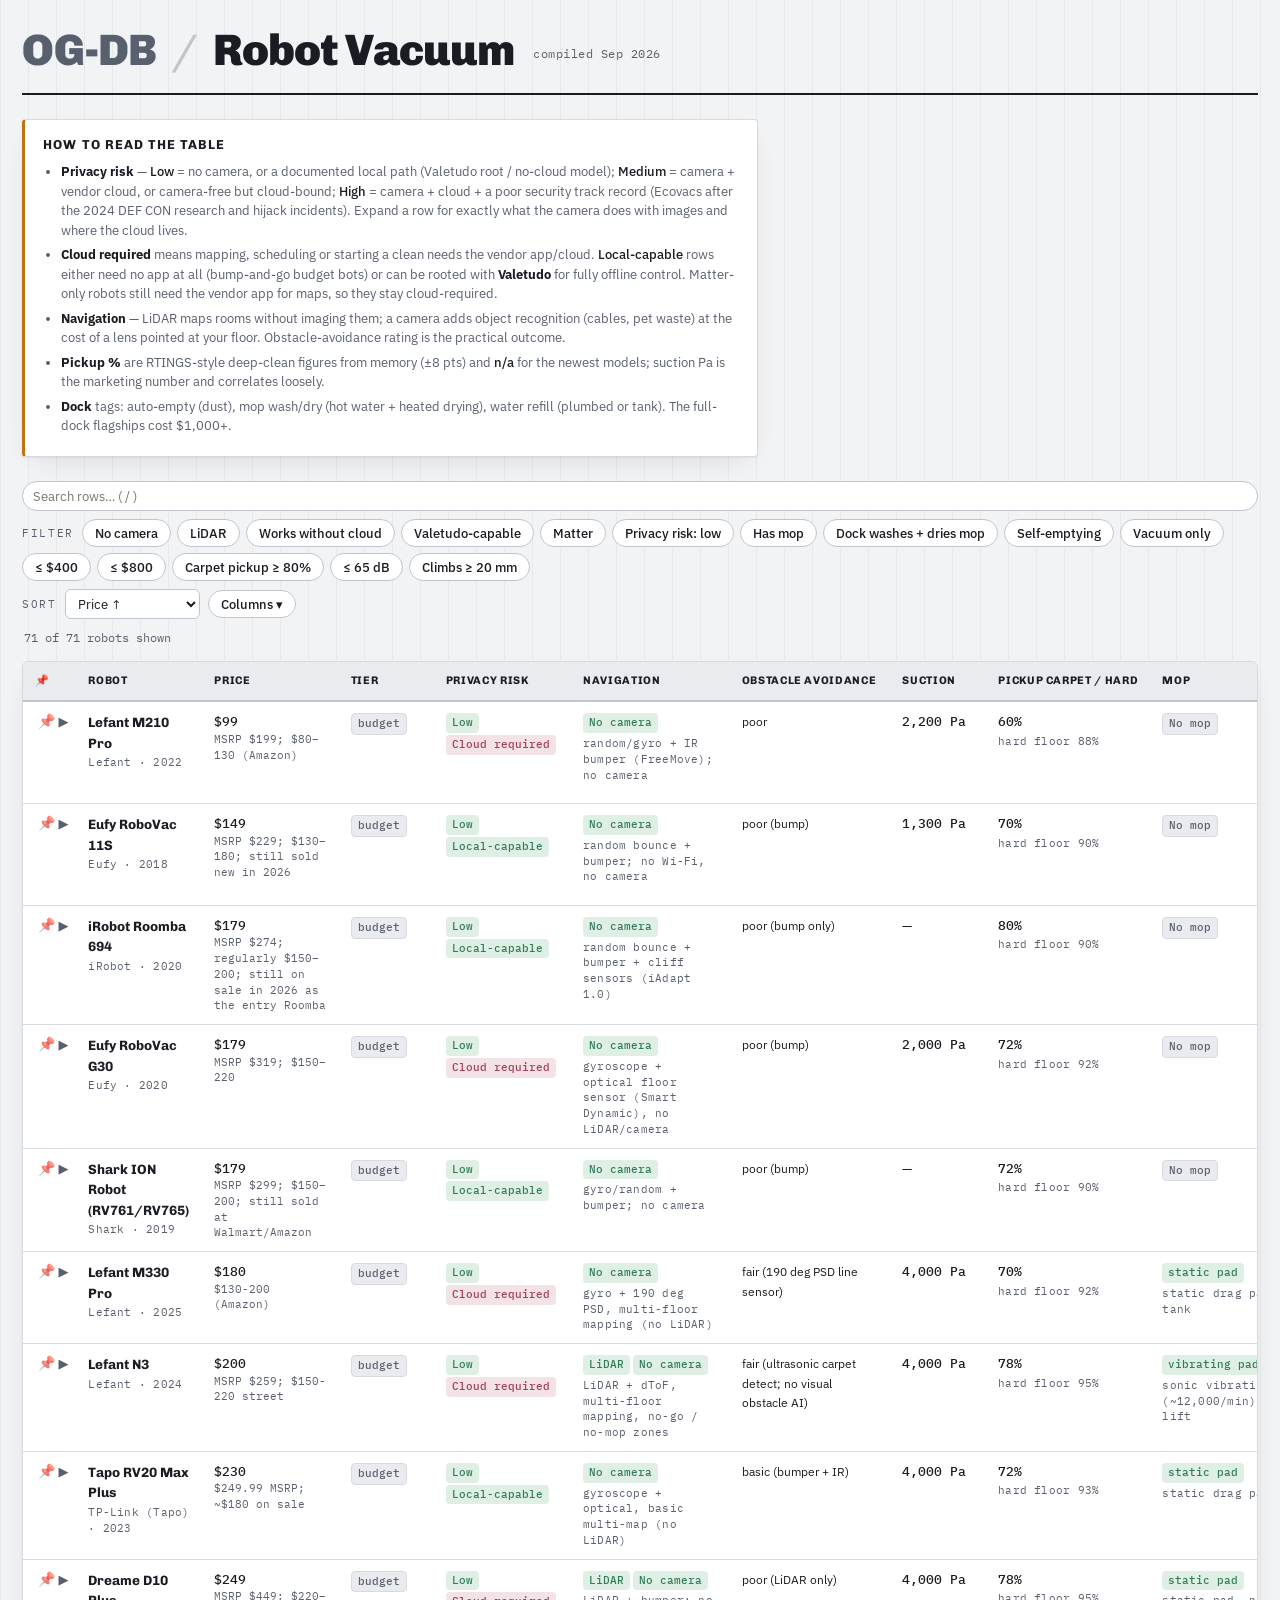
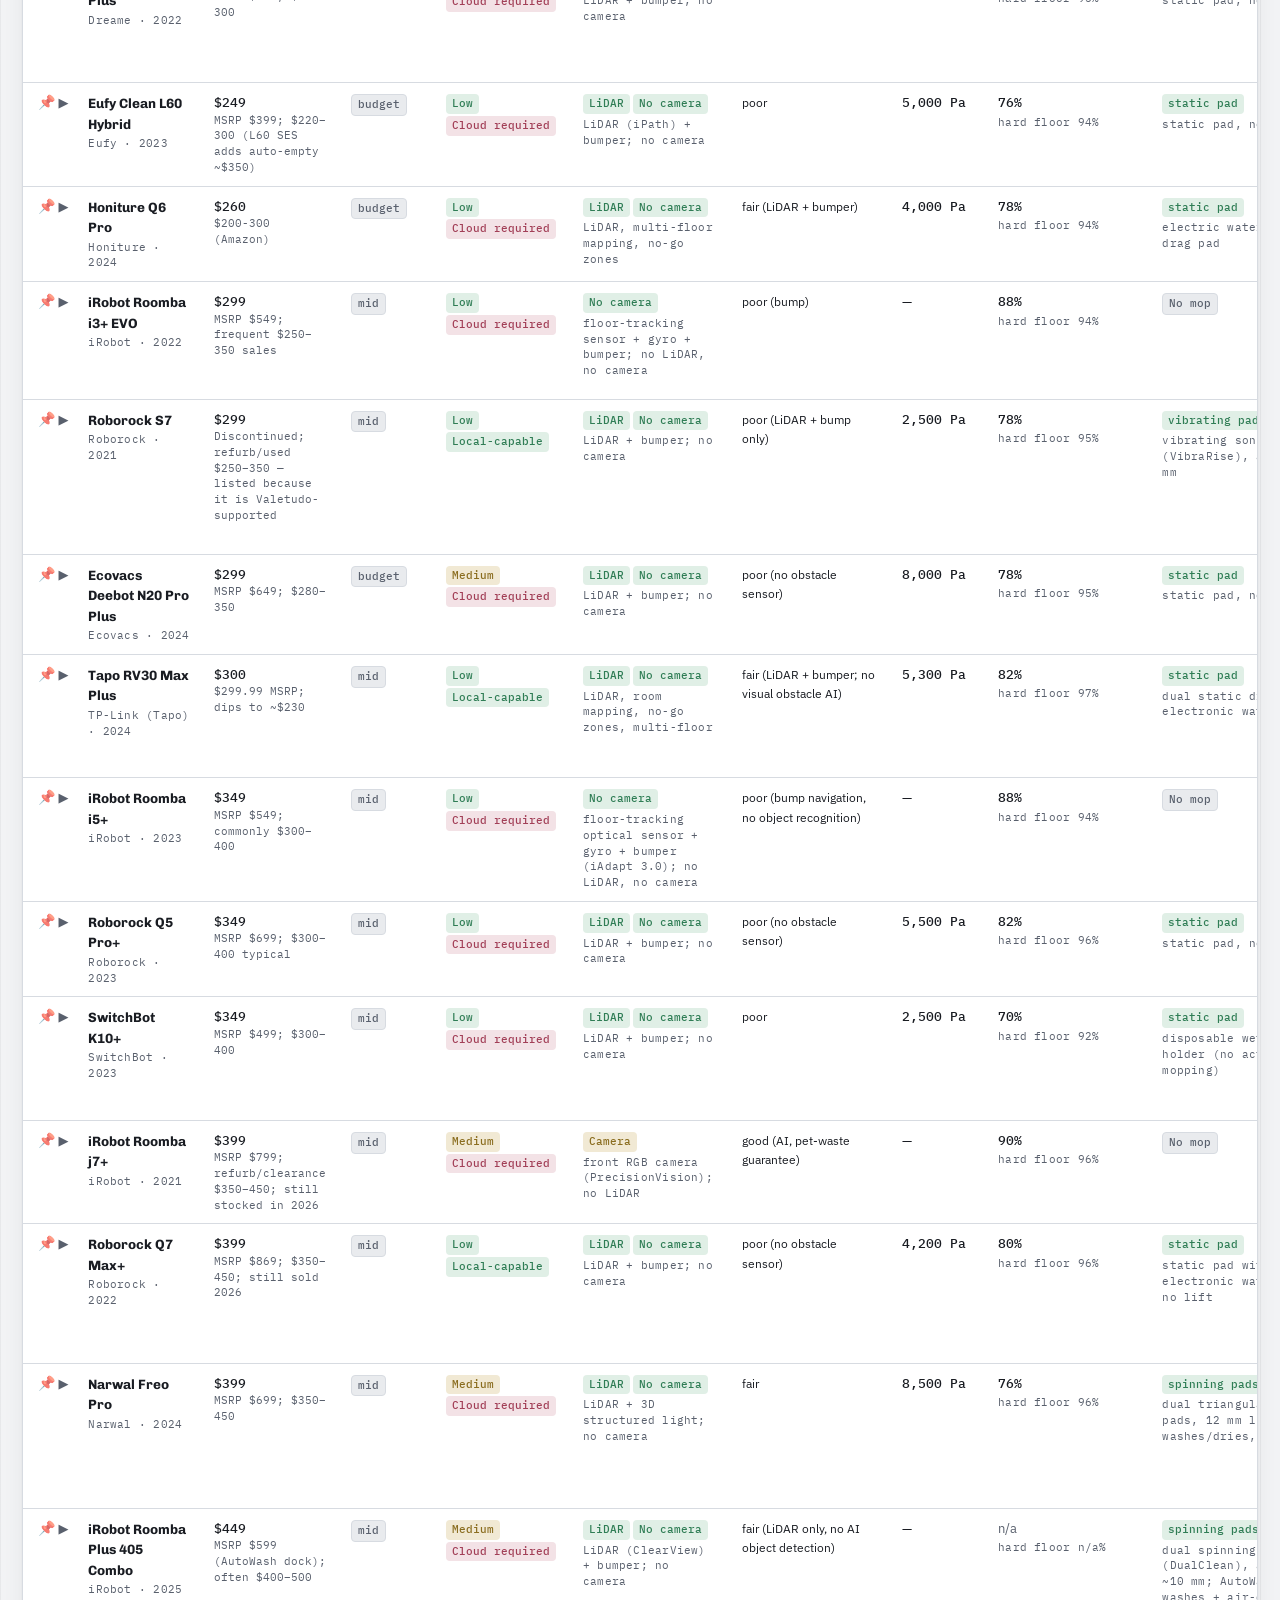
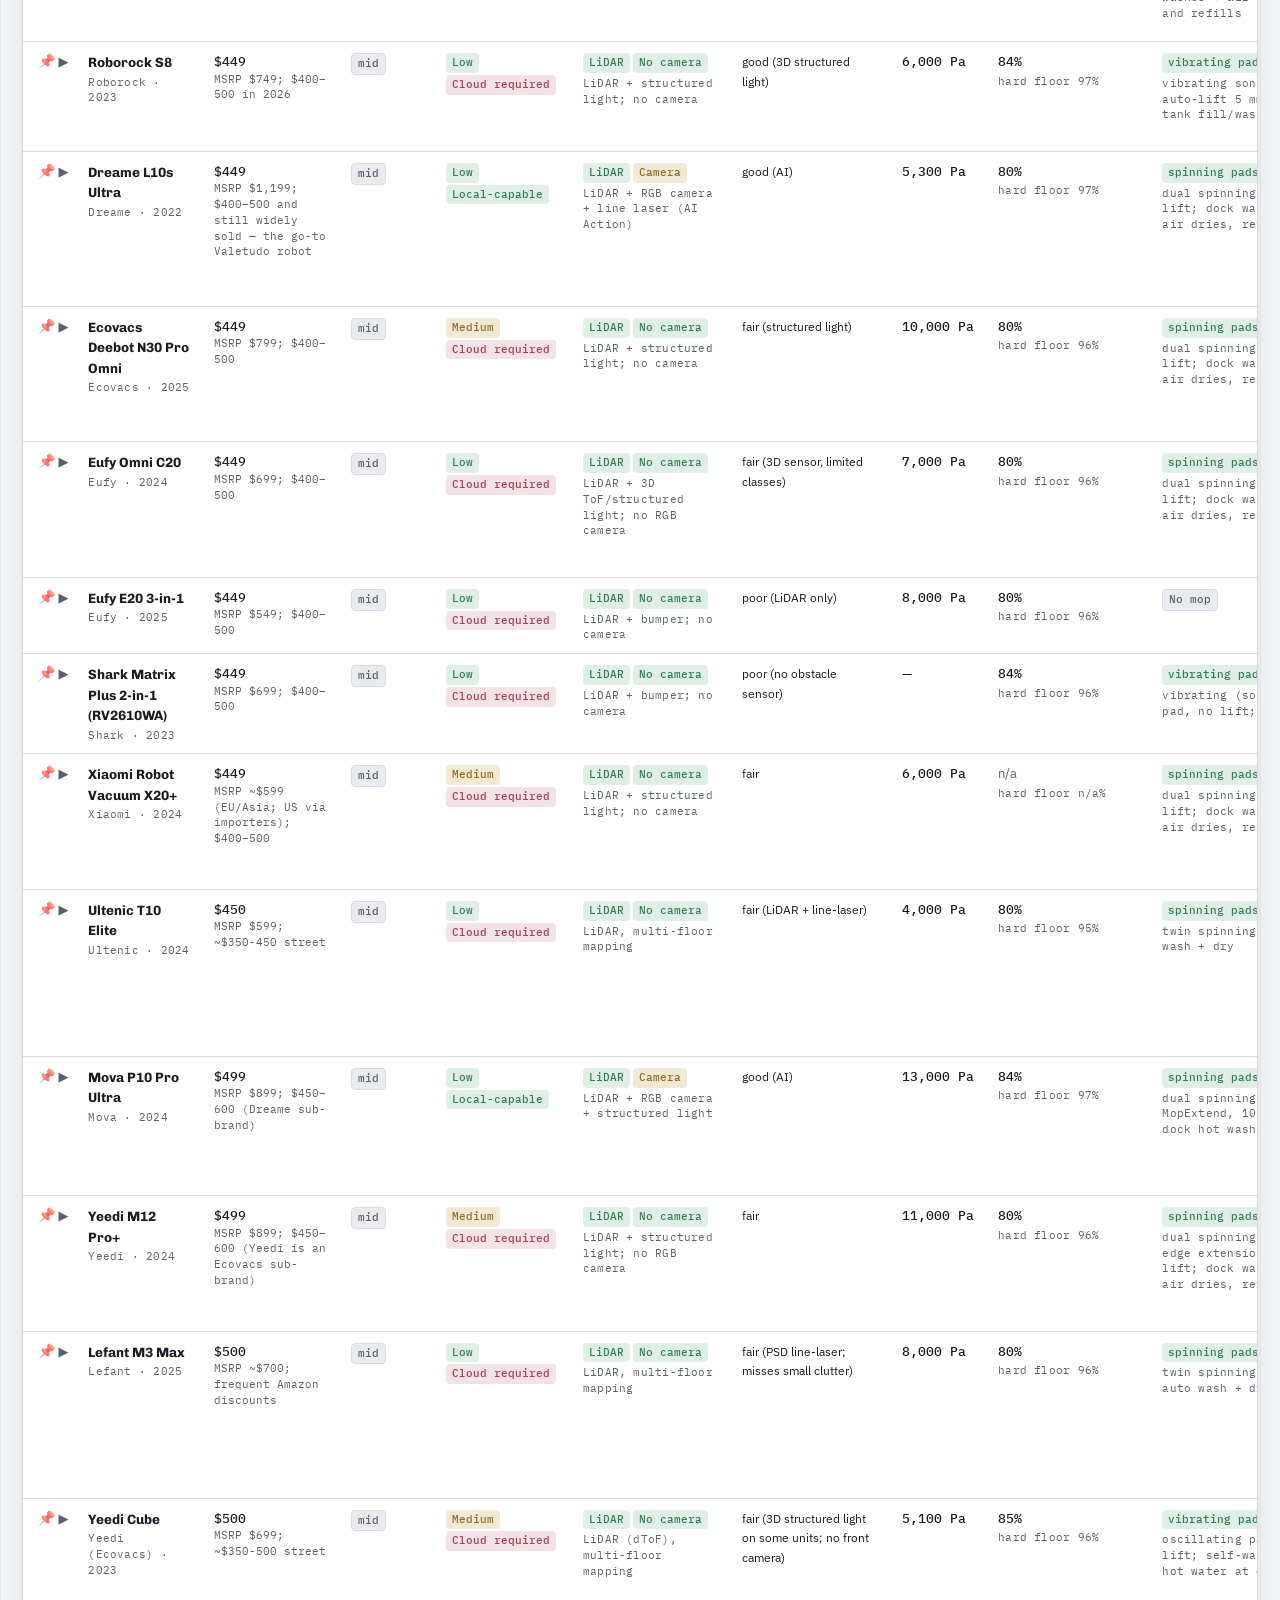
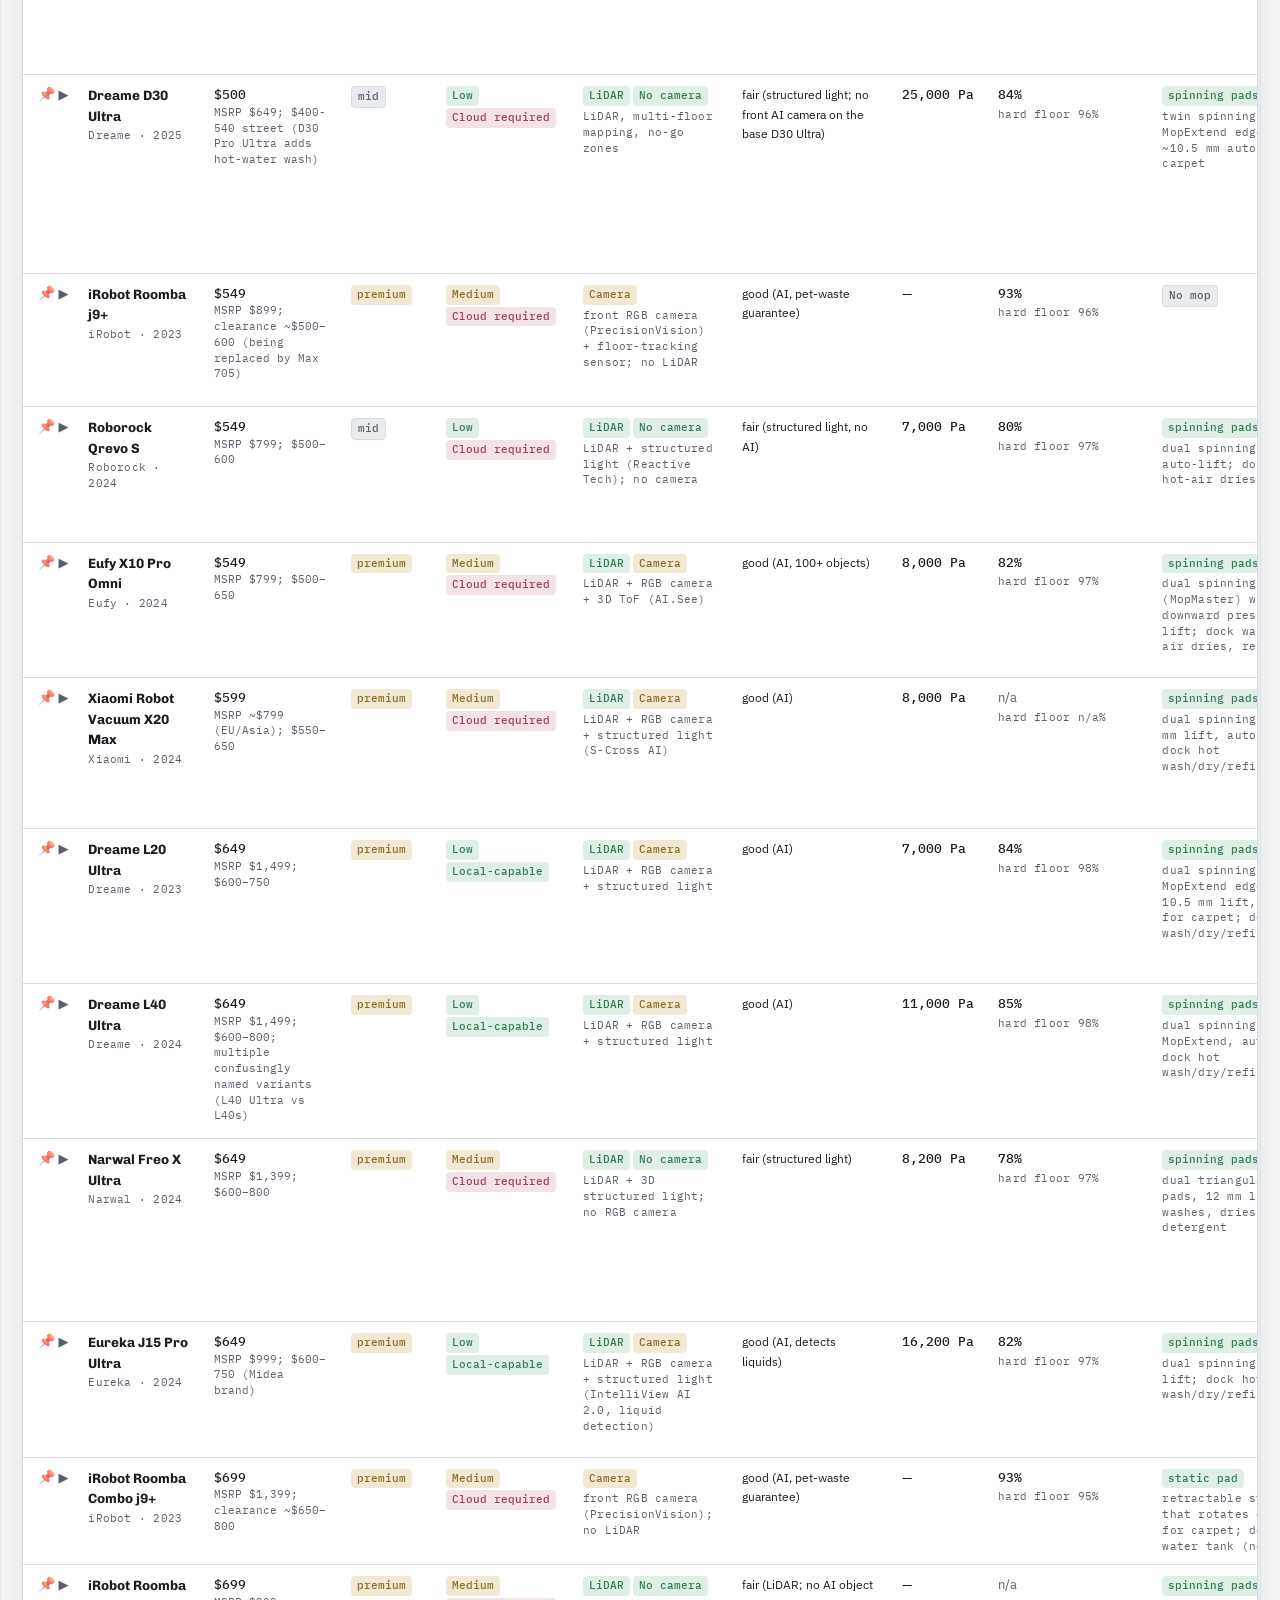
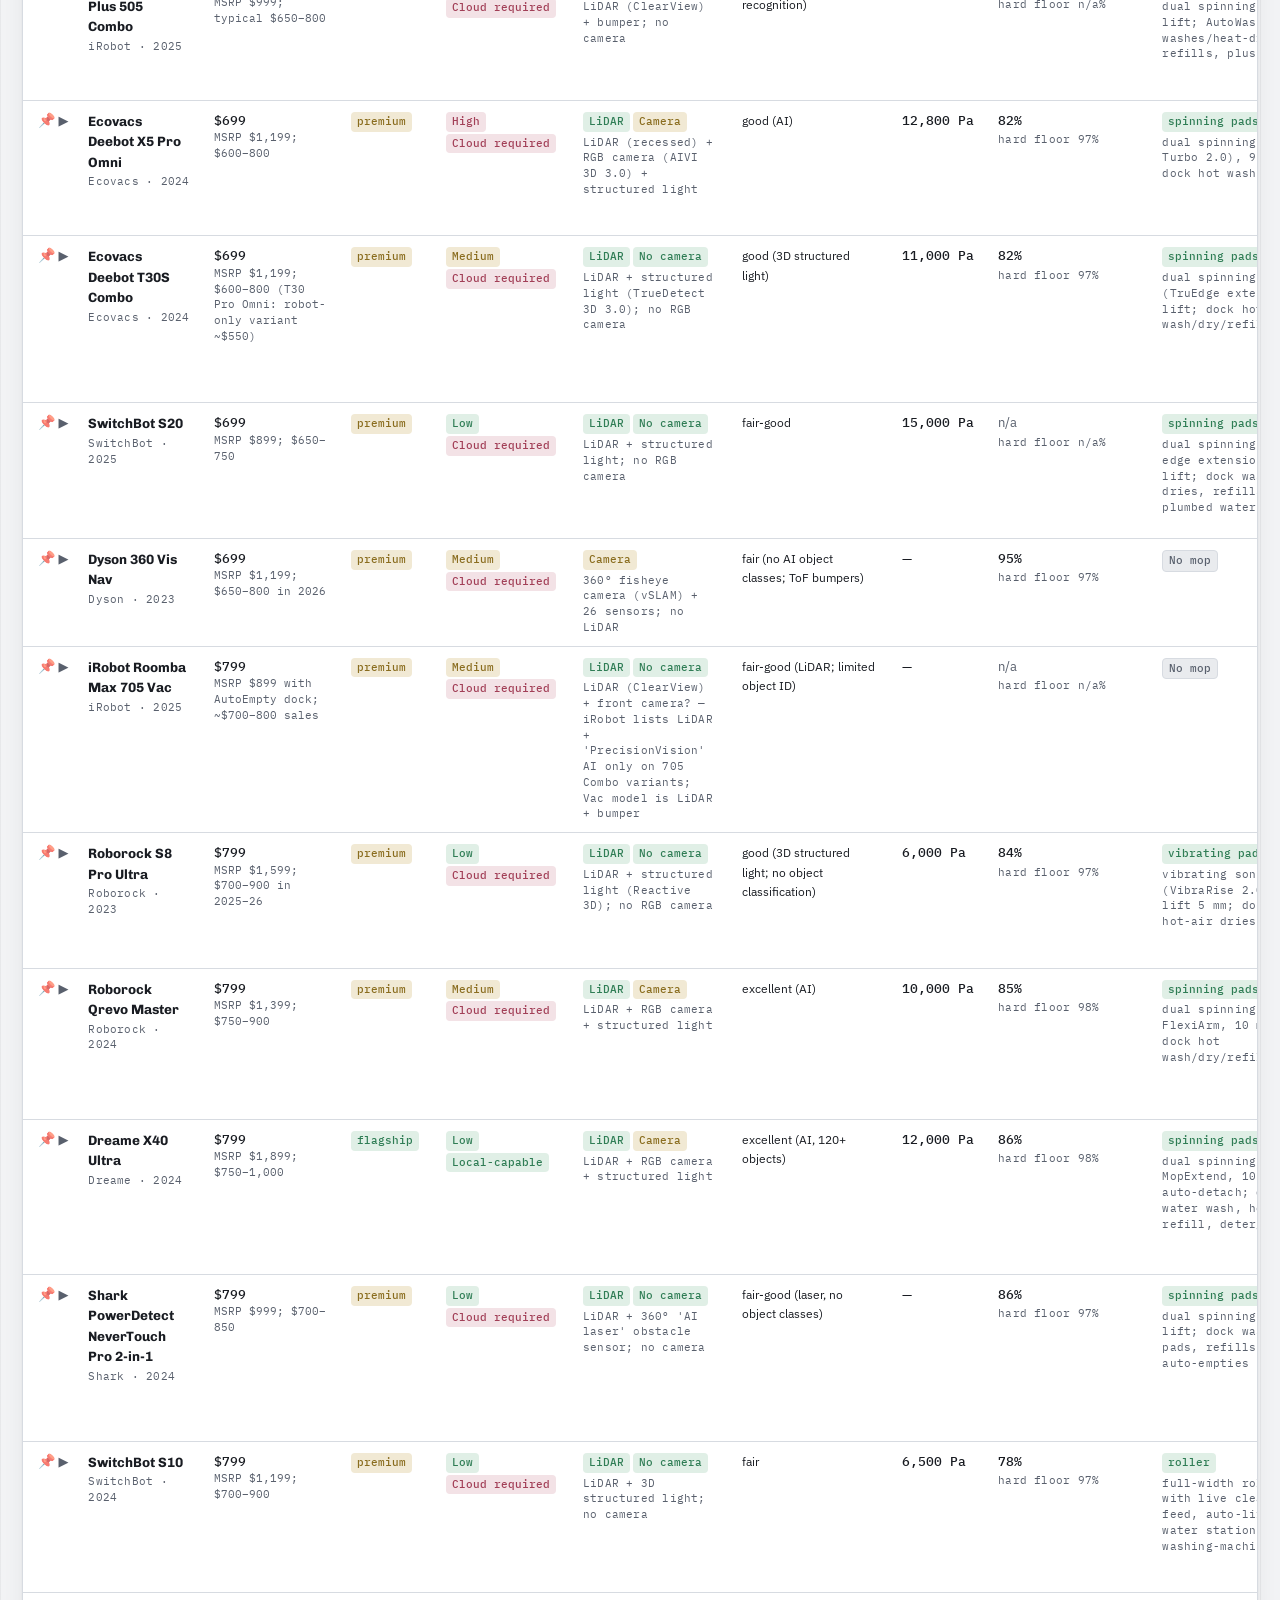
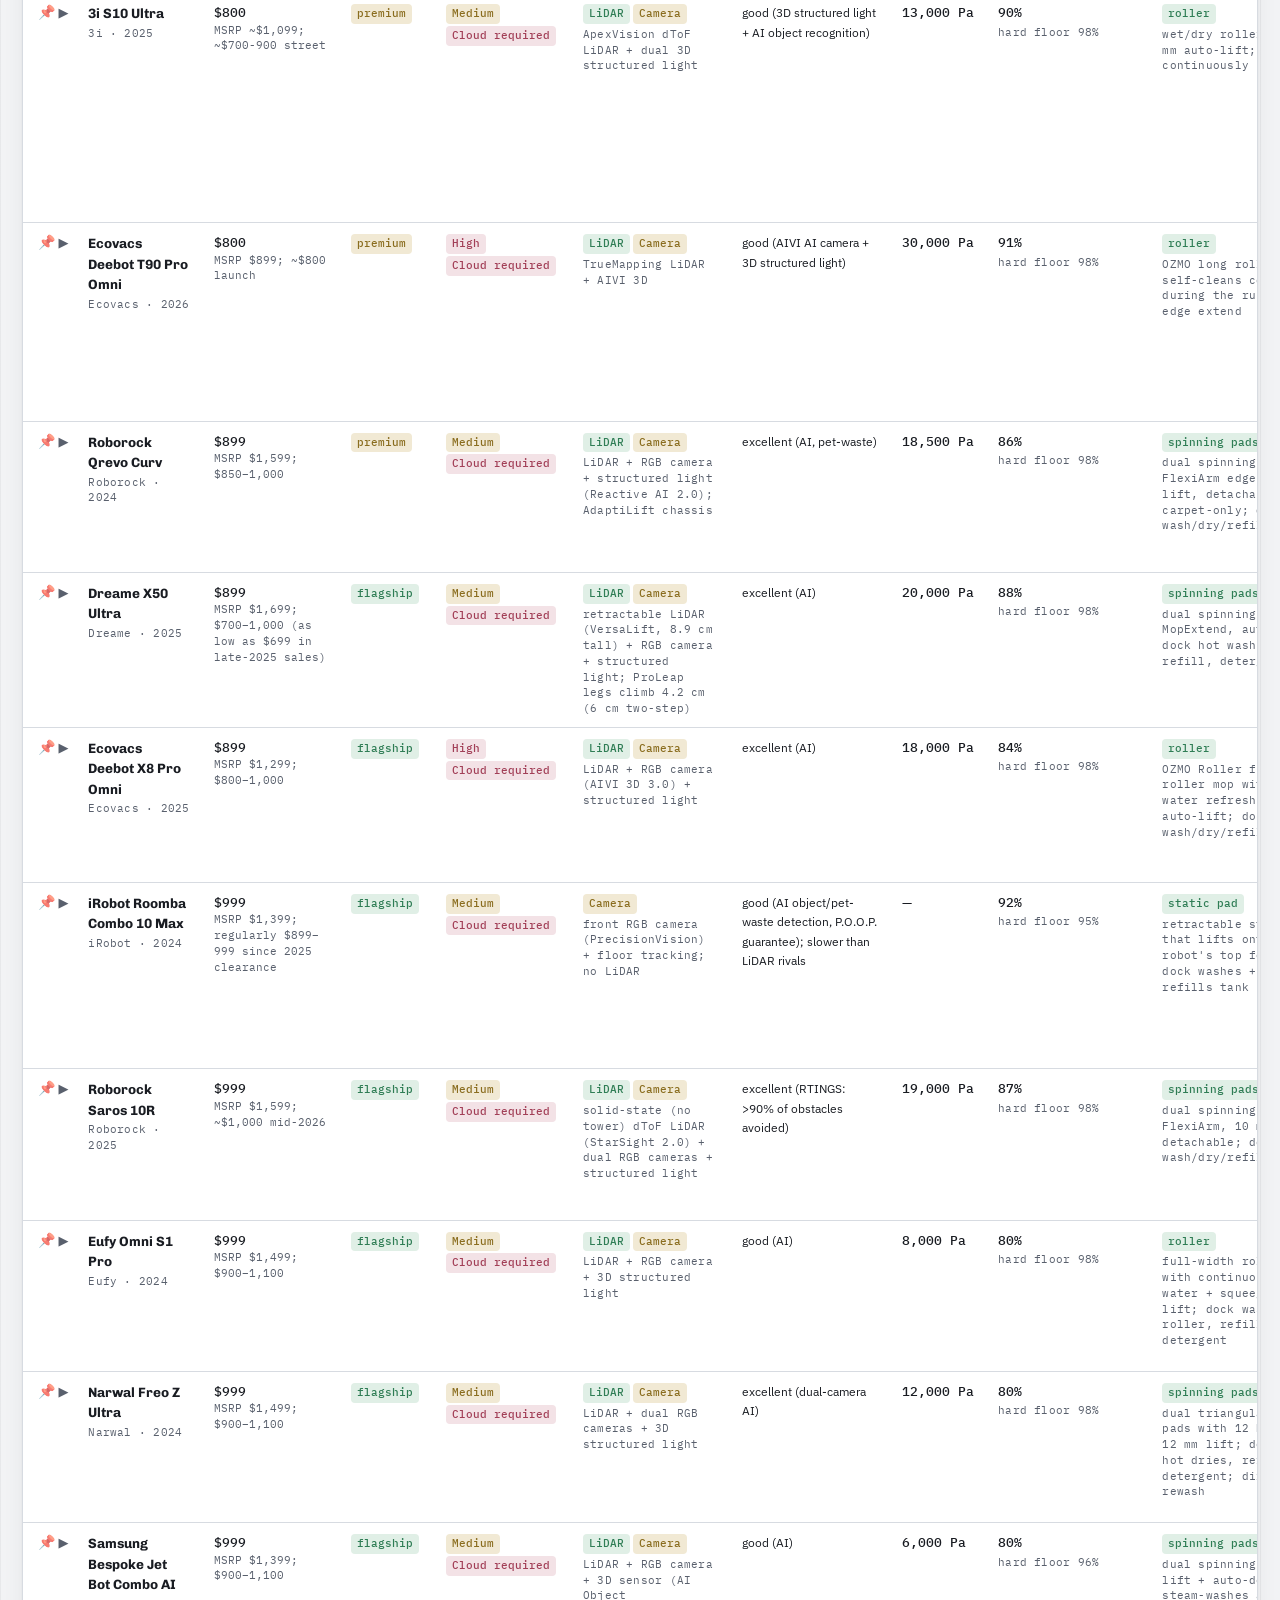
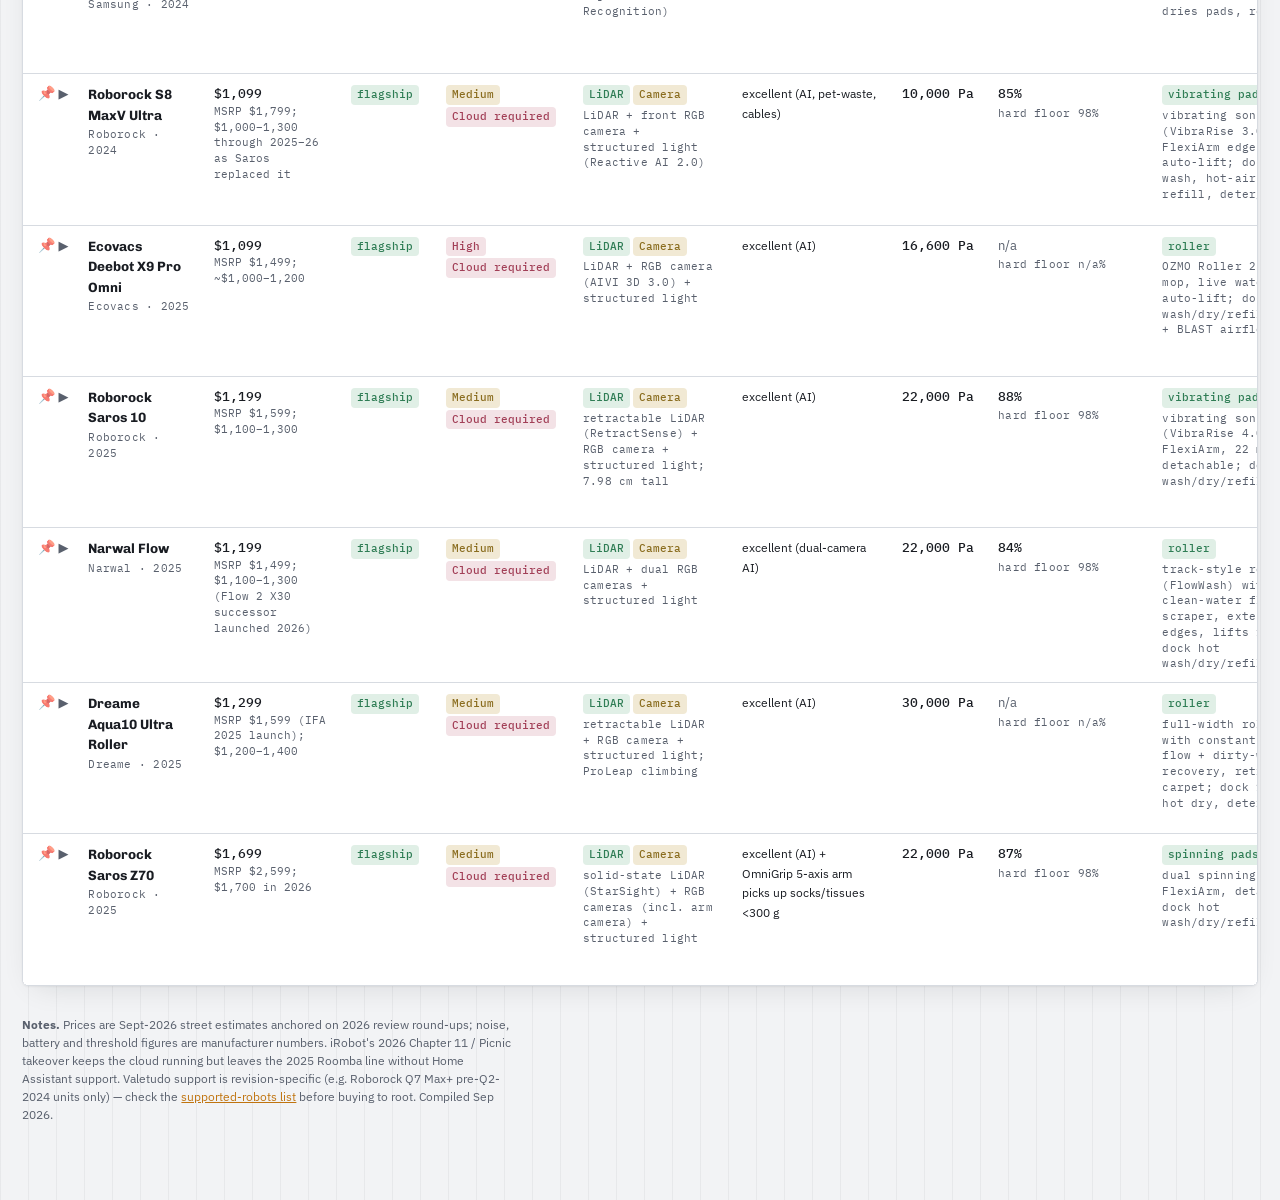
<file: vacuums/index.html>
<!doctype html>
<html lang="en">
<head>
<meta charset="utf-8">
<meta name="viewport" content="width=device-width, initial-scale=1">
<title>Robot Vacuum</title>
<meta name="description" content="Robot vacuums compared on cleaning ability, mop and dock features, LiDAR vs camera navigation, cloud dependence and privacy risk, local control (Valetudo / Matter / Home Assistant), and price.">
<link rel="preconnect" href="https://fonts.googleapis.com">
<link rel="preconnect" href="https://fonts.gstatic.com" crossorigin>
<link rel="stylesheet" href="https://fonts.googleapis.com/css2?family=Chivo:wght@400;700;900&family=IBM+Plex+Sans:wght@400;500;600&family=IBM+Plex+Mono:wght@400;500;600&display=swap">
<style>
body{margin:0;font:14px/1.5 system-ui,-apple-system,Segoe UI,Roboto,sans-serif}img{max-width:100%}[hidden]{display:none!important}
:root{
  --bg:#f2f3f5;--surface:#fff;--surface-2:#e9ebee;--ink:#191c22;--ink-soft:#59606d;
  --line:#d7dbe1;--line-strong:#bfc5cd;--accent:#c0740f;--accent-ink:#8a5300;--accent-wash:#f6ecdd;
  --yes:#2f7d55;--yes-bg:#e0efe6;--no:#a23f57;--no-bg:#f3e2e6;--partial:#8a6d1f;--partial-bg:#f1e9d4;
  --shadow:0 1px 2px rgba(20,22,27,.05),0 10px 30px -14px rgba(20,22,27,.16);
  --grid:rgba(25,28,34,.05);
}
@media (prefers-color-scheme:dark){:root:not([data-theme="light"]){
  --bg:#0e1014;--surface:#171a20;--surface-2:#1f232b;--ink:#e9ebef;--ink-soft:#98a0ae;
  --line:#2a2f38;--line-strong:#3a414d;--accent:#e8a33d;--accent-ink:#f0b968;--accent-wash:#2c2113;
  --yes:#6fc394;--yes-bg:#183328;--no:#e08aa0;--no-bg:#3a2029;--partial:#d9b968;--partial-bg:#332c15;
  --shadow:0 1px 2px rgba(0,0,0,.4),0 16px 40px -18px rgba(0,0,0,.6);--grid:rgba(255,255,255,.045);
}}
:root[data-theme="dark"]{
  --bg:#0e1014;--surface:#171a20;--surface-2:#1f232b;--ink:#e9ebef;--ink-soft:#98a0ae;
  --line:#2a2f38;--line-strong:#3a414d;--accent:#e8a33d;--accent-ink:#f0b968;--accent-wash:#2c2113;
  --yes:#6fc394;--yes-bg:#183328;--no:#e08aa0;--no-bg:#3a2029;--partial:#d9b968;--partial-bg:#332c15;
  --shadow:0 1px 2px rgba(0,0,0,.4),0 16px 40px -18px rgba(0,0,0,.6);--grid:rgba(255,255,255,.045);
}
*{box-sizing:border-box}
body{
  margin:0;color:var(--ink);
  background:linear-gradient(90deg,var(--grid) 1px,transparent 1px) 0 0/28px 100%,var(--bg);
  font-family:"IBM Plex Sans",system-ui,-apple-system,Segoe UI,Roboto,sans-serif;line-height:1.5;
}
.wrap{max-width:min(2600px,99vw);margin:0 auto;padding:clamp(16px,2.5vw,28px) clamp(8px,1.5vw,16px) 64px}

header.masthead{border-bottom:2px solid var(--ink);padding-bottom:20px;margin-bottom:24px}
h1{font-family:"Chivo",sans-serif;font-weight:900;font-size:clamp(26px,4.6vw,44px);
  line-height:1.02;margin:0;letter-spacing:-.02em;text-wrap:balance}
h1 .crumb{color:var(--ink-soft);text-decoration:none}
h1 .crumb:hover,h1 .crumb:focus-visible{color:var(--accent)}
h1 .sep{color:var(--line-strong);margin:0 .35em;font-weight:400}
.compiled{font-family:"IBM Plex Mono",monospace;font-size:12px;letter-spacing:.04em;
  color:var(--ink-soft);font-weight:400;white-space:nowrap;margin-left:12px;vertical-align:middle}

.primer{background:var(--surface);border:1px solid var(--line);border-left:3px solid var(--accent);
  border-radius:4px;padding:15px 18px;margin:20px 0 24px;box-shadow:var(--shadow);max-width:92ch}
.primer h2{font-family:"Chivo",sans-serif;font-weight:700;font-size:13px;margin:0 0 8px;
  text-transform:uppercase;letter-spacing:.08em}
.primer ul{margin:0;padding-left:18px;font-size:13px;color:var(--ink-soft)}
.primer li{margin:5px 0}
.primer strong{color:var(--ink)}
.primer em{color:var(--ink);font-style:normal;font-weight:500}

.controls{display:flex;flex-wrap:wrap;gap:8px;align-items:center;margin-bottom:8px}
.controls .grp{display:flex;flex-wrap:wrap;gap:6px;align-items:center}
.glabel{font-family:"IBM Plex Mono",monospace;font-size:11px;letter-spacing:.14em;
  text-transform:uppercase;color:var(--ink-soft);margin-right:2px}
button.chip{font-family:"IBM Plex Sans",sans-serif;font-size:12.5px;font-weight:500;color:var(--ink);
  background:var(--surface);border:1px solid var(--line-strong);border-radius:999px;padding:5px 12px;cursor:pointer;transition:.12s}
button.chip:hover{border-color:var(--accent)}
button.chip[aria-pressed="true"]{background:var(--accent);border-color:var(--accent);color:#1a1d23}
button.chip:focus-visible,select:focus-visible,tr.row:focus-visible{outline:2px solid var(--accent);outline-offset:2px}
select{font-family:"IBM Plex Sans",sans-serif;font-size:12.5px;padding:5px 8px;background:var(--surface);
  color:var(--ink);border:1px solid var(--line-strong);border-radius:6px}
.count{font-family:"IBM Plex Mono",monospace;font-size:12px;color:var(--ink-soft);margin:10px 2px 14px}

.colwrap{position:relative}
.colpanel{position:absolute;top:calc(100% + 6px);right:0;z-index:20;background:var(--surface);
  border:1px solid var(--line-strong);border-radius:8px;box-shadow:var(--shadow);padding:12px 14px;
  width:260px;max-height:70vh;overflow:auto;display:flex;flex-direction:column;gap:7px}
.colpanel .colhead{margin:0 0 2px;font-family:"IBM Plex Mono",monospace;font-size:10.5px;
  letter-spacing:.14em;text-transform:uppercase;color:var(--ink-soft)}
.colpanel label{display:flex;align-items:center;gap:8px;font-size:12.5px;cursor:pointer}
.colpanel input{accent-color:var(--accent)}
.colactions{display:flex;gap:8px;margin-top:6px;border-top:1px solid var(--line);padding-top:9px}
.colactions button{font-family:"IBM Plex Sans",sans-serif;font-size:11.5px;font-weight:500;cursor:pointer;
  background:var(--surface-2);color:var(--ink);border:1px solid var(--line-strong);border-radius:6px;padding:4px 10px}
.colactions button:hover{border-color:var(--accent)}

.tablewrap{overflow-x:auto;border:1px solid var(--line);border-radius:6px;box-shadow:var(--shadow)}
table{border-collapse:collapse;width:100%;background:var(--surface)}
thead th{position:sticky;top:0;z-index:2;background:var(--surface-2);font-family:"Chivo",sans-serif;
  font-weight:700;font-size:11px;letter-spacing:.06em;text-transform:uppercase;text-align:left;
  padding:11px 12px;color:var(--ink);border-bottom:2px solid var(--line-strong);white-space:nowrap}
thead th.sortable{cursor:pointer;user-select:none}
thead th.sortable:hover{color:var(--accent)}
thead th.sortable:focus-visible{outline:2px solid var(--accent);outline-offset:-2px}
thead th[aria-sort="ascending"],thead th[aria-sort="descending"]{color:var(--accent);background:var(--accent-wash)}
thead th .arrow{color:var(--accent);font-size:10px}
tbody tr.row{border-top:1px solid var(--line);cursor:pointer}
tbody tr.row:hover{background:var(--surface-2)}
td{padding:10px 12px;font-size:13px;vertical-align:top}
.name{font-family:"Chivo",sans-serif;font-weight:700;font-size:13.5px}
.sub{display:block;font-family:"IBM Plex Mono",monospace;font-size:10.5px;color:var(--ink-soft);
  font-weight:400;margin-top:2px;letter-spacing:.02em}
.price{font-family:"IBM Plex Mono",monospace;font-variant-numeric:tabular-nums;font-weight:500;white-space:nowrap}
.price small{display:block;color:var(--ink-soft);font-weight:400;font-size:10.5px;white-space:normal;max-width:22ch}
.tag{display:inline-block;font-family:"IBM Plex Mono",monospace;font-size:10.5px;font-weight:500;
  padding:2px 6px;border-radius:4px;margin:1px 3px 1px 0;white-space:nowrap}
.t-yes{background:var(--yes-bg);color:var(--yes)}
.t-no{background:var(--no-bg);color:var(--no)}
.t-part{background:var(--partial-bg);color:var(--partial)}
.t-neutral{background:var(--surface-2);color:var(--ink-soft);border:1px solid var(--line)}
a.srclink{font-family:"IBM Plex Mono",monospace;font-size:11.5px;color:var(--accent);text-decoration:none;white-space:nowrap}
a.srclink:hover,a.srclink:focus-visible{text-decoration:underline}

.expand{background:var(--bg)}
.expand td{padding:0}
.expand .inner{padding:16px 18px 20px;display:grid;grid-template-columns:repeat(auto-fit,minmax(230px,1fr));gap:14px 26px}
.expand h4{font-family:"IBM Plex Mono",monospace;font-size:10.5px;letter-spacing:.14em;text-transform:uppercase;color:var(--accent);margin:0 0 4px}
.expand p{margin:0;font-size:12.5px;color:var(--ink-soft)}
.expand p strong{color:var(--ink);font-weight:600}
dl.kv{margin:0;display:grid;grid-template-columns:max-content 1fr;gap:6px 16px;font-size:12.5px;color:var(--ink-soft);max-width:120ch}
dl.kv dt{font-family:"IBM Plex Mono",monospace;font-size:10.5px;letter-spacing:.1em;text-transform:uppercase;color:var(--ink);padding-top:1px}
dl.kv dd{margin:0}
.chev{display:inline-block;width:14px;color:var(--ink-soft);transition:transform .15s}
tr.row[aria-expanded="true"] .chev{transform:rotate(90deg);color:var(--accent)}
td.lead{white-space:nowrap;padding-right:4px}
.pin{border:0;background:none;cursor:pointer;font-size:14px;line-height:1;padding:2px 3px;
  opacity:.7;filter:none;transition:opacity .12s,transform .12s}
tr.row:hover .pin,.pin:focus-visible{opacity:1;transform:scale(1.15)}
.pin.on{filter:none}
.pin:focus-visible{outline:2px solid var(--accent);outline-offset:1px}
tr.row.pinned{background:var(--accent-wash)}
tr.row.pinned td:first-child{box-shadow:inset 3px 0 0 var(--accent)}
tr.row.pinned:hover{background:var(--accent-wash)}
.pincount{color:var(--accent-ink);font-weight:600}
.clearpins{border:0;background:none;color:var(--accent);font:inherit;font-size:11px;cursor:pointer;text-decoration:underline;padding:0 2px}

footer{margin-top:30px;font-size:12px;color:var(--ink-soft);max-width:70ch}
footer a{color:var(--accent)}
@media (prefers-reduced-motion:reduce){*{transition:none!important}}

.searchwrap{flex:1 1 220px;min-width:180px}
.rowsearch{width:100%;font-family:"IBM Plex Sans",sans-serif;font-size:12.5px;padding:6px 10px;background:var(--surface);color:var(--ink);border:1px solid var(--line-strong);border-radius:999px;outline:0}
.rowsearch:focus{border-color:var(--accent);box-shadow:0 0 0 3px var(--accent-wash)}
.rowsearch::-webkit-search-cancel-button{-webkit-appearance:none}

</style>
</head>
<body>
<div class="wrap">
  <header class="masthead">
    <h1><a class="crumb" href="../">OG-DB</a><span class="sep">/</span>Robot Vacuum <span class="compiled">compiled Sep 2026</span></h1>
  </header>
  <div class="primer"><h2>How to read the table</h2><ul><li><strong>Privacy risk</strong> &mdash; <em>Low</em> = no camera, or a documented local path (Valetudo root / no-cloud model); <em>Medium</em> = camera + vendor cloud, or camera-free but cloud-bound; <em>High</em> = camera + cloud + a poor security track record (Ecovacs after the 2024 DEF CON research and hijack incidents). Expand a row for exactly what the camera does with images and where the cloud lives.</li><li><strong>Cloud required</strong> means mapping, scheduling or starting a clean needs the vendor app/cloud. <em>Local-capable</em> rows either need no app at all (bump-and-go budget bots) or can be rooted with <strong>Valetudo</strong> for fully offline control. Matter-only robots still need the vendor app for maps, so they stay cloud-required.</li><li><strong>Navigation</strong> &mdash; LiDAR maps rooms without imaging them; a camera adds object recognition (cables, pet waste) at the cost of a lens pointed at your floor. Obstacle-avoidance rating is the practical outcome.</li><li><strong>Pickup %</strong> are RTINGS-style deep-clean figures from memory (&plusmn;8 pts) and <em>n/a</em> for the newest models; suction Pa is the marketing number and correlates loosely.</li><li><strong>Dock</strong> tags: auto-empty (dust), mop wash/dry (hot water + heated drying), water refill (plumbed or tank). The full-dock flagships cost $1,000+.</li></ul></div>
  <div class="controls">
    <div class="grp searchwrap"><input id="rowq" class="rowsearch" type="search" placeholder="Search rows… ( / )" autocomplete="off" aria-label="Search rows"></div>
    <div class="grp"><span class="glabel">Filter</span><span id="filters" style="display:contents"></span></div>
    <div class="grp"><span class="glabel">Sort</span><select id="sort"></select></div>
    <div class="grp colwrap">
      <button class="chip" id="colbtn" aria-expanded="false" aria-controls="colpanel">Columns ▾</button>
      <div class="colpanel" id="colpanel" hidden>
        <p class="colhead">Show columns</p>
        <div class="colactions"><button type="button" data-all="1">All</button><button type="button" data-all="0">Minimal</button></div>
      </div>
    </div>
  </div>
  <div class="count" id="count"></div>
  <div class="tablewrap"><table id="tbl"><thead><tr></tr></thead><tbody id="tbody"></tbody></table></div>
  <footer><p><strong>Notes.</strong> Prices are Sept-2026 street estimates anchored on 2026 review round-ups; noise, battery and threshold figures are manufacturer numbers. iRobot's 2026 Chapter 11 / Picnic takeover keeps the cloud running but leaves the 2025 Roomba line without Home Assistant support. Valetudo support is revision-specific (e.g. Roborock Q7 Max+ pre-Q2-2024 units only) &mdash; check the <a href="https://valetudo.cloud/pages/general/supported-robots.html">supported-robots list</a> before buying to root. Compiled Sep 2026.</p></footer>
</div>
<script>
const DATA=[{"name":"iRobot Roomba Combo 10 Max","brand":"iRobot","releaseYear":2024,"priceUSD":999,"priceNote":"MSRP $1,399; regularly $899–999 since 2025 clearance","tier":"flagship","suctionPa":null,"mop":"retractable static pad that lifts onto the robot's top for carpet; dock washes + dries pad, refills tank","mopType":"static pad","navigation":"front RGB camera (PrecisionVision) + floor tracking; no LiDAR","hasLidar":false,"hasCamera":true,"obstacleAvoidance":"good (AI object/pet-waste detection, P.O.O.P. guarantee); slower than LiDAR rivals","dock":"auto-empty + mop wash/dry + water refill","selfEmptying":true,"mopWashDry":true,"waterRefill":true,"carpetPickupPct":92,"hardFloorPickupPct":95,"hairTangleResist":"excellent (dual rubber rollers, no bristles)","climbThresholdMm":20,"batteryMinutes":120,"noiseDb":69,"appRequired":true,"cloudRequired":true,"localControl":"none (unofficial 'roombapy' local REST via HA, needs cloud-issued credentials)","matter":true,"homeAssistant":"official core 'iRobot Roomba' integration (local push after cloud-obtained password)","cameraPrivacy":"camera used only for navigation/obstacle ID on-device; no live view; image sharing for training is opt-in","privacyRisk":"medium","privacyNote":"2022 MIT Tech Review: images from j-series development units (incl. a person on a toilet) were leaked by Scale AI gig workers; iRobot says those were special dev units with consent. iRobot filed Chapter 11 in Dec 2025 and was taken over by its contract manufacturer Picnic (China) in 2026; iRobot says app/cloud continue unchanged. US cloud (AWS). Camera present; cloud required for maps/schedules; Matter added 2024.","voiceAssistant":"Alexa, Google, Siri Shortcuts","warrantyYears":1,"notes":"iRobot's last in-house flagship; slow, no LiDAR, mopping is weak for the price. Buy only heavily discounted.","source":{"url":"https://vacuumwars.com/roomba-combo-10-max-review/","label":"Vacuum Wars"}},{"name":"iRobot Roomba j9+","brand":"iRobot","releaseYear":2023,"priceUSD":549,"priceNote":"MSRP $899; clearance ~$500–600 (being replaced by Max 705)","tier":"premium","suctionPa":null,"mop":"none","mopType":"none","navigation":"front RGB camera (PrecisionVision) + floor-tracking sensor; no LiDAR","hasLidar":false,"hasCamera":true,"obstacleAvoidance":"good (AI, pet-waste guarantee)","dock":"auto-empty","selfEmptying":true,"mopWashDry":false,"waterRefill":false,"carpetPickupPct":93,"hardFloorPickupPct":96,"hairTangleResist":"excellent (dual rubber rollers)","climbThresholdMm":20,"batteryMinutes":100,"noiseDb":68,"appRequired":true,"cloudRequired":true,"localControl":"none official; HA local REST works after cloud password fetch","matter":false,"homeAssistant":"official core integration (local REST with cloud-issued credentials)","cameraPrivacy":"on-device object recognition; image upload only if user opts into 'help improve'","privacyRisk":"medium","privacyNote":"2022 MIT Tech Review: images from j-series development units (incl. a person on a toilet) were leaked by Scale AI gig workers; iRobot says those were special dev units with consent. iRobot filed Chapter 11 in Dec 2025 and was taken over by its contract manufacturer Picnic (China) in 2026; iRobot says app/cloud continue unchanged. US cloud (AWS). Camera present, cloud account mandatory.","voiceAssistant":"Alexa, Google, Siri Shortcuts","warrantyYears":1,"notes":"Strongest carpet deep-cleaner of the j-line (Dirt Detective). Same body as j7+ with more suction.","source":{"url":"https://www.rtings.com/robot-vacuum/reviews/irobot/roomba-j9-plus","label":"RTINGS"}},{"name":"iRobot Roomba j7+","brand":"iRobot","releaseYear":2021,"priceUSD":399,"priceNote":"MSRP $799; refurb/clearance $350–450; still stocked in 2026","tier":"mid","suctionPa":null,"mop":"none","mopType":"none","navigation":"front RGB camera (PrecisionVision); no LiDAR","hasLidar":false,"hasCamera":true,"obstacleAvoidance":"good (AI, pet-waste guarantee)","dock":"auto-empty","selfEmptying":true,"mopWashDry":false,"waterRefill":false,"carpetPickupPct":90,"hardFloorPickupPct":96,"hairTangleResist":"excellent (dual rubber rollers)","climbThresholdMm":20,"batteryMinutes":85,"noiseDb":68,"appRequired":true,"cloudRequired":true,"localControl":"none official; HA local REST after cloud password fetch","matter":false,"homeAssistant":"official core integration","cameraPrivacy":"same as j9+; this is the model family from the 2022 photo leak (dev units)","privacyRisk":"medium","privacyNote":"2022 MIT Tech Review: images from j-series development units (incl. a person on a toilet) were leaked by Scale AI gig workers; iRobot says those were special dev units with consent. iRobot filed Chapter 11 in Dec 2025 and was taken over by its contract manufacturer Picnic (China) in 2026; iRobot says app/cloud continue unchanged. US cloud (AWS). ","voiceAssistant":"Alexa, Google, Siri Shortcuts","warrantyYears":1,"notes":"Released 2021 but still sold; included as the leak-story model. Slow, thorough.","source":{"url":"https://www.rtings.com/robot-vacuum/reviews/irobot/roomba-j7-j7-plus","label":"RTINGS"}},{"name":"iRobot Roomba Combo j9+","brand":"iRobot","releaseYear":2023,"priceUSD":699,"priceNote":"MSRP $1,399; clearance ~$650–800","tier":"premium","suctionPa":null,"mop":"retractable static pad that rotates onto the top for carpet; dock refills water tank (no pad wash)","mopType":"static pad","navigation":"front RGB camera (PrecisionVision); no LiDAR","hasLidar":false,"hasCamera":true,"obstacleAvoidance":"good (AI, pet-waste guarantee)","dock":"auto-empty + water refill","selfEmptying":true,"mopWashDry":false,"waterRefill":true,"carpetPickupPct":93,"hardFloorPickupPct":95,"hairTangleResist":"excellent (dual rubber rollers)","climbThresholdMm":20,"batteryMinutes":100,"noiseDb":68,"appRequired":true,"cloudRequired":true,"localControl":"none official; HA local REST after cloud password fetch","matter":false,"homeAssistant":"official core integration","cameraPrivacy":"same as j9+","privacyRisk":"medium","privacyNote":"2022 MIT Tech Review: images from j-series development units (incl. a person on a toilet) were leaked by Scale AI gig workers; iRobot says those were special dev units with consent. iRobot filed Chapter 11 in Dec 2025 and was taken over by its contract manufacturer Picnic (China) in 2026; iRobot says app/cloud continue unchanged. US cloud (AWS). ","voiceAssistant":"Alexa, Google, Siri Shortcuts","warrantyYears":1,"notes":"Great vacuum, mediocre mop; the retractable pad is the only 'never wets carpet' design.","source":{"url":"https://vacuumwars.com/irobot-roomba-combo-j9-review/","label":"Vacuum Wars"}},{"name":"iRobot Roomba i5+","brand":"iRobot","releaseYear":2023,"priceUSD":349,"priceNote":"MSRP $549; commonly $300–400","tier":"mid","suctionPa":null,"mop":"none","mopType":"none","navigation":"floor-tracking optical sensor + gyro + bumper (iAdapt 3.0); no LiDAR, no camera","hasLidar":false,"hasCamera":false,"obstacleAvoidance":"poor (bump navigation, no object recognition)","dock":"auto-empty","selfEmptying":true,"mopWashDry":false,"waterRefill":false,"carpetPickupPct":88,"hardFloorPickupPct":94,"hairTangleResist":"excellent (dual rubber rollers)","climbThresholdMm":20,"batteryMinutes":75,"noiseDb":67,"appRequired":false,"cloudRequired":true,"localControl":"none official; Clean button works offline; HA local REST after cloud password fetch","matter":false,"homeAssistant":"official core integration","cameraPrivacy":"no camera","privacyRisk":"low","privacyNote":"No camera or mic. Cloud account needed for app/schedules/maps; iRobot filed Chapter 11 in Dec 2025 and was taken over by its contract manufacturer Picnic (China) in 2026; iRobot says app/cloud continue unchanged. US cloud (AWS).","voiceAssistant":"Alexa, Google, Siri Shortcuts","warrantyYears":1,"notes":"Room-aware maps (unlike i3), grid pattern, slow. Good carpet cleaner for the money.","source":{"url":"https://www.rtings.com/robot-vacuum/reviews/irobot/roomba-i5-plus","label":"RTINGS"}},{"name":"iRobot Roomba i3+ EVO","brand":"iRobot","releaseYear":2022,"priceUSD":299,"priceNote":"MSRP $549; frequent $250–350 sales","tier":"mid","suctionPa":null,"mop":"none","mopType":"none","navigation":"floor-tracking sensor + gyro + bumper; no LiDAR, no camera","hasLidar":false,"hasCamera":false,"obstacleAvoidance":"poor (bump)","dock":"auto-empty","selfEmptying":true,"mopWashDry":false,"waterRefill":false,"carpetPickupPct":88,"hardFloorPickupPct":94,"hairTangleResist":"excellent (dual rubber rollers)","climbThresholdMm":20,"batteryMinutes":75,"noiseDb":67,"appRequired":false,"cloudRequired":true,"localControl":"none official; button start works offline; HA local REST after cloud password fetch","matter":false,"homeAssistant":"official core integration","cameraPrivacy":"no camera","privacyRisk":"low","privacyNote":"No camera/mic; cloud for app features. iRobot filed Chapter 11 in Dec 2025 and was taken over by its contract manufacturer Picnic (China) in 2026; iRobot says app/cloud continue unchanged. US cloud (AWS).","voiceAssistant":"Alexa, Google, Siri Shortcuts","warrantyYears":1,"notes":"Essentially the i5+ with older app naming; EVO firmware added smart maps.","source":{"url":"https://www.rtings.com/robot-vacuum/reviews/irobot/roomba-i3","label":"RTINGS"}},{"name":"iRobot Roomba 694","brand":"iRobot","releaseYear":2020,"priceUSD":179,"priceNote":"MSRP $274; regularly $150–200; still on sale in 2026 as the entry Roomba","tier":"budget","suctionPa":null,"mop":"none","mopType":"none","navigation":"random bounce + bumper + cliff sensors (iAdapt 1.0)","hasLidar":false,"hasCamera":false,"obstacleAvoidance":"poor (bump only)","dock":"none","selfEmptying":false,"mopWashDry":false,"waterRefill":false,"carpetPickupPct":80,"hardFloorPickupPct":90,"hairTangleResist":"poor (bristle roll + rubber roll)","climbThresholdMm":16,"batteryMinutes":90,"noiseDb":65,"appRequired":false,"cloudRequired":false,"localControl":"none official; fully usable via Clean button with no Wi-Fi; HA local REST if paired","matter":false,"homeAssistant":"official core integration","cameraPrivacy":"no camera","privacyRisk":"low","privacyNote":"No camera, no maps, works without ever connecting. Only app scheduling touches the cloud.","voiceAssistant":"Alexa, Google","warrantyYears":1,"notes":"Dumb but durable; no mapping, so it wanders.","source":{"url":"https://www.rtings.com/robot-vacuum/reviews/irobot/roomba-694","label":"RTINGS"}},{"name":"iRobot Roomba Plus 405 Combo","brand":"iRobot","releaseYear":2025,"priceUSD":449,"priceNote":"MSRP $599 (AutoWash dock); often $400–500","tier":"mid","suctionPa":null,"mop":"dual spinning pads (DualClean), auto-lift ~10 mm; AutoWash dock washes + air-dries pads and refills","mopType":"spinning pads","navigation":"LiDAR (ClearView) + bumper; no camera","hasLidar":true,"hasCamera":false,"obstacleAvoidance":"fair (LiDAR only, no AI object detection)","dock":"mop wash/dry + water refill (no auto-empty)","selfEmptying":false,"mopWashDry":true,"waterRefill":true,"carpetPickupPct":null,"hardFloorPickupPct":null,"hairTangleResist":"good (single rubber roller)","climbThresholdMm":20,"batteryMinutes":120,"noiseDb":66,"appRequired":true,"cloudRequired":true,"localControl":"none (new Roomba Home app has no local API; HA support pending)","matter":false,"homeAssistant":"not supported by the core integration as of 2026 (new Picnic-built platform)","cameraPrivacy":"no camera","privacyRisk":"medium","privacyNote":"No camera, but the 2025 line is built by Picnic on a new cloud-only app with no local access. iRobot filed Chapter 11 in Dec 2025 and was taken over by its contract manufacturer Picnic (China) in 2026; iRobot says app/cloud continue unchanged. US cloud (AWS).","voiceAssistant":"Alexa, Google, Siri","warrantyYears":1,"notes":"First LiDAR Roombas; essentially white-label Picnic hardware. Mop pads lift only ~1 cm.","source":{"url":"https://www.irobot.com/en_US/roomba-plus-405-combo-robot-vacuum-and-mop-with-autowash-dock/P405.html","label":"iRobot"}},{"name":"iRobot Roomba Plus 505 Combo","brand":"iRobot","releaseYear":2025,"priceUSD":699,"priceNote":"MSRP $999; typical $650–800","tier":"premium","suctionPa":null,"mop":"dual spinning pads, auto-lift; AutoWash dock washes/heat-dries pads, refills, plus auto-empty","mopType":"spinning pads","navigation":"LiDAR (ClearView) + bumper; no camera","hasLidar":true,"hasCamera":false,"obstacleAvoidance":"fair (LiDAR; no AI object recognition)","dock":"auto-empty + mop wash/dry + water refill","selfEmptying":true,"mopWashDry":true,"waterRefill":true,"carpetPickupPct":null,"hardFloorPickupPct":null,"hairTangleResist":"good (rubber roller)","climbThresholdMm":20,"batteryMinutes":120,"noiseDb":66,"appRequired":true,"cloudRequired":true,"localControl":"none","matter":false,"homeAssistant":"not supported by core integration (new platform)","cameraPrivacy":"no camera","privacyRisk":"medium","privacyNote":"No camera; cloud-only new app; company ownership changed 2026. iRobot filed Chapter 11 in Dec 2025 and was taken over by its contract manufacturer Picnic (China) in 2026; iRobot says app/cloud continue unchanged. US cloud (AWS).","voiceAssistant":"Alexa, Google, Siri","warrantyYears":1,"notes":"The Combo 10 Max replacement in practice; cheaper and faster.","source":{"url":"https://www.irobot.com/en_US/roomba-plus-505-combo-robot-vacuum-and-mop-with-autowash-dock/P505.html","label":"iRobot"}},{"name":"iRobot Roomba Max 705 Vac","brand":"iRobot","releaseYear":2025,"priceUSD":799,"priceNote":"MSRP $899 with AutoEmpty dock; ~$700–800 sales","tier":"premium","suctionPa":null,"mop":"none","mopType":"none","navigation":"LiDAR (ClearView) + front camera? — iRobot lists LiDAR + 'PrecisionVision' AI only on 705 Combo variants; Vac model is LiDAR + bumper","hasLidar":true,"hasCamera":false,"obstacleAvoidance":"fair-good (LiDAR; limited object ID)","dock":"auto-empty (75-day bag)","selfEmptying":true,"mopWashDry":false,"waterRefill":false,"carpetPickupPct":null,"hardFloorPickupPct":null,"hairTangleResist":"excellent (dual rubber rollers, iRobot's best anti-tangle)","climbThresholdMm":20,"batteryMinutes":150,"noiseDb":68,"appRequired":true,"cloudRequired":true,"localControl":"none","matter":false,"homeAssistant":"not supported by core integration (new platform)","cameraPrivacy":"no camera on Vac model","privacyRisk":"medium","privacyNote":"Cloud-only app; no local control; ownership transition. iRobot filed Chapter 11 in Dec 2025 and was taken over by its contract manufacturer Picnic (China) in 2026; iRobot says app/cloud continue unchanged. US cloud (AWS).","voiceAssistant":"Alexa, Google, Siri","warrantyYears":1,"notes":"iRobot's strongest suction to date (claims 180x 600-series). Vacuum-only.","source":{"url":"https://www.rtings.com/robot-vacuum/reviews/irobot/roomba-max-705","label":"RTINGS"}},{"name":"Roborock S8 MaxV Ultra","brand":"Roborock","releaseYear":2024,"priceUSD":1099,"priceNote":"MSRP $1,799; $1,000–1,300 through 2025–26 as Saros replaced it","tier":"flagship","suctionPa":10000,"mop":"vibrating sonic pad (VibraRise 3.0) + FlexiArm edge mop, 20 mm auto-lift; dock hot-water wash, hot-air dry, refill, detergent","mopType":"vibrating pad","navigation":"LiDAR + front RGB camera + structured light (Reactive AI 2.0)","hasLidar":true,"hasCamera":true,"obstacleAvoidance":"excellent (AI, pet-waste, cables)","dock":"auto-empty + mop wash/dry + water refill + detergent","selfEmptying":true,"mopWashDry":true,"waterRefill":true,"carpetPickupPct":85,"hardFloorPickupPct":98,"hairTangleResist":"good (DuoRoller rubber brushes)","climbThresholdMm":20,"batteryMinutes":180,"noiseDb":67,"appRequired":true,"cloudRequired":true,"localControl":"Matter (start/stop/room clean); no Valetudo","matter":true,"homeAssistant":"official core integration (cloud login, then local-network commands + map)","cameraPrivacy":"on-demand remote video in app (PIN + audible alert); obstacle images stored on-device, deletable; camera has physical indicator; TUV-certified","privacyRisk":"medium","privacyNote":"Roborock is Beijing-based; US-user data hosted on US AWS per its privacy policy; no known breach. Camera + mic (2-way talk) present; cloud required for maps; Matter gives basic local control.","voiceAssistant":"Alexa, Google, Siri Shortcuts, built-in 'Hello Rocky'","warrantyYears":1,"notes":"Still an excellent all-rounder; sonic mop is weaker on dried stains than spinning pads.","source":{"url":"https://www.rtings.com/robot-vacuum/reviews/roborock/s8-maxv-ultra","label":"RTINGS"}},{"name":"Roborock S8 Pro Ultra","brand":"Roborock","releaseYear":2023,"priceUSD":799,"priceNote":"MSRP $1,599; $700–900 in 2025–26","tier":"premium","suctionPa":6000,"mop":"vibrating sonic pad (VibraRise 2.0), auto-lift 5 mm; dock washes, hot-air dries, refills","mopType":"vibrating pad","navigation":"LiDAR + structured light (Reactive 3D); no RGB camera","hasLidar":true,"hasCamera":false,"obstacleAvoidance":"good (3D structured light; no object classification)","dock":"auto-empty + mop wash/dry + water refill","selfEmptying":true,"mopWashDry":true,"waterRefill":true,"carpetPickupPct":84,"hardFloorPickupPct":97,"hairTangleResist":"good (DuoRoller)","climbThresholdMm":20,"batteryMinutes":180,"noiseDb":67,"appRequired":true,"cloudRequired":true,"localControl":"none official; Valetudo NOT supported (S8 gen locked)","matter":false,"homeAssistant":"official core integration (cloud login, local commands)","cameraPrivacy":"no camera","privacyRisk":"low","privacyNote":"Roborock is Beijing-based; US-user data hosted on US AWS per its privacy policy; no known breach. No camera; structured-light sensor only. Cloud account still required for the app.","voiceAssistant":"Alexa, Google, Siri Shortcuts","warrantyYears":1,"notes":"Camera-free flagship-class option.","source":{"url":"https://www.rtings.com/robot-vacuum/reviews/roborock/s8-pro-ultra","label":"RTINGS"}},{"name":"Roborock S8","brand":"Roborock","releaseYear":2023,"priceUSD":449,"priceNote":"MSRP $749; $400–500 in 2026","tier":"mid","suctionPa":6000,"mop":"vibrating sonic pad, auto-lift 5 mm; manual tank fill/wash","mopType":"vibrating pad","navigation":"LiDAR + structured light; no camera","hasLidar":true,"hasCamera":false,"obstacleAvoidance":"good (3D structured light)","dock":"none (basic charger; S8+ adds auto-empty)","selfEmptying":false,"mopWashDry":false,"waterRefill":false,"carpetPickupPct":84,"hardFloorPickupPct":97,"hairTangleResist":"good (DuoRoller)","climbThresholdMm":20,"batteryMinutes":180,"noiseDb":67,"appRequired":true,"cloudRequired":true,"localControl":"none official; Valetudo not supported","matter":false,"homeAssistant":"official core integration","cameraPrivacy":"no camera","privacyRisk":"low","privacyNote":"Roborock is Beijing-based; US-user data hosted on US AWS per its privacy policy; no known breach. No camera.","voiceAssistant":"Alexa, Google, Siri Shortcuts","warrantyYears":1,"notes":"Best value S-series if you don't need a dock.","source":{"url":"https://www.rtings.com/robot-vacuum/reviews/roborock/s8","label":"RTINGS"}},{"name":"Roborock S7","brand":"Roborock","releaseYear":2021,"priceUSD":299,"priceNote":"Discontinued; refurb/used $250–350 — listed because it is Valetudo-supported","tier":"mid","suctionPa":2500,"mop":"vibrating sonic pad (VibraRise), auto-lift 5 mm","mopType":"vibrating pad","navigation":"LiDAR + bumper; no camera","hasLidar":true,"hasCamera":false,"obstacleAvoidance":"poor (LiDAR + bump only)","dock":"none (S7+ auto-empty variant exists)","selfEmptying":false,"mopWashDry":false,"waterRefill":false,"carpetPickupPct":78,"hardFloorPickupPct":95,"hairTangleResist":"good (single rubber roller)","climbThresholdMm":20,"batteryMinutes":180,"noiseDb":67,"appRequired":false,"cloudRequired":false,"localControl":"Valetudo (officially supported; requires disassembly + flashing)","matter":false,"homeAssistant":"Valetudo MQTT (fully local) or official cloud integration","cameraPrivacy":"no camera","privacyRisk":"low","privacyNote":"No camera, and can be made 100% cloud-free with Valetudo. Roborock Q7 Max is the other supported Roborock; S8 and later are not.","voiceAssistant":"Alexa, Google (stock); none with Valetudo","warrantyYears":1,"notes":"The classic privacy pick. Valetudo install needs opening the case (UART).","source":{"url":"https://valetudo.cloud/pages/general/supported-robots/","label":"Valetudo"}},{"name":"Roborock Q7 Max+","brand":"Roborock","releaseYear":2022,"priceUSD":399,"priceNote":"MSRP $869; $350–450; still sold 2026","tier":"mid","suctionPa":4200,"mop":"static pad with electronic water control; no lift","mopType":"static pad","navigation":"LiDAR + bumper; no camera","hasLidar":true,"hasCamera":false,"obstacleAvoidance":"poor (no obstacle sensor)","dock":"auto-empty","selfEmptying":true,"mopWashDry":false,"waterRefill":false,"carpetPickupPct":80,"hardFloorPickupPct":96,"hairTangleResist":"fair (bristle/rubber hybrid roll)","climbThresholdMm":20,"batteryMinutes":180,"noiseDb":67,"appRequired":false,"cloudRequired":false,"localControl":"Valetudo (supported; WARNING: units made after Q2 2024 use incompatible NAND)","matter":false,"homeAssistant":"Valetudo MQTT or official integration","cameraPrivacy":"no camera","privacyRisk":"low","privacyNote":"No camera; Valetudo-capable (older production). Roborock is Beijing-based; US-user data hosted on US AWS per its privacy policy; no known breach.","voiceAssistant":"Alexa, Google, Siri Shortcuts","warrantyYears":1,"notes":"Check serial/production date before buying for Valetudo.","source":{"url":"https://valetudo.cloud/pages/general/supported-robots/","label":"Valetudo"}},{"name":"Roborock Q5 Pro+","brand":"Roborock","releaseYear":2023,"priceUSD":349,"priceNote":"MSRP $699; $300–400 typical","tier":"mid","suctionPa":5500,"mop":"static pad, no lift","mopType":"static pad","navigation":"LiDAR + bumper; no camera","hasLidar":true,"hasCamera":false,"obstacleAvoidance":"poor (no obstacle sensor)","dock":"auto-empty","selfEmptying":true,"mopWashDry":false,"waterRefill":false,"carpetPickupPct":82,"hardFloorPickupPct":96,"hairTangleResist":"good (DuoRoller)","climbThresholdMm":20,"batteryMinutes":240,"noiseDb":66,"appRequired":true,"cloudRequired":true,"localControl":"none official; Valetudo not supported","matter":false,"homeAssistant":"official core integration","cameraPrivacy":"no camera","privacyRisk":"low","privacyNote":"Roborock is Beijing-based; US-user data hosted on US AWS per its privacy policy; no known breach. No camera.","voiceAssistant":"Alexa, Google, Siri Shortcuts","warrantyYears":1,"notes":"Big bin, long battery, dumb obstacle handling.","source":{"url":"https://www.rtings.com/robot-vacuum/reviews/roborock/q5-pro-plus","label":"RTINGS"}},{"name":"Roborock Qrevo S","brand":"Roborock","releaseYear":2024,"priceUSD":549,"priceNote":"MSRP $799; $500–600","tier":"mid","suctionPa":7000,"mop":"dual spinning pads, 7 mm auto-lift; dock washes, hot-air dries, refills","mopType":"spinning pads","navigation":"LiDAR + structured light (Reactive Tech); no camera","hasLidar":true,"hasCamera":false,"obstacleAvoidance":"fair (structured light, no AI)","dock":"auto-empty + mop wash/dry + water refill","selfEmptying":true,"mopWashDry":true,"waterRefill":true,"carpetPickupPct":80,"hardFloorPickupPct":97,"hairTangleResist":"good (rubber roller)","climbThresholdMm":20,"batteryMinutes":180,"noiseDb":66,"appRequired":true,"cloudRequired":true,"localControl":"none official","matter":false,"homeAssistant":"official core integration","cameraPrivacy":"no camera","privacyRisk":"low","privacyNote":"Roborock is Beijing-based; US-user data hosted on US AWS per its privacy policy; no known breach. No camera.","voiceAssistant":"Alexa, Google, Siri Shortcuts","warrantyYears":1,"notes":"Cheapest full-dock Roborock; best mid-tier camera-free choice.","source":{"url":"https://www.rtings.com/robot-vacuum/reviews/roborock/qrevo-s","label":"RTINGS"}},{"name":"Roborock Qrevo Curv","brand":"Roborock","releaseYear":2024,"priceUSD":899,"priceNote":"MSRP $1,599; $850–1,000","tier":"premium","suctionPa":18500,"mop":"dual spinning pads + FlexiArm edge, 10 mm lift, detachable for carpet-only; dock hot wash/dry/refill/detergent","mopType":"spinning pads","navigation":"LiDAR + RGB camera + structured light (Reactive AI 2.0); AdaptiLift chassis","hasLidar":true,"hasCamera":true,"obstacleAvoidance":"excellent (AI, pet-waste)","dock":"auto-empty + mop wash/dry + water refill + detergent","selfEmptying":true,"mopWashDry":true,"waterRefill":true,"carpetPickupPct":86,"hardFloorPickupPct":98,"hairTangleResist":"excellent (DuoDivide anti-tangle roller)","climbThresholdMm":40,"batteryMinutes":180,"noiseDb":68,"appRequired":true,"cloudRequired":true,"localControl":"none official","matter":false,"homeAssistant":"official core integration","cameraPrivacy":"remote view on demand with PIN/alert; obstacle images on-device","privacyRisk":"medium","privacyNote":"Roborock is Beijing-based; US-user data hosted on US AWS per its privacy policy; no known breach. Camera present.","voiceAssistant":"Alexa, Google, Siri Shortcuts, 'Hello Rocky'","warrantyYears":1,"notes":"AdaptiLift climbs 4 cm thresholds; strong overall.","source":{"url":"https://www.rtings.com/robot-vacuum/reviews/roborock/qrevo-curv","label":"RTINGS"}},{"name":"Roborock Qrevo Master","brand":"Roborock","releaseYear":2024,"priceUSD":799,"priceNote":"MSRP $1,399; $750–900","tier":"premium","suctionPa":10000,"mop":"dual spinning pads + FlexiArm, 10 mm lift; dock hot wash/dry/refill/detergent","mopType":"spinning pads","navigation":"LiDAR + RGB camera + structured light","hasLidar":true,"hasCamera":true,"obstacleAvoidance":"excellent (AI)","dock":"auto-empty + mop wash/dry + water refill + detergent","selfEmptying":true,"mopWashDry":true,"waterRefill":true,"carpetPickupPct":85,"hardFloorPickupPct":98,"hairTangleResist":"excellent (DuoDivide)","climbThresholdMm":20,"batteryMinutes":180,"noiseDb":67,"appRequired":true,"cloudRequired":true,"localControl":"none official","matter":false,"homeAssistant":"official core integration","cameraPrivacy":"remote view on demand with PIN/alert","privacyRisk":"medium","privacyNote":"Roborock is Beijing-based; US-user data hosted on US AWS per its privacy policy; no known breach. Camera present.","voiceAssistant":"Alexa, Google, Siri Shortcuts, 'Hello Rocky'","warrantyYears":1,"notes":"Qrevo Curv without the lift chassis.","source":{"url":"https://vacuumwars.com/roborock-qrevo-master-review/","label":"Vacuum Wars"}},{"name":"Roborock Saros 10","brand":"Roborock","releaseYear":2025,"priceUSD":1199,"priceNote":"MSRP $1,599; $1,100–1,300","tier":"flagship","suctionPa":22000,"mop":"vibrating sonic pad (VibraRise 4.0) + FlexiArm, 22 mm lift, detachable; dock hot wash/dry/refill/detergent","mopType":"vibrating pad","navigation":"retractable LiDAR (RetractSense) + RGB camera + structured light; 7.98 cm tall","hasLidar":true,"hasCamera":true,"obstacleAvoidance":"excellent (AI)","dock":"auto-empty + mop wash/dry + water refill + detergent","selfEmptying":true,"mopWashDry":true,"waterRefill":true,"carpetPickupPct":88,"hardFloorPickupPct":98,"hairTangleResist":"excellent (DuoDivide)","climbThresholdMm":40,"batteryMinutes":180,"noiseDb":68,"appRequired":true,"cloudRequired":true,"localControl":"Matter","matter":true,"homeAssistant":"official core integration; Matter","cameraPrivacy":"remote view with PIN/alert; on-device processing","privacyRisk":"medium","privacyNote":"Roborock is Beijing-based; US-user data hosted on US AWS per its privacy policy; no known breach. Camera present; Matter support.","voiceAssistant":"Alexa, Google, Siri Shortcuts, 'Hello Rocky'","warrantyYears":1,"notes":"Ultra-slim; the sonic-pad Saros.","source":{"url":"https://www.rtings.com/robot-vacuum/reviews/roborock/saros-10","label":"RTINGS"}},{"name":"Roborock Saros 10R","brand":"Roborock","releaseYear":2025,"priceUSD":999,"priceNote":"MSRP $1,599; ~$1,000 mid-2026","tier":"flagship","suctionPa":19000,"mop":"dual spinning pads + FlexiArm, 10 mm lift, detachable; dock hot wash/dry/refill/detergent","mopType":"spinning pads","navigation":"solid-state (no tower) dToF LiDAR (StarSight 2.0) + dual RGB cameras + structured light","hasLidar":true,"hasCamera":true,"obstacleAvoidance":"excellent (RTINGS: >90% of obstacles avoided)","dock":"auto-empty + mop wash/dry + water refill + detergent","selfEmptying":true,"mopWashDry":true,"waterRefill":true,"carpetPickupPct":87,"hardFloorPickupPct":98,"hairTangleResist":"excellent (DuoDivide)","climbThresholdMm":40,"batteryMinutes":180,"noiseDb":68,"appRequired":true,"cloudRequired":true,"localControl":"Matter","matter":true,"homeAssistant":"official core integration; Matter","cameraPrivacy":"remote view with PIN/alert; images on-device","privacyRisk":"medium","privacyNote":"Roborock is Beijing-based; US-user data hosted on US AWS per its privacy policy; no known breach. Two cameras; Matter.","voiceAssistant":"Alexa, Google, Siri Shortcuts, 'Hello Rocky'","warrantyYears":1,"notes":"RTINGS' top pick in 2026; best obstacle avoidance in a slim body.","source":{"url":"https://www.rtings.com/robot-vacuum/reviews/roborock/saros-10r","label":"RTINGS"}},{"name":"Roborock Saros Z70","brand":"Roborock","releaseYear":2025,"priceUSD":1699,"priceNote":"MSRP $2,599; $1,700 in 2026","tier":"flagship","suctionPa":22000,"mop":"dual spinning pads + FlexiArm, detachable; dock hot wash/dry/refill/detergent","mopType":"spinning pads","navigation":"solid-state LiDAR (StarSight) + RGB cameras (incl. arm camera) + structured light","hasLidar":true,"hasCamera":true,"obstacleAvoidance":"excellent (AI) + OmniGrip 5-axis arm picks up socks/tissues <300 g","dock":"auto-empty + mop wash/dry + water refill + detergent","selfEmptying":true,"mopWashDry":true,"waterRefill":true,"carpetPickupPct":87,"hardFloorPickupPct":98,"hairTangleResist":"excellent (DuoDivide)","climbThresholdMm":40,"batteryMinutes":180,"noiseDb":68,"appRequired":true,"cloudRequired":true,"localControl":"Matter","matter":true,"homeAssistant":"official core integration; Matter","cameraPrivacy":"multiple cameras incl. one on the arm; remote view with PIN; on-device recognition","privacyRisk":"medium","privacyNote":"Roborock is Beijing-based; US-user data hosted on US AWS per its privacy policy; no known breach. More cameras than any other robot here; arm can be remote-controlled via app.","voiceAssistant":"Alexa, Google, Siri Shortcuts, 'Hello Rocky'","warrantyYears":1,"notes":"Gimmick-heavy: the arm is slow and limited; Saros 10R cleans the same for far less.","source":{"url":"https://www.rtings.com/robot-vacuum/reviews/roborock/saros-z70","label":"RTINGS"}},{"name":"Dreame L10s Ultra","brand":"Dreame","releaseYear":2022,"priceUSD":449,"priceNote":"MSRP $1,199; $400–500 and still widely sold — the go-to Valetudo robot","tier":"mid","suctionPa":5300,"mop":"dual spinning pads, 7 mm lift; dock washes, hot-air dries, refills","mopType":"spinning pads","navigation":"LiDAR + RGB camera + line laser (AI Action)","hasLidar":true,"hasCamera":true,"obstacleAvoidance":"good (AI)","dock":"auto-empty + mop wash/dry + water refill","selfEmptying":true,"mopWashDry":true,"waterRefill":true,"carpetPickupPct":80,"hardFloorPickupPct":97,"hairTangleResist":"fair (bristle/rubber roll)","climbThresholdMm":20,"batteryMinutes":210,"noiseDb":66,"appRequired":false,"cloudRequired":false,"localControl":"Valetudo (officially supported; UART/breakout PCB root, camera stays disabled)","matter":false,"homeAssistant":"Valetudo MQTT (local) or community 'dreame-vacuum' (cloud)","cameraPrivacy":"stock: on-demand remote video, obstacle photos uploaded for AI; with Valetudo the camera is unused and no cloud exists","privacyRisk":"low","privacyNote":"Camera present but fully neutralisable with Valetudo. Dreame is Suzhou-based; cloud in region-specific AWS/Alibaba; no known breach.","voiceAssistant":"Alexa, Google (stock); none with Valetudo","warrantyYears":1,"notes":"Best cheap Valetudo target with a full dock.","source":{"url":"https://valetudo.cloud/pages/general/supported-robots/","label":"Valetudo"}},{"name":"Dreame L20 Ultra","brand":"Dreame","releaseYear":2023,"priceUSD":649,"priceNote":"MSRP $1,499; $600–750","tier":"premium","suctionPa":7000,"mop":"dual spinning pads with MopExtend edge reach, 10.5 mm lift, auto-detach for carpet; dock hot wash/dry/refill/detergent","mopType":"spinning pads","navigation":"LiDAR + RGB camera + structured light","hasLidar":true,"hasCamera":true,"obstacleAvoidance":"good (AI)","dock":"auto-empty + mop wash/dry + water refill + detergent","selfEmptying":true,"mopWashDry":true,"waterRefill":true,"carpetPickupPct":84,"hardFloorPickupPct":98,"hairTangleResist":"fair (bristle/rubber roll)","climbThresholdMm":20,"batteryMinutes":260,"noiseDb":66,"appRequired":false,"cloudRequired":false,"localControl":"Valetudo (supported ONLY on hardware revision R2394; R2253 is not rootable)","matter":false,"homeAssistant":"Valetudo MQTT (local) or community cloud integration","cameraPrivacy":"stock: remote view + obstacle-photo upload; Valetudo disables","privacyRisk":"low","privacyNote":"Camera present; Valetudo-capable if you get the right revision. Dreame is Suzhou-based; cloud in region-specific AWS/Alibaba; no known breach.","voiceAssistant":"Alexa, Google, Siri Shortcuts","warrantyYears":1,"notes":"Check the serial (R2394) before buying for Valetudo.","source":{"url":"https://valetudo.cloud/pages/general/supported-robots/","label":"Valetudo"}},{"name":"Dreame X40 Ultra","brand":"Dreame","releaseYear":2024,"priceUSD":799,"priceNote":"MSRP $1,899; $750–1,000","tier":"flagship","suctionPa":12000,"mop":"dual spinning pads, MopExtend, 10.5 mm lift, auto-detach; dock hot-water wash, hot-air dry, refill, detergent","mopType":"spinning pads","navigation":"LiDAR + RGB camera + structured light","hasLidar":true,"hasCamera":true,"obstacleAvoidance":"excellent (AI, 120+ objects)","dock":"auto-empty + mop wash/dry + water refill + detergent","selfEmptying":true,"mopWashDry":true,"waterRefill":true,"carpetPickupPct":86,"hardFloorPickupPct":98,"hairTangleResist":"good (TriCut anti-tangle roller)","climbThresholdMm":22,"batteryMinutes":200,"noiseDb":66,"appRequired":false,"cloudRequired":false,"localControl":"Valetudo (officially supported); Matter (stock firmware, 2025)","matter":true,"homeAssistant":"Valetudo MQTT (local), Matter, or community cloud integration","cameraPrivacy":"stock: remote view, obstacle-photo upload (opt-out); Valetudo removes cloud entirely","privacyRisk":"low","privacyNote":"Camera present but Valetudo-capable; also Matter on stock firmware. Dreame is Suzhou-based; cloud in region-specific AWS/Alibaba; no known breach.","voiceAssistant":"Alexa, Google, Siri (Matter)","warrantyYears":1,"notes":"Sweet spot: flagship hardware + Valetudo.","source":{"url":"https://valetudo.cloud/pages/general/supported-robots/","label":"Valetudo"}},{"name":"Dreame L40 Ultra","brand":"Dreame","releaseYear":2024,"priceUSD":649,"priceNote":"MSRP $1,499; $600–800; multiple confusingly named variants (L40 Ultra vs L40s)","tier":"premium","suctionPa":11000,"mop":"dual spinning pads, MopExtend, auto-detach; dock hot wash/dry/refill/detergent","mopType":"spinning pads","navigation":"LiDAR + RGB camera + structured light","hasLidar":true,"hasCamera":true,"obstacleAvoidance":"good (AI)","dock":"auto-empty + mop wash/dry + water refill + detergent","selfEmptying":true,"mopWashDry":true,"waterRefill":true,"carpetPickupPct":85,"hardFloorPickupPct":98,"hairTangleResist":"good (TriCut roller)","climbThresholdMm":20,"batteryMinutes":200,"noiseDb":66,"appRequired":false,"cloudRequired":false,"localControl":"Valetudo (supported — verify exact model name; L40s variants differ)","matter":false,"homeAssistant":"Valetudo MQTT (local) or community cloud integration","cameraPrivacy":"stock remote view/obstacle upload; Valetudo disables","privacyRisk":"low","privacyNote":"Camera present; Valetudo-capable. Dreame is Suzhou-based; cloud in region-specific AWS/Alibaba; no known breach.","voiceAssistant":"Alexa, Google, Siri Shortcuts","warrantyYears":1,"notes":"RTINGS 'best upper mid-range' in 2025–26.","source":{"url":"https://www.rtings.com/robot-vacuum/reviews/dreame/l40-ultra","label":"RTINGS"}},{"name":"Dreame X50 Ultra","brand":"Dreame","releaseYear":2025,"priceUSD":899,"priceNote":"MSRP $1,699; $700–1,000 (as low as $699 in late-2025 sales)","tier":"flagship","suctionPa":20000,"mop":"dual spinning pads, MopExtend, auto-detach; dock hot wash, hot dry, refill, detergent","mopType":"spinning pads","navigation":"retractable LiDAR (VersaLift, 8.9 cm tall) + RGB camera + structured light; ProLeap legs climb 4.2 cm (6 cm two-step)","hasLidar":true,"hasCamera":true,"obstacleAvoidance":"excellent (AI)","dock":"auto-empty + mop wash/dry + water refill + detergent","selfEmptying":true,"mopWashDry":true,"waterRefill":true,"carpetPickupPct":88,"hardFloorPickupPct":98,"hairTangleResist":"good (TriCut)","climbThresholdMm":42,"batteryMinutes":220,"noiseDb":67,"appRequired":true,"cloudRequired":true,"localControl":"Matter (stock); Valetudo NOT supported","matter":true,"homeAssistant":"Matter or community cloud integration","cameraPrivacy":"remote view, obstacle photos uploaded for AI (opt-out)","privacyRisk":"medium","privacyNote":"Camera present, cloud-required, not rootable. Dreame is Suzhou-based; cloud in region-specific AWS/Alibaba; no known breach.","voiceAssistant":"Alexa, Google, Siri (Matter)","warrantyYears":1,"notes":"Threshold-climbing legs are the headline; excellent cleaner.","source":{"url":"https://www.rtings.com/robot-vacuum/reviews/dreame/x50-ultra","label":"RTINGS"}},{"name":"Dreame D10 Plus","brand":"Dreame","releaseYear":2022,"priceUSD":249,"priceNote":"MSRP $449; $220–300","tier":"budget","suctionPa":4000,"mop":"static pad, no lift","mopType":"static pad","navigation":"LiDAR + bumper; no camera","hasLidar":true,"hasCamera":false,"obstacleAvoidance":"poor (LiDAR only)","dock":"auto-empty","selfEmptying":true,"mopWashDry":false,"waterRefill":false,"carpetPickupPct":78,"hardFloorPickupPct":95,"hairTangleResist":"fair (bristle roll)","climbThresholdMm":20,"batteryMinutes":170,"noiseDb":65,"appRequired":true,"cloudRequired":true,"localControl":"none (D10 Plus is not on the Valetudo list; the D10s Plus IS)","matter":false,"homeAssistant":"community cloud integration","cameraPrivacy":"no camera","privacyRisk":"low","privacyNote":"No camera; cloud app. Consider the Valetudo-supported D10s Plus sibling. Dreame is Suzhou-based; cloud in region-specific AWS/Alibaba; no known breach.","voiceAssistant":"Alexa, Google","warrantyYears":1,"notes":"Cheapest self-empty LiDAR robot from a major brand.","source":{"url":"https://www.rtings.com/robot-vacuum/reviews/dreame/d10-plus","label":"RTINGS"}},{"name":"Dreame Aqua10 Ultra Roller","brand":"Dreame","releaseYear":2025,"priceUSD":1299,"priceNote":"MSRP $1,599 (IFA 2025 launch); $1,200–1,400","tier":"flagship","suctionPa":30000,"mop":"full-width roller mop with constant fresh-water flow + dirty-water recovery, retractable for carpet; dock 100°C wash, hot dry, detergent","mopType":"roller","navigation":"retractable LiDAR + RGB camera + structured light; ProLeap climbing","hasLidar":true,"hasCamera":true,"obstacleAvoidance":"excellent (AI)","dock":"auto-empty + mop wash/dry + water refill + detergent","selfEmptying":true,"mopWashDry":true,"waterRefill":true,"carpetPickupPct":null,"hardFloorPickupPct":null,"hairTangleResist":"good (TriCut + roller)","climbThresholdMm":42,"batteryMinutes":200,"noiseDb":68,"appRequired":true,"cloudRequired":true,"localControl":"Matter (stock); no Valetudo","matter":true,"homeAssistant":"Matter or community cloud integration","cameraPrivacy":"remote view, obstacle photo upload (opt-out)","privacyRisk":"medium","privacyNote":"Camera + cloud; not rootable. Dreame is Suzhou-based; cloud in region-specific AWS/Alibaba; no known breach.","voiceAssistant":"Alexa, Google, Siri (Matter)","warrantyYears":1,"notes":"Dreame's first roller mop; specs from launch, few independent tests yet.","source":{"url":"https://www.dreametech.com/products/aqua10-ultra-roller","label":"Dreame"}},{"name":"Ecovacs Deebot X8 Pro Omni","brand":"Ecovacs","releaseYear":2025,"priceUSD":899,"priceNote":"MSRP $1,299; $800–1,000","tier":"flagship","suctionPa":18000,"mop":"OZMO Roller full-width roller mop with live water refresh + scraper, auto-lift; dock hot wash/dry/refill/detergent","mopType":"roller","navigation":"LiDAR + RGB camera (AIVI 3D 3.0) + structured light","hasLidar":true,"hasCamera":true,"obstacleAvoidance":"excellent (AI)","dock":"auto-empty + mop wash/dry + water refill + detergent","selfEmptying":true,"mopWashDry":true,"waterRefill":true,"carpetPickupPct":84,"hardFloorPickupPct":98,"hairTangleResist":"good (ZeroTangle comb roller)","climbThresholdMm":20,"batteryMinutes":200,"noiseDb":67,"appRequired":true,"cloudRequired":true,"localControl":"Matter (X8 Pro Plus/Omni via 2025 firmware)","matter":true,"homeAssistant":"official core 'Ecovacs' integration (cloud) or Deebot-4-HA custom (cloud)","cameraPrivacy":"remote video + 2-way audio via app; obstacle images processed on-device per Ecovacs","privacyRisk":"high","privacyNote":"Ecovacs (Suzhou) had DEF CON 32 (Aug 2024, Giese/Luedtke) research showing Bluetooth PIN bypass + camera/mic access and a 2024 wave of hijacked Deebot X2s shouting slurs; Ecovacs patched but track record is weak. Camera + mic present, cloud required.","voiceAssistant":"Alexa, Google, built-in YIKO","warrantyYears":1,"notes":"Excellent roller mop; ecosystem trust is the issue.","source":{"url":"https://vacuumwars.com/ecovacs-deebot-x8-pro-omni-review/","label":"Vacuum Wars"}},{"name":"Ecovacs Deebot X9 Pro Omni","brand":"Ecovacs","releaseYear":2025,"priceUSD":1099,"priceNote":"MSRP $1,499; ~$1,000–1,200","tier":"flagship","suctionPa":16600,"mop":"OZMO Roller 2.0 roller mop, live water refresh, auto-lift; dock hot wash/dry/refill/detergent + BLAST airflow","mopType":"roller","navigation":"LiDAR + RGB camera (AIVI 3D 3.0) + structured light","hasLidar":true,"hasCamera":true,"obstacleAvoidance":"excellent (AI)","dock":"auto-empty + mop wash/dry + water refill + detergent","selfEmptying":true,"mopWashDry":true,"waterRefill":true,"carpetPickupPct":null,"hardFloorPickupPct":null,"hairTangleResist":"good (ZeroTangle)","climbThresholdMm":22,"batteryMinutes":200,"noiseDb":67,"appRequired":true,"cloudRequired":true,"localControl":"none confirmed (Matter promised)","matter":false,"homeAssistant":"official integration (cloud)","cameraPrivacy":"remote video + audio via app","privacyRisk":"high","privacyNote":"Ecovacs (Suzhou) had DEF CON 32 (Aug 2024, Giese/Luedtke) research showing Bluetooth PIN bypass + camera/mic access and a 2024 wave of hijacked Deebot X2s shouting slurs; Ecovacs patched but track record is weak. Camera + mic, cloud-only.","voiceAssistant":"Alexa, Google, YIKO","warrantyYears":1,"notes":"Marginal upgrade on X8 Pro Omni.","source":{"url":"https://www.ecovacs.com/us/deebot-robotic-vacuum-cleaner/deebot-x9-pro-omni","label":"Ecovacs"}},{"name":"Ecovacs Deebot X5 Pro Omni","brand":"Ecovacs","releaseYear":2024,"priceUSD":699,"priceNote":"MSRP $1,199; $600–800","tier":"premium","suctionPa":12800,"mop":"dual spinning pads (OZMO Turbo 2.0), 9 mm lift; dock hot wash/dry/refill","mopType":"spinning pads","navigation":"LiDAR (recessed) + RGB camera (AIVI 3D 3.0) + structured light","hasLidar":true,"hasCamera":true,"obstacleAvoidance":"good (AI)","dock":"auto-empty + mop wash/dry + water refill","selfEmptying":true,"mopWashDry":true,"waterRefill":true,"carpetPickupPct":82,"hardFloorPickupPct":97,"hairTangleResist":"good (ZeroTangle)","climbThresholdMm":20,"batteryMinutes":200,"noiseDb":67,"appRequired":true,"cloudRequired":true,"localControl":"none official","matter":false,"homeAssistant":"official integration (cloud)","cameraPrivacy":"remote video + audio via app","privacyRisk":"high","privacyNote":"Ecovacs (Suzhou) had DEF CON 32 (Aug 2024, Giese/Luedtke) research showing Bluetooth PIN bypass + camera/mic access and a 2024 wave of hijacked Deebot X2s shouting slurs; Ecovacs patched but track record is weak. Camera + mic, cloud-only.","voiceAssistant":"Alexa, Google, YIKO","warrantyYears":1,"notes":"Low-profile flagship of 2024.","source":{"url":"https://vacuumwars.com/ecovacs-deebot-x5-pro-omni-review/","label":"Vacuum Wars"}},{"name":"Ecovacs Deebot T30S Combo","brand":"Ecovacs","releaseYear":2024,"priceUSD":699,"priceNote":"MSRP $1,199; $600–800 (T30 Pro Omni: robot-only variant ~$550)","tier":"premium","suctionPa":11000,"mop":"dual spinning pads (TruEdge extending), 9 mm lift; dock hot wash/dry/refill","mopType":"spinning pads","navigation":"LiDAR + structured light (TrueDetect 3D 3.0); no RGB camera","hasLidar":true,"hasCamera":false,"obstacleAvoidance":"good (3D structured light)","dock":"auto-empty + mop wash/dry + water refill (+ bundled handheld vac)","selfEmptying":true,"mopWashDry":true,"waterRefill":true,"carpetPickupPct":82,"hardFloorPickupPct":97,"hairTangleResist":"good (ZeroTangle)","climbThresholdMm":20,"batteryMinutes":290,"noiseDb":66,"appRequired":true,"cloudRequired":true,"localControl":"none official","matter":false,"homeAssistant":"official integration (cloud)","cameraPrivacy":"no camera (Bluetooth PIN weakness from the 2024 research still applies to app pairing)","privacyRisk":"medium","privacyNote":"Ecovacs (Suzhou) had DEF CON 32 (Aug 2024, Giese/Luedtke) research showing Bluetooth PIN bypass + camera/mic access and a 2024 wave of hijacked Deebot X2s shouting slurs; Ecovacs patched but track record is weak. No camera on this model, which lowers the risk.","voiceAssistant":"Alexa, Google, YIKO","warrantyYears":1,"notes":"Camera-free Ecovacs with full dock; bundled handheld is a nice extra.","source":{"url":"https://vacuumwars.com/ecovacs-deebot-t30s-combo-review/","label":"Vacuum Wars"}},{"name":"Ecovacs Deebot N30 Pro Omni","brand":"Ecovacs","releaseYear":2025,"priceUSD":449,"priceNote":"MSRP $799; $400–500","tier":"mid","suctionPa":10000,"mop":"dual spinning pads, 9 mm lift; dock washes, hot-air dries, refills","mopType":"spinning pads","navigation":"LiDAR + structured light; no camera","hasLidar":true,"hasCamera":false,"obstacleAvoidance":"fair (structured light)","dock":"auto-empty + mop wash/dry + water refill","selfEmptying":true,"mopWashDry":true,"waterRefill":true,"carpetPickupPct":80,"hardFloorPickupPct":96,"hairTangleResist":"good (ZeroTangle)","climbThresholdMm":20,"batteryMinutes":300,"noiseDb":66,"appRequired":true,"cloudRequired":true,"localControl":"none official","matter":false,"homeAssistant":"official integration (cloud)","cameraPrivacy":"no camera","privacyRisk":"medium","privacyNote":"Ecovacs (Suzhou) had DEF CON 32 (Aug 2024, Giese/Luedtke) research showing Bluetooth PIN bypass + camera/mic access and a 2024 wave of hijacked Deebot X2s shouting slurs; Ecovacs patched but track record is weak. No camera on this model.","voiceAssistant":"Alexa, Google","warrantyYears":1,"notes":"Very cheap full-dock robot; obstacle avoidance is basic.","source":{"url":"https://www.ecovacs.com/us/deebot-robotic-vacuum-cleaner/deebot-n30-pro-omni","label":"Ecovacs"}},{"name":"Ecovacs Deebot N20 Pro Plus","brand":"Ecovacs","releaseYear":2024,"priceUSD":299,"priceNote":"MSRP $649; $280–350","tier":"budget","suctionPa":8000,"mop":"static pad, no lift","mopType":"static pad","navigation":"LiDAR + bumper; no camera","hasLidar":true,"hasCamera":false,"obstacleAvoidance":"poor (no obstacle sensor)","dock":"auto-empty","selfEmptying":true,"mopWashDry":false,"waterRefill":false,"carpetPickupPct":78,"hardFloorPickupPct":95,"hairTangleResist":"good (ZeroTangle)","climbThresholdMm":20,"batteryMinutes":300,"noiseDb":65,"appRequired":true,"cloudRequired":true,"localControl":"none official","matter":false,"homeAssistant":"official integration (cloud)","cameraPrivacy":"no camera","privacyRisk":"medium","privacyNote":"Ecovacs (Suzhou) had DEF CON 32 (Aug 2024, Giese/Luedtke) research showing Bluetooth PIN bypass + camera/mic access and a 2024 wave of hijacked Deebot X2s shouting slurs; Ecovacs patched but track record is weak. No camera on this model.","voiceAssistant":"Alexa, Google","warrantyYears":1,"notes":"Budget self-empty; huge battery.","source":{"url":"https://www.rtings.com/robot-vacuum/reviews/ecovacs/deebot-n20-pro-plus","label":"RTINGS"}},{"name":"Eufy X10 Pro Omni","brand":"Eufy","releaseYear":2024,"priceUSD":549,"priceNote":"MSRP $799; $500–650","tier":"premium","suctionPa":8000,"mop":"dual spinning pads (MopMaster) with 1 kg downward pressure, 12 mm lift; dock washes, hot-air dries, refills","mopType":"spinning pads","navigation":"LiDAR + RGB camera + 3D ToF (AI.See)","hasLidar":true,"hasCamera":true,"obstacleAvoidance":"good (AI, 100+ objects)","dock":"auto-empty + mop wash/dry + water refill","selfEmptying":true,"mopWashDry":true,"waterRefill":true,"carpetPickupPct":82,"hardFloorPickupPct":97,"hairTangleResist":"good (Pro-Detangle comb)","climbThresholdMm":20,"batteryMinutes":180,"noiseDb":66,"appRequired":true,"cloudRequired":true,"localControl":"Matter (added via 2025 firmware; listed on Matter Alpha)","matter":true,"homeAssistant":"Matter; community 'eufy_clean' (cloud)","cameraPrivacy":"no remote video in app; camera for obstacle ID; images processed on-device per eufy","privacyRisk":"medium","privacyNote":"Anker/eufy (Shenzhen); 2022 eufy *camera* cloud-upload scandal hurt trust, no vacuum-specific breach known. Camera present; cloud app; Matter added.","voiceAssistant":"Alexa, Google, Siri (Matter)","warrantyYears":2,"notes":"Best-value full-dock robot of 2024; 2-year warranty.","source":{"url":"https://www.rtings.com/robot-vacuum/reviews/eufy/x10-pro-omni","label":"RTINGS"}},{"name":"Eufy Omni S1 Pro","brand":"Eufy","releaseYear":2024,"priceUSD":999,"priceNote":"MSRP $1,499; $900–1,100","tier":"flagship","suctionPa":8000,"mop":"full-width roller mop with continuous fresh water + squeegee, auto-lift; dock washes/dries roller, refills, UV, detergent","mopType":"roller","navigation":"LiDAR + RGB camera + 3D structured light","hasLidar":true,"hasCamera":true,"obstacleAvoidance":"good (AI)","dock":"auto-empty + mop wash/dry + water refill + detergent","selfEmptying":true,"mopWashDry":true,"waterRefill":true,"carpetPickupPct":80,"hardFloorPickupPct":98,"hairTangleResist":"good (Pro-Detangle)","climbThresholdMm":20,"batteryMinutes":180,"noiseDb":67,"appRequired":true,"cloudRequired":true,"localControl":"Matter (2025 firmware)","matter":true,"homeAssistant":"Matter; community cloud integration","cameraPrivacy":"no remote video; on-device obstacle ID","privacyRisk":"medium","privacyNote":"Anker/eufy (Shenzhen); 2022 eufy *camera* cloud-upload scandal hurt trust, no vacuum-specific breach known. Camera present.","voiceAssistant":"Alexa, Google, Siri (Matter)","warrantyYears":2,"notes":"Pioneered the roller mop; weak on carpet, superb on hard floor.","source":{"url":"https://vacuumwars.com/eufy-s1-pro-review/","label":"Vacuum Wars"}},{"name":"Eufy Omni C20","brand":"Eufy","releaseYear":2024,"priceUSD":449,"priceNote":"MSRP $699; $400–500","tier":"mid","suctionPa":7000,"mop":"dual spinning pads, 12 mm lift; dock washes, hot-air dries, refills","mopType":"spinning pads","navigation":"LiDAR + 3D ToF/structured light; no RGB camera","hasLidar":true,"hasCamera":false,"obstacleAvoidance":"fair (3D sensor, limited classes)","dock":"auto-empty + mop wash/dry + water refill","selfEmptying":true,"mopWashDry":true,"waterRefill":true,"carpetPickupPct":80,"hardFloorPickupPct":96,"hairTangleResist":"good (Pro-Detangle)","climbThresholdMm":20,"batteryMinutes":180,"noiseDb":66,"appRequired":true,"cloudRequired":true,"localControl":"none official","matter":false,"homeAssistant":"community cloud integration","cameraPrivacy":"no camera","privacyRisk":"low","privacyNote":"Anker/eufy (Shenzhen); 2022 eufy *camera* cloud-upload scandal hurt trust, no vacuum-specific breach known. No camera; cloud app.","voiceAssistant":"Alexa, Google","warrantyYears":2,"notes":"Slim (8.5 cm) full-dock budget pick.","source":{"url":"https://www.rtings.com/robot-vacuum/reviews/eufy/omni-c20","label":"RTINGS"}},{"name":"Eufy E20 3-in-1","brand":"Eufy","releaseYear":2025,"priceUSD":449,"priceNote":"MSRP $549; $400–500","tier":"mid","suctionPa":8000,"mop":"none","mopType":"none","navigation":"LiDAR + bumper; no camera","hasLidar":true,"hasCamera":false,"obstacleAvoidance":"poor (LiDAR only)","dock":"auto-empty","selfEmptying":true,"mopWashDry":false,"waterRefill":false,"carpetPickupPct":80,"hardFloorPickupPct":96,"hairTangleResist":"good (Pro-Detangle)","climbThresholdMm":20,"batteryMinutes":120,"noiseDb":66,"appRequired":true,"cloudRequired":true,"localControl":"none official","matter":false,"homeAssistant":"community cloud integration","cameraPrivacy":"no camera","privacyRisk":"low","privacyNote":"Anker/eufy (Shenzhen); 2022 eufy *camera* cloud-upload scandal hurt trust, no vacuum-specific breach known. No camera.","voiceAssistant":"Alexa, Google","warrantyYears":2,"notes":"Removable motor unit doubles as stick/handheld vac — unique, but each mode is mediocre.","source":{"url":"https://www.rtings.com/robot-vacuum/reviews/eufy/e20","label":"RTINGS"}},{"name":"Eufy Clean L60 Hybrid","brand":"Eufy","releaseYear":2023,"priceUSD":249,"priceNote":"MSRP $399; $220–300 (L60 SES adds auto-empty ~$350)","tier":"budget","suctionPa":5000,"mop":"static pad, no lift","mopType":"static pad","navigation":"LiDAR (iPath) + bumper; no camera","hasLidar":true,"hasCamera":false,"obstacleAvoidance":"poor","dock":"none","selfEmptying":false,"mopWashDry":false,"waterRefill":false,"carpetPickupPct":76,"hardFloorPickupPct":94,"hairTangleResist":"fair (bristle roll)","climbThresholdMm":18,"batteryMinutes":150,"noiseDb":64,"appRequired":true,"cloudRequired":true,"localControl":"none official","matter":false,"homeAssistant":"community cloud integration","cameraPrivacy":"no camera","privacyRisk":"low","privacyNote":"Anker/eufy (Shenzhen); 2022 eufy *camera* cloud-upload scandal hurt trust, no vacuum-specific breach known. No camera.","voiceAssistant":"Alexa, Google","warrantyYears":2,"notes":"Solid budget LiDAR mapper.","source":{"url":"https://www.rtings.com/robot-vacuum/reviews/eufy/clean-l60","label":"RTINGS"}},{"name":"Eufy RoboVac 11S","brand":"Eufy","releaseYear":2018,"priceUSD":149,"priceNote":"MSRP $229; $130–180; still sold new in 2026","tier":"budget","suctionPa":1300,"mop":"none","mopType":"none","navigation":"random bounce + bumper; no Wi-Fi, no camera","hasLidar":false,"hasCamera":false,"obstacleAvoidance":"poor (bump)","dock":"none","selfEmptying":false,"mopWashDry":false,"waterRefill":false,"carpetPickupPct":70,"hardFloorPickupPct":90,"hairTangleResist":"poor (bristle roll)","climbThresholdMm":16,"batteryMinutes":100,"noiseDb":55,"appRequired":false,"cloudRequired":false,"localControl":"none needed — IR remote only, no network radio at all","matter":false,"homeAssistant":"none (no connectivity); RF/IR blaster hacks only","cameraPrivacy":"no camera, no radio","privacyRisk":"low","privacyNote":"Zero connectivity: the most private robot you can buy. Also the dumbest.","voiceAssistant":"none","warrantyYears":1,"notes":"Quiet, thin, cheap; no maps.","source":{"url":"https://www.rtings.com/robot-vacuum/reviews/eufy/robovac-11s","label":"RTINGS"}},{"name":"Eufy RoboVac G30","brand":"Eufy","releaseYear":2020,"priceUSD":179,"priceNote":"MSRP $319; $150–220","tier":"budget","suctionPa":2000,"mop":"none (G30 Hybrid variant adds static pad)","mopType":"none","navigation":"gyroscope + optical floor sensor (Smart Dynamic), no LiDAR/camera","hasLidar":false,"hasCamera":false,"obstacleAvoidance":"poor (bump)","dock":"none","selfEmptying":false,"mopWashDry":false,"waterRefill":false,"carpetPickupPct":72,"hardFloorPickupPct":92,"hairTangleResist":"poor (bristle roll)","climbThresholdMm":16,"batteryMinutes":110,"noiseDb":58,"appRequired":false,"cloudRequired":true,"localControl":"none official; works from the button offline","matter":false,"homeAssistant":"community cloud integration (Tuya-based)","cameraPrivacy":"no camera","privacyRisk":"low","privacyNote":"No camera; Tuya-style cloud app for schedules only.","voiceAssistant":"Alexa, Google","warrantyYears":1,"notes":"Row-by-row cleaning without a map.","source":{"url":"https://www.rtings.com/robot-vacuum/reviews/eufy/robovac-g30","label":"RTINGS"}},{"name":"Shark PowerDetect NeverTouch Pro 2-in-1","brand":"Shark","releaseYear":2024,"priceUSD":799,"priceNote":"MSRP $999; $700–850","tier":"premium","suctionPa":null,"mop":"dual spinning pads, auto-lift; dock washes + dries pads, refills water, auto-empties (bagless)","mopType":"spinning pads","navigation":"LiDAR + 360° 'AI laser' obstacle sensor; no camera","hasLidar":true,"hasCamera":false,"obstacleAvoidance":"fair-good (laser, no object classes)","dock":"auto-empty (bagless, 60 days) + mop wash/dry + water refill","selfEmptying":true,"mopWashDry":true,"waterRefill":true,"carpetPickupPct":86,"hardFloorPickupPct":97,"hairTangleResist":"excellent (self-cleaning brushroll)","climbThresholdMm":20,"batteryMinutes":120,"noiseDb":69,"appRequired":true,"cloudRequired":true,"localControl":"none official","matter":false,"homeAssistant":"community 'sharkiq' (cloud)","cameraPrivacy":"no camera","privacyRisk":"low","privacyNote":"No camera; US company (SharkNinja) with AWS cloud; app required; no local API.","voiceAssistant":"Alexa, Google","warrantyYears":1,"notes":"Strong carpet performance, edge/dirt detection; app is basic.","source":{"url":"https://vacuumwars.com/shark-powerdetect-nevertouch-pro-review/","label":"Vacuum Wars"}},{"name":"Shark Matrix Plus 2-in-1 (RV2610WA)","brand":"Shark","releaseYear":2023,"priceUSD":449,"priceNote":"MSRP $699; $400–500","tier":"mid","suctionPa":null,"mop":"vibrating (sonic) static pad, no lift; manual tank","mopType":"vibrating pad","navigation":"LiDAR + bumper; no camera","hasLidar":true,"hasCamera":false,"obstacleAvoidance":"poor (no obstacle sensor)","dock":"auto-empty (bagless)","selfEmptying":true,"mopWashDry":false,"waterRefill":false,"carpetPickupPct":84,"hardFloorPickupPct":96,"hairTangleResist":"excellent (self-cleaning brushroll)","climbThresholdMm":20,"batteryMinutes":90,"noiseDb":68,"appRequired":true,"cloudRequired":true,"localControl":"none official","matter":false,"homeAssistant":"community 'sharkiq' (cloud)","cameraPrivacy":"no camera","privacyRisk":"low","privacyNote":"No camera; cloud app.","voiceAssistant":"Alexa, Google","warrantyYears":1,"notes":"Matrix grid pattern; short battery.","source":{"url":"https://www.rtings.com/robot-vacuum/reviews/shark/matrix-plus-2-in-1","label":"RTINGS"}},{"name":"Shark ION Robot (RV761/RV765)","brand":"Shark","releaseYear":2019,"priceUSD":179,"priceNote":"MSRP $299; $150–200; still sold at Walmart/Amazon","tier":"budget","suctionPa":null,"mop":"none","mopType":"none","navigation":"gyro/random + bumper; no camera","hasLidar":false,"hasCamera":false,"obstacleAvoidance":"poor (bump)","dock":"none","selfEmptying":false,"mopWashDry":false,"waterRefill":false,"carpetPickupPct":72,"hardFloorPickupPct":90,"hairTangleResist":"good (self-cleaning brushroll)","climbThresholdMm":16,"batteryMinutes":90,"noiseDb":64,"appRequired":false,"cloudRequired":false,"localControl":"none; works from button/remote offline","matter":false,"homeAssistant":"community 'sharkiq' (cloud)","cameraPrivacy":"no camera","privacyRisk":"low","privacyNote":"No camera, no maps; Wi-Fi optional.","voiceAssistant":"Alexa, Google","warrantyYears":1,"notes":"Random-bounce budget bot.","source":{"url":"https://www.rtings.com/robot-vacuum/reviews/shark/ion-robot-rv761","label":"RTINGS"}},{"name":"Narwal Freo Z Ultra","brand":"Narwal","releaseYear":2024,"priceUSD":999,"priceNote":"MSRP $1,499; $900–1,100","tier":"flagship","suctionPa":12000,"mop":"dual triangular spinning pads with 12 N pressure, 12 mm lift; dock washes, hot dries, refills, detergent; dirt-sense rewash","mopType":"spinning pads","navigation":"LiDAR + dual RGB cameras + 3D structured light","hasLidar":true,"hasCamera":true,"obstacleAvoidance":"excellent (dual-camera AI)","dock":"auto-empty + mop wash/dry + water refill + detergent","selfEmptying":true,"mopWashDry":true,"waterRefill":true,"carpetPickupPct":80,"hardFloorPickupPct":98,"hairTangleResist":"good (zero-tangle floating roller)","climbThresholdMm":20,"batteryMinutes":210,"noiseDb":64,"appRequired":true,"cloudRequired":true,"localControl":"none","matter":false,"homeAssistant":"none (no official or mature community integration)","cameraPrivacy":"cameras used for obstacle ID; no remote view; images on-device per Narwal","privacyRisk":"medium","privacyNote":"Narwal (Shenzhen); cloud-dependent app, no local API; no known breach. Two cameras; zero local-control path.","voiceAssistant":"Alexa, Google","warrantyYears":1,"notes":"Best mopper of the spinning-pad class; quiet; weaker on carpet.","source":{"url":"https://vacuumwars.com/narwal-freo-z-ultra-review/","label":"Vacuum Wars"}},{"name":"Narwal Freo X Ultra","brand":"Narwal","releaseYear":2024,"priceUSD":649,"priceNote":"MSRP $1,399; $600–800","tier":"premium","suctionPa":8200,"mop":"dual triangular spinning pads, 12 mm lift; dock washes, dries, refills, detergent","mopType":"spinning pads","navigation":"LiDAR + 3D structured light; no RGB camera","hasLidar":true,"hasCamera":false,"obstacleAvoidance":"fair (structured light)","dock":"auto-empty (compressed onboard bag) + mop wash/dry + water refill + detergent","selfEmptying":true,"mopWashDry":true,"waterRefill":true,"carpetPickupPct":78,"hardFloorPickupPct":97,"hairTangleResist":"good (zero-tangle roller)","climbThresholdMm":20,"batteryMinutes":210,"noiseDb":64,"appRequired":true,"cloudRequired":true,"localControl":"none","matter":false,"homeAssistant":"none","cameraPrivacy":"no camera","privacyRisk":"medium","privacyNote":"Narwal (Shenzhen); cloud-dependent app, no local API; no known breach. No camera, but no local control at all.","voiceAssistant":"Alexa, Google","warrantyYears":1,"notes":"Onboard dust compression instead of a dock bag.","source":{"url":"https://www.rtings.com/robot-vacuum/reviews/narwal/freo-x-ultra","label":"RTINGS"}},{"name":"Narwal Freo Pro","brand":"Narwal","releaseYear":2024,"priceUSD":399,"priceNote":"MSRP $699; $350–450","tier":"mid","suctionPa":8500,"mop":"dual triangular spinning pads, 12 mm lift; dock washes/dries, refills","mopType":"spinning pads","navigation":"LiDAR + 3D structured light; no camera","hasLidar":true,"hasCamera":false,"obstacleAvoidance":"fair","dock":"mop wash/dry + water refill (no auto-empty; onboard compression)","selfEmptying":false,"mopWashDry":true,"waterRefill":true,"carpetPickupPct":76,"hardFloorPickupPct":96,"hairTangleResist":"good","climbThresholdMm":20,"batteryMinutes":180,"noiseDb":64,"appRequired":true,"cloudRequired":true,"localControl":"none","matter":false,"homeAssistant":"none","cameraPrivacy":"no camera","privacyRisk":"medium","privacyNote":"Narwal (Shenzhen); cloud-dependent app, no local API; no known breach. No camera.","voiceAssistant":"Alexa, Google","warrantyYears":1,"notes":"Cheap Narwal mopping without the dust bag.","source":{"url":"https://www.rtings.com/robot-vacuum/reviews/narwal/freo-pro","label":"RTINGS"}},{"name":"Narwal Flow","brand":"Narwal","releaseYear":2025,"priceUSD":1199,"priceNote":"MSRP $1,499; $1,100–1,300 (Flow 2 X30 successor launched 2026)","tier":"flagship","suctionPa":22000,"mop":"track-style roller mop (FlowWash) with constant clean-water flow + scraper, extends to edges, lifts for carpet; dock hot wash/dry/refill/detergent","mopType":"roller","navigation":"LiDAR + dual RGB cameras + structured light","hasLidar":true,"hasCamera":true,"obstacleAvoidance":"excellent (dual-camera AI)","dock":"auto-empty + mop wash/dry + water refill + detergent","selfEmptying":true,"mopWashDry":true,"waterRefill":true,"carpetPickupPct":84,"hardFloorPickupPct":98,"hairTangleResist":"good","climbThresholdMm":20,"batteryMinutes":200,"noiseDb":65,"appRequired":true,"cloudRequired":true,"localControl":"none (Matter only on Flow 2 X30)","matter":false,"homeAssistant":"none","cameraPrivacy":"two cameras for obstacle ID; no remote view","privacyRisk":"medium","privacyNote":"Narwal (Shenzhen); cloud-dependent app, no local API; no known breach. Two cameras; no local control.","voiceAssistant":"Alexa, Google","warrantyYears":1,"notes":"Best hard-floor mopper of 2025 in most tests.","source":{"url":"https://vacuumwars.com/narwal-flow-review/","label":"Vacuum Wars"}},{"name":"Samsung Bespoke Jet Bot Combo AI","brand":"Samsung","releaseYear":2024,"priceUSD":999,"priceNote":"MSRP $1,399; $900–1,100","tier":"flagship","suctionPa":6000,"mop":"dual spinning pads, auto-lift + auto-detach; dock steam-washes and hot-dries pads, refills","mopType":"spinning pads","navigation":"LiDAR + RGB camera + 3D sensor (AI Object Recognition)","hasLidar":true,"hasCamera":true,"obstacleAvoidance":"good (AI)","dock":"auto-empty + mop wash/dry (steam) + water refill","selfEmptying":true,"mopWashDry":true,"waterRefill":true,"carpetPickupPct":80,"hardFloorPickupPct":96,"hairTangleResist":"good (rubber roller)","climbThresholdMm":20,"batteryMinutes":180,"noiseDb":68,"appRequired":true,"cloudRequired":true,"localControl":"Matter via SmartThings hub bridge","matter":true,"homeAssistant":"official SmartThings integration (cloud) or Matter bridge","cameraPrivacy":"live 'home monitoring' video + pet monitoring via SmartThings; Knox security; Samsung stores video only when user requests","privacyRisk":"medium","privacyNote":"Korea/US cloud (SmartThings, AWS); camera with live-view feature; no local API beyond Matter bridge.","voiceAssistant":"Bixby, Alexa, Google, SmartThings","warrantyYears":1,"notes":"Steam pad wash is unique; cleaning is mid-pack.","source":{"url":"https://www.rtings.com/robot-vacuum/reviews/samsung/bespoke-jet-bot-combo-ai","label":"RTINGS"}},{"name":"Xiaomi Robot Vacuum X20+","brand":"Xiaomi","releaseYear":2024,"priceUSD":449,"priceNote":"MSRP ~$599 (EU/Asia; US via importers); $400–500","tier":"mid","suctionPa":6000,"mop":"dual spinning pads, 7 mm lift; dock washes, hot-air dries, refills","mopType":"spinning pads","navigation":"LiDAR + structured light; no camera","hasLidar":true,"hasCamera":false,"obstacleAvoidance":"fair","dock":"auto-empty + mop wash/dry + water refill","selfEmptying":true,"mopWashDry":true,"waterRefill":true,"carpetPickupPct":null,"hardFloorPickupPct":null,"hairTangleResist":"fair (bristle roll)","climbThresholdMm":20,"batteryMinutes":180,"noiseDb":66,"appRequired":true,"cloudRequired":true,"localControl":"none official; Valetudo not supported (X10+ is)","matter":false,"homeAssistant":"official 'Xiaomi Home' integration (cloud) or Xiaomi Miio (partial local)","cameraPrivacy":"no camera","privacyRisk":"medium","privacyNote":"Xiaomi (Beijing) cloud; no camera; Mi Home local token allows partial local control via HA.","voiceAssistant":"Alexa, Google, XiaoAI","warrantyYears":2,"notes":"Dreame-built; not officially sold in the US.","source":{"url":"https://www.mi.com/global/product/xiaomi-robot-vacuum-x20-plus/","label":"Xiaomi"}},{"name":"Xiaomi Robot Vacuum X20 Max","brand":"Xiaomi","releaseYear":2024,"priceUSD":599,"priceNote":"MSRP ~$799 (EU/Asia); $550–650","tier":"premium","suctionPa":8000,"mop":"dual spinning pads, 10.5 mm lift, auto-detach; dock hot wash/dry/refill/detergent","mopType":"spinning pads","navigation":"LiDAR + RGB camera + structured light (S-Cross AI)","hasLidar":true,"hasCamera":true,"obstacleAvoidance":"good (AI)","dock":"auto-empty + mop wash/dry + water refill + detergent","selfEmptying":true,"mopWashDry":true,"waterRefill":true,"carpetPickupPct":null,"hardFloorPickupPct":null,"hairTangleResist":"good (rubber roller)","climbThresholdMm":20,"batteryMinutes":180,"noiseDb":66,"appRequired":true,"cloudRequired":true,"localControl":"none official","matter":false,"homeAssistant":"official 'Xiaomi Home' (cloud) / Miio","cameraPrivacy":"remote view in Mi Home; obstacle photos","privacyRisk":"medium","privacyNote":"Xiaomi cloud + camera; not rootable.","voiceAssistant":"Alexa, Google, XiaoAI","warrantyYears":2,"notes":"Rebadged Dreame L20-class hardware.","source":{"url":"https://www.mi.com/global/product/xiaomi-robot-vacuum-x20-max/","label":"Xiaomi"}},{"name":"Mova P10 Pro Ultra","brand":"Mova","releaseYear":2024,"priceUSD":499,"priceNote":"MSRP $899; $450–600 (Dreame sub-brand)","tier":"mid","suctionPa":13000,"mop":"dual spinning pads, MopExtend, 10.5 mm lift; dock hot wash/dry/refill","mopType":"spinning pads","navigation":"LiDAR + RGB camera + structured light","hasLidar":true,"hasCamera":true,"obstacleAvoidance":"good (AI)","dock":"auto-empty + mop wash/dry + water refill","selfEmptying":true,"mopWashDry":true,"waterRefill":true,"carpetPickupPct":84,"hardFloorPickupPct":97,"hairTangleResist":"good","climbThresholdMm":20,"batteryMinutes":180,"noiseDb":66,"appRequired":false,"cloudRequired":false,"localControl":"Valetudo (officially supported — Mova is listed alongside Dreame)","matter":false,"homeAssistant":"Valetudo MQTT (local) or Mova/Dreame cloud","cameraPrivacy":"stock remote view; Valetudo disables camera + cloud","privacyRisk":"low","privacyNote":"Camera present but Valetudo-capable. Dreame-owned brand.","voiceAssistant":"Alexa, Google","warrantyYears":1,"notes":"Cheapest Valetudo-supported robot with an X40-class dock.","source":{"url":"https://valetudo.cloud/pages/general/supported-robots/","label":"Valetudo"}},{"name":"SwitchBot K10+","brand":"SwitchBot","releaseYear":2023,"priceUSD":349,"priceNote":"MSRP $499; $300–400","tier":"mid","suctionPa":2500,"mop":"disposable wet-wipe holder (no active mopping)","mopType":"static pad","navigation":"LiDAR + bumper; no camera","hasLidar":true,"hasCamera":false,"obstacleAvoidance":"poor","dock":"auto-empty","selfEmptying":true,"mopWashDry":false,"waterRefill":false,"carpetPickupPct":70,"hardFloorPickupPct":92,"hairTangleResist":"fair","climbThresholdMm":15,"batteryMinutes":120,"noiseDb":48,"appRequired":true,"cloudRequired":true,"localControl":"Matter via SwitchBot Hub 2/Hub 3 bridge","matter":true,"homeAssistant":"Matter bridge or official SwitchBot cloud integration","cameraPrivacy":"no camera","privacyRisk":"low","privacyNote":"No camera; Matter via hub gives local start/stop/dock; SwitchBot (Shenzhen) cloud otherwise.","voiceAssistant":"Alexa, Google, Siri (Matter)","warrantyYears":1,"notes":"Tiny (24.8 cm) and the quietest here; weak suction.","source":{"url":"https://www.rtings.com/robot-vacuum/reviews/switchbot/k10-plus","label":"RTINGS"}},{"name":"SwitchBot S10","brand":"SwitchBot","releaseYear":2024,"priceUSD":799,"priceNote":"MSRP $1,199; $700–900","tier":"premium","suctionPa":6500,"mop":"full-width roller mop with live clean-water feed, auto-lift; separate water station plumbs into washing-machine tap/drain","mopType":"roller","navigation":"LiDAR + 3D structured light; no camera","hasLidar":true,"hasCamera":false,"obstacleAvoidance":"fair","dock":"auto-empty + mop wash/dry + water refill (plumbed)","selfEmptying":true,"mopWashDry":true,"waterRefill":true,"carpetPickupPct":78,"hardFloorPickupPct":97,"hairTangleResist":"fair","climbThresholdMm":20,"batteryMinutes":140,"noiseDb":66,"appRequired":true,"cloudRequired":true,"localControl":"Matter via SwitchBot hub bridge","matter":true,"homeAssistant":"Matter bridge or SwitchBot cloud integration","cameraPrivacy":"no camera","privacyRisk":"low","privacyNote":"No camera; Matter local basics.","voiceAssistant":"Alexa, Google, Siri (Matter)","warrantyYears":1,"notes":"Only robot with a plumbed water station; can also refill a humidifier.","source":{"url":"https://vacuumwars.com/switchbot-s10-review/","label":"Vacuum Wars"}},{"name":"SwitchBot S20","brand":"SwitchBot","releaseYear":2025,"priceUSD":699,"priceNote":"MSRP $899; $650–750","tier":"premium","suctionPa":15000,"mop":"dual spinning pads with edge extension, auto-lift; dock washes/hot-dries, refills; optional plumbed water station","mopType":"spinning pads","navigation":"LiDAR + structured light; no RGB camera","hasLidar":true,"hasCamera":false,"obstacleAvoidance":"fair-good","dock":"auto-empty + mop wash/dry + water refill","selfEmptying":true,"mopWashDry":true,"waterRefill":true,"carpetPickupPct":null,"hardFloorPickupPct":null,"hairTangleResist":"good","climbThresholdMm":20,"batteryMinutes":180,"noiseDb":66,"appRequired":true,"cloudRequired":true,"localControl":"Matter (native + hub)","matter":true,"homeAssistant":"Matter or SwitchBot cloud integration","cameraPrivacy":"no camera","privacyRisk":"low","privacyNote":"No camera; Matter local basics.","voiceAssistant":"Alexa, Google, Siri (Matter)","warrantyYears":1,"notes":"Cheaper follow-up to S10; specs from launch.","source":{"url":"https://www.switch-bot.com/products/switchbot-s20","label":"SwitchBot"}},{"name":"Dyson 360 Vis Nav","brand":"Dyson","releaseYear":2023,"priceUSD":699,"priceNote":"MSRP $1,199; $650–800 in 2026","tier":"premium","suctionPa":null,"mop":"none","mopType":"none","navigation":"360° fisheye camera (vSLAM) + 26 sensors; no LiDAR","hasLidar":false,"hasCamera":true,"obstacleAvoidance":"fair (no AI object classes; ToF bumpers)","dock":"none","selfEmptying":false,"mopWashDry":false,"waterRefill":false,"carpetPickupPct":95,"hardFloorPickupPct":97,"hairTangleResist":"good (full-width Motorbar)","climbThresholdMm":21,"batteryMinutes":65,"noiseDb":72,"appRequired":false,"cloudRequired":true,"localControl":"none official; button start offline","matter":false,"homeAssistant":"community 'dyson' (libdyson; cloud+local MQTT)","cameraPrivacy":"camera used for vSLAM; Dyson states no images leave the robot, only feature points","privacyRisk":"medium","privacyNote":"UK company; camera present; MyDyson cloud for maps; no local API.","voiceAssistant":"Alexa, Google","warrantyYears":2,"notes":"Strongest raw suction/carpet cleaning of any robot, but terrible battery and no dock.","source":{"url":"https://www.rtings.com/robot-vacuum/reviews/dyson/360-vis-nav","label":"RTINGS"}},{"name":"Yeedi M12 Pro+","brand":"Yeedi","releaseYear":2024,"priceUSD":499,"priceNote":"MSRP $899; $450–600 (Yeedi is an Ecovacs sub-brand)","tier":"mid","suctionPa":11000,"mop":"dual spinning pads with edge extension, 9 mm lift; dock washes, hot-air dries, refills","mopType":"spinning pads","navigation":"LiDAR + structured light; no RGB camera","hasLidar":true,"hasCamera":false,"obstacleAvoidance":"fair","dock":"auto-empty + mop wash/dry + water refill","selfEmptying":true,"mopWashDry":true,"waterRefill":true,"carpetPickupPct":80,"hardFloorPickupPct":96,"hairTangleResist":"good (ZeroTangle)","climbThresholdMm":20,"batteryMinutes":240,"noiseDb":66,"appRequired":true,"cloudRequired":true,"localControl":"none official","matter":false,"homeAssistant":"Deebot-4-HA custom (cloud; shares Ecovacs backend)","cameraPrivacy":"no camera","privacyRisk":"medium","privacyNote":"Uses Ecovacs' cloud/app stack (see Ecovacs 2024 research) but no camera.","voiceAssistant":"Alexa, Google","warrantyYears":1,"notes":"Ecovacs T30-class hardware at a discount.","source":{"url":"https://vacuumwars.com/yeedi-m12-pro-plus-review/","label":"Vacuum Wars"}},{"name":"Lefant M210 Pro","brand":"Lefant","releaseYear":2022,"priceUSD":99,"priceNote":"MSRP $199; $80–130 (Amazon)","tier":"budget","suctionPa":2200,"mop":"none","mopType":"none","navigation":"random/gyro + IR bumper (FreeMove); no camera","hasLidar":false,"hasCamera":false,"obstacleAvoidance":"poor","dock":"none","selfEmptying":false,"mopWashDry":false,"waterRefill":false,"carpetPickupPct":60,"hardFloorPickupPct":88,"hairTangleResist":"good (brushless suction port, no roller)","climbThresholdMm":13,"batteryMinutes":100,"noiseDb":60,"appRequired":false,"cloudRequired":true,"localControl":"none; remote/button works offline","matter":false,"homeAssistant":"Tuya local (via LocalTuya/Tuya Local) or Tuya cloud","cameraPrivacy":"no camera","privacyRisk":"low","privacyNote":"No camera, no maps; Tuya cloud app but can be run without Wi-Fi.","voiceAssistant":"Alexa, Google","warrantyYears":1,"notes":"Sub-$100 bounce bot; no brushroll means no carpet agitation.","source":{"url":"https://www.lefant.com/products/m210-pro","label":"Lefant"}},{"name":"Eureka J15 Pro Ultra","brand":"Eureka","releaseYear":2024,"priceUSD":649,"priceNote":"MSRP $999; $600–750 (Midea brand)","tier":"premium","suctionPa":16200,"mop":"dual spinning pads, auto-lift; dock hot wash/dry/refill","mopType":"spinning pads","navigation":"LiDAR + RGB camera + structured light (IntelliView AI 2.0, liquid detection)","hasLidar":true,"hasCamera":true,"obstacleAvoidance":"good (AI, detects liquids)","dock":"auto-empty + mop wash/dry + water refill","selfEmptying":true,"mopWashDry":true,"waterRefill":true,"carpetPickupPct":82,"hardFloorPickupPct":97,"hairTangleResist":"good (anti-tangle roller)","climbThresholdMm":20,"batteryMinutes":180,"noiseDb":66,"appRequired":false,"cloudRequired":false,"localControl":"Valetudo (officially supported; micro-USB root); Matter on stock firmware","matter":true,"homeAssistant":"Valetudo MQTT (local) or Matter","cameraPrivacy":"stock: obstacle images; Valetudo disables cloud","privacyRisk":"low","privacyNote":"Camera present but Valetudo-capable AND Matter-capable — rare combo. Midea (China) cloud otherwise.","voiceAssistant":"Alexa, Google, Siri (Matter)","warrantyYears":1,"notes":"Included as an extra Valetudo/Matter option outside the requested brands.","source":{"url":"https://valetudo.cloud/pages/general/supported-robots/","label":"Valetudo"}},{"name":"Lefant N3","brand":"Lefant","releaseYear":2024,"priceUSD":200,"priceNote":"MSRP $259; $150-220 street","tier":"budget","suctionPa":4000,"mop":"sonic vibrating pad (~12,000/min), no auto lift","mopType":"vibrating pad","navigation":"LiDAR + dToF, multi-floor mapping, no-go / no-mop zones","hasLidar":true,"hasCamera":false,"obstacleAvoidance":"fair (ultrasonic carpet detect; no visual obstacle AI)","dock":"basic charging dock","selfEmptying":false,"mopWashDry":false,"waterRefill":false,"carpetPickupPct":78,"hardFloorPickupPct":95,"hairTangleResist":"fair (single roller brush)","climbThresholdMm":20,"batteryMinutes":140,"noiseDb":62,"appRequired":true,"cloudRequired":true,"localControl":"Tuya local (LocalTuya / Tuya Local); works offline via remote","matter":false,"homeAssistant":"Tuya (cloud or local)","cameraPrivacy":"no camera","privacyRisk":"low","privacyNote":"No camera. LiDAR maps stored in Tuya cloud app; local Tuya control possible.","voiceAssistant":"Alexa, Google","warrantyYears":1,"notes":"The proper LiDAR Lefant — real mapping + mop at a budget price. No self-empty, no obstacle camera.","source":{"url":"https://www.lefant.com/products/n3","label":"Lefant"}},{"name":"Lefant M3 Max","brand":"Lefant","releaseYear":2025,"priceUSD":500,"priceNote":"MSRP ~$700; frequent Amazon discounts","tier":"mid","suctionPa":8000,"mop":"twin spinning pads with auto wash + dry at dock","mopType":"spinning pads","navigation":"LiDAR, multi-floor mapping","hasLidar":true,"hasCamera":false,"obstacleAvoidance":"fair (PSD line-laser; misses small clutter)","dock":"omni: auto-empty + mop wash + hot-air dry + water tanks","selfEmptying":true,"mopWashDry":true,"waterRefill":true,"carpetPickupPct":80,"hardFloorPickupPct":96,"hairTangleResist":"fair (single roller)","climbThresholdMm":20,"batteryMinutes":180,"noiseDb":65,"appRequired":true,"cloudRequired":true,"localControl":"Tuya local possible; features tied to Lefant/Tuya app","matter":false,"homeAssistant":"Tuya (cloud or local)","cameraPrivacy":"no camera","privacyRisk":"low","privacyNote":"No camera. Tuya cloud app; 20,000 Pa marketing figure is not a real measurement.","voiceAssistant":"Alexa, Google","warrantyYears":1,"notes":"Lefant chasing the omni-dock class on price. Cleaning/nav are a step below Roborock/Dreame at the same money.","source":{"url":"https://www.lefant.com/","label":"Lefant"}},{"name":"Lefant M330 Pro","brand":"Lefant","releaseYear":2025,"priceUSD":180,"priceNote":"$130-200 (Amazon)","tier":"budget","suctionPa":4000,"mop":"static drag pad, 250 ml tank","mopType":"static pad","navigation":"gyro + 190 deg PSD, multi-floor mapping (no LiDAR)","hasLidar":false,"hasCamera":false,"obstacleAvoidance":"fair (190 deg PSD line sensor)","dock":"basic charging dock","selfEmptying":false,"mopWashDry":false,"waterRefill":false,"carpetPickupPct":70,"hardFloorPickupPct":92,"hairTangleResist":"good (small roller + suction port)","climbThresholdMm":18,"batteryMinutes":150,"noiseDb":60,"appRequired":true,"cloudRequired":true,"localControl":"Tuya local; offline remote","matter":false,"homeAssistant":"Tuya (cloud or local)","cameraPrivacy":"no camera","privacyRisk":"low","privacyNote":"No camera, no LiDAR, no cloud maps of note. Tuya app.","voiceAssistant":"Alexa, Google","warrantyYears":1,"notes":"Cheap gyro bot with a visible dustbin and PSD obstacle sensor. Mapping is coarse without LiDAR.","source":{"url":"https://www.amazon.com/dp/B0DZ6XDSNS","label":"Amazon"}},{"name":"Tapo RV30 Max Plus","brand":"TP-Link (Tapo)","releaseYear":2024,"priceUSD":300,"priceNote":"$299.99 MSRP; dips to ~$230","tier":"mid","suctionPa":5300,"mop":"dual static drag pads, electronic water control","mopType":"static pad","navigation":"LiDAR, room mapping, no-go zones, multi-floor","hasLidar":true,"hasCamera":false,"obstacleAvoidance":"fair (LiDAR + bumper; no visual obstacle AI)","dock":"auto-empty dock, 3 L bag (~60 days)","selfEmptying":true,"mopWashDry":false,"waterRefill":false,"carpetPickupPct":82,"hardFloorPickupPct":97,"hairTangleResist":"fair (single roller)","climbThresholdMm":20,"batteryMinutes":180,"noiseDb":60,"appRequired":false,"cloudRequired":false,"localControl":"Matter (start/stop/status/dock locally); full features via Tapo app","matter":true,"homeAssistant":"yes (via Matter)","cameraPrivacy":"no camera","privacyRisk":"low","privacyNote":"No camera. Matter support means core control works fully local, no TP-Link cloud needed for start/stop/status.","voiceAssistant":"Alexa, Google, Siri (via Matter)","warrantyYears":2,"notes":"Best budget option for a Matter / local-first smart home: real LiDAR + auto-empty + Matter at $300, 2-yr warranty.","source":{"url":"https://www.tp-link.com/us/smart-home/robot-vacuum/tapo-rv30-max-plus/","label":"TP-Link"}},{"name":"Tapo RV20 Max Plus","brand":"TP-Link (Tapo)","releaseYear":2023,"priceUSD":230,"priceNote":"$249.99 MSRP; ~$180 on sale","tier":"budget","suctionPa":4000,"mop":"static drag pad","mopType":"static pad","navigation":"gyroscope + optical, basic multi-map (no LiDAR)","hasLidar":false,"hasCamera":false,"obstacleAvoidance":"basic (bumper + IR)","dock":"auto-empty dock, 4 L bag (~70 days)","selfEmptying":true,"mopWashDry":false,"waterRefill":false,"carpetPickupPct":72,"hardFloorPickupPct":93,"hairTangleResist":"fair (single roller)","climbThresholdMm":20,"batteryMinutes":140,"noiseDb":62,"appRequired":false,"cloudRequired":false,"localControl":"Matter (core control local)","matter":true,"homeAssistant":"yes (via Matter)","cameraPrivacy":"no camera","privacyRisk":"low","privacyNote":"No camera, no LiDAR maps. Matter-capable so it works without the TP-Link cloud for basic control.","voiceAssistant":"Alexa, Google, Siri (via Matter)","warrantyYears":2,"notes":"The cheapest Matter robot with a self-empty dock. Gyro nav means bump-and-turn coverage, not mapped rooms.","source":{"url":"https://www.tp-link.com/us/smart-home/robot-vacuum/tapo-rv20-max-plus/","label":"TP-Link"}},{"name":"3i S10 Ultra","brand":"3i","releaseYear":2025,"priceUSD":800,"priceNote":"MSRP ~$1,099; ~$700-900 street","tier":"premium","suctionPa":13000,"mop":"wet/dry roller mop with 8 mm auto-lift; self-cleans continuously","mopType":"roller","navigation":"ApexVision dToF LiDAR + dual 3D structured light","hasLidar":true,"hasCamera":true,"obstacleAvoidance":"good (3D structured light + AI object recognition)","dock":"omni + WaterRecycle: distills dirty water back to clean, no plumbing needed; auto-empty, mop wash + dry","selfEmptying":true,"mopWashDry":true,"waterRefill":true,"carpetPickupPct":90,"hardFloorPickupPct":98,"hairTangleResist":"good (anti-tangle roller + comb)","climbThresholdMm":25,"batteryMinutes":200,"noiseDb":60,"appRequired":true,"cloudRequired":true,"localControl":"app/cloud only; no Matter, no Valetudo","matter":false,"homeAssistant":"3i cloud integration only","cameraPrivacy":"front camera + structured light; on-device obstacle AI, video to cloud for some features","privacyRisk":"medium","privacyNote":"Front-facing camera and 3D sensors; newer brand with less scrutiny of its cloud/data practices.","voiceAssistant":"Alexa, Google","warrantyYears":2,"notes":"Headline feature is the WaterRecycle dock — it distills the wastewater so you top up far less often. Roller mop is genuinely good. Brand is new (IFA 2025 debut).","source":{"url":"https://us.3itech.com/","label":"3i"}},{"name":"Ultenic T10 Elite","brand":"Ultenic","releaseYear":2024,"priceUSD":450,"priceNote":"MSRP $599; ~$350-450 street","tier":"mid","suctionPa":4000,"mop":"twin spinning pads, auto wash + dry","mopType":"spinning pads","navigation":"LiDAR, multi-floor mapping","hasLidar":true,"hasCamera":false,"obstacleAvoidance":"fair (LiDAR + line-laser)","dock":"omni: auto-empty + mop wash + hot dry + clean/dirty water tanks","selfEmptying":true,"mopWashDry":true,"waterRefill":true,"carpetPickupPct":80,"hardFloorPickupPct":95,"hairTangleResist":"fair (single roller)","climbThresholdMm":20,"batteryMinutes":260,"noiseDb":63,"appRequired":true,"cloudRequired":true,"localControl":"Ultenic/Tuya app; Tuya local possible","matter":false,"homeAssistant":"Tuya (cloud or local)","cameraPrivacy":"no camera","privacyRisk":"low","privacyNote":"No camera. Tuya-based cloud app; local Tuya control possible.","voiceAssistant":"Alexa, Google","warrantyYears":2,"notes":"A full omni-dock (empty + wash + dry + refill) for mid-tier money. Cleaning is fine, not class-leading; the value is the dock.","source":{"url":"https://www.ultenic.com/","label":"Ultenic"}},{"name":"Honiture Q6 Pro","brand":"Honiture","releaseYear":2024,"priceUSD":260,"priceNote":"$200-300 (Amazon)","tier":"budget","suctionPa":4000,"mop":"electric water tank + drag pad","mopType":"static pad","navigation":"LiDAR, multi-floor mapping, no-go zones","hasLidar":true,"hasCamera":false,"obstacleAvoidance":"fair (LiDAR + bumper)","dock":"auto-empty dock, ~2.5 L bag","selfEmptying":true,"mopWashDry":false,"waterRefill":false,"carpetPickupPct":78,"hardFloorPickupPct":94,"hairTangleResist":"fair (single roller)","climbThresholdMm":20,"batteryMinutes":180,"noiseDb":62,"appRequired":true,"cloudRequired":true,"localControl":"Tuya local (LocalTuya); offline remote","matter":false,"homeAssistant":"Tuya (cloud or local)","cameraPrivacy":"no camera","privacyRisk":"low","privacyNote":"No camera. Tuya cloud app, local Tuya control works.","voiceAssistant":"Alexa, Google","warrantyYears":1,"notes":"A perennial Amazon budget bestseller: LiDAR mapping + self-empty around $250. Build and support are cheap-brand tier.","source":{"url":"https://www.honiture.com/","label":"Honiture"}},{"name":"Yeedi Cube","brand":"Yeedi (Ecovacs)","releaseYear":2023,"priceUSD":500,"priceNote":"MSRP $699; ~$350-500 street","tier":"mid","suctionPa":5100,"mop":"oscillating pad with lift; self-washes with hot water at dock","mopType":"vibrating pad","navigation":"LiDAR (dToF), multi-floor mapping","hasLidar":true,"hasCamera":false,"obstacleAvoidance":"fair (3D structured light on some units; no front camera)","dock":"auto-empty + mop self-wash (hot water) + air dry + heated; compact \"cube\" shape","selfEmptying":true,"mopWashDry":true,"waterRefill":false,"carpetPickupPct":85,"hardFloorPickupPct":96,"hairTangleResist":"good (rubber roller)","climbThresholdMm":22,"batteryMinutes":180,"noiseDb":60,"appRequired":true,"cloudRequired":true,"localControl":"Yeedi app (Ecovacs backend); no Matter, no Valetudo","matter":false,"homeAssistant":"Ecovacs cloud (via HACS ecovacs integration)","cameraPrivacy":"no front camera on the base Cube","privacyRisk":"medium","privacyNote":"No camera on the standard Cube, but Ecovacs cloud backend; Yeedi is Ecovacs’ value brand.","voiceAssistant":"Alexa, Google","warrantyYears":1,"notes":"Ecovacs tech (Yeedi = their sub-brand) in an unusually small self-wash dock. Good mopping for the price; no water auto-refill.","source":{"url":"https://www.yeedi.com/","label":"Yeedi"}},{"name":"Dreame D30 Ultra","brand":"Dreame","releaseYear":2025,"priceUSD":500,"priceNote":"MSRP $649; $400-540 street (D30 Pro Ultra adds hot-water wash)","tier":"mid","suctionPa":25000,"mop":"twin spinning pads, MopExtend edge reach, ~10.5 mm auto-lift over carpet","mopType":"spinning pads","navigation":"LiDAR, multi-floor mapping, no-go zones","hasLidar":true,"hasCamera":false,"obstacleAvoidance":"fair (structured light; no front AI camera on the base D30 Ultra)","dock":"omni: auto-empty (3.2 L bag, ~100 days) + 4.5 L water refill + pad wash + air dry","selfEmptying":true,"mopWashDry":true,"waterRefill":true,"carpetPickupPct":84,"hardFloorPickupPct":96,"hairTangleResist":"good (TriCut triple anti-tangle brush)","climbThresholdMm":20,"batteryMinutes":230,"noiseDb":62,"appRequired":true,"cloudRequired":true,"localControl":"Dreamehome app (cloud); community \"dreame-vacuum\" HACS integration (local MQTT)","matter":false,"homeAssistant":"yes (community dreame-vacuum HACS, local)","cameraPrivacy":"no front camera on base model","privacyRisk":"low","privacyNote":"No front camera on the base D30 Ultra (structured light only). Dreame cloud app; strong community HA integration gives near-local control.","voiceAssistant":"Alexa, Google","warrantyYears":2,"notes":"Dreame’s value omni: the whole self-wash/empty/refill dock experience of the L-series for less, minus the camera obstacle AI and hot-water wash (that is the D30 Pro Ultra).","source":{"url":"https://www.dreametech.com/products/dreame-d30-ultra-robot-vacuum-and-mop","label":"Dreame"}},{"name":"Ecovacs Deebot T90 Pro Omni","brand":"Ecovacs","releaseYear":2026,"priceUSD":800,"priceNote":"MSRP $899; ~$800 launch","tier":"premium","suctionPa":30000,"mop":"OZMO long roller mop, self-cleans continuously during the run; TruEdge edge extend","mopType":"roller","navigation":"TrueMapping LiDAR + AIVI 3D","hasLidar":true,"hasCamera":true,"obstacleAvoidance":"good (AIVI AI camera + 3D structured light)","dock":"omni: auto-empty + self-refill + roller wash + hot-air dry; PowerBoost fast charge","selfEmptying":true,"mopWashDry":true,"waterRefill":true,"carpetPickupPct":91,"hardFloorPickupPct":98,"hairTangleResist":"good (ZeroTangle airflow-directed brush)","climbThresholdMm":22,"batteryMinutes":200,"noiseDb":60,"appRequired":true,"cloudRequired":true,"localControl":"Ecovacs app / cloud; no Matter, no Valetudo","matter":false,"homeAssistant":"Ecovacs cloud (HACS ecovacs / deebot integration)","cameraPrivacy":"front AIVI camera; obstacle recognition partly on-device, some captures/features go to Ecovacs cloud","privacyRisk":"high","privacyNote":"Front-facing AIVI camera + mic, Ecovacs app/cloud required. Ecovacs has a poor track record — 2024 DEF CON research showed Deebot cameras/mics could be hijacked remotely; same rating as the X-series camera models.","voiceAssistant":"Alexa, Google, YIKO (Ecovacs on-robot voice agent)","warrantyYears":2,"notes":"Roller-mop T-series flagship — continuous self-cleaning mop like the X8/X9, at a lower price. 30,000 Pa is Ecovacs marketing; real suction is a fraction of that.","source":{"url":"https://www.ecovacs.com/us/deebot-robotic-vacuum-cleaner/DEEBOT-T90-PRO-OMNI","label":"Ecovacs"}}];
const DB={"name":"Robot Vacuum","compiled":"Sep 2026","noun":"robots"};
const TIER={budget:'t-neutral',mid:'t-neutral',premium:'t-part',flagship:'t-yes'};
const RISK={low:['Low','t-yes'],medium:['Medium','t-part'],high:['High','t-no']};
const money=d=>d.priceUSD==null?'<span class="price">&mdash;</span>':`<span class="price">$${d.priceUSD.toLocaleString()}<small>${esc(d.priceNote||'')}</small></span>`;
const pct=v=>v==null?'<span style="color:var(--ink-soft)">n/a</span>':`<span class="price">${v}%</span>`;
const hasMop=d=>d.mopType&&d.mopType!=='none';
const isLocal=d=>d.cloudRequired===false;
const valetudo=d=>/valetudo/i.test(d.localControl||'')&&!/not supported|no valetudo/i.test(d.localControl||'');
const navShort=d=>(d.hasLidar?'LiDAR':'')+(d.hasLidar&&d.hasCamera?' + ':'')+(d.hasCamera?'camera':'')||'other';

const COLUMNS=[
 {id:'name',hideable:false,label:'Robot',sort:d=>d.name.toLowerCase(),cell:d=>`<span class="name">${esc(d.name)}</span><span class="sub">${esc(d.brand)} &middot; ${d.releaseYear}</span>`},
 {id:'price',label:'Price',sort:d=>d.priceUSD,cell:money},
 {id:'tier',label:'Tier',sort:d=>({budget:0,mid:1,premium:2,flagship:3}[d.tier]??9),cell:d=>tag(d.tier,TIER[d.tier]||'t-neutral')},
 {id:'privacy',label:'Privacy risk',sort:d=>({low:0,medium:1,high:2}[d.privacyRisk]??9),cell:d=>{const r=RISK[d.privacyRisk]||[d.privacyRisk,'t-neutral'];return tag(r[0],r[1])+(isLocal(d)?tag('Local-capable','t-yes'):tag('Cloud required','t-no'));}},
 {id:'nav',label:'Navigation',sort:d=>(d.hasLidar?0:2)+(d.hasCamera?0:1),cell:d=>(d.hasLidar?tag('LiDAR','t-yes'):'')+(d.hasCamera?tag('Camera','t-part'):tag('No camera','t-yes'))+`<span class="sub">${esc(d.navigation)}</span>`},
 {id:'obst',label:'Obstacle avoidance',sort:d=>/excellent/i.test(d.obstacleAvoidance||'')?0:/good/i.test(d.obstacleAvoidance||'')?1:/fair|basic/i.test(d.obstacleAvoidance||'')?2:3,cell:d=>`<span style="font-size:11.5px">${esc(d.obstacleAvoidance)}</span>`},
 {id:'suction',label:'Suction',sort:d=>d.suctionPa,cell:d=>d.suctionPa?`<span class="price">${d.suctionPa.toLocaleString()} Pa</span>`:'&mdash;'},
 {id:'pickup',label:'Pickup carpet / hard',sort:d=>d.carpetPickupPct,cell:d=>pct(d.carpetPickupPct)+`<span class="sub">hard floor ${d.hardFloorPickupPct??'n/a'}%</span>`},
 {id:'mop',label:'Mop',sort:d=>({'none':4,'static pad':3,'vibrating pad':2,'spinning pads':1,'roller':0,'wet/dry roller':0}[d.mopType]??5),cell:d=>hasMop(d)?tag(d.mopType,'t-yes')+`<span class="sub">${esc(d.mop)}</span>`:tag('No mop','t-neutral')},
 {id:'dock',label:'Dock',sort:d=>(d.selfEmptying?0:2)+(d.mopWashDry?0:1)+(d.waterRefill?0:1),cell:d=>(d.selfEmptying?tag('Auto-empty','t-yes'):'')+(d.mopWashDry?tag('Mop wash/dry','t-yes'):'')+(d.waterRefill?tag('Water refill','t-yes'):'')+(!d.selfEmptying&&!d.mopWashDry?tag('Basic dock','t-neutral'):'')+`<span class="sub">${esc(d.dock)}</span>`},
 {id:'hair',label:'Hair tangle',cell:d=>`<span style="font-size:11.5px">${esc(d.hairTangleResist)}</span>`},
 {id:'climb',label:'Threshold',sort:d=>d.climbThresholdMm,cell:d=>d.climbThresholdMm!=null?`<span class="price">${d.climbThresholdMm} mm</span>`:'&mdash;'},
 {id:'batt',label:'Battery',sort:d=>d.batteryMinutes,cell:d=>d.batteryMinutes?`<span class="price">${d.batteryMinutes} min</span>`:'&mdash;'},
 {id:'noise',label:'Noise',sort:d=>d.noiseDb,cell:d=>d.noiseDb?`<span class="price">${d.noiseDb} dB</span>`:'&mdash;'},
 {id:'local',label:'Local control',sort:d=>valetudo(d)?0:/home assistant \(official\)|matter/i.test(d.localControl||'')?1:2,cell:d=>(valetudo(d)?tag('Valetudo','t-yes'):'')+(d.matter?tag('Matter','t-yes'):'')+`<span class="sub">${esc(d.localControl)} &middot; HA: ${esc(d.homeAssistant)}</span>`},
 {id:'voice',label:'Voice',cell:d=>`<span style="font-size:11.5px">${esc(d.voiceAssistant)}</span>`},
 {id:'warr',label:'Warranty',sort:d=>d.warrantyYears,cell:d=>tag((d.warrantyYears??'?')+' yr',d.warrantyYears>=2?'t-yes':'t-neutral')},
 {id:'source',label:'Source',cell:d=>srcLink(d.source)}
];

const FILTERS=[
 {id:'nocam',label:'No camera',test:d=>d.hasCamera===false},
 {id:'lidar',label:'LiDAR',test:d=>d.hasLidar===true},
 {id:'local',label:'Works without cloud',test:isLocal},
 {id:'val',label:'Valetudo-capable',test:valetudo},
 {id:'matter',label:'Matter',test:d=>d.matter===true},
 {id:'lowrisk',label:'Privacy risk: low',test:d=>d.privacyRisk==='low'},
 {id:'mop',label:'Has mop',test:hasMop},
 {id:'mopwash',label:'Dock washes + dries mop',test:d=>d.mopWashDry===true},
 {id:'empty',label:'Self-emptying',test:d=>d.selfEmptying===true},
 {id:'nomop',label:'Vacuum only',test:d=>!hasMop(d)},
 {id:'u400',label:'≤ $400',test:d=>d.priceUSD!=null&&d.priceUSD<=400},
 {id:'u800',label:'≤ $800',test:d=>d.priceUSD!=null&&d.priceUSD<=800},
 {id:'carpet',label:'Carpet pickup ≥ 80%',test:d=>d.carpetPickupPct!=null&&d.carpetPickupPct>=80},
 {id:'quiet',label:'≤ 65 dB',test:d=>d.noiseDb!=null&&d.noiseDb<=65},
 {id:'climb',label:'Climbs ≥ 20 mm',test:d=>d.climbThresholdMm!=null&&d.climbThresholdMm>=20}
];

const SORTS=[
 {id:'price',label:'Price ↑',cmp:(a,b)=>(a.priceUSD??1e9)-(b.priceUSD??1e9)},
 {id:'priced',label:'Price ↓',cmp:(a,b)=>(b.priceUSD??-1)-(a.priceUSD??-1)},
 {id:'risk',label:'Privacy risk ↑',cmp:(a,b)=>(({low:0,medium:1,high:2})[a.privacyRisk]??9)-(({low:0,medium:1,high:2})[b.privacyRisk]??9)},
 {id:'carpet',label:'Carpet pickup ↓',cmp:(a,b)=>(b.carpetPickupPct??-1)-(a.carpetPickupPct??-1)},
 {id:'suction',label:'Suction ↓',cmp:(a,b)=>(b.suctionPa??0)-(a.suctionPa??0)},
 {id:'yr',label:'Newest first',cmp:(a,b)=>b.releaseYear-a.releaseYear},
 {id:'name',label:'Name A–Z',cmp:(a,b)=>a.name.localeCompare(b.name)}
];

const EXPAND=[
 {label:'Notes',html:d=>esc(d.notes)},
 {label:'Privacy & cloud',html:d=>`<dl class="kv">
   <dt>Risk</dt><dd>${esc(d.privacyRisk)} &mdash; ${esc(d.privacyNote)}</dd>
   <dt>Camera data</dt><dd>${esc(d.cameraPrivacy)}</dd>
   <dt>App required</dt><dd>${d.appRequired?'yes':'no'} &middot; cloud required for normal use: ${d.cloudRequired?'yes':'no'}</dd>
   <dt>Local control</dt><dd>${esc(d.localControl)}</dd>
   <dt>Home Assistant</dt><dd>${esc(d.homeAssistant)}${d.matter?' &middot; Matter':''}</dd>
 </dl>`},
 {label:'Cleaning',html:d=>`<dl class="kv">
   <dt>Suction</dt><dd>${d.suctionPa?d.suctionPa.toLocaleString()+' Pa':'?'}</dd>
   <dt>Pickup</dt><dd>carpet ${d.carpetPickupPct??'n/a'}% &middot; hard floor ${d.hardFloorPickupPct??'n/a'}%</dd>
   <dt>Mop</dt><dd>${esc(d.mop)}</dd>
   <dt>Dock</dt><dd>${esc(d.dock)}</dd>
   <dt>Hair</dt><dd>${esc(d.hairTangleResist)}</dd>
   <dt>Navigation</dt><dd>${esc(d.navigation)} &middot; obstacle avoidance: ${esc(d.obstacleAvoidance)}</dd>
   <dt>Threshold / battery / noise</dt><dd>${d.climbThresholdMm??'?'} mm &middot; ${d.batteryMinutes??'?'} min &middot; ${d.noiseDb??'?'} dB</dd>
 </dl>`},
 {label:'Price',html:d=>esc(d.priceNote)}
];

/* Generic OG-DB table engine.
   Expects, defined earlier in the page:
     DATA      - array of row objects
     DB        - { name, compiled, noun }         (noun e.g. "keyboards")
     COLUMNS   - [ { id, label, cell(d)->html, hideable? (default true) } ]   // first column = name, not hideable
     FILTERS   - [ { id, label, test(d)->bool } ]
     SORTS     - [ { id, label, cmp(a,b) } ]      // first = default
     EXPAND    - [ { label, html(d)->html } ]
*/
(function(){
  const $=s=>document.querySelector(s);
  const esc=s=>String(s==null?'':s).replace(/[&<>"]/g,c=>({'&':'&amp;','<':'&lt;','>':'&gt;','"':'&quot;'}[c]));
  window.tag=(t,c)=>`<span class="tag ${c||'t-neutral'}">${esc(t)}</span>`;
  window.esc=esc;
  window.srcLink=s=>s&&s.url?`<a class="srclink" href="${esc(s.url)}" target="_blank" rel="noopener">${esc(s.label||'source')} &#8599;</a>`:'<span style="color:var(--ink-soft)">&mdash;</span>';
  window.yn=(v,yes,no)=>v===true?tag(yes||'Yes','t-yes'):v===false?tag(no||'No','t-no'):tag(String(v),'t-part');

  // --- price history rendering (no library, theme-aware via currentColor) ---
  window.priceTrend=h=>{ // 'down' | 'up' | 'flat' | null
    if(!h||h.length<2) return null;
    const a=h[0].priceUSD, b=h[h.length-1].priceUSD;
    if(a==null||b==null) return null;
    const d=(b-a)/a;
    return d<-0.02?'down':d>0.02?'up':'flat';
  };
  window.sparkline=h=>{
    if(!h||!h.length) return '<span style="color:var(--ink-soft)">&mdash;</span>';
    const pts=h.map(p=>p.priceUSD).filter(v=>v!=null);
    if(pts.length<2) return `<span class="price">$${pts[0]??'?'}</span>`;
    const w=76,ht=20,mn=Math.min(...pts),mx=Math.max(...pts),rng=mx-mn||1;
    const step=w/(pts.length-1);
    const d=pts.map((v,i)=>`${(i*step).toFixed(1)},${(ht-1-((v-mn)/rng)*(ht-2)).toFixed(1)}`).join(' ');
    const tr=priceTrend(h);
    const col=tr==='down'?'var(--yes)':tr==='up'?'var(--no)':'var(--ink-soft)';
    const last=pts[pts.length-1], lx=w, ly=(ht-1-((last-mn)/rng)*(ht-2)).toFixed(1);
    return `<span style="display:inline-flex;align-items:center;gap:7px">`
      +`<svg width="${w}" height="${ht}" viewBox="0 0 ${w+4} ${ht}" style="overflow:visible">`
      +`<polyline points="${d}" fill="none" stroke="${col}" stroke-width="1.5"/>`
      +`<circle cx="${lx}" cy="${ly}" r="2" fill="${col}"/></svg>`
      +`<span class="price" style="font-size:12px">$${last}</span></span>`;
  };
  window.priceChart=h=>{
    if(!h||h.length<2) return h&&h.length?`Only one recorded price: $${h[0].priceUSD} (${h[0].date}).`:'No price history yet.';
    const pts=h.filter(p=>p.priceUSD!=null);
    const W=440,H=150,pad={l:44,r:12,t:12,b:24};
    const iw=W-pad.l-pad.r, ih=H-pad.t-pad.b;
    const vs=pts.map(p=>p.priceUSD), mn=Math.min(...vs), mx=Math.max(...vs), rng=mx-mn||1;
    const x=i=>pad.l+(i/(pts.length-1))*iw;
    const y=v=>pad.t+ih-((v-mn)/rng)*ih;
    const line=pts.map((p,i)=>`${x(i).toFixed(1)},${y(p.priceUSD).toFixed(1)}`).join(' ');
    const area=`${pad.l},${pad.t+ih} ${line} ${pad.l+iw},${pad.t+ih}`;
    const cur=pts[pts.length-1].priceUSD;
    const tr=priceTrend(h), col=tr==='down'?'var(--yes)':tr==='up'?'var(--no)':'var(--accent)';
    const g='var(--line)';
    return `<svg width="100%" viewBox="0 0 ${W} ${H}" style="max-width:${W}px;font-family:IBM Plex Mono,monospace">`
      +`<polygon points="${area}" fill="${col}" opacity="0.10"/>`
      +`<line x1="${pad.l}" y1="${y(mx)}" x2="${pad.l+iw}" y2="${y(mx)}" stroke="${g}" stroke-width="1"/>`
      +`<line x1="${pad.l}" y1="${y(mn)}" x2="${pad.l+iw}" y2="${y(mn)}" stroke="${g}" stroke-width="1"/>`
      +`<text x="${pad.l-6}" y="${y(mx)+3}" text-anchor="end" font-size="10" fill="var(--ink-soft)">$${Math.round(mx)}</text>`
      +`<text x="${pad.l-6}" y="${y(mn)+3}" text-anchor="end" font-size="10" fill="var(--ink-soft)">$${Math.round(mn)}</text>`
      +`<polyline points="${line}" fill="none" stroke="${col}" stroke-width="2"/>`
      +`<circle cx="${x(pts.length-1)}" cy="${y(cur)}" r="3.2" fill="${col}"/>`
      +`<text x="${pad.l}" y="${H-8}" font-size="10" fill="var(--ink-soft)">${esc(pts[0].date)}</text>`
      +`<text x="${pad.l+iw}" y="${H-8}" text-anchor="end" font-size="10" fill="var(--ink-soft)">${esc(pts[pts.length-1].date)}</text>`
      +`</svg>`
      +`<div style="font-size:11.5px;color:var(--ink-soft);margin-top:4px">now <b style="color:var(--ink)">$${cur}</b> &middot; low $${Math.round(mn)} &middot; high $${Math.round(mx)} &middot; ${pts.length} points</div>`;
  };

  const tbl=$('#tbl'), tbody=$('#tbody'), countEl=$('#count');
  const active=new Set();
  let sortMode=SORTS[0].id;

  // header (click to sort)
  const htr=$('#tbl thead tr');
  htr.innerHTML='<th style="width:46px" aria-label="lock / expand" title="Click the pin on a row to keep it pinned to the top through filters">&#128204;</th>'+
    COLUMNS.map(c=>`<th data-col="${c.id}" class="sortable" role="button" tabindex="0" aria-sort="none"><span class="hlabel">${esc(c.label)}</span><span class="arrow"></span></th>`).join('');
  let sorts=[]; // [{id,dir}] primary first; click adds a secondary, re-click flips, third click removes
  const scratch=document.createElement('div');
  function sortVal(c,d){
    if(c.sort) return c.sort(d);
    scratch.innerHTML=c.cell(d);
    const t=(scratch.textContent||'').replace(/↑|↓|↗/g,'').trim();
    const n=parseFloat(t.replace(/[$,]/g,''));
    return (t!=='' && !isNaN(n) && /^[-$]?[\d,]*\.?\d/.test(t))?n:t.toLowerCase();
  }
  function colCmp(a,b){
    for(const s of sorts){
      const c=COLUMNS.find(x=>x.id===s.id); if(!c) continue;
      let va=sortVal(c,a), vb=sortVal(c,b);
      const ea=(va===''||va==null), eb=(vb===''||vb==null);
      if(ea&&eb) continue; if(ea) return 1; if(eb) return -1;
      const r=(typeof va==='number'&&typeof vb==='number')?va-vb:String(va).localeCompare(String(vb));
      if(r!==0) return r*s.dir;
    }
    return 0;
  }
  function markHeaders(){
    htr.querySelectorAll('th.sortable').forEach(th=>{
      const i=sorts.findIndex(s=>s.id===th.dataset.col);
      const on=i>=0;
      th.setAttribute('aria-sort',on?(sorts[i].dir===1?'ascending':'descending'):'none');
      th.querySelector('.arrow').textContent=on?((sorts.length>1?' '+(i+1):' ')+(sorts[i].dir===1?'▲':'▼')):'';
    });
    try{sel.selectedIndex=sorts.length?-1:SORTS.findIndex(x=>x.id===sortMode);}catch(e){}
  }
  htr.querySelectorAll('th.sortable').forEach(th=>{
    const go=()=>{
      const id=th.dataset.col, i=sorts.findIndex(s=>s.id===id);
      if(i<0) sorts.push({id,dir:1});                 // new column -> appended as next sort level
      else if(sorts[i].dir===1) sorts[i].dir=-1;      // second click -> descending
      else sorts.splice(i,1);                          // third click -> drop this level
      markHeaders(); render();
    };
    th.addEventListener('click',go);
    th.addEventListener('keydown',e=>{if(e.key==='Enter'||e.key===' '){e.preventDefault();go();}});
  });

  // column hide CSS
  const st=document.createElement('style');
  st.textContent=COLUMNS.filter(c=>c.hideable!==false).map(c=>
    `#tbl[data-hide~="${c.id}"] [data-col="${c.id}"]{display:none}`).join('\n');
  document.head.appendChild(st);

  // min-width so it stays legible; ~150px per visible col
  function setMin(){
    const vis=COLUMNS.filter(c=>!hidden.has(c.id)).length+1;
    tbl.style.minWidth=Math.min(2300,Math.max(760,vis*155))+'px';
  }

  // filters
  const fwrap=$('#filters');
  FILTERS.forEach(f=>{
    const b=document.createElement('button');
    b.className='chip';b.dataset.filter=f.id;b.setAttribute('aria-pressed','false');b.textContent=f.label;
    b.addEventListener('click',()=>{
      if(active.has(f.id)){active.delete(f.id);b.setAttribute('aria-pressed','false');}
      else{active.add(f.id);b.setAttribute('aria-pressed','true');}
      render();
    });
    fwrap.appendChild(b);
  });

  // sorts
  const sel=$('#sort');
  sel.innerHTML=SORTS.map(s=>`<option value="${s.id}">${esc(s.label)}</option>`).join('');
  sel.addEventListener('change',e=>{sortMode=e.target.value;sorts=[];markHeaders();render();});

  // column panel
  const panel=$('#colpanel'), colbtn=$('#colbtn');
  panel.querySelector('.colhead').insertAdjacentHTML('afterend',
    COLUMNS.filter(c=>c.hideable!==false).map(c=>
      `<label><input type="checkbox" data-col="${c.id}" checked> ${esc(c.label)}</label>`).join(''));
  const HIDE_KEY='ogdb.'+DB.noun+'.hidden';
  let hidden=new Set();
  try{const s=localStorage.getItem(HIDE_KEY);if(s)hidden=new Set(JSON.parse(s));}catch(e){}
  const ALL=COLUMNS.filter(c=>c.hideable!==false).map(c=>c.id);
  function applyCols(){
    tbl.setAttribute('data-hide',[...hidden].join(' '));
    panel.querySelectorAll('input[data-col]').forEach(cb=>cb.checked=!hidden.has(cb.dataset.col));
    colbtn.textContent=hidden.size?`Columns · ${ALL.length-hidden.size}/${ALL.length} ▾`:'Columns ▾';
    try{localStorage.setItem(HIDE_KEY,JSON.stringify([...hidden]));}catch(e){}
    setMin();
  }
  colbtn.addEventListener('click',e=>{e.stopPropagation();const o=panel.hidden;panel.hidden=!o;colbtn.setAttribute('aria-expanded',String(o));});
  panel.addEventListener('click',e=>e.stopPropagation());
  panel.addEventListener('change',e=>{const cb=e.target;if(!cb.dataset.col)return;
    cb.checked?hidden.delete(cb.dataset.col):hidden.add(cb.dataset.col);applyCols();});
  panel.querySelectorAll('.colactions button').forEach(b=>b.addEventListener('click',()=>{
    hidden=b.dataset.all==='1'?new Set():new Set(ALL);applyCols();}));
  document.addEventListener('click',()=>{if(!panel.hidden){panel.hidden=true;colbtn.setAttribute('aria-expanded','false');}});

  function passes(d){for(const id of active){const f=FILTERS.find(x=>x.id===id);if(f&&!f.test(d))return false;}return true;}

  // pinned rows survive filters/search so one item can be compared against a filtered set
  const rowKey=d=>String(d.name||d.id||COLUMNS[0].cell(d));
  const PIN_KEY='ogdb.'+DB.noun+'.pinned';
  let pinned=new Set();
  try{const s=localStorage.getItem(PIN_KEY);if(s)pinned=new Set(JSON.parse(s));}catch(e){}
  function savePins(){try{localStorage.setItem(PIN_KEY,JSON.stringify([...pinned]));}catch(e){}}
  function togglePin(d){const k=rowKey(d);pinned.has(k)?pinned.delete(k):pinned.add(k);savePins();render();}

  function render(){
    let base=DATA.filter(d=>pinned.has(rowKey(d))||passes(d));
    if(sorts.length){base.sort(colCmp);}
    else{const s=SORTS.find(x=>x.id===sortMode)||SORTS[0];base.sort(s.cmp);}
    // pinned rows float to the top, keeping their relative sort order
    base.sort((a,b)=>(pinned.has(rowKey(b))?1:0)-(pinned.has(rowKey(a))?1:0));
    const rows=base;
    const nPin=rows.filter(d=>pinned.has(rowKey(d))).length;
    const nMatch=rows.length-nPin;
    tbody.innerHTML='';
    const frag=document.createDocumentFragment();
    rows.forEach(d=>{
      const isPin=pinned.has(rowKey(d));
      const tr=document.createElement('tr');
      tr.className='row'+(isPin?' pinned':'');tr.tabIndex=0;tr.setAttribute('aria-expanded','false');
      tr.innerHTML=`<td class="lead"><button class="pin${isPin?' on':''}" title="${isPin?'Unlock':'Lock this row so it stays visible through filters'}" aria-pressed="${isPin}">&#128204;</button><span class="chev">▶</span></td>`+
        COLUMNS.map(c=>`<td data-col="${c.id}">${c.cell(d)}</td>`).join('');
      tr.querySelector('.pin').addEventListener('click',e=>{e.stopPropagation();togglePin(d);});
      const ex=document.createElement('tr');
      ex.className='expand';ex.hidden=true;
      ex.innerHTML=`<td colspan="${COLUMNS.length+1}"><div class="inner">`+
        EXPAND.map(e=>{const h=e.html(d);return h?`<div><h4>${esc(e.label)}</h4><p>${h}</p></div>`:'';}).join('')+
        `</div></td>`;
      const toggle=()=>{const o=tr.getAttribute('aria-expanded')==='true';tr.setAttribute('aria-expanded',String(!o));ex.hidden=o;};
      tr.addEventListener('click',toggle);
      tr.addEventListener('keydown',e=>{if(e.key==='Enter'||e.key===' '){e.preventDefault();toggle();}});
      frag.appendChild(tr);frag.appendChild(ex);
    });
    tbody.appendChild(frag);
    countEl.innerHTML=`${nMatch} of ${DATA.length} ${DB.noun} shown`+
      (nPin?` &middot; <span class="pincount">${nPin} locked</span> <button class="clearpins" type="button">clear</button>`:'');
    const cp=countEl.querySelector('.clearpins');
    if(cp) cp.addEventListener('click',()=>{pinned.clear();savePins();render();});
  }

  applyCols();
  markHeaders();
  render();
})();

</script>
</body>
</html>
</file>
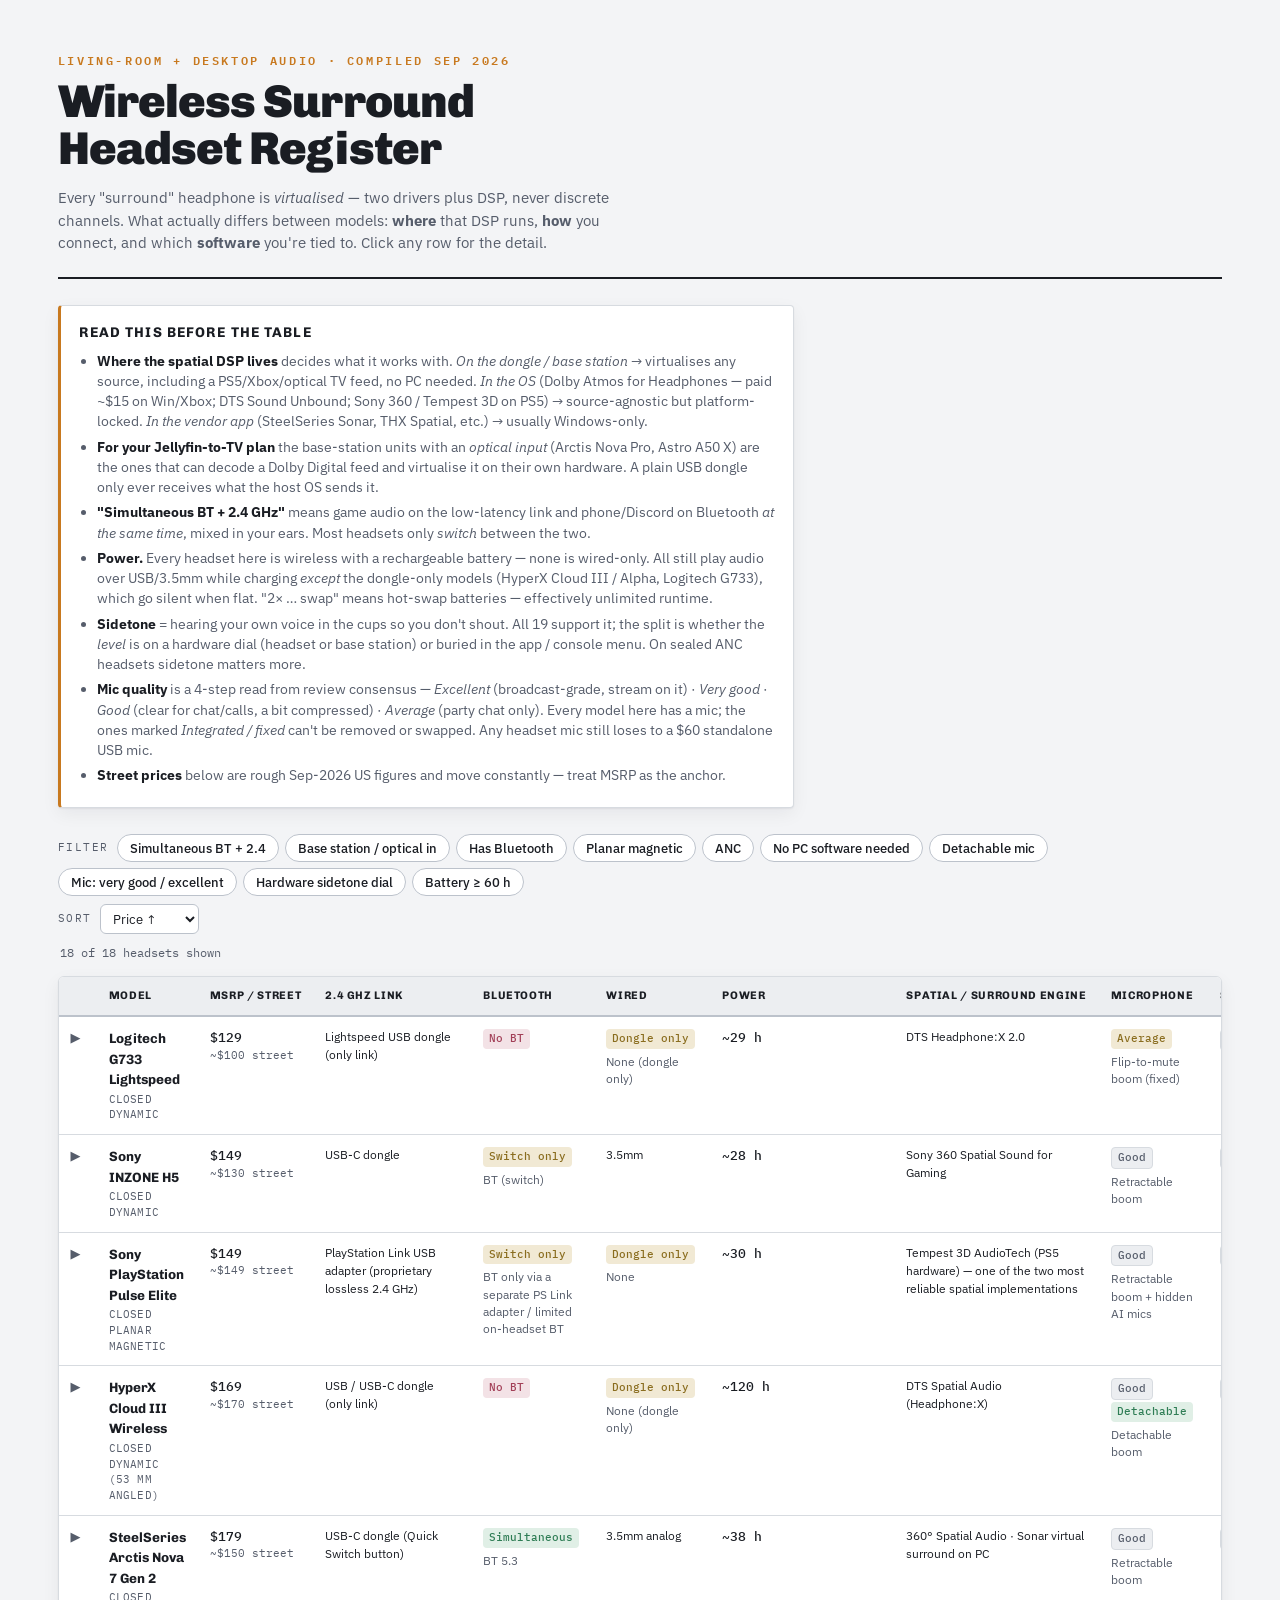
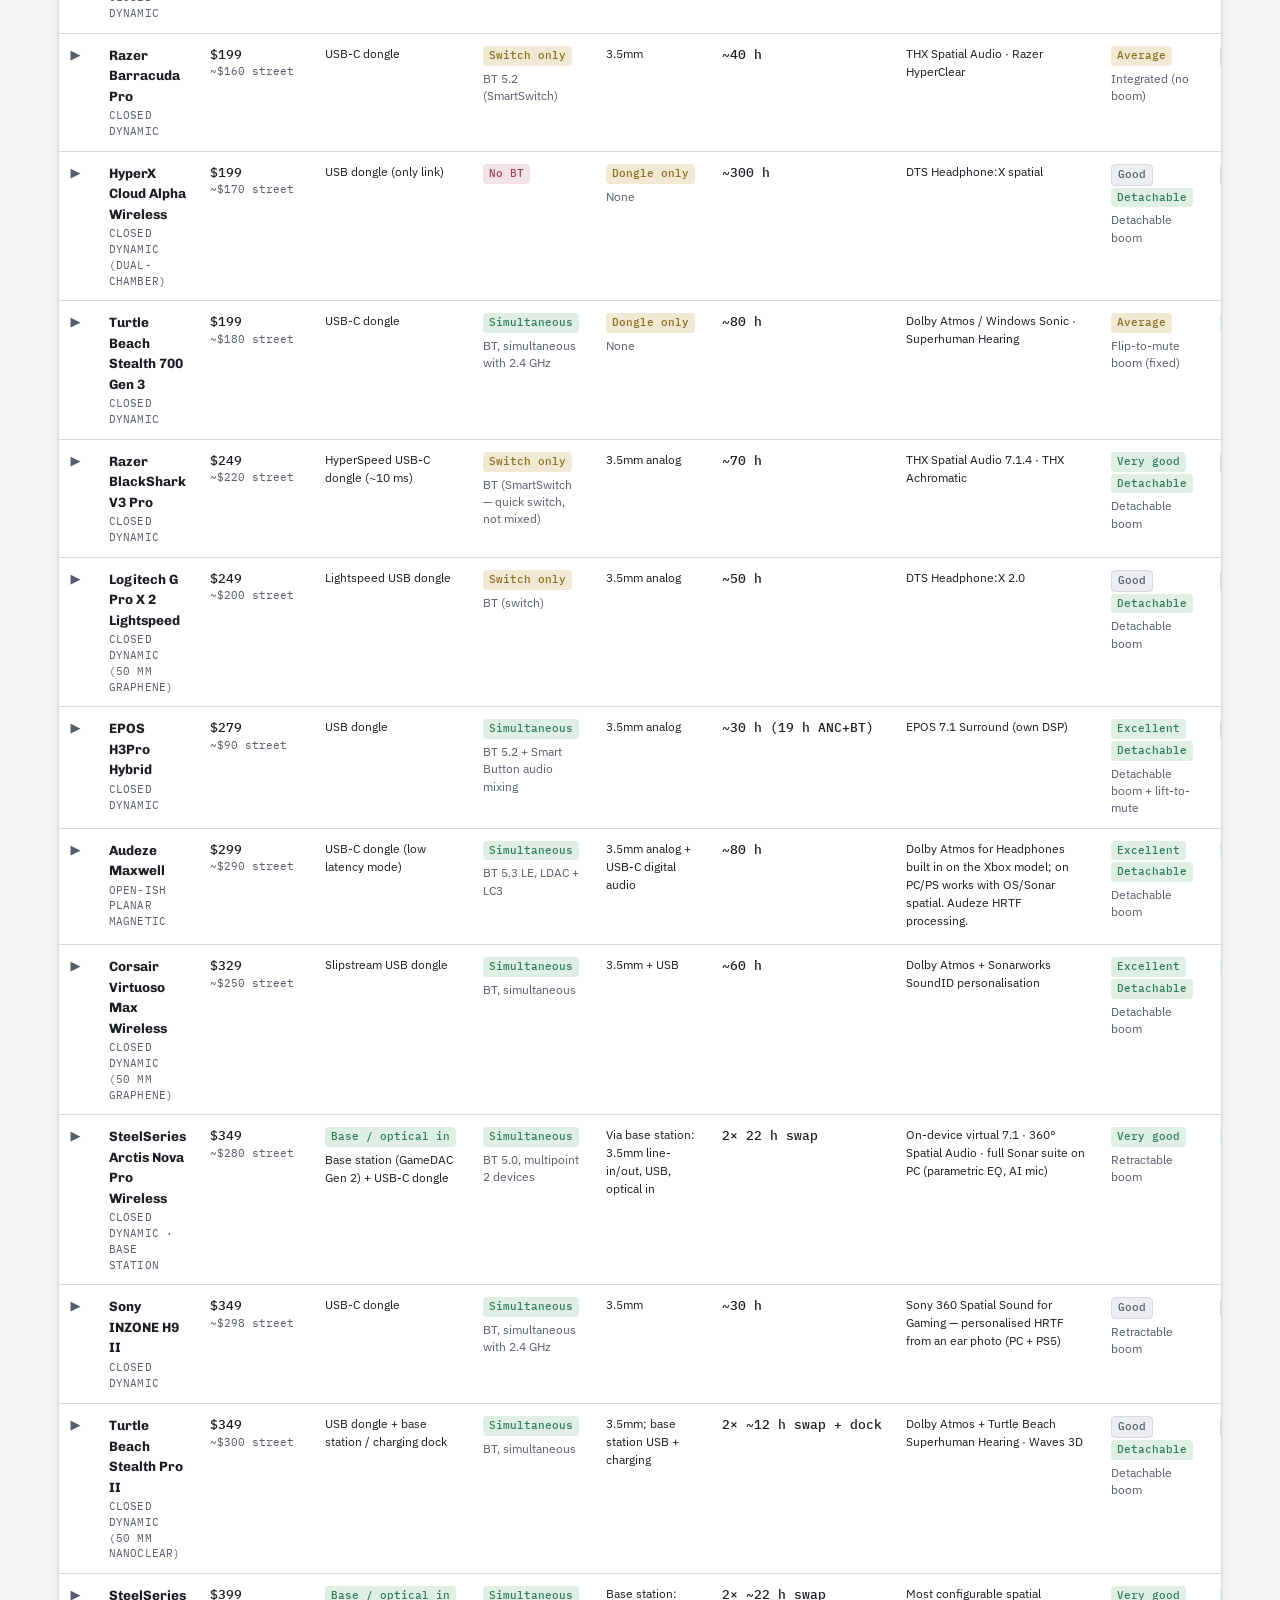
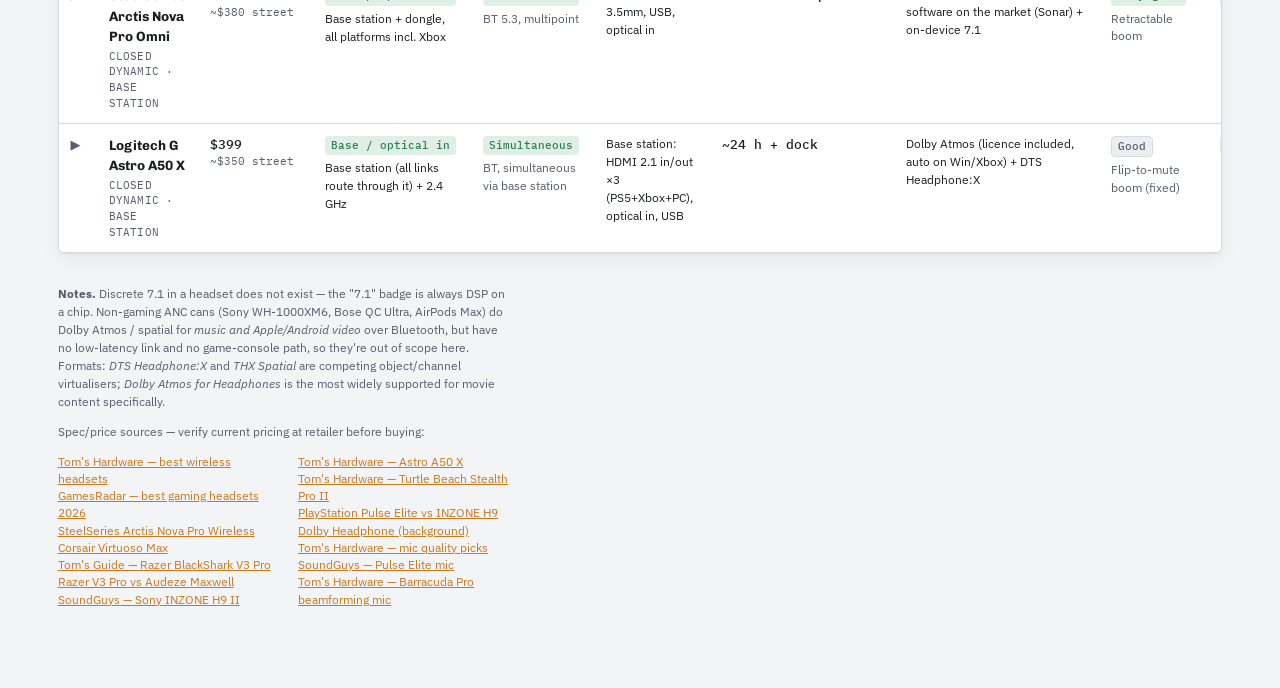
<file: wireless-surround-headsets/index.html>
<!doctype html>
<html lang="en">
<head>
<meta charset="utf-8">
<meta name="viewport" content="width=device-width, initial-scale=1">
<style>body{margin:0;font:14px/1.5 system-ui,-apple-system,Segoe UI,Roboto,sans-serif}img{max-width:100%}[hidden]{display:none!important}</style>
<title>Wireless Surround Headset Register</title>
<meta name="description" content="Comparison database of wireless gaming/spatial headsets: connections, spatial-audio engine, software, price.">
<link rel="preconnect" href="https://fonts.googleapis.com">
<link rel="preconnect" href="https://fonts.gstatic.com" crossorigin>
<link rel="stylesheet" href="https://fonts.googleapis.com/css2?family=Chivo:wght@500;700;900&family=IBM+Plex+Sans:ital,wght@0,400;0,500;0,600;1,400&family=IBM+Plex+Mono:wght@400;500;600&display=swap">
<style>
  :root{
    --bg:#f3f4f6;
    --surface:#ffffff;
    --surface-2:#eceef1;
    --ink:#1a1d23;
    --ink-soft:#565d6b;
    --line:#d7dbe0;
    --line-strong:#bcc2cb;
    --accent:#c8791f;          /* gain-knob amber */
    --accent-soft:#f4e6d3;
    --yes:#2f7d55;
    --yes-bg:#e0efe6;
    --no:#a23f57;
    --no-bg:#f3e2e6;
    --partial:#8a6d1f;
    --partial-bg:#f1e9d4;
    --shadow:0 1px 2px rgba(20,22,27,.06),0 6px 18px rgba(20,22,27,.06);
  }
  @media (prefers-color-scheme:dark){
    :root:not([data-theme="light"]){
      --bg:#101216;
      --surface:#181b21;
      --surface-2:#20242c;
      --ink:#e9ebef;
      --ink-soft:#9aa2b0;
      --line:#2c313a;
      --line-strong:#3b414c;
      --accent:#e8a33d;
      --accent-soft:#3a2c15;
      --yes:#6fc394;
      --yes-bg:#183328;
      --no:#e08aa0;
      --no-bg:#3a2029;
      --partial:#d9b968;
      --partial-bg:#332c15;
      --shadow:0 1px 2px rgba(0,0,0,.4),0 8px 24px rgba(0,0,0,.35);
    }
  }
  :root[data-theme="dark"]{
    --bg:#101216;
    --surface:#181b21;
    --surface-2:#20242c;
    --ink:#e9ebef;
    --ink-soft:#9aa2b0;
    --line:#2c313a;
    --line-strong:#3b414c;
    --accent:#e8a33d;
    --accent-soft:#3a2c15;
    --yes:#6fc394;
    --yes-bg:#183328;
    --no:#e08aa0;
    --no-bg:#3a2029;
    --partial:#d9b968;
    --partial-bg:#332c15;
    --shadow:0 1px 2px rgba(0,0,0,.4),0 8px 24px rgba(0,0,0,.35);
  }

  *{box-sizing:border-box}
  body{
    margin:0;background:var(--bg);color:var(--ink);
    font-family:"IBM Plex Sans",system-ui,-apple-system,Segoe UI,Roboto,sans-serif;
    line-height:1.5;
  }
  .wrap{max-width:min(2400px,96vw);margin:0 auto;padding:clamp(20px,4vw,52px) clamp(14px,3vw,32px) 80px}
  .prose{max-width:70ch}

  header.masthead{border-bottom:2px solid var(--ink);padding-bottom:22px;margin-bottom:26px}
  .kicker{
    font-family:"IBM Plex Mono",monospace;font-size:12px;letter-spacing:.22em;
    text-transform:uppercase;color:var(--accent);font-weight:600;margin:0 0 10px
  }
  h1{
    font-family:"Chivo",sans-serif;font-weight:900;font-size:clamp(28px,5vw,46px);
    line-height:1.02;margin:0;letter-spacing:-.02em;text-wrap:balance;max-width:16ch
  }
  .standfirst{
    margin:14px 0 0;max-width:65ch;color:var(--ink-soft);font-size:15px
  }

  .primer{
    background:var(--surface);border:1px solid var(--line);border-left:3px solid var(--accent);
    border-radius:4px;padding:16px 18px;margin:22px 0 26px;box-shadow:var(--shadow);
    max-width:92ch
  }
  .primer h2{
    font-family:"Chivo",sans-serif;font-weight:700;font-size:14px;margin:0 0 8px;
    text-transform:uppercase;letter-spacing:.08em
  }
  .primer ul{margin:0;padding-left:18px;font-size:13.5px;color:var(--ink-soft)}
  .primer li{margin:5px 0}
  .primer strong{color:var(--ink)}

  .controls{display:flex;flex-wrap:wrap;gap:8px;align-items:center;margin-bottom:8px}
  .controls .grp{display:flex;flex-wrap:wrap;gap:6px;align-items:center}
  .glabel{
    font-family:"IBM Plex Mono",monospace;font-size:11px;letter-spacing:.14em;
    text-transform:uppercase;color:var(--ink-soft);margin-right:2px
  }
  button.chip{
    font-family:"IBM Plex Sans",sans-serif;font-size:12.5px;font-weight:500;
    color:var(--ink);background:var(--surface);border:1px solid var(--line-strong);
    border-radius:999px;padding:5px 12px;cursor:pointer;transition:.12s
  }
  button.chip:hover{border-color:var(--accent)}
  button.chip[aria-pressed="true"]{background:var(--accent);border-color:var(--accent);color:#1a1d23}
  button.chip:focus-visible,select:focus-visible,tr.row:focus-visible{outline:2px solid var(--accent);outline-offset:2px}
  select{
    font-family:"IBM Plex Sans",sans-serif;font-size:12.5px;padding:5px 8px;
    background:var(--surface);color:var(--ink);border:1px solid var(--line-strong);border-radius:6px
  }
  .count{font-family:"IBM Plex Mono",monospace;font-size:12px;color:var(--ink-soft);margin:10px 2px 14px}

  .tablewrap{overflow-x:auto;border:1px solid var(--line);border-radius:6px;box-shadow:var(--shadow)}
  table{border-collapse:collapse;width:100%;min-width:1240px;background:var(--surface)}
  thead th{
    position:sticky;top:0;z-index:2;background:var(--surface-2);
    font-family:"Chivo",sans-serif;font-weight:700;font-size:11px;letter-spacing:.06em;
    text-transform:uppercase;text-align:left;padding:11px 12px;color:var(--ink);
    border-bottom:2px solid var(--line-strong);white-space:nowrap
  }
  tbody tr.row{border-top:1px solid var(--line);cursor:pointer}
  tbody tr.row:hover{background:var(--surface-2)}
  td{padding:11px 12px;font-size:13px;vertical-align:top}
  .model{font-family:"Chivo",sans-serif;font-weight:700;font-size:13.5px}
  .form{display:block;font-family:"IBM Plex Mono",monospace;font-size:10.5px;color:var(--ink-soft);font-weight:400;margin-top:2px;letter-spacing:.02em;text-transform:uppercase}
  .price{font-family:"IBM Plex Mono",monospace;font-variant-numeric:tabular-nums;font-weight:500;white-space:nowrap}
  .price small{display:block;color:var(--ink-soft);font-weight:400;font-size:10.5px}
  .tag{
    display:inline-block;font-family:"IBM Plex Mono",monospace;font-size:10.5px;font-weight:500;
    padding:2px 6px;border-radius:4px;margin:1px 3px 1px 0;white-space:nowrap
  }
  .t-yes{background:var(--yes-bg);color:var(--yes)}
  .t-no{background:var(--no-bg);color:var(--no)}
  .t-part{background:var(--partial-bg);color:var(--partial)}
  .t-neutral{background:var(--surface-2);color:var(--ink-soft);border:1px solid var(--line)}
  .expand{background:var(--bg)}
  .expand td{padding:0}
  .expand .inner{
    padding:16px 18px 20px;display:grid;grid-template-columns:repeat(auto-fit,minmax(220px,1fr));gap:14px 26px
  }
  .expand h4{
    font-family:"IBM Plex Mono",monospace;font-size:10.5px;letter-spacing:.14em;text-transform:uppercase;
    color:var(--accent);margin:0 0 4px
  }
  .expand p{margin:0;font-size:12.5px;color:var(--ink-soft)}
  .expand p strong{color:var(--ink);font-weight:600}
  .chev{display:inline-block;width:14px;color:var(--ink-soft);transition:transform .15s}
  tr.row[aria-expanded="true"] .chev{transform:rotate(90deg);color:var(--accent)}

  footer{margin-top:32px;font-size:12px;color:var(--ink-soft);max-width:65ch}
  footer a{color:var(--accent)}
  .srcgrid{columns:2;column-gap:26px;font-size:11.5px;margin-top:8px}
  @media (max-width:640px){.srcgrid{columns:1}}
</style>
</head>
<body>
<div class="wrap">
  <header class="masthead">
    <p class="kicker">Living-room + desktop audio · compiled Sep 2026</p>
    <h1>Wireless Surround Headset Register</h1>
    <p class="standfirst">Every "surround" headphone is <em>virtualised</em> — two drivers plus DSP, never discrete channels. What actually differs between models: <strong>where</strong> that DSP runs, <strong>how</strong> you connect, and which <strong>software</strong> you're tied to. Click any row for the detail.</p>
  </header>

  <div class="primer">
    <h2>Read this before the table</h2>
    <ul>
      <li><strong>Where the spatial DSP lives</strong> decides what it works with. <em>On the dongle / base station</em> → virtualises any source, including a PS5/Xbox/optical TV feed, no PC needed. <em>In the OS</em> (Dolby Atmos for Headphones — paid ~$15 on Win/Xbox; DTS Sound Unbound; Sony 360 / Tempest 3D on PS5) → source-agnostic but platform-locked. <em>In the vendor app</em> (SteelSeries Sonar, THX Spatial, etc.) → usually Windows-only.</li>
      <li><strong>For your Jellyfin-to-TV plan</strong> the base-station units with an <em>optical input</em> (Arctis Nova Pro, Astro A50 X) are the ones that can decode a Dolby Digital feed and virtualise it on their own hardware. A plain USB dongle only ever receives what the host OS sends it.</li>
      <li><strong>"Simultaneous BT + 2.4 GHz"</strong> means game audio on the low-latency link and phone/Discord on Bluetooth <em>at the same time</em>, mixed in your ears. Most headsets only <em>switch</em> between the two.</li>
      <li><strong>Power.</strong> Every headset here is wireless with a rechargeable battery — none is wired-only. All still play audio over USB/3.5mm while charging <em>except</em> the dongle-only models (HyperX Cloud III / Alpha, Logitech G733), which go silent when flat. "2× … swap" means hot-swap batteries — effectively unlimited runtime.</li>
      <li><strong>Sidetone</strong> = hearing your own voice in the cups so you don't shout. All 19 support it; the split is whether the <em>level</em> is on a hardware dial (headset or base station) or buried in the app / console menu. On sealed ANC headsets sidetone matters more.</li>
      <li><strong>Mic quality</strong> is a 4-step read from review consensus — <em>Excellent</em> (broadcast-grade, stream on it) · <em>Very good</em> · <em>Good</em> (clear for chat/calls, a bit compressed) · <em>Average</em> (party chat only). Every model here has a mic; the ones marked <em>Integrated / fixed</em> can't be removed or swapped. Any headset mic still loses to a $60 standalone USB mic.</li>
      <li><strong>Street prices</strong> below are rough Sep-2026 US figures and move constantly — treat MSRP as the anchor.</li>
    </ul>
  </div>

  <div class="controls" id="controls">
    <div class="grp">
      <span class="glabel">Filter</span>
      <button class="chip" data-filter="simul" aria-pressed="false">Simultaneous BT + 2.4</button>
      <button class="chip" data-filter="optical" aria-pressed="false">Base station / optical in</button>
      <button class="chip" data-filter="bt" aria-pressed="false">Has Bluetooth</button>
      <button class="chip" data-filter="planar" aria-pressed="false">Planar magnetic</button>
      <button class="chip" data-filter="anc" aria-pressed="false">ANC</button>
      <button class="chip" data-filter="nosoft" aria-pressed="false">No PC software needed</button>
      <button class="chip" data-filter="micdetach" aria-pressed="false">Detachable mic</button>
      <button class="chip" data-filter="micgood" aria-pressed="false">Mic: very good / excellent</button>
      <button class="chip" data-filter="sthw" aria-pressed="false">Hardware sidetone dial</button>
      <button class="chip" data-filter="batt60" aria-pressed="false">Battery ≥ 60 h</button>
    </div>
    <div class="grp">
      <span class="glabel">Sort</span>
      <select id="sort">
        <option value="price-asc">Price ↑</option>
        <option value="price-desc">Price ↓</option>
        <option value="batt-desc">Battery ↓</option>
        <option value="name">Name A–Z</option>
      </select>
    </div>
  </div>
  <div class="count" id="count"></div>

  <div class="tablewrap">
    <table>
      <thead>
        <tr>
          <th style="width:32px" aria-label="expand"></th>
          <th>Model</th>
          <th>MSRP / street</th>
          <th>2.4 GHz link</th>
          <th>Bluetooth</th>
          <th>Wired</th>
          <th>Power</th>
          <th>Spatial / surround engine</th>
          <th>Microphone</th>
          <th>Sidetone</th>
          <th>Software</th>
        </tr>
      </thead>
      <tbody id="tbody"></tbody>
    </table>
  </div>

  <footer>
    <p><strong>Notes.</strong> Discrete 7.1 in a headset does not exist — the "7.1" badge is always DSP on a chip. Non-gaming ANC cans (Sony WH-1000XM6, Bose QC Ultra, AirPods Max) do Dolby Atmos / spatial for <em>music and Apple/Android video</em> over Bluetooth, but have no low-latency link and no game-console path, so they're out of scope here. Formats: <em>DTS Headphone:X</em> and <em>THX Spatial</em> are competing object/channel virtualisers; <em>Dolby Atmos for Headphones</em> is the most widely supported for movie content specifically.</p>
    <p>Spec/price sources — verify current pricing at retailer before buying:</p>
    <div class="srcgrid">
      <a href="https://www.tomshardware.com/best-picks/best-wireless-headsets">Tom's Hardware — best wireless headsets</a><br>
      <a href="https://www.gamesradar.com/best-gaming-headsets/">GamesRadar — best gaming headsets 2026</a><br>
      <a href="https://www.amazon.com/SteelSeries-Arctis-Wireless-Multi-System-Headset/dp/B09ZLRCH1H">SteelSeries Arctis Nova Pro Wireless</a><br>
      <a href="https://www.amazon.com/Corsair-Virtuoso-Wireless-Gaming-Headset/dp/B0DG8XHXPD">Corsair Virtuoso Max</a><br>
      <a href="https://www.tomsguide.com/gaming/gaming-peripherals/razer-blackshark-v3-pro-review">Tom's Guide — Razer BlackShark V3 Pro</a><br>
      <a href="https://tech.sportskeeda.com/wearables/razer-blackshark-v3-pro-vs-audeze-maxwell-which-better-headphone">Razer V3 Pro vs Audeze Maxwell</a><br>
      <a href="https://www.soundguys.com/sony-inzone-h9-ii-vs-inzone-h9-146291/">SoundGuys — Sony INZONE H9 II</a><br>
      <a href="https://www.tomshardware.com/peripherals/gaming-headsets/astro-a50-x-review">Tom's Hardware — Astro A50 X</a><br>
      <a href="https://www.tomshardware.com/peripherals/gaming-headsets/turtle-beach-stealth-pro-ii-review">Tom's Hardware — Turtle Beach Stealth Pro II</a><br>
      <a href="https://www.trustedreviews.com/versus/playstation-pulse-elite-vs-sony-inzone-h9-4540185">PlayStation Pulse Elite vs INZONE H9</a><br>
      <a href="https://en.wikipedia.org/wiki/Dolby_Headphone">Dolby Headphone (background)</a><br>
      <a href="https://www.tomshardware.com/peripherals/gaming-headsets/best-gaming-headsets">Tom's Hardware — mic quality picks</a><br>
      <a href="https://www.soundguys.com/playstation-pulse-elite-review-113057/">SoundGuys — Pulse Elite mic</a><br>
      <a href="https://www.tomshardware.com/reviews/razer-barracuda-pro">Tom's Hardware — Barracuda Pro beamforming mic</a>
    </div>
  </footer>
</div>

<script>
const DATA=[
 {name:"SteelSeries Arctis Nova Pro Wireless",form:"Closed dynamic · base station",msrp:349,street:280,
  w24:"Base station (GameDAC Gen 2) + USB-C dongle",bt:"BT 5.0, multipoint 2 devices",btSimul:true,
  wired:"Via base station: 3.5mm line-in/out, USB, optical in",
  spatial:"On-device virtual 7.1 · 360° Spatial Audio · full Sonar suite on PC (parametric EQ, AI mic)",
  soft:"SteelSeries GG + Sonar (Windows only for Sonar)",
  optical:true,planar:false,anc:true,nosoft:false,
  micType:"Retractable boom",micTier:"Very good",detach:false,
  micNote:"ClearCast Gen 2, marketed as broadcast-grade. One of the best retractable mics; Sonar adds AI noise removal and a parametric mic EQ on PC.",
  pwr:"2× 22 h swap",pwrNum:44,
  battery:"2× 22 h hot-swap batteries, infinite via swap",
  best:"Best all-rounder + the base station's optical in is the single most useful port for a living-room TV/Jellyfin feed.",
  extra:"Base station switches 2 sources (e.g. PC + PS5) with a dial. ANC is competent, not class-leading. Also sold as Nova Pro Wireless X (Xbox)."},

 {name:"SteelSeries Arctis Nova Pro Omni",form:"Closed dynamic · base station",msrp:399,street:380,
  w24:"Base station + dongle, all platforms incl. Xbox",bt:"BT 5.3, multipoint",btSimul:true,
  wired:"Base station: 3.5mm, USB, optical in",
  spatial:"Most configurable spatial software on the market (Sonar) + on-device 7.1",
  soft:"SteelSeries GG + Sonar (Win)",
  optical:true,planar:false,anc:true,nosoft:false,
  micType:"Retractable boom",micTier:"Very good",detach:false,
  micNote:"Same ClearCast Gen 2 as the Nova Pro Wireless, with the widest set of Sonar mic-processing options.",
  pwr:"2× ~22 h swap",pwrNum:44,
  battery:"2× hot-swap batteries",
  best:"The Nova Pro for people who also want the Xbox path and the deepest EQ/spatial tuning.",
  extra:"2026 flagship variant. Premium price; functionally the Nova Pro Wireless with wider platform support and expanded Sonar."},

 {name:"SteelSeries Arctis Nova 7 Gen 2",form:"Closed dynamic",msrp:179,street:150,
  w24:"USB-C dongle (Quick Switch button)",bt:"BT 5.3",btSimul:true,
  wired:"3.5mm analog",
  spatial:"360° Spatial Audio · Sonar virtual surround on PC",
  soft:"SteelSeries GG + Sonar (Win)",
  optical:false,planar:false,anc:false,nosoft:false,
  micType:"Retractable boom",micTier:"Good",detach:false,
  micNote:"ClearCast Gen 2 again — clear and usable for chat/calls, a touch thinner and less full than the Nova Pro. Sonar processing helps on PC.",
  pwr:"~38 h",pwrNum:38,
  battery:"~38 h, 15-min charge = 6 h",
  best:"Cheapest headset that truly mixes BT + 2.4 GHz at once. Great value.",
  extra:"No ANC, no base station. Xbox variant exists. Widely recommended mid-tier pick for 2026."},

 {name:"Audeze Maxwell",form:"Open-ish planar magnetic",msrp:299,street:290,
  w24:"USB-C dongle (low latency mode)",bt:"BT 5.3 LE, LDAC + LC3",btSimul:true,
  wired:"3.5mm analog + USB-C digital audio",
  spatial:"Dolby Atmos for Headphones built in on the Xbox model; on PC/PS works with OS/Sonar spatial. Audeze HRTF processing.",
  soft:"Audeze HQ (Windows + macOS + iOS/Android), 10-band PEQ",
  optical:false,planar:true,anc:false,nosoft:true,
  micType:"Detachable boom",micTier:"Excellent",detach:true,
  micNote:"Broadcast-grade detachable boom, widely rated the best headset mic you can buy; also has a usable internal mic for Bluetooth calls. Audeze HQ adds full mic EQ + noise gate.",
  pwr:"~80 h",pwrNum:80,
  battery:"~80 h",
  best:"Best raw sound quality in the class — planar drivers. Sounds great with no software at all.",
  extra:"Heavy (~490 g / clamp-y). PS5 model ($299) vs Xbox model ($329, includes the Dolby licence). No ANC."},

 {name:"Corsair Virtuoso Max Wireless",form:"Closed dynamic (50 mm graphene)",msrp:329,street:250,
  w24:"Slipstream USB dongle",bt:"BT, simultaneous",btSimul:true,
  wired:"3.5mm + USB",
  spatial:"Dolby Atmos + Sonarworks SoundID personalisation",
  soft:"Corsair iCUE (Windows)",
  optical:false,planar:false,anc:true,nosoft:false,
  micType:"Detachable boom",micTier:"Excellent",detach:true,
  micNote:"Omnidirectional broadcast-grade capsule; a long-standing streaming/content-creation favourite. iCUE adds noise gate, sidetone and mic EQ.",
  pwr:"~60 h",pwrNum:60,
  battery:"~60 h, 15-min charge = 6 h",
  best:"Atmos + good ANC + simultaneous dual-wireless without a base station.",
  extra:"iCUE is a heavy install. PC and Xbox versions. Metal build, memory-foam pads."},

 {name:"Razer BlackShark V3 Pro",form:"Closed dynamic",msrp:249,street:220,
  w24:"HyperSpeed USB-C dongle (~10 ms)",bt:"BT (SmartSwitch — quick switch, not mixed)",btSimul:false,
  wired:"3.5mm analog",
  spatial:"THX Spatial Audio 7.1.4 · THX Achromatic",
  soft:"Razer Synapse + THX Spatial app (Windows)",
  optical:false,planar:false,anc:true,nosoft:false,
  micType:"Detachable boom",micTier:"Very good",detach:true,
  micNote:"HyperClear Super Wideband — wide frequency range, rated the best mic for competitive voice comms. Synapse adds a mic EQ and noise-gate.",
  pwr:"~70 h",pwrNum:70,
  battery:"~70 h",
  best:"Competitive-FPS positional accuracy; well-reviewed for movie immersion too.",
  extra:"BT and 2.4 GHz switch, don't mix. Synapse is bloated. Tuning roller on the cup."},

 {name:"Razer Barracuda Pro",form:"Closed dynamic",msrp:199,street:160,
  w24:"USB-C dongle",bt:"BT 5.2 (SmartSwitch)",btSimul:false,
  wired:"3.5mm",
  spatial:"THX Spatial Audio · Razer HyperClear",
  soft:"Razer Synapse / Audio app (Windows, mobile app for EQ)",
  optical:false,planar:false,anc:true,nosoft:true,
  micType:"Integrated (no boom)",micTier:"Average",detach:false,
  micNote:"Dual beamforming slots in the cup — no boom. Kills keyboard/background noise very well, but your voice sounds faint and a bit muffled in recordings. Fine for calls, weak for streaming.",
  pwr:"~40 h",pwrNum:40,
  battery:"~40 h",
  best:"Doubles as a street/travel ANC headphone — no boom mic, cleaner look.",
  extra:"2022 model, still current. Switch not mix. Bluetooth EQ via mobile app."},

 {name:"Logitech G Pro X 2 Lightspeed",form:"Closed dynamic (50 mm graphene)",msrp:249,street:200,
  w24:"Lightspeed USB dongle",bt:"BT (switch)",btSimul:false,
  wired:"3.5mm analog",
  spatial:"DTS Headphone:X 2.0",
  soft:"Logitech G HUB (Windows/macOS)",
  optical:false,planar:false,anc:false,nosoft:true,
  micType:"Detachable boom",micTier:"Good",detach:true,
  micNote:"Raw capture is average; Blue VO!CE processing in G HUB (EQ, de-esser, noise reduction, compressor) lifts it to genuinely good — but that is Windows-only.",
  pwr:"~50 h",pwrNum:50,
  battery:"~50 h",
  best:"Neutral tuning, light, sounds fine unplugged; esports staple.",
  extra:"No ANC. G HUB needed only for EQ / DTS toggle. Triple connectivity (dongle, BT, wired)."},

 {name:"Logitech G733 Lightspeed",form:"Closed dynamic",msrp:129,street:100,
  w24:"Lightspeed USB dongle (only link)",bt:"None",btSimul:false,
  wired:"None (dongle only)",
  spatial:"DTS Headphone:X 2.0",
  soft:"Logitech G HUB (Windows/macOS)",
  optical:false,planar:false,anc:false,nosoft:false,
  micType:"Flip-to-mute boom (fixed)",micTier:"Average",detach:false,
  micNote:"Thin and a little boxy. Fine for party/Discord chat, not for streaming or recording. Non-detachable, so it is always sticking out.",
  pwr:"~29 h",pwrNum:29,
  battery:"~29 h",
  best:"Cheap, light, colourful. Pure PC/PS 2.4 GHz headset.",
  extra:"No Bluetooth at all. Thin bass. Popular budget pick."},

 {name:"Logitech G Astro A50 X",form:"Closed dynamic · base station",msrp:399,street:350,
  w24:"Base station (all links route through it) + 2.4 GHz",bt:"BT, simultaneous via base station",btSimul:true,
  wired:"Base station: HDMI 2.1 in/out ×3 (PS5+Xbox+PC), optical in, USB",
  spatial:"Dolby Atmos (licence included, auto on Win/Xbox) + DTS Headphone:X",
  soft:"Logitech G HUB (optional)",
  optical:true,planar:false,anc:false,nosoft:true,
  micType:"Flip-to-mute boom (fixed)",micTier:"Good",detach:false,
  micNote:"Clear, solid broadcast-ish quality — flip up to mute. Not detachable, and not quite at Corsair/Audeze level, but well above the budget crowd.",
  pwr:"~24 h + dock",pwrNum:24,
  battery:"<24 h",
  best:"One base station switches video + audio across three consoles (PLAYSYNC). Optical in works for a TV feed.",
  extra:"Most expensive mainstream headset. No ANC. Everything depends on the base station — not portable. Astro A50 Gen 5 (2025, ~$300) is the cheaper no-HDMI sibling, also with optical in."},

 {name:"Sony INZONE H9 II",form:"Closed dynamic",msrp:349,street:298,
  w24:"USB-C dongle",bt:"BT, simultaneous with 2.4 GHz",btSimul:true,
  wired:"3.5mm",
  spatial:"Sony 360 Spatial Sound for Gaming — personalised HRTF from an ear photo (PC + PS5)",
  soft:"INZONE Hub (Windows) / mobile app for the ear-photo profile",
  optical:false,planar:false,anc:true,nosoft:false,
  micType:"Retractable boom",micTier:"Good",detach:false,
  micNote:"Improved over the first H9 — clear and clean for chat and calls. Some reviewers still want a bit more body/warmth. AI noise reduction in INZONE Hub.",
  pwr:"~30 h",pwrNum:30,
  battery:"~30 h with ANC",
  best:"Best-in-class personalised spatial if you're on PS5 + PC; lighter than the first H9.",
  extra:"360 profile is tied to Sony's ecosystem. Good ANC. H7 II / H5 are cheaper (H5 ~$149, no ANC)."},

 {name:"Sony INZONE H5",form:"Closed dynamic",msrp:149,street:130,
  w24:"USB-C dongle",bt:"BT (switch)",btSimul:false,
  wired:"3.5mm",
  spatial:"Sony 360 Spatial Sound for Gaming",
  soft:"INZONE Hub (Windows)",
  optical:false,planar:false,anc:false,nosoft:false,
  micType:"Retractable boom",micTier:"Good",detach:false,
  micNote:"Bright and intelligible for chat. Retracts into the cup when not in use. Similar character to the H9 II, slightly less refined.",
  pwr:"~28 h",pwrNum:28,
  battery:"~28 h",
  best:"Cheapest way into Sony's 360 spatial for PC/PS5.",
  extra:"No ANC. Lightweight. BT switches, doesn't mix."},

 {name:"Sony PlayStation Pulse Elite",form:"Closed planar magnetic",msrp:149,street:149,
  w24:"PlayStation Link USB adapter (proprietary lossless 2.4 GHz)",bt:"BT only via a separate PS Link adapter / limited on-headset BT",btSimul:false,
  wired:"None",
  spatial:"Tempest 3D AudioTech (PS5 hardware) — one of the two most reliable spatial implementations",
  soft:"None — EQ lives in the PS5 system UI; no PC app",
  optical:false,planar:true,anc:false,nosoft:true,
  micType:"Retractable boom + hidden AI mics",micTier:"Good",detach:false,
  micNote:"AI-enhanced noise rejection is the real strength — background noise vanishes. Voice itself is usable but not the crispest; reviews split between 'surprisingly clear' and 'a little muffled'. No PC mic software.",
  pwr:"~30 h",pwrNum:30,
  battery:"~30 h, charge hanger included",
  best:"Cheapest planar-magnetic wireless headset, and Tempest 3D is excellent for PS5 games/movies.",
  extra:"Really a PS5 accessory. PS Link also works on PC/Mac but you lose Tempest (that's PS5-only). No true multipoint."},

 {name:"HyperX Cloud III Wireless",form:"Closed dynamic (53 mm angled)",msrp:169,street:170,
  w24:"USB / USB-C dongle (only link)",bt:"None",btSimul:false,
  wired:"None (dongle only)",
  spatial:"DTS Spatial Audio (Headphone:X)",
  soft:"HyperX NGENUITY (Windows) — optional",
  optical:false,planar:false,anc:false,nosoft:true,
  micType:"Detachable boom",micTier:"Good",detach:true,
  micNote:"HyperX house mic — reliably clear and intelligible, a little compressed/thin vs the broadcast-grade options. Consistently praised as good for the price.",
  pwr:"~120 h",pwrNum:120,
  battery:"~120 h",
  best:"Marathon battery, comfortable, cheap, sounds good with zero software.",
  extra:"No Bluetooth — deal-breaker if you want phone audio in the same cups. PC/PS 2.4 GHz only."},

 {name:"HyperX Cloud Alpha Wireless",form:"Closed dynamic (dual-chamber)",msrp:199,street:170,
  w24:"USB dongle (only link)",bt:"None",btSimul:false,
  wired:"None",
  spatial:"DTS Headphone:X spatial",
  soft:"HyperX NGENUITY (Windows) — optional",
  optical:false,planar:false,anc:false,nosoft:true,
  micType:"Detachable boom",micTier:"Good",detach:true,
  micNote:"Same HyperX character as the Cloud III — clear, slightly compressed, well above budget headsets. No onboard DSP tricks.",
  pwr:"~300 h",pwrNum:300,
  battery:"~300 h (class record)",
  best:"You charge it three times a year. Warm, pleasant tuning.",
  extra:"No BT, no ANC, no wired mode. Pure 2.4 GHz workhorse."},

 {name:"Turtle Beach Stealth Pro II",form:"Closed dynamic (50 mm Nanoclear)",msrp:349,street:300,
  w24:"USB dongle + base station / charging dock",bt:"BT, simultaneous",btSimul:true,
  wired:"3.5mm; base station USB + charging",
  spatial:"Dolby Atmos + Turtle Beach Superhuman Hearing · Waves 3D",
  soft:"Turtle Beach Swarm II (Windows / mobile)",
  optical:false,planar:false,anc:true,nosoft:false,
  micType:"Detachable boom",micTier:"Good",detach:true,
  micNote:"Clear with a slightly dark/warm tone. Swarm II adds mic monitoring and noise gate. Solid, not standout.",
  pwr:"2× ~12 h swap + dock",pwrNum:24,
  battery:"2× hot-swap batteries + dock",
  best:"Hot-swap batteries and a dock like the Nova Pro, plus a portable dongle the A50 X lacks.",
  extra:"Superhuman Hearing (footstep boost) is polarising. Multi-platform variants (PS/Xbox). No optical in on the dock."},

 {name:"Turtle Beach Stealth 700 Gen 3",form:"Closed dynamic",msrp:199,street:180,
  w24:"USB-C dongle",bt:"BT, simultaneous with 2.4 GHz",btSimul:true,
  wired:"None",
  spatial:"Dolby Atmos / Windows Sonic · Superhuman Hearing",
  soft:"Turtle Beach Swarm II (Windows / mobile)",
  optical:false,planar:false,anc:true,nosoft:false,
  micType:"Flip-to-mute boom (fixed)",micTier:"Average",detach:false,
  micNote:"Integrated flip-down boom — fine for chat, muffled and boxy for streaming/recording. Non-detachable.",
  pwr:"~80 h",pwrNum:80,
  battery:"~80 h",
  best:"Mid-price ANC headset that genuinely mixes game + phone audio.",
  extra:"Platform-specific SKUs. No wired fallback. Good value for the feature set."},

 {name:"EPOS H3Pro Hybrid",form:"Closed dynamic",msrp:279,street:90,
  w24:"USB dongle",bt:"BT 5.2 + Smart Button audio mixing",btSimul:true,
  wired:"3.5mm analog",
  spatial:"EPOS 7.1 Surround (own DSP)",
  soft:"EPOS Gaming Suite (Windows)",
  optical:false,planar:false,anc:true,nosoft:true,
  micType:"Detachable boom + lift-to-mute",micTier:"Excellent",detach:true,
  micNote:"Sennheiser/EPOS voice pedigree — natural, full and detailed, among the best headset mics ever shipped. Lift the boom to mute; detach it entirely for a clean look.",
  pwr:"~30 h (19 h ANC+BT)",pwrNum:30,
  battery:"~30 h (19 h with ANC + BT)",
  best:"Discontinued but often under $100 — Sennheiser-lineage sound, ANC, BT mixing at a bargain.",
  extra:"Stock is drying up. Gaming Suite optional. Great clearance buy if you find one."},
];
const MIC_CLASS={Excellent:'t-yes','Very good':'t-yes',Good:'t-neutral',Average:'t-part'};
// Sidetone / mic monitoring (hear your own voice). hw = adjustable dial on headset or base station; sw = app / console setting only. Every model here supports it in some form.
const SIDETONE={
 "SteelSeries Arctis Nova Pro Wireless":"hw","SteelSeries Arctis Nova Pro Omni":"hw",
 "SteelSeries Arctis Nova 7 Gen 2":"sw","Audeze Maxwell":"hw","Corsair Virtuoso Max Wireless":"hw",
 "Razer BlackShark V3 Pro":"sw","Razer Barracuda Pro":"sw","Logitech G Pro X 2 Lightspeed":"sw",
 "Logitech G733 Lightspeed":"sw","Logitech G Astro A50 X":"hw","Sony INZONE H9 II":"sw",
 "Sony INZONE H5":"sw","Sony PlayStation Pulse Elite":"sw","HyperX Cloud III Wireless":"sw",
 "HyperX Cloud Alpha Wireless":"sw","Turtle Beach Stealth Pro II":"sw","Turtle Beach Stealth 700 Gen 3":"hw",
 "EPOS H3Pro Hybrid":"sw"
};

const tbody=document.getElementById('tbody');
const countEl=document.getElementById('count');
const active=new Set();
let sortMode='price-asc';

function tag(txt,cls){return `<span class="tag ${cls}">${txt}</span>`}
function btCell(d){
  if(/^none/i.test(d.bt)) return tag('No BT','t-no');
  return (d.btSimul?tag('Simultaneous','t-yes'):tag('Switch only','t-part'))+
         `<div style="margin-top:3px;color:var(--ink-soft);font-size:11.5px">${d.bt}</div>`;
}
function w24Cell(d){
  const base=d.optical?tag('Base / optical in','t-yes'):'';
  return base+`<div style="margin-top:${base?'3px':'0'};font-size:12px">${d.w24}</div>`;
}
function wiredCell(d){
  if(/^none/i.test(d.wired)) return tag('Dongle only','t-part')+`<div style="margin-top:3px;color:var(--ink-soft);font-size:11.5px">${d.wired}</div>`;
  return `<div style="font-size:12px">${d.wired}</div>`;
}
function softCell(d){
  return `<div style="font-size:12px">${d.soft}</div>`+
    (d.nosoft?tag('Works w/o app','t-yes'):tag('App recommended','t-neutral'));
}
function micCell(d){
  return tag(d.micTier,MIC_CLASS[d.micTier]||'t-neutral')+
    (d.detach?tag('Detachable','t-yes'):'')+
    `<div style="margin-top:3px;font-size:11.5px;color:var(--ink-soft)">${d.micType}</div>`;
}
function sidetoneCell(d){
  const s=SIDETONE[d.name];
  return s==='hw'?tag('Yes · dial','t-yes'):tag('Yes · app/console','t-neutral');
}
function pwrCell(d){
  return `<span class="price" style="font-size:13px">${d.pwr}</span>`;
}

function passes(d){
  for(const f of active){
    if(f==='simul' && !d.btSimul) return false;
    if(f==='optical' && !d.optical) return false;
    if(f==='bt' && /^none/i.test(d.bt)) return false;
    if(f==='planar' && !d.planar) return false;
    if(f==='anc' && !d.anc) return false;
    if(f==='nosoft' && !d.nosoft) return false;
    if(f==='micdetach' && !d.detach) return false;
    if(f==='micgood' && !(d.micTier==='Excellent'||d.micTier==='Very good')) return false;
    if(f==='sthw' && SIDETONE[d.name]!=='hw') return false;
    if(f==='batt60' && d.pwrNum<60) return false;
  }
  return true;
}

function render(){
  let rows=DATA.filter(passes);
  rows.sort((a,b)=>{
    if(sortMode==='name') return a.name.localeCompare(b.name);
    if(sortMode==='price-desc') return b.msrp-a.msrp;
    if(sortMode==='batt-desc') return b.pwrNum-a.pwrNum;
    return a.msrp-b.msrp;
  });
  tbody.innerHTML='';
  rows.forEach((d,i)=>{
    const tr=document.createElement('tr');
    tr.className='row';tr.tabIndex=0;tr.setAttribute('aria-expanded','false');
    tr.innerHTML=`
      <td><span class="chev">▶</span></td>
      <td><span class="model">${d.name}</span><span class="form">${d.form}</span></td>
      <td class="price">$${d.msrp}<small>~$${d.street} street</small></td>
      <td>${w24Cell(d)}</td>
      <td>${btCell(d)}</td>
      <td>${wiredCell(d)}</td>
      <td>${pwrCell(d)}</td>
      <td style="font-size:12px">${d.spatial}</td>
      <td>${micCell(d)}</td>
      <td>${sidetoneCell(d)}</td>
      <td>${softCell(d)}</td>`;
    const ex=document.createElement('tr');
    ex.className='expand';ex.hidden=true;
    ex.innerHTML=`<td colspan="11"><div class="inner">
      <div><h4>Best for</h4><p>${d.best}</p></div>
      <div><h4>Microphone — ${d.micTier}</h4><p>${d.micNote}</p></div>
      <div><h4>Power</h4><p>${d.battery}${SIDETONE[d.name]==='hw'?' · sidetone adjustable on a hardware dial':' · sidetone level set in the app / console menu'}</p></div>
      <div><h4>Watch out</h4><p>${d.extra}</p></div>
    </div></td>`;
    const toggle=()=>{
      const open=tr.getAttribute('aria-expanded')==='true';
      tr.setAttribute('aria-expanded',String(!open));
      ex.hidden=open;
    };
    tr.addEventListener('click',toggle);
    tr.addEventListener('keydown',e=>{if(e.key==='Enter'||e.key===' '){e.preventDefault();toggle();}});
    tbody.appendChild(tr);tbody.appendChild(ex);
  });
  countEl.textContent=`${rows.length} of ${DATA.length} headsets shown`;
}

document.querySelectorAll('button.chip').forEach(b=>{
  b.addEventListener('click',()=>{
    const f=b.dataset.filter;
    if(active.has(f)){active.delete(f);b.setAttribute('aria-pressed','false');}
    else{active.add(f);b.setAttribute('aria-pressed','true');}
    render();
  });
});
document.getElementById('sort').addEventListener('change',e=>{sortMode=e.target.value;render();});
render();
</script>
</body>
</html>
</file>
